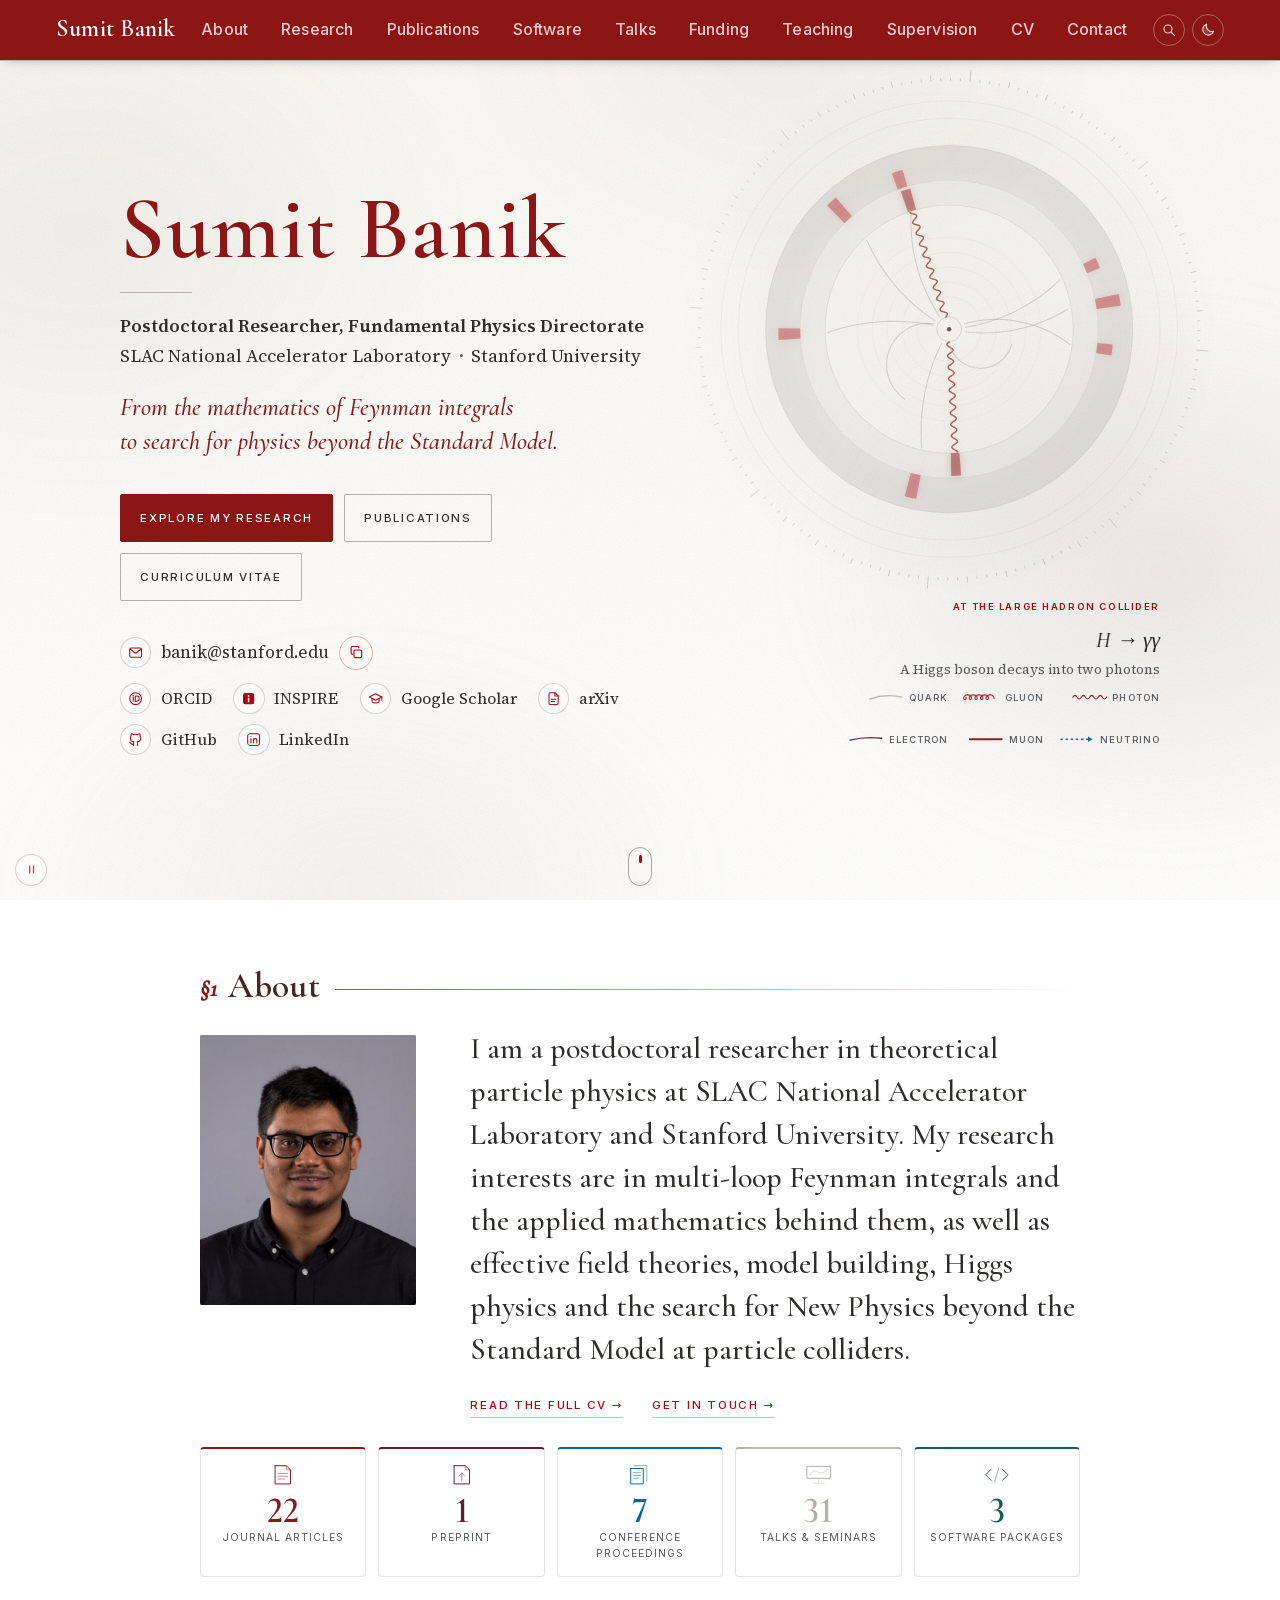
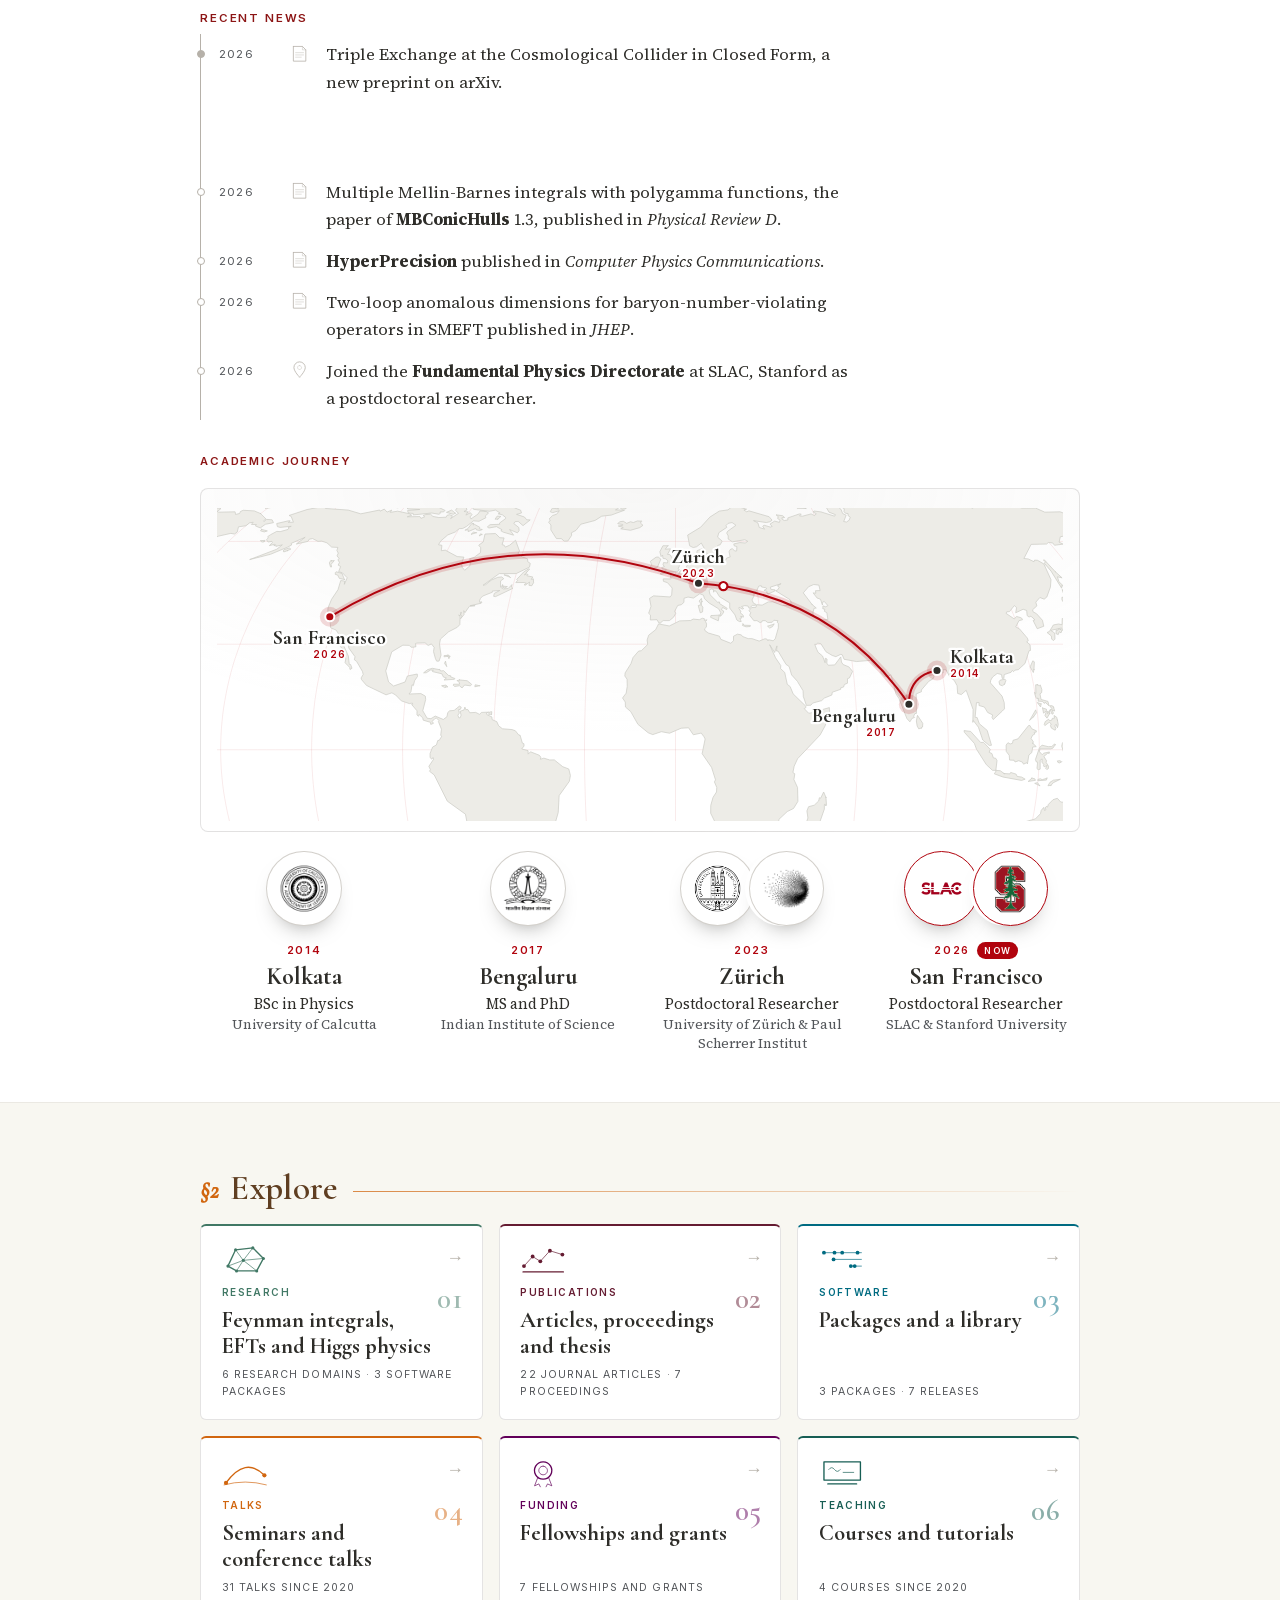
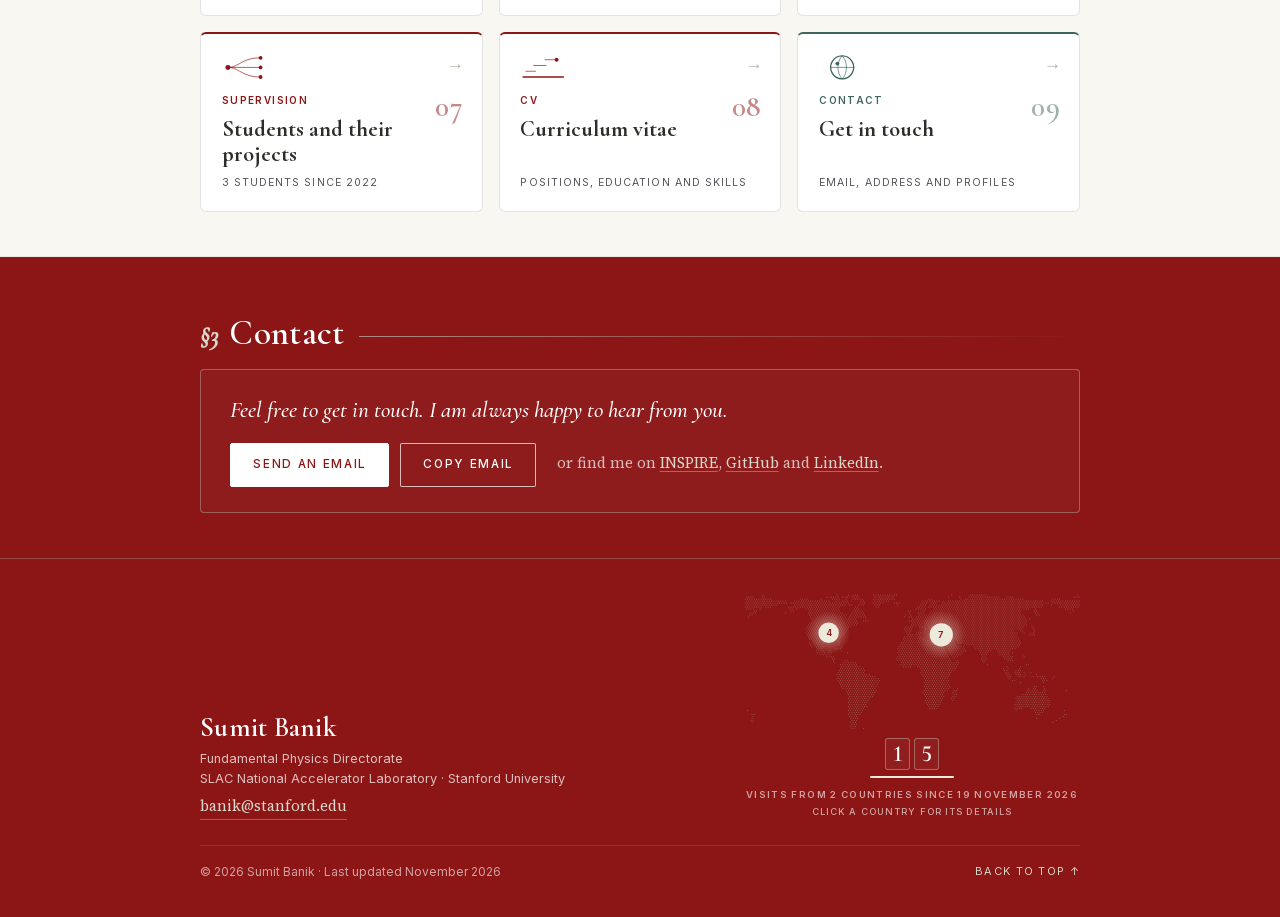
<file: index.html>
<!doctype html>
<html lang="en">
<head>
<meta charset="utf-8">
<meta name="viewport" content="width=device-width, initial-scale=1">
<title>Sumit Banik | Theoretical Particle Physics</title>
<meta name="description" content="Sumit Banik, theoretical particle physicist at SLAC and Stanford, working on Feynman integrals, Mellin-Barnes and hypergeometric methods, Higgs physics and physics beyond the Standard Model.">
<meta name="author" content="Sumit Banik">
<link rel="canonical" href="https://sumitbanikgit.github.io/">
<meta name="color-scheme" content="light">
<meta name="theme-color" content="#8c1515">
<meta name="google-site-verification" content="J_Jvw2FJX-3FkRbdrWuaTEjCMIrBDiNggvvBCp2Pl-k">
<meta property="og:type" content="profile">
<meta property="og:title" content="Sumit Banik">
<meta property="og:description" content="Sumit Banik, theoretical particle physicist at SLAC and Stanford, working on Feynman integrals, Mellin-Barnes and hypergeometric methods, Higgs physics and physics beyond the Standard Model.">
<meta property="og:url" content="https://sumitbanikgit.github.io/">
<meta property="og:image" content="https://sumitbanikgit.github.io/assets/card.png">
<meta property="og:image:width" content="1200">
<meta property="og:image:height" content="630">
<meta property="og:image:alt" content="Sumit Banik, Postdoctoral Researcher, Fundamental Physics Directorate, SLAC National Accelerator Laboratory and Stanford University">
<meta name="twitter:card" content="summary_large_image">
<link rel="icon" href="favicon.ico?v=6ac7440e" sizes="32x32">
<link rel="icon" href="assets/favicon.svg?v=6ac7440e" type="image/svg+xml">
<link rel="apple-touch-icon" href="assets/apple-touch-icon.png?v=6ac7440e">
<link rel="preload" href="assets/fonts/cormorant-garamond-normal-latin.woff2" as="font" type="font/woff2" crossorigin>
<link rel="preload" href="assets/fonts/source-serif-4-normal-latin.woff2" as="font" type="font/woff2" crossorigin>
<link rel="preload" href="assets/fonts/inter-normal-latin.woff2" as="font" type="font/woff2" crossorigin>
<link rel="stylesheet" href="assets/fonts/fonts.css?v=6ac7587c">
<link rel="stylesheet" href="assets/style.css?v=6aff3965">
<script type="application/ld+json">{"@context": "https://schema.org", "@type": "Person", "name": "Sumit Banik", "givenName": "Sumit", "familyName": "Banik", "honorificSuffix": "PhD", "jobTitle": "Postdoctoral Researcher", "worksFor": [{"@type": "Organization", "name": "SLAC National Accelerator Laboratory"}, {"@type": "CollegeOrUniversity", "name": "Stanford University"}], "alumniOf": [{"@type": "CollegeOrUniversity", "name": "Indian Institute of Science"}, {"@type": "CollegeOrUniversity", "name": "University of Calcutta"}], "email": "mailto:banik@stanford.edu", "url": "https://sumitbanikgit.github.io/", "knowsAbout": ["Feynman integrals", "Mellin-Barnes integrals", "hypergeometric functions", "GKZ hypergeometric systems", "Higgs physics", "two-Higgs-doublet models", "Higgs triplets", "leptoquarks", "beyond the Standard Model", "collider phenomenology", "effective field theory", "SMEFT", "renormalization group", "cosmological collider physics", "computer algebra"], "workLocation": {"@type": "Place", "name": "SLAC National Accelerator Laboratory", "address": {"@type": "PostalAddress", "streetAddress": "2575 Sand Hill Road", "addressLocality": "Menlo Park", "addressRegion": "CA", "postalCode": "94025", "addressCountry": "US"}}, "image": "https://sumitbanikgit.github.io/assets/portrait.jpg", "sameAs": ["https://orcid.org/0000-0002-5869-5293", "https://inspirehep.net/authors/1810309", "https://scholar.google.com/citations?user=dNGju0YAAAAJ&hl=en", "https://github.com/SumitBanikGit", "https://www.linkedin.com/in/waytosumitbanik"]}</script>
<script>document.documentElement.classList.add("js");try{if(!sessionStorage.getItem("sb-intro")&&!matchMedia("(prefers-reduced-motion: reduce)").matches){document.documentElement.classList.add("intro-on");sessionStorage.setItem("sb-intro","1")}}catch(e){}try{if(localStorage.getItem("sb-still")==="1")document.documentElement.classList.add("still")}catch(e){}try{var t=localStorage.getItem("sb-theme");if(t==="dark"||(!t&&matchMedia("(prefers-color-scheme: dark)").matches))document.documentElement.setAttribute("data-theme","dark")}catch(e){}</script>
</head>
<body id="top" class="page-index">
<div class="intro" aria-hidden="true"><svg viewBox="-100 -60 200 120" preserveAspectRatio="xMidYMid slice"><g class="det"><circle class="ly" cx="0" cy="0" r="9" style="--d:0.12s"/><circle class="ly" cx="0" cy="0" r="21" style="--d:0.20s"/><circle class="ly" cx="0" cy="0" r="34" style="--d:0.28s"/><circle class="ly" cx="0" cy="0" r="52" style="--d:0.36s"/></g><g class="trs"><path class="tr" pathLength="1" style="--d:0.660s;--t:0.62s" d="M0 0A39.4 39.4 0 0 0 37.9 -38.8"/><path class="tr" pathLength="1" style="--d:0.674s;--t:0.62s" d="M0 0A27.3 27.3 0 0 0 34.0 -31.9"/><path class="tr" pathLength="1" style="--d:0.688s;--t:0.62s" d="M0 0A58.2 58.2 0 0 0 89.3 -26.0"/><path class="tr" pathLength="1" style="--d:0.702s;--t:0.62s" d="M0 0A27.6 27.6 0 0 0 46.7 3.4"/><path class="tr" pathLength="1" style="--d:0.716s;--t:0.62s" d="M0 0A29.5 29.5 0 0 0 43.9 23.4"/><path class="tr" pathLength="1" style="--d:0.730s;--t:0.62s" d="M0 0A114.7 114.7 0 0 0 8.0 67.0"/><path class="tr" pathLength="1" style="--d:0.744s;--t:0.62s" d="M0 0A36.2 36.2 0 0 1 -32.6 11.3"/><path class="tr" pathLength="1" style="--d:0.758s;--t:0.62s" d="M0 0A55.8 55.8 0 0 1 -43.0 8.5"/><path class="tr hard" pathLength="1" style="--d:0.772s;--t:0.42s" d="M0 0A212.5 212.5 0 0 1 -51.1 4.2"/><path class="tr" pathLength="1" style="--d:0.786s;--t:0.62s" d="M0 0A101.5 101.5 0 0 1 -45.5 -21.9"/><path class="tr hard" pathLength="1" style="--d:0.800s;--t:0.42s" d="M0 0A219.4 219.4 0 0 1 -50.5 -34.9"/><path class="tr" pathLength="1" style="--d:0.814s;--t:0.62s" d="M0 0A35.7 35.7 0 0 1 46.2 -52.2"/><path class="tr hard" pathLength="1" style="--d:0.828s;--t:0.42s" d="M0 0A292.0 292.0 0 0 0 -23.4 -53.9"/><path class="tr" pathLength="1" style="--d:0.842s;--t:0.62s" d="M0 0A28.7 28.7 0 0 1 52.9 -13.5"/><path class="tr" pathLength="1" style="--d:0.856s;--t:0.62s" d="M0 0A158.8 158.8 0 0 1 65.4 -60.2"/><path class="tr hard" pathLength="1" style="--d:0.870s;--t:0.42s" d="M0 0A203.9 203.9 0 0 0 32.3 -45.6"/><path class="tr" pathLength="1" style="--d:0.884s;--t:0.62s" d="M0 0A40.2 40.2 0 0 0 4.4 -71.3"/><path class="tr nu" pathLength="1" style="--d:0.70s;--t:.5s" d="M0 0L59.1 74.4"/><path class="tr nu" pathLength="1" style="--d:0.73s;--t:.5s" d="M0 0L-69.0 -65.3"/></g><circle class="flash" cx="0" cy="0" r="6"/></svg><div class="pr l"><svg viewBox="-10 -10 20 20"><circle class="pr-body" r="9"/><g class="qs"><circle class="q" cx="0.00" cy="-4.30" r="1.9"/><circle class="q" cx="3.72" cy="2.15" r="1.9"/><circle class="q d" cx="-3.72" cy="2.15" r="1.9"/></g></svg></div><div class="pr r"><svg viewBox="-10 -10 20 20"><circle class="pr-body" r="9"/><g class="qs"><circle class="q" cx="-0.00" cy="-4.30" r="1.9"/><circle class="q" cx="-3.72" cy="2.15" r="1.9"/><circle class="q d" cx="3.72" cy="2.15" r="1.9"/></g></svg></div></div>
<a class="skip" href="#main">Skip to content</a>

<div class="navbar">
  <div class="wrap nav-inner">
    <a class="brand" href="index.html">Sumit Banik</a>
    <nav aria-label="Pages"><div class="nav-item"><a href="#about">About</a><div class="nav-drop"><a href="#about"><span class="nd-t">About me</span></a><a href="#recent-news"><span class="nd-t">Recent news</span></a><a href="#academic-journey"><span class="nd-t">Academic journey</span><span class="nd-n">Kolkata to San Francisco</span></a><a href="#explore"><span class="nd-t">Explore the site</span></a></div></div><div class="nav-item"><a href="research.html">Research</a><div class="nav-drop"><a class="nd-page" href="research.html">Research page <span aria-hidden="true">→</span></a><a href="research.html#top"><span class="nd-t">A tour of my papers</span><span class="nd-n">30 animated slides</span></a><a href="research.html#research-domains"><span class="nd-t">Research domains</span></a><a href="research.html#selected-work"><span class="nd-t">Selected work</span></a><a href="research.html#a-map-of-the-papers"><span class="nd-t">A map of the papers</span><span class="nd-n">Placed by what they are about</span></a><a href="research.html#one-integral-two-series"><span class="nd-t">One integral, two series</span><span class="nd-n">Two series on a slider</span></a></div></div><div class="nav-item"><a href="publications.html">Publications</a><div class="nav-drop"><a class="nd-page" href="publications.html">Publications page <span aria-hidden="true">→</span></a><a href="publications.html#preprints"><span class="nd-t">Preprints</span><span class="nd-n">One paper</span></a><a href="publications.html#journal-articles"><span class="nd-t">Journal articles</span><span class="nd-n">22 papers</span></a><a href="publications.html#conference-proceedings"><span class="nd-t">Conference proceedings</span><span class="nd-n">7 contributions</span></a><a href="publications.html#thesis"><span class="nd-t">PhD thesis</span><span class="nd-n">IISc, 2022</span></a></div></div><div class="nav-item"><a href="software.html">Software</a><div class="nav-drop"><a class="nd-page" href="software.html">Software page <span aria-hidden="true">→</span></a><a href="software.html#mbconichulls"><span class="nd-t">MBConicHulls</span><span class="nd-n">Mellin-Barnes integrals as hypergeometric series</span></a><a href="software.html#feyngkz"><span class="nd-t">FeynGKZ</span><span class="nd-n">Feynman integrals from GKZ hypergeometric systems</span></a><a href="software.html#hyperprecision"><span class="nd-t">HyperPrecision</span><span class="nd-n">Hypergeometric functions to high precision</span></a><a href="software.html#slq-rg"><span class="nd-t">SLQ-RG</span><span class="nd-n">Two-loop RG equations of the SM with five scalar leptoquarks</span></a></div></div><div class="nav-item"><a href="talks.html">Talks</a><div class="nav-drop"><a class="nd-page" href="talks.html">Talks page <span aria-hidden="true">→</span></a><a href="talks.html#talks"><span class="nd-t">Recent talks</span><span class="nd-n">The latest 6</span></a><a href="talks.html#earlier-talks"><span class="nd-t">Earlier talks</span><span class="nd-n">25 more since 2020</span></a></div></div><div class="nav-item"><a href="funding.html">Funding</a><div class="nav-drop"><a class="nd-page" href="funding.html">Funding page <span aria-hidden="true">→</span></a><a href="funding.html#postdoctoral-fellowships-and-grants"><span class="nd-t">Postdoctoral fellowships and grants</span></a><a href="funding.html#doctoral-and-masters-fellowships"><span class="nd-t">Doctoral and master’s fellowships</span></a></div></div><div class="nav-item"><a href="teaching.html">Teaching</a><div class="nav-drop"><a class="nd-page" href="teaching.html">Teaching page <span aria-hidden="true">→</span></a><a href="teaching.html#proseminar-theoretische-physik"><span class="nd-t">Proseminar Theoretische Physik</span><span class="nd-n">Universität Zürich, 2025</span></a><a href="teaching.html#flavour-physics"><span class="nd-t">Flavour Physics</span><span class="nd-n">Universität Zürich, 2024</span></a><a href="teaching.html#quantum-field-theory-i"><span class="nd-t">Quantum Field Theory I</span><span class="nd-n">ETH Zürich, 2023</span></a><a href="teaching.html#introductory-physics-ii"><span class="nd-t">Introductory Physics II</span><span class="nd-n">Indian Institute of Science, 2020</span></a></div></div><div class="nav-item"><a href="supervision.html">Supervision</a><div class="nav-drop"><a class="nd-page" href="supervision.html">Supervision page <span aria-hidden="true">→</span></a><a href="supervision.html#corentin-eggenspieler"><span class="nd-t">Corentin Eggenspieler</span><span class="nd-n">Master’s student, 2025</span></a><a href="supervision.html#banurega-shanmuganathan"><span class="nd-t">Banurega Shanmuganathan</span><span class="nd-n">Bachelor’s student, 2024</span></a><a href="supervision.html#mathieu-ferey"><span class="nd-t">Mathieu Ferey</span><span class="nd-n">Master’s student, 2022</span></a></div></div><div class="nav-item"><a href="cv.html">CV</a><div class="nav-drop"><a class="nd-page" href="cv.html">CV page <span aria-hidden="true">→</span></a><a href="cv.html#positions"><span class="nd-t">Positions</span></a><a href="cv.html#education"><span class="nd-t">Education</span></a><a href="cv.html#fellowships-and-grants"><span class="nd-t">Fellowships and grants</span></a><a href="cv.html#research-interests"><span class="nd-t">Research interests</span></a><a href="cv.html#computing"><span class="nd-t">Computing</span></a><a href="cv.html#refereeing"><span class="nd-t">Refereeing</span></a><a href="assets/cv/Sumit_Banik_CV.pdf"><span class="nd-t">Download the CV (PDF)</span></a></div></div><div class="nav-item"><a href="contact.html">Contact</a><div class="nav-drop"><a class="nd-page" href="contact.html">Contact page <span aria-hidden="true">→</span></a><a href="mailto:banik@stanford.edu"><span class="nd-t">Write to me</span><span class="nd-n">banik@stanford.edu</span></a><a href="contact.html#reach"><span class="nd-t">Address and profiles</span></a></div></div></nav>
    <div class="nav-tools"><button class="ss-btn" type="button" aria-label="Search the site" title="Search the site (press /)"><svg viewBox="0 0 24 24" aria-hidden="true"><circle cx="10.5" cy="10.5" r="6"/><path d="M15 15l5 5"/></svg></button><button class="theme-toggle" type="button" aria-pressed="false" aria-label="Dark mode" title="Switch to dark mode"><svg viewBox="0 0 24 24" aria-hidden="true"><g class="tt-sun"><circle cx="12" cy="12" r="4.2"/><path d="M12 2.6v2.1M12 19.3v2.1M2.6 12h2.1M19.3 12h2.1M5.4 5.4l1.5 1.5M17.1 17.1l1.5 1.5M5.4 18.6l1.5-1.5M17.1 6.9l1.5-1.5"/></g><path class="tt-moon" d="M19.5 14.6A8 8 0 0 1 9.4 4.5a8 8 0 1 0 10.1 10.1z"/></svg></button></div>
  </div>
</div>

<header class="masthead hero">
  <div class="aurora" aria-hidden="true"></div>
  <canvas class="field" aria-hidden="true"></canvas>
  <div class="wrap hero-inner">
   <div class="hero-text">
    <h1><a class="name" href="#about" aria-label="Sumit Banik"><span class="w" aria-hidden="true"><span class="ch" style="--i:0">S</span><span class="ch" style="--i:1">u</span><span class="ch" style="--i:2">m</span><span class="ch" style="--i:3">i</span><span class="ch" style="--i:4">t</span></span> <span class="w" aria-hidden="true"><span class="ch" style="--i:6">B</span><span class="ch" style="--i:7">a</span><span class="ch" style="--i:8">n</span><span class="ch" style="--i:9">i</span><span class="ch" style="--i:10">k</span></span></a></h1>
    <div class="who">
      <span class="role">Postdoctoral Researcher, <a href="https://fundamentalphysics.slac.stanford.edu/">Fundamental Physics Directorate</a></span>
      <span class="org"><a href="https://theory.slac.stanford.edu/">SLAC National Accelerator Laboratory</a>
        <span class="sep">·</span> <a href="https://www.stanford.edu/">Stanford University</a></span>
    </div>
    <p class="tagline">From the mathematics of Feynman integrals <br class="hero-br">to search for physics beyond the Standard&nbsp;Model.</p>
    <div class="hero-cta">
      <a class="btn solid" href="research.html">Explore my research</a>
      <a class="btn" href="publications.html">Publications</a>
      <a class="btn" href="cv.html">Curriculum vitae</a>
    </div>
    <div class="contact">
      <div class="hero-mail"><a class="email" href="mailto:banik@stanford.edu"><svg class="ico" viewBox="0 0 24 24" aria-hidden="true" fill="none" stroke="currentColor" stroke-width="1.6" stroke-linecap="round" stroke-linejoin="round"><rect x="3" y="5" width="18" height="14" rx="2"/><path d="m3.5 6.5 8.5 6.5 8.5-6.5"/></svg>banik@stanford.edu</a><button class="copy-mail" type="button" data-copy="banik@stanford.edu" aria-label="Copy the email address" title="Copy the email address"><svg viewBox="0 0 24 24" aria-hidden="true"><path class="cm-b" d="M15.5 5.5V5A1.5 1.5 0 0 0 14 3.5H6A1.5 1.5 0 0 0 4.5 5v8A1.5 1.5 0 0 0 6 14.5h.5"/><rect class="cm-a" x="8.5" y="8.5" width="11" height="11" rx="2"/><path class="cm-ok" pathLength="1" d="M5.5 12.5l4 4L18.5 7.5"/></svg><span class="cm-tip" aria-hidden="true">Copied</span></button><span class="sr-only" role="status" aria-live="polite"></span><script>
(function () {                              // copy the email address with one click, and say so
  var b = document.querySelector('.copy-mail');
  if (!b) return;
  if (!(navigator.clipboard && window.isSecureContext)) { b.remove(); return; }
  var said = b.nextElementSibling, timer;
  b.addEventListener('click', function () {
    navigator.clipboard.writeText(b.getAttribute('data-copy')).then(function () {
      b.classList.add('done'); said.textContent = 'Email address copied';
      clearTimeout(timer);
      timer = setTimeout(function () { b.classList.remove('done'); said.textContent = ''; }, 2200);
    }).catch(function () {});
  });
})();
</script></div>
      <nav class="profiles" aria-label="Research profiles">
        <a href="https://orcid.org/0000-0002-5869-5293"><svg class="ico" viewBox="0 0 24 24" aria-hidden="true" fill="none" stroke="currentColor" stroke-width="1.6" stroke-linecap="round" stroke-linejoin="round"><circle cx="12" cy="12" r="9"/><path d="M8.5 10v6"/><circle cx="8.5" cy="7.6" r=".4" fill="currentColor"/><path d="M11.5 16V8h2a4 4 0 0 1 0 8h-2z"/></svg>ORCID</a>
        <a href="https://inspirehep.net/authors/1810309"><svg class="ico" viewBox="0 0 24 24" aria-hidden="true" fill="none" stroke="currentColor" stroke-width="1.6" stroke-linecap="round" stroke-linejoin="round"><path fill="currentColor" stroke="none" fill-rule="evenodd" d="M7 3.5h10A3.5 3.5 0 0 1 20.5 7v10a3.5 3.5 0 0 1-3.5 3.5H7A3.5 3.5 0 0 1 3.5 17V7A3.5 3.5 0 0 1 7 3.5ZM12 6.6a1.45 1.45 0 1 0 0 2.9a1.45 1.45 0 1 0 0-2.9ZM10.8 10.9v6.6h2.4v-6.6Z"/></svg>INSPIRE</a>
        <a href="https://scholar.google.com/citations?user=dNGju0YAAAAJ&hl=en"><svg class="ico" viewBox="0 0 24 24" aria-hidden="true" fill="none" stroke="currentColor" stroke-width="1.6" stroke-linecap="round" stroke-linejoin="round"><path d="m2.5 9.5 9.5-5 9.5 5-9.5 5z"/><path d="M6.5 11.6v4.2c0 1.5 2.5 3 5.5 3s5.5-1.5 5.5-3v-4.2"/><path d="M21.5 9.5v5"/></svg>Google Scholar</a>
        <a href="https://arxiv.org/search/?query=Banik%2C+Sumit&searchtype=author"><svg class="ico" viewBox="0 0 24 24" aria-hidden="true" fill="none" stroke="currentColor" stroke-width="1.6" stroke-linecap="round" stroke-linejoin="round"><path d="M14 3H7a2 2 0 0 0-2 2v14a2 2 0 0 0 2 2h10a2 2 0 0 0 2-2V8z"/><path d="M14 3v5h5"/><path d="M8.5 13h7M8.5 16.5h5"/></svg>arXiv</a>
        <a href="https://github.com/SumitBanikGit"><svg class="ico" viewBox="0 0 24 24" aria-hidden="true" fill="none" stroke="currentColor" stroke-width="1.6" stroke-linecap="round" stroke-linejoin="round"><path d="M9 19c-4.3 1.4-4.3-2.5-6-3m12 5v-3.5c0-1 .1-1.4-.5-2 2.8-.3 5.5-1.4 5.5-6a4.6 4.6 0 0 0-1.3-3.2 4.2 4.2 0 0 0-.1-3.2s-1.1-.3-3.5 1.3a12.3 12.3 0 0 0-6.2 0C6.5 2.8 5.4 3.1 5.4 3.1a4.2 4.2 0 0 0-.1 3.2A4.6 4.6 0 0 0 4 9.5c0 4.6 2.7 5.7 5.5 6-.6.6-.6 1.2-.5 2V21"/></svg>GitHub</a>
        <a href="https://www.linkedin.com/in/waytosumitbanik"><svg class="ico" viewBox="0 0 24 24" aria-hidden="true" fill="none" stroke="currentColor" stroke-width="1.6" stroke-linecap="round" stroke-linejoin="round"><rect x="3" y="3" width="18" height="18" rx="3"/><path d="M8 10.5V17M8 7.5v.01M12 17v-6.5M12 13.5c0-1.7 1.2-3 2.7-3s2.3 1 2.3 3V17"/></svg>LinkedIn</a>
      </nav>
    </div>
   </div>
   <div class="hero-stage" aria-hidden="true" title="Click for a new collision"><div class="ev-mini"><p class="ev-kicker">At the Large Hadron Collider</p><p class="ev-label"></p><p class="ev-say"></p></div></div>
   <div class="ev" aria-hidden="true">
     <p class="ev-kicker">At the Large Hadron Collider</p>
     <p class="ev-label"></p>
     <p class="ev-say"></p>
     <ul class="ev-legend"><li><svg viewBox="0 0 36 10"><path class="lg-q" d="M1 7 Q18 1 35 5"/></svg>Quark</li><li><svg viewBox="0 0 36 10"><path class="lg-g" d="M1.00 5.00 L1.18 5.93 L1.03 6.74 L0.62 7.32 L0.06 7.59 L-0.54 7.51 L-1.04 7.09 L-1.34 6.40 L-1.35 5.52 L-1.01 4.57 L-0.34 3.68 L0.64 2.96 L1.83 2.52 L3.12 2.41 L4.39 2.64 L5.52 3.19 L6.39 3.98 L6.95 4.91 L7.16 5.85 L7.04 6.67 L6.66 7.28 L6.10 7.58 L5.50 7.53 L4.99 7.15 L4.66 6.48 L4.62 5.61 L4.92 4.66 L5.57 3.76 L6.51 3.02 L7.69 2.55 L8.98 2.40 L10.26 2.60 L11.40 3.12 L12.30 3.90 L12.89 4.81 L13.14 5.76 L13.05 6.60 L12.69 7.23 L12.15 7.56 L11.55 7.55 L11.01 7.20 L10.67 6.55 L10.60 5.70 L10.86 4.75 L11.47 3.84 L12.39 3.08 L13.55 2.58 L14.83 2.40 L16.12 2.57 L17.28 3.06 L18.21 3.81 L18.84 4.72 L19.11 5.67 L19.05 6.53 L18.71 7.18 L18.19 7.54 L17.59 7.57 L17.04 7.25 L16.67 6.63 L16.57 5.79 L16.80 4.85 L17.38 3.92 L18.28 3.15 L19.41 2.61 L20.69 2.40 L21.98 2.54 L23.16 3.00 L24.12 3.73 L24.77 4.63 L25.08 5.58 L25.06 6.45 L24.74 7.13 L24.23 7.52 L23.63 7.58 L23.07 7.29 L22.68 6.70 L22.55 5.88 L22.75 4.94 L23.30 4.01 L24.16 3.21 L25.28 2.65 L26.55 2.41 L27.84 2.51 L29.04 2.94 L30.02 3.65 L30.71 4.54 L31.05 5.49 L31.06 6.37"/></svg>Gluon</li><li><svg viewBox="0 0 36 10"><path class="lg-a" d="M1 5 q2.25 -4 4.5 0 t4.5 0 t4.5 0 t4.5 0 t4.5 0 t4.5 0 t4.5 0 t4.5 0"/></svg>Photon</li><li><svg viewBox="0 0 36 10"><path class="lg-e" d="M1 6 Q18 2 35 4"/></svg>Electron</li><li><svg viewBox="0 0 36 10"><path class="lg-m" d="M1 5 H35"/></svg>Muon</li><li><svg viewBox="0 0 36 10"><path class="lg-n" d="M1 5 H31"/><path class="lg-n-head" d="M30 2 L35 5 L30 8 Z"/></svg>Neutrino</li></ul>
   </div>
  </div>
  <a class="scroll-cue" href="#about" aria-label="Scroll to the About section"><span></span></a>
<button class="motion-toggle" type="button" aria-pressed="false" aria-label="Pause the animations" title="Pause the animations on every page"><svg viewBox="0 0 24 24" aria-hidden="true"><path class="mt-pause" d="M9 6.5v11M15 6.5v11"/><path class="mt-play" d="M8.5 6.2v11.6l9.4-5.8z"/></svg></button>
</header>

<main id="main" class="wrap">

<section class="chapter" id="about">
<h2 class="chapter-title">About</h2>
<div class="about-grid">
<figure class="portrait-frame" data-hold="1500"><img class="portrait" src="assets/portrait.jpg?v=6abce224" alt="Portrait of Sumit Banik" width="560" height="700"></figure>
<div class="about-text">
<p class="statement" data-hold="2600">I am a postdoctoral researcher in theoretical particle physics at SLAC
National Accelerator Laboratory and Stanford University. My research interests
are in multi-loop Feynman integrals and the applied mathematics behind them, as
well as effective field theories, model building, Higgs physics and the search
for New Physics beyond the Standard Model at particle colliders.</p>
<p class="about-links"><a href="cv.html">Read the full CV <span aria-hidden="true">→</span></a>
<a href="contact.html">Get in touch <span aria-hidden="true">→</span></a></p>
</div>
</div>

<div class="stats">
  <a class="stat art" href="publications.html#journal-articles"><svg class="ix" viewBox="0 0 48 30" aria-hidden="true"><path pathLength="1" d="M13 2H29L35 8V28H13Z"/><path class="thin" pathLength="1" d="M29 2V8H35M17 13H31M17 17H31M17 21H27"/></svg><span class="n">22</span><span class="l">journal articles</span></a>
  <a class="stat pre" href="publications.html#preprints"><svg class="ix" viewBox="0 0 48 30" aria-hidden="true"><path pathLength="1" d="M13 2H29L35 8V28H13Z"/><path class="thin" pathLength="1" d="M29 2V8H35M24 24V12.5M19.5 17L24 12.5L28.5 17"/></svg><span class="n">1</span><span class="l">preprint</span></a>
  <a class="stat proc" href="publications.html#conference-proceedings"><svg class="ix" viewBox="0 0 48 30" aria-hidden="true"><path pathLength="1" d="M11 6H29V28H11Z"/><path class="thin" pathLength="1" d="M16 2H34V24M15 12H25M15 16H25M15 20H22"/></svg><span class="n">7</span><span class="l">conference proceedings</span></a>
  <a class="stat talk" href="talks.html#talks"><svg class="ix" viewBox="0 0 48 30" aria-hidden="true"><path pathLength="1" d="M7 3H41V20H7Z"/><path class="thin" pathLength="1" d="M24 20V27M16 27H32M11 15Q17 6 23 11T37 7"/></svg><span class="n">31</span><span class="l">talks &amp; seminars</span></a>
  <a class="stat code" href="software.html#packages"><svg class="ix" viewBox="0 0 48 30" aria-hidden="true"><path pathLength="1" d="M16 7L8 15L16 23M32 7L40 15L32 23"/><path class="thin" pathLength="1" d="M27 5L21 25"/></svg><span class="n">3</span><span class="l">software packages</span></a>
</div>

<h3 class="sect" id="recent-news">Recent news<a class="sec-link" href="#recent-news" aria-hidden="true" tabindex="-1"><svg viewBox="0 0 24 24"><path d="M10 14a4 4 0 0 0 5.66 0l3-3a4 4 0 0 0-5.66-5.66l-1.1 1.1"/><path d="M14 10a4 4 0 0 0-5.66 0l-3 3a4 4 0 0 0 5.66 5.66l1.1-1.1"/></svg></a></h3>
<ul class="news">
<li><span class="when">2026</span><svg class="ix" viewBox="0 0 48 30" aria-hidden="true"><path pathLength="1" d="M13 2H29L35 8V28H13Z"/><path class="thin" pathLength="1" d="M29 2V8H35M17 13H31M17 17H31M17 21H27"/></svg><a class="news-link" href="publications.html#arxiv-2611.20356">Triple Exchange at the Cosmological Collider in Closed Form, a new preprint on arXiv.&nbsp;<span class="nl-go" aria-hidden="true">→</span></a></li>
<li><span class="when">2026</span><svg class="ix" viewBox="0 0 48 30" aria-hidden="true"><path pathLength="1" d="M7 3H41V20H7Z"/><path class="thin" pathLength="1" d="M24 20V27M16 27H32M11 15Q17 6 23 11T37 7"/></svg><a class="news-link" href="talks.html#talk-2026-fcc-precision-calculations-wg">Invited virtual talk at <b>CERN</b>, FCC Precision Calculations Working Group.&nbsp;<span class="nl-go" aria-hidden="true">→</span></a></li>
<li><span class="when">2026</span><svg class="ix" viewBox="0 0 48 30" aria-hidden="true"><path pathLength="1" d="M13 2H29L35 8V28H13Z"/><path class="thin" pathLength="1" d="M29 2V8H35M17 13H31M17 17H31M17 21H27"/></svg><a class="news-link" href="publications.html#arxiv-2512.19803">Multiple Mellin-Barnes integrals with polygamma functions, the paper of <b>MBConicHulls</b> 1.3, published in <i>Physical Review D</i>.&nbsp;<span class="nl-go" aria-hidden="true">→</span></a></li>
<li><span class="when">2026</span><svg class="ix" viewBox="0 0 48 30" aria-hidden="true"><path pathLength="1" d="M13 2H29L35 8V28H13Z"/><path class="thin" pathLength="1" d="M29 2V8H35M17 13H31M17 17H31M17 21H27"/></svg><a class="news-link" href="software.html#hyperprecision"><b>HyperPrecision</b> published in <i>Computer Physics Communications</i>.&nbsp;<span class="nl-go" aria-hidden="true">→</span></a></li>
<li><span class="when">2026</span><svg class="ix" viewBox="0 0 48 30" aria-hidden="true"><path pathLength="1" d="M13 2H29L35 8V28H13Z"/><path class="thin" pathLength="1" d="M29 2V8H35M17 13H31M17 17H31M17 21H27"/></svg><a class="news-link" href="publications.html#arxiv-2510.08682">Two-loop anomalous dimensions for baryon-number-violating operators in SMEFT published in <i>JHEP</i>.&nbsp;<span class="nl-go" aria-hidden="true">→</span></a></li>
<li><span class="when">2026</span><svg class="ix" viewBox="0 0 48 30" aria-hidden="true"><path pathLength="1" d="M24 28C24 28 14 18 14 11A10 10 0 1 1 34 11C34 18 24 28 24 28Z"/><path class="thin" pathLength="1" d="M24 7.5A3.5 3.5 0 1 1 23.9 7.5Z"/></svg><a class="news-link" href="cv.html#positions">Joined the <b>Fundamental Physics Directorate</b> at SLAC, Stanford as a postdoctoral researcher.&nbsp;<span class="nl-go" aria-hidden="true">→</span></a></li>
</ul>

<h3 class="sect" id="academic-journey">Academic journey<a class="sec-link" href="#academic-journey" aria-hidden="true" tabindex="-1"><svg viewBox="0 0 24 24"><path d="M10 14a4 4 0 0 0 5.66 0l3-3a4 4 0 0 0-5.66-5.66l-1.1 1.1"/><path d="M14 10a4 4 0 0 0-5.66 0l-3 3a4 4 0 0 0 5.66 5.66l1.1-1.1"/></svg></a></h3>
<figure class="journey-map" data-hold="5600"><svg viewBox="96 16 930 344" role="img" aria-label="Academic journey through Kolkata 2014, Bengaluru 2017, Zürich 2023, San Francisco 2026"><path class="jm-grat" d="M25.6 397.9L35.2 397.9L44.8 397.9L54.4 397.9L63.9 397.9L73.5 397.9L83.1 397.9L92.7 397.9L102.2 397.9L111.8 397.9L121.4 397.9L130.9 397.9L140.5 397.9L150.1 397.9L159.7 397.9L169.2 397.9L178.8 397.9L188.4 397.9L198.0 397.9L207.5 397.9L217.1 397.9L226.7 397.9L236.2 397.9L245.8 397.9L255.4 397.9L265.0 397.9L274.5 397.9L284.1 397.9L293.7 397.9L303.2 397.9L312.8 397.9L322.4 397.9L332.0 397.9L341.5 397.9L351.1 397.9L360.7 397.9L370.3 397.9L379.8 397.9L389.4 397.9L399.0 397.9L408.5 397.9L418.1 397.9L427.7 397.9L437.3 397.9L446.8 397.9L456.4 397.9L466.0 397.9L475.6 397.9L485.1 397.9L494.7 397.9L504.3 397.9L513.8 397.9L523.4 397.9L533.0 397.9L542.6 397.9L552.1 397.9L561.7 397.9L571.3 397.9L580.9 397.9L590.4 397.9L600.0 397.9L609.6 397.9L619.1 397.9L628.7 397.9L638.3 397.9L647.9 397.9L657.4 397.9L667.0 397.9L676.6 397.9L686.2 397.9L695.7 397.9L705.3 397.9L714.9 397.9L724.4 397.9L734.0 397.9L743.6 397.9L753.2 397.9L762.7 397.9L772.3 397.9L781.9 397.9L791.5 397.9L801.0 397.9L810.6 397.9L820.2 397.9L829.7 397.9L839.3 397.9L848.9 397.9L858.5 397.9L868.0 397.9L877.6 397.9L887.2 397.9L896.8 397.9L906.3 397.9L915.9 397.9L925.5 397.9L935.0 397.9L944.6 397.9L954.2 397.9L963.8 397.9L973.3 397.9L982.9 397.9L992.5 397.9L1002.0 397.9L1011.6 397.9L1021.2 397.9L1030.8 397.9L1040.3 397.9L1049.9 397.9L1059.5 397.9L1069.1 397.9L1078.6 397.9L1088.2 397.9L1097.8 397.9L1107.3 397.9L1116.9 397.9L1126.5 397.9L1136.1 397.9L1145.6 397.9L1155.2 397.9L1164.8 397.9L1174.4 397.9M0.0 281.8L10.0 281.8L20.0 281.8L30.0 281.8L40.0 281.8L50.0 281.8L60.0 281.8L70.0 281.8L80.0 281.8L90.0 281.8L100.0 281.8L110.0 281.8L120.0 281.8L130.0 281.8L140.0 281.8L150.0 281.8L160.0 281.8L170.0 281.8L180.0 281.8L190.0 281.8L200.0 281.8L210.0 281.8L220.0 281.8L230.0 281.8L240.0 281.8L250.0 281.8L260.0 281.8L270.0 281.8L280.0 281.8L290.0 281.8L300.0 281.8L310.0 281.8L320.0 281.8L330.0 281.8L340.0 281.8L350.0 281.8L360.0 281.8L370.0 281.8L380.0 281.8L390.0 281.8L400.0 281.8L410.0 281.8L420.0 281.8L430.0 281.8L440.0 281.8L450.0 281.8L460.0 281.8L470.0 281.8L480.0 281.8L490.0 281.8L500.0 281.8L510.0 281.8L520.0 281.8L530.0 281.8L540.0 281.8L550.0 281.8L560.0 281.8L570.0 281.8L580.0 281.8L590.0 281.8L600.0 281.8L610.0 281.8L620.0 281.8L630.0 281.8L640.0 281.8L650.0 281.8L660.0 281.8L670.0 281.8L680.0 281.8L690.0 281.8L700.0 281.8L710.0 281.8L720.0 281.8L730.0 281.8L740.0 281.8L750.0 281.8L760.0 281.8L770.0 281.8L780.0 281.8L790.0 281.8L800.0 281.8L810.0 281.8L820.0 281.8L830.0 281.8L840.0 281.8L850.0 281.8L860.0 281.8L870.0 281.8L880.0 281.8L890.0 281.8L900.0 281.8L910.0 281.8L920.0 281.8L930.0 281.8L940.0 281.8L950.0 281.8L960.0 281.8L970.0 281.8L980.0 281.8L990.0 281.8L1000.0 281.8L1010.0 281.8L1020.0 281.8L1030.0 281.8L1040.0 281.8L1050.0 281.8L1060.0 281.8L1070.0 281.8L1080.0 281.8L1090.0 281.8L1100.0 281.8L1110.0 281.8L1120.0 281.8L1130.0 281.8L1140.0 281.8L1150.0 281.8L1160.0 281.8L1170.0 281.8L1180.0 281.8L1190.0 281.8L1200.0 281.8M25.6 165.7L35.2 165.7L44.8 165.7L54.4 165.7L63.9 165.7L73.5 165.7L83.1 165.7L92.7 165.7L102.2 165.7L111.8 165.7L121.4 165.7L130.9 165.7L140.5 165.7L150.1 165.7L159.7 165.7L169.2 165.7L178.8 165.7L188.4 165.7L198.0 165.7L207.5 165.7L217.1 165.7L226.7 165.7L236.2 165.7L245.8 165.7L255.4 165.7L265.0 165.7L274.5 165.7L284.1 165.7L293.7 165.7L303.2 165.7L312.8 165.7L322.4 165.7L332.0 165.7L341.5 165.7L351.1 165.7L360.7 165.7L370.3 165.7L379.8 165.7L389.4 165.7L399.0 165.7L408.5 165.7L418.1 165.7L427.7 165.7L437.3 165.7L446.8 165.7L456.4 165.7L466.0 165.7L475.6 165.7L485.1 165.7L494.7 165.7L504.3 165.7L513.8 165.7L523.4 165.7L533.0 165.7L542.6 165.7L552.1 165.7L561.7 165.7L571.3 165.7L580.9 165.7L590.4 165.7L600.0 165.7L609.6 165.7L619.1 165.7L628.7 165.7L638.3 165.7L647.9 165.7L657.4 165.7L667.0 165.7L676.6 165.7L686.2 165.7L695.7 165.7L705.3 165.7L714.9 165.7L724.4 165.7L734.0 165.7L743.6 165.7L753.2 165.7L762.7 165.7L772.3 165.7L781.9 165.7L791.5 165.7L801.0 165.7L810.6 165.7L820.2 165.7L829.7 165.7L839.3 165.7L848.9 165.7L858.5 165.7L868.0 165.7L877.6 165.7L887.2 165.7L896.8 165.7L906.3 165.7L915.9 165.7L925.5 165.7L935.0 165.7L944.6 165.7L954.2 165.7L963.8 165.7L973.3 165.7L982.9 165.7L992.5 165.7L1002.0 165.7L1011.6 165.7L1021.2 165.7L1030.8 165.7L1040.3 165.7L1049.9 165.7L1059.5 165.7L1069.1 165.7L1078.6 165.7L1088.2 165.7L1097.8 165.7L1107.3 165.7L1116.9 165.7L1126.5 165.7L1136.1 165.7L1145.6 165.7L1155.2 165.7L1164.8 165.7L1174.4 165.7M108.7 52.7L116.8 52.7L125.0 52.7L133.2 52.7L141.4 52.7L149.6 52.7L157.8 52.7L166.0 52.7L174.2 52.7L182.4 52.7L190.5 52.7L198.7 52.7L206.9 52.7L215.1 52.7L223.3 52.7L231.5 52.7L239.7 52.7L247.9 52.7L256.1 52.7L264.2 52.7L272.4 52.7L280.6 52.7L288.8 52.7L297.0 52.7L305.2 52.7L313.4 52.7L321.6 52.7L329.8 52.7L337.9 52.7L346.1 52.7L354.3 52.7L362.5 52.7L370.7 52.7L378.9 52.7L387.1 52.7L395.3 52.7L403.5 52.7L411.7 52.7L419.8 52.7L428.0 52.7L436.2 52.7L444.4 52.7L452.6 52.7L460.8 52.7L469.0 52.7L477.2 52.7L485.4 52.7L493.5 52.7L501.7 52.7L509.9 52.7L518.1 52.7L526.3 52.7L534.5 52.7L542.7 52.7L550.9 52.7L559.1 52.7L567.2 52.7L575.4 52.7L583.6 52.7L591.8 52.7L600.0 52.7L608.2 52.7L616.4 52.7L624.6 52.7L632.8 52.7L640.9 52.7L649.1 52.7L657.3 52.7L665.5 52.7L673.7 52.7L681.9 52.7L690.1 52.7L698.3 52.7L706.5 52.7L714.6 52.7L722.8 52.7L731.0 52.7L739.2 52.7L747.4 52.7L755.6 52.7L763.8 52.7L772.0 52.7L780.2 52.7L788.3 52.7L796.5 52.7L804.7 52.7L812.9 52.7L821.1 52.7L829.3 52.7L837.5 52.7L845.7 52.7L853.9 52.7L862.1 52.7L870.2 52.7L878.4 52.7L886.6 52.7L894.8 52.7L903.0 52.7L911.2 52.7L919.4 52.7L927.6 52.7L935.8 52.7L943.9 52.7L952.1 52.7L960.3 52.7L968.5 52.7L976.7 52.7L984.9 52.7L993.1 52.7L1001.3 52.7L1009.5 52.7L1017.6 52.7L1025.8 52.7L1034.0 52.7L1042.2 52.7L1050.4 52.7L1058.6 52.7L1066.8 52.7L1075.0 52.7L1083.2 52.7L1091.3 52.7M80.7 482.0L74.3 474.6L68.2 467.1L62.3 459.5L56.8 451.9L51.5 444.3L46.5 436.6L41.8 428.9L37.4 421.1L33.2 413.4L29.3 405.6L25.6 397.9L22.3 390.1L19.1 382.3L16.2 374.6L13.6 366.8L11.2 359.0L9.1 351.3L7.2 343.5L5.5 335.8L4.0 328.1L2.8 320.4L1.8 312.6L1.0 304.9L0.4 297.2L0.1 289.5L0.0 281.8L0.1 274.1L0.4 266.4L1.0 258.6L1.8 250.9L2.8 243.2L4.0 235.5L5.5 227.8L7.2 220.0L9.1 212.3L11.2 204.5L13.6 196.8L16.2 189.0L19.1 181.3L22.3 173.5L25.6 165.7L29.3 157.9L33.2 150.2L37.4 142.4L41.8 134.7L46.5 127.0L51.5 119.3L56.8 111.6L62.3 104.0L68.2 96.5L74.3 89.0L80.7 81.5L87.3 74.2L94.2 66.9L101.3 59.7L108.7 52.7L116.2 45.7L124.0 38.8L131.9 32.0L140.0 25.3L148.3 18.8L156.8 12.4L165.5 6.1L174.6 0.0M167.2 482.0L161.9 474.6L156.8 467.1L152.0 459.5L147.3 451.9L142.9 444.3L138.8 436.6L134.8 428.9L131.1 421.1L127.7 413.4L124.4 405.6L121.4 397.9L118.6 390.1L115.9 382.3L113.5 374.6L111.3 366.8L109.4 359.0L107.6 351.3L106.0 343.5L104.6 335.8L103.3 328.1L102.3 320.4L101.5 312.6L100.8 304.9L100.4 297.2L100.1 289.5L100.0 281.8L100.1 274.1L100.4 266.4L100.8 258.6L101.5 250.9L102.3 243.2L103.3 235.5L104.6 227.8L106.0 220.0L107.6 212.3L109.4 204.5L111.3 196.8L113.5 189.0L115.9 181.3L118.6 173.5L121.4 165.7L124.4 157.9L127.7 150.2L131.1 142.4L134.8 134.7L138.8 127.0L142.9 119.3L147.3 111.6L152.0 104.0L156.8 96.5L161.9 89.0L167.2 81.5L172.7 74.2L178.5 66.9L184.4 59.7L190.5 52.7L196.8 45.7L203.3 38.8L209.9 32.0L216.7 25.3L223.6 18.8L230.7 12.4L237.9 6.1L245.5 0.0M253.8 482.0L249.5 474.6L245.4 467.1L241.6 459.5L237.9 451.9L234.3 444.3L231.0 436.6L227.9 428.9L224.9 421.1L222.1 413.4L219.5 405.6L217.1 397.9L214.8 390.1L212.8 382.3L210.8 374.6L209.1 366.8L207.5 359.0L206.0 351.3L204.8 343.5L203.6 335.8L202.7 328.1L201.9 320.4L201.2 312.6L200.7 304.9L200.3 297.2L200.1 289.5L200.0 281.8L200.1 274.1L200.3 266.4L200.7 258.6L201.2 250.9L201.9 243.2L202.7 235.5L203.6 227.8L204.8 220.0L206.0 212.3L207.5 204.5L209.1 196.8L210.8 189.0L212.8 181.3L214.8 173.5L217.1 165.7L219.5 157.9L222.1 150.2L224.9 142.4L227.9 134.7L231.0 127.0L234.3 119.3L237.9 111.6L241.6 104.0L245.4 96.5L249.5 89.0L253.8 81.5L258.2 74.2L262.8 66.9L267.5 59.7L272.4 52.7L277.5 45.7L282.6 38.8L287.9 32.0L293.3 25.3L298.9 18.8L304.5 12.4L310.3 6.1L316.4 0.0M340.3 482.0L337.1 474.6L334.1 467.1L331.2 459.5L328.4 451.9L325.8 444.3L323.3 436.6L320.9 428.9L318.7 421.1L316.6 413.4L314.6 405.6L312.8 397.9L311.1 390.1L309.6 382.3L308.1 374.6L306.8 366.8L305.6 359.0L304.5 351.3L303.6 343.5L302.7 335.8L302.0 328.1L301.4 320.4L300.9 312.6L300.5 304.9L300.2 297.2L300.1 289.5L300.0 281.8L300.1 274.1L300.2 266.4L300.5 258.6L300.9 250.9L301.4 243.2L302.0 235.5L302.7 227.8L303.6 220.0L304.5 212.3L305.6 204.5L306.8 196.8L308.1 189.0L309.6 181.3L311.1 173.5L312.8 165.7L314.6 157.9L316.6 150.2L318.7 142.4L320.9 134.7L323.3 127.0L325.8 119.3L328.4 111.6L331.2 104.0L334.1 96.5L337.1 89.0L340.3 81.5L343.6 74.2L347.1 66.9L350.7 59.7L354.3 52.7L358.1 45.7L362.0 38.8L366.0 32.0L370.0 25.3L374.2 18.8L378.4 12.4L382.8 6.1L387.3 0.0M426.9 482.0L424.8 474.6L422.7 467.1L420.8 459.5L418.9 451.9L417.2 444.3L415.5 436.6L413.9 428.9L412.5 421.1L411.1 413.4L409.8 405.6L408.5 397.9L407.4 390.1L406.4 382.3L405.4 374.6L404.5 366.8L403.7 359.0L403.0 351.3L402.4 343.5L401.8 335.8L401.3 328.1L400.9 320.4L400.6 312.6L400.3 304.9L400.1 297.2L400.0 289.5L400.0 281.8L400.0 274.1L400.1 266.4L400.3 258.6L400.6 250.9L400.9 243.2L401.3 235.5L401.8 227.8L402.4 220.0L403.0 212.3L403.7 204.5L404.5 196.8L405.4 189.0L406.4 181.3L407.4 173.5L408.5 165.7L409.8 157.9L411.1 150.2L412.5 142.4L413.9 134.7L415.5 127.0L417.2 119.3L418.9 111.6L420.8 104.0L422.7 96.5L424.8 89.0L426.9 81.5L429.1 74.2L431.4 66.9L433.8 59.7L436.2 52.7L438.7 45.7L441.3 38.8L444.0 32.0L446.7 25.3L449.4 18.8L452.3 12.4L455.2 6.1L458.2 0.0M513.4 482.0L512.4 474.6L511.4 467.1L510.4 459.5L509.5 451.9L508.6 444.3L507.8 436.6L507.0 428.9L506.2 421.1L505.5 413.4L504.9 405.6L504.3 397.9L503.7 390.1L503.2 382.3L502.7 374.6L502.3 366.8L501.9 359.0L501.5 351.3L501.2 343.5L500.9 335.8L500.7 328.1L500.5 320.4L500.3 312.6L500.2 304.9L500.1 297.2L500.0 289.5L500.0 281.8L500.0 274.1L500.1 266.4L500.2 258.6L500.3 250.9L500.5 243.2L500.7 235.5L500.9 227.8L501.2 220.0L501.5 212.3L501.9 204.5L502.3 196.8L502.7 189.0L503.2 181.3L503.7 173.5L504.3 165.7L504.9 157.9L505.5 150.2L506.2 142.4L507.0 134.7L507.8 127.0L508.6 119.3L509.5 111.6L510.4 104.0L511.4 96.5L512.4 89.0L513.4 81.5L514.5 74.2L515.7 66.9L516.9 59.7L518.1 52.7L519.4 45.7L520.7 38.8L522.0 32.0L523.3 25.3L524.7 18.8L526.1 12.4L527.6 6.1L529.1 0.0M600.0 482.0L600.0 474.6L600.0 467.1L600.0 459.5L600.0 451.9L600.0 444.3L600.0 436.6L600.0 428.9L600.0 421.1L600.0 413.4L600.0 405.6L600.0 397.9L600.0 390.1L600.0 382.3L600.0 374.6L600.0 366.8L600.0 359.0L600.0 351.3L600.0 343.5L600.0 335.8L600.0 328.1L600.0 320.4L600.0 312.6L600.0 304.9L600.0 297.2L600.0 289.5L600.0 281.8L600.0 274.1L600.0 266.4L600.0 258.6L600.0 250.9L600.0 243.2L600.0 235.5L600.0 227.8L600.0 220.0L600.0 212.3L600.0 204.5L600.0 196.8L600.0 189.0L600.0 181.3L600.0 173.5L600.0 165.7L600.0 157.9L600.0 150.2L600.0 142.4L600.0 134.7L600.0 127.0L600.0 119.3L600.0 111.6L600.0 104.0L600.0 96.5L600.0 89.0L600.0 81.5L600.0 74.2L600.0 66.9L600.0 59.7L600.0 52.7L600.0 45.7L600.0 38.8L600.0 32.0L600.0 25.3L600.0 18.8L600.0 12.4L600.0 6.1L600.0 0.0M686.6 482.0L687.6 474.6L688.6 467.1L689.6 459.5L690.5 451.9L691.4 444.3L692.2 436.6L693.0 428.9L693.8 421.1L694.5 413.4L695.1 405.6L695.7 397.9L696.3 390.1L696.8 382.3L697.3 374.6L697.7 366.8L698.1 359.0L698.5 351.3L698.8 343.5L699.1 335.8L699.3 328.1L699.5 320.4L699.7 312.6L699.8 304.9L699.9 297.2L700.0 289.5L700.0 281.8L700.0 274.1L699.9 266.4L699.8 258.6L699.7 250.9L699.5 243.2L699.3 235.5L699.1 227.8L698.8 220.0L698.5 212.3L698.1 204.5L697.7 196.8L697.3 189.0L696.8 181.3L696.3 173.5L695.7 165.7L695.1 157.9L694.5 150.2L693.8 142.4L693.0 134.7L692.2 127.0L691.4 119.3L690.5 111.6L689.6 104.0L688.6 96.5L687.6 89.0L686.6 81.5L685.5 74.2L684.3 66.9L683.1 59.7L681.9 52.7L680.6 45.7L679.3 38.8L678.0 32.0L676.7 25.3L675.3 18.8L673.9 12.4L672.4 6.1L670.9 0.0M773.1 482.0L775.2 474.6L777.3 467.1L779.2 459.5L781.1 451.9L782.8 444.3L784.5 436.6L786.1 428.9L787.5 421.1L788.9 413.4L790.2 405.6L791.5 397.9L792.6 390.1L793.6 382.3L794.6 374.6L795.5 366.8L796.3 359.0L797.0 351.3L797.6 343.5L798.2 335.8L798.7 328.1L799.1 320.4L799.4 312.6L799.7 304.9L799.9 297.2L800.0 289.5L800.0 281.8L800.0 274.1L799.9 266.4L799.7 258.6L799.4 250.9L799.1 243.2L798.7 235.5L798.2 227.8L797.6 220.0L797.0 212.3L796.3 204.5L795.5 196.8L794.6 189.0L793.6 181.3L792.6 173.5L791.5 165.7L790.2 157.9L788.9 150.2L787.5 142.4L786.1 134.7L784.5 127.0L782.8 119.3L781.1 111.6L779.2 104.0L777.3 96.5L775.2 89.0L773.1 81.5L770.9 74.2L768.6 66.9L766.2 59.7L763.8 52.7L761.3 45.7L758.7 38.8L756.0 32.0L753.3 25.3L750.6 18.8L747.7 12.4L744.8 6.1L741.8 0.0M859.7 482.0L862.9 474.6L865.9 467.1L868.8 459.5L871.6 451.9L874.2 444.3L876.7 436.6L879.1 428.9L881.3 421.1L883.4 413.4L885.4 405.6L887.2 397.9L888.9 390.1L890.4 382.3L891.9 374.6L893.2 366.8L894.4 359.0L895.5 351.3L896.4 343.5L897.3 335.8L898.0 328.1L898.6 320.4L899.1 312.6L899.5 304.9L899.8 297.2L899.9 289.5L900.0 281.8L899.9 274.1L899.8 266.4L899.5 258.6L899.1 250.9L898.6 243.2L898.0 235.5L897.3 227.8L896.4 220.0L895.5 212.3L894.4 204.5L893.2 196.8L891.9 189.0L890.4 181.3L888.9 173.5L887.2 165.7L885.4 157.9L883.4 150.2L881.3 142.4L879.1 134.7L876.7 127.0L874.2 119.3L871.6 111.6L868.8 104.0L865.9 96.5L862.9 89.0L859.7 81.5L856.4 74.2L852.9 66.9L849.3 59.7L845.7 52.7L841.9 45.7L838.0 38.8L834.0 32.0L830.0 25.3L825.8 18.8L821.6 12.4L817.2 6.1L812.7 0.0M946.2 482.0L950.5 474.6L954.6 467.1L958.4 459.5L962.1 451.9L965.7 444.3L969.0 436.6L972.1 428.9L975.1 421.1L977.9 413.4L980.5 405.6L982.9 397.9L985.2 390.1L987.2 382.3L989.2 374.6L990.9 366.8L992.5 359.0L994.0 351.3L995.2 343.5L996.4 335.8L997.3 328.1L998.1 320.4L998.8 312.6L999.3 304.9L999.7 297.2L999.9 289.5L1000.0 281.8L999.9 274.1L999.7 266.4L999.3 258.6L998.8 250.9L998.1 243.2L997.3 235.5L996.4 227.8L995.2 220.0L994.0 212.3L992.5 204.5L990.9 196.8L989.2 189.0L987.2 181.3L985.2 173.5L982.9 165.7L980.5 157.9L977.9 150.2L975.1 142.4L972.1 134.7L969.0 127.0L965.7 119.3L962.1 111.6L958.4 104.0L954.6 96.5L950.5 89.0L946.2 81.5L941.8 74.2L937.2 66.9L932.5 59.7L927.6 52.7L922.5 45.7L917.4 38.8L912.1 32.0L906.7 25.3L901.1 18.8L895.5 12.4L889.7 6.1L883.6 0.0M1032.8 482.0L1038.1 474.6L1043.2 467.1L1048.0 459.5L1052.7 451.9L1057.1 444.3L1061.2 436.6L1065.2 428.9L1068.9 421.1L1072.3 413.4L1075.6 405.6L1078.6 397.9L1081.4 390.1L1084.1 382.3L1086.5 374.6L1088.7 366.8L1090.6 359.0L1092.4 351.3L1094.0 343.5L1095.4 335.8L1096.7 328.1L1097.7 320.4L1098.5 312.6L1099.2 304.9L1099.6 297.2L1099.9 289.5L1100.0 281.8L1099.9 274.1L1099.6 266.4L1099.2 258.6L1098.5 250.9L1097.7 243.2L1096.7 235.5L1095.4 227.8L1094.0 220.0L1092.4 212.3L1090.6 204.5L1088.7 196.8L1086.5 189.0L1084.1 181.3L1081.4 173.5L1078.6 165.7L1075.6 157.9L1072.3 150.2L1068.9 142.4L1065.2 134.7L1061.2 127.0L1057.1 119.3L1052.7 111.6L1048.0 104.0L1043.2 96.5L1038.1 89.0L1032.8 81.5L1027.3 74.2L1021.5 66.9L1015.6 59.7L1009.5 52.7L1003.2 45.7L996.7 38.8L990.1 32.0L983.3 25.3L976.4 18.8L969.3 12.4L962.1 6.1L954.5 0.0M1119.3 482.0L1125.7 474.6L1131.8 467.1L1137.7 459.5L1143.2 451.9L1148.5 444.3L1153.5 436.6L1158.2 428.9L1162.6 421.1L1166.8 413.4L1170.7 405.6L1174.4 397.9L1177.7 390.1L1180.9 382.3L1183.8 374.6L1186.4 366.8L1188.8 359.0L1190.9 351.3L1192.8 343.5L1194.5 335.8L1196.0 328.1L1197.2 320.4L1198.2 312.6L1199.0 304.9L1199.6 297.2L1199.9 289.5L1200.0 281.8L1199.9 274.1L1199.6 266.4L1199.0 258.6L1198.2 250.9L1197.2 243.2L1196.0 235.5L1194.5 227.8L1192.8 220.0L1190.9 212.3L1188.8 204.5L1186.4 196.8L1183.8 189.0L1180.9 181.3L1177.7 173.5L1174.4 165.7L1170.7 157.9L1166.8 150.2L1162.6 142.4L1158.2 134.7L1153.5 127.0L1148.5 119.3L1143.2 111.6L1137.7 104.0L1131.8 96.5L1125.7 89.0L1119.3 81.5L1112.7 74.2L1105.8 66.9L1098.7 59.7L1091.3 52.7L1083.8 45.7L1076.0 38.8L1068.1 32.0L1060.0 25.3L1051.7 18.8L1043.2 12.4L1034.5 6.1L1025.4 0.0"/><path class="jm-land" d="M430.1 478.7L432.9 480.4L432.4 481.7L428.8 482.8L427.2 481.5L425.2 483.1L423.3 481.5L426.1 479.2L428.8 480.2L430.1 478.7ZM805.6 473.5L801.0 473.7L803.0 469.4L807.1 471.1L805.6 473.5ZM1045.5 439.6L1047.8 441.0L1054.2 440.0L1048.1 448.9L1047.6 447.9L1044.0 450.5L1041.7 450.2L1042.7 441.1L1043.7 439.3L1045.5 439.6ZM27.4 440.1L29.2 441.7L30.3 440.2L32.3 441.8L33.4 443.4L33.0 449.5L35.5 451.4L31.7 452.9L34.0 459.2L32.4 462.0L23.2 460.4L21.6 459.0L21.9 452.4L24.3 450.2L25.9 446.2L24.7 440.3L25.6 438.5L27.4 440.1ZM1129.8 440.1L1129.5 441.7L1132.7 440.2L1132.6 441.8L1122.8 449.5L1122.7 451.4L1116.8 452.9L1109.9 459.2L1104.1 462.0L1097.3 460.4L1101.3 456.2L1117.1 448.2L1126.9 440.3L1130.2 438.5L1129.8 440.1ZM20.9 421.7L25.5 425.8L24.0 423.2L31.5 428.4L36.5 427.7L38.3 433.4L35.9 433.3L37.5 441.5L36.2 443.1L33.3 441.5L33.0 438.4L30.6 436.2L26.3 434.7L25.5 433.3L26.9 431.9L23.9 426.5L11.1 415.4L18.0 418.3L20.9 421.7ZM1145.5 421.7L1145.5 425.8L1147.0 423.2L1147.8 424.2L1146.6 427.2L1148.4 428.4L1154.3 427.7L1149.2 433.4L1146.9 433.3L1138.1 441.5L1134.8 443.1L1134.0 441.5L1137.7 438.4L1138.0 436.2L1135.6 434.7L1139.6 431.9L1143.1 426.5L1142.6 415.4L1143.9 415.1L1146.4 418.3L1145.5 421.7ZM1144.2 367.4L1142.7 368.3L1139.4 365.5L1136.4 359.4L1139.3 360.8L1144.2 367.4ZM3.1 348.7L4.5 351.9L0.6 351.9L0.8 348.9L3.1 348.7ZM1186.2 348.7L1187.1 349.9L1186.0 351.9L1182.2 351.9L1183.9 348.9L1186.2 348.7ZM7.7 345.7L3.9 347.5L3.1 346.0L7.8 343.6L7.7 345.7ZM1192.3 345.7L1187.7 347.5L1187.6 346.0L1192.8 343.8L1192.3 345.7ZM1152.4 345.4L1151.2 345.9L1150.8 343.1L1152.4 345.4ZM1151.3 339.4L1151.1 342.5L1149.6 342.3L1149.9 338.2L1151.3 339.4ZM765.4 334.1L766.0 342.4L765.3 343.6L764.4 341.3L763.7 342.4L763.7 346.9L754.3 373.7L752.4 378.2L746.7 380.8L742.5 378.4L741.0 369.8L741.7 364.2L743.2 363.5L745.6 356.8L744.5 349.0L746.3 344.4L752.6 342.7L757.4 338.1L758.2 334.5L759.6 335.0L762.9 328.2L765.4 334.1ZM1074.3 334.9L1075.0 337.9L1077.4 336.5L1079.5 339.6L1079.8 355.0L1086.5 360.6L1087.2 368.1L1088.8 367.3L1089.6 368.9L1090.6 368.4L1090.0 372.5L1094.2 379.5L1094.1 382.6L1092.4 387.2L1092.8 390.5L1085.3 404.2L1070.5 419.9L1066.2 426.6L1060.3 428.1L1051.8 432.9L1048.5 430.5L1050.0 428.5L1043.9 432.0L1036.1 428.9L1036.0 421.7L1035.2 420.1L1032.4 419.6L1034.6 414.9L1032.0 417.6L1028.9 418.3L1034.8 412.0L1035.6 409.1L1026.8 416.8L1025.0 415.2L1025.9 413.2L1023.9 408.9L1024.9 408.0L1017.1 403.7L999.7 406.5L992.6 409.3L989.5 413.0L977.6 413.3L970.2 417.5L965.9 417.4L962.0 414.1L966.9 406.4L967.7 395.8L965.6 382.8L966.6 384.4L966.4 380.8L968.4 383.5L967.4 376.0L972.1 365.8L971.7 368.8L973.6 366.1L981.2 361.8L995.6 357.8L1001.2 352.1L1002.1 348.4L1004.9 345.1L1005.7 348.5L1007.3 347.7L1006.4 345.9L1007.7 344.0L1009.0 344.8L1009.9 341.9L1015.0 336.7L1019.8 335.1L1023.5 339.2L1027.6 339.6L1027.2 337.4L1032.2 330.2L1038.9 328.5L1039.1 326.6L1036.8 325.3L1038.7 324.7L1047.9 329.0L1052.0 327.5L1053.3 329.4L1049.5 333.2L1046.9 339.7L1060.6 350.2L1063.0 348.8L1067.4 339.9L1067.6 334.6L1071.1 324.4L1072.5 322.9L1073.2 324.8L1074.3 334.9ZM1137.6 322.2L1138.4 323.6L1136.1 323.5L1135.1 321.2L1137.6 322.2ZM1000.4 321.3L994.9 318.7L998.0 317.9L1000.4 321.3ZM1133.8 319.9L1130.5 319.6L1130.2 317.4L1133.8 319.9ZM1136.6 318.8L1133.6 313.9L1134.7 313.9L1136.6 318.8ZM1012.8 320.9L1009.5 321.3L1011.6 317.6L1015.5 315.2L1023.1 314.2L1015.3 318.0L1012.8 320.9ZM991.8 313.0L995.0 313.7L995.7 315.4L987.7 316.6L991.8 313.0ZM1008.4 313.0L1007.8 315.1L998.3 315.8L998.4 314.4L1001.1 313.6L1003.1 314.7L1008.4 313.0ZM1123.8 310.1L1121.8 309.5L1120.8 307.2L1123.8 310.1ZM961.3 307.9L967.7 308.3L968.5 306.7L974.5 308.6L975.6 311.1L980.5 311.8L984.4 314.1L980.5 315.5L959.9 311.7L950.5 308.2L952.9 304.5L957.0 304.8L961.3 307.9ZM1048.3 305.7L1046.4 308.4L1047.7 302.8L1048.3 305.7ZM1118.5 308.1L1116.2 307.0L1114.9 301.2L1119.0 307.0L1118.5 308.1ZM1105.9 302.9L1099.9 306.1L1093.6 303.9L1094.0 302.8L1098.8 303.0L1099.9 301.1L1100.1 303.1L1102.0 302.8L1105.0 300.1L1104.7 297.9L1107.4 298.4L1105.9 302.9ZM1023.9 295.1L1022.6 296.4L1020.4 295.7L1019.8 294.0L1023.1 293.8L1023.9 295.1ZM1034.7 293.7L1035.8 296.7L1033.1 295.1L1026.1 294.9L1027.0 292.7L1034.7 293.7ZM1110.0 299.1L1108.9 300.2L1107.7 296.4L1102.0 292.4L1103.0 291.4L1107.2 294.3L1110.0 299.1ZM1047.1 286.2L1047.9 292.5L1051.3 294.8L1054.2 290.7L1058.1 288.4L1061.0 288.3L1081.6 296.7L1085.6 300.6L1085.9 302.9L1091.3 305.2L1092.0 307.3L1088.9 307.7L1089.4 310.3L1093.9 316.9L1095.8 316.8L1095.5 318.5L1100.2 321.5L1099.7 322.6L1090.7 320.9L1085.4 312.9L1081.2 311.2L1076.1 313.6L1076.3 316.4L1073.5 317.8L1068.3 317.0L1065.7 313.8L1062.4 313.0L1057.2 314.2L1061.1 310.0L1059.1 302.6L1050.1 299.0L1045.3 295.4L1042.9 297.6L1042.3 294.6L1039.8 292.7L1045.8 291.3L1045.6 290.3L1040.7 290.3L1035.1 285.4L1041.3 283.2L1046.6 284.8L1047.1 286.2ZM1017.4 276.3L1014.8 280.1L1012.3 280.9L1000.6 280.9L1000.1 283.8L1003.1 287.2L1004.9 285.5L1011.1 284.2L1010.8 285.9L1009.4 285.4L1005.0 289.1L1008.0 294.1L1007.3 295.4L1010.1 299.8L1010.0 302.4L1008.2 303.5L1006.9 302.2L1008.7 299.0L1005.3 300.5L1004.6 299.4L1005.1 297.9L1002.8 295.7L1003.1 291.9L1000.9 293.1L1000.9 303.1L998.7 303.7L997.4 302.5L998.1 295.3L996.7 295.2L995.7 292.6L1000.1 279.6L1002.9 276.7L1009.7 278.4L1013.6 278.2L1016.8 275.4L1017.4 276.3ZM1028.9 277.4L1028.8 280.8L1027.1 280.4L1026.6 282.8L1027.9 284.8L1027.0 285.3L1024.6 277.9L1025.3 274.8L1026.3 273.4L1026.6 275.5L1028.6 275.8L1028.9 277.4ZM952.2 304.4L948.5 304.4L941.7 298.1L930.9 281.1L928.6 274.8L917.6 262.6L917.2 260.7L924.5 261.6L935.4 273.7L938.8 273.7L946.1 281.4L944.8 284.5L947.9 286.0L949.5 290.8L952.0 291.1L953.5 293.6L952.2 304.4ZM992.9 274.7L996.6 278.3L992.7 278.8L991.7 284.9L988.5 287.5L986.9 297.3L986.4 295.9L982.6 297.6L981.3 295.3L977.3 293.8L973.3 295.2L972.2 293.3L967.3 293.1L966.9 287.9L963.6 283.6L963.5 276.6L965.5 274.0L967.9 275.4L970.5 274.6L971.1 271.4L976.5 269.8L988.2 255.1L989.6 255.1L991.7 258.7L996.7 260.9L996.6 262.4L994.3 262.6L995.0 264.5L992.6 265.8L990.9 269.3L993.4 273.0L992.9 274.7ZM1019.9 249.3L1020.8 254.1L1019.9 257.6L1018.4 253.7L1017.0 255.6L1018.2 258.5L1017.4 260.3L1013.3 258.0L1012.2 255.2L1013.1 253.4L1010.9 251.6L1006.1 255.2L1005.4 254.0L1006.5 250.8L1010.2 248.2L1011.5 250.0L1013.9 248.9L1014.3 247.2L1016.7 247.1L1016.2 244.1L1019.1 246.0L1019.9 249.3ZM870.2 257.9L867.4 258.8L865.7 255.7L864.8 250.1L866.0 243.9L871.9 252.8L871.6 256.8L870.2 257.9ZM397.8 242.8L394.5 242.9L395.5 240.3L398.1 239.9L397.8 242.8ZM1011.3 242.1L1008.4 247.0L1006.2 244.3L1007.6 239.8L1009.4 239.6L1009.1 242.2L1011.2 238.4L1011.3 242.1ZM993.4 245.8L989.3 249.5L996.0 237.9L996.9 241.1L993.4 245.8ZM1003.6 235.9L1007.8 237.1L1008.0 238.7L1004.6 241.5L1003.6 235.9ZM1015.5 234.8L1016.9 239.2L1014.2 238.1L1015.5 241.8L1014.0 242.7L1011.8 237.4L1013.8 237.7L1013.6 236.3L1011.2 233.3L1014.4 233.4L1015.5 234.8ZM1001.9 231.4L1001.4 234.7L997.7 229.8L1001.9 231.4ZM997.9 210.3L1000.2 211.4L1001.0 210.4L1002.8 215.8L1002.5 219.0L1000.7 220.3L1001.9 226.5L1009.5 228.6L1010.6 233.4L1006.3 229.5L1005.6 230.9L1003.2 228.6L998.5 228.3L999.4 225.7L998.2 224.8L998.0 226.2L996.1 224.0L994.6 218.6L996.2 219.9L996.0 210.3L997.9 210.3ZM384.8 211.4L379.4 212.5L379.9 210.3L384.8 211.4ZM347.5 212.8L346.4 213.4L342.9 211.4L347.7 210.7L349.8 212.7L347.5 212.8ZM362.5 205.0L371.0 205.9L376.0 209.9L374.6 211.5L368.2 210.6L365.4 213.8L362.5 211.4L357.3 212.2L355.7 210.9L356.1 209.7L362.8 209.7L361.7 206.5L359.7 205.9L362.5 205.0ZM961.8 209.6L959.3 211.5L956.4 210.3L955.7 207.0L957.0 205.2L962.3 204.2L963.3 205.7L961.8 209.6ZM90.3 208.1L89.0 208.2L90.4 203.5L93.2 206.4L90.3 208.1ZM85.7 199.4L83.9 198.4L84.9 197.9L85.7 199.4ZM80.9 196.8L79.5 196.5L81.1 195.9L80.9 196.8ZM340.9 193.8L341.9 195.2L345.1 194.8L350.3 199.9L353.2 200.6L352.8 201.7L357.5 203.4L357.0 204.3L345.6 205.1L348.1 202.9L344.8 201.7L343.3 198.3L333.6 196.0L332.5 195.3L333.9 194.3L330.7 194.1L326.1 197.1L323.1 197.2L327.5 193.7L332.7 192.2L340.9 193.8ZM348.4 190.0L346.1 186.8L347.2 184.3L348.4 190.0ZM994.1 193.7L993.4 196.9L989.9 190.7L992.8 184.0L994.5 185.1L994.1 193.7ZM349.3 179.0L345.6 179.6L345.7 178.2L349.3 178.0L349.3 179.0ZM351.9 179.0L350.9 181.7L349.7 177.2L351.9 179.0ZM1023.7 149.6L1024.7 150.9L1023.8 153.3L1022.0 152.0L1020.8 155.2L1018.3 154.1L1018.5 150.0L1020.4 150.4L1021.1 148.8L1023.7 149.6ZM708.2 143.7L706.7 146.4L703.6 148.0L701.2 145.9L708.2 143.7ZM674.2 143.6L676.0 144.9L682.4 145.1L682.1 146.3L677.6 146.6L673.7 145.2L674.2 143.6ZM648.1 133.8L647.1 140.0L638.6 136.2L639.0 134.2L648.1 133.8ZM628.2 122.3L630.1 125.1L629.8 130.2L627.2 131.2L625.0 123.3L628.2 122.3ZM1038.7 138.0L1039.8 145.8L1036.6 147.6L1031.1 147.8L1028.4 152.3L1025.7 150.8L1024.4 147.9L1012.6 150.6L1016.9 153.5L1017.2 160.1L1015.7 161.7L1013.6 160.2L1013.2 156.7L1008.5 152.9L1011.1 151.7L1015.4 144.6L1021.2 143.5L1024.9 144.3L1025.2 137.4L1028.1 139.2L1032.0 133.9L1029.1 122.4L1032.0 121.7L1036.4 127.0L1037.8 130.1L1036.8 134.0L1038.7 138.0ZM629.1 118.7L628.2 121.7L626.0 118.3L628.5 115.4L629.1 118.7ZM1033.9 111.0L1036.5 111.8L1037.7 110.2L1040.8 114.5L1036.9 115.5L1036.3 119.3L1030.1 116.7L1030.7 120.9L1027.3 120.9L1024.9 117.1L1024.8 114.2L1027.9 114.0L1025.1 105.7L1033.9 111.0ZM410.4 101.9L415.2 102.4L412.2 104.1L408.8 102.5L409.9 100.1L410.4 101.9ZM418.5 92.3L411.4 89.4L416.1 90.1L418.5 92.3ZM236.1 94.6L230.5 93.4L228.6 89.7L226.0 89.0L226.1 87.0L226.8 86.1L233.4 87.9L236.1 94.6ZM436.7 86.4L433.9 89.7L436.2 88.4L437.9 89.2L436.6 90.5L443.1 91.8L441.5 94.5L443.8 93.9L444.0 98.2L442.0 101.5L438.9 101.0L439.5 97.4L435.3 100.7L433.6 100.5L436.1 98.8L433.5 97.9L424.5 98.0L426.5 95.5L425.5 94.5L433.2 86.3L438.4 82.9L439.7 83.1L436.7 86.4ZM222.1 74.0L225.0 73.8L221.4 77.9L221.9 80.9L220.8 80.9L219.5 76.3L221.1 73.6L222.1 74.0ZM1017.7 86.2L1025.0 92.8L1019.9 91.6L1021.5 97.0L1028.3 103.5L1024.7 101.2L1024.5 104.2L1012.9 85.4L1005.4 76.7L1006.8 75.1L1004.5 73.4L1005.4 72.9L1017.7 86.2ZM580.4 80.6L575.2 82.8L571.2 82.2L573.7 78.4L572.4 74.6L578.6 70.1L581.0 69.9L583.9 72.2L580.4 80.6ZM635.8 68.3L634.3 71.3L630.7 67.7L634.7 66.5L635.8 68.3ZM173.4 62.9L169.4 64.3L168.8 63.3L169.8 61.7L175.4 59.9L177.2 61.2L173.4 62.9ZM1177.1 62.9L1175.9 64.3L1171.1 61.7L1173.0 59.9L1175.1 60.1L1177.6 61.2L1177.1 62.9ZM591.7 57.5L588.7 61.3L594.6 60.9L591.2 67.0L594.1 67.3L596.8 71.9L598.8 72.5L601.3 78.1L604.8 78.8L603.0 82.3L604.2 84.2L601.6 86.1L591.4 86.4L584.7 89.1L583.1 88.4L590.1 83.7L585.6 83.1L584.8 81.6L587.8 80.4L586.3 78.4L586.9 76.0L591.2 76.4L591.6 74.2L589.7 72.0L586.3 71.3L585.8 67.7L584.2 69.4L582.8 64.1L586.2 57.5L591.7 57.5ZM147.7 53.0L145.5 53.5L143.6 51.9L148.8 51.6L147.7 53.0ZM1131.1 53.0L1124.7 51.9L1129.3 51.6L1131.1 53.0ZM387.2 45.1L384.2 46.7L385.8 44.3L387.2 45.1ZM381.1 43.2L375.2 45.0L377.9 42.5L381.1 43.2ZM145.0 39.5L151.3 41.2L147.9 42.3L143.8 41.1L145.0 39.5ZM1098.8 39.5L1109.1 41.6L1101.2 41.1L1098.8 39.5ZM377.9 33.2L377.5 34.7L379.2 34.1L384.9 37.2L384.3 38.9L387.7 39.7L384.8 40.8L381.1 40.0L380.4 38.4L372.1 42.0L372.2 40.0L368.5 40.4L371.7 38.7L376.2 32.9L377.9 33.2ZM562.4 30.5L561.6 32.7L564.3 35.0L560.7 37.6L550.5 40.5L539.8 38.9L542.6 37.4L537.1 35.8L541.9 35.1L541.9 34.1L536.5 33.3L538.6 31.1L542.6 30.6L546.4 32.9L550.6 31.1L553.7 32.0L558.1 30.2L562.4 30.5ZM404.7 28.2L401.7 28.3L404.0 24.9L408.1 25.3L404.7 28.2ZM144.0 22.2L149.8 28.0L147.2 30.1L147.9 30.9L150.2 28.5L156.6 29.0L158.1 32.1L149.2 33.9L143.6 37.9L138.2 35.7L139.3 34.2L133.8 34.1L135.8 31.6L131.7 32.4L127.8 35.5L119.6 36.7L118.3 42.3L115.3 44.6L111.2 43.9L97.8 46.9L81.8 53.1L80.6 50.6L70.4 53.4L70.7 52.1L66.3 53.6L63.2 53.1L52.5 58.9L50.9 60.3L53.2 61.1L47.2 66.3L44.4 66.5L40.0 69.5L39.6 71.1L32.7 72.9L27.4 77.1L22.2 78.0L10.1 85.2L22.7 69.2L29.6 64.2L36.4 60.3L41.6 59.5L68.8 48.7L76.8 43.8L73.2 44.1L56.7 50.7L59.6 46.5L51.2 47.6L37.2 53.5L36.9 55.7L25.0 57.0L28.3 54.4L24.7 53.9L19.2 55.6L1.2 56.0L-37.4 71.5L-33.5 72.0L-34.7 74.3L-32.9 75.1L-26.1 73.5L-26.5 77.5L-29.8 80.7L-48.2 94.8L-81.4 113.9L-87.4 116.2L-89.4 116.2L-89.7 114.4L-115.6 127.9L-117.7 130.0L-116.5 132.3L-118.4 139.4L-124.3 146.0L-134.3 148.7L-129.0 139.6L-126.2 139.0L-125.8 135.7L-128.9 136.0L-129.3 134.3L-123.0 128.7L-125.1 127.3L-138.2 131.2L-129.9 125.4L-129.8 123.3L-149.6 131.8L-150.1 134.5L-148.1 135.1L-149.3 136.8L-147.7 138.0L-142.1 135.2L-138.6 136.8L-139.6 138.8L-144.9 139.9L-155.9 146.7L-154.0 148.8L-155.7 159.1L-157.5 162.0L-160.2 163.1L-160.7 165.2L-159.5 166.4L-164.4 172.6L-166.4 173.0L-181.7 186.9L-193.9 193.7L-200.5 195.9L-201.1 194.6L-212.9 199.1L-215.8 203.2L-217.7 203.4L-215.9 199.1L-219.7 197.9L-231.6 205.5L-233.4 208.2L-231.2 217.3L-228.0 222.8L-230.7 236.8L-246.6 248.6L-247.3 246.1L-245.9 243.5L-250.5 240.8L-252.1 234.8L-254.6 233.0L-257.5 233.1L-256.2 230.0L-259.1 230.0L-265.8 246.1L-263.7 246.3L-262.9 253.1L-261.4 255.3L-259.4 255.8L-255.6 260.5L-254.7 271.0L-252.5 276.8L-254.9 277.1L-261.7 271.1L-266.1 253.5L-268.8 249.5L-269.7 251.7L-265.5 237.6L-264.1 219.6L-264.4 216.4L-272.0 221.1L-275.4 219.9L-271.9 211.4L-272.6 207.0L-271.6 205.6L-273.3 205.1L-274.3 201.9L-273.5 193.8L-276.4 193.7L-279.0 197.4L-282.6 196.6L-283.8 198.0L-290.4 198.7L-294.4 203.9L-300.2 206.5L-313.5 216.1L-314.2 217.9L-321.3 220.4L-329.2 241.8L-330.9 242.0L-333.1 245.0L-332.4 246.2L-335.6 247.3L-338.8 251.1L-341.2 247.5L-343.5 220.1L-337.4 199.3L-343.3 201.6L-345.4 201.1L-347.3 196.4L-345.0 195.0L-345.1 193.5L-348.9 189.2L-348.9 183.5L-365.5 184.8L-377.2 182.3L-375.4 177.5L-376.5 176.8L-383.9 179.4L-387.0 178.1L-388.2 175.1L-390.5 174.0L-388.4 165.1L-390.6 165.8L-391.6 164.5L-395.7 165.8L-397.3 168.4L-399.7 174.7L-398.1 178.6L-400.2 181.5L-400.9 186.1L-395.9 180.8L-399.5 188.9L-392.1 188.5L-378.9 179.7L-382.4 185.4L-382.6 188.1L-378.0 190.7L-377.3 195.6L-385.4 202.9L-387.9 203.6L-390.8 208.6L-401.0 213.7L-401.7 215.3L-412.6 218.5L-414.5 221.6L-428.3 227.7L-439.3 230.5L-442.2 232.8L-447.2 233.0L-446.6 223.1L-444.0 217.0L-444.7 206.5L-446.7 203.2L-446.8 199.5L-443.4 190.2L-445.2 187.9L-442.5 173.2L-444.2 173.3L-438.8 167.6L-447.6 174.8L-446.3 166.6L-451.3 180.7L-451.9 189.3L-454.5 192.5L-452.7 196.8L-457.7 209.9L-455.8 212.3L-456.5 220.3L-448.5 232.8L-448.7 235.6L-450.9 236.5L-447.6 241.5L-422.7 235.4L-424.4 240.7L-436.6 261.2L-444.4 270.8L-456.2 280.7L-461.2 288.3L-465.5 291.7L-469.1 304.6L-468.6 306.8L-466.2 308.2L-465.8 314.5L-459.4 323.3L-453.4 338.5L-454.6 346.3L-459.8 349.7L-464.2 358.2L-456.7 367.1L-452.2 375.0L-457.4 381.3L-454.9 383.2L-449.9 393.0L-449.2 408.6L-453.3 412.1L-452.6 413.2L-463.0 412.9L-468.7 416.6L-475.2 413.9L-484.9 404.3L-509.4 386.5L-526.1 367.2L-543.0 351.6L-547.3 342.8L-548.5 334.1L-546.8 328.2L-548.2 323.2L-552.6 317.1L-552.0 314.8L-558.9 301.2L-570.6 286.1L-566.8 269.9L-570.4 263.4L-579.3 265.3L-583.4 257.6L-588.9 257.6L-605.3 263.6L-614.0 261.9L-625.5 265.0L-638.4 253.8L-642.6 239.8L-645.9 237.3L-646.7 234.8L-644.9 229.3L-646.1 224.9L-639.7 219.5L-634.6 211.9L-630.6 204.2L-630.9 200.7L-628.4 197.2L-607.5 180.3L-579.5 166.0L-575.7 161.1L-568.7 155.8L-554.9 149.8L-544.9 143.4L-542.6 143.4L-542.5 145.0L-535.6 145.7L-518.1 140.1L-505.6 139.7L-500.9 138.1L-494.9 138.8L-489.8 137.2L-488.1 137.7L-490.4 139.6L-486.8 138.9L-501.9 151.0L-500.3 151.1L-500.8 153.5L-492.1 156.9L-493.8 160.4L-486.9 164.7L-481.4 161.9L-476.7 157.0L-470.1 154.7L-466.6 155.5L-467.1 157.2L-462.8 158.3L-463.1 159.6L-458.9 159.6L-453.6 162.3L-444.7 159.7L-442.9 160.2L-443.7 162.1L-441.9 160.8L-437.8 162.0L-435.4 161.0L-409.7 139.9L-413.6 139.4L-418.1 141.6L-423.2 142.0L-423.6 139.9L-431.9 141.9L-432.7 139.8L-436.2 139.9L-433.9 133.9L-429.0 130.9L-428.9 129.0L-421.2 125.4L-416.3 125.2L-411.5 122.3L-406.3 122.8L-394.8 119.2L-389.6 119.1L-384.9 123.3L-378.4 123.1L-372.4 121.1L-367.7 116.8L-369.6 106.9L-352.0 99.2L-369.5 103.0L-372.5 105.4L-368.9 106.0L-371.3 107.4L-382.4 110.3L-383.0 109.5L-380.0 107.7L-381.8 106.6L-375.4 103.7L-378.8 102.8L-377.0 101.4L-380.4 101.8L-394.8 108.2L-409.9 117.1L-413.1 120.7L-411.9 122.0L-413.6 122.9L-417.5 123.1L-425.2 126.4L-423.1 123.8L-426.0 123.3L-430.9 124.3L-431.3 126.5L-433.6 127.1L-435.3 127.1L-434.6 125.1L-436.2 126.0L-438.8 130.1L-440.9 131.0L-440.9 133.8L-443.3 136.0L-445.0 135.0L-446.3 137.0L-448.7 137.4L-451.2 140.8L-453.3 140.8L-454.1 139.2L-449.6 133.5L-446.1 126.0L-438.5 119.8L-438.1 118.2L-440.6 113.5L-435.8 107.5L-440.1 108.6L-435.9 105.6L-437.5 105.0L-441.9 106.4L-448.0 111.3L-451.0 119.5L-448.6 119.4L-450.8 121.1L-449.0 123.6L-449.4 126.3L-451.6 127.7L-451.1 125.9L-453.0 125.3L-457.3 127.8L-456.8 129.2L-459.5 131.2L-466.5 134.7L-468.2 135.0L-462.2 131.0L-459.3 126.8L-459.4 122.4L-461.4 122.2L-461.5 120.4L-460.2 115.7L-456.1 111.9L-457.7 110.2L-471.3 115.0L-475.9 113.9L-482.0 115.2L-488.3 119.7L-506.0 126.5L-512.6 131.8L-529.0 139.8L-535.9 139.8L-542.3 142.6L-543.5 142.3L-541.5 138.8L-549.2 139.1L-542.5 133.7L-543.5 133.3L-542.4 131.8L-530.1 124.1L-520.1 115.4L-511.9 112.6L-495.3 113.8L-490.5 111.6L-478.8 104.0L-475.0 98.1L-477.2 96.6L-473.1 93.9L-467.9 93.1L-464.5 94.0L-458.5 89.8L-458.4 91.4L-446.7 88.5L-418.0 77.5L-405.4 75.9L-380.0 62.9L-370.0 60.7L-377.8 65.3L-388.1 68.8L-393.2 72.0L-391.8 72.9L-394.2 74.2L-386.7 72.5L-386.8 75.1L-369.7 71.1L-368.0 71.7L-369.3 72.6L-366.7 72.6L-357.2 69.9L-341.6 61.8L-336.7 60.6L-339.5 63.3L-337.1 63.2L-327.1 58.4L-329.0 58.8L-328.3 57.6L-324.6 55.5L-309.9 54.5L-303.0 52.6L-302.6 50.9L-321.3 53.2L-319.4 50.1L-301.0 41.6L-276.7 35.0L-273.9 33.6L-274.0 32.0L-314.1 43.1L-326.3 48.0L-330.8 52.4L-345.8 57.2L-366.3 66.5L-369.1 66.2L-376.0 69.1L-379.6 69.2L-358.2 54.5L-372.0 58.6L-377.3 59.5L-377.5 57.6L-354.4 45.8L-283.7 26.0L-256.7 19.4L-223.5 15.0L-221.4 17.3L-226.7 18.2L-228.7 20.2L-223.5 19.1L-223.9 21.1L-218.8 21.9L-217.5 25.6L-219.0 27.1L-236.4 32.0L-242.4 29.5L-245.3 29.9L-246.4 32.4L-256.7 37.4L-255.2 39.3L-245.6 34.9L-243.7 37.0L-223.3 30.4L-221.4 30.6L-221.4 31.8L-204.8 23.5L-200.0 24.5L-211.0 29.8L-176.7 22.5L-181.9 24.7L-163.6 22.5L-164.9 24.4L-152.5 19.3L-147.2 20.3L-144.3 25.0L-139.1 23.3L-136.8 20.9L-139.1 20.6L-129.0 15.5L-107.0 9.1L-102.4 9.9L-113.6 14.3L-127.8 22.0L-129.0 24.0L-148.8 30.9L-146.7 31.4L-129.7 26.1L-122.0 22.1L-124.2 21.8L-121.2 20.0L-112.5 16.8L-110.2 14.1L-96.9 9.7L-95.5 9.7L-98.0 11.4L-105.5 14.5L-104.1 15.1L-100.4 12.8L-93.6 11.5L-88.2 11.4L-87.4 13.2L-77.1 7.2L-59.8 6.3L-51.0 2.7L-9.9 -1.3L7.2 -5.0L8.9 -4.1L4.1 -3.3L8.4 -2.9L5.7 -1.4L16.2 -2.1L18.4 -0.7L17.9 0.5L-3.8 5.5L3.7 6.2L1.0 8.2L8.5 6.9L15.3 7.4L13.1 8.8L22.5 9.3L27.0 6.9L35.0 7.5L36.0 9.1L29.8 12.4L28.6 15.0L30.3 16.3L38.3 12.9L39.9 14.3L55.3 14.0L58.4 11.1L63.9 9.7L82.7 11.7L81.8 13.6L84.5 16.1L99.7 16.0L99.8 17.3L96.1 19.7L97.9 20.6L115.9 20.2L116.4 23.1L120.9 22.0L121.7 19.9L124.8 18.5L137.0 19.2L144.0 22.2ZM1056.0 22.2L1076.3 28.0L1081.4 30.9L1077.8 28.5L1085.4 29.0L1094.5 32.1L1093.7 33.6L1089.9 33.9L1093.6 37.9L1080.6 34.2L1074.8 34.1L1071.1 31.6L1068.9 32.4L1072.0 34.0L1072.2 35.5L1070.5 37.0L1066.8 36.7L1078.3 42.3L1080.6 44.6L1074.7 43.9L1068.1 46.9L1064.8 51.5L1065.4 53.1L1059.0 50.6L1054.7 53.4L1052.1 52.1L1051.0 53.6L1046.9 53.1L1048.1 58.9L1053.4 61.1L1057.7 66.3L1055.2 66.5L1056.6 69.5L1059.2 71.1L1055.8 72.9L1058.2 77.1L1054.6 78.0L1056.7 81.8L1055.2 85.2L1038.7 69.2L1035.8 64.2L1036.3 62.0L1035.0 60.3L1038.6 59.5L1040.7 51.5L1042.9 48.7L1040.1 43.8L1037.2 44.1L1038.4 46.9L1035.3 50.7L1028.9 46.5L1023.1 47.6L1021.7 53.5L1026.0 55.7L1016.7 57.0L1014.7 54.4L1009.9 53.9L1008.0 55.6L991.0 56.0L983.0 71.5L987.8 72.0L994.2 75.1L994.7 73.3L998.0 73.5L1005.0 77.5L1012.8 94.8L1012.2 102.9L1008.2 113.9L1005.3 116.2L1000.6 114.4L996.1 119.5L997.3 123.6L992.6 127.9L993.0 130.0L997.0 132.3L1003.4 139.4L1004.9 146.0L997.7 148.7L993.1 139.6L995.2 139.0L991.7 135.7L989.9 134.9L989.0 136.0L986.6 134.3L986.1 128.7L982.2 127.3L974.0 131.2L975.0 125.4L972.5 123.3L967.2 129.9L964.2 130.1L963.4 131.8L972.5 138.0L974.9 135.2L980.3 136.8L981.6 138.8L977.6 139.9L974.0 146.7L978.1 148.8L986.9 159.1L987.8 162.0L986.1 163.1L989.8 166.4L990.3 172.6L988.6 173.0L984.3 186.9L976.9 193.7L973.3 194.2L971.7 195.9L970.3 194.6L968.9 196.6L961.4 199.1L961.0 203.2L959.2 203.4L958.4 199.1L953.7 197.9L948.6 201.8L946.5 205.5L946.2 208.2L959.0 222.8L961.4 230.0L961.7 236.8L959.2 239.3L949.3 248.6L947.9 246.1L948.7 243.5L943.2 240.8L939.6 234.8L933.6 233.1L933.8 230.0L930.9 230.0L929.4 246.1L931.6 246.3L934.0 253.1L942.7 260.5L947.4 276.8L945.0 277.1L937.8 271.1L933.0 256.9L927.3 249.5L926.9 251.7L927.2 237.6L919.6 216.4L914.2 221.1L910.2 219.9L909.6 211.4L906.5 205.6L901.7 201.9L897.3 193.8L894.3 193.7L894.2 197.4L890.0 196.6L889.8 198.0L883.6 198.7L884.3 201.6L882.9 203.9L878.5 206.5L870.3 216.1L870.5 217.9L864.6 220.4L864.9 241.8L863.2 242.0L861.8 245.0L862.9 246.2L860.0 247.3L857.7 251.1L854.4 247.5L845.7 225.4L842.2 220.1L836.9 199.3L832.5 201.6L830.1 201.1L825.3 196.4L826.7 195.0L825.5 193.5L818.8 189.2L814.5 183.5L798.9 184.8L785.3 182.3L783.4 177.5L781.8 176.8L776.3 179.4L772.3 178.1L765.4 174.0L759.8 165.1L756.0 164.5L755.0 166.0L753.1 165.8L755.2 171.3L756.8 174.7L761.6 178.6L764.5 186.1L764.6 181.2L766.6 182.0L766.4 186.6L768.0 188.9L775.1 188.5L781.7 179.7L782.5 185.4L784.3 188.1L790.7 190.7L794.7 195.6L791.2 202.9L789.1 203.6L789.1 208.6L785.7 210.0L784.8 212.8L781.6 213.7L781.7 215.3L772.4 218.5L771.9 221.6L763.6 225.0L760.8 227.7L750.8 230.5L748.8 232.8L743.9 233.0L740.5 223.1L740.3 217.0L734.0 206.5L727.7 199.5L724.9 190.2L721.5 187.9L712.7 173.2L711.1 173.3L711.6 167.6L709.0 174.8L703.5 166.3L710.0 180.7L715.8 189.3L715.5 192.5L720.1 196.8L722.9 209.9L726.1 212.3L729.3 220.3L743.4 234.0L743.3 235.6L741.5 236.5L746.3 241.5L748.0 241.5L769.2 235.4L769.3 240.7L764.5 255.5L759.0 265.5L734.2 291.7L730.5 299.8L729.1 306.8L731.2 308.2L730.2 314.5L734.2 323.3L734.6 338.5L729.8 346.3L722.9 349.7L713.8 358.2L713.4 361.0L715.8 367.1L715.0 375.0L705.2 381.3L706.2 383.2L703.1 393.0L686.7 410.4L681.2 413.2L671.1 412.9L663.0 416.5L657.8 413.9L656.7 408.0L657.8 404.3L648.9 386.5L646.4 367.2L638.7 351.6L638.8 342.8L641.3 334.1L645.1 328.2L645.4 323.2L642.8 317.1L644.0 314.8L639.7 301.2L629.3 286.1L632.6 269.9L631.3 267.4L628.3 263.4L619.6 265.3L614.4 257.6L606.2 258.1L593.5 263.6L584.5 261.9L575.0 265.1L570.0 263.1L558.7 253.8L550.8 239.8L545.0 234.8L544.8 229.3L541.8 224.9L545.8 219.5L547.0 211.9L546.8 204.2L544.3 200.7L544.7 197.2L551.1 187.0L553.4 180.3L559.5 173.3L562.5 172.9L569.5 166.0L568.8 161.1L570.6 155.8L578.2 149.8L581.4 143.4L593.2 145.7L604.6 140.1L616.6 139.7L619.5 138.1L626.2 138.8L629.6 137.2L631.8 137.7L631.7 139.6L634.6 138.9L633.1 140.8L634.2 143.6L633.9 147.0L631.9 148.9L632.6 151.0L636.3 153.5L648.3 156.9L649.9 160.4L660.8 164.7L663.8 161.9L663.8 157.0L668.1 154.7L672.4 155.5L673.6 157.2L679.9 159.6L684.1 159.6L692.0 162.3L698.4 159.7L700.7 160.2L701.7 162.1L702.3 160.8L707.4 162.0L709.7 159.7L713.1 147.7L713.1 143.1L711.7 141.4L712.7 139.9L708.2 139.4L706.3 141.6L701.6 142.0L698.8 139.9L695.5 139.8L694.9 141.4L692.8 141.9L689.6 139.8L686.2 139.9L681.5 133.9L682.8 130.9L680.7 129.0L683.7 125.4L688.4 125.2L689.4 122.3L695.3 122.8L702.1 119.2L707.1 119.1L717.4 123.3L723.6 123.1L726.9 121.1L727.1 119.4L725.9 116.8L710.0 106.9L712.1 106.3L714.1 103.1L712.1 101.6L716.1 99.2L704.3 103.0L704.8 105.4L709.4 106.0L709.0 107.4L702.1 110.3L700.3 109.5L700.7 107.7L697.3 106.6L700.4 104.6L699.4 103.7L694.6 102.8L694.3 101.4L691.6 101.8L688.9 107.7L686.6 108.2L686.3 112.8L684.1 117.1L685.8 120.7L688.6 122.0L688.2 122.9L684.5 123.1L681.0 126.4L679.8 123.8L676.3 123.3L672.7 124.3L675.0 126.5L673.5 127.1L670.0 125.1L669.5 126.0L672.1 130.1L671.0 131.0L674.4 133.8L674.7 136.0L671.7 135.0L672.8 137.0L670.8 137.4L672.3 140.8L670.2 140.8L667.5 139.2L665.4 133.5L659.6 126.0L659.6 120.4L648.4 113.5L644.7 107.5L642.8 106.9L641.9 108.6L641.7 105.6L639.3 105.0L636.9 106.4L638.0 111.3L646.2 119.5L648.5 119.4L648.5 121.1L656.8 126.3L656.3 127.7L651.8 125.3L650.6 127.8L652.9 129.2L652.7 131.2L649.9 134.7L648.7 135.0L649.8 131.0L647.4 126.8L636.9 120.4L631.9 115.7L630.8 111.9L626.8 110.2L619.8 115.0L613.8 113.9L609.4 115.2L609.3 119.7L606.4 122.3L602.5 123.1L599.1 129.6L600.3 131.8L597.9 136.1L593.3 139.8L586.4 139.8L583.2 142.6L581.7 142.3L579.7 138.8L572.3 139.1L572.6 133.7L570.5 131.8L573.1 124.1L571.5 115.4L575.9 112.6L594.2 113.8L595.8 111.6L596.4 104.0L591.2 98.1L586.7 96.6L586.5 93.9L595.2 94.0L594.3 89.8L597.1 91.4L603.9 88.5L604.8 85.4L611.1 83.0L613.5 77.5L620.3 75.3L623.2 75.9L625.1 74.1L622.9 68.7L623.8 62.9L629.4 60.7L628.6 63.7L630.6 65.3L627.2 68.8L628.2 72.0L631.1 72.9L631.2 74.2L635.5 72.5L640.3 75.1L649.9 71.1L655.8 72.6L656.3 71.0L660.1 69.9L658.9 64.1L660.0 61.8L662.5 60.6L665.1 63.3L667.3 63.2L667.5 58.4L664.6 57.6L664.1 55.5L670.8 54.0L676.7 54.5L679.5 52.6L676.3 50.9L662.5 53.2L657.9 50.1L658.0 46.7L656.3 43.6L657.3 41.6L666.5 35.0L662.2 32.0L657.8 32.9L655.6 35.3L656.3 37.4L647.7 43.1L646.3 48.0L651.3 52.4L649.2 56.4L646.4 57.2L644.6 66.5L641.2 66.2L639.8 69.1L636.5 69.2L628.4 54.5L623.2 58.6L619.5 59.5L615.6 57.6L613.4 45.8L627.7 37.1L637.8 26.0L648.2 19.4L657.7 18.1L661.0 15.5L669.9 15.0L678.2 17.3L675.2 18.2L678.4 20.2L680.7 19.1L703.0 25.6L706.2 29.4L703.8 31.1L699.8 32.0L685.8 29.9L690.6 32.4L692.1 37.4L698.0 39.3L695.9 36.1L697.4 34.9L704.3 37.0L706.3 36.2L703.9 33.7L709.0 30.4L714.2 31.8L715.0 29.5L712.3 27.5L713.0 25.5L710.5 23.5L717.9 24.5L720.0 26.4L716.9 26.8L717.5 28.6L719.8 29.8L723.6 29.1L723.5 26.9L736.2 22.5L738.2 22.7L736.4 24.7L739.7 25.0L749.1 22.5L752.8 24.4L754.8 22.3L751.3 20.4L752.2 19.3L760.0 20.3L774.9 25.0L775.8 23.3L768.8 20.6L765.8 15.5L768.9 12.6L769.0 9.7L777.4 9.9L778.9 11.7L777.9 14.3L782.0 17.5L783.7 22.0L787.6 24.0L784.9 30.9L788.1 31.4L790.9 29.4L792.2 26.1L789.7 24.3L789.8 22.1L786.9 21.8L785.3 20.0L785.6 16.8L781.0 14.1L784.2 12.0L782.3 9.7L785.8 11.4L786.6 14.5L789.6 15.1L787.1 12.8L790.5 11.5L795.5 11.4L801.2 13.2L795.0 7.2L809.7 6.3L806.6 4.7L808.0 2.7L820.3 -0.1L828.7 0.3L837.0 -1.3L837.6 -3.8L842.0 -5.0L852.1 -1.4L860.5 -2.1L870.2 0.5L871.1 2.0L863.6 5.5L872.9 6.2L875.9 8.2L879.7 6.9L900.5 9.3L898.3 6.9L907.9 7.5L913.4 9.1L916.5 11.1L916.4 12.4L927.0 16.3L926.2 12.9L931.6 14.3L946.1 14.0L941.2 11.1L943.0 9.7L967.4 11.7L980.8 16.1L995.8 16.0L1006.0 20.6L1022.8 20.2L1030.7 23.1L1032.6 22.0L1027.4 18.5L1041.5 19.2L1056.0 22.2ZM750.1 122.0L754.8 126.0L752.3 126.3L751.0 131.5L752.8 136.3L758.4 139.1L767.6 138.7L766.4 131.0L763.8 129.7L764.1 127.1L762.0 126.9L762.1 123.6L765.1 124.6L767.6 123.3L763.6 118.8L761.3 119.8L761.6 122.6L759.4 116.3L755.6 114.9L751.3 109.3L754.3 109.7L753.9 106.9L759.0 106.8L757.7 100.8L752.0 100.1L746.4 102.5L740.5 109.3L750.1 122.0ZM358.0 21.7L355.7 22.9L348.2 20.8L353.9 18.3L358.0 21.7ZM154.7 13.9L151.8 16.1L148.9 16.3L154.7 13.9ZM1045.3 13.9L1048.2 16.1L1043.9 15.3L1045.3 13.9ZM154.7 13.9L159.7 14.7L151.8 16.1L154.7 13.9ZM1045.3 13.9L1052.7 15.2L1048.2 16.1L1045.3 13.9ZM371.7 20.4L369.6 23.8L374.6 21.2L376.3 23.3L374.1 25.8L375.2 28.0L382.8 22.8L385.2 19.2L392.0 19.9L394.5 21.5L390.8 24.9L391.6 26.7L384.0 30.6L378.0 30.1L370.5 36.1L366.2 38.5L362.3 38.7L357.9 42.4L349.7 45.6L341.9 52.3L339.5 56.4L343.2 57.0L342.6 63.0L346.9 62.3L360.0 69.4L367.4 70.0L365.0 76.8L365.4 81.0L368.3 84.5L374.0 79.5L374.8 73.7L373.6 71.8L378.9 70.1L385.7 65.0L385.9 59.6L383.7 56.9L388.7 53.2L390.6 44.6L402.2 44.1L406.9 48.7L411.6 48.9L409.4 56.3L411.7 56.9L412.9 59.0L417.6 57.0L424.2 51.5L428.6 63.4L426.7 65.7L431.7 69.8L437.4 71.9L437.6 75.0L440.4 76.9L439.5 81.0L424.9 88.1L406.3 88.1L388.5 100.9L391.3 100.3L397.5 95.3L404.6 92.2L409.1 91.8L411.2 93.7L407.7 96.2L407.7 103.1L411.0 105.0L416.1 104.5L420.2 100.2L419.7 103.0L421.3 104.3L402.3 113.4L400.1 113.1L400.8 109.9L406.8 106.7L398.6 107.3L398.7 108.6L388.1 112.8L385.7 115.3L384.5 118.0L385.0 120.0L386.2 120.1L386.3 118.7L387.0 119.6L386.4 120.7L374.3 123.4L379.7 123.4L373.4 124.1L368.6 131.1L367.3 128.9L367.6 133.1L363.8 137.7L365.1 134.9L363.9 133.5L364.4 130.3L363.4 134.4L361.6 133.8L363.3 135.0L362.9 144.2L360.2 147.1L350.6 152.1L341.6 160.1L340.6 165.6L342.3 177.8L340.1 184.3L337.5 184.4L336.2 181.8L334.0 173.9L334.7 169.2L331.7 165.4L328.1 167.1L324.7 164.2L315.7 164.5L314.2 165.0L314.7 168.5L311.6 169.1L309.3 169.0L307.3 167.0L300.3 166.8L288.1 174.1L281.5 195.1L284.6 207.2L290.1 211.7L302.7 207.3L305.3 200.7L316.1 198.5L316.4 201.2L313.2 205.9L311.8 211.3L310.4 210.3L309.2 218.0L307.0 220.5L320.1 220.0L325.0 222.8L325.4 226.5L322.2 238.9L327.0 247.1L331.2 247.6L335.9 244.7L344.8 248.5L348.8 245.4L349.7 240.8L351.7 239.0L356.7 238.5L362.5 233.8L364.5 235.0L363.6 237.3L361.6 237.7L362.4 241.5L360.8 243.7L361.9 246.8L363.4 246.5L364.3 243.7L363.3 239.5L367.6 237.9L368.5 234.9L369.5 237.6L371.8 237.6L373.9 241.1L380.4 240.7L384.7 242.9L386.7 240.7L394.8 240.4L392.0 241.6L393.0 243.4L398.1 245.6L398.5 248.7L403.6 250.9L405.6 255.4L409.8 258.7L420.4 259.6L424.0 260.9L427.9 265.8L429.1 265.6L431.7 274.5L433.4 275.1L433.5 277.7L431.0 280.9L437.9 282.7L438.1 286.6L440.6 284.0L450.3 287.8L452.0 290.0L451.4 292.2L455.3 291.0L461.8 293.0L466.8 292.9L476.1 300.4L482.7 302.9L484.5 310.1L483.3 316.5L472.1 332.2L471.1 350.8L466.6 366.5L464.1 368.2L463.5 370.6L455.0 372.0L445.8 378.0L443.5 381.8L443.4 392.7L438.7 401.7L434.4 406.6L430.8 414.9L427.6 417.1L423.5 416.7L418.2 415.2L416.0 413.0L416.1 415.1L420.6 418.4L420.7 421.0L422.9 422.7L421.0 429.6L416.9 431.6L407.4 432.1L409.5 439.2L404.9 441.1L401.7 439.7L400.7 440.7L402.1 444.5L404.4 445.6L405.8 444.4L407.1 446.4L402.8 450.0L403.2 455.9L400.3 455.9L398.5 457.8L398.5 460.7L405.2 464.2L405.2 467.6L402.3 469.7L401.8 474.1L399.0 477.3L403.8 483.3L400.0 483.1L396.8 485.3L397.5 488.8L396.3 488.8L384.1 483.0L377.5 469.6L377.5 466.0L379.7 463.1L374.8 462.0L376.6 458.6L375.7 452.3L379.5 453.7L378.8 445.7L376.5 444.7L376.9 449.5L374.8 449.0L374.1 433.7L371.0 425.6L372.3 425.5L373.8 407.2L371.1 393.4L372.2 388.7L371.4 364.4L369.1 352.6L349.2 338.3L334.8 309.5L329.6 305.4L330.6 303.7L328.9 300.0L334.2 292.0L333.4 290.3L332.2 292.1L330.2 290.4L330.2 285.9L333.0 278.8L337.2 276.5L338.7 271.6L340.3 271.4L343.1 266.9L341.9 266.0L342.7 259.2L339.4 250.7L340.2 249.7L337.3 247.1L335.8 247.3L332.5 250.6L334.0 252.7L331.0 253.9L330.6 251.6L322.6 249.2L322.3 246.9L318.1 242.9L317.5 244.9L315.8 243.5L315.9 239.0L310.0 232.0L311.2 231.7L310.8 230.5L307.4 231.0L298.6 228.0L292.3 221.5L288.2 219.2L281.8 221.4L260.4 211.1L254.9 204.7L254.4 202.8L256.7 199.0L255.9 195.7L249.4 184.5L247.0 182.9L247.7 179.5L240.8 169.8L240.3 161.2L238.4 159.6L235.8 158.7L234.3 165.1L240.4 178.7L241.4 187.9L242.9 188.0L244.4 192.2L242.2 193.6L241.8 191.2L236.8 186.1L237.6 181.2L230.4 174.6L232.0 174.5L234.2 171.3L230.9 167.4L229.4 153.9L226.8 150.1L221.0 147.8L219.7 135.5L217.8 131.0L218.0 125.8L221.9 116.4L229.0 105.8L232.0 95.8L236.3 96.3L236.0 99.9L239.1 92.7L234.0 87.4L229.7 85.9L231.9 80.3L229.2 78.8L230.6 75.8L229.0 73.1L230.2 71.3L227.9 68.7L229.3 65.6L227.8 62.7L228.9 59.3L222.1 59.0L216.9 54.3L211.1 52.4L207.0 52.7L201.1 49.6L197.5 50.3L195.9 52.7L183.2 55.6L192.9 48.2L177.5 54.9L178.0 56.7L173.2 59.2L154.8 66.9L131.9 72.7L161.7 61.3L167.8 56.5L160.7 58.2L160.5 56.4L158.6 57.7L159.2 55.9L153.5 57.4L156.9 53.9L156.3 52.7L152.1 53.4L150.4 50.9L152.3 48.9L151.8 47.4L154.8 45.4L161.7 41.7L165.4 42.0L174.0 39.6L175.1 38.0L174.3 37.4L177.6 36.1L165.4 37.3L162.4 36.5L161.6 33.1L174.4 30.1L176.5 30.1L174.3 31.8L180.0 31.6L177.5 25.2L175.2 24.2L195.0 17.7L212.1 14.4L215.0 15.1L215.2 16.5L240.2 18.3L254.0 22.4L274.9 18.2L275.4 19.5L279.9 17.2L282.9 20.5L288.2 18.3L286.4 20.8L294.6 19.5L307.9 22.4L310.0 24.0L305.1 25.7L319.0 25.4L320.2 27.4L324.3 25.7L322.7 24.3L325.2 23.2L330.7 22.7L333.4 25.3L339.9 26.5L347.9 26.1L349.0 24.0L351.7 23.4L354.9 24.6L352.8 27.7L361.5 21.8L358.1 18.5L360.8 14.9L365.4 12.6L369.8 14.6L370.7 18.2L367.5 19.8L371.7 20.4ZM1279.3 20.4L1285.7 23.8L1284.2 21.2L1301.7 28.0L1296.4 22.8L1289.5 19.2L1298.3 19.9L1304.8 21.5L1317.6 28.3L1316.9 30.6L1309.7 30.1L1316.5 36.1L1317.5 38.5L1314.1 38.7L1318.1 42.4L1315.7 42.8L1317.1 45.6L1330.0 56.4L1334.9 57.0L1346.6 63.0L1349.4 62.3L1376.5 69.4L1385.0 70.0L1395.2 76.8L1412.1 84.5L1412.7 83.3L1409.0 79.5L1394.5 71.8L1396.5 70.1L1393.6 65.0L1375.3 56.9L1372.4 53.2L1355.7 44.6L1356.2 43.8L1365.8 45.0L1366.4 44.1L1381.0 48.7L1386.3 48.9L1399.8 56.3L1408.7 59.0L1409.4 57.0L1404.3 51.5L1433.4 63.4L1436.0 65.7L1467.5 75.5L1477.2 81.0L1477.0 83.7L1474.2 85.0L1474.8 88.1L1456.4 88.1L1457.5 90.8L1456.0 92.5L1459.1 100.9L1460.9 100.3L1459.4 95.3L1461.4 92.2L1465.3 91.8L1470.4 93.7L1470.9 96.2L1481.6 103.1L1487.8 105.0L1492.1 104.5L1489.7 100.2L1497.1 104.3L1496.4 106.8L1491.3 110.6L1491.2 113.4L1488.5 113.1L1484.7 109.9L1486.2 106.7L1478.7 107.3L1480.7 108.6L1476.2 112.8L1477.3 115.3L1485.3 120.7L1476.7 123.4L1482.1 123.4L1476.6 124.1L1480.0 128.1L1480.6 131.1L1476.6 128.9L1482.2 133.1L1483.7 137.7L1475.4 130.3L1479.4 134.4L1476.9 133.8L1480.1 135.0L1490.1 144.2L1490.6 147.1L1488.3 148.2L1486.2 152.1L1485.2 160.1L1501.3 177.8L1504.2 184.3L1501.6 184.4L1491.3 175.4L1486.5 169.2L1480.1 165.4L1478.1 167.1L1471.9 164.2L1463.3 164.5L1462.3 165.0L1465.9 168.5L1463.3 169.1L1457.2 167.0L1450.0 166.8L1447.9 167.7L1444.1 174.1L1448.6 181.8L1453.1 195.1L1465.8 209.1L1471.6 211.7L1481.8 207.3L1480.5 200.7L1485.3 198.7L1491.2 199.4L1493.1 211.3L1491.2 210.3L1494.0 218.0L1493.0 220.5L1505.8 220.0L1513.2 223.9L1515.4 238.9L1522.5 247.1L1526.8 247.6L1530.8 244.7L1540.6 248.5L1543.8 245.4L1543.4 240.8L1544.9 239.0L1549.7 238.5L1553.9 233.8L1556.3 235.0L1556.2 237.3L1554.4 237.7L1555.9 239.5L1555.4 243.7L1557.3 246.8L1558.7 246.5L1558.9 243.7L1556.6 239.5L1560.4 237.9L1560.2 234.9L1567.7 241.1L1574.1 240.7L1579.1 242.9L1580.4 240.7L1588.4 240.4L1585.9 241.6L1587.5 243.4L1593.2 245.6L1594.4 248.7L1600.0 250.9L1603.0 255.4L1607.8 258.7L1618.6 259.6L1628.1 265.6L1631.5 274.5L1633.3 275.1L1633.5 277.7L1631.0 280.9L1637.9 282.7L1638.0 286.6L1640.6 284.0L1650.2 287.8L1651.7 290.0L1651.0 292.2L1655.0 291.0L1661.3 293.0L1666.3 292.9L1674.8 300.4L1680.0 301.6L1681.5 310.1L1678.9 316.5L1662.6 332.2L1658.2 342.3L1648.3 357.5L1633.8 370.6L1624.2 372.0L1610.8 378.0L1605.6 381.8L1596.6 392.7L1562.8 414.9L1557.3 417.1L1553.6 416.7L1552.2 415.1L1550.0 415.2L1549.9 413.0L1548.0 415.1L1549.0 418.4L1546.1 421.0L1546.4 422.7L1536.6 429.6L1529.9 431.6L1519.9 432.1L1513.1 439.2L1506.1 441.1L1504.7 439.7L1502.4 440.7L1498.7 444.5L1499.5 445.6L1502.5 444.4L1501.2 446.4L1491.9 450.0L1483.9 455.9L1476.4 457.8L1472.1 460.7L1471.5 463.4L1473.4 464.2L1468.0 467.6L1445.8 477.3L1440.2 483.3L1429.6 485.3L1424.1 488.8L1421.3 487.7L1421.1 483.0L1423.5 480.6L1437.1 469.6L1449.6 463.1L1446.4 462.0L1461.6 452.3L1463.4 453.7L1473.8 445.7L1472.9 444.7L1466.7 449.5L1465.4 449.0L1484.7 433.7L1491.2 425.6L1513.7 407.2L1523.7 393.4L1528.8 388.7L1545.6 364.4L1550.3 352.6L1547.9 350.4L1548.3 348.8L1537.2 338.3L1537.8 334.0L1533.5 314.1L1531.9 309.5L1527.5 305.4L1528.9 303.7L1527.7 300.0L1533.8 292.0L1533.2 290.3L1531.8 292.1L1529.9 290.4L1530.2 285.9L1533.0 278.8L1537.1 276.5L1538.3 271.6L1539.9 271.4L1542.3 266.9L1541.0 266.0L1539.8 256.0L1536.8 252.8L1536.4 249.7L1532.8 247.1L1529.1 249.8L1530.9 252.7L1529.7 253.7L1528.1 253.9L1527.2 251.6L1525.7 252.1L1524.8 250.5L1521.0 250.6L1518.6 249.2L1517.7 246.9L1513.4 243.6L1512.4 242.9L1512.4 244.9L1510.3 243.5L1509.1 239.0L1500.7 232.0L1501.8 231.7L1500.9 230.5L1497.8 231.0L1487.8 228.0L1473.6 219.2L1468.1 221.4L1441.7 211.1L1432.6 204.7L1431.0 202.8L1431.9 202.5L1430.9 199.0L1426.0 193.8L1410.0 182.9L1408.1 179.5L1400.7 174.0L1393.1 169.8L1384.8 161.2L1378.0 158.7L1382.4 165.1L1400.2 178.7L1408.1 187.9L1413.9 191.5L1412.9 193.6L1402.3 186.1L1399.3 181.2L1386.8 174.6L1388.3 174.5L1387.8 171.3L1381.2 167.4L1366.8 153.9L1360.3 150.1L1352.1 147.8L1323.4 125.8L1307.0 105.8L1294.5 95.8L1299.7 96.3L1305.0 99.9L1296.7 92.7L1275.9 85.9L1268.4 80.3L1262.9 78.8L1225.4 59.3L1217.9 59.0L1203.0 54.3L1177.2 49.6L1175.1 50.3L1178.7 52.7L1172.2 55.6L1166.2 50.1L1167.8 49.0L1165.9 48.2L1165.0 54.9L1169.1 56.7L1169.5 59.2L1166.7 61.8L1167.8 63.4L1165.5 65.2L1166.5 66.9L1154.6 72.7L1153.5 72.1L1157.4 67.3L1160.4 66.9L1161.7 63.3L1162.2 61.3L1158.5 56.5L1155.0 56.9L1155.0 58.2L1148.8 55.9L1146.0 57.4L1142.3 53.9L1139.1 52.7L1136.3 53.4L1123.1 47.4L1120.5 41.7L1124.8 42.0L1124.9 40.4L1127.9 39.6L1123.2 37.4L1123.4 36.1L1120.2 37.6L1113.9 37.3L1100.4 33.1L1105.9 30.1L1109.9 31.8L1115.2 31.6L1092.2 24.2L1091.3 22.4L1095.7 22.3L1096.8 20.8L1095.2 19.3L1095.6 17.7L1102.7 16.1L1104.0 14.4L1112.7 16.5L1142.3 18.3L1166.5 22.4L1168.0 20.0L1172.4 20.4L1176.6 18.2L1180.6 19.5L1181.2 18.8L1179.2 17.2L1190.7 20.5L1190.3 18.3L1194.8 20.8L1197.0 20.2L1196.3 19.3L1199.7 19.5L1220.4 22.4L1226.7 24.0L1225.9 25.7L1239.1 25.4L1245.3 27.4L1245.2 25.7L1239.8 23.2L1244.1 22.7L1262.8 26.5L1269.7 26.1L1265.7 24.0L1266.9 23.4L1272.9 24.6L1278.6 27.7L1275.4 25.1L1277.6 25.1L1272.7 21.8L1260.8 18.5L1254.1 14.9L1252.5 12.6L1262.1 14.6L1272.5 18.2L1273.4 19.8L1279.3 20.4ZM322.0 8.8L319.4 10.3L325.7 9.4L327.8 11.0L331.9 9.3L333.2 10.4L332.7 13.5L335.0 12.2L335.9 8.9L340.5 9.0L342.2 10.3L340.3 15.6L346.7 18.7L345.3 20.2L341.0 20.4L341.7 21.7L340.0 22.9L332.1 21.5L311.8 23.6L311.7 22.0L306.4 21.5L305.4 18.9L318.9 17.6L305.6 17.1L305.3 15.9L312.2 14.6L304.7 13.8L311.8 10.1L322.0 8.8ZM1198.7 8.8L1200.3 10.3L1203.9 9.4L1210.3 11.0L1210.0 9.3L1222.1 13.5L1212.9 8.9L1222.8 10.3L1235.3 15.6L1249.8 18.7L1252.2 20.2L1248.6 20.4L1253.8 22.9L1242.3 21.5L1227.4 23.6L1216.7 21.5L1209.2 18.9L1219.2 17.6L1204.5 17.1L1201.1 15.9L1204.5 14.6L1195.0 13.8L1192.1 10.1L1195.1 8.2L1198.7 8.8ZM346.3 7.9L342.4 10.0L340.4 7.8L346.3 7.9ZM414.1 8.9L405.7 10.0L403.5 8.2L405.6 6.9L410.9 7.2L414.1 8.9ZM389.3 8.7L389.9 10.7L393.8 8.2L400.8 6.9L402.9 10.1L401.3 12.2L409.8 10.0L416.8 13.1L416.4 14.5L421.4 13.8L422.9 15.8L429.8 18.4L430.7 21.5L425.3 23.0L434.0 25.9L436.4 28.9L440.3 29.1L432.4 35.4L427.1 30.7L423.5 31.1L422.3 33.1L427.8 37.5L428.1 40.9L426.2 43.3L417.7 39.7L422.1 45.9L410.5 42.5L408.0 40.9L409.4 39.9L403.2 36.5L394.9 38.0L393.2 36.8L396.2 34.3L406.8 33.9L406.5 32.6L413.2 27.7L413.2 26.3L409.7 23.5L405.1 22.4L407.2 21.6L402.2 18.3L395.5 19.6L378.3 17.5L377.0 16.3L380.5 14.9L377.0 14.9L378.4 11.6L385.6 7.5L392.4 6.7L389.3 8.7ZM357.4 6.6L364.4 6.8L360.9 9.3L363.6 10.6L361.1 13.5L353.9 14.4L348.9 10.8L349.7 9.8L354.4 10.1L353.3 8.1L357.4 6.6ZM73.5 8.6L65.2 8.1L73.2 6.5L74.6 7.7L73.5 8.6ZM949.4 8.6L939.8 8.1L943.4 6.5L949.4 8.6ZM372.2 9.9L367.9 12.3L365.2 12.2L365.7 9.4L369.2 6.5L381.2 6.5L372.2 9.9ZM301.7 14.3L293.7 15.9L293.7 14.5L289.5 12.8L299.9 7.1L299.4 5.2L316.8 5.5L319.7 7.7L307.9 10.7L301.7 14.3ZM1193.2 14.3L1189.5 15.9L1177.1 12.8L1171.7 7.1L1165.8 5.2L1184.1 5.5L1193.3 7.7L1189.9 10.7L1193.2 14.3ZM100.5 2.8L95.7 4.0L90.0 2.5L92.3 1.5L100.5 2.8ZM959.8 2.8L958.5 4.0L954.3 3.7L947.8 1.5L959.8 2.8ZM376.3 3.1L374.1 4.3L368.5 3.2L375.0 1.1L376.3 3.1ZM89.6 1.3L83.7 3.6L69.8 4.2L68.7 2.2L78.0 -0.4L89.6 1.3ZM944.5 1.3L945.4 3.6L933.3 4.2L926.3 2.2L925.2 0.2L934.0 -0.3L944.5 1.3ZM369.0 -2.1L369.6 -0.8L365.5 3.0L361.3 3.3L359.1 2.9L360.7 1.1L356.6 1.3L358.5 -1.0L369.0 -2.1ZM344.8 -0.6L344.7 0.5L349.7 0.1L346.0 3.0L326.5 4.9L333.4 2.5L319.4 2.3L328.7 -1.4L340.7 1.6L340.1 -1.3L343.3 -2.4L345.3 -2.0L344.8 -0.6ZM1193.8 -0.6L1200.8 0.1L1206.0 3.0L1192.0 4.9L1189.7 3.9L1191.9 2.5L1177.5 2.3L1174.6 -0.6L1196.5 1.6L1186.9 -1.3L1186.7 -2.4L1193.8 -0.6ZM743.4 16.5L733.7 16.3L732.5 14.9L727.7 14.1L726.7 12.3L728.9 11.7L728.2 9.9L731.9 7.3L729.5 6.9L734.1 4.2L732.8 2.8L744.2 -0.8L759.4 -2.8L761.8 -1.6L746.7 2.2L740.7 5.1L736.0 11.2L737.6 13.8L743.4 16.5ZM378.9 -3.3L385.3 -2.3L386.6 -1.3L385.2 -0.2L388.3 1.2L404.0 0.6L409.4 2.0L409.1 3.3L403.1 4.7L384.5 4.5L378.8 3.5L380.2 0.4L378.8 -1.0L372.3 -2.2L378.9 -3.3ZM330.4 -4.9L324.8 -1.6L310.0 -0.3L323.2 -4.5L330.4 -4.9ZM1165.7 -4.9L1170.8 -1.6L1164.3 0.3L1159.8 -0.3L1159.8 -4.5L1165.7 -4.9ZM344.5 -5.0L339.3 -4.2L336.8 -5.1L343.4 -6.3L346.1 -5.9L344.5 -5.0ZM1179.3 -5.0L1176.9 -4.2L1171.1 -6.0L1179.3 -5.0ZM657.2 -5.5L652.3 -4.3L648.1 -5.0L649.5 -5.7L648.0 -6.6L652.6 -7.2L657.2 -5.5ZM348.4 -7.6L341.2 -7.1L345.0 -8.3L348.4 -7.6ZM378.7 -6.0L374.7 -5.5L373.5 -7.2L374.5 -8.4L378.5 -8.1L380.3 -7.1L378.7 -6.0ZM1210.0 -6.0L1208.1 -5.5L1197.7 -8.4L1210.0 -6.0ZM369.7 -6.8L369.4 -5.6L358.1 -7.0L361.1 -7.8L359.1 -8.5L360.0 -9.6L369.2 -8.2L369.7 -6.8ZM1198.4 -6.8L1202.2 -5.6L1186.2 -7.0L1178.9 -9.6L1198.4 -6.8ZM13.1 -6.8L-2.7 -5.7L13.7 -9.7L16.6 -7.9L13.1 -6.8ZM841.9 -6.8L830.0 -5.7L830.5 -9.4L832.1 -9.7L841.4 -7.9L841.9 -6.8ZM641.3 -10.7L649.2 -8.6L643.7 -7.5L640.1 -2.4L637.3 -2.3L632.0 -4.1L634.0 -5.1L625.7 -8.4L623.7 -10.5L638.3 -11.6L641.3 -10.7ZM657.1 -12.6L661.7 -11.6L652.3 -9.8L639.0 -12.4L657.1 -12.6ZM714.4 -13.0L707.3 -11.5L704.5 -12.2L705.3 -13.0L700.3 -13.1L711.4 -13.9L714.4 -13.0ZM5.4 -8.4L-4.8 -8.9L-5.6 -9.9L-1.8 -11.9L-3.3 -12.4L14.7 -14.8L12.6 -10.9L5.4 -8.4ZM828.5 -8.4L816.7 -8.9L804.6 -12.4L812.7 -14.8L826.5 -10.9L828.5 -8.4ZM403.0 -10.6L404.9 -9.7L390.7 -6.5L386.3 -6.9L384.8 -8.0L388.3 -9.8L384.2 -9.8L382.4 -11.9L389.9 -14.7L395.2 -14.8L396.5 -13.4L402.9 -12.4L403.0 -10.6ZM1218.1 -10.6L1223.4 -9.7L1222.6 -8.8L1224.0 -6.7L1214.8 -6.9L1206.4 -9.8L1192.3 -11.9L1189.5 -13.9L1191.2 -14.1L1188.3 -14.7L1218.1 -10.6ZM452.3 -19.4L462.3 -18.9L465.0 -17.6L450.6 -15.5L455.4 -15.5L439.1 -10.9L425.1 -9.6L428.0 -9.3L426.0 -8.8L426.9 -7.4L414.0 -3.6L417.5 -2.3L410.0 -0.5L389.6 -1.4L390.4 -2.8L395.3 -3.5L395.8 -5.6L402.6 -4.6L400.9 -6.4L397.6 -7.0L406.6 -9.7L404.3 -10.8L404.7 -12.2L416.6 -12.7L403.9 -12.9L400.8 -13.8L398.3 -15.6L398.9 -16.5L429.1 -19.5L452.3 -19.4ZM1228.4 -19.4L1250.1 -17.6L1245.7 -15.5L1250.5 -15.5L1249.6 -13.2L1252.8 -10.9L1243.7 -9.6L1253.6 -7.4L1252.7 -5.6L1254.5 -4.5L1253.5 -3.6L1261.1 -2.3L1259.2 -0.5L1236.1 -1.4L1232.4 -2.8L1235.1 -3.5L1228.7 -5.6L1238.9 -4.6L1225.9 -7.0L1224.8 -8.1L1227.0 -8.7L1224.9 -9.7L1213.6 -12.2L1222.7 -11.8L1223.2 -12.7L1209.9 -12.9L1189.5 -16.5L1196.2 -17.4L1196.0 -18.3L1204.1 -17.5L1200.7 -18.8L1204.8 -19.5L1228.4 -19.4ZM542.0 -20.4L554.8 -18.5L531.2 -16.8L549.9 -17.0L551.4 -16.1L548.6 -14.6L565.4 -16.5L573.0 -14.9L554.9 -12.0L560.1 -11.8L554.9 -8.0L554.3 -4.8L556.8 -2.9L549.1 -1.9L553.2 -0.3L553.3 2.3L550.7 2.6L553.4 5.2L548.0 5.4L550.6 6.7L549.6 7.8L542.7 8.3L545.4 10.4L545.2 11.8L540.6 10.5L539.2 11.3L545.2 14.1L545.7 16.7L541.2 17.3L536.8 14.2L537.2 16.4L534.0 18.1L544.0 18.4L529.4 23.8L518.9 25.0L511.6 29.7L496.0 33.8L490.6 40.6L485.5 43.3L485.9 46.0L481.7 52.3L477.8 52.5L474.5 49.7L469.1 49.6L463.0 40.1L463.1 34.8L460.6 31.7L462.4 29.2L461.1 28.0L465.0 24.2L469.3 22.9L472.3 19.0L465.0 21.1L462.3 20.1L464.6 16.2L471.7 17.0L466.4 13.8L462.1 13.5L466.0 10.5L462.6 3.9L460.2 2.7L460.8 1.5L455.4 -0.3L438.2 -0.2L433.1 -3.0L444.6 -4.1L430.7 -6.0L450.7 -9.8L452.3 -10.8L446.9 -11.8L462.2 -15.0L462.2 -16.1L483.5 -16.4L490.2 -17.8L501.9 -15.9L497.5 -17.2L498.4 -18.3L506.6 -19.7L542.0 -20.4Z"/><path id="jm-route" class="jm-route" d="M887.5 194.6Q856.5 200.2 856.6 231.7Q772.8 109.7 625.3 98.8Q413.8 19.9 220.0 135.6"/><g class="jm-arcs"><path class="jm-glow" pathLength="1" style="--a:0.9s" d="M887.5 194.6Q856.5 200.2 856.6 231.7"/><path class="jm-arc" pathLength="1" style="--a:0.9s" d="M887.5 194.6Q856.5 200.2 856.6 231.7"/><path class="jm-glow" pathLength="1" style="--a:2.2s" d="M856.6 231.7Q772.8 109.7 625.3 98.8"/><path class="jm-arc" pathLength="1" style="--a:2.2s" d="M856.6 231.7Q772.8 109.7 625.3 98.8"/><path class="jm-glow" pathLength="1" style="--a:3.5s" d="M625.3 98.8Q413.8 19.9 220.0 135.6"/><path class="jm-arc" pathLength="1" style="--a:3.5s" d="M625.3 98.8Q413.8 19.9 220.0 135.6"/></g><g class="jm-cities"><g transform="translate(887.5 194.6)"><g class="jm-city" style="--c:0.50s"><circle class="jm-halo" r="11"/><circle class="jm-dot" r="5"/><text class="jm-name" x="14" y="-8" text-anchor="start">Kolkata</text><text class="jm-year" x="14" y="7" text-anchor="start">2014</text></g></g><g transform="translate(856.6 231.7)"><g class="jm-city" style="--c:1.85s"><circle class="jm-halo" r="11"/><circle class="jm-dot" r="5"/><text class="jm-name" x="-14" y="20" text-anchor="end">Bengaluru</text><text class="jm-year" x="-14" y="35" text-anchor="end">2017</text></g></g><g transform="translate(625.3 98.8)"><g class="jm-city" style="--c:3.15s"><circle class="jm-halo" r="11"/><circle class="jm-dot" r="5"/><text class="jm-name" x="0" y="-22" text-anchor="middle">Zürich</text><text class="jm-year" x="0" y="-7" text-anchor="middle">2023</text></g></g><g transform="translate(220.0 135.6)"><g class="jm-city now" style="--c:4.45s"><circle class="jm-ping" r="7"/><circle class="jm-halo" r="11"/><circle class="jm-dot" r="5"/><text class="jm-name" x="0" y="30" text-anchor="middle">San Francisco</text><text class="jm-year" x="0" y="45" text-anchor="middle">2026</text></g></g></g><circle class="jm-traveler" r="4.5"/></svg></figure>
<ol class="journey legend" data-hold="2900">
<li class="stop" style="--i:0"><div class="stop-node n1"><span class="logo-disc"><picture class="lg"><source srcset="assets/logos/calcutta.webp?v=6ac555ee" type="image/webp"><img src="assets/logos/calcutta.png?v=6ac15fa4" alt="University of Calcutta" width="240" height="240" loading="lazy"></picture></span></div><div class="stop-year">2014</div><div class="stop-city">Kolkata</div><div class="stop-role">BSc in Physics</div><div class="stop-inst">University of Calcutta</div><a class="stop-go" href="cv.html#bsc-in-physics-kolkata" aria-label="Kolkata, BSc in Physics, in the CV"></a></li>
<li class="stop" style="--i:1"><div class="stop-node n1"><span class="logo-disc"><picture class="lg"><source srcset="assets/logos/iisc.webp?v=6ac555ee" type="image/webp"><img src="assets/logos/iisc.png?v=6ac15fa4" alt="Indian Institute of Science" width="240" height="225" loading="lazy"></picture></span></div><div class="stop-year">2017</div><div class="stop-city">Bengaluru</div><div class="stop-role">MS and PhD</div><div class="stop-inst">Indian Institute of Science</div><a class="stop-go" href="cv.html#phd-in-high-energy-physics-bengaluru" aria-label="Bengaluru, MS and PhD, in the CV"></a></li>
<li class="stop" style="--i:2"><div class="stop-node n2"><span class="logo-disc"><picture class="lg"><source srcset="assets/logos/uzh.webp?v=6ac555ee" type="image/webp"><img src="assets/logos/uzh.png?v=6abd17d5" alt="University of Zürich" width="190" height="189" loading="lazy"></picture></span><span class="logo-disc"><picture class="lg"><source srcset="assets/logos/psi.webp?v=6ac555ee" type="image/webp"><img src="assets/logos/psi.png?v=6abd17d5" alt="Paul Scherrer Institut" width="216" height="184" loading="lazy"></picture></span></div><div class="stop-year">2023</div><div class="stop-city">Zürich</div><div class="stop-role">Postdoctoral Researcher</div><div class="stop-inst">University of Zürich &amp; Paul Scherrer Institut</div><a class="stop-go" href="cv.html#postdoctoral-researcher-zurich" aria-label="Zürich, Postdoctoral Researcher, in the CV"></a></li>
<li class="stop now" style="--i:3"><div class="stop-node n2"><span class="logo-disc wide"><picture class="lg"><source srcset="assets/logos/slac.webp?v=6ac555ee" type="image/webp"><img src="assets/logos/slac.png?v=6ac16131" alt="SLAC" width="360" height="134" loading="lazy"></picture></span><span class="logo-disc"><picture class="lg"><source srcset="assets/logos/stanford.webp?v=6ac555ee" type="image/webp"><img src="assets/logos/stanford.png?v=6ac16025" alt="Stanford University" width="204" height="295" loading="lazy"></picture></span></div><div class="stop-year">2026<span class="j-now">Now</span></div><div class="stop-city">San Francisco</div><div class="stop-role">Postdoctoral Researcher</div><div class="stop-inst">SLAC &amp; Stanford University</div><a class="stop-go" href="cv.html#postdoctoral-researcher-california" aria-label="San Francisco, Postdoctoral Researcher, in the CV"></a></li>
</ol>
</section>

<section class="chapter" id="explore">
<h2 class="chapter-title">Explore</h2>
<div class="explore">
<a class="ex-card" href="research.html"><span class="ex-num" aria-hidden="true">01</span><svg class="ex-icon" viewBox="0 0 48 30" aria-hidden="true"><path pathLength="1" d="M6 22L14 5L32 3L43 14L36 27L15 27Z"/><path class="thin" pathLength="1" d="M14 5L22 16L32 3M22 16L43 14M22 16L36 27M22 16L15 27M6 22L22 16"/><circle cx="6" cy="22" r="1.6" style="--k:0"/><circle cx="14" cy="5" r="1.6" style="--k:1"/><circle cx="32" cy="3" r="1.6" style="--k:2"/><circle cx="43" cy="14" r="1.6" style="--k:3"/><circle cx="36" cy="27" r="1.6" style="--k:4"/><circle cx="15" cy="27" r="1.6" style="--k:5"/><circle cx="22" cy="16" r="1.6" style="--k:6"/></svg><span class="kicker">Research</span><span class="ex-title">Feynman integrals, EFTs and Higgs physics</span><span class="ex-meta">6 research domains · 3 software packages</span><span class="ex-go" aria-hidden="true">→</span></a>
<a class="ex-card" href="publications.html"><span class="ex-num" aria-hidden="true">02</span><svg class="ex-icon" viewBox="0 0 48 30" aria-hidden="true"><path class="thin" pathLength="1" d="M4 22L13 12L21 17L31 6L44 10"/><circle cx="4" cy="22" r="2" style="--k:0"/><circle cx="13" cy="12" r="2" style="--k:1"/><circle cx="21" cy="17" r="2" style="--k:2"/><circle cx="31" cy="6" r="2" style="--k:3"/><circle cx="44" cy="10" r="2" style="--k:4"/><path pathLength="1" d="M3 28H45"/></svg><span class="kicker">Publications</span><span class="ex-title">Articles, proceedings and thesis</span><span class="ex-meta">22 journal articles · 7 proceedings</span><span class="ex-go" aria-hidden="true">→</span></a>
<a class="ex-card" href="software.html"><span class="ex-num" aria-hidden="true">03</span><svg class="ex-icon" viewBox="0 0 48 30" aria-hidden="true"><path class="thin" pathLength="1" d="M5 8H44M15 15H44M33 22H44"/><circle cx="5" cy="8" r="2" style="--k:0"/><circle cx="15" cy="15" r="2" style="--k:1"/><circle cx="16" cy="8" r="2" style="--k:2"/><circle cx="24" cy="8" r="2" style="--k:3"/><circle cx="33" cy="22" r="2" style="--k:4"/><circle cx="37" cy="22" r="2" style="--k:5"/><circle cx="40" cy="8" r="2" style="--k:6"/></svg><span class="kicker">Software</span><span class="ex-title">Packages and a library</span><span class="ex-meta">3 packages · 7 releases</span><span class="ex-go" aria-hidden="true">→</span></a>
<a class="ex-card" href="talks.html"><span class="ex-num" aria-hidden="true">04</span><svg class="ex-icon" viewBox="0 0 48 30" aria-hidden="true"><path class="flow" pathLength="1" style="--da:0.0534;--dg:0.0452;--dp:0.0986" d="M4 26Q24 -2 44 18"/><path class="thin" pathLength="1" d="M2 28Q24 22 46 28"/><circle cx="4" cy="26" r="2.2"/><circle cx="44" cy="18" r="2.2" style="--k:4"/></svg><span class="kicker">Talks</span><span class="ex-title">Seminars and conference talks</span><span class="ex-meta">31 talks since 2020</span><span class="ex-go" aria-hidden="true">→</span></a>
<a class="ex-card" href="funding.html"><span class="ex-num" aria-hidden="true">05</span><svg class="ex-icon" viewBox="0 0 48 30" aria-hidden="true"><g class="wobble"><path pathLength="1" d="M24 4A9 9 0 1 1 23.9 4Z"/><path class="thin" pathLength="1" d="M24 8.5A4.5 4.5 0 1 1 23.9 8.5Z"/><path class="thin" pathLength="1" d="M18.5 20L15 29L19.5 27L21 30M29.5 20L33 29L28.5 27L27 30"/></g></svg><span class="kicker">Funding</span><span class="ex-title">Fellowships and grants</span><span class="ex-meta">7 fellowships and grants</span><span class="ex-go" aria-hidden="true">→</span></a>
<a class="ex-card" href="teaching.html"><span class="ex-num" aria-hidden="true">06</span><svg class="ex-icon" viewBox="0 0 48 30" aria-hidden="true"><path pathLength="1" d="M5 4H43V23H5Z"/><path class="thin" pathLength="1" d="M10 12Q13 8 16 12T22 12M25 15H36"/><path pathLength="1" d="M9 27H39"/></svg><span class="kicker">Teaching</span><span class="ex-title">Courses and tutorials</span><span class="ex-meta">4 courses since 2020</span><span class="ex-go" aria-hidden="true">→</span></a>
<a class="ex-card" href="supervision.html"><span class="ex-num" aria-hidden="true">07</span><svg class="ex-icon" viewBox="0 0 48 30" aria-hidden="true"><path class="flow thin" pathLength="1" style="--da:0.0723;--dg:0.0612;--dp:0.1335" d="M6 15C18 15 20 5 40 5"/><path class="flow thin" pathLength="1" style="--da:0.0765;--dg:0.0647;--dp:0.1412" d="M6 15H40"/><path class="flow thin" pathLength="1" style="--da:0.0723;--dg:0.0612;--dp:0.1335" d="M6 15C18 15 20 25 40 25"/><circle cx="6" cy="15" r="2.6"/><circle cx="40" cy="5" r="2" style="--k:0"/><circle cx="40" cy="15" r="2" style="--k:1"/><circle cx="40" cy="25" r="2" style="--k:2"/></svg><span class="kicker">Supervision</span><span class="ex-title">Students and their projects</span><span class="ex-meta">3 students since 2022</span><span class="ex-go" aria-hidden="true">→</span></a>
<a class="ex-card" href="cv.html"><span class="ex-num" aria-hidden="true">08</span><svg class="ex-icon" viewBox="0 0 48 30" aria-hidden="true"><path pathLength="1" d="M3 25H45"/><path class="thin step" pathLength="1" style="--k:0" d="M6 19H16"/><path class="thin step" pathLength="1" style="--k:1" d="M14 13H27"/><path class="thin step" pathLength="1" style="--k:2" d="M26 7H38"/><circle cx="38" cy="7" r="2" style="--k:4"/></svg><span class="kicker">CV</span><span class="ex-title">Curriculum vitae</span><span class="ex-meta">Positions, education and skills</span><span class="ex-go" aria-hidden="true">→</span></a>
<a class="ex-card" href="contact.html"><span class="ex-num" aria-hidden="true">09</span><svg class="ex-icon" viewBox="0 0 48 30" aria-hidden="true"><path pathLength="1" d="M24 3A12 12 0 1 1 23.9 3Z"/><path class="thin" pathLength="1" d="M12 15H36M24 3C18 9 18 21 24 27M24 3C30 9 30 21 24 27"/><circle class="turn" cx="19" cy="11" r="2"/></svg><span class="kicker">Contact</span><span class="ex-title">Get in touch</span><span class="ex-meta">Email, address and profiles</span><span class="ex-go" aria-hidden="true">→</span></a>
</div>
</section>

<section class="chapter" id="contact">
<h2 class="chapter-title">Contact</h2>
<div class="contact-card">
  <p class="prose contact-lede">Feel free to get in touch. I am always happy to hear from you.</p>
  <p><a class="button" href="mailto:banik@stanford.edu">Send an email</a>
  <button class="button copy-addr" type="button" data-copy="banik@stanford.edu">Copy email</button><span class="sr-only" role="status" aria-live="polite"></span><script>
(function () {                              // the contact band: copy the email address, for readers with no email app
  var b = document.querySelector('.copy-addr');
  if (!b) return;
  if (!(navigator.clipboard && window.isSecureContext)) { b.remove(); return; }
  var said = b.nextElementSibling, label = b.textContent, timer;
  b.addEventListener('click', function () {
    navigator.clipboard.writeText(b.getAttribute('data-copy')).then(function () {
      b.style.minWidth = b.offsetWidth + 'px';          // the shorter word keeps the button's width
      b.classList.add('done'); b.textContent = 'Copied'; said.textContent = 'Email address copied';
      clearTimeout(timer);
      timer = setTimeout(function () { b.classList.remove('done'); b.textContent = label; said.textContent = ''; }, 2200);
    }).catch(function () {});
  });
})();
</script>
  <span class="contact-alt">or find me on <a href="https://inspirehep.net/authors/1810309">INSPIRE</a>,
  <a href="https://github.com/SumitBanikGit">GitHub</a> and <a href="https://www.linkedin.com/in/waytosumitbanik">LinkedIn</a>.</span></p>
</div>
</section>

</main>

<footer>
<div class="wrap foot">
  <div class="foot-id">
    <div class="foot-name">Sumit Banik</div>
    <div class="foot-aff">Fundamental Physics Directorate<br><span class="aff-a">SLAC National Accelerator Laboratory</span><span class="aff-sep"> · </span><span class="aff-a">Stanford&nbsp;University</span></div>
    <a class="foot-mail" href="mailto:banik@stanford.edu">banik@stanford.edu</a>
  </div>
  <div class="visitors" hidden>
    <div class="vis-map" role="group" tabindex="0" aria-label="Visits by country. The arrow keys go through the countries."><img src="/assets/map/world-dots.svg?v=6ac7440e" alt="" width="1200" height="482" loading="lazy"><svg class="vis-dots" aria-hidden="true" focusable="false"><defs><radialGradient id="vis-glow"><stop offset="0" stop-color="#e8e4d5" stop-opacity=".55"/><stop offset="1" stop-color="#e8e4d5" stop-opacity="0"/></radialGradient></defs></svg><span class="vis-tag" aria-hidden="true"></span></div>
    <div class="vis-count" aria-hidden="true"></div>
    <div class="vis-share" aria-hidden="true"><i></i></div>
    <div class="vis-label" aria-hidden="true"></div>
    <div class="vis-sub" aria-hidden="true"></div>
    <p class="sr-only vis-sum"></p><span class="sr-only vis-say" aria-live="polite"></span>
  </div>
<script>
(function () {                              // the footer map of visitors, from assets/visitors.json, kept up to date while the page is open
  var box = document.querySelector('.visitors');
  if (!box || !window.fetch) return;
  var reduce = matchMedia('(prefers-reduced-motion: reduce)').matches, touch = matchMedia('(hover: none)').matches, SRC = '/assets/visitors.json';
  function load() { return fetch(SRC, { cache: 'no-cache' }).then(function (r) { return r.ok ? r.json() : null; }); }
  load().then(function (d0) {
    if (!d0 || !(d0.total >= 0)) return;      // (shown at nought too, right after the count starts again)
    var NS = 'http://www.w3.org/2000/svg', map = box.querySelector('.vis-map'), svg = box.querySelector('.vis-dots'),
        tag = box.querySelector('.vis-tag'), label = box.querySelector('.vis-label'), sub = box.querySelector('.vis-sub'),
        bar = box.querySelector('.vis-share'), say = box.querySelector('.vis-say'), odo = box.querySelector('.vis-count');
    var hint = (touch ? 'Tap' : 'Click') + ' a country for its details';
    var THE = /^(US|GB|NL|CZ|AE|PH|DO|CF|CD|BS|GM|KM|MV|SC|SB|MH|KY|VG|VI|TC|FO|FK)$/;
    var ORD = ['first', 'second', 'third', 'fourth', 'fifth', 'sixth', 'seventh', 'eighth', 'ninth', 'tenth'];
    function clamp(x) { return x < 0 ? 0 : x > 1 ? 1 : x; }
    function ease(x) { x = clamp(x); return 1 - Math.pow(1 - x, 3); }
    function easeIO(x) { x = clamp(x); return x < 0.5 ? 4 * x * x * x : 1 - Math.pow(2 - 2 * x, 3) / 2; }
    function fmt(v) { return v < 1000 ? String(v) : (v / 1000).toFixed(v < 9950 ? 1 : 0).replace('.0', '') + 'k'; }
    var d, all, n, top, since, line, key = '', pts = [], picked = null, hov = null, ready = false;
    function share(c) { var p = 100 * c.v / d.total; return p < 0.1 ? 'under 0.1 %' : (p >= 10 ? Math.round(p) : p.toFixed(1).replace('.0', '')) + ' %'; }
    function rank(c) {                         // first of 13 countries, joint tenth of 13 countries
      var k = 1 + all.filter(function (o) { return o.v > c.v; }).length, tie = all.some(function (o) { return o !== c && o.v === c.v; });
      return n === 1 ? 'the only country so far' : (tie ? 'joint ' : '') + (ORD[k - 1] || k + 'th') + ' of ' + n + ' countries';
    }
    function sig(x) { return JSON.stringify([x.total, (x.countries || []).map(function (c) { return c.c + c.v; })]); }

    var leads = document.createElementNS(NS, 'g'); leads.setAttribute('class', 'vis-leads'); svg.appendChild(leads);
    function use(nd) {                        // take in a set of numbers: a bubble for each country, the busiest drawn last
      d = nd; all = d.countries || []; n = all.length; top = n ? all[0].v : 1; key = sig(d);
      d.total = Math.max(d.total, all.reduce(function (a, c) { return a + c.v; }, 0));   // (never fewer than the countries add up to)
      since = new Date(d.since + 'T12:00:00Z').toLocaleString('en-GB', { day: 'numeric', month: 'long', year: 'numeric', timeZone: 'UTC' });
      line = (d.total === 1 ? 'visit' : 'visits') + (n ? ' from ' + n + (n === 1 ? ' country' : ' countries') : '') + ' since ' + since;
      all.forEach(function (c) { c.name = (THE.test(c.c) ? 'the ' : '') + c.n; });
      pts.forEach(function (c) { leads.removeChild(c.ln); leads.removeChild(c.sp); svg.removeChild(c.g); });
      pts = all.filter(function (c) { return typeof c.x === 'number'; });
      pts.slice().reverse().forEach(function (c) {
        var i = pts.indexOf(c), big = i < 24;  // (past the 24 busiest, a plain dot without its number)
        c.r0 = big ? 7.5 + 4.5 * Math.sqrt(c.v / top) : 3.2;
        if (big) c.r0 = Math.max(c.r0, fmt(c.v).length * 3.3 + 2.5);
        c.ln = document.createElementNS(NS, 'line'); c.ln.setAttribute('class', 'lead');
        c.sp = document.createElementNS(NS, 'circle'); c.sp.setAttribute('class', 'spot'); c.sp.setAttribute('r', '1.5');
        leads.appendChild(c.ln); leads.appendChild(c.sp);
        c.g = document.createElementNS(NS, 'g'); c.g.setAttribute('class', 'vb' + (i < 3 ? ' hot' : ''));
        if (i < 3) c.g.style.setProperty('--d', (i * 1.05) + 's');
        c.g.innerHTML = '<g class="vb-grow"><g class="vb-in"><circle class="halo" r="' + (2.1 * c.r0).toFixed(1) + '"/><circle class="ring" r="' +
          c.r0.toFixed(1) + '"/><circle class="core" r="' + c.r0.toFixed(1) + '"/>' + (big ? '<text class="num" dy=".36em" font-size="' +
          (c.r0 >= 9 ? 9.5 : 8.5) + '">0</text>' : '') + '</g></g>';
        c.grow = c.g.firstChild; c.t = c.g.querySelector('text');
        svg.appendChild(c.g);
      });
      box.querySelector('.vis-sum').textContent = d.total.toLocaleString('en-US') + ' ' + line + '.' +
        (n ? ' ' + all.map(function (c) { return c.n + ' ' + c.v; }).join(', ') + '.' : '');
    }
    function layout() {                       // the bubbles at their countries, pushed apart until none overlap
      var W = map.clientWidth, H = map.clientHeight;
      if (!W || !H) return;
      var s = W / 1200, i, j;
      svg.setAttribute('viewBox', '0 0 ' + W + ' ' + H);
      pts.forEach(function (c) { c.r = c.r0; c.tx = c.x * s; c.ty = Math.min(476, Math.max(6, c.y)) * s; c.px = c.tx; c.py = c.ty; });
      for (var it = 0; it < 260; it++) {
        for (i = 0; i < pts.length; i++) for (j = i + 1; j < pts.length; j++) {
          var a = pts[i], b = pts[j], dx = b.px - a.px, dy = b.py - a.py, dd = Math.sqrt(dx * dx + dy * dy), need = a.r + b.r + 1.5;
          if (dd >= need) continue;
          if (dd < 0.01) { dx = Math.cos(i + 2 * j); dy = Math.sin(i + 2 * j); dd = 1; }
          var f = (need - dd) / dd, wa = b.r * b.r / (a.r * a.r + b.r * b.r);
          a.px -= dx * f * wa; a.py -= dy * f * wa; b.px += dx * f * (1 - wa); b.py += dy * f * (1 - wa);
        }
        pts.forEach(function (c) {             // each pulled back towards its country, then kept on the map
          if (it < 180) { c.px += (c.tx - c.px) * 0.03; c.py += (c.ty - c.py) * 0.03; }
          c.px = Math.max(c.r + 1, Math.min(W - c.r - 1, c.px)); c.py = Math.max(c.r + 1, Math.min(H - c.r - 1, c.py));
        });
      }
      pts.forEach(function (c) {
        c.far = Math.sqrt((c.px - c.tx) * (c.px - c.tx) + (c.py - c.ty) * (c.py - c.ty)) > 0.7 * c.r;
        c.ln.setAttribute('x1', c.tx.toFixed(1)); c.ln.setAttribute('y1', c.ty.toFixed(1));
        c.sp.setAttribute('cx', c.tx.toFixed(1)); c.sp.setAttribute('cy', c.ty.toFixed(1));
      });
    }
    function draw(k) {                        // k seconds into the opening: each bubble grows at its country, then moves aside
      pts.forEach(function (c, i) {
        var q = k - i * 0.07, sl = easeIO((q - 0.35) / 0.8), x = c.tx + (c.px - c.tx) * sl, y = c.ty + (c.py - c.ty) * sl;
        c.g.setAttribute('transform', 'translate(' + x.toFixed(1) + ' ' + y.toFixed(1) + ')');
        c.grow.setAttribute('transform', 'scale(' + ease(q / 0.55).toFixed(3) + ')');
        if (c.t) c.t.textContent = fmt(Math.round(c.v * ease(q / 0.9)));
        c.ln.setAttribute('x2', x.toFixed(1)); c.ln.setAttribute('y2', y.toFixed(1));
        c.ln.style.opacity = c.sp.style.opacity = c.far ? sl : 0;
      });
    }

    var cells = [], seps = [];
    function wheels(total) {                  // the counter, one wheel per digit (built again when the total gains a digit)
      var s = total.toLocaleString('en-US'), digits = '';
      if (cells.length === s.replace(/,/g, '').length) return;
      for (var k = 0; k <= 9; k++) digits += '<i>' + k + '</i>';
      odo.innerHTML = s.split('').map(function (ch, i) {
        return ch === ',' ? '<span class="od-sep">,</span>'
          : '<span class="od"><span class="od-strip" style="--n:0;--i:' + i + '">' + digits + '</span></span>';
      }).join('') + '<span class="vis-plus"></span>';
      cells = []; seps = [];
      [].forEach.call(odo.querySelectorAll('.od, .od-sep'), function (el) {
        if (el.className === 'od-sep') seps.push({ el: el, before: cells.length }); else cells.push({ el: el, strip: el.firstChild });
      });
      void odo.offsetWidth;                   // so that new wheels turn up from 0
    }
    function count(v) {                       // the wheels turn to another number, the leading ones fold away
      var ds = String(v), pad = cells.length - ds.length;
      cells.forEach(function (c, i) { c.el.classList.toggle('lead', i < pad); c.strip.style.setProperty('--n', i < pad ? 0 : ds.charAt(i - pad)); });
      seps.forEach(function (p) { p.el.classList.toggle('lead', p.before <= pad); });
    }
    function plus(k) {                        // new visits while the page is open: a small +3 rises beside the counter
      var b = odo.querySelector('.vis-plus');
      if (!b || reduce) return;
      b.textContent = '+' + k; b.classList.remove('up'); void b.offsetWidth; b.classList.add('up');
    }
    function swap(el, text) {                 // a line of text fades over to another
      if (el.textContent === text) return;
      if (reduce || !ready) { el.textContent = text; return; }
      el.classList.add('swap');
      setTimeout(function () { el.textContent = text; el.classList.remove('swap'); }, 170);
    }
    function place(c) {                       // the name of a country above its bubble (below it, near the top edge)
      var was = tag.classList.contains('on');
      tag.textContent = c.n;
      var W = map.clientWidth, tw = tag.offsetWidth, th = tag.offsetHeight, up = c.py - 1.3 * c.r - 5 >= th;
      if (!was) tag.classList.add('jump');
      tag.style.left = Math.max(tw / 2, Math.min(W - tw / 2, c.px)).toFixed(1) + 'px';
      tag.style.top = (up ? c.py - 1.3 * c.r - 5 : c.py + 1.3 * c.r + 5).toFixed(1) + 'px';
      tag.classList.toggle('below', !up);
      if (!was) { void tag.offsetWidth; tag.classList.remove('jump'); }
      tag.classList.add('on');
    }
    function hover(c) {
      if (c === hov) return;
      if (hov) hov.g.classList.remove('hov');
      hov = c;
      if (c) c.g.classList.add('hov');
      if (picked) return;
      if (c) place(c); else tag.classList.remove('on');
    }
    function show() {                         // the chosen country stands out, the counter and the lines speak of it (or of all)
      box.classList.toggle('picked', !!picked);
      pts.forEach(function (p) { p.g.classList.toggle('on', p === picked); p.g.classList.toggle('hov', p === hov); });
      if (picked) place(picked); else if (hov) place(hov); else tag.classList.remove('on');
      count(picked ? picked.v : d.total);
      bar.style.setProperty('--p', (picked ? 100 * picked.v / d.total : 100).toFixed(2) + '%');
      swap(label, picked ? (picked.v === 1 ? 'visit' : 'visits') + ' from ' + picked.name + ' since ' + since : line);
      swap(sub, picked ? share(picked) + ' of all visits · ' + rank(picked) : n ? hint : '');   // (no countries yet, nothing to tap)
    }
    function pick(c) {
      picked = c || null; show();
      say.textContent = picked ? picked.n + ', ' + picked.v + (picked.v === 1 ? ' visit, ' : ' visits, ') + share(picked) +
        ' of all, ' + rank(picked) + '.' : 'All countries, ' + d.total + ' visits.';
    }
    function update(nd) {                     // new numbers while the page is open: the counter turns, the bubbles that grew ping
      var was = {}, before = d.total, pc = picked && picked.c, hc = hov && hov.c;
      all.forEach(function (c) { was[c.c] = c.v; });
      use(nd);
      picked = pc ? pts.filter(function (p) { return p.c === pc; })[0] || null : null;
      hov = hc ? pts.filter(function (p) { return p.c === hc; })[0] || null : null;
      layout(); draw(9); wheels(d.total); show();
      pts.forEach(function (c) {
        if (c.v <= (was[c.c] || 0)) return;
        c.g.classList.add('grew'); setTimeout(function () { c.g.classList.remove('grew'); }, 2600);
      });
      if (d.total > before) plus(d.total - before);
    }
    function hit(ev) {                        // the bubble under the pointer, with some room for a finger
      var R = map.getBoundingClientRect(), x = ev.clientX - R.left, y = ev.clientY - R.top, best = null, bd = 1e9;
      pts.forEach(function (c) { var dd = Math.sqrt((c.px - x) * (c.px - x) + (c.py - y) * (c.py - y)) - c.r; if (dd < bd) { bd = dd; best = c; } });
      return bd <= (ev.pointerType === 'mouse' ? 3 : 10) ? best : null;
    }
    map.addEventListener('pointermove', function (ev) {
      if (ev.pointerType !== 'mouse' || !ready) return;
      var c = hit(ev); hover(c); map.style.cursor = c ? 'pointer' : '';
    });
    map.addEventListener('pointerleave', function () { hover(null); });
    map.addEventListener('click', function (ev) { if (!ready) return; var c = hit(ev); pick(c && c !== picked ? c : null); });
    document.addEventListener('click', function (ev) { if (picked && !map.contains(ev.target)) pick(null); });
    map.addEventListener('keydown', function (ev) {   // the arrow keys go through the countries, Escape back to all of them
      var k = ev.key, i = picked ? pts.indexOf(picked) : -1;
      if (k === 'Escape') { if (!picked) return; pick(null); }
      else if (k === 'ArrowRight' || k === 'ArrowDown') pick(pts[Math.min(pts.length - 1, i + 1)]);
      else if (k === 'ArrowLeft' || k === 'ArrowUp') pick(pts[Math.max(0, i - 1)]);
      else if (k === 'Home' || k === 'End') pick(pts[k === 'Home' ? 0 : pts.length - 1]);
      else return;
      ev.preventDefault(); ev.stopPropagation();
    });

    use(d0); wheels(d.total); count(d.total);
    label.textContent = line; sub.textContent = n ? hint : '';
    box.hidden = false;
    layout(); draw(0);
    if ('ResizeObserver' in window) new ResizeObserver(function () {
      layout(); if (ready) { draw(9); if (picked) place(picked); }
    }).observe(map);
    function poll() {                         // the numbers are fetched again every minute while the page is on screen
      if (!ready || document.hidden) return;
      load().then(function (nd) { if (nd && nd.total >= 0 && sig(nd) !== key) update(nd); }).catch(function () {});
    }
    function finish() {
      draw(9); ready = true; box.classList.add('live');
      setInterval(poll, 60000);
      document.addEventListener('visibilitychange', poll);
    }
    function roll() {
      box.classList.add('rolled');
      if (reduce || document.documentElement.classList.contains('still')) { finish(); return; }
      var t0 = performance.now(), end = 1.25 + 0.07 * pts.length;
      requestAnimationFrame(function frame(now) {
        var k = (now - t0) / 1000;
        if (k < end) { draw(k); requestAnimationFrame(frame); } else finish();
      });
    }
    if (reduce || !('IntersectionObserver' in window)) { roll(); return; }
    var io = new IntersectionObserver(function (en) {
      if (en[0].isIntersecting) { io.disconnect(); setTimeout(roll, 200); }
    }, { threshold: 0.5 });
    io.observe(box);
  }).catch(function () {});
})();
</script>
  <div class="foot-meta">
    <a href="#top">Back to top ↑</a>
    <span>© 2026 Sumit Banik · Last updated November 2026</span>
  </div>
</div>
</footer>

<dialog class="ss" aria-labelledby="ss-title" data-src="/assets/search.json?v=fb3b6901">
 <div class="ss-box">
  <div class="ss-head">
   <svg class="ss-ico" viewBox="0 0 24 24" aria-hidden="true"><circle cx="10.5" cy="10.5" r="6"/><path d="M15 15l5 5"/></svg>
   <label class="sr-only" for="ss-q" id="ss-title">Search the site</label>
   <input class="ss-input" id="ss-q" name="q" type="search" autocomplete="off" spellcheck="false" enterkeyhint="go"
          placeholder="Papers, talks, software, people" role="combobox" aria-expanded="false" aria-controls="ss-list" aria-autocomplete="list">
   <button class="ss-close" type="button" aria-label="Close the search">Esc</button>
  </div>
  <div class="ss-hints"><span class="ss-try">Try</span><button type="button">Mellin-Barnes</button><button type="button">GKZ</button><button type="button">95 GeV</button><button type="button">leptoquarks</button><button type="button">SMEFT</button><button type="button">Zürich</button></div>
  <p class="ss-fix" hidden>Showing results for “<span class="ss-fixed"></span>”. <button type="button" class="ss-orig">Search for “<span></span>” instead</button></p>
  <ul class="ss-list" id="ss-list" role="listbox" aria-label="Results"></ul>
  <div class="ss-foot"><span class="ss-status" role="status" aria-live="polite"></span>
   <span class="ss-keys"><span><kbd>↑</kbd><kbd>↓</kbd> to move</span><span><kbd>Enter</kbd> to open</span><span><kbd>?</kbd> all shortcuts</span></span></div>
 </div>
</dialog>

<dialog class="ss keys-help" aria-labelledby="kh-title">
 <div class="ss-box kh-box">
  <div class="ss-head"><span class="kh-title" id="kh-title">Keyboard shortcuts</span><button class="ss-close kh-close" type="button" aria-label="Close">Esc</button></div>
  <dl class="kh-list">
   <div><dt><kbd>/</kbd> or <kbd>Ctrl</kbd> <kbd>K</kbd></dt><dd>Search the whole site</dd></div>
   <div><dt><kbd>↑</kbd> <kbd>↓</kbd> <kbd>Enter</kbd></dt><dd>Choose and open a result</dd></div>
   <div><dt><kbd>←</kbd> <kbd>→</kbd></dt><dd>Step through the animation at the top of a page, such as the papers of the tour, the awards, the equations on the board, the students or the stages of the CV</dd></div>
   <div><dt><kbd>J</kbd> <kbd>K</kbd></dt><dd>The next or previous paper of the list, on the Publications page</dd></div>
   <div><dt><kbd>O</kbd></dt><dd>Open or fold the abstract of that paper</dd></div>
   <div><dt><kbd>P</kbd></dt><dd>Pause or play the animations, on every page</dd></div>
   <div><dt><kbd>Esc</kbd></dt><dd>Close a search, a menu or this list</dd></div>
   <div><dt><kbd>?</kbd></dt><dd>Show this list</dd></div>
  </dl>
 </div>
</dialog>

<div class="progress" aria-hidden="true"></div>
<a class="to-top" href="#top" aria-label="Back to top"><svg viewBox="0 0 24 24" aria-hidden="true"><path d="M12 19V5M5.5 11.5 12 5l6.5 6.5"/></svg></a>

<script>
(function () {
  var reduce = window.matchMedia('(prefers-reduced-motion: reduce)').matches;
  function reveal(el) {
    if (!el.classList.contains('reveal') || el.classList.contains('in')) return;
    el.classList.add('in');
    var delay = parseInt(el.style.getPropertyValue('--d'), 10) || 0;
    var hold = parseInt(el.dataset.hold, 10) || 900;
    setTimeout(function () { el.classList.remove('reveal', 'in'); el.style.removeProperty('--d'); }, hold + delay);
  }

  /* ---------- publications: topic filter, search, show more ---------- */
  var buttons = document.querySelectorAll('.filters button[data-filter]');   // the topics (not the cross of the domain)
  var pubs = Array.prototype.slice.call(document.querySelectorAll('.pub'));
  var heads = document.querySelectorAll('#publications .sect');
  var search = document.querySelector('.pub-search');
  var more = document.querySelector('.pub-more');
  var empty = document.querySelector('.pub-empty');
  var LIMIT = 8, topic = 'all', query = '', open = false, domain = '';
  var chip = document.querySelector('.dom-chip'), dnames = {};
  try { dnames = JSON.parse(chip.dataset.names); } catch (e) {}
  var dparam = (location.search.match(/[?&]domain=([a-z-]+)/) || [])[1];
  if (chip && dparam && dnames[dparam]) {                 // from a domain card on the Research page
    domain = dparam; chip.querySelector('.dc-n').textContent = dnames[dparam]; chip.hidden = false;
    buttons.forEach(function (x) { if (x.dataset.filter === 'all') x.setAttribute('aria-pressed', 'false'); });   // not all of them
  }
  var pq = {};                                       // a shared view of the list: ?topic=pheno&q=higgs (and ?domain=)
  location.search.replace(/[?&]([a-z]+)=([^&]*)/g, function (m, k, v) { try { pq[k] = decodeURIComponent(v.replace(/\+/g, ' ')); } catch (e) {} });
  if (pq.topic && pq.topic !== 'all' && document.querySelector('.filters button[data-filter="' + pq.topic.replace(/[^a-z]/g, '') + '"]')) {
    topic = pq.topic;
    buttons.forEach(function (x) { x.setAttribute('aria-pressed', x.dataset.filter === topic ? 'true' : 'false'); });
  }
  if (pq.q && search) { search.value = pq.q.slice(0, 80); query = search.value.replace(/\s+/g, ' ').trim().toLowerCase(); }
  var syncURL = function () {                      // and the address follows the list, so that what is shown can be shared
    if (!history.replaceState || !buttons.length) return;
    var ps = [];
    if (domain) ps.push('domain=' + domain);
    if (topic !== 'all') ps.push('topic=' + topic);
    if (query && search) ps.push('q=' + encodeURIComponent(search.value.trim()).replace(/%20/g, '+'));
    var url = location.pathname + (ps.length ? '?' + ps.join('&') : '') + location.hash;
    if (url !== location.pathname + location.search + location.hash) history.replaceState(null, '', url);
  };
  var clearDomain = function () {
    if (!domain) return;
    domain = ''; chip.hidden = true;
    if (topic === 'all') buttons.forEach(function (x) { x.setAttribute('aria-pressed', x.dataset.filter === 'all'); });
    syncURL();
  };
  /* the BibTeX of every paper in the list as it is filtered, in one click */
  var bibAll = document.querySelector('.bib-all'), pubCount = document.querySelector('.pub-count'), bibList = [], bibTimer;
  if (bibAll && !(navigator.clipboard && window.isSecureContext)) { bibAll.remove(); bibAll = null; }
  var bibLabel = function () {
    if (!bibAll || bibAll.classList.contains('done')) return;
    var n = bibList.length;
    bibAll.hidden = !n;
    var bf = document.querySelector('.bib-file'); if (bf) bf.hidden = !n;
    bibAll.querySelector('.cc-l').textContent = n === pubs.length ? 'Copy all ' + n + ' BibTeX entries'
      : n === 1 ? 'Copy its BibTeX' : 'Copy these ' + n + ' BibTeX entries';
  };
  var bibFile = document.querySelector('.bib-file');                     // the same entries, saved as a file
  if (bibFile) bibFile.addEventListener('click', function () {
    var list = bibList.map(function (p) { var c = p.querySelector('.cite-copy'); return c ? c.getAttribute('data-copy') : ''; }).filter(Boolean);
    if (!list.length || !window.Blob || !window.URL) return;
    var url = URL.createObjectURL(new Blob([list.join('\n\n') + '\n'], { type: 'application/x-bibtex' })), a = document.createElement('a');
    a.href = url; a.download = 'banik-publications.bib'; document.body.appendChild(a); a.click(); a.remove();
    setTimeout(function () { URL.revokeObjectURL(url); }, 1000);
  });
  if (bibAll) bibAll.addEventListener('click', function () {
    var list = bibList.map(function (p) { var c = p.querySelector('.cite-copy'); return c ? c.getAttribute('data-copy') : ''; }).filter(Boolean);
    if (!list.length) return;
    navigator.clipboard.writeText(list.join('\n\n') + '\n').then(function () {
      bibAll.classList.add('done');
      bibAll.querySelector('.cc-l').textContent = list.length === 1 ? 'BibTeX copied' : list.length + ' entries copied';
      clearTimeout(bibTimer);
      bibTimer = setTimeout(function () { bibAll.classList.remove('done'); bibLabel(); }, 2400);
    }).catch(function () {});
  });
  function pubText(p) {                              // what a search looks through: the card, not the abstract
    if (!p.dataset.q) p.dataset.q = Array.prototype.map.call(p.querySelectorAll('.title, .meta, .detail, .links a, .links .tag'),
      function (x) { return x.textContent; }).join(' ').replace(/\s+/g, ' ').toLowerCase();   // (names are held together by no-break spaces)
    return p.dataset.q;
  }
  function applyPubs() {
    var shown = 0, matches = 0, narrowed = topic !== 'all' || query !== '' || domain !== '', keys = [], arrived = 0, matched = [];
    pubs.forEach(function (p) {
      var ok = (topic === 'all' || p.dataset.topic.split(' ').indexOf(topic) >= 0) &&
               (!domain || (p.dataset.domains || '').split(' ').indexOf(domain) >= 0) &&
               (!query || pubText(p).indexOf(query) >= 0);
      if (ok) { matches++; matched.push(p); var tt = p.querySelector('.title'); if (tt) keys.push(tt.textContent.replace(/ /g, ' ').trim()); }
      var vis = ok && (open || narrowed || shown < LIMIT);
      if (vis) shown++;
      if (vis && p.hidden && booted && !reduce) {         // a paper that comes back glides into place, a little after the one before
        p.style.setProperty('--k', Math.min(arrived++, 10));
        p.classList.remove('pub-in'); void p.offsetWidth; p.classList.add('pub-in');
      }
      p.hidden = !vis;
      if (vis) reveal(p);
    });
    heads.forEach(function (h) {
      var el = h.nextElementSibling, any = false;
      while (el && el.classList.contains('pub')) { if (!el.hidden) any = true; el = el.nextElementSibling; }
      h.hidden = !any;
    });
    if (more) more.hidden = open || narrowed || matches <= LIMIT;
    bibList = matched; bibLabel();
    if (openAll && openAll.getAttribute('aria-pressed') === 'true')   // "every abstract" holds for papers the filters bring back
      pubs.forEach(function (p) { var d = p.querySelector('details.pub-open'); if (d && !p.hidden) d.open = true; });
    if (pubCount) pubCount.textContent = !pubs.length ? '' : (matches === pubs.length ? 'All ' + matches + ' papers'
      : matches === 1 ? 'One paper of ' + pubs.length : !matches ? 'No papers of ' + pubs.length : matches + ' papers of ' + pubs.length);
    if (empty) empty.hidden = matches > 0;
    if (window.CustomEvent) document.dispatchEvent(new CustomEvent('pubfilter', { detail: { narrowed: narrowed, titles: keys } }));
    if (booted) syncURL();
  }
  buttons.forEach(function (b) {
    b.addEventListener('click', function () {
      topic = b.dataset.filter;
      if (topic === 'all') clearDomain();             // "All" means every paper again
      buttons.forEach(function (x) { x.setAttribute('aria-pressed', x === b); });
      applyPubs();
    });
  });
  var cas = document.querySelectorAll('.coauthors button');   // a co-author: the papers written with them, in the search box
  var caSync = function () {
    Array.prototype.forEach.call(cas, function (b) { b.setAttribute('aria-pressed', query && query === b.dataset.q ? 'true' : 'false'); });
  };
  Array.prototype.forEach.call(cas, function (b) {
    b.addEventListener('click', function () {
      var on = query !== b.dataset.q;
      query = on ? b.dataset.q : ''; if (search) search.value = on ? b.dataset.name : '';
      caSync(); applyPubs();
    });
  });
  if (search) search.addEventListener('input', function () { query = search.value.replace(/\s+/g, ' ').trim().toLowerCase(); caSync(); applyPubs(); });
  if (more) more.addEventListener('click', function () { open = true; applyPubs(); });
  var openAll = document.querySelector('.pub-openall');      // every abstract of the list as it is filtered, open or folded at once
  if (openAll) openAll.addEventListener('click', function () {
    var on = openAll.getAttribute('aria-pressed') !== 'true';
    openAll.setAttribute('aria-pressed', on ? 'true' : 'false');
    openAll.textContent = on ? 'Fold every abstract' : 'Open every abstract';
    pubs.forEach(function (p) { var d = p.querySelector('details.pub-open'); if (d && !p.hidden) d.open = on; });
  });
  var kbAt = null;                                           // J and K step through the papers shown, O opens or folds the one marked
  if (pubs.length) document.addEventListener('keydown', function (ev) {
    var t = ev.target, k = (ev.key || '').toLowerCase(), n;
    if ((k !== 'j' && k !== 'k' && k !== 'o') || ev.metaKey || ev.ctrlKey || ev.altKey) return;
    if ((t && (t.isContentEditable || /^(input|textarea|select)$/i.test(t.tagName))) || document.querySelector('dialog[open]')) return;
    var list = pubs.filter(function (p) { return !p.hidden; }), i = list.indexOf(kbAt);
    if (!list.length) return;
    if (k === 'o') {
      var d = i >= 0 && kbAt.querySelector('details.pub-open');
      if (d) { d.open = !d.open; ev.preventDefault(); }
      return;
    }
    if (i < 0) { for (n = 0; n < list.length - 1 && list[n].getBoundingClientRect().bottom < 90; n++) {} }   // from the first paper in view
    else n = Math.max(0, Math.min(list.length - 1, i + (k === 'j' ? 1 : -1)));
    if (kbAt) kbAt.classList.remove('kb');
    kbAt = list[n]; kbAt.classList.add('kb');
    if (!kbAt.hasAttribute('tabindex')) kbAt.setAttribute('tabindex', '-1');
    kbAt.focus({ preventScroll: true });
    kbAt.scrollIntoView({ block: 'center', behavior: reduce ? 'auto' : 'smooth' });
    ev.preventDefault();
  });
  document.addEventListener('pointerdown', function () { if (kbAt) { kbAt.classList.remove('kb'); kbAt = null; } });
  var sorts = document.querySelectorAll('.pub-sort button');
  Array.prototype.forEach.call(sorts, function (b) {
    b.addEventListener('click', function () {                // newest first, or most cited first (INSPIRE), within each group
      var by = b.dataset.sort, before = [];
      if (!reduce && window.Element && Element.prototype.animate)     // where each paper on screen was, to glide from there
        pubs.forEach(function (p) { if (!p.hidden) before.push([p, p.getBoundingClientRect().top]); });
      Array.prototype.forEach.call(sorts, function (x) { x.setAttribute('aria-pressed', x === b ? 'true' : 'false'); });
      Array.prototype.forEach.call(heads, function (h) {
        var group = [], el = h.nextElementSibling;
        while (el && el.classList.contains('pub')) { group.push(el); el = el.nextElementSibling; }
        group.sort(function (x, y) {
          return by === 'cited' ? (+y.dataset.cited - +x.dataset.cited) || (+y.dataset.n - +x.dataset.n) : +y.dataset.n - +x.dataset.n;
        });
        var at = h;
        group.forEach(function (p) { at.after(p); at = p; });
      });
      pubs = Array.prototype.slice.call(document.querySelectorAll('.pub'));   // the first eight are now those at the top
      applyPubs();
      before.forEach(function (pb, k) {                      // each paper still shown moves from its old place to its new one
        var p = pb[0]; if (p.hidden) return;
        var dy = pb[1] - p.getBoundingClientRect().top;
        if (Math.abs(dy) < 1) return;
        p.animate([{ transform: 'translateY(' + Math.max(-900, Math.min(900, dy)) + 'px)', opacity: Math.abs(dy) > 900 ? 0 : 1 },
                   { transform: 'none', opacity: 1 }],
                  { duration: 620, delay: Math.min(k, 10) * 18, easing: 'cubic-bezier(.2, .7, .2, 1)', fill: 'backwards' });
      });
    });
  });
  if (chip) chip.querySelector('.dc-x').addEventListener('click', function () { clearDomain(); applyPubs(); });
  var booted = false;
  if (query) caSync();                              // a shared search for a co-author presses their name
  applyPubs();
  booted = true;

  /* ---------- a link to a part of a page (from the menu): show it, open it, and bring it into view ---------- */
  function toTarget() {
    var id = decodeURIComponent((location.hash || '').slice(1)), el = id && document.getElementById(id);
    if (!el) return;
    var moved = false;
    if (el.hidden && el.matches('h3.sect[data-group], .pub')) {          // the whole list of papers, unfiltered
      if (topic !== 'all' || query || domain) {
        topic = 'all'; query = ''; if (search) search.value = ''; clearDomain();
        buttons.forEach(function (x) { x.setAttribute('aria-pressed', x.dataset.filter === 'all'); });
      }
      open = true; applyPubs(); moved = true;
    }
    var list = el.parentElement && el.parentElement.closest('details');   // inside a list that folds (the browser may have opened it)
    if (list) {                                   // open it at once, so that the page is long enough to scroll to the row
      list.classList.add('instant'); list.open = true; moved = true;
      setTimeout(function () { list.classList.remove('instant'); }, 800);
    }
    var d = el.matches('details') ? el : el.matches('.pkg, .pub') ? el.querySelector('details.pkg-more, details.pub-open') : null;   // not a whole section
    if (d && !d.open) { d.open = true; moved = true; }
    if (moved) requestAnimationFrame(function () { el.scrollIntoView({ block: 'start', behavior: reduce ? 'auto' : 'smooth' }); });
  }
  toTarget(); window.addEventListener('hashchange', toTarget);

  /* ---------- scroll reveal (staggered within each group) ---------- */
  var sel = ['.chapter-title', '.epigraph', '.prose > p', '.portrait-frame', '.statement', '.about-links', '.journey', '.news li', '.stat',
             '.theme', '.pick', '.card', '.pub', '.talk-card', '.fund', '.course', '.student',
             '.journal', '.blk', '.interest', '.tool', '.tongues', '.contact-card', '.filters', '.sect', '.ex-card', '.award'];
  var items = document.querySelectorAll(sel.join(','));
  if (!reduce && 'IntersectionObserver' in window) {
    var seen = new WeakMap();
    Array.prototype.forEach.call(items, function (el) {
      var parent = el.parentElement, n = seen.get(parent) || 0;
      seen.set(parent, n + 1);
      el.style.setProperty('--d', (n % 6) * 70 + 'ms');
      if (el.querySelector('.ix path.flow, .ex-icon path.flow')) el.dataset.hold = '1800';   // let its flowing lines finish drawing
      el.classList.add('reveal');
    });
    // Elements revealed with a clip mask have zero visible area while hidden, so the
    // observer would never see them: watch their parent instead.
    var owners = new Map();
    var io = new IntersectionObserver(function (entries) {
      entries.forEach(function (e) {
        if (!e.isIntersecting) return;
        (owners.get(e.target) || [e.target]).forEach(reveal);
        io.unobserve(e.target);
      });
    }, { rootMargin: '0px 0px -8% 0px', threshold: 0.02 });
    Array.prototype.forEach.call(items, function (el) {
      if (el.matches('.chapter-title, .portrait-frame')) {
        var host = el.parentElement, list = owners.get(host);
        if (list) list.push(el); else { owners.set(host, [el]); io.observe(host); }
      } else io.observe(el);
    });
  }

  /* ---------- the spine of the news timeline draws itself down as the list comes into view ---------- */
  var spines = document.querySelectorAll('.news');
  if (!reduce && 'IntersectionObserver' in window) {
    var so = new IntersectionObserver(function (en) {
      en.forEach(function (x) { if (x.isIntersecting) { x.target.classList.add('drawn'); so.unobserve(x.target); } });
    }, { rootMargin: '0px 0px -8% 0px', threshold: 0.05 });
    Array.prototype.forEach.call(spines, function (el) { so.observe(el); });
  } else Array.prototype.forEach.call(spines, function (el) { el.classList.add('drawn'); });

  /* ---------- counters in the number boxes ---------- */
  var counters = document.querySelectorAll('.stat .n');
  function count(el) {
    var target = parseInt(el.dataset.count || el.textContent, 10), t0 = null, dur = 1400;
    if (reduce || !target) { el.textContent = target; return; }
    function tick(ts) {
      if (!t0) t0 = ts;
      var k = Math.min(1, (ts - t0) / dur), eased = 1 - Math.pow(1 - k, 3);
      el.textContent = Math.round(target * eased);
      if (k < 1) requestAnimationFrame(tick);
    }
    requestAnimationFrame(tick);
  }
  if ('IntersectionObserver' in window && !reduce) {
    Array.prototype.forEach.call(counters, function (el) { el.dataset.count = el.textContent; el.textContent = '0'; });
    var co = new IntersectionObserver(function (entries) {
      entries.forEach(function (e) { if (e.isIntersecting) { count(e.target); co.unobserve(e.target); } });
    }, { threshold: 0.6 });
    Array.prototype.forEach.call(counters, function (el) { co.observe(el); });
  }

  /* ---------- funding: each amount counts up in its own currency when it comes into view ---------- */
  var amounts = document.querySelectorAll('.fund-amount');
  if (amounts.length && !reduce && 'IntersectionObserver' in window) {
    var ao = new IntersectionObserver(function (entries) {
      entries.forEach(function (x) {
        if (!x.isIntersecting) return;
        ao.unobserve(x.target);
        var el = x.target, m = /^([^0-9]*)([0-9,]+)(.*)$/.exec(el.getAttribute('data-final'));
        if (!m) return;
        var target = parseInt(m[2].replace(/,/g, ''), 10), t0 = null;
        (function step(ts) {
          if (!t0) t0 = ts;
          var k = Math.min(1, (ts - t0) / 1600), v = Math.round(target * (1 - Math.pow(1 - k, 3)));
          el.textContent = m[1] + v.toLocaleString('en-US') + m[3];
          if (k < 1) requestAnimationFrame(step);
          else if (el.closest('.fund')) el.closest('.fund').classList.add('counted');   // the medal answers
        })(performance.now());
      });
    }, { threshold: 0.6 });
    Array.prototype.forEach.call(amounts, function (el) {
      var final = el.textContent, m = /^([^0-9]*)([0-9,]+)(.*)$/.exec(final);
      el.setAttribute('data-final', final);
      if (m) el.textContent = m[1] + '0' + m[3];
      ao.observe(el);
    });
  }

  /* ---------- opening reveal: once the collision has opened the page, let the page animations run ---------- */
  if (document.documentElement.classList.contains('intro-on')) {
    var endIntro = function () { document.documentElement.classList.remove('intro-on'); };
    setTimeout(endIntro, 2150);
    ['pointerdown', 'keydown', 'wheel', 'touchstart'].forEach(function (ev) { window.addEventListener(ev, endIntro, { once: true, passive: true }); });
  }

  /* ---------- magnetic buttons: they lean gently towards the pointer ---------- */
  if (!reduce && window.matchMedia('(hover: hover)').matches) {
    Array.prototype.forEach.call(document.querySelectorAll('.btn, .button, .pub-more'), function (b) {
      b.addEventListener('mousemove', function (e) {
        var r = b.getBoundingClientRect(), x = (e.clientX - r.left) / r.width - 0.5, y = (e.clientY - r.top) / r.height - 0.5;
        b.style.transform = 'translate(' + (x * 10).toFixed(1) + 'px,' + (y * 7).toFixed(1) + 'px)';
      });
      b.addEventListener('mouseleave', function () { b.style.transform = ''; });
    });
  }

  /* ---------- hero parallax: text and detector drift apart as the page scrolls ---------- */
  var heroEl = document.querySelector('.hero'), heroText = heroEl && heroEl.querySelector('.hero-text'),
      heroStage = heroEl && heroEl.querySelector('.hero-stage'),
      heroField = heroEl && !heroEl.hasAttribute('data-scene') && heroEl.querySelector('.field');
  function parallax() {
    if (reduce || !heroEl) return;
    var y = window.scrollY, h = heroEl.offsetHeight;
    var below = heroStage && heroText && heroStage.offsetTop >= heroText.offsetTop + heroText.offsetHeight - 1;
    if (h > window.innerHeight || below) {          // a header taller than the screen (a phone) is read while scrolling, and a scene
                                                      // below the text (phones, tablets) would be run into by the slower text: it stays put
      if (heroText && heroText.style.opacity) heroText.style.transform = heroText.style.opacity = '';
      if (heroField && heroField.style.transform) heroField.style.transform = '';
      return;
    }
    if (y > h) return;
    if (heroText) { heroText.style.transform = 'translateY(' + (y * 0.2).toFixed(1) + 'px)'; heroText.style.opacity = (1 - 0.85 * y / h).toFixed(3); }
    if (heroField) heroField.style.transform = 'translateY(' + (y * 0.38).toFixed(1) + 'px)';
  }
  window.addEventListener('scroll', parallax, { passive: true });
  window.addEventListener('resize', parallax);

  /* ---------- dark mode: follows the system until the reader chooses, then remembers the choice ---------- */
  var root = document.documentElement, tbtns = document.querySelectorAll('.theme-toggle');
  function mark(dark) {
    Array.prototype.forEach.call(tbtns, function (b) {
      b.setAttribute('aria-pressed', dark ? 'true' : 'false'); b.title = dark ? 'Switch to light mode' : 'Switch to dark mode';
    });
  }
  function setTheme(dark, save) {
    if (dark) root.setAttribute('data-theme', 'dark'); else root.removeAttribute('data-theme');
    mark(dark);
    if (save) { try { localStorage.setItem('sb-theme', dark ? 'dark' : 'light'); } catch (e) {} }
    document.dispatchEvent(new CustomEvent('themechange', { detail: { dark: dark } }));
  }
  mark(root.getAttribute('data-theme') === 'dark');
  try {                                             // a soft pulse shows where the switch is, once per visit, until a theme is chosen
    if (!reduce && !localStorage.getItem('sb-theme') && !sessionStorage.getItem('sb-tt-hint')) {
      Array.prototype.forEach.call(tbtns, function (b) { b.classList.add('hint'); }); sessionStorage.setItem('sb-tt-hint', '1');
    }
  } catch (e) {}
  Array.prototype.forEach.call(tbtns, function (tbtn) {
    tbtn.addEventListener('click', function () {
      var dark = root.getAttribute('data-theme') !== 'dark';
      if (reduce || !document.startViewTransition) { setTheme(dark, true); return; }
      var r = tbtn.getBoundingClientRect(), x = r.left + r.width / 2, y = r.top + r.height / 2;
      var end = Math.hypot(Math.max(x, window.innerWidth - x), Math.max(y, window.innerHeight - y));
      root.classList.add('theme-vt');
      var vt = document.startViewTransition(function () { setTheme(dark, true); });
      vt.ready.then(function () {
        root.animate({ clipPath: ['circle(0px at ' + x + 'px ' + y + 'px)', 'circle(' + end + 'px at ' + x + 'px ' + y + 'px)'] },
                     { duration: 650, easing: 'cubic-bezier(.4, 0, .2, 1)', pseudoElement: '::view-transition-new(root)' });
      }).catch(function () {});
      vt.finished.then(function () { root.classList.remove('theme-vt'); }, function () { root.classList.remove('theme-vt'); });
    });
  });
  var dq = window.matchMedia('(prefers-color-scheme: dark)'), follow = function (ev) {
    var saved = null; try { saved = localStorage.getItem('sb-theme'); } catch (e) {}
    if (!saved) setTheme(ev.matches, false);
  };
  if (dq.addEventListener) dq.addEventListener('change', follow); else if (dq.addListener) dq.addListener(follow);

  /* ---------- pause every animation: the canvases, the ticker, the journey map (kept on every page) ---------- */
  var mtBtns = document.querySelectorAll('.motion-toggle');
  var setStill = function (on, save) {
    root.classList.toggle('still', on);
    Array.prototype.forEach.call(mtBtns, function (b) {
      b.setAttribute('aria-pressed', on ? 'true' : 'false');
      b.setAttribute('aria-label', on ? 'Play the animations' : 'Pause the animations');
      b.title = on ? 'Play the animations again' : 'Pause the animations on every page';
    });
    var jsvg = document.querySelector('.journey-map svg');
    if (jsvg && jsvg.pauseAnimations) { if (on) jsvg.pauseAnimations(); else jsvg.unpauseAnimations(); }
    if (save) { try { if (on) localStorage.setItem('sb-still', '1'); else localStorage.removeItem('sb-still'); } catch (e) {} }
    if (window.CustomEvent) document.dispatchEvent(new CustomEvent('motionchange', { detail: { still: on } }));
  };
  Array.prototype.forEach.call(mtBtns, function (b) { b.addEventListener('click', function () { setStill(!root.classList.contains('still'), true); }); });
  if (mtBtns.length) document.addEventListener('keydown', function (ev) {   // P pauses or plays them from the keyboard
    var t = ev.target;
    if ((ev.key !== 'p' && ev.key !== 'P') || ev.metaKey || ev.ctrlKey || ev.altKey) return;
    if ((t && (t.isContentEditable || /^(input|textarea|select)$/i.test(t.tagName))) || document.querySelector('dialog[open]')) return;
    if (getComputedStyle(mtBtns[0]).display === 'none') return;      // (not with reduced motion, where nothing moves)
    ev.preventDefault(); setStill(!root.classList.contains('still'), true);
  });
  if (root.classList.contains('still')) requestAnimationFrame(function () { setStill(true, false); });

  /* ---------- progress bar, back-to-top, current page in the menu ---------- */
  var nav = document.querySelector('.navbar nav'), here = nav && nav.querySelector('.here');
  requestAnimationFrame(function () {               // after the first layout, so that reading the sizes forces none
    if (nav && here && getComputedStyle(nav).overflowX === 'auto' && nav.scrollWidth > nav.clientWidth + 2) {
      var x = here.getBoundingClientRect().left - nav.getBoundingClientRect().left + nav.scrollLeft;   // its place along the strip, not in its menu item
      nav.scrollLeft = Math.max(0, x - (nav.clientWidth - here.offsetWidth) / 2);                    // in the middle of a phone's menu
    }
  });
  /* ---------- the menu's dropdowns on touch screens (iPad and phone): a tap opens one (the page itself
     comes first in it), a second tap on the same item goes to the page, a tap anywhere else closes it ---------- */
  var touchNav = window.matchMedia('(hover: none)'), bar0 = document.querySelector('.navbar');
  var navItems = Array.prototype.slice.call(document.querySelectorAll('.navbar .nav-item'));
  function closeDrops(keep) {
    navItems.forEach(function (it) { if (it !== keep) it.classList.remove('open'); });
    if (nav) nav.classList.toggle('has-open', !!keep);       // the faded edges of a phone's menu would hide the panel
  }
  function placeDrop(it) {
    var a = it.firstElementChild, d = a.nextElementSibling, r = a.getBoundingClientRect(), b = bar0.getBoundingClientRect();
    d.style.top = Math.round(b.bottom - 1) + 'px';
    d.style.left = Math.round(Math.max(8, Math.min(r.left - 6, window.innerWidth - d.offsetWidth - 8))) + 'px';
  }
  navItems.forEach(function (it) {
    var a = it.firstElementChild;
    if (!a || !a.nextElementSibling) return;
    a.addEventListener('click', function (ev) {
      if (!touchNav.matches || it.classList.contains('open')) return;     // a second tap goes to the page
      ev.preventDefault(); closeDrops(it); it.classList.add('open'); placeDrop(it);
    });
  });
  document.addEventListener('click', function (ev) { if (!(ev.target.closest && ev.target.closest('.nav-item'))) closeDrops(null); });
  document.addEventListener('keydown', function (ev) { if (ev.key === 'Escape') closeDrops(null); });
  window.addEventListener('scroll', function () { var o = document.querySelector('.nav-item.open'); if (o) placeDrop(o); }, { passive: true });
  window.addEventListener('resize', function () { closeDrops(null); });
  if (nav) nav.addEventListener('scroll', function () { var o = document.querySelector('.nav-item.open'); if (o) placeDrop(o); }, { passive: true });

  if (nav) {                                       // a menu that scrolls sideways fades out at the edge with more beyond it
    var edges = function () {
      var max = getComputedStyle(nav).overflowX === 'auto' ? nav.scrollWidth - nav.clientWidth : 0;
      nav.classList.toggle('fade-l', max > 2 && nav.scrollLeft > 2);
      nav.classList.toggle('fade-r', max > 2 && nav.scrollLeft < max - 2);
    };
    nav.addEventListener('scroll', edges, { passive: true }); window.addEventListener('resize', edges); requestAnimationFrame(edges);
  }
  var bar = document.querySelector('.progress'), top = document.querySelector('.to-top'), foot = document.querySelector('footer'), cue = document.querySelector('.scroll-cue'),
      col = document.getElementById('main'), lastY = window.scrollY, upward = false;
  function update() {
    var max = document.documentElement.scrollHeight - window.innerHeight, y = window.scrollY;
    if (bar) bar.style.transform = 'scaleX(' + (max > 0 ? y / max : 0) + ')';
    if (Math.abs(y - lastY) > 8) { upward = y < lastY; lastY = y; }
    var atFoot = foot && foot.getBoundingClientRect().top < window.innerHeight;   // the footer has its own link up
    var over = top && col && col.getBoundingClientRect().right > top.getBoundingClientRect().left - 4;   // over the text (a phone, a tablet,
    if (top) top.classList.toggle('show', y > window.innerHeight * 0.9 && !atFoot && (!over || upward));   // a small window): only on the way back up
    if (cue) cue.classList.toggle('gone', window.scrollY > 60);      // the scroll cue steps aside once the reader scrolls
  }
  var upNext = false, later = function () { if (!upNext) { upNext = true; requestAnimationFrame(function () { upNext = false; update(); }); } };
  window.addEventListener('scroll', later, { passive: true });   // once a frame at most, and never before the first layout
  window.addEventListener('resize', later);
  later();

  /* ---------- search the whole site: "/" (or Ctrl K) on any page, or the magnifier in the menu bar ---------- */
  var ss = document.querySelector('dialog.ss[data-src]');
  if (ss && ss.showModal && window.fetch) {
    var ssq = ss.querySelector('.ss-input'), ssl = ss.querySelector('.ss-list'), sst = ss.querySelector('.ss-status'),
        ssh = ss.querySelector('.ss-hints'), ssIndex = null, ssAct = -1, ssHits = [], ssVocab = {}, ssAsTyped = false,
        ssFixNote = ss.querySelector('.ss-fix');
    var ssEdits = function (a, b, most) {             // how many letters to change, give up beyond "most"
      if (Math.abs(a.length - b.length) > most) return most + 1;
      var prev = [], cur, i, j;
      for (j = 0; j <= b.length; j++) prev[j] = j;
      for (i = 1; i <= a.length; i++) {
        cur = [i]; var low = i;
        for (j = 1; j <= b.length; j++) {
          cur[j] = Math.min(prev[j] + 1, cur[j - 1] + 1, prev[j - 1] + (a.charAt(i - 1) === b.charAt(j - 1) ? 0 : 1));
          if (cur[j] < low) low = cur[j];
        }
        if (low > most) return most + 1;
        prev = cur;
      }
      return prev[b.length];
    };
    var ssFound = function (w) {
      for (var i = 0; i < ssIndex.length; i++) { var e = ssIndex[i]; if (e.ft.indexOf(w) >= 0 || e.fs.indexOf(w) >= 0 || e.fb.indexOf(w) >= 0) return true; }
      return false;
    };
    var ssFix = function (w) {                        // a word found nowhere: the nearest word of the site, if it is a typo away
      if (w.length < 4 || ssFound(w)) return w;
      var most = w.length >= 7 ? 2 : 1, best = w, bd = most + 1, bn = 0;
      Object.keys(ssVocab).forEach(function (v) {
        var d = ssEdits(w, v, most);
        if (d < bd || (d === bd && d <= most && ssVocab[v] > bn)) { bd = d; best = v; bn = ssVocab[v]; }
      });
      return bd <= most ? best : w;
    };
    var fold = function (x) {                       // Zurich finds Zürich, and Mellin Barnes finds Mellin-Barnes
      return (x || '').normalize('NFD').replace(/[\u0300-\u036f]/g, '').toLowerCase().replace(/[-\u2010\u2011_]/g, ' ');
    };
    var ssLoad = function () {
      if (ssIndex) return Promise.resolve(ssIndex);
      return fetch(ss.dataset.src).then(function (r) { return r.json(); }).then(function (d) {
        d.forEach(function (e) {
          e.ft = fold(e.t); e.fs = fold(e.s + ' ' + e.k + ' ' + e.y); e.fb = fold(e.b);
          (e.ft + ' ' + e.fs + ' ' + e.fb).split(/[^a-z0-9]+/).forEach(function (w) { if (w.length > 3) ssVocab[w] = (ssVocab[w] || 0) + 1; });
        });
        return (ssIndex = d);
      });
    };
    var atWord = function (txt, at) { return at === 0 || !/[a-z0-9]/.test(txt.charAt(at - 1)); };
    var ssScore = function (e, words) {                // every word must be found: in the title counts most, then the line under it, then the text
      var total = 0;
      for (var i = 0; i < words.length; i++) {
        var w = words[i], at, sc = 0;
        if ((at = e.ft.indexOf(w)) >= 0) sc = atWord(e.ft, at) ? 8 : 5;
        else if ((at = e.fs.indexOf(w)) >= 0) sc = atWord(e.fs, at) ? 4 : 2;
        else if (e.fb.indexOf(w) >= 0) sc = 1;
        if (!sc) return 0;
        total += sc;
      }
      var ph = words.join(' ');                         // the words together, as written, count extra
      if (words.length > 1) total += e.ft.indexOf(ph) >= 0 ? 6 : e.fs.indexOf(ph) >= 0 ? 3 : e.fb.indexOf(ph) >= 0 ? 2 : 0;
      return total + (e.k === 'Page' ? 1 : 0);
    };
    var ssLine = function (e, words) {                 // found only in an abstract: show the words around it
      var tries = words.length > 1 ? [words.join(' ')].concat(words) : words;
      for (var i = 0; i < tries.length; i++) {
        if (e.ft.indexOf(tries[i]) >= 0 || e.fs.indexOf(tries[i]) >= 0) { if (i === 0 && tries.length > 1) return e.s; continue; }
        var at = e.fb.indexOf(tries[i]);
        if (at < 0) continue;
        var a = at > 60 ? e.b.indexOf(' ', at - 60) + 1 : 0, z = e.b.indexOf(' ', Math.min(e.b.length, at + 90));
        return (a > 0 ? '…' : '') + e.b.slice(a, z < 0 ? e.b.length : z) + (z < 0 ? '' : '…');
      }
      return e.s;
    };
    var ssMark = function (i, scroll) {
      ssAct = i;
      Array.prototype.forEach.call(ssl.children, function (li, k) { li.setAttribute('aria-selected', k === i ? 'true' : 'false'); });
      if (i >= 0) { ssq.setAttribute('aria-activedescendant', 'ss-o' + i); if (scroll) ssl.children[i].scrollIntoView({ block: 'nearest' }); }
      else ssq.removeAttribute('aria-activedescendant');
    };
    var ssShow = function () {
      var typed = fold(ssq.value).split(/[\s,]+/).filter(Boolean), words = ssAsTyped ? typed : typed.map(ssFix);
      var fixed = words.join(' ') !== typed.join(' ');
      ssFixNote.hidden = !fixed;
      if (fixed) { ssFixNote.querySelector('.ss-fixed').textContent = words.join(' '); ssFixNote.querySelector('.ss-orig span').textContent = ssq.value.trim(); }
      ssHits = !words.length ? [] : ssIndex.map(function (e) { return [ssScore(e, words), e]; })
        .filter(function (x) { return x[0] > 0; })
        .sort(function (a, b) { return b[0] - a[0] || (+b[1].y || 0) - (+a[1].y || 0); })
        .slice(0, 12).map(function (x) { return x[1]; });
      ssl.textContent = '';
      ssHits.forEach(function (e, i) {
        var li = document.createElement('li'), a = document.createElement('a');
        li.id = 'ss-o' + i; li.setAttribute('role', 'option'); li.style.setProperty('--k', i);
        a.href = e.u; a.tabIndex = -1;
        [['ss-k', e.k + (e.y ? ' · ' + e.y : '')], ['ss-t', e.t, e.h], ['ss-s', ssLine(e, words)]].forEach(function (p) {
          var sp = document.createElement('span'); sp.className = p[0];
          if (p[2]) sp.innerHTML = p[2]; else sp.textContent = p[1];   // the index is the site's own, written by build.py
          a.appendChild(sp);
        });
        li.appendChild(a); ssl.appendChild(li);
      });
      ssh.hidden = words.length > 0;
      sst.textContent = !words.length ? '' : ssHits.length ? ssHits.length + (ssHits.length === 1 ? ' result' : (ssHits.length === 12 ? ' best results' : ' results'))
                                                           : 'Nothing found. Try fewer or shorter words.';
      ssq.setAttribute('aria-expanded', ssHits.length ? 'true' : 'false');
      ssMark(ssHits.length ? 0 : -1, true);
    };
    var ssGo = function (e) {
      var u = new URL(e.u, location.href), page = function (p) { return p.replace(/\/$/, '/index.html'); };
      if (page(u.pathname) !== page(location.pathname) || (u.search && u.search !== location.search)) { location.href = u.href; return; }
      ss.close();                                     // a part of this page: open it and bring it into view
      if (u.hash && u.hash !== location.hash) { location.hash = u.hash; return; }
      var el = u.hash ? document.getElementById(decodeURIComponent(u.hash.slice(1))) : document.body;
      toTarget();
      if (el) el.scrollIntoView({ block: 'start', behavior: reduce ? 'auto' : 'smooth' });
    };
    var ssOpen = function () {
      if (ss.open) return;
      ss.showModal(); ssq.focus(); ssq.select();
      ssLoad().then(ssShow).catch(function () { sst.textContent = 'The search could not load. Please try again.'; });
    };
    Array.prototype.forEach.call(document.querySelectorAll('.ss-btn'), function (b) { b.addEventListener('click', ssOpen); });
    document.addEventListener('keydown', function (ev) {
      var t = ev.target, typing = t && (t.isContentEditable || /^(input|textarea|select)$/i.test(t.tagName));
      if ((ev.key === '/' && !typing && !ev.metaKey && !ev.ctrlKey && !ev.altKey) || ((ev.metaKey || ev.ctrlKey) && /^k$/i.test(ev.key))) {
        ev.preventDefault(); ssOpen();
      }
    });
    ssq.addEventListener('input', function () { ssAsTyped = false; if (ssIndex) ssShow(); });
    ss.querySelector('.ss-orig').addEventListener('click', function () { ssAsTyped = true; ssShow(); ssq.focus(); });
    ssq.addEventListener('keydown', function (ev) {
      if ((ev.key === 'ArrowDown' || ev.key === 'ArrowUp') && ssHits.length) {
        ev.preventDefault();
        ssMark((ssAct + (ev.key === 'ArrowDown' ? 1 : ssHits.length - 1)) % ssHits.length, true);
      } else if (ev.key === 'Enter') {
        ev.preventDefault();
        if (ssAct >= 0) ssGo(ssHits[ssAct]);
      }
    });
    ssl.addEventListener('click', function (ev) {
      var a = ev.target.closest('a'); if (!a || ev.metaKey || ev.ctrlKey || ev.shiftKey) return;
      ev.preventDefault(); ssGo(ssHits[Array.prototype.indexOf.call(ssl.children, a.parentNode)]);
    });
    ssl.addEventListener('mousemove', function (ev) {
      var li = ev.target.closest('li'), i = li ? Array.prototype.indexOf.call(ssl.children, li) : -1;
      if (i >= 0 && i !== ssAct) ssMark(i, false);
    });
    ssh.addEventListener('click', function (ev) {
      var b = ev.target.closest('button'); if (!b) return;
      ssq.value = b.textContent; ssq.focus(); if (ssIndex) ssShow();
    });
    Array.prototype.forEach.call(document.querySelectorAll('[data-ss]'), function (b) {   // a topic on the page: everything about it, at once
      b.addEventListener('click', function () { ssOpen(); ssq.value = b.dataset.ss; ssAsTyped = false; if (ssIndex) ssShow(); });
    });
    ss.querySelector('.ss-close').addEventListener('click', function () { ss.close(); });
    ss.addEventListener('click', function (ev) { if (ev.target === ss) ss.close(); });   // a click outside the box
  }
  var kh = document.querySelector('dialog.keys-help');                 // "?": the keyboard shortcuts
  if (kh && kh.showModal) {
    document.addEventListener('keydown', function (ev) {
      var t = ev.target, typing = t && (t.isContentEditable || /^(input|textarea|select)$/i.test(t.tagName));
      if (ev.key === '?' && !typing && !ev.metaKey && !ev.ctrlKey && !ev.altKey && !document.querySelector('dialog[open]')) { ev.preventDefault(); kh.showModal(); }
    });
    kh.querySelector('.kh-close').addEventListener('click', function () { kh.close(); });
    kh.addEventListener('click', function (ev) { if (ev.target === kh) kh.close(); });
  }

  /* ---------- talks: a click on a city of the map shows its talks in the list below ---------- */
  var tchip = document.querySelector('.talk-chip');
  if (tchip) {
    var trows = document.querySelectorAll('#talks .talk-card, #talks .entry[data-city]'),
        tcards = document.querySelector('#talks .talk-cards'), tearly = document.getElementById('earlier-talks');
    var tcities = null, tinv = false, tinvBtn = document.querySelector('.talk-inv');
    var tshow = function (cities) { tcities = cities || null; tapply(true); };
    var tapply = function (fromCity) {
      var cities = tcities, narrow = !!cities || tinv;
      var n = 0, inCards = 0, inEarly = 0, wasOpen = tearly && tearly.open;   // (rows of a list that opens now unfold by themselves)
      Array.prototype.forEach.call(trows, function (r) {
        var ok = (!cities || cities.indexOf(r.dataset.city) >= 0) && (!tinv || r.dataset.inv === '1');
        r.classList.toggle('tf-out', !ok);
        if (ok) {
          n++; if (tearly && tearly.contains(r)) inEarly++; else inCards++;
          if (narrow && !reduce && r.animate && (wasOpen || !(tearly && tearly.contains(r))))   // they come in one after another
            r.animate([{ opacity: 0, transform: 'translateY(8px)' }, { opacity: 1, transform: 'none' }],
                      { duration: 420, delay: Math.min(n - 1, 12) * 45, easing: 'cubic-bezier(.2, .7, .2, 1)', fill: 'backwards' });
        }
      });
      if (tcards) tcards.classList.toggle('tf-out', narrow && !inCards);
      if (tearly) {
        var sum = tearly.querySelector('summary');
        if (!sum.dataset.all) sum.dataset.all = sum.textContent;   // "Show 25 earlier talks", or as many as the city has
        sum.textContent = narrow ? 'Show ' + inEarly + (inEarly === 1 ? ' earlier talk' : ' earlier talks') : sum.dataset.all;
        tearly.classList.toggle('tf-out', narrow && !inEarly);
        if (cities && inEarly) { tearly.classList.add('instant'); tearly.open = true; setTimeout(function () { tearly.classList.remove('instant'); }, 800); }
      }
      tchip.hidden = !cities;
      if (fromCity && window.CustomEvent) document.dispatchEvent(new CustomEvent('talkcity-shown', { detail: { cities: cities } }));   // the map rings them
      if (cities) {
        tchip.querySelector('.dc-n').textContent = cities.length > 1 ? cities.slice(0, -1).join(', ') + ' and ' + cities[cities.length - 1] : cities[0];
        tchip.querySelector('.tf-n').textContent = '· ' + (tinv ? (n ? n + (n === 1 ? ' invited talk' : ' invited talks') : 'no invited talks')
                                                             : n + (n === 1 ? ' talk' : ' talks'));
      }
    };
    document.addEventListener('talkcity', function (ev) {
      tshow(ev.detail && ev.detail.cities);
      tchip.scrollIntoView({ block: 'start', behavior: reduce ? 'auto' : 'smooth' });
    });
    tchip.querySelector('.dc-x').addEventListener('click', function () { tshow(null); });
    if (tinvBtn) tinvBtn.addEventListener('click', function () {   // the invited talks only (with the city, if one is chosen)
      tinv = !tinv; tinvBtn.setAttribute('aria-pressed', tinv ? 'true' : 'false'); tapply(false);
      if (window.CustomEvent) document.dispatchEvent(new CustomEvent('talkinvited', { detail: { on: tinv } }));   // the map dims the rest
    });
  }

  /* ---------- journey map: a dot travels the route once the arcs are drawn ---------- */
  var jm = document.querySelector('.journey-map'), trav = jm && jm.querySelector('.jm-traveler');
  if (trav && !reduce) {
    var NS = 'http://www.w3.org/2000/svg';
    var motion = document.createElementNS(NS, 'animateMotion');
    motion.setAttribute('dur', '7.5s'); motion.setAttribute('repeatCount', 'indefinite');
    var mp = document.createElementNS(NS, 'mpath');
    mp.setAttribute('href', '#jm-route'); mp.setAttributeNS('http://www.w3.org/1999/xlink', 'xlink:href', '#jm-route');
    motion.appendChild(mp);
    var fade = document.createElementNS(NS, 'animate');
    fade.setAttribute('attributeName', 'opacity'); fade.setAttribute('values', '0;1;1;0');
    fade.setAttribute('keyTimes', '0;0.06;0.92;1'); fade.setAttribute('dur', '7.5s'); fade.setAttribute('repeatCount', 'indefinite');
    trav.appendChild(motion); trav.appendChild(fade);
    function live() { jm.classList.add('live'); }
    if ('IntersectionObserver' in window) {
      var mo = new IntersectionObserver(function (en) {
        if (en[0].isIntersecting) { setTimeout(live, 5200); mo.disconnect(); }
      }, { threshold: 0.3 });
      mo.observe(jm);
    } else { live(); }
  }

  /* ---------- portrait: gentle 3D tilt under the mouse ---------- */
  var pf = document.querySelector('.portrait-frame');
  if (pf && !reduce && window.matchMedia('(hover: hover)').matches) {
    pf.addEventListener('mousemove', function (e) {
      var r = pf.getBoundingClientRect(), x = (e.clientX - r.left) / r.width - 0.5, y = (e.clientY - r.top) / r.height - 0.5;
      pf.style.transform = 'perspective(900px) rotateY(' + (x * 9).toFixed(2) + 'deg) rotateX(' + (-y * 9).toFixed(2) + 'deg)';
    });
    pf.addEventListener('mouseleave', function () { pf.style.transform = ''; });
  }

  /* ---------- hero: collider event display ----------
     A detector cross-section: beam pipe, tracker, electromagnetic and hadronic
     calorimeters, muon chambers. Real processes play in turn, each particle drawn
     with its conventional line: quarks and charged hadrons as solid tracks bent by
     the solenoid field, gluons as curls that shower into jets, photons as waves,
     electrons in crimson, muons reaching the outer chambers, neutrinos as a dotted
     missing-momentum arrow, and b jets from displaced secondary vertices. */
  var hero = document.querySelector('.hero:not([data-scene])'), cv = hero && hero.querySelector('.field');
  var stage = hero && hero.querySelector('.hero-stage');
  var evLabels = hero ? hero.querySelectorAll('.ev-label') : [], evSays = hero ? hero.querySelectorAll('.ev-say') : [];
  if (cv && cv.getContext) {
    var ctx = cv.getContext('2d'), dpr = Math.min(window.devicePixelRatio || 1, 2);
    var W = 0, H = 0, CX = 0, CY = 0, RO = 200, parts = [], flashAt = -1e9, nextAt = 0, visible = true, raf = null;
    var t0 = performance.now(), TAU = Math.PI * 2, evIndex = 0;
    var COL = {}, PAL = {                       // line colours by day and by night
      light: { hadron: 'rgba(182,177,169,', gluon: 'rgba(177,4,14,', photon: 'rgba(140,21,21,', electron: 'rgba(101,28,50,',
               muon: 'rgba(46,45,41,', nu: 'rgba(1,104,149,', pine: 'rgba(46,45,41,' },
      dark: { hadron: 'rgba(195,191,177,', gluon: 'rgba(130,192,176,', photon: 'rgba(211,206,191,', electron: 'rgba(222,138,157,',
              muon: 'rgba(244,244,244,', nu: 'rgba(188,187,182,', pine: 'rgba(232,230,225,' }
    };
    function palette() { var src = PAL[document.documentElement.getAttribute('data-theme') === 'dark' ? 'dark' : 'light']; for (var k in src) COL[k] = src[k]; }
    palette(); document.addEventListener('themechange', palette);
    function size() {
      var r = hero.getBoundingClientRect();
      W = r.width; H = r.height;
      cv.width = Math.round(W * dpr); cv.height = Math.round(H * dpr);
      ctx.setTransform(dpr, 0, 0, dpr, 0, 0);
      if (stage && stage.offsetWidth) {
        var p = stage.getBoundingClientRect();
        CX = p.left - r.left + p.width / 2; CY = p.top - r.top + p.height / 2;
        var stacked = window.matchMedia('(max-width: 52rem)').matches;   // phones and tablets: detector above the name
        RO = stacked ? Math.min(p.width * 0.4, p.height * 0.62, 240) : Math.min(p.width * 0.6, H * 0.44);
        if (!stacked) {                                 // the legend sits under the detector: the rings stay clear of it and of the top edge
          var ev = hero.querySelector('.hero-inner > .ev'), cap = ev && ev.offsetParent ? ev.getBoundingClientRect().top - r.top : H;
          RO = Math.max(60, Math.min(RO, (cap - 42) / 2));
          CY = Math.max(RO + 20, Math.min(CY, cap - RO - 22));
        }
        var out = stacked ? Math.max(0, Math.round(CY + RO + 14 - (p.top - r.top + p.height))) : 0;   // how far the rings reach below the stage
        if (out !== overhang) {                        // the caption under the detector starts below the rings
          overhang = out; stage.style.setProperty('--ro-out', out + 'px'); requestAnimationFrame(size);
        }
      } else { CX = W * 0.72; CY = H / 2; RO = Math.min(W, H) * 0.38; }
    }
    var overhang = -1;
    function rnd(a, b) { return a + Math.random() * (b - a); }
    function sign() { return Math.random() < 0.5 ? -1 : 1; }

    /* particle factories: angles in radians, curvature radii in units of RO */
    function hadron(phi, o) {
      o = o || {};
      return { kind: 'hadron', phi: phi, q: sign(), rc: RO * (o.rc || rnd(0.8, 6)), ox: o.ox || 0, oy: o.oy || 0,
               delay: o.delay || 0, e: rnd(0.2, 0.8) };
    }
    function jet(phi, n, o) {                       // a parton that showers into charged hadrons
      o = o || {};
      var list = [], len = RO * (o.len || 0.2), sx, sy;
      if (o.gluon === false) { sx = o.ox || 0; sy = o.oy || 0; }
      else { list.push({ kind: 'gluon', phi: phi, len: len, delay: 0 }); sx = Math.cos(phi) * len; sy = Math.sin(phi) * len; }
      for (var i = 0; i < n; i++) {
        list.push(hadron(phi + rnd(-0.24, 0.24), { ox: sx, oy: sy, rc: rnd(1.5, 9), delay: o.gluon === false ? 0 : 0.3 }));
      }
      return list;
    }
    function photon(phi) { return { kind: 'photon', phi: phi, e: rnd(0.75, 1), delay: 0 }; }
    function electron(phi, q) { return { kind: 'electron', phi: phi, q: q, rc: RO * rnd(3, 8), e: rnd(0.75, 1), delay: 0, ox: 0, oy: 0 }; }
    function muon(phi, q) { return { kind: 'muon', phi: phi, q: q, rc: RO * rnd(5, 12), delay: 0, ox: 0, oy: 0 }; }
    function neutrino(phi) { return { kind: 'nu', phi: phi, delay: 0.2 }; }
    function soft(n) {                                // the rest of the collision: soft, curling tracks
      var l = [];
      for (var i = 0; i < n; i++) l.push(hadron(rnd(0, TAU), { rc: rnd(0.12, 0.9) }));
      return l;
    }
    var EVENTS = [
      { label: 'H → γγ', say: 'A Higgs boson decays into two photons', make: function () {
          var a = rnd(0, TAU); return [photon(a), photon(a + Math.PI + rnd(-0.3, 0.3))].concat(soft(9)); } },
      { label: 'Z → μ⁺μ⁻', say: 'A Z boson decays into two muons', make: function () {
          var a = rnd(0, TAU); return [muon(a, 1), muon(a + Math.PI + rnd(-0.25, 0.25), -1)].concat(soft(10)); } },
      { label: 'pp → gg → two jets', say: 'Two gluons scatter into two jets of particles', make: function () {
          var a = rnd(0, TAU); return jet(a, 9).concat(jet(a + Math.PI + rnd(-0.2, 0.2), 8), soft(6)); } },
      { label: 'W → eν', say: 'A W boson decays into an electron and an unseen neutrino', make: function () {
          var a = rnd(0, TAU); return [electron(a, sign()), neutrino(a + Math.PI + rnd(-0.3, 0.3))].concat(soft(10)); } },
      { label: 't<span class="ov">t</span> → b <span class="ov">b</span> μ ν + jets', say: 'A pair of top quarks decays into jets, a muon and a neutrino', make: function () {
          var l = [], a = rnd(0, TAU);
          [a, a + 2.3].forEach(function (p) {          // two b jets from displaced secondary vertices
            var ox = Math.cos(p) * RO * 0.04, oy = Math.sin(p) * RO * 0.04;
            l.push({ kind: 'sv', ox: ox, oy: oy, delay: 0 });
            l = l.concat(jet(p, 5, { gluon: false, ox: ox, oy: oy }));
          });
          l = l.concat(jet(a + 3.9, 6, { len: 0.16 }), jet(a + 4.6, 5, { len: 0.14 }));
          l.push(muon(a + 1.2, 1), neutrino(a + 0.8));
          return l.concat(soft(5)); } },
      { label: 'H → ZZ* → 4ℓ', say: 'A Higgs boson decays into four leptons through two Z bosons', make: function () {
          var a = rnd(0, TAU);
          return [muon(a, 1), muon(a + 2.1, -1), electron(a + 3.3, 1), electron(a + 4.6, -1)].concat(soft(8)); } },
      { label: 'HH → b<span class="ov">b</span>γγ', say: 'Two Higgs bosons decay into two b quarks and two photons', make: function () {
          // two Higgs bosons back to back: one gives two photons, the other two b jets from displaced vertices
          var a = rnd(0, TAU), d1 = rnd(0.45, 0.85), d2 = rnd(0.45, 0.85), l = [photon(a - d1), photon(a + d1)];
          [a + Math.PI - d2, a + Math.PI + d2].forEach(function (p) {
            var ox = Math.cos(p) * RO * 0.04, oy = Math.sin(p) * RO * 0.04;
            l.push({ kind: 'sv', ox: ox, oy: oy, delay: 0 });
            l = l.concat(jet(p, 5, { gluon: false, ox: ox, oy: oy }));
          });
          return l.concat(soft(6)); } }
    ];
    if (document.body.classList.contains('page-404')) EVENTS = [   // a missing page: events where something leaves unseen
      { label: 'Z → ν<span class="ov">ν</span> + jet', say: 'A Z boson decays into two unseen neutrinos', make: function () {
          var a = rnd(0, TAU); return jet(a, 9).concat([neutrino(a + Math.PI + rnd(-0.2, 0.2))], soft(6)); } },
      EVENTS[3]
    ];
    function spawn(now) {
      var ev = EVENTS[evIndex++ % EVENTS.length], list = ev.make();
      list.forEach(function (p) { p.born = now + (p.delay || 0) * 1000 + rnd(20, 90); });
      parts = parts.concat(list); flashAt = now;
      Array.prototype.forEach.call(evLabels, function (el) { el.classList.remove('on'); void el.offsetWidth; el.innerHTML = ev.label; el.classList.add('on'); });
      Array.prototype.forEach.call(evSays, function (el) { el.classList.remove('on'); void el.offsetWidth; el.textContent = ev.say || ''; el.classList.add('on'); });
    }
    function helix(p, s) {                           // transverse projection of a helix: a circle of radius rc
      if (!p.q) return [p.ox + Math.cos(p.phi) * s, p.oy + Math.sin(p.phi) * s];
      var cx = -Math.sin(p.phi) * p.q * p.rc, cy = Math.cos(p.phi) * p.q * p.rc;
      var a = p.q * s / p.rc, c = Math.cos(a), sn = Math.sin(a);
      return [p.ox + cx - cx * c + cy * sn, p.oy + cy - cx * sn - cy * c];
    }
    function ring(r, alpha, width) {
      ctx.lineWidth = width; ctx.strokeStyle = 'rgba(182,177,169,' + alpha + ')';
      ctx.beginPath(); ctx.arc(CX, CY, r, 0, TAU); ctx.stroke();
    }
    function band(r1, r2, fill) {
      ctx.fillStyle = fill; ctx.beginPath(); ctx.arc(CX, CY, r2, 0, TAU); ctx.arc(CX, CY, r1, 0, TAU, true); ctx.fill();
    }
    function tower(ang, r, depth, col, alpha) {       // a calorimeter deposit: a glowing wedge, deeper for more energy
      var w = 0.034;
      ctx.save(); ctx.shadowColor = col + Math.min(1, alpha * 0.9) + ')'; ctx.shadowBlur = 9;
      ctx.fillStyle = col + (alpha * 0.85) + ')'; ctx.beginPath();
      ctx.arc(CX, CY, r + depth, ang - w, ang + w); ctx.arc(CX, CY, r, ang + w, ang - w, true); ctx.closePath(); ctx.fill();
      ctx.restore();
    }
    function drawTrack(p, s, reach, r0, col, alpha, width) {
      ctx.lineWidth = width; ctx.strokeStyle = col + alpha + ')'; ctx.setLineDash([]);
      ctx.shadowColor = col + (p.kind === 'hadron' ? 0 : 0.55 * alpha) + ')'; ctx.shadowBlur = p.kind === 'hadron' ? 0 : 7;
      ctx.beginPath();
      var drawing = false, last = -1, hit = false, d, pt;
      for (d = 0; d <= s; d += 4) {
        pt = helix(p, d);
        var rr = Math.hypot(pt[0], pt[1]);
        if (rr > reach) { hit = true; break; }
        if (rr < last - 0.5) break;                   // curled back: the track stops inside the tracker
        last = rr;
        if (rr < r0) continue;
        if (!drawing) { ctx.moveTo(CX + pt[0], CY + pt[1]); drawing = true; } else ctx.lineTo(CX + pt[0], CY + pt[1]);
      }
      ctx.stroke(); ctx.shadowBlur = 0;
      if (!hit) return null;
      var pe = helix(p, Math.max(0, d - 4));
      return Math.atan2(pe[1], pe[0]);
    }
    function frame(now) {
      ctx.clearRect(0, 0, W, H);
      var t = (now - t0) / 1000;
      // detector: beam pipe, tracker layers, ECAL and HCAL bands, muon chambers, rotating tick ring
      var fl0 = (now - flashAt) / 1000, pulse = fl0 >= 0 && fl0 < 1.6 ? Math.pow(1 - fl0 / 1.6, 2) : 0;
      var glow = ctx.createRadialGradient(CX, CY, RO * 0.02, CX, CY, RO * 1.08);
      glow.addColorStop(0, 'rgba(218,215,203,' + (0.2 + 0.3 * pulse) + ')');
      glow.addColorStop(0.55, 'rgba(182,177,169,' + (0.07 + 0.08 * pulse) + ')');
      glow.addColorStop(1, COL.pine + '0)');
      ctx.fillStyle = glow; ctx.beginPath(); ctx.arc(CX, CY, RO * 1.08, 0, TAU); ctx.fill();
      ring(RO * 0.05, 0.45, 1);
      [0.13, 0.19, 0.25, 0.31, 0.37].forEach(function (k) { ring(RO * k, 0.16, 0.7); });
      band(RO * 0.5, RO * 0.6, 'rgba(182,177,169,0.12)');
      band(RO * 0.6, RO * 0.74, COL.pine + '0.09)');
      ring(RO * 0.5, 0.32, 0.9); ring(RO * 0.6, 0.2, 0.7); ring(RO * 0.74, 0.32, 0.9);
      [0.85, 0.92].forEach(function (k) { ring(RO * k, 0.2, 0.8); });
      var spin = reduce ? 0 : t * 0.03;
      ctx.strokeStyle = COL.pine + '0.24)'; ctx.lineWidth = 0.8;
      for (var i = 0; i < 160; i++) {
        var a = spin + i * TAU / 160, len = i % 20 === 0 ? 12 : (i % 4 === 0 ? 6 : 3);
        ctx.beginPath();
        ctx.moveTo(CX + Math.cos(a) * RO, CY + Math.sin(a) * RO);
        ctx.lineTo(CX + Math.cos(a) * (RO + len), CY + Math.sin(a) * (RO + len));
        ctx.stroke();
      }
      if (!reduce && now > nextAt) { spawn(now); nextAt = now + 4400; }
      var fl = (now - flashAt) / 700;                  // interaction flash
      if (fl >= 0 && fl < 1) {
        var g = ctx.createRadialGradient(CX, CY, 0, CX, CY, RO * 0.16);
        g.addColorStop(0, 'rgba(218,215,203,' + (0.9 * (1 - fl)) + ')'); g.addColorStop(1, 'rgba(218,215,203,0)');
        ctx.fillStyle = g; ctx.beginPath(); ctx.arc(CX, CY, RO * 0.16, 0, TAU); ctx.fill();
      }
      var sw = (now - flashAt) / 1300;                  // the shock of the collision runs out through the detector
      if (!reduce && sw >= 0 && sw < 1) {
        ctx.lineWidth = 1.6; ctx.strokeStyle = 'rgba(207,201,192,' + (0.55 * (1 - sw)) + ')';
        ctx.beginPath(); ctx.arc(CX, CY, RO * (0.05 + 0.95 * (1 - Math.pow(1 - sw, 3))), 0, TAU); ctx.stroke();
      }
      ctx.fillStyle = COL.pine + '0.75)'; ctx.beginPath(); ctx.arc(CX, CY, 2.2, 0, TAU); ctx.fill();

      var r0 = RO * 0.05, rE = RO * 0.5, rH = RO * 0.6, rMu = RO * 0.97;
      parts = parts.filter(function (p) { return now - p.born < 5400; });
      parts.forEach(function (p) {
        var age = (now - p.born) / 1000;
        if (age < 0) return;
        var fade = age < 1.9 ? 1 : Math.max(0, 1 - (age - 1.9) / 3.1);
        var grow = reduce ? 1e9 : age * 720, ang, dx, dy, nx, ny, u, s, k;
        if (p.kind === 'sv') {                          // displaced secondary vertex
          ctx.lineWidth = 1; ctx.strokeStyle = COL.pine + (0.8 * fade) + ')';
          ctx.beginPath(); ctx.arc(CX + p.ox, CY + p.oy, 3, 0, TAU); ctx.stroke();
        } else if (p.kind === 'gluon') {                // curly line
          s = Math.min(p.len, grow); dx = Math.cos(p.phi); dy = Math.sin(p.phi); nx = -dy; ny = dx;
          ctx.lineWidth = 1.1; ctx.strokeStyle = COL.gluon + (0.85 * fade) + ')'; ctx.setLineDash([]);
          ctx.beginPath();
          for (u = 0; u <= s; u += 0.7) {
            var ph = u * 0.62, along = r0 + u + 3.3 * Math.cos(ph) - 3.3, side = 3.3 * Math.sin(ph);
            var X = CX + dx * along + nx * side, Y = CY + dy * along + ny * side;
            if (u === 0) ctx.moveTo(X, Y); else ctx.lineTo(X, Y);
          }
          ctx.stroke();
        } else if (p.kind === 'photon') {               // wavy line, ending in the electromagnetic calorimeter
          s = Math.min(rE - r0, grow); dx = Math.cos(p.phi); dy = Math.sin(p.phi); nx = -dy; ny = dx;
          ctx.lineWidth = 1.4; ctx.strokeStyle = COL.photon + (0.95 * fade) + ')'; ctx.setLineDash([]);
          ctx.shadowColor = 'rgba(207,201,192,' + (0.7 * fade) + ')'; ctx.shadowBlur = 8;
          ctx.beginPath();
          for (u = 0; u <= s; u += 1) {
            var w = 3 * Math.sin(u * 0.55), X2 = CX + dx * (r0 + u) + nx * w, Y2 = CY + dy * (r0 + u) + ny * w;
            if (u === 0) ctx.moveTo(X2, Y2); else ctx.lineTo(X2, Y2);
          }
          ctx.stroke(); ctx.shadowBlur = 0;
          if (s >= rE - r0 - 1) tower(p.phi, rE, RO * (0.05 + 0.05 * p.e), COL.photon, 0.75 * fade);
        } else if (p.kind === 'nu') {                   // missing transverse momentum: a dotted arrow
          s = Math.min(RO * 0.9, grow); dx = Math.cos(p.phi); dy = Math.sin(p.phi);
          ctx.lineWidth = 1.5; ctx.strokeStyle = COL.nu + (0.8 * fade) + ')'; ctx.setLineDash([1.5, 5]); ctx.lineCap = 'round';
          ctx.beginPath(); ctx.moveTo(CX + dx * r0, CY + dy * r0); ctx.lineTo(CX + dx * s, CY + dy * s); ctx.stroke();
          ctx.setLineDash([]); ctx.lineCap = 'butt';
          if (s >= RO * 0.9 - 1) {
            var hx = CX + dx * s, hy = CY + dy * s;
            ctx.fillStyle = COL.nu + (0.8 * fade) + ')'; ctx.beginPath();
            ctx.moveTo(hx + dx * 8, hy + dy * 8);
            ctx.lineTo(hx - dy * 4, hy + dx * 4); ctx.lineTo(hx + dy * 4, hy - dx * 4); ctx.closePath(); ctx.fill();
          }
        } else if (p.kind === 'muon') {                 // punches through everything to the muon chambers
          ang = drawTrack(p, Math.min(rMu * 1.4, grow), rMu, r0, COL.muon, 0.9 * fade, 1.9);
          [0.85, 0.92].forEach(function (kk) {           // chamber hits
            var dd = 0, q;
            for (; dd < rMu * 1.4 && dd <= grow; dd += 4) { q = helix(p, dd); if (Math.hypot(q[0], q[1]) >= RO * kk) break; }
            if (q && Math.hypot(q[0], q[1]) >= RO * kk) {
              var aa = Math.atan2(q[1], q[0]);
              ctx.lineWidth = 2; ctx.strokeStyle = COL.muon + (0.7 * fade) + ')';
              ctx.beginPath();
              ctx.moveTo(CX + q[0] - Math.sin(aa) * 5, CY + q[1] + Math.cos(aa) * 5);
              ctx.lineTo(CX + q[0] + Math.sin(aa) * 5, CY + q[1] - Math.cos(aa) * 5);
              ctx.stroke();
            }
          });
        } else if (p.kind === 'electron') {             // stops in the electromagnetic calorimeter
          ang = drawTrack(p, Math.min(rE * 1.5, grow), rE, r0, COL.electron, 0.9 * fade, 1.4);
          if (ang !== null) tower(ang, rE, RO * (0.06 + 0.04 * p.e), COL.electron, 0.7 * fade);
        } else {                                        // charged hadron: deposits in the hadronic calorimeter
          ang = drawTrack(p, Math.min(Math.PI * p.rc, rE * 1.7, grow), rE, r0, COL.hadron, 0.82 * fade, 1.05);
          if (ang !== null) tower(ang, rH, RO * (0.03 + 0.1 * p.e), COL.gluon, 0.55 * fade);
        }
      });
      raf = (!reduce && !stillNow() && visible && !document.hidden) ? requestAnimationFrame(frame) : null;
    }
    function stillNow() { return document.documentElement.classList.contains('still'); }   // paused by the button
    function start() { if (!raf && !reduce && !stillNow()) raf = requestAnimationFrame(frame); }
    size();
    if (reduce) { spawn(performance.now() - 1600); frame(performance.now()); }
    else if (stillNow()) { spawn(performance.now() - 1600); frame(performance.now()); }   // a whole event, held still
    else start();
    document.addEventListener('motionchange', function () { if (!stillNow()) { nextAt = 0; start(); } });
    window.addEventListener('resize', function () { size(); if (reduce) frame(performance.now()); });
    if (stage) stage.addEventListener('click', function () {
      var now = performance.now();
      if (!reduce && now - flashAt > 1000) { spawn(now); nextAt = now + 4400; }   // one event at a time
    });
    document.addEventListener('visibilitychange', function () { if (!document.hidden && visible) start(); });
    if ('IntersectionObserver' in window) {
      new IntersectionObserver(function (en) { visible = en[0].isIntersecting; if (visible) start(); }).observe(hero);
    }
  }
})();
</script>
<script>(function () {                      // visit statistics, on the live site only
  if (location.hostname !== 'sumitbanikgit.github.io') return;
  var s = document.createElement('script');
  s.async = true; s.src = 'https://gc.zgo.at/count.js';
  s.setAttribute('data-goatcounter', 'https://sumitbanik.goatcounter.com/count');
  document.body.appendChild(s);
})();</script>
<script>
(function () {                              // copy the address of a section, and say so
  var ok = navigator.clipboard && window.isSecureContext;
  Array.prototype.forEach.call(document.querySelectorAll('.sec-link'), function (a) {
    var timer;
    a.addEventListener('click', function (ev) {
      var id = a.getAttribute('href').slice(1), url = location.origin + location.pathname + '#' + id;
      if (!ok) return;                        // (then the link just goes to the section)
      ev.preventDefault();
      navigator.clipboard.writeText(url).then(function () {
        if (history.replaceState) history.replaceState(null, '', '#' + id);
        a.classList.add('done'); clearTimeout(timer); timer = setTimeout(function () { a.classList.remove('done'); }, 1800);
      }).catch(function () { location.hash = id; });
    });
  });
})();
</script>
</body>
</html>
</file>
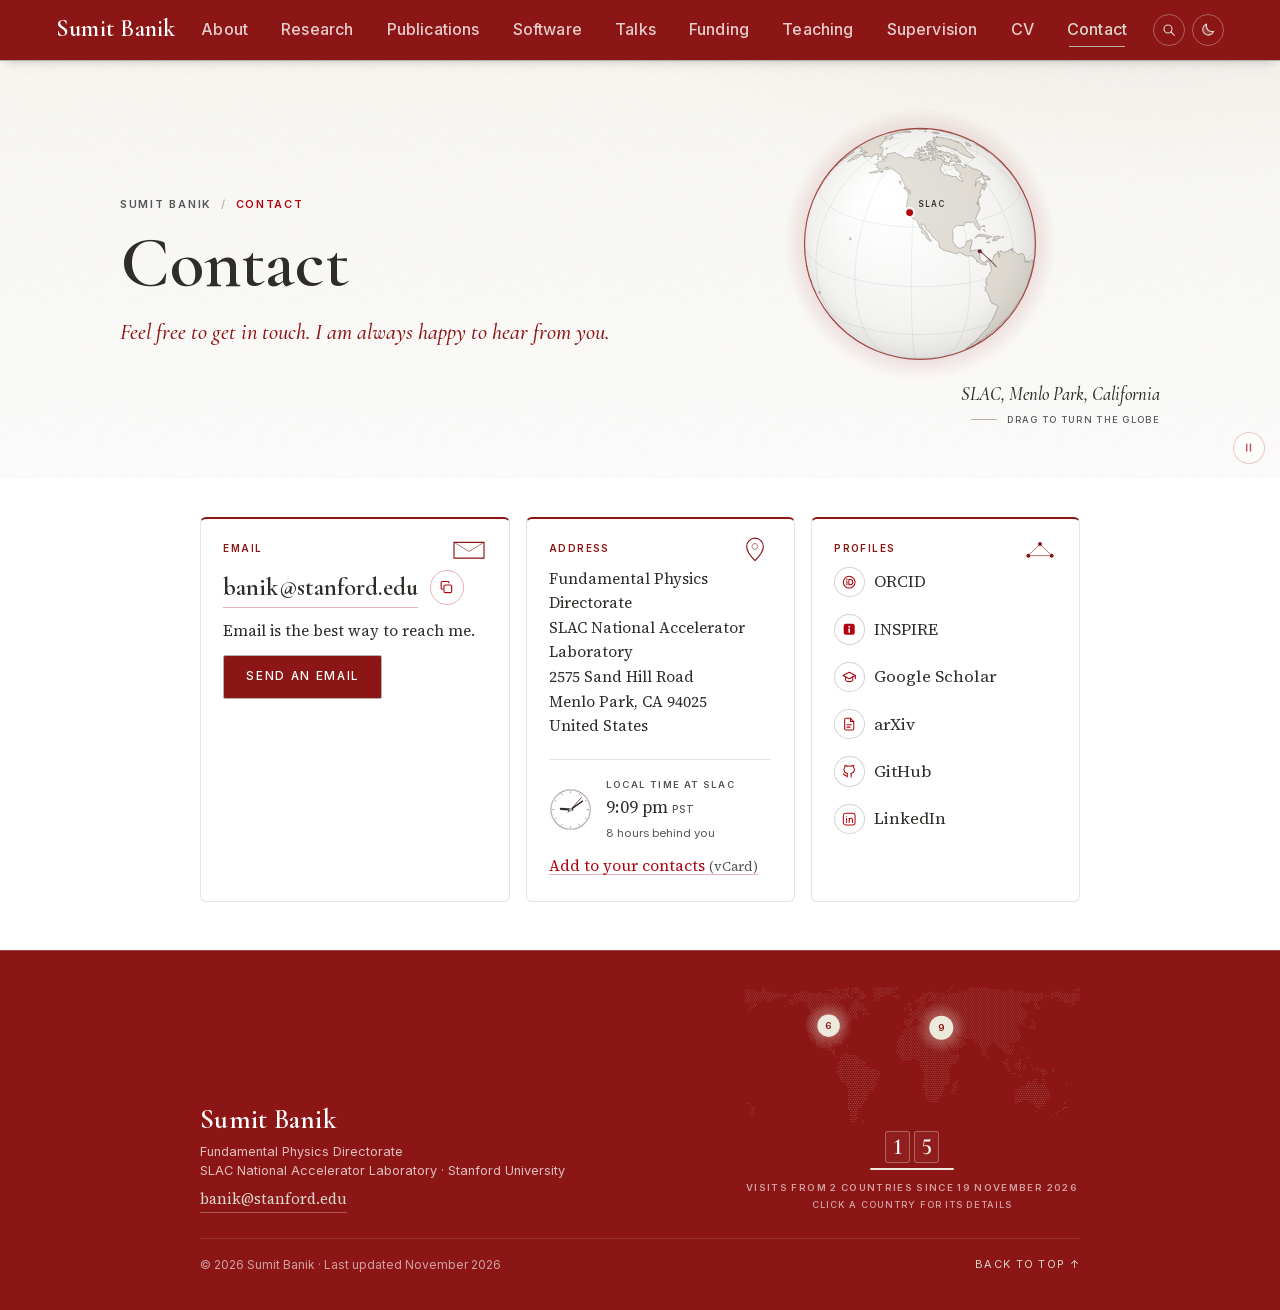
<file: contact.html>
<!doctype html>
<html lang="en">
<head>
<meta charset="utf-8">
<meta name="viewport" content="width=device-width, initial-scale=1">
<title>Contact | Sumit Banik</title>
<meta name="description" content="Contact of Sumit Banik, theoretical particle physicist at SLAC and Stanford. Feel free to get in touch. I am always happy to hear from you.">
<meta name="author" content="Sumit Banik">
<link rel="canonical" href="https://sumitbanikgit.github.io/contact.html">
<meta name="color-scheme" content="light">
<meta name="theme-color" content="#8c1515">
<meta name="google-site-verification" content="J_Jvw2FJX-3FkRbdrWuaTEjCMIrBDiNggvvBCp2Pl-k">
<meta property="og:type" content="profile">
<meta property="og:title" content="Contact | Sumit Banik">
<meta property="og:description" content="Contact of Sumit Banik, theoretical particle physicist at SLAC and Stanford. Feel free to get in touch. I am always happy to hear from you.">
<meta property="og:url" content="https://sumitbanikgit.github.io/contact.html">
<meta property="og:image" content="https://sumitbanikgit.github.io/assets/card.png">
<meta property="og:image:width" content="1200">
<meta property="og:image:height" content="630">
<meta property="og:image:alt" content="Sumit Banik, Postdoctoral Researcher, Fundamental Physics Directorate, SLAC National Accelerator Laboratory and Stanford University">
<meta name="twitter:card" content="summary_large_image">
<link rel="icon" href="favicon.ico?v=6ac7440e" sizes="32x32">
<link rel="icon" href="assets/favicon.svg?v=6ac7440e" type="image/svg+xml">
<link rel="apple-touch-icon" href="assets/apple-touch-icon.png?v=6ac7440e">
<link rel="preload" href="assets/fonts/cormorant-garamond-normal-latin.woff2" as="font" type="font/woff2" crossorigin>
<link rel="preload" href="assets/fonts/source-serif-4-normal-latin.woff2" as="font" type="font/woff2" crossorigin>
<link rel="preload" href="assets/fonts/inter-normal-latin.woff2" as="font" type="font/woff2" crossorigin>
<link rel="stylesheet" href="assets/fonts/fonts.css?v=6ac7587c">
<link rel="stylesheet" href="assets/style.css?v=6aff3965">
<script>document.documentElement.classList.add("js");try{if(!sessionStorage.getItem("sb-intro")&&!matchMedia("(prefers-reduced-motion: reduce)").matches){document.documentElement.classList.add("intro-on");sessionStorage.setItem("sb-intro","1")}}catch(e){}try{if(localStorage.getItem("sb-still")==="1")document.documentElement.classList.add("still")}catch(e){}try{var t=localStorage.getItem("sb-theme");if(t==="dark"||(!t&&matchMedia("(prefers-color-scheme: dark)").matches))document.documentElement.setAttribute("data-theme","dark")}catch(e){}</script>
</head>
<body id="top" class="page-contact">
<div class="intro" aria-hidden="true"><svg viewBox="-100 -60 200 120" preserveAspectRatio="xMidYMid slice"><g class="det"><circle class="ly" cx="0" cy="0" r="9" style="--d:0.12s"/><circle class="ly" cx="0" cy="0" r="21" style="--d:0.20s"/><circle class="ly" cx="0" cy="0" r="34" style="--d:0.28s"/><circle class="ly" cx="0" cy="0" r="52" style="--d:0.36s"/></g><g class="trs"><path class="tr" pathLength="1" style="--d:0.660s;--t:0.62s" d="M0 0A39.4 39.4 0 0 0 37.9 -38.8"/><path class="tr" pathLength="1" style="--d:0.674s;--t:0.62s" d="M0 0A27.3 27.3 0 0 0 34.0 -31.9"/><path class="tr" pathLength="1" style="--d:0.688s;--t:0.62s" d="M0 0A58.2 58.2 0 0 0 89.3 -26.0"/><path class="tr" pathLength="1" style="--d:0.702s;--t:0.62s" d="M0 0A27.6 27.6 0 0 0 46.7 3.4"/><path class="tr" pathLength="1" style="--d:0.716s;--t:0.62s" d="M0 0A29.5 29.5 0 0 0 43.9 23.4"/><path class="tr" pathLength="1" style="--d:0.730s;--t:0.62s" d="M0 0A114.7 114.7 0 0 0 8.0 67.0"/><path class="tr" pathLength="1" style="--d:0.744s;--t:0.62s" d="M0 0A36.2 36.2 0 0 1 -32.6 11.3"/><path class="tr" pathLength="1" style="--d:0.758s;--t:0.62s" d="M0 0A55.8 55.8 0 0 1 -43.0 8.5"/><path class="tr hard" pathLength="1" style="--d:0.772s;--t:0.42s" d="M0 0A212.5 212.5 0 0 1 -51.1 4.2"/><path class="tr" pathLength="1" style="--d:0.786s;--t:0.62s" d="M0 0A101.5 101.5 0 0 1 -45.5 -21.9"/><path class="tr hard" pathLength="1" style="--d:0.800s;--t:0.42s" d="M0 0A219.4 219.4 0 0 1 -50.5 -34.9"/><path class="tr" pathLength="1" style="--d:0.814s;--t:0.62s" d="M0 0A35.7 35.7 0 0 1 46.2 -52.2"/><path class="tr hard" pathLength="1" style="--d:0.828s;--t:0.42s" d="M0 0A292.0 292.0 0 0 0 -23.4 -53.9"/><path class="tr" pathLength="1" style="--d:0.842s;--t:0.62s" d="M0 0A28.7 28.7 0 0 1 52.9 -13.5"/><path class="tr" pathLength="1" style="--d:0.856s;--t:0.62s" d="M0 0A158.8 158.8 0 0 1 65.4 -60.2"/><path class="tr hard" pathLength="1" style="--d:0.870s;--t:0.42s" d="M0 0A203.9 203.9 0 0 0 32.3 -45.6"/><path class="tr" pathLength="1" style="--d:0.884s;--t:0.62s" d="M0 0A40.2 40.2 0 0 0 4.4 -71.3"/><path class="tr nu" pathLength="1" style="--d:0.70s;--t:.5s" d="M0 0L59.1 74.4"/><path class="tr nu" pathLength="1" style="--d:0.73s;--t:.5s" d="M0 0L-69.0 -65.3"/></g><circle class="flash" cx="0" cy="0" r="6"/></svg><div class="pr l"><svg viewBox="-10 -10 20 20"><circle class="pr-body" r="9"/><g class="qs"><circle class="q" cx="0.00" cy="-4.30" r="1.9"/><circle class="q" cx="3.72" cy="2.15" r="1.9"/><circle class="q d" cx="-3.72" cy="2.15" r="1.9"/></g></svg></div><div class="pr r"><svg viewBox="-10 -10 20 20"><circle class="pr-body" r="9"/><g class="qs"><circle class="q" cx="-0.00" cy="-4.30" r="1.9"/><circle class="q" cx="-3.72" cy="2.15" r="1.9"/><circle class="q d" cx="3.72" cy="2.15" r="1.9"/></g></svg></div></div>
<a class="skip" href="#main">Skip to content</a>

<div class="navbar">
  <div class="wrap nav-inner">
    <a class="brand" href="index.html">Sumit Banik</a>
    <nav aria-label="Pages"><div class="nav-item"><a href="index.html#about">About</a><div class="nav-drop"><a href="index.html#about"><span class="nd-t">About me</span></a><a href="index.html#recent-news"><span class="nd-t">Recent news</span></a><a href="index.html#academic-journey"><span class="nd-t">Academic journey</span><span class="nd-n">Kolkata to San Francisco</span></a><a href="index.html#explore"><span class="nd-t">Explore the site</span></a></div></div><div class="nav-item"><a href="research.html">Research</a><div class="nav-drop"><a class="nd-page" href="research.html">Research page <span aria-hidden="true">→</span></a><a href="research.html#top"><span class="nd-t">A tour of my papers</span><span class="nd-n">30 animated slides</span></a><a href="research.html#research-domains"><span class="nd-t">Research domains</span></a><a href="research.html#selected-work"><span class="nd-t">Selected work</span></a><a href="research.html#a-map-of-the-papers"><span class="nd-t">A map of the papers</span><span class="nd-n">Placed by what they are about</span></a><a href="research.html#one-integral-two-series"><span class="nd-t">One integral, two series</span><span class="nd-n">Two series on a slider</span></a></div></div><div class="nav-item"><a href="publications.html">Publications</a><div class="nav-drop"><a class="nd-page" href="publications.html">Publications page <span aria-hidden="true">→</span></a><a href="publications.html#preprints"><span class="nd-t">Preprints</span><span class="nd-n">One paper</span></a><a href="publications.html#journal-articles"><span class="nd-t">Journal articles</span><span class="nd-n">22 papers</span></a><a href="publications.html#conference-proceedings"><span class="nd-t">Conference proceedings</span><span class="nd-n">7 contributions</span></a><a href="publications.html#thesis"><span class="nd-t">PhD thesis</span><span class="nd-n">IISc, 2022</span></a></div></div><div class="nav-item"><a href="software.html">Software</a><div class="nav-drop"><a class="nd-page" href="software.html">Software page <span aria-hidden="true">→</span></a><a href="software.html#mbconichulls"><span class="nd-t">MBConicHulls</span><span class="nd-n">Mellin-Barnes integrals as hypergeometric series</span></a><a href="software.html#feyngkz"><span class="nd-t">FeynGKZ</span><span class="nd-n">Feynman integrals from GKZ hypergeometric systems</span></a><a href="software.html#hyperprecision"><span class="nd-t">HyperPrecision</span><span class="nd-n">Hypergeometric functions to high precision</span></a><a href="software.html#slq-rg"><span class="nd-t">SLQ-RG</span><span class="nd-n">Two-loop RG equations of the SM with five scalar leptoquarks</span></a></div></div><div class="nav-item"><a href="talks.html">Talks</a><div class="nav-drop"><a class="nd-page" href="talks.html">Talks page <span aria-hidden="true">→</span></a><a href="talks.html#talks"><span class="nd-t">Recent talks</span><span class="nd-n">The latest 6</span></a><a href="talks.html#earlier-talks"><span class="nd-t">Earlier talks</span><span class="nd-n">25 more since 2020</span></a></div></div><div class="nav-item"><a href="funding.html">Funding</a><div class="nav-drop"><a class="nd-page" href="funding.html">Funding page <span aria-hidden="true">→</span></a><a href="funding.html#postdoctoral-fellowships-and-grants"><span class="nd-t">Postdoctoral fellowships and grants</span></a><a href="funding.html#doctoral-and-masters-fellowships"><span class="nd-t">Doctoral and master’s fellowships</span></a></div></div><div class="nav-item"><a href="teaching.html">Teaching</a><div class="nav-drop"><a class="nd-page" href="teaching.html">Teaching page <span aria-hidden="true">→</span></a><a href="teaching.html#proseminar-theoretische-physik"><span class="nd-t">Proseminar Theoretische Physik</span><span class="nd-n">Universität Zürich, 2025</span></a><a href="teaching.html#flavour-physics"><span class="nd-t">Flavour Physics</span><span class="nd-n">Universität Zürich, 2024</span></a><a href="teaching.html#quantum-field-theory-i"><span class="nd-t">Quantum Field Theory I</span><span class="nd-n">ETH Zürich, 2023</span></a><a href="teaching.html#introductory-physics-ii"><span class="nd-t">Introductory Physics II</span><span class="nd-n">Indian Institute of Science, 2020</span></a></div></div><div class="nav-item"><a href="supervision.html">Supervision</a><div class="nav-drop"><a class="nd-page" href="supervision.html">Supervision page <span aria-hidden="true">→</span></a><a href="supervision.html#corentin-eggenspieler"><span class="nd-t">Corentin Eggenspieler</span><span class="nd-n">Master’s student, 2025</span></a><a href="supervision.html#banurega-shanmuganathan"><span class="nd-t">Banurega Shanmuganathan</span><span class="nd-n">Bachelor’s student, 2024</span></a><a href="supervision.html#mathieu-ferey"><span class="nd-t">Mathieu Ferey</span><span class="nd-n">Master’s student, 2022</span></a></div></div><div class="nav-item"><a href="cv.html">CV</a><div class="nav-drop"><a class="nd-page" href="cv.html">CV page <span aria-hidden="true">→</span></a><a href="cv.html#positions"><span class="nd-t">Positions</span></a><a href="cv.html#education"><span class="nd-t">Education</span></a><a href="cv.html#fellowships-and-grants"><span class="nd-t">Fellowships and grants</span></a><a href="cv.html#research-interests"><span class="nd-t">Research interests</span></a><a href="cv.html#computing"><span class="nd-t">Computing</span></a><a href="cv.html#refereeing"><span class="nd-t">Refereeing</span></a><a href="assets/cv/Sumit_Banik_CV.pdf"><span class="nd-t">Download the CV (PDF)</span></a></div></div><div class="nav-item"><a href="contact.html" class="here" aria-current="page">Contact</a><div class="nav-drop"><a class="nd-page" href="contact.html">Contact page <span aria-hidden="true">→</span></a><a href="mailto:banik@stanford.edu"><span class="nd-t">Write to me</span><span class="nd-n">banik@stanford.edu</span></a><a href="#top"><span class="nd-t">Address and profiles</span></a></div></div></nav>
    <div class="nav-tools"><button class="ss-btn" type="button" aria-label="Search the site" title="Search the site (press /)"><svg viewBox="0 0 24 24" aria-hidden="true"><circle cx="10.5" cy="10.5" r="6"/><path d="M15 15l5 5"/></svg></button><button class="theme-toggle" type="button" aria-pressed="false" aria-label="Dark mode" title="Switch to dark mode"><svg viewBox="0 0 24 24" aria-hidden="true"><g class="tt-sun"><circle cx="12" cy="12" r="4.2"/><path d="M12 2.6v2.1M12 19.3v2.1M2.6 12h2.1M19.3 12h2.1M5.4 5.4l1.5 1.5M17.1 17.1l1.5 1.5M5.4 18.6l1.5-1.5M17.1 6.9l1.5-1.5"/></g><path class="tt-moon" d="M19.5 14.6A8 8 0 0 1 9.4 4.5a8 8 0 1 0 10.1 10.1z"/></svg></button></div>
  </div>
</div>

<header class="masthead hero page-hero" data-scene="globe">
  <canvas class="field" aria-hidden="true"></canvas>
  <div class="wrap hero-inner">
   <div class="hero-text">
    <p class="crumb"><a href="index.html">Sumit Banik</a><span aria-hidden="true">/</span>Contact</p>
    <h1 class="page-title" aria-label="Contact"><span class="w" aria-hidden="true"><span class="ch" style="--i:0">C</span><span class="ch" style="--i:1">o</span><span class="ch" style="--i:2">n</span><span class="ch" style="--i:3">t</span><span class="ch" style="--i:4">a</span><span class="ch" style="--i:5">c</span><span class="ch" style="--i:6">t</span></span></h1>
    <p class="page-sub">Feel free to get in touch. I am always happy to hear from you.</p>
   </div>
   <div class="hero-stage" aria-hidden="true">
    <script type="application/json" class="scene-data">{"land":[[-678,-538,-651,-547,-655,-552,-670,-549,-681,-556,-692,-555,-723,-545,-747,-528,-711,-541,-693,-525,-686,-526,-678,-538],[-585,-511,-577,-515,-580,-519,-607,-523,-612,-518,-585,-511],[703,-497,687,-498,689,-486,705,-491,703,-497],[1454,-408,1483,-409,1479,-432,1460,-435,1447,-412,1447,-407,1454,-408],[1730,-409,1742,-413,1727,-434,1731,-439,1715,-442,1706,-459,1693,-466,1667,-462,1670,-451,1705,-430,1721,-410,1728,-405,1730,-409],[1746,-362,1753,-372,1754,-365,1768,-379,1785,-377,1780,-392,1772,-391,1760,-413,1752,-417,1747,-413,1752,-405,1749,-399,1738,-395,1746,-388,1747,-374,1726,-345,1743,-353,1746,-362],[1671,-222,1655,-217,1640,-201,1671,-222],[1784,-173,1786,-182,1774,-182,1777,-174,1784,-173],[-1800,-166,1787,-170,1786,-166,1794,-164,-1798,-160,-1800,-166],[1671,-149,1673,-157,1667,-154,1666,-146,1671,-149],[501,-136,504,-157,497,-157,498,-169,471,-249,454,-256,440,-250,433,-221,444,-201,440,-174,444,-162,463,-158,477,-146,492,-120,501,-136],[1436,-138,1439,-145,1446,-142,1454,-150,1464,-190,1488,-204,1497,-223,1507,-224,1509,-235,1531,-261,1536,-281,1531,-309,1503,-357,1500,-374,1463,-390,1449,-384,1450,-379,1436,-388,1406,-380,1396,-361,1381,-356,1382,-344,1368,-353,1379,-336,1378,-329,1360,-349,1352,-345,1343,-326,1313,-315,1261,-322,1242,-330,1237,-339,1199,-340,1180,-351,1166,-350,1150,-342,1157,-333,1157,-316,1133,-261,1138,-265,1134,-256,1142,-263,1134,-244,1141,-218,1142,-225,1167,-207,1209,-197,1230,-164,1234,-173,1239,-171,1235,-166,1238,-161,1243,-163,1257,-142,1271,-138,1284,-149,1296,-150,1294,-144,1306,-125,1326,-121,1318,-113,1324,-111,1353,-122,1365,-119,1370,-124,1360,-133,1355,-150,1402,-177,1409,-174,1417,-150,1421,-110,1425,-107,1428,-112,1436,-138],[1621,-105,1624,-108,1617,-108,1613,-102,1621,-105],[1207,-102,1190,-96,1199,-94,1207,-102],[1609,-99,1599,-98,1597,-92,1609,-99],[1244,-101,1235,-102,1240,-93,1273,-84,1244,-101],[1179,-81,1191,-87,1167,-90,1179,-81],[1229,-81,1228,-87,1199,-88,1207,-82,1229,-81],[1086,-68,1105,-69,1108,-65,1157,-84,1146,-88,1083,-78,1054,-69,1061,-59,1086,-68],[1347,-62,1342,-69,1345,-54,1347,-62],[1559,-68,1552,-65,1545,-51,1559,-68],[1520,-55,1502,-63,1483,-57,1498,-55,1501,-50,1502,-55,1508,-55,1516,-48,1515,-42,1523,-43,1520,-55],[1272,-35,1269,-38,1260,-32,1272,-35],[1305,-31,1308,-39,1279,-34,1281,-28,1305,-31],[1531,-45,1528,-48,1524,-38,1507,-27,1522,-32,1531,-45],[1341,-12,1344,-28,1355,-34,1363,-23,1383,-17,1446,-39,1460,-55,1476,-61,1479,-66,1470,-67,1472,-74,1507,-106,1479,-101,1460,-81,1447,-76,1433,-82,1434,-90,1426,-93,1391,-81,1376,-84,1387,-73,1379,-54,1337,-35,1330,-41,1320,-28,1337,-22,1322,-22,1305,-9,1324,-4,1341,-12],[1252,14,1237,2,1202,2,1200,-5,1209,-14,1233,-6,1215,-19,1232,-53,1222,-53,1227,-45,1215,-46,1210,-26,1203,-29,1204,-55,1194,-54,1195,-35,1188,-28,1200,6,1209,13,1229,9,1252,14],[1287,11,1281,-9,1276,18,1279,22,1287,11],[1058,-59,1047,-59,1026,-42,986,18,953,55,975,52,1006,21,1017,21,1038,1,1034,-7,1061,-31,1058,-59],[1179,18,1190,9,1178,8,1175,-8,1166,-15,1161,-40,1160,-37,1149,-41,1133,-31,1121,-35,1117,-30,1102,-29,1101,-16,1091,-5,1091,13,1097,20,1112,19,1114,27,1130,31,1167,69,1192,54,1173,32,1179,18],[1264,84,1265,72,1262,63,1258,73,1254,68,1254,56,1242,62,1242,74,1236,78,1219,72,1235,87,1238,82,1255,90,1254,98,1262,93,1264,84],[812,62,803,60,799,68,801,98,818,75,812,62],[-609,101,-620,101,-611,109,-609,101],[1240,103,1230,90,1224,97,1229,109,1235,109,1233,103,1241,112,1240,103],[1185,93,1172,84,1195,114,1197,106,1185,93],[1219,119,1231,116,1220,104,1219,119],[1255,122,1258,110,1250,113,1253,104,1248,101,1243,115,1249,118,1243,126,1255,122],[1215,131,1213,122,1203,135,1215,131],[1213,185,1222,185,1225,171,1217,159,1217,143,1240,138,1241,125,1229,136,1227,132,1220,138,1206,139,1210,145,1201,150,1199,164,1203,160,1207,185,1213,185],[-656,182,-672,179,-672,184,-656,182],[-769,179,-783,182,-769,184,-762,179,-769,179],[-726,199,-700,196,-683,186,-687,182,-707,184,-714,176,-724,182,-739,180,-744,187,-723,187,-734,196,-726,199],[1103,187,1095,182,1087,185,1086,194,1108,201,1103,187],[-1555,191,-1559,191,-1559,203,-1548,195,-1555,191],[-797,228,-742,203,-778,199,-771,204,-781,207,-787,216,-818,222,-822,224,-818,226,-850,219,-823,232,-797,228],[-775,238,-784,246,-782,252,-775,238],[1212,228,1207,220,1201,236,1215,253,1220,250,1212,228],[-778,266,-789,264,-790,268,-778,266],[-770,266,-772,259,-778,270,-770,266],[1346,341,1342,332,1338,335,1330,327,1324,330,1329,341,1346,341],[346,357,330,346,323,351,346,357],[237,357,263,353,247,349,235,353,237,357],[155,382,151,366,124,376,126,381,155,382],[92,412,98,405,97,392,88,389,82,410,92,412],[1410,371,1403,351,1372,346,1358,335,1351,338,1351,346,1310,339,1320,331,1313,315,1307,310,1302,314,1304,323,1294,333,1326,354,1357,355,1367,373,1374,368,1394,382,1403,412,1414,414,1419,400,1410,371],[96,422,92,414,85,423,94,430,96,422],[1439,442,1453,444,1455,433,1441,430,1432,420,1416,427,1411,416,1400,416,1398,426,1403,433,1414,434,1420,456,1439,442],[-637,465,-620,464,-629,460,-641,464,-640,470,-637,465],[-1235,485,-1257,488,-1281,500,-1284,508,-1258,503,-1235,485],[-561,507,-568,498,-561,501,-555,499,-558,496,-535,492,-538,485,-531,487,-526,475,-531,467,-542,468,-542,478,-554,469,-560,469,-553,474,-563,476,-593,476,-588,483,-592,485,-574,507,-559,516,-554,516,-561,507],[-1327,540,-1317,541,-1321,530,-1312,522,-1331,534,-1332,542,-1327,540],[1436,507,1447,490,1432,493,1426,479,1435,468,1435,461,1427,467,1421,460,1422,510,1416,519,1417,533,1426,538,1422,542,1427,544,1436,507],[-68,523,-100,518,-92,529,-97,539,-67,552,-57,546,-68,523],[127,556,121,548,109,558,124,561,127,556],[-1530,571,-1540,567,-1547,575,-1526,579,-1521,576,-1530,571],[-30,586,-41,576,-20,577,-31,560,-21,559,5,529,17,527,10,518,14,513,-52,500,-58,502,-34,514,-53,520,-42,523,-48,528,-46,535,-31,534,-29,540,-48,548,-50,558,-56,553,-62,568,-50,586,-30,586],[-1656,599,-1675,602,-1657,603,-1656,599],[-793,622,-797,616,-804,620,-793,622],[-819,627,-831,622,-840,625,-832,629,-819,627],[-1717,638,-1687,633,-1695,630,-1716,633,-1717,638],[-852,657,-801,637,-810,634,-831,641,-855,631,-859,636,-872,635,-864,640,-859,657,-852,657],[-145,665,-147,658,-136,651,-187,635,-228,640,-218,644,-240,649,-222,654,-243,656,-237,663,-221,664,-206,657,-191,663,-145,665],[-759,671,-770,671,-772,676,-759,683,-751,680,-759,671],[-1800,690,-1749,672,-1750,666,-1743,663,-1746,671,-1719,669,-1699,660,-1725,654,-1730,643,-1762,654,-1784,654,-1787,661,-1799,659,-1794,654,-1800,650,1800,650,1774,646,1794,630,1792,623,1774,625,1737,617,1703,599,1689,606,1663,598,1658,602,1635,599,1620,582,1632,576,1631,562,1621,561,1617,553,1621,549,1604,543,1600,532,1585,530,1582,519,1568,510,1554,554,1559,568,1568,578,1584,581,1637,611,1645,626,1633,625,1627,616,1601,605,1593,618,1567,614,1542,598,1550,591,1513,588,1513,595,1498,597,1485,592,1422,590,1351,547,1367,546,1382,538,1399,542,1413,531,1414,522,1406,512,1401,484,1382,463,1349,434,1335,428,1323,433,1300,419,1297,409,1275,398,1274,392,1295,368,1291,351,1265,344,1261,367,1269,369,1262,377,1247,381,1253,396,1243,399,1211,389,1222,404,1216,409,1190,393,1180,392,1175,387,1189,374,1197,372,1208,379,1224,375,1225,369,1211,367,1192,349,1202,344,1219,317,1219,309,1213,307,1221,298,1217,282,1211,281,1187,245,1159,228,1108,214,1104,203,1099,203,1099,214,1085,217,1059,198,1057,191,1089,153,1093,134,1092,117,1052,86,1051,99,1035,106,1026,122,1008,126,1010,134,1001,134,992,92,999,92,1005,74,1030,55,1042,13,1035,12,1014,28,1001,65,985,84,983,78,988,114,972,169,954,157,942,160,943,182,914,228,905,228,903,218,870,215,865,202,851,195,822,166,803,159,799,104,775,80,766,89,735,160,726,214,705,209,692,221,696,225,693,228,674,239,664,254,615,251,574,257,565,271,547,265,515,279,501,301,480,300,488,277,502,267,508,248,510,260,516,258,518,240,540,241,564,264,568,242,587,236,598,223,578,202,577,189,553,172,524,164,522,156,487,140,435,126,426,152,427,168,391,213,385,237,375,243,351,281,346,281,349,295,339,276,324,299,357,239,355,231,369,220,375,186,384,180,393,159,433,124,427,117,446,104,511,120,510,106,477,42,403,-26,392,-47,388,-65,394,-68,392,-85,405,-108,408,-147,395,-167,374,-176,348,-198,356,-221,355,-241,326,-257,329,-262,322,-288,282,-328,258,-339,226,-339,196,-348,182,-339,182,-317,152,-271,143,-221,118,-181,118,-158,136,-120,137,-107,119,-50,88,-11,98,31,94,37,85,48,59,43,43,63,19,61,-20,47,-46,52,-75,43,-90,48,-124,73,-148,109,-166,122,-167,136,-176,147,-165,161,-161,181,-170,219,-144,263,-96,299,-98,312,-93,326,-69,341,-59,358,-22,352,15,366,95,374,102,372,102,367,111,369,106,364,109,357,103,338,152,323,157,314,191,303,201,310,201,322,215,328,289,309,310,316,320,309,338,310,346,315,360,346,362,367,347,368,325,361,317,366,297,361,276,367,263,382,268,390,262,395,273,404,288,405,292,412,311,411,335,420,352,420,383,409,404,410,417,420,415,426,367,452,382,462,377,466,391,473,350,463,350,457,365,455,363,451,339,444,333,446,335,450,325,453,336,459,333,461,307,466,296,450,288,449,277,426,288,411,276,410,264,402,261,408,249,409,237,407,244,401,239,400,226,403,240,377,231,379,234,374,228,373,232,364,225,364,217,368,211,383,194,403,195,417,160,435,149,451,140,448,139,456,131,457,123,454,126,441,151,420,159,420,159,415,185,402,183,398,169,404,165,398,172,394,171,389,161,380,157,379,161,390,154,400,121,417,105,429,102,439,89,444,65,431,31,431,30,419,8,410,-3,393,1,387,-21,367,-44,367,-54,359,-65,369,-89,369,-88,383,-95,387,-88,408,-94,430,-80,437,-19,434,-14,440,-12,460,-30,476,-45,480,-46,487,-16,486,-19,498,-10,493,13,501,16,509,38,516,47,531,81,535,88,540,81,555,85,571,106,577,103,569,109,565,96,555,99,546,109,540,125,545,141,538,176,549,197,544,213,552,211,568,216,574,225,578,233,570,241,570,244,584,234,586,233,592,280,595,291,600,281,605,229,598,213,607,215,617,211,626,215,632,254,651,239,660,222,657,212,650,214,644,178,627,171,613,188,601,179,590,168,587,159,561,147,562,141,554,129,554,104,595,84,583,71,581,57,586,50,620,59,626,105,645,148,678,192,698,230,702,245,710,282,712,313,705,300,702,311,696,321,699,403,679,411,668,400,663,384,660,332,666,348,659,349,644,370,639,365,648,372,651,396,645,404,648,398,655,421,665,440,661,445,668,437,674,442,680,435,686,463,682,468,677,456,676,456,670,463,667,537,689,545,688,535,682,588,689,599,683,611,689,600,695,606,699,685,681,692,686,669,695,673,699,667,710,685,719,692,728,726,728,728,722,718,714,728,704,726,690,737,684,713,663,724,662,751,678,745,683,749,690,738,691,736,696,744,706,731,714,749,721,747,728,757,723,753,713,764,712,759,719,776,723,815,717,806,726,805,736,868,739,860,745,872,751,1008,764,1020,773,1044,777,1061,774,1047,771,1070,770,1072,765,1111,767,1141,758,1139,753,1094,742,1130,740,1135,733,1156,738,1232,730,1233,737,1270,736,1286,730,1291,724,1285,720,1313,708,1323,718,1339,714,1399,715,1391,724,1405,728,1495,722,1530,708,1590,709,1598,705,1597,697,1609,694,1678,696,1696,687,1708,690,1700,697,1705,701,1786,694,-1800,690],[491,413,504,403,496,402,489,388,492,376,508,369,538,370,539,390,531,393,534,400,527,400,529,409,547,410,537,421,529,419,528,411,525,428,513,431,503,446,513,445,513,452,530,453,530,469,512,470,491,464,467,446,491,413],[-956,691,-963,688,-998,694,-982,701,-956,691],[-1800,715,-1776,713,-1800,708,-1800,715],[-905,695,-905,685,-892,693,-880,686,-883,679,-873,672,-856,688,-855,699,-826,697,-813,692,-820,681,-813,676,-814,671,-833,664,-858,666,-873,648,-899,640,-907,636,-908,630,-932,620,-942,609,-947,589,-932,588,-923,571,-909,573,-850,553,-823,551,-821,533,-799,512,-786,526,-798,547,-782,551,-765,565,-773,581,-785,588,-773,599,-781,623,-738,624,-714,611,-696,611,-693,590,-677,582,-662,588,-646,603,-614,570,-618,563,-573,546,-569,538,-558,533,-557,521,-600,502,-664,502,-711,468,-687,483,-651,492,-642,487,-651,481,-645,462,-615,459,-605,470,-598,459,-654,435,-661,436,-662,445,-644,453,-671,451,-670,448,-707,430,-708,423,-700,416,-737,409,-719,409,-740,408,-749,389,-755,395,-751,384,-759,372,-757,379,-764,391,-763,381,-770,382,-763,379,-757,356,-813,314,-813,300,-801,269,-804,252,-812,252,-817,259,-829,279,-829,291,-841,301,-851,296,-864,304,-892,303,-896,302,-892,293,-902,291,-938,297,-966,283,-974,274,-971,259,-979,224,-963,193,-944,181,-920,187,-908,193,-903,210,-871,215,-868,208,-878,183,-883,185,-884,165,-889,159,-850,160,-834,153,-838,111,-822,90,-814,88,-796,96,-768,86,-757,94,-749,111,-734,112,-718,124,-711,121,-719,114,-717,91,-710,99,-714,110,-702,114,-699,122,-682,106,-662,106,-649,101,-643,106,-619,107,-627,104,-624,99,-608,94,-607,86,-591,80,-571,60,-540,58,-513,42,-505,19,-500,17,-507,2,-504,-1,-486,-2,-486,-12,-478,-6,-449,-16,-446,-27,-434,-24,-400,-29,-372,-48,-356,-51,-347,-73,-351,-90,-387,-131,-393,-179,-409,-219,-420,-230,-446,-234,-476,-249,-485,-259,-489,-287,-538,-344,-562,-349,-584,-339,-585,-344,-572,-353,-568,-369,-577,-382,-592,-387,-623,-388,-621,-407,-627,-410,-651,-411,-650,-421,-638,-420,-635,-426,-652,-435,-656,-450,-673,-456,-676,-463,-656,-472,-660,-481,-691,-507,-682,-524,-708,-529,-710,-538,-749,-523,-756,-487,-741,-469,-756,-466,-747,-458,-744,-441,-732,-445,-727,-424,-734,-421,-737,-434,-743,-432,-732,-393,-736,-372,-732,-371,-714,-324,-715,-289,-709,-276,-702,-198,-704,-183,-715,-174,-760,-146,-798,-72,-813,-61,-809,-57,-814,-47,-798,-27,-810,-22,-809,-11,-801,8,-789,14,-784,26,-771,38,-782,83,-796,89,-805,81,-800,75,-809,72,-811,78,-835,84,-850,101,-851,96,-857,99,-857,111,-877,129,-875,133,-912,139,-947,162,-966,157,-1035,183,-1055,199,-1053,214,-1060,228,-1093,256,-1093,264,-1122,290,-1131,312,-1139,316,-1148,318,-1147,302,-1116,267,-1107,243,-1094,234,-1100,228,-1122,247,-1123,260,-1151,277,-1142,286,-1155,296,-1173,330,-1185,340,-1206,346,-1244,403,-1245,428,-1239,455,-1247,482,-1231,480,-1226,471,-1228,490,-1274,508,-1278,523,-1291,528,-1293,536,-1320,555,-1341,581,-1366,582,-1399,595,-1471,609,-1482,607,-1480,600,-1517,592,-1514,607,-1503,610,-1506,613,-1540,594,-1533,589,-1542,581,-1584,560,-1648,544,-1577,576,-1570,589,-1591,584,-1604,591,-1620,587,-1619,596,-1638,598,-1661,615,-1646,631,-1608,638,-1615,644,-1608,648,-1650,644,-1681,657,-1645,666,-1637,666,-1638,661,-1617,661,-1668,684,-1662,689,-1632,694,-1619,703,-1566,714,-1543,707,-1436,702,-1365,689,-1298,702,-1291,698,-1281,705,-1258,695,-1244,702,-1243,694,-1215,698,-1152,689,-1139,684,-1153,679,-1099,680,-1089,674,-1078,679,-1088,683,-1082,687,-1061,688,-1015,676,-984,678,-986,684,-977,686,-961,682,-961,673,-955,681,-947,681,-942,691,-965,701,-964,712,-952,719,-929,713,-915,702,-924,697,-905,695],[-1142,731,-1147,727,-1124,730,-1111,725,-1099,730,-1082,717,-1077,721,-1084,731,-1065,731,-1054,727,-1045,710,-1010,700,-1011,696,-1027,695,-1021,691,-1024,688,-1060,692,-1133,685,-1161,692,-1173,700,-1124,704,-1179,705,-1184,709,-1161,713,-1194,716,-1179,727,-1142,731],[-1045,734,-1054,728,-1069,735,-1045,734],[-763,731,-795,727,-809,733,-804,738,-781,737,-763,731],[-866,732,-858,725,-849,733,-823,738,-806,727,-808,721,-778,728,-742,718,-741,713,-722,716,-679,701,-670,692,-688,687,-619,669,-639,650,-667,664,-680,663,-681,657,-653,644,-647,634,-650,627,-688,637,-662,619,-710,629,-748,647,-777,642,-786,646,-779,653,-740,655,-743,658,-727,673,-729,677,-769,689,-762,691,-790,702,-813,697,-887,704,-895,708,-885,712,-899,712,-902,722,-884,735,-858,738,-866,732],[-1004,738,-974,738,-971,735,-981,730,-965,726,-967,717,-993,714,-1025,725,-1004,727,-1015,734,-1004,738],[1436,732,1399,734,1421,739,1436,732],[-932,728,-943,720,-954,721,-960,734,-945,741,-905,739,-932,728],[-1205,714,-1231,709,-1259,719,-1239,737,-1249,743,-1176,742,-1155,735,-1192,725,-1205,714],[1507,751,1496,747,1461,752,1507,751],[-936,750,-942,746,-968,749,-949,756,-936,750],[1451,756,1443,748,1390,746,1370,753,1375,759,1388,761,1451,756],[-985,767,-977,763,-982,750,-1025,756,-1026,763,-985,767],[-1082,762,-1059,760,-1057,755,-1063,750,-1137,744,-1139,747,-1118,752,-1177,752,-1154,765,-1091,755,-1105,764,-1096,768,-1082,762],[575,707,537,708,516,715,515,720,525,722,524,728,544,736,535,738,559,746,556,751,662,768,689,765,585,743,554,724,556,715,575,707],[-947,771,-916,768,-907,765,-910,761,-892,756,-811,757,-798,749,-881,744,-924,748,-929,759,-939,763,-971,768,-967,772,-947,771],[-1162,776,-1163,769,-1171,765,-1229,761,-1191,775,-1162,776],[-1102,777,-1135,777,-1113,782,-1099,780,-1102,777],[247,779,207,777,214,779,208,783,229,785,247,779],[-1097,786,-1125,784,-1115,789,-1097,786],[-958,781,-981,781,-986,789,-956,784,-958,781],[-1001,783,-997,779,-1052,784,-1042,787,-1055,793,-1001,783],[1051,783,994,779,1021,793,1054,787,1051,783],[183,797,215,790,190,786,171,768,159,768,138,774,147,777,112,789,104,797,170,801,183,797],[254,804,274,801,230,794,174,803,254,804],[511,805,476,800,465,802,471,806,448,806,500,809,511,805],[999,789,950,790,912,803,959,813,1002,798,999,789],[-870,797,-858,793,-908,782,-929,783,-940,788,-931,794,-950,794,-967,802,-943,810,-947,812,-924,813,-878,803,-870,797],[-685,831,-619,824,-677,815,-655,815,-712,798,-769,793,-755,792,-762,790,-754,785,-798,772,-779,768,-806,762,-895,765,-896,770,-878,772,-883,779,-850,775,-880,784,-851,793,-869,803,-818,805,-876,805,-916,819,-855,827,-832,823,-824,829,-793,831,-685,831],[-271,835,-208,827,-314,820,-229,821,-221,817,-232,812,-158,819,-122,813,-200,802,-177,801,-197,788,-197,776,-185,770,-217,766,-198,761,-196,752,-207,752,-194,743,-216,742,-204,738,-208,735,-236,733,-223,722,-248,723,-221,715,-218,707,-235,705,-255,714,-252,708,-264,702,-223,701,-277,685,-318,681,-342,667,-398,655,-412,635,-428,627,-424,619,-434,601,-483,609,-516,636,-523,652,-537,661,-533,668,-540,672,-530,684,-515,687,-509,699,-535,693,-547,696,-544,708,-514,706,-558,717,-547,726,-586,755,-613,761,-685,761,-714,770,-668,774,-733,780,-732,784,-657,794,-653,798,-680,801,-622,813,-626,818,-572,822,-530,819,-504,824,-445,817,-469,822,-468,826,-434,832,-271,835]]}</script>
    <div class="scene-meta"><p class="scene-cap">SLAC, Menlo Park, California</p><p class="scene-hint">Drag to turn the globe</p></div>
   </div>
  </div>
<button class="motion-toggle" type="button" aria-pressed="false" aria-label="Pause the animations" title="Pause the animations on every page"><svg viewBox="0 0 24 24" aria-hidden="true"><path class="mt-pause" d="M9 6.5v11M15 6.5v11"/><path class="mt-play" d="M8.5 6.2v11.6l9.4-5.8z"/></svg></button>
</header>
<main id="main" class="wrap">

<section class="chapter" id="reach">
<div class="reach">
  <article class="reach-card"><svg class="ix" viewBox="0 0 48 30" aria-hidden="true"><path pathLength="1" d="M6 6H42V25H6Z"/><path class="thin" pathLength="1" d="M6 6L24 17L42 6"/></svg>
    <div class="kicker">Email</div>
    <div class="reach-mail"><a class="reach-big" href="mailto:banik@stanford.edu">banik@stanford.edu</a><button class="copy-mail" type="button" data-copy="banik@stanford.edu" aria-label="Copy the email address" title="Copy the email address"><svg viewBox="0 0 24 24" aria-hidden="true"><path class="cm-b" d="M15.5 5.5V5A1.5 1.5 0 0 0 14 3.5H6A1.5 1.5 0 0 0 4.5 5v8A1.5 1.5 0 0 0 6 14.5h.5"/><rect class="cm-a" x="8.5" y="8.5" width="11" height="11" rx="2"/><path class="cm-ok" pathLength="1" d="M5.5 12.5l4 4L18.5 7.5"/></svg><span class="cm-tip" aria-hidden="true">Copied</span></button><span class="sr-only" role="status" aria-live="polite"></span><script>
(function () {                              // copy the email address with one click, and say so
  var b = document.querySelector('.copy-mail');
  if (!b) return;
  if (!(navigator.clipboard && window.isSecureContext)) { b.remove(); return; }
  var said = b.nextElementSibling, timer;
  b.addEventListener('click', function () {
    navigator.clipboard.writeText(b.getAttribute('data-copy')).then(function () {
      b.classList.add('done'); said.textContent = 'Email address copied';
      clearTimeout(timer);
      timer = setTimeout(function () { b.classList.remove('done'); said.textContent = ''; }, 2200);
    }).catch(function () {});
  });
})();
</script></div>
    <p>Email is the best way to reach me.</p>
    <p><a class="button" href="mailto:banik@stanford.edu">Send an email</a></p>
  </article>
  <article class="reach-card"><svg class="ix" viewBox="0 0 48 30" aria-hidden="true"><path pathLength="1" d="M24 28C24 28 14 18 14 11A10 10 0 1 1 34 11C34 18 24 28 24 28Z"/><path class="thin" pathLength="1" d="M24 7.5A3.5 3.5 0 1 1 23.9 7.5Z"/></svg>
    <div class="kicker">Address</div>
    <p class="reach-addr">Fundamental Physics Directorate<br>SLAC National Accelerator Laboratory<br>2575 Sand Hill Road<br>Menlo Park, CA 94025<br>United States</p>
        <div class="local-time" data-tz="America/Los_Angeles">
      <svg class="clock" viewBox="0 0 40 40" aria-hidden="true"><circle class="face" cx="20" cy="20" r="18.2"/><line class="tick" x1="20.00" y1="4.80" x2="20.00" y2="3.00"/><line class="tick" x1="27.60" y1="6.84" x2="28.50" y2="5.28"/><line class="tick" x1="33.16" y1="12.40" x2="34.72" y2="11.50"/><line class="tick" x1="35.20" y1="20.00" x2="37.00" y2="20.00"/><line class="tick" x1="33.16" y1="27.60" x2="34.72" y2="28.50"/><line class="tick" x1="27.60" y1="33.16" x2="28.50" y2="34.72"/><line class="tick" x1="20.00" y1="35.20" x2="20.00" y2="37.00"/><line class="tick" x1="12.40" y1="33.16" x2="11.50" y2="34.72"/><line class="tick" x1="6.84" y1="27.60" x2="5.28" y2="28.50"/><line class="tick" x1="4.80" y1="20.00" x2="3.00" y2="20.00"/><line class="tick" x1="6.84" y1="12.40" x2="5.28" y2="11.50"/><line class="tick" x1="12.40" y1="6.84" x2="11.50" y2="5.28"/><line class="h" x1="20" y1="21.5" x2="20" y2="11"/><line class="m" x1="20" y1="22" x2="20" y2="6.5"/><line class="s" x1="20" y1="23.5" x2="20" y2="5"/><circle class="hub" cx="20" cy="20" r="1.5"/></svg>
      <div><span class="lt-label">Local time at SLAC</span><span class="lt-time" aria-live="off"></span><span class="lt-diff"></span></div>
    </div>
    <script>
    (function () {                              // a clock showing the time in Menlo Park, wherever the visitor is
      var box = document.querySelector('.local-time');
      if (!box || !window.Intl || !Intl.DateTimeFormat.prototype.formatToParts) { if (box) box.style.display = 'none'; return; }
      var tz = box.getAttribute('data-tz'), still = window.matchMedia('(prefers-reduced-motion: reduce)').matches;
      var hh = box.querySelector('.h'), mh = box.querySelector('.m'), sh = box.querySelector('.s'), out = box.querySelector('.lt-time');
      var num = new Intl.DateTimeFormat('en-US', { timeZone: tz, hour: 'numeric', minute: 'numeric', second: 'numeric', hourCycle: 'h23' });
      var zone = new Intl.DateTimeFormat('en-US', { timeZone: tz, timeZoneName: 'short' });
      var day = new Intl.DateTimeFormat('en-US', { timeZone: tz, year: 'numeric', month: 'numeric', day: 'numeric', hour: 'numeric', minute: 'numeric', hourCycle: 'h23' });
      var gapOut = box.querySelector('.lt-diff');
      function part(p, t) { for (var i = 0; i < p.length; i++) if (p[i].type === t) return +p[i].value; return 0; }
      function hours(m) {                       // 540 is 9 hours, 750 is 12½ hours
        var h = Math.floor(m / 60), q = ({ 15: '¼', 30: '½', 45: '¾' })[m % 60] || '';
        return (h || !q ? h : '') + q + (m === 60 ? ' hour' : ' hours');
      }
      function gap(d) {                         // how far the clock at SLAC is from the visitor's own
        var p = day.formatToParts(d), there = Date.UTC(part(p, 'year'), part(p, 'month') - 1, part(p, 'day'), part(p, 'hour') % 24, part(p, 'minute'));
        var off = Math.round((there - Math.floor(d.getTime() / 60000) * 60000) / 60000), m = -d.getTimezoneOffset() - off;
        return m === 0 ? 'The same as your clock' : hours(Math.abs(m)) + (m > 0 ? ' behind you' : ' ahead of you');
      }
      function tick() {
        var d = new Date(), p = num.formatToParts(d), H = part(p, 'hour') % 24, M = part(p, 'minute'), S = part(p, 'second');
        hh.setAttribute('transform', 'rotate(' + ((H % 12) * 30 + M / 2) + ' 20 20)');
        mh.setAttribute('transform', 'rotate(' + (M * 6 + S / 10) + ' 20 20)');
        sh.setAttribute('transform', 'rotate(' + S * 6 + ' 20 20)');
        var z = zone.formatToParts(d).filter(function (x) { return x.type === 'timeZoneName'; })[0];
        out.innerHTML = ((H % 12) || 12) + ':' + (M < 10 ? '0' : '') + M + ' ' + (H < 12 ? 'am' : 'pm') + (z ? ' <span class="lt-zone">' + z.value + '</span>' : '');
        if (S === 0 || !gapOut.textContent) gapOut.textContent = gap(d);
      }
      tick();
      setInterval(tick, still ? 20000 : 1000);
    })();
    </script>
    <p class="reach-vcf"><a href="assets/sumit-banik.vcf" download>Add to your contacts <span class="muted">(vCard)</span></a></p>
  </article>
  <article class="reach-card"><svg class="ix" viewBox="0 0 48 30" aria-hidden="true"><path class="thin" pathLength="1" d="M10 22L24 8L38 22M10 22H38"/><circle cx="10" cy="22" r="2.4"/><circle cx="24" cy="8" r="2.4"/><circle cx="38" cy="22" r="2.4"/></svg>
    <div class="kicker">Profiles</div>
    <ul class="reach-links"><li><a href="https://orcid.org/0000-0002-5869-5293"><svg class="ico" viewBox="0 0 24 24" aria-hidden="true" fill="none" stroke="currentColor" stroke-width="1.6" stroke-linecap="round" stroke-linejoin="round"><circle cx="12" cy="12" r="9"/><path d="M8.5 10v6"/><circle cx="8.5" cy="7.6" r=".4" fill="currentColor"/><path d="M11.5 16V8h2a4 4 0 0 1 0 8h-2z"/></svg>ORCID</a></li><li><a href="https://inspirehep.net/authors/1810309"><svg class="ico" viewBox="0 0 24 24" aria-hidden="true" fill="none" stroke="currentColor" stroke-width="1.6" stroke-linecap="round" stroke-linejoin="round"><path fill="currentColor" stroke="none" fill-rule="evenodd" d="M7 3.5h10A3.5 3.5 0 0 1 20.5 7v10a3.5 3.5 0 0 1-3.5 3.5H7A3.5 3.5 0 0 1 3.5 17V7A3.5 3.5 0 0 1 7 3.5ZM12 6.6a1.45 1.45 0 1 0 0 2.9a1.45 1.45 0 1 0 0-2.9ZM10.8 10.9v6.6h2.4v-6.6Z"/></svg>INSPIRE</a></li><li><a href="https://scholar.google.com/citations?user=dNGju0YAAAAJ&hl=en"><svg class="ico" viewBox="0 0 24 24" aria-hidden="true" fill="none" stroke="currentColor" stroke-width="1.6" stroke-linecap="round" stroke-linejoin="round"><path d="m2.5 9.5 9.5-5 9.5 5-9.5 5z"/><path d="M6.5 11.6v4.2c0 1.5 2.5 3 5.5 3s5.5-1.5 5.5-3v-4.2"/><path d="M21.5 9.5v5"/></svg>Google Scholar</a></li><li><a href="https://arxiv.org/search/?query=Banik%2C+Sumit&searchtype=author"><svg class="ico" viewBox="0 0 24 24" aria-hidden="true" fill="none" stroke="currentColor" stroke-width="1.6" stroke-linecap="round" stroke-linejoin="round"><path d="M14 3H7a2 2 0 0 0-2 2v14a2 2 0 0 0 2 2h10a2 2 0 0 0 2-2V8z"/><path d="M14 3v5h5"/><path d="M8.5 13h7M8.5 16.5h5"/></svg>arXiv</a></li><li><a href="https://github.com/SumitBanikGit"><svg class="ico" viewBox="0 0 24 24" aria-hidden="true" fill="none" stroke="currentColor" stroke-width="1.6" stroke-linecap="round" stroke-linejoin="round"><path d="M9 19c-4.3 1.4-4.3-2.5-6-3m12 5v-3.5c0-1 .1-1.4-.5-2 2.8-.3 5.5-1.4 5.5-6a4.6 4.6 0 0 0-1.3-3.2 4.2 4.2 0 0 0-.1-3.2s-1.1-.3-3.5 1.3a12.3 12.3 0 0 0-6.2 0C6.5 2.8 5.4 3.1 5.4 3.1a4.2 4.2 0 0 0-.1 3.2A4.6 4.6 0 0 0 4 9.5c0 4.6 2.7 5.7 5.5 6-.6.6-.6 1.2-.5 2V21"/></svg>GitHub</a></li><li><a href="https://www.linkedin.com/in/waytosumitbanik"><svg class="ico" viewBox="0 0 24 24" aria-hidden="true" fill="none" stroke="currentColor" stroke-width="1.6" stroke-linecap="round" stroke-linejoin="round"><rect x="3" y="3" width="18" height="18" rx="3"/><path d="M8 10.5V17M8 7.5v.01M12 17v-6.5M12 13.5c0-1.7 1.2-3 2.7-3s2.3 1 2.3 3V17"/></svg>LinkedIn</a></li></ul>
  </article>
</div>
</section>

</main>

<footer>
<div class="wrap foot">
  <div class="foot-id">
    <div class="foot-name">Sumit Banik</div>
    <div class="foot-aff">Fundamental Physics Directorate<br><span class="aff-a">SLAC National Accelerator Laboratory</span><span class="aff-sep"> · </span><span class="aff-a">Stanford&nbsp;University</span></div>
    <a class="foot-mail" href="mailto:banik@stanford.edu">banik@stanford.edu</a>
  </div>
  <div class="visitors" hidden>
    <div class="vis-map" role="group" tabindex="0" aria-label="Visits by country. The arrow keys go through the countries."><img src="/assets/map/world-dots.svg?v=6ac7440e" alt="" width="1200" height="482" loading="lazy"><svg class="vis-dots" aria-hidden="true" focusable="false"><defs><radialGradient id="vis-glow"><stop offset="0" stop-color="#e8e4d5" stop-opacity=".55"/><stop offset="1" stop-color="#e8e4d5" stop-opacity="0"/></radialGradient></defs></svg><span class="vis-tag" aria-hidden="true"></span></div>
    <div class="vis-count" aria-hidden="true"></div>
    <div class="vis-share" aria-hidden="true"><i></i></div>
    <div class="vis-label" aria-hidden="true"></div>
    <div class="vis-sub" aria-hidden="true"></div>
    <p class="sr-only vis-sum"></p><span class="sr-only vis-say" aria-live="polite"></span>
  </div>
<script>
(function () {                              // the footer map of visitors, from assets/visitors.json, kept up to date while the page is open
  var box = document.querySelector('.visitors');
  if (!box || !window.fetch) return;
  var reduce = matchMedia('(prefers-reduced-motion: reduce)').matches, touch = matchMedia('(hover: none)').matches, SRC = '/assets/visitors.json';
  function load() { return fetch(SRC, { cache: 'no-cache' }).then(function (r) { return r.ok ? r.json() : null; }); }
  load().then(function (d0) {
    if (!d0 || !(d0.total >= 0)) return;      // (shown at nought too, right after the count starts again)
    var NS = 'http://www.w3.org/2000/svg', map = box.querySelector('.vis-map'), svg = box.querySelector('.vis-dots'),
        tag = box.querySelector('.vis-tag'), label = box.querySelector('.vis-label'), sub = box.querySelector('.vis-sub'),
        bar = box.querySelector('.vis-share'), say = box.querySelector('.vis-say'), odo = box.querySelector('.vis-count');
    var hint = (touch ? 'Tap' : 'Click') + ' a country for its details';
    var THE = /^(US|GB|NL|CZ|AE|PH|DO|CF|CD|BS|GM|KM|MV|SC|SB|MH|KY|VG|VI|TC|FO|FK)$/;
    var ORD = ['first', 'second', 'third', 'fourth', 'fifth', 'sixth', 'seventh', 'eighth', 'ninth', 'tenth'];
    function clamp(x) { return x < 0 ? 0 : x > 1 ? 1 : x; }
    function ease(x) { x = clamp(x); return 1 - Math.pow(1 - x, 3); }
    function easeIO(x) { x = clamp(x); return x < 0.5 ? 4 * x * x * x : 1 - Math.pow(2 - 2 * x, 3) / 2; }
    function fmt(v) { return v < 1000 ? String(v) : (v / 1000).toFixed(v < 9950 ? 1 : 0).replace('.0', '') + 'k'; }
    var d, all, n, top, since, line, key = '', pts = [], picked = null, hov = null, ready = false;
    function share(c) { var p = 100 * c.v / d.total; return p < 0.1 ? 'under 0.1 %' : (p >= 10 ? Math.round(p) : p.toFixed(1).replace('.0', '')) + ' %'; }
    function rank(c) {                         // first of 13 countries, joint tenth of 13 countries
      var k = 1 + all.filter(function (o) { return o.v > c.v; }).length, tie = all.some(function (o) { return o !== c && o.v === c.v; });
      return n === 1 ? 'the only country so far' : (tie ? 'joint ' : '') + (ORD[k - 1] || k + 'th') + ' of ' + n + ' countries';
    }
    function sig(x) { return JSON.stringify([x.total, (x.countries || []).map(function (c) { return c.c + c.v; })]); }

    var leads = document.createElementNS(NS, 'g'); leads.setAttribute('class', 'vis-leads'); svg.appendChild(leads);
    function use(nd) {                        // take in a set of numbers: a bubble for each country, the busiest drawn last
      d = nd; all = d.countries || []; n = all.length; top = n ? all[0].v : 1; key = sig(d);
      d.total = Math.max(d.total, all.reduce(function (a, c) { return a + c.v; }, 0));   // (never fewer than the countries add up to)
      since = new Date(d.since + 'T12:00:00Z').toLocaleString('en-GB', { day: 'numeric', month: 'long', year: 'numeric', timeZone: 'UTC' });
      line = (d.total === 1 ? 'visit' : 'visits') + (n ? ' from ' + n + (n === 1 ? ' country' : ' countries') : '') + ' since ' + since;
      all.forEach(function (c) { c.name = (THE.test(c.c) ? 'the ' : '') + c.n; });
      pts.forEach(function (c) { leads.removeChild(c.ln); leads.removeChild(c.sp); svg.removeChild(c.g); });
      pts = all.filter(function (c) { return typeof c.x === 'number'; });
      pts.slice().reverse().forEach(function (c) {
        var i = pts.indexOf(c), big = i < 24;  // (past the 24 busiest, a plain dot without its number)
        c.r0 = big ? 7.5 + 4.5 * Math.sqrt(c.v / top) : 3.2;
        if (big) c.r0 = Math.max(c.r0, fmt(c.v).length * 3.3 + 2.5);
        c.ln = document.createElementNS(NS, 'line'); c.ln.setAttribute('class', 'lead');
        c.sp = document.createElementNS(NS, 'circle'); c.sp.setAttribute('class', 'spot'); c.sp.setAttribute('r', '1.5');
        leads.appendChild(c.ln); leads.appendChild(c.sp);
        c.g = document.createElementNS(NS, 'g'); c.g.setAttribute('class', 'vb' + (i < 3 ? ' hot' : ''));
        if (i < 3) c.g.style.setProperty('--d', (i * 1.05) + 's');
        c.g.innerHTML = '<g class="vb-grow"><g class="vb-in"><circle class="halo" r="' + (2.1 * c.r0).toFixed(1) + '"/><circle class="ring" r="' +
          c.r0.toFixed(1) + '"/><circle class="core" r="' + c.r0.toFixed(1) + '"/>' + (big ? '<text class="num" dy=".36em" font-size="' +
          (c.r0 >= 9 ? 9.5 : 8.5) + '">0</text>' : '') + '</g></g>';
        c.grow = c.g.firstChild; c.t = c.g.querySelector('text');
        svg.appendChild(c.g);
      });
      box.querySelector('.vis-sum').textContent = d.total.toLocaleString('en-US') + ' ' + line + '.' +
        (n ? ' ' + all.map(function (c) { return c.n + ' ' + c.v; }).join(', ') + '.' : '');
    }
    function layout() {                       // the bubbles at their countries, pushed apart until none overlap
      var W = map.clientWidth, H = map.clientHeight;
      if (!W || !H) return;
      var s = W / 1200, i, j;
      svg.setAttribute('viewBox', '0 0 ' + W + ' ' + H);
      pts.forEach(function (c) { c.r = c.r0; c.tx = c.x * s; c.ty = Math.min(476, Math.max(6, c.y)) * s; c.px = c.tx; c.py = c.ty; });
      for (var it = 0; it < 260; it++) {
        for (i = 0; i < pts.length; i++) for (j = i + 1; j < pts.length; j++) {
          var a = pts[i], b = pts[j], dx = b.px - a.px, dy = b.py - a.py, dd = Math.sqrt(dx * dx + dy * dy), need = a.r + b.r + 1.5;
          if (dd >= need) continue;
          if (dd < 0.01) { dx = Math.cos(i + 2 * j); dy = Math.sin(i + 2 * j); dd = 1; }
          var f = (need - dd) / dd, wa = b.r * b.r / (a.r * a.r + b.r * b.r);
          a.px -= dx * f * wa; a.py -= dy * f * wa; b.px += dx * f * (1 - wa); b.py += dy * f * (1 - wa);
        }
        pts.forEach(function (c) {             // each pulled back towards its country, then kept on the map
          if (it < 180) { c.px += (c.tx - c.px) * 0.03; c.py += (c.ty - c.py) * 0.03; }
          c.px = Math.max(c.r + 1, Math.min(W - c.r - 1, c.px)); c.py = Math.max(c.r + 1, Math.min(H - c.r - 1, c.py));
        });
      }
      pts.forEach(function (c) {
        c.far = Math.sqrt((c.px - c.tx) * (c.px - c.tx) + (c.py - c.ty) * (c.py - c.ty)) > 0.7 * c.r;
        c.ln.setAttribute('x1', c.tx.toFixed(1)); c.ln.setAttribute('y1', c.ty.toFixed(1));
        c.sp.setAttribute('cx', c.tx.toFixed(1)); c.sp.setAttribute('cy', c.ty.toFixed(1));
      });
    }
    function draw(k) {                        // k seconds into the opening: each bubble grows at its country, then moves aside
      pts.forEach(function (c, i) {
        var q = k - i * 0.07, sl = easeIO((q - 0.35) / 0.8), x = c.tx + (c.px - c.tx) * sl, y = c.ty + (c.py - c.ty) * sl;
        c.g.setAttribute('transform', 'translate(' + x.toFixed(1) + ' ' + y.toFixed(1) + ')');
        c.grow.setAttribute('transform', 'scale(' + ease(q / 0.55).toFixed(3) + ')');
        if (c.t) c.t.textContent = fmt(Math.round(c.v * ease(q / 0.9)));
        c.ln.setAttribute('x2', x.toFixed(1)); c.ln.setAttribute('y2', y.toFixed(1));
        c.ln.style.opacity = c.sp.style.opacity = c.far ? sl : 0;
      });
    }

    var cells = [], seps = [];
    function wheels(total) {                  // the counter, one wheel per digit (built again when the total gains a digit)
      var s = total.toLocaleString('en-US'), digits = '';
      if (cells.length === s.replace(/,/g, '').length) return;
      for (var k = 0; k <= 9; k++) digits += '<i>' + k + '</i>';
      odo.innerHTML = s.split('').map(function (ch, i) {
        return ch === ',' ? '<span class="od-sep">,</span>'
          : '<span class="od"><span class="od-strip" style="--n:0;--i:' + i + '">' + digits + '</span></span>';
      }).join('') + '<span class="vis-plus"></span>';
      cells = []; seps = [];
      [].forEach.call(odo.querySelectorAll('.od, .od-sep'), function (el) {
        if (el.className === 'od-sep') seps.push({ el: el, before: cells.length }); else cells.push({ el: el, strip: el.firstChild });
      });
      void odo.offsetWidth;                   // so that new wheels turn up from 0
    }
    function count(v) {                       // the wheels turn to another number, the leading ones fold away
      var ds = String(v), pad = cells.length - ds.length;
      cells.forEach(function (c, i) { c.el.classList.toggle('lead', i < pad); c.strip.style.setProperty('--n', i < pad ? 0 : ds.charAt(i - pad)); });
      seps.forEach(function (p) { p.el.classList.toggle('lead', p.before <= pad); });
    }
    function plus(k) {                        // new visits while the page is open: a small +3 rises beside the counter
      var b = odo.querySelector('.vis-plus');
      if (!b || reduce) return;
      b.textContent = '+' + k; b.classList.remove('up'); void b.offsetWidth; b.classList.add('up');
    }
    function swap(el, text) {                 // a line of text fades over to another
      if (el.textContent === text) return;
      if (reduce || !ready) { el.textContent = text; return; }
      el.classList.add('swap');
      setTimeout(function () { el.textContent = text; el.classList.remove('swap'); }, 170);
    }
    function place(c) {                       // the name of a country above its bubble (below it, near the top edge)
      var was = tag.classList.contains('on');
      tag.textContent = c.n;
      var W = map.clientWidth, tw = tag.offsetWidth, th = tag.offsetHeight, up = c.py - 1.3 * c.r - 5 >= th;
      if (!was) tag.classList.add('jump');
      tag.style.left = Math.max(tw / 2, Math.min(W - tw / 2, c.px)).toFixed(1) + 'px';
      tag.style.top = (up ? c.py - 1.3 * c.r - 5 : c.py + 1.3 * c.r + 5).toFixed(1) + 'px';
      tag.classList.toggle('below', !up);
      if (!was) { void tag.offsetWidth; tag.classList.remove('jump'); }
      tag.classList.add('on');
    }
    function hover(c) {
      if (c === hov) return;
      if (hov) hov.g.classList.remove('hov');
      hov = c;
      if (c) c.g.classList.add('hov');
      if (picked) return;
      if (c) place(c); else tag.classList.remove('on');
    }
    function show() {                         // the chosen country stands out, the counter and the lines speak of it (or of all)
      box.classList.toggle('picked', !!picked);
      pts.forEach(function (p) { p.g.classList.toggle('on', p === picked); p.g.classList.toggle('hov', p === hov); });
      if (picked) place(picked); else if (hov) place(hov); else tag.classList.remove('on');
      count(picked ? picked.v : d.total);
      bar.style.setProperty('--p', (picked ? 100 * picked.v / d.total : 100).toFixed(2) + '%');
      swap(label, picked ? (picked.v === 1 ? 'visit' : 'visits') + ' from ' + picked.name + ' since ' + since : line);
      swap(sub, picked ? share(picked) + ' of all visits · ' + rank(picked) : n ? hint : '');   // (no countries yet, nothing to tap)
    }
    function pick(c) {
      picked = c || null; show();
      say.textContent = picked ? picked.n + ', ' + picked.v + (picked.v === 1 ? ' visit, ' : ' visits, ') + share(picked) +
        ' of all, ' + rank(picked) + '.' : 'All countries, ' + d.total + ' visits.';
    }
    function update(nd) {                     // new numbers while the page is open: the counter turns, the bubbles that grew ping
      var was = {}, before = d.total, pc = picked && picked.c, hc = hov && hov.c;
      all.forEach(function (c) { was[c.c] = c.v; });
      use(nd);
      picked = pc ? pts.filter(function (p) { return p.c === pc; })[0] || null : null;
      hov = hc ? pts.filter(function (p) { return p.c === hc; })[0] || null : null;
      layout(); draw(9); wheels(d.total); show();
      pts.forEach(function (c) {
        if (c.v <= (was[c.c] || 0)) return;
        c.g.classList.add('grew'); setTimeout(function () { c.g.classList.remove('grew'); }, 2600);
      });
      if (d.total > before) plus(d.total - before);
    }
    function hit(ev) {                        // the bubble under the pointer, with some room for a finger
      var R = map.getBoundingClientRect(), x = ev.clientX - R.left, y = ev.clientY - R.top, best = null, bd = 1e9;
      pts.forEach(function (c) { var dd = Math.sqrt((c.px - x) * (c.px - x) + (c.py - y) * (c.py - y)) - c.r; if (dd < bd) { bd = dd; best = c; } });
      return bd <= (ev.pointerType === 'mouse' ? 3 : 10) ? best : null;
    }
    map.addEventListener('pointermove', function (ev) {
      if (ev.pointerType !== 'mouse' || !ready) return;
      var c = hit(ev); hover(c); map.style.cursor = c ? 'pointer' : '';
    });
    map.addEventListener('pointerleave', function () { hover(null); });
    map.addEventListener('click', function (ev) { if (!ready) return; var c = hit(ev); pick(c && c !== picked ? c : null); });
    document.addEventListener('click', function (ev) { if (picked && !map.contains(ev.target)) pick(null); });
    map.addEventListener('keydown', function (ev) {   // the arrow keys go through the countries, Escape back to all of them
      var k = ev.key, i = picked ? pts.indexOf(picked) : -1;
      if (k === 'Escape') { if (!picked) return; pick(null); }
      else if (k === 'ArrowRight' || k === 'ArrowDown') pick(pts[Math.min(pts.length - 1, i + 1)]);
      else if (k === 'ArrowLeft' || k === 'ArrowUp') pick(pts[Math.max(0, i - 1)]);
      else if (k === 'Home' || k === 'End') pick(pts[k === 'Home' ? 0 : pts.length - 1]);
      else return;
      ev.preventDefault(); ev.stopPropagation();
    });

    use(d0); wheels(d.total); count(d.total);
    label.textContent = line; sub.textContent = n ? hint : '';
    box.hidden = false;
    layout(); draw(0);
    if ('ResizeObserver' in window) new ResizeObserver(function () {
      layout(); if (ready) { draw(9); if (picked) place(picked); }
    }).observe(map);
    function poll() {                         // the numbers are fetched again every minute while the page is on screen
      if (!ready || document.hidden) return;
      load().then(function (nd) { if (nd && nd.total >= 0 && sig(nd) !== key) update(nd); }).catch(function () {});
    }
    function finish() {
      draw(9); ready = true; box.classList.add('live');
      setInterval(poll, 60000);
      document.addEventListener('visibilitychange', poll);
    }
    function roll() {
      box.classList.add('rolled');
      if (reduce || document.documentElement.classList.contains('still')) { finish(); return; }
      var t0 = performance.now(), end = 1.25 + 0.07 * pts.length;
      requestAnimationFrame(function frame(now) {
        var k = (now - t0) / 1000;
        if (k < end) { draw(k); requestAnimationFrame(frame); } else finish();
      });
    }
    if (reduce || !('IntersectionObserver' in window)) { roll(); return; }
    var io = new IntersectionObserver(function (en) {
      if (en[0].isIntersecting) { io.disconnect(); setTimeout(roll, 200); }
    }, { threshold: 0.5 });
    io.observe(box);
  }).catch(function () {});
})();
</script>
  <div class="foot-meta">
    <a href="#top">Back to top ↑</a>
    <span>© 2026 Sumit Banik · Last updated November 2026</span>
  </div>
</div>
</footer>

<dialog class="ss" aria-labelledby="ss-title" data-src="/assets/search.json?v=fb3b6901">
 <div class="ss-box">
  <div class="ss-head">
   <svg class="ss-ico" viewBox="0 0 24 24" aria-hidden="true"><circle cx="10.5" cy="10.5" r="6"/><path d="M15 15l5 5"/></svg>
   <label class="sr-only" for="ss-q" id="ss-title">Search the site</label>
   <input class="ss-input" id="ss-q" name="q" type="search" autocomplete="off" spellcheck="false" enterkeyhint="go"
          placeholder="Papers, talks, software, people" role="combobox" aria-expanded="false" aria-controls="ss-list" aria-autocomplete="list">
   <button class="ss-close" type="button" aria-label="Close the search">Esc</button>
  </div>
  <div class="ss-hints"><span class="ss-try">Try</span><button type="button">Mellin-Barnes</button><button type="button">GKZ</button><button type="button">95 GeV</button><button type="button">leptoquarks</button><button type="button">SMEFT</button><button type="button">Zürich</button></div>
  <p class="ss-fix" hidden>Showing results for “<span class="ss-fixed"></span>”. <button type="button" class="ss-orig">Search for “<span></span>” instead</button></p>
  <ul class="ss-list" id="ss-list" role="listbox" aria-label="Results"></ul>
  <div class="ss-foot"><span class="ss-status" role="status" aria-live="polite"></span>
   <span class="ss-keys"><span><kbd>↑</kbd><kbd>↓</kbd> to move</span><span><kbd>Enter</kbd> to open</span><span><kbd>?</kbd> all shortcuts</span></span></div>
 </div>
</dialog>

<dialog class="ss keys-help" aria-labelledby="kh-title">
 <div class="ss-box kh-box">
  <div class="ss-head"><span class="kh-title" id="kh-title">Keyboard shortcuts</span><button class="ss-close kh-close" type="button" aria-label="Close">Esc</button></div>
  <dl class="kh-list">
   <div><dt><kbd>/</kbd> or <kbd>Ctrl</kbd> <kbd>K</kbd></dt><dd>Search the whole site</dd></div>
   <div><dt><kbd>↑</kbd> <kbd>↓</kbd> <kbd>Enter</kbd></dt><dd>Choose and open a result</dd></div>
   <div><dt><kbd>←</kbd> <kbd>→</kbd></dt><dd>Step through the animation at the top of a page, such as the papers of the tour, the awards, the equations on the board, the students or the stages of the CV</dd></div>
   <div><dt><kbd>J</kbd> <kbd>K</kbd></dt><dd>The next or previous paper of the list, on the Publications page</dd></div>
   <div><dt><kbd>O</kbd></dt><dd>Open or fold the abstract of that paper</dd></div>
   <div><dt><kbd>P</kbd></dt><dd>Pause or play the animations, on every page</dd></div>
   <div><dt><kbd>Esc</kbd></dt><dd>Close a search, a menu or this list</dd></div>
   <div><dt><kbd>?</kbd></dt><dd>Show this list</dd></div>
  </dl>
 </div>
</dialog>

<div class="progress" aria-hidden="true"></div>
<a class="to-top" href="#top" aria-label="Back to top"><svg viewBox="0 0 24 24" aria-hidden="true"><path d="M12 19V5M5.5 11.5 12 5l6.5 6.5"/></svg></a>

<script>
(function () {
  var reduce = window.matchMedia('(prefers-reduced-motion: reduce)').matches;
  function reveal(el) {
    if (!el.classList.contains('reveal') || el.classList.contains('in')) return;
    el.classList.add('in');
    var delay = parseInt(el.style.getPropertyValue('--d'), 10) || 0;
    var hold = parseInt(el.dataset.hold, 10) || 900;
    setTimeout(function () { el.classList.remove('reveal', 'in'); el.style.removeProperty('--d'); }, hold + delay);
  }

  /* ---------- publications: topic filter, search, show more ---------- */
  var buttons = document.querySelectorAll('.filters button[data-filter]');   // the topics (not the cross of the domain)
  var pubs = Array.prototype.slice.call(document.querySelectorAll('.pub'));
  var heads = document.querySelectorAll('#publications .sect');
  var search = document.querySelector('.pub-search');
  var more = document.querySelector('.pub-more');
  var empty = document.querySelector('.pub-empty');
  var LIMIT = 8, topic = 'all', query = '', open = false, domain = '';
  var chip = document.querySelector('.dom-chip'), dnames = {};
  try { dnames = JSON.parse(chip.dataset.names); } catch (e) {}
  var dparam = (location.search.match(/[?&]domain=([a-z-]+)/) || [])[1];
  if (chip && dparam && dnames[dparam]) {                 // from a domain card on the Research page
    domain = dparam; chip.querySelector('.dc-n').textContent = dnames[dparam]; chip.hidden = false;
    buttons.forEach(function (x) { if (x.dataset.filter === 'all') x.setAttribute('aria-pressed', 'false'); });   // not all of them
  }
  var pq = {};                                       // a shared view of the list: ?topic=pheno&q=higgs (and ?domain=)
  location.search.replace(/[?&]([a-z]+)=([^&]*)/g, function (m, k, v) { try { pq[k] = decodeURIComponent(v.replace(/\+/g, ' ')); } catch (e) {} });
  if (pq.topic && pq.topic !== 'all' && document.querySelector('.filters button[data-filter="' + pq.topic.replace(/[^a-z]/g, '') + '"]')) {
    topic = pq.topic;
    buttons.forEach(function (x) { x.setAttribute('aria-pressed', x.dataset.filter === topic ? 'true' : 'false'); });
  }
  if (pq.q && search) { search.value = pq.q.slice(0, 80); query = search.value.replace(/\s+/g, ' ').trim().toLowerCase(); }
  var syncURL = function () {                      // and the address follows the list, so that what is shown can be shared
    if (!history.replaceState || !buttons.length) return;
    var ps = [];
    if (domain) ps.push('domain=' + domain);
    if (topic !== 'all') ps.push('topic=' + topic);
    if (query && search) ps.push('q=' + encodeURIComponent(search.value.trim()).replace(/%20/g, '+'));
    var url = location.pathname + (ps.length ? '?' + ps.join('&') : '') + location.hash;
    if (url !== location.pathname + location.search + location.hash) history.replaceState(null, '', url);
  };
  var clearDomain = function () {
    if (!domain) return;
    domain = ''; chip.hidden = true;
    if (topic === 'all') buttons.forEach(function (x) { x.setAttribute('aria-pressed', x.dataset.filter === 'all'); });
    syncURL();
  };
  /* the BibTeX of every paper in the list as it is filtered, in one click */
  var bibAll = document.querySelector('.bib-all'), pubCount = document.querySelector('.pub-count'), bibList = [], bibTimer;
  if (bibAll && !(navigator.clipboard && window.isSecureContext)) { bibAll.remove(); bibAll = null; }
  var bibLabel = function () {
    if (!bibAll || bibAll.classList.contains('done')) return;
    var n = bibList.length;
    bibAll.hidden = !n;
    var bf = document.querySelector('.bib-file'); if (bf) bf.hidden = !n;
    bibAll.querySelector('.cc-l').textContent = n === pubs.length ? 'Copy all ' + n + ' BibTeX entries'
      : n === 1 ? 'Copy its BibTeX' : 'Copy these ' + n + ' BibTeX entries';
  };
  var bibFile = document.querySelector('.bib-file');                     // the same entries, saved as a file
  if (bibFile) bibFile.addEventListener('click', function () {
    var list = bibList.map(function (p) { var c = p.querySelector('.cite-copy'); return c ? c.getAttribute('data-copy') : ''; }).filter(Boolean);
    if (!list.length || !window.Blob || !window.URL) return;
    var url = URL.createObjectURL(new Blob([list.join('\n\n') + '\n'], { type: 'application/x-bibtex' })), a = document.createElement('a');
    a.href = url; a.download = 'banik-publications.bib'; document.body.appendChild(a); a.click(); a.remove();
    setTimeout(function () { URL.revokeObjectURL(url); }, 1000);
  });
  if (bibAll) bibAll.addEventListener('click', function () {
    var list = bibList.map(function (p) { var c = p.querySelector('.cite-copy'); return c ? c.getAttribute('data-copy') : ''; }).filter(Boolean);
    if (!list.length) return;
    navigator.clipboard.writeText(list.join('\n\n') + '\n').then(function () {
      bibAll.classList.add('done');
      bibAll.querySelector('.cc-l').textContent = list.length === 1 ? 'BibTeX copied' : list.length + ' entries copied';
      clearTimeout(bibTimer);
      bibTimer = setTimeout(function () { bibAll.classList.remove('done'); bibLabel(); }, 2400);
    }).catch(function () {});
  });
  function pubText(p) {                              // what a search looks through: the card, not the abstract
    if (!p.dataset.q) p.dataset.q = Array.prototype.map.call(p.querySelectorAll('.title, .meta, .detail, .links a, .links .tag'),
      function (x) { return x.textContent; }).join(' ').replace(/\s+/g, ' ').toLowerCase();   // (names are held together by no-break spaces)
    return p.dataset.q;
  }
  function applyPubs() {
    var shown = 0, matches = 0, narrowed = topic !== 'all' || query !== '' || domain !== '', keys = [], arrived = 0, matched = [];
    pubs.forEach(function (p) {
      var ok = (topic === 'all' || p.dataset.topic.split(' ').indexOf(topic) >= 0) &&
               (!domain || (p.dataset.domains || '').split(' ').indexOf(domain) >= 0) &&
               (!query || pubText(p).indexOf(query) >= 0);
      if (ok) { matches++; matched.push(p); var tt = p.querySelector('.title'); if (tt) keys.push(tt.textContent.replace(/ /g, ' ').trim()); }
      var vis = ok && (open || narrowed || shown < LIMIT);
      if (vis) shown++;
      if (vis && p.hidden && booted && !reduce) {         // a paper that comes back glides into place, a little after the one before
        p.style.setProperty('--k', Math.min(arrived++, 10));
        p.classList.remove('pub-in'); void p.offsetWidth; p.classList.add('pub-in');
      }
      p.hidden = !vis;
      if (vis) reveal(p);
    });
    heads.forEach(function (h) {
      var el = h.nextElementSibling, any = false;
      while (el && el.classList.contains('pub')) { if (!el.hidden) any = true; el = el.nextElementSibling; }
      h.hidden = !any;
    });
    if (more) more.hidden = open || narrowed || matches <= LIMIT;
    bibList = matched; bibLabel();
    if (openAll && openAll.getAttribute('aria-pressed') === 'true')   // "every abstract" holds for papers the filters bring back
      pubs.forEach(function (p) { var d = p.querySelector('details.pub-open'); if (d && !p.hidden) d.open = true; });
    if (pubCount) pubCount.textContent = !pubs.length ? '' : (matches === pubs.length ? 'All ' + matches + ' papers'
      : matches === 1 ? 'One paper of ' + pubs.length : !matches ? 'No papers of ' + pubs.length : matches + ' papers of ' + pubs.length);
    if (empty) empty.hidden = matches > 0;
    if (window.CustomEvent) document.dispatchEvent(new CustomEvent('pubfilter', { detail: { narrowed: narrowed, titles: keys } }));
    if (booted) syncURL();
  }
  buttons.forEach(function (b) {
    b.addEventListener('click', function () {
      topic = b.dataset.filter;
      if (topic === 'all') clearDomain();             // "All" means every paper again
      buttons.forEach(function (x) { x.setAttribute('aria-pressed', x === b); });
      applyPubs();
    });
  });
  var cas = document.querySelectorAll('.coauthors button');   // a co-author: the papers written with them, in the search box
  var caSync = function () {
    Array.prototype.forEach.call(cas, function (b) { b.setAttribute('aria-pressed', query && query === b.dataset.q ? 'true' : 'false'); });
  };
  Array.prototype.forEach.call(cas, function (b) {
    b.addEventListener('click', function () {
      var on = query !== b.dataset.q;
      query = on ? b.dataset.q : ''; if (search) search.value = on ? b.dataset.name : '';
      caSync(); applyPubs();
    });
  });
  if (search) search.addEventListener('input', function () { query = search.value.replace(/\s+/g, ' ').trim().toLowerCase(); caSync(); applyPubs(); });
  if (more) more.addEventListener('click', function () { open = true; applyPubs(); });
  var openAll = document.querySelector('.pub-openall');      // every abstract of the list as it is filtered, open or folded at once
  if (openAll) openAll.addEventListener('click', function () {
    var on = openAll.getAttribute('aria-pressed') !== 'true';
    openAll.setAttribute('aria-pressed', on ? 'true' : 'false');
    openAll.textContent = on ? 'Fold every abstract' : 'Open every abstract';
    pubs.forEach(function (p) { var d = p.querySelector('details.pub-open'); if (d && !p.hidden) d.open = on; });
  });
  var kbAt = null;                                           // J and K step through the papers shown, O opens or folds the one marked
  if (pubs.length) document.addEventListener('keydown', function (ev) {
    var t = ev.target, k = (ev.key || '').toLowerCase(), n;
    if ((k !== 'j' && k !== 'k' && k !== 'o') || ev.metaKey || ev.ctrlKey || ev.altKey) return;
    if ((t && (t.isContentEditable || /^(input|textarea|select)$/i.test(t.tagName))) || document.querySelector('dialog[open]')) return;
    var list = pubs.filter(function (p) { return !p.hidden; }), i = list.indexOf(kbAt);
    if (!list.length) return;
    if (k === 'o') {
      var d = i >= 0 && kbAt.querySelector('details.pub-open');
      if (d) { d.open = !d.open; ev.preventDefault(); }
      return;
    }
    if (i < 0) { for (n = 0; n < list.length - 1 && list[n].getBoundingClientRect().bottom < 90; n++) {} }   // from the first paper in view
    else n = Math.max(0, Math.min(list.length - 1, i + (k === 'j' ? 1 : -1)));
    if (kbAt) kbAt.classList.remove('kb');
    kbAt = list[n]; kbAt.classList.add('kb');
    if (!kbAt.hasAttribute('tabindex')) kbAt.setAttribute('tabindex', '-1');
    kbAt.focus({ preventScroll: true });
    kbAt.scrollIntoView({ block: 'center', behavior: reduce ? 'auto' : 'smooth' });
    ev.preventDefault();
  });
  document.addEventListener('pointerdown', function () { if (kbAt) { kbAt.classList.remove('kb'); kbAt = null; } });
  var sorts = document.querySelectorAll('.pub-sort button');
  Array.prototype.forEach.call(sorts, function (b) {
    b.addEventListener('click', function () {                // newest first, or most cited first (INSPIRE), within each group
      var by = b.dataset.sort, before = [];
      if (!reduce && window.Element && Element.prototype.animate)     // where each paper on screen was, to glide from there
        pubs.forEach(function (p) { if (!p.hidden) before.push([p, p.getBoundingClientRect().top]); });
      Array.prototype.forEach.call(sorts, function (x) { x.setAttribute('aria-pressed', x === b ? 'true' : 'false'); });
      Array.prototype.forEach.call(heads, function (h) {
        var group = [], el = h.nextElementSibling;
        while (el && el.classList.contains('pub')) { group.push(el); el = el.nextElementSibling; }
        group.sort(function (x, y) {
          return by === 'cited' ? (+y.dataset.cited - +x.dataset.cited) || (+y.dataset.n - +x.dataset.n) : +y.dataset.n - +x.dataset.n;
        });
        var at = h;
        group.forEach(function (p) { at.after(p); at = p; });
      });
      pubs = Array.prototype.slice.call(document.querySelectorAll('.pub'));   // the first eight are now those at the top
      applyPubs();
      before.forEach(function (pb, k) {                      // each paper still shown moves from its old place to its new one
        var p = pb[0]; if (p.hidden) return;
        var dy = pb[1] - p.getBoundingClientRect().top;
        if (Math.abs(dy) < 1) return;
        p.animate([{ transform: 'translateY(' + Math.max(-900, Math.min(900, dy)) + 'px)', opacity: Math.abs(dy) > 900 ? 0 : 1 },
                   { transform: 'none', opacity: 1 }],
                  { duration: 620, delay: Math.min(k, 10) * 18, easing: 'cubic-bezier(.2, .7, .2, 1)', fill: 'backwards' });
      });
    });
  });
  if (chip) chip.querySelector('.dc-x').addEventListener('click', function () { clearDomain(); applyPubs(); });
  var booted = false;
  if (query) caSync();                              // a shared search for a co-author presses their name
  applyPubs();
  booted = true;

  /* ---------- a link to a part of a page (from the menu): show it, open it, and bring it into view ---------- */
  function toTarget() {
    var id = decodeURIComponent((location.hash || '').slice(1)), el = id && document.getElementById(id);
    if (!el) return;
    var moved = false;
    if (el.hidden && el.matches('h3.sect[data-group], .pub')) {          // the whole list of papers, unfiltered
      if (topic !== 'all' || query || domain) {
        topic = 'all'; query = ''; if (search) search.value = ''; clearDomain();
        buttons.forEach(function (x) { x.setAttribute('aria-pressed', x.dataset.filter === 'all'); });
      }
      open = true; applyPubs(); moved = true;
    }
    var list = el.parentElement && el.parentElement.closest('details');   // inside a list that folds (the browser may have opened it)
    if (list) {                                   // open it at once, so that the page is long enough to scroll to the row
      list.classList.add('instant'); list.open = true; moved = true;
      setTimeout(function () { list.classList.remove('instant'); }, 800);
    }
    var d = el.matches('details') ? el : el.matches('.pkg, .pub') ? el.querySelector('details.pkg-more, details.pub-open') : null;   // not a whole section
    if (d && !d.open) { d.open = true; moved = true; }
    if (moved) requestAnimationFrame(function () { el.scrollIntoView({ block: 'start', behavior: reduce ? 'auto' : 'smooth' }); });
  }
  toTarget(); window.addEventListener('hashchange', toTarget);

  /* ---------- scroll reveal (staggered within each group) ---------- */
  var sel = ['.chapter-title', '.epigraph', '.prose > p', '.portrait-frame', '.statement', '.about-links', '.journey', '.news li', '.stat',
             '.theme', '.pick', '.card', '.pub', '.talk-card', '.fund', '.course', '.student',
             '.journal', '.blk', '.interest', '.tool', '.tongues', '.contact-card', '.filters', '.sect', '.ex-card', '.award'];
  var items = document.querySelectorAll(sel.join(','));
  if (!reduce && 'IntersectionObserver' in window) {
    var seen = new WeakMap();
    Array.prototype.forEach.call(items, function (el) {
      var parent = el.parentElement, n = seen.get(parent) || 0;
      seen.set(parent, n + 1);
      el.style.setProperty('--d', (n % 6) * 70 + 'ms');
      if (el.querySelector('.ix path.flow, .ex-icon path.flow')) el.dataset.hold = '1800';   // let its flowing lines finish drawing
      el.classList.add('reveal');
    });
    // Elements revealed with a clip mask have zero visible area while hidden, so the
    // observer would never see them: watch their parent instead.
    var owners = new Map();
    var io = new IntersectionObserver(function (entries) {
      entries.forEach(function (e) {
        if (!e.isIntersecting) return;
        (owners.get(e.target) || [e.target]).forEach(reveal);
        io.unobserve(e.target);
      });
    }, { rootMargin: '0px 0px -8% 0px', threshold: 0.02 });
    Array.prototype.forEach.call(items, function (el) {
      if (el.matches('.chapter-title, .portrait-frame')) {
        var host = el.parentElement, list = owners.get(host);
        if (list) list.push(el); else { owners.set(host, [el]); io.observe(host); }
      } else io.observe(el);
    });
  }

  /* ---------- the spine of the news timeline draws itself down as the list comes into view ---------- */
  var spines = document.querySelectorAll('.news');
  if (!reduce && 'IntersectionObserver' in window) {
    var so = new IntersectionObserver(function (en) {
      en.forEach(function (x) { if (x.isIntersecting) { x.target.classList.add('drawn'); so.unobserve(x.target); } });
    }, { rootMargin: '0px 0px -8% 0px', threshold: 0.05 });
    Array.prototype.forEach.call(spines, function (el) { so.observe(el); });
  } else Array.prototype.forEach.call(spines, function (el) { el.classList.add('drawn'); });

  /* ---------- counters in the number boxes ---------- */
  var counters = document.querySelectorAll('.stat .n');
  function count(el) {
    var target = parseInt(el.dataset.count || el.textContent, 10), t0 = null, dur = 1400;
    if (reduce || !target) { el.textContent = target; return; }
    function tick(ts) {
      if (!t0) t0 = ts;
      var k = Math.min(1, (ts - t0) / dur), eased = 1 - Math.pow(1 - k, 3);
      el.textContent = Math.round(target * eased);
      if (k < 1) requestAnimationFrame(tick);
    }
    requestAnimationFrame(tick);
  }
  if ('IntersectionObserver' in window && !reduce) {
    Array.prototype.forEach.call(counters, function (el) { el.dataset.count = el.textContent; el.textContent = '0'; });
    var co = new IntersectionObserver(function (entries) {
      entries.forEach(function (e) { if (e.isIntersecting) { count(e.target); co.unobserve(e.target); } });
    }, { threshold: 0.6 });
    Array.prototype.forEach.call(counters, function (el) { co.observe(el); });
  }

  /* ---------- funding: each amount counts up in its own currency when it comes into view ---------- */
  var amounts = document.querySelectorAll('.fund-amount');
  if (amounts.length && !reduce && 'IntersectionObserver' in window) {
    var ao = new IntersectionObserver(function (entries) {
      entries.forEach(function (x) {
        if (!x.isIntersecting) return;
        ao.unobserve(x.target);
        var el = x.target, m = /^([^0-9]*)([0-9,]+)(.*)$/.exec(el.getAttribute('data-final'));
        if (!m) return;
        var target = parseInt(m[2].replace(/,/g, ''), 10), t0 = null;
        (function step(ts) {
          if (!t0) t0 = ts;
          var k = Math.min(1, (ts - t0) / 1600), v = Math.round(target * (1 - Math.pow(1 - k, 3)));
          el.textContent = m[1] + v.toLocaleString('en-US') + m[3];
          if (k < 1) requestAnimationFrame(step);
          else if (el.closest('.fund')) el.closest('.fund').classList.add('counted');   // the medal answers
        })(performance.now());
      });
    }, { threshold: 0.6 });
    Array.prototype.forEach.call(amounts, function (el) {
      var final = el.textContent, m = /^([^0-9]*)([0-9,]+)(.*)$/.exec(final);
      el.setAttribute('data-final', final);
      if (m) el.textContent = m[1] + '0' + m[3];
      ao.observe(el);
    });
  }

  /* ---------- opening reveal: once the collision has opened the page, let the page animations run ---------- */
  if (document.documentElement.classList.contains('intro-on')) {
    var endIntro = function () { document.documentElement.classList.remove('intro-on'); };
    setTimeout(endIntro, 2150);
    ['pointerdown', 'keydown', 'wheel', 'touchstart'].forEach(function (ev) { window.addEventListener(ev, endIntro, { once: true, passive: true }); });
  }

  /* ---------- magnetic buttons: they lean gently towards the pointer ---------- */
  if (!reduce && window.matchMedia('(hover: hover)').matches) {
    Array.prototype.forEach.call(document.querySelectorAll('.btn, .button, .pub-more'), function (b) {
      b.addEventListener('mousemove', function (e) {
        var r = b.getBoundingClientRect(), x = (e.clientX - r.left) / r.width - 0.5, y = (e.clientY - r.top) / r.height - 0.5;
        b.style.transform = 'translate(' + (x * 10).toFixed(1) + 'px,' + (y * 7).toFixed(1) + 'px)';
      });
      b.addEventListener('mouseleave', function () { b.style.transform = ''; });
    });
  }

  /* ---------- hero parallax: text and detector drift apart as the page scrolls ---------- */
  var heroEl = document.querySelector('.hero'), heroText = heroEl && heroEl.querySelector('.hero-text'),
      heroStage = heroEl && heroEl.querySelector('.hero-stage'),
      heroField = heroEl && !heroEl.hasAttribute('data-scene') && heroEl.querySelector('.field');
  function parallax() {
    if (reduce || !heroEl) return;
    var y = window.scrollY, h = heroEl.offsetHeight;
    var below = heroStage && heroText && heroStage.offsetTop >= heroText.offsetTop + heroText.offsetHeight - 1;
    if (h > window.innerHeight || below) {          // a header taller than the screen (a phone) is read while scrolling, and a scene
                                                      // below the text (phones, tablets) would be run into by the slower text: it stays put
      if (heroText && heroText.style.opacity) heroText.style.transform = heroText.style.opacity = '';
      if (heroField && heroField.style.transform) heroField.style.transform = '';
      return;
    }
    if (y > h) return;
    if (heroText) { heroText.style.transform = 'translateY(' + (y * 0.2).toFixed(1) + 'px)'; heroText.style.opacity = (1 - 0.85 * y / h).toFixed(3); }
    if (heroField) heroField.style.transform = 'translateY(' + (y * 0.38).toFixed(1) + 'px)';
  }
  window.addEventListener('scroll', parallax, { passive: true });
  window.addEventListener('resize', parallax);

  /* ---------- dark mode: follows the system until the reader chooses, then remembers the choice ---------- */
  var root = document.documentElement, tbtns = document.querySelectorAll('.theme-toggle');
  function mark(dark) {
    Array.prototype.forEach.call(tbtns, function (b) {
      b.setAttribute('aria-pressed', dark ? 'true' : 'false'); b.title = dark ? 'Switch to light mode' : 'Switch to dark mode';
    });
  }
  function setTheme(dark, save) {
    if (dark) root.setAttribute('data-theme', 'dark'); else root.removeAttribute('data-theme');
    mark(dark);
    if (save) { try { localStorage.setItem('sb-theme', dark ? 'dark' : 'light'); } catch (e) {} }
    document.dispatchEvent(new CustomEvent('themechange', { detail: { dark: dark } }));
  }
  mark(root.getAttribute('data-theme') === 'dark');
  try {                                             // a soft pulse shows where the switch is, once per visit, until a theme is chosen
    if (!reduce && !localStorage.getItem('sb-theme') && !sessionStorage.getItem('sb-tt-hint')) {
      Array.prototype.forEach.call(tbtns, function (b) { b.classList.add('hint'); }); sessionStorage.setItem('sb-tt-hint', '1');
    }
  } catch (e) {}
  Array.prototype.forEach.call(tbtns, function (tbtn) {
    tbtn.addEventListener('click', function () {
      var dark = root.getAttribute('data-theme') !== 'dark';
      if (reduce || !document.startViewTransition) { setTheme(dark, true); return; }
      var r = tbtn.getBoundingClientRect(), x = r.left + r.width / 2, y = r.top + r.height / 2;
      var end = Math.hypot(Math.max(x, window.innerWidth - x), Math.max(y, window.innerHeight - y));
      root.classList.add('theme-vt');
      var vt = document.startViewTransition(function () { setTheme(dark, true); });
      vt.ready.then(function () {
        root.animate({ clipPath: ['circle(0px at ' + x + 'px ' + y + 'px)', 'circle(' + end + 'px at ' + x + 'px ' + y + 'px)'] },
                     { duration: 650, easing: 'cubic-bezier(.4, 0, .2, 1)', pseudoElement: '::view-transition-new(root)' });
      }).catch(function () {});
      vt.finished.then(function () { root.classList.remove('theme-vt'); }, function () { root.classList.remove('theme-vt'); });
    });
  });
  var dq = window.matchMedia('(prefers-color-scheme: dark)'), follow = function (ev) {
    var saved = null; try { saved = localStorage.getItem('sb-theme'); } catch (e) {}
    if (!saved) setTheme(ev.matches, false);
  };
  if (dq.addEventListener) dq.addEventListener('change', follow); else if (dq.addListener) dq.addListener(follow);

  /* ---------- pause every animation: the canvases, the ticker, the journey map (kept on every page) ---------- */
  var mtBtns = document.querySelectorAll('.motion-toggle');
  var setStill = function (on, save) {
    root.classList.toggle('still', on);
    Array.prototype.forEach.call(mtBtns, function (b) {
      b.setAttribute('aria-pressed', on ? 'true' : 'false');
      b.setAttribute('aria-label', on ? 'Play the animations' : 'Pause the animations');
      b.title = on ? 'Play the animations again' : 'Pause the animations on every page';
    });
    var jsvg = document.querySelector('.journey-map svg');
    if (jsvg && jsvg.pauseAnimations) { if (on) jsvg.pauseAnimations(); else jsvg.unpauseAnimations(); }
    if (save) { try { if (on) localStorage.setItem('sb-still', '1'); else localStorage.removeItem('sb-still'); } catch (e) {} }
    if (window.CustomEvent) document.dispatchEvent(new CustomEvent('motionchange', { detail: { still: on } }));
  };
  Array.prototype.forEach.call(mtBtns, function (b) { b.addEventListener('click', function () { setStill(!root.classList.contains('still'), true); }); });
  if (mtBtns.length) document.addEventListener('keydown', function (ev) {   // P pauses or plays them from the keyboard
    var t = ev.target;
    if ((ev.key !== 'p' && ev.key !== 'P') || ev.metaKey || ev.ctrlKey || ev.altKey) return;
    if ((t && (t.isContentEditable || /^(input|textarea|select)$/i.test(t.tagName))) || document.querySelector('dialog[open]')) return;
    if (getComputedStyle(mtBtns[0]).display === 'none') return;      // (not with reduced motion, where nothing moves)
    ev.preventDefault(); setStill(!root.classList.contains('still'), true);
  });
  if (root.classList.contains('still')) requestAnimationFrame(function () { setStill(true, false); });

  /* ---------- progress bar, back-to-top, current page in the menu ---------- */
  var nav = document.querySelector('.navbar nav'), here = nav && nav.querySelector('.here');
  requestAnimationFrame(function () {               // after the first layout, so that reading the sizes forces none
    if (nav && here && getComputedStyle(nav).overflowX === 'auto' && nav.scrollWidth > nav.clientWidth + 2) {
      var x = here.getBoundingClientRect().left - nav.getBoundingClientRect().left + nav.scrollLeft;   // its place along the strip, not in its menu item
      nav.scrollLeft = Math.max(0, x - (nav.clientWidth - here.offsetWidth) / 2);                    // in the middle of a phone's menu
    }
  });
  /* ---------- the menu's dropdowns on touch screens (iPad and phone): a tap opens one (the page itself
     comes first in it), a second tap on the same item goes to the page, a tap anywhere else closes it ---------- */
  var touchNav = window.matchMedia('(hover: none)'), bar0 = document.querySelector('.navbar');
  var navItems = Array.prototype.slice.call(document.querySelectorAll('.navbar .nav-item'));
  function closeDrops(keep) {
    navItems.forEach(function (it) { if (it !== keep) it.classList.remove('open'); });
    if (nav) nav.classList.toggle('has-open', !!keep);       // the faded edges of a phone's menu would hide the panel
  }
  function placeDrop(it) {
    var a = it.firstElementChild, d = a.nextElementSibling, r = a.getBoundingClientRect(), b = bar0.getBoundingClientRect();
    d.style.top = Math.round(b.bottom - 1) + 'px';
    d.style.left = Math.round(Math.max(8, Math.min(r.left - 6, window.innerWidth - d.offsetWidth - 8))) + 'px';
  }
  navItems.forEach(function (it) {
    var a = it.firstElementChild;
    if (!a || !a.nextElementSibling) return;
    a.addEventListener('click', function (ev) {
      if (!touchNav.matches || it.classList.contains('open')) return;     // a second tap goes to the page
      ev.preventDefault(); closeDrops(it); it.classList.add('open'); placeDrop(it);
    });
  });
  document.addEventListener('click', function (ev) { if (!(ev.target.closest && ev.target.closest('.nav-item'))) closeDrops(null); });
  document.addEventListener('keydown', function (ev) { if (ev.key === 'Escape') closeDrops(null); });
  window.addEventListener('scroll', function () { var o = document.querySelector('.nav-item.open'); if (o) placeDrop(o); }, { passive: true });
  window.addEventListener('resize', function () { closeDrops(null); });
  if (nav) nav.addEventListener('scroll', function () { var o = document.querySelector('.nav-item.open'); if (o) placeDrop(o); }, { passive: true });

  if (nav) {                                       // a menu that scrolls sideways fades out at the edge with more beyond it
    var edges = function () {
      var max = getComputedStyle(nav).overflowX === 'auto' ? nav.scrollWidth - nav.clientWidth : 0;
      nav.classList.toggle('fade-l', max > 2 && nav.scrollLeft > 2);
      nav.classList.toggle('fade-r', max > 2 && nav.scrollLeft < max - 2);
    };
    nav.addEventListener('scroll', edges, { passive: true }); window.addEventListener('resize', edges); requestAnimationFrame(edges);
  }
  var bar = document.querySelector('.progress'), top = document.querySelector('.to-top'), foot = document.querySelector('footer'), cue = document.querySelector('.scroll-cue'),
      col = document.getElementById('main'), lastY = window.scrollY, upward = false;
  function update() {
    var max = document.documentElement.scrollHeight - window.innerHeight, y = window.scrollY;
    if (bar) bar.style.transform = 'scaleX(' + (max > 0 ? y / max : 0) + ')';
    if (Math.abs(y - lastY) > 8) { upward = y < lastY; lastY = y; }
    var atFoot = foot && foot.getBoundingClientRect().top < window.innerHeight;   // the footer has its own link up
    var over = top && col && col.getBoundingClientRect().right > top.getBoundingClientRect().left - 4;   // over the text (a phone, a tablet,
    if (top) top.classList.toggle('show', y > window.innerHeight * 0.9 && !atFoot && (!over || upward));   // a small window): only on the way back up
    if (cue) cue.classList.toggle('gone', window.scrollY > 60);      // the scroll cue steps aside once the reader scrolls
  }
  var upNext = false, later = function () { if (!upNext) { upNext = true; requestAnimationFrame(function () { upNext = false; update(); }); } };
  window.addEventListener('scroll', later, { passive: true });   // once a frame at most, and never before the first layout
  window.addEventListener('resize', later);
  later();

  /* ---------- search the whole site: "/" (or Ctrl K) on any page, or the magnifier in the menu bar ---------- */
  var ss = document.querySelector('dialog.ss[data-src]');
  if (ss && ss.showModal && window.fetch) {
    var ssq = ss.querySelector('.ss-input'), ssl = ss.querySelector('.ss-list'), sst = ss.querySelector('.ss-status'),
        ssh = ss.querySelector('.ss-hints'), ssIndex = null, ssAct = -1, ssHits = [], ssVocab = {}, ssAsTyped = false,
        ssFixNote = ss.querySelector('.ss-fix');
    var ssEdits = function (a, b, most) {             // how many letters to change, give up beyond "most"
      if (Math.abs(a.length - b.length) > most) return most + 1;
      var prev = [], cur, i, j;
      for (j = 0; j <= b.length; j++) prev[j] = j;
      for (i = 1; i <= a.length; i++) {
        cur = [i]; var low = i;
        for (j = 1; j <= b.length; j++) {
          cur[j] = Math.min(prev[j] + 1, cur[j - 1] + 1, prev[j - 1] + (a.charAt(i - 1) === b.charAt(j - 1) ? 0 : 1));
          if (cur[j] < low) low = cur[j];
        }
        if (low > most) return most + 1;
        prev = cur;
      }
      return prev[b.length];
    };
    var ssFound = function (w) {
      for (var i = 0; i < ssIndex.length; i++) { var e = ssIndex[i]; if (e.ft.indexOf(w) >= 0 || e.fs.indexOf(w) >= 0 || e.fb.indexOf(w) >= 0) return true; }
      return false;
    };
    var ssFix = function (w) {                        // a word found nowhere: the nearest word of the site, if it is a typo away
      if (w.length < 4 || ssFound(w)) return w;
      var most = w.length >= 7 ? 2 : 1, best = w, bd = most + 1, bn = 0;
      Object.keys(ssVocab).forEach(function (v) {
        var d = ssEdits(w, v, most);
        if (d < bd || (d === bd && d <= most && ssVocab[v] > bn)) { bd = d; best = v; bn = ssVocab[v]; }
      });
      return bd <= most ? best : w;
    };
    var fold = function (x) {                       // Zurich finds Zürich, and Mellin Barnes finds Mellin-Barnes
      return (x || '').normalize('NFD').replace(/[\u0300-\u036f]/g, '').toLowerCase().replace(/[-\u2010\u2011_]/g, ' ');
    };
    var ssLoad = function () {
      if (ssIndex) return Promise.resolve(ssIndex);
      return fetch(ss.dataset.src).then(function (r) { return r.json(); }).then(function (d) {
        d.forEach(function (e) {
          e.ft = fold(e.t); e.fs = fold(e.s + ' ' + e.k + ' ' + e.y); e.fb = fold(e.b);
          (e.ft + ' ' + e.fs + ' ' + e.fb).split(/[^a-z0-9]+/).forEach(function (w) { if (w.length > 3) ssVocab[w] = (ssVocab[w] || 0) + 1; });
        });
        return (ssIndex = d);
      });
    };
    var atWord = function (txt, at) { return at === 0 || !/[a-z0-9]/.test(txt.charAt(at - 1)); };
    var ssScore = function (e, words) {                // every word must be found: in the title counts most, then the line under it, then the text
      var total = 0;
      for (var i = 0; i < words.length; i++) {
        var w = words[i], at, sc = 0;
        if ((at = e.ft.indexOf(w)) >= 0) sc = atWord(e.ft, at) ? 8 : 5;
        else if ((at = e.fs.indexOf(w)) >= 0) sc = atWord(e.fs, at) ? 4 : 2;
        else if (e.fb.indexOf(w) >= 0) sc = 1;
        if (!sc) return 0;
        total += sc;
      }
      var ph = words.join(' ');                         // the words together, as written, count extra
      if (words.length > 1) total += e.ft.indexOf(ph) >= 0 ? 6 : e.fs.indexOf(ph) >= 0 ? 3 : e.fb.indexOf(ph) >= 0 ? 2 : 0;
      return total + (e.k === 'Page' ? 1 : 0);
    };
    var ssLine = function (e, words) {                 // found only in an abstract: show the words around it
      var tries = words.length > 1 ? [words.join(' ')].concat(words) : words;
      for (var i = 0; i < tries.length; i++) {
        if (e.ft.indexOf(tries[i]) >= 0 || e.fs.indexOf(tries[i]) >= 0) { if (i === 0 && tries.length > 1) return e.s; continue; }
        var at = e.fb.indexOf(tries[i]);
        if (at < 0) continue;
        var a = at > 60 ? e.b.indexOf(' ', at - 60) + 1 : 0, z = e.b.indexOf(' ', Math.min(e.b.length, at + 90));
        return (a > 0 ? '…' : '') + e.b.slice(a, z < 0 ? e.b.length : z) + (z < 0 ? '' : '…');
      }
      return e.s;
    };
    var ssMark = function (i, scroll) {
      ssAct = i;
      Array.prototype.forEach.call(ssl.children, function (li, k) { li.setAttribute('aria-selected', k === i ? 'true' : 'false'); });
      if (i >= 0) { ssq.setAttribute('aria-activedescendant', 'ss-o' + i); if (scroll) ssl.children[i].scrollIntoView({ block: 'nearest' }); }
      else ssq.removeAttribute('aria-activedescendant');
    };
    var ssShow = function () {
      var typed = fold(ssq.value).split(/[\s,]+/).filter(Boolean), words = ssAsTyped ? typed : typed.map(ssFix);
      var fixed = words.join(' ') !== typed.join(' ');
      ssFixNote.hidden = !fixed;
      if (fixed) { ssFixNote.querySelector('.ss-fixed').textContent = words.join(' '); ssFixNote.querySelector('.ss-orig span').textContent = ssq.value.trim(); }
      ssHits = !words.length ? [] : ssIndex.map(function (e) { return [ssScore(e, words), e]; })
        .filter(function (x) { return x[0] > 0; })
        .sort(function (a, b) { return b[0] - a[0] || (+b[1].y || 0) - (+a[1].y || 0); })
        .slice(0, 12).map(function (x) { return x[1]; });
      ssl.textContent = '';
      ssHits.forEach(function (e, i) {
        var li = document.createElement('li'), a = document.createElement('a');
        li.id = 'ss-o' + i; li.setAttribute('role', 'option'); li.style.setProperty('--k', i);
        a.href = e.u; a.tabIndex = -1;
        [['ss-k', e.k + (e.y ? ' · ' + e.y : '')], ['ss-t', e.t, e.h], ['ss-s', ssLine(e, words)]].forEach(function (p) {
          var sp = document.createElement('span'); sp.className = p[0];
          if (p[2]) sp.innerHTML = p[2]; else sp.textContent = p[1];   // the index is the site's own, written by build.py
          a.appendChild(sp);
        });
        li.appendChild(a); ssl.appendChild(li);
      });
      ssh.hidden = words.length > 0;
      sst.textContent = !words.length ? '' : ssHits.length ? ssHits.length + (ssHits.length === 1 ? ' result' : (ssHits.length === 12 ? ' best results' : ' results'))
                                                           : 'Nothing found. Try fewer or shorter words.';
      ssq.setAttribute('aria-expanded', ssHits.length ? 'true' : 'false');
      ssMark(ssHits.length ? 0 : -1, true);
    };
    var ssGo = function (e) {
      var u = new URL(e.u, location.href), page = function (p) { return p.replace(/\/$/, '/index.html'); };
      if (page(u.pathname) !== page(location.pathname) || (u.search && u.search !== location.search)) { location.href = u.href; return; }
      ss.close();                                     // a part of this page: open it and bring it into view
      if (u.hash && u.hash !== location.hash) { location.hash = u.hash; return; }
      var el = u.hash ? document.getElementById(decodeURIComponent(u.hash.slice(1))) : document.body;
      toTarget();
      if (el) el.scrollIntoView({ block: 'start', behavior: reduce ? 'auto' : 'smooth' });
    };
    var ssOpen = function () {
      if (ss.open) return;
      ss.showModal(); ssq.focus(); ssq.select();
      ssLoad().then(ssShow).catch(function () { sst.textContent = 'The search could not load. Please try again.'; });
    };
    Array.prototype.forEach.call(document.querySelectorAll('.ss-btn'), function (b) { b.addEventListener('click', ssOpen); });
    document.addEventListener('keydown', function (ev) {
      var t = ev.target, typing = t && (t.isContentEditable || /^(input|textarea|select)$/i.test(t.tagName));
      if ((ev.key === '/' && !typing && !ev.metaKey && !ev.ctrlKey && !ev.altKey) || ((ev.metaKey || ev.ctrlKey) && /^k$/i.test(ev.key))) {
        ev.preventDefault(); ssOpen();
      }
    });
    ssq.addEventListener('input', function () { ssAsTyped = false; if (ssIndex) ssShow(); });
    ss.querySelector('.ss-orig').addEventListener('click', function () { ssAsTyped = true; ssShow(); ssq.focus(); });
    ssq.addEventListener('keydown', function (ev) {
      if ((ev.key === 'ArrowDown' || ev.key === 'ArrowUp') && ssHits.length) {
        ev.preventDefault();
        ssMark((ssAct + (ev.key === 'ArrowDown' ? 1 : ssHits.length - 1)) % ssHits.length, true);
      } else if (ev.key === 'Enter') {
        ev.preventDefault();
        if (ssAct >= 0) ssGo(ssHits[ssAct]);
      }
    });
    ssl.addEventListener('click', function (ev) {
      var a = ev.target.closest('a'); if (!a || ev.metaKey || ev.ctrlKey || ev.shiftKey) return;
      ev.preventDefault(); ssGo(ssHits[Array.prototype.indexOf.call(ssl.children, a.parentNode)]);
    });
    ssl.addEventListener('mousemove', function (ev) {
      var li = ev.target.closest('li'), i = li ? Array.prototype.indexOf.call(ssl.children, li) : -1;
      if (i >= 0 && i !== ssAct) ssMark(i, false);
    });
    ssh.addEventListener('click', function (ev) {
      var b = ev.target.closest('button'); if (!b) return;
      ssq.value = b.textContent; ssq.focus(); if (ssIndex) ssShow();
    });
    Array.prototype.forEach.call(document.querySelectorAll('[data-ss]'), function (b) {   // a topic on the page: everything about it, at once
      b.addEventListener('click', function () { ssOpen(); ssq.value = b.dataset.ss; ssAsTyped = false; if (ssIndex) ssShow(); });
    });
    ss.querySelector('.ss-close').addEventListener('click', function () { ss.close(); });
    ss.addEventListener('click', function (ev) { if (ev.target === ss) ss.close(); });   // a click outside the box
  }
  var kh = document.querySelector('dialog.keys-help');                 // "?": the keyboard shortcuts
  if (kh && kh.showModal) {
    document.addEventListener('keydown', function (ev) {
      var t = ev.target, typing = t && (t.isContentEditable || /^(input|textarea|select)$/i.test(t.tagName));
      if (ev.key === '?' && !typing && !ev.metaKey && !ev.ctrlKey && !ev.altKey && !document.querySelector('dialog[open]')) { ev.preventDefault(); kh.showModal(); }
    });
    kh.querySelector('.kh-close').addEventListener('click', function () { kh.close(); });
    kh.addEventListener('click', function (ev) { if (ev.target === kh) kh.close(); });
  }

  /* ---------- talks: a click on a city of the map shows its talks in the list below ---------- */
  var tchip = document.querySelector('.talk-chip');
  if (tchip) {
    var trows = document.querySelectorAll('#talks .talk-card, #talks .entry[data-city]'),
        tcards = document.querySelector('#talks .talk-cards'), tearly = document.getElementById('earlier-talks');
    var tcities = null, tinv = false, tinvBtn = document.querySelector('.talk-inv');
    var tshow = function (cities) { tcities = cities || null; tapply(true); };
    var tapply = function (fromCity) {
      var cities = tcities, narrow = !!cities || tinv;
      var n = 0, inCards = 0, inEarly = 0, wasOpen = tearly && tearly.open;   // (rows of a list that opens now unfold by themselves)
      Array.prototype.forEach.call(trows, function (r) {
        var ok = (!cities || cities.indexOf(r.dataset.city) >= 0) && (!tinv || r.dataset.inv === '1');
        r.classList.toggle('tf-out', !ok);
        if (ok) {
          n++; if (tearly && tearly.contains(r)) inEarly++; else inCards++;
          if (narrow && !reduce && r.animate && (wasOpen || !(tearly && tearly.contains(r))))   // they come in one after another
            r.animate([{ opacity: 0, transform: 'translateY(8px)' }, { opacity: 1, transform: 'none' }],
                      { duration: 420, delay: Math.min(n - 1, 12) * 45, easing: 'cubic-bezier(.2, .7, .2, 1)', fill: 'backwards' });
        }
      });
      if (tcards) tcards.classList.toggle('tf-out', narrow && !inCards);
      if (tearly) {
        var sum = tearly.querySelector('summary');
        if (!sum.dataset.all) sum.dataset.all = sum.textContent;   // "Show 25 earlier talks", or as many as the city has
        sum.textContent = narrow ? 'Show ' + inEarly + (inEarly === 1 ? ' earlier talk' : ' earlier talks') : sum.dataset.all;
        tearly.classList.toggle('tf-out', narrow && !inEarly);
        if (cities && inEarly) { tearly.classList.add('instant'); tearly.open = true; setTimeout(function () { tearly.classList.remove('instant'); }, 800); }
      }
      tchip.hidden = !cities;
      if (fromCity && window.CustomEvent) document.dispatchEvent(new CustomEvent('talkcity-shown', { detail: { cities: cities } }));   // the map rings them
      if (cities) {
        tchip.querySelector('.dc-n').textContent = cities.length > 1 ? cities.slice(0, -1).join(', ') + ' and ' + cities[cities.length - 1] : cities[0];
        tchip.querySelector('.tf-n').textContent = '· ' + (tinv ? (n ? n + (n === 1 ? ' invited talk' : ' invited talks') : 'no invited talks')
                                                             : n + (n === 1 ? ' talk' : ' talks'));
      }
    };
    document.addEventListener('talkcity', function (ev) {
      tshow(ev.detail && ev.detail.cities);
      tchip.scrollIntoView({ block: 'start', behavior: reduce ? 'auto' : 'smooth' });
    });
    tchip.querySelector('.dc-x').addEventListener('click', function () { tshow(null); });
    if (tinvBtn) tinvBtn.addEventListener('click', function () {   // the invited talks only (with the city, if one is chosen)
      tinv = !tinv; tinvBtn.setAttribute('aria-pressed', tinv ? 'true' : 'false'); tapply(false);
      if (window.CustomEvent) document.dispatchEvent(new CustomEvent('talkinvited', { detail: { on: tinv } }));   // the map dims the rest
    });
  }

  /* ---------- journey map: a dot travels the route once the arcs are drawn ---------- */
  var jm = document.querySelector('.journey-map'), trav = jm && jm.querySelector('.jm-traveler');
  if (trav && !reduce) {
    var NS = 'http://www.w3.org/2000/svg';
    var motion = document.createElementNS(NS, 'animateMotion');
    motion.setAttribute('dur', '7.5s'); motion.setAttribute('repeatCount', 'indefinite');
    var mp = document.createElementNS(NS, 'mpath');
    mp.setAttribute('href', '#jm-route'); mp.setAttributeNS('http://www.w3.org/1999/xlink', 'xlink:href', '#jm-route');
    motion.appendChild(mp);
    var fade = document.createElementNS(NS, 'animate');
    fade.setAttribute('attributeName', 'opacity'); fade.setAttribute('values', '0;1;1;0');
    fade.setAttribute('keyTimes', '0;0.06;0.92;1'); fade.setAttribute('dur', '7.5s'); fade.setAttribute('repeatCount', 'indefinite');
    trav.appendChild(motion); trav.appendChild(fade);
    function live() { jm.classList.add('live'); }
    if ('IntersectionObserver' in window) {
      var mo = new IntersectionObserver(function (en) {
        if (en[0].isIntersecting) { setTimeout(live, 5200); mo.disconnect(); }
      }, { threshold: 0.3 });
      mo.observe(jm);
    } else { live(); }
  }

  /* ---------- portrait: gentle 3D tilt under the mouse ---------- */
  var pf = document.querySelector('.portrait-frame');
  if (pf && !reduce && window.matchMedia('(hover: hover)').matches) {
    pf.addEventListener('mousemove', function (e) {
      var r = pf.getBoundingClientRect(), x = (e.clientX - r.left) / r.width - 0.5, y = (e.clientY - r.top) / r.height - 0.5;
      pf.style.transform = 'perspective(900px) rotateY(' + (x * 9).toFixed(2) + 'deg) rotateX(' + (-y * 9).toFixed(2) + 'deg)';
    });
    pf.addEventListener('mouseleave', function () { pf.style.transform = ''; });
  }

  /* ---------- hero: collider event display ----------
     A detector cross-section: beam pipe, tracker, electromagnetic and hadronic
     calorimeters, muon chambers. Real processes play in turn, each particle drawn
     with its conventional line: quarks and charged hadrons as solid tracks bent by
     the solenoid field, gluons as curls that shower into jets, photons as waves,
     electrons in crimson, muons reaching the outer chambers, neutrinos as a dotted
     missing-momentum arrow, and b jets from displaced secondary vertices. */
  var hero = document.querySelector('.hero:not([data-scene])'), cv = hero && hero.querySelector('.field');
  var stage = hero && hero.querySelector('.hero-stage');
  var evLabels = hero ? hero.querySelectorAll('.ev-label') : [], evSays = hero ? hero.querySelectorAll('.ev-say') : [];
  if (cv && cv.getContext) {
    var ctx = cv.getContext('2d'), dpr = Math.min(window.devicePixelRatio || 1, 2);
    var W = 0, H = 0, CX = 0, CY = 0, RO = 200, parts = [], flashAt = -1e9, nextAt = 0, visible = true, raf = null;
    var t0 = performance.now(), TAU = Math.PI * 2, evIndex = 0;
    var COL = {}, PAL = {                       // line colours by day and by night
      light: { hadron: 'rgba(182,177,169,', gluon: 'rgba(177,4,14,', photon: 'rgba(140,21,21,', electron: 'rgba(101,28,50,',
               muon: 'rgba(46,45,41,', nu: 'rgba(1,104,149,', pine: 'rgba(46,45,41,' },
      dark: { hadron: 'rgba(195,191,177,', gluon: 'rgba(130,192,176,', photon: 'rgba(211,206,191,', electron: 'rgba(222,138,157,',
              muon: 'rgba(244,244,244,', nu: 'rgba(188,187,182,', pine: 'rgba(232,230,225,' }
    };
    function palette() { var src = PAL[document.documentElement.getAttribute('data-theme') === 'dark' ? 'dark' : 'light']; for (var k in src) COL[k] = src[k]; }
    palette(); document.addEventListener('themechange', palette);
    function size() {
      var r = hero.getBoundingClientRect();
      W = r.width; H = r.height;
      cv.width = Math.round(W * dpr); cv.height = Math.round(H * dpr);
      ctx.setTransform(dpr, 0, 0, dpr, 0, 0);
      if (stage && stage.offsetWidth) {
        var p = stage.getBoundingClientRect();
        CX = p.left - r.left + p.width / 2; CY = p.top - r.top + p.height / 2;
        var stacked = window.matchMedia('(max-width: 52rem)').matches;   // phones and tablets: detector above the name
        RO = stacked ? Math.min(p.width * 0.4, p.height * 0.62, 240) : Math.min(p.width * 0.6, H * 0.44);
        if (!stacked) {                                 // the legend sits under the detector: the rings stay clear of it and of the top edge
          var ev = hero.querySelector('.hero-inner > .ev'), cap = ev && ev.offsetParent ? ev.getBoundingClientRect().top - r.top : H;
          RO = Math.max(60, Math.min(RO, (cap - 42) / 2));
          CY = Math.max(RO + 20, Math.min(CY, cap - RO - 22));
        }
        var out = stacked ? Math.max(0, Math.round(CY + RO + 14 - (p.top - r.top + p.height))) : 0;   // how far the rings reach below the stage
        if (out !== overhang) {                        // the caption under the detector starts below the rings
          overhang = out; stage.style.setProperty('--ro-out', out + 'px'); requestAnimationFrame(size);
        }
      } else { CX = W * 0.72; CY = H / 2; RO = Math.min(W, H) * 0.38; }
    }
    var overhang = -1;
    function rnd(a, b) { return a + Math.random() * (b - a); }
    function sign() { return Math.random() < 0.5 ? -1 : 1; }

    /* particle factories: angles in radians, curvature radii in units of RO */
    function hadron(phi, o) {
      o = o || {};
      return { kind: 'hadron', phi: phi, q: sign(), rc: RO * (o.rc || rnd(0.8, 6)), ox: o.ox || 0, oy: o.oy || 0,
               delay: o.delay || 0, e: rnd(0.2, 0.8) };
    }
    function jet(phi, n, o) {                       // a parton that showers into charged hadrons
      o = o || {};
      var list = [], len = RO * (o.len || 0.2), sx, sy;
      if (o.gluon === false) { sx = o.ox || 0; sy = o.oy || 0; }
      else { list.push({ kind: 'gluon', phi: phi, len: len, delay: 0 }); sx = Math.cos(phi) * len; sy = Math.sin(phi) * len; }
      for (var i = 0; i < n; i++) {
        list.push(hadron(phi + rnd(-0.24, 0.24), { ox: sx, oy: sy, rc: rnd(1.5, 9), delay: o.gluon === false ? 0 : 0.3 }));
      }
      return list;
    }
    function photon(phi) { return { kind: 'photon', phi: phi, e: rnd(0.75, 1), delay: 0 }; }
    function electron(phi, q) { return { kind: 'electron', phi: phi, q: q, rc: RO * rnd(3, 8), e: rnd(0.75, 1), delay: 0, ox: 0, oy: 0 }; }
    function muon(phi, q) { return { kind: 'muon', phi: phi, q: q, rc: RO * rnd(5, 12), delay: 0, ox: 0, oy: 0 }; }
    function neutrino(phi) { return { kind: 'nu', phi: phi, delay: 0.2 }; }
    function soft(n) {                                // the rest of the collision: soft, curling tracks
      var l = [];
      for (var i = 0; i < n; i++) l.push(hadron(rnd(0, TAU), { rc: rnd(0.12, 0.9) }));
      return l;
    }
    var EVENTS = [
      { label: 'H → γγ', say: 'A Higgs boson decays into two photons', make: function () {
          var a = rnd(0, TAU); return [photon(a), photon(a + Math.PI + rnd(-0.3, 0.3))].concat(soft(9)); } },
      { label: 'Z → μ⁺μ⁻', say: 'A Z boson decays into two muons', make: function () {
          var a = rnd(0, TAU); return [muon(a, 1), muon(a + Math.PI + rnd(-0.25, 0.25), -1)].concat(soft(10)); } },
      { label: 'pp → gg → two jets', say: 'Two gluons scatter into two jets of particles', make: function () {
          var a = rnd(0, TAU); return jet(a, 9).concat(jet(a + Math.PI + rnd(-0.2, 0.2), 8), soft(6)); } },
      { label: 'W → eν', say: 'A W boson decays into an electron and an unseen neutrino', make: function () {
          var a = rnd(0, TAU); return [electron(a, sign()), neutrino(a + Math.PI + rnd(-0.3, 0.3))].concat(soft(10)); } },
      { label: 't<span class="ov">t</span> → b <span class="ov">b</span> μ ν + jets', say: 'A pair of top quarks decays into jets, a muon and a neutrino', make: function () {
          var l = [], a = rnd(0, TAU);
          [a, a + 2.3].forEach(function (p) {          // two b jets from displaced secondary vertices
            var ox = Math.cos(p) * RO * 0.04, oy = Math.sin(p) * RO * 0.04;
            l.push({ kind: 'sv', ox: ox, oy: oy, delay: 0 });
            l = l.concat(jet(p, 5, { gluon: false, ox: ox, oy: oy }));
          });
          l = l.concat(jet(a + 3.9, 6, { len: 0.16 }), jet(a + 4.6, 5, { len: 0.14 }));
          l.push(muon(a + 1.2, 1), neutrino(a + 0.8));
          return l.concat(soft(5)); } },
      { label: 'H → ZZ* → 4ℓ', say: 'A Higgs boson decays into four leptons through two Z bosons', make: function () {
          var a = rnd(0, TAU);
          return [muon(a, 1), muon(a + 2.1, -1), electron(a + 3.3, 1), electron(a + 4.6, -1)].concat(soft(8)); } },
      { label: 'HH → b<span class="ov">b</span>γγ', say: 'Two Higgs bosons decay into two b quarks and two photons', make: function () {
          // two Higgs bosons back to back: one gives two photons, the other two b jets from displaced vertices
          var a = rnd(0, TAU), d1 = rnd(0.45, 0.85), d2 = rnd(0.45, 0.85), l = [photon(a - d1), photon(a + d1)];
          [a + Math.PI - d2, a + Math.PI + d2].forEach(function (p) {
            var ox = Math.cos(p) * RO * 0.04, oy = Math.sin(p) * RO * 0.04;
            l.push({ kind: 'sv', ox: ox, oy: oy, delay: 0 });
            l = l.concat(jet(p, 5, { gluon: false, ox: ox, oy: oy }));
          });
          return l.concat(soft(6)); } }
    ];
    if (document.body.classList.contains('page-404')) EVENTS = [   // a missing page: events where something leaves unseen
      { label: 'Z → ν<span class="ov">ν</span> + jet', say: 'A Z boson decays into two unseen neutrinos', make: function () {
          var a = rnd(0, TAU); return jet(a, 9).concat([neutrino(a + Math.PI + rnd(-0.2, 0.2))], soft(6)); } },
      EVENTS[3]
    ];
    function spawn(now) {
      var ev = EVENTS[evIndex++ % EVENTS.length], list = ev.make();
      list.forEach(function (p) { p.born = now + (p.delay || 0) * 1000 + rnd(20, 90); });
      parts = parts.concat(list); flashAt = now;
      Array.prototype.forEach.call(evLabels, function (el) { el.classList.remove('on'); void el.offsetWidth; el.innerHTML = ev.label; el.classList.add('on'); });
      Array.prototype.forEach.call(evSays, function (el) { el.classList.remove('on'); void el.offsetWidth; el.textContent = ev.say || ''; el.classList.add('on'); });
    }
    function helix(p, s) {                           // transverse projection of a helix: a circle of radius rc
      if (!p.q) return [p.ox + Math.cos(p.phi) * s, p.oy + Math.sin(p.phi) * s];
      var cx = -Math.sin(p.phi) * p.q * p.rc, cy = Math.cos(p.phi) * p.q * p.rc;
      var a = p.q * s / p.rc, c = Math.cos(a), sn = Math.sin(a);
      return [p.ox + cx - cx * c + cy * sn, p.oy + cy - cx * sn - cy * c];
    }
    function ring(r, alpha, width) {
      ctx.lineWidth = width; ctx.strokeStyle = 'rgba(182,177,169,' + alpha + ')';
      ctx.beginPath(); ctx.arc(CX, CY, r, 0, TAU); ctx.stroke();
    }
    function band(r1, r2, fill) {
      ctx.fillStyle = fill; ctx.beginPath(); ctx.arc(CX, CY, r2, 0, TAU); ctx.arc(CX, CY, r1, 0, TAU, true); ctx.fill();
    }
    function tower(ang, r, depth, col, alpha) {       // a calorimeter deposit: a glowing wedge, deeper for more energy
      var w = 0.034;
      ctx.save(); ctx.shadowColor = col + Math.min(1, alpha * 0.9) + ')'; ctx.shadowBlur = 9;
      ctx.fillStyle = col + (alpha * 0.85) + ')'; ctx.beginPath();
      ctx.arc(CX, CY, r + depth, ang - w, ang + w); ctx.arc(CX, CY, r, ang + w, ang - w, true); ctx.closePath(); ctx.fill();
      ctx.restore();
    }
    function drawTrack(p, s, reach, r0, col, alpha, width) {
      ctx.lineWidth = width; ctx.strokeStyle = col + alpha + ')'; ctx.setLineDash([]);
      ctx.shadowColor = col + (p.kind === 'hadron' ? 0 : 0.55 * alpha) + ')'; ctx.shadowBlur = p.kind === 'hadron' ? 0 : 7;
      ctx.beginPath();
      var drawing = false, last = -1, hit = false, d, pt;
      for (d = 0; d <= s; d += 4) {
        pt = helix(p, d);
        var rr = Math.hypot(pt[0], pt[1]);
        if (rr > reach) { hit = true; break; }
        if (rr < last - 0.5) break;                   // curled back: the track stops inside the tracker
        last = rr;
        if (rr < r0) continue;
        if (!drawing) { ctx.moveTo(CX + pt[0], CY + pt[1]); drawing = true; } else ctx.lineTo(CX + pt[0], CY + pt[1]);
      }
      ctx.stroke(); ctx.shadowBlur = 0;
      if (!hit) return null;
      var pe = helix(p, Math.max(0, d - 4));
      return Math.atan2(pe[1], pe[0]);
    }
    function frame(now) {
      ctx.clearRect(0, 0, W, H);
      var t = (now - t0) / 1000;
      // detector: beam pipe, tracker layers, ECAL and HCAL bands, muon chambers, rotating tick ring
      var fl0 = (now - flashAt) / 1000, pulse = fl0 >= 0 && fl0 < 1.6 ? Math.pow(1 - fl0 / 1.6, 2) : 0;
      var glow = ctx.createRadialGradient(CX, CY, RO * 0.02, CX, CY, RO * 1.08);
      glow.addColorStop(0, 'rgba(218,215,203,' + (0.2 + 0.3 * pulse) + ')');
      glow.addColorStop(0.55, 'rgba(182,177,169,' + (0.07 + 0.08 * pulse) + ')');
      glow.addColorStop(1, COL.pine + '0)');
      ctx.fillStyle = glow; ctx.beginPath(); ctx.arc(CX, CY, RO * 1.08, 0, TAU); ctx.fill();
      ring(RO * 0.05, 0.45, 1);
      [0.13, 0.19, 0.25, 0.31, 0.37].forEach(function (k) { ring(RO * k, 0.16, 0.7); });
      band(RO * 0.5, RO * 0.6, 'rgba(182,177,169,0.12)');
      band(RO * 0.6, RO * 0.74, COL.pine + '0.09)');
      ring(RO * 0.5, 0.32, 0.9); ring(RO * 0.6, 0.2, 0.7); ring(RO * 0.74, 0.32, 0.9);
      [0.85, 0.92].forEach(function (k) { ring(RO * k, 0.2, 0.8); });
      var spin = reduce ? 0 : t * 0.03;
      ctx.strokeStyle = COL.pine + '0.24)'; ctx.lineWidth = 0.8;
      for (var i = 0; i < 160; i++) {
        var a = spin + i * TAU / 160, len = i % 20 === 0 ? 12 : (i % 4 === 0 ? 6 : 3);
        ctx.beginPath();
        ctx.moveTo(CX + Math.cos(a) * RO, CY + Math.sin(a) * RO);
        ctx.lineTo(CX + Math.cos(a) * (RO + len), CY + Math.sin(a) * (RO + len));
        ctx.stroke();
      }
      if (!reduce && now > nextAt) { spawn(now); nextAt = now + 4400; }
      var fl = (now - flashAt) / 700;                  // interaction flash
      if (fl >= 0 && fl < 1) {
        var g = ctx.createRadialGradient(CX, CY, 0, CX, CY, RO * 0.16);
        g.addColorStop(0, 'rgba(218,215,203,' + (0.9 * (1 - fl)) + ')'); g.addColorStop(1, 'rgba(218,215,203,0)');
        ctx.fillStyle = g; ctx.beginPath(); ctx.arc(CX, CY, RO * 0.16, 0, TAU); ctx.fill();
      }
      var sw = (now - flashAt) / 1300;                  // the shock of the collision runs out through the detector
      if (!reduce && sw >= 0 && sw < 1) {
        ctx.lineWidth = 1.6; ctx.strokeStyle = 'rgba(207,201,192,' + (0.55 * (1 - sw)) + ')';
        ctx.beginPath(); ctx.arc(CX, CY, RO * (0.05 + 0.95 * (1 - Math.pow(1 - sw, 3))), 0, TAU); ctx.stroke();
      }
      ctx.fillStyle = COL.pine + '0.75)'; ctx.beginPath(); ctx.arc(CX, CY, 2.2, 0, TAU); ctx.fill();

      var r0 = RO * 0.05, rE = RO * 0.5, rH = RO * 0.6, rMu = RO * 0.97;
      parts = parts.filter(function (p) { return now - p.born < 5400; });
      parts.forEach(function (p) {
        var age = (now - p.born) / 1000;
        if (age < 0) return;
        var fade = age < 1.9 ? 1 : Math.max(0, 1 - (age - 1.9) / 3.1);
        var grow = reduce ? 1e9 : age * 720, ang, dx, dy, nx, ny, u, s, k;
        if (p.kind === 'sv') {                          // displaced secondary vertex
          ctx.lineWidth = 1; ctx.strokeStyle = COL.pine + (0.8 * fade) + ')';
          ctx.beginPath(); ctx.arc(CX + p.ox, CY + p.oy, 3, 0, TAU); ctx.stroke();
        } else if (p.kind === 'gluon') {                // curly line
          s = Math.min(p.len, grow); dx = Math.cos(p.phi); dy = Math.sin(p.phi); nx = -dy; ny = dx;
          ctx.lineWidth = 1.1; ctx.strokeStyle = COL.gluon + (0.85 * fade) + ')'; ctx.setLineDash([]);
          ctx.beginPath();
          for (u = 0; u <= s; u += 0.7) {
            var ph = u * 0.62, along = r0 + u + 3.3 * Math.cos(ph) - 3.3, side = 3.3 * Math.sin(ph);
            var X = CX + dx * along + nx * side, Y = CY + dy * along + ny * side;
            if (u === 0) ctx.moveTo(X, Y); else ctx.lineTo(X, Y);
          }
          ctx.stroke();
        } else if (p.kind === 'photon') {               // wavy line, ending in the electromagnetic calorimeter
          s = Math.min(rE - r0, grow); dx = Math.cos(p.phi); dy = Math.sin(p.phi); nx = -dy; ny = dx;
          ctx.lineWidth = 1.4; ctx.strokeStyle = COL.photon + (0.95 * fade) + ')'; ctx.setLineDash([]);
          ctx.shadowColor = 'rgba(207,201,192,' + (0.7 * fade) + ')'; ctx.shadowBlur = 8;
          ctx.beginPath();
          for (u = 0; u <= s; u += 1) {
            var w = 3 * Math.sin(u * 0.55), X2 = CX + dx * (r0 + u) + nx * w, Y2 = CY + dy * (r0 + u) + ny * w;
            if (u === 0) ctx.moveTo(X2, Y2); else ctx.lineTo(X2, Y2);
          }
          ctx.stroke(); ctx.shadowBlur = 0;
          if (s >= rE - r0 - 1) tower(p.phi, rE, RO * (0.05 + 0.05 * p.e), COL.photon, 0.75 * fade);
        } else if (p.kind === 'nu') {                   // missing transverse momentum: a dotted arrow
          s = Math.min(RO * 0.9, grow); dx = Math.cos(p.phi); dy = Math.sin(p.phi);
          ctx.lineWidth = 1.5; ctx.strokeStyle = COL.nu + (0.8 * fade) + ')'; ctx.setLineDash([1.5, 5]); ctx.lineCap = 'round';
          ctx.beginPath(); ctx.moveTo(CX + dx * r0, CY + dy * r0); ctx.lineTo(CX + dx * s, CY + dy * s); ctx.stroke();
          ctx.setLineDash([]); ctx.lineCap = 'butt';
          if (s >= RO * 0.9 - 1) {
            var hx = CX + dx * s, hy = CY + dy * s;
            ctx.fillStyle = COL.nu + (0.8 * fade) + ')'; ctx.beginPath();
            ctx.moveTo(hx + dx * 8, hy + dy * 8);
            ctx.lineTo(hx - dy * 4, hy + dx * 4); ctx.lineTo(hx + dy * 4, hy - dx * 4); ctx.closePath(); ctx.fill();
          }
        } else if (p.kind === 'muon') {                 // punches through everything to the muon chambers
          ang = drawTrack(p, Math.min(rMu * 1.4, grow), rMu, r0, COL.muon, 0.9 * fade, 1.9);
          [0.85, 0.92].forEach(function (kk) {           // chamber hits
            var dd = 0, q;
            for (; dd < rMu * 1.4 && dd <= grow; dd += 4) { q = helix(p, dd); if (Math.hypot(q[0], q[1]) >= RO * kk) break; }
            if (q && Math.hypot(q[0], q[1]) >= RO * kk) {
              var aa = Math.atan2(q[1], q[0]);
              ctx.lineWidth = 2; ctx.strokeStyle = COL.muon + (0.7 * fade) + ')';
              ctx.beginPath();
              ctx.moveTo(CX + q[0] - Math.sin(aa) * 5, CY + q[1] + Math.cos(aa) * 5);
              ctx.lineTo(CX + q[0] + Math.sin(aa) * 5, CY + q[1] - Math.cos(aa) * 5);
              ctx.stroke();
            }
          });
        } else if (p.kind === 'electron') {             // stops in the electromagnetic calorimeter
          ang = drawTrack(p, Math.min(rE * 1.5, grow), rE, r0, COL.electron, 0.9 * fade, 1.4);
          if (ang !== null) tower(ang, rE, RO * (0.06 + 0.04 * p.e), COL.electron, 0.7 * fade);
        } else {                                        // charged hadron: deposits in the hadronic calorimeter
          ang = drawTrack(p, Math.min(Math.PI * p.rc, rE * 1.7, grow), rE, r0, COL.hadron, 0.82 * fade, 1.05);
          if (ang !== null) tower(ang, rH, RO * (0.03 + 0.1 * p.e), COL.gluon, 0.55 * fade);
        }
      });
      raf = (!reduce && !stillNow() && visible && !document.hidden) ? requestAnimationFrame(frame) : null;
    }
    function stillNow() { return document.documentElement.classList.contains('still'); }   // paused by the button
    function start() { if (!raf && !reduce && !stillNow()) raf = requestAnimationFrame(frame); }
    size();
    if (reduce) { spawn(performance.now() - 1600); frame(performance.now()); }
    else if (stillNow()) { spawn(performance.now() - 1600); frame(performance.now()); }   // a whole event, held still
    else start();
    document.addEventListener('motionchange', function () { if (!stillNow()) { nextAt = 0; start(); } });
    window.addEventListener('resize', function () { size(); if (reduce) frame(performance.now()); });
    if (stage) stage.addEventListener('click', function () {
      var now = performance.now();
      if (!reduce && now - flashAt > 1000) { spawn(now); nextAt = now + 4400; }   // one event at a time
    });
    document.addEventListener('visibilitychange', function () { if (!document.hidden && visible) start(); });
    if ('IntersectionObserver' in window) {
      new IntersectionObserver(function (en) { visible = en[0].isIntersecting; if (visible) start(); }).observe(hero);
    }
  }
})();
</script>
<script src="assets/scenes.js?v=6afe09cf" defer></script>
<script>(function () {                      // visit statistics, on the live site only
  if (location.hostname !== 'sumitbanikgit.github.io') return;
  var s = document.createElement('script');
  s.async = true; s.src = 'https://gc.zgo.at/count.js';
  s.setAttribute('data-goatcounter', 'https://sumitbanik.goatcounter.com/count');
  document.body.appendChild(s);
})();</script>
</body>
</html>
</file>
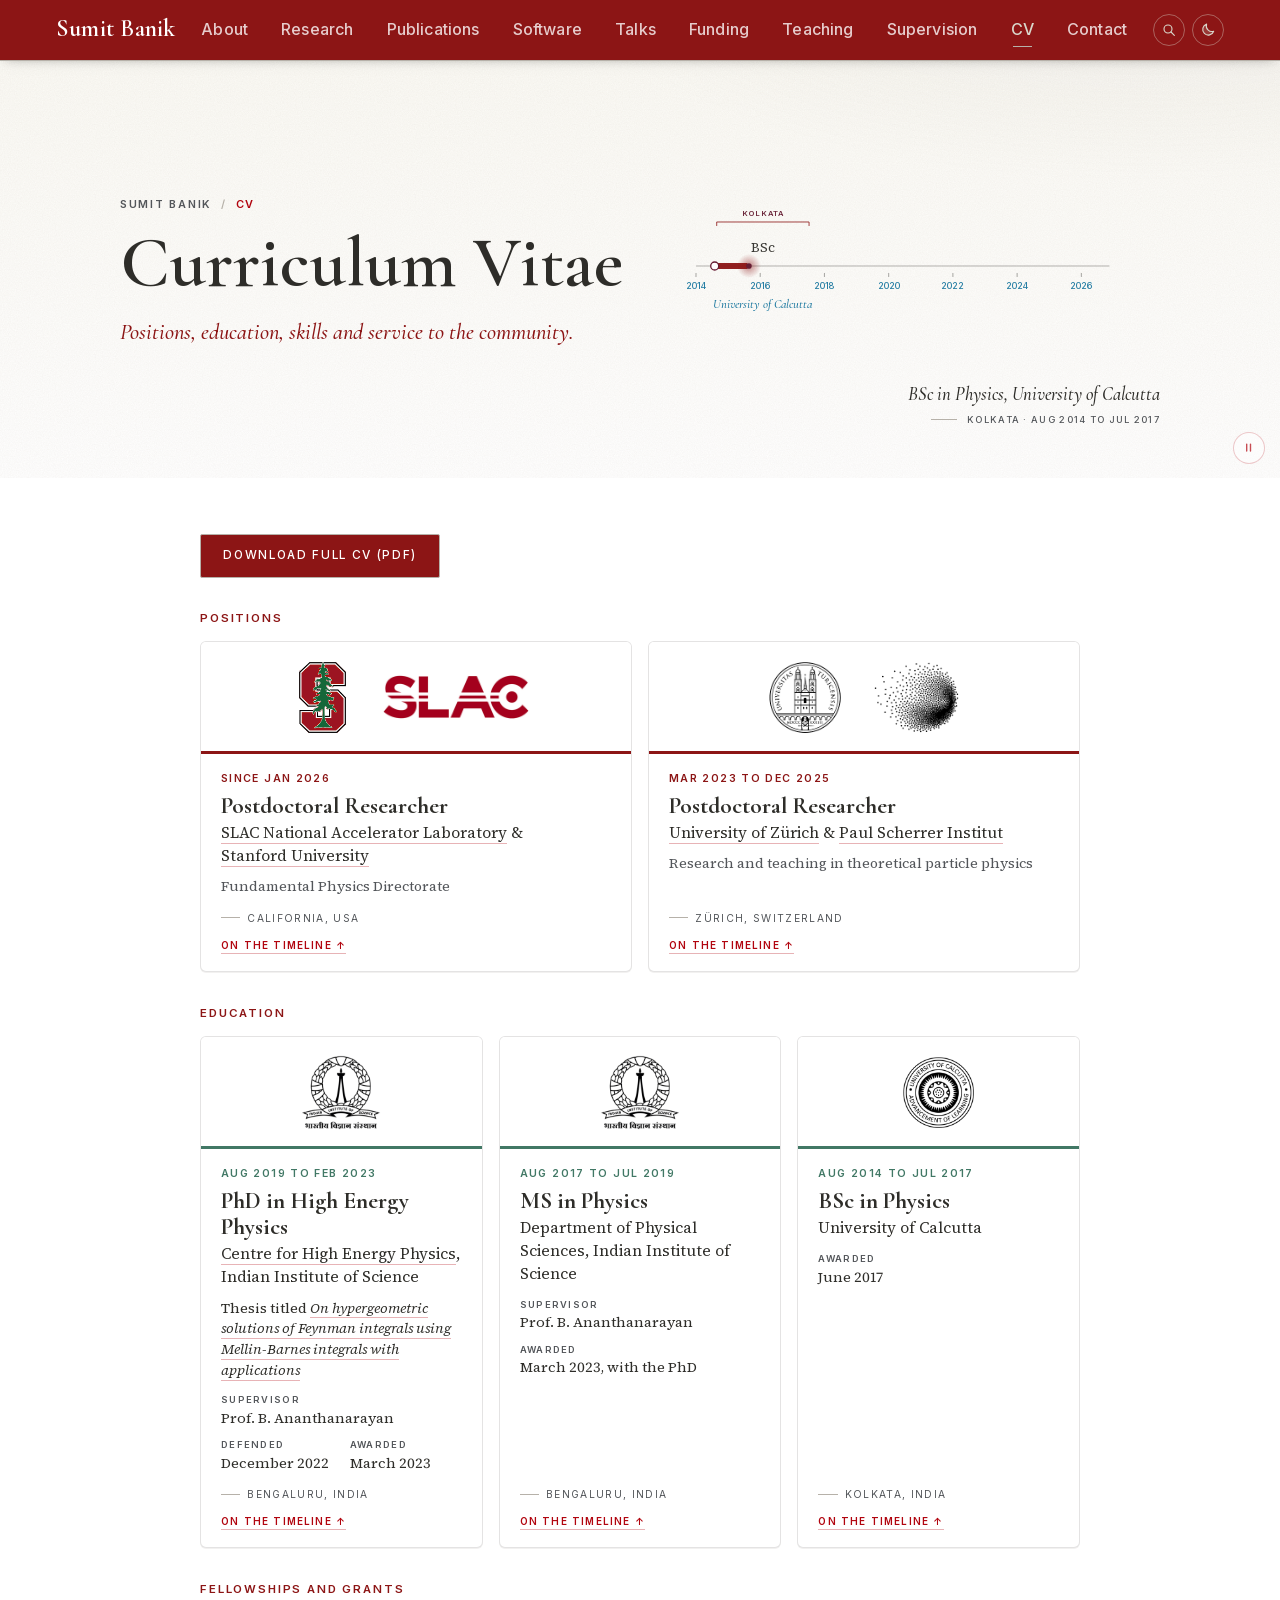
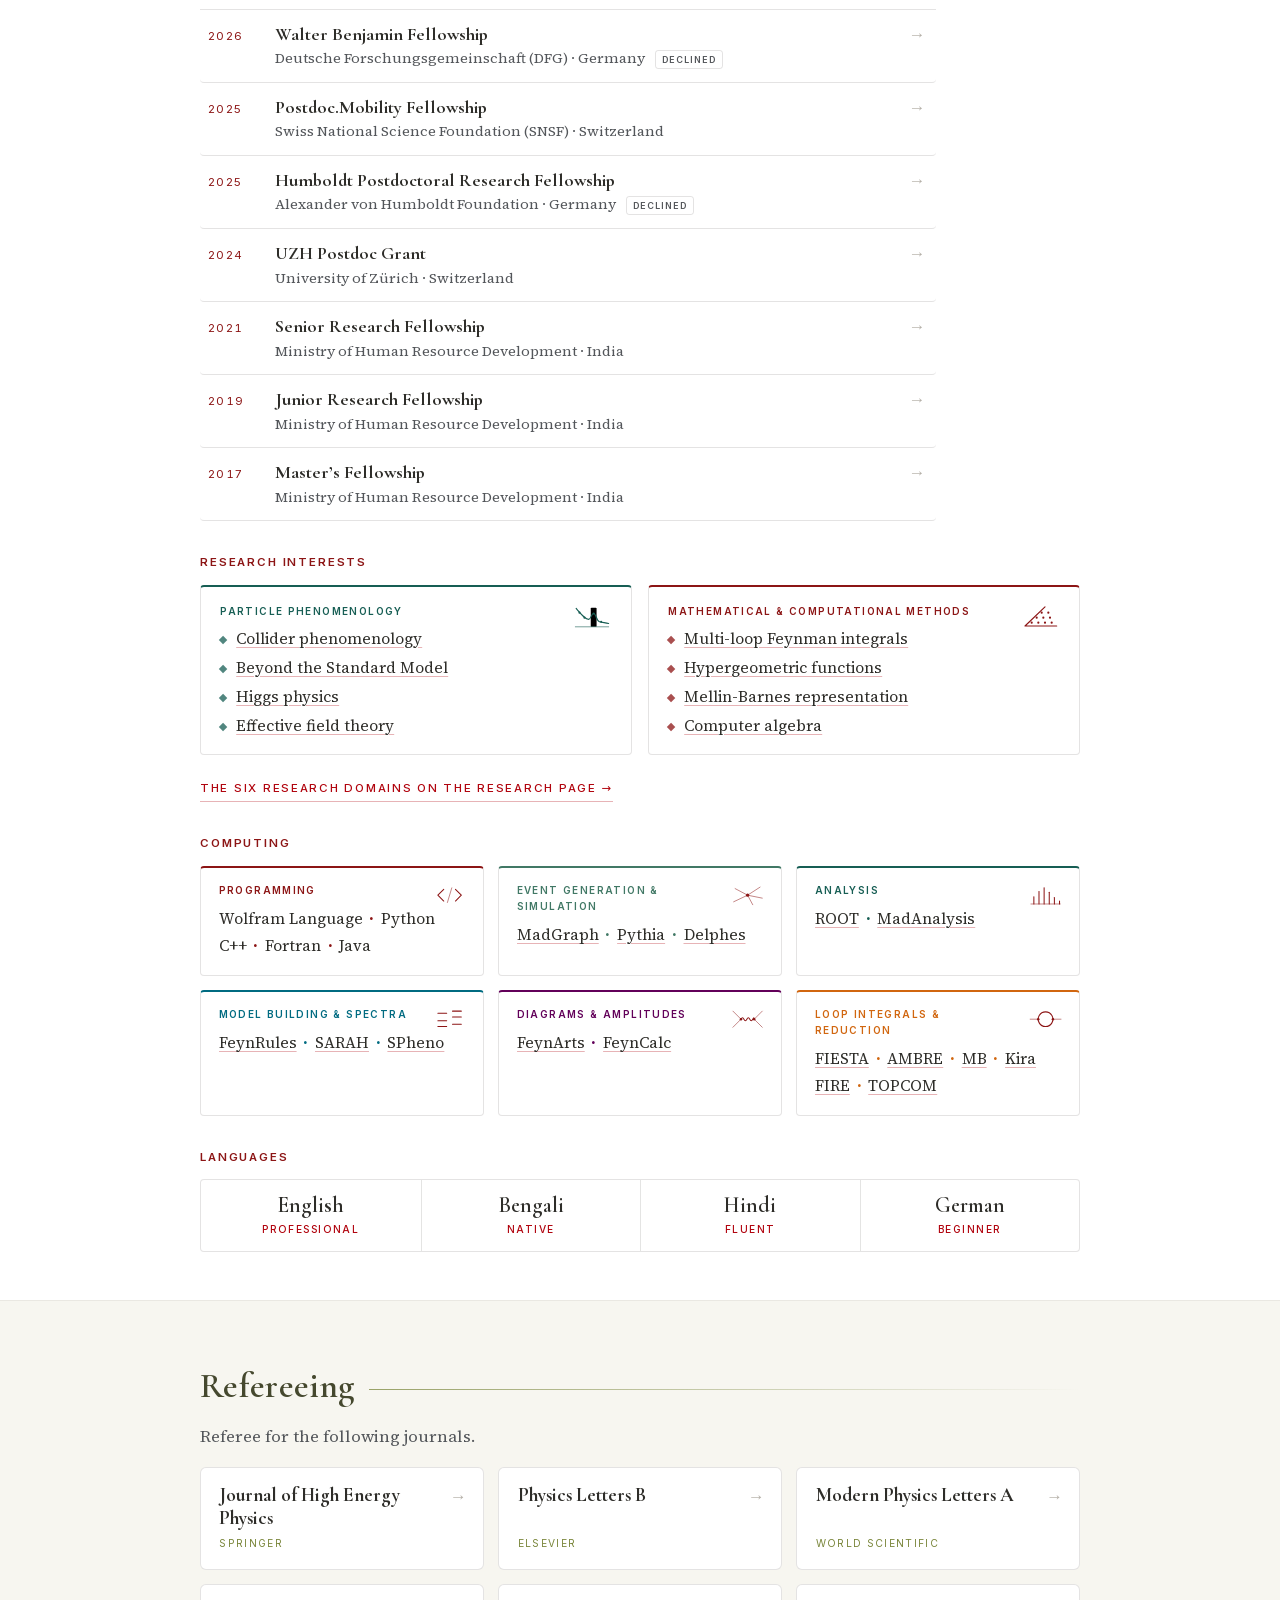
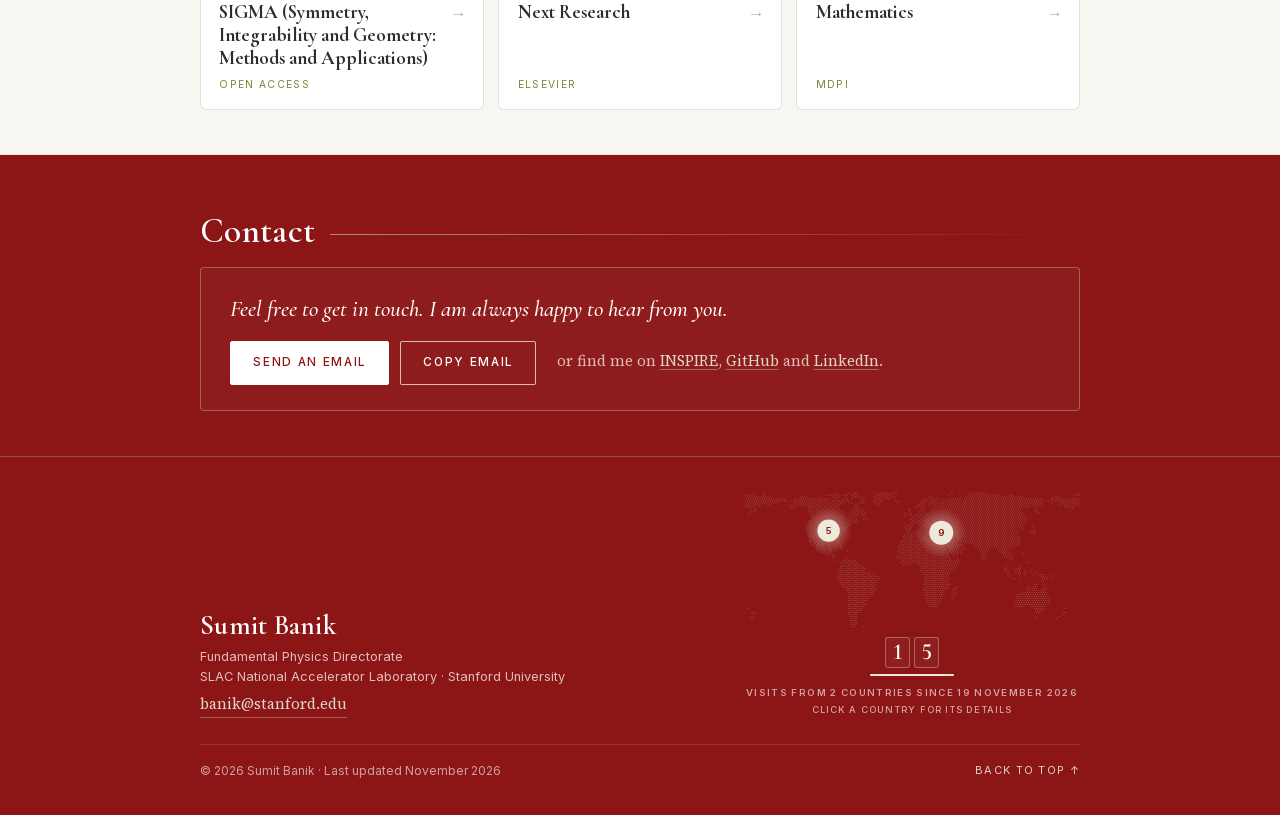
<file: cv.html>
<!doctype html>
<html lang="en">
<head>
<meta charset="utf-8">
<meta name="viewport" content="width=device-width, initial-scale=1">
<title>Curriculum Vitae | Sumit Banik</title>
<meta name="description" content="Curriculum Vitae of Sumit Banik, theoretical particle physicist at SLAC and Stanford. Positions, education, skills and service to the community.">
<meta name="author" content="Sumit Banik">
<link rel="canonical" href="https://sumitbanikgit.github.io/cv.html">
<meta name="color-scheme" content="light">
<meta name="theme-color" content="#8c1515">
<meta name="google-site-verification" content="J_Jvw2FJX-3FkRbdrWuaTEjCMIrBDiNggvvBCp2Pl-k">
<meta property="og:type" content="profile">
<meta property="og:title" content="Curriculum Vitae | Sumit Banik">
<meta property="og:description" content="Curriculum Vitae of Sumit Banik, theoretical particle physicist at SLAC and Stanford. Positions, education, skills and service to the community.">
<meta property="og:url" content="https://sumitbanikgit.github.io/cv.html">
<meta property="og:image" content="https://sumitbanikgit.github.io/assets/card.png">
<meta property="og:image:width" content="1200">
<meta property="og:image:height" content="630">
<meta property="og:image:alt" content="Sumit Banik, Postdoctoral Researcher, Fundamental Physics Directorate, SLAC National Accelerator Laboratory and Stanford University">
<meta name="twitter:card" content="summary_large_image">
<link rel="icon" href="favicon.ico?v=6ac7440e" sizes="32x32">
<link rel="icon" href="assets/favicon.svg?v=6ac7440e" type="image/svg+xml">
<link rel="apple-touch-icon" href="assets/apple-touch-icon.png?v=6ac7440e">
<link rel="preload" href="assets/fonts/cormorant-garamond-normal-latin.woff2" as="font" type="font/woff2" crossorigin>
<link rel="preload" href="assets/fonts/source-serif-4-normal-latin.woff2" as="font" type="font/woff2" crossorigin>
<link rel="preload" href="assets/fonts/inter-normal-latin.woff2" as="font" type="font/woff2" crossorigin>
<link rel="stylesheet" href="assets/fonts/fonts.css?v=6ac7587c">
<link rel="stylesheet" href="assets/style.css?v=6aff3965">
<script>document.documentElement.classList.add("js");try{if(!sessionStorage.getItem("sb-intro")&&!matchMedia("(prefers-reduced-motion: reduce)").matches){document.documentElement.classList.add("intro-on");sessionStorage.setItem("sb-intro","1")}}catch(e){}try{if(localStorage.getItem("sb-still")==="1")document.documentElement.classList.add("still")}catch(e){}try{var t=localStorage.getItem("sb-theme");if(t==="dark"||(!t&&matchMedia("(prefers-color-scheme: dark)").matches))document.documentElement.setAttribute("data-theme","dark")}catch(e){}</script>
</head>
<body id="top" class="page-cv">
<div class="intro" aria-hidden="true"><svg viewBox="-100 -60 200 120" preserveAspectRatio="xMidYMid slice"><g class="det"><circle class="ly" cx="0" cy="0" r="9" style="--d:0.12s"/><circle class="ly" cx="0" cy="0" r="21" style="--d:0.20s"/><circle class="ly" cx="0" cy="0" r="34" style="--d:0.28s"/><circle class="ly" cx="0" cy="0" r="52" style="--d:0.36s"/></g><g class="trs"><path class="tr" pathLength="1" style="--d:0.660s;--t:0.62s" d="M0 0A39.4 39.4 0 0 0 37.9 -38.8"/><path class="tr" pathLength="1" style="--d:0.674s;--t:0.62s" d="M0 0A27.3 27.3 0 0 0 34.0 -31.9"/><path class="tr" pathLength="1" style="--d:0.688s;--t:0.62s" d="M0 0A58.2 58.2 0 0 0 89.3 -26.0"/><path class="tr" pathLength="1" style="--d:0.702s;--t:0.62s" d="M0 0A27.6 27.6 0 0 0 46.7 3.4"/><path class="tr" pathLength="1" style="--d:0.716s;--t:0.62s" d="M0 0A29.5 29.5 0 0 0 43.9 23.4"/><path class="tr" pathLength="1" style="--d:0.730s;--t:0.62s" d="M0 0A114.7 114.7 0 0 0 8.0 67.0"/><path class="tr" pathLength="1" style="--d:0.744s;--t:0.62s" d="M0 0A36.2 36.2 0 0 1 -32.6 11.3"/><path class="tr" pathLength="1" style="--d:0.758s;--t:0.62s" d="M0 0A55.8 55.8 0 0 1 -43.0 8.5"/><path class="tr hard" pathLength="1" style="--d:0.772s;--t:0.42s" d="M0 0A212.5 212.5 0 0 1 -51.1 4.2"/><path class="tr" pathLength="1" style="--d:0.786s;--t:0.62s" d="M0 0A101.5 101.5 0 0 1 -45.5 -21.9"/><path class="tr hard" pathLength="1" style="--d:0.800s;--t:0.42s" d="M0 0A219.4 219.4 0 0 1 -50.5 -34.9"/><path class="tr" pathLength="1" style="--d:0.814s;--t:0.62s" d="M0 0A35.7 35.7 0 0 1 46.2 -52.2"/><path class="tr hard" pathLength="1" style="--d:0.828s;--t:0.42s" d="M0 0A292.0 292.0 0 0 0 -23.4 -53.9"/><path class="tr" pathLength="1" style="--d:0.842s;--t:0.62s" d="M0 0A28.7 28.7 0 0 1 52.9 -13.5"/><path class="tr" pathLength="1" style="--d:0.856s;--t:0.62s" d="M0 0A158.8 158.8 0 0 1 65.4 -60.2"/><path class="tr hard" pathLength="1" style="--d:0.870s;--t:0.42s" d="M0 0A203.9 203.9 0 0 0 32.3 -45.6"/><path class="tr" pathLength="1" style="--d:0.884s;--t:0.62s" d="M0 0A40.2 40.2 0 0 0 4.4 -71.3"/><path class="tr nu" pathLength="1" style="--d:0.70s;--t:.5s" d="M0 0L59.1 74.4"/><path class="tr nu" pathLength="1" style="--d:0.73s;--t:.5s" d="M0 0L-69.0 -65.3"/></g><circle class="flash" cx="0" cy="0" r="6"/></svg><div class="pr l"><svg viewBox="-10 -10 20 20"><circle class="pr-body" r="9"/><g class="qs"><circle class="q" cx="0.00" cy="-4.30" r="1.9"/><circle class="q" cx="3.72" cy="2.15" r="1.9"/><circle class="q d" cx="-3.72" cy="2.15" r="1.9"/></g></svg></div><div class="pr r"><svg viewBox="-10 -10 20 20"><circle class="pr-body" r="9"/><g class="qs"><circle class="q" cx="-0.00" cy="-4.30" r="1.9"/><circle class="q" cx="-3.72" cy="2.15" r="1.9"/><circle class="q d" cx="3.72" cy="2.15" r="1.9"/></g></svg></div></div>
<a class="skip" href="#main">Skip to content</a>

<div class="navbar">
  <div class="wrap nav-inner">
    <a class="brand" href="index.html">Sumit Banik</a>
    <nav aria-label="Pages"><div class="nav-item"><a href="index.html#about">About</a><div class="nav-drop"><a href="index.html#about"><span class="nd-t">About me</span></a><a href="index.html#recent-news"><span class="nd-t">Recent news</span></a><a href="index.html#academic-journey"><span class="nd-t">Academic journey</span><span class="nd-n">Kolkata to San Francisco</span></a><a href="index.html#explore"><span class="nd-t">Explore the site</span></a></div></div><div class="nav-item"><a href="research.html">Research</a><div class="nav-drop"><a class="nd-page" href="research.html">Research page <span aria-hidden="true">→</span></a><a href="research.html#top"><span class="nd-t">A tour of my papers</span><span class="nd-n">30 animated slides</span></a><a href="research.html#research-domains"><span class="nd-t">Research domains</span></a><a href="research.html#selected-work"><span class="nd-t">Selected work</span></a><a href="research.html#a-map-of-the-papers"><span class="nd-t">A map of the papers</span><span class="nd-n">Placed by what they are about</span></a><a href="research.html#one-integral-two-series"><span class="nd-t">One integral, two series</span><span class="nd-n">Two series on a slider</span></a></div></div><div class="nav-item"><a href="publications.html">Publications</a><div class="nav-drop"><a class="nd-page" href="publications.html">Publications page <span aria-hidden="true">→</span></a><a href="publications.html#preprints"><span class="nd-t">Preprints</span><span class="nd-n">One paper</span></a><a href="publications.html#journal-articles"><span class="nd-t">Journal articles</span><span class="nd-n">22 papers</span></a><a href="publications.html#conference-proceedings"><span class="nd-t">Conference proceedings</span><span class="nd-n">7 contributions</span></a><a href="publications.html#thesis"><span class="nd-t">PhD thesis</span><span class="nd-n">IISc, 2022</span></a></div></div><div class="nav-item"><a href="software.html">Software</a><div class="nav-drop"><a class="nd-page" href="software.html">Software page <span aria-hidden="true">→</span></a><a href="software.html#mbconichulls"><span class="nd-t">MBConicHulls</span><span class="nd-n">Mellin-Barnes integrals as hypergeometric series</span></a><a href="software.html#feyngkz"><span class="nd-t">FeynGKZ</span><span class="nd-n">Feynman integrals from GKZ hypergeometric systems</span></a><a href="software.html#hyperprecision"><span class="nd-t">HyperPrecision</span><span class="nd-n">Hypergeometric functions to high precision</span></a><a href="software.html#slq-rg"><span class="nd-t">SLQ-RG</span><span class="nd-n">Two-loop RG equations of the SM with five scalar leptoquarks</span></a></div></div><div class="nav-item"><a href="talks.html">Talks</a><div class="nav-drop"><a class="nd-page" href="talks.html">Talks page <span aria-hidden="true">→</span></a><a href="talks.html#talks"><span class="nd-t">Recent talks</span><span class="nd-n">The latest 6</span></a><a href="talks.html#earlier-talks"><span class="nd-t">Earlier talks</span><span class="nd-n">25 more since 2020</span></a></div></div><div class="nav-item"><a href="funding.html">Funding</a><div class="nav-drop"><a class="nd-page" href="funding.html">Funding page <span aria-hidden="true">→</span></a><a href="funding.html#postdoctoral-fellowships-and-grants"><span class="nd-t">Postdoctoral fellowships and grants</span></a><a href="funding.html#doctoral-and-masters-fellowships"><span class="nd-t">Doctoral and master’s fellowships</span></a></div></div><div class="nav-item"><a href="teaching.html">Teaching</a><div class="nav-drop"><a class="nd-page" href="teaching.html">Teaching page <span aria-hidden="true">→</span></a><a href="teaching.html#proseminar-theoretische-physik"><span class="nd-t">Proseminar Theoretische Physik</span><span class="nd-n">Universität Zürich, 2025</span></a><a href="teaching.html#flavour-physics"><span class="nd-t">Flavour Physics</span><span class="nd-n">Universität Zürich, 2024</span></a><a href="teaching.html#quantum-field-theory-i"><span class="nd-t">Quantum Field Theory I</span><span class="nd-n">ETH Zürich, 2023</span></a><a href="teaching.html#introductory-physics-ii"><span class="nd-t">Introductory Physics II</span><span class="nd-n">Indian Institute of Science, 2020</span></a></div></div><div class="nav-item"><a href="supervision.html">Supervision</a><div class="nav-drop"><a class="nd-page" href="supervision.html">Supervision page <span aria-hidden="true">→</span></a><a href="supervision.html#corentin-eggenspieler"><span class="nd-t">Corentin Eggenspieler</span><span class="nd-n">Master’s student, 2025</span></a><a href="supervision.html#banurega-shanmuganathan"><span class="nd-t">Banurega Shanmuganathan</span><span class="nd-n">Bachelor’s student, 2024</span></a><a href="supervision.html#mathieu-ferey"><span class="nd-t">Mathieu Ferey</span><span class="nd-n">Master’s student, 2022</span></a></div></div><div class="nav-item"><a href="cv.html" class="here" aria-current="page">CV</a><div class="nav-drop"><a class="nd-page" href="cv.html">CV page <span aria-hidden="true">→</span></a><a href="#positions"><span class="nd-t">Positions</span></a><a href="#education"><span class="nd-t">Education</span></a><a href="#fellowships-and-grants"><span class="nd-t">Fellowships and grants</span></a><a href="#research-interests"><span class="nd-t">Research interests</span></a><a href="#computing"><span class="nd-t">Computing</span></a><a href="#refereeing"><span class="nd-t">Refereeing</span></a><a href="assets/cv/Sumit_Banik_CV.pdf"><span class="nd-t">Download the CV (PDF)</span></a></div></div><div class="nav-item"><a href="contact.html">Contact</a><div class="nav-drop"><a class="nd-page" href="contact.html">Contact page <span aria-hidden="true">→</span></a><a href="mailto:banik@stanford.edu"><span class="nd-t">Write to me</span><span class="nd-n">banik@stanford.edu</span></a><a href="contact.html#reach"><span class="nd-t">Address and profiles</span></a></div></div></nav>
    <div class="nav-tools"><button class="ss-btn" type="button" aria-label="Search the site" title="Search the site (press /)"><svg viewBox="0 0 24 24" aria-hidden="true"><circle cx="10.5" cy="10.5" r="6"/><path d="M15 15l5 5"/></svg></button><button class="theme-toggle" type="button" aria-pressed="false" aria-label="Dark mode" title="Switch to dark mode"><svg viewBox="0 0 24 24" aria-hidden="true"><g class="tt-sun"><circle cx="12" cy="12" r="4.2"/><path d="M12 2.6v2.1M12 19.3v2.1M2.6 12h2.1M19.3 12h2.1M5.4 5.4l1.5 1.5M17.1 17.1l1.5 1.5M5.4 18.6l1.5-1.5M17.1 6.9l1.5-1.5"/></g><path class="tt-moon" d="M19.5 14.6A8 8 0 0 1 9.4 4.5a8 8 0 1 0 10.1 10.1z"/></svg></button></div>
  </div>
</div>

<header class="masthead hero page-hero" data-scene="timeline">
  <canvas class="field" aria-hidden="true"></canvas>
  <div class="wrap hero-inner">
   <div class="hero-text">
    <p class="crumb"><a href="index.html">Sumit Banik</a><span aria-hidden="true">/</span>CV</p>
    <h1 class="page-title" aria-label="Curriculum Vitae"><span class="w" aria-hidden="true"><span class="ch" style="--i:0">C</span><span class="ch" style="--i:1">u</span><span class="ch" style="--i:2">r</span><span class="ch" style="--i:3">r</span><span class="ch" style="--i:4">i</span><span class="ch" style="--i:5">c</span><span class="ch" style="--i:6">u</span><span class="ch" style="--i:7">l</span><span class="ch" style="--i:8">u</span><span class="ch" style="--i:9">m</span></span> <span class="w" aria-hidden="true"><span class="ch" style="--i:11">V</span><span class="ch" style="--i:12">i</span><span class="ch" style="--i:13">t</span><span class="ch" style="--i:14">a</span><span class="ch" style="--i:15">e</span></span></h1>
    <p class="page-sub">Positions, education, skills and service to the community.</p>
   </div>
   <div class="hero-stage" aria-hidden="true">
    <script type="application/json" class="scene-data">{"stages":[{"t":"BSc","title":"BSc in Physics","o":"University of Calcutta","os":"University of Calcutta","w":"Aug 2014 to Jul 2017","c":"Kolkata","s":2014.583,"e":2017.583,"k":"edu"},{"t":"MS","title":"MS in Physics","o":"Indian Institute of Science","os":"IISc","w":"Aug 2017 to Jul 2019","c":"Bengaluru","s":2017.583,"e":2019.583,"k":"edu"},{"t":"PhD","title":"PhD in High Energy Physics","o":"Indian Institute of Science","os":"IISc","w":"Aug 2019 to Feb 2023","c":"Bengaluru","s":2019.583,"e":2023.167,"k":"edu"},{"t":"Postdoc","title":"Postdoctoral Researcher","o":"University of Zürich and PSI","os":"UZH and PSI","w":"Mar 2023 to Dec 2025","c":"Zürich","s":2023.167,"e":2026.0,"k":"job"},{"t":"Postdoc","title":"Postdoctoral Researcher","o":"SLAC and Stanford University","os":"SLAC and Stanford","w":"Since Jan 2026","c":"California","s":2026.0,"e":null,"k":"job"}],"now":2026.875}</script>
    <div class="scene-meta"><p class="scene-cap">From Kolkata to Stanford</p><p class="scene-hint">Click or use the arrow keys for the next stage</p></div>
   </div>
  </div>
<button class="motion-toggle" type="button" aria-pressed="false" aria-label="Pause the animations" title="Pause the animations on every page"><svg viewBox="0 0 24 24" aria-hidden="true"><path class="mt-pause" d="M9 6.5v11M15 6.5v11"/><path class="mt-play" d="M8.5 6.2v11.6l9.4-5.8z"/></svg></button>
</header>
<main id="main" class="wrap">

<section class="chapter" id="cv">
<p><a class="button" href="assets/cv/Sumit_Banik_CV.pdf">Download full CV (PDF)</a></p>

<h3 class="sect" id="positions" aria-level="2">Positions<a class="sec-link" href="#positions" aria-hidden="true" tabindex="-1"><svg viewBox="0 0 24 24"><path d="M10 14a4 4 0 0 0 5.66 0l3-3a4 4 0 0 0-5.66-5.66l-1.1 1.1"/><path d="M14 10a4 4 0 0 0-5.66 0l-3 3a4 4 0 0 0 5.66 5.66l1.1-1.1"/></svg></a></h3>
<div class="positions work">
<article class="blk" id="postdoctoral-researcher-california"><div class="blk-logos"><picture class="lg"><source srcset="assets/logos/stanford.webp?v=6ac555ee" type="image/webp"><img src="assets/logos/stanford.png?v=6ac16025" alt="Stanford University" width="204" height="295" decoding="async"></picture><picture class="lg"><source srcset="assets/logos/slac.webp?v=6ac555ee" type="image/webp"><img src="assets/logos/slac.png?v=6ac16131" alt="SLAC" width="360" height="134" decoding="async"></picture></div><div class="blk-body"><div class="blk-when">Since Jan 2026</div><h4 class="blk-title" aria-level="3">Postdoctoral Researcher</h4><div class="blk-org"><a href="https://theory.slac.stanford.edu/">SLAC National Accelerator Laboratory</a> &amp; <a href="https://www.stanford.edu/">Stanford&nbsp;University</a></div><p class="blk-meta">Fundamental Physics Directorate</p><div class="blk-where">California, USA</div><button class="on-board" type="button" data-pick="Postdoctoral Researcher · Since Jan 2026" aria-label="Show Postdoctoral Researcher, Since Jan 2026, on the timeline above">On the timeline <span aria-hidden="true">↑</span></button></div></article>
<article class="blk" id="postdoctoral-researcher-zurich"><div class="blk-logos"><picture class="lg"><source srcset="assets/logos/uzh.webp?v=6ac555ee" type="image/webp"><img src="assets/logos/uzh.png?v=6abd17d5" alt="University of Zürich" width="190" height="189" decoding="async"></picture><picture class="lg"><source srcset="assets/logos/psi.webp?v=6ac555ee" type="image/webp"><img src="assets/logos/psi.png?v=6abd17d5" alt="Paul Scherrer Institut" width="216" height="184" decoding="async"></picture></div><div class="blk-body"><div class="blk-when">Mar 2023 to Dec 2025</div><h4 class="blk-title" aria-level="3">Postdoctoral Researcher</h4><div class="blk-org"><a href="https://www.physik.uzh.ch/">University of Zürich</a> &amp; <a href="https://www.psi.ch/">Paul Scherrer Institut</a></div><p class="blk-meta">Research and teaching in theoretical particle physics</p><div class="blk-where">Zürich, Switzerland</div><button class="on-board" type="button" data-pick="Postdoctoral Researcher · Mar 2023 to Dec 2025" aria-label="Show Postdoctoral Researcher, Mar 2023 to Dec 2025, on the timeline above">On the timeline <span aria-hidden="true">↑</span></button></div></article>
</div>

<h3 class="sect" id="education" aria-level="2">Education<a class="sec-link" href="#education" aria-hidden="true" tabindex="-1"><svg viewBox="0 0 24 24"><path d="M10 14a4 4 0 0 0 5.66 0l3-3a4 4 0 0 0-5.66-5.66l-1.1 1.1"/><path d="M14 10a4 4 0 0 0-5.66 0l-3 3a4 4 0 0 0 5.66 5.66l1.1-1.1"/></svg></a></h3>
<div class="positions study">
<article class="blk" id="phd-in-high-energy-physics-bengaluru"><div class="blk-logos"><picture class="lg"><source srcset="assets/logos/iisc.webp?v=6ac555ee" type="image/webp"><img src="assets/logos/iisc.png?v=6ac15fa4" alt="Indian Institute of Science" width="240" height="225" decoding="async"></picture></div><div class="blk-body"><div class="blk-when">Aug 2019 to Feb 2023</div><h4 class="blk-title" aria-level="3">PhD in High Energy Physics</h4><div class="blk-org"><a href="https://chep.iisc.ac.in/">Centre for High Energy Physics</a>, Indian Institute of Science</div><p class="blk-note">Thesis titled <a href="https://inspirehep.net/literature/2614373"><i>On hypergeometric solutions of Feynman integrals using Mellin-Barnes integrals with applications</i></a></p><dl class="blk-facts"><div><dt>Supervisor</dt><dd>Prof.&nbsp;B.&nbsp;Ananthanarayan</dd></div><div><dt>Defended</dt><dd>December 2022</dd></div><div><dt>Awarded</dt><dd>March 2023</dd></div></dl><div class="blk-where">Bengaluru, India</div><button class="on-board" type="button" data-pick="PhD in High Energy Physics · Aug 2019 to Feb 2023" aria-label="Show PhD in High Energy Physics, Aug 2019 to Feb 2023, on the timeline above">On the timeline <span aria-hidden="true">↑</span></button></div></article>
<article class="blk" id="ms-in-physics-bengaluru"><div class="blk-logos"><picture class="lg"><source srcset="assets/logos/iisc.webp?v=6ac555ee" type="image/webp"><img src="assets/logos/iisc.png?v=6ac15fa4" alt="Indian Institute of Science" width="240" height="225" decoding="async"></picture></div><div class="blk-body"><div class="blk-when">Aug 2017 to Jul 2019</div><h4 class="blk-title" aria-level="3">MS in Physics</h4><div class="blk-org">Department of Physical Sciences, Indian Institute of Science</div><dl class="blk-facts"><div><dt>Supervisor</dt><dd>Prof.&nbsp;B.&nbsp;Ananthanarayan</dd></div><div><dt>Awarded</dt><dd>March 2023, with the PhD</dd></div></dl><div class="blk-where">Bengaluru, India</div><button class="on-board" type="button" data-pick="MS in Physics · Aug 2017 to Jul 2019" aria-label="Show MS in Physics, Aug 2017 to Jul 2019, on the timeline above">On the timeline <span aria-hidden="true">↑</span></button></div></article>
<article class="blk" id="bsc-in-physics-kolkata"><div class="blk-logos"><picture class="lg"><source srcset="assets/logos/calcutta.webp?v=6ac555ee" type="image/webp"><img src="assets/logos/calcutta.png?v=6ac15fa4" alt="University of Calcutta" width="240" height="240" decoding="async"></picture></div><div class="blk-body"><div class="blk-when">Aug 2014 to Jul 2017</div><h4 class="blk-title" aria-level="3">BSc in Physics</h4><div class="blk-org">University of Calcutta</div><dl class="blk-facts"><div><dt>Awarded</dt><dd>June 2017</dd></div></dl><div class="blk-where">Kolkata, India</div><button class="on-board" type="button" data-pick="BSc in Physics · Aug 2014 to Jul 2017" aria-label="Show BSc in Physics, Aug 2014 to Jul 2017, on the timeline above">On the timeline <span aria-hidden="true">↑</span></button></div></article><script>
(function () {                              // a card asks the animation at the top for its own part: a course's equations,
  var reduce = window.matchMedia && matchMedia('(prefers-reduced-motion: reduce)').matches;   // a student's project, an award
  Array.prototype.forEach.call(document.querySelectorAll('.on-board'), function (b) {
    b.addEventListener('click', function () {
      if (window.CustomEvent) document.dispatchEvent(b.dataset.course ? new CustomEvent('chalkcourse', { detail: { course: b.dataset.course } })
                                                                    : new CustomEvent('scenepick', { detail: { name: b.dataset.pick } }));
      window.scrollTo({ top: 0, behavior: reduce ? 'auto' : 'smooth' });
    });
  });
})();
</script>
</div>

<h3 class="sect" id="fellowships-and-grants" aria-level="2">Fellowships and grants<a class="sec-link" href="#fellowships-and-grants" aria-hidden="true" tabindex="-1"><svg viewBox="0 0 24 24"><path d="M10 14a4 4 0 0 0 5.66 0l3-3a4 4 0 0 0-5.66-5.66l-1.1 1.1"/><path d="M14 10a4 4 0 0 0-5.66 0l-3 3a4 4 0 0 0 5.66 5.66l1.1-1.1"/></svg></a></h3>
<div class="awards">
<a class="award" href="funding.html#walter-benjamin-fellowship"><span class="aw-y">2026</span><span class="aw-b"><span class="aw-n">Walter Benjamin Fellowship</span><span class="aw-a">Deutsche Forschungsgemeinschaft (DFG) · Germany <span class="aw-st">Declined</span></span></span><span class="aw-go" aria-hidden="true">→</span></a>
<a class="award" href="funding.html#postdoc-mobility-fellowship"><span class="aw-y">2025</span><span class="aw-b"><span class="aw-n">Postdoc.Mobility Fellowship</span><span class="aw-a">Swiss National Science Foundation (SNSF) · Switzerland</span></span><span class="aw-go" aria-hidden="true">→</span></a>
<a class="award" href="funding.html#humboldt-postdoctoral-research-fellowship"><span class="aw-y">2025</span><span class="aw-b"><span class="aw-n">Humboldt Postdoctoral Research Fellowship</span><span class="aw-a">Alexander von Humboldt Foundation · Germany <span class="aw-st">Declined</span></span></span><span class="aw-go" aria-hidden="true">→</span></a>
<a class="award" href="funding.html#uzh-postdoc-grant"><span class="aw-y">2024</span><span class="aw-b"><span class="aw-n">UZH Postdoc Grant</span><span class="aw-a">University of Zürich · Switzerland</span></span><span class="aw-go" aria-hidden="true">→</span></a>
<a class="award" href="funding.html#senior-research-fellowship"><span class="aw-y">2021</span><span class="aw-b"><span class="aw-n">Senior Research Fellowship</span><span class="aw-a">Ministry of Human Resource Development · India</span></span><span class="aw-go" aria-hidden="true">→</span></a>
<a class="award" href="funding.html#junior-research-fellowship"><span class="aw-y">2019</span><span class="aw-b"><span class="aw-n">Junior Research Fellowship</span><span class="aw-a">Ministry of Human Resource Development · India</span></span><span class="aw-go" aria-hidden="true">→</span></a>
<a class="award" href="funding.html#masters-fellowship"><span class="aw-y">2017</span><span class="aw-b"><span class="aw-n">Master’s Fellowship</span><span class="aw-a">Ministry of Human Resource Development · India</span></span><span class="aw-go" aria-hidden="true">→</span></a>
</div>

<h3 class="sect" id="research-interests" aria-level="2">Research interests<a class="sec-link" href="#research-interests" aria-hidden="true" tabindex="-1"><svg viewBox="0 0 24 24"><path d="M10 14a4 4 0 0 0 5.66 0l3-3a4 4 0 0 0-5.66-5.66l-1.1 1.1"/><path d="M14 10a4 4 0 0 0-5.66 0l-3 3a4 4 0 0 0 5.66 5.66l1.1-1.1"/></svg></a></h3>
<div class="interests">
  <div class="interest pheno"><svg class="ix" viewBox="0 0 48 30" aria-hidden="true"><rect class="win" x="22.5" y="4" width="7" height="23" rx="1"/><path class="thin" pathLength="1" d="M4 27H44"/><path pathLength="1" d="M5 5C12 13 16 18 20 18C23 18 23 11 26 11C29 11 29 20 33 21C37 22 40 22 44 23"/><circle cx="9" cy="10" r="1.3"/><circle cx="15" cy="16" r="1.3"/><circle cx="26" cy="11" r="1.3"/><circle cx="35" cy="21" r="1.3"/></svg>
    <div class="kicker">Particle phenomenology</div>
    <ul>
      <li><button class="int-q" type="button" data-ss="LHC" title="Search the site for LHC">Collider phenomenology</button></li>
      <li><button class="int-q" type="button" data-ss="new physics" title="Search the site for new physics">Beyond the Standard Model</button></li>
      <li><button class="int-q" type="button" data-ss="Higgs" title="Search the site for Higgs">Higgs physics</button></li>
      <li><button class="int-q" type="button" data-ss="SMEFT" title="Search the site for SMEFT">Effective field theory</button></li>
    </ul>
  </div>
  <div class="interest fi"><svg class="ix" viewBox="0 0 48 30" aria-hidden="true"><path pathLength="1" d="M6 26H44M6 26L30 3"/><circle cx="14" cy="22" r="1.3" style="--k:0"/><circle cx="22" cy="22" r="1.3" style="--k:1"/><circle cx="30" cy="22" r="1.3" style="--k:4"/><circle cx="38" cy="22" r="1.3" style="--k:7"/><circle cx="20" cy="16" r="1.3" style="--k:2"/><circle cx="28" cy="16" r="1.3" style="--k:3"/><circle cx="36" cy="16" r="1.3" style="--k:6"/><circle cx="26" cy="10" r="1.3" style="--k:5"/><circle cx="34" cy="10" r="1.3" style="--k:8"/></svg>
    <div class="kicker">Mathematical &amp; computational methods</div>
    <ul>
      <li><button class="int-q" type="button" data-ss="Feynman integrals" title="Search the site for Feynman integrals">Multi-loop Feynman integrals</button></li>
      <li><button class="int-q" type="button" data-ss="hypergeometric" title="Search the site for hypergeometric">Hypergeometric functions</button></li>
      <li><button class="int-q" type="button" data-ss="Mellin-Barnes" title="Search the site for Mellin-Barnes">Mellin-Barnes representation</button></li>
      <li><button class="int-q" type="button" data-ss="Mathematica" title="Search the site for Mathematica">Computer algebra</button></li>
    </ul>
  </div>
</div>

<p class="about-links"><a href="research.html#research-domains">The six research domains on the Research page <span aria-hidden="true">→</span></a></p>

<h3 class="sect" id="computing" aria-level="2">Computing<a class="sec-link" href="#computing" aria-hidden="true" tabindex="-1"><svg viewBox="0 0 24 24"><path d="M10 14a4 4 0 0 0 5.66 0l3-3a4 4 0 0 0-5.66-5.66l-1.1 1.1"/><path d="M14 10a4 4 0 0 0-5.66 0l-3 3a4 4 0 0 0 5.66 5.66l1.1-1.1"/></svg></a></h3>
<div class="toolkit">
<div class="tool"><svg class="ix" viewBox="0 0 48 30" aria-hidden="true"><path pathLength="1" d="M16 7L8 15L16 23M32 7L40 15L32 23"/><path class="thin" pathLength="1" d="M27 5L21 25"/></svg><div class="kicker">Programming</div><ul><li>Wolfram Language</li><li>Python</li><li>C++</li><li>Fortran</li><li>Java</li></ul></div>
<div class="tool"><svg class="ix" viewBox="0 0 48 30" aria-hidden="true"><path class="flow thin" pathLength="1" style="--da:0.1351;--dg:0.1143;--dp:0.2495" d="M24 15L7 6"/><path class="flow thin" pathLength="1" style="--da:0.1284;--dg:0.1086;--dp:0.2370" d="M24 15L41 4"/><path class="flow thin" pathLength="1" style="--da:0.1275;--dg:0.1078;--dp:0.2353" d="M24 15L44 19"/><path class="flow thin" pathLength="1" style="--da:0.1762;--dg:0.1491;--dp:0.3252" d="M24 15L31 28"/><path class="flow thin" pathLength="1" style="--da:0.1237;--dg:0.1047;--dp:0.2284" d="M24 15L5 24"/><circle cx="24" cy="15" r="2.2" style="--k:0"/></svg><div class="kicker">Event generation &amp; simulation</div><ul><li><a href="https://launchpad.net/mg5amcnlo">MadGraph</a></li><li><a href="https://pythia.org/">Pythia</a></li><li><a href="https://delphes.github.io/">Delphes</a></li></ul></div>
<div class="tool"><svg class="ix" viewBox="0 0 48 30" aria-hidden="true"><path class="thin" pathLength="1" d="M4 27H44"/><path class="bar" pathLength="1" style="--k:0" d="M8 27V17"/><path class="bar" pathLength="1" style="--k:1" d="M15 27V10"/><path class="bar" pathLength="1" style="--k:2" d="M22 27V5"/><path class="bar" pathLength="1" style="--k:3" d="M29 27V11"/><path class="bar" pathLength="1" style="--k:4" d="M36 27V18"/><path class="bar" pathLength="1" style="--k:5" d="M43 27V23"/></svg><div class="kicker">Analysis</div><ul><li><a href="https://root.cern/">ROOT</a></li><li><a href="https://madanalysis.irmp.ucl.ac.be/">MadAnalysis</a></li></ul></div>
<div class="tool"><svg class="ix" viewBox="0 0 48 30" aria-hidden="true"><path class="lvl" pathLength="1" style="--k:0" d="M8 25H20"/><path class="lvl" pathLength="1" style="--k:1" d="M28 22H40"/><path class="lvl" pathLength="1" style="--k:2" d="M8 17H20"/><path class="lvl" pathLength="1" style="--k:3" d="M28 12H40"/><path class="lvl" pathLength="1" style="--k:4" d="M8 7H20"/><path class="lvl" pathLength="1" style="--k:5" d="M28 4H40"/></svg><div class="kicker">Model building &amp; spectra</div><ul><li><a href="https://feynrules.irmp.ucl.ac.be/">FeynRules</a></li><li><a href="https://sarah.hepforge.org/">SARAH</a></li><li><a href="https://spheno.hepforge.org/">SPheno</a></li></ul></div>
<div class="tool"><svg class="ix" viewBox="0 0 48 30" aria-hidden="true"><path class="thin" pathLength="1" d="M4 4L15 15L4 26M44 4L33 15L44 26"/><path class="flow" pathLength="1" style="--da:0.0915;--dg:0.0775;--dp:0.1690" d="M15 15Q17 11 19 15T23 15T27 15T31 15T33 15"/><circle cx="15" cy="15" r="1.7"/><circle cx="33" cy="15" r="1.7"/></svg><div class="kicker">Diagrams &amp; amplitudes</div><ul><li><a href="https://feynarts.de/">FeynArts</a></li><li><a href="https://feyncalc.github.io/">FeynCalc</a></li></ul></div>
<div class="tool"><svg class="ix" viewBox="0 0 48 30" aria-hidden="true"><path class="thin" pathLength="1" d="M3 15H14M34 15H45"/><path class="flow" pathLength="1" style="--da:0.0414;--dg:0.0350;--dp:0.0764" d="M24 5A10 10 0 1 1 23.9 5Z"/><circle cx="14" cy="15" r="1.7"/><circle cx="34" cy="15" r="1.7"/></svg><div class="kicker">Loop integrals &amp; reduction</div><ul><li><a href="https://gitlab.com/feynmanintegrals/fiesta">FIESTA</a></li><li><a href="https://jgluza.us.edu.pl/ambre/">AMBRE</a></li><li><a href="https://mbtools.hepforge.org/">MB</a></li><li><a href="https://kira.hepforge.org/">Kira</a></li><li><a href="https://gitlab.com/feynmanintegrals/fire">FIRE</a></li><li><a href="https://www.wm.uni-bayreuth.de/de/team/rambau_joerg/TOPCOM/">TOPCOM</a></li></ul></div>
</div>

<h3 class="sect" id="languages" aria-level="2">Languages<a class="sec-link" href="#languages" aria-hidden="true" tabindex="-1"><svg viewBox="0 0 24 24"><path d="M10 14a4 4 0 0 0 5.66 0l3-3a4 4 0 0 0-5.66-5.66l-1.1 1.1"/><path d="M14 10a4 4 0 0 0-5.66 0l-3 3a4 4 0 0 0 5.66 5.66l1.1-1.1"/></svg></a></h3>
<div class="tongues">
<div class="tongue"><span class="t-name">English</span><span class="t-level">Professional</span></div>
<div class="tongue"><span class="t-name">Bengali</span><span class="t-level">Native</span></div>
<div class="tongue"><span class="t-name">Hindi</span><span class="t-level">Fluent</span></div>
<div class="tongue"><span class="t-name">German</span><span class="t-level">Beginner</span></div>
</div>
</section>

<section class="chapter" id="refereeing">
<h2 class="chapter-title">Refereeing</h2>
<p class="muted">Referee for the following journals.</p>
<div class="journals">
<a class="journal" href="https://jhep.sissa.it/"><span class="j-name">Journal of High Energy Physics</span><span class="j-pub">Springer</span><span class="j-go" aria-hidden="true">→</span></a>
<a class="journal" href="https://www.sciencedirect.com/journal/physics-letters-b"><span class="j-name">Physics Letters B</span><span class="j-pub">Elsevier</span><span class="j-go" aria-hidden="true">→</span></a>
<a class="journal" href="https://www.worldscientific.com/worldscinet/mpla"><span class="j-name">Modern Physics Letters A</span><span class="j-pub">World Scientific</span><span class="j-go" aria-hidden="true">→</span></a>
<a class="journal" href="https://www.emis.de/journals/SIGMA/"><span class="j-name">SIGMA (Symmetry, Integrability and Geometry: Methods and Applications)</span><span class="j-pub">Open Access</span><span class="j-go" aria-hidden="true">→</span></a>
<a class="journal" href="https://www.sciencedirect.com/journal/next-research"><span class="j-name">Next Research</span><span class="j-pub">Elsevier</span><span class="j-go" aria-hidden="true">→</span></a>
<a class="journal" href="https://www.mdpi.com/journal/mathematics"><span class="j-name">Mathematics</span><span class="j-pub">MDPI</span><span class="j-go" aria-hidden="true">→</span></a>
</div>
</section>

<section class="chapter" id="contact">
<h2 class="chapter-title">Contact</h2>
<div class="contact-card">
  <p class="prose contact-lede">Feel free to get in touch. I am always happy to hear from you.</p>
  <p><a class="button" href="mailto:banik@stanford.edu">Send an email</a>
  <button class="button copy-addr" type="button" data-copy="banik@stanford.edu">Copy email</button><span class="sr-only" role="status" aria-live="polite"></span><script>
(function () {                              // the contact band: copy the email address, for readers with no email app
  var b = document.querySelector('.copy-addr');
  if (!b) return;
  if (!(navigator.clipboard && window.isSecureContext)) { b.remove(); return; }
  var said = b.nextElementSibling, label = b.textContent, timer;
  b.addEventListener('click', function () {
    navigator.clipboard.writeText(b.getAttribute('data-copy')).then(function () {
      b.style.minWidth = b.offsetWidth + 'px';          // the shorter word keeps the button's width
      b.classList.add('done'); b.textContent = 'Copied'; said.textContent = 'Email address copied';
      clearTimeout(timer);
      timer = setTimeout(function () { b.classList.remove('done'); b.textContent = label; said.textContent = ''; }, 2200);
    }).catch(function () {});
  });
})();
</script>
  <span class="contact-alt">or find me on <a href="https://inspirehep.net/authors/1810309">INSPIRE</a>,
  <a href="https://github.com/SumitBanikGit">GitHub</a> and <a href="https://www.linkedin.com/in/waytosumitbanik">LinkedIn</a>.</span></p>
</div>
</section>

</main>

<footer>
<div class="wrap foot">
  <div class="foot-id">
    <div class="foot-name">Sumit Banik</div>
    <div class="foot-aff">Fundamental Physics Directorate<br><span class="aff-a">SLAC National Accelerator Laboratory</span><span class="aff-sep"> · </span><span class="aff-a">Stanford&nbsp;University</span></div>
    <a class="foot-mail" href="mailto:banik@stanford.edu">banik@stanford.edu</a>
  </div>
  <div class="visitors" hidden>
    <div class="vis-map" role="group" tabindex="0" aria-label="Visits by country. The arrow keys go through the countries."><img src="/assets/map/world-dots.svg?v=6ac7440e" alt="" width="1200" height="482" loading="lazy"><svg class="vis-dots" aria-hidden="true" focusable="false"><defs><radialGradient id="vis-glow"><stop offset="0" stop-color="#e8e4d5" stop-opacity=".55"/><stop offset="1" stop-color="#e8e4d5" stop-opacity="0"/></radialGradient></defs></svg><span class="vis-tag" aria-hidden="true"></span></div>
    <div class="vis-count" aria-hidden="true"></div>
    <div class="vis-share" aria-hidden="true"><i></i></div>
    <div class="vis-label" aria-hidden="true"></div>
    <div class="vis-sub" aria-hidden="true"></div>
    <p class="sr-only vis-sum"></p><span class="sr-only vis-say" aria-live="polite"></span>
  </div>
<script>
(function () {                              // the footer map of visitors, from assets/visitors.json, kept up to date while the page is open
  var box = document.querySelector('.visitors');
  if (!box || !window.fetch) return;
  var reduce = matchMedia('(prefers-reduced-motion: reduce)').matches, touch = matchMedia('(hover: none)').matches, SRC = '/assets/visitors.json';
  function load() { return fetch(SRC, { cache: 'no-cache' }).then(function (r) { return r.ok ? r.json() : null; }); }
  load().then(function (d0) {
    if (!d0 || !(d0.total >= 0)) return;      // (shown at nought too, right after the count starts again)
    var NS = 'http://www.w3.org/2000/svg', map = box.querySelector('.vis-map'), svg = box.querySelector('.vis-dots'),
        tag = box.querySelector('.vis-tag'), label = box.querySelector('.vis-label'), sub = box.querySelector('.vis-sub'),
        bar = box.querySelector('.vis-share'), say = box.querySelector('.vis-say'), odo = box.querySelector('.vis-count');
    var hint = (touch ? 'Tap' : 'Click') + ' a country for its details';
    var THE = /^(US|GB|NL|CZ|AE|PH|DO|CF|CD|BS|GM|KM|MV|SC|SB|MH|KY|VG|VI|TC|FO|FK)$/;
    var ORD = ['first', 'second', 'third', 'fourth', 'fifth', 'sixth', 'seventh', 'eighth', 'ninth', 'tenth'];
    function clamp(x) { return x < 0 ? 0 : x > 1 ? 1 : x; }
    function ease(x) { x = clamp(x); return 1 - Math.pow(1 - x, 3); }
    function easeIO(x) { x = clamp(x); return x < 0.5 ? 4 * x * x * x : 1 - Math.pow(2 - 2 * x, 3) / 2; }
    function fmt(v) { return v < 1000 ? String(v) : (v / 1000).toFixed(v < 9950 ? 1 : 0).replace('.0', '') + 'k'; }
    var d, all, n, top, since, line, key = '', pts = [], picked = null, hov = null, ready = false;
    function share(c) { var p = 100 * c.v / d.total; return p < 0.1 ? 'under 0.1 %' : (p >= 10 ? Math.round(p) : p.toFixed(1).replace('.0', '')) + ' %'; }
    function rank(c) {                         // first of 13 countries, joint tenth of 13 countries
      var k = 1 + all.filter(function (o) { return o.v > c.v; }).length, tie = all.some(function (o) { return o !== c && o.v === c.v; });
      return n === 1 ? 'the only country so far' : (tie ? 'joint ' : '') + (ORD[k - 1] || k + 'th') + ' of ' + n + ' countries';
    }
    function sig(x) { return JSON.stringify([x.total, (x.countries || []).map(function (c) { return c.c + c.v; })]); }

    var leads = document.createElementNS(NS, 'g'); leads.setAttribute('class', 'vis-leads'); svg.appendChild(leads);
    function use(nd) {                        // take in a set of numbers: a bubble for each country, the busiest drawn last
      d = nd; all = d.countries || []; n = all.length; top = n ? all[0].v : 1; key = sig(d);
      d.total = Math.max(d.total, all.reduce(function (a, c) { return a + c.v; }, 0));   // (never fewer than the countries add up to)
      since = new Date(d.since + 'T12:00:00Z').toLocaleString('en-GB', { day: 'numeric', month: 'long', year: 'numeric', timeZone: 'UTC' });
      line = (d.total === 1 ? 'visit' : 'visits') + (n ? ' from ' + n + (n === 1 ? ' country' : ' countries') : '') + ' since ' + since;
      all.forEach(function (c) { c.name = (THE.test(c.c) ? 'the ' : '') + c.n; });
      pts.forEach(function (c) { leads.removeChild(c.ln); leads.removeChild(c.sp); svg.removeChild(c.g); });
      pts = all.filter(function (c) { return typeof c.x === 'number'; });
      pts.slice().reverse().forEach(function (c) {
        var i = pts.indexOf(c), big = i < 24;  // (past the 24 busiest, a plain dot without its number)
        c.r0 = big ? 7.5 + 4.5 * Math.sqrt(c.v / top) : 3.2;
        if (big) c.r0 = Math.max(c.r0, fmt(c.v).length * 3.3 + 2.5);
        c.ln = document.createElementNS(NS, 'line'); c.ln.setAttribute('class', 'lead');
        c.sp = document.createElementNS(NS, 'circle'); c.sp.setAttribute('class', 'spot'); c.sp.setAttribute('r', '1.5');
        leads.appendChild(c.ln); leads.appendChild(c.sp);
        c.g = document.createElementNS(NS, 'g'); c.g.setAttribute('class', 'vb' + (i < 3 ? ' hot' : ''));
        if (i < 3) c.g.style.setProperty('--d', (i * 1.05) + 's');
        c.g.innerHTML = '<g class="vb-grow"><g class="vb-in"><circle class="halo" r="' + (2.1 * c.r0).toFixed(1) + '"/><circle class="ring" r="' +
          c.r0.toFixed(1) + '"/><circle class="core" r="' + c.r0.toFixed(1) + '"/>' + (big ? '<text class="num" dy=".36em" font-size="' +
          (c.r0 >= 9 ? 9.5 : 8.5) + '">0</text>' : '') + '</g></g>';
        c.grow = c.g.firstChild; c.t = c.g.querySelector('text');
        svg.appendChild(c.g);
      });
      box.querySelector('.vis-sum').textContent = d.total.toLocaleString('en-US') + ' ' + line + '.' +
        (n ? ' ' + all.map(function (c) { return c.n + ' ' + c.v; }).join(', ') + '.' : '');
    }
    function layout() {                       // the bubbles at their countries, pushed apart until none overlap
      var W = map.clientWidth, H = map.clientHeight;
      if (!W || !H) return;
      var s = W / 1200, i, j;
      svg.setAttribute('viewBox', '0 0 ' + W + ' ' + H);
      pts.forEach(function (c) { c.r = c.r0; c.tx = c.x * s; c.ty = Math.min(476, Math.max(6, c.y)) * s; c.px = c.tx; c.py = c.ty; });
      for (var it = 0; it < 260; it++) {
        for (i = 0; i < pts.length; i++) for (j = i + 1; j < pts.length; j++) {
          var a = pts[i], b = pts[j], dx = b.px - a.px, dy = b.py - a.py, dd = Math.sqrt(dx * dx + dy * dy), need = a.r + b.r + 1.5;
          if (dd >= need) continue;
          if (dd < 0.01) { dx = Math.cos(i + 2 * j); dy = Math.sin(i + 2 * j); dd = 1; }
          var f = (need - dd) / dd, wa = b.r * b.r / (a.r * a.r + b.r * b.r);
          a.px -= dx * f * wa; a.py -= dy * f * wa; b.px += dx * f * (1 - wa); b.py += dy * f * (1 - wa);
        }
        pts.forEach(function (c) {             // each pulled back towards its country, then kept on the map
          if (it < 180) { c.px += (c.tx - c.px) * 0.03; c.py += (c.ty - c.py) * 0.03; }
          c.px = Math.max(c.r + 1, Math.min(W - c.r - 1, c.px)); c.py = Math.max(c.r + 1, Math.min(H - c.r - 1, c.py));
        });
      }
      pts.forEach(function (c) {
        c.far = Math.sqrt((c.px - c.tx) * (c.px - c.tx) + (c.py - c.ty) * (c.py - c.ty)) > 0.7 * c.r;
        c.ln.setAttribute('x1', c.tx.toFixed(1)); c.ln.setAttribute('y1', c.ty.toFixed(1));
        c.sp.setAttribute('cx', c.tx.toFixed(1)); c.sp.setAttribute('cy', c.ty.toFixed(1));
      });
    }
    function draw(k) {                        // k seconds into the opening: each bubble grows at its country, then moves aside
      pts.forEach(function (c, i) {
        var q = k - i * 0.07, sl = easeIO((q - 0.35) / 0.8), x = c.tx + (c.px - c.tx) * sl, y = c.ty + (c.py - c.ty) * sl;
        c.g.setAttribute('transform', 'translate(' + x.toFixed(1) + ' ' + y.toFixed(1) + ')');
        c.grow.setAttribute('transform', 'scale(' + ease(q / 0.55).toFixed(3) + ')');
        if (c.t) c.t.textContent = fmt(Math.round(c.v * ease(q / 0.9)));
        c.ln.setAttribute('x2', x.toFixed(1)); c.ln.setAttribute('y2', y.toFixed(1));
        c.ln.style.opacity = c.sp.style.opacity = c.far ? sl : 0;
      });
    }

    var cells = [], seps = [];
    function wheels(total) {                  // the counter, one wheel per digit (built again when the total gains a digit)
      var s = total.toLocaleString('en-US'), digits = '';
      if (cells.length === s.replace(/,/g, '').length) return;
      for (var k = 0; k <= 9; k++) digits += '<i>' + k + '</i>';
      odo.innerHTML = s.split('').map(function (ch, i) {
        return ch === ',' ? '<span class="od-sep">,</span>'
          : '<span class="od"><span class="od-strip" style="--n:0;--i:' + i + '">' + digits + '</span></span>';
      }).join('') + '<span class="vis-plus"></span>';
      cells = []; seps = [];
      [].forEach.call(odo.querySelectorAll('.od, .od-sep'), function (el) {
        if (el.className === 'od-sep') seps.push({ el: el, before: cells.length }); else cells.push({ el: el, strip: el.firstChild });
      });
      void odo.offsetWidth;                   // so that new wheels turn up from 0
    }
    function count(v) {                       // the wheels turn to another number, the leading ones fold away
      var ds = String(v), pad = cells.length - ds.length;
      cells.forEach(function (c, i) { c.el.classList.toggle('lead', i < pad); c.strip.style.setProperty('--n', i < pad ? 0 : ds.charAt(i - pad)); });
      seps.forEach(function (p) { p.el.classList.toggle('lead', p.before <= pad); });
    }
    function plus(k) {                        // new visits while the page is open: a small +3 rises beside the counter
      var b = odo.querySelector('.vis-plus');
      if (!b || reduce) return;
      b.textContent = '+' + k; b.classList.remove('up'); void b.offsetWidth; b.classList.add('up');
    }
    function swap(el, text) {                 // a line of text fades over to another
      if (el.textContent === text) return;
      if (reduce || !ready) { el.textContent = text; return; }
      el.classList.add('swap');
      setTimeout(function () { el.textContent = text; el.classList.remove('swap'); }, 170);
    }
    function place(c) {                       // the name of a country above its bubble (below it, near the top edge)
      var was = tag.classList.contains('on');
      tag.textContent = c.n;
      var W = map.clientWidth, tw = tag.offsetWidth, th = tag.offsetHeight, up = c.py - 1.3 * c.r - 5 >= th;
      if (!was) tag.classList.add('jump');
      tag.style.left = Math.max(tw / 2, Math.min(W - tw / 2, c.px)).toFixed(1) + 'px';
      tag.style.top = (up ? c.py - 1.3 * c.r - 5 : c.py + 1.3 * c.r + 5).toFixed(1) + 'px';
      tag.classList.toggle('below', !up);
      if (!was) { void tag.offsetWidth; tag.classList.remove('jump'); }
      tag.classList.add('on');
    }
    function hover(c) {
      if (c === hov) return;
      if (hov) hov.g.classList.remove('hov');
      hov = c;
      if (c) c.g.classList.add('hov');
      if (picked) return;
      if (c) place(c); else tag.classList.remove('on');
    }
    function show() {                         // the chosen country stands out, the counter and the lines speak of it (or of all)
      box.classList.toggle('picked', !!picked);
      pts.forEach(function (p) { p.g.classList.toggle('on', p === picked); p.g.classList.toggle('hov', p === hov); });
      if (picked) place(picked); else if (hov) place(hov); else tag.classList.remove('on');
      count(picked ? picked.v : d.total);
      bar.style.setProperty('--p', (picked ? 100 * picked.v / d.total : 100).toFixed(2) + '%');
      swap(label, picked ? (picked.v === 1 ? 'visit' : 'visits') + ' from ' + picked.name + ' since ' + since : line);
      swap(sub, picked ? share(picked) + ' of all visits · ' + rank(picked) : n ? hint : '');   // (no countries yet, nothing to tap)
    }
    function pick(c) {
      picked = c || null; show();
      say.textContent = picked ? picked.n + ', ' + picked.v + (picked.v === 1 ? ' visit, ' : ' visits, ') + share(picked) +
        ' of all, ' + rank(picked) + '.' : 'All countries, ' + d.total + ' visits.';
    }
    function update(nd) {                     // new numbers while the page is open: the counter turns, the bubbles that grew ping
      var was = {}, before = d.total, pc = picked && picked.c, hc = hov && hov.c;
      all.forEach(function (c) { was[c.c] = c.v; });
      use(nd);
      picked = pc ? pts.filter(function (p) { return p.c === pc; })[0] || null : null;
      hov = hc ? pts.filter(function (p) { return p.c === hc; })[0] || null : null;
      layout(); draw(9); wheels(d.total); show();
      pts.forEach(function (c) {
        if (c.v <= (was[c.c] || 0)) return;
        c.g.classList.add('grew'); setTimeout(function () { c.g.classList.remove('grew'); }, 2600);
      });
      if (d.total > before) plus(d.total - before);
    }
    function hit(ev) {                        // the bubble under the pointer, with some room for a finger
      var R = map.getBoundingClientRect(), x = ev.clientX - R.left, y = ev.clientY - R.top, best = null, bd = 1e9;
      pts.forEach(function (c) { var dd = Math.sqrt((c.px - x) * (c.px - x) + (c.py - y) * (c.py - y)) - c.r; if (dd < bd) { bd = dd; best = c; } });
      return bd <= (ev.pointerType === 'mouse' ? 3 : 10) ? best : null;
    }
    map.addEventListener('pointermove', function (ev) {
      if (ev.pointerType !== 'mouse' || !ready) return;
      var c = hit(ev); hover(c); map.style.cursor = c ? 'pointer' : '';
    });
    map.addEventListener('pointerleave', function () { hover(null); });
    map.addEventListener('click', function (ev) { if (!ready) return; var c = hit(ev); pick(c && c !== picked ? c : null); });
    document.addEventListener('click', function (ev) { if (picked && !map.contains(ev.target)) pick(null); });
    map.addEventListener('keydown', function (ev) {   // the arrow keys go through the countries, Escape back to all of them
      var k = ev.key, i = picked ? pts.indexOf(picked) : -1;
      if (k === 'Escape') { if (!picked) return; pick(null); }
      else if (k === 'ArrowRight' || k === 'ArrowDown') pick(pts[Math.min(pts.length - 1, i + 1)]);
      else if (k === 'ArrowLeft' || k === 'ArrowUp') pick(pts[Math.max(0, i - 1)]);
      else if (k === 'Home' || k === 'End') pick(pts[k === 'Home' ? 0 : pts.length - 1]);
      else return;
      ev.preventDefault(); ev.stopPropagation();
    });

    use(d0); wheels(d.total); count(d.total);
    label.textContent = line; sub.textContent = n ? hint : '';
    box.hidden = false;
    layout(); draw(0);
    if ('ResizeObserver' in window) new ResizeObserver(function () {
      layout(); if (ready) { draw(9); if (picked) place(picked); }
    }).observe(map);
    function poll() {                         // the numbers are fetched again every minute while the page is on screen
      if (!ready || document.hidden) return;
      load().then(function (nd) { if (nd && nd.total >= 0 && sig(nd) !== key) update(nd); }).catch(function () {});
    }
    function finish() {
      draw(9); ready = true; box.classList.add('live');
      setInterval(poll, 60000);
      document.addEventListener('visibilitychange', poll);
    }
    function roll() {
      box.classList.add('rolled');
      if (reduce || document.documentElement.classList.contains('still')) { finish(); return; }
      var t0 = performance.now(), end = 1.25 + 0.07 * pts.length;
      requestAnimationFrame(function frame(now) {
        var k = (now - t0) / 1000;
        if (k < end) { draw(k); requestAnimationFrame(frame); } else finish();
      });
    }
    if (reduce || !('IntersectionObserver' in window)) { roll(); return; }
    var io = new IntersectionObserver(function (en) {
      if (en[0].isIntersecting) { io.disconnect(); setTimeout(roll, 200); }
    }, { threshold: 0.5 });
    io.observe(box);
  }).catch(function () {});
})();
</script>
  <div class="foot-meta">
    <a href="#top">Back to top ↑</a>
    <span>© 2026 Sumit Banik · Last updated November 2026</span>
  </div>
</div>
</footer>

<dialog class="ss" aria-labelledby="ss-title" data-src="/assets/search.json?v=fb3b6901">
 <div class="ss-box">
  <div class="ss-head">
   <svg class="ss-ico" viewBox="0 0 24 24" aria-hidden="true"><circle cx="10.5" cy="10.5" r="6"/><path d="M15 15l5 5"/></svg>
   <label class="sr-only" for="ss-q" id="ss-title">Search the site</label>
   <input class="ss-input" id="ss-q" name="q" type="search" autocomplete="off" spellcheck="false" enterkeyhint="go"
          placeholder="Papers, talks, software, people" role="combobox" aria-expanded="false" aria-controls="ss-list" aria-autocomplete="list">
   <button class="ss-close" type="button" aria-label="Close the search">Esc</button>
  </div>
  <div class="ss-hints"><span class="ss-try">Try</span><button type="button">Mellin-Barnes</button><button type="button">GKZ</button><button type="button">95 GeV</button><button type="button">leptoquarks</button><button type="button">SMEFT</button><button type="button">Zürich</button></div>
  <p class="ss-fix" hidden>Showing results for “<span class="ss-fixed"></span>”. <button type="button" class="ss-orig">Search for “<span></span>” instead</button></p>
  <ul class="ss-list" id="ss-list" role="listbox" aria-label="Results"></ul>
  <div class="ss-foot"><span class="ss-status" role="status" aria-live="polite"></span>
   <span class="ss-keys"><span><kbd>↑</kbd><kbd>↓</kbd> to move</span><span><kbd>Enter</kbd> to open</span><span><kbd>?</kbd> all shortcuts</span></span></div>
 </div>
</dialog>

<dialog class="ss keys-help" aria-labelledby="kh-title">
 <div class="ss-box kh-box">
  <div class="ss-head"><span class="kh-title" id="kh-title">Keyboard shortcuts</span><button class="ss-close kh-close" type="button" aria-label="Close">Esc</button></div>
  <dl class="kh-list">
   <div><dt><kbd>/</kbd> or <kbd>Ctrl</kbd> <kbd>K</kbd></dt><dd>Search the whole site</dd></div>
   <div><dt><kbd>↑</kbd> <kbd>↓</kbd> <kbd>Enter</kbd></dt><dd>Choose and open a result</dd></div>
   <div><dt><kbd>←</kbd> <kbd>→</kbd></dt><dd>Step through the animation at the top of a page, such as the papers of the tour, the awards, the equations on the board, the students or the stages of the CV</dd></div>
   <div><dt><kbd>J</kbd> <kbd>K</kbd></dt><dd>The next or previous paper of the list, on the Publications page</dd></div>
   <div><dt><kbd>O</kbd></dt><dd>Open or fold the abstract of that paper</dd></div>
   <div><dt><kbd>P</kbd></dt><dd>Pause or play the animations, on every page</dd></div>
   <div><dt><kbd>Esc</kbd></dt><dd>Close a search, a menu or this list</dd></div>
   <div><dt><kbd>?</kbd></dt><dd>Show this list</dd></div>
  </dl>
 </div>
</dialog>

<div class="progress" aria-hidden="true"></div>
<a class="to-top" href="#top" aria-label="Back to top"><svg viewBox="0 0 24 24" aria-hidden="true"><path d="M12 19V5M5.5 11.5 12 5l6.5 6.5"/></svg></a>

<script>
(function () {
  var reduce = window.matchMedia('(prefers-reduced-motion: reduce)').matches;
  function reveal(el) {
    if (!el.classList.contains('reveal') || el.classList.contains('in')) return;
    el.classList.add('in');
    var delay = parseInt(el.style.getPropertyValue('--d'), 10) || 0;
    var hold = parseInt(el.dataset.hold, 10) || 900;
    setTimeout(function () { el.classList.remove('reveal', 'in'); el.style.removeProperty('--d'); }, hold + delay);
  }

  /* ---------- publications: topic filter, search, show more ---------- */
  var buttons = document.querySelectorAll('.filters button[data-filter]');   // the topics (not the cross of the domain)
  var pubs = Array.prototype.slice.call(document.querySelectorAll('.pub'));
  var heads = document.querySelectorAll('#publications .sect');
  var search = document.querySelector('.pub-search');
  var more = document.querySelector('.pub-more');
  var empty = document.querySelector('.pub-empty');
  var LIMIT = 8, topic = 'all', query = '', open = false, domain = '';
  var chip = document.querySelector('.dom-chip'), dnames = {};
  try { dnames = JSON.parse(chip.dataset.names); } catch (e) {}
  var dparam = (location.search.match(/[?&]domain=([a-z-]+)/) || [])[1];
  if (chip && dparam && dnames[dparam]) {                 // from a domain card on the Research page
    domain = dparam; chip.querySelector('.dc-n').textContent = dnames[dparam]; chip.hidden = false;
    buttons.forEach(function (x) { if (x.dataset.filter === 'all') x.setAttribute('aria-pressed', 'false'); });   // not all of them
  }
  var pq = {};                                       // a shared view of the list: ?topic=pheno&q=higgs (and ?domain=)
  location.search.replace(/[?&]([a-z]+)=([^&]*)/g, function (m, k, v) { try { pq[k] = decodeURIComponent(v.replace(/\+/g, ' ')); } catch (e) {} });
  if (pq.topic && pq.topic !== 'all' && document.querySelector('.filters button[data-filter="' + pq.topic.replace(/[^a-z]/g, '') + '"]')) {
    topic = pq.topic;
    buttons.forEach(function (x) { x.setAttribute('aria-pressed', x.dataset.filter === topic ? 'true' : 'false'); });
  }
  if (pq.q && search) { search.value = pq.q.slice(0, 80); query = search.value.replace(/\s+/g, ' ').trim().toLowerCase(); }
  var syncURL = function () {                      // and the address follows the list, so that what is shown can be shared
    if (!history.replaceState || !buttons.length) return;
    var ps = [];
    if (domain) ps.push('domain=' + domain);
    if (topic !== 'all') ps.push('topic=' + topic);
    if (query && search) ps.push('q=' + encodeURIComponent(search.value.trim()).replace(/%20/g, '+'));
    var url = location.pathname + (ps.length ? '?' + ps.join('&') : '') + location.hash;
    if (url !== location.pathname + location.search + location.hash) history.replaceState(null, '', url);
  };
  var clearDomain = function () {
    if (!domain) return;
    domain = ''; chip.hidden = true;
    if (topic === 'all') buttons.forEach(function (x) { x.setAttribute('aria-pressed', x.dataset.filter === 'all'); });
    syncURL();
  };
  /* the BibTeX of every paper in the list as it is filtered, in one click */
  var bibAll = document.querySelector('.bib-all'), pubCount = document.querySelector('.pub-count'), bibList = [], bibTimer;
  if (bibAll && !(navigator.clipboard && window.isSecureContext)) { bibAll.remove(); bibAll = null; }
  var bibLabel = function () {
    if (!bibAll || bibAll.classList.contains('done')) return;
    var n = bibList.length;
    bibAll.hidden = !n;
    var bf = document.querySelector('.bib-file'); if (bf) bf.hidden = !n;
    bibAll.querySelector('.cc-l').textContent = n === pubs.length ? 'Copy all ' + n + ' BibTeX entries'
      : n === 1 ? 'Copy its BibTeX' : 'Copy these ' + n + ' BibTeX entries';
  };
  var bibFile = document.querySelector('.bib-file');                     // the same entries, saved as a file
  if (bibFile) bibFile.addEventListener('click', function () {
    var list = bibList.map(function (p) { var c = p.querySelector('.cite-copy'); return c ? c.getAttribute('data-copy') : ''; }).filter(Boolean);
    if (!list.length || !window.Blob || !window.URL) return;
    var url = URL.createObjectURL(new Blob([list.join('\n\n') + '\n'], { type: 'application/x-bibtex' })), a = document.createElement('a');
    a.href = url; a.download = 'banik-publications.bib'; document.body.appendChild(a); a.click(); a.remove();
    setTimeout(function () { URL.revokeObjectURL(url); }, 1000);
  });
  if (bibAll) bibAll.addEventListener('click', function () {
    var list = bibList.map(function (p) { var c = p.querySelector('.cite-copy'); return c ? c.getAttribute('data-copy') : ''; }).filter(Boolean);
    if (!list.length) return;
    navigator.clipboard.writeText(list.join('\n\n') + '\n').then(function () {
      bibAll.classList.add('done');
      bibAll.querySelector('.cc-l').textContent = list.length === 1 ? 'BibTeX copied' : list.length + ' entries copied';
      clearTimeout(bibTimer);
      bibTimer = setTimeout(function () { bibAll.classList.remove('done'); bibLabel(); }, 2400);
    }).catch(function () {});
  });
  function pubText(p) {                              // what a search looks through: the card, not the abstract
    if (!p.dataset.q) p.dataset.q = Array.prototype.map.call(p.querySelectorAll('.title, .meta, .detail, .links a, .links .tag'),
      function (x) { return x.textContent; }).join(' ').replace(/\s+/g, ' ').toLowerCase();   // (names are held together by no-break spaces)
    return p.dataset.q;
  }
  function applyPubs() {
    var shown = 0, matches = 0, narrowed = topic !== 'all' || query !== '' || domain !== '', keys = [], arrived = 0, matched = [];
    pubs.forEach(function (p) {
      var ok = (topic === 'all' || p.dataset.topic.split(' ').indexOf(topic) >= 0) &&
               (!domain || (p.dataset.domains || '').split(' ').indexOf(domain) >= 0) &&
               (!query || pubText(p).indexOf(query) >= 0);
      if (ok) { matches++; matched.push(p); var tt = p.querySelector('.title'); if (tt) keys.push(tt.textContent.replace(/ /g, ' ').trim()); }
      var vis = ok && (open || narrowed || shown < LIMIT);
      if (vis) shown++;
      if (vis && p.hidden && booted && !reduce) {         // a paper that comes back glides into place, a little after the one before
        p.style.setProperty('--k', Math.min(arrived++, 10));
        p.classList.remove('pub-in'); void p.offsetWidth; p.classList.add('pub-in');
      }
      p.hidden = !vis;
      if (vis) reveal(p);
    });
    heads.forEach(function (h) {
      var el = h.nextElementSibling, any = false;
      while (el && el.classList.contains('pub')) { if (!el.hidden) any = true; el = el.nextElementSibling; }
      h.hidden = !any;
    });
    if (more) more.hidden = open || narrowed || matches <= LIMIT;
    bibList = matched; bibLabel();
    if (openAll && openAll.getAttribute('aria-pressed') === 'true')   // "every abstract" holds for papers the filters bring back
      pubs.forEach(function (p) { var d = p.querySelector('details.pub-open'); if (d && !p.hidden) d.open = true; });
    if (pubCount) pubCount.textContent = !pubs.length ? '' : (matches === pubs.length ? 'All ' + matches + ' papers'
      : matches === 1 ? 'One paper of ' + pubs.length : !matches ? 'No papers of ' + pubs.length : matches + ' papers of ' + pubs.length);
    if (empty) empty.hidden = matches > 0;
    if (window.CustomEvent) document.dispatchEvent(new CustomEvent('pubfilter', { detail: { narrowed: narrowed, titles: keys } }));
    if (booted) syncURL();
  }
  buttons.forEach(function (b) {
    b.addEventListener('click', function () {
      topic = b.dataset.filter;
      if (topic === 'all') clearDomain();             // "All" means every paper again
      buttons.forEach(function (x) { x.setAttribute('aria-pressed', x === b); });
      applyPubs();
    });
  });
  var cas = document.querySelectorAll('.coauthors button');   // a co-author: the papers written with them, in the search box
  var caSync = function () {
    Array.prototype.forEach.call(cas, function (b) { b.setAttribute('aria-pressed', query && query === b.dataset.q ? 'true' : 'false'); });
  };
  Array.prototype.forEach.call(cas, function (b) {
    b.addEventListener('click', function () {
      var on = query !== b.dataset.q;
      query = on ? b.dataset.q : ''; if (search) search.value = on ? b.dataset.name : '';
      caSync(); applyPubs();
    });
  });
  if (search) search.addEventListener('input', function () { query = search.value.replace(/\s+/g, ' ').trim().toLowerCase(); caSync(); applyPubs(); });
  if (more) more.addEventListener('click', function () { open = true; applyPubs(); });
  var openAll = document.querySelector('.pub-openall');      // every abstract of the list as it is filtered, open or folded at once
  if (openAll) openAll.addEventListener('click', function () {
    var on = openAll.getAttribute('aria-pressed') !== 'true';
    openAll.setAttribute('aria-pressed', on ? 'true' : 'false');
    openAll.textContent = on ? 'Fold every abstract' : 'Open every abstract';
    pubs.forEach(function (p) { var d = p.querySelector('details.pub-open'); if (d && !p.hidden) d.open = on; });
  });
  var kbAt = null;                                           // J and K step through the papers shown, O opens or folds the one marked
  if (pubs.length) document.addEventListener('keydown', function (ev) {
    var t = ev.target, k = (ev.key || '').toLowerCase(), n;
    if ((k !== 'j' && k !== 'k' && k !== 'o') || ev.metaKey || ev.ctrlKey || ev.altKey) return;
    if ((t && (t.isContentEditable || /^(input|textarea|select)$/i.test(t.tagName))) || document.querySelector('dialog[open]')) return;
    var list = pubs.filter(function (p) { return !p.hidden; }), i = list.indexOf(kbAt);
    if (!list.length) return;
    if (k === 'o') {
      var d = i >= 0 && kbAt.querySelector('details.pub-open');
      if (d) { d.open = !d.open; ev.preventDefault(); }
      return;
    }
    if (i < 0) { for (n = 0; n < list.length - 1 && list[n].getBoundingClientRect().bottom < 90; n++) {} }   // from the first paper in view
    else n = Math.max(0, Math.min(list.length - 1, i + (k === 'j' ? 1 : -1)));
    if (kbAt) kbAt.classList.remove('kb');
    kbAt = list[n]; kbAt.classList.add('kb');
    if (!kbAt.hasAttribute('tabindex')) kbAt.setAttribute('tabindex', '-1');
    kbAt.focus({ preventScroll: true });
    kbAt.scrollIntoView({ block: 'center', behavior: reduce ? 'auto' : 'smooth' });
    ev.preventDefault();
  });
  document.addEventListener('pointerdown', function () { if (kbAt) { kbAt.classList.remove('kb'); kbAt = null; } });
  var sorts = document.querySelectorAll('.pub-sort button');
  Array.prototype.forEach.call(sorts, function (b) {
    b.addEventListener('click', function () {                // newest first, or most cited first (INSPIRE), within each group
      var by = b.dataset.sort, before = [];
      if (!reduce && window.Element && Element.prototype.animate)     // where each paper on screen was, to glide from there
        pubs.forEach(function (p) { if (!p.hidden) before.push([p, p.getBoundingClientRect().top]); });
      Array.prototype.forEach.call(sorts, function (x) { x.setAttribute('aria-pressed', x === b ? 'true' : 'false'); });
      Array.prototype.forEach.call(heads, function (h) {
        var group = [], el = h.nextElementSibling;
        while (el && el.classList.contains('pub')) { group.push(el); el = el.nextElementSibling; }
        group.sort(function (x, y) {
          return by === 'cited' ? (+y.dataset.cited - +x.dataset.cited) || (+y.dataset.n - +x.dataset.n) : +y.dataset.n - +x.dataset.n;
        });
        var at = h;
        group.forEach(function (p) { at.after(p); at = p; });
      });
      pubs = Array.prototype.slice.call(document.querySelectorAll('.pub'));   // the first eight are now those at the top
      applyPubs();
      before.forEach(function (pb, k) {                      // each paper still shown moves from its old place to its new one
        var p = pb[0]; if (p.hidden) return;
        var dy = pb[1] - p.getBoundingClientRect().top;
        if (Math.abs(dy) < 1) return;
        p.animate([{ transform: 'translateY(' + Math.max(-900, Math.min(900, dy)) + 'px)', opacity: Math.abs(dy) > 900 ? 0 : 1 },
                   { transform: 'none', opacity: 1 }],
                  { duration: 620, delay: Math.min(k, 10) * 18, easing: 'cubic-bezier(.2, .7, .2, 1)', fill: 'backwards' });
      });
    });
  });
  if (chip) chip.querySelector('.dc-x').addEventListener('click', function () { clearDomain(); applyPubs(); });
  var booted = false;
  if (query) caSync();                              // a shared search for a co-author presses their name
  applyPubs();
  booted = true;

  /* ---------- a link to a part of a page (from the menu): show it, open it, and bring it into view ---------- */
  function toTarget() {
    var id = decodeURIComponent((location.hash || '').slice(1)), el = id && document.getElementById(id);
    if (!el) return;
    var moved = false;
    if (el.hidden && el.matches('h3.sect[data-group], .pub')) {          // the whole list of papers, unfiltered
      if (topic !== 'all' || query || domain) {
        topic = 'all'; query = ''; if (search) search.value = ''; clearDomain();
        buttons.forEach(function (x) { x.setAttribute('aria-pressed', x.dataset.filter === 'all'); });
      }
      open = true; applyPubs(); moved = true;
    }
    var list = el.parentElement && el.parentElement.closest('details');   // inside a list that folds (the browser may have opened it)
    if (list) {                                   // open it at once, so that the page is long enough to scroll to the row
      list.classList.add('instant'); list.open = true; moved = true;
      setTimeout(function () { list.classList.remove('instant'); }, 800);
    }
    var d = el.matches('details') ? el : el.matches('.pkg, .pub') ? el.querySelector('details.pkg-more, details.pub-open') : null;   // not a whole section
    if (d && !d.open) { d.open = true; moved = true; }
    if (moved) requestAnimationFrame(function () { el.scrollIntoView({ block: 'start', behavior: reduce ? 'auto' : 'smooth' }); });
  }
  toTarget(); window.addEventListener('hashchange', toTarget);

  /* ---------- scroll reveal (staggered within each group) ---------- */
  var sel = ['.chapter-title', '.epigraph', '.prose > p', '.portrait-frame', '.statement', '.about-links', '.journey', '.news li', '.stat',
             '.theme', '.pick', '.card', '.pub', '.talk-card', '.fund', '.course', '.student',
             '.journal', '.blk', '.interest', '.tool', '.tongues', '.contact-card', '.filters', '.sect', '.ex-card', '.award'];
  var items = document.querySelectorAll(sel.join(','));
  if (!reduce && 'IntersectionObserver' in window) {
    var seen = new WeakMap();
    Array.prototype.forEach.call(items, function (el) {
      var parent = el.parentElement, n = seen.get(parent) || 0;
      seen.set(parent, n + 1);
      el.style.setProperty('--d', (n % 6) * 70 + 'ms');
      if (el.querySelector('.ix path.flow, .ex-icon path.flow')) el.dataset.hold = '1800';   // let its flowing lines finish drawing
      el.classList.add('reveal');
    });
    // Elements revealed with a clip mask have zero visible area while hidden, so the
    // observer would never see them: watch their parent instead.
    var owners = new Map();
    var io = new IntersectionObserver(function (entries) {
      entries.forEach(function (e) {
        if (!e.isIntersecting) return;
        (owners.get(e.target) || [e.target]).forEach(reveal);
        io.unobserve(e.target);
      });
    }, { rootMargin: '0px 0px -8% 0px', threshold: 0.02 });
    Array.prototype.forEach.call(items, function (el) {
      if (el.matches('.chapter-title, .portrait-frame')) {
        var host = el.parentElement, list = owners.get(host);
        if (list) list.push(el); else { owners.set(host, [el]); io.observe(host); }
      } else io.observe(el);
    });
  }

  /* ---------- the spine of the news timeline draws itself down as the list comes into view ---------- */
  var spines = document.querySelectorAll('.news');
  if (!reduce && 'IntersectionObserver' in window) {
    var so = new IntersectionObserver(function (en) {
      en.forEach(function (x) { if (x.isIntersecting) { x.target.classList.add('drawn'); so.unobserve(x.target); } });
    }, { rootMargin: '0px 0px -8% 0px', threshold: 0.05 });
    Array.prototype.forEach.call(spines, function (el) { so.observe(el); });
  } else Array.prototype.forEach.call(spines, function (el) { el.classList.add('drawn'); });

  /* ---------- counters in the number boxes ---------- */
  var counters = document.querySelectorAll('.stat .n');
  function count(el) {
    var target = parseInt(el.dataset.count || el.textContent, 10), t0 = null, dur = 1400;
    if (reduce || !target) { el.textContent = target; return; }
    function tick(ts) {
      if (!t0) t0 = ts;
      var k = Math.min(1, (ts - t0) / dur), eased = 1 - Math.pow(1 - k, 3);
      el.textContent = Math.round(target * eased);
      if (k < 1) requestAnimationFrame(tick);
    }
    requestAnimationFrame(tick);
  }
  if ('IntersectionObserver' in window && !reduce) {
    Array.prototype.forEach.call(counters, function (el) { el.dataset.count = el.textContent; el.textContent = '0'; });
    var co = new IntersectionObserver(function (entries) {
      entries.forEach(function (e) { if (e.isIntersecting) { count(e.target); co.unobserve(e.target); } });
    }, { threshold: 0.6 });
    Array.prototype.forEach.call(counters, function (el) { co.observe(el); });
  }

  /* ---------- funding: each amount counts up in its own currency when it comes into view ---------- */
  var amounts = document.querySelectorAll('.fund-amount');
  if (amounts.length && !reduce && 'IntersectionObserver' in window) {
    var ao = new IntersectionObserver(function (entries) {
      entries.forEach(function (x) {
        if (!x.isIntersecting) return;
        ao.unobserve(x.target);
        var el = x.target, m = /^([^0-9]*)([0-9,]+)(.*)$/.exec(el.getAttribute('data-final'));
        if (!m) return;
        var target = parseInt(m[2].replace(/,/g, ''), 10), t0 = null;
        (function step(ts) {
          if (!t0) t0 = ts;
          var k = Math.min(1, (ts - t0) / 1600), v = Math.round(target * (1 - Math.pow(1 - k, 3)));
          el.textContent = m[1] + v.toLocaleString('en-US') + m[3];
          if (k < 1) requestAnimationFrame(step);
          else if (el.closest('.fund')) el.closest('.fund').classList.add('counted');   // the medal answers
        })(performance.now());
      });
    }, { threshold: 0.6 });
    Array.prototype.forEach.call(amounts, function (el) {
      var final = el.textContent, m = /^([^0-9]*)([0-9,]+)(.*)$/.exec(final);
      el.setAttribute('data-final', final);
      if (m) el.textContent = m[1] + '0' + m[3];
      ao.observe(el);
    });
  }

  /* ---------- opening reveal: once the collision has opened the page, let the page animations run ---------- */
  if (document.documentElement.classList.contains('intro-on')) {
    var endIntro = function () { document.documentElement.classList.remove('intro-on'); };
    setTimeout(endIntro, 2150);
    ['pointerdown', 'keydown', 'wheel', 'touchstart'].forEach(function (ev) { window.addEventListener(ev, endIntro, { once: true, passive: true }); });
  }

  /* ---------- magnetic buttons: they lean gently towards the pointer ---------- */
  if (!reduce && window.matchMedia('(hover: hover)').matches) {
    Array.prototype.forEach.call(document.querySelectorAll('.btn, .button, .pub-more'), function (b) {
      b.addEventListener('mousemove', function (e) {
        var r = b.getBoundingClientRect(), x = (e.clientX - r.left) / r.width - 0.5, y = (e.clientY - r.top) / r.height - 0.5;
        b.style.transform = 'translate(' + (x * 10).toFixed(1) + 'px,' + (y * 7).toFixed(1) + 'px)';
      });
      b.addEventListener('mouseleave', function () { b.style.transform = ''; });
    });
  }

  /* ---------- hero parallax: text and detector drift apart as the page scrolls ---------- */
  var heroEl = document.querySelector('.hero'), heroText = heroEl && heroEl.querySelector('.hero-text'),
      heroStage = heroEl && heroEl.querySelector('.hero-stage'),
      heroField = heroEl && !heroEl.hasAttribute('data-scene') && heroEl.querySelector('.field');
  function parallax() {
    if (reduce || !heroEl) return;
    var y = window.scrollY, h = heroEl.offsetHeight;
    var below = heroStage && heroText && heroStage.offsetTop >= heroText.offsetTop + heroText.offsetHeight - 1;
    if (h > window.innerHeight || below) {          // a header taller than the screen (a phone) is read while scrolling, and a scene
                                                      // below the text (phones, tablets) would be run into by the slower text: it stays put
      if (heroText && heroText.style.opacity) heroText.style.transform = heroText.style.opacity = '';
      if (heroField && heroField.style.transform) heroField.style.transform = '';
      return;
    }
    if (y > h) return;
    if (heroText) { heroText.style.transform = 'translateY(' + (y * 0.2).toFixed(1) + 'px)'; heroText.style.opacity = (1 - 0.85 * y / h).toFixed(3); }
    if (heroField) heroField.style.transform = 'translateY(' + (y * 0.38).toFixed(1) + 'px)';
  }
  window.addEventListener('scroll', parallax, { passive: true });
  window.addEventListener('resize', parallax);

  /* ---------- dark mode: follows the system until the reader chooses, then remembers the choice ---------- */
  var root = document.documentElement, tbtns = document.querySelectorAll('.theme-toggle');
  function mark(dark) {
    Array.prototype.forEach.call(tbtns, function (b) {
      b.setAttribute('aria-pressed', dark ? 'true' : 'false'); b.title = dark ? 'Switch to light mode' : 'Switch to dark mode';
    });
  }
  function setTheme(dark, save) {
    if (dark) root.setAttribute('data-theme', 'dark'); else root.removeAttribute('data-theme');
    mark(dark);
    if (save) { try { localStorage.setItem('sb-theme', dark ? 'dark' : 'light'); } catch (e) {} }
    document.dispatchEvent(new CustomEvent('themechange', { detail: { dark: dark } }));
  }
  mark(root.getAttribute('data-theme') === 'dark');
  try {                                             // a soft pulse shows where the switch is, once per visit, until a theme is chosen
    if (!reduce && !localStorage.getItem('sb-theme') && !sessionStorage.getItem('sb-tt-hint')) {
      Array.prototype.forEach.call(tbtns, function (b) { b.classList.add('hint'); }); sessionStorage.setItem('sb-tt-hint', '1');
    }
  } catch (e) {}
  Array.prototype.forEach.call(tbtns, function (tbtn) {
    tbtn.addEventListener('click', function () {
      var dark = root.getAttribute('data-theme') !== 'dark';
      if (reduce || !document.startViewTransition) { setTheme(dark, true); return; }
      var r = tbtn.getBoundingClientRect(), x = r.left + r.width / 2, y = r.top + r.height / 2;
      var end = Math.hypot(Math.max(x, window.innerWidth - x), Math.max(y, window.innerHeight - y));
      root.classList.add('theme-vt');
      var vt = document.startViewTransition(function () { setTheme(dark, true); });
      vt.ready.then(function () {
        root.animate({ clipPath: ['circle(0px at ' + x + 'px ' + y + 'px)', 'circle(' + end + 'px at ' + x + 'px ' + y + 'px)'] },
                     { duration: 650, easing: 'cubic-bezier(.4, 0, .2, 1)', pseudoElement: '::view-transition-new(root)' });
      }).catch(function () {});
      vt.finished.then(function () { root.classList.remove('theme-vt'); }, function () { root.classList.remove('theme-vt'); });
    });
  });
  var dq = window.matchMedia('(prefers-color-scheme: dark)'), follow = function (ev) {
    var saved = null; try { saved = localStorage.getItem('sb-theme'); } catch (e) {}
    if (!saved) setTheme(ev.matches, false);
  };
  if (dq.addEventListener) dq.addEventListener('change', follow); else if (dq.addListener) dq.addListener(follow);

  /* ---------- pause every animation: the canvases, the ticker, the journey map (kept on every page) ---------- */
  var mtBtns = document.querySelectorAll('.motion-toggle');
  var setStill = function (on, save) {
    root.classList.toggle('still', on);
    Array.prototype.forEach.call(mtBtns, function (b) {
      b.setAttribute('aria-pressed', on ? 'true' : 'false');
      b.setAttribute('aria-label', on ? 'Play the animations' : 'Pause the animations');
      b.title = on ? 'Play the animations again' : 'Pause the animations on every page';
    });
    var jsvg = document.querySelector('.journey-map svg');
    if (jsvg && jsvg.pauseAnimations) { if (on) jsvg.pauseAnimations(); else jsvg.unpauseAnimations(); }
    if (save) { try { if (on) localStorage.setItem('sb-still', '1'); else localStorage.removeItem('sb-still'); } catch (e) {} }
    if (window.CustomEvent) document.dispatchEvent(new CustomEvent('motionchange', { detail: { still: on } }));
  };
  Array.prototype.forEach.call(mtBtns, function (b) { b.addEventListener('click', function () { setStill(!root.classList.contains('still'), true); }); });
  if (mtBtns.length) document.addEventListener('keydown', function (ev) {   // P pauses or plays them from the keyboard
    var t = ev.target;
    if ((ev.key !== 'p' && ev.key !== 'P') || ev.metaKey || ev.ctrlKey || ev.altKey) return;
    if ((t && (t.isContentEditable || /^(input|textarea|select)$/i.test(t.tagName))) || document.querySelector('dialog[open]')) return;
    if (getComputedStyle(mtBtns[0]).display === 'none') return;      // (not with reduced motion, where nothing moves)
    ev.preventDefault(); setStill(!root.classList.contains('still'), true);
  });
  if (root.classList.contains('still')) requestAnimationFrame(function () { setStill(true, false); });

  /* ---------- progress bar, back-to-top, current page in the menu ---------- */
  var nav = document.querySelector('.navbar nav'), here = nav && nav.querySelector('.here');
  requestAnimationFrame(function () {               // after the first layout, so that reading the sizes forces none
    if (nav && here && getComputedStyle(nav).overflowX === 'auto' && nav.scrollWidth > nav.clientWidth + 2) {
      var x = here.getBoundingClientRect().left - nav.getBoundingClientRect().left + nav.scrollLeft;   // its place along the strip, not in its menu item
      nav.scrollLeft = Math.max(0, x - (nav.clientWidth - here.offsetWidth) / 2);                    // in the middle of a phone's menu
    }
  });
  /* ---------- the menu's dropdowns on touch screens (iPad and phone): a tap opens one (the page itself
     comes first in it), a second tap on the same item goes to the page, a tap anywhere else closes it ---------- */
  var touchNav = window.matchMedia('(hover: none)'), bar0 = document.querySelector('.navbar');
  var navItems = Array.prototype.slice.call(document.querySelectorAll('.navbar .nav-item'));
  function closeDrops(keep) {
    navItems.forEach(function (it) { if (it !== keep) it.classList.remove('open'); });
    if (nav) nav.classList.toggle('has-open', !!keep);       // the faded edges of a phone's menu would hide the panel
  }
  function placeDrop(it) {
    var a = it.firstElementChild, d = a.nextElementSibling, r = a.getBoundingClientRect(), b = bar0.getBoundingClientRect();
    d.style.top = Math.round(b.bottom - 1) + 'px';
    d.style.left = Math.round(Math.max(8, Math.min(r.left - 6, window.innerWidth - d.offsetWidth - 8))) + 'px';
  }
  navItems.forEach(function (it) {
    var a = it.firstElementChild;
    if (!a || !a.nextElementSibling) return;
    a.addEventListener('click', function (ev) {
      if (!touchNav.matches || it.classList.contains('open')) return;     // a second tap goes to the page
      ev.preventDefault(); closeDrops(it); it.classList.add('open'); placeDrop(it);
    });
  });
  document.addEventListener('click', function (ev) { if (!(ev.target.closest && ev.target.closest('.nav-item'))) closeDrops(null); });
  document.addEventListener('keydown', function (ev) { if (ev.key === 'Escape') closeDrops(null); });
  window.addEventListener('scroll', function () { var o = document.querySelector('.nav-item.open'); if (o) placeDrop(o); }, { passive: true });
  window.addEventListener('resize', function () { closeDrops(null); });
  if (nav) nav.addEventListener('scroll', function () { var o = document.querySelector('.nav-item.open'); if (o) placeDrop(o); }, { passive: true });

  if (nav) {                                       // a menu that scrolls sideways fades out at the edge with more beyond it
    var edges = function () {
      var max = getComputedStyle(nav).overflowX === 'auto' ? nav.scrollWidth - nav.clientWidth : 0;
      nav.classList.toggle('fade-l', max > 2 && nav.scrollLeft > 2);
      nav.classList.toggle('fade-r', max > 2 && nav.scrollLeft < max - 2);
    };
    nav.addEventListener('scroll', edges, { passive: true }); window.addEventListener('resize', edges); requestAnimationFrame(edges);
  }
  var bar = document.querySelector('.progress'), top = document.querySelector('.to-top'), foot = document.querySelector('footer'), cue = document.querySelector('.scroll-cue'),
      col = document.getElementById('main'), lastY = window.scrollY, upward = false;
  function update() {
    var max = document.documentElement.scrollHeight - window.innerHeight, y = window.scrollY;
    if (bar) bar.style.transform = 'scaleX(' + (max > 0 ? y / max : 0) + ')';
    if (Math.abs(y - lastY) > 8) { upward = y < lastY; lastY = y; }
    var atFoot = foot && foot.getBoundingClientRect().top < window.innerHeight;   // the footer has its own link up
    var over = top && col && col.getBoundingClientRect().right > top.getBoundingClientRect().left - 4;   // over the text (a phone, a tablet,
    if (top) top.classList.toggle('show', y > window.innerHeight * 0.9 && !atFoot && (!over || upward));   // a small window): only on the way back up
    if (cue) cue.classList.toggle('gone', window.scrollY > 60);      // the scroll cue steps aside once the reader scrolls
  }
  var upNext = false, later = function () { if (!upNext) { upNext = true; requestAnimationFrame(function () { upNext = false; update(); }); } };
  window.addEventListener('scroll', later, { passive: true });   // once a frame at most, and never before the first layout
  window.addEventListener('resize', later);
  later();

  /* ---------- search the whole site: "/" (or Ctrl K) on any page, or the magnifier in the menu bar ---------- */
  var ss = document.querySelector('dialog.ss[data-src]');
  if (ss && ss.showModal && window.fetch) {
    var ssq = ss.querySelector('.ss-input'), ssl = ss.querySelector('.ss-list'), sst = ss.querySelector('.ss-status'),
        ssh = ss.querySelector('.ss-hints'), ssIndex = null, ssAct = -1, ssHits = [], ssVocab = {}, ssAsTyped = false,
        ssFixNote = ss.querySelector('.ss-fix');
    var ssEdits = function (a, b, most) {             // how many letters to change, give up beyond "most"
      if (Math.abs(a.length - b.length) > most) return most + 1;
      var prev = [], cur, i, j;
      for (j = 0; j <= b.length; j++) prev[j] = j;
      for (i = 1; i <= a.length; i++) {
        cur = [i]; var low = i;
        for (j = 1; j <= b.length; j++) {
          cur[j] = Math.min(prev[j] + 1, cur[j - 1] + 1, prev[j - 1] + (a.charAt(i - 1) === b.charAt(j - 1) ? 0 : 1));
          if (cur[j] < low) low = cur[j];
        }
        if (low > most) return most + 1;
        prev = cur;
      }
      return prev[b.length];
    };
    var ssFound = function (w) {
      for (var i = 0; i < ssIndex.length; i++) { var e = ssIndex[i]; if (e.ft.indexOf(w) >= 0 || e.fs.indexOf(w) >= 0 || e.fb.indexOf(w) >= 0) return true; }
      return false;
    };
    var ssFix = function (w) {                        // a word found nowhere: the nearest word of the site, if it is a typo away
      if (w.length < 4 || ssFound(w)) return w;
      var most = w.length >= 7 ? 2 : 1, best = w, bd = most + 1, bn = 0;
      Object.keys(ssVocab).forEach(function (v) {
        var d = ssEdits(w, v, most);
        if (d < bd || (d === bd && d <= most && ssVocab[v] > bn)) { bd = d; best = v; bn = ssVocab[v]; }
      });
      return bd <= most ? best : w;
    };
    var fold = function (x) {                       // Zurich finds Zürich, and Mellin Barnes finds Mellin-Barnes
      return (x || '').normalize('NFD').replace(/[\u0300-\u036f]/g, '').toLowerCase().replace(/[-\u2010\u2011_]/g, ' ');
    };
    var ssLoad = function () {
      if (ssIndex) return Promise.resolve(ssIndex);
      return fetch(ss.dataset.src).then(function (r) { return r.json(); }).then(function (d) {
        d.forEach(function (e) {
          e.ft = fold(e.t); e.fs = fold(e.s + ' ' + e.k + ' ' + e.y); e.fb = fold(e.b);
          (e.ft + ' ' + e.fs + ' ' + e.fb).split(/[^a-z0-9]+/).forEach(function (w) { if (w.length > 3) ssVocab[w] = (ssVocab[w] || 0) + 1; });
        });
        return (ssIndex = d);
      });
    };
    var atWord = function (txt, at) { return at === 0 || !/[a-z0-9]/.test(txt.charAt(at - 1)); };
    var ssScore = function (e, words) {                // every word must be found: in the title counts most, then the line under it, then the text
      var total = 0;
      for (var i = 0; i < words.length; i++) {
        var w = words[i], at, sc = 0;
        if ((at = e.ft.indexOf(w)) >= 0) sc = atWord(e.ft, at) ? 8 : 5;
        else if ((at = e.fs.indexOf(w)) >= 0) sc = atWord(e.fs, at) ? 4 : 2;
        else if (e.fb.indexOf(w) >= 0) sc = 1;
        if (!sc) return 0;
        total += sc;
      }
      var ph = words.join(' ');                         // the words together, as written, count extra
      if (words.length > 1) total += e.ft.indexOf(ph) >= 0 ? 6 : e.fs.indexOf(ph) >= 0 ? 3 : e.fb.indexOf(ph) >= 0 ? 2 : 0;
      return total + (e.k === 'Page' ? 1 : 0);
    };
    var ssLine = function (e, words) {                 // found only in an abstract: show the words around it
      var tries = words.length > 1 ? [words.join(' ')].concat(words) : words;
      for (var i = 0; i < tries.length; i++) {
        if (e.ft.indexOf(tries[i]) >= 0 || e.fs.indexOf(tries[i]) >= 0) { if (i === 0 && tries.length > 1) return e.s; continue; }
        var at = e.fb.indexOf(tries[i]);
        if (at < 0) continue;
        var a = at > 60 ? e.b.indexOf(' ', at - 60) + 1 : 0, z = e.b.indexOf(' ', Math.min(e.b.length, at + 90));
        return (a > 0 ? '…' : '') + e.b.slice(a, z < 0 ? e.b.length : z) + (z < 0 ? '' : '…');
      }
      return e.s;
    };
    var ssMark = function (i, scroll) {
      ssAct = i;
      Array.prototype.forEach.call(ssl.children, function (li, k) { li.setAttribute('aria-selected', k === i ? 'true' : 'false'); });
      if (i >= 0) { ssq.setAttribute('aria-activedescendant', 'ss-o' + i); if (scroll) ssl.children[i].scrollIntoView({ block: 'nearest' }); }
      else ssq.removeAttribute('aria-activedescendant');
    };
    var ssShow = function () {
      var typed = fold(ssq.value).split(/[\s,]+/).filter(Boolean), words = ssAsTyped ? typed : typed.map(ssFix);
      var fixed = words.join(' ') !== typed.join(' ');
      ssFixNote.hidden = !fixed;
      if (fixed) { ssFixNote.querySelector('.ss-fixed').textContent = words.join(' '); ssFixNote.querySelector('.ss-orig span').textContent = ssq.value.trim(); }
      ssHits = !words.length ? [] : ssIndex.map(function (e) { return [ssScore(e, words), e]; })
        .filter(function (x) { return x[0] > 0; })
        .sort(function (a, b) { return b[0] - a[0] || (+b[1].y || 0) - (+a[1].y || 0); })
        .slice(0, 12).map(function (x) { return x[1]; });
      ssl.textContent = '';
      ssHits.forEach(function (e, i) {
        var li = document.createElement('li'), a = document.createElement('a');
        li.id = 'ss-o' + i; li.setAttribute('role', 'option'); li.style.setProperty('--k', i);
        a.href = e.u; a.tabIndex = -1;
        [['ss-k', e.k + (e.y ? ' · ' + e.y : '')], ['ss-t', e.t, e.h], ['ss-s', ssLine(e, words)]].forEach(function (p) {
          var sp = document.createElement('span'); sp.className = p[0];
          if (p[2]) sp.innerHTML = p[2]; else sp.textContent = p[1];   // the index is the site's own, written by build.py
          a.appendChild(sp);
        });
        li.appendChild(a); ssl.appendChild(li);
      });
      ssh.hidden = words.length > 0;
      sst.textContent = !words.length ? '' : ssHits.length ? ssHits.length + (ssHits.length === 1 ? ' result' : (ssHits.length === 12 ? ' best results' : ' results'))
                                                           : 'Nothing found. Try fewer or shorter words.';
      ssq.setAttribute('aria-expanded', ssHits.length ? 'true' : 'false');
      ssMark(ssHits.length ? 0 : -1, true);
    };
    var ssGo = function (e) {
      var u = new URL(e.u, location.href), page = function (p) { return p.replace(/\/$/, '/index.html'); };
      if (page(u.pathname) !== page(location.pathname) || (u.search && u.search !== location.search)) { location.href = u.href; return; }
      ss.close();                                     // a part of this page: open it and bring it into view
      if (u.hash && u.hash !== location.hash) { location.hash = u.hash; return; }
      var el = u.hash ? document.getElementById(decodeURIComponent(u.hash.slice(1))) : document.body;
      toTarget();
      if (el) el.scrollIntoView({ block: 'start', behavior: reduce ? 'auto' : 'smooth' });
    };
    var ssOpen = function () {
      if (ss.open) return;
      ss.showModal(); ssq.focus(); ssq.select();
      ssLoad().then(ssShow).catch(function () { sst.textContent = 'The search could not load. Please try again.'; });
    };
    Array.prototype.forEach.call(document.querySelectorAll('.ss-btn'), function (b) { b.addEventListener('click', ssOpen); });
    document.addEventListener('keydown', function (ev) {
      var t = ev.target, typing = t && (t.isContentEditable || /^(input|textarea|select)$/i.test(t.tagName));
      if ((ev.key === '/' && !typing && !ev.metaKey && !ev.ctrlKey && !ev.altKey) || ((ev.metaKey || ev.ctrlKey) && /^k$/i.test(ev.key))) {
        ev.preventDefault(); ssOpen();
      }
    });
    ssq.addEventListener('input', function () { ssAsTyped = false; if (ssIndex) ssShow(); });
    ss.querySelector('.ss-orig').addEventListener('click', function () { ssAsTyped = true; ssShow(); ssq.focus(); });
    ssq.addEventListener('keydown', function (ev) {
      if ((ev.key === 'ArrowDown' || ev.key === 'ArrowUp') && ssHits.length) {
        ev.preventDefault();
        ssMark((ssAct + (ev.key === 'ArrowDown' ? 1 : ssHits.length - 1)) % ssHits.length, true);
      } else if (ev.key === 'Enter') {
        ev.preventDefault();
        if (ssAct >= 0) ssGo(ssHits[ssAct]);
      }
    });
    ssl.addEventListener('click', function (ev) {
      var a = ev.target.closest('a'); if (!a || ev.metaKey || ev.ctrlKey || ev.shiftKey) return;
      ev.preventDefault(); ssGo(ssHits[Array.prototype.indexOf.call(ssl.children, a.parentNode)]);
    });
    ssl.addEventListener('mousemove', function (ev) {
      var li = ev.target.closest('li'), i = li ? Array.prototype.indexOf.call(ssl.children, li) : -1;
      if (i >= 0 && i !== ssAct) ssMark(i, false);
    });
    ssh.addEventListener('click', function (ev) {
      var b = ev.target.closest('button'); if (!b) return;
      ssq.value = b.textContent; ssq.focus(); if (ssIndex) ssShow();
    });
    Array.prototype.forEach.call(document.querySelectorAll('[data-ss]'), function (b) {   // a topic on the page: everything about it, at once
      b.addEventListener('click', function () { ssOpen(); ssq.value = b.dataset.ss; ssAsTyped = false; if (ssIndex) ssShow(); });
    });
    ss.querySelector('.ss-close').addEventListener('click', function () { ss.close(); });
    ss.addEventListener('click', function (ev) { if (ev.target === ss) ss.close(); });   // a click outside the box
  }
  var kh = document.querySelector('dialog.keys-help');                 // "?": the keyboard shortcuts
  if (kh && kh.showModal) {
    document.addEventListener('keydown', function (ev) {
      var t = ev.target, typing = t && (t.isContentEditable || /^(input|textarea|select)$/i.test(t.tagName));
      if (ev.key === '?' && !typing && !ev.metaKey && !ev.ctrlKey && !ev.altKey && !document.querySelector('dialog[open]')) { ev.preventDefault(); kh.showModal(); }
    });
    kh.querySelector('.kh-close').addEventListener('click', function () { kh.close(); });
    kh.addEventListener('click', function (ev) { if (ev.target === kh) kh.close(); });
  }

  /* ---------- talks: a click on a city of the map shows its talks in the list below ---------- */
  var tchip = document.querySelector('.talk-chip');
  if (tchip) {
    var trows = document.querySelectorAll('#talks .talk-card, #talks .entry[data-city]'),
        tcards = document.querySelector('#talks .talk-cards'), tearly = document.getElementById('earlier-talks');
    var tcities = null, tinv = false, tinvBtn = document.querySelector('.talk-inv');
    var tshow = function (cities) { tcities = cities || null; tapply(true); };
    var tapply = function (fromCity) {
      var cities = tcities, narrow = !!cities || tinv;
      var n = 0, inCards = 0, inEarly = 0, wasOpen = tearly && tearly.open;   // (rows of a list that opens now unfold by themselves)
      Array.prototype.forEach.call(trows, function (r) {
        var ok = (!cities || cities.indexOf(r.dataset.city) >= 0) && (!tinv || r.dataset.inv === '1');
        r.classList.toggle('tf-out', !ok);
        if (ok) {
          n++; if (tearly && tearly.contains(r)) inEarly++; else inCards++;
          if (narrow && !reduce && r.animate && (wasOpen || !(tearly && tearly.contains(r))))   // they come in one after another
            r.animate([{ opacity: 0, transform: 'translateY(8px)' }, { opacity: 1, transform: 'none' }],
                      { duration: 420, delay: Math.min(n - 1, 12) * 45, easing: 'cubic-bezier(.2, .7, .2, 1)', fill: 'backwards' });
        }
      });
      if (tcards) tcards.classList.toggle('tf-out', narrow && !inCards);
      if (tearly) {
        var sum = tearly.querySelector('summary');
        if (!sum.dataset.all) sum.dataset.all = sum.textContent;   // "Show 25 earlier talks", or as many as the city has
        sum.textContent = narrow ? 'Show ' + inEarly + (inEarly === 1 ? ' earlier talk' : ' earlier talks') : sum.dataset.all;
        tearly.classList.toggle('tf-out', narrow && !inEarly);
        if (cities && inEarly) { tearly.classList.add('instant'); tearly.open = true; setTimeout(function () { tearly.classList.remove('instant'); }, 800); }
      }
      tchip.hidden = !cities;
      if (fromCity && window.CustomEvent) document.dispatchEvent(new CustomEvent('talkcity-shown', { detail: { cities: cities } }));   // the map rings them
      if (cities) {
        tchip.querySelector('.dc-n').textContent = cities.length > 1 ? cities.slice(0, -1).join(', ') + ' and ' + cities[cities.length - 1] : cities[0];
        tchip.querySelector('.tf-n').textContent = '· ' + (tinv ? (n ? n + (n === 1 ? ' invited talk' : ' invited talks') : 'no invited talks')
                                                             : n + (n === 1 ? ' talk' : ' talks'));
      }
    };
    document.addEventListener('talkcity', function (ev) {
      tshow(ev.detail && ev.detail.cities);
      tchip.scrollIntoView({ block: 'start', behavior: reduce ? 'auto' : 'smooth' });
    });
    tchip.querySelector('.dc-x').addEventListener('click', function () { tshow(null); });
    if (tinvBtn) tinvBtn.addEventListener('click', function () {   // the invited talks only (with the city, if one is chosen)
      tinv = !tinv; tinvBtn.setAttribute('aria-pressed', tinv ? 'true' : 'false'); tapply(false);
      if (window.CustomEvent) document.dispatchEvent(new CustomEvent('talkinvited', { detail: { on: tinv } }));   // the map dims the rest
    });
  }

  /* ---------- journey map: a dot travels the route once the arcs are drawn ---------- */
  var jm = document.querySelector('.journey-map'), trav = jm && jm.querySelector('.jm-traveler');
  if (trav && !reduce) {
    var NS = 'http://www.w3.org/2000/svg';
    var motion = document.createElementNS(NS, 'animateMotion');
    motion.setAttribute('dur', '7.5s'); motion.setAttribute('repeatCount', 'indefinite');
    var mp = document.createElementNS(NS, 'mpath');
    mp.setAttribute('href', '#jm-route'); mp.setAttributeNS('http://www.w3.org/1999/xlink', 'xlink:href', '#jm-route');
    motion.appendChild(mp);
    var fade = document.createElementNS(NS, 'animate');
    fade.setAttribute('attributeName', 'opacity'); fade.setAttribute('values', '0;1;1;0');
    fade.setAttribute('keyTimes', '0;0.06;0.92;1'); fade.setAttribute('dur', '7.5s'); fade.setAttribute('repeatCount', 'indefinite');
    trav.appendChild(motion); trav.appendChild(fade);
    function live() { jm.classList.add('live'); }
    if ('IntersectionObserver' in window) {
      var mo = new IntersectionObserver(function (en) {
        if (en[0].isIntersecting) { setTimeout(live, 5200); mo.disconnect(); }
      }, { threshold: 0.3 });
      mo.observe(jm);
    } else { live(); }
  }

  /* ---------- portrait: gentle 3D tilt under the mouse ---------- */
  var pf = document.querySelector('.portrait-frame');
  if (pf && !reduce && window.matchMedia('(hover: hover)').matches) {
    pf.addEventListener('mousemove', function (e) {
      var r = pf.getBoundingClientRect(), x = (e.clientX - r.left) / r.width - 0.5, y = (e.clientY - r.top) / r.height - 0.5;
      pf.style.transform = 'perspective(900px) rotateY(' + (x * 9).toFixed(2) + 'deg) rotateX(' + (-y * 9).toFixed(2) + 'deg)';
    });
    pf.addEventListener('mouseleave', function () { pf.style.transform = ''; });
  }

  /* ---------- hero: collider event display ----------
     A detector cross-section: beam pipe, tracker, electromagnetic and hadronic
     calorimeters, muon chambers. Real processes play in turn, each particle drawn
     with its conventional line: quarks and charged hadrons as solid tracks bent by
     the solenoid field, gluons as curls that shower into jets, photons as waves,
     electrons in crimson, muons reaching the outer chambers, neutrinos as a dotted
     missing-momentum arrow, and b jets from displaced secondary vertices. */
  var hero = document.querySelector('.hero:not([data-scene])'), cv = hero && hero.querySelector('.field');
  var stage = hero && hero.querySelector('.hero-stage');
  var evLabels = hero ? hero.querySelectorAll('.ev-label') : [], evSays = hero ? hero.querySelectorAll('.ev-say') : [];
  if (cv && cv.getContext) {
    var ctx = cv.getContext('2d'), dpr = Math.min(window.devicePixelRatio || 1, 2);
    var W = 0, H = 0, CX = 0, CY = 0, RO = 200, parts = [], flashAt = -1e9, nextAt = 0, visible = true, raf = null;
    var t0 = performance.now(), TAU = Math.PI * 2, evIndex = 0;
    var COL = {}, PAL = {                       // line colours by day and by night
      light: { hadron: 'rgba(182,177,169,', gluon: 'rgba(177,4,14,', photon: 'rgba(140,21,21,', electron: 'rgba(101,28,50,',
               muon: 'rgba(46,45,41,', nu: 'rgba(1,104,149,', pine: 'rgba(46,45,41,' },
      dark: { hadron: 'rgba(195,191,177,', gluon: 'rgba(130,192,176,', photon: 'rgba(211,206,191,', electron: 'rgba(222,138,157,',
              muon: 'rgba(244,244,244,', nu: 'rgba(188,187,182,', pine: 'rgba(232,230,225,' }
    };
    function palette() { var src = PAL[document.documentElement.getAttribute('data-theme') === 'dark' ? 'dark' : 'light']; for (var k in src) COL[k] = src[k]; }
    palette(); document.addEventListener('themechange', palette);
    function size() {
      var r = hero.getBoundingClientRect();
      W = r.width; H = r.height;
      cv.width = Math.round(W * dpr); cv.height = Math.round(H * dpr);
      ctx.setTransform(dpr, 0, 0, dpr, 0, 0);
      if (stage && stage.offsetWidth) {
        var p = stage.getBoundingClientRect();
        CX = p.left - r.left + p.width / 2; CY = p.top - r.top + p.height / 2;
        var stacked = window.matchMedia('(max-width: 52rem)').matches;   // phones and tablets: detector above the name
        RO = stacked ? Math.min(p.width * 0.4, p.height * 0.62, 240) : Math.min(p.width * 0.6, H * 0.44);
        if (!stacked) {                                 // the legend sits under the detector: the rings stay clear of it and of the top edge
          var ev = hero.querySelector('.hero-inner > .ev'), cap = ev && ev.offsetParent ? ev.getBoundingClientRect().top - r.top : H;
          RO = Math.max(60, Math.min(RO, (cap - 42) / 2));
          CY = Math.max(RO + 20, Math.min(CY, cap - RO - 22));
        }
        var out = stacked ? Math.max(0, Math.round(CY + RO + 14 - (p.top - r.top + p.height))) : 0;   // how far the rings reach below the stage
        if (out !== overhang) {                        // the caption under the detector starts below the rings
          overhang = out; stage.style.setProperty('--ro-out', out + 'px'); requestAnimationFrame(size);
        }
      } else { CX = W * 0.72; CY = H / 2; RO = Math.min(W, H) * 0.38; }
    }
    var overhang = -1;
    function rnd(a, b) { return a + Math.random() * (b - a); }
    function sign() { return Math.random() < 0.5 ? -1 : 1; }

    /* particle factories: angles in radians, curvature radii in units of RO */
    function hadron(phi, o) {
      o = o || {};
      return { kind: 'hadron', phi: phi, q: sign(), rc: RO * (o.rc || rnd(0.8, 6)), ox: o.ox || 0, oy: o.oy || 0,
               delay: o.delay || 0, e: rnd(0.2, 0.8) };
    }
    function jet(phi, n, o) {                       // a parton that showers into charged hadrons
      o = o || {};
      var list = [], len = RO * (o.len || 0.2), sx, sy;
      if (o.gluon === false) { sx = o.ox || 0; sy = o.oy || 0; }
      else { list.push({ kind: 'gluon', phi: phi, len: len, delay: 0 }); sx = Math.cos(phi) * len; sy = Math.sin(phi) * len; }
      for (var i = 0; i < n; i++) {
        list.push(hadron(phi + rnd(-0.24, 0.24), { ox: sx, oy: sy, rc: rnd(1.5, 9), delay: o.gluon === false ? 0 : 0.3 }));
      }
      return list;
    }
    function photon(phi) { return { kind: 'photon', phi: phi, e: rnd(0.75, 1), delay: 0 }; }
    function electron(phi, q) { return { kind: 'electron', phi: phi, q: q, rc: RO * rnd(3, 8), e: rnd(0.75, 1), delay: 0, ox: 0, oy: 0 }; }
    function muon(phi, q) { return { kind: 'muon', phi: phi, q: q, rc: RO * rnd(5, 12), delay: 0, ox: 0, oy: 0 }; }
    function neutrino(phi) { return { kind: 'nu', phi: phi, delay: 0.2 }; }
    function soft(n) {                                // the rest of the collision: soft, curling tracks
      var l = [];
      for (var i = 0; i < n; i++) l.push(hadron(rnd(0, TAU), { rc: rnd(0.12, 0.9) }));
      return l;
    }
    var EVENTS = [
      { label: 'H → γγ', say: 'A Higgs boson decays into two photons', make: function () {
          var a = rnd(0, TAU); return [photon(a), photon(a + Math.PI + rnd(-0.3, 0.3))].concat(soft(9)); } },
      { label: 'Z → μ⁺μ⁻', say: 'A Z boson decays into two muons', make: function () {
          var a = rnd(0, TAU); return [muon(a, 1), muon(a + Math.PI + rnd(-0.25, 0.25), -1)].concat(soft(10)); } },
      { label: 'pp → gg → two jets', say: 'Two gluons scatter into two jets of particles', make: function () {
          var a = rnd(0, TAU); return jet(a, 9).concat(jet(a + Math.PI + rnd(-0.2, 0.2), 8), soft(6)); } },
      { label: 'W → eν', say: 'A W boson decays into an electron and an unseen neutrino', make: function () {
          var a = rnd(0, TAU); return [electron(a, sign()), neutrino(a + Math.PI + rnd(-0.3, 0.3))].concat(soft(10)); } },
      { label: 't<span class="ov">t</span> → b <span class="ov">b</span> μ ν + jets', say: 'A pair of top quarks decays into jets, a muon and a neutrino', make: function () {
          var l = [], a = rnd(0, TAU);
          [a, a + 2.3].forEach(function (p) {          // two b jets from displaced secondary vertices
            var ox = Math.cos(p) * RO * 0.04, oy = Math.sin(p) * RO * 0.04;
            l.push({ kind: 'sv', ox: ox, oy: oy, delay: 0 });
            l = l.concat(jet(p, 5, { gluon: false, ox: ox, oy: oy }));
          });
          l = l.concat(jet(a + 3.9, 6, { len: 0.16 }), jet(a + 4.6, 5, { len: 0.14 }));
          l.push(muon(a + 1.2, 1), neutrino(a + 0.8));
          return l.concat(soft(5)); } },
      { label: 'H → ZZ* → 4ℓ', say: 'A Higgs boson decays into four leptons through two Z bosons', make: function () {
          var a = rnd(0, TAU);
          return [muon(a, 1), muon(a + 2.1, -1), electron(a + 3.3, 1), electron(a + 4.6, -1)].concat(soft(8)); } },
      { label: 'HH → b<span class="ov">b</span>γγ', say: 'Two Higgs bosons decay into two b quarks and two photons', make: function () {
          // two Higgs bosons back to back: one gives two photons, the other two b jets from displaced vertices
          var a = rnd(0, TAU), d1 = rnd(0.45, 0.85), d2 = rnd(0.45, 0.85), l = [photon(a - d1), photon(a + d1)];
          [a + Math.PI - d2, a + Math.PI + d2].forEach(function (p) {
            var ox = Math.cos(p) * RO * 0.04, oy = Math.sin(p) * RO * 0.04;
            l.push({ kind: 'sv', ox: ox, oy: oy, delay: 0 });
            l = l.concat(jet(p, 5, { gluon: false, ox: ox, oy: oy }));
          });
          return l.concat(soft(6)); } }
    ];
    if (document.body.classList.contains('page-404')) EVENTS = [   // a missing page: events where something leaves unseen
      { label: 'Z → ν<span class="ov">ν</span> + jet', say: 'A Z boson decays into two unseen neutrinos', make: function () {
          var a = rnd(0, TAU); return jet(a, 9).concat([neutrino(a + Math.PI + rnd(-0.2, 0.2))], soft(6)); } },
      EVENTS[3]
    ];
    function spawn(now) {
      var ev = EVENTS[evIndex++ % EVENTS.length], list = ev.make();
      list.forEach(function (p) { p.born = now + (p.delay || 0) * 1000 + rnd(20, 90); });
      parts = parts.concat(list); flashAt = now;
      Array.prototype.forEach.call(evLabels, function (el) { el.classList.remove('on'); void el.offsetWidth; el.innerHTML = ev.label; el.classList.add('on'); });
      Array.prototype.forEach.call(evSays, function (el) { el.classList.remove('on'); void el.offsetWidth; el.textContent = ev.say || ''; el.classList.add('on'); });
    }
    function helix(p, s) {                           // transverse projection of a helix: a circle of radius rc
      if (!p.q) return [p.ox + Math.cos(p.phi) * s, p.oy + Math.sin(p.phi) * s];
      var cx = -Math.sin(p.phi) * p.q * p.rc, cy = Math.cos(p.phi) * p.q * p.rc;
      var a = p.q * s / p.rc, c = Math.cos(a), sn = Math.sin(a);
      return [p.ox + cx - cx * c + cy * sn, p.oy + cy - cx * sn - cy * c];
    }
    function ring(r, alpha, width) {
      ctx.lineWidth = width; ctx.strokeStyle = 'rgba(182,177,169,' + alpha + ')';
      ctx.beginPath(); ctx.arc(CX, CY, r, 0, TAU); ctx.stroke();
    }
    function band(r1, r2, fill) {
      ctx.fillStyle = fill; ctx.beginPath(); ctx.arc(CX, CY, r2, 0, TAU); ctx.arc(CX, CY, r1, 0, TAU, true); ctx.fill();
    }
    function tower(ang, r, depth, col, alpha) {       // a calorimeter deposit: a glowing wedge, deeper for more energy
      var w = 0.034;
      ctx.save(); ctx.shadowColor = col + Math.min(1, alpha * 0.9) + ')'; ctx.shadowBlur = 9;
      ctx.fillStyle = col + (alpha * 0.85) + ')'; ctx.beginPath();
      ctx.arc(CX, CY, r + depth, ang - w, ang + w); ctx.arc(CX, CY, r, ang + w, ang - w, true); ctx.closePath(); ctx.fill();
      ctx.restore();
    }
    function drawTrack(p, s, reach, r0, col, alpha, width) {
      ctx.lineWidth = width; ctx.strokeStyle = col + alpha + ')'; ctx.setLineDash([]);
      ctx.shadowColor = col + (p.kind === 'hadron' ? 0 : 0.55 * alpha) + ')'; ctx.shadowBlur = p.kind === 'hadron' ? 0 : 7;
      ctx.beginPath();
      var drawing = false, last = -1, hit = false, d, pt;
      for (d = 0; d <= s; d += 4) {
        pt = helix(p, d);
        var rr = Math.hypot(pt[0], pt[1]);
        if (rr > reach) { hit = true; break; }
        if (rr < last - 0.5) break;                   // curled back: the track stops inside the tracker
        last = rr;
        if (rr < r0) continue;
        if (!drawing) { ctx.moveTo(CX + pt[0], CY + pt[1]); drawing = true; } else ctx.lineTo(CX + pt[0], CY + pt[1]);
      }
      ctx.stroke(); ctx.shadowBlur = 0;
      if (!hit) return null;
      var pe = helix(p, Math.max(0, d - 4));
      return Math.atan2(pe[1], pe[0]);
    }
    function frame(now) {
      ctx.clearRect(0, 0, W, H);
      var t = (now - t0) / 1000;
      // detector: beam pipe, tracker layers, ECAL and HCAL bands, muon chambers, rotating tick ring
      var fl0 = (now - flashAt) / 1000, pulse = fl0 >= 0 && fl0 < 1.6 ? Math.pow(1 - fl0 / 1.6, 2) : 0;
      var glow = ctx.createRadialGradient(CX, CY, RO * 0.02, CX, CY, RO * 1.08);
      glow.addColorStop(0, 'rgba(218,215,203,' + (0.2 + 0.3 * pulse) + ')');
      glow.addColorStop(0.55, 'rgba(182,177,169,' + (0.07 + 0.08 * pulse) + ')');
      glow.addColorStop(1, COL.pine + '0)');
      ctx.fillStyle = glow; ctx.beginPath(); ctx.arc(CX, CY, RO * 1.08, 0, TAU); ctx.fill();
      ring(RO * 0.05, 0.45, 1);
      [0.13, 0.19, 0.25, 0.31, 0.37].forEach(function (k) { ring(RO * k, 0.16, 0.7); });
      band(RO * 0.5, RO * 0.6, 'rgba(182,177,169,0.12)');
      band(RO * 0.6, RO * 0.74, COL.pine + '0.09)');
      ring(RO * 0.5, 0.32, 0.9); ring(RO * 0.6, 0.2, 0.7); ring(RO * 0.74, 0.32, 0.9);
      [0.85, 0.92].forEach(function (k) { ring(RO * k, 0.2, 0.8); });
      var spin = reduce ? 0 : t * 0.03;
      ctx.strokeStyle = COL.pine + '0.24)'; ctx.lineWidth = 0.8;
      for (var i = 0; i < 160; i++) {
        var a = spin + i * TAU / 160, len = i % 20 === 0 ? 12 : (i % 4 === 0 ? 6 : 3);
        ctx.beginPath();
        ctx.moveTo(CX + Math.cos(a) * RO, CY + Math.sin(a) * RO);
        ctx.lineTo(CX + Math.cos(a) * (RO + len), CY + Math.sin(a) * (RO + len));
        ctx.stroke();
      }
      if (!reduce && now > nextAt) { spawn(now); nextAt = now + 4400; }
      var fl = (now - flashAt) / 700;                  // interaction flash
      if (fl >= 0 && fl < 1) {
        var g = ctx.createRadialGradient(CX, CY, 0, CX, CY, RO * 0.16);
        g.addColorStop(0, 'rgba(218,215,203,' + (0.9 * (1 - fl)) + ')'); g.addColorStop(1, 'rgba(218,215,203,0)');
        ctx.fillStyle = g; ctx.beginPath(); ctx.arc(CX, CY, RO * 0.16, 0, TAU); ctx.fill();
      }
      var sw = (now - flashAt) / 1300;                  // the shock of the collision runs out through the detector
      if (!reduce && sw >= 0 && sw < 1) {
        ctx.lineWidth = 1.6; ctx.strokeStyle = 'rgba(207,201,192,' + (0.55 * (1 - sw)) + ')';
        ctx.beginPath(); ctx.arc(CX, CY, RO * (0.05 + 0.95 * (1 - Math.pow(1 - sw, 3))), 0, TAU); ctx.stroke();
      }
      ctx.fillStyle = COL.pine + '0.75)'; ctx.beginPath(); ctx.arc(CX, CY, 2.2, 0, TAU); ctx.fill();

      var r0 = RO * 0.05, rE = RO * 0.5, rH = RO * 0.6, rMu = RO * 0.97;
      parts = parts.filter(function (p) { return now - p.born < 5400; });
      parts.forEach(function (p) {
        var age = (now - p.born) / 1000;
        if (age < 0) return;
        var fade = age < 1.9 ? 1 : Math.max(0, 1 - (age - 1.9) / 3.1);
        var grow = reduce ? 1e9 : age * 720, ang, dx, dy, nx, ny, u, s, k;
        if (p.kind === 'sv') {                          // displaced secondary vertex
          ctx.lineWidth = 1; ctx.strokeStyle = COL.pine + (0.8 * fade) + ')';
          ctx.beginPath(); ctx.arc(CX + p.ox, CY + p.oy, 3, 0, TAU); ctx.stroke();
        } else if (p.kind === 'gluon') {                // curly line
          s = Math.min(p.len, grow); dx = Math.cos(p.phi); dy = Math.sin(p.phi); nx = -dy; ny = dx;
          ctx.lineWidth = 1.1; ctx.strokeStyle = COL.gluon + (0.85 * fade) + ')'; ctx.setLineDash([]);
          ctx.beginPath();
          for (u = 0; u <= s; u += 0.7) {
            var ph = u * 0.62, along = r0 + u + 3.3 * Math.cos(ph) - 3.3, side = 3.3 * Math.sin(ph);
            var X = CX + dx * along + nx * side, Y = CY + dy * along + ny * side;
            if (u === 0) ctx.moveTo(X, Y); else ctx.lineTo(X, Y);
          }
          ctx.stroke();
        } else if (p.kind === 'photon') {               // wavy line, ending in the electromagnetic calorimeter
          s = Math.min(rE - r0, grow); dx = Math.cos(p.phi); dy = Math.sin(p.phi); nx = -dy; ny = dx;
          ctx.lineWidth = 1.4; ctx.strokeStyle = COL.photon + (0.95 * fade) + ')'; ctx.setLineDash([]);
          ctx.shadowColor = 'rgba(207,201,192,' + (0.7 * fade) + ')'; ctx.shadowBlur = 8;
          ctx.beginPath();
          for (u = 0; u <= s; u += 1) {
            var w = 3 * Math.sin(u * 0.55), X2 = CX + dx * (r0 + u) + nx * w, Y2 = CY + dy * (r0 + u) + ny * w;
            if (u === 0) ctx.moveTo(X2, Y2); else ctx.lineTo(X2, Y2);
          }
          ctx.stroke(); ctx.shadowBlur = 0;
          if (s >= rE - r0 - 1) tower(p.phi, rE, RO * (0.05 + 0.05 * p.e), COL.photon, 0.75 * fade);
        } else if (p.kind === 'nu') {                   // missing transverse momentum: a dotted arrow
          s = Math.min(RO * 0.9, grow); dx = Math.cos(p.phi); dy = Math.sin(p.phi);
          ctx.lineWidth = 1.5; ctx.strokeStyle = COL.nu + (0.8 * fade) + ')'; ctx.setLineDash([1.5, 5]); ctx.lineCap = 'round';
          ctx.beginPath(); ctx.moveTo(CX + dx * r0, CY + dy * r0); ctx.lineTo(CX + dx * s, CY + dy * s); ctx.stroke();
          ctx.setLineDash([]); ctx.lineCap = 'butt';
          if (s >= RO * 0.9 - 1) {
            var hx = CX + dx * s, hy = CY + dy * s;
            ctx.fillStyle = COL.nu + (0.8 * fade) + ')'; ctx.beginPath();
            ctx.moveTo(hx + dx * 8, hy + dy * 8);
            ctx.lineTo(hx - dy * 4, hy + dx * 4); ctx.lineTo(hx + dy * 4, hy - dx * 4); ctx.closePath(); ctx.fill();
          }
        } else if (p.kind === 'muon') {                 // punches through everything to the muon chambers
          ang = drawTrack(p, Math.min(rMu * 1.4, grow), rMu, r0, COL.muon, 0.9 * fade, 1.9);
          [0.85, 0.92].forEach(function (kk) {           // chamber hits
            var dd = 0, q;
            for (; dd < rMu * 1.4 && dd <= grow; dd += 4) { q = helix(p, dd); if (Math.hypot(q[0], q[1]) >= RO * kk) break; }
            if (q && Math.hypot(q[0], q[1]) >= RO * kk) {
              var aa = Math.atan2(q[1], q[0]);
              ctx.lineWidth = 2; ctx.strokeStyle = COL.muon + (0.7 * fade) + ')';
              ctx.beginPath();
              ctx.moveTo(CX + q[0] - Math.sin(aa) * 5, CY + q[1] + Math.cos(aa) * 5);
              ctx.lineTo(CX + q[0] + Math.sin(aa) * 5, CY + q[1] - Math.cos(aa) * 5);
              ctx.stroke();
            }
          });
        } else if (p.kind === 'electron') {             // stops in the electromagnetic calorimeter
          ang = drawTrack(p, Math.min(rE * 1.5, grow), rE, r0, COL.electron, 0.9 * fade, 1.4);
          if (ang !== null) tower(ang, rE, RO * (0.06 + 0.04 * p.e), COL.electron, 0.7 * fade);
        } else {                                        // charged hadron: deposits in the hadronic calorimeter
          ang = drawTrack(p, Math.min(Math.PI * p.rc, rE * 1.7, grow), rE, r0, COL.hadron, 0.82 * fade, 1.05);
          if (ang !== null) tower(ang, rH, RO * (0.03 + 0.1 * p.e), COL.gluon, 0.55 * fade);
        }
      });
      raf = (!reduce && !stillNow() && visible && !document.hidden) ? requestAnimationFrame(frame) : null;
    }
    function stillNow() { return document.documentElement.classList.contains('still'); }   // paused by the button
    function start() { if (!raf && !reduce && !stillNow()) raf = requestAnimationFrame(frame); }
    size();
    if (reduce) { spawn(performance.now() - 1600); frame(performance.now()); }
    else if (stillNow()) { spawn(performance.now() - 1600); frame(performance.now()); }   // a whole event, held still
    else start();
    document.addEventListener('motionchange', function () { if (!stillNow()) { nextAt = 0; start(); } });
    window.addEventListener('resize', function () { size(); if (reduce) frame(performance.now()); });
    if (stage) stage.addEventListener('click', function () {
      var now = performance.now();
      if (!reduce && now - flashAt > 1000) { spawn(now); nextAt = now + 4400; }   // one event at a time
    });
    document.addEventListener('visibilitychange', function () { if (!document.hidden && visible) start(); });
    if ('IntersectionObserver' in window) {
      new IntersectionObserver(function (en) { visible = en[0].isIntersecting; if (visible) start(); }).observe(hero);
    }
  }
})();
</script>
<script src="assets/scenes.js?v=6afe09cf" defer></script>
<script>(function () {                      // visit statistics, on the live site only
  if (location.hostname !== 'sumitbanikgit.github.io') return;
  var s = document.createElement('script');
  s.async = true; s.src = 'https://gc.zgo.at/count.js';
  s.setAttribute('data-goatcounter', 'https://sumitbanik.goatcounter.com/count');
  document.body.appendChild(s);
})();</script>
<script>
(function () {                              // copy the address of a section, and say so
  var ok = navigator.clipboard && window.isSecureContext;
  Array.prototype.forEach.call(document.querySelectorAll('.sec-link'), function (a) {
    var timer;
    a.addEventListener('click', function (ev) {
      var id = a.getAttribute('href').slice(1), url = location.origin + location.pathname + '#' + id;
      if (!ok) return;                        // (then the link just goes to the section)
      ev.preventDefault();
      navigator.clipboard.writeText(url).then(function () {
        if (history.replaceState) history.replaceState(null, '', '#' + id);
        a.classList.add('done'); clearTimeout(timer); timer = setTimeout(function () { a.classList.remove('done'); }, 1800);
      }).catch(function () { location.hash = id; });
    });
  });
})();
</script>
</body>
</html>
</file>
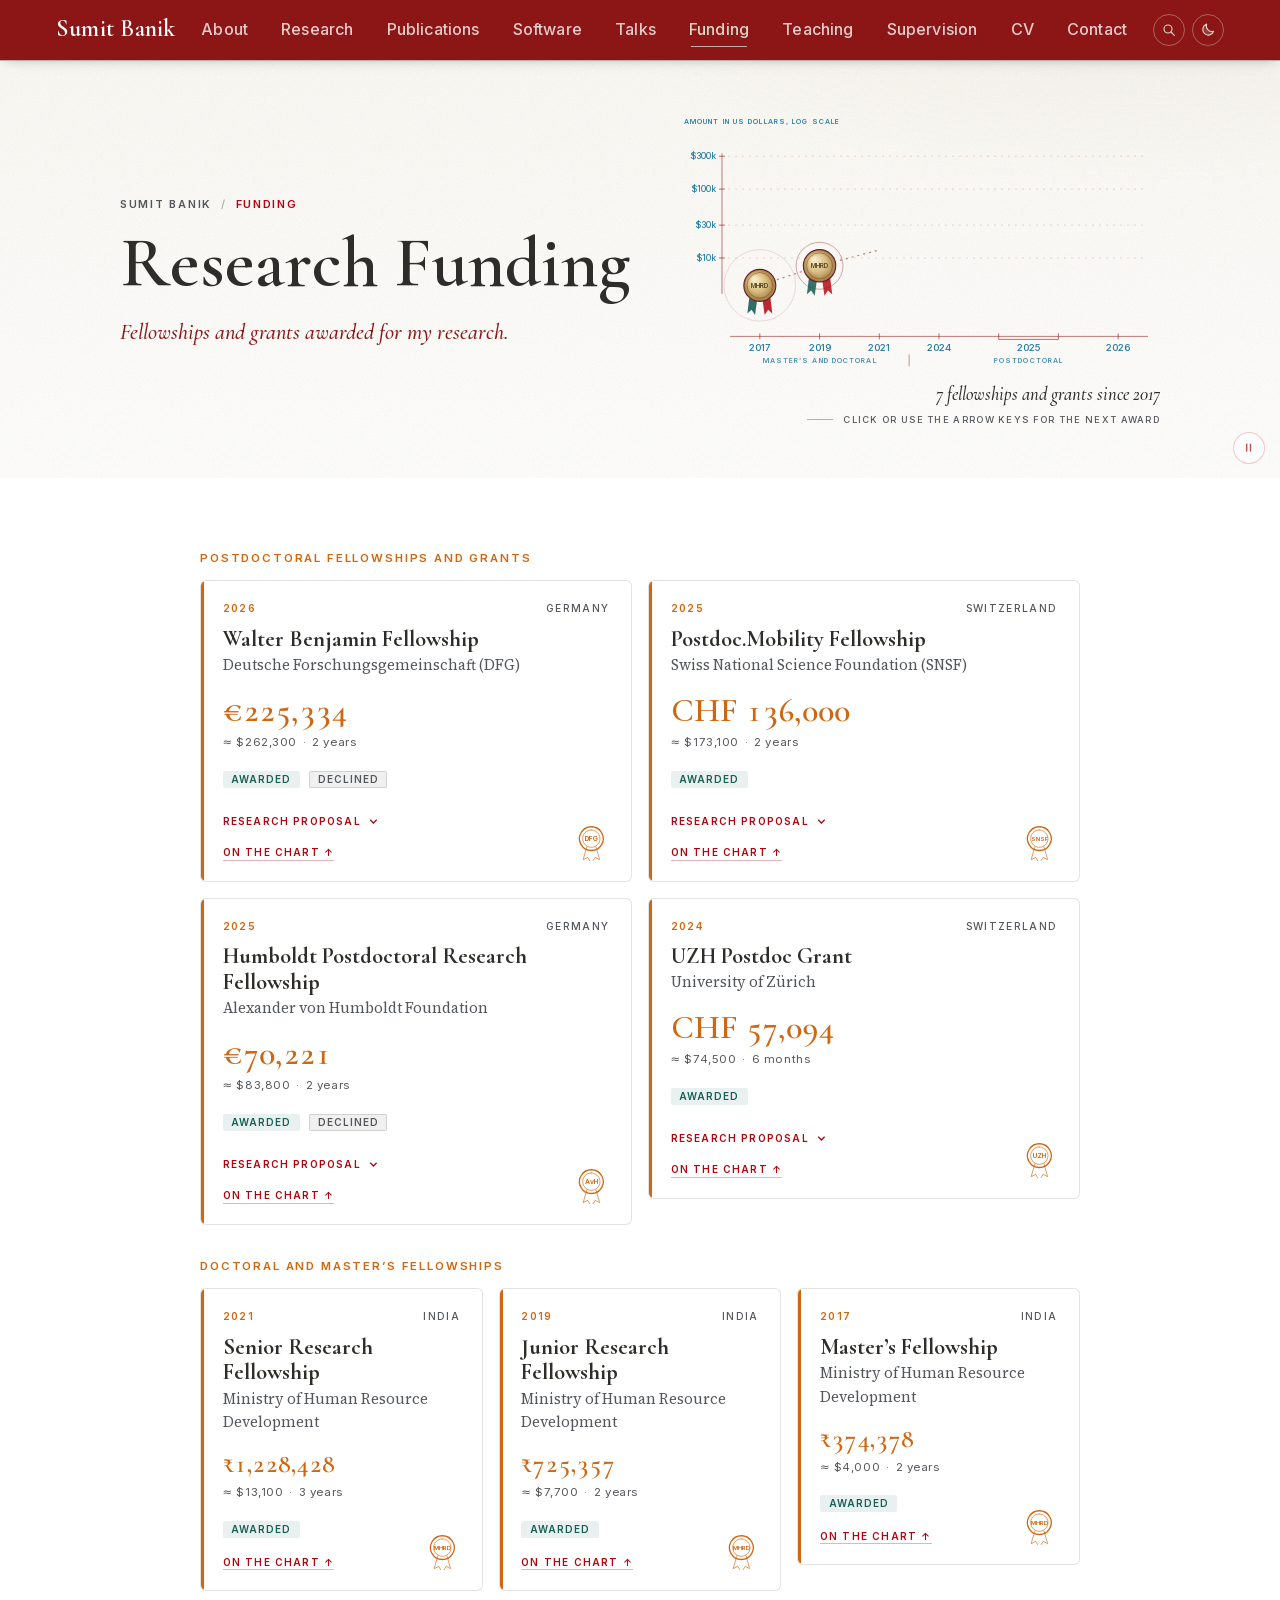
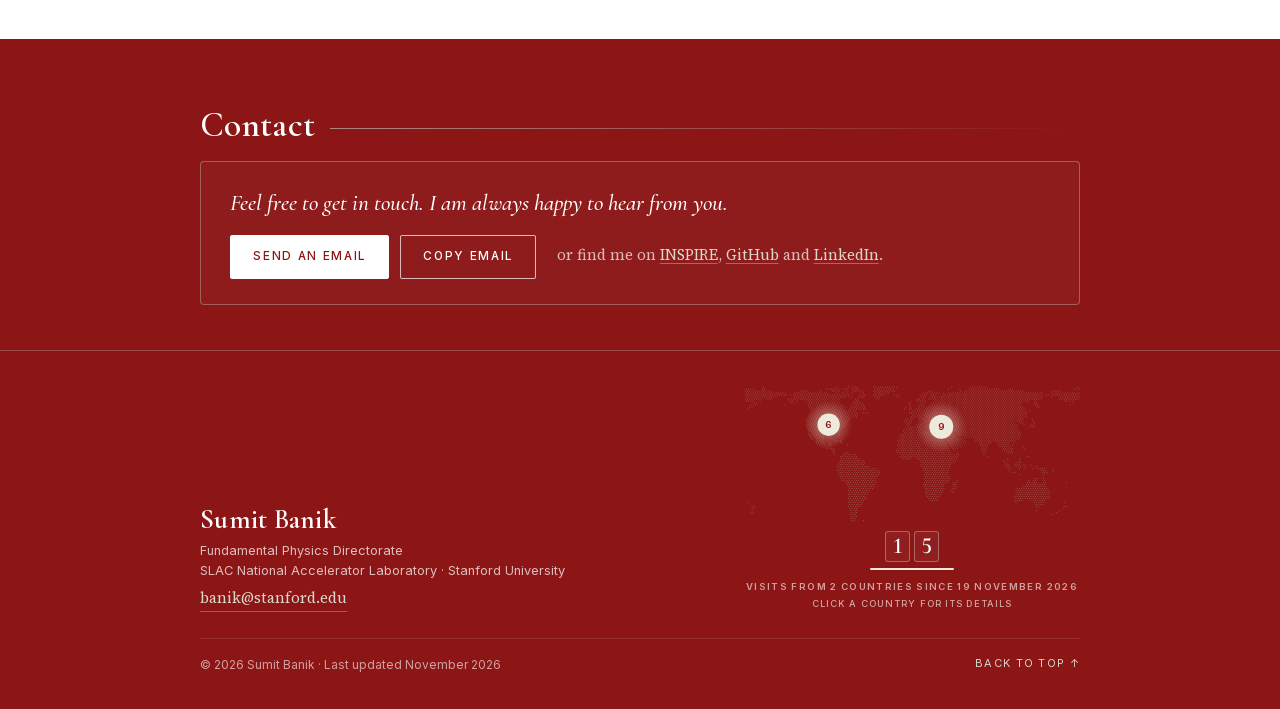
<file: funding.html>
<!doctype html>
<html lang="en">
<head>
<meta charset="utf-8">
<meta name="viewport" content="width=device-width, initial-scale=1">
<title>Research Funding | Sumit Banik</title>
<meta name="description" content="Research Funding of Sumit Banik, theoretical particle physicist at SLAC and Stanford. Fellowships and grants awarded for my research.">
<meta name="author" content="Sumit Banik">
<link rel="canonical" href="https://sumitbanikgit.github.io/funding.html">
<meta name="color-scheme" content="light">
<meta name="theme-color" content="#8c1515">
<meta name="google-site-verification" content="J_Jvw2FJX-3FkRbdrWuaTEjCMIrBDiNggvvBCp2Pl-k">
<meta property="og:type" content="profile">
<meta property="og:title" content="Research Funding | Sumit Banik">
<meta property="og:description" content="Research Funding of Sumit Banik, theoretical particle physicist at SLAC and Stanford. Fellowships and grants awarded for my research.">
<meta property="og:url" content="https://sumitbanikgit.github.io/funding.html">
<meta property="og:image" content="https://sumitbanikgit.github.io/assets/card.png">
<meta property="og:image:width" content="1200">
<meta property="og:image:height" content="630">
<meta property="og:image:alt" content="Sumit Banik, Postdoctoral Researcher, Fundamental Physics Directorate, SLAC National Accelerator Laboratory and Stanford University">
<meta name="twitter:card" content="summary_large_image">
<link rel="icon" href="favicon.ico?v=6ac7440e" sizes="32x32">
<link rel="icon" href="assets/favicon.svg?v=6ac7440e" type="image/svg+xml">
<link rel="apple-touch-icon" href="assets/apple-touch-icon.png?v=6ac7440e">
<link rel="preload" href="assets/fonts/cormorant-garamond-normal-latin.woff2" as="font" type="font/woff2" crossorigin>
<link rel="preload" href="assets/fonts/source-serif-4-normal-latin.woff2" as="font" type="font/woff2" crossorigin>
<link rel="preload" href="assets/fonts/inter-normal-latin.woff2" as="font" type="font/woff2" crossorigin>
<link rel="stylesheet" href="assets/fonts/fonts.css?v=6ac7587c">
<link rel="stylesheet" href="assets/style.css?v=6aff3965">
<script>document.documentElement.classList.add("js");try{if(!sessionStorage.getItem("sb-intro")&&!matchMedia("(prefers-reduced-motion: reduce)").matches){document.documentElement.classList.add("intro-on");sessionStorage.setItem("sb-intro","1")}}catch(e){}try{if(localStorage.getItem("sb-still")==="1")document.documentElement.classList.add("still")}catch(e){}try{var t=localStorage.getItem("sb-theme");if(t==="dark"||(!t&&matchMedia("(prefers-color-scheme: dark)").matches))document.documentElement.setAttribute("data-theme","dark")}catch(e){}</script>
</head>
<body id="top" class="page-funding">
<div class="intro" aria-hidden="true"><svg viewBox="-100 -60 200 120" preserveAspectRatio="xMidYMid slice"><g class="det"><circle class="ly" cx="0" cy="0" r="9" style="--d:0.12s"/><circle class="ly" cx="0" cy="0" r="21" style="--d:0.20s"/><circle class="ly" cx="0" cy="0" r="34" style="--d:0.28s"/><circle class="ly" cx="0" cy="0" r="52" style="--d:0.36s"/></g><g class="trs"><path class="tr" pathLength="1" style="--d:0.660s;--t:0.62s" d="M0 0A39.4 39.4 0 0 0 37.9 -38.8"/><path class="tr" pathLength="1" style="--d:0.674s;--t:0.62s" d="M0 0A27.3 27.3 0 0 0 34.0 -31.9"/><path class="tr" pathLength="1" style="--d:0.688s;--t:0.62s" d="M0 0A58.2 58.2 0 0 0 89.3 -26.0"/><path class="tr" pathLength="1" style="--d:0.702s;--t:0.62s" d="M0 0A27.6 27.6 0 0 0 46.7 3.4"/><path class="tr" pathLength="1" style="--d:0.716s;--t:0.62s" d="M0 0A29.5 29.5 0 0 0 43.9 23.4"/><path class="tr" pathLength="1" style="--d:0.730s;--t:0.62s" d="M0 0A114.7 114.7 0 0 0 8.0 67.0"/><path class="tr" pathLength="1" style="--d:0.744s;--t:0.62s" d="M0 0A36.2 36.2 0 0 1 -32.6 11.3"/><path class="tr" pathLength="1" style="--d:0.758s;--t:0.62s" d="M0 0A55.8 55.8 0 0 1 -43.0 8.5"/><path class="tr hard" pathLength="1" style="--d:0.772s;--t:0.42s" d="M0 0A212.5 212.5 0 0 1 -51.1 4.2"/><path class="tr" pathLength="1" style="--d:0.786s;--t:0.62s" d="M0 0A101.5 101.5 0 0 1 -45.5 -21.9"/><path class="tr hard" pathLength="1" style="--d:0.800s;--t:0.42s" d="M0 0A219.4 219.4 0 0 1 -50.5 -34.9"/><path class="tr" pathLength="1" style="--d:0.814s;--t:0.62s" d="M0 0A35.7 35.7 0 0 1 46.2 -52.2"/><path class="tr hard" pathLength="1" style="--d:0.828s;--t:0.42s" d="M0 0A292.0 292.0 0 0 0 -23.4 -53.9"/><path class="tr" pathLength="1" style="--d:0.842s;--t:0.62s" d="M0 0A28.7 28.7 0 0 1 52.9 -13.5"/><path class="tr" pathLength="1" style="--d:0.856s;--t:0.62s" d="M0 0A158.8 158.8 0 0 1 65.4 -60.2"/><path class="tr hard" pathLength="1" style="--d:0.870s;--t:0.42s" d="M0 0A203.9 203.9 0 0 0 32.3 -45.6"/><path class="tr" pathLength="1" style="--d:0.884s;--t:0.62s" d="M0 0A40.2 40.2 0 0 0 4.4 -71.3"/><path class="tr nu" pathLength="1" style="--d:0.70s;--t:.5s" d="M0 0L59.1 74.4"/><path class="tr nu" pathLength="1" style="--d:0.73s;--t:.5s" d="M0 0L-69.0 -65.3"/></g><circle class="flash" cx="0" cy="0" r="6"/></svg><div class="pr l"><svg viewBox="-10 -10 20 20"><circle class="pr-body" r="9"/><g class="qs"><circle class="q" cx="0.00" cy="-4.30" r="1.9"/><circle class="q" cx="3.72" cy="2.15" r="1.9"/><circle class="q d" cx="-3.72" cy="2.15" r="1.9"/></g></svg></div><div class="pr r"><svg viewBox="-10 -10 20 20"><circle class="pr-body" r="9"/><g class="qs"><circle class="q" cx="-0.00" cy="-4.30" r="1.9"/><circle class="q" cx="-3.72" cy="2.15" r="1.9"/><circle class="q d" cx="3.72" cy="2.15" r="1.9"/></g></svg></div></div>
<a class="skip" href="#main">Skip to content</a>

<div class="navbar">
  <div class="wrap nav-inner">
    <a class="brand" href="index.html">Sumit Banik</a>
    <nav aria-label="Pages"><div class="nav-item"><a href="index.html#about">About</a><div class="nav-drop"><a href="index.html#about"><span class="nd-t">About me</span></a><a href="index.html#recent-news"><span class="nd-t">Recent news</span></a><a href="index.html#academic-journey"><span class="nd-t">Academic journey</span><span class="nd-n">Kolkata to San Francisco</span></a><a href="index.html#explore"><span class="nd-t">Explore the site</span></a></div></div><div class="nav-item"><a href="research.html">Research</a><div class="nav-drop"><a class="nd-page" href="research.html">Research page <span aria-hidden="true">→</span></a><a href="research.html#top"><span class="nd-t">A tour of my papers</span><span class="nd-n">30 animated slides</span></a><a href="research.html#research-domains"><span class="nd-t">Research domains</span></a><a href="research.html#selected-work"><span class="nd-t">Selected work</span></a><a href="research.html#a-map-of-the-papers"><span class="nd-t">A map of the papers</span><span class="nd-n">Placed by what they are about</span></a><a href="research.html#one-integral-two-series"><span class="nd-t">One integral, two series</span><span class="nd-n">Two series on a slider</span></a></div></div><div class="nav-item"><a href="publications.html">Publications</a><div class="nav-drop"><a class="nd-page" href="publications.html">Publications page <span aria-hidden="true">→</span></a><a href="publications.html#preprints"><span class="nd-t">Preprints</span><span class="nd-n">One paper</span></a><a href="publications.html#journal-articles"><span class="nd-t">Journal articles</span><span class="nd-n">22 papers</span></a><a href="publications.html#conference-proceedings"><span class="nd-t">Conference proceedings</span><span class="nd-n">7 contributions</span></a><a href="publications.html#thesis"><span class="nd-t">PhD thesis</span><span class="nd-n">IISc, 2022</span></a></div></div><div class="nav-item"><a href="software.html">Software</a><div class="nav-drop"><a class="nd-page" href="software.html">Software page <span aria-hidden="true">→</span></a><a href="software.html#mbconichulls"><span class="nd-t">MBConicHulls</span><span class="nd-n">Mellin-Barnes integrals as hypergeometric series</span></a><a href="software.html#feyngkz"><span class="nd-t">FeynGKZ</span><span class="nd-n">Feynman integrals from GKZ hypergeometric systems</span></a><a href="software.html#hyperprecision"><span class="nd-t">HyperPrecision</span><span class="nd-n">Hypergeometric functions to high precision</span></a><a href="software.html#slq-rg"><span class="nd-t">SLQ-RG</span><span class="nd-n">Two-loop RG equations of the SM with five scalar leptoquarks</span></a></div></div><div class="nav-item"><a href="talks.html">Talks</a><div class="nav-drop"><a class="nd-page" href="talks.html">Talks page <span aria-hidden="true">→</span></a><a href="talks.html#talks"><span class="nd-t">Recent talks</span><span class="nd-n">The latest 6</span></a><a href="talks.html#earlier-talks"><span class="nd-t">Earlier talks</span><span class="nd-n">25 more since 2020</span></a></div></div><div class="nav-item"><a href="funding.html" class="here" aria-current="page">Funding</a><div class="nav-drop"><a class="nd-page" href="funding.html">Funding page <span aria-hidden="true">→</span></a><a href="#postdoctoral-fellowships-and-grants"><span class="nd-t">Postdoctoral fellowships and grants</span></a><a href="#doctoral-and-masters-fellowships"><span class="nd-t">Doctoral and master’s fellowships</span></a></div></div><div class="nav-item"><a href="teaching.html">Teaching</a><div class="nav-drop"><a class="nd-page" href="teaching.html">Teaching page <span aria-hidden="true">→</span></a><a href="teaching.html#proseminar-theoretische-physik"><span class="nd-t">Proseminar Theoretische Physik</span><span class="nd-n">Universität Zürich, 2025</span></a><a href="teaching.html#flavour-physics"><span class="nd-t">Flavour Physics</span><span class="nd-n">Universität Zürich, 2024</span></a><a href="teaching.html#quantum-field-theory-i"><span class="nd-t">Quantum Field Theory I</span><span class="nd-n">ETH Zürich, 2023</span></a><a href="teaching.html#introductory-physics-ii"><span class="nd-t">Introductory Physics II</span><span class="nd-n">Indian Institute of Science, 2020</span></a></div></div><div class="nav-item"><a href="supervision.html">Supervision</a><div class="nav-drop"><a class="nd-page" href="supervision.html">Supervision page <span aria-hidden="true">→</span></a><a href="supervision.html#corentin-eggenspieler"><span class="nd-t">Corentin Eggenspieler</span><span class="nd-n">Master’s student, 2025</span></a><a href="supervision.html#banurega-shanmuganathan"><span class="nd-t">Banurega Shanmuganathan</span><span class="nd-n">Bachelor’s student, 2024</span></a><a href="supervision.html#mathieu-ferey"><span class="nd-t">Mathieu Ferey</span><span class="nd-n">Master’s student, 2022</span></a></div></div><div class="nav-item"><a href="cv.html">CV</a><div class="nav-drop"><a class="nd-page" href="cv.html">CV page <span aria-hidden="true">→</span></a><a href="cv.html#positions"><span class="nd-t">Positions</span></a><a href="cv.html#education"><span class="nd-t">Education</span></a><a href="cv.html#fellowships-and-grants"><span class="nd-t">Fellowships and grants</span></a><a href="cv.html#research-interests"><span class="nd-t">Research interests</span></a><a href="cv.html#computing"><span class="nd-t">Computing</span></a><a href="cv.html#refereeing"><span class="nd-t">Refereeing</span></a><a href="assets/cv/Sumit_Banik_CV.pdf"><span class="nd-t">Download the CV (PDF)</span></a></div></div><div class="nav-item"><a href="contact.html">Contact</a><div class="nav-drop"><a class="nd-page" href="contact.html">Contact page <span aria-hidden="true">→</span></a><a href="mailto:banik@stanford.edu"><span class="nd-t">Write to me</span><span class="nd-n">banik@stanford.edu</span></a><a href="contact.html#reach"><span class="nd-t">Address and profiles</span></a></div></div></nav>
    <div class="nav-tools"><button class="ss-btn" type="button" aria-label="Search the site" title="Search the site (press /)"><svg viewBox="0 0 24 24" aria-hidden="true"><circle cx="10.5" cy="10.5" r="6"/><path d="M15 15l5 5"/></svg></button><button class="theme-toggle" type="button" aria-pressed="false" aria-label="Dark mode" title="Switch to dark mode"><svg viewBox="0 0 24 24" aria-hidden="true"><g class="tt-sun"><circle cx="12" cy="12" r="4.2"/><path d="M12 2.6v2.1M12 19.3v2.1M2.6 12h2.1M19.3 12h2.1M5.4 5.4l1.5 1.5M17.1 17.1l1.5 1.5M5.4 18.6l1.5-1.5M17.1 6.9l1.5-1.5"/></g><path class="tt-moon" d="M19.5 14.6A8 8 0 0 1 9.4 4.5a8 8 0 1 0 10.1 10.1z"/></svg></button></div>
  </div>
</div>

<header class="masthead hero page-hero" data-scene="medals">
  <canvas class="field" aria-hidden="true"></canvas>
  <div class="wrap hero-inner">
   <div class="hero-text">
    <p class="crumb"><a href="index.html">Sumit Banik</a><span aria-hidden="true">/</span>Funding</p>
    <h1 class="page-title" aria-label="Research Funding"><span class="w" aria-hidden="true"><span class="ch" style="--i:0">R</span><span class="ch" style="--i:1">e</span><span class="ch" style="--i:2">s</span><span class="ch" style="--i:3">e</span><span class="ch" style="--i:4">a</span><span class="ch" style="--i:5">r</span><span class="ch" style="--i:6">c</span><span class="ch" style="--i:7">h</span></span> <span class="w" aria-hidden="true"><span class="ch" style="--i:9">F</span><span class="ch" style="--i:10">u</span><span class="ch" style="--i:11">n</span><span class="ch" style="--i:12">d</span><span class="ch" style="--i:13">i</span><span class="ch" style="--i:14">n</span><span class="ch" style="--i:15">g</span></span></h1>
    <p class="page-sub">Fellowships and grants awarded for my research.</p>
   </div>
   <div class="hero-stage" aria-hidden="true">
    <script type="application/json" class="scene-data">{"awards":[{"y":2017,"n":"Master’s Fellowship","a":"Ministry of Human Resource Development","s":"MHRD","c":"India","amt":"₹384,000","usd":4000,"d":"2 years","st":""},{"y":2019,"n":"Junior Research Fellowship","a":"Ministry of Human Resource Development","s":"MHRD","c":"India","amt":"₹744,000","usd":7700,"d":"2 years","st":""},{"y":2021,"n":"Senior Research Fellowship","a":"Ministry of Human Resource Development","s":"MHRD","c":"India","amt":"₹1,260,000","usd":13100,"d":"3 years","st":""},{"y":2024,"n":"UZH Postdoc Grant","a":"University of Zürich","s":"UZH","c":"Switzerland","amt":"CHF 58,560","usd":74500,"d":"6 months","st":""},{"y":2025,"n":"Humboldt Postdoctoral Research Fellowship","a":"Alexander von Humboldt Foundation","s":"AvH","c":"Germany","amt":"€72,000","usd":83800,"d":"2 years","st":"declined"},{"y":2025,"n":"Postdoc.Mobility Fellowship","a":"Swiss National Science Foundation","s":"SNSF","c":"Switzerland","amt":"CHF 136,000","usd":173100,"d":"2 years","st":""},{"y":2026,"n":"Walter Benjamin Fellowship","a":"Deutsche Forschungsgemeinschaft","s":"DFG","c":"Germany","amt":"€225,334","usd":262300,"d":"2 years","st":"declined"}]}</script>
    <div class="scene-meta"><p class="scene-cap">7 fellowships and grants since 2017</p><p class="scene-hint">Click or use the arrow keys for the next award</p></div>
   </div>
  </div>
<button class="motion-toggle" type="button" aria-pressed="false" aria-label="Pause the animations" title="Pause the animations on every page"><svg viewBox="0 0 24 24" aria-hidden="true"><path class="mt-pause" d="M9 6.5v11M15 6.5v11"/><path class="mt-play" d="M8.5 6.2v11.6l9.4-5.8z"/></svg></button>
</header>
<main id="main" class="wrap">

<section class="chapter" id="funding">
<h3 class="sect" id="postdoctoral-fellowships-and-grants" aria-level="2">Postdoctoral fellowships and grants<a class="sec-link" href="#postdoctoral-fellowships-and-grants" aria-hidden="true" tabindex="-1"><svg viewBox="0 0 24 24"><path d="M10 14a4 4 0 0 0 5.66 0l3-3a4 4 0 0 0-5.66-5.66l-1.1 1.1"/><path d="M14 10a4 4 0 0 0-5.66 0l-3 3a4 4 0 0 0 5.66 5.66l1.1-1.1"/></svg></a></h3><div class="funds two"><article class="fund" id="walter-benjamin-fellowship"><svg class="ix fund-medal" viewBox="0 0 40 42" aria-hidden="true"><path class="thin" pathLength="1" d="M15 25L11 39L16 36.5L18 40M25 25L29 39L24 36.5L22 40"/><path pathLength="1" d="M20 3A13 13 0 1 1 19.9 3Z"/><path class="thin" pathLength="1" d="M20 6.5A9.5 9.5 0 1 1 19.9 6.5Z"/><text x="20" y="19" text-anchor="middle" font-size="7.4">DFG</text></svg><div class="fund-top"><span>2026</span><span>Germany</span></div><h4 class="fund-name" aria-level="3">Walter Benjamin Fellowship</h4><div class="fund-agency">Deutsche Forschungsgemeinschaft (DFG)</div><div class="fund-amount">€225,334</div><div class="fund-meta">≈ $262,300 <span class="sep">·</span> 2 years</div><div class="fund-tags"><span class="tag">awarded</span> <span class="tag grey">declined</span></div><details class="fund-more"><summary><span class="t-show">Research proposal</span><span class="t-hide">Hide the proposal</span><svg class="chev" viewBox="0 0 16 16" aria-hidden="true"><path d="M4 6l4 4 4-4"/></svg></summary><div class="fund-abs"><span class="k">Title</span><p class="fund-ptitle">Novel Computational Techniques in Perturbative Quantum Field Theory</p><span class="k">Abstract</span><p>The Large Hadron Collider is gearing up for its High-Luminosity phase, which will deliver ten times more data than present runs and enable measurements with unprecedented precision. To fully exploit the scientific potential of these measurements, theoretical predictions must reach a comparable level of precision. Currently, a significant obstacle to achieving this precision is the evaluation of complex high-dimensional Feynman integrals (FIs) that appear in the intermediate steps. Our proposal will tackle this challenge by developing innovative mathematical techniques and automated software to evaluate FIs at the precision frontier and study their formal properties. The proposal is structured into three integrated Work Packages (WPs):</p><ol class="fund-wps"><li><span class="wp-n">Advances in the Theory of Mellin-Barnes Integrals.</span> For over three decades, the Mellin-Barnes (MB) method has been a cornerstone of FI computations. However, critical bottlenecks continue to limit its use in state-of-the-art calculations. To overcome these challenges, we will develop tools to reduce the dimensionality of MB integrals, thereby simplifying subsequent numerical and analytic evaluation. Additionally, we will build the first public software to evaluate MB containing polygamma functions that naturally arise after resolving singularities of FIs.</li><li><span class="wp-n">Algorithms for Analytic Evaluation of Feynman Integrals.</span> Currently, no public software can evaluate the MB representation of FIs in terms of polylogarithmic functions, a class of functions ideal for phenomenological studies. This WP will fill this gap by building two novel algorithms based on advanced symbolic summation and integration techniques and implementing them in a <i>Mathematica</i> package that can be readily used for practical calculations.</li><li><span class="wp-n">Formal Advances in QFT and Precision Higgs Physics.</span> Using the tools developed above, we will then study formal aspects of quantum field theory, focusing on Yangian symmetries of FIs and their remarkable connection to MB to reveal hidden symmetries. In parallel, we will compute the partonic tree-level cross-section of Higgs boson production with four massless partons, which is necessary for determining the inclusive Higgs cross-section via gluon fusion for hadron colliders at N<sup>4</sup>LO.</li></ol><p>This research proposal is highly interdisciplinary and combines advanced mathematics, physics, and computational techniques. The methods and tools developed here will benefit particle physics and other fields, such as hypergeometric function theory, electromagnetic wave propagation, condensed matter physics, and finance, where MB appears. From a phenomenological perspective, this proposal will help us accurately predict the Higgs production cross-section, which directly enters into the measurement of Higgs couplings. Consequently, the successful execution of this proposal is a timely and impactful step in studying the properties of the Higgs boson, and it will help us discern new physics from the Standard Model with unprecedented precision.</p><div class="pub-rel"><span class="k">Related papers</span><ul><li style="--k:0"><a href="publications.html#arxiv-2512.19803">Multiple Mellin-Barnes integrals with polygamma functions</a> <span class="muted">2026</span></li><li style="--k:1"><a href="publications.html#arxiv-2309.00409">Multiple Mellin-Barnes integrals and triangulations of point configurations</a> <span class="muted">2024</span></li><li style="--k:2"><a href="publications.html#arxiv-2012.15108">Multiple series representations of <i>N</i>-fold Mellin-Barnes integrals</a> <span class="muted">2021</span></li></ul></div></div></details><button class="on-board" type="button" data-pick="Walter Benjamin Fellowship" aria-label="Show the Walter Benjamin Fellowship on the chart above">On the chart <span aria-hidden="true">↑</span></button></article><article class="fund" id="postdoc-mobility-fellowship"><svg class="ix fund-medal" viewBox="0 0 40 42" aria-hidden="true"><path class="thin" pathLength="1" d="M15 25L11 39L16 36.5L18 40M25 25L29 39L24 36.5L22 40"/><path pathLength="1" d="M20 3A13 13 0 1 1 19.9 3Z"/><path class="thin" pathLength="1" d="M20 6.5A9.5 9.5 0 1 1 19.9 6.5Z"/><text x="20" y="19" text-anchor="middle" font-size="6">SNSF</text></svg><div class="fund-top"><span>2025</span><span>Switzerland</span></div><h4 class="fund-name" aria-level="3">Postdoc.Mobility Fellowship</h4><div class="fund-agency">Swiss National Science Foundation (SNSF)</div><div class="fund-amount">CHF 136,000</div><div class="fund-meta">≈ $173,100 <span class="sep">·</span> 2 years</div><div class="fund-tags"><span class="tag">awarded</span></div><details class="fund-more"><summary><span class="t-show">Research proposal</span><span class="t-hide">Hide the proposal</span><svg class="chev" viewBox="0 0 16 16" aria-hidden="true"><path d="M4 6l4 4 4-4"/></svg></summary><div class="fund-abs"><span class="k">Title</span><p class="fund-ptitle">Novel Computational Techniques in Perturbative Quantum Field Theory</p><span class="k">Abstract</span><p>The Large Hadron Collider (LHC) is set to enter the High-Luminosity Phase (HL-LHC) in 2030, improving the precision of most experimental measurements to the percent level. But can our theoretical predictions match this precision to fully utilize the scientific potential of HL-LHC? Not unless we develop new techniques to solve the high-dimensional integrals that arise in quantum field theory (QFT). This proposal addresses this challenge by developing innovative mathematical and computational methods for evaluating Feynman integrals (FIs), the fundamental building blocks of perturbative QFT. We will then apply these new methods to reveal hidden symmetries of FIs and contribute to precision calculations for Higgs boson production at the LHC. Therefore, this proposal will not only push the boundaries of theoretical physics but also enhance our ability to test the Standard Model and search for potential new physics at the HL-LHC.</p><p>This proposal is divided into two Working Packages:</p><ol class="fund-wps"><li><span class="wp-n">Conceptual Challenges in the Theory of Mellin-Barnes Integrals.</span> The Mellin-Barnes (MB) representation approach is one of the most widely used and successful integration techniques to compute Feynman integrals. However, certain challenges currently limit the ability of the MB approach to compute FIs. To address this, we will first develop an innovative systematic algebraic approach to reduce the dimensionality of MB integrals, thus enabling an efficient numerical and analytic evaluation. Next, we will formulate a novel algebro-geometric technique using the topology of multivariate residues to analytically resolve singularities of MB integrals associated with dimensionally regularized FIs. Lastly, we will build the first public software to systematically evaluate MB integrals in terms of well-known polylogarithmic functions by using properties of Euler beta functions.</li><li><span class="wp-n">Formal Advances in QFT and Precision Higgs Physics.</span> Recently, an infinite-dimensional symmetry has been identified for a broad class of FIs, and is closely related to MB integrals. Studies suggest that there are additional hidden symmetries, which we will uncover using MB integrals. In parallel, we will compute higher-order corrections for two of the most phenomenologically relevant processes at the HL-LHC: single- and double-Higgs production. The upcoming HL-LHC is expected to reduce the experimental uncertainty of the total Higgs boson cross section from 8% to 3% and for most Higgs couplings to 2 to 5%. To match this precision, we will compute the cross-section for the production of a Higgs boson plus four partons, a key ingredient for determining the inclusive cross-section at N<sup>4</sup>LO in QCD. For Higgs pair production, we will compute three-loop FIs required for NNLO QCD corrections.</li></ol><p>This proposal is highly interdisciplinary, integrating novel concepts from mathematics, physics, and computer programming. Since MB integrals are widely used in science, the tools developed here will be valuable not only for particle physics but also in fields such as hypergeometric function theory, electromagnetic wave propagation, detector physics, condensed matter physics, and option pricing in finance. From a phenomenological perspective, this proposal will help us improve Higgs boson production cross-sections, which directly enter into the measurement of Higgs couplings. Consequently, the successful execution of this proposal is a timely and impactful step in studying the properties of the Higgs boson and will enable us to discern new physics from the Standard Model at unprecedented levels of precision.</p><div class="pub-rel"><span class="k">Related papers</span><ul><li style="--k:0"><a href="publications.html#arxiv-2512.19803">Multiple Mellin-Barnes integrals with polygamma functions</a> <span class="muted">2026</span></li><li style="--k:1"><a href="publications.html#arxiv-2309.00409">Multiple Mellin-Barnes integrals and triangulations of point configurations</a> <span class="muted">2024</span></li><li style="--k:2"><a href="publications.html#arxiv-2012.15108">Multiple series representations of <i>N</i>-fold Mellin-Barnes integrals</a> <span class="muted">2021</span></li></ul></div></div></details><button class="on-board" type="button" data-pick="Postdoc.Mobility Fellowship" aria-label="Show the Postdoc.Mobility Fellowship on the chart above">On the chart <span aria-hidden="true">↑</span></button></article><article class="fund" id="humboldt-postdoctoral-research-fellowship"><svg class="ix fund-medal" viewBox="0 0 40 42" aria-hidden="true"><path class="thin" pathLength="1" d="M15 25L11 39L16 36.5L18 40M25 25L29 39L24 36.5L22 40"/><path pathLength="1" d="M20 3A13 13 0 1 1 19.9 3Z"/><path class="thin" pathLength="1" d="M20 6.5A9.5 9.5 0 1 1 19.9 6.5Z"/><text x="20" y="19" text-anchor="middle" font-size="7.4">AvH</text></svg><div class="fund-top"><span>2025</span><span>Germany</span></div><h4 class="fund-name" aria-level="3">Humboldt Postdoctoral Research Fellowship</h4><div class="fund-agency">Alexander von Humboldt Foundation</div><div class="fund-amount">€72,000</div><div class="fund-meta">≈ $83,800 <span class="sep">·</span> 2 years</div><div class="fund-tags"><span class="tag">awarded</span> <span class="tag grey">declined</span></div><details class="fund-more"><summary><span class="t-show">Research proposal</span><span class="t-hide">Hide the proposal</span><svg class="chev" viewBox="0 0 16 16" aria-hidden="true"><path d="M4 6l4 4 4-4"/></svg></summary><div class="fund-abs"><span class="k">Title</span><p class="fund-ptitle">Algebro-Geometric approaches to evaluate Multi-Loop Feynman Diagrams</p><span class="k">Abstract</span><p>With the discovery of the Higgs boson in 2012, the Standard Model (SM) is complete. However, several experimental observations remain unanswered by the SM, indicating that it is not the ultimate theory of nature. Despite this, the SM predictions agree well with most collider experiments, suggesting that the New Physics (NP) scale could be either beyond the TeV scale or below it but with a suppressed production cross-section. Since the present and proposed future colliders cannot reach this energy scale, the most reasonable way to discover NP is by identifying small deviations (due to virtual corrections from NP particles) from the SM prediction at a low-energy scale accessible to colliders. This is particularly timely due to several upcoming experiments, ranging from neutrino physics to high-energy physics, which will improve the experimental sensitivity by an order of magnitude, making it possible to identify minor deviations from the SM. However, on the theoretical side, this requires precise predictions, which is a very challenging task that needs to be resolved to utilize the full potential of future experimental data.</p><p>This proposal addresses these challenges by developing new mathematical techniques and building automated software to compute Feynman Integrals (FIs) appearing in the intermediate steps to obtain precise theoretical predictions. In the first part of this proposal, we will study and resolve two critical problems in the Mellin-Barnes (MB) approach to solve FIs by reducing the dimensionality of MB integrals and solving the known issue of the white zones. A solution to these important problems will allow us to compute FIs beyond the current state-of-the-art, which we will illustrate by evaluating a three-loop massive FI. In the second part, we will formulate a new method to extract the divergence of FIs without a full evaluation and derive two-loop renormalization group equations for dimension six operators in effective field theories.</p><div class="pub-rel"><span class="k">Related papers</span><ul><li style="--k:0"><a href="publications.html#arxiv-2309.00409">Multiple Mellin-Barnes integrals and triangulations of point configurations</a> <span class="muted">2024</span></li><li style="--k:1"><a href="publications.html#arxiv-2510.08682">Two-loop anomalous dimensions for baryon-number-violating operators in SMEFT</a> <span class="muted">2026</span></li></ul></div></div></details><button class="on-board" type="button" data-pick="Humboldt Postdoctoral Research Fellowship" aria-label="Show the Humboldt Postdoctoral Research Fellowship on the chart above">On the chart <span aria-hidden="true">↑</span></button></article><article class="fund" id="uzh-postdoc-grant"><svg class="ix fund-medal" viewBox="0 0 40 42" aria-hidden="true"><path class="thin" pathLength="1" d="M15 25L11 39L16 36.5L18 40M25 25L29 39L24 36.5L22 40"/><path pathLength="1" d="M20 3A13 13 0 1 1 19.9 3Z"/><path class="thin" pathLength="1" d="M20 6.5A9.5 9.5 0 1 1 19.9 6.5Z"/><text x="20" y="19" text-anchor="middle" font-size="7.4">UZH</text></svg><div class="fund-top"><span>2024</span><span>Switzerland</span></div><h4 class="fund-name" aria-level="3">UZH Postdoc Grant</h4><div class="fund-agency">University of Zürich</div><div class="fund-amount">CHF 58,560</div><div class="fund-meta">≈ $74,500 <span class="sep">·</span> 6 months</div><div class="fund-tags"><span class="tag">awarded</span></div><details class="fund-more"><summary><span class="t-show">Research proposal</span><span class="t-hide">Hide the proposal</span><svg class="chev" viewBox="0 0 16 16" aria-hidden="true"><path d="M4 6l4 4 4-4"/></svg></summary><div class="fund-abs"><span class="k">Title</span><p class="fund-ptitle">Higgs Triplet at the LHC</p><span class="k">Abstract</span><p>With the discovery of the Higgs boson in 2012 at CERN, the Standard Model (SM) of particle physics is completed, and all its predictions pertaining to fundamental particles have been exhausted. However, the motivation for the existence of New Physics (NP) is no less than prior to the discovery of the Higgs boson, as the SM cannot explain dark matter, dark energy, neutrino oscillations, matter-antimatter asymmetry, etc. Therefore, in the past decade, much of the efforts from the experimental collaborations at the Large Hadron Collider (LHC) have been put into accumulating evidence for NP in different measurements. The goal of this proposal is to precisely study some of these hints in a scalar extension of the SM with an <i>SU</i>(2)<sub><i>L</i></sub> triplet Higgs. This will be a continuation of my ongoing work in collaboration with my host, Prof. Andreas Crivellin, at the Universität Zürich.</p><p>In light of the hints for new Higgs bosons (a di-photon excess at 95 GeV, the multi-lepton anomalies pointing towards a scalar of mass ≈ 151.5 GeV, the <i>t</i><i>t̄</i> differential cross-sections and the mass of the <i>W</i> boson), it has been pointed out in past works that the most minimal model that can explain all of these anomalies in combination with the excess in the <i>W</i>-boson mass is a real Higgs triplet model (with hypercharge <i>Y</i> = 0), which is also referred to as ΔSM. Therefore, the primary aim of this proposal is to explore the collider phenomenology of ΔSM and propose a search strategy such that the new triplet Higgses can be directly probed with the already collected Run 2 or upcoming Run 3 LHC data.</p><div class="pub-rel"><span class="k">Related papers</span><ul><li style="--k:0"><a href="publications.html#arxiv-2404.14492">Growing evidence for a Higgs triplet</a> <span class="muted">2025</span></li><li style="--k:1"><a href="publications.html#arxiv-2411.18618">Anatomy of the real Higgs triplet model</a> <span class="muted">2025</span></li><li style="--k:2"><a href="publications.html#arxiv-2402.00101">Explaining the <i>γγ</i> + <i>X</i> excesses at ≈ 151.5 GeV via the Drell-Yan production of a Higgs triplet</a> <span class="muted">2025</span></li></ul></div></div></details><button class="on-board" type="button" data-pick="UZH Postdoc Grant" aria-label="Show the UZH Postdoc Grant on the chart above">On the chart <span aria-hidden="true">↑</span></button></article></div><h3 class="sect" id="doctoral-and-masters-fellowships" aria-level="2">Doctoral and master’s fellowships<a class="sec-link" href="#doctoral-and-masters-fellowships" aria-hidden="true" tabindex="-1"><svg viewBox="0 0 24 24"><path d="M10 14a4 4 0 0 0 5.66 0l3-3a4 4 0 0 0-5.66-5.66l-1.1 1.1"/><path d="M14 10a4 4 0 0 0-5.66 0l-3 3a4 4 0 0 0 5.66 5.66l1.1-1.1"/></svg></a></h3><div class="funds three"><article class="fund" id="senior-research-fellowship"><svg class="ix fund-medal" viewBox="0 0 40 42" aria-hidden="true"><path class="thin" pathLength="1" d="M15 25L11 39L16 36.5L18 40M25 25L29 39L24 36.5L22 40"/><path pathLength="1" d="M20 3A13 13 0 1 1 19.9 3Z"/><path class="thin" pathLength="1" d="M20 6.5A9.5 9.5 0 1 1 19.9 6.5Z"/><text x="20" y="19" text-anchor="middle" font-size="6">MHRD</text></svg><div class="fund-top"><span>2021</span><span>India</span></div><h4 class="fund-name" aria-level="3">Senior Research Fellowship</h4><div class="fund-agency">Ministry of Human Resource Development</div><div class="fund-amount">₹1,260,000</div><div class="fund-meta">≈ $13,100 <span class="sep">·</span> 3 years</div><div class="fund-tags"><span class="tag">awarded</span></div><button class="on-board" type="button" data-pick="Senior Research Fellowship" aria-label="Show the Senior Research Fellowship on the chart above">On the chart <span aria-hidden="true">↑</span></button></article><article class="fund" id="junior-research-fellowship"><svg class="ix fund-medal" viewBox="0 0 40 42" aria-hidden="true"><path class="thin" pathLength="1" d="M15 25L11 39L16 36.5L18 40M25 25L29 39L24 36.5L22 40"/><path pathLength="1" d="M20 3A13 13 0 1 1 19.9 3Z"/><path class="thin" pathLength="1" d="M20 6.5A9.5 9.5 0 1 1 19.9 6.5Z"/><text x="20" y="19" text-anchor="middle" font-size="6">MHRD</text></svg><div class="fund-top"><span>2019</span><span>India</span></div><h4 class="fund-name" aria-level="3">Junior Research Fellowship</h4><div class="fund-agency">Ministry of Human Resource Development</div><div class="fund-amount">₹744,000</div><div class="fund-meta">≈ $7,700 <span class="sep">·</span> 2 years</div><div class="fund-tags"><span class="tag">awarded</span></div><button class="on-board" type="button" data-pick="Junior Research Fellowship" aria-label="Show the Junior Research Fellowship on the chart above">On the chart <span aria-hidden="true">↑</span></button></article><article class="fund" id="masters-fellowship"><svg class="ix fund-medal" viewBox="0 0 40 42" aria-hidden="true"><path class="thin" pathLength="1" d="M15 25L11 39L16 36.5L18 40M25 25L29 39L24 36.5L22 40"/><path pathLength="1" d="M20 3A13 13 0 1 1 19.9 3Z"/><path class="thin" pathLength="1" d="M20 6.5A9.5 9.5 0 1 1 19.9 6.5Z"/><text x="20" y="19" text-anchor="middle" font-size="6">MHRD</text></svg><div class="fund-top"><span>2017</span><span>India</span></div><h4 class="fund-name" aria-level="3">Master’s Fellowship</h4><div class="fund-agency">Ministry of Human Resource Development</div><div class="fund-amount">₹384,000</div><div class="fund-meta">≈ $4,000 <span class="sep">·</span> 2 years</div><div class="fund-tags"><span class="tag">awarded</span></div><button class="on-board" type="button" data-pick="Master’s Fellowship" aria-label="Show the Master’s Fellowship on the chart above">On the chart <span aria-hidden="true">↑</span></button></article></div><script>
(function () {                              // a card asks the animation at the top for its own part: a course's equations,
  var reduce = window.matchMedia && matchMedia('(prefers-reduced-motion: reduce)').matches;   // a student's project, an award
  Array.prototype.forEach.call(document.querySelectorAll('.on-board'), function (b) {
    b.addEventListener('click', function () {
      if (window.CustomEvent) document.dispatchEvent(b.dataset.course ? new CustomEvent('chalkcourse', { detail: { course: b.dataset.course } })
                                                                    : new CustomEvent('scenepick', { detail: { name: b.dataset.pick } }));
      window.scrollTo({ top: 0, behavior: reduce ? 'auto' : 'smooth' });
    });
  });
})();
</script>
</section>

<section class="chapter" id="contact">
<h2 class="chapter-title">Contact</h2>
<div class="contact-card">
  <p class="prose contact-lede">Feel free to get in touch. I am always happy to hear from you.</p>
  <p><a class="button" href="mailto:banik@stanford.edu">Send an email</a>
  <button class="button copy-addr" type="button" data-copy="banik@stanford.edu">Copy email</button><span class="sr-only" role="status" aria-live="polite"></span><script>
(function () {                              // the contact band: copy the email address, for readers with no email app
  var b = document.querySelector('.copy-addr');
  if (!b) return;
  if (!(navigator.clipboard && window.isSecureContext)) { b.remove(); return; }
  var said = b.nextElementSibling, label = b.textContent, timer;
  b.addEventListener('click', function () {
    navigator.clipboard.writeText(b.getAttribute('data-copy')).then(function () {
      b.style.minWidth = b.offsetWidth + 'px';          // the shorter word keeps the button's width
      b.classList.add('done'); b.textContent = 'Copied'; said.textContent = 'Email address copied';
      clearTimeout(timer);
      timer = setTimeout(function () { b.classList.remove('done'); b.textContent = label; said.textContent = ''; }, 2200);
    }).catch(function () {});
  });
})();
</script>
  <span class="contact-alt">or find me on <a href="https://inspirehep.net/authors/1810309">INSPIRE</a>,
  <a href="https://github.com/SumitBanikGit">GitHub</a> and <a href="https://www.linkedin.com/in/waytosumitbanik">LinkedIn</a>.</span></p>
</div>
</section>

</main>

<footer>
<div class="wrap foot">
  <div class="foot-id">
    <div class="foot-name">Sumit Banik</div>
    <div class="foot-aff">Fundamental Physics Directorate<br><span class="aff-a">SLAC National Accelerator Laboratory</span><span class="aff-sep"> · </span><span class="aff-a">Stanford&nbsp;University</span></div>
    <a class="foot-mail" href="mailto:banik@stanford.edu">banik@stanford.edu</a>
  </div>
  <div class="visitors" hidden>
    <div class="vis-map" role="group" tabindex="0" aria-label="Visits by country. The arrow keys go through the countries."><img src="/assets/map/world-dots.svg?v=6ac7440e" alt="" width="1200" height="482" loading="lazy"><svg class="vis-dots" aria-hidden="true" focusable="false"><defs><radialGradient id="vis-glow"><stop offset="0" stop-color="#e8e4d5" stop-opacity=".55"/><stop offset="1" stop-color="#e8e4d5" stop-opacity="0"/></radialGradient></defs></svg><span class="vis-tag" aria-hidden="true"></span></div>
    <div class="vis-count" aria-hidden="true"></div>
    <div class="vis-share" aria-hidden="true"><i></i></div>
    <div class="vis-label" aria-hidden="true"></div>
    <div class="vis-sub" aria-hidden="true"></div>
    <p class="sr-only vis-sum"></p><span class="sr-only vis-say" aria-live="polite"></span>
  </div>
<script>
(function () {                              // the footer map of visitors, from assets/visitors.json, kept up to date while the page is open
  var box = document.querySelector('.visitors');
  if (!box || !window.fetch) return;
  var reduce = matchMedia('(prefers-reduced-motion: reduce)').matches, touch = matchMedia('(hover: none)').matches, SRC = '/assets/visitors.json';
  function load() { return fetch(SRC, { cache: 'no-cache' }).then(function (r) { return r.ok ? r.json() : null; }); }
  load().then(function (d0) {
    if (!d0 || !(d0.total >= 0)) return;      // (shown at nought too, right after the count starts again)
    var NS = 'http://www.w3.org/2000/svg', map = box.querySelector('.vis-map'), svg = box.querySelector('.vis-dots'),
        tag = box.querySelector('.vis-tag'), label = box.querySelector('.vis-label'), sub = box.querySelector('.vis-sub'),
        bar = box.querySelector('.vis-share'), say = box.querySelector('.vis-say'), odo = box.querySelector('.vis-count');
    var hint = (touch ? 'Tap' : 'Click') + ' a country for its details';
    var THE = /^(US|GB|NL|CZ|AE|PH|DO|CF|CD|BS|GM|KM|MV|SC|SB|MH|KY|VG|VI|TC|FO|FK)$/;
    var ORD = ['first', 'second', 'third', 'fourth', 'fifth', 'sixth', 'seventh', 'eighth', 'ninth', 'tenth'];
    function clamp(x) { return x < 0 ? 0 : x > 1 ? 1 : x; }
    function ease(x) { x = clamp(x); return 1 - Math.pow(1 - x, 3); }
    function easeIO(x) { x = clamp(x); return x < 0.5 ? 4 * x * x * x : 1 - Math.pow(2 - 2 * x, 3) / 2; }
    function fmt(v) { return v < 1000 ? String(v) : (v / 1000).toFixed(v < 9950 ? 1 : 0).replace('.0', '') + 'k'; }
    var d, all, n, top, since, line, key = '', pts = [], picked = null, hov = null, ready = false;
    function share(c) { var p = 100 * c.v / d.total; return p < 0.1 ? 'under 0.1 %' : (p >= 10 ? Math.round(p) : p.toFixed(1).replace('.0', '')) + ' %'; }
    function rank(c) {                         // first of 13 countries, joint tenth of 13 countries
      var k = 1 + all.filter(function (o) { return o.v > c.v; }).length, tie = all.some(function (o) { return o !== c && o.v === c.v; });
      return n === 1 ? 'the only country so far' : (tie ? 'joint ' : '') + (ORD[k - 1] || k + 'th') + ' of ' + n + ' countries';
    }
    function sig(x) { return JSON.stringify([x.total, (x.countries || []).map(function (c) { return c.c + c.v; })]); }

    var leads = document.createElementNS(NS, 'g'); leads.setAttribute('class', 'vis-leads'); svg.appendChild(leads);
    function use(nd) {                        // take in a set of numbers: a bubble for each country, the busiest drawn last
      d = nd; all = d.countries || []; n = all.length; top = n ? all[0].v : 1; key = sig(d);
      d.total = Math.max(d.total, all.reduce(function (a, c) { return a + c.v; }, 0));   // (never fewer than the countries add up to)
      since = new Date(d.since + 'T12:00:00Z').toLocaleString('en-GB', { day: 'numeric', month: 'long', year: 'numeric', timeZone: 'UTC' });
      line = (d.total === 1 ? 'visit' : 'visits') + (n ? ' from ' + n + (n === 1 ? ' country' : ' countries') : '') + ' since ' + since;
      all.forEach(function (c) { c.name = (THE.test(c.c) ? 'the ' : '') + c.n; });
      pts.forEach(function (c) { leads.removeChild(c.ln); leads.removeChild(c.sp); svg.removeChild(c.g); });
      pts = all.filter(function (c) { return typeof c.x === 'number'; });
      pts.slice().reverse().forEach(function (c) {
        var i = pts.indexOf(c), big = i < 24;  // (past the 24 busiest, a plain dot without its number)
        c.r0 = big ? 7.5 + 4.5 * Math.sqrt(c.v / top) : 3.2;
        if (big) c.r0 = Math.max(c.r0, fmt(c.v).length * 3.3 + 2.5);
        c.ln = document.createElementNS(NS, 'line'); c.ln.setAttribute('class', 'lead');
        c.sp = document.createElementNS(NS, 'circle'); c.sp.setAttribute('class', 'spot'); c.sp.setAttribute('r', '1.5');
        leads.appendChild(c.ln); leads.appendChild(c.sp);
        c.g = document.createElementNS(NS, 'g'); c.g.setAttribute('class', 'vb' + (i < 3 ? ' hot' : ''));
        if (i < 3) c.g.style.setProperty('--d', (i * 1.05) + 's');
        c.g.innerHTML = '<g class="vb-grow"><g class="vb-in"><circle class="halo" r="' + (2.1 * c.r0).toFixed(1) + '"/><circle class="ring" r="' +
          c.r0.toFixed(1) + '"/><circle class="core" r="' + c.r0.toFixed(1) + '"/>' + (big ? '<text class="num" dy=".36em" font-size="' +
          (c.r0 >= 9 ? 9.5 : 8.5) + '">0</text>' : '') + '</g></g>';
        c.grow = c.g.firstChild; c.t = c.g.querySelector('text');
        svg.appendChild(c.g);
      });
      box.querySelector('.vis-sum').textContent = d.total.toLocaleString('en-US') + ' ' + line + '.' +
        (n ? ' ' + all.map(function (c) { return c.n + ' ' + c.v; }).join(', ') + '.' : '');
    }
    function layout() {                       // the bubbles at their countries, pushed apart until none overlap
      var W = map.clientWidth, H = map.clientHeight;
      if (!W || !H) return;
      var s = W / 1200, i, j;
      svg.setAttribute('viewBox', '0 0 ' + W + ' ' + H);
      pts.forEach(function (c) { c.r = c.r0; c.tx = c.x * s; c.ty = Math.min(476, Math.max(6, c.y)) * s; c.px = c.tx; c.py = c.ty; });
      for (var it = 0; it < 260; it++) {
        for (i = 0; i < pts.length; i++) for (j = i + 1; j < pts.length; j++) {
          var a = pts[i], b = pts[j], dx = b.px - a.px, dy = b.py - a.py, dd = Math.sqrt(dx * dx + dy * dy), need = a.r + b.r + 1.5;
          if (dd >= need) continue;
          if (dd < 0.01) { dx = Math.cos(i + 2 * j); dy = Math.sin(i + 2 * j); dd = 1; }
          var f = (need - dd) / dd, wa = b.r * b.r / (a.r * a.r + b.r * b.r);
          a.px -= dx * f * wa; a.py -= dy * f * wa; b.px += dx * f * (1 - wa); b.py += dy * f * (1 - wa);
        }
        pts.forEach(function (c) {             // each pulled back towards its country, then kept on the map
          if (it < 180) { c.px += (c.tx - c.px) * 0.03; c.py += (c.ty - c.py) * 0.03; }
          c.px = Math.max(c.r + 1, Math.min(W - c.r - 1, c.px)); c.py = Math.max(c.r + 1, Math.min(H - c.r - 1, c.py));
        });
      }
      pts.forEach(function (c) {
        c.far = Math.sqrt((c.px - c.tx) * (c.px - c.tx) + (c.py - c.ty) * (c.py - c.ty)) > 0.7 * c.r;
        c.ln.setAttribute('x1', c.tx.toFixed(1)); c.ln.setAttribute('y1', c.ty.toFixed(1));
        c.sp.setAttribute('cx', c.tx.toFixed(1)); c.sp.setAttribute('cy', c.ty.toFixed(1));
      });
    }
    function draw(k) {                        // k seconds into the opening: each bubble grows at its country, then moves aside
      pts.forEach(function (c, i) {
        var q = k - i * 0.07, sl = easeIO((q - 0.35) / 0.8), x = c.tx + (c.px - c.tx) * sl, y = c.ty + (c.py - c.ty) * sl;
        c.g.setAttribute('transform', 'translate(' + x.toFixed(1) + ' ' + y.toFixed(1) + ')');
        c.grow.setAttribute('transform', 'scale(' + ease(q / 0.55).toFixed(3) + ')');
        if (c.t) c.t.textContent = fmt(Math.round(c.v * ease(q / 0.9)));
        c.ln.setAttribute('x2', x.toFixed(1)); c.ln.setAttribute('y2', y.toFixed(1));
        c.ln.style.opacity = c.sp.style.opacity = c.far ? sl : 0;
      });
    }

    var cells = [], seps = [];
    function wheels(total) {                  // the counter, one wheel per digit (built again when the total gains a digit)
      var s = total.toLocaleString('en-US'), digits = '';
      if (cells.length === s.replace(/,/g, '').length) return;
      for (var k = 0; k <= 9; k++) digits += '<i>' + k + '</i>';
      odo.innerHTML = s.split('').map(function (ch, i) {
        return ch === ',' ? '<span class="od-sep">,</span>'
          : '<span class="od"><span class="od-strip" style="--n:0;--i:' + i + '">' + digits + '</span></span>';
      }).join('') + '<span class="vis-plus"></span>';
      cells = []; seps = [];
      [].forEach.call(odo.querySelectorAll('.od, .od-sep'), function (el) {
        if (el.className === 'od-sep') seps.push({ el: el, before: cells.length }); else cells.push({ el: el, strip: el.firstChild });
      });
      void odo.offsetWidth;                   // so that new wheels turn up from 0
    }
    function count(v) {                       // the wheels turn to another number, the leading ones fold away
      var ds = String(v), pad = cells.length - ds.length;
      cells.forEach(function (c, i) { c.el.classList.toggle('lead', i < pad); c.strip.style.setProperty('--n', i < pad ? 0 : ds.charAt(i - pad)); });
      seps.forEach(function (p) { p.el.classList.toggle('lead', p.before <= pad); });
    }
    function plus(k) {                        // new visits while the page is open: a small +3 rises beside the counter
      var b = odo.querySelector('.vis-plus');
      if (!b || reduce) return;
      b.textContent = '+' + k; b.classList.remove('up'); void b.offsetWidth; b.classList.add('up');
    }
    function swap(el, text) {                 // a line of text fades over to another
      if (el.textContent === text) return;
      if (reduce || !ready) { el.textContent = text; return; }
      el.classList.add('swap');
      setTimeout(function () { el.textContent = text; el.classList.remove('swap'); }, 170);
    }
    function place(c) {                       // the name of a country above its bubble (below it, near the top edge)
      var was = tag.classList.contains('on');
      tag.textContent = c.n;
      var W = map.clientWidth, tw = tag.offsetWidth, th = tag.offsetHeight, up = c.py - 1.3 * c.r - 5 >= th;
      if (!was) tag.classList.add('jump');
      tag.style.left = Math.max(tw / 2, Math.min(W - tw / 2, c.px)).toFixed(1) + 'px';
      tag.style.top = (up ? c.py - 1.3 * c.r - 5 : c.py + 1.3 * c.r + 5).toFixed(1) + 'px';
      tag.classList.toggle('below', !up);
      if (!was) { void tag.offsetWidth; tag.classList.remove('jump'); }
      tag.classList.add('on');
    }
    function hover(c) {
      if (c === hov) return;
      if (hov) hov.g.classList.remove('hov');
      hov = c;
      if (c) c.g.classList.add('hov');
      if (picked) return;
      if (c) place(c); else tag.classList.remove('on');
    }
    function show() {                         // the chosen country stands out, the counter and the lines speak of it (or of all)
      box.classList.toggle('picked', !!picked);
      pts.forEach(function (p) { p.g.classList.toggle('on', p === picked); p.g.classList.toggle('hov', p === hov); });
      if (picked) place(picked); else if (hov) place(hov); else tag.classList.remove('on');
      count(picked ? picked.v : d.total);
      bar.style.setProperty('--p', (picked ? 100 * picked.v / d.total : 100).toFixed(2) + '%');
      swap(label, picked ? (picked.v === 1 ? 'visit' : 'visits') + ' from ' + picked.name + ' since ' + since : line);
      swap(sub, picked ? share(picked) + ' of all visits · ' + rank(picked) : n ? hint : '');   // (no countries yet, nothing to tap)
    }
    function pick(c) {
      picked = c || null; show();
      say.textContent = picked ? picked.n + ', ' + picked.v + (picked.v === 1 ? ' visit, ' : ' visits, ') + share(picked) +
        ' of all, ' + rank(picked) + '.' : 'All countries, ' + d.total + ' visits.';
    }
    function update(nd) {                     // new numbers while the page is open: the counter turns, the bubbles that grew ping
      var was = {}, before = d.total, pc = picked && picked.c, hc = hov && hov.c;
      all.forEach(function (c) { was[c.c] = c.v; });
      use(nd);
      picked = pc ? pts.filter(function (p) { return p.c === pc; })[0] || null : null;
      hov = hc ? pts.filter(function (p) { return p.c === hc; })[0] || null : null;
      layout(); draw(9); wheels(d.total); show();
      pts.forEach(function (c) {
        if (c.v <= (was[c.c] || 0)) return;
        c.g.classList.add('grew'); setTimeout(function () { c.g.classList.remove('grew'); }, 2600);
      });
      if (d.total > before) plus(d.total - before);
    }
    function hit(ev) {                        // the bubble under the pointer, with some room for a finger
      var R = map.getBoundingClientRect(), x = ev.clientX - R.left, y = ev.clientY - R.top, best = null, bd = 1e9;
      pts.forEach(function (c) { var dd = Math.sqrt((c.px - x) * (c.px - x) + (c.py - y) * (c.py - y)) - c.r; if (dd < bd) { bd = dd; best = c; } });
      return bd <= (ev.pointerType === 'mouse' ? 3 : 10) ? best : null;
    }
    map.addEventListener('pointermove', function (ev) {
      if (ev.pointerType !== 'mouse' || !ready) return;
      var c = hit(ev); hover(c); map.style.cursor = c ? 'pointer' : '';
    });
    map.addEventListener('pointerleave', function () { hover(null); });
    map.addEventListener('click', function (ev) { if (!ready) return; var c = hit(ev); pick(c && c !== picked ? c : null); });
    document.addEventListener('click', function (ev) { if (picked && !map.contains(ev.target)) pick(null); });
    map.addEventListener('keydown', function (ev) {   // the arrow keys go through the countries, Escape back to all of them
      var k = ev.key, i = picked ? pts.indexOf(picked) : -1;
      if (k === 'Escape') { if (!picked) return; pick(null); }
      else if (k === 'ArrowRight' || k === 'ArrowDown') pick(pts[Math.min(pts.length - 1, i + 1)]);
      else if (k === 'ArrowLeft' || k === 'ArrowUp') pick(pts[Math.max(0, i - 1)]);
      else if (k === 'Home' || k === 'End') pick(pts[k === 'Home' ? 0 : pts.length - 1]);
      else return;
      ev.preventDefault(); ev.stopPropagation();
    });

    use(d0); wheels(d.total); count(d.total);
    label.textContent = line; sub.textContent = n ? hint : '';
    box.hidden = false;
    layout(); draw(0);
    if ('ResizeObserver' in window) new ResizeObserver(function () {
      layout(); if (ready) { draw(9); if (picked) place(picked); }
    }).observe(map);
    function poll() {                         // the numbers are fetched again every minute while the page is on screen
      if (!ready || document.hidden) return;
      load().then(function (nd) { if (nd && nd.total >= 0 && sig(nd) !== key) update(nd); }).catch(function () {});
    }
    function finish() {
      draw(9); ready = true; box.classList.add('live');
      setInterval(poll, 60000);
      document.addEventListener('visibilitychange', poll);
    }
    function roll() {
      box.classList.add('rolled');
      if (reduce || document.documentElement.classList.contains('still')) { finish(); return; }
      var t0 = performance.now(), end = 1.25 + 0.07 * pts.length;
      requestAnimationFrame(function frame(now) {
        var k = (now - t0) / 1000;
        if (k < end) { draw(k); requestAnimationFrame(frame); } else finish();
      });
    }
    if (reduce || !('IntersectionObserver' in window)) { roll(); return; }
    var io = new IntersectionObserver(function (en) {
      if (en[0].isIntersecting) { io.disconnect(); setTimeout(roll, 200); }
    }, { threshold: 0.5 });
    io.observe(box);
  }).catch(function () {});
})();
</script>
  <div class="foot-meta">
    <a href="#top">Back to top ↑</a>
    <span>© 2026 Sumit Banik · Last updated November 2026</span>
  </div>
</div>
</footer>

<dialog class="ss" aria-labelledby="ss-title" data-src="/assets/search.json?v=fb3b6901">
 <div class="ss-box">
  <div class="ss-head">
   <svg class="ss-ico" viewBox="0 0 24 24" aria-hidden="true"><circle cx="10.5" cy="10.5" r="6"/><path d="M15 15l5 5"/></svg>
   <label class="sr-only" for="ss-q" id="ss-title">Search the site</label>
   <input class="ss-input" id="ss-q" name="q" type="search" autocomplete="off" spellcheck="false" enterkeyhint="go"
          placeholder="Papers, talks, software, people" role="combobox" aria-expanded="false" aria-controls="ss-list" aria-autocomplete="list">
   <button class="ss-close" type="button" aria-label="Close the search">Esc</button>
  </div>
  <div class="ss-hints"><span class="ss-try">Try</span><button type="button">Mellin-Barnes</button><button type="button">GKZ</button><button type="button">95 GeV</button><button type="button">leptoquarks</button><button type="button">SMEFT</button><button type="button">Zürich</button></div>
  <p class="ss-fix" hidden>Showing results for “<span class="ss-fixed"></span>”. <button type="button" class="ss-orig">Search for “<span></span>” instead</button></p>
  <ul class="ss-list" id="ss-list" role="listbox" aria-label="Results"></ul>
  <div class="ss-foot"><span class="ss-status" role="status" aria-live="polite"></span>
   <span class="ss-keys"><span><kbd>↑</kbd><kbd>↓</kbd> to move</span><span><kbd>Enter</kbd> to open</span><span><kbd>?</kbd> all shortcuts</span></span></div>
 </div>
</dialog>

<dialog class="ss keys-help" aria-labelledby="kh-title">
 <div class="ss-box kh-box">
  <div class="ss-head"><span class="kh-title" id="kh-title">Keyboard shortcuts</span><button class="ss-close kh-close" type="button" aria-label="Close">Esc</button></div>
  <dl class="kh-list">
   <div><dt><kbd>/</kbd> or <kbd>Ctrl</kbd> <kbd>K</kbd></dt><dd>Search the whole site</dd></div>
   <div><dt><kbd>↑</kbd> <kbd>↓</kbd> <kbd>Enter</kbd></dt><dd>Choose and open a result</dd></div>
   <div><dt><kbd>←</kbd> <kbd>→</kbd></dt><dd>Step through the animation at the top of a page, such as the papers of the tour, the awards, the equations on the board, the students or the stages of the CV</dd></div>
   <div><dt><kbd>J</kbd> <kbd>K</kbd></dt><dd>The next or previous paper of the list, on the Publications page</dd></div>
   <div><dt><kbd>O</kbd></dt><dd>Open or fold the abstract of that paper</dd></div>
   <div><dt><kbd>P</kbd></dt><dd>Pause or play the animations, on every page</dd></div>
   <div><dt><kbd>Esc</kbd></dt><dd>Close a search, a menu or this list</dd></div>
   <div><dt><kbd>?</kbd></dt><dd>Show this list</dd></div>
  </dl>
 </div>
</dialog>

<div class="progress" aria-hidden="true"></div>
<a class="to-top" href="#top" aria-label="Back to top"><svg viewBox="0 0 24 24" aria-hidden="true"><path d="M12 19V5M5.5 11.5 12 5l6.5 6.5"/></svg></a>

<script>
(function () {
  var reduce = window.matchMedia('(prefers-reduced-motion: reduce)').matches;
  function reveal(el) {
    if (!el.classList.contains('reveal') || el.classList.contains('in')) return;
    el.classList.add('in');
    var delay = parseInt(el.style.getPropertyValue('--d'), 10) || 0;
    var hold = parseInt(el.dataset.hold, 10) || 900;
    setTimeout(function () { el.classList.remove('reveal', 'in'); el.style.removeProperty('--d'); }, hold + delay);
  }

  /* ---------- publications: topic filter, search, show more ---------- */
  var buttons = document.querySelectorAll('.filters button[data-filter]');   // the topics (not the cross of the domain)
  var pubs = Array.prototype.slice.call(document.querySelectorAll('.pub'));
  var heads = document.querySelectorAll('#publications .sect');
  var search = document.querySelector('.pub-search');
  var more = document.querySelector('.pub-more');
  var empty = document.querySelector('.pub-empty');
  var LIMIT = 8, topic = 'all', query = '', open = false, domain = '';
  var chip = document.querySelector('.dom-chip'), dnames = {};
  try { dnames = JSON.parse(chip.dataset.names); } catch (e) {}
  var dparam = (location.search.match(/[?&]domain=([a-z-]+)/) || [])[1];
  if (chip && dparam && dnames[dparam]) {                 // from a domain card on the Research page
    domain = dparam; chip.querySelector('.dc-n').textContent = dnames[dparam]; chip.hidden = false;
    buttons.forEach(function (x) { if (x.dataset.filter === 'all') x.setAttribute('aria-pressed', 'false'); });   // not all of them
  }
  var pq = {};                                       // a shared view of the list: ?topic=pheno&q=higgs (and ?domain=)
  location.search.replace(/[?&]([a-z]+)=([^&]*)/g, function (m, k, v) { try { pq[k] = decodeURIComponent(v.replace(/\+/g, ' ')); } catch (e) {} });
  if (pq.topic && pq.topic !== 'all' && document.querySelector('.filters button[data-filter="' + pq.topic.replace(/[^a-z]/g, '') + '"]')) {
    topic = pq.topic;
    buttons.forEach(function (x) { x.setAttribute('aria-pressed', x.dataset.filter === topic ? 'true' : 'false'); });
  }
  if (pq.q && search) { search.value = pq.q.slice(0, 80); query = search.value.replace(/\s+/g, ' ').trim().toLowerCase(); }
  var syncURL = function () {                      // and the address follows the list, so that what is shown can be shared
    if (!history.replaceState || !buttons.length) return;
    var ps = [];
    if (domain) ps.push('domain=' + domain);
    if (topic !== 'all') ps.push('topic=' + topic);
    if (query && search) ps.push('q=' + encodeURIComponent(search.value.trim()).replace(/%20/g, '+'));
    var url = location.pathname + (ps.length ? '?' + ps.join('&') : '') + location.hash;
    if (url !== location.pathname + location.search + location.hash) history.replaceState(null, '', url);
  };
  var clearDomain = function () {
    if (!domain) return;
    domain = ''; chip.hidden = true;
    if (topic === 'all') buttons.forEach(function (x) { x.setAttribute('aria-pressed', x.dataset.filter === 'all'); });
    syncURL();
  };
  /* the BibTeX of every paper in the list as it is filtered, in one click */
  var bibAll = document.querySelector('.bib-all'), pubCount = document.querySelector('.pub-count'), bibList = [], bibTimer;
  if (bibAll && !(navigator.clipboard && window.isSecureContext)) { bibAll.remove(); bibAll = null; }
  var bibLabel = function () {
    if (!bibAll || bibAll.classList.contains('done')) return;
    var n = bibList.length;
    bibAll.hidden = !n;
    var bf = document.querySelector('.bib-file'); if (bf) bf.hidden = !n;
    bibAll.querySelector('.cc-l').textContent = n === pubs.length ? 'Copy all ' + n + ' BibTeX entries'
      : n === 1 ? 'Copy its BibTeX' : 'Copy these ' + n + ' BibTeX entries';
  };
  var bibFile = document.querySelector('.bib-file');                     // the same entries, saved as a file
  if (bibFile) bibFile.addEventListener('click', function () {
    var list = bibList.map(function (p) { var c = p.querySelector('.cite-copy'); return c ? c.getAttribute('data-copy') : ''; }).filter(Boolean);
    if (!list.length || !window.Blob || !window.URL) return;
    var url = URL.createObjectURL(new Blob([list.join('\n\n') + '\n'], { type: 'application/x-bibtex' })), a = document.createElement('a');
    a.href = url; a.download = 'banik-publications.bib'; document.body.appendChild(a); a.click(); a.remove();
    setTimeout(function () { URL.revokeObjectURL(url); }, 1000);
  });
  if (bibAll) bibAll.addEventListener('click', function () {
    var list = bibList.map(function (p) { var c = p.querySelector('.cite-copy'); return c ? c.getAttribute('data-copy') : ''; }).filter(Boolean);
    if (!list.length) return;
    navigator.clipboard.writeText(list.join('\n\n') + '\n').then(function () {
      bibAll.classList.add('done');
      bibAll.querySelector('.cc-l').textContent = list.length === 1 ? 'BibTeX copied' : list.length + ' entries copied';
      clearTimeout(bibTimer);
      bibTimer = setTimeout(function () { bibAll.classList.remove('done'); bibLabel(); }, 2400);
    }).catch(function () {});
  });
  function pubText(p) {                              // what a search looks through: the card, not the abstract
    if (!p.dataset.q) p.dataset.q = Array.prototype.map.call(p.querySelectorAll('.title, .meta, .detail, .links a, .links .tag'),
      function (x) { return x.textContent; }).join(' ').replace(/\s+/g, ' ').toLowerCase();   // (names are held together by no-break spaces)
    return p.dataset.q;
  }
  function applyPubs() {
    var shown = 0, matches = 0, narrowed = topic !== 'all' || query !== '' || domain !== '', keys = [], arrived = 0, matched = [];
    pubs.forEach(function (p) {
      var ok = (topic === 'all' || p.dataset.topic.split(' ').indexOf(topic) >= 0) &&
               (!domain || (p.dataset.domains || '').split(' ').indexOf(domain) >= 0) &&
               (!query || pubText(p).indexOf(query) >= 0);
      if (ok) { matches++; matched.push(p); var tt = p.querySelector('.title'); if (tt) keys.push(tt.textContent.replace(/ /g, ' ').trim()); }
      var vis = ok && (open || narrowed || shown < LIMIT);
      if (vis) shown++;
      if (vis && p.hidden && booted && !reduce) {         // a paper that comes back glides into place, a little after the one before
        p.style.setProperty('--k', Math.min(arrived++, 10));
        p.classList.remove('pub-in'); void p.offsetWidth; p.classList.add('pub-in');
      }
      p.hidden = !vis;
      if (vis) reveal(p);
    });
    heads.forEach(function (h) {
      var el = h.nextElementSibling, any = false;
      while (el && el.classList.contains('pub')) { if (!el.hidden) any = true; el = el.nextElementSibling; }
      h.hidden = !any;
    });
    if (more) more.hidden = open || narrowed || matches <= LIMIT;
    bibList = matched; bibLabel();
    if (openAll && openAll.getAttribute('aria-pressed') === 'true')   // "every abstract" holds for papers the filters bring back
      pubs.forEach(function (p) { var d = p.querySelector('details.pub-open'); if (d && !p.hidden) d.open = true; });
    if (pubCount) pubCount.textContent = !pubs.length ? '' : (matches === pubs.length ? 'All ' + matches + ' papers'
      : matches === 1 ? 'One paper of ' + pubs.length : !matches ? 'No papers of ' + pubs.length : matches + ' papers of ' + pubs.length);
    if (empty) empty.hidden = matches > 0;
    if (window.CustomEvent) document.dispatchEvent(new CustomEvent('pubfilter', { detail: { narrowed: narrowed, titles: keys } }));
    if (booted) syncURL();
  }
  buttons.forEach(function (b) {
    b.addEventListener('click', function () {
      topic = b.dataset.filter;
      if (topic === 'all') clearDomain();             // "All" means every paper again
      buttons.forEach(function (x) { x.setAttribute('aria-pressed', x === b); });
      applyPubs();
    });
  });
  var cas = document.querySelectorAll('.coauthors button');   // a co-author: the papers written with them, in the search box
  var caSync = function () {
    Array.prototype.forEach.call(cas, function (b) { b.setAttribute('aria-pressed', query && query === b.dataset.q ? 'true' : 'false'); });
  };
  Array.prototype.forEach.call(cas, function (b) {
    b.addEventListener('click', function () {
      var on = query !== b.dataset.q;
      query = on ? b.dataset.q : ''; if (search) search.value = on ? b.dataset.name : '';
      caSync(); applyPubs();
    });
  });
  if (search) search.addEventListener('input', function () { query = search.value.replace(/\s+/g, ' ').trim().toLowerCase(); caSync(); applyPubs(); });
  if (more) more.addEventListener('click', function () { open = true; applyPubs(); });
  var openAll = document.querySelector('.pub-openall');      // every abstract of the list as it is filtered, open or folded at once
  if (openAll) openAll.addEventListener('click', function () {
    var on = openAll.getAttribute('aria-pressed') !== 'true';
    openAll.setAttribute('aria-pressed', on ? 'true' : 'false');
    openAll.textContent = on ? 'Fold every abstract' : 'Open every abstract';
    pubs.forEach(function (p) { var d = p.querySelector('details.pub-open'); if (d && !p.hidden) d.open = on; });
  });
  var kbAt = null;                                           // J and K step through the papers shown, O opens or folds the one marked
  if (pubs.length) document.addEventListener('keydown', function (ev) {
    var t = ev.target, k = (ev.key || '').toLowerCase(), n;
    if ((k !== 'j' && k !== 'k' && k !== 'o') || ev.metaKey || ev.ctrlKey || ev.altKey) return;
    if ((t && (t.isContentEditable || /^(input|textarea|select)$/i.test(t.tagName))) || document.querySelector('dialog[open]')) return;
    var list = pubs.filter(function (p) { return !p.hidden; }), i = list.indexOf(kbAt);
    if (!list.length) return;
    if (k === 'o') {
      var d = i >= 0 && kbAt.querySelector('details.pub-open');
      if (d) { d.open = !d.open; ev.preventDefault(); }
      return;
    }
    if (i < 0) { for (n = 0; n < list.length - 1 && list[n].getBoundingClientRect().bottom < 90; n++) {} }   // from the first paper in view
    else n = Math.max(0, Math.min(list.length - 1, i + (k === 'j' ? 1 : -1)));
    if (kbAt) kbAt.classList.remove('kb');
    kbAt = list[n]; kbAt.classList.add('kb');
    if (!kbAt.hasAttribute('tabindex')) kbAt.setAttribute('tabindex', '-1');
    kbAt.focus({ preventScroll: true });
    kbAt.scrollIntoView({ block: 'center', behavior: reduce ? 'auto' : 'smooth' });
    ev.preventDefault();
  });
  document.addEventListener('pointerdown', function () { if (kbAt) { kbAt.classList.remove('kb'); kbAt = null; } });
  var sorts = document.querySelectorAll('.pub-sort button');
  Array.prototype.forEach.call(sorts, function (b) {
    b.addEventListener('click', function () {                // newest first, or most cited first (INSPIRE), within each group
      var by = b.dataset.sort, before = [];
      if (!reduce && window.Element && Element.prototype.animate)     // where each paper on screen was, to glide from there
        pubs.forEach(function (p) { if (!p.hidden) before.push([p, p.getBoundingClientRect().top]); });
      Array.prototype.forEach.call(sorts, function (x) { x.setAttribute('aria-pressed', x === b ? 'true' : 'false'); });
      Array.prototype.forEach.call(heads, function (h) {
        var group = [], el = h.nextElementSibling;
        while (el && el.classList.contains('pub')) { group.push(el); el = el.nextElementSibling; }
        group.sort(function (x, y) {
          return by === 'cited' ? (+y.dataset.cited - +x.dataset.cited) || (+y.dataset.n - +x.dataset.n) : +y.dataset.n - +x.dataset.n;
        });
        var at = h;
        group.forEach(function (p) { at.after(p); at = p; });
      });
      pubs = Array.prototype.slice.call(document.querySelectorAll('.pub'));   // the first eight are now those at the top
      applyPubs();
      before.forEach(function (pb, k) {                      // each paper still shown moves from its old place to its new one
        var p = pb[0]; if (p.hidden) return;
        var dy = pb[1] - p.getBoundingClientRect().top;
        if (Math.abs(dy) < 1) return;
        p.animate([{ transform: 'translateY(' + Math.max(-900, Math.min(900, dy)) + 'px)', opacity: Math.abs(dy) > 900 ? 0 : 1 },
                   { transform: 'none', opacity: 1 }],
                  { duration: 620, delay: Math.min(k, 10) * 18, easing: 'cubic-bezier(.2, .7, .2, 1)', fill: 'backwards' });
      });
    });
  });
  if (chip) chip.querySelector('.dc-x').addEventListener('click', function () { clearDomain(); applyPubs(); });
  var booted = false;
  if (query) caSync();                              // a shared search for a co-author presses their name
  applyPubs();
  booted = true;

  /* ---------- a link to a part of a page (from the menu): show it, open it, and bring it into view ---------- */
  function toTarget() {
    var id = decodeURIComponent((location.hash || '').slice(1)), el = id && document.getElementById(id);
    if (!el) return;
    var moved = false;
    if (el.hidden && el.matches('h3.sect[data-group], .pub')) {          // the whole list of papers, unfiltered
      if (topic !== 'all' || query || domain) {
        topic = 'all'; query = ''; if (search) search.value = ''; clearDomain();
        buttons.forEach(function (x) { x.setAttribute('aria-pressed', x.dataset.filter === 'all'); });
      }
      open = true; applyPubs(); moved = true;
    }
    var list = el.parentElement && el.parentElement.closest('details');   // inside a list that folds (the browser may have opened it)
    if (list) {                                   // open it at once, so that the page is long enough to scroll to the row
      list.classList.add('instant'); list.open = true; moved = true;
      setTimeout(function () { list.classList.remove('instant'); }, 800);
    }
    var d = el.matches('details') ? el : el.matches('.pkg, .pub') ? el.querySelector('details.pkg-more, details.pub-open') : null;   // not a whole section
    if (d && !d.open) { d.open = true; moved = true; }
    if (moved) requestAnimationFrame(function () { el.scrollIntoView({ block: 'start', behavior: reduce ? 'auto' : 'smooth' }); });
  }
  toTarget(); window.addEventListener('hashchange', toTarget);

  /* ---------- scroll reveal (staggered within each group) ---------- */
  var sel = ['.chapter-title', '.epigraph', '.prose > p', '.portrait-frame', '.statement', '.about-links', '.journey', '.news li', '.stat',
             '.theme', '.pick', '.card', '.pub', '.talk-card', '.fund', '.course', '.student',
             '.journal', '.blk', '.interest', '.tool', '.tongues', '.contact-card', '.filters', '.sect', '.ex-card', '.award'];
  var items = document.querySelectorAll(sel.join(','));
  if (!reduce && 'IntersectionObserver' in window) {
    var seen = new WeakMap();
    Array.prototype.forEach.call(items, function (el) {
      var parent = el.parentElement, n = seen.get(parent) || 0;
      seen.set(parent, n + 1);
      el.style.setProperty('--d', (n % 6) * 70 + 'ms');
      if (el.querySelector('.ix path.flow, .ex-icon path.flow')) el.dataset.hold = '1800';   // let its flowing lines finish drawing
      el.classList.add('reveal');
    });
    // Elements revealed with a clip mask have zero visible area while hidden, so the
    // observer would never see them: watch their parent instead.
    var owners = new Map();
    var io = new IntersectionObserver(function (entries) {
      entries.forEach(function (e) {
        if (!e.isIntersecting) return;
        (owners.get(e.target) || [e.target]).forEach(reveal);
        io.unobserve(e.target);
      });
    }, { rootMargin: '0px 0px -8% 0px', threshold: 0.02 });
    Array.prototype.forEach.call(items, function (el) {
      if (el.matches('.chapter-title, .portrait-frame')) {
        var host = el.parentElement, list = owners.get(host);
        if (list) list.push(el); else { owners.set(host, [el]); io.observe(host); }
      } else io.observe(el);
    });
  }

  /* ---------- the spine of the news timeline draws itself down as the list comes into view ---------- */
  var spines = document.querySelectorAll('.news');
  if (!reduce && 'IntersectionObserver' in window) {
    var so = new IntersectionObserver(function (en) {
      en.forEach(function (x) { if (x.isIntersecting) { x.target.classList.add('drawn'); so.unobserve(x.target); } });
    }, { rootMargin: '0px 0px -8% 0px', threshold: 0.05 });
    Array.prototype.forEach.call(spines, function (el) { so.observe(el); });
  } else Array.prototype.forEach.call(spines, function (el) { el.classList.add('drawn'); });

  /* ---------- counters in the number boxes ---------- */
  var counters = document.querySelectorAll('.stat .n');
  function count(el) {
    var target = parseInt(el.dataset.count || el.textContent, 10), t0 = null, dur = 1400;
    if (reduce || !target) { el.textContent = target; return; }
    function tick(ts) {
      if (!t0) t0 = ts;
      var k = Math.min(1, (ts - t0) / dur), eased = 1 - Math.pow(1 - k, 3);
      el.textContent = Math.round(target * eased);
      if (k < 1) requestAnimationFrame(tick);
    }
    requestAnimationFrame(tick);
  }
  if ('IntersectionObserver' in window && !reduce) {
    Array.prototype.forEach.call(counters, function (el) { el.dataset.count = el.textContent; el.textContent = '0'; });
    var co = new IntersectionObserver(function (entries) {
      entries.forEach(function (e) { if (e.isIntersecting) { count(e.target); co.unobserve(e.target); } });
    }, { threshold: 0.6 });
    Array.prototype.forEach.call(counters, function (el) { co.observe(el); });
  }

  /* ---------- funding: each amount counts up in its own currency when it comes into view ---------- */
  var amounts = document.querySelectorAll('.fund-amount');
  if (amounts.length && !reduce && 'IntersectionObserver' in window) {
    var ao = new IntersectionObserver(function (entries) {
      entries.forEach(function (x) {
        if (!x.isIntersecting) return;
        ao.unobserve(x.target);
        var el = x.target, m = /^([^0-9]*)([0-9,]+)(.*)$/.exec(el.getAttribute('data-final'));
        if (!m) return;
        var target = parseInt(m[2].replace(/,/g, ''), 10), t0 = null;
        (function step(ts) {
          if (!t0) t0 = ts;
          var k = Math.min(1, (ts - t0) / 1600), v = Math.round(target * (1 - Math.pow(1 - k, 3)));
          el.textContent = m[1] + v.toLocaleString('en-US') + m[3];
          if (k < 1) requestAnimationFrame(step);
          else if (el.closest('.fund')) el.closest('.fund').classList.add('counted');   // the medal answers
        })(performance.now());
      });
    }, { threshold: 0.6 });
    Array.prototype.forEach.call(amounts, function (el) {
      var final = el.textContent, m = /^([^0-9]*)([0-9,]+)(.*)$/.exec(final);
      el.setAttribute('data-final', final);
      if (m) el.textContent = m[1] + '0' + m[3];
      ao.observe(el);
    });
  }

  /* ---------- opening reveal: once the collision has opened the page, let the page animations run ---------- */
  if (document.documentElement.classList.contains('intro-on')) {
    var endIntro = function () { document.documentElement.classList.remove('intro-on'); };
    setTimeout(endIntro, 2150);
    ['pointerdown', 'keydown', 'wheel', 'touchstart'].forEach(function (ev) { window.addEventListener(ev, endIntro, { once: true, passive: true }); });
  }

  /* ---------- magnetic buttons: they lean gently towards the pointer ---------- */
  if (!reduce && window.matchMedia('(hover: hover)').matches) {
    Array.prototype.forEach.call(document.querySelectorAll('.btn, .button, .pub-more'), function (b) {
      b.addEventListener('mousemove', function (e) {
        var r = b.getBoundingClientRect(), x = (e.clientX - r.left) / r.width - 0.5, y = (e.clientY - r.top) / r.height - 0.5;
        b.style.transform = 'translate(' + (x * 10).toFixed(1) + 'px,' + (y * 7).toFixed(1) + 'px)';
      });
      b.addEventListener('mouseleave', function () { b.style.transform = ''; });
    });
  }

  /* ---------- hero parallax: text and detector drift apart as the page scrolls ---------- */
  var heroEl = document.querySelector('.hero'), heroText = heroEl && heroEl.querySelector('.hero-text'),
      heroStage = heroEl && heroEl.querySelector('.hero-stage'),
      heroField = heroEl && !heroEl.hasAttribute('data-scene') && heroEl.querySelector('.field');
  function parallax() {
    if (reduce || !heroEl) return;
    var y = window.scrollY, h = heroEl.offsetHeight;
    var below = heroStage && heroText && heroStage.offsetTop >= heroText.offsetTop + heroText.offsetHeight - 1;
    if (h > window.innerHeight || below) {          // a header taller than the screen (a phone) is read while scrolling, and a scene
                                                      // below the text (phones, tablets) would be run into by the slower text: it stays put
      if (heroText && heroText.style.opacity) heroText.style.transform = heroText.style.opacity = '';
      if (heroField && heroField.style.transform) heroField.style.transform = '';
      return;
    }
    if (y > h) return;
    if (heroText) { heroText.style.transform = 'translateY(' + (y * 0.2).toFixed(1) + 'px)'; heroText.style.opacity = (1 - 0.85 * y / h).toFixed(3); }
    if (heroField) heroField.style.transform = 'translateY(' + (y * 0.38).toFixed(1) + 'px)';
  }
  window.addEventListener('scroll', parallax, { passive: true });
  window.addEventListener('resize', parallax);

  /* ---------- dark mode: follows the system until the reader chooses, then remembers the choice ---------- */
  var root = document.documentElement, tbtns = document.querySelectorAll('.theme-toggle');
  function mark(dark) {
    Array.prototype.forEach.call(tbtns, function (b) {
      b.setAttribute('aria-pressed', dark ? 'true' : 'false'); b.title = dark ? 'Switch to light mode' : 'Switch to dark mode';
    });
  }
  function setTheme(dark, save) {
    if (dark) root.setAttribute('data-theme', 'dark'); else root.removeAttribute('data-theme');
    mark(dark);
    if (save) { try { localStorage.setItem('sb-theme', dark ? 'dark' : 'light'); } catch (e) {} }
    document.dispatchEvent(new CustomEvent('themechange', { detail: { dark: dark } }));
  }
  mark(root.getAttribute('data-theme') === 'dark');
  try {                                             // a soft pulse shows where the switch is, once per visit, until a theme is chosen
    if (!reduce && !localStorage.getItem('sb-theme') && !sessionStorage.getItem('sb-tt-hint')) {
      Array.prototype.forEach.call(tbtns, function (b) { b.classList.add('hint'); }); sessionStorage.setItem('sb-tt-hint', '1');
    }
  } catch (e) {}
  Array.prototype.forEach.call(tbtns, function (tbtn) {
    tbtn.addEventListener('click', function () {
      var dark = root.getAttribute('data-theme') !== 'dark';
      if (reduce || !document.startViewTransition) { setTheme(dark, true); return; }
      var r = tbtn.getBoundingClientRect(), x = r.left + r.width / 2, y = r.top + r.height / 2;
      var end = Math.hypot(Math.max(x, window.innerWidth - x), Math.max(y, window.innerHeight - y));
      root.classList.add('theme-vt');
      var vt = document.startViewTransition(function () { setTheme(dark, true); });
      vt.ready.then(function () {
        root.animate({ clipPath: ['circle(0px at ' + x + 'px ' + y + 'px)', 'circle(' + end + 'px at ' + x + 'px ' + y + 'px)'] },
                     { duration: 650, easing: 'cubic-bezier(.4, 0, .2, 1)', pseudoElement: '::view-transition-new(root)' });
      }).catch(function () {});
      vt.finished.then(function () { root.classList.remove('theme-vt'); }, function () { root.classList.remove('theme-vt'); });
    });
  });
  var dq = window.matchMedia('(prefers-color-scheme: dark)'), follow = function (ev) {
    var saved = null; try { saved = localStorage.getItem('sb-theme'); } catch (e) {}
    if (!saved) setTheme(ev.matches, false);
  };
  if (dq.addEventListener) dq.addEventListener('change', follow); else if (dq.addListener) dq.addListener(follow);

  /* ---------- pause every animation: the canvases, the ticker, the journey map (kept on every page) ---------- */
  var mtBtns = document.querySelectorAll('.motion-toggle');
  var setStill = function (on, save) {
    root.classList.toggle('still', on);
    Array.prototype.forEach.call(mtBtns, function (b) {
      b.setAttribute('aria-pressed', on ? 'true' : 'false');
      b.setAttribute('aria-label', on ? 'Play the animations' : 'Pause the animations');
      b.title = on ? 'Play the animations again' : 'Pause the animations on every page';
    });
    var jsvg = document.querySelector('.journey-map svg');
    if (jsvg && jsvg.pauseAnimations) { if (on) jsvg.pauseAnimations(); else jsvg.unpauseAnimations(); }
    if (save) { try { if (on) localStorage.setItem('sb-still', '1'); else localStorage.removeItem('sb-still'); } catch (e) {} }
    if (window.CustomEvent) document.dispatchEvent(new CustomEvent('motionchange', { detail: { still: on } }));
  };
  Array.prototype.forEach.call(mtBtns, function (b) { b.addEventListener('click', function () { setStill(!root.classList.contains('still'), true); }); });
  if (mtBtns.length) document.addEventListener('keydown', function (ev) {   // P pauses or plays them from the keyboard
    var t = ev.target;
    if ((ev.key !== 'p' && ev.key !== 'P') || ev.metaKey || ev.ctrlKey || ev.altKey) return;
    if ((t && (t.isContentEditable || /^(input|textarea|select)$/i.test(t.tagName))) || document.querySelector('dialog[open]')) return;
    if (getComputedStyle(mtBtns[0]).display === 'none') return;      // (not with reduced motion, where nothing moves)
    ev.preventDefault(); setStill(!root.classList.contains('still'), true);
  });
  if (root.classList.contains('still')) requestAnimationFrame(function () { setStill(true, false); });

  /* ---------- progress bar, back-to-top, current page in the menu ---------- */
  var nav = document.querySelector('.navbar nav'), here = nav && nav.querySelector('.here');
  requestAnimationFrame(function () {               // after the first layout, so that reading the sizes forces none
    if (nav && here && getComputedStyle(nav).overflowX === 'auto' && nav.scrollWidth > nav.clientWidth + 2) {
      var x = here.getBoundingClientRect().left - nav.getBoundingClientRect().left + nav.scrollLeft;   // its place along the strip, not in its menu item
      nav.scrollLeft = Math.max(0, x - (nav.clientWidth - here.offsetWidth) / 2);                    // in the middle of a phone's menu
    }
  });
  /* ---------- the menu's dropdowns on touch screens (iPad and phone): a tap opens one (the page itself
     comes first in it), a second tap on the same item goes to the page, a tap anywhere else closes it ---------- */
  var touchNav = window.matchMedia('(hover: none)'), bar0 = document.querySelector('.navbar');
  var navItems = Array.prototype.slice.call(document.querySelectorAll('.navbar .nav-item'));
  function closeDrops(keep) {
    navItems.forEach(function (it) { if (it !== keep) it.classList.remove('open'); });
    if (nav) nav.classList.toggle('has-open', !!keep);       // the faded edges of a phone's menu would hide the panel
  }
  function placeDrop(it) {
    var a = it.firstElementChild, d = a.nextElementSibling, r = a.getBoundingClientRect(), b = bar0.getBoundingClientRect();
    d.style.top = Math.round(b.bottom - 1) + 'px';
    d.style.left = Math.round(Math.max(8, Math.min(r.left - 6, window.innerWidth - d.offsetWidth - 8))) + 'px';
  }
  navItems.forEach(function (it) {
    var a = it.firstElementChild;
    if (!a || !a.nextElementSibling) return;
    a.addEventListener('click', function (ev) {
      if (!touchNav.matches || it.classList.contains('open')) return;     // a second tap goes to the page
      ev.preventDefault(); closeDrops(it); it.classList.add('open'); placeDrop(it);
    });
  });
  document.addEventListener('click', function (ev) { if (!(ev.target.closest && ev.target.closest('.nav-item'))) closeDrops(null); });
  document.addEventListener('keydown', function (ev) { if (ev.key === 'Escape') closeDrops(null); });
  window.addEventListener('scroll', function () { var o = document.querySelector('.nav-item.open'); if (o) placeDrop(o); }, { passive: true });
  window.addEventListener('resize', function () { closeDrops(null); });
  if (nav) nav.addEventListener('scroll', function () { var o = document.querySelector('.nav-item.open'); if (o) placeDrop(o); }, { passive: true });

  if (nav) {                                       // a menu that scrolls sideways fades out at the edge with more beyond it
    var edges = function () {
      var max = getComputedStyle(nav).overflowX === 'auto' ? nav.scrollWidth - nav.clientWidth : 0;
      nav.classList.toggle('fade-l', max > 2 && nav.scrollLeft > 2);
      nav.classList.toggle('fade-r', max > 2 && nav.scrollLeft < max - 2);
    };
    nav.addEventListener('scroll', edges, { passive: true }); window.addEventListener('resize', edges); requestAnimationFrame(edges);
  }
  var bar = document.querySelector('.progress'), top = document.querySelector('.to-top'), foot = document.querySelector('footer'), cue = document.querySelector('.scroll-cue'),
      col = document.getElementById('main'), lastY = window.scrollY, upward = false;
  function update() {
    var max = document.documentElement.scrollHeight - window.innerHeight, y = window.scrollY;
    if (bar) bar.style.transform = 'scaleX(' + (max > 0 ? y / max : 0) + ')';
    if (Math.abs(y - lastY) > 8) { upward = y < lastY; lastY = y; }
    var atFoot = foot && foot.getBoundingClientRect().top < window.innerHeight;   // the footer has its own link up
    var over = top && col && col.getBoundingClientRect().right > top.getBoundingClientRect().left - 4;   // over the text (a phone, a tablet,
    if (top) top.classList.toggle('show', y > window.innerHeight * 0.9 && !atFoot && (!over || upward));   // a small window): only on the way back up
    if (cue) cue.classList.toggle('gone', window.scrollY > 60);      // the scroll cue steps aside once the reader scrolls
  }
  var upNext = false, later = function () { if (!upNext) { upNext = true; requestAnimationFrame(function () { upNext = false; update(); }); } };
  window.addEventListener('scroll', later, { passive: true });   // once a frame at most, and never before the first layout
  window.addEventListener('resize', later);
  later();

  /* ---------- search the whole site: "/" (or Ctrl K) on any page, or the magnifier in the menu bar ---------- */
  var ss = document.querySelector('dialog.ss[data-src]');
  if (ss && ss.showModal && window.fetch) {
    var ssq = ss.querySelector('.ss-input'), ssl = ss.querySelector('.ss-list'), sst = ss.querySelector('.ss-status'),
        ssh = ss.querySelector('.ss-hints'), ssIndex = null, ssAct = -1, ssHits = [], ssVocab = {}, ssAsTyped = false,
        ssFixNote = ss.querySelector('.ss-fix');
    var ssEdits = function (a, b, most) {             // how many letters to change, give up beyond "most"
      if (Math.abs(a.length - b.length) > most) return most + 1;
      var prev = [], cur, i, j;
      for (j = 0; j <= b.length; j++) prev[j] = j;
      for (i = 1; i <= a.length; i++) {
        cur = [i]; var low = i;
        for (j = 1; j <= b.length; j++) {
          cur[j] = Math.min(prev[j] + 1, cur[j - 1] + 1, prev[j - 1] + (a.charAt(i - 1) === b.charAt(j - 1) ? 0 : 1));
          if (cur[j] < low) low = cur[j];
        }
        if (low > most) return most + 1;
        prev = cur;
      }
      return prev[b.length];
    };
    var ssFound = function (w) {
      for (var i = 0; i < ssIndex.length; i++) { var e = ssIndex[i]; if (e.ft.indexOf(w) >= 0 || e.fs.indexOf(w) >= 0 || e.fb.indexOf(w) >= 0) return true; }
      return false;
    };
    var ssFix = function (w) {                        // a word found nowhere: the nearest word of the site, if it is a typo away
      if (w.length < 4 || ssFound(w)) return w;
      var most = w.length >= 7 ? 2 : 1, best = w, bd = most + 1, bn = 0;
      Object.keys(ssVocab).forEach(function (v) {
        var d = ssEdits(w, v, most);
        if (d < bd || (d === bd && d <= most && ssVocab[v] > bn)) { bd = d; best = v; bn = ssVocab[v]; }
      });
      return bd <= most ? best : w;
    };
    var fold = function (x) {                       // Zurich finds Zürich, and Mellin Barnes finds Mellin-Barnes
      return (x || '').normalize('NFD').replace(/[\u0300-\u036f]/g, '').toLowerCase().replace(/[-\u2010\u2011_]/g, ' ');
    };
    var ssLoad = function () {
      if (ssIndex) return Promise.resolve(ssIndex);
      return fetch(ss.dataset.src).then(function (r) { return r.json(); }).then(function (d) {
        d.forEach(function (e) {
          e.ft = fold(e.t); e.fs = fold(e.s + ' ' + e.k + ' ' + e.y); e.fb = fold(e.b);
          (e.ft + ' ' + e.fs + ' ' + e.fb).split(/[^a-z0-9]+/).forEach(function (w) { if (w.length > 3) ssVocab[w] = (ssVocab[w] || 0) + 1; });
        });
        return (ssIndex = d);
      });
    };
    var atWord = function (txt, at) { return at === 0 || !/[a-z0-9]/.test(txt.charAt(at - 1)); };
    var ssScore = function (e, words) {                // every word must be found: in the title counts most, then the line under it, then the text
      var total = 0;
      for (var i = 0; i < words.length; i++) {
        var w = words[i], at, sc = 0;
        if ((at = e.ft.indexOf(w)) >= 0) sc = atWord(e.ft, at) ? 8 : 5;
        else if ((at = e.fs.indexOf(w)) >= 0) sc = atWord(e.fs, at) ? 4 : 2;
        else if (e.fb.indexOf(w) >= 0) sc = 1;
        if (!sc) return 0;
        total += sc;
      }
      var ph = words.join(' ');                         // the words together, as written, count extra
      if (words.length > 1) total += e.ft.indexOf(ph) >= 0 ? 6 : e.fs.indexOf(ph) >= 0 ? 3 : e.fb.indexOf(ph) >= 0 ? 2 : 0;
      return total + (e.k === 'Page' ? 1 : 0);
    };
    var ssLine = function (e, words) {                 // found only in an abstract: show the words around it
      var tries = words.length > 1 ? [words.join(' ')].concat(words) : words;
      for (var i = 0; i < tries.length; i++) {
        if (e.ft.indexOf(tries[i]) >= 0 || e.fs.indexOf(tries[i]) >= 0) { if (i === 0 && tries.length > 1) return e.s; continue; }
        var at = e.fb.indexOf(tries[i]);
        if (at < 0) continue;
        var a = at > 60 ? e.b.indexOf(' ', at - 60) + 1 : 0, z = e.b.indexOf(' ', Math.min(e.b.length, at + 90));
        return (a > 0 ? '…' : '') + e.b.slice(a, z < 0 ? e.b.length : z) + (z < 0 ? '' : '…');
      }
      return e.s;
    };
    var ssMark = function (i, scroll) {
      ssAct = i;
      Array.prototype.forEach.call(ssl.children, function (li, k) { li.setAttribute('aria-selected', k === i ? 'true' : 'false'); });
      if (i >= 0) { ssq.setAttribute('aria-activedescendant', 'ss-o' + i); if (scroll) ssl.children[i].scrollIntoView({ block: 'nearest' }); }
      else ssq.removeAttribute('aria-activedescendant');
    };
    var ssShow = function () {
      var typed = fold(ssq.value).split(/[\s,]+/).filter(Boolean), words = ssAsTyped ? typed : typed.map(ssFix);
      var fixed = words.join(' ') !== typed.join(' ');
      ssFixNote.hidden = !fixed;
      if (fixed) { ssFixNote.querySelector('.ss-fixed').textContent = words.join(' '); ssFixNote.querySelector('.ss-orig span').textContent = ssq.value.trim(); }
      ssHits = !words.length ? [] : ssIndex.map(function (e) { return [ssScore(e, words), e]; })
        .filter(function (x) { return x[0] > 0; })
        .sort(function (a, b) { return b[0] - a[0] || (+b[1].y || 0) - (+a[1].y || 0); })
        .slice(0, 12).map(function (x) { return x[1]; });
      ssl.textContent = '';
      ssHits.forEach(function (e, i) {
        var li = document.createElement('li'), a = document.createElement('a');
        li.id = 'ss-o' + i; li.setAttribute('role', 'option'); li.style.setProperty('--k', i);
        a.href = e.u; a.tabIndex = -1;
        [['ss-k', e.k + (e.y ? ' · ' + e.y : '')], ['ss-t', e.t, e.h], ['ss-s', ssLine(e, words)]].forEach(function (p) {
          var sp = document.createElement('span'); sp.className = p[0];
          if (p[2]) sp.innerHTML = p[2]; else sp.textContent = p[1];   // the index is the site's own, written by build.py
          a.appendChild(sp);
        });
        li.appendChild(a); ssl.appendChild(li);
      });
      ssh.hidden = words.length > 0;
      sst.textContent = !words.length ? '' : ssHits.length ? ssHits.length + (ssHits.length === 1 ? ' result' : (ssHits.length === 12 ? ' best results' : ' results'))
                                                           : 'Nothing found. Try fewer or shorter words.';
      ssq.setAttribute('aria-expanded', ssHits.length ? 'true' : 'false');
      ssMark(ssHits.length ? 0 : -1, true);
    };
    var ssGo = function (e) {
      var u = new URL(e.u, location.href), page = function (p) { return p.replace(/\/$/, '/index.html'); };
      if (page(u.pathname) !== page(location.pathname) || (u.search && u.search !== location.search)) { location.href = u.href; return; }
      ss.close();                                     // a part of this page: open it and bring it into view
      if (u.hash && u.hash !== location.hash) { location.hash = u.hash; return; }
      var el = u.hash ? document.getElementById(decodeURIComponent(u.hash.slice(1))) : document.body;
      toTarget();
      if (el) el.scrollIntoView({ block: 'start', behavior: reduce ? 'auto' : 'smooth' });
    };
    var ssOpen = function () {
      if (ss.open) return;
      ss.showModal(); ssq.focus(); ssq.select();
      ssLoad().then(ssShow).catch(function () { sst.textContent = 'The search could not load. Please try again.'; });
    };
    Array.prototype.forEach.call(document.querySelectorAll('.ss-btn'), function (b) { b.addEventListener('click', ssOpen); });
    document.addEventListener('keydown', function (ev) {
      var t = ev.target, typing = t && (t.isContentEditable || /^(input|textarea|select)$/i.test(t.tagName));
      if ((ev.key === '/' && !typing && !ev.metaKey && !ev.ctrlKey && !ev.altKey) || ((ev.metaKey || ev.ctrlKey) && /^k$/i.test(ev.key))) {
        ev.preventDefault(); ssOpen();
      }
    });
    ssq.addEventListener('input', function () { ssAsTyped = false; if (ssIndex) ssShow(); });
    ss.querySelector('.ss-orig').addEventListener('click', function () { ssAsTyped = true; ssShow(); ssq.focus(); });
    ssq.addEventListener('keydown', function (ev) {
      if ((ev.key === 'ArrowDown' || ev.key === 'ArrowUp') && ssHits.length) {
        ev.preventDefault();
        ssMark((ssAct + (ev.key === 'ArrowDown' ? 1 : ssHits.length - 1)) % ssHits.length, true);
      } else if (ev.key === 'Enter') {
        ev.preventDefault();
        if (ssAct >= 0) ssGo(ssHits[ssAct]);
      }
    });
    ssl.addEventListener('click', function (ev) {
      var a = ev.target.closest('a'); if (!a || ev.metaKey || ev.ctrlKey || ev.shiftKey) return;
      ev.preventDefault(); ssGo(ssHits[Array.prototype.indexOf.call(ssl.children, a.parentNode)]);
    });
    ssl.addEventListener('mousemove', function (ev) {
      var li = ev.target.closest('li'), i = li ? Array.prototype.indexOf.call(ssl.children, li) : -1;
      if (i >= 0 && i !== ssAct) ssMark(i, false);
    });
    ssh.addEventListener('click', function (ev) {
      var b = ev.target.closest('button'); if (!b) return;
      ssq.value = b.textContent; ssq.focus(); if (ssIndex) ssShow();
    });
    Array.prototype.forEach.call(document.querySelectorAll('[data-ss]'), function (b) {   // a topic on the page: everything about it, at once
      b.addEventListener('click', function () { ssOpen(); ssq.value = b.dataset.ss; ssAsTyped = false; if (ssIndex) ssShow(); });
    });
    ss.querySelector('.ss-close').addEventListener('click', function () { ss.close(); });
    ss.addEventListener('click', function (ev) { if (ev.target === ss) ss.close(); });   // a click outside the box
  }
  var kh = document.querySelector('dialog.keys-help');                 // "?": the keyboard shortcuts
  if (kh && kh.showModal) {
    document.addEventListener('keydown', function (ev) {
      var t = ev.target, typing = t && (t.isContentEditable || /^(input|textarea|select)$/i.test(t.tagName));
      if (ev.key === '?' && !typing && !ev.metaKey && !ev.ctrlKey && !ev.altKey && !document.querySelector('dialog[open]')) { ev.preventDefault(); kh.showModal(); }
    });
    kh.querySelector('.kh-close').addEventListener('click', function () { kh.close(); });
    kh.addEventListener('click', function (ev) { if (ev.target === kh) kh.close(); });
  }

  /* ---------- talks: a click on a city of the map shows its talks in the list below ---------- */
  var tchip = document.querySelector('.talk-chip');
  if (tchip) {
    var trows = document.querySelectorAll('#talks .talk-card, #talks .entry[data-city]'),
        tcards = document.querySelector('#talks .talk-cards'), tearly = document.getElementById('earlier-talks');
    var tcities = null, tinv = false, tinvBtn = document.querySelector('.talk-inv');
    var tshow = function (cities) { tcities = cities || null; tapply(true); };
    var tapply = function (fromCity) {
      var cities = tcities, narrow = !!cities || tinv;
      var n = 0, inCards = 0, inEarly = 0, wasOpen = tearly && tearly.open;   // (rows of a list that opens now unfold by themselves)
      Array.prototype.forEach.call(trows, function (r) {
        var ok = (!cities || cities.indexOf(r.dataset.city) >= 0) && (!tinv || r.dataset.inv === '1');
        r.classList.toggle('tf-out', !ok);
        if (ok) {
          n++; if (tearly && tearly.contains(r)) inEarly++; else inCards++;
          if (narrow && !reduce && r.animate && (wasOpen || !(tearly && tearly.contains(r))))   // they come in one after another
            r.animate([{ opacity: 0, transform: 'translateY(8px)' }, { opacity: 1, transform: 'none' }],
                      { duration: 420, delay: Math.min(n - 1, 12) * 45, easing: 'cubic-bezier(.2, .7, .2, 1)', fill: 'backwards' });
        }
      });
      if (tcards) tcards.classList.toggle('tf-out', narrow && !inCards);
      if (tearly) {
        var sum = tearly.querySelector('summary');
        if (!sum.dataset.all) sum.dataset.all = sum.textContent;   // "Show 25 earlier talks", or as many as the city has
        sum.textContent = narrow ? 'Show ' + inEarly + (inEarly === 1 ? ' earlier talk' : ' earlier talks') : sum.dataset.all;
        tearly.classList.toggle('tf-out', narrow && !inEarly);
        if (cities && inEarly) { tearly.classList.add('instant'); tearly.open = true; setTimeout(function () { tearly.classList.remove('instant'); }, 800); }
      }
      tchip.hidden = !cities;
      if (fromCity && window.CustomEvent) document.dispatchEvent(new CustomEvent('talkcity-shown', { detail: { cities: cities } }));   // the map rings them
      if (cities) {
        tchip.querySelector('.dc-n').textContent = cities.length > 1 ? cities.slice(0, -1).join(', ') + ' and ' + cities[cities.length - 1] : cities[0];
        tchip.querySelector('.tf-n').textContent = '· ' + (tinv ? (n ? n + (n === 1 ? ' invited talk' : ' invited talks') : 'no invited talks')
                                                             : n + (n === 1 ? ' talk' : ' talks'));
      }
    };
    document.addEventListener('talkcity', function (ev) {
      tshow(ev.detail && ev.detail.cities);
      tchip.scrollIntoView({ block: 'start', behavior: reduce ? 'auto' : 'smooth' });
    });
    tchip.querySelector('.dc-x').addEventListener('click', function () { tshow(null); });
    if (tinvBtn) tinvBtn.addEventListener('click', function () {   // the invited talks only (with the city, if one is chosen)
      tinv = !tinv; tinvBtn.setAttribute('aria-pressed', tinv ? 'true' : 'false'); tapply(false);
      if (window.CustomEvent) document.dispatchEvent(new CustomEvent('talkinvited', { detail: { on: tinv } }));   // the map dims the rest
    });
  }

  /* ---------- journey map: a dot travels the route once the arcs are drawn ---------- */
  var jm = document.querySelector('.journey-map'), trav = jm && jm.querySelector('.jm-traveler');
  if (trav && !reduce) {
    var NS = 'http://www.w3.org/2000/svg';
    var motion = document.createElementNS(NS, 'animateMotion');
    motion.setAttribute('dur', '7.5s'); motion.setAttribute('repeatCount', 'indefinite');
    var mp = document.createElementNS(NS, 'mpath');
    mp.setAttribute('href', '#jm-route'); mp.setAttributeNS('http://www.w3.org/1999/xlink', 'xlink:href', '#jm-route');
    motion.appendChild(mp);
    var fade = document.createElementNS(NS, 'animate');
    fade.setAttribute('attributeName', 'opacity'); fade.setAttribute('values', '0;1;1;0');
    fade.setAttribute('keyTimes', '0;0.06;0.92;1'); fade.setAttribute('dur', '7.5s'); fade.setAttribute('repeatCount', 'indefinite');
    trav.appendChild(motion); trav.appendChild(fade);
    function live() { jm.classList.add('live'); }
    if ('IntersectionObserver' in window) {
      var mo = new IntersectionObserver(function (en) {
        if (en[0].isIntersecting) { setTimeout(live, 5200); mo.disconnect(); }
      }, { threshold: 0.3 });
      mo.observe(jm);
    } else { live(); }
  }

  /* ---------- portrait: gentle 3D tilt under the mouse ---------- */
  var pf = document.querySelector('.portrait-frame');
  if (pf && !reduce && window.matchMedia('(hover: hover)').matches) {
    pf.addEventListener('mousemove', function (e) {
      var r = pf.getBoundingClientRect(), x = (e.clientX - r.left) / r.width - 0.5, y = (e.clientY - r.top) / r.height - 0.5;
      pf.style.transform = 'perspective(900px) rotateY(' + (x * 9).toFixed(2) + 'deg) rotateX(' + (-y * 9).toFixed(2) + 'deg)';
    });
    pf.addEventListener('mouseleave', function () { pf.style.transform = ''; });
  }

  /* ---------- hero: collider event display ----------
     A detector cross-section: beam pipe, tracker, electromagnetic and hadronic
     calorimeters, muon chambers. Real processes play in turn, each particle drawn
     with its conventional line: quarks and charged hadrons as solid tracks bent by
     the solenoid field, gluons as curls that shower into jets, photons as waves,
     electrons in crimson, muons reaching the outer chambers, neutrinos as a dotted
     missing-momentum arrow, and b jets from displaced secondary vertices. */
  var hero = document.querySelector('.hero:not([data-scene])'), cv = hero && hero.querySelector('.field');
  var stage = hero && hero.querySelector('.hero-stage');
  var evLabels = hero ? hero.querySelectorAll('.ev-label') : [], evSays = hero ? hero.querySelectorAll('.ev-say') : [];
  if (cv && cv.getContext) {
    var ctx = cv.getContext('2d'), dpr = Math.min(window.devicePixelRatio || 1, 2);
    var W = 0, H = 0, CX = 0, CY = 0, RO = 200, parts = [], flashAt = -1e9, nextAt = 0, visible = true, raf = null;
    var t0 = performance.now(), TAU = Math.PI * 2, evIndex = 0;
    var COL = {}, PAL = {                       // line colours by day and by night
      light: { hadron: 'rgba(182,177,169,', gluon: 'rgba(177,4,14,', photon: 'rgba(140,21,21,', electron: 'rgba(101,28,50,',
               muon: 'rgba(46,45,41,', nu: 'rgba(1,104,149,', pine: 'rgba(46,45,41,' },
      dark: { hadron: 'rgba(195,191,177,', gluon: 'rgba(130,192,176,', photon: 'rgba(211,206,191,', electron: 'rgba(222,138,157,',
              muon: 'rgba(244,244,244,', nu: 'rgba(188,187,182,', pine: 'rgba(232,230,225,' }
    };
    function palette() { var src = PAL[document.documentElement.getAttribute('data-theme') === 'dark' ? 'dark' : 'light']; for (var k in src) COL[k] = src[k]; }
    palette(); document.addEventListener('themechange', palette);
    function size() {
      var r = hero.getBoundingClientRect();
      W = r.width; H = r.height;
      cv.width = Math.round(W * dpr); cv.height = Math.round(H * dpr);
      ctx.setTransform(dpr, 0, 0, dpr, 0, 0);
      if (stage && stage.offsetWidth) {
        var p = stage.getBoundingClientRect();
        CX = p.left - r.left + p.width / 2; CY = p.top - r.top + p.height / 2;
        var stacked = window.matchMedia('(max-width: 52rem)').matches;   // phones and tablets: detector above the name
        RO = stacked ? Math.min(p.width * 0.4, p.height * 0.62, 240) : Math.min(p.width * 0.6, H * 0.44);
        if (!stacked) {                                 // the legend sits under the detector: the rings stay clear of it and of the top edge
          var ev = hero.querySelector('.hero-inner > .ev'), cap = ev && ev.offsetParent ? ev.getBoundingClientRect().top - r.top : H;
          RO = Math.max(60, Math.min(RO, (cap - 42) / 2));
          CY = Math.max(RO + 20, Math.min(CY, cap - RO - 22));
        }
        var out = stacked ? Math.max(0, Math.round(CY + RO + 14 - (p.top - r.top + p.height))) : 0;   // how far the rings reach below the stage
        if (out !== overhang) {                        // the caption under the detector starts below the rings
          overhang = out; stage.style.setProperty('--ro-out', out + 'px'); requestAnimationFrame(size);
        }
      } else { CX = W * 0.72; CY = H / 2; RO = Math.min(W, H) * 0.38; }
    }
    var overhang = -1;
    function rnd(a, b) { return a + Math.random() * (b - a); }
    function sign() { return Math.random() < 0.5 ? -1 : 1; }

    /* particle factories: angles in radians, curvature radii in units of RO */
    function hadron(phi, o) {
      o = o || {};
      return { kind: 'hadron', phi: phi, q: sign(), rc: RO * (o.rc || rnd(0.8, 6)), ox: o.ox || 0, oy: o.oy || 0,
               delay: o.delay || 0, e: rnd(0.2, 0.8) };
    }
    function jet(phi, n, o) {                       // a parton that showers into charged hadrons
      o = o || {};
      var list = [], len = RO * (o.len || 0.2), sx, sy;
      if (o.gluon === false) { sx = o.ox || 0; sy = o.oy || 0; }
      else { list.push({ kind: 'gluon', phi: phi, len: len, delay: 0 }); sx = Math.cos(phi) * len; sy = Math.sin(phi) * len; }
      for (var i = 0; i < n; i++) {
        list.push(hadron(phi + rnd(-0.24, 0.24), { ox: sx, oy: sy, rc: rnd(1.5, 9), delay: o.gluon === false ? 0 : 0.3 }));
      }
      return list;
    }
    function photon(phi) { return { kind: 'photon', phi: phi, e: rnd(0.75, 1), delay: 0 }; }
    function electron(phi, q) { return { kind: 'electron', phi: phi, q: q, rc: RO * rnd(3, 8), e: rnd(0.75, 1), delay: 0, ox: 0, oy: 0 }; }
    function muon(phi, q) { return { kind: 'muon', phi: phi, q: q, rc: RO * rnd(5, 12), delay: 0, ox: 0, oy: 0 }; }
    function neutrino(phi) { return { kind: 'nu', phi: phi, delay: 0.2 }; }
    function soft(n) {                                // the rest of the collision: soft, curling tracks
      var l = [];
      for (var i = 0; i < n; i++) l.push(hadron(rnd(0, TAU), { rc: rnd(0.12, 0.9) }));
      return l;
    }
    var EVENTS = [
      { label: 'H → γγ', say: 'A Higgs boson decays into two photons', make: function () {
          var a = rnd(0, TAU); return [photon(a), photon(a + Math.PI + rnd(-0.3, 0.3))].concat(soft(9)); } },
      { label: 'Z → μ⁺μ⁻', say: 'A Z boson decays into two muons', make: function () {
          var a = rnd(0, TAU); return [muon(a, 1), muon(a + Math.PI + rnd(-0.25, 0.25), -1)].concat(soft(10)); } },
      { label: 'pp → gg → two jets', say: 'Two gluons scatter into two jets of particles', make: function () {
          var a = rnd(0, TAU); return jet(a, 9).concat(jet(a + Math.PI + rnd(-0.2, 0.2), 8), soft(6)); } },
      { label: 'W → eν', say: 'A W boson decays into an electron and an unseen neutrino', make: function () {
          var a = rnd(0, TAU); return [electron(a, sign()), neutrino(a + Math.PI + rnd(-0.3, 0.3))].concat(soft(10)); } },
      { label: 't<span class="ov">t</span> → b <span class="ov">b</span> μ ν + jets', say: 'A pair of top quarks decays into jets, a muon and a neutrino', make: function () {
          var l = [], a = rnd(0, TAU);
          [a, a + 2.3].forEach(function (p) {          // two b jets from displaced secondary vertices
            var ox = Math.cos(p) * RO * 0.04, oy = Math.sin(p) * RO * 0.04;
            l.push({ kind: 'sv', ox: ox, oy: oy, delay: 0 });
            l = l.concat(jet(p, 5, { gluon: false, ox: ox, oy: oy }));
          });
          l = l.concat(jet(a + 3.9, 6, { len: 0.16 }), jet(a + 4.6, 5, { len: 0.14 }));
          l.push(muon(a + 1.2, 1), neutrino(a + 0.8));
          return l.concat(soft(5)); } },
      { label: 'H → ZZ* → 4ℓ', say: 'A Higgs boson decays into four leptons through two Z bosons', make: function () {
          var a = rnd(0, TAU);
          return [muon(a, 1), muon(a + 2.1, -1), electron(a + 3.3, 1), electron(a + 4.6, -1)].concat(soft(8)); } },
      { label: 'HH → b<span class="ov">b</span>γγ', say: 'Two Higgs bosons decay into two b quarks and two photons', make: function () {
          // two Higgs bosons back to back: one gives two photons, the other two b jets from displaced vertices
          var a = rnd(0, TAU), d1 = rnd(0.45, 0.85), d2 = rnd(0.45, 0.85), l = [photon(a - d1), photon(a + d1)];
          [a + Math.PI - d2, a + Math.PI + d2].forEach(function (p) {
            var ox = Math.cos(p) * RO * 0.04, oy = Math.sin(p) * RO * 0.04;
            l.push({ kind: 'sv', ox: ox, oy: oy, delay: 0 });
            l = l.concat(jet(p, 5, { gluon: false, ox: ox, oy: oy }));
          });
          return l.concat(soft(6)); } }
    ];
    if (document.body.classList.contains('page-404')) EVENTS = [   // a missing page: events where something leaves unseen
      { label: 'Z → ν<span class="ov">ν</span> + jet', say: 'A Z boson decays into two unseen neutrinos', make: function () {
          var a = rnd(0, TAU); return jet(a, 9).concat([neutrino(a + Math.PI + rnd(-0.2, 0.2))], soft(6)); } },
      EVENTS[3]
    ];
    function spawn(now) {
      var ev = EVENTS[evIndex++ % EVENTS.length], list = ev.make();
      list.forEach(function (p) { p.born = now + (p.delay || 0) * 1000 + rnd(20, 90); });
      parts = parts.concat(list); flashAt = now;
      Array.prototype.forEach.call(evLabels, function (el) { el.classList.remove('on'); void el.offsetWidth; el.innerHTML = ev.label; el.classList.add('on'); });
      Array.prototype.forEach.call(evSays, function (el) { el.classList.remove('on'); void el.offsetWidth; el.textContent = ev.say || ''; el.classList.add('on'); });
    }
    function helix(p, s) {                           // transverse projection of a helix: a circle of radius rc
      if (!p.q) return [p.ox + Math.cos(p.phi) * s, p.oy + Math.sin(p.phi) * s];
      var cx = -Math.sin(p.phi) * p.q * p.rc, cy = Math.cos(p.phi) * p.q * p.rc;
      var a = p.q * s / p.rc, c = Math.cos(a), sn = Math.sin(a);
      return [p.ox + cx - cx * c + cy * sn, p.oy + cy - cx * sn - cy * c];
    }
    function ring(r, alpha, width) {
      ctx.lineWidth = width; ctx.strokeStyle = 'rgba(182,177,169,' + alpha + ')';
      ctx.beginPath(); ctx.arc(CX, CY, r, 0, TAU); ctx.stroke();
    }
    function band(r1, r2, fill) {
      ctx.fillStyle = fill; ctx.beginPath(); ctx.arc(CX, CY, r2, 0, TAU); ctx.arc(CX, CY, r1, 0, TAU, true); ctx.fill();
    }
    function tower(ang, r, depth, col, alpha) {       // a calorimeter deposit: a glowing wedge, deeper for more energy
      var w = 0.034;
      ctx.save(); ctx.shadowColor = col + Math.min(1, alpha * 0.9) + ')'; ctx.shadowBlur = 9;
      ctx.fillStyle = col + (alpha * 0.85) + ')'; ctx.beginPath();
      ctx.arc(CX, CY, r + depth, ang - w, ang + w); ctx.arc(CX, CY, r, ang + w, ang - w, true); ctx.closePath(); ctx.fill();
      ctx.restore();
    }
    function drawTrack(p, s, reach, r0, col, alpha, width) {
      ctx.lineWidth = width; ctx.strokeStyle = col + alpha + ')'; ctx.setLineDash([]);
      ctx.shadowColor = col + (p.kind === 'hadron' ? 0 : 0.55 * alpha) + ')'; ctx.shadowBlur = p.kind === 'hadron' ? 0 : 7;
      ctx.beginPath();
      var drawing = false, last = -1, hit = false, d, pt;
      for (d = 0; d <= s; d += 4) {
        pt = helix(p, d);
        var rr = Math.hypot(pt[0], pt[1]);
        if (rr > reach) { hit = true; break; }
        if (rr < last - 0.5) break;                   // curled back: the track stops inside the tracker
        last = rr;
        if (rr < r0) continue;
        if (!drawing) { ctx.moveTo(CX + pt[0], CY + pt[1]); drawing = true; } else ctx.lineTo(CX + pt[0], CY + pt[1]);
      }
      ctx.stroke(); ctx.shadowBlur = 0;
      if (!hit) return null;
      var pe = helix(p, Math.max(0, d - 4));
      return Math.atan2(pe[1], pe[0]);
    }
    function frame(now) {
      ctx.clearRect(0, 0, W, H);
      var t = (now - t0) / 1000;
      // detector: beam pipe, tracker layers, ECAL and HCAL bands, muon chambers, rotating tick ring
      var fl0 = (now - flashAt) / 1000, pulse = fl0 >= 0 && fl0 < 1.6 ? Math.pow(1 - fl0 / 1.6, 2) : 0;
      var glow = ctx.createRadialGradient(CX, CY, RO * 0.02, CX, CY, RO * 1.08);
      glow.addColorStop(0, 'rgba(218,215,203,' + (0.2 + 0.3 * pulse) + ')');
      glow.addColorStop(0.55, 'rgba(182,177,169,' + (0.07 + 0.08 * pulse) + ')');
      glow.addColorStop(1, COL.pine + '0)');
      ctx.fillStyle = glow; ctx.beginPath(); ctx.arc(CX, CY, RO * 1.08, 0, TAU); ctx.fill();
      ring(RO * 0.05, 0.45, 1);
      [0.13, 0.19, 0.25, 0.31, 0.37].forEach(function (k) { ring(RO * k, 0.16, 0.7); });
      band(RO * 0.5, RO * 0.6, 'rgba(182,177,169,0.12)');
      band(RO * 0.6, RO * 0.74, COL.pine + '0.09)');
      ring(RO * 0.5, 0.32, 0.9); ring(RO * 0.6, 0.2, 0.7); ring(RO * 0.74, 0.32, 0.9);
      [0.85, 0.92].forEach(function (k) { ring(RO * k, 0.2, 0.8); });
      var spin = reduce ? 0 : t * 0.03;
      ctx.strokeStyle = COL.pine + '0.24)'; ctx.lineWidth = 0.8;
      for (var i = 0; i < 160; i++) {
        var a = spin + i * TAU / 160, len = i % 20 === 0 ? 12 : (i % 4 === 0 ? 6 : 3);
        ctx.beginPath();
        ctx.moveTo(CX + Math.cos(a) * RO, CY + Math.sin(a) * RO);
        ctx.lineTo(CX + Math.cos(a) * (RO + len), CY + Math.sin(a) * (RO + len));
        ctx.stroke();
      }
      if (!reduce && now > nextAt) { spawn(now); nextAt = now + 4400; }
      var fl = (now - flashAt) / 700;                  // interaction flash
      if (fl >= 0 && fl < 1) {
        var g = ctx.createRadialGradient(CX, CY, 0, CX, CY, RO * 0.16);
        g.addColorStop(0, 'rgba(218,215,203,' + (0.9 * (1 - fl)) + ')'); g.addColorStop(1, 'rgba(218,215,203,0)');
        ctx.fillStyle = g; ctx.beginPath(); ctx.arc(CX, CY, RO * 0.16, 0, TAU); ctx.fill();
      }
      var sw = (now - flashAt) / 1300;                  // the shock of the collision runs out through the detector
      if (!reduce && sw >= 0 && sw < 1) {
        ctx.lineWidth = 1.6; ctx.strokeStyle = 'rgba(207,201,192,' + (0.55 * (1 - sw)) + ')';
        ctx.beginPath(); ctx.arc(CX, CY, RO * (0.05 + 0.95 * (1 - Math.pow(1 - sw, 3))), 0, TAU); ctx.stroke();
      }
      ctx.fillStyle = COL.pine + '0.75)'; ctx.beginPath(); ctx.arc(CX, CY, 2.2, 0, TAU); ctx.fill();

      var r0 = RO * 0.05, rE = RO * 0.5, rH = RO * 0.6, rMu = RO * 0.97;
      parts = parts.filter(function (p) { return now - p.born < 5400; });
      parts.forEach(function (p) {
        var age = (now - p.born) / 1000;
        if (age < 0) return;
        var fade = age < 1.9 ? 1 : Math.max(0, 1 - (age - 1.9) / 3.1);
        var grow = reduce ? 1e9 : age * 720, ang, dx, dy, nx, ny, u, s, k;
        if (p.kind === 'sv') {                          // displaced secondary vertex
          ctx.lineWidth = 1; ctx.strokeStyle = COL.pine + (0.8 * fade) + ')';
          ctx.beginPath(); ctx.arc(CX + p.ox, CY + p.oy, 3, 0, TAU); ctx.stroke();
        } else if (p.kind === 'gluon') {                // curly line
          s = Math.min(p.len, grow); dx = Math.cos(p.phi); dy = Math.sin(p.phi); nx = -dy; ny = dx;
          ctx.lineWidth = 1.1; ctx.strokeStyle = COL.gluon + (0.85 * fade) + ')'; ctx.setLineDash([]);
          ctx.beginPath();
          for (u = 0; u <= s; u += 0.7) {
            var ph = u * 0.62, along = r0 + u + 3.3 * Math.cos(ph) - 3.3, side = 3.3 * Math.sin(ph);
            var X = CX + dx * along + nx * side, Y = CY + dy * along + ny * side;
            if (u === 0) ctx.moveTo(X, Y); else ctx.lineTo(X, Y);
          }
          ctx.stroke();
        } else if (p.kind === 'photon') {               // wavy line, ending in the electromagnetic calorimeter
          s = Math.min(rE - r0, grow); dx = Math.cos(p.phi); dy = Math.sin(p.phi); nx = -dy; ny = dx;
          ctx.lineWidth = 1.4; ctx.strokeStyle = COL.photon + (0.95 * fade) + ')'; ctx.setLineDash([]);
          ctx.shadowColor = 'rgba(207,201,192,' + (0.7 * fade) + ')'; ctx.shadowBlur = 8;
          ctx.beginPath();
          for (u = 0; u <= s; u += 1) {
            var w = 3 * Math.sin(u * 0.55), X2 = CX + dx * (r0 + u) + nx * w, Y2 = CY + dy * (r0 + u) + ny * w;
            if (u === 0) ctx.moveTo(X2, Y2); else ctx.lineTo(X2, Y2);
          }
          ctx.stroke(); ctx.shadowBlur = 0;
          if (s >= rE - r0 - 1) tower(p.phi, rE, RO * (0.05 + 0.05 * p.e), COL.photon, 0.75 * fade);
        } else if (p.kind === 'nu') {                   // missing transverse momentum: a dotted arrow
          s = Math.min(RO * 0.9, grow); dx = Math.cos(p.phi); dy = Math.sin(p.phi);
          ctx.lineWidth = 1.5; ctx.strokeStyle = COL.nu + (0.8 * fade) + ')'; ctx.setLineDash([1.5, 5]); ctx.lineCap = 'round';
          ctx.beginPath(); ctx.moveTo(CX + dx * r0, CY + dy * r0); ctx.lineTo(CX + dx * s, CY + dy * s); ctx.stroke();
          ctx.setLineDash([]); ctx.lineCap = 'butt';
          if (s >= RO * 0.9 - 1) {
            var hx = CX + dx * s, hy = CY + dy * s;
            ctx.fillStyle = COL.nu + (0.8 * fade) + ')'; ctx.beginPath();
            ctx.moveTo(hx + dx * 8, hy + dy * 8);
            ctx.lineTo(hx - dy * 4, hy + dx * 4); ctx.lineTo(hx + dy * 4, hy - dx * 4); ctx.closePath(); ctx.fill();
          }
        } else if (p.kind === 'muon') {                 // punches through everything to the muon chambers
          ang = drawTrack(p, Math.min(rMu * 1.4, grow), rMu, r0, COL.muon, 0.9 * fade, 1.9);
          [0.85, 0.92].forEach(function (kk) {           // chamber hits
            var dd = 0, q;
            for (; dd < rMu * 1.4 && dd <= grow; dd += 4) { q = helix(p, dd); if (Math.hypot(q[0], q[1]) >= RO * kk) break; }
            if (q && Math.hypot(q[0], q[1]) >= RO * kk) {
              var aa = Math.atan2(q[1], q[0]);
              ctx.lineWidth = 2; ctx.strokeStyle = COL.muon + (0.7 * fade) + ')';
              ctx.beginPath();
              ctx.moveTo(CX + q[0] - Math.sin(aa) * 5, CY + q[1] + Math.cos(aa) * 5);
              ctx.lineTo(CX + q[0] + Math.sin(aa) * 5, CY + q[1] - Math.cos(aa) * 5);
              ctx.stroke();
            }
          });
        } else if (p.kind === 'electron') {             // stops in the electromagnetic calorimeter
          ang = drawTrack(p, Math.min(rE * 1.5, grow), rE, r0, COL.electron, 0.9 * fade, 1.4);
          if (ang !== null) tower(ang, rE, RO * (0.06 + 0.04 * p.e), COL.electron, 0.7 * fade);
        } else {                                        // charged hadron: deposits in the hadronic calorimeter
          ang = drawTrack(p, Math.min(Math.PI * p.rc, rE * 1.7, grow), rE, r0, COL.hadron, 0.82 * fade, 1.05);
          if (ang !== null) tower(ang, rH, RO * (0.03 + 0.1 * p.e), COL.gluon, 0.55 * fade);
        }
      });
      raf = (!reduce && !stillNow() && visible && !document.hidden) ? requestAnimationFrame(frame) : null;
    }
    function stillNow() { return document.documentElement.classList.contains('still'); }   // paused by the button
    function start() { if (!raf && !reduce && !stillNow()) raf = requestAnimationFrame(frame); }
    size();
    if (reduce) { spawn(performance.now() - 1600); frame(performance.now()); }
    else if (stillNow()) { spawn(performance.now() - 1600); frame(performance.now()); }   // a whole event, held still
    else start();
    document.addEventListener('motionchange', function () { if (!stillNow()) { nextAt = 0; start(); } });
    window.addEventListener('resize', function () { size(); if (reduce) frame(performance.now()); });
    if (stage) stage.addEventListener('click', function () {
      var now = performance.now();
      if (!reduce && now - flashAt > 1000) { spawn(now); nextAt = now + 4400; }   // one event at a time
    });
    document.addEventListener('visibilitychange', function () { if (!document.hidden && visible) start(); });
    if ('IntersectionObserver' in window) {
      new IntersectionObserver(function (en) { visible = en[0].isIntersecting; if (visible) start(); }).observe(hero);
    }
  }
})();
</script>
<script src="assets/scenes.js?v=6afe09cf" defer></script>
<script>(function () {                      // visit statistics, on the live site only
  if (location.hostname !== 'sumitbanikgit.github.io') return;
  var s = document.createElement('script');
  s.async = true; s.src = 'https://gc.zgo.at/count.js';
  s.setAttribute('data-goatcounter', 'https://sumitbanik.goatcounter.com/count');
  document.body.appendChild(s);
})();</script>
<script>
(function () {                              // copy the address of a section, and say so
  var ok = navigator.clipboard && window.isSecureContext;
  Array.prototype.forEach.call(document.querySelectorAll('.sec-link'), function (a) {
    var timer;
    a.addEventListener('click', function (ev) {
      var id = a.getAttribute('href').slice(1), url = location.origin + location.pathname + '#' + id;
      if (!ok) return;                        // (then the link just goes to the section)
      ev.preventDefault();
      navigator.clipboard.writeText(url).then(function () {
        if (history.replaceState) history.replaceState(null, '', '#' + id);
        a.classList.add('done'); clearTimeout(timer); timer = setTimeout(function () { a.classList.remove('done'); }, 1800);
      }).catch(function () { location.hash = id; });
    });
  });
})();
</script>
</body>
</html>
</file>
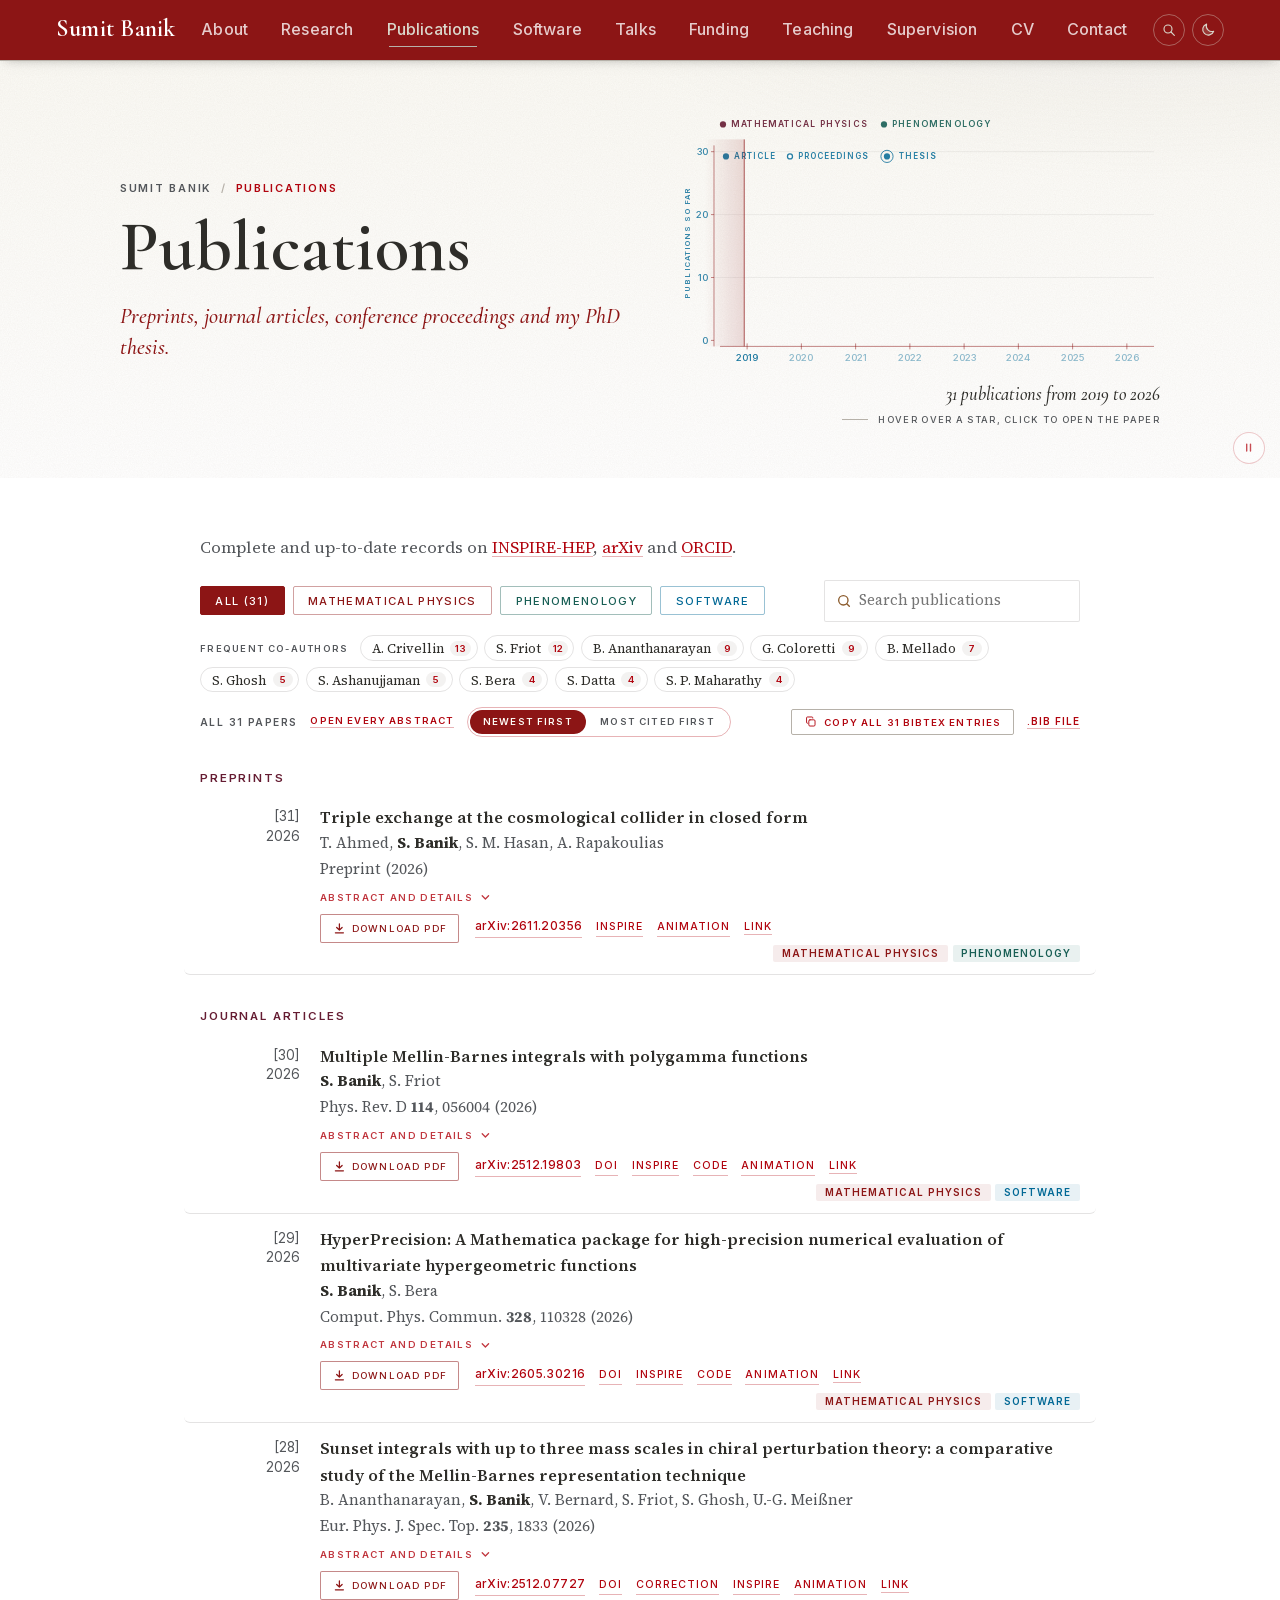
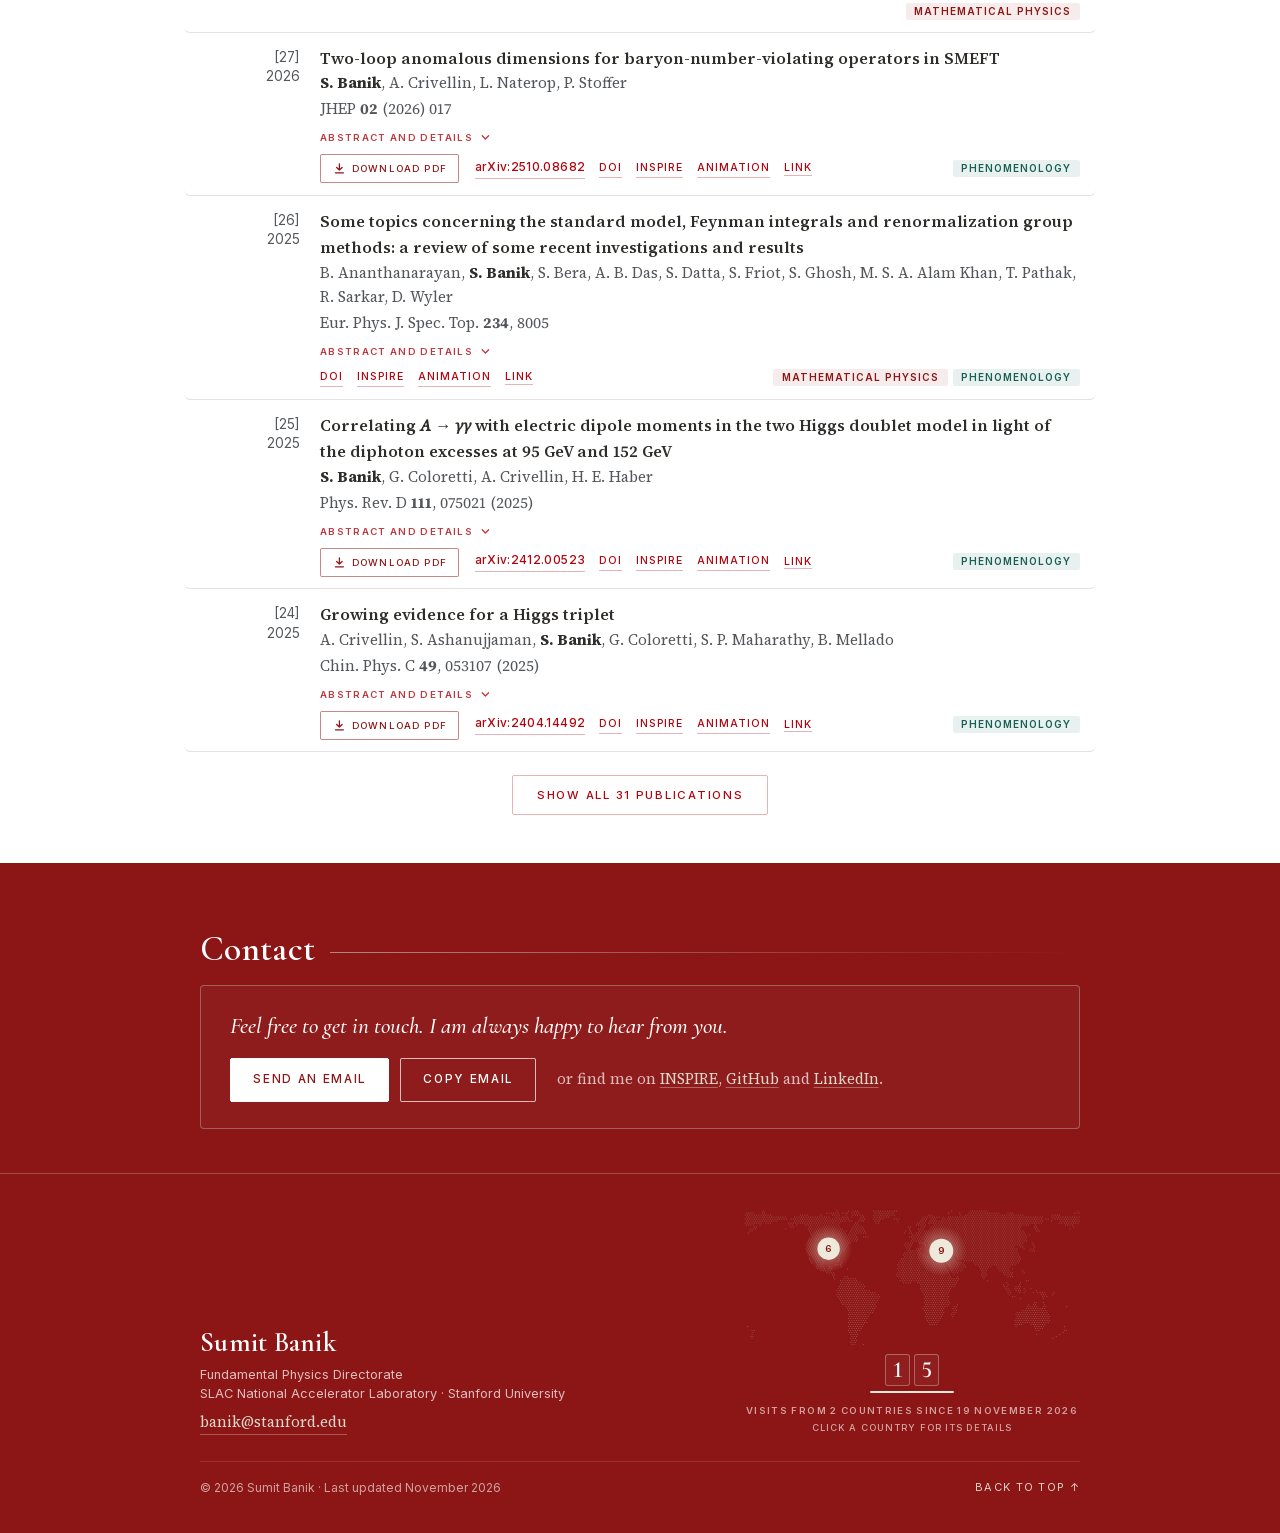
<file: publications.html>
<!doctype html>
<html lang="en">
<head>
<meta charset="utf-8">
<meta name="viewport" content="width=device-width, initial-scale=1">
<title>Publications | Sumit Banik</title>
<meta name="description" content="Publications of Sumit Banik, theoretical particle physicist at SLAC and Stanford. Preprints, journal articles, conference proceedings and my PhD thesis.">
<meta name="author" content="Sumit Banik">
<link rel="canonical" href="https://sumitbanikgit.github.io/publications.html">
<meta name="color-scheme" content="light">
<meta name="theme-color" content="#8c1515">
<meta name="google-site-verification" content="J_Jvw2FJX-3FkRbdrWuaTEjCMIrBDiNggvvBCp2Pl-k">
<meta property="og:type" content="profile">
<meta property="og:title" content="Publications | Sumit Banik">
<meta property="og:description" content="Publications of Sumit Banik, theoretical particle physicist at SLAC and Stanford. Preprints, journal articles, conference proceedings and my PhD thesis.">
<meta property="og:url" content="https://sumitbanikgit.github.io/publications.html">
<meta property="og:image" content="https://sumitbanikgit.github.io/assets/card.png">
<meta property="og:image:width" content="1200">
<meta property="og:image:height" content="630">
<meta property="og:image:alt" content="Sumit Banik, Postdoctoral Researcher, Fundamental Physics Directorate, SLAC National Accelerator Laboratory and Stanford University">
<meta name="twitter:card" content="summary_large_image">
<link rel="icon" href="favicon.ico?v=6ac7440e" sizes="32x32">
<link rel="icon" href="assets/favicon.svg?v=6ac7440e" type="image/svg+xml">
<link rel="apple-touch-icon" href="assets/apple-touch-icon.png?v=6ac7440e">
<link rel="preload" href="assets/fonts/cormorant-garamond-normal-latin.woff2" as="font" type="font/woff2" crossorigin>
<link rel="preload" href="assets/fonts/source-serif-4-normal-latin.woff2" as="font" type="font/woff2" crossorigin>
<link rel="preload" href="assets/fonts/inter-normal-latin.woff2" as="font" type="font/woff2" crossorigin>
<link rel="stylesheet" href="assets/fonts/fonts.css?v=6ac7587c">
<link rel="stylesheet" href="assets/style.css?v=6aff3965">
<script>document.documentElement.classList.add("js");try{if(!sessionStorage.getItem("sb-intro")&&!matchMedia("(prefers-reduced-motion: reduce)").matches){document.documentElement.classList.add("intro-on");sessionStorage.setItem("sb-intro","1")}}catch(e){}try{if(localStorage.getItem("sb-still")==="1")document.documentElement.classList.add("still")}catch(e){}try{var t=localStorage.getItem("sb-theme");if(t==="dark"||(!t&&matchMedia("(prefers-color-scheme: dark)").matches))document.documentElement.setAttribute("data-theme","dark")}catch(e){}</script>
<script type="application/ld+json">{"@context": "https://schema.org", "@graph": [{"@type": "ScholarlyArticle", "name": "Triple exchange at the cosmological collider in closed form", "datePublished": "2026", "author": [{"@type": "Person", "name": "T. Ahmed"}, {"@type": "Person", "name": "S. Banik"}, {"@type": "Person", "name": "S. M. Hasan"}, {"@type": "Person", "name": "A. Rapakoulias"}], "url": "https://sumitbanikgit.github.io/publications.html#arxiv-2611.20356", "sameAs": ["https://arxiv.org/abs/2611.20356"], "identifier": [{"@type": "PropertyValue", "propertyID": "arXiv", "value": "2611.20356"}]}, {"@type": "ScholarlyArticle", "name": "Multiple Mellin-Barnes integrals with polygamma functions", "datePublished": "2026", "author": [{"@type": "Person", "name": "S. Banik"}, {"@type": "Person", "name": "S. Friot"}], "url": "https://sumitbanikgit.github.io/publications.html#arxiv-2512.19803", "sameAs": ["https://doi.org/10.1103/yfvl-dfk2", "https://arxiv.org/abs/2512.19803"], "identifier": [{"@type": "PropertyValue", "propertyID": "DOI", "value": "10.1103/yfvl-dfk2"}, {"@type": "PropertyValue", "propertyID": "arXiv", "value": "2512.19803"}], "isPartOf": {"@type": "Periodical", "name": "Phys. Rev. D"}}, {"@type": "ScholarlyArticle", "name": "HyperPrecision: A Mathematica package for high-precision numerical evaluation of multivariate hypergeometric functions", "datePublished": "2026", "author": [{"@type": "Person", "name": "S. Banik"}, {"@type": "Person", "name": "S. Bera"}], "url": "https://sumitbanikgit.github.io/publications.html#arxiv-2605.30216", "sameAs": ["https://doi.org/10.1016/j.cpc.2026.110328", "https://arxiv.org/abs/2605.30216"], "identifier": [{"@type": "PropertyValue", "propertyID": "DOI", "value": "10.1016/j.cpc.2026.110328"}, {"@type": "PropertyValue", "propertyID": "arXiv", "value": "2605.30216"}], "isPartOf": {"@type": "Periodical", "name": "Comput. Phys. Commun."}}, {"@type": "ScholarlyArticle", "name": "Sunset integrals with up to three mass scales in chiral perturbation theory: a comparative study of the Mellin-Barnes representation technique", "datePublished": "2026", "author": [{"@type": "Person", "name": "B. Ananthanarayan"}, {"@type": "Person", "name": "S. Banik"}, {"@type": "Person", "name": "V. Bernard"}, {"@type": "Person", "name": "S. Friot"}, {"@type": "Person", "name": "S. Ghosh"}, {"@type": "Person", "name": "U.-G. Meißner"}], "url": "https://sumitbanikgit.github.io/publications.html#arxiv-2512.07727", "sameAs": ["https://doi.org/10.1140/epjs/s11734-026-02137-w", "https://arxiv.org/abs/2512.07727"], "identifier": [{"@type": "PropertyValue", "propertyID": "DOI", "value": "10.1140/epjs/s11734-026-02137-w"}, {"@type": "PropertyValue", "propertyID": "arXiv", "value": "2512.07727"}], "isPartOf": {"@type": "Periodical", "name": "Eur. Phys. J. Spec. Top."}}, {"@type": "ScholarlyArticle", "name": "Two-loop anomalous dimensions for baryon-number-violating operators in SMEFT", "datePublished": "2026", "author": [{"@type": "Person", "name": "S. Banik"}, {"@type": "Person", "name": "A. Crivellin"}, {"@type": "Person", "name": "L. Naterop"}, {"@type": "Person", "name": "P. Stoffer"}], "url": "https://sumitbanikgit.github.io/publications.html#arxiv-2510.08682", "sameAs": ["https://doi.org/10.1007/JHEP02(2026)017", "https://arxiv.org/abs/2510.08682"], "identifier": [{"@type": "PropertyValue", "propertyID": "DOI", "value": "10.1007/JHEP02(2026)017"}, {"@type": "PropertyValue", "propertyID": "arXiv", "value": "2510.08682"}], "isPartOf": {"@type": "Periodical", "name": "JHEP"}}, {"@type": "ScholarlyArticle", "name": "Some topics concerning the standard model, Feynman integrals and renormalization group methods: a review of some recent investigations and results", "datePublished": "2025", "author": [{"@type": "Person", "name": "B. Ananthanarayan"}, {"@type": "Person", "name": "S. Banik"}, {"@type": "Person", "name": "S. Bera"}, {"@type": "Person", "name": "A. B. Das"}, {"@type": "Person", "name": "S. Datta"}, {"@type": "Person", "name": "S. Friot"}, {"@type": "Person", "name": "S. Ghosh"}, {"@type": "Person", "name": "M. S. A. Alam Khan"}, {"@type": "Person", "name": "T. Pathak"}, {"@type": "Person", "name": "R. Sarkar"}, {"@type": "Person", "name": "D. Wyler"}], "url": "https://sumitbanikgit.github.io/publications.html#inspire-3081108", "sameAs": ["https://doi.org/10.1140/epjs/s11734-025-02019-7"], "identifier": [{"@type": "PropertyValue", "propertyID": "DOI", "value": "10.1140/epjs/s11734-025-02019-7"}], "isPartOf": {"@type": "Periodical", "name": "Eur. Phys. J. Spec. Top."}}, {"@type": "ScholarlyArticle", "name": "Correlating A → γγ with electric dipole moments in the two Higgs doublet model in light of the diphoton excesses at 95 GeV and 152 GeV", "datePublished": "2025", "author": [{"@type": "Person", "name": "S. Banik"}, {"@type": "Person", "name": "G. Coloretti"}, {"@type": "Person", "name": "A. Crivellin"}, {"@type": "Person", "name": "H. E. Haber"}], "url": "https://sumitbanikgit.github.io/publications.html#arxiv-2412.00523", "sameAs": ["https://doi.org/10.1103/PhysRevD.111.075021", "https://arxiv.org/abs/2412.00523"], "identifier": [{"@type": "PropertyValue", "propertyID": "DOI", "value": "10.1103/PhysRevD.111.075021"}, {"@type": "PropertyValue", "propertyID": "arXiv", "value": "2412.00523"}], "isPartOf": {"@type": "Periodical", "name": "Phys. Rev. D"}}, {"@type": "ScholarlyArticle", "name": "Growing evidence for a Higgs triplet", "datePublished": "2025", "author": [{"@type": "Person", "name": "A. Crivellin"}, {"@type": "Person", "name": "S. Ashanujjaman"}, {"@type": "Person", "name": "S. Banik"}, {"@type": "Person", "name": "G. Coloretti"}, {"@type": "Person", "name": "S. P. Maharathy"}, {"@type": "Person", "name": "B. Mellado"}], "url": "https://sumitbanikgit.github.io/publications.html#arxiv-2404.14492", "sameAs": ["https://doi.org/10.1088/1674-1137/adbb5a", "https://arxiv.org/abs/2404.14492"], "identifier": [{"@type": "PropertyValue", "propertyID": "DOI", "value": "10.1088/1674-1137/adbb5a"}, {"@type": "PropertyValue", "propertyID": "arXiv", "value": "2404.14492"}], "isPartOf": {"@type": "Periodical", "name": "Chin. Phys. C"}}, {"@type": "ScholarlyArticle", "name": "Anatomy of the real Higgs triplet model", "datePublished": "2025", "author": [{"@type": "Person", "name": "S. Ashanujjaman"}, {"@type": "Person", "name": "S. Banik"}, {"@type": "Person", "name": "G. Coloretti"}, {"@type": "Person", "name": "A. Crivellin"}, {"@type": "Person", "name": "S. P. Maharathy"}, {"@type": "Person", "name": "B. Mellado"}], "url": "https://sumitbanikgit.github.io/publications.html#arxiv-2411.18618", "sameAs": ["https://doi.org/10.1007/JHEP04(2025)003", "https://arxiv.org/abs/2411.18618"], "identifier": [{"@type": "PropertyValue", "propertyID": "DOI", "value": "10.1007/JHEP04(2025)003"}, {"@type": "PropertyValue", "propertyID": "arXiv", "value": "2411.18618"}], "isPartOf": {"@type": "Periodical", "name": "JHEP"}}, {"@type": "ScholarlyArticle", "name": "Explaining the γγ + X excesses at ≈ 151.5 GeV via the Drell-Yan production of a Higgs triplet", "datePublished": "2025", "author": [{"@type": "Person", "name": "S. Ashanujjaman"}, {"@type": "Person", "name": "S. Banik"}, {"@type": "Person", "name": "G. Coloretti"}, {"@type": "Person", "name": "A. Crivellin"}, {"@type": "Person", "name": "S. P. Maharathy"}, {"@type": "Person", "name": "B. Mellado"}], "url": "https://sumitbanikgit.github.io/publications.html#arxiv-2402.00101", "sameAs": ["https://doi.org/10.1016/j.physletb.2025.139298", "https://arxiv.org/abs/2402.00101"], "identifier": [{"@type": "PropertyValue", "propertyID": "DOI", "value": "10.1016/j.physletb.2025.139298"}, {"@type": "PropertyValue", "propertyID": "arXiv", "value": "2402.00101"}], "isPartOf": {"@type": "Periodical", "name": "Phys. Lett. B"}}, {"@type": "ScholarlyArticle", "name": "Uncovering new Higgses in the LHC analyses of differential tt̄ cross sections", "datePublished": "2025", "author": [{"@type": "Person", "name": "S. Banik"}, {"@type": "Person", "name": "G. Coloretti"}, {"@type": "Person", "name": "A. Crivellin"}, {"@type": "Person", "name": "B. Mellado"}], "url": "https://sumitbanikgit.github.io/publications.html#arxiv-2308.07953", "sameAs": ["https://doi.org/10.1007/JHEP01(2025)155", "https://arxiv.org/abs/2308.07953"], "identifier": [{"@type": "PropertyValue", "propertyID": "DOI", "value": "10.1007/JHEP01(2025)155"}, {"@type": "PropertyValue", "propertyID": "arXiv", "value": "2308.07953"}], "isPartOf": {"@type": "Periodical", "name": "JHEP"}}, {"@type": "ScholarlyArticle", "name": "Explanation of the excesses in associated di-photon production at 152 GeV in 2HDM", "datePublished": "2024", "author": [{"@type": "Person", "name": "S. Banik"}, {"@type": "Person", "name": "A. Crivellin"}], "url": "https://sumitbanikgit.github.io/publications.html#arxiv-2407.06267", "sameAs": ["https://doi.org/10.1007/JHEP10(2024)203", "https://arxiv.org/abs/2407.06267"], "identifier": [{"@type": "PropertyValue", "propertyID": "DOI", "value": "10.1007/JHEP10(2024)203"}, {"@type": "PropertyValue", "propertyID": "arXiv", "value": "2407.06267"}], "isPartOf": {"@type": "Periodical", "name": "JHEP"}}, {"@type": "ScholarlyArticle", "name": "Multiple Mellin-Barnes integrals and triangulations of point configurations", "datePublished": "2024", "author": [{"@type": "Person", "name": "S. Banik"}, {"@type": "Person", "name": "S. Friot"}], "url": "https://sumitbanikgit.github.io/publications.html#arxiv-2309.00409", "sameAs": ["https://doi.org/10.1103/PhysRevD.110.036002", "https://arxiv.org/abs/2309.00409"], "identifier": [{"@type": "PropertyValue", "propertyID": "DOI", "value": "10.1103/PhysRevD.110.036002"}, {"@type": "PropertyValue", "propertyID": "arXiv", "value": "2309.00409"}], "isPartOf": {"@type": "Periodical", "name": "Phys. Rev. D"}}, {"@type": "ScholarlyArticle", "name": "Renormalization group evolution with scalar leptoquarks", "datePublished": "2023", "author": [{"@type": "Person", "name": "S. Banik"}, {"@type": "Person", "name": "A. Crivellin"}], "url": "https://sumitbanikgit.github.io/publications.html#arxiv-2307.06800", "sameAs": ["https://doi.org/10.1007/JHEP11(2023)121", "https://arxiv.org/abs/2307.06800"], "identifier": [{"@type": "PropertyValue", "propertyID": "DOI", "value": "10.1007/JHEP11(2023)121"}, {"@type": "PropertyValue", "propertyID": "arXiv", "value": "2307.06800"}], "isPartOf": {"@type": "Periodical", "name": "JHEP"}}, {"@type": "ScholarlyArticle", "name": "SU(2)L triplet scalar as the origin of the 95 GeV excess?", "datePublished": "2023", "author": [{"@type": "Person", "name": "S. Ashanujjaman"}, {"@type": "Person", "name": "S. Banik"}, {"@type": "Person", "name": "G. Coloretti"}, {"@type": "Person", "name": "A. Crivellin"}, {"@type": "Person", "name": "B. Mellado"}, {"@type": "Person", "name": "A. Mulaudzi"}], "url": "https://sumitbanikgit.github.io/publications.html#arxiv-2306.15722", "sameAs": ["https://doi.org/10.1103/PhysRevD.108.L091704", "https://arxiv.org/abs/2306.15722"], "identifier": [{"@type": "PropertyValue", "propertyID": "DOI", "value": "10.1103/PhysRevD.108.L091704"}, {"@type": "PropertyValue", "propertyID": "arXiv", "value": "2306.15722"}], "isPartOf": {"@type": "Periodical", "name": "Phys. Rev. D"}}, {"@type": "ScholarlyArticle", "name": "Asymmetric di-Higgs signals of the next-to-minimal 2HDM with a U(1) symmetry", "datePublished": "2023", "author": [{"@type": "Person", "name": "S. Banik"}, {"@type": "Person", "name": "A. Crivellin"}, {"@type": "Person", "name": "S. Iguro"}, {"@type": "Person", "name": "T. Kitahara"}], "url": "https://sumitbanikgit.github.io/publications.html#arxiv-2303.11351", "sameAs": ["https://doi.org/10.1103/PhysRevD.108.075011", "https://arxiv.org/abs/2303.11351"], "identifier": [{"@type": "PropertyValue", "propertyID": "DOI", "value": "10.1103/PhysRevD.108.075011"}, {"@type": "PropertyValue", "propertyID": "arXiv", "value": "2303.11351"}], "isPartOf": {"@type": "Periodical", "name": "Phys. Rev. D"}}, {"@type": "ScholarlyArticle", "name": "Multiple Mellin-Barnes integrals with straight contours", "datePublished": "2023", "author": [{"@type": "Person", "name": "S. Banik"}, {"@type": "Person", "name": "S. Friot"}], "url": "https://sumitbanikgit.github.io/publications.html#arxiv-2212.11839", "sameAs": ["https://doi.org/10.1103/PhysRevD.107.016007", "https://arxiv.org/abs/2212.11839"], "identifier": [{"@type": "PropertyValue", "propertyID": "DOI", "value": "10.1103/PhysRevD.107.016007"}, {"@type": "PropertyValue", "propertyID": "arXiv", "value": "2212.11839"}], "isPartOf": {"@type": "Periodical", "name": "Phys. Rev. D"}}, {"@type": "ScholarlyArticle", "name": "FeynGKZ: a Mathematica package for solving Feynman integrals using GKZ hypergeometric systems", "datePublished": "2023", "author": [{"@type": "Person", "name": "B. Ananthanarayan"}, {"@type": "Person", "name": "S. Banik"}, {"@type": "Person", "name": "S. Bera"}, {"@type": "Person", "name": "S. Datta"}], "url": "https://sumitbanikgit.github.io/publications.html#arxiv-2211.01285", "sameAs": ["https://doi.org/10.1016/j.cpc.2023.108699", "https://arxiv.org/abs/2211.01285"], "identifier": [{"@type": "PropertyValue", "propertyID": "DOI", "value": "10.1016/j.cpc.2023.108699"}, {"@type": "PropertyValue", "propertyID": "arXiv", "value": "2211.01285"}], "isPartOf": {"@type": "Periodical", "name": "Comput. Phys. Commun."}}, {"@type": "ScholarlyArticle", "name": "Method of brackets: revisiting a technique for calculating Feynman integrals and certain definite integrals", "datePublished": "2023", "author": [{"@type": "Person", "name": "B. Ananthanarayan"}, {"@type": "Person", "name": "S. Banik"}, {"@type": "Person", "name": "S. Friot"}, {"@type": "Person", "name": "T. Pathak"}], "url": "https://sumitbanikgit.github.io/publications.html#arxiv-2112.09679", "sameAs": ["https://doi.org/10.1103/PhysRevD.108.085001", "https://arxiv.org/abs/2112.09679"], "identifier": [{"@type": "PropertyValue", "propertyID": "DOI", "value": "10.1103/PhysRevD.108.085001"}, {"@type": "PropertyValue", "propertyID": "arXiv", "value": "2112.09679"}], "isPartOf": {"@type": "Periodical", "name": "Phys. Rev. D"}}, {"@type": "ScholarlyArticle", "name": "Multiple series representations of N-fold Mellin-Barnes integrals", "datePublished": "2021", "author": [{"@type": "Person", "name": "B. Ananthanarayan"}, {"@type": "Person", "name": "S. Banik"}, {"@type": "Person", "name": "S. Friot"}, {"@type": "Person", "name": "S. Ghosh"}], "url": "https://sumitbanikgit.github.io/publications.html#arxiv-2012.15108", "sameAs": ["https://doi.org/10.1103/PhysRevLett.127.151601", "https://arxiv.org/abs/2012.15108"], "identifier": [{"@type": "PropertyValue", "propertyID": "DOI", "value": "10.1103/PhysRevLett.127.151601"}, {"@type": "PropertyValue", "propertyID": "arXiv", "value": "2012.15108"}], "isPartOf": {"@type": "Periodical", "name": "Phys. Rev. Lett."}}, {"@type": "ScholarlyArticle", "name": "Massive one-loop conformal Feynman integrals and quadratic transformations of multiple hypergeometric series", "datePublished": "2021", "author": [{"@type": "Person", "name": "B. Ananthanarayan"}, {"@type": "Person", "name": "S. Banik"}, {"@type": "Person", "name": "S. Friot"}, {"@type": "Person", "name": "S. Ghosh"}], "url": "https://sumitbanikgit.github.io/publications.html#arxiv-2012.15646", "sameAs": ["https://doi.org/10.1103/PhysRevD.103.096008", "https://arxiv.org/abs/2012.15646"], "identifier": [{"@type": "PropertyValue", "propertyID": "DOI", "value": "10.1103/PhysRevD.103.096008"}, {"@type": "PropertyValue", "propertyID": "arXiv", "value": "2012.15646"}], "isPartOf": {"@type": "Periodical", "name": "Phys. Rev. D"}}, {"@type": "ScholarlyArticle", "name": "Double box and hexagon conformal Feynman integrals", "datePublished": "2020", "author": [{"@type": "Person", "name": "B. Ananthanarayan"}, {"@type": "Person", "name": "S. Banik"}, {"@type": "Person", "name": "S. Friot"}, {"@type": "Person", "name": "S. Ghosh"}], "url": "https://sumitbanikgit.github.io/publications.html#arxiv-2007.08360", "sameAs": ["https://doi.org/10.1103/PhysRevD.102.091901", "https://arxiv.org/abs/2007.08360"], "identifier": [{"@type": "PropertyValue", "propertyID": "DOI", "value": "10.1103/PhysRevD.102.091901"}, {"@type": "PropertyValue", "propertyID": "arXiv", "value": "2007.08360"}], "isPartOf": {"@type": "Periodical", "name": "Phys. Rev. D"}}, {"@type": "ScholarlyArticle", "name": "Quadratic and quartic integrals using the method of brackets", "datePublished": "2019", "author": [{"@type": "Person", "name": "B. Ananthanarayan"}, {"@type": "Person", "name": "S. Banik"}, {"@type": "Person", "name": "S. Datta"}, {"@type": "Person", "name": "T. Pathak"}], "url": "https://sumitbanikgit.github.io/publications.html#arxiv-1909.00962", "sameAs": ["https://arxiv.org/abs/1909.00962"], "identifier": [{"@type": "PropertyValue", "propertyID": "arXiv", "value": "1909.00962"}], "isPartOf": {"@type": "Periodical", "name": "Scientia"}}, {"@type": "ScholarlyArticle", "name": "Automated computation of multiple Mellin-Barnes integrals having polygamma functions in their integrand", "datePublished": "2026", "author": [{"@type": "Person", "name": "S. Banik"}, {"@type": "Person", "name": "S. Friot"}], "url": "https://sumitbanikgit.github.io/publications.html#inspire-3153391", "sameAs": ["https://doi.org/10.5506/APhysPolBSupp.19.2-A8"], "identifier": [{"@type": "PropertyValue", "propertyID": "DOI", "value": "10.5506/APhysPolBSupp.19.2-A8"}], "isPartOf": {"@type": "Periodical", "name": "Acta Phys. Pol. B Proc. Suppl."}}, {"@type": "ScholarlyArticle", "name": "Indications for new Higgs bosons", "datePublished": "2026", "author": [{"@type": "Person", "name": "A. Crivellin"}, {"@type": "Person", "name": "S. Ashanujjaman"}, {"@type": "Person", "name": "S. Banik"}, {"@type": "Person", "name": "S. P. Maharathy"}, {"@type": "Person", "name": "G. Coloretti"}], "url": "https://sumitbanikgit.github.io/publications.html#arxiv-2605.04233", "sameAs": ["https://doi.org/10.22323/1.509.0064", "https://arxiv.org/abs/2605.04233"], "identifier": [{"@type": "PropertyValue", "propertyID": "DOI", "value": "10.22323/1.509.0064"}, {"@type": "PropertyValue", "propertyID": "arXiv", "value": "2605.04233"}], "isPartOf": {"@type": "Periodical", "name": "PoS CORFU2025"}}, {"@type": "ScholarlyArticle", "name": "New Higgses at the electroweak scale and differential tt̄ distributions", "datePublished": "2025", "author": [{"@type": "Person", "name": "S. Banik"}, {"@type": "Person", "name": "G. Coloretti"}, {"@type": "Person", "name": "A. Crivellin"}, {"@type": "Person", "name": "S. Bhattacharya"}, {"@type": "Person", "name": "B. Mellado"}], "url": "https://sumitbanikgit.github.io/publications.html#inspire-2865718", "sameAs": ["https://doi.org/10.22323/1.469.0125"], "identifier": [{"@type": "PropertyValue", "propertyID": "DOI", "value": "10.22323/1.469.0125"}], "isPartOf": {"@type": "Periodical", "name": "PoS DIS2024"}}, {"@type": "ScholarlyArticle", "name": "Analytic evaluation of multiple Mellin-Barnes integrals", "datePublished": "2024", "author": [{"@type": "Person", "name": "S. Banik"}, {"@type": "Person", "name": "S. Friot"}], "url": "https://sumitbanikgit.github.io/publications.html#arxiv-2407.20120", "sameAs": ["https://doi.org/10.22323/1.467.0039", "https://arxiv.org/abs/2407.20120"], "identifier": [{"@type": "PropertyValue", "propertyID": "DOI", "value": "10.22323/1.467.0039"}, {"@type": "PropertyValue", "propertyID": "arXiv", "value": "2407.20120"}], "isPartOf": {"@type": "Periodical", "name": "PoS LL2024"}}, {"@type": "ScholarlyArticle", "name": "Automated evaluation of Feynman integrals using GKZ hypergeometric systems", "datePublished": "2024", "author": [{"@type": "Person", "name": "B. Ananthanarayan"}, {"@type": "Person", "name": "S. Banik"}, {"@type": "Person", "name": "S. Bera"}, {"@type": "Person", "name": "S. Datta"}], "url": "https://sumitbanikgit.github.io/publications.html#inspire-2809580", "sameAs": ["https://doi.org/10.1007/978-981-97-0289-3_26"], "identifier": [{"@type": "PropertyValue", "propertyID": "DOI", "value": "10.1007/978-981-97-0289-3_26"}], "isPartOf": {"@type": "Periodical", "name": "Springer Proc. Phys."}}, {"@type": "ScholarlyArticle", "name": "Geometrical methods for the analytic evaluation of multiple Mellin-Barnes integrals", "datePublished": "2024", "author": [{"@type": "Person", "name": "S. Banik"}, {"@type": "Person", "name": "S. Friot"}], "url": "https://sumitbanikgit.github.io/publications.html#arxiv-2402.04174", "sameAs": ["https://doi.org/10.5506/APhysPolBSupp.17.2-A12", "https://arxiv.org/abs/2402.04174"], "identifier": [{"@type": "PropertyValue", "propertyID": "DOI", "value": "10.5506/APhysPolBSupp.17.2-A12"}, {"@type": "PropertyValue", "propertyID": "arXiv", "value": "2402.04174"}], "isPartOf": {"@type": "Periodical", "name": "Acta Phys. Pol. B Proc. Suppl."}}, {"@type": "ScholarlyArticle", "name": "Differential eμbb cross-sections and new Higgses at the electroweak scale", "datePublished": "2023", "author": [{"@type": "Person", "name": "S. Banik"}, {"@type": "Person", "name": "G. Coloretti"}, {"@type": "Person", "name": "A. Crivellin"}, {"@type": "Person", "name": "B. Mellado"}], "url": "https://sumitbanikgit.github.io/publications.html#arxiv-2312.01458", "sameAs": ["https://arxiv.org/abs/2312.01458"], "identifier": [{"@type": "PropertyValue", "propertyID": "arXiv", "value": "2312.01458"}], "isPartOf": {"@type": "Periodical", "name": "16th Int. Workshop on Top Quark Physics"}}, {"@type": "Thesis", "name": "On hypergeometric solutions of Feynman integrals using Mellin-Barnes integrals with applications", "datePublished": "2022", "author": [{"@type": "Person", "name": "S. Banik"}], "url": "https://sumitbanikgit.github.io/publications.html#inspire-2614373"}]}</script>
</head>
<body id="top" class="page-publications">
<div class="intro" aria-hidden="true"><svg viewBox="-100 -60 200 120" preserveAspectRatio="xMidYMid slice"><g class="det"><circle class="ly" cx="0" cy="0" r="9" style="--d:0.12s"/><circle class="ly" cx="0" cy="0" r="21" style="--d:0.20s"/><circle class="ly" cx="0" cy="0" r="34" style="--d:0.28s"/><circle class="ly" cx="0" cy="0" r="52" style="--d:0.36s"/></g><g class="trs"><path class="tr" pathLength="1" style="--d:0.660s;--t:0.62s" d="M0 0A39.4 39.4 0 0 0 37.9 -38.8"/><path class="tr" pathLength="1" style="--d:0.674s;--t:0.62s" d="M0 0A27.3 27.3 0 0 0 34.0 -31.9"/><path class="tr" pathLength="1" style="--d:0.688s;--t:0.62s" d="M0 0A58.2 58.2 0 0 0 89.3 -26.0"/><path class="tr" pathLength="1" style="--d:0.702s;--t:0.62s" d="M0 0A27.6 27.6 0 0 0 46.7 3.4"/><path class="tr" pathLength="1" style="--d:0.716s;--t:0.62s" d="M0 0A29.5 29.5 0 0 0 43.9 23.4"/><path class="tr" pathLength="1" style="--d:0.730s;--t:0.62s" d="M0 0A114.7 114.7 0 0 0 8.0 67.0"/><path class="tr" pathLength="1" style="--d:0.744s;--t:0.62s" d="M0 0A36.2 36.2 0 0 1 -32.6 11.3"/><path class="tr" pathLength="1" style="--d:0.758s;--t:0.62s" d="M0 0A55.8 55.8 0 0 1 -43.0 8.5"/><path class="tr hard" pathLength="1" style="--d:0.772s;--t:0.42s" d="M0 0A212.5 212.5 0 0 1 -51.1 4.2"/><path class="tr" pathLength="1" style="--d:0.786s;--t:0.62s" d="M0 0A101.5 101.5 0 0 1 -45.5 -21.9"/><path class="tr hard" pathLength="1" style="--d:0.800s;--t:0.42s" d="M0 0A219.4 219.4 0 0 1 -50.5 -34.9"/><path class="tr" pathLength="1" style="--d:0.814s;--t:0.62s" d="M0 0A35.7 35.7 0 0 1 46.2 -52.2"/><path class="tr hard" pathLength="1" style="--d:0.828s;--t:0.42s" d="M0 0A292.0 292.0 0 0 0 -23.4 -53.9"/><path class="tr" pathLength="1" style="--d:0.842s;--t:0.62s" d="M0 0A28.7 28.7 0 0 1 52.9 -13.5"/><path class="tr" pathLength="1" style="--d:0.856s;--t:0.62s" d="M0 0A158.8 158.8 0 0 1 65.4 -60.2"/><path class="tr hard" pathLength="1" style="--d:0.870s;--t:0.42s" d="M0 0A203.9 203.9 0 0 0 32.3 -45.6"/><path class="tr" pathLength="1" style="--d:0.884s;--t:0.62s" d="M0 0A40.2 40.2 0 0 0 4.4 -71.3"/><path class="tr nu" pathLength="1" style="--d:0.70s;--t:.5s" d="M0 0L59.1 74.4"/><path class="tr nu" pathLength="1" style="--d:0.73s;--t:.5s" d="M0 0L-69.0 -65.3"/></g><circle class="flash" cx="0" cy="0" r="6"/></svg><div class="pr l"><svg viewBox="-10 -10 20 20"><circle class="pr-body" r="9"/><g class="qs"><circle class="q" cx="0.00" cy="-4.30" r="1.9"/><circle class="q" cx="3.72" cy="2.15" r="1.9"/><circle class="q d" cx="-3.72" cy="2.15" r="1.9"/></g></svg></div><div class="pr r"><svg viewBox="-10 -10 20 20"><circle class="pr-body" r="9"/><g class="qs"><circle class="q" cx="-0.00" cy="-4.30" r="1.9"/><circle class="q" cx="-3.72" cy="2.15" r="1.9"/><circle class="q d" cx="3.72" cy="2.15" r="1.9"/></g></svg></div></div>
<a class="skip" href="#main">Skip to content</a>

<div class="navbar">
  <div class="wrap nav-inner">
    <a class="brand" href="index.html">Sumit Banik</a>
    <nav aria-label="Pages"><div class="nav-item"><a href="index.html#about">About</a><div class="nav-drop"><a href="index.html#about"><span class="nd-t">About me</span></a><a href="index.html#recent-news"><span class="nd-t">Recent news</span></a><a href="index.html#academic-journey"><span class="nd-t">Academic journey</span><span class="nd-n">Kolkata to San Francisco</span></a><a href="index.html#explore"><span class="nd-t">Explore the site</span></a></div></div><div class="nav-item"><a href="research.html">Research</a><div class="nav-drop"><a class="nd-page" href="research.html">Research page <span aria-hidden="true">→</span></a><a href="research.html#top"><span class="nd-t">A tour of my papers</span><span class="nd-n">30 animated slides</span></a><a href="research.html#research-domains"><span class="nd-t">Research domains</span></a><a href="research.html#selected-work"><span class="nd-t">Selected work</span></a><a href="research.html#a-map-of-the-papers"><span class="nd-t">A map of the papers</span><span class="nd-n">Placed by what they are about</span></a><a href="research.html#one-integral-two-series"><span class="nd-t">One integral, two series</span><span class="nd-n">Two series on a slider</span></a></div></div><div class="nav-item"><a href="publications.html" class="here" aria-current="page">Publications</a><div class="nav-drop"><a class="nd-page" href="publications.html">Publications page <span aria-hidden="true">→</span></a><a href="#preprints"><span class="nd-t">Preprints</span><span class="nd-n">One paper</span></a><a href="#journal-articles"><span class="nd-t">Journal articles</span><span class="nd-n">22 papers</span></a><a href="#conference-proceedings"><span class="nd-t">Conference proceedings</span><span class="nd-n">7 contributions</span></a><a href="#thesis"><span class="nd-t">PhD thesis</span><span class="nd-n">IISc, 2022</span></a></div></div><div class="nav-item"><a href="software.html">Software</a><div class="nav-drop"><a class="nd-page" href="software.html">Software page <span aria-hidden="true">→</span></a><a href="software.html#mbconichulls"><span class="nd-t">MBConicHulls</span><span class="nd-n">Mellin-Barnes integrals as hypergeometric series</span></a><a href="software.html#feyngkz"><span class="nd-t">FeynGKZ</span><span class="nd-n">Feynman integrals from GKZ hypergeometric systems</span></a><a href="software.html#hyperprecision"><span class="nd-t">HyperPrecision</span><span class="nd-n">Hypergeometric functions to high precision</span></a><a href="software.html#slq-rg"><span class="nd-t">SLQ-RG</span><span class="nd-n">Two-loop RG equations of the SM with five scalar leptoquarks</span></a></div></div><div class="nav-item"><a href="talks.html">Talks</a><div class="nav-drop"><a class="nd-page" href="talks.html">Talks page <span aria-hidden="true">→</span></a><a href="talks.html#talks"><span class="nd-t">Recent talks</span><span class="nd-n">The latest 6</span></a><a href="talks.html#earlier-talks"><span class="nd-t">Earlier talks</span><span class="nd-n">25 more since 2020</span></a></div></div><div class="nav-item"><a href="funding.html">Funding</a><div class="nav-drop"><a class="nd-page" href="funding.html">Funding page <span aria-hidden="true">→</span></a><a href="funding.html#postdoctoral-fellowships-and-grants"><span class="nd-t">Postdoctoral fellowships and grants</span></a><a href="funding.html#doctoral-and-masters-fellowships"><span class="nd-t">Doctoral and master’s fellowships</span></a></div></div><div class="nav-item"><a href="teaching.html">Teaching</a><div class="nav-drop"><a class="nd-page" href="teaching.html">Teaching page <span aria-hidden="true">→</span></a><a href="teaching.html#proseminar-theoretische-physik"><span class="nd-t">Proseminar Theoretische Physik</span><span class="nd-n">Universität Zürich, 2025</span></a><a href="teaching.html#flavour-physics"><span class="nd-t">Flavour Physics</span><span class="nd-n">Universität Zürich, 2024</span></a><a href="teaching.html#quantum-field-theory-i"><span class="nd-t">Quantum Field Theory I</span><span class="nd-n">ETH Zürich, 2023</span></a><a href="teaching.html#introductory-physics-ii"><span class="nd-t">Introductory Physics II</span><span class="nd-n">Indian Institute of Science, 2020</span></a></div></div><div class="nav-item"><a href="supervision.html">Supervision</a><div class="nav-drop"><a class="nd-page" href="supervision.html">Supervision page <span aria-hidden="true">→</span></a><a href="supervision.html#corentin-eggenspieler"><span class="nd-t">Corentin Eggenspieler</span><span class="nd-n">Master’s student, 2025</span></a><a href="supervision.html#banurega-shanmuganathan"><span class="nd-t">Banurega Shanmuganathan</span><span class="nd-n">Bachelor’s student, 2024</span></a><a href="supervision.html#mathieu-ferey"><span class="nd-t">Mathieu Ferey</span><span class="nd-n">Master’s student, 2022</span></a></div></div><div class="nav-item"><a href="cv.html">CV</a><div class="nav-drop"><a class="nd-page" href="cv.html">CV page <span aria-hidden="true">→</span></a><a href="cv.html#positions"><span class="nd-t">Positions</span></a><a href="cv.html#education"><span class="nd-t">Education</span></a><a href="cv.html#fellowships-and-grants"><span class="nd-t">Fellowships and grants</span></a><a href="cv.html#research-interests"><span class="nd-t">Research interests</span></a><a href="cv.html#computing"><span class="nd-t">Computing</span></a><a href="cv.html#refereeing"><span class="nd-t">Refereeing</span></a><a href="assets/cv/Sumit_Banik_CV.pdf"><span class="nd-t">Download the CV (PDF)</span></a></div></div><div class="nav-item"><a href="contact.html">Contact</a><div class="nav-drop"><a class="nd-page" href="contact.html">Contact page <span aria-hidden="true">→</span></a><a href="mailto:banik@stanford.edu"><span class="nd-t">Write to me</span><span class="nd-n">banik@stanford.edu</span></a><a href="contact.html#reach"><span class="nd-t">Address and profiles</span></a></div></div></nav>
    <div class="nav-tools"><button class="ss-btn" type="button" aria-label="Search the site" title="Search the site (press /)"><svg viewBox="0 0 24 24" aria-hidden="true"><circle cx="10.5" cy="10.5" r="6"/><path d="M15 15l5 5"/></svg></button><button class="theme-toggle" type="button" aria-pressed="false" aria-label="Dark mode" title="Switch to dark mode"><svg viewBox="0 0 24 24" aria-hidden="true"><g class="tt-sun"><circle cx="12" cy="12" r="4.2"/><path d="M12 2.6v2.1M12 19.3v2.1M2.6 12h2.1M19.3 12h2.1M5.4 5.4l1.5 1.5M17.1 17.1l1.5 1.5M5.4 18.6l1.5-1.5M17.1 6.9l1.5-1.5"/></g><path class="tt-moon" d="M19.5 14.6A8 8 0 0 1 9.4 4.5a8 8 0 1 0 10.1 10.1z"/></svg></button></div>
  </div>
</div>

<header class="masthead hero page-hero" data-scene="constellation">
  <canvas class="field" aria-hidden="true"></canvas>
  <div class="wrap hero-inner">
   <div class="hero-text">
    <p class="crumb"><a href="index.html">Sumit Banik</a><span aria-hidden="true">/</span>Publications</p>
    <h1 class="page-title" aria-label="Publications"><span class="w" aria-hidden="true"><span class="ch" style="--i:0">P</span><span class="ch" style="--i:1">u</span><span class="ch" style="--i:2">b</span><span class="ch" style="--i:3">l</span><span class="ch" style="--i:4">i</span><span class="ch" style="--i:5">c</span><span class="ch" style="--i:6">a</span><span class="ch" style="--i:7">t</span><span class="ch" style="--i:8">i</span><span class="ch" style="--i:9">o</span><span class="ch" style="--i:10">n</span><span class="ch" style="--i:11">s</span></span></h1>
    <p class="page-sub">Preprints, journal articles, conference proceedings and my PhD thesis.</p>
   </div>
   <div class="hero-stage" aria-hidden="true">
    <script type="application/json" class="scene-data">{"pubs":[{"y":2019,"t":"fi","k":"article","n":"Quadratic and quartic integrals using the method of brackets","u":"#arxiv-1909.00962","p":"Quadratic and quartic integrals using the method of brackets","r":[5,3,4]},{"y":2020,"t":"fi","k":"article","n":"Double box and hexagon conformal Feynman integrals","u":"#arxiv-2007.08360","p":"Double box and hexagon conformal Feynman integrals","r":[3,2,12]},{"y":2021,"t":"fi","k":"article","n":"Multiple series representations of <i>N<\/i>-fold Mellin-Barnes integrals","u":"#arxiv-2012.15108","p":"Multiple series representations of N-fold Mellin-Barnes integrals","r":[3,12,1]},{"y":2021,"t":"fi","k":"article","n":"Massive one-loop conformal Feynman integrals and quadratic transformations of multiple hypergeometric series","u":"#arxiv-2012.15646","p":"Massive one-loop conformal Feynman integrals and quadratic transformations of multiple hypergeometric series","r":[1,2,4]},{"y":2022,"t":"fi","k":"thesis","n":"On hypergeometric solutions of Feynman integrals using Mellin-Barnes integrals with applications","u":"#inspire-2614373","p":"On hypergeometric solutions of Feynman integrals using Mellin-Barnes integrals with applications","r":[15,12,5]},{"y":2023,"t":"fi","k":"article","n":"Method of brackets: revisiting a technique for calculating Feynman integrals and certain definite integrals","u":"#arxiv-2112.09679","p":"Method of brackets: revisiting a technique for calculating Feynman integrals and certain definite integrals","r":[2,12,4]},{"y":2023,"t":"fi","k":"article","n":"FeynGKZ: a Mathematica package for solving Feynman integrals using GKZ hypergeometric systems","u":"#arxiv-2211.01285","p":"FeynGKZ: a Mathematica package for solving Feynman integrals using GKZ hypergeometric systems","r":[16,23,12]},{"y":2023,"t":"fi","k":"article","n":"Multiple Mellin-Barnes integrals with straight contours","u":"#arxiv-2212.11839","p":"Multiple Mellin-Barnes integrals with straight contours","r":[26,12,30]},{"y":2023,"t":"pheno","k":"article","n":"Asymmetric di-Higgs signals of the next-to-minimal 2HDM with a <i>U<\/i>(1) symmetry","u":"#arxiv-2303.11351","p":"Asymmetric di-Higgs signals of the next-to-minimal 2HDM with a U(1) symmetry","r":[21,14,20]},{"y":2023,"t":"pheno","k":"article","n":"<i>SU<\/i>(2)<sub><i>L<\/i><\/sub> triplet scalar as the origin of the 95 GeV excess?","u":"#arxiv-2306.15722","p":"SU(2)L triplet scalar as the origin of the 95 GeV excess?","r":[18,20,22]},{"y":2023,"t":"pheno","k":"article","n":"Renormalization group evolution with scalar leptoquarks","u":"#arxiv-2307.06800","p":"Renormalization group evolution with scalar leptoquarks","r":[24,23]},{"y":2023,"t":"pheno","k":"proceedings","n":"Differential <i>eμbb<\/i> cross-sections and new Higgses at the electroweak scale","u":"#arxiv-2312.01458","p":"Differential eμbb cross-sections and new Higgses at the electroweak scale","r":[17,22,27]},{"y":2024,"t":"fi","k":"article","n":"Multiple Mellin-Barnes integrals and triangulations of point configurations","u":"#arxiv-2309.00409","p":"Multiple Mellin-Barnes integrals and triangulations of point configurations","r":[13,15,2]},{"y":2024,"t":"fi","k":"proceedings","n":"Geometrical methods for the analytic evaluation of multiple Mellin-Barnes integrals","u":"#arxiv-2402.04174","p":"Geometrical methods for the analytic evaluation of multiple Mellin-Barnes integrals","r":[12,15,2]},{"y":2024,"t":"pheno","k":"article","n":"Explanation of the excesses in associated di-photon production at 152 GeV in 2HDM","u":"#arxiv-2407.06267","p":"Explanation of the excesses in associated di-photon production at 152 GeV in 2HDM","r":[18,20,27]},{"y":2024,"t":"fi","k":"proceedings","n":"Analytic evaluation of multiple Mellin-Barnes integrals","u":"#arxiv-2407.20120","p":"Analytic evaluation of multiple Mellin-Barnes integrals","r":[13,12,4]},{"y":2024,"t":"fi","k":"proceedings","n":"Automated evaluation of Feynman integrals using GKZ hypergeometric systems","u":"#inspire-2809580","p":"Automated evaluation of Feynman integrals using GKZ hypergeometric systems","r":[6,12,23]},{"y":2025,"t":"pheno","k":"article","n":"Uncovering new Higgses in the LHC analyses of differential <i>t<\/i><span class=\"ov\"><i>t<\/i><\/span> cross sections","u":"#arxiv-2308.07953","p":"Uncovering new Higgses in the LHC analyses of differential tt cross sections","r":[11,22,9]},{"y":2025,"t":"pheno","k":"article","n":"Explaining the <i>γγ<\/i> + <i>X<\/i> excesses at ≈ 151.5 GeV via the Drell-Yan production of a Higgs triplet","u":"#arxiv-2402.00101","p":"Explaining the γγ + X excesses at ≈ 151.5 GeV via the Drell-Yan production of a Higgs triplet","r":[9,20,19]},{"y":2025,"t":"pheno","k":"article","n":"Growing evidence for a Higgs triplet","u":"#arxiv-2404.14492","p":"Growing evidence for a Higgs triplet","r":[18,20,27]},{"y":2025,"t":"pheno","k":"article","n":"Anatomy of the real Higgs triplet model","u":"#arxiv-2411.18618","p":"Anatomy of the real Higgs triplet model","r":[18,9,22]},{"y":2025,"t":"pheno","k":"article","n":"Correlating <i>A<\/i> → <i>γγ<\/i> with electric dipole moments in the two Higgs doublet model in light of the diphoton excesses at 95 GeV and 152 GeV","u":"#arxiv-2412.00523","p":"Correlating A → γγ with electric dipole moments in the two Higgs doublet model in light of the diphoton excesses at 95 GeV and 152 GeV","r":[9,20,8]},{"y":2025,"t":"pheno","k":"proceedings","n":"New Higgses at the electroweak scale and differential <i>t<\/i><span class=\"ov\"><i>t<\/i><\/span> distributions","u":"#inspire-2865718","p":"New Higgses at the electroweak scale and differential tt distributions","r":[11,20,18]},{"y":2025,"t":"fi","k":"article","n":"Some topics concerning the standard model, Feynman integrals and renormalization group methods: a review of some recent investigations and results","u":"#inspire-3081108","p":"Some topics concerning the standard model, Feynman integrals and renormalization group methods: a review of some recent investigations and results","r":[16,2,6]},{"y":2026,"t":"pheno","k":"article","n":"Two-loop anomalous dimensions for baryon-number-violating operators in SMEFT","u":"#arxiv-2510.08682","p":"Two-loop anomalous dimensions for baryon-number-violating operators in SMEFT","r":[10]},{"y":2026,"t":"fi","k":"article","n":"Sunset integrals with up to three mass scales in chiral perturbation theory: a comparative study of the Mellin-Barnes representation technique","u":"#arxiv-2512.07727","p":"Sunset integrals with up to three mass scales in chiral perturbation theory: a comparative study of the Mellin-Barnes representation technique","r":[2,16,12]},{"y":2026,"t":"fi","k":"article","n":"Multiple Mellin-Barnes integrals with polygamma functions","u":"#arxiv-2512.19803","p":"Multiple Mellin-Barnes integrals with polygamma functions","r":[30,7,12]},{"y":2026,"t":"pheno","k":"proceedings","n":"Indications for new Higgs bosons","u":"#arxiv-2605.04233","p":"Indications for new Higgs bosons","r":[20,18,9]},{"y":2026,"t":"fi","k":"article","n":"HyperPrecision: A Mathematica package for high-precision numerical evaluation of multivariate hypergeometric functions","u":"#arxiv-2605.30216","p":"HyperPrecision: A Mathematica package for high-precision numerical evaluation of multivariate hypergeometric functions","r":[6,16,2]},{"y":2026,"t":"fi","k":"preprint","n":"Triple exchange at the cosmological collider in closed form","u":"#arxiv-2611.20356","p":"Triple exchange at the cosmological collider in closed form","r":[]},{"y":2026,"t":"fi","k":"proceedings","n":"Automated computation of multiple Mellin-Barnes integrals having polygamma functions in their integrand","u":"#inspire-3153391","p":"Automated computation of multiple Mellin-Barnes integrals having polygamma functions in their integrand","r":[26,12,7]}]}</script>
    <div class="scene-meta"><p class="scene-cap">31 publications from 2019 to 2026</p><p class="scene-hint">Hover over a star, click to open the paper</p></div>
   </div>
  </div>
<button class="motion-toggle" type="button" aria-pressed="false" aria-label="Pause the animations" title="Pause the animations on every page"><svg viewBox="0 0 24 24" aria-hidden="true"><path class="mt-pause" d="M9 6.5v11M15 6.5v11"/><path class="mt-play" d="M8.5 6.2v11.6l9.4-5.8z"/></svg></button>
</header>
<main id="main" class="wrap">

<section class="chapter" id="publications">
<p class="muted" style="margin-bottom:0">Complete and up-to-date records on
<a href="https://inspirehep.net/authors/1810309" style="white-space: nowrap">INSPIRE-HEP</a>, <a href="https://arxiv.org/search/?query=Banik%2C+Sumit&searchtype=author">arXiv</a> and <a href="https://orcid.org/0000-0002-5869-5293">ORCID</a>.</p>
<div class="filters" role="group" aria-label="Filter publications by topic">
  <button type="button" data-filter="all" aria-pressed="true">All (31)</button>
  <button type="button" data-filter="fi" aria-pressed="false">Mathematical physics</button>
  <button type="button" data-filter="pheno" aria-pressed="false">Phenomenology</button>
  <button type="button" data-filter="soft" aria-pressed="false">Software</button>
  <input class="pub-search" id="pub-search" name="q" type="search" placeholder="Search publications" aria-label="Search publications">
  <span class="dom-chip" hidden data-names="{&quot;mathematical-physics&quot;: &quot;Mathematical physics&quot;, &quot;feynman-integrals&quot;: &quot;Feynman integrals&quot;, &quot;multi-higgs-physics&quot;: &quot;Multi-Higgs physics&quot;, &quot;computational-tools&quot;: &quot;Computational tools&quot;, &quot;effective-field-theory&quot;: &quot;Effective field theory&quot;, &quot;exotic-particles&quot;: &quot;Exotic particles&quot;}"><span class="dc-l">Research domain</span><b class="dc-n"></b>
  <button class="dc-x" type="button" aria-label="Show the papers of every domain" title="Show every domain">×</button></span>
</div>
<div class="coauthors" role="group" aria-label="Frequent co-authors"><span class="ca-l">Frequent co-authors</span><button type="button" data-q="a. crivellin" data-name="A. Crivellin" aria-pressed="false">A. Crivellin<span class="ca-n">13</span></button><button type="button" data-q="s. friot" data-name="S. Friot" aria-pressed="false">S. Friot<span class="ca-n">12</span></button><button type="button" data-q="b. ananthanarayan" data-name="B. Ananthanarayan" aria-pressed="false">B. Ananthanarayan<span class="ca-n">9</span></button><button type="button" data-q="g. coloretti" data-name="G. Coloretti" aria-pressed="false">G. Coloretti<span class="ca-n">9</span></button><button type="button" data-q="b. mellado" data-name="B. Mellado" aria-pressed="false">B. Mellado<span class="ca-n">7</span></button><button type="button" data-q="s. ghosh" data-name="S. Ghosh" aria-pressed="false">S. Ghosh<span class="ca-n">5</span></button><button type="button" data-q="s. ashanujjaman" data-name="S. Ashanujjaman" aria-pressed="false">S. Ashanujjaman<span class="ca-n">5</span></button><button type="button" data-q="s. bera" data-name="S. Bera" aria-pressed="false">S. Bera<span class="ca-n">4</span></button><button type="button" data-q="s. datta" data-name="S. Datta" aria-pressed="false">S. Datta<span class="ca-n">4</span></button><button type="button" data-q="s. p. maharathy" data-name="S. P. Maharathy" aria-pressed="false">S. P. Maharathy<span class="ca-n">4</span></button></div>
<div class="pub-tools"><span class="pub-count" role="status" aria-live="polite"></span>
<button class="pub-openall" type="button" aria-pressed="false">Open every abstract</button>
<span class="pub-sort" role="group" aria-label="Order of the papers"><button type="button" data-sort="new" aria-pressed="true">Newest first</button><button type="button" data-sort="cited" aria-pressed="false">Most cited first</button></span>
<button class="cite-copy bib-all" type="button"><svg viewBox="0 0 24 24" aria-hidden="true"><path d="M15.5 5.5V5A1.5 1.5 0 0 0 14 3.5H6A1.5 1.5 0 0 0 4.5 5v8A1.5 1.5 0 0 0 6 14.5h.5"/><rect x="8.5" y="8.5" width="11" height="11" rx="2"/></svg><span class="cc-l">Copy BibTeX</span></button>
<button class="bib-file" type="button" title="The same entries as a .bib file">.bib file</button></div>
<p class="pub-empty" hidden>No publications match your search.</p>
<h3 class="sect" id="preprints" data-group="preprint" aria-level="2">Preprints<a class="sec-link" href="#preprints" aria-hidden="true" tabindex="-1"><svg viewBox="0 0 24 24"><path d="M10 14a4 4 0 0 0 5.66 0l3-3a4 4 0 0 0-5.66-5.66l-1.1 1.1"/><path d="M14 10a4 4 0 0 0-5.66 0l-3 3a4 4 0 0 0 5.66 5.66l1.1-1.1"/></svg></a></h3>
<div class="entry pub" id="arxiv-2611.20356" data-topic="fi pheno" data-domains="feynman-integrals mathematical-physics" data-n="31" data-cited="0"><div class="rail">[31]<br><span class="r-y">2026</span></div><div class="body"><details class="pub-open"><summary><span class="title">Triple exchange at the cosmological collider in closed form</span><span class="meta">T.&nbsp;Ahmed, <span class="me">S.&nbsp;Banik</span>, S.&nbsp;M.&nbsp;Hasan, A.&nbsp;Rapakoulias</span><span class="detail"><span class="muted">Preprint (2026)</span></span><span class="pub-toggle"><span class="t-show">Abstract and details</span><span class="t-hide">Hide abstract</span><svg class="chev" viewBox="0 0 16 16" aria-hidden="true"><path d="M4 6l4 4 4-4"/></svg></span></summary><div class="pub-abs"><p class="abstract"><span class="k">Abstract</span>Particles with masses near the Hubble scale leave a characteristic pattern in the primordial bispectrum, turning inflation into a cosmological collider. For light fields, where this signal is largest, no closed form is known for the full shape of the quasi-single-field triple exchange. Using Feynman-integral methods, we obtain the first closed-form results, exact in the momenta, as expansions in terms of multiple polylogarithms around the massless and conformally coupled limits. We show that the template used in Planck analyses overestimates the amplitude by up to a factor of 1.8 and underestimates the mass, whereas our new template recovers both, as needed for current and upcoming CMB and galaxy surveys. We also compute the collapsed trispectrum and, combining it with the bispectrum, find that at weak mixing it bounds the self-coupling more tightly.</p><div class="pub-facts"><div><span class="k">Length</span>9 pages · 4 figures · 1 table</div><div><span class="k">Preprint</span>SLAC-PUB-261110</div><div><span class="k">arXiv</span>2611.20356 [hep-th]</div></div><div class="pub-cite"><span class="k">Cite</span><button class="cite-copy" type="button" data-copy="@article{Ahmed:2026qtc,
    author = &quot;Ahmed, Taushif and Banik, Sumit and Hasan, Syed Mehedi and Rapakoulias, Andreas&quot;,
    title = &quot;{Triple Exchange at the Cosmological Collider in Closed Form}&quot;,
    eprint = &quot;2611.20356&quot;,
    archivePrefix = &quot;arXiv&quot;,
    primaryClass = &quot;hep-th&quot;,
    reportNumber = &quot;SLAC-PUB-261110&quot;,
    month = &quot;11&quot;,
    year = &quot;2026&quot;
}"><svg viewBox="0 0 24 24" aria-hidden="true"><path d="M15.5 5.5V5A1.5 1.5 0 0 0 14 3.5H6A1.5 1.5 0 0 0 4.5 5v8A1.5 1.5 0 0 0 6 14.5h.5"/><rect x="8.5" y="8.5" width="11" height="11" rx="2"/></svg><span class="cc-l">Copy BibTeX</span></button><button class="cite-copy ref-copy" type="button" data-done="Reference copied" data-copy="T. Ahmed, S. Banik, S. M. Hasan, A. Rapakoulias, Triple exchange at the cosmological collider in closed form, Preprint (2026), arXiv:2611.20356" title="T. Ahmed, S. Banik, S. M. Hasan, A. Rapakoulias, Triple exchange at the cosmological collider in closed form, Preprint (2026), arXiv:2611.20356"><svg viewBox="0 0 24 24" aria-hidden="true"><path d="M15.5 5.5V5A1.5 1.5 0 0 0 14 3.5H6A1.5 1.5 0 0 0 4.5 5v8A1.5 1.5 0 0 0 6 14.5h.5"/><rect x="8.5" y="8.5" width="11" height="11" rx="2"/></svg><span class="cc-l">Copy reference</span></button><a class="cite-raw" href="https://inspirehep.net/api/literature/3229987?format=bibtex">Ahmed:2026qtc</a><span class="sr-only" role="status" aria-live="polite"></span></div></div></details><div class="links"><a class="button pdf" href="https://arxiv.org/pdf/2611.20356" aria-label="Download the PDF of Triple exchange at the cosmological collider in closed form from arXiv"><svg class="dl" viewBox="0 0 16 16" aria-hidden="true"><path d="M8 2.5v7.5M4.6 6.8 8 10.2l3.4-3.4M3 13.5h10"/></svg>Download PDF</a> <a class="arx" href="https://arxiv.org/abs/2611.20356">arXiv:2611.20356</a> <a href="https://inspirehep.net/literature/3229987">INSPIRE</a> <a href="research.html#tour-2611.20356" title="See this work in the animated tour">Animation</a> <button class="perma" type="button" data-id="arxiv-2611.20356" title="Copy a link to this paper on this page"><span class="pl-l">Link</span></button> <span class="tags"><span class="tag fi">Mathematical physics</span><span class="tag pheno">Phenomenology</span></span></div></div></div>
<h3 class="sect" id="journal-articles" data-group="article" aria-level="2">Journal articles<a class="sec-link" href="#journal-articles" aria-hidden="true" tabindex="-1"><svg viewBox="0 0 24 24"><path d="M10 14a4 4 0 0 0 5.66 0l3-3a4 4 0 0 0-5.66-5.66l-1.1 1.1"/><path d="M14 10a4 4 0 0 0-5.66 0l-3 3a4 4 0 0 0 5.66 5.66l1.1-1.1"/></svg></a></h3>
<div class="entry pub" id="arxiv-2512.19803" data-topic="fi soft" data-domains="feynman-integrals mathematical-physics computational-tools" data-n="30" data-cited="2"><div class="rail">[30]<br><span class="r-y">2026</span></div><div class="body"><details class="pub-open"><summary><span class="title">Multiple Mellin-Barnes integrals with polygamma functions</span><span class="meta"><span class="me">S.&nbsp;Banik</span>, S.&nbsp;Friot</span><span class="detail"><span class="muted">Phys. Rev. D <b>114</b>, 056004 (2026)</span></span><span class="pub-toggle"><span class="t-show">Abstract and details</span><span class="t-hide">Hide abstract</span><svg class="chev" viewBox="0 0 16 16" aria-hidden="true"><path d="M4 6l4 4 4-4"/></svg></span></summary><div class="pub-abs"><p class="abstract"><span class="k">Abstract</span>Mellin-Barnes (MB) integrals appear in various branches of physics and mathematics and are, in particular, used as a standard tool for evaluating multi-loop, multi-scale Feynman integrals both analytically and numerically. Recent geometric approaches based on conic hulls and triangulations provide a systematic framework for computing multiple MB integrals in terms of multivariate series. These approaches have so far been limited to MB integrals whose integrands are ratios of products of Euler's gamma functions only. However, in Feynman integral calculus, MB integrals with polygamma functions naturally arise, for instance, after resolving singularities in the dimensional-regularisation parameter ε and expanding the MB integrand in powers of ε, as done by the public codes MB.m and MBresolve.m. In this paper, we extend the conic hull and triangulation methods to the computation of MB integrals having polygamma functions in their integrand. We show that the arguments of polygamma functions can be treated in a similar way to the arguments of gamma functions when applying the conic hull and triangulation techniques to identify poles that would contribute to different series solutions. However, since the singularity structure of the polygamma function is different from that of the gamma function, we propose two different ways to compute MB integrals involving polygamma functions, depending on whether the MB integral has straight or non-straight contours. We have implemented these algorithms in an updated version of the Mathematica package MBConicHulls.wl, which can be found at <a href="https://github.com/SumitBanikGit/MBConicHulls/">https://github.com/<wbr>SumitBanikGit/<wbr>MBConicHulls/<wbr></a>, and we illustrate their use with a set of examples from Feynman integral calculus.</p><div class="pub-facts"><div><span class="k">Length</span>22 pages</div><div><span class="k">Preprint</span>ZU-TH 87/25</div><div><span class="k">arXiv</span>2512.19803 [hep-ph]</div><div><span class="k">Citations</span><a class="cites" href="https://inspirehep.net/literature?q=refersto%3Arecid%3A3095311" title="The papers that cite it, on INSPIRE">2</a> <span class="muted">(INSPIRE, November 2026)</span></div></div><div class="pub-rel"><span class="k">Related papers</span><ul><li style="--k:0"><a href="#inspire-3153391">Automated computation of multiple Mellin-Barnes integrals having polygamma functions in their integrand</a> <span class="muted">2026</span></li><li style="--k:1"><a href="#arxiv-2212.11839">Multiple Mellin-Barnes integrals with straight contours</a> <span class="muted">2023</span></li><li style="--k:2"><a href="#arxiv-2309.00409">Multiple Mellin-Barnes integrals and triangulations of point configurations</a> <span class="muted">2024</span></li></ul></div><div class="pub-cite"><span class="k">Cite</span><button class="cite-copy" type="button" data-copy="@article{Banik:2025kwa,
    author = &quot;Banik, Sumit and Friot, Samuel&quot;,
    title = &quot;{Multiple Mellin-Barnes integrals with polygamma functions}&quot;,
    eprint = &quot;2512.19803&quot;,
    archivePrefix = &quot;arXiv&quot;,
    primaryClass = &quot;hep-ph&quot;,
    reportNumber = &quot;ZU-TH 87/25&quot;,
    doi = &quot;10.1103/yfvl-dfk2&quot;,
    journal = &quot;Phys. Rev. D&quot;,
    volume = &quot;114&quot;,
    number = &quot;5&quot;,
    pages = &quot;056004&quot;,
    year = &quot;2026&quot;
}"><svg viewBox="0 0 24 24" aria-hidden="true"><path d="M15.5 5.5V5A1.5 1.5 0 0 0 14 3.5H6A1.5 1.5 0 0 0 4.5 5v8A1.5 1.5 0 0 0 6 14.5h.5"/><rect x="8.5" y="8.5" width="11" height="11" rx="2"/></svg><span class="cc-l">Copy BibTeX</span></button><button class="cite-copy ref-copy" type="button" data-done="Reference copied" data-copy="S. Banik, S. Friot, Multiple Mellin-Barnes integrals with polygamma functions, Phys. Rev. D 114, 056004 (2026), arXiv:2512.19803" title="S. Banik, S. Friot, Multiple Mellin-Barnes integrals with polygamma functions, Phys. Rev. D 114, 056004 (2026), arXiv:2512.19803"><svg viewBox="0 0 24 24" aria-hidden="true"><path d="M15.5 5.5V5A1.5 1.5 0 0 0 14 3.5H6A1.5 1.5 0 0 0 4.5 5v8A1.5 1.5 0 0 0 6 14.5h.5"/><rect x="8.5" y="8.5" width="11" height="11" rx="2"/></svg><span class="cc-l">Copy reference</span></button><a class="cite-raw" href="https://inspirehep.net/api/literature/3095311?format=bibtex">Banik:2025kwa</a><span class="sr-only" role="status" aria-live="polite"></span></div></div></details><div class="links"><a class="button pdf" href="https://arxiv.org/pdf/2512.19803" aria-label="Download the PDF of Multiple Mellin-Barnes integrals with polygamma functions from arXiv"><svg class="dl" viewBox="0 0 16 16" aria-hidden="true"><path d="M8 2.5v7.5M4.6 6.8 8 10.2l3.4-3.4M3 13.5h10"/></svg>Download PDF</a> <a class="arx" href="https://arxiv.org/abs/2512.19803">arXiv:2512.19803</a> <a href="https://doi.org/10.1103/yfvl-dfk2">DOI</a> <a href="https://inspirehep.net/literature/3095311">INSPIRE</a> <a href="software.html#mbconichulls" title="MBConicHulls on the Software page">Code</a> <a href="research.html#tour-2512.19803" title="See this work in the animated tour">Animation</a> <button class="perma" type="button" data-id="arxiv-2512.19803" title="Copy a link to this paper on this page"><span class="pl-l">Link</span></button> <span class="tags"><span class="tag fi">Mathematical physics</span><span class="tag soft">Software</span></span></div></div></div>
<div class="entry pub" id="arxiv-2605.30216" data-topic="fi soft" data-domains="computational-tools mathematical-physics" data-n="29" data-cited="2"><div class="rail">[29]<br><span class="r-y">2026</span></div><div class="body"><details class="pub-open"><summary><span class="title">HyperPrecision: A Mathematica package for high-precision numerical evaluation of multivariate hypergeometric functions</span><span class="meta"><span class="me">S.&nbsp;Banik</span>, S.&nbsp;Bera</span><span class="detail"><span class="muted">Comput. Phys. Commun. <b>328</b>, 110328 (2026)</span></span><span class="pub-toggle"><span class="t-show">Abstract and details</span><span class="t-hide">Hide abstract</span><svg class="chev" viewBox="0 0 16 16" aria-hidden="true"><path d="M4 6l4 4 4-4"/></svg></span></summary><div class="pub-abs"><p class="abstract"><span class="k">Abstract</span>In this paper, we present HyperPrecision, a Mathematica package for high-precision numerical evaluation of general Horn-type multivariate hypergeometric functions and their Laurent expansions in a small parameter ε. Such functions appear widely in physics and mathematics, with applications ranging from quantum field theory and string theory to number theory and statistics. Their high-precision numerical evaluation, however, remains challenging, since their defining series converge only in restricted domains and analytic continuation beyond these domains is, in general, non-trivial. HyperPrecision addresses this problem by automatically constructing the Pfaffian system of partial differential equations for a given hypergeometric function and restricting it to a one-dimensional contour in the space of variables connecting the starting to the target point. The resulting ordinary differential equation is then solved by the Frobenius method, with boundary conditions fixed analytically by the defining series. We illustrate the use of the package by evaluating commonly occurring multivariate hypergeometric functions, including the Appell <i>F</i><sub>1</sub>, <i>F</i><sub>2</sub>, <i>F</i><sub>3</sub>, and <i>F</i><sub>4</sub> functions, the Horn <i>G</i>- and <i>H</i>-series, and the Lauricella <i>F</i><sub><i>A</i></sub>, <i>F</i><sub><i>B</i></sub>, <i>F</i><sub><i>C</i></sub>, and <i>F</i><sub><i>D</i></sub> functions, as well as by considering applications to angular integrals, Feynman integrals, and cosmological and holographic correlators.</p><div class="pub-facts"><div><span class="k">Length</span>52 pages · 7 figures</div><div><span class="k">Preprint</span>SLAC-PUB-260526</div><div><span class="k">arXiv</span>2605.30216 [hep-ph]</div><div><span class="k">Citations</span><a class="cites" href="https://inspirehep.net/literature?q=refersto%3Arecid%3A3189851" title="The papers that cite it, on INSPIRE">2</a> <span class="muted">(INSPIRE, November 2026)</span></div></div><div class="pub-rel"><span class="k">Related papers</span><ul><li style="--k:0"><a href="#arxiv-2211.01285">FeynGKZ: a Mathematica package for solving Feynman integrals using GKZ hypergeometric systems</a> <span class="muted">2023</span></li><li style="--k:1"><a href="#inspire-2809580">Automated evaluation of Feynman integrals using GKZ hypergeometric systems</a> <span class="muted">2024</span></li><li style="--k:2"><a href="#arxiv-2012.15108">Multiple series representations of <i>N</i>-fold Mellin-Barnes integrals</a> <span class="muted">2021</span></li></ul></div><div class="pub-cite"><span class="k">Cite</span><button class="cite-copy" type="button" data-copy="@article{Banik:2026cfo,
    author = &quot;Banik, Sumit and Bera, Souvik&quot;,
    title = &quot;{HyperPrecision: a Mathematica package for high-precision numerical evaluation of multivariate hypergeometric functions}&quot;,
    eprint = &quot;2605.30216&quot;,
    archivePrefix = &quot;arXiv&quot;,
    primaryClass = &quot;hep-ph&quot;,
    reportNumber = &quot;SLAC-PUB-260526&quot;,
    doi = &quot;10.1016/j.cpc.2026.110328&quot;,
    journal = &quot;Comput. Phys. Commun.&quot;,
    volume = &quot;328&quot;,
    pages = &quot;110328&quot;,
    year = &quot;2026&quot;
}"><svg viewBox="0 0 24 24" aria-hidden="true"><path d="M15.5 5.5V5A1.5 1.5 0 0 0 14 3.5H6A1.5 1.5 0 0 0 4.5 5v8A1.5 1.5 0 0 0 6 14.5h.5"/><rect x="8.5" y="8.5" width="11" height="11" rx="2"/></svg><span class="cc-l">Copy BibTeX</span></button><button class="cite-copy ref-copy" type="button" data-done="Reference copied" data-copy="S. Banik, S. Bera, HyperPrecision: A Mathematica package for high-precision numerical evaluation of multivariate hypergeometric functions, Comput. Phys. Commun. 328, 110328 (2026), arXiv:2605.30216" title="S. Banik, S. Bera, HyperPrecision: A Mathematica package for high-precision numerical evaluation of multivariate hypergeometric functions, Comput. Phys. Commun. 328, 110328 (2026), arXiv:2605.30216"><svg viewBox="0 0 24 24" aria-hidden="true"><path d="M15.5 5.5V5A1.5 1.5 0 0 0 14 3.5H6A1.5 1.5 0 0 0 4.5 5v8A1.5 1.5 0 0 0 6 14.5h.5"/><rect x="8.5" y="8.5" width="11" height="11" rx="2"/></svg><span class="cc-l">Copy reference</span></button><a class="cite-raw" href="https://inspirehep.net/api/literature/3189851?format=bibtex">Banik:2026cfo</a><span class="sr-only" role="status" aria-live="polite"></span></div></div></details><div class="links"><a class="button pdf" href="https://arxiv.org/pdf/2605.30216" aria-label="Download the PDF of HyperPrecision: A Mathematica package for high-precision numerical evaluation of multivariate hypergeometric functions from arXiv"><svg class="dl" viewBox="0 0 16 16" aria-hidden="true"><path d="M8 2.5v7.5M4.6 6.8 8 10.2l3.4-3.4M3 13.5h10"/></svg>Download PDF</a> <a class="arx" href="https://arxiv.org/abs/2605.30216">arXiv:2605.30216</a> <a href="https://doi.org/10.1016/j.cpc.2026.110328">DOI</a> <a href="https://inspirehep.net/literature/3189851">INSPIRE</a> <a href="software.html#hyperprecision" title="HyperPrecision on the Software page">Code</a> <a href="research.html#tour-2605.30216" title="See this work in the animated tour">Animation</a> <button class="perma" type="button" data-id="arxiv-2605.30216" title="Copy a link to this paper on this page"><span class="pl-l">Link</span></button> <span class="tags"><span class="tag fi">Mathematical physics</span><span class="tag soft">Software</span></span></div></div></div>
<div class="entry pub" id="arxiv-2512.07727" data-topic="fi" data-domains="feynman-integrals mathematical-physics" data-n="28" data-cited="1"><div class="rail">[28]<br><span class="r-y">2026</span></div><div class="body"><details class="pub-open"><summary><span class="title">Sunset integrals with up to three mass scales in chiral perturbation theory: a comparative study of the Mellin-Barnes representation technique</span><span class="meta">B.&nbsp;Ananthanarayan, <span class="me">S.&nbsp;Banik</span>, V.&nbsp;Bernard, S.&nbsp;Friot, S.&nbsp;Ghosh, <span class="au">U.-G.&nbsp;Meißner</span></span><span class="detail"><span class="muted">Eur. Phys. J. Spec. Top. <b>235</b>, 1833 (2026)</span></span><span class="pub-toggle"><span class="t-show">Abstract and details</span><span class="t-hide">Hide abstract</span><svg class="chev" viewBox="0 0 16 16" aria-hidden="true"><path d="M4 6l4 4 4-4"/></svg></span></summary><div class="pub-abs"><p class="abstract"><span class="k">Abstract</span>Sunset integrals are among the simplest of two-loop integrals that appear in perturbative quantum field theories and possess up to four distinct mass scales. By means of integration by parts identities, they can be written in terms of four distinct master integrals. In this article, we discuss the independent configurations of on-shell and off-shell sunset master integrals with one, two and three mass scales that arise in chiral perturbation theory. We derive Mellin-Barnes integral representations of these integrals and analytically solve them using various methods to obtain exact results in the form of single and double convergent series of the hypergeometric type, for the values of the mass parameters that allow us to do so. We then discuss how to analytically continue the results to other regions of the parameters and conclude by discussing a few applications in chiral perturbation theory.</p><div class="pub-facts"><div><span class="k">Length</span>60 pages · 13 figures</div><div><span class="k">Preprint</span>ZU-TH 84/25</div><div><span class="k">arXiv</span>2512.07727 [hep-ph]</div><div><span class="k">Citations</span><a class="cites" href="https://inspirehep.net/literature?q=refersto%3Arecid%3A3090403" title="The papers that cite it, on INSPIRE">1</a> <span class="muted">(INSPIRE, November 2026)</span></div></div><div class="pub-rel"><span class="k">Related papers</span><ul><li style="--k:0"><a href="#arxiv-2012.15108">Multiple series representations of <i>N</i>-fold Mellin-Barnes integrals</a> <span class="muted">2021</span></li><li style="--k:1"><a href="#inspire-2809580">Automated evaluation of Feynman integrals using GKZ hypergeometric systems</a> <span class="muted">2024</span></li><li style="--k:2"><a href="#arxiv-2309.00409">Multiple Mellin-Barnes integrals and triangulations of point configurations</a> <span class="muted">2024</span></li></ul></div><div class="pub-cite"><span class="k">Cite</span><button class="cite-copy" type="button" data-copy="@article{Ananthanarayan:2025rti,
    author = &quot;Ananthanarayan, Balasubramanian and Banik, Sumit and Bernard, V{\&#x27;e}ronique and Friot, Samuel and Ghosh, Shayan and Mei{\ss}ner, Ulf-G.&quot;,
    title = &quot;{Sunset integrals with up to three mass scales in chiral perturbation theory: a comparative study of the Mellin{\textendash}Barnes representation technique}&quot;,
    eprint = &quot;2512.07727&quot;,
    archivePrefix = &quot;arXiv&quot;,
    primaryClass = &quot;hep-ph&quot;,
    reportNumber = &quot;ZU-TH 84/25&quot;,
    doi = &quot;10.1140/epjs/s11734-026-02137-w&quot;,
    journal = &quot;Eur. Phys. J. ST&quot;,
    volume = &quot;235&quot;,
    number = &quot;7&quot;,
    pages = &quot;1833--1881&quot;,
    year = &quot;2026&quot;,
    note = &quot;[Erratum: Eur.Phys.J.ST None, (2026)]&quot;
}"><svg viewBox="0 0 24 24" aria-hidden="true"><path d="M15.5 5.5V5A1.5 1.5 0 0 0 14 3.5H6A1.5 1.5 0 0 0 4.5 5v8A1.5 1.5 0 0 0 6 14.5h.5"/><rect x="8.5" y="8.5" width="11" height="11" rx="2"/></svg><span class="cc-l">Copy BibTeX</span></button><button class="cite-copy ref-copy" type="button" data-done="Reference copied" data-copy="B. Ananthanarayan, S. Banik, V. Bernard, S. Friot, S. Ghosh, U.-G. Meißner, Sunset integrals with up to three mass scales in chiral perturbation theory: a comparative study of the Mellin-Barnes representation technique, Eur. Phys. J. Spec. Top. 235, 1833 (2026), arXiv:2512.07727" title="B. Ananthanarayan, S. Banik, V. Bernard, S. Friot, S. Ghosh, U.-G. Meißner, Sunset integrals with up to three mass scales in chiral perturbation theory: a comparative study of the Mellin-Barnes representation technique, Eur. Phys. J. Spec. Top. 235, 1833 (2026), arXiv:2512.07727"><svg viewBox="0 0 24 24" aria-hidden="true"><path d="M15.5 5.5V5A1.5 1.5 0 0 0 14 3.5H6A1.5 1.5 0 0 0 4.5 5v8A1.5 1.5 0 0 0 6 14.5h.5"/><rect x="8.5" y="8.5" width="11" height="11" rx="2"/></svg><span class="cc-l">Copy reference</span></button><a class="cite-raw" href="https://inspirehep.net/api/literature/3090403?format=bibtex">Ananthanarayan:2025rti</a><span class="sr-only" role="status" aria-live="polite"></span></div></div></details><div class="links"><a class="button pdf" href="https://arxiv.org/pdf/2512.07727" aria-label="Download the PDF of Sunset integrals with up to three mass scales in chiral perturbation theory: a comparative study of the Mellin-Barnes representation technique from arXiv"><svg class="dl" viewBox="0 0 16 16" aria-hidden="true"><path d="M8 2.5v7.5M4.6 6.8 8 10.2l3.4-3.4M3 13.5h10"/></svg>Download PDF</a> <a class="arx" href="https://arxiv.org/abs/2512.07727">arXiv:2512.07727</a> <a href="https://doi.org/10.1140/epjs/s11734-026-02137-w">DOI</a> <a href="https://doi.org/10.1140/epjs/s11734-026-02421-9" title="The correction published by the journal">Correction</a> <a href="https://inspirehep.net/literature/3090403">INSPIRE</a> <a href="research.html#tour-2512.07727" title="See this work in the animated tour">Animation</a> <button class="perma" type="button" data-id="arxiv-2512.07727" title="Copy a link to this paper on this page"><span class="pl-l">Link</span></button> <span class="tags"><span class="tag fi">Mathematical physics</span></span></div></div></div>
<div class="entry pub" id="arxiv-2510.08682" data-topic="pheno" data-domains="effective-field-theory exotic-particles" data-n="27" data-cited="27"><div class="rail">[27]<br><span class="r-y">2026</span></div><div class="body"><details class="pub-open"><summary><span class="title">Two-loop anomalous dimensions for baryon-number-violating operators in SMEFT</span><span class="meta"><span class="me">S.&nbsp;Banik</span>, A.&nbsp;Crivellin, L.&nbsp;Naterop, P.&nbsp;Stoffer</span><span class="detail"><span class="muted">JHEP <b>02</b> (2026) 017</span></span><span class="pub-toggle"><span class="t-show">Abstract and details</span><span class="t-hide">Hide abstract</span><svg class="chev" viewBox="0 0 16 16" aria-hidden="true"><path d="M4 6l4 4 4-4"/></svg></span></summary><div class="pub-abs"><p class="abstract"><span class="k">Abstract</span>We compute the two-loop renormalization-group equations for the baryon-number-violating dimension-six operators in the SMEFT. This includes all three gauge interactions, the Yukawa, and Higgs self-interaction contributions. In addition, we present the one-loop matching of the <i>S</i><sub>1</sub> scalar leptoquark on the SMEFT, which can generate the Wilson coefficients of all four gauge-invariant baryon-number-violating SMEFT operators. Using this example, we demonstrate the cancellation of scheme and matching-scale dependences. Together with the known two-loop renormalization-group evolution below the electroweak scale in the LEFT, as well as the one-loop matching of SMEFT onto LEFT, our results enable consistent next-to-leading-log analyses of nucleon decays, provided that the relevant matrix elements are known at next-to-leading-order accuracy.</p><div class="pub-facts"><div><span class="k">Length</span>23 pages · 2 figures · 2 tables</div><div><span class="k">Preprint</span>ZU-TH 61/25</div><div><span class="k">arXiv</span>2510.08682 [hep-ph]</div><div><span class="k">Citations</span><a class="cites" href="https://inspirehep.net/literature?q=refersto%3Arecid%3A3066755" title="The papers that cite it, on INSPIRE">27</a> <span class="muted">(INSPIRE, November 2026)</span></div></div><div class="pub-rel"><span class="k">Related papers</span><ul><li style="--k:0"><a href="#arxiv-2307.06800">Renormalization group evolution with scalar leptoquarks</a> <span class="muted">2023</span></li></ul></div><div class="pub-cite"><span class="k">Cite</span><button class="cite-copy" type="button" data-copy="@article{Banik:2025wpi,
    author = &quot;Banik, Sumit and Crivellin, Andreas and Naterop, Luca and Stoffer, Peter&quot;,
    title = &quot;{Two-loop anomalous dimensions for baryon-number-violating operators in SMEFT}&quot;,
    eprint = &quot;2510.08682&quot;,
    archivePrefix = &quot;arXiv&quot;,
    primaryClass = &quot;hep-ph&quot;,
    reportNumber = &quot;ZU-TH 61/25&quot;,
    doi = &quot;10.1007/JHEP02(2026)017&quot;,
    journal = &quot;JHEP&quot;,
    volume = &quot;02&quot;,
    pages = &quot;017&quot;,
    year = &quot;2026&quot;
}"><svg viewBox="0 0 24 24" aria-hidden="true"><path d="M15.5 5.5V5A1.5 1.5 0 0 0 14 3.5H6A1.5 1.5 0 0 0 4.5 5v8A1.5 1.5 0 0 0 6 14.5h.5"/><rect x="8.5" y="8.5" width="11" height="11" rx="2"/></svg><span class="cc-l">Copy BibTeX</span></button><button class="cite-copy ref-copy" type="button" data-done="Reference copied" data-copy="S. Banik, A. Crivellin, L. Naterop, P. Stoffer, Two-loop anomalous dimensions for baryon-number-violating operators in SMEFT, JHEP 02 (2026) 017, arXiv:2510.08682" title="S. Banik, A. Crivellin, L. Naterop, P. Stoffer, Two-loop anomalous dimensions for baryon-number-violating operators in SMEFT, JHEP 02 (2026) 017, arXiv:2510.08682"><svg viewBox="0 0 24 24" aria-hidden="true"><path d="M15.5 5.5V5A1.5 1.5 0 0 0 14 3.5H6A1.5 1.5 0 0 0 4.5 5v8A1.5 1.5 0 0 0 6 14.5h.5"/><rect x="8.5" y="8.5" width="11" height="11" rx="2"/></svg><span class="cc-l">Copy reference</span></button><a class="cite-raw" href="https://inspirehep.net/api/literature/3066755?format=bibtex">Banik:2025wpi</a><span class="sr-only" role="status" aria-live="polite"></span></div></div></details><div class="links"><a class="button pdf" href="https://arxiv.org/pdf/2510.08682" aria-label="Download the PDF of Two-loop anomalous dimensions for baryon-number-violating operators in SMEFT from arXiv"><svg class="dl" viewBox="0 0 16 16" aria-hidden="true"><path d="M8 2.5v7.5M4.6 6.8 8 10.2l3.4-3.4M3 13.5h10"/></svg>Download PDF</a> <a class="arx" href="https://arxiv.org/abs/2510.08682">arXiv:2510.08682</a> <a href="https://doi.org/10.1007/JHEP02(2026)017">DOI</a> <a href="https://inspirehep.net/literature/3066755">INSPIRE</a> <a href="research.html#tour-2510.08682" title="See this work in the animated tour">Animation</a> <button class="perma" type="button" data-id="arxiv-2510.08682" title="Copy a link to this paper on this page"><span class="pl-l">Link</span></button> <span class="tags"><span class="tag pheno">Phenomenology</span></span></div></div></div>
<div class="entry pub" id="inspire-3081108" data-topic="fi pheno" data-domains="feynman-integrals mathematical-physics effective-field-theory" data-n="26" data-cited="1"><div class="rail">[26]<br><span class="r-y">2025</span></div><div class="body"><details class="pub-open"><summary><span class="title">Some topics concerning the standard model, Feynman integrals and renormalization group methods: a review of some recent investigations and results</span><span class="meta">B.&nbsp;Ananthanarayan, <span class="me">S.&nbsp;Banik</span>, S.&nbsp;Bera, A.&nbsp;B.&nbsp;Das, S.&nbsp;Datta, S.&nbsp;Friot, S.&nbsp;Ghosh, M.&nbsp;S.&nbsp;A.&nbsp;Alam&nbsp;Khan, T.&nbsp;Pathak, R.&nbsp;Sarkar, D.&nbsp;Wyler</span><span class="detail"><span class="muted">Eur. Phys. J. Spec. Top. <b>234</b>, 8005</span></span><span class="pub-toggle"><span class="t-show">Abstract and details</span><span class="t-hide">Hide abstract</span><svg class="chev" viewBox="0 0 16 16" aria-hidden="true"><path d="M4 6l4 4 4-4"/></svg></span></summary><div class="pub-abs"><p class="abstract"><span class="k">Abstract</span>In this review, we present a comprehensive overview of some of our work carried out in numerous collaborations on important topics in the context of higher-order calculations in perturbative quantum field theories. The approach of this review is one where analytical methods are given prominence. Thus, we primarily concern ourselves with the study of multi-loop scalar Feynman integrals appearing in simplified and idealized models on the one hand, and on the other, to methods for obtaining analytic results for such integrals that are amenable to an implementation on Mathematica as the computer algebra software of choice. After a preliminary discussion of some of the commonly used parametric representations for Feynman integrals, we review (a) the construction of an algorithm and an automated program to find the ‘regions’ of Feynman integrals using Landau equations and power geometry, (b) the analysis of a non-trivial two-loop non-planar Feynman integral using Hopf algebras, (c) some basic aspects of multi-variable hypergeometric functions, namely, their regions of convergence and analytic continuations, (d) the interplay between the theory of multi-variable hypergeometric functions and Feynman integrals, including an algorithmic method for finding series representations for multi-fold Mellin-Barnes representations of Feynman integrals, the interpretation of Feynman integrals as GKZ hypergeometric functions and an automated program that uses this idea for obtaining series solutions, the ε-expansion for multi-variable hypergeometric functions arising from dimensionally regularized Feynman integrals, algebraic relations for products of propagators, and (e) the summation of large logarithms for renormalizable as well as non-renormalizable quantum field theories.</p><div class="pub-facts"><div><span class="k">Length</span>50 pages</div><div><span class="k">Citations</span><a class="cites" href="https://inspirehep.net/literature?q=refersto%3Arecid%3A3081108" title="The papers that cite it, on INSPIRE">1</a> <span class="muted">(INSPIRE, November 2026)</span></div></div><div class="pub-rel"><span class="k">Related papers</span><ul><li style="--k:0"><a href="#inspire-2809580">Automated evaluation of Feynman integrals using GKZ hypergeometric systems</a> <span class="muted">2024</span></li><li style="--k:1"><a href="#arxiv-2012.15108">Multiple series representations of <i>N</i>-fold Mellin-Barnes integrals</a> <span class="muted">2021</span></li><li style="--k:2"><a href="#arxiv-2211.01285">FeynGKZ: a Mathematica package for solving Feynman integrals using GKZ hypergeometric systems</a> <span class="muted">2023</span></li></ul></div><div class="pub-cite"><span class="k">Cite</span><button class="cite-copy" type="button" data-copy="@article{Ananthanarayan:2025nsr,
    author = &quot;Ananthanarayan, B. and others&quot;,
    title = &quot;{Some topics concerning the standard model, Feynman integrals and renormalization group methods: a review of some recent investigations and results}&quot;,
    doi = &quot;10.1140/epjs/s11734-025-02019-7&quot;,
    journal = &quot;Eur. Phys. J. ST&quot;,
    volume = &quot;234&quot;,
    number = &quot;26&quot;,
    pages = &quot;8005--8054&quot;,
    year = &quot;2026&quot;
}"><svg viewBox="0 0 24 24" aria-hidden="true"><path d="M15.5 5.5V5A1.5 1.5 0 0 0 14 3.5H6A1.5 1.5 0 0 0 4.5 5v8A1.5 1.5 0 0 0 6 14.5h.5"/><rect x="8.5" y="8.5" width="11" height="11" rx="2"/></svg><span class="cc-l">Copy BibTeX</span></button><button class="cite-copy ref-copy" type="button" data-done="Reference copied" data-copy="B. Ananthanarayan, S. Banik, S. Bera, A. B. Das, S. Datta, S. Friot, S. Ghosh, M. S. A. Alam Khan, T. Pathak, R. Sarkar, D. Wyler, Some topics concerning the standard model, Feynman integrals and renormalization group methods: a review of some recent investigations and results, Eur. Phys. J. Spec. Top. 234, 8005" title="B. Ananthanarayan, S. Banik, S. Bera, A. B. Das, S. Datta, S. Friot, S. Ghosh, M. S. A. Alam Khan, T. Pathak, R. Sarkar, D. Wyler, Some topics concerning the standard model, Feynman integrals and renormalization group methods: a review of some recent investigations and results, Eur. Phys. J. Spec. Top. 234, 8005"><svg viewBox="0 0 24 24" aria-hidden="true"><path d="M15.5 5.5V5A1.5 1.5 0 0 0 14 3.5H6A1.5 1.5 0 0 0 4.5 5v8A1.5 1.5 0 0 0 6 14.5h.5"/><rect x="8.5" y="8.5" width="11" height="11" rx="2"/></svg><span class="cc-l">Copy reference</span></button><a class="cite-raw" href="https://inspirehep.net/api/literature/3081108?format=bibtex">Ananthanarayan:2025nsr</a><span class="sr-only" role="status" aria-live="polite"></span></div></div></details><div class="links"><a href="https://doi.org/10.1140/epjs/s11734-025-02019-7">DOI</a> <a href="https://inspirehep.net/literature/3081108">INSPIRE</a> <a href="research.html#tour-10.1140/epjs/s11734-025-02019-7" title="See this work in the animated tour">Animation</a> <button class="perma" type="button" data-id="inspire-3081108" title="Copy a link to this paper on this page"><span class="pl-l">Link</span></button> <span class="tags"><span class="tag fi">Mathematical physics</span><span class="tag pheno">Phenomenology</span></span></div></div></div>
<div class="entry pub" id="arxiv-2412.00523" data-topic="pheno" data-domains="multi-higgs-physics" data-n="25" data-cited="28"><div class="rail">[25]<br><span class="r-y">2025</span></div><div class="body"><details class="pub-open"><summary><span class="title">Correlating <i>A</i> → <i>γγ</i> with electric dipole moments in the two Higgs doublet model in light of the diphoton excesses at 95 GeV and 152 GeV</span><span class="meta"><span class="me">S.&nbsp;Banik</span>, G.&nbsp;Coloretti, A.&nbsp;Crivellin, H.&nbsp;E.&nbsp;Haber</span><span class="detail"><span class="muted">Phys. Rev. D <b>111</b>, 075021 (2025)</span></span><span class="pub-toggle"><span class="t-show">Abstract and details</span><span class="t-hide">Hide abstract</span><svg class="chev" viewBox="0 0 16 16" aria-hidden="true"><path d="M4 6l4 4 4-4"/></svg></span></summary><div class="pub-abs"><p class="abstract"><span class="k">Abstract</span>We examine the correlations between new scalar boson decays to photons and electric dipole moments (EDMs) in the CP-violating flavor-aligned two-Higgs-doublet model (2HDM). It is convenient to work in the Higgs basis {<i>H</i><sub>1</sub>, <i>H</i><sub>2</sub>} where only the first Higgs doublet field <i>H</i><sub>1</sub> acquires a vacuum expectation value. In light of the LHC Higgs data, which agree well with Standard Model (SM) predictions, it follows that the parameters of the 2HDM are consistent with the Higgs alignment limit. In this parameter regime, the observed SM-like Higgs boson resides almost entirely in <i>H</i><sub>1</sub>, and the other two physical neutral scalars, which reside almost entirely in <i>H</i><sub>2</sub>, are approximate eigenstates of CP (denoted by the CP-even <i>H</i> and the CP-odd <i>A</i>). In the Higgs basis, the scalar potential term <span class="ov"><i>Z</i></span><sub>7</sub><i>H</i><sub>1</sub><sup>†</sup><i>H</i><sub>2</sub><i>H</i><sub>2</sub><sup>†</sup><i>H</i><sub>2</sub> + h.c. governs the charged-Higgs loop contributions to the decay of <i>H</i> and <i>A</i> to photons. If Re <span class="ov"><i>Z</i></span><sub>7</sub> Im <span class="ov"><i>Z</i></span><sub>7</sub> ≠ 0, then CP-violating effects are present and allow for an <i>H</i><sup>+</sup><i>H</i><sup>−</sup><i>A</i> coupling, which can yield a sizable branching ratio for <i>A</i> → γγ. These CP-violating effects also generate non-zero EDMs for the electron, the neutron and the proton. We examine these correlations for the cases of <i>m</i><sub><i>A</i></sub> = 95 GeV and <i>m</i><sub><i>A</i></sub> = 152 GeV where interesting excesses in the diphoton spectrum have been observed at the LHC. These excesses can be explained via the decay of <i>A</i> while being consistent with the experimental bound for the electron EDM in regions of parameter space that can be tested with future neutron and proton EDM measurements. This allows for the interesting possibility where the 95 GeV diphoton excess can be identified with <i>A</i>, while <i>m</i><sub><i>H</i></sub> ≃ 98 GeV can account for the best fit to the LEP excess in <i>e</i><sup>+</sup><i>e</i><sup>−</sup> → <i>ZH</i> with <i>H</i> → <i>b</i><span class="ov"><i>b</i></span>.</p><div class="pub-facts"><div><span class="k">Length</span>14 pages · 3 figures</div><div><span class="k">Preprint</span>PSI-PR-24-24 · ZU-TH 58/24</div><div><span class="k">arXiv</span>2412.00523 [hep-ph]</div><div><span class="k">Citations</span><a class="cites" href="https://inspirehep.net/literature?q=refersto%3Arecid%3A2854614" title="The papers that cite it, on INSPIRE">28</a> <span class="muted">(INSPIRE, November 2026)</span></div></div><div class="pub-rel"><span class="k">Related papers</span><ul><li style="--k:0"><a href="#arxiv-2306.15722"><i>SU</i>(2)<sub><i>L</i></sub> triplet scalar as the origin of the 95 GeV excess?</a> <span class="muted">2023</span></li><li style="--k:1"><a href="#arxiv-2411.18618">Anatomy of the real Higgs triplet model</a> <span class="muted">2025</span></li><li style="--k:2"><a href="#arxiv-2303.11351">Asymmetric di-Higgs signals of the next-to-minimal 2HDM with a <i>U</i>(1) symmetry</a> <span class="muted">2023</span></li></ul></div><div class="pub-cite"><span class="k">Cite</span><button class="cite-copy" type="button" data-copy="@article{Banik:2024ugs,
    author = &quot;Banik, Sumit and Coloretti, Guglielmo and Crivellin, Andreas and Haber, Howard E.&quot;,
    title = &quot;{Correlating A{\textrightarrow}{\ensuremath{\gamma}}{\ensuremath{\gamma}} with electric dipole moments in the two Higgs doublet model in light of the diphoton excesses at 95~GeV and 152~GeV}&quot;,
    eprint = &quot;2412.00523&quot;,
    archivePrefix = &quot;arXiv&quot;,
    primaryClass = &quot;hep-ph&quot;,
    reportNumber = &quot;PSI-PR-24-24, ZU-TH 58/24&quot;,
    doi = &quot;10.1103/PhysRevD.111.075021&quot;,
    journal = &quot;Phys. Rev. D&quot;,
    volume = &quot;111&quot;,
    number = &quot;7&quot;,
    pages = &quot;075021&quot;,
    year = &quot;2025&quot;
}"><svg viewBox="0 0 24 24" aria-hidden="true"><path d="M15.5 5.5V5A1.5 1.5 0 0 0 14 3.5H6A1.5 1.5 0 0 0 4.5 5v8A1.5 1.5 0 0 0 6 14.5h.5"/><rect x="8.5" y="8.5" width="11" height="11" rx="2"/></svg><span class="cc-l">Copy BibTeX</span></button><button class="cite-copy ref-copy" type="button" data-done="Reference copied" data-copy="S. Banik, G. Coloretti, A. Crivellin, H. E. Haber, Correlating A → γγ with electric dipole moments in the two Higgs doublet model in light of the diphoton excesses at 95 GeV and 152 GeV, Phys. Rev. D 111, 075021 (2025), arXiv:2412.00523" title="S. Banik, G. Coloretti, A. Crivellin, H. E. Haber, Correlating A → γγ with electric dipole moments in the two Higgs doublet model in light of the diphoton excesses at 95 GeV and 152 GeV, Phys. Rev. D 111, 075021 (2025), arXiv:2412.00523"><svg viewBox="0 0 24 24" aria-hidden="true"><path d="M15.5 5.5V5A1.5 1.5 0 0 0 14 3.5H6A1.5 1.5 0 0 0 4.5 5v8A1.5 1.5 0 0 0 6 14.5h.5"/><rect x="8.5" y="8.5" width="11" height="11" rx="2"/></svg><span class="cc-l">Copy reference</span></button><a class="cite-raw" href="https://inspirehep.net/api/literature/2854614?format=bibtex">Banik:2024ugs</a><span class="sr-only" role="status" aria-live="polite"></span></div></div></details><div class="links"><a class="button pdf" href="https://arxiv.org/pdf/2412.00523" aria-label="Download the PDF of Correlating A → γγ with electric dipole moments in the two Higgs doublet model in light of the diphoton excesses at 95 GeV and 152 GeV from arXiv"><svg class="dl" viewBox="0 0 16 16" aria-hidden="true"><path d="M8 2.5v7.5M4.6 6.8 8 10.2l3.4-3.4M3 13.5h10"/></svg>Download PDF</a> <a class="arx" href="https://arxiv.org/abs/2412.00523">arXiv:2412.00523</a> <a href="https://doi.org/10.1103/PhysRevD.111.075021">DOI</a> <a href="https://inspirehep.net/literature/2854614">INSPIRE</a> <a href="research.html#tour-2412.00523" title="See this work in the animated tour">Animation</a> <button class="perma" type="button" data-id="arxiv-2412.00523" title="Copy a link to this paper on this page"><span class="pl-l">Link</span></button> <span class="tags"><span class="tag pheno">Phenomenology</span></span></div></div></div>
<div class="entry pub" id="arxiv-2404.14492" data-topic="pheno" data-domains="multi-higgs-physics" data-n="24" data-cited="26"><div class="rail">[24]<br><span class="r-y">2025</span></div><div class="body"><details class="pub-open"><summary><span class="title">Growing evidence for a Higgs triplet</span><span class="meta">A.&nbsp;Crivellin, S.&nbsp;Ashanujjaman, <span class="me">S.&nbsp;Banik</span>, G.&nbsp;Coloretti, S.&nbsp;P.&nbsp;Maharathy, B.&nbsp;Mellado</span><span class="detail"><span class="muted">Chin. Phys. C <b>49</b>, 053107 (2025)</span></span><span class="pub-toggle"><span class="t-show">Abstract and details</span><span class="t-hide">Hide abstract</span><svg class="chev" viewBox="0 0 16 16" aria-hidden="true"><path d="M4 6l4 4 4-4"/></svg></span></summary><div class="pub-abs"><p class="abstract"><span class="k">Abstract</span>Despite intensive searches at the LHC, no new fundamental particle has been discovered since the discovery of the 125 GeV Higgs boson. In general, a new physics discovery is challenging without a UV-complete model because different channels and observables cannot be combined directly and unambiguously. Moreover, without indirect hints for new particles, the parameter space to be searched is huge, resulting in diminished significance due to the look-elsewhere effect. Several LHC searches with multiple leptons in the final state point towards the existence of a new Higgs boson with a mass in the 140-160 GeV range, decaying mostly to a pair of W bosons. This dominant decay mode motivates a Higgs triplet with zero hypercharge, which also predicts a heavier-than-expected <i>W</i>-boson as indicated by the CDF-II measurement. Within this simple and predictive model, we simulate and combine channels of associated di-photon production. Considering the run-2 results of ATLAS, including those presented recently at the Moriond conference, a significance of 4.3σ is obtained for a mass of 152 GeV. This is the largest statistical evidence for a new narrow resonance observed at the LHC.</p><div class="pub-facts"><div><span class="k">Length</span>19 pages · 6 figures · 1 table</div><div><span class="k">Preprint</span>ZU-TH 24/24 · PSI-PR-24-11 · ICPP-81</div><div><span class="k">arXiv</span>2404.14492 [hep-ph]</div><div><span class="k">Citations</span><a class="cites" href="https://inspirehep.net/literature?q=refersto%3Arecid%3A2779998" title="The papers that cite it, on INSPIRE">26</a> <span class="muted">(INSPIRE, November 2026)</span></div></div><div class="pub-rel"><span class="k">Related papers</span><ul><li style="--k:0"><a href="#arxiv-2402.00101">Explaining the <i>γγ</i> + <i>X</i> excesses at ≈ 151.5 GeV via the Drell-Yan production of a Higgs triplet</a> <span class="muted">2025</span></li><li style="--k:1"><a href="#arxiv-2411.18618">Anatomy of the real Higgs triplet model</a> <span class="muted">2025</span></li><li style="--k:2"><a href="#arxiv-2605.04233">Indications for new Higgs bosons</a> <span class="muted">2026</span></li></ul></div><div class="pub-cite"><span class="k">Cite</span><button class="cite-copy" type="button" data-copy="@article{Crivellin:2024uhc,
    author = &quot;Crivellin, Andreas and Ashanujjaman, Saiyad and Banik, Sumit and Coloretti, Guglielmo and Maharathy, Siddharth P. and Mellado, Bruce&quot;,
    title = &quot;{Growing evidence for a Higgs triplet*}&quot;,
    eprint = &quot;2404.14492&quot;,
    archivePrefix = &quot;arXiv&quot;,
    primaryClass = &quot;hep-ph&quot;,
    reportNumber = &quot;ZU-TH 24/24, PSI-PR-24-11, ICPP-81&quot;,
    doi = &quot;10.1088/1674-1137/adbb5a&quot;,
    journal = &quot;Chin. Phys. C&quot;,
    volume = &quot;49&quot;,
    number = &quot;5&quot;,
    pages = &quot;053107&quot;,
    year = &quot;2025&quot;
}"><svg viewBox="0 0 24 24" aria-hidden="true"><path d="M15.5 5.5V5A1.5 1.5 0 0 0 14 3.5H6A1.5 1.5 0 0 0 4.5 5v8A1.5 1.5 0 0 0 6 14.5h.5"/><rect x="8.5" y="8.5" width="11" height="11" rx="2"/></svg><span class="cc-l">Copy BibTeX</span></button><button class="cite-copy ref-copy" type="button" data-done="Reference copied" data-copy="A. Crivellin, S. Ashanujjaman, S. Banik, G. Coloretti, S. P. Maharathy, B. Mellado, Growing evidence for a Higgs triplet, Chin. Phys. C 49, 053107 (2025), arXiv:2404.14492" title="A. Crivellin, S. Ashanujjaman, S. Banik, G. Coloretti, S. P. Maharathy, B. Mellado, Growing evidence for a Higgs triplet, Chin. Phys. C 49, 053107 (2025), arXiv:2404.14492"><svg viewBox="0 0 24 24" aria-hidden="true"><path d="M15.5 5.5V5A1.5 1.5 0 0 0 14 3.5H6A1.5 1.5 0 0 0 4.5 5v8A1.5 1.5 0 0 0 6 14.5h.5"/><rect x="8.5" y="8.5" width="11" height="11" rx="2"/></svg><span class="cc-l">Copy reference</span></button><a class="cite-raw" href="https://inspirehep.net/api/literature/2779998?format=bibtex">Crivellin:2024uhc</a><span class="sr-only" role="status" aria-live="polite"></span></div></div></details><div class="links"><a class="button pdf" href="https://arxiv.org/pdf/2404.14492" aria-label="Download the PDF of Growing evidence for a Higgs triplet from arXiv"><svg class="dl" viewBox="0 0 16 16" aria-hidden="true"><path d="M8 2.5v7.5M4.6 6.8 8 10.2l3.4-3.4M3 13.5h10"/></svg>Download PDF</a> <a class="arx" href="https://arxiv.org/abs/2404.14492">arXiv:2404.14492</a> <a href="https://doi.org/10.1088/1674-1137/adbb5a">DOI</a> <a href="https://inspirehep.net/literature/2779998">INSPIRE</a> <a href="research.html#tour-2404.14492" title="See this work in the animated tour">Animation</a> <button class="perma" type="button" data-id="arxiv-2404.14492" title="Copy a link to this paper on this page"><span class="pl-l">Link</span></button> <span class="tags"><span class="tag pheno">Phenomenology</span></span></div></div></div>
<div class="entry pub" id="arxiv-2411.18618" data-topic="pheno" data-domains="multi-higgs-physics" data-n="23" data-cited="22"><div class="rail">[23]<br><span class="r-y">2025</span></div><div class="body"><details class="pub-open"><summary><span class="title">Anatomy of the real Higgs triplet model</span><span class="meta">S.&nbsp;Ashanujjaman, <span class="me">S.&nbsp;Banik</span>, G.&nbsp;Coloretti, A.&nbsp;Crivellin, S.&nbsp;P.&nbsp;Maharathy, B.&nbsp;Mellado</span><span class="detail"><span class="muted">JHEP <b>04</b> (2025) 003</span></span><span class="pub-toggle"><span class="t-show">Abstract and details</span><span class="t-hide">Hide abstract</span><svg class="chev" viewBox="0 0 16 16" aria-hidden="true"><path d="M4 6l4 4 4-4"/></svg></span></summary><div class="pub-abs"><p class="abstract"><span class="k">Abstract</span>In this article, we examine the Standard Model extended by a <i>Y</i> = 0 real Higgs triplet, the ΔSM. It contains a <i>CP</i>-even neutral Higgs (Δ<sup>0</sup>) and two charged Higgs bosons (Δ<sup>±</sup>), which are quasi-degenerate in mass. We first study the theoretical constraints from vacuum stability and perturbative unitarity and then calculate the Higgs decays, including the loop-induced modes such as di-photons (γγ) and <i>Z</i>γ. In the limit of a small mixing between the SM Higgs and Δ<sup>0</sup>, the latter decays dominantly to <i>WW</i> and can have a sizable branching ratio to di-photon. The model predicts a positive definite shift in the <i>W</i> mass, which agrees with the current global electroweak fit. At the Large Hadron Collider, it leads to a (<i>i</i>) stau-like signature from <i>pp</i> → Δ<sup>+</sup>Δ<sup>−</sup> → τ<sup>+</sup>τ<sup>−</sup>ν<span class="ov">ν</span>, (<i>ii</i>) multi-lepton final states from <i>pp</i> → γ<sup>*</sup> → Δ<sup>+</sup>Δ<sup>−</sup> → <i>W</i><sup>+</sup><i>W</i><sup>−</sup><i>ZZ</i> and <i>pp</i> → <i>W</i><sup>*</sup> → Δ<sup>±</sup>Δ<sup>0</sup> → <i>W</i><sup>±</sup><i>Z</i><i>W</i><sup>+</sup><i>W</i><sup>−</sup> as well as (<i>iii</i>) associated di-photon production from <i>pp</i> → <i>W</i><sup>*</sup> → Δ<sup>±</sup>(Δ<sup>0</sup> → γγ). Concerning (<i>i</i>), the reinterpretation of the recent supersymmetric tau partner search by ATLAS and CMS excludes <i>m</i><sub>Δ<sup>±</sup></sub> &lt; 110 GeV at 95% CL. From (<i>ii</i>), some of the signal regions of multi-lepton searches lead to bounds close to the predicted cross-section, but electroweak scale masses are still allowed. For (<i>iii</i>), the recast of the associated di-photon searches by ATLAS and a combined log-likelihood fit of signal and background to data find that out of the 25 signal regions, 10 provide relevant limits on Br(Δ<sup>0</sup> → γγ) at the per cent level. Interestingly, 6 signal regions show excesses at around 152 GeV, leading to a preference for a non-zero di-photon branching ratio of about 0.7% with the corresponding significance amounting to about 4σ.</p><div class="pub-facts"><div><span class="k">Length</span>62 pages · 21 figures</div><div><span class="k">Preprint</span>TTP24-044 · P3H-24-089 · PSI-PR-24-25 · ZU-TH 59/24 · ICPP-88</div><div><span class="k">arXiv</span>2411.18618 [hep-ph]</div><div><span class="k">Citations</span><a class="cites" href="https://inspirehep.net/literature?q=refersto%3Arecid%3A2853386" title="The papers that cite it, on INSPIRE">22</a> <span class="muted">(INSPIRE, November 2026)</span></div></div><div class="pub-rel"><span class="k">Related papers</span><ul><li style="--k:0"><a href="#arxiv-2402.00101">Explaining the <i>γγ</i> + <i>X</i> excesses at ≈ 151.5 GeV via the Drell-Yan production of a Higgs triplet</a> <span class="muted">2025</span></li><li style="--k:1"><a href="#arxiv-2306.15722"><i>SU</i>(2)<sub><i>L</i></sub> triplet scalar as the origin of the 95 GeV excess?</a> <span class="muted">2023</span></li><li style="--k:2"><a href="#inspire-2865718">New Higgses at the electroweak scale and differential <i>t</i><span class="ov"><i>t</i></span> distributions</a> <span class="muted">2025</span></li></ul></div><div class="pub-cite"><span class="k">Cite</span><button class="cite-copy" type="button" data-copy="@article{Ashanujjaman:2024lnr,
    author = &quot;Ashanujjaman, Saiyad and Banik, Sumit and Coloretti, Guglielmo and Crivellin, Andreas and Maharathy, Siddharth P. and Mellado, Bruce&quot;,
    title = &quot;{Anatomy of the real Higgs triplet model}&quot;,
    eprint = &quot;2411.18618&quot;,
    archivePrefix = &quot;arXiv&quot;,
    primaryClass = &quot;hep-ph&quot;,
    reportNumber = &quot;TTP24-044, P3H-24-089, PSI-PR-24-25, ZU-TH 59/24, ICPP-88&quot;,
    doi = &quot;10.1007/JHEP04(2025)003&quot;,
    journal = &quot;JHEP&quot;,
    volume = &quot;04&quot;,
    pages = &quot;003&quot;,
    year = &quot;2025&quot;
}"><svg viewBox="0 0 24 24" aria-hidden="true"><path d="M15.5 5.5V5A1.5 1.5 0 0 0 14 3.5H6A1.5 1.5 0 0 0 4.5 5v8A1.5 1.5 0 0 0 6 14.5h.5"/><rect x="8.5" y="8.5" width="11" height="11" rx="2"/></svg><span class="cc-l">Copy BibTeX</span></button><button class="cite-copy ref-copy" type="button" data-done="Reference copied" data-copy="S. Ashanujjaman, S. Banik, G. Coloretti, A. Crivellin, S. P. Maharathy, B. Mellado, Anatomy of the real Higgs triplet model, JHEP 04 (2025) 003, arXiv:2411.18618" title="S. Ashanujjaman, S. Banik, G. Coloretti, A. Crivellin, S. P. Maharathy, B. Mellado, Anatomy of the real Higgs triplet model, JHEP 04 (2025) 003, arXiv:2411.18618"><svg viewBox="0 0 24 24" aria-hidden="true"><path d="M15.5 5.5V5A1.5 1.5 0 0 0 14 3.5H6A1.5 1.5 0 0 0 4.5 5v8A1.5 1.5 0 0 0 6 14.5h.5"/><rect x="8.5" y="8.5" width="11" height="11" rx="2"/></svg><span class="cc-l">Copy reference</span></button><a class="cite-raw" href="https://inspirehep.net/api/literature/2853386?format=bibtex">Ashanujjaman:2024lnr</a><span class="sr-only" role="status" aria-live="polite"></span></div></div></details><div class="links"><a class="button pdf" href="https://arxiv.org/pdf/2411.18618" aria-label="Download the PDF of Anatomy of the real Higgs triplet model from arXiv"><svg class="dl" viewBox="0 0 16 16" aria-hidden="true"><path d="M8 2.5v7.5M4.6 6.8 8 10.2l3.4-3.4M3 13.5h10"/></svg>Download PDF</a> <a class="arx" href="https://arxiv.org/abs/2411.18618">arXiv:2411.18618</a> <a href="https://doi.org/10.1007/JHEP04(2025)003">DOI</a> <a href="https://inspirehep.net/literature/2853386">INSPIRE</a> <a href="research.html#tour-2411.18618" title="See this work in the animated tour">Animation</a> <button class="perma" type="button" data-id="arxiv-2411.18618" title="Copy a link to this paper on this page"><span class="pl-l">Link</span></button> <span class="tags"><span class="tag pheno">Phenomenology</span></span></div></div></div>
<div class="entry pub" id="arxiv-2402.00101" data-topic="pheno" data-domains="multi-higgs-physics" data-n="22" data-cited="23"><div class="rail">[22]<br><span class="r-y">2025</span></div><div class="body"><details class="pub-open"><summary><span class="title">Explaining the <i>γγ</i> + <i>X</i> excesses at ≈ 151.5 GeV via the Drell-Yan production of a Higgs triplet</span><span class="meta">S.&nbsp;Ashanujjaman, <span class="me">S.&nbsp;Banik</span>, G.&nbsp;Coloretti, A.&nbsp;Crivellin, S.&nbsp;P.&nbsp;Maharathy, B.&nbsp;Mellado</span><span class="detail"><span class="muted">Phys. Lett. B <b>862</b>, 139298 (2025)</span></span><span class="pub-toggle"><span class="t-show">Abstract and details</span><span class="t-hide">Hide abstract</span><svg class="chev" viewBox="0 0 16 16" aria-hidden="true"><path d="M4 6l4 4 4-4"/></svg></span></summary><div class="pub-abs"><p class="abstract"><span class="k">Abstract</span>The multi-lepton anomalies and searches for the associated production of a narrow resonance indicate the existence of a ≈151 GeV Higgs with a significance of &gt; 5σ and &gt; 3.9σ, respectively. On the one hand, these anomalies require a sizable branching fraction of the new scalar to <i>WW</i>, while on the other hand, no <i>ZZ</i> signal at this mass has been observed. This suggests that the new boson is the neutral component of an <i>SU</i>(2)<sub><i>L</i></sub> triplet with zero hypercharge. This field leads to a positive definite shift in the <i>W</i> mass, as preferred by the current global fit, and is produced via the Drell-Yan process <i>pp</i> → <i>W</i><sup>*</sup> → Δ<sup>0</sup>Δ<sup>±</sup>. We use the side-bands of the ATLAS analysis of the associated production of the Standard Model Higgs in the di-photon channel to search for this production mode of the triplet. Since the dominant decays of Δ<sup>±</sup> depend only on its mass, the effect in the 22 signal categories considered by ATLAS is completely correlated. We find that the ones most sensitive to the Drell-Yan production of the triplet Higgs show consistent excesses at a mass of ≈151.5 GeV. Combining these channels in a likelihood ratio test, a non-zero Br[Δ<sup>0</sup> → γγ] = 0.66% is preferred by ≈3σ, supporting our conjecture.</p><div class="pub-facts"><div><span class="k">Length</span>8 pages · 4 figures · 1 table</div><div><span class="k">Preprint</span>PSI-PR-24-06 · ZU-TH 09/24 · ICPP-79</div><div><span class="k">arXiv</span>2402.00101 [hep-ph]</div><div><span class="k">Citations</span><a class="cites" href="https://inspirehep.net/literature?q=refersto%3Arecid%3A2753881" title="The papers that cite it, on INSPIRE">23</a> <span class="muted">(INSPIRE, November 2026)</span></div></div><div class="pub-rel"><span class="k">Related papers</span><ul><li style="--k:0"><a href="#arxiv-2306.15722"><i>SU</i>(2)<sub><i>L</i></sub> triplet scalar as the origin of the 95 GeV excess?</a> <span class="muted">2023</span></li><li style="--k:1"><a href="#arxiv-2411.18618">Anatomy of the real Higgs triplet model</a> <span class="muted">2025</span></li><li style="--k:2"><a href="#arxiv-2404.14492">Growing evidence for a Higgs triplet</a> <span class="muted">2025</span></li></ul></div><div class="pub-cite"><span class="k">Cite</span><button class="cite-copy" type="button" data-copy="@article{Ashanujjaman:2024pky,
    author = &quot;Ashanujjaman, Saiyad and Banik, Sumit and Coloretti, Guglielmo and Crivellin, Andreas and Maharathy, Siddharth P. and Mellado, Bruce&quot;,
    title = &quot;{Explaining the {\ensuremath{\gamma}}{\ensuremath{\gamma}} + X excesses at {\ensuremath{\approx}}151.5 GeV via the Drell-Yan production of a Higgs triplet}&quot;,
    eprint = &quot;2402.00101&quot;,
    archivePrefix = &quot;arXiv&quot;,
    primaryClass = &quot;hep-ph&quot;,
    reportNumber = &quot;PSI-PR-24-06, ZU-TH 09/24, ICPP-79&quot;,
    doi = &quot;10.1016/j.physletb.2025.139298&quot;,
    journal = &quot;Phys. Lett. B&quot;,
    volume = &quot;862&quot;,
    pages = &quot;139298&quot;,
    year = &quot;2025&quot;
}"><svg viewBox="0 0 24 24" aria-hidden="true"><path d="M15.5 5.5V5A1.5 1.5 0 0 0 14 3.5H6A1.5 1.5 0 0 0 4.5 5v8A1.5 1.5 0 0 0 6 14.5h.5"/><rect x="8.5" y="8.5" width="11" height="11" rx="2"/></svg><span class="cc-l">Copy BibTeX</span></button><button class="cite-copy ref-copy" type="button" data-done="Reference copied" data-copy="S. Ashanujjaman, S. Banik, G. Coloretti, A. Crivellin, S. P. Maharathy, B. Mellado, Explaining the γγ + X excesses at ≈ 151.5 GeV via the Drell-Yan production of a Higgs triplet, Phys. Lett. B 862, 139298 (2025), arXiv:2402.00101" title="S. Ashanujjaman, S. Banik, G. Coloretti, A. Crivellin, S. P. Maharathy, B. Mellado, Explaining the γγ + X excesses at ≈ 151.5 GeV via the Drell-Yan production of a Higgs triplet, Phys. Lett. B 862, 139298 (2025), arXiv:2402.00101"><svg viewBox="0 0 24 24" aria-hidden="true"><path d="M15.5 5.5V5A1.5 1.5 0 0 0 14 3.5H6A1.5 1.5 0 0 0 4.5 5v8A1.5 1.5 0 0 0 6 14.5h.5"/><rect x="8.5" y="8.5" width="11" height="11" rx="2"/></svg><span class="cc-l">Copy reference</span></button><a class="cite-raw" href="https://inspirehep.net/api/literature/2753881?format=bibtex">Ashanujjaman:2024pky</a><span class="sr-only" role="status" aria-live="polite"></span></div></div></details><div class="links"><a class="button pdf" href="https://arxiv.org/pdf/2402.00101" aria-label="Download the PDF of Explaining the γγ + X excesses at ≈ 151.5 GeV via the Drell-Yan production of a Higgs triplet from arXiv"><svg class="dl" viewBox="0 0 16 16" aria-hidden="true"><path d="M8 2.5v7.5M4.6 6.8 8 10.2l3.4-3.4M3 13.5h10"/></svg>Download PDF</a> <a class="arx" href="https://arxiv.org/abs/2402.00101">arXiv:2402.00101</a> <a href="https://doi.org/10.1016/j.physletb.2025.139298">DOI</a> <a href="https://inspirehep.net/literature/2753881">INSPIRE</a> <a href="research.html#tour-2402.00101" title="See this work in the animated tour">Animation</a> <button class="perma" type="button" data-id="arxiv-2402.00101" title="Copy a link to this paper on this page"><span class="pl-l">Link</span></button> <span class="tags"><span class="tag pheno">Phenomenology</span></span></div></div></div>
<div class="entry pub" id="arxiv-2308.07953" data-topic="pheno" data-domains="multi-higgs-physics" data-n="21" data-cited="37"><div class="rail">[21]<br><span class="r-y">2025</span></div><div class="body"><details class="pub-open"><summary><span class="title">Uncovering new Higgses in the LHC analyses of differential <i>t</i><span class="ov"><i>t</i></span> cross sections</span><span class="meta"><span class="me">S.&nbsp;Banik</span>, G.&nbsp;Coloretti, A.&nbsp;Crivellin, B.&nbsp;Mellado</span><span class="detail"><span class="muted">JHEP <b>01</b> (2025) 155</span></span><span class="pub-toggle"><span class="t-show">Abstract and details</span><span class="t-hide">Hide abstract</span><svg class="chev" viewBox="0 0 16 16" aria-hidden="true"><path d="M4 6l4 4 4-4"/></svg></span></summary><div class="pub-abs"><p class="abstract"><span class="k">Abstract</span>Statistically significant tensions between the Standard Model (SM) predictions and the measured lepton distributions in differential top cross-sections emerged in LHC Run 1 data and became even more pronounced in Run 2 analyses. Due to the level of sophistication of the SM predictions and the performance of the ATLAS and CMS detectors, this is very remarkable. Therefore, one should seriously consider the possibility that these measurements are contaminated by beyond-the-SM contributions. In this article, we use differential lepton distributions from the latest ATLAS <i>t</i><span class="ov"><i>t</i></span> analysis to study a new physics benchmark model motivated by existing indications for new Higgses: a new scalar <i>H</i> is produced via gluon fusion and decays to <i>S</i><sup>′</sup> (95 GeV) and <i>S</i> (152 GeV), which subsequently decay to <i>b</i><span class="ov"><i>b</i></span> and <i>WW</i>, respectively. In this setup, the total χ<sup>2</sup> is reduced, compared to the SM, resulting in Δχ<sup>2</sup> = 34 to Δχ<sup>2</sup> = 158, depending on the SM simulation used. Notably, allowing <i>m</i><sub><i>S</i></sub> to vary, the combination of the distributions points towards <i>m</i><sub><i>S</i></sub>≈150 GeV which is consistent with the existing γγ and <i>WW</i> signals, rendering a mismodelling of the SM unlikely. Averaging the results of the different SM predictions, a non-vanishing cross-section for <i>pp</i> → <i>H</i> → <i>SS</i><sup>′</sup> → <i>b</i><span class="ov"><i>b</i></span><i>WW</i> of ≈13pb is preferred. If <i>S</i><sup>′</sup> is SM-like, this cross-section, at the same time explains the 95 GeV γγ excess, while the dominance of <i>S</i> → <i>WW</i> suggests that <i>S</i> is the neutral component of the <i>SU</i>(2)<sub><i>L</i></sub> triplet with hypercharge 0.</p><div class="pub-facts"><div><span class="k">Length</span>16 pages · 5 figures · 1 table</div><div><span class="k">Preprint</span>PSI-PR-23-30 · ZU-TH 46/23 · ICPP-72</div><div><span class="k">arXiv</span>2308.07953 [hep-ph]</div><div><span class="k">Citations</span><a class="cites" href="https://inspirehep.net/literature?q=refersto%3Arecid%3A2688610" title="The papers that cite it, on INSPIRE">37</a> <span class="muted">(INSPIRE, November 2026)</span></div></div><div class="pub-rel"><span class="k">Related papers</span><ul><li style="--k:0"><a href="#arxiv-2312.01458">Differential <i>eμbb</i> cross-sections and new Higgses at the electroweak scale</a> <span class="muted">2023</span></li><li style="--k:1"><a href="#inspire-2865718">New Higgses at the electroweak scale and differential <i>t</i><span class="ov"><i>t</i></span> distributions</a> <span class="muted">2025</span></li><li style="--k:2"><a href="#arxiv-2306.15722"><i>SU</i>(2)<sub><i>L</i></sub> triplet scalar as the origin of the 95 GeV excess?</a> <span class="muted">2023</span></li></ul></div><div class="pub-cite"><span class="k">Cite</span><button class="cite-copy" type="button" data-copy="@article{Banik:2023vxa,
    author = &quot;Banik, Sumit and Coloretti, Guglielmo and Crivellin, Andreas and Mellado, Bruce&quot;,
    title = &quot;{Uncovering new Higgses in the LHC analyses of differential $ t\overline{t} $ cross sections}&quot;,
    eprint = &quot;2308.07953&quot;,
    archivePrefix = &quot;arXiv&quot;,
    primaryClass = &quot;hep-ph&quot;,
    reportNumber = &quot;PSI-PR-23-30, ZU-TH 46/23, ICPP-72&quot;,
    doi = &quot;10.1007/JHEP01(2025)155&quot;,
    journal = &quot;JHEP&quot;,
    volume = &quot;01&quot;,
    pages = &quot;155&quot;,
    year = &quot;2025&quot;
}"><svg viewBox="0 0 24 24" aria-hidden="true"><path d="M15.5 5.5V5A1.5 1.5 0 0 0 14 3.5H6A1.5 1.5 0 0 0 4.5 5v8A1.5 1.5 0 0 0 6 14.5h.5"/><rect x="8.5" y="8.5" width="11" height="11" rx="2"/></svg><span class="cc-l">Copy BibTeX</span></button><button class="cite-copy ref-copy" type="button" data-done="Reference copied" data-copy="S. Banik, G. Coloretti, A. Crivellin, B. Mellado, Uncovering new Higgses in the LHC analyses of differential tt̄ cross sections, JHEP 01 (2025) 155, arXiv:2308.07953" title="S. Banik, G. Coloretti, A. Crivellin, B. Mellado, Uncovering new Higgses in the LHC analyses of differential tt̄ cross sections, JHEP 01 (2025) 155, arXiv:2308.07953"><svg viewBox="0 0 24 24" aria-hidden="true"><path d="M15.5 5.5V5A1.5 1.5 0 0 0 14 3.5H6A1.5 1.5 0 0 0 4.5 5v8A1.5 1.5 0 0 0 6 14.5h.5"/><rect x="8.5" y="8.5" width="11" height="11" rx="2"/></svg><span class="cc-l">Copy reference</span></button><a class="cite-raw" href="https://inspirehep.net/api/literature/2688610?format=bibtex">Banik:2023vxa</a><span class="sr-only" role="status" aria-live="polite"></span></div></div></details><div class="links"><a class="button pdf" href="https://arxiv.org/pdf/2308.07953" aria-label="Download the PDF of Uncovering new Higgses in the LHC analyses of differential tt cross sections from arXiv"><svg class="dl" viewBox="0 0 16 16" aria-hidden="true"><path d="M8 2.5v7.5M4.6 6.8 8 10.2l3.4-3.4M3 13.5h10"/></svg>Download PDF</a> <a class="arx" href="https://arxiv.org/abs/2308.07953">arXiv:2308.07953</a> <a href="https://doi.org/10.1007/JHEP01(2025)155">DOI</a> <a href="https://inspirehep.net/literature/2688610">INSPIRE</a> <a href="research.html#tour-2308.07953" title="See this work in the animated tour">Animation</a> <button class="perma" type="button" data-id="arxiv-2308.07953" title="Copy a link to this paper on this page"><span class="pl-l">Link</span></button> <span class="tags"><span class="tag pheno">Phenomenology</span></span></div></div></div>
<div class="entry pub" id="arxiv-2407.06267" data-topic="pheno" data-domains="multi-higgs-physics" data-n="20" data-cited="15"><div class="rail">[20]<br><span class="r-y">2024</span></div><div class="body"><details class="pub-open"><summary><span class="title">Explanation of the excesses in associated di-photon production at 152 GeV in 2HDM</span><span class="meta"><span class="me">S.&nbsp;Banik</span>, A.&nbsp;Crivellin</span><span class="detail"><span class="muted">JHEP <b>10</b> (2024) 203</span></span><span class="pub-toggle"><span class="t-show">Abstract and details</span><span class="t-hide">Hide abstract</span><svg class="chev" viewBox="0 0 16 16" aria-hidden="true"><path d="M4 6l4 4 4-4"/></svg></span></summary><div class="pub-abs"><p class="abstract"><span class="k">Abstract</span>Statistically significant excesses exist at around 152 GeV in associated di-photon production (γγ + <i>X</i>) in the sidebands of SM Higgs analyses of ATLAS (using the full run-2 dataset). They are most pronounced in the single-τ, missing-transverse-energy, four-jet and ⩾ 1ℓ+⩾ 1<i>b</i>-jet channels (≈ 3σ) and can be explained by the Drell-Yan production of new Higgs bosons, i.e. <i>pp</i> → <i>W</i><sup>*</sup> → <i>H</i><sup>±</sup><i>H</i><sup>0</sup>. We first examine the excesses in a simplified model approach, considering that <i>H</i><sup>±</sup> decays to τν, <i>WZ</i> or <i>tb</i>. Both the τν and <i>tb</i> decay modes individually lead to a significance of ⪅ 4σ while for <i>WZ</i> one can obtain at most 3.5σ. This is because the decays of <i>WZ</i> lead to multiple leptons contributing to the two-lepton channel which does not show an excess at 152 GeV. Next, we consider two-Higgs-doublet models where the charged Higgs does not decay to <i>WZ</i> at tree-level, finding a significance of ⪆ 4σ for a branching ratio of the new neutral Higgs to photons of ≈2%. Even though this branching fraction is quite sizable, it can be obtained in composite models or via the Lagrangian term λ<sub>6</sub><i>H</i><sub>1</sub><sup>†</sup><i>H</i><sub>1</sub><i>H</i><sub>2</sub><sup>†</sup><i>H</i><sub>1</sub> + h.c. breaking the commonly imposed <i>Z</i><sub>2</sub> symmetry.</p><div class="pub-facts"><div><span class="k">Length</span>12 pages · 5 figures</div><div><span class="k">Preprint</span>ZU-TH 34/24 · PSI-PR-24-15</div><div><span class="k">arXiv</span>2407.06267 [hep-ph]</div><div><span class="k">Citations</span><a class="cites" href="https://inspirehep.net/literature?q=refersto%3Arecid%3A2806093" title="The papers that cite it, on INSPIRE">15</a> <span class="muted">(INSPIRE, November 2026)</span></div></div><div class="pub-rel"><span class="k">Related papers</span><ul><li style="--k:0"><a href="#arxiv-2402.00101">Explaining the <i>γγ</i> + <i>X</i> excesses at ≈ 151.5 GeV via the Drell-Yan production of a Higgs triplet</a> <span class="muted">2025</span></li><li style="--k:1"><a href="#arxiv-2411.18618">Anatomy of the real Higgs triplet model</a> <span class="muted">2025</span></li><li style="--k:2"><a href="#arxiv-2605.04233">Indications for new Higgs bosons</a> <span class="muted">2026</span></li></ul></div><div class="pub-cite"><span class="k">Cite</span><button class="cite-copy" type="button" data-copy="@article{Banik:2024ftv,
    author = &quot;Banik, Sumit and Crivellin, Andreas&quot;,
    title = &quot;{Explanation of the excesses in associated di-photon production at 152 GeV in 2HDM}&quot;,
    eprint = &quot;2407.06267&quot;,
    archivePrefix = &quot;arXiv&quot;,
    primaryClass = &quot;hep-ph&quot;,
    reportNumber = &quot;ZU-TH 34/24, PSI-PR-24-15&quot;,
    doi = &quot;10.1007/JHEP10(2024)203&quot;,
    journal = &quot;JHEP&quot;,
    volume = &quot;10&quot;,
    pages = &quot;203&quot;,
    year = &quot;2024&quot;
}"><svg viewBox="0 0 24 24" aria-hidden="true"><path d="M15.5 5.5V5A1.5 1.5 0 0 0 14 3.5H6A1.5 1.5 0 0 0 4.5 5v8A1.5 1.5 0 0 0 6 14.5h.5"/><rect x="8.5" y="8.5" width="11" height="11" rx="2"/></svg><span class="cc-l">Copy BibTeX</span></button><button class="cite-copy ref-copy" type="button" data-done="Reference copied" data-copy="S. Banik, A. Crivellin, Explanation of the excesses in associated di-photon production at 152 GeV in 2HDM, JHEP 10 (2024) 203, arXiv:2407.06267" title="S. Banik, A. Crivellin, Explanation of the excesses in associated di-photon production at 152 GeV in 2HDM, JHEP 10 (2024) 203, arXiv:2407.06267"><svg viewBox="0 0 24 24" aria-hidden="true"><path d="M15.5 5.5V5A1.5 1.5 0 0 0 14 3.5H6A1.5 1.5 0 0 0 4.5 5v8A1.5 1.5 0 0 0 6 14.5h.5"/><rect x="8.5" y="8.5" width="11" height="11" rx="2"/></svg><span class="cc-l">Copy reference</span></button><a class="cite-raw" href="https://inspirehep.net/api/literature/2806093?format=bibtex">Banik:2024ftv</a><span class="sr-only" role="status" aria-live="polite"></span></div></div></details><div class="links"><a class="button pdf" href="https://arxiv.org/pdf/2407.06267" aria-label="Download the PDF of Explanation of the excesses in associated di-photon production at 152 GeV in 2HDM from arXiv"><svg class="dl" viewBox="0 0 16 16" aria-hidden="true"><path d="M8 2.5v7.5M4.6 6.8 8 10.2l3.4-3.4M3 13.5h10"/></svg>Download PDF</a> <a class="arx" href="https://arxiv.org/abs/2407.06267">arXiv:2407.06267</a> <a href="https://doi.org/10.1007/JHEP10(2024)203">DOI</a> <a href="https://inspirehep.net/literature/2806093">INSPIRE</a> <a href="research.html#tour-2407.06267" title="See this work in the animated tour">Animation</a> <button class="perma" type="button" data-id="arxiv-2407.06267" title="Copy a link to this paper on this page"><span class="pl-l">Link</span></button> <span class="tags"><span class="tag pheno">Phenomenology</span></span></div></div></div>
<div class="entry pub" id="arxiv-2309.00409" data-topic="fi soft" data-domains="feynman-integrals mathematical-physics computational-tools" data-n="19" data-cited="18"><div class="rail">[19]<br><span class="r-y">2024</span></div><div class="body"><details class="pub-open"><summary><span class="title">Multiple Mellin-Barnes integrals and triangulations of point configurations</span><span class="meta"><span class="me">S.&nbsp;Banik</span>, S.&nbsp;Friot</span><span class="detail"><span class="muted">Phys. Rev. D <b>110</b>, 036002 (2024)</span></span><span class="pub-toggle"><span class="t-show">Abstract and details</span><span class="t-hide">Hide abstract</span><svg class="chev" viewBox="0 0 16 16" aria-hidden="true"><path d="M4 6l4 4 4-4"/></svg></span></summary><div class="pub-abs"><p class="abstract"><span class="k">Abstract</span>We present a novel technique for the analytic evaluation of multifold Mellin-Barnes (MB) integrals, which commonly appear in physics, as for instance in the calculations of multi-loop multi-scale Feynman integrals. Our approach is based on triangulating a set of points which can be assigned to a given MB integral, and yields the final analytic results in terms of linear combinations of multiple series, each triangulation allowing the derivation of one of these combinations. When this technique is applied to the computation of Feynman integrals, the involved series are of the (multivariable) hypergeometric type. We implement our method in the Mathematica package MBConicHulls.wl, an already existing software dedicated to the analytic evaluation of multiple MB integrals, based on a recently developed computational approach using intersections of conic hulls. The triangulation method is remarkably faster than the conic hulls approach and can thus be used for the calculation of higher-fold MB integrals as we show here by computing triangulations for highly complicated objects such as the off-shell massless scalar one-loop 15-point Feynman integral whose MB representation has 104 folds. As other applications we show how this technique can provide new results for the off-shell massless conformal hexagon and double box Feynman integrals, as well as for the hard diagram of the two loop hexagon Wilson loop.</p><div class="pub-facts"><div><span class="k">Length</span>16 pages · 4 figures</div><div><span class="k">Preprint</span>PSI-PR-23-31 · ZU-TH-44/23</div><div><span class="k">arXiv</span>2309.00409 [hep-th]</div><div><span class="k">Citations</span><a class="cites" href="https://inspirehep.net/literature?q=refersto%3Arecid%3A2692835" title="The papers that cite it, on INSPIRE">18</a> <span class="muted">(INSPIRE, November 2026)</span></div></div><div class="pub-rel"><span class="k">Related papers</span><ul><li style="--k:0"><a href="#arxiv-2402.04174">Geometrical methods for the analytic evaluation of multiple Mellin-Barnes integrals</a> <span class="muted">2024</span></li><li style="--k:1"><a href="#arxiv-2407.20120">Analytic evaluation of multiple Mellin-Barnes integrals</a> <span class="muted">2024</span></li><li style="--k:2"><a href="#arxiv-2012.15108">Multiple series representations of <i>N</i>-fold Mellin-Barnes integrals</a> <span class="muted">2021</span></li></ul></div><div class="pub-cite"><span class="k">Cite</span><button class="cite-copy" type="button" data-copy="@article{Banik:2023rrz,
    author = &quot;Banik, Sumit and Friot, Samuel&quot;,
    title = &quot;{Multiple Mellin-Barnes integrals and triangulations of point configurations}&quot;,
    eprint = &quot;2309.00409&quot;,
    archivePrefix = &quot;arXiv&quot;,
    primaryClass = &quot;hep-th&quot;,
    reportNumber = &quot;PSI-PR-23-31, ZU-TH-44/23&quot;,
    doi = &quot;10.1103/PhysRevD.110.036002&quot;,
    journal = &quot;Phys. Rev. D&quot;,
    volume = &quot;110&quot;,
    number = &quot;3&quot;,
    pages = &quot;036002&quot;,
    year = &quot;2024&quot;
}"><svg viewBox="0 0 24 24" aria-hidden="true"><path d="M15.5 5.5V5A1.5 1.5 0 0 0 14 3.5H6A1.5 1.5 0 0 0 4.5 5v8A1.5 1.5 0 0 0 6 14.5h.5"/><rect x="8.5" y="8.5" width="11" height="11" rx="2"/></svg><span class="cc-l">Copy BibTeX</span></button><button class="cite-copy ref-copy" type="button" data-done="Reference copied" data-copy="S. Banik, S. Friot, Multiple Mellin-Barnes integrals and triangulations of point configurations, Phys. Rev. D 110, 036002 (2024), arXiv:2309.00409" title="S. Banik, S. Friot, Multiple Mellin-Barnes integrals and triangulations of point configurations, Phys. Rev. D 110, 036002 (2024), arXiv:2309.00409"><svg viewBox="0 0 24 24" aria-hidden="true"><path d="M15.5 5.5V5A1.5 1.5 0 0 0 14 3.5H6A1.5 1.5 0 0 0 4.5 5v8A1.5 1.5 0 0 0 6 14.5h.5"/><rect x="8.5" y="8.5" width="11" height="11" rx="2"/></svg><span class="cc-l">Copy reference</span></button><a class="cite-raw" href="https://inspirehep.net/api/literature/2692835?format=bibtex">Banik:2023rrz</a><span class="sr-only" role="status" aria-live="polite"></span></div></div></details><div class="links"><a class="button pdf" href="https://arxiv.org/pdf/2309.00409" aria-label="Download the PDF of Multiple Mellin-Barnes integrals and triangulations of point configurations from arXiv"><svg class="dl" viewBox="0 0 16 16" aria-hidden="true"><path d="M8 2.5v7.5M4.6 6.8 8 10.2l3.4-3.4M3 13.5h10"/></svg>Download PDF</a> <a class="arx" href="https://arxiv.org/abs/2309.00409">arXiv:2309.00409</a> <a href="https://doi.org/10.1103/PhysRevD.110.036002">DOI</a> <a href="https://inspirehep.net/literature/2692835">INSPIRE</a> <a href="software.html#mbconichulls" title="MBConicHulls on the Software page">Code</a> <a href="research.html#tour-2309.00409" title="See this work in the animated tour">Animation</a> <button class="perma" type="button" data-id="arxiv-2309.00409" title="Copy a link to this paper on this page"><span class="pl-l">Link</span></button> <span class="tags"><span class="tag fi">Mathematical physics</span><span class="tag soft">Software</span></span></div></div></div>
<div class="entry pub" id="arxiv-2307.06800" data-topic="pheno soft" data-domains="exotic-particles effective-field-theory computational-tools" data-n="18" data-cited="4"><div class="rail">[18]<br><span class="r-y">2023</span></div><div class="body"><details class="pub-open"><summary><span class="title">Renormalization group evolution with scalar leptoquarks</span><span class="meta"><span class="me">S.&nbsp;Banik</span>, A.&nbsp;Crivellin</span><span class="detail"><span class="muted">JHEP <b>11</b> (2023) 121</span></span><span class="pub-toggle"><span class="t-show">Abstract and details</span><span class="t-hide">Hide abstract</span><svg class="chev" viewBox="0 0 16 16" aria-hidden="true"><path d="M4 6l4 4 4-4"/></svg></span></summary><div class="pub-abs"><p class="abstract"><span class="k">Abstract</span>Leptoquarks are theoretically well-motivated and have received increasing attention in recent years as they can explain several hints for physics beyond the Standard Model. In this article, we calculate the renormalisation group evolution of models with scalar leptoquarks. We compute the anomalous dimensions for all couplings (gauge, Yukawa, Higgs and leptoquarks interactions) of the most general Lagrangian at the two-loop level and the corresponding threshold corrections at one-loop. The most relevant analytic results are presented in the Appendix, while the notebook containing the full expressions can be downloaded at <a href="https://github.com/SumitBanikGit/SLQ-RG">https://github.com/<wbr>SumitBanikGit/<wbr>SLQ-RG</a>. In our phenomenological analysis, we consider some exemplary cases with focus on gauge and Yukawa coupling unification.</p><div class="pub-facts"><div><span class="k">Length</span>31 pages · 5 figures</div><div><span class="k">Preprint</span>PSI-PR-23-25 · ZU-TH-35/23</div><div><span class="k">arXiv</span>2307.06800 [hep-ph]</div><div><span class="k">Citations</span><a class="cites" href="https://inspirehep.net/literature?q=refersto%3Arecid%3A2676637" title="The papers that cite it, on INSPIRE">4</a> <span class="muted">(INSPIRE, November 2026)</span></div></div><div class="pub-rel"><span class="k">Related papers</span><ul><li style="--k:0"><a href="#arxiv-2510.08682">Two-loop anomalous dimensions for baryon-number-violating operators in SMEFT</a> <span class="muted">2026</span></li><li style="--k:1"><a href="#inspire-3081108">Some topics concerning the standard model, Feynman integrals and renormalization group methods: a review of some recent investigations and results</a> <span class="muted">2025</span></li></ul></div><div class="pub-cite"><span class="k">Cite</span><button class="cite-copy" type="button" data-copy="@article{Banik:2023ogi,
    author = &quot;Banik, Sumit and Crivellin, Andreas&quot;,
    title = &quot;{Renormalization group evolution with scalar leptoquarks}&quot;,
    eprint = &quot;2307.06800&quot;,
    archivePrefix = &quot;arXiv&quot;,
    primaryClass = &quot;hep-ph&quot;,
    reportNumber = &quot;PSI-PR-23-25,ZU-TH-35/23&quot;,
    doi = &quot;10.1007/JHEP11(2023)121&quot;,
    journal = &quot;JHEP&quot;,
    volume = &quot;11&quot;,
    pages = &quot;121&quot;,
    year = &quot;2023&quot;
}"><svg viewBox="0 0 24 24" aria-hidden="true"><path d="M15.5 5.5V5A1.5 1.5 0 0 0 14 3.5H6A1.5 1.5 0 0 0 4.5 5v8A1.5 1.5 0 0 0 6 14.5h.5"/><rect x="8.5" y="8.5" width="11" height="11" rx="2"/></svg><span class="cc-l">Copy BibTeX</span></button><button class="cite-copy ref-copy" type="button" data-done="Reference copied" data-copy="S. Banik, A. Crivellin, Renormalization group evolution with scalar leptoquarks, JHEP 11 (2023) 121, arXiv:2307.06800" title="S. Banik, A. Crivellin, Renormalization group evolution with scalar leptoquarks, JHEP 11 (2023) 121, arXiv:2307.06800"><svg viewBox="0 0 24 24" aria-hidden="true"><path d="M15.5 5.5V5A1.5 1.5 0 0 0 14 3.5H6A1.5 1.5 0 0 0 4.5 5v8A1.5 1.5 0 0 0 6 14.5h.5"/><rect x="8.5" y="8.5" width="11" height="11" rx="2"/></svg><span class="cc-l">Copy reference</span></button><a class="cite-raw" href="https://inspirehep.net/api/literature/2676637?format=bibtex">Banik:2023ogi</a><span class="sr-only" role="status" aria-live="polite"></span></div></div></details><div class="links"><a class="button pdf" href="https://arxiv.org/pdf/2307.06800" aria-label="Download the PDF of Renormalization group evolution with scalar leptoquarks from arXiv"><svg class="dl" viewBox="0 0 16 16" aria-hidden="true"><path d="M8 2.5v7.5M4.6 6.8 8 10.2l3.4-3.4M3 13.5h10"/></svg>Download PDF</a> <a class="arx" href="https://arxiv.org/abs/2307.06800">arXiv:2307.06800</a> <a href="https://doi.org/10.1007/JHEP11(2023)121">DOI</a> <a href="https://inspirehep.net/literature/2676637">INSPIRE</a> <a href="software.html#slq-rg" title="SLQ-RG on the Software page">Code</a> <a href="research.html#tour-2307.06800" title="See this work in the animated tour">Animation</a> <button class="perma" type="button" data-id="arxiv-2307.06800" title="Copy a link to this paper on this page"><span class="pl-l">Link</span></button> <span class="tags"><span class="tag pheno">Phenomenology</span><span class="tag soft">Software</span></span></div></div></div>
<div class="entry pub" id="arxiv-2306.15722" data-topic="pheno" data-domains="multi-higgs-physics" data-n="17" data-cited="71"><div class="rail">[17]<br><span class="r-y">2023</span></div><div class="body"><details class="pub-open"><summary><span class="title"><i>SU</i>(2)<sub><i>L</i></sub> triplet scalar as the origin of the 95 GeV excess?</span><span class="meta">S.&nbsp;Ashanujjaman, <span class="me">S.&nbsp;Banik</span>, G.&nbsp;Coloretti, A.&nbsp;Crivellin, B.&nbsp;Mellado, A.&nbsp;Mulaudzi</span><span class="detail"><span class="muted">Phys. Rev. D <b>108</b>, L091704 (2023)</span></span><span class="pub-toggle"><span class="t-show">Abstract and details</span><span class="t-hide">Hide abstract</span><svg class="chev" viewBox="0 0 16 16" aria-hidden="true"><path d="M4 6l4 4 4-4"/></svg></span></summary><div class="pub-abs"><p class="abstract"><span class="k">Abstract</span>We explore the possibility that an <i>SU</i>(2)<sub><i>L</i></sub> triplet scalar with hypercharge <i>Y</i> = 0 is the origin of the 95 GeV diphoton excess. For a small mixing angle with the Standard Model Higgs, its neutral component has naturally a sizable branching ratio to γγ such that its Drell-Yan production via <i>pp</i> → <i>W</i><sup>*</sup> → <i>H</i><i>H</i><sup>±</sup> is sufficient to obtain the desired signal strength, where <i>H</i><sup>±</sup> is the charged Higgs component of the triplet. The predictions of this setup are: 1) The γγ signal has a <i>p</i><sub><i>T</i></sub> spectrum different from gluon fusion but similar to associated production. 2) Photons are produced in association with tau leptons and jets, but generally do not fall into the vector-boson fusion category. 3) The existence of a charged Higgs with <i>m</i><sub><i>H</i><sup>±</sup></sub> ≈(95 ± 5) GeV leading to σ(<i>pp</i> → ττνν) ≈ 0.4 pb, which is of the same level as the current limit and can be discovered with Run 3 data. 4) A positive definite shift in the <i>W</i> mass as suggested by the current global electroweak fit.</p><div class="pub-facts"><div><span class="k">Length</span>12 pages · 5 figures</div><div><span class="k">Preprint</span>PSI-PR-23-20 · ZU-TH 28/23 · ICPP-71</div><div><span class="k">arXiv</span>2306.15722 [hep-ph]</div><div><span class="k">Citations</span><a class="cites" href="https://inspirehep.net/literature?q=refersto%3Arecid%3A2672557" title="The papers that cite it, on INSPIRE">71</a> <span class="muted">(INSPIRE, November 2026)</span></div></div><div class="pub-rel"><span class="k">Related papers</span><ul><li style="--k:0"><a href="#arxiv-2402.00101">Explaining the <i>γγ</i> + <i>X</i> excesses at ≈ 151.5 GeV via the Drell-Yan production of a Higgs triplet</a> <span class="muted">2025</span></li><li style="--k:1"><a href="#arxiv-2411.18618">Anatomy of the real Higgs triplet model</a> <span class="muted">2025</span></li><li style="--k:2"><a href="#inspire-2865718">New Higgses at the electroweak scale and differential <i>t</i><span class="ov"><i>t</i></span> distributions</a> <span class="muted">2025</span></li></ul></div><div class="pub-cite"><span class="k">Cite</span><button class="cite-copy" type="button" data-copy="@article{Ashanujjaman:2023etj,
    author = &quot;Ashanujjaman, Saiyad and Banik, Sumit and Coloretti, Guglielmo and Crivellin, Andreas and Mellado, Bruce and Mulaudzi, Anza-Tshilidzi&quot;,
    title = &quot;{SU(2)L triplet scalar as the origin of the 95~GeV excess?}&quot;,
    eprint = &quot;2306.15722&quot;,
    archivePrefix = &quot;arXiv&quot;,
    primaryClass = &quot;hep-ph&quot;,
    reportNumber = &quot;PSI-PR-23-20, ZU-TH 28/23, ICPP-71&quot;,
    doi = &quot;10.1103/PhysRevD.108.L091704&quot;,
    journal = &quot;Phys. Rev. D&quot;,
    volume = &quot;108&quot;,
    number = &quot;9&quot;,
    pages = &quot;L091704&quot;,
    year = &quot;2023&quot;
}"><svg viewBox="0 0 24 24" aria-hidden="true"><path d="M15.5 5.5V5A1.5 1.5 0 0 0 14 3.5H6A1.5 1.5 0 0 0 4.5 5v8A1.5 1.5 0 0 0 6 14.5h.5"/><rect x="8.5" y="8.5" width="11" height="11" rx="2"/></svg><span class="cc-l">Copy BibTeX</span></button><button class="cite-copy ref-copy" type="button" data-done="Reference copied" data-copy="S. Ashanujjaman, S. Banik, G. Coloretti, A. Crivellin, B. Mellado, A. Mulaudzi, SU(2)L triplet scalar as the origin of the 95 GeV excess?, Phys. Rev. D 108, L091704 (2023), arXiv:2306.15722" title="S. Ashanujjaman, S. Banik, G. Coloretti, A. Crivellin, B. Mellado, A. Mulaudzi, SU(2)L triplet scalar as the origin of the 95 GeV excess?, Phys. Rev. D 108, L091704 (2023), arXiv:2306.15722"><svg viewBox="0 0 24 24" aria-hidden="true"><path d="M15.5 5.5V5A1.5 1.5 0 0 0 14 3.5H6A1.5 1.5 0 0 0 4.5 5v8A1.5 1.5 0 0 0 6 14.5h.5"/><rect x="8.5" y="8.5" width="11" height="11" rx="2"/></svg><span class="cc-l">Copy reference</span></button><a class="cite-raw" href="https://inspirehep.net/api/literature/2672557?format=bibtex">Ashanujjaman:2023etj</a><span class="sr-only" role="status" aria-live="polite"></span></div></div></details><div class="links"><a class="button pdf" href="https://arxiv.org/pdf/2306.15722" aria-label="Download the PDF of SU(2)L triplet scalar as the origin of the 95 GeV excess? from arXiv"><svg class="dl" viewBox="0 0 16 16" aria-hidden="true"><path d="M8 2.5v7.5M4.6 6.8 8 10.2l3.4-3.4M3 13.5h10"/></svg>Download PDF</a> <a class="arx" href="https://arxiv.org/abs/2306.15722">arXiv:2306.15722</a> <a href="https://doi.org/10.1103/PhysRevD.108.L091704">DOI</a> <a href="https://inspirehep.net/literature/2672557">INSPIRE</a> <a href="research.html#tour-2306.15722" title="See this work in the animated tour">Animation</a> <button class="perma" type="button" data-id="arxiv-2306.15722" title="Copy a link to this paper on this page"><span class="pl-l">Link</span></button> <span class="tags"><span class="tag pheno">Phenomenology</span></span></div></div></div>
<div class="entry pub" id="arxiv-2303.11351" data-topic="pheno" data-domains="multi-higgs-physics" data-n="16" data-cited="42"><div class="rail">[16]<br><span class="r-y">2023</span></div><div class="body"><details class="pub-open"><summary><span class="title">Asymmetric di-Higgs signals of the next-to-minimal 2HDM with a <i>U</i>(1) symmetry</span><span class="meta"><span class="me">S.&nbsp;Banik</span>, A.&nbsp;Crivellin, S.&nbsp;Iguro, T.&nbsp;Kitahara</span><span class="detail"><span class="muted">Phys. Rev. D <b>108</b>, 075011 (2023)</span></span><span class="pub-toggle"><span class="t-show">Abstract and details</span><span class="t-hide">Hide abstract</span><svg class="chev" viewBox="0 0 16 16" aria-hidden="true"><path d="M4 6l4 4 4-4"/></svg></span></summary><div class="pub-abs"><p class="abstract"><span class="k">Abstract</span>The two-Higgs-doublet model with a <i>U</i>(1)<sub><i>H</i></sub> gauge symmetry (N2HDM-<i>U</i>(1)) has several advantages compared to the “standard”<i>Z</i><sub>2</sub> version (N2HDM-<i>Z</i><sub>2</sub>): It is purely based on gauge symmetries, involves only spontaneous symmetry breaking, and is more predictive because it contains one parameter less in the Higgs potential, which further ensures <i>CP</i> conservation, i.e., avoiding the stringent bounds from electric dipole moments. After pointing out that a second, so far unknown version of the N2HDM-<i>U</i>(1) exists, we examine the phenomenological consequences for the Large Hadron Collider (LHC) of the differences in the scalar potentials. In particular, we find that while the N2HDM-<i>Z</i><sub>2</sub> predicts suppressed branching ratios for decays into different Higgs bosons for the case of the small scalar mixing (as suggested by Higgs coupling measurements), both versions of the N2HDM-<i>U</i>(1) allow for sizable rates. This is particularly relevant in light of the CMS excess in resonant Higgs-pair production at around 650 GeV of a Standard Model Higgs boson subsequently decaying to photons and a new scalar with a mass of ≈ 90 GeV subsequently decaying to bottom quarks (i.e., compatible with the CMS and ATLAS γγ excesses at 95 GeV and ≈ 670 GeV). As we will show, this excess can be addressed within the N2HDM-<i>U</i>(1) in case of a nonminimal Yukawa sector, predicting an interesting and unavoidable <i>Z</i> + <i>b</i><span class="ov"><i>b</i></span> signal and motivating further asymmetric di-Higgs searches at the LHC.</p><div class="pub-facts"><div><span class="k">Length</span>11 pages · 2 figures</div><div><span class="k">Preprint</span>PSI-PR-23-7 · ZU-TH 15/23 · P3H-23-015 · TTP23-010 · KEK-TH-2506</div><div><span class="k">arXiv</span>2303.11351 [hep-ph]</div><div><span class="k">Citations</span><a class="cites" href="https://inspirehep.net/literature?q=refersto%3Arecid%3A2644520" title="The papers that cite it, on INSPIRE">42</a> <span class="muted">(INSPIRE, November 2026)</span></div></div><div class="pub-rel"><span class="k">Related papers</span><ul><li style="--k:0"><a href="#arxiv-2412.00523">Correlating <i>A</i> → <i>γγ</i> with electric dipole moments in the two Higgs doublet model in light of the diphoton excesses at 95 GeV and 152 GeV</a> <span class="muted">2025</span></li><li style="--k:1"><a href="#arxiv-2407.06267">Explanation of the excesses in associated di-photon production at 152 GeV in 2HDM</a> <span class="muted">2024</span></li><li style="--k:2"><a href="#arxiv-2411.18618">Anatomy of the real Higgs triplet model</a> <span class="muted">2025</span></li></ul></div><div class="pub-cite"><span class="k">Cite</span><button class="cite-copy" type="button" data-copy="@article{Banik:2023ecr,
    author = &quot;Banik, Sumit and Crivellin, Andreas and Iguro, Syuhei and Kitahara, Teppei&quot;,
    title = &quot;{Asymmetric di-Higgs signals of the next-to-minimal 2HDM with a U(1) symmetry}&quot;,
    eprint = &quot;2303.11351&quot;,
    archivePrefix = &quot;arXiv&quot;,
    primaryClass = &quot;hep-ph&quot;,
    reportNumber = &quot;PSI-PR-23-7, ZU-TH 15/23, P3H-23-015, TTP23-010, KEK-TH-2506&quot;,
    doi = &quot;10.1103/PhysRevD.108.075011&quot;,
    journal = &quot;Phys. Rev. D&quot;,
    volume = &quot;108&quot;,
    number = &quot;7&quot;,
    pages = &quot;075011&quot;,
    year = &quot;2023&quot;
}"><svg viewBox="0 0 24 24" aria-hidden="true"><path d="M15.5 5.5V5A1.5 1.5 0 0 0 14 3.5H6A1.5 1.5 0 0 0 4.5 5v8A1.5 1.5 0 0 0 6 14.5h.5"/><rect x="8.5" y="8.5" width="11" height="11" rx="2"/></svg><span class="cc-l">Copy BibTeX</span></button><button class="cite-copy ref-copy" type="button" data-done="Reference copied" data-copy="S. Banik, A. Crivellin, S. Iguro, T. Kitahara, Asymmetric di-Higgs signals of the next-to-minimal 2HDM with a U(1) symmetry, Phys. Rev. D 108, 075011 (2023), arXiv:2303.11351" title="S. Banik, A. Crivellin, S. Iguro, T. Kitahara, Asymmetric di-Higgs signals of the next-to-minimal 2HDM with a U(1) symmetry, Phys. Rev. D 108, 075011 (2023), arXiv:2303.11351"><svg viewBox="0 0 24 24" aria-hidden="true"><path d="M15.5 5.5V5A1.5 1.5 0 0 0 14 3.5H6A1.5 1.5 0 0 0 4.5 5v8A1.5 1.5 0 0 0 6 14.5h.5"/><rect x="8.5" y="8.5" width="11" height="11" rx="2"/></svg><span class="cc-l">Copy reference</span></button><a class="cite-raw" href="https://inspirehep.net/api/literature/2644520?format=bibtex">Banik:2023ecr</a><span class="sr-only" role="status" aria-live="polite"></span></div></div></details><div class="links"><a class="button pdf" href="https://arxiv.org/pdf/2303.11351" aria-label="Download the PDF of Asymmetric di-Higgs signals of the next-to-minimal 2HDM with a U(1) symmetry from arXiv"><svg class="dl" viewBox="0 0 16 16" aria-hidden="true"><path d="M8 2.5v7.5M4.6 6.8 8 10.2l3.4-3.4M3 13.5h10"/></svg>Download PDF</a> <a class="arx" href="https://arxiv.org/abs/2303.11351">arXiv:2303.11351</a> <a href="https://doi.org/10.1103/PhysRevD.108.075011">DOI</a> <a href="https://inspirehep.net/literature/2644520">INSPIRE</a> <a href="research.html#tour-2303.11351" title="See this work in the animated tour">Animation</a> <button class="perma" type="button" data-id="arxiv-2303.11351" title="Copy a link to this paper on this page"><span class="pl-l">Link</span></button> <span class="tags"><span class="tag pheno">Phenomenology</span></span></div></div></div>
<div class="entry pub" id="arxiv-2212.11839" data-topic="fi soft" data-domains="feynman-integrals mathematical-physics computational-tools" data-n="15" data-cited="17"><div class="rail">[15]<br><span class="r-y">2023</span></div><div class="body"><details class="pub-open"><summary><span class="title">Multiple Mellin-Barnes integrals with straight contours</span><span class="meta"><span class="me">S.&nbsp;Banik</span>, S.&nbsp;Friot</span><span class="detail"><span class="muted">Phys. Rev. D <b>107</b>, 016007 (2023)</span></span><span class="pub-toggle"><span class="t-show">Abstract and details</span><span class="t-hide">Hide abstract</span><svg class="chev" viewBox="0 0 16 16" aria-hidden="true"><path d="M4 6l4 4 4-4"/></svg></span></summary><div class="pub-abs"><p class="abstract"><span class="k">Abstract</span>We show how the conic hull method, recently developed for the analytic and non-iterative evaluation of multifold Mellin-Barnes (MB) integrals, can be extended to the case where these integrals have straight contours of integration parallel to the imaginary axes in the complex planes of the integration variables. MB integrals of this class appear, for instance, when one computes the ε-expansion of dimensionally regularized Feynman integrals, as a result of the application of one of the two main strategies (called A and B in the literature) used to resolve the singularities in ε of MB representations. We upgrade the Mathematica package MBConicHulls.wl which can now be used to obtain multivariable series representations of multifold MB integrals with arbitrary straight contours, providing an efficient tool for the automatic computation of such integrals. This new feature of the package is presented, along with an example of application by calculating the ε-expansion of the dimensionally regularized massless one-loop pentagon integral in general kinematics and <i>D</i> = 4 − 2ε.</p><div class="pub-facts"><div><span class="k">Length</span>17 pages · 2 figures</div><div><span class="k">arXiv</span>2212.11839 [hep-ph]</div><div><span class="k">Citations</span><a class="cites" href="https://inspirehep.net/literature?q=refersto%3Arecid%3A2617451" title="The papers that cite it, on INSPIRE">17</a> <span class="muted">(INSPIRE, November 2026)</span></div></div><div class="pub-rel"><span class="k">Related papers</span><ul><li style="--k:0"><a href="#arxiv-2512.19803">Multiple Mellin-Barnes integrals with polygamma functions</a> <span class="muted">2026</span></li><li style="--k:1"><a href="#arxiv-2309.00409">Multiple Mellin-Barnes integrals and triangulations of point configurations</a> <span class="muted">2024</span></li><li style="--k:2"><a href="#inspire-3153391">Automated computation of multiple Mellin-Barnes integrals having polygamma functions in their integrand</a> <span class="muted">2026</span></li></ul></div><div class="pub-cite"><span class="k">Cite</span><button class="cite-copy" type="button" data-copy="@article{Banik:2022bmk,
    author = &quot;Banik, Sumit and Friot, Samuel&quot;,
    title = &quot;{Multiple Mellin-Barnes integrals with straight contours}&quot;,
    eprint = &quot;2212.11839&quot;,
    archivePrefix = &quot;arXiv&quot;,
    primaryClass = &quot;hep-ph&quot;,
    doi = &quot;10.1103/PhysRevD.107.016007&quot;,
    journal = &quot;Phys. Rev. D&quot;,
    volume = &quot;107&quot;,
    number = &quot;1&quot;,
    pages = &quot;016007&quot;,
    year = &quot;2023&quot;
}"><svg viewBox="0 0 24 24" aria-hidden="true"><path d="M15.5 5.5V5A1.5 1.5 0 0 0 14 3.5H6A1.5 1.5 0 0 0 4.5 5v8A1.5 1.5 0 0 0 6 14.5h.5"/><rect x="8.5" y="8.5" width="11" height="11" rx="2"/></svg><span class="cc-l">Copy BibTeX</span></button><button class="cite-copy ref-copy" type="button" data-done="Reference copied" data-copy="S. Banik, S. Friot, Multiple Mellin-Barnes integrals with straight contours, Phys. Rev. D 107, 016007 (2023), arXiv:2212.11839" title="S. Banik, S. Friot, Multiple Mellin-Barnes integrals with straight contours, Phys. Rev. D 107, 016007 (2023), arXiv:2212.11839"><svg viewBox="0 0 24 24" aria-hidden="true"><path d="M15.5 5.5V5A1.5 1.5 0 0 0 14 3.5H6A1.5 1.5 0 0 0 4.5 5v8A1.5 1.5 0 0 0 6 14.5h.5"/><rect x="8.5" y="8.5" width="11" height="11" rx="2"/></svg><span class="cc-l">Copy reference</span></button><a class="cite-raw" href="https://inspirehep.net/api/literature/2617451?format=bibtex">Banik:2022bmk</a><span class="sr-only" role="status" aria-live="polite"></span></div></div></details><div class="links"><a class="button pdf" href="https://arxiv.org/pdf/2212.11839" aria-label="Download the PDF of Multiple Mellin-Barnes integrals with straight contours from arXiv"><svg class="dl" viewBox="0 0 16 16" aria-hidden="true"><path d="M8 2.5v7.5M4.6 6.8 8 10.2l3.4-3.4M3 13.5h10"/></svg>Download PDF</a> <a class="arx" href="https://arxiv.org/abs/2212.11839">arXiv:2212.11839</a> <a href="https://doi.org/10.1103/PhysRevD.107.016007">DOI</a> <a href="https://inspirehep.net/literature/2617451">INSPIRE</a> <a href="software.html#mbconichulls" title="MBConicHulls on the Software page">Code</a> <a href="research.html#tour-2212.11839" title="See this work in the animated tour">Animation</a> <button class="perma" type="button" data-id="arxiv-2212.11839" title="Copy a link to this paper on this page"><span class="pl-l">Link</span></button> <span class="tags"><span class="tag fi">Mathematical physics</span><span class="tag soft">Software</span></span></div></div></div>
<div class="entry pub" id="arxiv-2211.01285" data-topic="fi soft" data-domains="computational-tools feynman-integrals mathematical-physics" data-n="14" data-cited="49"><div class="rail">[14]<br><span class="r-y">2023</span></div><div class="body"><details class="pub-open"><summary><span class="title">FeynGKZ: a Mathematica package for solving Feynman integrals using GKZ hypergeometric systems</span><span class="meta">B.&nbsp;Ananthanarayan, <span class="me">S.&nbsp;Banik</span>, S.&nbsp;Bera, S.&nbsp;Datta</span><span class="detail"><span class="muted">Comput. Phys. Commun. <b>287</b>, 108699 (2023)</span></span><span class="pub-toggle"><span class="t-show">Abstract and details</span><span class="t-hide">Hide abstract</span><svg class="chev" viewBox="0 0 16 16" aria-hidden="true"><path d="M4 6l4 4 4-4"/></svg></span></summary><div class="pub-abs"><p class="abstract"><span class="k">Abstract</span>In the Lee-Pomeransky representation, Feynman integrals can be identified as a subset of Euler-Mellin integrals, which are known to satisfy Gel'fand-Kapranov-Zelevinsky (GKZ) system of partial differential equations. Here we present an automated package to derive the associated GKZ system for a given Feynman diagram and solve it in terms of hypergeometric functions using two equivalent algorithms, namely the triangulation method and the Gröbner deformation method. We present our code in the form of a Mathematica package FeynGKZ.wl which requires the softwares polymake, Macaulay2 and TOPCOM, and the packages AMBRE and Olsson.wl as dependencies. As applications of the package, we find series solutions to the GKZ systems of several one-loop and two-loop Feynman integrals. These are included in the file Examples.nb that can be downloaded along with the package from <a href="https://github.com/anant-group/FeynGKZ">https://github.com/<wbr>anant-group/<wbr>FeynGKZ</a>.</p><div class="pub-facts"><div><span class="k">Length</span>26 pages · 1 figure</div><div><span class="k">arXiv</span>2211.01285 [hep-th]</div><div><span class="k">Citations</span><a class="cites" href="https://inspirehep.net/literature?q=refersto%3Arecid%3A2175571" title="The papers that cite it, on INSPIRE">49</a> <span class="muted">(INSPIRE, November 2026)</span></div></div><div class="pub-rel"><span class="k">Related papers</span><ul><li style="--k:0"><a href="#inspire-2809580">Automated evaluation of Feynman integrals using GKZ hypergeometric systems</a> <span class="muted">2024</span></li><li style="--k:1"><a href="#inspire-3081108">Some topics concerning the standard model, Feynman integrals and renormalization group methods: a review of some recent investigations and results</a> <span class="muted">2025</span></li><li style="--k:2"><a href="#arxiv-2309.00409">Multiple Mellin-Barnes integrals and triangulations of point configurations</a> <span class="muted">2024</span></li></ul></div><div class="pub-cite"><span class="k">Cite</span><button class="cite-copy" type="button" data-copy="@article{Ananthanarayan:2022ntm,
    author = &quot;Ananthanarayan, B. and Banik, Sumit and Bera, Souvik and Datta, Sudeepan&quot;,
    title = &quot;{FeynGKZ: A Mathematica package for solving Feynman integrals using GKZ hypergeometric systems}&quot;,
    eprint = &quot;2211.01285&quot;,
    archivePrefix = &quot;arXiv&quot;,
    primaryClass = &quot;hep-th&quot;,
    doi = &quot;10.1016/j.cpc.2023.108699&quot;,
    journal = &quot;Comput. Phys. Commun.&quot;,
    volume = &quot;287&quot;,
    pages = &quot;108699&quot;,
    year = &quot;2023&quot;
}"><svg viewBox="0 0 24 24" aria-hidden="true"><path d="M15.5 5.5V5A1.5 1.5 0 0 0 14 3.5H6A1.5 1.5 0 0 0 4.5 5v8A1.5 1.5 0 0 0 6 14.5h.5"/><rect x="8.5" y="8.5" width="11" height="11" rx="2"/></svg><span class="cc-l">Copy BibTeX</span></button><button class="cite-copy ref-copy" type="button" data-done="Reference copied" data-copy="B. Ananthanarayan, S. Banik, S. Bera, S. Datta, FeynGKZ: a Mathematica package for solving Feynman integrals using GKZ hypergeometric systems, Comput. Phys. Commun. 287, 108699 (2023), arXiv:2211.01285" title="B. Ananthanarayan, S. Banik, S. Bera, S. Datta, FeynGKZ: a Mathematica package for solving Feynman integrals using GKZ hypergeometric systems, Comput. Phys. Commun. 287, 108699 (2023), arXiv:2211.01285"><svg viewBox="0 0 24 24" aria-hidden="true"><path d="M15.5 5.5V5A1.5 1.5 0 0 0 14 3.5H6A1.5 1.5 0 0 0 4.5 5v8A1.5 1.5 0 0 0 6 14.5h.5"/><rect x="8.5" y="8.5" width="11" height="11" rx="2"/></svg><span class="cc-l">Copy reference</span></button><a class="cite-raw" href="https://inspirehep.net/api/literature/2175571?format=bibtex">Ananthanarayan:2022ntm</a><span class="sr-only" role="status" aria-live="polite"></span></div></div></details><div class="links"><a class="button pdf" href="https://arxiv.org/pdf/2211.01285" aria-label="Download the PDF of FeynGKZ: a Mathematica package for solving Feynman integrals using GKZ hypergeometric systems from arXiv"><svg class="dl" viewBox="0 0 16 16" aria-hidden="true"><path d="M8 2.5v7.5M4.6 6.8 8 10.2l3.4-3.4M3 13.5h10"/></svg>Download PDF</a> <a class="arx" href="https://arxiv.org/abs/2211.01285">arXiv:2211.01285</a> <a href="https://doi.org/10.1016/j.cpc.2023.108699">DOI</a> <a href="https://inspirehep.net/literature/2175571">INSPIRE</a> <a href="software.html#feyngkz" title="FeynGKZ on the Software page">Code</a> <a href="research.html#tour-2211.01285" title="See this work in the animated tour">Animation</a> <button class="perma" type="button" data-id="arxiv-2211.01285" title="Copy a link to this paper on this page"><span class="pl-l">Link</span></button> <span class="tags"><span class="tag fi">Mathematical physics</span><span class="tag soft">Software</span></span></div></div></div>
<div class="entry pub" id="arxiv-2112.09679" data-topic="fi" data-domains="mathematical-physics feynman-integrals" data-n="13" data-cited="19"><div class="rail">[13]<br><span class="r-y">2023</span></div><div class="body"><details class="pub-open"><summary><span class="title">Method of brackets: revisiting a technique for calculating Feynman integrals and certain definite integrals</span><span class="meta">B.&nbsp;Ananthanarayan, <span class="me">S.&nbsp;Banik</span>, S.&nbsp;Friot, T.&nbsp;Pathak</span><span class="detail"><span class="muted">Phys. Rev. D <b>108</b>, 085001 (2023)</span></span><span class="pub-toggle"><span class="t-show">Abstract and details</span><span class="t-hide">Hide abstract</span><svg class="chev" viewBox="0 0 16 16" aria-hidden="true"><path d="M4 6l4 4 4-4"/></svg></span></summary><div class="pub-abs"><p class="abstract"><span class="k">Abstract</span>The Method of Brackets (MoB) is a technique used to compute definite integrals, that has its origin in the negative dimensional integration method. It was originally proposed for the evaluation of Feynman integrals for which, when applicable, it gives the results in terms of combinations of (multiple) series. We focus here on some of the limitations of MoB and address them by studying the Mellin-Barnes (MB) representation technique. There has been significant process recently in the study of the latter due to the development of a new computational approach based on conic hulls (see Phys. Rev. Lett. 127, 151601 (2021)). The comparison between the two methods helps to understand the limitations of the MoB, in particular when termwise divergent series appear. As a consequence, the MB technique is found to be superior over MoB for two major reasons: 1. the selection of the sets of series that form a series representation for a given integral follows, in the MB approach, from specific intersections of conic hulls, which, in contrast to MoB, does not need any convergence analysis of the involved series, and 2. MB can be used to evaluate resonant (i.e. logarithmic) cases where MoB fails due to the appearance of termwise divergent series. Furthermore, we show that the recently added Rule 5 of MoB naturally emerges as a consequence of the residue theorem in the context of MB.</p><div class="pub-facts"><div><span class="k">Length</span>22 pages · 2 figures</div><div><span class="k">arXiv</span>2112.09679 [hep-th]</div><div><span class="k">Citations</span><a class="cites" href="https://inspirehep.net/literature?q=refersto%3Arecid%3A1992936" title="The papers that cite it, on INSPIRE">19</a> <span class="muted">(INSPIRE, November 2026)</span></div></div><div class="pub-rel"><span class="k">Related papers</span><ul><li style="--k:0"><a href="#arxiv-2012.15108">Multiple series representations of <i>N</i>-fold Mellin-Barnes integrals</a> <span class="muted">2021</span></li><li style="--k:1"><a href="#arxiv-2309.00409">Multiple Mellin-Barnes integrals and triangulations of point configurations</a> <span class="muted">2024</span></li><li style="--k:2"><a href="#inspire-2614373">On hypergeometric solutions of Feynman integrals using Mellin-Barnes integrals with applications</a> <span class="muted">2022</span></li></ul></div><div class="pub-cite"><span class="k">Cite</span><button class="cite-copy" type="button" data-copy="@article{Ananthanarayan:2021not,
    author = &quot;Ananthanarayan, B. and Banik, Sumit and Friot, Samuel and Pathak, Tanay&quot;,
    title = &quot;{On the Method of Brackets}&quot;,
    eprint = &quot;2112.09679&quot;,
    archivePrefix = &quot;arXiv&quot;,
    primaryClass = &quot;hep-th&quot;,
    doi = &quot;10.1103/PhysRevD.108.085001&quot;,
    journal = &quot;Phys. Rev. D&quot;,
    volume = &quot;108&quot;,
    number = &quot;8&quot;,
    pages = &quot;085001&quot;,
    year = &quot;2023&quot;
}"><svg viewBox="0 0 24 24" aria-hidden="true"><path d="M15.5 5.5V5A1.5 1.5 0 0 0 14 3.5H6A1.5 1.5 0 0 0 4.5 5v8A1.5 1.5 0 0 0 6 14.5h.5"/><rect x="8.5" y="8.5" width="11" height="11" rx="2"/></svg><span class="cc-l">Copy BibTeX</span></button><button class="cite-copy ref-copy" type="button" data-done="Reference copied" data-copy="B. Ananthanarayan, S. Banik, S. Friot, T. Pathak, Method of brackets: revisiting a technique for calculating Feynman integrals and certain definite integrals, Phys. Rev. D 108, 085001 (2023), arXiv:2112.09679" title="B. Ananthanarayan, S. Banik, S. Friot, T. Pathak, Method of brackets: revisiting a technique for calculating Feynman integrals and certain definite integrals, Phys. Rev. D 108, 085001 (2023), arXiv:2112.09679"><svg viewBox="0 0 24 24" aria-hidden="true"><path d="M15.5 5.5V5A1.5 1.5 0 0 0 14 3.5H6A1.5 1.5 0 0 0 4.5 5v8A1.5 1.5 0 0 0 6 14.5h.5"/><rect x="8.5" y="8.5" width="11" height="11" rx="2"/></svg><span class="cc-l">Copy reference</span></button><a class="cite-raw" href="https://inspirehep.net/api/literature/1992936?format=bibtex">Ananthanarayan:2021not</a><span class="sr-only" role="status" aria-live="polite"></span></div></div></details><div class="links"><a class="button pdf" href="https://arxiv.org/pdf/2112.09679" aria-label="Download the PDF of Method of brackets: revisiting a technique for calculating Feynman integrals and certain definite integrals from arXiv"><svg class="dl" viewBox="0 0 16 16" aria-hidden="true"><path d="M8 2.5v7.5M4.6 6.8 8 10.2l3.4-3.4M3 13.5h10"/></svg>Download PDF</a> <a class="arx" href="https://arxiv.org/abs/2112.09679">arXiv:2112.09679</a> <a href="https://doi.org/10.1103/PhysRevD.108.085001">DOI</a> <a href="https://inspirehep.net/literature/1992936">INSPIRE</a> <a href="research.html#tour-2112.09679" title="See this work in the animated tour">Animation</a> <button class="perma" type="button" data-id="arxiv-2112.09679" title="Copy a link to this paper on this page"><span class="pl-l">Link</span></button> <span class="tags"><span class="tag fi">Mathematical physics</span></span></div></div></div>
<div class="entry pub" id="arxiv-2012.15108" data-topic="fi soft" data-domains="feynman-integrals mathematical-physics computational-tools" data-n="12" data-cited="57"><div class="rail">[12]<br><span class="r-y">2021</span></div><div class="body"><details class="pub-open"><summary><span class="title">Multiple series representations of <i>N</i>-fold Mellin-Barnes integrals</span><span class="meta">B.&nbsp;Ananthanarayan, <span class="me">S.&nbsp;Banik</span>, S.&nbsp;Friot, S.&nbsp;Ghosh</span><span class="detail"><span class="muted">Phys. Rev. Lett. <b>127</b>, 151601 (2021)</span></span><span class="pub-toggle"><span class="t-show">Abstract and details</span><span class="t-hide">Hide abstract</span><svg class="chev" viewBox="0 0 16 16" aria-hidden="true"><path d="M4 6l4 4 4-4"/></svg></span></summary><div class="pub-abs"><p class="abstract"><span class="k">Abstract</span>Mellin-Barnes (MB) integrals are well-known objects appearing in many branches of mathematics and physics, ranging from hypergeometric functions theory to quantum field theory, solid state physics, asymptotic theory, etc. Although MB integrals have been studied for more than one century, until now there is no systematic computational technique of the multiple series representations of <i>N</i>-fold MB integrals for <i>N</i> &gt; 2. Relying on a simple geometrical analysis based on conic hulls, we show here a solution to this important problem. Our method can be applied to resonant (i.e logarithmic) and nonresonant cases and, depending on the form of the MB integrand, it gives rise to convergent series representations or diverging asymptotic ones. When convergent series are obtained the method also allows, in general, the determination of a single master series for each series representation, which considerably simplifies convergence studies and/or numerical checks. We provide, along with this paper, a Mathematica implementation of our technique with examples of applications. Among them, we present the first evaluation of the hexagon and double box conformal Feynman integrals with unit propagator powers.</p><div class="pub-facts"><div><span class="k">Length</span>6 pages</div><div><span class="k">arXiv</span>2012.15108 [hep-th]</div><div><span class="k">Citations</span><a class="cites" href="https://inspirehep.net/literature?q=refersto%3Arecid%3A1838822" title="The papers that cite it, on INSPIRE">57</a> <span class="muted">(INSPIRE, November 2026)</span></div></div><div class="pub-rel"><span class="k">Related papers</span><ul><li style="--k:0"><a href="#arxiv-2012.15646">Massive one-loop conformal Feynman integrals and quadratic transformations of multiple hypergeometric series</a> <span class="muted">2021</span></li><li style="--k:1"><a href="#arxiv-2309.00409">Multiple Mellin-Barnes integrals and triangulations of point configurations</a> <span class="muted">2024</span></li><li style="--k:2"><a href="#arxiv-2007.08360">Double box and hexagon conformal Feynman integrals</a> <span class="muted">2020</span></li></ul></div><div class="pub-cite"><span class="k">Cite</span><button class="cite-copy" type="button" data-copy="@article{Ananthanarayan:2020fhl,
    author = &quot;Ananthanarayan, B. and Banik, Sumit and Friot, Samuel and Ghosh, Shayan&quot;,
    title = &quot;{Multiple Series Representations of N-fold Mellin-Barnes Integrals}&quot;,
    eprint = &quot;2012.15108&quot;,
    archivePrefix = &quot;arXiv&quot;,
    primaryClass = &quot;hep-th&quot;,
    doi = &quot;10.1103/PhysRevLett.127.151601&quot;,
    journal = &quot;Phys. Rev. Lett.&quot;,
    volume = &quot;127&quot;,
    number = &quot;15&quot;,
    pages = &quot;151601&quot;,
    year = &quot;2021&quot;
}"><svg viewBox="0 0 24 24" aria-hidden="true"><path d="M15.5 5.5V5A1.5 1.5 0 0 0 14 3.5H6A1.5 1.5 0 0 0 4.5 5v8A1.5 1.5 0 0 0 6 14.5h.5"/><rect x="8.5" y="8.5" width="11" height="11" rx="2"/></svg><span class="cc-l">Copy BibTeX</span></button><button class="cite-copy ref-copy" type="button" data-done="Reference copied" data-copy="B. Ananthanarayan, S. Banik, S. Friot, S. Ghosh, Multiple series representations of N-fold Mellin-Barnes integrals, Phys. Rev. Lett. 127, 151601 (2021), arXiv:2012.15108" title="B. Ananthanarayan, S. Banik, S. Friot, S. Ghosh, Multiple series representations of N-fold Mellin-Barnes integrals, Phys. Rev. Lett. 127, 151601 (2021), arXiv:2012.15108"><svg viewBox="0 0 24 24" aria-hidden="true"><path d="M15.5 5.5V5A1.5 1.5 0 0 0 14 3.5H6A1.5 1.5 0 0 0 4.5 5v8A1.5 1.5 0 0 0 6 14.5h.5"/><rect x="8.5" y="8.5" width="11" height="11" rx="2"/></svg><span class="cc-l">Copy reference</span></button><a class="cite-raw" href="https://inspirehep.net/api/literature/1838822?format=bibtex">Ananthanarayan:2020fhl</a><span class="sr-only" role="status" aria-live="polite"></span></div></div></details><div class="links"><a class="button pdf" href="https://arxiv.org/pdf/2012.15108" aria-label="Download the PDF of Multiple series representations of N-fold Mellin-Barnes integrals from arXiv"><svg class="dl" viewBox="0 0 16 16" aria-hidden="true"><path d="M8 2.5v7.5M4.6 6.8 8 10.2l3.4-3.4M3 13.5h10"/></svg>Download PDF</a> <a class="arx" href="https://arxiv.org/abs/2012.15108">arXiv:2012.15108</a> <a href="https://doi.org/10.1103/PhysRevLett.127.151601">DOI</a> <a href="https://inspirehep.net/literature/1838822">INSPIRE</a> <a href="software.html#mbconichulls" title="MBConicHulls on the Software page">Code</a> <a href="research.html#tour-2012.15108" title="See this work in the animated tour">Animation</a> <button class="perma" type="button" data-id="arxiv-2012.15108" title="Copy a link to this paper on this page"><span class="pl-l">Link</span></button> <span class="tags"><span class="tag fi">Mathematical physics</span><span class="tag soft">Software</span></span></div></div></div>
<div class="entry pub" id="arxiv-2012.15646" data-topic="fi" data-domains="feynman-integrals mathematical-physics" data-n="11" data-cited="18"><div class="rail">[11]<br><span class="r-y">2021</span></div><div class="body"><details class="pub-open"><summary><span class="title">Massive one-loop conformal Feynman integrals and quadratic transformations of multiple hypergeometric series</span><span class="meta">B.&nbsp;Ananthanarayan, <span class="me">S.&nbsp;Banik</span>, S.&nbsp;Friot, S.&nbsp;Ghosh</span><span class="detail"><span class="muted">Phys. Rev. D <b>103</b>, 096008 (2021)</span></span><span class="pub-toggle"><span class="t-show">Abstract and details</span><span class="t-hide">Hide abstract</span><svg class="chev" viewBox="0 0 16 16" aria-hidden="true"><path d="M4 6l4 4 4-4"/></svg></span></summary><div class="pub-abs"><p class="abstract"><span class="k">Abstract</span>The computational technique of <i>N</i>-fold Mellin-Barnes (MB) integrals, presented in a companion paper by the same authors, is used to derive sets of series representations of the massive one-loop conformal 3-point Feynman integral in various configurations. This shows the great simplicity and efficiency of the method in nonresonant cases (generic propagator powers) as well as some of its subtleties in the resonant ones (for unit propagator powers). We confirm certain results in the physics and mathematics literature and provide many new results, some of them dealing with the more general massive one-loop conformal <i>n</i>-point case. In particular, we prove two recent conjectures that give the massive one-loop conformal <i>n</i>-point integral (for generic propagator powers) in terms of multiple hypergeometric series. We show how these conjectures, that were deduced from a Yangian bootstrap analysis, are related by a tower of new quadratic transformations in Hypergeometric Functions Theory. Finally, we also use our MB method to identify spurious contributions that can arise in the Yangian approach.</p><div class="pub-facts"><div><span class="k">Length</span>30 pages · 6 figures</div><div><span class="k">arXiv</span>2012.15646 [hep-th]</div><div><span class="k">Citations</span><a class="cites" href="https://inspirehep.net/literature?q=refersto%3Arecid%3A1838883" title="The papers that cite it, on INSPIRE">18</a> <span class="muted">(INSPIRE, November 2026)</span></div></div><div class="pub-rel"><span class="k">Related papers</span><ul><li style="--k:0"><a href="#arxiv-2007.08360">Double box and hexagon conformal Feynman integrals</a> <span class="muted">2020</span></li><li style="--k:1"><a href="#arxiv-2012.15108">Multiple series representations of <i>N</i>-fold Mellin-Barnes integrals</a> <span class="muted">2021</span></li><li style="--k:2"><a href="#inspire-2614373">On hypergeometric solutions of Feynman integrals using Mellin-Barnes integrals with applications</a> <span class="muted">2022</span></li></ul></div><div class="pub-cite"><span class="k">Cite</span><button class="cite-copy" type="button" data-copy="@article{Ananthanarayan:2020xpd,
    author = &quot;Ananthanarayan, B. and Banik, Sumit and Friot, Samuel and Ghosh, Shayan&quot;,
    title = &quot;{Massive One-loop Conformal Feynman Integrals and Quadratic Transformations of Multiple Hypergeometric Series}&quot;,
    eprint = &quot;2012.15646&quot;,
    archivePrefix = &quot;arXiv&quot;,
    primaryClass = &quot;hep-th&quot;,
    doi = &quot;10.1103/PhysRevD.103.096008&quot;,
    journal = &quot;Phys. Rev. D&quot;,
    volume = &quot;103&quot;,
    number = &quot;9&quot;,
    pages = &quot;096008&quot;,
    year = &quot;2021&quot;
}"><svg viewBox="0 0 24 24" aria-hidden="true"><path d="M15.5 5.5V5A1.5 1.5 0 0 0 14 3.5H6A1.5 1.5 0 0 0 4.5 5v8A1.5 1.5 0 0 0 6 14.5h.5"/><rect x="8.5" y="8.5" width="11" height="11" rx="2"/></svg><span class="cc-l">Copy BibTeX</span></button><button class="cite-copy ref-copy" type="button" data-done="Reference copied" data-copy="B. Ananthanarayan, S. Banik, S. Friot, S. Ghosh, Massive one-loop conformal Feynman integrals and quadratic transformations of multiple hypergeometric series, Phys. Rev. D 103, 096008 (2021), arXiv:2012.15646" title="B. Ananthanarayan, S. Banik, S. Friot, S. Ghosh, Massive one-loop conformal Feynman integrals and quadratic transformations of multiple hypergeometric series, Phys. Rev. D 103, 096008 (2021), arXiv:2012.15646"><svg viewBox="0 0 24 24" aria-hidden="true"><path d="M15.5 5.5V5A1.5 1.5 0 0 0 14 3.5H6A1.5 1.5 0 0 0 4.5 5v8A1.5 1.5 0 0 0 6 14.5h.5"/><rect x="8.5" y="8.5" width="11" height="11" rx="2"/></svg><span class="cc-l">Copy reference</span></button><a class="cite-raw" href="https://inspirehep.net/api/literature/1838883?format=bibtex">Ananthanarayan:2020xpd</a><span class="sr-only" role="status" aria-live="polite"></span></div></div></details><div class="links"><a class="button pdf" href="https://arxiv.org/pdf/2012.15646" aria-label="Download the PDF of Massive one-loop conformal Feynman integrals and quadratic transformations of multiple hypergeometric series from arXiv"><svg class="dl" viewBox="0 0 16 16" aria-hidden="true"><path d="M8 2.5v7.5M4.6 6.8 8 10.2l3.4-3.4M3 13.5h10"/></svg>Download PDF</a> <a class="arx" href="https://arxiv.org/abs/2012.15646">arXiv:2012.15646</a> <a href="https://doi.org/10.1103/PhysRevD.103.096008">DOI</a> <a href="https://inspirehep.net/literature/1838883">INSPIRE</a> <a href="research.html#tour-2012.15646" title="See this work in the animated tour">Animation</a> <button class="perma" type="button" data-id="arxiv-2012.15646" title="Copy a link to this paper on this page"><span class="pl-l">Link</span></button> <span class="tags"><span class="tag fi">Mathematical physics</span></span></div></div></div>
<div class="entry pub" id="arxiv-2007.08360" data-topic="fi" data-domains="feynman-integrals mathematical-physics" data-n="10" data-cited="31"><div class="rail">[10]<br><span class="r-y">2020</span></div><div class="body"><details class="pub-open"><summary><span class="title">Double box and hexagon conformal Feynman integrals</span><span class="meta">B.&nbsp;Ananthanarayan, <span class="me">S.&nbsp;Banik</span>, S.&nbsp;Friot, S.&nbsp;Ghosh</span><span class="detail"><span class="muted">Phys. Rev. D <b>102</b>, 091901 (2020)</span></span><span class="pub-toggle"><span class="t-show">Abstract and details</span><span class="t-hide">Hide abstract</span><svg class="chev" viewBox="0 0 16 16" aria-hidden="true"><path d="M4 6l4 4 4-4"/></svg></span></summary><div class="pub-abs"><p class="abstract"><span class="k">Abstract</span>The off-shell massless six-point double box and hexagon conformal Feynman integrals with generic propagator powers are expressed in terms of linear combinations of multiple hypergeometric series of the generalized Horn type. These results are derived from 9-fold Mellin-Barnes representations obtained from their dual conformal Feynman parameter representations. The individual terms in the presented expressions satisfy the differential equation that relates the double box in <i>D</i> dimensions to the hexagon in <i>D</i> + 2 dimensions.</p><div class="pub-facts"><div><span class="k">Length</span>26 pages · 1 figure</div><div><span class="k">arXiv</span>2007.08360 [hep-th]</div><div><span class="k">Citations</span><a class="cites" href="https://inspirehep.net/literature?q=refersto%3Arecid%3A1807471" title="The papers that cite it, on INSPIRE">31</a> <span class="muted">(INSPIRE, November 2026)</span></div></div><div class="pub-rel"><span class="k">Related papers</span><ul><li style="--k:0"><a href="#arxiv-2012.15646">Massive one-loop conformal Feynman integrals and quadratic transformations of multiple hypergeometric series</a> <span class="muted">2021</span></li><li style="--k:1"><a href="#arxiv-2012.15108">Multiple series representations of <i>N</i>-fold Mellin-Barnes integrals</a> <span class="muted">2021</span></li><li style="--k:2"><a href="#arxiv-2309.00409">Multiple Mellin-Barnes integrals and triangulations of point configurations</a> <span class="muted">2024</span></li></ul></div><div class="pub-cite"><span class="k">Cite</span><button class="cite-copy" type="button" data-copy="@article{Ananthanarayan:2020ncn,
    author = &quot;Ananthanarayan, B. and Banik, Sumit and Friot, Samuel and Ghosh, Shayan&quot;,
    title = &quot;{Double box and hexagon conformal Feynman integrals}&quot;,
    eprint = &quot;2007.08360&quot;,
    archivePrefix = &quot;arXiv&quot;,
    primaryClass = &quot;hep-th&quot;,
    doi = &quot;10.1103/PhysRevD.102.091901&quot;,
    journal = &quot;Phys. Rev. D&quot;,
    volume = &quot;102&quot;,
    number = &quot;9&quot;,
    pages = &quot;091901&quot;,
    year = &quot;2020&quot;
}"><svg viewBox="0 0 24 24" aria-hidden="true"><path d="M15.5 5.5V5A1.5 1.5 0 0 0 14 3.5H6A1.5 1.5 0 0 0 4.5 5v8A1.5 1.5 0 0 0 6 14.5h.5"/><rect x="8.5" y="8.5" width="11" height="11" rx="2"/></svg><span class="cc-l">Copy BibTeX</span></button><button class="cite-copy ref-copy" type="button" data-done="Reference copied" data-copy="B. Ananthanarayan, S. Banik, S. Friot, S. Ghosh, Double box and hexagon conformal Feynman integrals, Phys. Rev. D 102, 091901 (2020), arXiv:2007.08360" title="B. Ananthanarayan, S. Banik, S. Friot, S. Ghosh, Double box and hexagon conformal Feynman integrals, Phys. Rev. D 102, 091901 (2020), arXiv:2007.08360"><svg viewBox="0 0 24 24" aria-hidden="true"><path d="M15.5 5.5V5A1.5 1.5 0 0 0 14 3.5H6A1.5 1.5 0 0 0 4.5 5v8A1.5 1.5 0 0 0 6 14.5h.5"/><rect x="8.5" y="8.5" width="11" height="11" rx="2"/></svg><span class="cc-l">Copy reference</span></button><a class="cite-raw" href="https://inspirehep.net/api/literature/1807471?format=bibtex">Ananthanarayan:2020ncn</a><span class="sr-only" role="status" aria-live="polite"></span></div></div></details><div class="links"><a class="button pdf" href="https://arxiv.org/pdf/2007.08360" aria-label="Download the PDF of Double box and hexagon conformal Feynman integrals from arXiv"><svg class="dl" viewBox="0 0 16 16" aria-hidden="true"><path d="M8 2.5v7.5M4.6 6.8 8 10.2l3.4-3.4M3 13.5h10"/></svg>Download PDF</a> <a class="arx" href="https://arxiv.org/abs/2007.08360">arXiv:2007.08360</a> <a href="https://doi.org/10.1103/PhysRevD.102.091901">DOI</a> <a href="https://inspirehep.net/literature/1807471">INSPIRE</a> <a href="research.html#tour-2007.08360" title="See this work in the animated tour">Animation</a> <button class="perma" type="button" data-id="arxiv-2007.08360" title="Copy a link to this paper on this page"><span class="pl-l">Link</span></button> <span class="tags"><span class="tag fi">Mathematical physics</span></span></div></div></div>
<div class="entry pub" id="arxiv-1909.00962" data-topic="fi" data-domains="mathematical-physics" data-n="9" data-cited="3"><div class="rail">[9]<br><span class="r-y">2019</span></div><div class="body"><details class="pub-open"><summary><span class="title">Quadratic and quartic integrals using the method of brackets</span><span class="meta">B.&nbsp;Ananthanarayan, <span class="me">S.&nbsp;Banik</span>, S.&nbsp;Datta, T.&nbsp;Pathak</span><span class="detail"><span class="muted">Scientia <b>29</b>, 45 (2019)</span></span><span class="pub-toggle"><span class="t-show">Abstract and details</span><span class="t-hide">Hide abstract</span><svg class="chev" viewBox="0 0 16 16" aria-hidden="true"><path d="M4 6l4 4 4-4"/></svg></span></summary><div class="pub-abs"><p class="abstract"><span class="k">Abstract</span>We use the method of brackets to evaluate quadratic and quartic type integrals. We recall the operational rules of the method and give examples to illustrate its working. The method is then used to evaluate the quadratic type integrals which occur in entries 3.251.1,3,4 in the table of integrals by Gradshteyn and Ryzhik and obtain closed form expressions in terms of hypergeometric functions. The method is further used to evaluate the quartic integrals, entry 2.161.5 and 6 in the table. We also present generalization of both types of integrals with closed form expression in terms of hypergeometric functions.</p><div class="pub-facts"><div><span class="k">Length</span>16 pages</div><div><span class="k">arXiv</span>1909.00962 [math-ph]</div><div><span class="k">Citations</span><a class="cites" href="https://inspirehep.net/literature?q=refersto%3Arecid%3A1752370" title="The papers that cite it, on INSPIRE">3</a> <span class="muted">(INSPIRE, November 2026)</span></div></div><div class="pub-rel"><span class="k">Related papers</span><ul><li style="--k:0"><a href="#arxiv-2112.09679">Method of brackets: revisiting a technique for calculating Feynman integrals and certain definite integrals</a> <span class="muted">2023</span></li><li style="--k:1"><a href="#arxiv-2012.15646">Massive one-loop conformal Feynman integrals and quadratic transformations of multiple hypergeometric series</a> <span class="muted">2021</span></li><li style="--k:2"><a href="#inspire-2614373">On hypergeometric solutions of Feynman integrals using Mellin-Barnes integrals with applications</a> <span class="muted">2022</span></li></ul></div><div class="pub-cite"><span class="k">Cite</span><button class="cite-copy" type="button" data-copy="@article{Ananthanarayan:2019hia,
    author = &quot;Ananthanarayan, B. and Banik, Sumit and Datta, Sudeepan and Pathak, Tanay&quot;,
    title = &quot;{Quadratic and quartic integrals using the method of brackets}&quot;,
    eprint = &quot;1909.00962&quot;,
    archivePrefix = &quot;arXiv&quot;,
    primaryClass = &quot;math-ph&quot;,
    journal = &quot;Scientia&quot;,
    volume = &quot;29&quot;,
    pages = &quot;45--59&quot;,
    year = &quot;2019&quot;
}"><svg viewBox="0 0 24 24" aria-hidden="true"><path d="M15.5 5.5V5A1.5 1.5 0 0 0 14 3.5H6A1.5 1.5 0 0 0 4.5 5v8A1.5 1.5 0 0 0 6 14.5h.5"/><rect x="8.5" y="8.5" width="11" height="11" rx="2"/></svg><span class="cc-l">Copy BibTeX</span></button><button class="cite-copy ref-copy" type="button" data-done="Reference copied" data-copy="B. Ananthanarayan, S. Banik, S. Datta, T. Pathak, Quadratic and quartic integrals using the method of brackets, Scientia 29, 45 (2019), arXiv:1909.00962" title="B. Ananthanarayan, S. Banik, S. Datta, T. Pathak, Quadratic and quartic integrals using the method of brackets, Scientia 29, 45 (2019), arXiv:1909.00962"><svg viewBox="0 0 24 24" aria-hidden="true"><path d="M15.5 5.5V5A1.5 1.5 0 0 0 14 3.5H6A1.5 1.5 0 0 0 4.5 5v8A1.5 1.5 0 0 0 6 14.5h.5"/><rect x="8.5" y="8.5" width="11" height="11" rx="2"/></svg><span class="cc-l">Copy reference</span></button><a class="cite-raw" href="https://inspirehep.net/api/literature/1752370?format=bibtex">Ananthanarayan:2019hia</a><span class="sr-only" role="status" aria-live="polite"></span></div></div></details><div class="links"><a class="button pdf" href="https://arxiv.org/pdf/1909.00962" aria-label="Download the PDF of Quadratic and quartic integrals using the method of brackets from arXiv"><svg class="dl" viewBox="0 0 16 16" aria-hidden="true"><path d="M8 2.5v7.5M4.6 6.8 8 10.2l3.4-3.4M3 13.5h10"/></svg>Download PDF</a> <a class="arx" href="https://arxiv.org/abs/1909.00962">arXiv:1909.00962</a> <a href="https://inspirehep.net/literature/1752370">INSPIRE</a> <a href="research.html#tour-1909.00962" title="See this work in the animated tour">Animation</a> <button class="perma" type="button" data-id="arxiv-1909.00962" title="Copy a link to this paper on this page"><span class="pl-l">Link</span></button> <span class="tags"><span class="tag fi">Mathematical physics</span></span></div></div></div>
<h3 class="sect" id="conference-proceedings" data-group="proceedings" aria-level="2">Conference proceedings<a class="sec-link" href="#conference-proceedings" aria-hidden="true" tabindex="-1"><svg viewBox="0 0 24 24"><path d="M10 14a4 4 0 0 0 5.66 0l3-3a4 4 0 0 0-5.66-5.66l-1.1 1.1"/><path d="M14 10a4 4 0 0 0-5.66 0l-3 3a4 4 0 0 0 5.66 5.66l1.1-1.1"/></svg></a></h3>
<div class="entry pub" id="inspire-3153391" data-topic="fi soft" data-domains="feynman-integrals mathematical-physics computational-tools" data-n="8" data-cited="1"><div class="rail">[8]<br><span class="r-y">2026</span></div><div class="body"><details class="pub-open"><summary><span class="title">Automated computation of multiple Mellin-Barnes integrals having polygamma functions in their integrand</span><span class="meta"><span class="me">S.&nbsp;Banik</span>, S.&nbsp;Friot</span><span class="detail"><span class="muted">Acta Phys. Pol. B Proc. Suppl. <b>19</b>, 2-A8 (2026)</span> <span class="sep">·</span> MTTD 2025</span><span class="pub-toggle"><span class="t-show">Abstract and details</span><span class="t-hide">Hide abstract</span><svg class="chev" viewBox="0 0 16 16" aria-hidden="true"><path d="M4 6l4 4 4-4"/></svg></span></summary><div class="pub-abs"><p class="abstract"><span class="k">Abstract</span>The conic hulls/triangulation method is extended to the analytic computation of multiple Mellin-Barnes having polygamma functions of arbitrary order in their integrand. This computational approach is automatized in the MBConicHulls.wl Mathematica package, which we give a brief description of the new corresponding functionalities, basing our discussion on the example of a simple two-loop sunset integral.</p><div class="pub-facts"><div><span class="k">Length</span>12 pages</div><div><span class="k">Citations</span><a class="cites" href="https://inspirehep.net/literature?q=refersto%3Arecid%3A3153391" title="The papers that cite it, on INSPIRE">1</a> <span class="muted">(INSPIRE, November 2026)</span></div></div><div class="pub-rel"><span class="k">Related papers</span><ul><li style="--k:0"><a href="#arxiv-2512.19803">Multiple Mellin-Barnes integrals with polygamma functions</a> <span class="muted">2026</span></li><li style="--k:1"><a href="#arxiv-2309.00409">Multiple Mellin-Barnes integrals and triangulations of point configurations</a> <span class="muted">2024</span></li><li style="--k:2"><a href="#arxiv-2212.11839">Multiple Mellin-Barnes integrals with straight contours</a> <span class="muted">2023</span></li></ul></div><div class="pub-cite"><span class="k">Cite</span><button class="cite-copy" type="button" data-copy="@article{Banik:2026deo,
    author = &quot;Banik, S. and Friot, S.&quot;,
    title = &quot;{Automated Computation of Multiple Mellin{\textendash}Barnes Integrals Having Polygamma Functions in Their Integrand}&quot;,
    doi = &quot;10.5506/APhysPolBSupp.19.2-A8&quot;,
    journal = &quot;Acta Phys. Polon. Supp.&quot;,
    volume = &quot;19&quot;,
    number = &quot;2&quot;,
    pages = &quot;2--A8&quot;,
    year = &quot;2026&quot;
}"><svg viewBox="0 0 24 24" aria-hidden="true"><path d="M15.5 5.5V5A1.5 1.5 0 0 0 14 3.5H6A1.5 1.5 0 0 0 4.5 5v8A1.5 1.5 0 0 0 6 14.5h.5"/><rect x="8.5" y="8.5" width="11" height="11" rx="2"/></svg><span class="cc-l">Copy BibTeX</span></button><button class="cite-copy ref-copy" type="button" data-done="Reference copied" data-copy="S. Banik, S. Friot, Automated computation of multiple Mellin-Barnes integrals having polygamma functions in their integrand, Acta Phys. Pol. B Proc. Suppl. 19, 2-A8 (2026)" title="S. Banik, S. Friot, Automated computation of multiple Mellin-Barnes integrals having polygamma functions in their integrand, Acta Phys. Pol. B Proc. Suppl. 19, 2-A8 (2026)"><svg viewBox="0 0 24 24" aria-hidden="true"><path d="M15.5 5.5V5A1.5 1.5 0 0 0 14 3.5H6A1.5 1.5 0 0 0 4.5 5v8A1.5 1.5 0 0 0 6 14.5h.5"/><rect x="8.5" y="8.5" width="11" height="11" rx="2"/></svg><span class="cc-l">Copy reference</span></button><a class="cite-raw" href="https://inspirehep.net/api/literature/3153391?format=bibtex">Banik:2026deo</a><span class="sr-only" role="status" aria-live="polite"></span></div></div></details><div class="links"><a href="https://doi.org/10.5506/APhysPolBSupp.19.2-A8">DOI</a> <a href="https://inspirehep.net/literature/3153391">INSPIRE</a> <a href="software.html#mbconichulls" title="MBConicHulls on the Software page">Code</a> <a href="research.html#tour-2512.19803" title="See this work in the animated tour">Animation</a> <button class="perma" type="button" data-id="inspire-3153391" title="Copy a link to this paper on this page"><span class="pl-l">Link</span></button> <span class="tags"><span class="tag fi">Mathematical physics</span><span class="tag soft">Software</span></span></div></div></div>
<div class="entry pub" id="arxiv-2605.04233" data-topic="pheno" data-domains="multi-higgs-physics" data-n="7" data-cited="2"><div class="rail">[7]<br><span class="r-y">2026</span></div><div class="body"><details class="pub-open"><summary><span class="title">Indications for new Higgs bosons</span><span class="meta">A.&nbsp;Crivellin, S.&nbsp;Ashanujjaman, <span class="me">S.&nbsp;Banik</span>, S.&nbsp;P.&nbsp;Maharathy, G.&nbsp;Coloretti</span><span class="detail"><span class="muted">PoS CORFU2025, 064</span> <span class="sep">·</span> Corfu Summer Institute 2025</span><span class="pub-toggle"><span class="t-show">Abstract and details</span><span class="t-hide">Hide abstract</span><svg class="chev" viewBox="0 0 16 16" aria-hidden="true"><path d="M4 6l4 4 4-4"/></svg></span></summary><div class="pub-abs"><p class="abstract"><span class="k">Abstract</span>After the Higgs discovery, the question of whether particles beyond those of the Standard Model exist is more pressing than ever. In this context, the scalar sector is particularly promising, since it lies at the core of the internal problems of the Standard Model, while extensions of it allow us to resolve them and can provide explanations for Dark matter, non-zero neutrino masses, inflation etc. In these proceedings, we review the indications for new Higgs bosons at the electroweak scale with masses of ≈95 GeV and ≈152 GeV. These excesses are most significant in the di-photon channel but are supported by weaker-than-expected limits in other decay modes. While for the 95 GeV candidate the production mechanism is mostly unknown, the (hypothetical) 152 GeV Higgs is dominantly produced in association with leptons, (<i>b</i>) jets and missing energy, pointing towards the Drell-Yan production of an <i>SU</i>(2)<sub><i>L</i></sub> triplet with <i>Y</i> = 0. Interestingly, this model predicts <i>t</i> → <i>H</i><sup>±</sup><i>b</i> with <i>H</i><sup>±</sup> → <i>WZ</i>, which resembles the signature of <i>t</i><span class="ov"><i>t</i></span><i>Z</i> production in the Standard Model and is in fact preferred by current data. Finally, we investigate the possibility that the significant tensions between the Standard Model predictions and the measurements in differential top-quark distributions are due to contamination from new physics involving both the 152 GeV and the 95 GeV scalar.</p><div class="pub-facts"><div><span class="k">Length</span>10 pages</div><div><span class="k">arXiv</span>2605.04233 [hep-ph]</div><div><span class="k">Citations</span><a class="cites" href="https://inspirehep.net/literature?q=refersto%3Arecid%3A3152377" title="The papers that cite it, on INSPIRE">2</a> <span class="muted">(INSPIRE, November 2026)</span></div></div><div class="pub-rel"><span class="k">Related papers</span><ul><li style="--k:0"><a href="#arxiv-2411.18618">Anatomy of the real Higgs triplet model</a> <span class="muted">2025</span></li><li style="--k:1"><a href="#arxiv-2402.00101">Explaining the <i>γγ</i> + <i>X</i> excesses at ≈ 151.5 GeV via the Drell-Yan production of a Higgs triplet</a> <span class="muted">2025</span></li><li style="--k:2"><a href="#arxiv-2306.15722"><i>SU</i>(2)<sub><i>L</i></sub> triplet scalar as the origin of the 95 GeV excess?</a> <span class="muted">2023</span></li></ul></div><div class="pub-cite"><span class="k">Cite</span><button class="cite-copy" type="button" data-copy="@article{Crivellin:2026eyk,
    author = &quot;Crivellin, Andreas and Ashanujjaman, Saiyad and Banik, Sumit and Maharathy, Siddharth P. and Coloretti, Guglielmo&quot;,
    title = &quot;{Indications for new Higgs Bosons}&quot;,
    eprint = &quot;2605.04233&quot;,
    archivePrefix = &quot;arXiv&quot;,
    primaryClass = &quot;hep-ph&quot;,
    doi = &quot;10.22323/1.509.0064&quot;,
    journal = &quot;PoS&quot;,
    volume = &quot;CORFU2025&quot;,
    pages = &quot;064&quot;,
    year = &quot;2026&quot;
}"><svg viewBox="0 0 24 24" aria-hidden="true"><path d="M15.5 5.5V5A1.5 1.5 0 0 0 14 3.5H6A1.5 1.5 0 0 0 4.5 5v8A1.5 1.5 0 0 0 6 14.5h.5"/><rect x="8.5" y="8.5" width="11" height="11" rx="2"/></svg><span class="cc-l">Copy BibTeX</span></button><button class="cite-copy ref-copy" type="button" data-done="Reference copied" data-copy="A. Crivellin, S. Ashanujjaman, S. Banik, S. P. Maharathy, G. Coloretti, Indications for new Higgs bosons, PoS CORFU2025, 064, arXiv:2605.04233" title="A. Crivellin, S. Ashanujjaman, S. Banik, S. P. Maharathy, G. Coloretti, Indications for new Higgs bosons, PoS CORFU2025, 064, arXiv:2605.04233"><svg viewBox="0 0 24 24" aria-hidden="true"><path d="M15.5 5.5V5A1.5 1.5 0 0 0 14 3.5H6A1.5 1.5 0 0 0 4.5 5v8A1.5 1.5 0 0 0 6 14.5h.5"/><rect x="8.5" y="8.5" width="11" height="11" rx="2"/></svg><span class="cc-l">Copy reference</span></button><a class="cite-raw" href="https://inspirehep.net/api/literature/3152377?format=bibtex">Crivellin:2026eyk</a><span class="sr-only" role="status" aria-live="polite"></span></div></div></details><div class="links"><a class="button pdf" href="https://arxiv.org/pdf/2605.04233" aria-label="Download the PDF of Indications for new Higgs bosons from arXiv"><svg class="dl" viewBox="0 0 16 16" aria-hidden="true"><path d="M8 2.5v7.5M4.6 6.8 8 10.2l3.4-3.4M3 13.5h10"/></svg>Download PDF</a> <a class="arx" href="https://arxiv.org/abs/2605.04233">arXiv:2605.04233</a> <a href="https://doi.org/10.22323/1.509.0064">DOI</a> <a href="https://inspirehep.net/literature/3152377">INSPIRE</a> <a href="research.html#tour-2605.04233" title="See this work in the animated tour">Animation</a> <button class="perma" type="button" data-id="arxiv-2605.04233" title="Copy a link to this paper on this page"><span class="pl-l">Link</span></button> <span class="tags"><span class="tag pheno">Phenomenology</span></span></div></div></div>
<div class="entry pub" id="inspire-2865718" data-topic="pheno" data-domains="multi-higgs-physics" data-n="6" data-cited="0"><div class="rail">[6]<br><span class="r-y">2025</span></div><div class="body"><details class="pub-open"><summary><span class="title">New Higgses at the electroweak scale and differential <i>t</i><span class="ov"><i>t</i></span> distributions</span><span class="meta"><span class="me">S.&nbsp;Banik</span>, G.&nbsp;Coloretti, A.&nbsp;Crivellin, S.&nbsp;Bhattacharya, B.&nbsp;Mellado</span><span class="detail"><span class="muted">PoS DIS2024, 125</span> <span class="sep">·</span> DIS 2024</span><span class="pub-toggle"><span class="t-show">Abstract and details</span><span class="t-hide">Hide abstract</span><svg class="chev" viewBox="0 0 16 16" aria-hidden="true"><path d="M4 6l4 4 4-4"/></svg></span></summary><div class="pub-abs"><p class="abstract"><span class="k">Abstract</span>Indications for new Higgs bosons at 95 GeV and 152 GeV with significance of &gt; 3σ and &gt; 4σ, respectively, have been found. While the former mainly originates from the inclusive γγ channel, the latter is obtained by combining several modes of associated di-photon production, i.e. γγ + <i>X</i> with <i>X</i> = ℓ, ℓ<i>b</i>, MET, τ, etc. In particular, the Drell-Yan production <i>pp</i> → <i>W</i><sup>*</sup> → <i>H</i><sup>0</sup><i>H</i><sup>±</sup>, either in the ΔSM (the Standard Model extended by a real triplet) or a 2HDM can explain the 152 GeV excess. The former option offers a connection to <i>t</i><span class="ov"><i>t</i></span> differential distributions, which show strong tensions with the SM predictions, since the experimental signature is <i>WW</i><i>b</i><span class="ov"><i>b</i></span>: A simplified model with a new scalar <i>H</i>, produced via gluon fusion and decaying to two neutral Higgses <i>S</i> and <i>S</i><sup>′</sup> with subsequent (dominant) decays to <i>WW</i> and <i>b</i><span class="ov"><i>b</i></span>, respectively, leads to the same final state. Since <i>WW</i> is the dominant decay of a triplet Higgs with a mass around 152 GeV, this motivates that the anomalies might be connected. Furthermore, assuming that <i>S</i><sup>′</sup> is an <i>SU</i>(2)<sub><i>L</i></sub> singlet, the resulting di-photon signal strength is compatible with the 95 GeV γγ measurements. A possible UV completion of this simplified model is the Δ2HDMS, i.e. a 2HDM supplemented with a singlet and a real triplet, which can successfully accommodate electroweak scale Baryogenesis.</p><div class="pub-facts"><div><span class="k">Length</span>7 pages</div></div><div class="pub-rel"><span class="k">Related papers</span><ul><li style="--k:0"><a href="#arxiv-2312.01458">Differential <i>eμbb</i> cross-sections and new Higgses at the electroweak scale</a> <span class="muted">2023</span></li><li style="--k:1"><a href="#arxiv-2411.18618">Anatomy of the real Higgs triplet model</a> <span class="muted">2025</span></li><li style="--k:2"><a href="#arxiv-2402.00101">Explaining the <i>γγ</i> + <i>X</i> excesses at ≈ 151.5 GeV via the Drell-Yan production of a Higgs triplet</a> <span class="muted">2025</span></li></ul></div><div class="pub-cite"><span class="k">Cite</span><button class="cite-copy" type="button" data-copy="@article{Banik:2024yex,
    author = &quot;Banik, Sumit and Crivellin, Andreas and Coloretti, Guglielmo and Bhattacharya, Srimoy and Mellado, Bruce&quot;,
    title = &quot;{New Higgses at the Electroweak Scale and Differential {\ensuremath{\boldsymbol{\mathit{t}}}} {\ensuremath{\boldsymbol{\mathit{t}}}} {\textasciimacron} Distributions}&quot;,
    doi = &quot;10.22323/1.469.0125&quot;,
    journal = &quot;PoS&quot;,
    volume = &quot;DIS2024&quot;,
    pages = &quot;125&quot;,
    year = &quot;2025&quot;
}"><svg viewBox="0 0 24 24" aria-hidden="true"><path d="M15.5 5.5V5A1.5 1.5 0 0 0 14 3.5H6A1.5 1.5 0 0 0 4.5 5v8A1.5 1.5 0 0 0 6 14.5h.5"/><rect x="8.5" y="8.5" width="11" height="11" rx="2"/></svg><span class="cc-l">Copy BibTeX</span></button><button class="cite-copy ref-copy" type="button" data-done="Reference copied" data-copy="S. Banik, G. Coloretti, A. Crivellin, S. Bhattacharya, B. Mellado, New Higgses at the electroweak scale and differential tt̄ distributions, PoS DIS2024, 125" title="S. Banik, G. Coloretti, A. Crivellin, S. Bhattacharya, B. Mellado, New Higgses at the electroweak scale and differential tt̄ distributions, PoS DIS2024, 125"><svg viewBox="0 0 24 24" aria-hidden="true"><path d="M15.5 5.5V5A1.5 1.5 0 0 0 14 3.5H6A1.5 1.5 0 0 0 4.5 5v8A1.5 1.5 0 0 0 6 14.5h.5"/><rect x="8.5" y="8.5" width="11" height="11" rx="2"/></svg><span class="cc-l">Copy reference</span></button><a class="cite-raw" href="https://inspirehep.net/api/literature/2865718?format=bibtex">Banik:2024yex</a><span class="sr-only" role="status" aria-live="polite"></span></div></div></details><div class="links"><a href="https://doi.org/10.22323/1.469.0125">DOI</a> <a href="https://inspirehep.net/literature/2865718">INSPIRE</a> <a href="research.html#tour-2308.07953" title="See this work in the animated tour">Animation</a> <button class="perma" type="button" data-id="inspire-2865718" title="Copy a link to this paper on this page"><span class="pl-l">Link</span></button> <span class="tags"><span class="tag pheno">Phenomenology</span></span></div></div></div>
<div class="entry pub" id="arxiv-2407.20120" data-topic="fi" data-domains="feynman-integrals mathematical-physics" data-n="5" data-cited="6"><div class="rail">[5]<br><span class="r-y">2024</span></div><div class="body"><details class="pub-open"><summary><span class="title">Analytic evaluation of multiple Mellin-Barnes integrals</span><span class="meta"><span class="me">S.&nbsp;Banik</span>, S.&nbsp;Friot</span><span class="detail"><span class="muted">PoS LL2024, 039</span> <span class="sep">·</span> Loops and Legs 2024</span><span class="pub-toggle"><span class="t-show">Abstract and details</span><span class="t-hide">Hide abstract</span><svg class="chev" viewBox="0 0 16 16" aria-hidden="true"><path d="M4 6l4 4 4-4"/></svg></span></summary><div class="pub-abs"><p class="abstract"><span class="k">Abstract</span>We summarize two geometrical approaches to analytically evaluate higher-fold Mellin-Barnes (MB) integrals in terms of hypergeometric functions. The first method is based on intersections of conic hulls, while the second one, which is more recent, relies on triangulations of a set of points. We demonstrate that, once automatized, the triangulation approach is computationally more efficient than the conic hull approach. As an application of this triangulation approach, we describe how one can derive simpler hypergeometric solutions of the conformal off-shell massless two-loop double box and one-loop hexagon Feynman integrals than those previously obtained from the conic hull approach. Lastly, by applying the above techniques on the MB representation of multiple polylogarithms, we show how to obtain new convergent series representations for these functions. These new analytic expressions were numerically cross-checked with GINAC.</p><div class="pub-facts"><div><span class="k">Length</span>12 pages</div><div><span class="k">Preprint</span>ZU-TH 36/24 · PSI-PR-24-16</div><div><span class="k">arXiv</span>2407.20120 [hep-th]</div><div><span class="k">Citations</span><a class="cites" href="https://inspirehep.net/literature?q=refersto%3Arecid%3A2811746" title="The papers that cite it, on INSPIRE">6</a> <span class="muted">(INSPIRE, November 2026)</span></div></div><div class="pub-rel"><span class="k">Related papers</span><ul><li style="--k:0"><a href="#arxiv-2402.04174">Geometrical methods for the analytic evaluation of multiple Mellin-Barnes integrals</a> <span class="muted">2024</span></li><li style="--k:1"><a href="#arxiv-2309.00409">Multiple Mellin-Barnes integrals and triangulations of point configurations</a> <span class="muted">2024</span></li><li style="--k:2"><a href="#inspire-2614373">On hypergeometric solutions of Feynman integrals using Mellin-Barnes integrals with applications</a> <span class="muted">2022</span></li></ul></div><div class="pub-cite"><span class="k">Cite</span><button class="cite-copy" type="button" data-copy="@article{Banik:2024ann,
    author = &quot;Banik, Sumit and Friot, Samuel&quot;,
    title = &quot;{Analytic Evaluation of Multiple Mellin-Barnes Integrals}&quot;,
    eprint = &quot;2407.20120&quot;,
    archivePrefix = &quot;arXiv&quot;,
    primaryClass = &quot;hep-th&quot;,
    reportNumber = &quot;ZU-TH 36/24, PSI-PR-24-16&quot;,
    doi = &quot;10.22323/1.467.0039&quot;,
    journal = &quot;PoS&quot;,
    volume = &quot;LL2024&quot;,
    pages = &quot;039&quot;,
    year = &quot;2024&quot;
}"><svg viewBox="0 0 24 24" aria-hidden="true"><path d="M15.5 5.5V5A1.5 1.5 0 0 0 14 3.5H6A1.5 1.5 0 0 0 4.5 5v8A1.5 1.5 0 0 0 6 14.5h.5"/><rect x="8.5" y="8.5" width="11" height="11" rx="2"/></svg><span class="cc-l">Copy BibTeX</span></button><button class="cite-copy ref-copy" type="button" data-done="Reference copied" data-copy="S. Banik, S. Friot, Analytic evaluation of multiple Mellin-Barnes integrals, PoS LL2024, 039, arXiv:2407.20120" title="S. Banik, S. Friot, Analytic evaluation of multiple Mellin-Barnes integrals, PoS LL2024, 039, arXiv:2407.20120"><svg viewBox="0 0 24 24" aria-hidden="true"><path d="M15.5 5.5V5A1.5 1.5 0 0 0 14 3.5H6A1.5 1.5 0 0 0 4.5 5v8A1.5 1.5 0 0 0 6 14.5h.5"/><rect x="8.5" y="8.5" width="11" height="11" rx="2"/></svg><span class="cc-l">Copy reference</span></button><a class="cite-raw" href="https://inspirehep.net/api/literature/2811746?format=bibtex">Banik:2024ann</a><span class="sr-only" role="status" aria-live="polite"></span></div></div></details><div class="links"><a class="button pdf" href="https://arxiv.org/pdf/2407.20120" aria-label="Download the PDF of Analytic evaluation of multiple Mellin-Barnes integrals from arXiv"><svg class="dl" viewBox="0 0 16 16" aria-hidden="true"><path d="M8 2.5v7.5M4.6 6.8 8 10.2l3.4-3.4M3 13.5h10"/></svg>Download PDF</a> <a class="arx" href="https://arxiv.org/abs/2407.20120">arXiv:2407.20120</a> <a href="https://doi.org/10.22323/1.467.0039">DOI</a> <a href="https://inspirehep.net/literature/2811746">INSPIRE</a> <a href="research.html#tour-2407.20120" title="See this work in the animated tour">Animation</a> <button class="perma" type="button" data-id="arxiv-2407.20120" title="Copy a link to this paper on this page"><span class="pl-l">Link</span></button> <span class="tags"><span class="tag fi">Mathematical physics</span></span></div></div></div>
<div class="entry pub" id="inspire-2809580" data-topic="fi soft" data-domains="feynman-integrals mathematical-physics computational-tools" data-n="4" data-cited="1"><div class="rail">[4]<br><span class="r-y">2024</span></div><div class="body"><details class="pub-open"><summary><span class="title">Automated evaluation of Feynman integrals using GKZ hypergeometric systems</span><span class="meta">B.&nbsp;Ananthanarayan, <span class="me">S.&nbsp;Banik</span>, S.&nbsp;Bera, S.&nbsp;Datta</span><span class="detail"><span class="muted">Springer Proc. Phys. <b>304</b>, 124 (2024)</span> <span class="sep">·</span> DAE-BRNS HEP Symposium</span><span class="pub-toggle"><span class="t-show">Abstract and details</span><span class="t-hide">Hide abstract</span><svg class="chev" viewBox="0 0 16 16" aria-hidden="true"><path d="M4 6l4 4 4-4"/></svg></span></summary><div class="pub-abs"><p class="abstract"><span class="k">Abstract</span>Feynman integrals at any order of perturbation, in the Lee-Pomeransky representation, could be realised as a subset of Euler-Mellin integrals. Such integrals satisfy the Gelfand-Kapranov-Zelevinsky (GKZ) system of partial differential equations. In an ongoing collaboration, we automate the derivation of the associated GKZ system for a given Feynman diagram from either its Lee-Pomeransky representation or its Mellin-Barnes representation. We also present the automation of two mathematically equivalent techniques, namely the Gröbner deformation method and the method of triangulations of point configurations to solve this system. We have implemented these in the Mathematica package FeynGKZ [1], which is the first public proof-of-concept software that evaluates Feynman integrals in the GKZ framework.</p><div class="pub-facts"><div><span class="k">Length</span>4 pages</div><div><span class="k">Citations</span><a class="cites" href="https://inspirehep.net/literature?q=refersto%3Arecid%3A2809580" title="The papers that cite it, on INSPIRE">1</a> <span class="muted">(INSPIRE, November 2026)</span></div></div><div class="pub-rel"><span class="k">Related papers</span><ul><li style="--k:0"><a href="#arxiv-2211.01285">FeynGKZ: a Mathematica package for solving Feynman integrals using GKZ hypergeometric systems</a> <span class="muted">2023</span></li><li style="--k:1"><a href="#arxiv-2309.00409">Multiple Mellin-Barnes integrals and triangulations of point configurations</a> <span class="muted">2024</span></li><li style="--k:2"><a href="#inspire-3081108">Some topics concerning the standard model, Feynman integrals and renormalization group methods: a review of some recent investigations and results</a> <span class="muted">2025</span></li></ul></div><div class="pub-cite"><span class="k">Cite</span><button class="cite-copy" type="button" data-copy="@article{Ananthanarayan:2024lyk,
    author = &quot;Ananthanarayan, B. and Banik, Sumit and Bera, Souvik and Datta, Sudeepan&quot;,
    title = &quot;{Automated Evaluation of~Feynman Integrals Using GKZ Hypergeometric Systems}&quot;,
    doi = &quot;10.1007/978-981-97-0289-3_26&quot;,
    journal = &quot;Springer Proc. Phys.&quot;,
    volume = &quot;304&quot;,
    pages = &quot;124--127&quot;,
    year = &quot;2024&quot;
}"><svg viewBox="0 0 24 24" aria-hidden="true"><path d="M15.5 5.5V5A1.5 1.5 0 0 0 14 3.5H6A1.5 1.5 0 0 0 4.5 5v8A1.5 1.5 0 0 0 6 14.5h.5"/><rect x="8.5" y="8.5" width="11" height="11" rx="2"/></svg><span class="cc-l">Copy BibTeX</span></button><button class="cite-copy ref-copy" type="button" data-done="Reference copied" data-copy="B. Ananthanarayan, S. Banik, S. Bera, S. Datta, Automated evaluation of Feynman integrals using GKZ hypergeometric systems, Springer Proc. Phys. 304, 124 (2024)" title="B. Ananthanarayan, S. Banik, S. Bera, S. Datta, Automated evaluation of Feynman integrals using GKZ hypergeometric systems, Springer Proc. Phys. 304, 124 (2024)"><svg viewBox="0 0 24 24" aria-hidden="true"><path d="M15.5 5.5V5A1.5 1.5 0 0 0 14 3.5H6A1.5 1.5 0 0 0 4.5 5v8A1.5 1.5 0 0 0 6 14.5h.5"/><rect x="8.5" y="8.5" width="11" height="11" rx="2"/></svg><span class="cc-l">Copy reference</span></button><a class="cite-raw" href="https://inspirehep.net/api/literature/2809580?format=bibtex">Ananthanarayan:2024lyk</a><span class="sr-only" role="status" aria-live="polite"></span></div></div></details><div class="links"><a href="https://doi.org/10.1007/978-981-97-0289-3_26">DOI</a> <a href="https://inspirehep.net/literature/2809580">INSPIRE</a> <a href="research.html#tour-2211.01285" title="See this work in the animated tour">Animation</a> <button class="perma" type="button" data-id="inspire-2809580" title="Copy a link to this paper on this page"><span class="pl-l">Link</span></button> <span class="tags"><span class="tag fi">Mathematical physics</span><span class="tag soft">Software</span></span></div></div></div>
<div class="entry pub" id="arxiv-2402.04174" data-topic="fi" data-domains="feynman-integrals mathematical-physics" data-n="3" data-cited="4"><div class="rail">[3]<br><span class="r-y">2024</span></div><div class="body"><details class="pub-open"><summary><span class="title">Geometrical methods for the analytic evaluation of multiple Mellin-Barnes integrals</span><span class="meta"><span class="me">S.&nbsp;Banik</span>, S.&nbsp;Friot</span><span class="detail"><span class="muted">Acta Phys. Pol. B Proc. Suppl. <b>17</b>, 2-A12 (2024)</span> <span class="sep">·</span> MTTD 2023</span><span class="pub-toggle"><span class="t-show">Abstract and details</span><span class="t-hide">Hide abstract</span><svg class="chev" viewBox="0 0 16 16" aria-hidden="true"><path d="M4 6l4 4 4-4"/></svg></span></summary><div class="pub-abs"><p class="abstract"><span class="k">Abstract</span>Two recently developed techniques of analytic evaluation of multifold Mellin-Barnes (MB) integrals are presented. Both approaches rest on the definition of geometrical objects conveniently associated with the MB integrands, which can then be used along with multivariate residues analysis to derive series representations of the MB integrals. The first method is based on introducing conic hulls and considering specific intersections of the latter, while the second one rests on point configurations and their regular triangulations. After a brief description of both methods, which have been automatized in the MBConicHulls.wl Mathematica package, we review some of their applications. In particular, we show how the conic hulls method was used to obtain the first analytic calculation of complicated Feynman integrals, such as the massless off-shell conformal hexagon and double-box. We then show that the triangulation method is even more efficient, as it allows one to compute these nontrivial objects and harder ones in a much faster way.</p><div class="pub-facts"><div><span class="k">Length</span>12 pages · 3 figures</div><div><span class="k">arXiv</span>2402.04174 [hep-th]</div><div><span class="k">Citations</span><a class="cites" href="https://inspirehep.net/literature?q=refersto%3Arecid%3A2755993" title="The papers that cite it, on INSPIRE">4</a> <span class="muted">(INSPIRE, November 2026)</span></div></div><div class="pub-rel"><span class="k">Related papers</span><ul><li style="--k:0"><a href="#arxiv-2309.00409">Multiple Mellin-Barnes integrals and triangulations of point configurations</a> <span class="muted">2024</span></li><li style="--k:1"><a href="#arxiv-2407.20120">Analytic evaluation of multiple Mellin-Barnes integrals</a> <span class="muted">2024</span></li><li style="--k:2"><a href="#arxiv-2012.15108">Multiple series representations of <i>N</i>-fold Mellin-Barnes integrals</a> <span class="muted">2021</span></li></ul></div><div class="pub-cite"><span class="k">Cite</span><button class="cite-copy" type="button" data-copy="@article{Banik:2024jqj,
    author = &quot;Banik, Sumit and Friot, Samuel&quot;,
    title = &quot;{Geometrical Methods for the Analytic Evaluation of Multiple Mellin{\textendash}Barnes Integrals}&quot;,
    eprint = &quot;2402.04174&quot;,
    archivePrefix = &quot;arXiv&quot;,
    primaryClass = &quot;hep-th&quot;,
    doi = &quot;10.5506/APhysPolBSupp.17.2-A12&quot;,
    journal = &quot;Acta Phys. Polon. Supp.&quot;,
    volume = &quot;17&quot;,
    number = &quot;2&quot;,
    pages = &quot;2--A12&quot;,
    year = &quot;2024&quot;
}"><svg viewBox="0 0 24 24" aria-hidden="true"><path d="M15.5 5.5V5A1.5 1.5 0 0 0 14 3.5H6A1.5 1.5 0 0 0 4.5 5v8A1.5 1.5 0 0 0 6 14.5h.5"/><rect x="8.5" y="8.5" width="11" height="11" rx="2"/></svg><span class="cc-l">Copy BibTeX</span></button><button class="cite-copy ref-copy" type="button" data-done="Reference copied" data-copy="S. Banik, S. Friot, Geometrical methods for the analytic evaluation of multiple Mellin-Barnes integrals, Acta Phys. Pol. B Proc. Suppl. 17, 2-A12 (2024), arXiv:2402.04174" title="S. Banik, S. Friot, Geometrical methods for the analytic evaluation of multiple Mellin-Barnes integrals, Acta Phys. Pol. B Proc. Suppl. 17, 2-A12 (2024), arXiv:2402.04174"><svg viewBox="0 0 24 24" aria-hidden="true"><path d="M15.5 5.5V5A1.5 1.5 0 0 0 14 3.5H6A1.5 1.5 0 0 0 4.5 5v8A1.5 1.5 0 0 0 6 14.5h.5"/><rect x="8.5" y="8.5" width="11" height="11" rx="2"/></svg><span class="cc-l">Copy reference</span></button><a class="cite-raw" href="https://inspirehep.net/api/literature/2755993?format=bibtex">Banik:2024jqj</a><span class="sr-only" role="status" aria-live="polite"></span></div></div></details><div class="links"><a class="button pdf" href="https://arxiv.org/pdf/2402.04174" aria-label="Download the PDF of Geometrical methods for the analytic evaluation of multiple Mellin-Barnes integrals from arXiv"><svg class="dl" viewBox="0 0 16 16" aria-hidden="true"><path d="M8 2.5v7.5M4.6 6.8 8 10.2l3.4-3.4M3 13.5h10"/></svg>Download PDF</a> <a class="arx" href="https://arxiv.org/abs/2402.04174">arXiv:2402.04174</a> <a href="https://doi.org/10.5506/APhysPolBSupp.17.2-A12">DOI</a> <a href="https://inspirehep.net/literature/2755993">INSPIRE</a> <a href="research.html#tour-2402.04174" title="See this work in the animated tour">Animation</a> <button class="perma" type="button" data-id="arxiv-2402.04174" title="Copy a link to this paper on this page"><span class="pl-l">Link</span></button> <span class="tags"><span class="tag fi">Mathematical physics</span></span></div></div></div>
<div class="entry pub" id="arxiv-2312.01458" data-topic="pheno" data-domains="multi-higgs-physics" data-n="2" data-cited="1"><div class="rail">[2]<br><span class="r-y">2023</span></div><div class="body"><details class="pub-open"><summary><span class="title">Differential <i>eμbb</i> cross-sections and new Higgses at the electroweak scale</span><span class="meta"><span class="me">S.&nbsp;Banik</span>, G.&nbsp;Coloretti, A.&nbsp;Crivellin, B.&nbsp;Mellado</span><span class="detail"><span class="muted">TOP 2023 proceedings</span> <span class="sep">·</span> 16th Int. Workshop on Top Quark Physics</span><span class="pub-toggle"><span class="t-show">Abstract and details</span><span class="t-hide">Hide abstract</span><svg class="chev" viewBox="0 0 16 16" aria-hidden="true"><path d="M4 6l4 4 4-4"/></svg></span></summary><div class="pub-abs"><p class="abstract"><span class="k">Abstract</span>ATLAS found that none of their Standard Model simulations can describe the measured differential lepton distributions in their <i>t</i><span class="ov"><i>t</i></span> analysis reasonably well. Therefore, we study the possibility that this measurement has a new physics contamination. We consider a benchmark model motivated by the indications for di-photon resonances: A heavy scalar decays into two lighter Higgs bosons with masses of 152 GeV and 95 GeV, with subsequent decay to <i>WW</i> and <i>bb</i>, respectively. In this setup, the description of data is improved by at least 5.6σ.</p><div class="pub-facts"><div><span class="k">Length</span>9 pages · 2 figures</div><div><span class="k">Preprint</span>PSI-PR-23-45 · ICPP-75</div><div><span class="k">arXiv</span>2312.01458 [hep-ph]</div><div><span class="k">Citations</span><a class="cites" href="https://inspirehep.net/literature?q=refersto%3Arecid%3A2729959" title="The papers that cite it, on INSPIRE">1</a> <span class="muted">(INSPIRE, November 2026)</span></div></div><div class="pub-rel"><span class="k">Related papers</span><ul><li style="--k:0"><a href="#arxiv-2308.07953">Uncovering new Higgses in the LHC analyses of differential <i>t</i><span class="ov"><i>t</i></span> cross sections</a> <span class="muted">2025</span></li><li style="--k:1"><a href="#inspire-2865718">New Higgses at the electroweak scale and differential <i>t</i><span class="ov"><i>t</i></span> distributions</a> <span class="muted">2025</span></li><li style="--k:2"><a href="#arxiv-2605.04233">Indications for new Higgs bosons</a> <span class="muted">2026</span></li></ul></div><div class="pub-cite"><span class="k">Cite</span><button class="cite-copy" type="button" data-copy="@inproceedings{Banik:2023ntf,
    author = &quot;Banik, Sumit and Coloretti, Guglielmo and Crivellin, Andreas and Mellado, Bruce&quot;,
    title = &quot;{Differential $e\mu bb $ Cross-Sections and New Higgses at the Electroweak Scale}&quot;,
    booktitle = &quot;{16th International Workshop on Top Quark Physics}&quot;,
    eprint = &quot;2312.01458&quot;,
    archivePrefix = &quot;arXiv&quot;,
    primaryClass = &quot;hep-ph&quot;,
    reportNumber = &quot;PSI-PR-23-45, ICPP-75&quot;,
    month = &quot;12&quot;,
    year = &quot;2023&quot;
}"><svg viewBox="0 0 24 24" aria-hidden="true"><path d="M15.5 5.5V5A1.5 1.5 0 0 0 14 3.5H6A1.5 1.5 0 0 0 4.5 5v8A1.5 1.5 0 0 0 6 14.5h.5"/><rect x="8.5" y="8.5" width="11" height="11" rx="2"/></svg><span class="cc-l">Copy BibTeX</span></button><button class="cite-copy ref-copy" type="button" data-done="Reference copied" data-copy="S. Banik, G. Coloretti, A. Crivellin, B. Mellado, Differential eμbb cross-sections and new Higgses at the electroweak scale, TOP 2023 proceedings, arXiv:2312.01458" title="S. Banik, G. Coloretti, A. Crivellin, B. Mellado, Differential eμbb cross-sections and new Higgses at the electroweak scale, TOP 2023 proceedings, arXiv:2312.01458"><svg viewBox="0 0 24 24" aria-hidden="true"><path d="M15.5 5.5V5A1.5 1.5 0 0 0 14 3.5H6A1.5 1.5 0 0 0 4.5 5v8A1.5 1.5 0 0 0 6 14.5h.5"/><rect x="8.5" y="8.5" width="11" height="11" rx="2"/></svg><span class="cc-l">Copy reference</span></button><a class="cite-raw" href="https://inspirehep.net/api/literature/2729959?format=bibtex">Banik:2023ntf</a><span class="sr-only" role="status" aria-live="polite"></span></div></div></details><div class="links"><a class="button pdf" href="https://arxiv.org/pdf/2312.01458" aria-label="Download the PDF of Differential eμbb cross-sections and new Higgses at the electroweak scale from arXiv"><svg class="dl" viewBox="0 0 16 16" aria-hidden="true"><path d="M8 2.5v7.5M4.6 6.8 8 10.2l3.4-3.4M3 13.5h10"/></svg>Download PDF</a> <a class="arx" href="https://arxiv.org/abs/2312.01458">arXiv:2312.01458</a> <a href="https://inspirehep.net/literature/2729959">INSPIRE</a> <a href="research.html#tour-2312.01458" title="See this work in the animated tour">Animation</a> <button class="perma" type="button" data-id="arxiv-2312.01458" title="Copy a link to this paper on this page"><span class="pl-l">Link</span></button> <span class="tags"><span class="tag pheno">Phenomenology</span></span></div></div></div>
<h3 class="sect" id="thesis" data-group="thesis" aria-level="2">Thesis<a class="sec-link" href="#thesis" aria-hidden="true" tabindex="-1"><svg viewBox="0 0 24 24"><path d="M10 14a4 4 0 0 0 5.66 0l3-3a4 4 0 0 0-5.66-5.66l-1.1 1.1"/><path d="M14 10a4 4 0 0 0-5.66 0l-3 3a4 4 0 0 0 5.66 5.66l1.1-1.1"/></svg></a></h3>
<div class="entry pub" id="inspire-2614373" data-topic="fi" data-domains="feynman-integrals mathematical-physics" data-n="1" data-cited="1"><div class="rail">[1]<br><span class="r-y">2022</span></div><div class="body"><details class="pub-open"><summary><span class="title">On hypergeometric solutions of Feynman integrals using Mellin-Barnes integrals with applications</span><span class="meta"><span class="me">S.&nbsp;Banik</span></span><span class="detail"><span class="muted">PhD thesis, Indian Institute of Science, Bengaluru (2022)</span></span><span class="pub-toggle"><span class="t-show">Abstract and details</span><span class="t-hide">Hide abstract</span><svg class="chev" viewBox="0 0 16 16" aria-hidden="true"><path d="M4 6l4 4 4-4"/></svg></span></summary><div class="pub-abs"><p class="abstract"><span class="k">Abstract</span>Experimental measurements of physical observables in particle colliders rely on high-precision theoretical calculations to validate the predictions of any theoretical model and detect signals of new physics. These theoretical calculations, in the perturbative framework of quantum field theory, require the computation of complicated integrals, commonly known as Feynman integrals. Therefore, the evaluation of Feynman integrals is the backbone of theoretical precision calculations. However, this is a highly non-trivial task as we go to higher order in the perturbative series expansion, where the number of scales and loops of the associated Feynman diagrams become large, and the number of Feynman diagrams grows factorially. Nevertheless, such computations are necessary to match the extraordinary precision level of modern and future colliders, and thus the study of Feynman integrals has become a very active field of research in recent years.In this thesis, we focus on studying the mathematical aspects of Feynman integrals and devise techniques to compute them. This field of research is at the cutting edge of theoretical physics, mathematics and computer programming, with new efficient tools proposed every year. Some of the well-known techniques to compute Feynman integrals include the method of differential equations, Mellin-Barnes (MB) representation, hypergeometric functions,Gelfand-Kapranov-Zelevinsky (GKZ) system of equations etc. Our primary focus in this thesis is the study of the Mellin-Barnes (MB) representation approach to solving Feynman integrals in terms of hypergeometric functions. In one of the projects reported in this thesis, we present the first systematic computational technique to solve N-fold MB integrals commonly appearing in the context of Feynman integrals. This technique is based on a surprising geometrical connection between MB integrals and the theory of conic hulls, and therefore we call this the conic hull method. This method yields the final solution in terms of hypergeometric series, which are useful for further analytic study as well as numerical computation. Along with this project, we also present a computer implementation of the conic hull method in the form of the package MBConicHulls.wl based on Mathematica.In another project in this thesis, we apply the conic hull method to solve the previously unsolved dual-conformal hexagon and double box Feynman integrals. These integrals remained unsolved as they involve solving a nine-fold MB integral. However, the conic hull method is successful in solving both the above integrals as it is applicable to N-fold MB integrals. The solutions we obtain for the hexagon and double box are cross-checked numerically against direct integration of Feynman parametrization and analytically using the differential equation satisfied by the double box and hexagon integrals.In another project, we show yet another application of the conic hull method by computing one-loop N-point massive conformal Feynman integrals. Here, we prove two conjectures, first proposed from the Yangian bootstrap approach, stating that any one-loop N-point massive conformal Feynman integral can be written as a single multi-fold hypergeometric series. To prove this, we show that there is always a conic hull, associated with the MB integral of the Feynman integrals, which does not intersect with any other conic hulls, and therefore yields a series solution with a single hypergeometric series.Finally, in the last project of this thesis, we use the conic hull method to illustrate the limitations of the method of brackets. The latter is a computational technique based on the Ramanujan Master Theorem, and was devised originally to evaluate Feynman integrals but is also useful to evaluate certain definite integrals. However, the method is plagued with divergences whose origin is not from the ultraviolet divergence of the Feynman integral, but from the breakdown of one of the rules of the method of brackets. Studying this method in parallel with the conic hull method helps us show some of the fundamental issues of the method of brackets and point out the domain of validity of the method.</p><div class="pub-facts"><div><span class="k">Citations</span><a class="cites" href="https://inspirehep.net/literature?q=refersto%3Arecid%3A2614373" title="The papers that cite it, on INSPIRE">1</a> <span class="muted">(INSPIRE, November 2026)</span></div></div><div class="pub-rel"><span class="k">Related papers</span><ul><li style="--k:0"><a href="#arxiv-2407.20120">Analytic evaluation of multiple Mellin-Barnes integrals</a> <span class="muted">2024</span></li><li style="--k:1"><a href="#arxiv-2309.00409">Multiple Mellin-Barnes integrals and triangulations of point configurations</a> <span class="muted">2024</span></li><li style="--k:2"><a href="#arxiv-2112.09679">Method of brackets: revisiting a technique for calculating Feynman integrals and certain definite integrals</a> <span class="muted">2023</span></li></ul></div><div class="pub-cite"><span class="k">Cite</span><button class="cite-copy" type="button" data-copy="@phdthesis{Banik:2022quy,
    author = &quot;Banik, Sumit&quot;,
    title = &quot;{On Hypergeometric solutions of Feynman integrals using Mellin-Barnes Integrals with Applications}&quot;,
    school = &quot;Indian Institute of Science Bangalore, Centre for High Energy Physics, India, Bangalore, Indian Inst. Sci.&quot;,
    month = &quot;9&quot;,
    year = &quot;2022&quot;
}"><svg viewBox="0 0 24 24" aria-hidden="true"><path d="M15.5 5.5V5A1.5 1.5 0 0 0 14 3.5H6A1.5 1.5 0 0 0 4.5 5v8A1.5 1.5 0 0 0 6 14.5h.5"/><rect x="8.5" y="8.5" width="11" height="11" rx="2"/></svg><span class="cc-l">Copy BibTeX</span></button><button class="cite-copy ref-copy" type="button" data-done="Reference copied" data-copy="S. Banik, On hypergeometric solutions of Feynman integrals using Mellin-Barnes integrals with applications, PhD thesis, Indian Institute of Science, Bengaluru (2022)" title="S. Banik, On hypergeometric solutions of Feynman integrals using Mellin-Barnes integrals with applications, PhD thesis, Indian Institute of Science, Bengaluru (2022)"><svg viewBox="0 0 24 24" aria-hidden="true"><path d="M15.5 5.5V5A1.5 1.5 0 0 0 14 3.5H6A1.5 1.5 0 0 0 4.5 5v8A1.5 1.5 0 0 0 6 14.5h.5"/><rect x="8.5" y="8.5" width="11" height="11" rx="2"/></svg><span class="cc-l">Copy reference</span></button><a class="cite-raw" href="https://inspirehep.net/api/literature/2614373?format=bibtex">Banik:2022quy</a><span class="sr-only" role="status" aria-live="polite"></span></div></div></details><div class="links"><a href="https://inspirehep.net/literature/2614373">INSPIRE</a> <a href="research.html#tour-inspire:2614373" title="See this work in the animated tour">Animation</a> <button class="perma" type="button" data-id="inspire-2614373" title="Copy a link to this paper on this page"><span class="pl-l">Link</span></button> <span class="tags"><span class="tag fi">Mathematical physics</span></span></div></div></div>
<script>
(function () {                              // copy a paper's BibTeX with one click, and say so
  var bs = document.querySelectorAll('.cite-copy:not(.bib-all)');   // (the one for the whole list is in the page script)
  if (!bs.length) return;
  var ok = navigator.clipboard && window.isSecureContext;
  Array.prototype.forEach.call(bs, function (b) {
    if (!ok) { b.remove(); return; }
    var label = b.querySelector('.cc-l'), said = b.parentNode.querySelector('[role=status]'), timer, orig = label.textContent;
    b.addEventListener('click', function () {
      navigator.clipboard.writeText(b.getAttribute('data-copy')).then(function () {
        var done = b.getAttribute('data-done') || 'BibTeX copied';
        b.classList.add('done'); label.textContent = done; if (said) said.textContent = done;
        clearTimeout(timer);
        timer = setTimeout(function () { b.classList.remove('done'); label.textContent = orig; if (said) said.textContent = ''; }, 2200);
      }).catch(function () {});
    });
  });
})();
</script><script>
(function () {                              // copy the address of one paper on this page, and say so
  var ok = navigator.clipboard && window.isSecureContext;
  Array.prototype.forEach.call(document.querySelectorAll('.perma'), function (b) {
    var label = b.querySelector('.pl-l'), timer;
    b.addEventListener('click', function () {
      var url = location.origin + location.pathname + '#' + b.dataset.id;
      if (!ok) { location.hash = b.dataset.id; return; }
      navigator.clipboard.writeText(url).then(function () {
        b.classList.add('done'); label.textContent = 'Link copied';
        clearTimeout(timer); timer = setTimeout(function () { b.classList.remove('done'); label.textContent = 'Link'; }, 2000);
      }).catch(function () { location.hash = b.dataset.id; });
    });
  });
})();
</script>
<button class="pub-more" type="button">Show all 31 publications</button>
</section>

<section class="chapter" id="contact">
<h2 class="chapter-title">Contact</h2>
<div class="contact-card">
  <p class="prose contact-lede">Feel free to get in touch. I am always happy to hear from you.</p>
  <p><a class="button" href="mailto:banik@stanford.edu">Send an email</a>
  <button class="button copy-addr" type="button" data-copy="banik@stanford.edu">Copy email</button><span class="sr-only" role="status" aria-live="polite"></span><script>
(function () {                              // the contact band: copy the email address, for readers with no email app
  var b = document.querySelector('.copy-addr');
  if (!b) return;
  if (!(navigator.clipboard && window.isSecureContext)) { b.remove(); return; }
  var said = b.nextElementSibling, label = b.textContent, timer;
  b.addEventListener('click', function () {
    navigator.clipboard.writeText(b.getAttribute('data-copy')).then(function () {
      b.style.minWidth = b.offsetWidth + 'px';          // the shorter word keeps the button's width
      b.classList.add('done'); b.textContent = 'Copied'; said.textContent = 'Email address copied';
      clearTimeout(timer);
      timer = setTimeout(function () { b.classList.remove('done'); b.textContent = label; said.textContent = ''; }, 2200);
    }).catch(function () {});
  });
})();
</script>
  <span class="contact-alt">or find me on <a href="https://inspirehep.net/authors/1810309">INSPIRE</a>,
  <a href="https://github.com/SumitBanikGit">GitHub</a> and <a href="https://www.linkedin.com/in/waytosumitbanik">LinkedIn</a>.</span></p>
</div>
</section>

</main>

<footer>
<div class="wrap foot">
  <div class="foot-id">
    <div class="foot-name">Sumit Banik</div>
    <div class="foot-aff">Fundamental Physics Directorate<br><span class="aff-a">SLAC National Accelerator Laboratory</span><span class="aff-sep"> · </span><span class="aff-a">Stanford&nbsp;University</span></div>
    <a class="foot-mail" href="mailto:banik@stanford.edu">banik@stanford.edu</a>
  </div>
  <div class="visitors" hidden>
    <div class="vis-map" role="group" tabindex="0" aria-label="Visits by country. The arrow keys go through the countries."><img src="/assets/map/world-dots.svg?v=6ac7440e" alt="" width="1200" height="482" loading="lazy"><svg class="vis-dots" aria-hidden="true" focusable="false"><defs><radialGradient id="vis-glow"><stop offset="0" stop-color="#e8e4d5" stop-opacity=".55"/><stop offset="1" stop-color="#e8e4d5" stop-opacity="0"/></radialGradient></defs></svg><span class="vis-tag" aria-hidden="true"></span></div>
    <div class="vis-count" aria-hidden="true"></div>
    <div class="vis-share" aria-hidden="true"><i></i></div>
    <div class="vis-label" aria-hidden="true"></div>
    <div class="vis-sub" aria-hidden="true"></div>
    <p class="sr-only vis-sum"></p><span class="sr-only vis-say" aria-live="polite"></span>
  </div>
<script>
(function () {                              // the footer map of visitors, from assets/visitors.json, kept up to date while the page is open
  var box = document.querySelector('.visitors');
  if (!box || !window.fetch) return;
  var reduce = matchMedia('(prefers-reduced-motion: reduce)').matches, touch = matchMedia('(hover: none)').matches, SRC = '/assets/visitors.json';
  function load() { return fetch(SRC, { cache: 'no-cache' }).then(function (r) { return r.ok ? r.json() : null; }); }
  load().then(function (d0) {
    if (!d0 || !(d0.total >= 0)) return;      // (shown at nought too, right after the count starts again)
    var NS = 'http://www.w3.org/2000/svg', map = box.querySelector('.vis-map'), svg = box.querySelector('.vis-dots'),
        tag = box.querySelector('.vis-tag'), label = box.querySelector('.vis-label'), sub = box.querySelector('.vis-sub'),
        bar = box.querySelector('.vis-share'), say = box.querySelector('.vis-say'), odo = box.querySelector('.vis-count');
    var hint = (touch ? 'Tap' : 'Click') + ' a country for its details';
    var THE = /^(US|GB|NL|CZ|AE|PH|DO|CF|CD|BS|GM|KM|MV|SC|SB|MH|KY|VG|VI|TC|FO|FK)$/;
    var ORD = ['first', 'second', 'third', 'fourth', 'fifth', 'sixth', 'seventh', 'eighth', 'ninth', 'tenth'];
    function clamp(x) { return x < 0 ? 0 : x > 1 ? 1 : x; }
    function ease(x) { x = clamp(x); return 1 - Math.pow(1 - x, 3); }
    function easeIO(x) { x = clamp(x); return x < 0.5 ? 4 * x * x * x : 1 - Math.pow(2 - 2 * x, 3) / 2; }
    function fmt(v) { return v < 1000 ? String(v) : (v / 1000).toFixed(v < 9950 ? 1 : 0).replace('.0', '') + 'k'; }
    var d, all, n, top, since, line, key = '', pts = [], picked = null, hov = null, ready = false;
    function share(c) { var p = 100 * c.v / d.total; return p < 0.1 ? 'under 0.1 %' : (p >= 10 ? Math.round(p) : p.toFixed(1).replace('.0', '')) + ' %'; }
    function rank(c) {                         // first of 13 countries, joint tenth of 13 countries
      var k = 1 + all.filter(function (o) { return o.v > c.v; }).length, tie = all.some(function (o) { return o !== c && o.v === c.v; });
      return n === 1 ? 'the only country so far' : (tie ? 'joint ' : '') + (ORD[k - 1] || k + 'th') + ' of ' + n + ' countries';
    }
    function sig(x) { return JSON.stringify([x.total, (x.countries || []).map(function (c) { return c.c + c.v; })]); }

    var leads = document.createElementNS(NS, 'g'); leads.setAttribute('class', 'vis-leads'); svg.appendChild(leads);
    function use(nd) {                        // take in a set of numbers: a bubble for each country, the busiest drawn last
      d = nd; all = d.countries || []; n = all.length; top = n ? all[0].v : 1; key = sig(d);
      d.total = Math.max(d.total, all.reduce(function (a, c) { return a + c.v; }, 0));   // (never fewer than the countries add up to)
      since = new Date(d.since + 'T12:00:00Z').toLocaleString('en-GB', { day: 'numeric', month: 'long', year: 'numeric', timeZone: 'UTC' });
      line = (d.total === 1 ? 'visit' : 'visits') + (n ? ' from ' + n + (n === 1 ? ' country' : ' countries') : '') + ' since ' + since;
      all.forEach(function (c) { c.name = (THE.test(c.c) ? 'the ' : '') + c.n; });
      pts.forEach(function (c) { leads.removeChild(c.ln); leads.removeChild(c.sp); svg.removeChild(c.g); });
      pts = all.filter(function (c) { return typeof c.x === 'number'; });
      pts.slice().reverse().forEach(function (c) {
        var i = pts.indexOf(c), big = i < 24;  // (past the 24 busiest, a plain dot without its number)
        c.r0 = big ? 7.5 + 4.5 * Math.sqrt(c.v / top) : 3.2;
        if (big) c.r0 = Math.max(c.r0, fmt(c.v).length * 3.3 + 2.5);
        c.ln = document.createElementNS(NS, 'line'); c.ln.setAttribute('class', 'lead');
        c.sp = document.createElementNS(NS, 'circle'); c.sp.setAttribute('class', 'spot'); c.sp.setAttribute('r', '1.5');
        leads.appendChild(c.ln); leads.appendChild(c.sp);
        c.g = document.createElementNS(NS, 'g'); c.g.setAttribute('class', 'vb' + (i < 3 ? ' hot' : ''));
        if (i < 3) c.g.style.setProperty('--d', (i * 1.05) + 's');
        c.g.innerHTML = '<g class="vb-grow"><g class="vb-in"><circle class="halo" r="' + (2.1 * c.r0).toFixed(1) + '"/><circle class="ring" r="' +
          c.r0.toFixed(1) + '"/><circle class="core" r="' + c.r0.toFixed(1) + '"/>' + (big ? '<text class="num" dy=".36em" font-size="' +
          (c.r0 >= 9 ? 9.5 : 8.5) + '">0</text>' : '') + '</g></g>';
        c.grow = c.g.firstChild; c.t = c.g.querySelector('text');
        svg.appendChild(c.g);
      });
      box.querySelector('.vis-sum').textContent = d.total.toLocaleString('en-US') + ' ' + line + '.' +
        (n ? ' ' + all.map(function (c) { return c.n + ' ' + c.v; }).join(', ') + '.' : '');
    }
    function layout() {                       // the bubbles at their countries, pushed apart until none overlap
      var W = map.clientWidth, H = map.clientHeight;
      if (!W || !H) return;
      var s = W / 1200, i, j;
      svg.setAttribute('viewBox', '0 0 ' + W + ' ' + H);
      pts.forEach(function (c) { c.r = c.r0; c.tx = c.x * s; c.ty = Math.min(476, Math.max(6, c.y)) * s; c.px = c.tx; c.py = c.ty; });
      for (var it = 0; it < 260; it++) {
        for (i = 0; i < pts.length; i++) for (j = i + 1; j < pts.length; j++) {
          var a = pts[i], b = pts[j], dx = b.px - a.px, dy = b.py - a.py, dd = Math.sqrt(dx * dx + dy * dy), need = a.r + b.r + 1.5;
          if (dd >= need) continue;
          if (dd < 0.01) { dx = Math.cos(i + 2 * j); dy = Math.sin(i + 2 * j); dd = 1; }
          var f = (need - dd) / dd, wa = b.r * b.r / (a.r * a.r + b.r * b.r);
          a.px -= dx * f * wa; a.py -= dy * f * wa; b.px += dx * f * (1 - wa); b.py += dy * f * (1 - wa);
        }
        pts.forEach(function (c) {             // each pulled back towards its country, then kept on the map
          if (it < 180) { c.px += (c.tx - c.px) * 0.03; c.py += (c.ty - c.py) * 0.03; }
          c.px = Math.max(c.r + 1, Math.min(W - c.r - 1, c.px)); c.py = Math.max(c.r + 1, Math.min(H - c.r - 1, c.py));
        });
      }
      pts.forEach(function (c) {
        c.far = Math.sqrt((c.px - c.tx) * (c.px - c.tx) + (c.py - c.ty) * (c.py - c.ty)) > 0.7 * c.r;
        c.ln.setAttribute('x1', c.tx.toFixed(1)); c.ln.setAttribute('y1', c.ty.toFixed(1));
        c.sp.setAttribute('cx', c.tx.toFixed(1)); c.sp.setAttribute('cy', c.ty.toFixed(1));
      });
    }
    function draw(k) {                        // k seconds into the opening: each bubble grows at its country, then moves aside
      pts.forEach(function (c, i) {
        var q = k - i * 0.07, sl = easeIO((q - 0.35) / 0.8), x = c.tx + (c.px - c.tx) * sl, y = c.ty + (c.py - c.ty) * sl;
        c.g.setAttribute('transform', 'translate(' + x.toFixed(1) + ' ' + y.toFixed(1) + ')');
        c.grow.setAttribute('transform', 'scale(' + ease(q / 0.55).toFixed(3) + ')');
        if (c.t) c.t.textContent = fmt(Math.round(c.v * ease(q / 0.9)));
        c.ln.setAttribute('x2', x.toFixed(1)); c.ln.setAttribute('y2', y.toFixed(1));
        c.ln.style.opacity = c.sp.style.opacity = c.far ? sl : 0;
      });
    }

    var cells = [], seps = [];
    function wheels(total) {                  // the counter, one wheel per digit (built again when the total gains a digit)
      var s = total.toLocaleString('en-US'), digits = '';
      if (cells.length === s.replace(/,/g, '').length) return;
      for (var k = 0; k <= 9; k++) digits += '<i>' + k + '</i>';
      odo.innerHTML = s.split('').map(function (ch, i) {
        return ch === ',' ? '<span class="od-sep">,</span>'
          : '<span class="od"><span class="od-strip" style="--n:0;--i:' + i + '">' + digits + '</span></span>';
      }).join('') + '<span class="vis-plus"></span>';
      cells = []; seps = [];
      [].forEach.call(odo.querySelectorAll('.od, .od-sep'), function (el) {
        if (el.className === 'od-sep') seps.push({ el: el, before: cells.length }); else cells.push({ el: el, strip: el.firstChild });
      });
      void odo.offsetWidth;                   // so that new wheels turn up from 0
    }
    function count(v) {                       // the wheels turn to another number, the leading ones fold away
      var ds = String(v), pad = cells.length - ds.length;
      cells.forEach(function (c, i) { c.el.classList.toggle('lead', i < pad); c.strip.style.setProperty('--n', i < pad ? 0 : ds.charAt(i - pad)); });
      seps.forEach(function (p) { p.el.classList.toggle('lead', p.before <= pad); });
    }
    function plus(k) {                        // new visits while the page is open: a small +3 rises beside the counter
      var b = odo.querySelector('.vis-plus');
      if (!b || reduce) return;
      b.textContent = '+' + k; b.classList.remove('up'); void b.offsetWidth; b.classList.add('up');
    }
    function swap(el, text) {                 // a line of text fades over to another
      if (el.textContent === text) return;
      if (reduce || !ready) { el.textContent = text; return; }
      el.classList.add('swap');
      setTimeout(function () { el.textContent = text; el.classList.remove('swap'); }, 170);
    }
    function place(c) {                       // the name of a country above its bubble (below it, near the top edge)
      var was = tag.classList.contains('on');
      tag.textContent = c.n;
      var W = map.clientWidth, tw = tag.offsetWidth, th = tag.offsetHeight, up = c.py - 1.3 * c.r - 5 >= th;
      if (!was) tag.classList.add('jump');
      tag.style.left = Math.max(tw / 2, Math.min(W - tw / 2, c.px)).toFixed(1) + 'px';
      tag.style.top = (up ? c.py - 1.3 * c.r - 5 : c.py + 1.3 * c.r + 5).toFixed(1) + 'px';
      tag.classList.toggle('below', !up);
      if (!was) { void tag.offsetWidth; tag.classList.remove('jump'); }
      tag.classList.add('on');
    }
    function hover(c) {
      if (c === hov) return;
      if (hov) hov.g.classList.remove('hov');
      hov = c;
      if (c) c.g.classList.add('hov');
      if (picked) return;
      if (c) place(c); else tag.classList.remove('on');
    }
    function show() {                         // the chosen country stands out, the counter and the lines speak of it (or of all)
      box.classList.toggle('picked', !!picked);
      pts.forEach(function (p) { p.g.classList.toggle('on', p === picked); p.g.classList.toggle('hov', p === hov); });
      if (picked) place(picked); else if (hov) place(hov); else tag.classList.remove('on');
      count(picked ? picked.v : d.total);
      bar.style.setProperty('--p', (picked ? 100 * picked.v / d.total : 100).toFixed(2) + '%');
      swap(label, picked ? (picked.v === 1 ? 'visit' : 'visits') + ' from ' + picked.name + ' since ' + since : line);
      swap(sub, picked ? share(picked) + ' of all visits · ' + rank(picked) : n ? hint : '');   // (no countries yet, nothing to tap)
    }
    function pick(c) {
      picked = c || null; show();
      say.textContent = picked ? picked.n + ', ' + picked.v + (picked.v === 1 ? ' visit, ' : ' visits, ') + share(picked) +
        ' of all, ' + rank(picked) + '.' : 'All countries, ' + d.total + ' visits.';
    }
    function update(nd) {                     // new numbers while the page is open: the counter turns, the bubbles that grew ping
      var was = {}, before = d.total, pc = picked && picked.c, hc = hov && hov.c;
      all.forEach(function (c) { was[c.c] = c.v; });
      use(nd);
      picked = pc ? pts.filter(function (p) { return p.c === pc; })[0] || null : null;
      hov = hc ? pts.filter(function (p) { return p.c === hc; })[0] || null : null;
      layout(); draw(9); wheels(d.total); show();
      pts.forEach(function (c) {
        if (c.v <= (was[c.c] || 0)) return;
        c.g.classList.add('grew'); setTimeout(function () { c.g.classList.remove('grew'); }, 2600);
      });
      if (d.total > before) plus(d.total - before);
    }
    function hit(ev) {                        // the bubble under the pointer, with some room for a finger
      var R = map.getBoundingClientRect(), x = ev.clientX - R.left, y = ev.clientY - R.top, best = null, bd = 1e9;
      pts.forEach(function (c) { var dd = Math.sqrt((c.px - x) * (c.px - x) + (c.py - y) * (c.py - y)) - c.r; if (dd < bd) { bd = dd; best = c; } });
      return bd <= (ev.pointerType === 'mouse' ? 3 : 10) ? best : null;
    }
    map.addEventListener('pointermove', function (ev) {
      if (ev.pointerType !== 'mouse' || !ready) return;
      var c = hit(ev); hover(c); map.style.cursor = c ? 'pointer' : '';
    });
    map.addEventListener('pointerleave', function () { hover(null); });
    map.addEventListener('click', function (ev) { if (!ready) return; var c = hit(ev); pick(c && c !== picked ? c : null); });
    document.addEventListener('click', function (ev) { if (picked && !map.contains(ev.target)) pick(null); });
    map.addEventListener('keydown', function (ev) {   // the arrow keys go through the countries, Escape back to all of them
      var k = ev.key, i = picked ? pts.indexOf(picked) : -1;
      if (k === 'Escape') { if (!picked) return; pick(null); }
      else if (k === 'ArrowRight' || k === 'ArrowDown') pick(pts[Math.min(pts.length - 1, i + 1)]);
      else if (k === 'ArrowLeft' || k === 'ArrowUp') pick(pts[Math.max(0, i - 1)]);
      else if (k === 'Home' || k === 'End') pick(pts[k === 'Home' ? 0 : pts.length - 1]);
      else return;
      ev.preventDefault(); ev.stopPropagation();
    });

    use(d0); wheels(d.total); count(d.total);
    label.textContent = line; sub.textContent = n ? hint : '';
    box.hidden = false;
    layout(); draw(0);
    if ('ResizeObserver' in window) new ResizeObserver(function () {
      layout(); if (ready) { draw(9); if (picked) place(picked); }
    }).observe(map);
    function poll() {                         // the numbers are fetched again every minute while the page is on screen
      if (!ready || document.hidden) return;
      load().then(function (nd) { if (nd && nd.total >= 0 && sig(nd) !== key) update(nd); }).catch(function () {});
    }
    function finish() {
      draw(9); ready = true; box.classList.add('live');
      setInterval(poll, 60000);
      document.addEventListener('visibilitychange', poll);
    }
    function roll() {
      box.classList.add('rolled');
      if (reduce || document.documentElement.classList.contains('still')) { finish(); return; }
      var t0 = performance.now(), end = 1.25 + 0.07 * pts.length;
      requestAnimationFrame(function frame(now) {
        var k = (now - t0) / 1000;
        if (k < end) { draw(k); requestAnimationFrame(frame); } else finish();
      });
    }
    if (reduce || !('IntersectionObserver' in window)) { roll(); return; }
    var io = new IntersectionObserver(function (en) {
      if (en[0].isIntersecting) { io.disconnect(); setTimeout(roll, 200); }
    }, { threshold: 0.5 });
    io.observe(box);
  }).catch(function () {});
})();
</script>
  <div class="foot-meta">
    <a href="#top">Back to top ↑</a>
    <span>© 2026 Sumit Banik · Last updated November 2026</span>
  </div>
</div>
</footer>

<dialog class="ss" aria-labelledby="ss-title" data-src="/assets/search.json?v=fb3b6901">
 <div class="ss-box">
  <div class="ss-head">
   <svg class="ss-ico" viewBox="0 0 24 24" aria-hidden="true"><circle cx="10.5" cy="10.5" r="6"/><path d="M15 15l5 5"/></svg>
   <label class="sr-only" for="ss-q" id="ss-title">Search the site</label>
   <input class="ss-input" id="ss-q" name="q" type="search" autocomplete="off" spellcheck="false" enterkeyhint="go"
          placeholder="Papers, talks, software, people" role="combobox" aria-expanded="false" aria-controls="ss-list" aria-autocomplete="list">
   <button class="ss-close" type="button" aria-label="Close the search">Esc</button>
  </div>
  <div class="ss-hints"><span class="ss-try">Try</span><button type="button">Mellin-Barnes</button><button type="button">GKZ</button><button type="button">95 GeV</button><button type="button">leptoquarks</button><button type="button">SMEFT</button><button type="button">Zürich</button></div>
  <p class="ss-fix" hidden>Showing results for “<span class="ss-fixed"></span>”. <button type="button" class="ss-orig">Search for “<span></span>” instead</button></p>
  <ul class="ss-list" id="ss-list" role="listbox" aria-label="Results"></ul>
  <div class="ss-foot"><span class="ss-status" role="status" aria-live="polite"></span>
   <span class="ss-keys"><span><kbd>↑</kbd><kbd>↓</kbd> to move</span><span><kbd>Enter</kbd> to open</span><span><kbd>?</kbd> all shortcuts</span></span></div>
 </div>
</dialog>

<dialog class="ss keys-help" aria-labelledby="kh-title">
 <div class="ss-box kh-box">
  <div class="ss-head"><span class="kh-title" id="kh-title">Keyboard shortcuts</span><button class="ss-close kh-close" type="button" aria-label="Close">Esc</button></div>
  <dl class="kh-list">
   <div><dt><kbd>/</kbd> or <kbd>Ctrl</kbd> <kbd>K</kbd></dt><dd>Search the whole site</dd></div>
   <div><dt><kbd>↑</kbd> <kbd>↓</kbd> <kbd>Enter</kbd></dt><dd>Choose and open a result</dd></div>
   <div><dt><kbd>←</kbd> <kbd>→</kbd></dt><dd>Step through the animation at the top of a page, such as the papers of the tour, the awards, the equations on the board, the students or the stages of the CV</dd></div>
   <div><dt><kbd>J</kbd> <kbd>K</kbd></dt><dd>The next or previous paper of the list, on the Publications page</dd></div>
   <div><dt><kbd>O</kbd></dt><dd>Open or fold the abstract of that paper</dd></div>
   <div><dt><kbd>P</kbd></dt><dd>Pause or play the animations, on every page</dd></div>
   <div><dt><kbd>Esc</kbd></dt><dd>Close a search, a menu or this list</dd></div>
   <div><dt><kbd>?</kbd></dt><dd>Show this list</dd></div>
  </dl>
 </div>
</dialog>

<div class="progress" aria-hidden="true"></div>
<a class="to-top" href="#top" aria-label="Back to top"><svg viewBox="0 0 24 24" aria-hidden="true"><path d="M12 19V5M5.5 11.5 12 5l6.5 6.5"/></svg></a>

<script>
(function () {
  var reduce = window.matchMedia('(prefers-reduced-motion: reduce)').matches;
  function reveal(el) {
    if (!el.classList.contains('reveal') || el.classList.contains('in')) return;
    el.classList.add('in');
    var delay = parseInt(el.style.getPropertyValue('--d'), 10) || 0;
    var hold = parseInt(el.dataset.hold, 10) || 900;
    setTimeout(function () { el.classList.remove('reveal', 'in'); el.style.removeProperty('--d'); }, hold + delay);
  }

  /* ---------- publications: topic filter, search, show more ---------- */
  var buttons = document.querySelectorAll('.filters button[data-filter]');   // the topics (not the cross of the domain)
  var pubs = Array.prototype.slice.call(document.querySelectorAll('.pub'));
  var heads = document.querySelectorAll('#publications .sect');
  var search = document.querySelector('.pub-search');
  var more = document.querySelector('.pub-more');
  var empty = document.querySelector('.pub-empty');
  var LIMIT = 8, topic = 'all', query = '', open = false, domain = '';
  var chip = document.querySelector('.dom-chip'), dnames = {};
  try { dnames = JSON.parse(chip.dataset.names); } catch (e) {}
  var dparam = (location.search.match(/[?&]domain=([a-z-]+)/) || [])[1];
  if (chip && dparam && dnames[dparam]) {                 // from a domain card on the Research page
    domain = dparam; chip.querySelector('.dc-n').textContent = dnames[dparam]; chip.hidden = false;
    buttons.forEach(function (x) { if (x.dataset.filter === 'all') x.setAttribute('aria-pressed', 'false'); });   // not all of them
  }
  var pq = {};                                       // a shared view of the list: ?topic=pheno&q=higgs (and ?domain=)
  location.search.replace(/[?&]([a-z]+)=([^&]*)/g, function (m, k, v) { try { pq[k] = decodeURIComponent(v.replace(/\+/g, ' ')); } catch (e) {} });
  if (pq.topic && pq.topic !== 'all' && document.querySelector('.filters button[data-filter="' + pq.topic.replace(/[^a-z]/g, '') + '"]')) {
    topic = pq.topic;
    buttons.forEach(function (x) { x.setAttribute('aria-pressed', x.dataset.filter === topic ? 'true' : 'false'); });
  }
  if (pq.q && search) { search.value = pq.q.slice(0, 80); query = search.value.replace(/\s+/g, ' ').trim().toLowerCase(); }
  var syncURL = function () {                      // and the address follows the list, so that what is shown can be shared
    if (!history.replaceState || !buttons.length) return;
    var ps = [];
    if (domain) ps.push('domain=' + domain);
    if (topic !== 'all') ps.push('topic=' + topic);
    if (query && search) ps.push('q=' + encodeURIComponent(search.value.trim()).replace(/%20/g, '+'));
    var url = location.pathname + (ps.length ? '?' + ps.join('&') : '') + location.hash;
    if (url !== location.pathname + location.search + location.hash) history.replaceState(null, '', url);
  };
  var clearDomain = function () {
    if (!domain) return;
    domain = ''; chip.hidden = true;
    if (topic === 'all') buttons.forEach(function (x) { x.setAttribute('aria-pressed', x.dataset.filter === 'all'); });
    syncURL();
  };
  /* the BibTeX of every paper in the list as it is filtered, in one click */
  var bibAll = document.querySelector('.bib-all'), pubCount = document.querySelector('.pub-count'), bibList = [], bibTimer;
  if (bibAll && !(navigator.clipboard && window.isSecureContext)) { bibAll.remove(); bibAll = null; }
  var bibLabel = function () {
    if (!bibAll || bibAll.classList.contains('done')) return;
    var n = bibList.length;
    bibAll.hidden = !n;
    var bf = document.querySelector('.bib-file'); if (bf) bf.hidden = !n;
    bibAll.querySelector('.cc-l').textContent = n === pubs.length ? 'Copy all ' + n + ' BibTeX entries'
      : n === 1 ? 'Copy its BibTeX' : 'Copy these ' + n + ' BibTeX entries';
  };
  var bibFile = document.querySelector('.bib-file');                     // the same entries, saved as a file
  if (bibFile) bibFile.addEventListener('click', function () {
    var list = bibList.map(function (p) { var c = p.querySelector('.cite-copy'); return c ? c.getAttribute('data-copy') : ''; }).filter(Boolean);
    if (!list.length || !window.Blob || !window.URL) return;
    var url = URL.createObjectURL(new Blob([list.join('\n\n') + '\n'], { type: 'application/x-bibtex' })), a = document.createElement('a');
    a.href = url; a.download = 'banik-publications.bib'; document.body.appendChild(a); a.click(); a.remove();
    setTimeout(function () { URL.revokeObjectURL(url); }, 1000);
  });
  if (bibAll) bibAll.addEventListener('click', function () {
    var list = bibList.map(function (p) { var c = p.querySelector('.cite-copy'); return c ? c.getAttribute('data-copy') : ''; }).filter(Boolean);
    if (!list.length) return;
    navigator.clipboard.writeText(list.join('\n\n') + '\n').then(function () {
      bibAll.classList.add('done');
      bibAll.querySelector('.cc-l').textContent = list.length === 1 ? 'BibTeX copied' : list.length + ' entries copied';
      clearTimeout(bibTimer);
      bibTimer = setTimeout(function () { bibAll.classList.remove('done'); bibLabel(); }, 2400);
    }).catch(function () {});
  });
  function pubText(p) {                              // what a search looks through: the card, not the abstract
    if (!p.dataset.q) p.dataset.q = Array.prototype.map.call(p.querySelectorAll('.title, .meta, .detail, .links a, .links .tag'),
      function (x) { return x.textContent; }).join(' ').replace(/\s+/g, ' ').toLowerCase();   // (names are held together by no-break spaces)
    return p.dataset.q;
  }
  function applyPubs() {
    var shown = 0, matches = 0, narrowed = topic !== 'all' || query !== '' || domain !== '', keys = [], arrived = 0, matched = [];
    pubs.forEach(function (p) {
      var ok = (topic === 'all' || p.dataset.topic.split(' ').indexOf(topic) >= 0) &&
               (!domain || (p.dataset.domains || '').split(' ').indexOf(domain) >= 0) &&
               (!query || pubText(p).indexOf(query) >= 0);
      if (ok) { matches++; matched.push(p); var tt = p.querySelector('.title'); if (tt) keys.push(tt.textContent.replace(/ /g, ' ').trim()); }
      var vis = ok && (open || narrowed || shown < LIMIT);
      if (vis) shown++;
      if (vis && p.hidden && booted && !reduce) {         // a paper that comes back glides into place, a little after the one before
        p.style.setProperty('--k', Math.min(arrived++, 10));
        p.classList.remove('pub-in'); void p.offsetWidth; p.classList.add('pub-in');
      }
      p.hidden = !vis;
      if (vis) reveal(p);
    });
    heads.forEach(function (h) {
      var el = h.nextElementSibling, any = false;
      while (el && el.classList.contains('pub')) { if (!el.hidden) any = true; el = el.nextElementSibling; }
      h.hidden = !any;
    });
    if (more) more.hidden = open || narrowed || matches <= LIMIT;
    bibList = matched; bibLabel();
    if (openAll && openAll.getAttribute('aria-pressed') === 'true')   // "every abstract" holds for papers the filters bring back
      pubs.forEach(function (p) { var d = p.querySelector('details.pub-open'); if (d && !p.hidden) d.open = true; });
    if (pubCount) pubCount.textContent = !pubs.length ? '' : (matches === pubs.length ? 'All ' + matches + ' papers'
      : matches === 1 ? 'One paper of ' + pubs.length : !matches ? 'No papers of ' + pubs.length : matches + ' papers of ' + pubs.length);
    if (empty) empty.hidden = matches > 0;
    if (window.CustomEvent) document.dispatchEvent(new CustomEvent('pubfilter', { detail: { narrowed: narrowed, titles: keys } }));
    if (booted) syncURL();
  }
  buttons.forEach(function (b) {
    b.addEventListener('click', function () {
      topic = b.dataset.filter;
      if (topic === 'all') clearDomain();             // "All" means every paper again
      buttons.forEach(function (x) { x.setAttribute('aria-pressed', x === b); });
      applyPubs();
    });
  });
  var cas = document.querySelectorAll('.coauthors button');   // a co-author: the papers written with them, in the search box
  var caSync = function () {
    Array.prototype.forEach.call(cas, function (b) { b.setAttribute('aria-pressed', query && query === b.dataset.q ? 'true' : 'false'); });
  };
  Array.prototype.forEach.call(cas, function (b) {
    b.addEventListener('click', function () {
      var on = query !== b.dataset.q;
      query = on ? b.dataset.q : ''; if (search) search.value = on ? b.dataset.name : '';
      caSync(); applyPubs();
    });
  });
  if (search) search.addEventListener('input', function () { query = search.value.replace(/\s+/g, ' ').trim().toLowerCase(); caSync(); applyPubs(); });
  if (more) more.addEventListener('click', function () { open = true; applyPubs(); });
  var openAll = document.querySelector('.pub-openall');      // every abstract of the list as it is filtered, open or folded at once
  if (openAll) openAll.addEventListener('click', function () {
    var on = openAll.getAttribute('aria-pressed') !== 'true';
    openAll.setAttribute('aria-pressed', on ? 'true' : 'false');
    openAll.textContent = on ? 'Fold every abstract' : 'Open every abstract';
    pubs.forEach(function (p) { var d = p.querySelector('details.pub-open'); if (d && !p.hidden) d.open = on; });
  });
  var kbAt = null;                                           // J and K step through the papers shown, O opens or folds the one marked
  if (pubs.length) document.addEventListener('keydown', function (ev) {
    var t = ev.target, k = (ev.key || '').toLowerCase(), n;
    if ((k !== 'j' && k !== 'k' && k !== 'o') || ev.metaKey || ev.ctrlKey || ev.altKey) return;
    if ((t && (t.isContentEditable || /^(input|textarea|select)$/i.test(t.tagName))) || document.querySelector('dialog[open]')) return;
    var list = pubs.filter(function (p) { return !p.hidden; }), i = list.indexOf(kbAt);
    if (!list.length) return;
    if (k === 'o') {
      var d = i >= 0 && kbAt.querySelector('details.pub-open');
      if (d) { d.open = !d.open; ev.preventDefault(); }
      return;
    }
    if (i < 0) { for (n = 0; n < list.length - 1 && list[n].getBoundingClientRect().bottom < 90; n++) {} }   // from the first paper in view
    else n = Math.max(0, Math.min(list.length - 1, i + (k === 'j' ? 1 : -1)));
    if (kbAt) kbAt.classList.remove('kb');
    kbAt = list[n]; kbAt.classList.add('kb');
    if (!kbAt.hasAttribute('tabindex')) kbAt.setAttribute('tabindex', '-1');
    kbAt.focus({ preventScroll: true });
    kbAt.scrollIntoView({ block: 'center', behavior: reduce ? 'auto' : 'smooth' });
    ev.preventDefault();
  });
  document.addEventListener('pointerdown', function () { if (kbAt) { kbAt.classList.remove('kb'); kbAt = null; } });
  var sorts = document.querySelectorAll('.pub-sort button');
  Array.prototype.forEach.call(sorts, function (b) {
    b.addEventListener('click', function () {                // newest first, or most cited first (INSPIRE), within each group
      var by = b.dataset.sort, before = [];
      if (!reduce && window.Element && Element.prototype.animate)     // where each paper on screen was, to glide from there
        pubs.forEach(function (p) { if (!p.hidden) before.push([p, p.getBoundingClientRect().top]); });
      Array.prototype.forEach.call(sorts, function (x) { x.setAttribute('aria-pressed', x === b ? 'true' : 'false'); });
      Array.prototype.forEach.call(heads, function (h) {
        var group = [], el = h.nextElementSibling;
        while (el && el.classList.contains('pub')) { group.push(el); el = el.nextElementSibling; }
        group.sort(function (x, y) {
          return by === 'cited' ? (+y.dataset.cited - +x.dataset.cited) || (+y.dataset.n - +x.dataset.n) : +y.dataset.n - +x.dataset.n;
        });
        var at = h;
        group.forEach(function (p) { at.after(p); at = p; });
      });
      pubs = Array.prototype.slice.call(document.querySelectorAll('.pub'));   // the first eight are now those at the top
      applyPubs();
      before.forEach(function (pb, k) {                      // each paper still shown moves from its old place to its new one
        var p = pb[0]; if (p.hidden) return;
        var dy = pb[1] - p.getBoundingClientRect().top;
        if (Math.abs(dy) < 1) return;
        p.animate([{ transform: 'translateY(' + Math.max(-900, Math.min(900, dy)) + 'px)', opacity: Math.abs(dy) > 900 ? 0 : 1 },
                   { transform: 'none', opacity: 1 }],
                  { duration: 620, delay: Math.min(k, 10) * 18, easing: 'cubic-bezier(.2, .7, .2, 1)', fill: 'backwards' });
      });
    });
  });
  if (chip) chip.querySelector('.dc-x').addEventListener('click', function () { clearDomain(); applyPubs(); });
  var booted = false;
  if (query) caSync();                              // a shared search for a co-author presses their name
  applyPubs();
  booted = true;

  /* ---------- a link to a part of a page (from the menu): show it, open it, and bring it into view ---------- */
  function toTarget() {
    var id = decodeURIComponent((location.hash || '').slice(1)), el = id && document.getElementById(id);
    if (!el) return;
    var moved = false;
    if (el.hidden && el.matches('h3.sect[data-group], .pub')) {          // the whole list of papers, unfiltered
      if (topic !== 'all' || query || domain) {
        topic = 'all'; query = ''; if (search) search.value = ''; clearDomain();
        buttons.forEach(function (x) { x.setAttribute('aria-pressed', x.dataset.filter === 'all'); });
      }
      open = true; applyPubs(); moved = true;
    }
    var list = el.parentElement && el.parentElement.closest('details');   // inside a list that folds (the browser may have opened it)
    if (list) {                                   // open it at once, so that the page is long enough to scroll to the row
      list.classList.add('instant'); list.open = true; moved = true;
      setTimeout(function () { list.classList.remove('instant'); }, 800);
    }
    var d = el.matches('details') ? el : el.matches('.pkg, .pub') ? el.querySelector('details.pkg-more, details.pub-open') : null;   // not a whole section
    if (d && !d.open) { d.open = true; moved = true; }
    if (moved) requestAnimationFrame(function () { el.scrollIntoView({ block: 'start', behavior: reduce ? 'auto' : 'smooth' }); });
  }
  toTarget(); window.addEventListener('hashchange', toTarget);

  /* ---------- scroll reveal (staggered within each group) ---------- */
  var sel = ['.chapter-title', '.epigraph', '.prose > p', '.portrait-frame', '.statement', '.about-links', '.journey', '.news li', '.stat',
             '.theme', '.pick', '.card', '.pub', '.talk-card', '.fund', '.course', '.student',
             '.journal', '.blk', '.interest', '.tool', '.tongues', '.contact-card', '.filters', '.sect', '.ex-card', '.award'];
  var items = document.querySelectorAll(sel.join(','));
  if (!reduce && 'IntersectionObserver' in window) {
    var seen = new WeakMap();
    Array.prototype.forEach.call(items, function (el) {
      var parent = el.parentElement, n = seen.get(parent) || 0;
      seen.set(parent, n + 1);
      el.style.setProperty('--d', (n % 6) * 70 + 'ms');
      if (el.querySelector('.ix path.flow, .ex-icon path.flow')) el.dataset.hold = '1800';   // let its flowing lines finish drawing
      el.classList.add('reveal');
    });
    // Elements revealed with a clip mask have zero visible area while hidden, so the
    // observer would never see them: watch their parent instead.
    var owners = new Map();
    var io = new IntersectionObserver(function (entries) {
      entries.forEach(function (e) {
        if (!e.isIntersecting) return;
        (owners.get(e.target) || [e.target]).forEach(reveal);
        io.unobserve(e.target);
      });
    }, { rootMargin: '0px 0px -8% 0px', threshold: 0.02 });
    Array.prototype.forEach.call(items, function (el) {
      if (el.matches('.chapter-title, .portrait-frame')) {
        var host = el.parentElement, list = owners.get(host);
        if (list) list.push(el); else { owners.set(host, [el]); io.observe(host); }
      } else io.observe(el);
    });
  }

  /* ---------- the spine of the news timeline draws itself down as the list comes into view ---------- */
  var spines = document.querySelectorAll('.news');
  if (!reduce && 'IntersectionObserver' in window) {
    var so = new IntersectionObserver(function (en) {
      en.forEach(function (x) { if (x.isIntersecting) { x.target.classList.add('drawn'); so.unobserve(x.target); } });
    }, { rootMargin: '0px 0px -8% 0px', threshold: 0.05 });
    Array.prototype.forEach.call(spines, function (el) { so.observe(el); });
  } else Array.prototype.forEach.call(spines, function (el) { el.classList.add('drawn'); });

  /* ---------- counters in the number boxes ---------- */
  var counters = document.querySelectorAll('.stat .n');
  function count(el) {
    var target = parseInt(el.dataset.count || el.textContent, 10), t0 = null, dur = 1400;
    if (reduce || !target) { el.textContent = target; return; }
    function tick(ts) {
      if (!t0) t0 = ts;
      var k = Math.min(1, (ts - t0) / dur), eased = 1 - Math.pow(1 - k, 3);
      el.textContent = Math.round(target * eased);
      if (k < 1) requestAnimationFrame(tick);
    }
    requestAnimationFrame(tick);
  }
  if ('IntersectionObserver' in window && !reduce) {
    Array.prototype.forEach.call(counters, function (el) { el.dataset.count = el.textContent; el.textContent = '0'; });
    var co = new IntersectionObserver(function (entries) {
      entries.forEach(function (e) { if (e.isIntersecting) { count(e.target); co.unobserve(e.target); } });
    }, { threshold: 0.6 });
    Array.prototype.forEach.call(counters, function (el) { co.observe(el); });
  }

  /* ---------- funding: each amount counts up in its own currency when it comes into view ---------- */
  var amounts = document.querySelectorAll('.fund-amount');
  if (amounts.length && !reduce && 'IntersectionObserver' in window) {
    var ao = new IntersectionObserver(function (entries) {
      entries.forEach(function (x) {
        if (!x.isIntersecting) return;
        ao.unobserve(x.target);
        var el = x.target, m = /^([^0-9]*)([0-9,]+)(.*)$/.exec(el.getAttribute('data-final'));
        if (!m) return;
        var target = parseInt(m[2].replace(/,/g, ''), 10), t0 = null;
        (function step(ts) {
          if (!t0) t0 = ts;
          var k = Math.min(1, (ts - t0) / 1600), v = Math.round(target * (1 - Math.pow(1 - k, 3)));
          el.textContent = m[1] + v.toLocaleString('en-US') + m[3];
          if (k < 1) requestAnimationFrame(step);
          else if (el.closest('.fund')) el.closest('.fund').classList.add('counted');   // the medal answers
        })(performance.now());
      });
    }, { threshold: 0.6 });
    Array.prototype.forEach.call(amounts, function (el) {
      var final = el.textContent, m = /^([^0-9]*)([0-9,]+)(.*)$/.exec(final);
      el.setAttribute('data-final', final);
      if (m) el.textContent = m[1] + '0' + m[3];
      ao.observe(el);
    });
  }

  /* ---------- opening reveal: once the collision has opened the page, let the page animations run ---------- */
  if (document.documentElement.classList.contains('intro-on')) {
    var endIntro = function () { document.documentElement.classList.remove('intro-on'); };
    setTimeout(endIntro, 2150);
    ['pointerdown', 'keydown', 'wheel', 'touchstart'].forEach(function (ev) { window.addEventListener(ev, endIntro, { once: true, passive: true }); });
  }

  /* ---------- magnetic buttons: they lean gently towards the pointer ---------- */
  if (!reduce && window.matchMedia('(hover: hover)').matches) {
    Array.prototype.forEach.call(document.querySelectorAll('.btn, .button, .pub-more'), function (b) {
      b.addEventListener('mousemove', function (e) {
        var r = b.getBoundingClientRect(), x = (e.clientX - r.left) / r.width - 0.5, y = (e.clientY - r.top) / r.height - 0.5;
        b.style.transform = 'translate(' + (x * 10).toFixed(1) + 'px,' + (y * 7).toFixed(1) + 'px)';
      });
      b.addEventListener('mouseleave', function () { b.style.transform = ''; });
    });
  }

  /* ---------- hero parallax: text and detector drift apart as the page scrolls ---------- */
  var heroEl = document.querySelector('.hero'), heroText = heroEl && heroEl.querySelector('.hero-text'),
      heroStage = heroEl && heroEl.querySelector('.hero-stage'),
      heroField = heroEl && !heroEl.hasAttribute('data-scene') && heroEl.querySelector('.field');
  function parallax() {
    if (reduce || !heroEl) return;
    var y = window.scrollY, h = heroEl.offsetHeight;
    var below = heroStage && heroText && heroStage.offsetTop >= heroText.offsetTop + heroText.offsetHeight - 1;
    if (h > window.innerHeight || below) {          // a header taller than the screen (a phone) is read while scrolling, and a scene
                                                      // below the text (phones, tablets) would be run into by the slower text: it stays put
      if (heroText && heroText.style.opacity) heroText.style.transform = heroText.style.opacity = '';
      if (heroField && heroField.style.transform) heroField.style.transform = '';
      return;
    }
    if (y > h) return;
    if (heroText) { heroText.style.transform = 'translateY(' + (y * 0.2).toFixed(1) + 'px)'; heroText.style.opacity = (1 - 0.85 * y / h).toFixed(3); }
    if (heroField) heroField.style.transform = 'translateY(' + (y * 0.38).toFixed(1) + 'px)';
  }
  window.addEventListener('scroll', parallax, { passive: true });
  window.addEventListener('resize', parallax);

  /* ---------- dark mode: follows the system until the reader chooses, then remembers the choice ---------- */
  var root = document.documentElement, tbtns = document.querySelectorAll('.theme-toggle');
  function mark(dark) {
    Array.prototype.forEach.call(tbtns, function (b) {
      b.setAttribute('aria-pressed', dark ? 'true' : 'false'); b.title = dark ? 'Switch to light mode' : 'Switch to dark mode';
    });
  }
  function setTheme(dark, save) {
    if (dark) root.setAttribute('data-theme', 'dark'); else root.removeAttribute('data-theme');
    mark(dark);
    if (save) { try { localStorage.setItem('sb-theme', dark ? 'dark' : 'light'); } catch (e) {} }
    document.dispatchEvent(new CustomEvent('themechange', { detail: { dark: dark } }));
  }
  mark(root.getAttribute('data-theme') === 'dark');
  try {                                             // a soft pulse shows where the switch is, once per visit, until a theme is chosen
    if (!reduce && !localStorage.getItem('sb-theme') && !sessionStorage.getItem('sb-tt-hint')) {
      Array.prototype.forEach.call(tbtns, function (b) { b.classList.add('hint'); }); sessionStorage.setItem('sb-tt-hint', '1');
    }
  } catch (e) {}
  Array.prototype.forEach.call(tbtns, function (tbtn) {
    tbtn.addEventListener('click', function () {
      var dark = root.getAttribute('data-theme') !== 'dark';
      if (reduce || !document.startViewTransition) { setTheme(dark, true); return; }
      var r = tbtn.getBoundingClientRect(), x = r.left + r.width / 2, y = r.top + r.height / 2;
      var end = Math.hypot(Math.max(x, window.innerWidth - x), Math.max(y, window.innerHeight - y));
      root.classList.add('theme-vt');
      var vt = document.startViewTransition(function () { setTheme(dark, true); });
      vt.ready.then(function () {
        root.animate({ clipPath: ['circle(0px at ' + x + 'px ' + y + 'px)', 'circle(' + end + 'px at ' + x + 'px ' + y + 'px)'] },
                     { duration: 650, easing: 'cubic-bezier(.4, 0, .2, 1)', pseudoElement: '::view-transition-new(root)' });
      }).catch(function () {});
      vt.finished.then(function () { root.classList.remove('theme-vt'); }, function () { root.classList.remove('theme-vt'); });
    });
  });
  var dq = window.matchMedia('(prefers-color-scheme: dark)'), follow = function (ev) {
    var saved = null; try { saved = localStorage.getItem('sb-theme'); } catch (e) {}
    if (!saved) setTheme(ev.matches, false);
  };
  if (dq.addEventListener) dq.addEventListener('change', follow); else if (dq.addListener) dq.addListener(follow);

  /* ---------- pause every animation: the canvases, the ticker, the journey map (kept on every page) ---------- */
  var mtBtns = document.querySelectorAll('.motion-toggle');
  var setStill = function (on, save) {
    root.classList.toggle('still', on);
    Array.prototype.forEach.call(mtBtns, function (b) {
      b.setAttribute('aria-pressed', on ? 'true' : 'false');
      b.setAttribute('aria-label', on ? 'Play the animations' : 'Pause the animations');
      b.title = on ? 'Play the animations again' : 'Pause the animations on every page';
    });
    var jsvg = document.querySelector('.journey-map svg');
    if (jsvg && jsvg.pauseAnimations) { if (on) jsvg.pauseAnimations(); else jsvg.unpauseAnimations(); }
    if (save) { try { if (on) localStorage.setItem('sb-still', '1'); else localStorage.removeItem('sb-still'); } catch (e) {} }
    if (window.CustomEvent) document.dispatchEvent(new CustomEvent('motionchange', { detail: { still: on } }));
  };
  Array.prototype.forEach.call(mtBtns, function (b) { b.addEventListener('click', function () { setStill(!root.classList.contains('still'), true); }); });
  if (mtBtns.length) document.addEventListener('keydown', function (ev) {   // P pauses or plays them from the keyboard
    var t = ev.target;
    if ((ev.key !== 'p' && ev.key !== 'P') || ev.metaKey || ev.ctrlKey || ev.altKey) return;
    if ((t && (t.isContentEditable || /^(input|textarea|select)$/i.test(t.tagName))) || document.querySelector('dialog[open]')) return;
    if (getComputedStyle(mtBtns[0]).display === 'none') return;      // (not with reduced motion, where nothing moves)
    ev.preventDefault(); setStill(!root.classList.contains('still'), true);
  });
  if (root.classList.contains('still')) requestAnimationFrame(function () { setStill(true, false); });

  /* ---------- progress bar, back-to-top, current page in the menu ---------- */
  var nav = document.querySelector('.navbar nav'), here = nav && nav.querySelector('.here');
  requestAnimationFrame(function () {               // after the first layout, so that reading the sizes forces none
    if (nav && here && getComputedStyle(nav).overflowX === 'auto' && nav.scrollWidth > nav.clientWidth + 2) {
      var x = here.getBoundingClientRect().left - nav.getBoundingClientRect().left + nav.scrollLeft;   // its place along the strip, not in its menu item
      nav.scrollLeft = Math.max(0, x - (nav.clientWidth - here.offsetWidth) / 2);                    // in the middle of a phone's menu
    }
  });
  /* ---------- the menu's dropdowns on touch screens (iPad and phone): a tap opens one (the page itself
     comes first in it), a second tap on the same item goes to the page, a tap anywhere else closes it ---------- */
  var touchNav = window.matchMedia('(hover: none)'), bar0 = document.querySelector('.navbar');
  var navItems = Array.prototype.slice.call(document.querySelectorAll('.navbar .nav-item'));
  function closeDrops(keep) {
    navItems.forEach(function (it) { if (it !== keep) it.classList.remove('open'); });
    if (nav) nav.classList.toggle('has-open', !!keep);       // the faded edges of a phone's menu would hide the panel
  }
  function placeDrop(it) {
    var a = it.firstElementChild, d = a.nextElementSibling, r = a.getBoundingClientRect(), b = bar0.getBoundingClientRect();
    d.style.top = Math.round(b.bottom - 1) + 'px';
    d.style.left = Math.round(Math.max(8, Math.min(r.left - 6, window.innerWidth - d.offsetWidth - 8))) + 'px';
  }
  navItems.forEach(function (it) {
    var a = it.firstElementChild;
    if (!a || !a.nextElementSibling) return;
    a.addEventListener('click', function (ev) {
      if (!touchNav.matches || it.classList.contains('open')) return;     // a second tap goes to the page
      ev.preventDefault(); closeDrops(it); it.classList.add('open'); placeDrop(it);
    });
  });
  document.addEventListener('click', function (ev) { if (!(ev.target.closest && ev.target.closest('.nav-item'))) closeDrops(null); });
  document.addEventListener('keydown', function (ev) { if (ev.key === 'Escape') closeDrops(null); });
  window.addEventListener('scroll', function () { var o = document.querySelector('.nav-item.open'); if (o) placeDrop(o); }, { passive: true });
  window.addEventListener('resize', function () { closeDrops(null); });
  if (nav) nav.addEventListener('scroll', function () { var o = document.querySelector('.nav-item.open'); if (o) placeDrop(o); }, { passive: true });

  if (nav) {                                       // a menu that scrolls sideways fades out at the edge with more beyond it
    var edges = function () {
      var max = getComputedStyle(nav).overflowX === 'auto' ? nav.scrollWidth - nav.clientWidth : 0;
      nav.classList.toggle('fade-l', max > 2 && nav.scrollLeft > 2);
      nav.classList.toggle('fade-r', max > 2 && nav.scrollLeft < max - 2);
    };
    nav.addEventListener('scroll', edges, { passive: true }); window.addEventListener('resize', edges); requestAnimationFrame(edges);
  }
  var bar = document.querySelector('.progress'), top = document.querySelector('.to-top'), foot = document.querySelector('footer'), cue = document.querySelector('.scroll-cue'),
      col = document.getElementById('main'), lastY = window.scrollY, upward = false;
  function update() {
    var max = document.documentElement.scrollHeight - window.innerHeight, y = window.scrollY;
    if (bar) bar.style.transform = 'scaleX(' + (max > 0 ? y / max : 0) + ')';
    if (Math.abs(y - lastY) > 8) { upward = y < lastY; lastY = y; }
    var atFoot = foot && foot.getBoundingClientRect().top < window.innerHeight;   // the footer has its own link up
    var over = top && col && col.getBoundingClientRect().right > top.getBoundingClientRect().left - 4;   // over the text (a phone, a tablet,
    if (top) top.classList.toggle('show', y > window.innerHeight * 0.9 && !atFoot && (!over || upward));   // a small window): only on the way back up
    if (cue) cue.classList.toggle('gone', window.scrollY > 60);      // the scroll cue steps aside once the reader scrolls
  }
  var upNext = false, later = function () { if (!upNext) { upNext = true; requestAnimationFrame(function () { upNext = false; update(); }); } };
  window.addEventListener('scroll', later, { passive: true });   // once a frame at most, and never before the first layout
  window.addEventListener('resize', later);
  later();

  /* ---------- search the whole site: "/" (or Ctrl K) on any page, or the magnifier in the menu bar ---------- */
  var ss = document.querySelector('dialog.ss[data-src]');
  if (ss && ss.showModal && window.fetch) {
    var ssq = ss.querySelector('.ss-input'), ssl = ss.querySelector('.ss-list'), sst = ss.querySelector('.ss-status'),
        ssh = ss.querySelector('.ss-hints'), ssIndex = null, ssAct = -1, ssHits = [], ssVocab = {}, ssAsTyped = false,
        ssFixNote = ss.querySelector('.ss-fix');
    var ssEdits = function (a, b, most) {             // how many letters to change, give up beyond "most"
      if (Math.abs(a.length - b.length) > most) return most + 1;
      var prev = [], cur, i, j;
      for (j = 0; j <= b.length; j++) prev[j] = j;
      for (i = 1; i <= a.length; i++) {
        cur = [i]; var low = i;
        for (j = 1; j <= b.length; j++) {
          cur[j] = Math.min(prev[j] + 1, cur[j - 1] + 1, prev[j - 1] + (a.charAt(i - 1) === b.charAt(j - 1) ? 0 : 1));
          if (cur[j] < low) low = cur[j];
        }
        if (low > most) return most + 1;
        prev = cur;
      }
      return prev[b.length];
    };
    var ssFound = function (w) {
      for (var i = 0; i < ssIndex.length; i++) { var e = ssIndex[i]; if (e.ft.indexOf(w) >= 0 || e.fs.indexOf(w) >= 0 || e.fb.indexOf(w) >= 0) return true; }
      return false;
    };
    var ssFix = function (w) {                        // a word found nowhere: the nearest word of the site, if it is a typo away
      if (w.length < 4 || ssFound(w)) return w;
      var most = w.length >= 7 ? 2 : 1, best = w, bd = most + 1, bn = 0;
      Object.keys(ssVocab).forEach(function (v) {
        var d = ssEdits(w, v, most);
        if (d < bd || (d === bd && d <= most && ssVocab[v] > bn)) { bd = d; best = v; bn = ssVocab[v]; }
      });
      return bd <= most ? best : w;
    };
    var fold = function (x) {                       // Zurich finds Zürich, and Mellin Barnes finds Mellin-Barnes
      return (x || '').normalize('NFD').replace(/[\u0300-\u036f]/g, '').toLowerCase().replace(/[-\u2010\u2011_]/g, ' ');
    };
    var ssLoad = function () {
      if (ssIndex) return Promise.resolve(ssIndex);
      return fetch(ss.dataset.src).then(function (r) { return r.json(); }).then(function (d) {
        d.forEach(function (e) {
          e.ft = fold(e.t); e.fs = fold(e.s + ' ' + e.k + ' ' + e.y); e.fb = fold(e.b);
          (e.ft + ' ' + e.fs + ' ' + e.fb).split(/[^a-z0-9]+/).forEach(function (w) { if (w.length > 3) ssVocab[w] = (ssVocab[w] || 0) + 1; });
        });
        return (ssIndex = d);
      });
    };
    var atWord = function (txt, at) { return at === 0 || !/[a-z0-9]/.test(txt.charAt(at - 1)); };
    var ssScore = function (e, words) {                // every word must be found: in the title counts most, then the line under it, then the text
      var total = 0;
      for (var i = 0; i < words.length; i++) {
        var w = words[i], at, sc = 0;
        if ((at = e.ft.indexOf(w)) >= 0) sc = atWord(e.ft, at) ? 8 : 5;
        else if ((at = e.fs.indexOf(w)) >= 0) sc = atWord(e.fs, at) ? 4 : 2;
        else if (e.fb.indexOf(w) >= 0) sc = 1;
        if (!sc) return 0;
        total += sc;
      }
      var ph = words.join(' ');                         // the words together, as written, count extra
      if (words.length > 1) total += e.ft.indexOf(ph) >= 0 ? 6 : e.fs.indexOf(ph) >= 0 ? 3 : e.fb.indexOf(ph) >= 0 ? 2 : 0;
      return total + (e.k === 'Page' ? 1 : 0);
    };
    var ssLine = function (e, words) {                 // found only in an abstract: show the words around it
      var tries = words.length > 1 ? [words.join(' ')].concat(words) : words;
      for (var i = 0; i < tries.length; i++) {
        if (e.ft.indexOf(tries[i]) >= 0 || e.fs.indexOf(tries[i]) >= 0) { if (i === 0 && tries.length > 1) return e.s; continue; }
        var at = e.fb.indexOf(tries[i]);
        if (at < 0) continue;
        var a = at > 60 ? e.b.indexOf(' ', at - 60) + 1 : 0, z = e.b.indexOf(' ', Math.min(e.b.length, at + 90));
        return (a > 0 ? '…' : '') + e.b.slice(a, z < 0 ? e.b.length : z) + (z < 0 ? '' : '…');
      }
      return e.s;
    };
    var ssMark = function (i, scroll) {
      ssAct = i;
      Array.prototype.forEach.call(ssl.children, function (li, k) { li.setAttribute('aria-selected', k === i ? 'true' : 'false'); });
      if (i >= 0) { ssq.setAttribute('aria-activedescendant', 'ss-o' + i); if (scroll) ssl.children[i].scrollIntoView({ block: 'nearest' }); }
      else ssq.removeAttribute('aria-activedescendant');
    };
    var ssShow = function () {
      var typed = fold(ssq.value).split(/[\s,]+/).filter(Boolean), words = ssAsTyped ? typed : typed.map(ssFix);
      var fixed = words.join(' ') !== typed.join(' ');
      ssFixNote.hidden = !fixed;
      if (fixed) { ssFixNote.querySelector('.ss-fixed').textContent = words.join(' '); ssFixNote.querySelector('.ss-orig span').textContent = ssq.value.trim(); }
      ssHits = !words.length ? [] : ssIndex.map(function (e) { return [ssScore(e, words), e]; })
        .filter(function (x) { return x[0] > 0; })
        .sort(function (a, b) { return b[0] - a[0] || (+b[1].y || 0) - (+a[1].y || 0); })
        .slice(0, 12).map(function (x) { return x[1]; });
      ssl.textContent = '';
      ssHits.forEach(function (e, i) {
        var li = document.createElement('li'), a = document.createElement('a');
        li.id = 'ss-o' + i; li.setAttribute('role', 'option'); li.style.setProperty('--k', i);
        a.href = e.u; a.tabIndex = -1;
        [['ss-k', e.k + (e.y ? ' · ' + e.y : '')], ['ss-t', e.t, e.h], ['ss-s', ssLine(e, words)]].forEach(function (p) {
          var sp = document.createElement('span'); sp.className = p[0];
          if (p[2]) sp.innerHTML = p[2]; else sp.textContent = p[1];   // the index is the site's own, written by build.py
          a.appendChild(sp);
        });
        li.appendChild(a); ssl.appendChild(li);
      });
      ssh.hidden = words.length > 0;
      sst.textContent = !words.length ? '' : ssHits.length ? ssHits.length + (ssHits.length === 1 ? ' result' : (ssHits.length === 12 ? ' best results' : ' results'))
                                                           : 'Nothing found. Try fewer or shorter words.';
      ssq.setAttribute('aria-expanded', ssHits.length ? 'true' : 'false');
      ssMark(ssHits.length ? 0 : -1, true);
    };
    var ssGo = function (e) {
      var u = new URL(e.u, location.href), page = function (p) { return p.replace(/\/$/, '/index.html'); };
      if (page(u.pathname) !== page(location.pathname) || (u.search && u.search !== location.search)) { location.href = u.href; return; }
      ss.close();                                     // a part of this page: open it and bring it into view
      if (u.hash && u.hash !== location.hash) { location.hash = u.hash; return; }
      var el = u.hash ? document.getElementById(decodeURIComponent(u.hash.slice(1))) : document.body;
      toTarget();
      if (el) el.scrollIntoView({ block: 'start', behavior: reduce ? 'auto' : 'smooth' });
    };
    var ssOpen = function () {
      if (ss.open) return;
      ss.showModal(); ssq.focus(); ssq.select();
      ssLoad().then(ssShow).catch(function () { sst.textContent = 'The search could not load. Please try again.'; });
    };
    Array.prototype.forEach.call(document.querySelectorAll('.ss-btn'), function (b) { b.addEventListener('click', ssOpen); });
    document.addEventListener('keydown', function (ev) {
      var t = ev.target, typing = t && (t.isContentEditable || /^(input|textarea|select)$/i.test(t.tagName));
      if ((ev.key === '/' && !typing && !ev.metaKey && !ev.ctrlKey && !ev.altKey) || ((ev.metaKey || ev.ctrlKey) && /^k$/i.test(ev.key))) {
        ev.preventDefault(); ssOpen();
      }
    });
    ssq.addEventListener('input', function () { ssAsTyped = false; if (ssIndex) ssShow(); });
    ss.querySelector('.ss-orig').addEventListener('click', function () { ssAsTyped = true; ssShow(); ssq.focus(); });
    ssq.addEventListener('keydown', function (ev) {
      if ((ev.key === 'ArrowDown' || ev.key === 'ArrowUp') && ssHits.length) {
        ev.preventDefault();
        ssMark((ssAct + (ev.key === 'ArrowDown' ? 1 : ssHits.length - 1)) % ssHits.length, true);
      } else if (ev.key === 'Enter') {
        ev.preventDefault();
        if (ssAct >= 0) ssGo(ssHits[ssAct]);
      }
    });
    ssl.addEventListener('click', function (ev) {
      var a = ev.target.closest('a'); if (!a || ev.metaKey || ev.ctrlKey || ev.shiftKey) return;
      ev.preventDefault(); ssGo(ssHits[Array.prototype.indexOf.call(ssl.children, a.parentNode)]);
    });
    ssl.addEventListener('mousemove', function (ev) {
      var li = ev.target.closest('li'), i = li ? Array.prototype.indexOf.call(ssl.children, li) : -1;
      if (i >= 0 && i !== ssAct) ssMark(i, false);
    });
    ssh.addEventListener('click', function (ev) {
      var b = ev.target.closest('button'); if (!b) return;
      ssq.value = b.textContent; ssq.focus(); if (ssIndex) ssShow();
    });
    Array.prototype.forEach.call(document.querySelectorAll('[data-ss]'), function (b) {   // a topic on the page: everything about it, at once
      b.addEventListener('click', function () { ssOpen(); ssq.value = b.dataset.ss; ssAsTyped = false; if (ssIndex) ssShow(); });
    });
    ss.querySelector('.ss-close').addEventListener('click', function () { ss.close(); });
    ss.addEventListener('click', function (ev) { if (ev.target === ss) ss.close(); });   // a click outside the box
  }
  var kh = document.querySelector('dialog.keys-help');                 // "?": the keyboard shortcuts
  if (kh && kh.showModal) {
    document.addEventListener('keydown', function (ev) {
      var t = ev.target, typing = t && (t.isContentEditable || /^(input|textarea|select)$/i.test(t.tagName));
      if (ev.key === '?' && !typing && !ev.metaKey && !ev.ctrlKey && !ev.altKey && !document.querySelector('dialog[open]')) { ev.preventDefault(); kh.showModal(); }
    });
    kh.querySelector('.kh-close').addEventListener('click', function () { kh.close(); });
    kh.addEventListener('click', function (ev) { if (ev.target === kh) kh.close(); });
  }

  /* ---------- talks: a click on a city of the map shows its talks in the list below ---------- */
  var tchip = document.querySelector('.talk-chip');
  if (tchip) {
    var trows = document.querySelectorAll('#talks .talk-card, #talks .entry[data-city]'),
        tcards = document.querySelector('#talks .talk-cards'), tearly = document.getElementById('earlier-talks');
    var tcities = null, tinv = false, tinvBtn = document.querySelector('.talk-inv');
    var tshow = function (cities) { tcities = cities || null; tapply(true); };
    var tapply = function (fromCity) {
      var cities = tcities, narrow = !!cities || tinv;
      var n = 0, inCards = 0, inEarly = 0, wasOpen = tearly && tearly.open;   // (rows of a list that opens now unfold by themselves)
      Array.prototype.forEach.call(trows, function (r) {
        var ok = (!cities || cities.indexOf(r.dataset.city) >= 0) && (!tinv || r.dataset.inv === '1');
        r.classList.toggle('tf-out', !ok);
        if (ok) {
          n++; if (tearly && tearly.contains(r)) inEarly++; else inCards++;
          if (narrow && !reduce && r.animate && (wasOpen || !(tearly && tearly.contains(r))))   // they come in one after another
            r.animate([{ opacity: 0, transform: 'translateY(8px)' }, { opacity: 1, transform: 'none' }],
                      { duration: 420, delay: Math.min(n - 1, 12) * 45, easing: 'cubic-bezier(.2, .7, .2, 1)', fill: 'backwards' });
        }
      });
      if (tcards) tcards.classList.toggle('tf-out', narrow && !inCards);
      if (tearly) {
        var sum = tearly.querySelector('summary');
        if (!sum.dataset.all) sum.dataset.all = sum.textContent;   // "Show 25 earlier talks", or as many as the city has
        sum.textContent = narrow ? 'Show ' + inEarly + (inEarly === 1 ? ' earlier talk' : ' earlier talks') : sum.dataset.all;
        tearly.classList.toggle('tf-out', narrow && !inEarly);
        if (cities && inEarly) { tearly.classList.add('instant'); tearly.open = true; setTimeout(function () { tearly.classList.remove('instant'); }, 800); }
      }
      tchip.hidden = !cities;
      if (fromCity && window.CustomEvent) document.dispatchEvent(new CustomEvent('talkcity-shown', { detail: { cities: cities } }));   // the map rings them
      if (cities) {
        tchip.querySelector('.dc-n').textContent = cities.length > 1 ? cities.slice(0, -1).join(', ') + ' and ' + cities[cities.length - 1] : cities[0];
        tchip.querySelector('.tf-n').textContent = '· ' + (tinv ? (n ? n + (n === 1 ? ' invited talk' : ' invited talks') : 'no invited talks')
                                                             : n + (n === 1 ? ' talk' : ' talks'));
      }
    };
    document.addEventListener('talkcity', function (ev) {
      tshow(ev.detail && ev.detail.cities);
      tchip.scrollIntoView({ block: 'start', behavior: reduce ? 'auto' : 'smooth' });
    });
    tchip.querySelector('.dc-x').addEventListener('click', function () { tshow(null); });
    if (tinvBtn) tinvBtn.addEventListener('click', function () {   // the invited talks only (with the city, if one is chosen)
      tinv = !tinv; tinvBtn.setAttribute('aria-pressed', tinv ? 'true' : 'false'); tapply(false);
      if (window.CustomEvent) document.dispatchEvent(new CustomEvent('talkinvited', { detail: { on: tinv } }));   // the map dims the rest
    });
  }

  /* ---------- journey map: a dot travels the route once the arcs are drawn ---------- */
  var jm = document.querySelector('.journey-map'), trav = jm && jm.querySelector('.jm-traveler');
  if (trav && !reduce) {
    var NS = 'http://www.w3.org/2000/svg';
    var motion = document.createElementNS(NS, 'animateMotion');
    motion.setAttribute('dur', '7.5s'); motion.setAttribute('repeatCount', 'indefinite');
    var mp = document.createElementNS(NS, 'mpath');
    mp.setAttribute('href', '#jm-route'); mp.setAttributeNS('http://www.w3.org/1999/xlink', 'xlink:href', '#jm-route');
    motion.appendChild(mp);
    var fade = document.createElementNS(NS, 'animate');
    fade.setAttribute('attributeName', 'opacity'); fade.setAttribute('values', '0;1;1;0');
    fade.setAttribute('keyTimes', '0;0.06;0.92;1'); fade.setAttribute('dur', '7.5s'); fade.setAttribute('repeatCount', 'indefinite');
    trav.appendChild(motion); trav.appendChild(fade);
    function live() { jm.classList.add('live'); }
    if ('IntersectionObserver' in window) {
      var mo = new IntersectionObserver(function (en) {
        if (en[0].isIntersecting) { setTimeout(live, 5200); mo.disconnect(); }
      }, { threshold: 0.3 });
      mo.observe(jm);
    } else { live(); }
  }

  /* ---------- portrait: gentle 3D tilt under the mouse ---------- */
  var pf = document.querySelector('.portrait-frame');
  if (pf && !reduce && window.matchMedia('(hover: hover)').matches) {
    pf.addEventListener('mousemove', function (e) {
      var r = pf.getBoundingClientRect(), x = (e.clientX - r.left) / r.width - 0.5, y = (e.clientY - r.top) / r.height - 0.5;
      pf.style.transform = 'perspective(900px) rotateY(' + (x * 9).toFixed(2) + 'deg) rotateX(' + (-y * 9).toFixed(2) + 'deg)';
    });
    pf.addEventListener('mouseleave', function () { pf.style.transform = ''; });
  }

  /* ---------- hero: collider event display ----------
     A detector cross-section: beam pipe, tracker, electromagnetic and hadronic
     calorimeters, muon chambers. Real processes play in turn, each particle drawn
     with its conventional line: quarks and charged hadrons as solid tracks bent by
     the solenoid field, gluons as curls that shower into jets, photons as waves,
     electrons in crimson, muons reaching the outer chambers, neutrinos as a dotted
     missing-momentum arrow, and b jets from displaced secondary vertices. */
  var hero = document.querySelector('.hero:not([data-scene])'), cv = hero && hero.querySelector('.field');
  var stage = hero && hero.querySelector('.hero-stage');
  var evLabels = hero ? hero.querySelectorAll('.ev-label') : [], evSays = hero ? hero.querySelectorAll('.ev-say') : [];
  if (cv && cv.getContext) {
    var ctx = cv.getContext('2d'), dpr = Math.min(window.devicePixelRatio || 1, 2);
    var W = 0, H = 0, CX = 0, CY = 0, RO = 200, parts = [], flashAt = -1e9, nextAt = 0, visible = true, raf = null;
    var t0 = performance.now(), TAU = Math.PI * 2, evIndex = 0;
    var COL = {}, PAL = {                       // line colours by day and by night
      light: { hadron: 'rgba(182,177,169,', gluon: 'rgba(177,4,14,', photon: 'rgba(140,21,21,', electron: 'rgba(101,28,50,',
               muon: 'rgba(46,45,41,', nu: 'rgba(1,104,149,', pine: 'rgba(46,45,41,' },
      dark: { hadron: 'rgba(195,191,177,', gluon: 'rgba(130,192,176,', photon: 'rgba(211,206,191,', electron: 'rgba(222,138,157,',
              muon: 'rgba(244,244,244,', nu: 'rgba(188,187,182,', pine: 'rgba(232,230,225,' }
    };
    function palette() { var src = PAL[document.documentElement.getAttribute('data-theme') === 'dark' ? 'dark' : 'light']; for (var k in src) COL[k] = src[k]; }
    palette(); document.addEventListener('themechange', palette);
    function size() {
      var r = hero.getBoundingClientRect();
      W = r.width; H = r.height;
      cv.width = Math.round(W * dpr); cv.height = Math.round(H * dpr);
      ctx.setTransform(dpr, 0, 0, dpr, 0, 0);
      if (stage && stage.offsetWidth) {
        var p = stage.getBoundingClientRect();
        CX = p.left - r.left + p.width / 2; CY = p.top - r.top + p.height / 2;
        var stacked = window.matchMedia('(max-width: 52rem)').matches;   // phones and tablets: detector above the name
        RO = stacked ? Math.min(p.width * 0.4, p.height * 0.62, 240) : Math.min(p.width * 0.6, H * 0.44);
        if (!stacked) {                                 // the legend sits under the detector: the rings stay clear of it and of the top edge
          var ev = hero.querySelector('.hero-inner > .ev'), cap = ev && ev.offsetParent ? ev.getBoundingClientRect().top - r.top : H;
          RO = Math.max(60, Math.min(RO, (cap - 42) / 2));
          CY = Math.max(RO + 20, Math.min(CY, cap - RO - 22));
        }
        var out = stacked ? Math.max(0, Math.round(CY + RO + 14 - (p.top - r.top + p.height))) : 0;   // how far the rings reach below the stage
        if (out !== overhang) {                        // the caption under the detector starts below the rings
          overhang = out; stage.style.setProperty('--ro-out', out + 'px'); requestAnimationFrame(size);
        }
      } else { CX = W * 0.72; CY = H / 2; RO = Math.min(W, H) * 0.38; }
    }
    var overhang = -1;
    function rnd(a, b) { return a + Math.random() * (b - a); }
    function sign() { return Math.random() < 0.5 ? -1 : 1; }

    /* particle factories: angles in radians, curvature radii in units of RO */
    function hadron(phi, o) {
      o = o || {};
      return { kind: 'hadron', phi: phi, q: sign(), rc: RO * (o.rc || rnd(0.8, 6)), ox: o.ox || 0, oy: o.oy || 0,
               delay: o.delay || 0, e: rnd(0.2, 0.8) };
    }
    function jet(phi, n, o) {                       // a parton that showers into charged hadrons
      o = o || {};
      var list = [], len = RO * (o.len || 0.2), sx, sy;
      if (o.gluon === false) { sx = o.ox || 0; sy = o.oy || 0; }
      else { list.push({ kind: 'gluon', phi: phi, len: len, delay: 0 }); sx = Math.cos(phi) * len; sy = Math.sin(phi) * len; }
      for (var i = 0; i < n; i++) {
        list.push(hadron(phi + rnd(-0.24, 0.24), { ox: sx, oy: sy, rc: rnd(1.5, 9), delay: o.gluon === false ? 0 : 0.3 }));
      }
      return list;
    }
    function photon(phi) { return { kind: 'photon', phi: phi, e: rnd(0.75, 1), delay: 0 }; }
    function electron(phi, q) { return { kind: 'electron', phi: phi, q: q, rc: RO * rnd(3, 8), e: rnd(0.75, 1), delay: 0, ox: 0, oy: 0 }; }
    function muon(phi, q) { return { kind: 'muon', phi: phi, q: q, rc: RO * rnd(5, 12), delay: 0, ox: 0, oy: 0 }; }
    function neutrino(phi) { return { kind: 'nu', phi: phi, delay: 0.2 }; }
    function soft(n) {                                // the rest of the collision: soft, curling tracks
      var l = [];
      for (var i = 0; i < n; i++) l.push(hadron(rnd(0, TAU), { rc: rnd(0.12, 0.9) }));
      return l;
    }
    var EVENTS = [
      { label: 'H → γγ', say: 'A Higgs boson decays into two photons', make: function () {
          var a = rnd(0, TAU); return [photon(a), photon(a + Math.PI + rnd(-0.3, 0.3))].concat(soft(9)); } },
      { label: 'Z → μ⁺μ⁻', say: 'A Z boson decays into two muons', make: function () {
          var a = rnd(0, TAU); return [muon(a, 1), muon(a + Math.PI + rnd(-0.25, 0.25), -1)].concat(soft(10)); } },
      { label: 'pp → gg → two jets', say: 'Two gluons scatter into two jets of particles', make: function () {
          var a = rnd(0, TAU); return jet(a, 9).concat(jet(a + Math.PI + rnd(-0.2, 0.2), 8), soft(6)); } },
      { label: 'W → eν', say: 'A W boson decays into an electron and an unseen neutrino', make: function () {
          var a = rnd(0, TAU); return [electron(a, sign()), neutrino(a + Math.PI + rnd(-0.3, 0.3))].concat(soft(10)); } },
      { label: 't<span class="ov">t</span> → b <span class="ov">b</span> μ ν + jets', say: 'A pair of top quarks decays into jets, a muon and a neutrino', make: function () {
          var l = [], a = rnd(0, TAU);
          [a, a + 2.3].forEach(function (p) {          // two b jets from displaced secondary vertices
            var ox = Math.cos(p) * RO * 0.04, oy = Math.sin(p) * RO * 0.04;
            l.push({ kind: 'sv', ox: ox, oy: oy, delay: 0 });
            l = l.concat(jet(p, 5, { gluon: false, ox: ox, oy: oy }));
          });
          l = l.concat(jet(a + 3.9, 6, { len: 0.16 }), jet(a + 4.6, 5, { len: 0.14 }));
          l.push(muon(a + 1.2, 1), neutrino(a + 0.8));
          return l.concat(soft(5)); } },
      { label: 'H → ZZ* → 4ℓ', say: 'A Higgs boson decays into four leptons through two Z bosons', make: function () {
          var a = rnd(0, TAU);
          return [muon(a, 1), muon(a + 2.1, -1), electron(a + 3.3, 1), electron(a + 4.6, -1)].concat(soft(8)); } },
      { label: 'HH → b<span class="ov">b</span>γγ', say: 'Two Higgs bosons decay into two b quarks and two photons', make: function () {
          // two Higgs bosons back to back: one gives two photons, the other two b jets from displaced vertices
          var a = rnd(0, TAU), d1 = rnd(0.45, 0.85), d2 = rnd(0.45, 0.85), l = [photon(a - d1), photon(a + d1)];
          [a + Math.PI - d2, a + Math.PI + d2].forEach(function (p) {
            var ox = Math.cos(p) * RO * 0.04, oy = Math.sin(p) * RO * 0.04;
            l.push({ kind: 'sv', ox: ox, oy: oy, delay: 0 });
            l = l.concat(jet(p, 5, { gluon: false, ox: ox, oy: oy }));
          });
          return l.concat(soft(6)); } }
    ];
    if (document.body.classList.contains('page-404')) EVENTS = [   // a missing page: events where something leaves unseen
      { label: 'Z → ν<span class="ov">ν</span> + jet', say: 'A Z boson decays into two unseen neutrinos', make: function () {
          var a = rnd(0, TAU); return jet(a, 9).concat([neutrino(a + Math.PI + rnd(-0.2, 0.2))], soft(6)); } },
      EVENTS[3]
    ];
    function spawn(now) {
      var ev = EVENTS[evIndex++ % EVENTS.length], list = ev.make();
      list.forEach(function (p) { p.born = now + (p.delay || 0) * 1000 + rnd(20, 90); });
      parts = parts.concat(list); flashAt = now;
      Array.prototype.forEach.call(evLabels, function (el) { el.classList.remove('on'); void el.offsetWidth; el.innerHTML = ev.label; el.classList.add('on'); });
      Array.prototype.forEach.call(evSays, function (el) { el.classList.remove('on'); void el.offsetWidth; el.textContent = ev.say || ''; el.classList.add('on'); });
    }
    function helix(p, s) {                           // transverse projection of a helix: a circle of radius rc
      if (!p.q) return [p.ox + Math.cos(p.phi) * s, p.oy + Math.sin(p.phi) * s];
      var cx = -Math.sin(p.phi) * p.q * p.rc, cy = Math.cos(p.phi) * p.q * p.rc;
      var a = p.q * s / p.rc, c = Math.cos(a), sn = Math.sin(a);
      return [p.ox + cx - cx * c + cy * sn, p.oy + cy - cx * sn - cy * c];
    }
    function ring(r, alpha, width) {
      ctx.lineWidth = width; ctx.strokeStyle = 'rgba(182,177,169,' + alpha + ')';
      ctx.beginPath(); ctx.arc(CX, CY, r, 0, TAU); ctx.stroke();
    }
    function band(r1, r2, fill) {
      ctx.fillStyle = fill; ctx.beginPath(); ctx.arc(CX, CY, r2, 0, TAU); ctx.arc(CX, CY, r1, 0, TAU, true); ctx.fill();
    }
    function tower(ang, r, depth, col, alpha) {       // a calorimeter deposit: a glowing wedge, deeper for more energy
      var w = 0.034;
      ctx.save(); ctx.shadowColor = col + Math.min(1, alpha * 0.9) + ')'; ctx.shadowBlur = 9;
      ctx.fillStyle = col + (alpha * 0.85) + ')'; ctx.beginPath();
      ctx.arc(CX, CY, r + depth, ang - w, ang + w); ctx.arc(CX, CY, r, ang + w, ang - w, true); ctx.closePath(); ctx.fill();
      ctx.restore();
    }
    function drawTrack(p, s, reach, r0, col, alpha, width) {
      ctx.lineWidth = width; ctx.strokeStyle = col + alpha + ')'; ctx.setLineDash([]);
      ctx.shadowColor = col + (p.kind === 'hadron' ? 0 : 0.55 * alpha) + ')'; ctx.shadowBlur = p.kind === 'hadron' ? 0 : 7;
      ctx.beginPath();
      var drawing = false, last = -1, hit = false, d, pt;
      for (d = 0; d <= s; d += 4) {
        pt = helix(p, d);
        var rr = Math.hypot(pt[0], pt[1]);
        if (rr > reach) { hit = true; break; }
        if (rr < last - 0.5) break;                   // curled back: the track stops inside the tracker
        last = rr;
        if (rr < r0) continue;
        if (!drawing) { ctx.moveTo(CX + pt[0], CY + pt[1]); drawing = true; } else ctx.lineTo(CX + pt[0], CY + pt[1]);
      }
      ctx.stroke(); ctx.shadowBlur = 0;
      if (!hit) return null;
      var pe = helix(p, Math.max(0, d - 4));
      return Math.atan2(pe[1], pe[0]);
    }
    function frame(now) {
      ctx.clearRect(0, 0, W, H);
      var t = (now - t0) / 1000;
      // detector: beam pipe, tracker layers, ECAL and HCAL bands, muon chambers, rotating tick ring
      var fl0 = (now - flashAt) / 1000, pulse = fl0 >= 0 && fl0 < 1.6 ? Math.pow(1 - fl0 / 1.6, 2) : 0;
      var glow = ctx.createRadialGradient(CX, CY, RO * 0.02, CX, CY, RO * 1.08);
      glow.addColorStop(0, 'rgba(218,215,203,' + (0.2 + 0.3 * pulse) + ')');
      glow.addColorStop(0.55, 'rgba(182,177,169,' + (0.07 + 0.08 * pulse) + ')');
      glow.addColorStop(1, COL.pine + '0)');
      ctx.fillStyle = glow; ctx.beginPath(); ctx.arc(CX, CY, RO * 1.08, 0, TAU); ctx.fill();
      ring(RO * 0.05, 0.45, 1);
      [0.13, 0.19, 0.25, 0.31, 0.37].forEach(function (k) { ring(RO * k, 0.16, 0.7); });
      band(RO * 0.5, RO * 0.6, 'rgba(182,177,169,0.12)');
      band(RO * 0.6, RO * 0.74, COL.pine + '0.09)');
      ring(RO * 0.5, 0.32, 0.9); ring(RO * 0.6, 0.2, 0.7); ring(RO * 0.74, 0.32, 0.9);
      [0.85, 0.92].forEach(function (k) { ring(RO * k, 0.2, 0.8); });
      var spin = reduce ? 0 : t * 0.03;
      ctx.strokeStyle = COL.pine + '0.24)'; ctx.lineWidth = 0.8;
      for (var i = 0; i < 160; i++) {
        var a = spin + i * TAU / 160, len = i % 20 === 0 ? 12 : (i % 4 === 0 ? 6 : 3);
        ctx.beginPath();
        ctx.moveTo(CX + Math.cos(a) * RO, CY + Math.sin(a) * RO);
        ctx.lineTo(CX + Math.cos(a) * (RO + len), CY + Math.sin(a) * (RO + len));
        ctx.stroke();
      }
      if (!reduce && now > nextAt) { spawn(now); nextAt = now + 4400; }
      var fl = (now - flashAt) / 700;                  // interaction flash
      if (fl >= 0 && fl < 1) {
        var g = ctx.createRadialGradient(CX, CY, 0, CX, CY, RO * 0.16);
        g.addColorStop(0, 'rgba(218,215,203,' + (0.9 * (1 - fl)) + ')'); g.addColorStop(1, 'rgba(218,215,203,0)');
        ctx.fillStyle = g; ctx.beginPath(); ctx.arc(CX, CY, RO * 0.16, 0, TAU); ctx.fill();
      }
      var sw = (now - flashAt) / 1300;                  // the shock of the collision runs out through the detector
      if (!reduce && sw >= 0 && sw < 1) {
        ctx.lineWidth = 1.6; ctx.strokeStyle = 'rgba(207,201,192,' + (0.55 * (1 - sw)) + ')';
        ctx.beginPath(); ctx.arc(CX, CY, RO * (0.05 + 0.95 * (1 - Math.pow(1 - sw, 3))), 0, TAU); ctx.stroke();
      }
      ctx.fillStyle = COL.pine + '0.75)'; ctx.beginPath(); ctx.arc(CX, CY, 2.2, 0, TAU); ctx.fill();

      var r0 = RO * 0.05, rE = RO * 0.5, rH = RO * 0.6, rMu = RO * 0.97;
      parts = parts.filter(function (p) { return now - p.born < 5400; });
      parts.forEach(function (p) {
        var age = (now - p.born) / 1000;
        if (age < 0) return;
        var fade = age < 1.9 ? 1 : Math.max(0, 1 - (age - 1.9) / 3.1);
        var grow = reduce ? 1e9 : age * 720, ang, dx, dy, nx, ny, u, s, k;
        if (p.kind === 'sv') {                          // displaced secondary vertex
          ctx.lineWidth = 1; ctx.strokeStyle = COL.pine + (0.8 * fade) + ')';
          ctx.beginPath(); ctx.arc(CX + p.ox, CY + p.oy, 3, 0, TAU); ctx.stroke();
        } else if (p.kind === 'gluon') {                // curly line
          s = Math.min(p.len, grow); dx = Math.cos(p.phi); dy = Math.sin(p.phi); nx = -dy; ny = dx;
          ctx.lineWidth = 1.1; ctx.strokeStyle = COL.gluon + (0.85 * fade) + ')'; ctx.setLineDash([]);
          ctx.beginPath();
          for (u = 0; u <= s; u += 0.7) {
            var ph = u * 0.62, along = r0 + u + 3.3 * Math.cos(ph) - 3.3, side = 3.3 * Math.sin(ph);
            var X = CX + dx * along + nx * side, Y = CY + dy * along + ny * side;
            if (u === 0) ctx.moveTo(X, Y); else ctx.lineTo(X, Y);
          }
          ctx.stroke();
        } else if (p.kind === 'photon') {               // wavy line, ending in the electromagnetic calorimeter
          s = Math.min(rE - r0, grow); dx = Math.cos(p.phi); dy = Math.sin(p.phi); nx = -dy; ny = dx;
          ctx.lineWidth = 1.4; ctx.strokeStyle = COL.photon + (0.95 * fade) + ')'; ctx.setLineDash([]);
          ctx.shadowColor = 'rgba(207,201,192,' + (0.7 * fade) + ')'; ctx.shadowBlur = 8;
          ctx.beginPath();
          for (u = 0; u <= s; u += 1) {
            var w = 3 * Math.sin(u * 0.55), X2 = CX + dx * (r0 + u) + nx * w, Y2 = CY + dy * (r0 + u) + ny * w;
            if (u === 0) ctx.moveTo(X2, Y2); else ctx.lineTo(X2, Y2);
          }
          ctx.stroke(); ctx.shadowBlur = 0;
          if (s >= rE - r0 - 1) tower(p.phi, rE, RO * (0.05 + 0.05 * p.e), COL.photon, 0.75 * fade);
        } else if (p.kind === 'nu') {                   // missing transverse momentum: a dotted arrow
          s = Math.min(RO * 0.9, grow); dx = Math.cos(p.phi); dy = Math.sin(p.phi);
          ctx.lineWidth = 1.5; ctx.strokeStyle = COL.nu + (0.8 * fade) + ')'; ctx.setLineDash([1.5, 5]); ctx.lineCap = 'round';
          ctx.beginPath(); ctx.moveTo(CX + dx * r0, CY + dy * r0); ctx.lineTo(CX + dx * s, CY + dy * s); ctx.stroke();
          ctx.setLineDash([]); ctx.lineCap = 'butt';
          if (s >= RO * 0.9 - 1) {
            var hx = CX + dx * s, hy = CY + dy * s;
            ctx.fillStyle = COL.nu + (0.8 * fade) + ')'; ctx.beginPath();
            ctx.moveTo(hx + dx * 8, hy + dy * 8);
            ctx.lineTo(hx - dy * 4, hy + dx * 4); ctx.lineTo(hx + dy * 4, hy - dx * 4); ctx.closePath(); ctx.fill();
          }
        } else if (p.kind === 'muon') {                 // punches through everything to the muon chambers
          ang = drawTrack(p, Math.min(rMu * 1.4, grow), rMu, r0, COL.muon, 0.9 * fade, 1.9);
          [0.85, 0.92].forEach(function (kk) {           // chamber hits
            var dd = 0, q;
            for (; dd < rMu * 1.4 && dd <= grow; dd += 4) { q = helix(p, dd); if (Math.hypot(q[0], q[1]) >= RO * kk) break; }
            if (q && Math.hypot(q[0], q[1]) >= RO * kk) {
              var aa = Math.atan2(q[1], q[0]);
              ctx.lineWidth = 2; ctx.strokeStyle = COL.muon + (0.7 * fade) + ')';
              ctx.beginPath();
              ctx.moveTo(CX + q[0] - Math.sin(aa) * 5, CY + q[1] + Math.cos(aa) * 5);
              ctx.lineTo(CX + q[0] + Math.sin(aa) * 5, CY + q[1] - Math.cos(aa) * 5);
              ctx.stroke();
            }
          });
        } else if (p.kind === 'electron') {             // stops in the electromagnetic calorimeter
          ang = drawTrack(p, Math.min(rE * 1.5, grow), rE, r0, COL.electron, 0.9 * fade, 1.4);
          if (ang !== null) tower(ang, rE, RO * (0.06 + 0.04 * p.e), COL.electron, 0.7 * fade);
        } else {                                        // charged hadron: deposits in the hadronic calorimeter
          ang = drawTrack(p, Math.min(Math.PI * p.rc, rE * 1.7, grow), rE, r0, COL.hadron, 0.82 * fade, 1.05);
          if (ang !== null) tower(ang, rH, RO * (0.03 + 0.1 * p.e), COL.gluon, 0.55 * fade);
        }
      });
      raf = (!reduce && !stillNow() && visible && !document.hidden) ? requestAnimationFrame(frame) : null;
    }
    function stillNow() { return document.documentElement.classList.contains('still'); }   // paused by the button
    function start() { if (!raf && !reduce && !stillNow()) raf = requestAnimationFrame(frame); }
    size();
    if (reduce) { spawn(performance.now() - 1600); frame(performance.now()); }
    else if (stillNow()) { spawn(performance.now() - 1600); frame(performance.now()); }   // a whole event, held still
    else start();
    document.addEventListener('motionchange', function () { if (!stillNow()) { nextAt = 0; start(); } });
    window.addEventListener('resize', function () { size(); if (reduce) frame(performance.now()); });
    if (stage) stage.addEventListener('click', function () {
      var now = performance.now();
      if (!reduce && now - flashAt > 1000) { spawn(now); nextAt = now + 4400; }   // one event at a time
    });
    document.addEventListener('visibilitychange', function () { if (!document.hidden && visible) start(); });
    if ('IntersectionObserver' in window) {
      new IntersectionObserver(function (en) { visible = en[0].isIntersecting; if (visible) start(); }).observe(hero);
    }
  }
})();
</script>
<script src="assets/scenes.js?v=6afe09cf" defer></script>
<script>(function () {                      // visit statistics, on the live site only
  if (location.hostname !== 'sumitbanikgit.github.io') return;
  var s = document.createElement('script');
  s.async = true; s.src = 'https://gc.zgo.at/count.js';
  s.setAttribute('data-goatcounter', 'https://sumitbanik.goatcounter.com/count');
  document.body.appendChild(s);
})();</script>
<script>
(function () {                              // copy the address of a section, and say so
  var ok = navigator.clipboard && window.isSecureContext;
  Array.prototype.forEach.call(document.querySelectorAll('.sec-link'), function (a) {
    var timer;
    a.addEventListener('click', function (ev) {
      var id = a.getAttribute('href').slice(1), url = location.origin + location.pathname + '#' + id;
      if (!ok) return;                        // (then the link just goes to the section)
      ev.preventDefault();
      navigator.clipboard.writeText(url).then(function () {
        if (history.replaceState) history.replaceState(null, '', '#' + id);
        a.classList.add('done'); clearTimeout(timer); timer = setTimeout(function () { a.classList.remove('done'); }, 1800);
      }).catch(function () { location.hash = id; });
    });
  });
})();
</script>
</body>
</html>
</file>
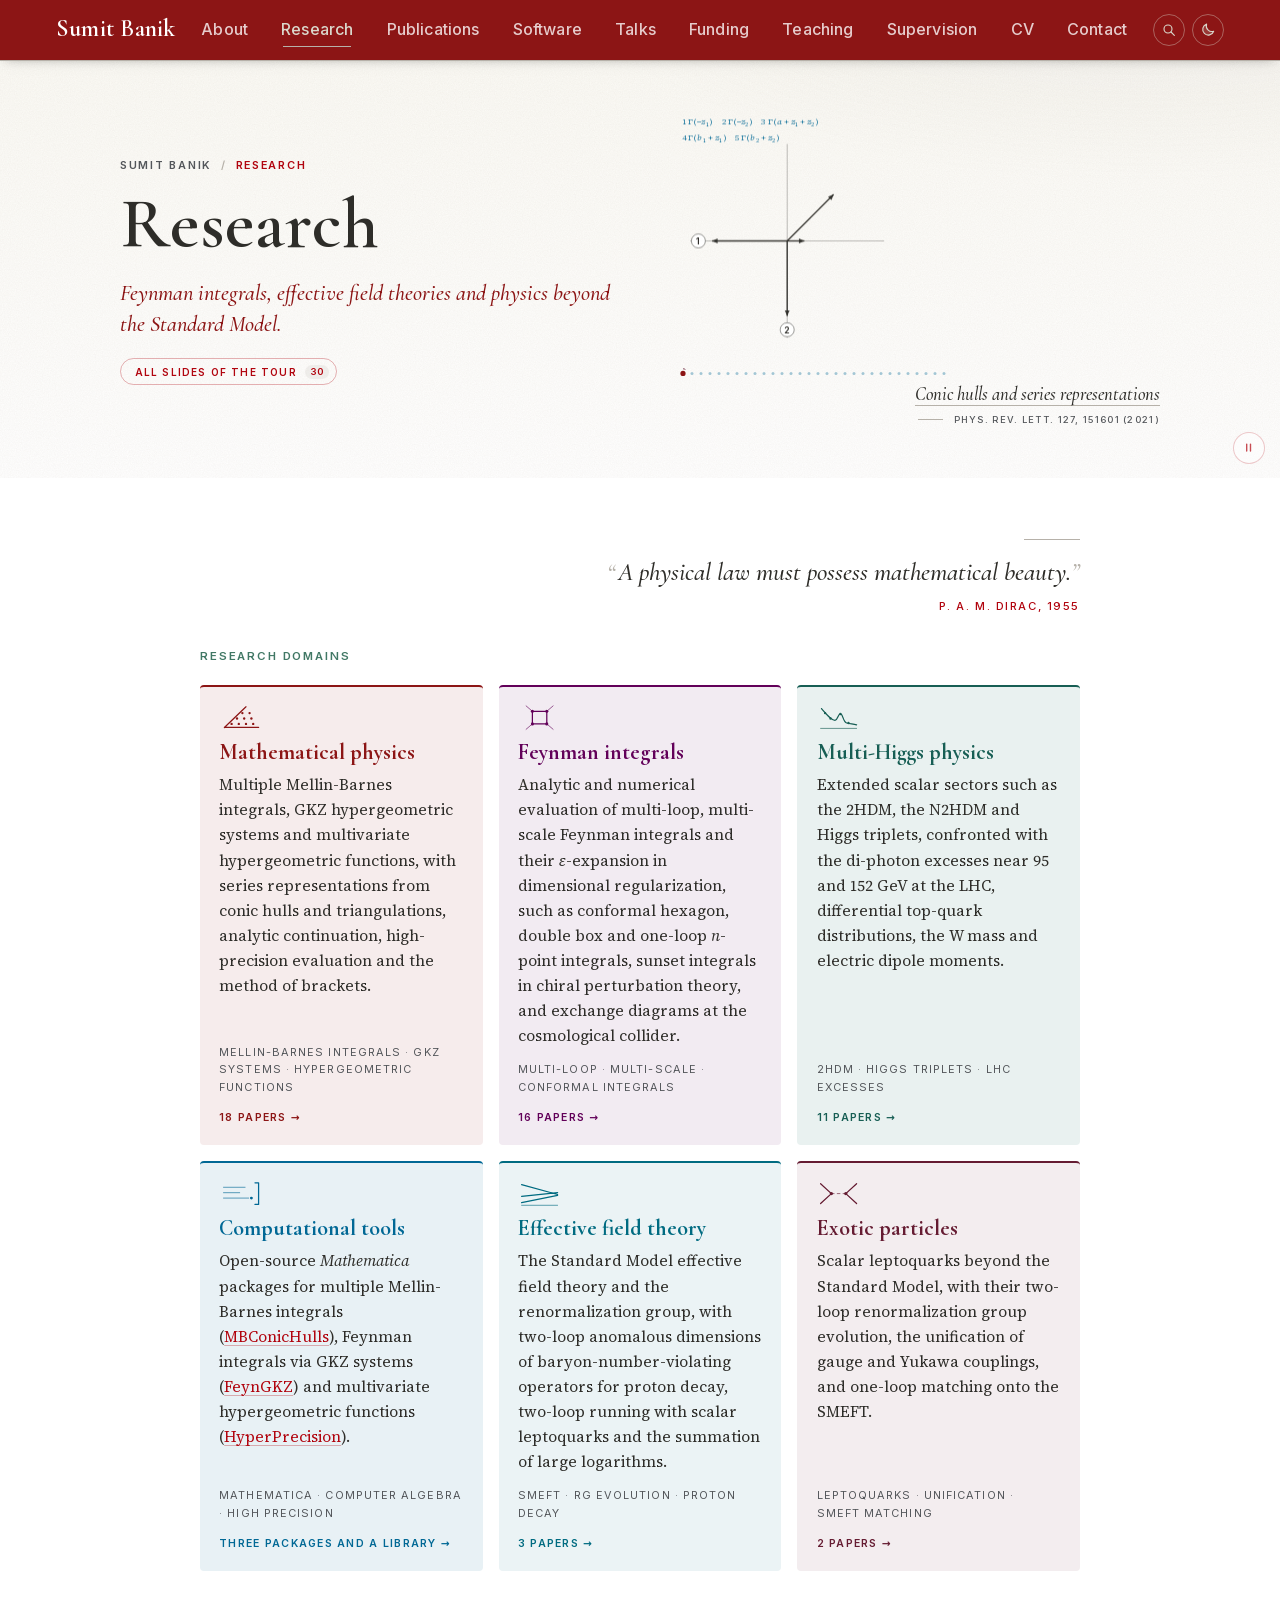
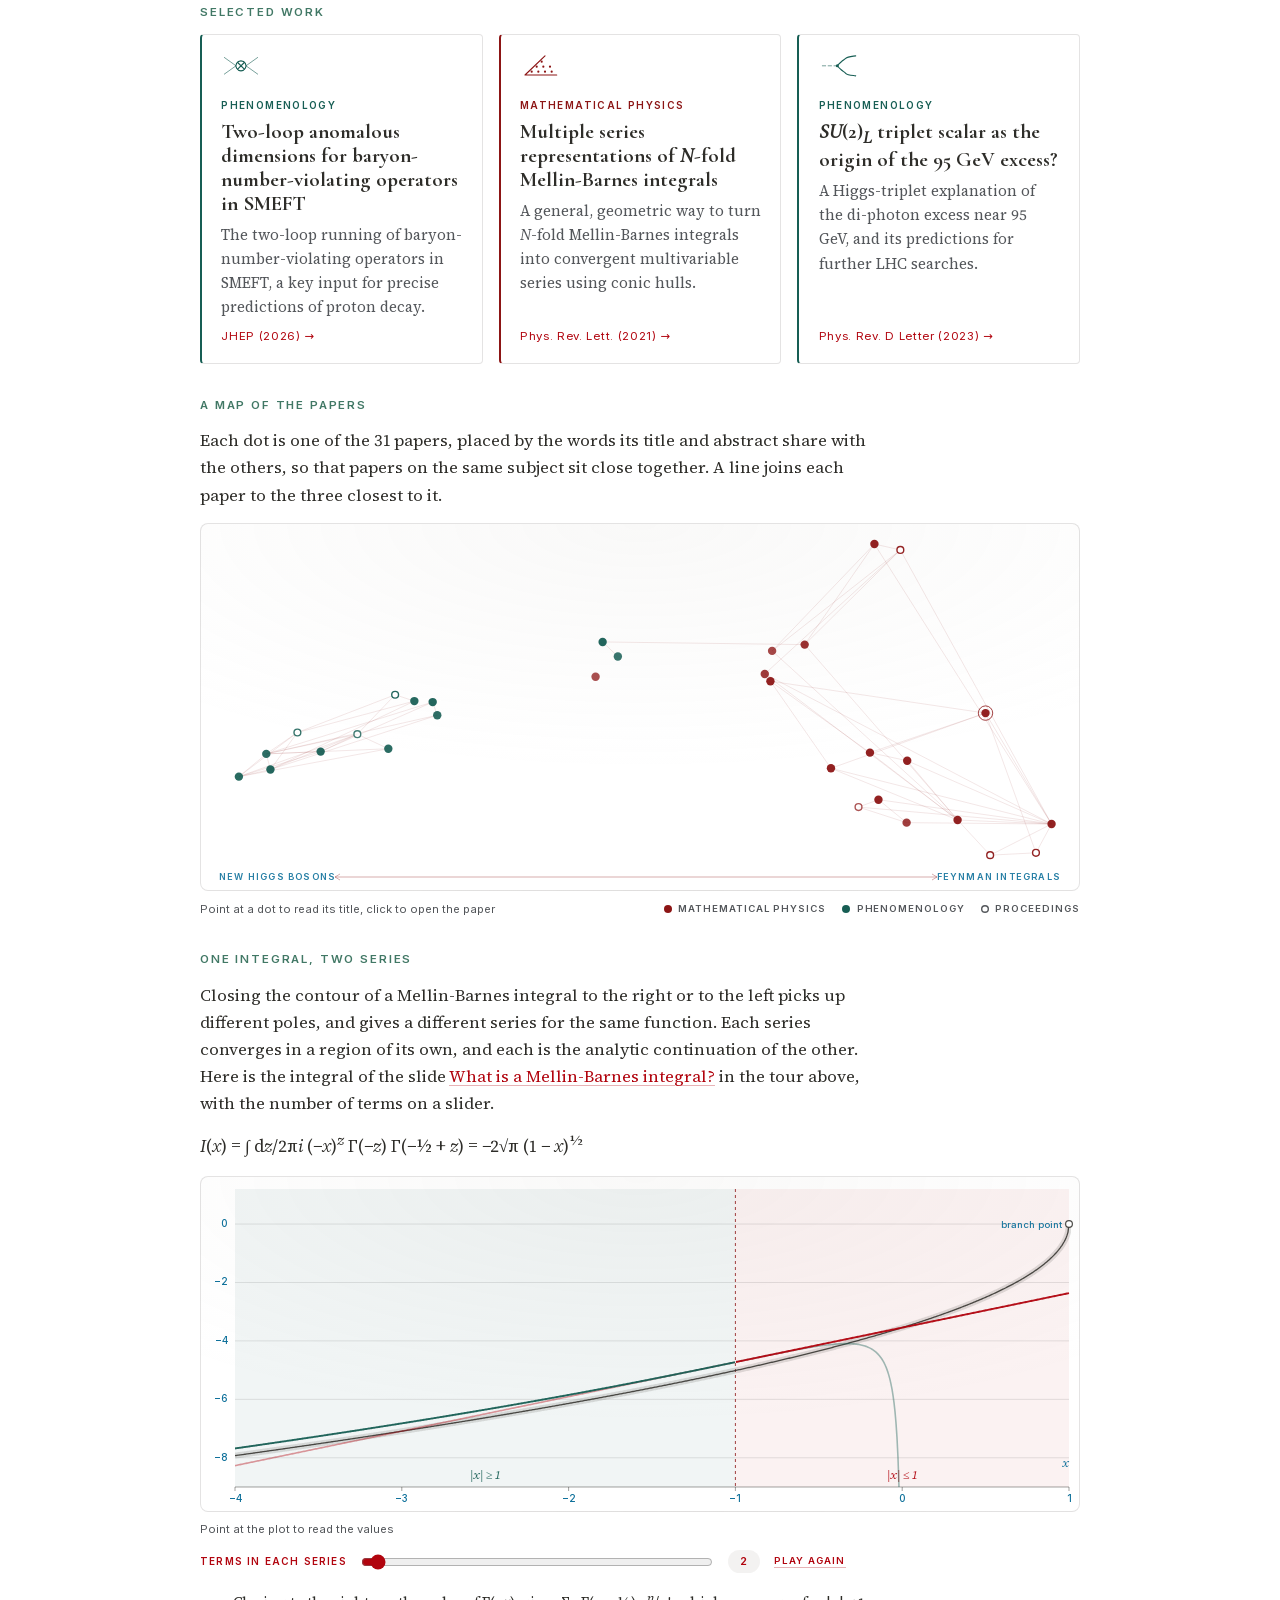
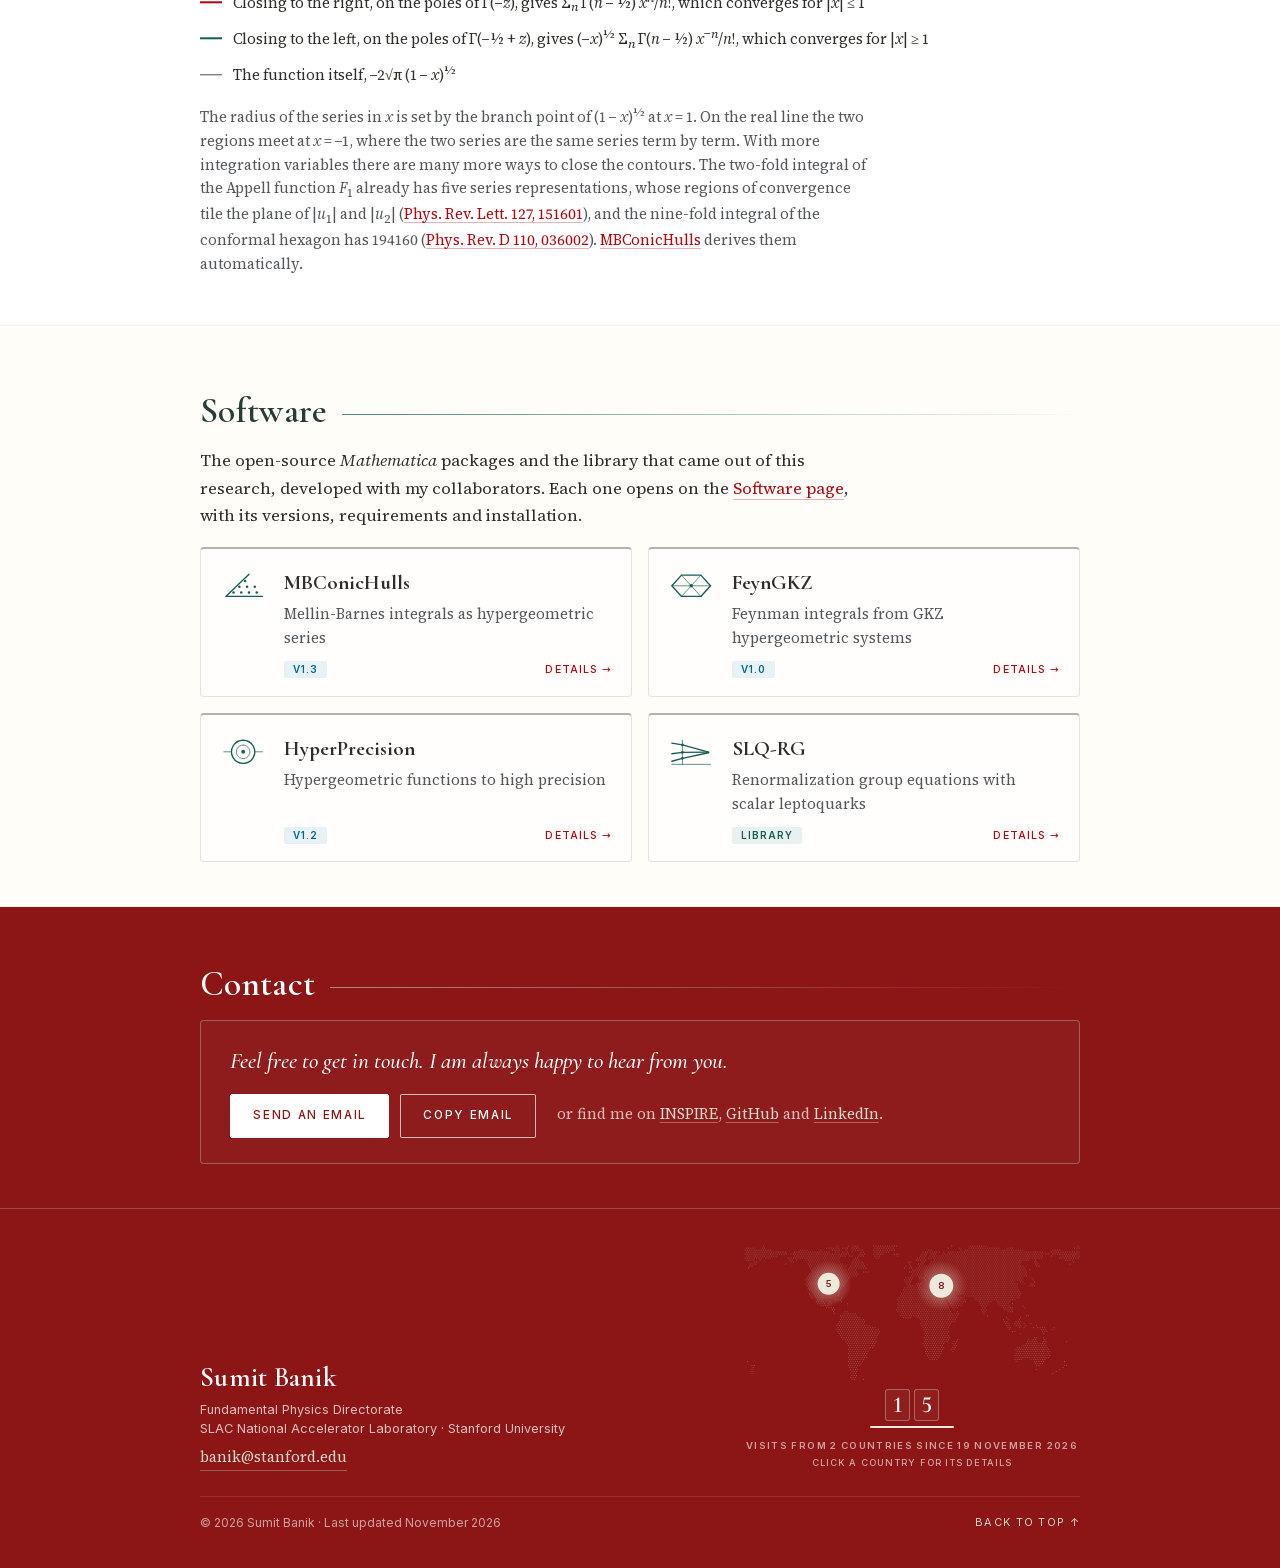
<file: research.html>
<!doctype html>
<html lang="en">
<head>
<meta charset="utf-8">
<meta name="viewport" content="width=device-width, initial-scale=1">
<title>Research | Sumit Banik</title>
<meta name="description" content="Research of Sumit Banik, theoretical particle physicist at SLAC and Stanford. Feynman integrals, effective field theories and physics beyond the Standard Model.">
<meta name="author" content="Sumit Banik">
<link rel="canonical" href="https://sumitbanikgit.github.io/research.html">
<meta name="color-scheme" content="light">
<meta name="theme-color" content="#8c1515">
<meta name="google-site-verification" content="J_Jvw2FJX-3FkRbdrWuaTEjCMIrBDiNggvvBCp2Pl-k">
<meta property="og:type" content="profile">
<meta property="og:title" content="Research | Sumit Banik">
<meta property="og:description" content="Research of Sumit Banik, theoretical particle physicist at SLAC and Stanford. Feynman integrals, effective field theories and physics beyond the Standard Model.">
<meta property="og:url" content="https://sumitbanikgit.github.io/research.html">
<meta property="og:image" content="https://sumitbanikgit.github.io/assets/card.png">
<meta property="og:image:width" content="1200">
<meta property="og:image:height" content="630">
<meta property="og:image:alt" content="Sumit Banik, Postdoctoral Researcher, Fundamental Physics Directorate, SLAC National Accelerator Laboratory and Stanford University">
<meta name="twitter:card" content="summary_large_image">
<link rel="icon" href="favicon.ico?v=6ac7440e" sizes="32x32">
<link rel="icon" href="assets/favicon.svg?v=6ac7440e" type="image/svg+xml">
<link rel="apple-touch-icon" href="assets/apple-touch-icon.png?v=6ac7440e">
<link rel="preload" href="assets/fonts/cormorant-garamond-normal-latin.woff2" as="font" type="font/woff2" crossorigin>
<link rel="preload" href="assets/fonts/source-serif-4-normal-latin.woff2" as="font" type="font/woff2" crossorigin>
<link rel="preload" href="assets/fonts/inter-normal-latin.woff2" as="font" type="font/woff2" crossorigin>
<link rel="stylesheet" href="assets/fonts/fonts.css?v=6ac7587c">
<link rel="stylesheet" href="assets/style.css?v=6aff3965">
<script>document.documentElement.classList.add("js");try{if(!sessionStorage.getItem("sb-intro")&&!matchMedia("(prefers-reduced-motion: reduce)").matches){document.documentElement.classList.add("intro-on");sessionStorage.setItem("sb-intro","1")}}catch(e){}try{if(localStorage.getItem("sb-still")==="1")document.documentElement.classList.add("still")}catch(e){}try{var t=localStorage.getItem("sb-theme");if(t==="dark"||(!t&&matchMedia("(prefers-color-scheme: dark)").matches))document.documentElement.setAttribute("data-theme","dark")}catch(e){}</script>
</head>
<body id="top" class="page-research">
<div class="intro" aria-hidden="true"><svg viewBox="-100 -60 200 120" preserveAspectRatio="xMidYMid slice"><g class="det"><circle class="ly" cx="0" cy="0" r="9" style="--d:0.12s"/><circle class="ly" cx="0" cy="0" r="21" style="--d:0.20s"/><circle class="ly" cx="0" cy="0" r="34" style="--d:0.28s"/><circle class="ly" cx="0" cy="0" r="52" style="--d:0.36s"/></g><g class="trs"><path class="tr" pathLength="1" style="--d:0.660s;--t:0.62s" d="M0 0A39.4 39.4 0 0 0 37.9 -38.8"/><path class="tr" pathLength="1" style="--d:0.674s;--t:0.62s" d="M0 0A27.3 27.3 0 0 0 34.0 -31.9"/><path class="tr" pathLength="1" style="--d:0.688s;--t:0.62s" d="M0 0A58.2 58.2 0 0 0 89.3 -26.0"/><path class="tr" pathLength="1" style="--d:0.702s;--t:0.62s" d="M0 0A27.6 27.6 0 0 0 46.7 3.4"/><path class="tr" pathLength="1" style="--d:0.716s;--t:0.62s" d="M0 0A29.5 29.5 0 0 0 43.9 23.4"/><path class="tr" pathLength="1" style="--d:0.730s;--t:0.62s" d="M0 0A114.7 114.7 0 0 0 8.0 67.0"/><path class="tr" pathLength="1" style="--d:0.744s;--t:0.62s" d="M0 0A36.2 36.2 0 0 1 -32.6 11.3"/><path class="tr" pathLength="1" style="--d:0.758s;--t:0.62s" d="M0 0A55.8 55.8 0 0 1 -43.0 8.5"/><path class="tr hard" pathLength="1" style="--d:0.772s;--t:0.42s" d="M0 0A212.5 212.5 0 0 1 -51.1 4.2"/><path class="tr" pathLength="1" style="--d:0.786s;--t:0.62s" d="M0 0A101.5 101.5 0 0 1 -45.5 -21.9"/><path class="tr hard" pathLength="1" style="--d:0.800s;--t:0.42s" d="M0 0A219.4 219.4 0 0 1 -50.5 -34.9"/><path class="tr" pathLength="1" style="--d:0.814s;--t:0.62s" d="M0 0A35.7 35.7 0 0 1 46.2 -52.2"/><path class="tr hard" pathLength="1" style="--d:0.828s;--t:0.42s" d="M0 0A292.0 292.0 0 0 0 -23.4 -53.9"/><path class="tr" pathLength="1" style="--d:0.842s;--t:0.62s" d="M0 0A28.7 28.7 0 0 1 52.9 -13.5"/><path class="tr" pathLength="1" style="--d:0.856s;--t:0.62s" d="M0 0A158.8 158.8 0 0 1 65.4 -60.2"/><path class="tr hard" pathLength="1" style="--d:0.870s;--t:0.42s" d="M0 0A203.9 203.9 0 0 0 32.3 -45.6"/><path class="tr" pathLength="1" style="--d:0.884s;--t:0.62s" d="M0 0A40.2 40.2 0 0 0 4.4 -71.3"/><path class="tr nu" pathLength="1" style="--d:0.70s;--t:.5s" d="M0 0L59.1 74.4"/><path class="tr nu" pathLength="1" style="--d:0.73s;--t:.5s" d="M0 0L-69.0 -65.3"/></g><circle class="flash" cx="0" cy="0" r="6"/></svg><div class="pr l"><svg viewBox="-10 -10 20 20"><circle class="pr-body" r="9"/><g class="qs"><circle class="q" cx="0.00" cy="-4.30" r="1.9"/><circle class="q" cx="3.72" cy="2.15" r="1.9"/><circle class="q d" cx="-3.72" cy="2.15" r="1.9"/></g></svg></div><div class="pr r"><svg viewBox="-10 -10 20 20"><circle class="pr-body" r="9"/><g class="qs"><circle class="q" cx="-0.00" cy="-4.30" r="1.9"/><circle class="q" cx="-3.72" cy="2.15" r="1.9"/><circle class="q d" cx="3.72" cy="2.15" r="1.9"/></g></svg></div></div>
<a class="skip" href="#main">Skip to content</a>

<div class="navbar">
  <div class="wrap nav-inner">
    <a class="brand" href="index.html">Sumit Banik</a>
    <nav aria-label="Pages"><div class="nav-item"><a href="index.html#about">About</a><div class="nav-drop"><a href="index.html#about"><span class="nd-t">About me</span></a><a href="index.html#recent-news"><span class="nd-t">Recent news</span></a><a href="index.html#academic-journey"><span class="nd-t">Academic journey</span><span class="nd-n">Kolkata to San Francisco</span></a><a href="index.html#explore"><span class="nd-t">Explore the site</span></a></div></div><div class="nav-item"><a href="research.html" class="here" aria-current="page">Research</a><div class="nav-drop"><a class="nd-page" href="research.html">Research page <span aria-hidden="true">→</span></a><a href="#top"><span class="nd-t">A tour of my papers</span><span class="nd-n">30 animated slides</span></a><a href="#research-domains"><span class="nd-t">Research domains</span></a><a href="#selected-work"><span class="nd-t">Selected work</span></a><a href="#a-map-of-the-papers"><span class="nd-t">A map of the papers</span><span class="nd-n">Placed by what they are about</span></a><a href="#one-integral-two-series"><span class="nd-t">One integral, two series</span><span class="nd-n">Two series on a slider</span></a></div></div><div class="nav-item"><a href="publications.html">Publications</a><div class="nav-drop"><a class="nd-page" href="publications.html">Publications page <span aria-hidden="true">→</span></a><a href="publications.html#preprints"><span class="nd-t">Preprints</span><span class="nd-n">One paper</span></a><a href="publications.html#journal-articles"><span class="nd-t">Journal articles</span><span class="nd-n">22 papers</span></a><a href="publications.html#conference-proceedings"><span class="nd-t">Conference proceedings</span><span class="nd-n">7 contributions</span></a><a href="publications.html#thesis"><span class="nd-t">PhD thesis</span><span class="nd-n">IISc, 2022</span></a></div></div><div class="nav-item"><a href="software.html">Software</a><div class="nav-drop"><a class="nd-page" href="software.html">Software page <span aria-hidden="true">→</span></a><a href="software.html#mbconichulls"><span class="nd-t">MBConicHulls</span><span class="nd-n">Mellin-Barnes integrals as hypergeometric series</span></a><a href="software.html#feyngkz"><span class="nd-t">FeynGKZ</span><span class="nd-n">Feynman integrals from GKZ hypergeometric systems</span></a><a href="software.html#hyperprecision"><span class="nd-t">HyperPrecision</span><span class="nd-n">Hypergeometric functions to high precision</span></a><a href="software.html#slq-rg"><span class="nd-t">SLQ-RG</span><span class="nd-n">Two-loop RG equations of the SM with five scalar leptoquarks</span></a></div></div><div class="nav-item"><a href="talks.html">Talks</a><div class="nav-drop"><a class="nd-page" href="talks.html">Talks page <span aria-hidden="true">→</span></a><a href="talks.html#talks"><span class="nd-t">Recent talks</span><span class="nd-n">The latest 6</span></a><a href="talks.html#earlier-talks"><span class="nd-t">Earlier talks</span><span class="nd-n">25 more since 2020</span></a></div></div><div class="nav-item"><a href="funding.html">Funding</a><div class="nav-drop"><a class="nd-page" href="funding.html">Funding page <span aria-hidden="true">→</span></a><a href="funding.html#postdoctoral-fellowships-and-grants"><span class="nd-t">Postdoctoral fellowships and grants</span></a><a href="funding.html#doctoral-and-masters-fellowships"><span class="nd-t">Doctoral and master’s fellowships</span></a></div></div><div class="nav-item"><a href="teaching.html">Teaching</a><div class="nav-drop"><a class="nd-page" href="teaching.html">Teaching page <span aria-hidden="true">→</span></a><a href="teaching.html#proseminar-theoretische-physik"><span class="nd-t">Proseminar Theoretische Physik</span><span class="nd-n">Universität Zürich, 2025</span></a><a href="teaching.html#flavour-physics"><span class="nd-t">Flavour Physics</span><span class="nd-n">Universität Zürich, 2024</span></a><a href="teaching.html#quantum-field-theory-i"><span class="nd-t">Quantum Field Theory I</span><span class="nd-n">ETH Zürich, 2023</span></a><a href="teaching.html#introductory-physics-ii"><span class="nd-t">Introductory Physics II</span><span class="nd-n">Indian Institute of Science, 2020</span></a></div></div><div class="nav-item"><a href="supervision.html">Supervision</a><div class="nav-drop"><a class="nd-page" href="supervision.html">Supervision page <span aria-hidden="true">→</span></a><a href="supervision.html#corentin-eggenspieler"><span class="nd-t">Corentin Eggenspieler</span><span class="nd-n">Master’s student, 2025</span></a><a href="supervision.html#banurega-shanmuganathan"><span class="nd-t">Banurega Shanmuganathan</span><span class="nd-n">Bachelor’s student, 2024</span></a><a href="supervision.html#mathieu-ferey"><span class="nd-t">Mathieu Ferey</span><span class="nd-n">Master’s student, 2022</span></a></div></div><div class="nav-item"><a href="cv.html">CV</a><div class="nav-drop"><a class="nd-page" href="cv.html">CV page <span aria-hidden="true">→</span></a><a href="cv.html#positions"><span class="nd-t">Positions</span></a><a href="cv.html#education"><span class="nd-t">Education</span></a><a href="cv.html#fellowships-and-grants"><span class="nd-t">Fellowships and grants</span></a><a href="cv.html#research-interests"><span class="nd-t">Research interests</span></a><a href="cv.html#computing"><span class="nd-t">Computing</span></a><a href="cv.html#refereeing"><span class="nd-t">Refereeing</span></a><a href="assets/cv/Sumit_Banik_CV.pdf"><span class="nd-t">Download the CV (PDF)</span></a></div></div><div class="nav-item"><a href="contact.html">Contact</a><div class="nav-drop"><a class="nd-page" href="contact.html">Contact page <span aria-hidden="true">→</span></a><a href="mailto:banik@stanford.edu"><span class="nd-t">Write to me</span><span class="nd-n">banik@stanford.edu</span></a><a href="contact.html#reach"><span class="nd-t">Address and profiles</span></a></div></div></nav>
    <div class="nav-tools"><button class="ss-btn" type="button" aria-label="Search the site" title="Search the site (press /)"><svg viewBox="0 0 24 24" aria-hidden="true"><circle cx="10.5" cy="10.5" r="6"/><path d="M15 15l5 5"/></svg></button><button class="theme-toggle" type="button" aria-pressed="false" aria-label="Dark mode" title="Switch to dark mode"><svg viewBox="0 0 24 24" aria-hidden="true"><g class="tt-sun"><circle cx="12" cy="12" r="4.2"/><path d="M12 2.6v2.1M12 19.3v2.1M2.6 12h2.1M19.3 12h2.1M5.4 5.4l1.5 1.5M17.1 17.1l1.5 1.5M5.4 18.6l1.5-1.5M17.1 6.9l1.5-1.5"/></g><path class="tt-moon" d="M19.5 14.6A8 8 0 0 1 9.4 4.5a8 8 0 1 0 10.1 10.1z"/></svg></button></div>
  </div>
</div>

<header class="masthead hero page-hero" data-scene="tour">
  <canvas class="field" aria-hidden="true"></canvas>
  <div class="wrap hero-inner">
   <div class="hero-text">
    <p class="crumb"><a href="index.html">Sumit Banik</a><span aria-hidden="true">/</span>Research</p>
    <h1 class="page-title" aria-label="Research"><span class="w" aria-hidden="true"><span class="ch" style="--i:0">R</span><span class="ch" style="--i:1">e</span><span class="ch" style="--i:2">s</span><span class="ch" style="--i:3">e</span><span class="ch" style="--i:4">a</span><span class="ch" style="--i:5">r</span><span class="ch" style="--i:6">c</span><span class="ch" style="--i:7">h</span></span></h1>
    <p class="page-sub">Feynman integrals, effective field theories and physics beyond the Standard Model.</p>
    <button class="tour-all" type="button" aria-haspopup="dialog">All slides of the tour<span class="ca-n">30</span></button>
    <dialog class="ss tour-list" aria-labelledby="tl-title"><div class="ss-box"><div class="ss-head"><span class="kh-title" id="tl-title">The tour, slide by slide</span><button class="ss-close tl-close" type="button" aria-label="Close">Esc</button></div><ol class="tour-index"></ol></div></dialog>
   </div>
   <div class="hero-stage" aria-hidden="true">
    <script type="application/json" class="scene-data">{"refs":{"2611.20356":{"r":"Preprint (2026)","u":"publications.html#arxiv-2611.20356"},"2512.19803":{"r":"Phys. Rev. D 114, 056004 (2026)","u":"publications.html#arxiv-2512.19803"},"2605.30216":{"r":"Comput. Phys. Commun. 328, 110328 (2026)","u":"publications.html#arxiv-2605.30216"},"2512.07727":{"r":"Eur. Phys. J. Spec. Top. 235, 1833 (2026)","u":"publications.html#arxiv-2512.07727"},"2510.08682":{"r":"JHEP 02 (2026) 017","u":"publications.html#arxiv-2510.08682"},"10.1140/epjs/s11734-025-02019-7":{"r":"Eur. Phys. J. Spec. Top. 234, 8005","u":"publications.html#inspire-3081108"},"2412.00523":{"r":"Phys. Rev. D 111, 075021 (2025)","u":"publications.html#arxiv-2412.00523"},"2404.14492":{"r":"Chin. Phys. C 49, 053107 (2025)","u":"publications.html#arxiv-2404.14492"},"2411.18618":{"r":"JHEP 04 (2025) 003","u":"publications.html#arxiv-2411.18618"},"2402.00101":{"r":"Phys. Lett. B 862, 139298 (2025)","u":"publications.html#arxiv-2402.00101"},"2308.07953":{"r":"JHEP 01 (2025) 155","u":"publications.html#arxiv-2308.07953"},"2407.06267":{"r":"JHEP 10 (2024) 203","u":"publications.html#arxiv-2407.06267"},"2309.00409":{"r":"Phys. Rev. D 110, 036002 (2024)","u":"publications.html#arxiv-2309.00409"},"2307.06800":{"r":"JHEP 11 (2023) 121","u":"publications.html#arxiv-2307.06800"},"2306.15722":{"r":"Phys. Rev. D 108, L091704 (2023)","u":"publications.html#arxiv-2306.15722"},"2303.11351":{"r":"Phys. Rev. D 108, 075011 (2023)","u":"publications.html#arxiv-2303.11351"},"2212.11839":{"r":"Phys. Rev. D 107, 016007 (2023)","u":"publications.html#arxiv-2212.11839"},"2211.01285":{"r":"Comput. Phys. Commun. 287, 108699 (2023)","u":"publications.html#arxiv-2211.01285"},"2112.09679":{"r":"Phys. Rev. D 108, 085001 (2023)","u":"publications.html#arxiv-2112.09679"},"2012.15108":{"r":"Phys. Rev. Lett. 127, 151601 (2021)","u":"publications.html#arxiv-2012.15108"},"2012.15646":{"r":"Phys. Rev. D 103, 096008 (2021)","u":"publications.html#arxiv-2012.15646"},"2007.08360":{"r":"Phys. Rev. D 102, 091901 (2020)","u":"publications.html#arxiv-2007.08360"},"1909.00962":{"r":"Scientia 29, 45 (2019)","u":"publications.html#arxiv-1909.00962"},"10.5506/APhysPolBSupp.19.2-A8":{"r":"Acta Phys. Pol. B Proc. Suppl. 19, 2-A8 (2026)","u":"publications.html#inspire-3153391"},"2605.04233":{"r":"PoS CORFU2025, 064","u":"publications.html#arxiv-2605.04233"},"10.22323/1.469.0125":{"r":"PoS DIS2024, 125","u":"publications.html#inspire-2865718"},"2407.20120":{"r":"PoS LL2024, 039","u":"publications.html#arxiv-2407.20120"},"10.1007/978-981-97-0289-3_26":{"r":"Springer Proc. Phys. 304, 124 (2024)","u":"publications.html#inspire-2809580"},"2402.04174":{"r":"Acta Phys. Pol. B Proc. Suppl. 17, 2-A12 (2024)","u":"publications.html#arxiv-2402.04174"},"2312.01458":{"r":"TOP 2023 proceedings","u":"publications.html#arxiv-2312.01458"},"inspire:2614373":{"r":"PhD thesis, Indian Institute of Science, Bengaluru (2022)","u":"publications.html#inspire-2614373"}},"hp":{"exact":"0.28768207245178092743921900599382","runs":[[4,"0.29507154221744762658475605990913"],[6,"0.28926580719218243744387087161809"],[8,"0.28809508305291507745795465281501"],[10,"0.28780109708647303557797740737023"],[12,"0.28771820006115442690146473715878"],[15,"0.28767571799893778406826704305854"],[18,"0.28768323632499190972732180357527"],[22,"0.28768219775381456093426512859274"],[26,"0.28768208634103318375987739909178"],[30,"0.28768207402427132714567433761133"],[35,"0.28768207234619082704694235952059"],[40,"0.28768207245900562895024734103272"],[46,"0.28768207245207554621670573781820"],[52,"0.28768207245179313545306470095563"],[60,"0.28768207245178110587170305621331"],[70,"0.28768207245178092836751321650797"],[80,"0.28768207245178092744414443570906"],[90,"0.28768207245178092743924553793189"],[100,"0.28768207245178092743921915063674"],[110,"0.28768207245178092743921900679007"],[120,"0.28768207245178092743921900599824"],[130,"0.28768207245178092743921900599385"]]}}</script>
    <div class="scene-meta"><p class="scene-cap">A tour of my papers</p><p class="scene-hint">Click or use the arrow keys for the next paper</p></div>
   </div>
  </div>
<button class="motion-toggle" type="button" aria-pressed="false" aria-label="Pause the animations" title="Pause the animations on every page"><svg viewBox="0 0 24 24" aria-hidden="true"><path class="mt-pause" d="M9 6.5v11M15 6.5v11"/><path class="mt-play" d="M8.5 6.2v11.6l9.4-5.8z"/></svg></button>
</header>
<main id="main" class="wrap">

<section class="chapter" id="research">
<figure class="epigraph">
  <blockquote><p>A physical law must possess mathematical beauty.</p></blockquote>
  <figcaption>P. A. M. Dirac, 1955</figcaption>
</figure>
<h3 class="sect" id="research-domains" aria-level="2">Research domains<a class="sec-link" href="#research-domains" aria-hidden="true" tabindex="-1"><svg viewBox="0 0 24 24"><path d="M10 14a4 4 0 0 0 5.66 0l3-3a4 4 0 0 0-5.66-5.66l-1.1 1.1"/><path d="M14 10a4 4 0 0 0-5.66 0l-3 3a4 4 0 0 0 5.66 5.66l1.1-1.1"/></svg></a></h3>
<div class="themes six">
<div class="theme d1"><svg class="th-icon" viewBox="0 0 48 30" aria-hidden="true"><path pathLength="1" d="M6 26H44M6 26L30 3"/><circle cx="14" cy="22" r="1.3" style="--k:0"/><circle cx="22" cy="22" r="1.3" style="--k:1"/><circle cx="30" cy="22" r="1.3" style="--k:4"/><circle cx="38" cy="22" r="1.3" style="--k:7"/><circle cx="20" cy="16" r="1.3" style="--k:2"/><circle cx="28" cy="16" r="1.3" style="--k:3"/><circle cx="36" cy="16" r="1.3" style="--k:6"/><circle cx="26" cy="10" r="1.3" style="--k:5"/><circle cx="34" cy="10" r="1.3" style="--k:8"/></svg><h4 aria-level="3">Mathematical physics</h4><p>Multiple Mellin-Barnes integrals, GKZ hypergeometric systems and multivariate hypergeometric functions, with series representations from conic hulls and triangulations, analytic continuation, high-precision evaluation and the method of brackets.</p><div class="keys">Mellin-Barnes integrals · GKZ systems · Hypergeometric functions</div><a class="th-go" href="publications.html?domain=mathematical-physics#publications" aria-label="Mathematical physics, 18 papers">18 papers <span aria-hidden="true">→</span></a></div>
<div class="theme d2"><svg class="th-icon" viewBox="0 0 48 30" aria-hidden="true"><path pathLength="1" d="M16 8H32V22H16Z"/><path class="thin" pathLength="1" d="M16 8L9 2M32 8L39 2M16 22L9 28M32 22L39 28"/><circle cx="16" cy="8" r="1.7"/><circle cx="32" cy="8" r="1.7"/><circle cx="16" cy="22" r="1.7"/><circle cx="32" cy="22" r="1.7"/><circle class="run" cx="16" cy="8" r="1.5"/></svg><h4 aria-level="3">Feynman integrals</h4><p>Analytic and numerical evaluation of multi-loop, multi-scale Feynman integrals and their <i>ε</i>-expansion in dimensional regularization, such as conformal hexagon, double box and one-loop <i>n</i>-point integrals, sunset integrals in chiral perturbation theory, and exchange diagrams at the cosmological collider.</p><div class="keys">Multi-loop · Multi-scale · Conformal integrals</div><a class="th-go" href="publications.html?domain=feynman-integrals#publications" aria-label="Feynman integrals, 16 papers">16 papers <span aria-hidden="true">→</span></a></div>
<div class="theme d3"><svg class="th-icon" viewBox="0 0 48 30" aria-hidden="true"><rect class="win" x="22.5" y="4" width="7" height="23" rx="1"/><path class="thin" pathLength="1" d="M4 27H44"/><path pathLength="1" d="M5 5C12 13 16 18 20 18C23 18 23 11 26 11C29 11 29 20 33 21C37 22 40 22 44 23"/><circle cx="9" cy="10" r="1.3"/><circle cx="15" cy="16" r="1.3"/><circle cx="26" cy="11" r="1.3"/><circle cx="35" cy="21" r="1.3"/></svg><h4 aria-level="3">Multi-Higgs physics</h4><p>Extended scalar sectors such as the 2HDM, the N2HDM and Higgs triplets, confronted with the di-photon excesses near 95 and 152 GeV at the LHC, differential top-quark distributions, the W mass and electric dipole moments.</p><div class="keys">2HDM · Higgs triplets · LHC excesses</div><a class="th-go" href="publications.html?domain=multi-higgs-physics#publications" aria-label="Multi-Higgs physics, 11 papers">11 papers <span aria-hidden="true">→</span></a></div>
<div class="theme d4"><svg class="th-icon" viewBox="0 0 48 30" aria-hidden="true"><path pathLength="1" d="M40 3H44V27H40"/><path class="thin" pathLength="1" d="M5 8H29M5 14H23M5 20H33"/><circle class="cur" cx="36" cy="20" r="1.6"/></svg><h4 aria-level="3">Computational tools</h4><p>Open-source <i>Mathematica</i> packages for multiple Mellin-Barnes integrals (<a href="software.html#mbconichulls">MBConicHulls</a>), Feynman integrals via GKZ systems (<a href="software.html#feyngkz">FeynGKZ</a>) and multivariate hypergeometric functions (<a href="software.html#hyperprecision">HyperPrecision</a>).</p><div class="keys">Mathematica · Computer algebra · High precision</div><a class="th-go" href="software.html" aria-label="Computational tools, Three packages and a library">Three packages and a library <span aria-hidden="true">→</span></a></div>
<div class="theme d5"><svg class="th-icon" viewBox="0 0 48 30" aria-hidden="true"><path class="thin" pathLength="1" d="M4 28H44"/><path pathLength="1" d="M4 5L44 16M4 18L44 14M4 25L44 17"/><circle class="run" cx="4" cy="5" r="1.3" style="--dx:40px;--dy:11px"/><circle class="run" cx="4" cy="18" r="1.3" style="--dx:40px;--dy:-4px"/><circle class="run" cx="4" cy="25" r="1.3" style="--dx:40px;--dy:-8px"/></svg><h4 aria-level="3">Effective field theory</h4><p>The Standard Model effective field theory and the renormalization group, with two-loop anomalous dimensions of baryon-number-violating operators for proton decay, two-loop running with scalar leptoquarks and the summation of large logarithms.</p><div class="keys">SMEFT · RG evolution · Proton decay</div><a class="th-go" href="publications.html?domain=effective-field-theory#publications" aria-label="Effective field theory, 3 papers">3 papers <span aria-hidden="true">→</span></a></div>
<div class="theme d6"><svg class="th-icon" viewBox="0 0 48 30" aria-hidden="true"><path pathLength="1" d="M4 4L16 15L4 26M44 4L32 15L44 26"/><path class="thin" pathLength="1" d="M16 15H19M22.5 15H25.5M29 15H32"/><circle cx="16" cy="15" r="1.8"/><circle cx="32" cy="15" r="1.8"/><circle class="run" cx="16" cy="15" r="1.5"/></svg><h4 aria-level="3">Exotic particles</h4><p>Scalar leptoquarks beyond the Standard Model, with their two-loop renormalization group evolution, the unification of gauge and Yukawa couplings, and one-loop matching onto the SMEFT.</p><div class="keys">Leptoquarks · Unification · SMEFT matching</div><a class="th-go" href="publications.html?domain=exotic-particles#publications" aria-label="Exotic particles, 2 papers">2 papers <span aria-hidden="true">→</span></a></div>
</div>
<h3 class="sect" id="selected-work" aria-level="2">Selected work<a class="sec-link" href="#selected-work" aria-hidden="true" tabindex="-1"><svg viewBox="0 0 24 24"><path d="M10 14a4 4 0 0 0 5.66 0l3-3a4 4 0 0 0-5.66-5.66l-1.1 1.1"/><path d="M14 10a4 4 0 0 0-5.66 0l-3 3a4 4 0 0 0 5.66 5.66l1.1-1.1"/></svg></a></h3>
<div class="picks">
<a class="pick pheno" href="publications.html#arxiv-2510.08682"><svg class="ix" viewBox="0 0 48 30" aria-hidden="true"><path class="thin" pathLength="1" d="M4 5L18 15L4 25M44 5L30 15L44 25"/><path pathLength="1" d="M24 9A6 6 0 1 1 23.9 9Z"/><path pathLength="1" d="M20 11L28 19M20 19L28 11"/></svg><span class="kicker">Phenomenology</span><span class="pick-title">Two-loop anomalous dimensions for baryon-number-violating operators in SMEFT</span><span class="pick-text">The two-loop running of baryon-number-violating operators in SMEFT, a key input for precise predictions of proton decay.</span><span class="pick-ref">JHEP (2026) <span aria-hidden="true">→</span></span></a>
<a class="pick fi" href="publications.html#arxiv-2012.15108"><svg class="ix" viewBox="0 0 48 30" aria-hidden="true"><path pathLength="1" d="M6 26H44M6 26L30 3"/><circle cx="14" cy="22" r="1.3" style="--k:0"/><circle cx="22" cy="22" r="1.3" style="--k:1"/><circle cx="30" cy="22" r="1.3" style="--k:4"/><circle cx="38" cy="22" r="1.3" style="--k:7"/><circle cx="20" cy="16" r="1.3" style="--k:2"/><circle cx="28" cy="16" r="1.3" style="--k:3"/><circle cx="36" cy="16" r="1.3" style="--k:6"/><circle cx="26" cy="10" r="1.3" style="--k:5"/></svg><span class="kicker">Mathematical physics</span><span class="pick-title">Multiple series representations of <i>N</i>-fold Mellin-Barnes integrals</span><span class="pick-text">A general, geometric way to turn <i>N</i>-fold Mellin-Barnes integrals into convergent multivariable series using conic hulls.</span><span class="pick-ref">Phys. Rev. Lett. (2021) <span aria-hidden="true">→</span></span></a>
<a class="pick pheno" href="publications.html#arxiv-2306.15722"><svg class="ix" viewBox="0 0 48 30" aria-hidden="true"><path class="thin" pathLength="1" d="M4 15H8M11 15H15M18 15H22"/><path class="flow" pathLength="1" style="--da:0.0498;--dg:0.0421;--dp:0.0919" d="M22 15C24 12 25 12 27 10S30 8 32 6S36 4 44 3M22 15C24 18 25 18 27 20S30 22 32 24S36 26 44 27"/><circle cx="22" cy="15" r="1.8"/></svg><span class="kicker">Phenomenology</span><span class="pick-title"><i>SU</i>(2)<sub><i>L</i></sub> triplet scalar as the origin of the 95 GeV excess?</span><span class="pick-text">A Higgs-triplet explanation of the di-photon excess near 95 GeV, and its predictions for further LHC searches.</span><span class="pick-ref">Phys. Rev. D Letter (2023) <span aria-hidden="true">→</span></span></a>
</div>
<h3 class="sect" id="a-map-of-the-papers" aria-level="2">A map of the papers<a class="sec-link" href="#a-map-of-the-papers" aria-hidden="true" tabindex="-1"><svg viewBox="0 0 24 24"><path d="M10 14a4 4 0 0 0 5.66 0l3-3a4 4 0 0 0-5.66-5.66l-1.1 1.1"/><path d="M14 10a4 4 0 0 0-5.66 0l-3 3a4 4 0 0 0 5.66 5.66l1.1-1.1"/></svg></a></h3>
<figure class="pmap" aria-labelledby="pmap-cap">
<p class="pmap-lede">Each dot is one of the 31 papers, placed by the words its title and abstract share with the others, so that papers on the same subject sit close together. A line joins each paper to the three closest to it.</p>
<div class="pmap-box"><canvas class="pmap-plot" role="img" aria-label="A map of the papers by subject, from the search for new Higgs bosons on the left to the mathematics of Feynman integrals on the right."></canvas></div>
<div class="pmap-foot"><p class="pmap-read" id="pmap-cap"></p><ul class="pmap-key" aria-hidden="true"><li class="k-fi">Mathematical physics</li><li class="k-ph">Phenomenology</li><li class="k-pr">Proceedings</li></ul></div>
<script type="application/json" class="pmap-data">[{"x":0.6606,"y":0.568,"t":"fi","k":"article","yr":2019,"n":"Quadratic and quartic integrals using the method of brackets","r":"Scientia 29, 45 (2019)","u":"publications.html#arxiv-1909.00962","e":[5,3,4]},{"x":0.8235,"y":0.3053,"t":"fi","k":"article","yr":2020,"n":"Double box and hexagon conformal Feynman integrals","r":"Phys. Rev. D 102, 091901 (2020)","u":"publications.html#arxiv-2007.08360","e":[3,2,12]},{"x":0.8845,"y":0.1154,"t":"fi","k":"article","yr":2021,"n":"Multiple series representations of <i>N<\/i>-fold Mellin-Barnes integrals","r":"Phys. Rev. Lett. 127, 151601 (2021)","u":"publications.html#arxiv-2012.15108","e":[3,12,1]},{"x":0.7784,"y":0.3313,"t":"fi","k":"article","yr":2021,"n":"Massive one-loop conformal Feynman integrals and quadratic transformations of multiple hypergeometric series","r":"Phys. Rev. D 103, 096008 (2021)","u":"publications.html#arxiv-2012.15646","e":[1,2,4]},{"x":0.9183,"y":0.458,"t":"fi","k":"thesis","yr":2022,"n":"On hypergeometric solutions of Feynman integrals using Mellin-Barnes integrals with applications","r":"PhD thesis, Indian Institute of Science, Bengaluru (2022)","u":"publications.html#inspire-2614373","e":[15,12,5]},{"x":0.7312,"y":0.2811,"t":"fi","k":"article","yr":2023,"n":"Method of brackets: revisiting a technique for calculating Feynman integrals and certain definite integrals","r":"Phys. Rev. D 108, 085001 (2023)","u":"publications.html#arxiv-2112.09679","e":[2,12,4]},{"x":0.7838,"y":1.0,"t":"fi","k":"article","yr":2023,"n":"FeynGKZ: a Mathematica package for solving Feynman integrals using GKZ hypergeometric systems","r":"Comput. Phys. Commun. 287, 108699 (2023)","u":"publications.html#arxiv-2211.01285","e":[16,22,12]},{"x":0.7887,"y":0.1805,"t":"fi","k":"article","yr":2023,"n":"Multiple Mellin-Barnes integrals with straight contours","r":"Phys. Rev. D 107, 016007 (2023)","u":"publications.html#arxiv-2212.11839","e":[26,12,30]},{"x":0.246,"y":0.4791,"t":"pheno","k":"article","yr":2023,"n":"Asymmetric di-Higgs signals of the next-to-minimal 2HDM with a <i>U<\/i>(1) symmetry","r":"Phys. Rev. D 108, 075011 (2023)","u":"publications.html#arxiv-2303.11351","e":[21,14,20]},{"x":0.0524,"y":0.277,"t":"pheno","k":"article","yr":2023,"n":"<i>SU<\/i>(2)<sub><i>L<\/i><\/sub> triplet scalar as the origin of the 95 GeV excess?","r":"Phys. Rev. D 108, L091704 (2023)","u":"publications.html#arxiv-2306.15722","e":[18,20,23]},{"x":0.4571,"y":0.6818,"t":"pheno","k":"article","yr":2023,"n":"Renormalization group evolution with scalar leptoquarks","r":"JHEP 11 (2023) 121","u":"publications.html#arxiv-2307.06800","e":[24,22]},{"x":0.2046,"y":0.515,"t":"pheno","k":"proceedings","yr":2023,"n":"Differential <i>eμbb<\/i> cross-sections and new Higgses at the electroweak scale","r":"TOP 2023 proceedings","u":"publications.html#arxiv-2312.01458","e":[17,23,27]},{"x":1.0,"y":0.1012,"t":"fi","k":"article","yr":2024,"n":"Multiple Mellin-Barnes integrals and triangulations of point configurations","r":"Phys. Rev. D 110, 036002 (2024)","u":"publications.html#arxiv-2309.00409","e":[13,15,2]},{"x":0.9263,"y":0.0,"t":"fi","k":"proceedings","yr":2024,"n":"Geometrical methods for the analytic evaluation of multiple Mellin-Barnes integrals","r":"Acta Phys. Pol. B Proc. Suppl. 17, 2-A12 (2024)","u":"publications.html#arxiv-2402.04174","e":[12,15,2]},{"x":0.1101,"y":0.3334,"t":"pheno","k":"article","yr":2024,"n":"Explanation of the excesses in associated di-photon production at 152 GeV in 2HDM","r":"JHEP 10 (2024) 203","u":"publications.html#arxiv-2407.06267","e":[18,20,27]},{"x":0.9852,"y":0.0045,"t":"fi","k":"proceedings","yr":2024,"n":"Analytic evaluation of multiple Mellin-Barnes integrals","r":"PoS LL2024, 039","u":"publications.html#arxiv-2407.20120","e":[13,12,4]},{"x":0.8205,"y":0.9894,"t":"fi","k":"proceedings","yr":2024,"n":"Automated evaluation of Feynman integrals using GKZ hypergeometric systems","r":"Springer Proc. Phys. 304, 124 (2024)","u":"publications.html#inspire-2809580","e":[6,12,22]},{"x":0.219,"y":0.4988,"t":"pheno","k":"article","yr":2025,"n":"Uncovering new Higgses in the LHC analyses of differential <i>t<\/i><span class=\"ov\"><i>t<\/i><\/span> cross sections","r":"JHEP 01 (2025) 155","u":"publications.html#arxiv-2308.07953","e":[11,23,9]},{"x":0.0,"y":0.2477,"t":"pheno","k":"article","yr":2025,"n":"Explaining the <i>γγ<\/i> + <i>X<\/i> excesses at ≈ 151.5 GeV via the Drell-Yan production of a Higgs triplet","r":"Phys. Lett. B 862, 139298 (2025)","u":"publications.html#arxiv-2402.00101","e":[9,20,19]},{"x":0.1837,"y":0.3387,"t":"pheno","k":"article","yr":2025,"n":"Growing evidence for a Higgs triplet","r":"Chin. Phys. C 49, 053107 (2025)","u":"publications.html#arxiv-2404.14492","e":[18,20,27]},{"x":0.0258,"y":0.32,"t":"pheno","k":"article","yr":2025,"n":"Anatomy of the real Higgs triplet model","r":"JHEP 04 (2025) 003","u":"publications.html#arxiv-2411.18618","e":[18,9,23]},{"x":0.2428,"y":0.4638,"t":"pheno","k":"article","yr":2025,"n":"Correlating <i>A<\/i> → <i>γγ<\/i> with electric dipole moments in the two Higgs doublet model in light of the diphoton excesses at 95 GeV and 152 GeV","r":"Phys. Rev. D 111, 075021 (2025)","u":"publications.html#arxiv-2412.00523","e":[9,20,8]},{"x":0.7113,"y":0.693,"t":"fi","k":"article","yr":2025,"n":"Some topics concerning the standard model, Feynman integrals and renormalization group methods: a review of some recent investigations and results","r":"Eur. Phys. J. Spec. Top. 234, 8005","u":"publications.html#inspire-3081108","e":[16,2,6]},{"x":0.0479,"y":0.3885,"t":"pheno","k":"proceedings","yr":2025,"n":"New Higgses at the electroweak scale and differential <i>t<\/i><span class=\"ov\"><i>t<\/i><\/span> distributions","r":"PoS DIS2024, 125","u":"publications.html#inspire-2865718","e":[11,20,18]},{"x":0.4679,"y":0.6614,"t":"pheno","k":"article","yr":2026,"n":"Two-loop anomalous dimensions for baryon-number-violating operators in SMEFT","r":"JHEP 02 (2026) 017","u":"publications.html#arxiv-2510.08682","e":[10]},{"x":0.6681,"y":0.5896,"t":"fi","k":"article","yr":2026,"n":"Sunset integrals with up to three mass scales in chiral perturbation theory: a comparative study of the Mellin-Barnes representation technique","r":"Eur. Phys. J. Spec. Top. 235, 1833 (2026)","u":"publications.html#arxiv-2512.07727","e":[2,16,12]},{"x":0.8731,"y":0.0491,"t":"fi","k":"article","yr":2026,"n":"Multiple Mellin-Barnes integrals with polygamma functions","r":"Phys. Rev. D 114, 056004 (2026)","u":"publications.html#arxiv-2512.19803","e":[30,7,12]},{"x":0.0944,"y":0.3742,"t":"pheno","k":"proceedings","yr":2026,"n":"Indications for new Higgs bosons","r":"PoS CORFU2025, 064","u":"publications.html#arxiv-2605.04233","e":[20,18,9]},{"x":0.6978,"y":0.6962,"t":"fi","k":"article","yr":2026,"n":"HyperPrecision: A Mathematica package for high-precision numerical evaluation of multivariate hypergeometric functions","r":"Comput. Phys. Commun. 328, 110328 (2026)","u":"publications.html#arxiv-2605.30216","e":[6,16,2]},{"x":0.4323,"y":0.5998,"t":"fi","k":"preprint","yr":2026,"n":"Triple exchange at the cosmological collider in closed form","r":"Preprint (2026)","u":"publications.html#arxiv-2611.20356","e":[]},{"x":0.8453,"y":0.059,"t":"fi","k":"proceedings","yr":2026,"n":"Automated computation of multiple Mellin-Barnes integrals having polygamma functions in their integrand","r":"Acta Phys. Pol. B Proc. Suppl. 19, 2-A8 (2026)","u":"publications.html#inspire-3153391","e":[26,12,7]}]</script>
</figure>
<script>
(function () {
  'use strict';
  var fig = document.querySelector('.pmap'), cv = fig && fig.querySelector('.pmap-plot'), src = fig && fig.querySelector('.pmap-data');
  if (!cv || !cv.getContext || !src) return;
  var P = []; try { P = JSON.parse(src.textContent); } catch (e) { return; }
  var ctx = cv.getContext('2d'), read = fig.querySelector('.pmap-read');
  var reduce = window.matchMedia('(prefers-reduced-motion: reduce)').matches, touch = window.matchMedia('(hover: none)').matches;
  var INKS = {                                       // Cardinal, Palo Alto green and Sky for the three topics
    light: { fi: '140,21,21', ph: '23,94,84', b: '140,21,21', s: '1,104,149', p: '255,255,255', g: '46,45,41' },
    dark:  { fi: '244,121,91', ph: '147,203,188', b: '244,121,91', s: '103,175,210', p: '28,27,23', g: '244,244,244' }
  };
  var C = INKS.light;
  function palette() { C = INKS[document.documentElement.getAttribute('data-theme') === 'dark' ? 'dark' : 'light']; }
  function ink(k, a) { return 'rgba(' + C[k] + ',' + a + ')'; }
  var W = 0, H = 0, dpr = 1, pos = [], hov = -1, tapped = -1, t0 = null, raf = null,
      played = reduce || document.documentElement.classList.contains('still');
  var M = { l: 26, r: 26, t: 20, b: 34 };
  function layout() {                              // the scaled places, then nudged apart so that no two dots overlap
    var w = W - M.l - M.r, h = H - M.t - M.b, min = Math.max(11, Math.min(16, w / 46));
    var home = P.map(function (q) { return [M.l + q.x * w, M.t + (1 - q.y) * h]; });
    pos = home.map(function (a) { return [a[0], a[1]]; });
    for (var it = 0; it < 160; it++) {
      for (var i = 0; i < pos.length; i++) for (var j = i + 1; j < pos.length; j++) {
        var dx = pos[j][0] - pos[i][0], dy = pos[j][1] - pos[i][1], d = Math.hypot(dx, dy) || 0.01;
        if (d < min) { var f = (min - d) / d / 2; pos[i][0] -= dx * f; pos[i][1] -= dy * f; pos[j][0] += dx * f; pos[j][1] += dy * f; }
      }
      pos.forEach(function (a, i) {                  // and pulled back towards where they belong, inside the frame
        a[0] += (home[i][0] - a[0]) * 0.04; a[1] += (home[i][1] - a[1]) * 0.04;
        a[0] = Math.max(M.l, Math.min(W - M.r, a[0])); a[1] = Math.max(M.t, Math.min(H - M.b, a[1]));
      });
    }
  }
  function size() {
    W = cv.clientWidth; H = cv.clientHeight; dpr = Math.min(window.devicePixelRatio || 1, 2);
    cv.width = Math.round(W * dpr); cv.height = Math.round(H * dpr);
    if (W) { layout(); draw(); }
  }
  function ease(x) { x = x < 0 ? 0 : x > 1 ? 1 : x; return 1 - Math.pow(1 - x, 3); }
  function where(i, u) {                           // during the opening the dots come out of the middle, oldest first
    var k = ease(u * 1.8 - i / P.length * 0.8), a = pos[i];
    return [W / 2 + (a[0] - W / 2) * k, H / 2 + (a[1] - H / 2) * k, k];
  }
  function draw() {
    if (!W) return;
    var u = played && t0 === null ? 1 : t0 === null ? 0 : Math.min(1, (performance.now() - t0) / 1800);
    ctx.setTransform(dpr, 0, 0, dpr, 0, 0); ctx.clearRect(0, 0, W, H);
    ctx.font = '600 9px Inter, system-ui, sans-serif'; ctx.textBaseline = 'alphabetic';
    if ('letterSpacing' in ctx) ctx.letterSpacing = '1.2px';
    ctx.fillStyle = ink('s', 0.85);
    ctx.textAlign = 'left'; ctx.fillText('NEW HIGGS BOSONS', M.l - 8, H - 10);
    ctx.textAlign = 'right'; ctx.fillText('FEYNMAN INTEGRALS', W - M.r + 8, H - 10);
    if ('letterSpacing' in ctx) ctx.letterSpacing = '0px';
    ctx.strokeStyle = ink('b', 0.35); ctx.lineWidth = 1;   // the arrow between the two ends
    var y0 = H - 13, xa = M.l + 108, xb = W - M.r - 116;
    if (xb > xa + 30) { ctx.beginPath(); ctx.moveTo(xa, y0); ctx.lineTo(xb, y0); ctx.moveTo(xa + 5, y0 - 3); ctx.lineTo(xa, y0); ctx.lineTo(xa + 5, y0 + 3);
                         ctx.moveTo(xb - 5, y0 - 3); ctx.lineTo(xb, y0); ctx.lineTo(xb - 5, y0 + 3); ctx.stroke(); }
    var lk = ease((u - 0.55) / 0.45), at = P.map(function (q, i) { return where(i, u); });
    if (lk > 0) {                                  // each paper joined to the three closest to it
      ctx.lineWidth = 1;
      P.forEach(function (q, i) {
        q.e.forEach(function (j) {
          if (j < i && P[j].e.indexOf(i) >= 0) return;    // a pair joined both ways is drawn once
          var on = hov >= 0 && (i === hov || j === hov);
          ctx.strokeStyle = ink('b', (on ? 0.85 : hov >= 0 ? 0.08 : 0.2) * lk);
          ctx.lineWidth = on ? 1.4 : 1;
          ctx.beginPath(); ctx.moveTo(at[i][0], at[i][1]); ctx.lineTo(at[j][0], at[j][1]); ctx.stroke();
        });
      });
    }
    P.forEach(function (q, i) {
      var a = at[i], col = q.t === 'pheno' ? 'ph' : 'fi', near = hov >= 0 && (i === hov || P[hov].e.indexOf(i) >= 0 || q.e.indexOf(hov) >= 0);
      var al = (hov >= 0 && !near ? 0.35 : 1) * a[2], r = q.k === 'proceedings' ? 3.4 : 4.2;
      if (al <= 0) return;
      ctx.beginPath(); ctx.arc(a[0], a[1], r, 0, 2 * Math.PI);
      if (q.k === 'proceedings') { ctx.fillStyle = ink('p', al); ctx.fill(); ctx.lineWidth = 1.4; ctx.strokeStyle = ink(col, 0.95 * al); ctx.stroke(); }
      else { ctx.fillStyle = ink(col, 0.95 * al); ctx.fill(); }
      if (q.k === 'thesis') { ctx.lineWidth = 1; ctx.strokeStyle = ink(col, 0.8 * al); ctx.beginPath(); ctx.arc(a[0], a[1], r + 3, 0, 2 * Math.PI); ctx.stroke(); }
      if (i === hov) { ctx.lineWidth = 1.3; ctx.strokeStyle = ink('b', 1); ctx.beginPath(); ctx.arc(a[0], a[1], r + 5, 0, 2 * Math.PI); ctx.stroke(); }
    });
    if (u < 1) raf = requestAnimationFrame(draw); else { raf = null; t0 = null; played = true; }
  }
  function say() {
    if (!read) return;
    if (hov < 0) { read.textContent = touch ? 'Tap a dot to read its title, tap it again to open the paper' : 'Point at a dot to read its title, click to open the paper'; read.classList.remove('on'); return; }
    var q = P[hov];
    read.innerHTML = '<span class="pr-y">' + q.yr + '</span> <span class="pr-n"></span> <span class="pr-r"></span>';
    read.querySelector('.pr-n').innerHTML = q.n; read.querySelector('.pr-r').textContent = q.r;   // (the title with its maths, from the site's own data)
    read.classList.add('on');
  }
  function pick(ev) {
    var r = cv.getBoundingClientRect(), x = ev.clientX - r.left, y = ev.clientY - r.top, best = -1, bd = 14;
    pos.forEach(function (a, i) { var d = Math.hypot(a[0] - x, a[1] - y); if (d < bd) { bd = d; best = i; } });
    return best;
  }
  cv.addEventListener('mousemove', function (ev) {
    if (!played) return;
    var h = pick(ev);
    if (h !== hov) { hov = h; cv.style.cursor = h >= 0 ? 'pointer' : ''; draw(); say(); }
  });
  cv.addEventListener('mouseleave', function () { if (hov >= 0) { hov = -1; draw(); say(); } });
  cv.addEventListener('click', function (ev) {
    var h = pick(ev);
    if (h < 0) { if (hov >= 0) { hov = -1; tapped = -1; draw(); say(); } return; }
    if (touch && tapped !== h) { tapped = h; hov = h; draw(); say(); return; }   // on a touch screen the first tap names it
    location.href = P[h].u;
  });
  document.addEventListener('themechange', function () { palette(); draw(); });
  palette(); say();
  if (window.ResizeObserver) new ResizeObserver(size).observe(cv); else { window.addEventListener('resize', size); size(); }
  if (!played && window.IntersectionObserver) {      // the dots come out once, when the map comes into view
    var io = new IntersectionObserver(function (es) {
      if (es[0].isIntersecting) { io.disconnect(); t0 = performance.now(); if (!raf) raf = requestAnimationFrame(draw); }
    }, { threshold: 0.4 });
    io.observe(cv);
  } else played = true;
})();
</script>
<h3 class="sect" id="one-integral-two-series" aria-level="2">One integral, two series<a class="sec-link" href="#one-integral-two-series" aria-hidden="true" tabindex="-1"><svg viewBox="0 0 24 24"><path d="M10 14a4 4 0 0 0 5.66 0l3-3a4 4 0 0 0-5.66-5.66l-1.1 1.1"/><path d="M14 10a4 4 0 0 0-5.66 0l-3 3a4 4 0 0 0 5.66 5.66l1.1-1.1"/></svg></a></h3>
<figure class="cont" aria-labelledby="cont-cap">
<p class="cont-lede">Closing the contour of a Mellin-Barnes integral to the right or to the left picks up different poles, and gives a different series for the same function. Each series converges in a region of its own, and each is the analytic continuation of the other. Here is the integral of the slide <a href="#tour-2402.04174">What is a Mellin-Barnes integral?</a> in the tour above, with the number of terms on a slider.</p>
<p class="cont-eq"><span><i>I</i>(<i>x</i>) = ∫ d<i>z</i>/2π<i>i</i> (−<i>x</i>)<sup><i>z</i></sup> <span class="g">Γ</span>(−<i>z</i>) <span class="g">Γ</span>(−<span class="fr">½</span> + <i>z</i>)</span> <span>= −2√π (1 − <i>x</i>)<sup><span class="fr">½</span></sup></span></p>
<div class="cont-box"><canvas class="cont-plot" role="img" aria-label="The function and the two series for x from −4 to 1. The series in x settles onto the function for |x| ≤ 1 and breaks away below x = −1, where the series in 1/x settles onto it instead."></canvas></div>
<p class="cont-read" aria-hidden="true"></p>
<div class="cont-ctl"><label for="cont-n">Terms in each series</label><input class="cont-range" id="cont-n" type="range" min="1" max="40" step="1" value="30"><output class="cont-n" for="cont-n" aria-live="off">30</output><button class="cont-play" type="button">Play again</button></div>
<ul class="cont-key"><li class="k-r"><span class="sw" aria-hidden="true"></span><span>Closing to the right, on the poles of <span class="g">Γ</span>(−<i>z</i>), gives <span class="nw">Σ<sub><i>n</i></sub> <span class="g">Γ</span>(<i>n</i> − <span class="fr">½</span>) <i>x</i><sup><i>n</i></sup>/<i>n</i>!</span>, which converges for |<i>x</i>| ≤ 1</span></li><li class="k-l"><span class="sw" aria-hidden="true"></span><span>Closing to the left, on the poles of <span class="g">Γ</span>(−<span class="fr">½</span> + <i>z</i>), gives <span class="nw">(−<i>x</i>)<sup><span class="fr">½</span></sup> Σ<sub><i>n</i></sub> <span class="g">Γ</span>(<i>n</i> − <span class="fr">½</span>) <i>x</i><sup>−<i>n</i></sup>/<i>n</i>!</span>, which converges for |<i>x</i>| ≥ 1</span></li><li class="k-f"><span class="sw" aria-hidden="true"></span><span>The function itself, <span class="nw">−2√π (1 − <i>x</i>)<sup><span class="fr">½</span></sup></span></span></li></ul>
<figcaption id="cont-cap">The radius of the series in <i>x</i> is set by the branch point of (1 − <i>x</i>)<sup><span class="fr">½</span></sup> at <i>x</i> = 1. On the real line the two regions meet at <i>x</i> = −1, where the two series are the same series term by term. With more integration variables there are many more ways to close the contours. The two-fold integral of the Appell function <i>F</i><sub>1</sub> already has five series representations, whose regions of convergence tile the plane of |<i>u</i><sub>1</sub>| and |<i>u</i><sub>2</sub>| (<a href="publications.html#arxiv-2012.15108">Phys. Rev. Lett. 127, 151601</a>), and the nine-fold integral of the conformal hexagon has 194160 (<a href="publications.html#arxiv-2309.00409">Phys. Rev. D 110, 036002</a>). <a href="software.html#mbconichulls">MBConicHulls</a> derives them automatically.</figcaption>
</figure>
<script>
(function () {
  'use strict';
  var fig = document.querySelector('.cont'), cv = fig && fig.querySelector('.cont-plot');
  if (!cv || !cv.getContext) return;
  var ctx = cv.getContext('2d'), box = fig.querySelector('.cont-box'), rng = fig.querySelector('.cont-range'),
      out = fig.querySelector('.cont-n'), read = fig.querySelector('.cont-read'), again = fig.querySelector('.cont-play');
  var reduce = window.matchMedia('(prefers-reduced-motion: reduce)').matches,
      touch = window.matchMedia('(hover: none)').matches;
  var INKS = {                                       // the inks of the page scenes, by day and by night
    light: { f: '46,45,41', r: '177,4,14', l: '23,94,84', b: '140,21,21', s: '1,104,149', p: '255,255,255' },
    dark:  { f: '244,244,244', r: '244,121,91', l: '89,179,169', b: '244,121,91', s: '103,175,210', p: '28,27,23' }
  };
  var C = INKS.light;
  function palette() { C = INKS[document.documentElement.getAttribute('data-theme') === 'dark' ? 'dark' : 'light']; }
  function ink(k, a) { return 'rgba(' + C[k] + ',' + a + ')'; }

  // the coefficients c_n = Γ(n − 1/2)/n!, from Γ(−1/2) = −2√π and c_n = c_(n−1) (n − 3/2)/n
  var NMAX = 40, SQPI = Math.sqrt(Math.PI), co = [-2 * SQPI];
  for (var k = 1; k <= NMAX; k++) co.push(co[k - 1] * (k - 1.5) / k);
  function fn(x) { return -2 * SQPI * Math.sqrt(1 - x); }
  function partial(u, N) {                         // c_0 + c_1 u + ... with N terms (while the slider moves, the next one comes in gradually)
    var s = 0, p = 1, m = Math.floor(N), f = N - m;
    for (var i = 0; i < m; i++) { s += co[i] * p; p *= u; }
    return s + (f > 0 ? f * co[m] * p : 0);
  }
  function right(x, N) { return partial(x, N); }                   // closing to the right: the series in x
  function left(x, N) { return Math.sqrt(-x) * partial(1 / x, N); }  // closing to the left: the series in 1/x (x < 0 on the real line)

  var X0 = -4, X1 = 1, Y0 = -9, Y1 = 1.2, W = 0, H = 0, dpr = 1, P = { l: 34, r: 10, t: 12, b: 24 };
  var stillAtLoad = document.documentElement.classList.contains('still');   // the animations paused with the button
  var N = reduce || stillAtLoad ? 30 : 1, hx = null, played = reduce || stillAtLoad, raf = null, focus = null;
  function PX(x) { return P.l + (x - X0) / (X1 - X0) * (W - P.l - P.r); }
  function PY(y) { return P.t + (Y1 - y) / (Y1 - Y0) * (H - P.t - P.b); }
  function XP(px) { return X0 + (px - P.l) / (W - P.l - P.r) * (X1 - X0); }
  function size() {
    W = cv.clientWidth; H = cv.clientHeight; dpr = Math.min(window.devicePixelRatio || 1, 2);
    cv.width = Math.round(W * dpr); cv.height = Math.round(H * dpr);
    draw();
  }
  function curve(f, from, to, col, lw) {          // one value per pixel, kept within reach of the frame
    var lo = PY(Y0) + 60, hi = PY(Y1) - 60, on = false;
    ctx.strokeStyle = col; ctx.lineWidth = lw; ctx.beginPath();
    for (var px = Math.ceil(PX(from)), end = PX(to); px <= end + 0.5; px++) {
      var y = f(Math.min(XP(px), to)), py = PY(y);
      if (y !== y) { on = false; continue; }
      py = py > lo ? lo : py < hi ? hi : py;
      if (on) ctx.lineTo(px, py); else { ctx.moveTo(px, py); on = true; }
    }
    ctx.stroke();
  }
  function label(t, x, y, col, align, size, italic) {
    ctx.font = (italic ? 'italic ' : '') + (italic ? 400 : 500) + ' ' + (size || 10) + 'px ' + (italic ? '"Source Serif 4", Georgia, serif' : 'Inter, system-ui, sans-serif');
    ctx.fillStyle = col; ctx.textAlign = align || 'center'; ctx.fillText(t, x, y);
  }
  function draw() {
    if (!W) return;
    ctx.setTransform(dpr, 0, 0, dpr, 0, 0); ctx.clearRect(0, 0, W, H);
    var l = P.l, r = W - P.r, t = P.t, b = H - P.b, m1 = PX(-1);
    ctx.fillStyle = ink('l', 0.06); ctx.fillRect(l, t, m1 - l, b - t);        // where each series converges
    ctx.fillStyle = ink('r', 0.05); ctx.fillRect(m1, t, r - m1, b - t);
    ctx.textBaseline = 'alphabetic';
    label('|x| ≥ 1', (l + m1) / 2, b - 8, ink('l', 0.9), 'center', 12, true);
    label('|x| ≤ 1', (m1 + r) / 2, b - 8, ink('r', 0.9), 'center', 12, true);
    ctx.strokeStyle = ink('f', 0.12); ctx.lineWidth = 1;                       // the grid, the axis and the ticks
    for (var g = -8; g <= 0; g += 2) { ctx.beginPath(); ctx.moveTo(l, PY(g)); ctx.lineTo(r, PY(g)); ctx.stroke(); }
    ctx.strokeStyle = ink('f', 0.45); ctx.beginPath(); ctx.moveTo(l, b); ctx.lineTo(r, b); ctx.stroke();
    for (var x = X0; x <= X1; x++) {
      ctx.beginPath(); ctx.moveTo(PX(x), b); ctx.lineTo(PX(x), b + 4); ctx.stroke();
      label(String(x).replace('-', '−'), PX(x), b + 15, ink('s', 0.95), 'center');
    }
    for (g = -8; g <= 0; g += 2) { ctx.textBaseline = 'middle'; label(String(g).replace('-', '−'), l - 7, PY(g), ink('s', 0.95), 'right'); }
    ctx.textBaseline = 'alphabetic';
    label('x', r, b - 6 - 14, ink('s', 0.9), 'right', 12, true);
    ctx.save(); ctx.setLineDash([3, 3]); ctx.strokeStyle = ink('b', 0.8); ctx.beginPath(); ctx.moveTo(m1, t); ctx.lineTo(m1, b); ctx.stroke(); ctx.restore();
    ctx.save(); ctx.beginPath(); ctx.rect(l, t - 2, r - l + 2, b - t + 2); ctx.clip();
    function A(k, a) { return focus && focus !== k ? a * 0.22 : a; }               // a line of the key, pointed at, stands out
    function L(k, w) { return focus === k ? w + 0.7 : w; }
    curve(fn, X0, X1, ink('f', A('f', 0.14)), 6); curve(fn, X0, X1, ink('f', A('f', 0.85)), L('f', 1.3));   // the function
    curve(function (x) { return right(x, N); }, X0, -1, ink('r', A('r', 0.4)), L('r', 1.6));        // each series, strong where it converges
    curve(function (x) { return left(x, N); }, -1, -0.01, ink('l', A('l', 0.4)), L('l', 1.6));
    curve(function (x) { return right(x, N); }, -1, X1, ink('r', A('r', 0.95)), L('r', 1.9));
    curve(function (x) { return left(x, N); }, X0, -1, ink('l', A('l', 0.95)), L('l', 1.9));
    ctx.restore();
    ctx.strokeStyle = ink('f', 0.85); ctx.lineWidth = 1.2; ctx.fillStyle = ink('p', 1);   // the branch point at x = 1, an open circle
    ctx.beginPath(); ctx.arc(PX(1), PY(0), 3.4, 0, 2 * Math.PI); ctx.fill(); ctx.stroke();
    label('branch point', PX(1) - 7, PY(0) + 3.5, ink('s', 0.9), 'right', 9.5);
    if (hx !== null) {                               // the place being read
      var px = PX(hx);
      ctx.save(); ctx.setLineDash([2, 3]); ctx.strokeStyle = ink('b', 0.9); ctx.lineWidth = 1;
      ctx.beginPath(); ctx.moveTo(px, t); ctx.lineTo(px, b); ctx.stroke(); ctx.restore();
      [[fn(hx), 'f'], [Math.abs(hx) <= 1 ? right(hx, N) : NaN, 'r'], [hx <= -1 ? left(hx, N) : NaN, 'l']].forEach(function (q) {
        var py = PY(q[0]);
        if (q[0] === q[0] && py > t && py < b) { ctx.fillStyle = ink(q[1], 1); ctx.beginPath(); ctx.arc(px, py, 3, 0, 2 * Math.PI); ctx.fill(); }
      });
    }
  }
  var SUP = { '-': '⁻', '0': '⁰', '1': '¹', '2': '²', '3': '³', '4': '⁴', '5': '⁵', '6': '⁶', '7': '⁷', '8': '⁸', '9': '⁹' };
  function num(v) { return v.toFixed(4).replace('-', '−'); }
  function off(e) {                                  // how far a partial sum is from the function
    if (e >= 0.001) return e.toFixed(e >= 0.1 ? 2 : 3);
    if (e < 1e-15) return '0';
    var p = Math.floor(Math.log(e) / Math.LN10), m = e / Math.pow(10, p);
    if (m >= 9.95) { m = 1; p++; }
    return m.toFixed(1) + ' × 10' + String(p).replace(/./g, function (c) { return SUP[c]; });
  }
  function readout() {
    if (!read) return;
    if (hx === null) { read.innerHTML = '<span class="cr-hint">' + (touch ? 'Touch' : 'Point at') + ' the plot to read the values</span>'; return; }
    var f = fn(hx), parts = ['<span class="cr-x"><i>x</i> = ' + num(hx).slice(0, -2) + '</span>', '<span class="cr-f">function ' + num(f) + '</span>'];
    [['r', Math.abs(hx) <= 1 ? right(hx, Math.round(N)) : null, 'series in <i>x</i>'],
     ['l', hx <= -1 ? left(hx, Math.round(N)) : null, 'series in 1/<i>x</i>']].forEach(function (q) {
      parts.push('<span class="cr-' + q[0] + '">' + q[2] + ' ' + (q[1] === null ? 'diverges here' : num(q[1]) + ' <span class="cr-off">off by ' + off(Math.abs(q[1] - f)) + '</span>') + '</span>');
    });
    read.innerHTML = parts.join('');
  }
  function show(n) { var k = Math.round(n); if (+rng.value !== k) rng.value = k; out.textContent = k; }
  function play() {                                  // the terms come in one after another, the first ones slowly
    if (raf) cancelAnimationFrame(raf);
    played = true; var t0 = null, T = 8;
    function step(now) {
      if (t0 === null) t0 = now;
      var u = Math.min(1, (now - t0) / 1000 / T);
      N = 1 + 29 * Math.pow(u, 1.8); show(N); draw(); readout();
      raf = u < 1 ? requestAnimationFrame(step) : null;
    }
    raf = requestAnimationFrame(step);
  }
  rng.addEventListener('input', function () {
    if (raf) { cancelAnimationFrame(raf); raf = null; }
    played = true; N = +rng.value; show(N); draw(); readout();
  });
  if (again && reduce) again.hidden = true;           // without motion the terms are all there at once
  else if (again) again.addEventListener('click', function () { N = 1; show(N); play(); });
  function at(ev) {
    var r = cv.getBoundingClientRect(), x = XP(ev.clientX - r.left);
    hx = x < X0 || x > X1 ? null : Math.round(x * 100) / 100; draw(); readout();
  }
  var key = fig.querySelector('.cont-key');
  Array.prototype.forEach.call(key ? key.children : [], function (li) {   // the key names its line in the plot
    var k = li.className.slice(2, 3);
    li.addEventListener('mouseenter', function () { focus = k; key.classList.add('focus'); li.classList.add('on'); draw(); });
    li.addEventListener('mouseleave', function () { focus = null; key.classList.remove('focus'); li.classList.remove('on'); draw(); });
  });
  cv.addEventListener('pointermove', at);
  cv.addEventListener('pointerdown', at);
  cv.addEventListener('pointerleave', function (ev) { if (ev.pointerType === 'mouse') { hx = null; draw(); readout(); } });
  document.addEventListener('themechange', function () { palette(); draw(); });
  palette(); show(N); readout();
  if (window.ResizeObserver) new ResizeObserver(size).observe(box); else { window.addEventListener('resize', size); size(); }
  if (!played && window.IntersectionObserver) {      // it plays once, when it comes into view
    var io = new IntersectionObserver(function (es) {
      if (es[0].isIntersecting) { io.disconnect(); if (!played) play(); }
    }, { threshold: 0.45 });
    io.observe(box);
  } else if (!played) { N = 30; show(N); }
})();
</script>
</section>

<section class="chapter" id="software">
<h2 class="chapter-title">Software</h2>
<p class="prose">The open-source <i>Mathematica</i> packages and the library that came out of this research, developed with my collaborators.
Each one opens on the <a href="software.html">Software page</a>, with its versions, requirements and installation.</p>
<div class="cards soft-index">
<a class="card soft-link" href="software.html#mbconichulls"><svg class="ix" viewBox="0 0 48 30" aria-hidden="true"><path pathLength="1" d="M6 26H44M6 26L30 3"/><circle cx="14" cy="22" r="1.3" style="--k:0"/><circle cx="22" cy="22" r="1.3" style="--k:1"/><circle cx="30" cy="22" r="1.3" style="--k:4"/><circle cx="38" cy="22" r="1.3" style="--k:7"/><circle cx="20" cy="16" r="1.3" style="--k:2"/><circle cx="28" cy="16" r="1.3" style="--k:3"/><circle cx="36" cy="16" r="1.3" style="--k:6"/><circle cx="26" cy="10" r="1.3" style="--k:5"/></svg><div class="sl-text"><h4 aria-level="3">MBConicHulls</h4><p>Mellin-Barnes integrals as hypergeometric series</p><div class="sl-meta"><span class="tag soft">v1.3</span><span class="sl-go">Details <span aria-hidden="true">→</span></span></div></div></a>
<a class="card soft-link" href="software.html#feyngkz"><svg class="ix" viewBox="0 0 48 30" aria-hidden="true"><path pathLength="1" d="M14 4H34L44 15L34 26H14L4 15Z"/><path class="thin step" pathLength="1" style="--k:0" d="M24 15L14 4"/><path class="thin step" pathLength="1" style="--k:1" d="M24 15L34 4"/><path class="thin step" pathLength="1" style="--k:2" d="M24 15L44 15"/><path class="thin step" pathLength="1" style="--k:3" d="M24 15L34 26"/><path class="thin step" pathLength="1" style="--k:4" d="M24 15L14 26"/><path class="thin step" pathLength="1" style="--k:5" d="M24 15L4 15"/><circle cx="24" cy="15" r="1.8" style="--k:0"/></svg><div class="sl-text"><h4 aria-level="3">FeynGKZ</h4><p>Feynman integrals from GKZ hypergeometric systems</p><div class="sl-meta"><span class="tag soft">v1.0</span><span class="sl-go">Details <span aria-hidden="true">→</span></span></div></div></a>
<a class="card soft-link" href="software.html#hyperprecision"><svg class="ix" viewBox="0 0 48 30" aria-hidden="true"><path pathLength="1" d="M24 3A12 12 0 1 1 23.9 3Z"/><path class="thin focus" pathLength="1" d="M24 8A7 7 0 1 1 23.9 8Z"/><path class="thin" pathLength="1" d="M4 15H12M36 15H44"/><circle cx="24" cy="15" r="2"/></svg><div class="sl-text"><h4 aria-level="3">HyperPrecision</h4><p>Hypergeometric functions to high precision</p><div class="sl-meta"><span class="tag soft">v1.2</span><span class="sl-go">Details <span aria-hidden="true">→</span></span></div></div></a>
<a class="card soft-link" href="software.html#slq-rg"><svg class="ix" viewBox="0 0 48 30" aria-hidden="true"><path class="thin" pathLength="1" d="M4 28H44"/><path class="thin" pathLength="1" d="M14.9 3V28"/><path class="flow" pathLength="1" style="--da:0.0664;--dg:0.0562;--dp:0.1225" d="M4 6L14.9 7.8L42 15.3"/><path class="flow" pathLength="1" style="--da:0.0683;--dg:0.0578;--dp:0.1260" d="M4 17L14.9 15.6L42 15.4"/><path class="flow" pathLength="1" style="--da:0.0666;--dg:0.0564;--dp:0.1230" d="M4 24.8L14.9 21.8L42 16"/><circle cx="14.9" cy="7.8" r="1.4" style="--k:0"/><circle cx="14.9" cy="15.6" r="1.4" style="--k:1"/><circle cx="14.9" cy="21.8" r="1.4" style="--k:2"/></svg><div class="sl-text"><h4 aria-level="3">SLQ-RG</h4><p>Renormalization group equations with scalar leptoquarks</p><div class="sl-meta"><span class="tag pheno">Library</span><span class="sl-go">Details <span aria-hidden="true">→</span></span></div></div></a>
</div>
</section>

<section class="chapter" id="contact">
<h2 class="chapter-title">Contact</h2>
<div class="contact-card">
  <p class="prose contact-lede">Feel free to get in touch. I am always happy to hear from you.</p>
  <p><a class="button" href="mailto:banik@stanford.edu">Send an email</a>
  <button class="button copy-addr" type="button" data-copy="banik@stanford.edu">Copy email</button><span class="sr-only" role="status" aria-live="polite"></span><script>
(function () {                              // the contact band: copy the email address, for readers with no email app
  var b = document.querySelector('.copy-addr');
  if (!b) return;
  if (!(navigator.clipboard && window.isSecureContext)) { b.remove(); return; }
  var said = b.nextElementSibling, label = b.textContent, timer;
  b.addEventListener('click', function () {
    navigator.clipboard.writeText(b.getAttribute('data-copy')).then(function () {
      b.style.minWidth = b.offsetWidth + 'px';          // the shorter word keeps the button's width
      b.classList.add('done'); b.textContent = 'Copied'; said.textContent = 'Email address copied';
      clearTimeout(timer);
      timer = setTimeout(function () { b.classList.remove('done'); b.textContent = label; said.textContent = ''; }, 2200);
    }).catch(function () {});
  });
})();
</script>
  <span class="contact-alt">or find me on <a href="https://inspirehep.net/authors/1810309">INSPIRE</a>,
  <a href="https://github.com/SumitBanikGit">GitHub</a> and <a href="https://www.linkedin.com/in/waytosumitbanik">LinkedIn</a>.</span></p>
</div>
</section>

</main>

<footer>
<div class="wrap foot">
  <div class="foot-id">
    <div class="foot-name">Sumit Banik</div>
    <div class="foot-aff">Fundamental Physics Directorate<br><span class="aff-a">SLAC National Accelerator Laboratory</span><span class="aff-sep"> · </span><span class="aff-a">Stanford&nbsp;University</span></div>
    <a class="foot-mail" href="mailto:banik@stanford.edu">banik@stanford.edu</a>
  </div>
  <div class="visitors" hidden>
    <div class="vis-map" role="group" tabindex="0" aria-label="Visits by country. The arrow keys go through the countries."><img src="/assets/map/world-dots.svg?v=6ac7440e" alt="" width="1200" height="482" loading="lazy"><svg class="vis-dots" aria-hidden="true" focusable="false"><defs><radialGradient id="vis-glow"><stop offset="0" stop-color="#e8e4d5" stop-opacity=".55"/><stop offset="1" stop-color="#e8e4d5" stop-opacity="0"/></radialGradient></defs></svg><span class="vis-tag" aria-hidden="true"></span></div>
    <div class="vis-count" aria-hidden="true"></div>
    <div class="vis-share" aria-hidden="true"><i></i></div>
    <div class="vis-label" aria-hidden="true"></div>
    <div class="vis-sub" aria-hidden="true"></div>
    <p class="sr-only vis-sum"></p><span class="sr-only vis-say" aria-live="polite"></span>
  </div>
<script>
(function () {                              // the footer map of visitors, from assets/visitors.json, kept up to date while the page is open
  var box = document.querySelector('.visitors');
  if (!box || !window.fetch) return;
  var reduce = matchMedia('(prefers-reduced-motion: reduce)').matches, touch = matchMedia('(hover: none)').matches, SRC = '/assets/visitors.json';
  function load() { return fetch(SRC, { cache: 'no-cache' }).then(function (r) { return r.ok ? r.json() : null; }); }
  load().then(function (d0) {
    if (!d0 || !(d0.total >= 0)) return;      // (shown at nought too, right after the count starts again)
    var NS = 'http://www.w3.org/2000/svg', map = box.querySelector('.vis-map'), svg = box.querySelector('.vis-dots'),
        tag = box.querySelector('.vis-tag'), label = box.querySelector('.vis-label'), sub = box.querySelector('.vis-sub'),
        bar = box.querySelector('.vis-share'), say = box.querySelector('.vis-say'), odo = box.querySelector('.vis-count');
    var hint = (touch ? 'Tap' : 'Click') + ' a country for its details';
    var THE = /^(US|GB|NL|CZ|AE|PH|DO|CF|CD|BS|GM|KM|MV|SC|SB|MH|KY|VG|VI|TC|FO|FK)$/;
    var ORD = ['first', 'second', 'third', 'fourth', 'fifth', 'sixth', 'seventh', 'eighth', 'ninth', 'tenth'];
    function clamp(x) { return x < 0 ? 0 : x > 1 ? 1 : x; }
    function ease(x) { x = clamp(x); return 1 - Math.pow(1 - x, 3); }
    function easeIO(x) { x = clamp(x); return x < 0.5 ? 4 * x * x * x : 1 - Math.pow(2 - 2 * x, 3) / 2; }
    function fmt(v) { return v < 1000 ? String(v) : (v / 1000).toFixed(v < 9950 ? 1 : 0).replace('.0', '') + 'k'; }
    var d, all, n, top, since, line, key = '', pts = [], picked = null, hov = null, ready = false;
    function share(c) { var p = 100 * c.v / d.total; return p < 0.1 ? 'under 0.1 %' : (p >= 10 ? Math.round(p) : p.toFixed(1).replace('.0', '')) + ' %'; }
    function rank(c) {                         // first of 13 countries, joint tenth of 13 countries
      var k = 1 + all.filter(function (o) { return o.v > c.v; }).length, tie = all.some(function (o) { return o !== c && o.v === c.v; });
      return n === 1 ? 'the only country so far' : (tie ? 'joint ' : '') + (ORD[k - 1] || k + 'th') + ' of ' + n + ' countries';
    }
    function sig(x) { return JSON.stringify([x.total, (x.countries || []).map(function (c) { return c.c + c.v; })]); }

    var leads = document.createElementNS(NS, 'g'); leads.setAttribute('class', 'vis-leads'); svg.appendChild(leads);
    function use(nd) {                        // take in a set of numbers: a bubble for each country, the busiest drawn last
      d = nd; all = d.countries || []; n = all.length; top = n ? all[0].v : 1; key = sig(d);
      d.total = Math.max(d.total, all.reduce(function (a, c) { return a + c.v; }, 0));   // (never fewer than the countries add up to)
      since = new Date(d.since + 'T12:00:00Z').toLocaleString('en-GB', { day: 'numeric', month: 'long', year: 'numeric', timeZone: 'UTC' });
      line = (d.total === 1 ? 'visit' : 'visits') + (n ? ' from ' + n + (n === 1 ? ' country' : ' countries') : '') + ' since ' + since;
      all.forEach(function (c) { c.name = (THE.test(c.c) ? 'the ' : '') + c.n; });
      pts.forEach(function (c) { leads.removeChild(c.ln); leads.removeChild(c.sp); svg.removeChild(c.g); });
      pts = all.filter(function (c) { return typeof c.x === 'number'; });
      pts.slice().reverse().forEach(function (c) {
        var i = pts.indexOf(c), big = i < 24;  // (past the 24 busiest, a plain dot without its number)
        c.r0 = big ? 7.5 + 4.5 * Math.sqrt(c.v / top) : 3.2;
        if (big) c.r0 = Math.max(c.r0, fmt(c.v).length * 3.3 + 2.5);
        c.ln = document.createElementNS(NS, 'line'); c.ln.setAttribute('class', 'lead');
        c.sp = document.createElementNS(NS, 'circle'); c.sp.setAttribute('class', 'spot'); c.sp.setAttribute('r', '1.5');
        leads.appendChild(c.ln); leads.appendChild(c.sp);
        c.g = document.createElementNS(NS, 'g'); c.g.setAttribute('class', 'vb' + (i < 3 ? ' hot' : ''));
        if (i < 3) c.g.style.setProperty('--d', (i * 1.05) + 's');
        c.g.innerHTML = '<g class="vb-grow"><g class="vb-in"><circle class="halo" r="' + (2.1 * c.r0).toFixed(1) + '"/><circle class="ring" r="' +
          c.r0.toFixed(1) + '"/><circle class="core" r="' + c.r0.toFixed(1) + '"/>' + (big ? '<text class="num" dy=".36em" font-size="' +
          (c.r0 >= 9 ? 9.5 : 8.5) + '">0</text>' : '') + '</g></g>';
        c.grow = c.g.firstChild; c.t = c.g.querySelector('text');
        svg.appendChild(c.g);
      });
      box.querySelector('.vis-sum').textContent = d.total.toLocaleString('en-US') + ' ' + line + '.' +
        (n ? ' ' + all.map(function (c) { return c.n + ' ' + c.v; }).join(', ') + '.' : '');
    }
    function layout() {                       // the bubbles at their countries, pushed apart until none overlap
      var W = map.clientWidth, H = map.clientHeight;
      if (!W || !H) return;
      var s = W / 1200, i, j;
      svg.setAttribute('viewBox', '0 0 ' + W + ' ' + H);
      pts.forEach(function (c) { c.r = c.r0; c.tx = c.x * s; c.ty = Math.min(476, Math.max(6, c.y)) * s; c.px = c.tx; c.py = c.ty; });
      for (var it = 0; it < 260; it++) {
        for (i = 0; i < pts.length; i++) for (j = i + 1; j < pts.length; j++) {
          var a = pts[i], b = pts[j], dx = b.px - a.px, dy = b.py - a.py, dd = Math.sqrt(dx * dx + dy * dy), need = a.r + b.r + 1.5;
          if (dd >= need) continue;
          if (dd < 0.01) { dx = Math.cos(i + 2 * j); dy = Math.sin(i + 2 * j); dd = 1; }
          var f = (need - dd) / dd, wa = b.r * b.r / (a.r * a.r + b.r * b.r);
          a.px -= dx * f * wa; a.py -= dy * f * wa; b.px += dx * f * (1 - wa); b.py += dy * f * (1 - wa);
        }
        pts.forEach(function (c) {             // each pulled back towards its country, then kept on the map
          if (it < 180) { c.px += (c.tx - c.px) * 0.03; c.py += (c.ty - c.py) * 0.03; }
          c.px = Math.max(c.r + 1, Math.min(W - c.r - 1, c.px)); c.py = Math.max(c.r + 1, Math.min(H - c.r - 1, c.py));
        });
      }
      pts.forEach(function (c) {
        c.far = Math.sqrt((c.px - c.tx) * (c.px - c.tx) + (c.py - c.ty) * (c.py - c.ty)) > 0.7 * c.r;
        c.ln.setAttribute('x1', c.tx.toFixed(1)); c.ln.setAttribute('y1', c.ty.toFixed(1));
        c.sp.setAttribute('cx', c.tx.toFixed(1)); c.sp.setAttribute('cy', c.ty.toFixed(1));
      });
    }
    function draw(k) {                        // k seconds into the opening: each bubble grows at its country, then moves aside
      pts.forEach(function (c, i) {
        var q = k - i * 0.07, sl = easeIO((q - 0.35) / 0.8), x = c.tx + (c.px - c.tx) * sl, y = c.ty + (c.py - c.ty) * sl;
        c.g.setAttribute('transform', 'translate(' + x.toFixed(1) + ' ' + y.toFixed(1) + ')');
        c.grow.setAttribute('transform', 'scale(' + ease(q / 0.55).toFixed(3) + ')');
        if (c.t) c.t.textContent = fmt(Math.round(c.v * ease(q / 0.9)));
        c.ln.setAttribute('x2', x.toFixed(1)); c.ln.setAttribute('y2', y.toFixed(1));
        c.ln.style.opacity = c.sp.style.opacity = c.far ? sl : 0;
      });
    }

    var cells = [], seps = [];
    function wheels(total) {                  // the counter, one wheel per digit (built again when the total gains a digit)
      var s = total.toLocaleString('en-US'), digits = '';
      if (cells.length === s.replace(/,/g, '').length) return;
      for (var k = 0; k <= 9; k++) digits += '<i>' + k + '</i>';
      odo.innerHTML = s.split('').map(function (ch, i) {
        return ch === ',' ? '<span class="od-sep">,</span>'
          : '<span class="od"><span class="od-strip" style="--n:0;--i:' + i + '">' + digits + '</span></span>';
      }).join('') + '<span class="vis-plus"></span>';
      cells = []; seps = [];
      [].forEach.call(odo.querySelectorAll('.od, .od-sep'), function (el) {
        if (el.className === 'od-sep') seps.push({ el: el, before: cells.length }); else cells.push({ el: el, strip: el.firstChild });
      });
      void odo.offsetWidth;                   // so that new wheels turn up from 0
    }
    function count(v) {                       // the wheels turn to another number, the leading ones fold away
      var ds = String(v), pad = cells.length - ds.length;
      cells.forEach(function (c, i) { c.el.classList.toggle('lead', i < pad); c.strip.style.setProperty('--n', i < pad ? 0 : ds.charAt(i - pad)); });
      seps.forEach(function (p) { p.el.classList.toggle('lead', p.before <= pad); });
    }
    function plus(k) {                        // new visits while the page is open: a small +3 rises beside the counter
      var b = odo.querySelector('.vis-plus');
      if (!b || reduce) return;
      b.textContent = '+' + k; b.classList.remove('up'); void b.offsetWidth; b.classList.add('up');
    }
    function swap(el, text) {                 // a line of text fades over to another
      if (el.textContent === text) return;
      if (reduce || !ready) { el.textContent = text; return; }
      el.classList.add('swap');
      setTimeout(function () { el.textContent = text; el.classList.remove('swap'); }, 170);
    }
    function place(c) {                       // the name of a country above its bubble (below it, near the top edge)
      var was = tag.classList.contains('on');
      tag.textContent = c.n;
      var W = map.clientWidth, tw = tag.offsetWidth, th = tag.offsetHeight, up = c.py - 1.3 * c.r - 5 >= th;
      if (!was) tag.classList.add('jump');
      tag.style.left = Math.max(tw / 2, Math.min(W - tw / 2, c.px)).toFixed(1) + 'px';
      tag.style.top = (up ? c.py - 1.3 * c.r - 5 : c.py + 1.3 * c.r + 5).toFixed(1) + 'px';
      tag.classList.toggle('below', !up);
      if (!was) { void tag.offsetWidth; tag.classList.remove('jump'); }
      tag.classList.add('on');
    }
    function hover(c) {
      if (c === hov) return;
      if (hov) hov.g.classList.remove('hov');
      hov = c;
      if (c) c.g.classList.add('hov');
      if (picked) return;
      if (c) place(c); else tag.classList.remove('on');
    }
    function show() {                         // the chosen country stands out, the counter and the lines speak of it (or of all)
      box.classList.toggle('picked', !!picked);
      pts.forEach(function (p) { p.g.classList.toggle('on', p === picked); p.g.classList.toggle('hov', p === hov); });
      if (picked) place(picked); else if (hov) place(hov); else tag.classList.remove('on');
      count(picked ? picked.v : d.total);
      bar.style.setProperty('--p', (picked ? 100 * picked.v / d.total : 100).toFixed(2) + '%');
      swap(label, picked ? (picked.v === 1 ? 'visit' : 'visits') + ' from ' + picked.name + ' since ' + since : line);
      swap(sub, picked ? share(picked) + ' of all visits · ' + rank(picked) : n ? hint : '');   // (no countries yet, nothing to tap)
    }
    function pick(c) {
      picked = c || null; show();
      say.textContent = picked ? picked.n + ', ' + picked.v + (picked.v === 1 ? ' visit, ' : ' visits, ') + share(picked) +
        ' of all, ' + rank(picked) + '.' : 'All countries, ' + d.total + ' visits.';
    }
    function update(nd) {                     // new numbers while the page is open: the counter turns, the bubbles that grew ping
      var was = {}, before = d.total, pc = picked && picked.c, hc = hov && hov.c;
      all.forEach(function (c) { was[c.c] = c.v; });
      use(nd);
      picked = pc ? pts.filter(function (p) { return p.c === pc; })[0] || null : null;
      hov = hc ? pts.filter(function (p) { return p.c === hc; })[0] || null : null;
      layout(); draw(9); wheels(d.total); show();
      pts.forEach(function (c) {
        if (c.v <= (was[c.c] || 0)) return;
        c.g.classList.add('grew'); setTimeout(function () { c.g.classList.remove('grew'); }, 2600);
      });
      if (d.total > before) plus(d.total - before);
    }
    function hit(ev) {                        // the bubble under the pointer, with some room for a finger
      var R = map.getBoundingClientRect(), x = ev.clientX - R.left, y = ev.clientY - R.top, best = null, bd = 1e9;
      pts.forEach(function (c) { var dd = Math.sqrt((c.px - x) * (c.px - x) + (c.py - y) * (c.py - y)) - c.r; if (dd < bd) { bd = dd; best = c; } });
      return bd <= (ev.pointerType === 'mouse' ? 3 : 10) ? best : null;
    }
    map.addEventListener('pointermove', function (ev) {
      if (ev.pointerType !== 'mouse' || !ready) return;
      var c = hit(ev); hover(c); map.style.cursor = c ? 'pointer' : '';
    });
    map.addEventListener('pointerleave', function () { hover(null); });
    map.addEventListener('click', function (ev) { if (!ready) return; var c = hit(ev); pick(c && c !== picked ? c : null); });
    document.addEventListener('click', function (ev) { if (picked && !map.contains(ev.target)) pick(null); });
    map.addEventListener('keydown', function (ev) {   // the arrow keys go through the countries, Escape back to all of them
      var k = ev.key, i = picked ? pts.indexOf(picked) : -1;
      if (k === 'Escape') { if (!picked) return; pick(null); }
      else if (k === 'ArrowRight' || k === 'ArrowDown') pick(pts[Math.min(pts.length - 1, i + 1)]);
      else if (k === 'ArrowLeft' || k === 'ArrowUp') pick(pts[Math.max(0, i - 1)]);
      else if (k === 'Home' || k === 'End') pick(pts[k === 'Home' ? 0 : pts.length - 1]);
      else return;
      ev.preventDefault(); ev.stopPropagation();
    });

    use(d0); wheels(d.total); count(d.total);
    label.textContent = line; sub.textContent = n ? hint : '';
    box.hidden = false;
    layout(); draw(0);
    if ('ResizeObserver' in window) new ResizeObserver(function () {
      layout(); if (ready) { draw(9); if (picked) place(picked); }
    }).observe(map);
    function poll() {                         // the numbers are fetched again every minute while the page is on screen
      if (!ready || document.hidden) return;
      load().then(function (nd) { if (nd && nd.total >= 0 && sig(nd) !== key) update(nd); }).catch(function () {});
    }
    function finish() {
      draw(9); ready = true; box.classList.add('live');
      setInterval(poll, 60000);
      document.addEventListener('visibilitychange', poll);
    }
    function roll() {
      box.classList.add('rolled');
      if (reduce || document.documentElement.classList.contains('still')) { finish(); return; }
      var t0 = performance.now(), end = 1.25 + 0.07 * pts.length;
      requestAnimationFrame(function frame(now) {
        var k = (now - t0) / 1000;
        if (k < end) { draw(k); requestAnimationFrame(frame); } else finish();
      });
    }
    if (reduce || !('IntersectionObserver' in window)) { roll(); return; }
    var io = new IntersectionObserver(function (en) {
      if (en[0].isIntersecting) { io.disconnect(); setTimeout(roll, 200); }
    }, { threshold: 0.5 });
    io.observe(box);
  }).catch(function () {});
})();
</script>
  <div class="foot-meta">
    <a href="#top">Back to top ↑</a>
    <span>© 2026 Sumit Banik · Last updated November 2026</span>
  </div>
</div>
</footer>

<dialog class="ss" aria-labelledby="ss-title" data-src="/assets/search.json?v=fb3b6901">
 <div class="ss-box">
  <div class="ss-head">
   <svg class="ss-ico" viewBox="0 0 24 24" aria-hidden="true"><circle cx="10.5" cy="10.5" r="6"/><path d="M15 15l5 5"/></svg>
   <label class="sr-only" for="ss-q" id="ss-title">Search the site</label>
   <input class="ss-input" id="ss-q" name="q" type="search" autocomplete="off" spellcheck="false" enterkeyhint="go"
          placeholder="Papers, talks, software, people" role="combobox" aria-expanded="false" aria-controls="ss-list" aria-autocomplete="list">
   <button class="ss-close" type="button" aria-label="Close the search">Esc</button>
  </div>
  <div class="ss-hints"><span class="ss-try">Try</span><button type="button">Mellin-Barnes</button><button type="button">GKZ</button><button type="button">95 GeV</button><button type="button">leptoquarks</button><button type="button">SMEFT</button><button type="button">Zürich</button></div>
  <p class="ss-fix" hidden>Showing results for “<span class="ss-fixed"></span>”. <button type="button" class="ss-orig">Search for “<span></span>” instead</button></p>
  <ul class="ss-list" id="ss-list" role="listbox" aria-label="Results"></ul>
  <div class="ss-foot"><span class="ss-status" role="status" aria-live="polite"></span>
   <span class="ss-keys"><span><kbd>↑</kbd><kbd>↓</kbd> to move</span><span><kbd>Enter</kbd> to open</span><span><kbd>?</kbd> all shortcuts</span></span></div>
 </div>
</dialog>

<dialog class="ss keys-help" aria-labelledby="kh-title">
 <div class="ss-box kh-box">
  <div class="ss-head"><span class="kh-title" id="kh-title">Keyboard shortcuts</span><button class="ss-close kh-close" type="button" aria-label="Close">Esc</button></div>
  <dl class="kh-list">
   <div><dt><kbd>/</kbd> or <kbd>Ctrl</kbd> <kbd>K</kbd></dt><dd>Search the whole site</dd></div>
   <div><dt><kbd>↑</kbd> <kbd>↓</kbd> <kbd>Enter</kbd></dt><dd>Choose and open a result</dd></div>
   <div><dt><kbd>←</kbd> <kbd>→</kbd></dt><dd>Step through the animation at the top of a page, such as the papers of the tour, the awards, the equations on the board, the students or the stages of the CV</dd></div>
   <div><dt><kbd>J</kbd> <kbd>K</kbd></dt><dd>The next or previous paper of the list, on the Publications page</dd></div>
   <div><dt><kbd>O</kbd></dt><dd>Open or fold the abstract of that paper</dd></div>
   <div><dt><kbd>P</kbd></dt><dd>Pause or play the animations, on every page</dd></div>
   <div><dt><kbd>Esc</kbd></dt><dd>Close a search, a menu or this list</dd></div>
   <div><dt><kbd>?</kbd></dt><dd>Show this list</dd></div>
  </dl>
 </div>
</dialog>

<div class="progress" aria-hidden="true"></div>
<a class="to-top" href="#top" aria-label="Back to top"><svg viewBox="0 0 24 24" aria-hidden="true"><path d="M12 19V5M5.5 11.5 12 5l6.5 6.5"/></svg></a>

<script>
(function () {
  var reduce = window.matchMedia('(prefers-reduced-motion: reduce)').matches;
  function reveal(el) {
    if (!el.classList.contains('reveal') || el.classList.contains('in')) return;
    el.classList.add('in');
    var delay = parseInt(el.style.getPropertyValue('--d'), 10) || 0;
    var hold = parseInt(el.dataset.hold, 10) || 900;
    setTimeout(function () { el.classList.remove('reveal', 'in'); el.style.removeProperty('--d'); }, hold + delay);
  }

  /* ---------- publications: topic filter, search, show more ---------- */
  var buttons = document.querySelectorAll('.filters button[data-filter]');   // the topics (not the cross of the domain)
  var pubs = Array.prototype.slice.call(document.querySelectorAll('.pub'));
  var heads = document.querySelectorAll('#publications .sect');
  var search = document.querySelector('.pub-search');
  var more = document.querySelector('.pub-more');
  var empty = document.querySelector('.pub-empty');
  var LIMIT = 8, topic = 'all', query = '', open = false, domain = '';
  var chip = document.querySelector('.dom-chip'), dnames = {};
  try { dnames = JSON.parse(chip.dataset.names); } catch (e) {}
  var dparam = (location.search.match(/[?&]domain=([a-z-]+)/) || [])[1];
  if (chip && dparam && dnames[dparam]) {                 // from a domain card on the Research page
    domain = dparam; chip.querySelector('.dc-n').textContent = dnames[dparam]; chip.hidden = false;
    buttons.forEach(function (x) { if (x.dataset.filter === 'all') x.setAttribute('aria-pressed', 'false'); });   // not all of them
  }
  var pq = {};                                       // a shared view of the list: ?topic=pheno&q=higgs (and ?domain=)
  location.search.replace(/[?&]([a-z]+)=([^&]*)/g, function (m, k, v) { try { pq[k] = decodeURIComponent(v.replace(/\+/g, ' ')); } catch (e) {} });
  if (pq.topic && pq.topic !== 'all' && document.querySelector('.filters button[data-filter="' + pq.topic.replace(/[^a-z]/g, '') + '"]')) {
    topic = pq.topic;
    buttons.forEach(function (x) { x.setAttribute('aria-pressed', x.dataset.filter === topic ? 'true' : 'false'); });
  }
  if (pq.q && search) { search.value = pq.q.slice(0, 80); query = search.value.replace(/\s+/g, ' ').trim().toLowerCase(); }
  var syncURL = function () {                      // and the address follows the list, so that what is shown can be shared
    if (!history.replaceState || !buttons.length) return;
    var ps = [];
    if (domain) ps.push('domain=' + domain);
    if (topic !== 'all') ps.push('topic=' + topic);
    if (query && search) ps.push('q=' + encodeURIComponent(search.value.trim()).replace(/%20/g, '+'));
    var url = location.pathname + (ps.length ? '?' + ps.join('&') : '') + location.hash;
    if (url !== location.pathname + location.search + location.hash) history.replaceState(null, '', url);
  };
  var clearDomain = function () {
    if (!domain) return;
    domain = ''; chip.hidden = true;
    if (topic === 'all') buttons.forEach(function (x) { x.setAttribute('aria-pressed', x.dataset.filter === 'all'); });
    syncURL();
  };
  /* the BibTeX of every paper in the list as it is filtered, in one click */
  var bibAll = document.querySelector('.bib-all'), pubCount = document.querySelector('.pub-count'), bibList = [], bibTimer;
  if (bibAll && !(navigator.clipboard && window.isSecureContext)) { bibAll.remove(); bibAll = null; }
  var bibLabel = function () {
    if (!bibAll || bibAll.classList.contains('done')) return;
    var n = bibList.length;
    bibAll.hidden = !n;
    var bf = document.querySelector('.bib-file'); if (bf) bf.hidden = !n;
    bibAll.querySelector('.cc-l').textContent = n === pubs.length ? 'Copy all ' + n + ' BibTeX entries'
      : n === 1 ? 'Copy its BibTeX' : 'Copy these ' + n + ' BibTeX entries';
  };
  var bibFile = document.querySelector('.bib-file');                     // the same entries, saved as a file
  if (bibFile) bibFile.addEventListener('click', function () {
    var list = bibList.map(function (p) { var c = p.querySelector('.cite-copy'); return c ? c.getAttribute('data-copy') : ''; }).filter(Boolean);
    if (!list.length || !window.Blob || !window.URL) return;
    var url = URL.createObjectURL(new Blob([list.join('\n\n') + '\n'], { type: 'application/x-bibtex' })), a = document.createElement('a');
    a.href = url; a.download = 'banik-publications.bib'; document.body.appendChild(a); a.click(); a.remove();
    setTimeout(function () { URL.revokeObjectURL(url); }, 1000);
  });
  if (bibAll) bibAll.addEventListener('click', function () {
    var list = bibList.map(function (p) { var c = p.querySelector('.cite-copy'); return c ? c.getAttribute('data-copy') : ''; }).filter(Boolean);
    if (!list.length) return;
    navigator.clipboard.writeText(list.join('\n\n') + '\n').then(function () {
      bibAll.classList.add('done');
      bibAll.querySelector('.cc-l').textContent = list.length === 1 ? 'BibTeX copied' : list.length + ' entries copied';
      clearTimeout(bibTimer);
      bibTimer = setTimeout(function () { bibAll.classList.remove('done'); bibLabel(); }, 2400);
    }).catch(function () {});
  });
  function pubText(p) {                              // what a search looks through: the card, not the abstract
    if (!p.dataset.q) p.dataset.q = Array.prototype.map.call(p.querySelectorAll('.title, .meta, .detail, .links a, .links .tag'),
      function (x) { return x.textContent; }).join(' ').replace(/\s+/g, ' ').toLowerCase();   // (names are held together by no-break spaces)
    return p.dataset.q;
  }
  function applyPubs() {
    var shown = 0, matches = 0, narrowed = topic !== 'all' || query !== '' || domain !== '', keys = [], arrived = 0, matched = [];
    pubs.forEach(function (p) {
      var ok = (topic === 'all' || p.dataset.topic.split(' ').indexOf(topic) >= 0) &&
               (!domain || (p.dataset.domains || '').split(' ').indexOf(domain) >= 0) &&
               (!query || pubText(p).indexOf(query) >= 0);
      if (ok) { matches++; matched.push(p); var tt = p.querySelector('.title'); if (tt) keys.push(tt.textContent.replace(/ /g, ' ').trim()); }
      var vis = ok && (open || narrowed || shown < LIMIT);
      if (vis) shown++;
      if (vis && p.hidden && booted && !reduce) {         // a paper that comes back glides into place, a little after the one before
        p.style.setProperty('--k', Math.min(arrived++, 10));
        p.classList.remove('pub-in'); void p.offsetWidth; p.classList.add('pub-in');
      }
      p.hidden = !vis;
      if (vis) reveal(p);
    });
    heads.forEach(function (h) {
      var el = h.nextElementSibling, any = false;
      while (el && el.classList.contains('pub')) { if (!el.hidden) any = true; el = el.nextElementSibling; }
      h.hidden = !any;
    });
    if (more) more.hidden = open || narrowed || matches <= LIMIT;
    bibList = matched; bibLabel();
    if (openAll && openAll.getAttribute('aria-pressed') === 'true')   // "every abstract" holds for papers the filters bring back
      pubs.forEach(function (p) { var d = p.querySelector('details.pub-open'); if (d && !p.hidden) d.open = true; });
    if (pubCount) pubCount.textContent = !pubs.length ? '' : (matches === pubs.length ? 'All ' + matches + ' papers'
      : matches === 1 ? 'One paper of ' + pubs.length : !matches ? 'No papers of ' + pubs.length : matches + ' papers of ' + pubs.length);
    if (empty) empty.hidden = matches > 0;
    if (window.CustomEvent) document.dispatchEvent(new CustomEvent('pubfilter', { detail: { narrowed: narrowed, titles: keys } }));
    if (booted) syncURL();
  }
  buttons.forEach(function (b) {
    b.addEventListener('click', function () {
      topic = b.dataset.filter;
      if (topic === 'all') clearDomain();             // "All" means every paper again
      buttons.forEach(function (x) { x.setAttribute('aria-pressed', x === b); });
      applyPubs();
    });
  });
  var cas = document.querySelectorAll('.coauthors button');   // a co-author: the papers written with them, in the search box
  var caSync = function () {
    Array.prototype.forEach.call(cas, function (b) { b.setAttribute('aria-pressed', query && query === b.dataset.q ? 'true' : 'false'); });
  };
  Array.prototype.forEach.call(cas, function (b) {
    b.addEventListener('click', function () {
      var on = query !== b.dataset.q;
      query = on ? b.dataset.q : ''; if (search) search.value = on ? b.dataset.name : '';
      caSync(); applyPubs();
    });
  });
  if (search) search.addEventListener('input', function () { query = search.value.replace(/\s+/g, ' ').trim().toLowerCase(); caSync(); applyPubs(); });
  if (more) more.addEventListener('click', function () { open = true; applyPubs(); });
  var openAll = document.querySelector('.pub-openall');      // every abstract of the list as it is filtered, open or folded at once
  if (openAll) openAll.addEventListener('click', function () {
    var on = openAll.getAttribute('aria-pressed') !== 'true';
    openAll.setAttribute('aria-pressed', on ? 'true' : 'false');
    openAll.textContent = on ? 'Fold every abstract' : 'Open every abstract';
    pubs.forEach(function (p) { var d = p.querySelector('details.pub-open'); if (d && !p.hidden) d.open = on; });
  });
  var kbAt = null;                                           // J and K step through the papers shown, O opens or folds the one marked
  if (pubs.length) document.addEventListener('keydown', function (ev) {
    var t = ev.target, k = (ev.key || '').toLowerCase(), n;
    if ((k !== 'j' && k !== 'k' && k !== 'o') || ev.metaKey || ev.ctrlKey || ev.altKey) return;
    if ((t && (t.isContentEditable || /^(input|textarea|select)$/i.test(t.tagName))) || document.querySelector('dialog[open]')) return;
    var list = pubs.filter(function (p) { return !p.hidden; }), i = list.indexOf(kbAt);
    if (!list.length) return;
    if (k === 'o') {
      var d = i >= 0 && kbAt.querySelector('details.pub-open');
      if (d) { d.open = !d.open; ev.preventDefault(); }
      return;
    }
    if (i < 0) { for (n = 0; n < list.length - 1 && list[n].getBoundingClientRect().bottom < 90; n++) {} }   // from the first paper in view
    else n = Math.max(0, Math.min(list.length - 1, i + (k === 'j' ? 1 : -1)));
    if (kbAt) kbAt.classList.remove('kb');
    kbAt = list[n]; kbAt.classList.add('kb');
    if (!kbAt.hasAttribute('tabindex')) kbAt.setAttribute('tabindex', '-1');
    kbAt.focus({ preventScroll: true });
    kbAt.scrollIntoView({ block: 'center', behavior: reduce ? 'auto' : 'smooth' });
    ev.preventDefault();
  });
  document.addEventListener('pointerdown', function () { if (kbAt) { kbAt.classList.remove('kb'); kbAt = null; } });
  var sorts = document.querySelectorAll('.pub-sort button');
  Array.prototype.forEach.call(sorts, function (b) {
    b.addEventListener('click', function () {                // newest first, or most cited first (INSPIRE), within each group
      var by = b.dataset.sort, before = [];
      if (!reduce && window.Element && Element.prototype.animate)     // where each paper on screen was, to glide from there
        pubs.forEach(function (p) { if (!p.hidden) before.push([p, p.getBoundingClientRect().top]); });
      Array.prototype.forEach.call(sorts, function (x) { x.setAttribute('aria-pressed', x === b ? 'true' : 'false'); });
      Array.prototype.forEach.call(heads, function (h) {
        var group = [], el = h.nextElementSibling;
        while (el && el.classList.contains('pub')) { group.push(el); el = el.nextElementSibling; }
        group.sort(function (x, y) {
          return by === 'cited' ? (+y.dataset.cited - +x.dataset.cited) || (+y.dataset.n - +x.dataset.n) : +y.dataset.n - +x.dataset.n;
        });
        var at = h;
        group.forEach(function (p) { at.after(p); at = p; });
      });
      pubs = Array.prototype.slice.call(document.querySelectorAll('.pub'));   // the first eight are now those at the top
      applyPubs();
      before.forEach(function (pb, k) {                      // each paper still shown moves from its old place to its new one
        var p = pb[0]; if (p.hidden) return;
        var dy = pb[1] - p.getBoundingClientRect().top;
        if (Math.abs(dy) < 1) return;
        p.animate([{ transform: 'translateY(' + Math.max(-900, Math.min(900, dy)) + 'px)', opacity: Math.abs(dy) > 900 ? 0 : 1 },
                   { transform: 'none', opacity: 1 }],
                  { duration: 620, delay: Math.min(k, 10) * 18, easing: 'cubic-bezier(.2, .7, .2, 1)', fill: 'backwards' });
      });
    });
  });
  if (chip) chip.querySelector('.dc-x').addEventListener('click', function () { clearDomain(); applyPubs(); });
  var booted = false;
  if (query) caSync();                              // a shared search for a co-author presses their name
  applyPubs();
  booted = true;

  /* ---------- a link to a part of a page (from the menu): show it, open it, and bring it into view ---------- */
  function toTarget() {
    var id = decodeURIComponent((location.hash || '').slice(1)), el = id && document.getElementById(id);
    if (!el) return;
    var moved = false;
    if (el.hidden && el.matches('h3.sect[data-group], .pub')) {          // the whole list of papers, unfiltered
      if (topic !== 'all' || query || domain) {
        topic = 'all'; query = ''; if (search) search.value = ''; clearDomain();
        buttons.forEach(function (x) { x.setAttribute('aria-pressed', x.dataset.filter === 'all'); });
      }
      open = true; applyPubs(); moved = true;
    }
    var list = el.parentElement && el.parentElement.closest('details');   // inside a list that folds (the browser may have opened it)
    if (list) {                                   // open it at once, so that the page is long enough to scroll to the row
      list.classList.add('instant'); list.open = true; moved = true;
      setTimeout(function () { list.classList.remove('instant'); }, 800);
    }
    var d = el.matches('details') ? el : el.matches('.pkg, .pub') ? el.querySelector('details.pkg-more, details.pub-open') : null;   // not a whole section
    if (d && !d.open) { d.open = true; moved = true; }
    if (moved) requestAnimationFrame(function () { el.scrollIntoView({ block: 'start', behavior: reduce ? 'auto' : 'smooth' }); });
  }
  toTarget(); window.addEventListener('hashchange', toTarget);

  /* ---------- scroll reveal (staggered within each group) ---------- */
  var sel = ['.chapter-title', '.epigraph', '.prose > p', '.portrait-frame', '.statement', '.about-links', '.journey', '.news li', '.stat',
             '.theme', '.pick', '.card', '.pub', '.talk-card', '.fund', '.course', '.student',
             '.journal', '.blk', '.interest', '.tool', '.tongues', '.contact-card', '.filters', '.sect', '.ex-card', '.award'];
  var items = document.querySelectorAll(sel.join(','));
  if (!reduce && 'IntersectionObserver' in window) {
    var seen = new WeakMap();
    Array.prototype.forEach.call(items, function (el) {
      var parent = el.parentElement, n = seen.get(parent) || 0;
      seen.set(parent, n + 1);
      el.style.setProperty('--d', (n % 6) * 70 + 'ms');
      if (el.querySelector('.ix path.flow, .ex-icon path.flow')) el.dataset.hold = '1800';   // let its flowing lines finish drawing
      el.classList.add('reveal');
    });
    // Elements revealed with a clip mask have zero visible area while hidden, so the
    // observer would never see them: watch their parent instead.
    var owners = new Map();
    var io = new IntersectionObserver(function (entries) {
      entries.forEach(function (e) {
        if (!e.isIntersecting) return;
        (owners.get(e.target) || [e.target]).forEach(reveal);
        io.unobserve(e.target);
      });
    }, { rootMargin: '0px 0px -8% 0px', threshold: 0.02 });
    Array.prototype.forEach.call(items, function (el) {
      if (el.matches('.chapter-title, .portrait-frame')) {
        var host = el.parentElement, list = owners.get(host);
        if (list) list.push(el); else { owners.set(host, [el]); io.observe(host); }
      } else io.observe(el);
    });
  }

  /* ---------- the spine of the news timeline draws itself down as the list comes into view ---------- */
  var spines = document.querySelectorAll('.news');
  if (!reduce && 'IntersectionObserver' in window) {
    var so = new IntersectionObserver(function (en) {
      en.forEach(function (x) { if (x.isIntersecting) { x.target.classList.add('drawn'); so.unobserve(x.target); } });
    }, { rootMargin: '0px 0px -8% 0px', threshold: 0.05 });
    Array.prototype.forEach.call(spines, function (el) { so.observe(el); });
  } else Array.prototype.forEach.call(spines, function (el) { el.classList.add('drawn'); });

  /* ---------- counters in the number boxes ---------- */
  var counters = document.querySelectorAll('.stat .n');
  function count(el) {
    var target = parseInt(el.dataset.count || el.textContent, 10), t0 = null, dur = 1400;
    if (reduce || !target) { el.textContent = target; return; }
    function tick(ts) {
      if (!t0) t0 = ts;
      var k = Math.min(1, (ts - t0) / dur), eased = 1 - Math.pow(1 - k, 3);
      el.textContent = Math.round(target * eased);
      if (k < 1) requestAnimationFrame(tick);
    }
    requestAnimationFrame(tick);
  }
  if ('IntersectionObserver' in window && !reduce) {
    Array.prototype.forEach.call(counters, function (el) { el.dataset.count = el.textContent; el.textContent = '0'; });
    var co = new IntersectionObserver(function (entries) {
      entries.forEach(function (e) { if (e.isIntersecting) { count(e.target); co.unobserve(e.target); } });
    }, { threshold: 0.6 });
    Array.prototype.forEach.call(counters, function (el) { co.observe(el); });
  }

  /* ---------- funding: each amount counts up in its own currency when it comes into view ---------- */
  var amounts = document.querySelectorAll('.fund-amount');
  if (amounts.length && !reduce && 'IntersectionObserver' in window) {
    var ao = new IntersectionObserver(function (entries) {
      entries.forEach(function (x) {
        if (!x.isIntersecting) return;
        ao.unobserve(x.target);
        var el = x.target, m = /^([^0-9]*)([0-9,]+)(.*)$/.exec(el.getAttribute('data-final'));
        if (!m) return;
        var target = parseInt(m[2].replace(/,/g, ''), 10), t0 = null;
        (function step(ts) {
          if (!t0) t0 = ts;
          var k = Math.min(1, (ts - t0) / 1600), v = Math.round(target * (1 - Math.pow(1 - k, 3)));
          el.textContent = m[1] + v.toLocaleString('en-US') + m[3];
          if (k < 1) requestAnimationFrame(step);
          else if (el.closest('.fund')) el.closest('.fund').classList.add('counted');   // the medal answers
        })(performance.now());
      });
    }, { threshold: 0.6 });
    Array.prototype.forEach.call(amounts, function (el) {
      var final = el.textContent, m = /^([^0-9]*)([0-9,]+)(.*)$/.exec(final);
      el.setAttribute('data-final', final);
      if (m) el.textContent = m[1] + '0' + m[3];
      ao.observe(el);
    });
  }

  /* ---------- opening reveal: once the collision has opened the page, let the page animations run ---------- */
  if (document.documentElement.classList.contains('intro-on')) {
    var endIntro = function () { document.documentElement.classList.remove('intro-on'); };
    setTimeout(endIntro, 2150);
    ['pointerdown', 'keydown', 'wheel', 'touchstart'].forEach(function (ev) { window.addEventListener(ev, endIntro, { once: true, passive: true }); });
  }

  /* ---------- magnetic buttons: they lean gently towards the pointer ---------- */
  if (!reduce && window.matchMedia('(hover: hover)').matches) {
    Array.prototype.forEach.call(document.querySelectorAll('.btn, .button, .pub-more'), function (b) {
      b.addEventListener('mousemove', function (e) {
        var r = b.getBoundingClientRect(), x = (e.clientX - r.left) / r.width - 0.5, y = (e.clientY - r.top) / r.height - 0.5;
        b.style.transform = 'translate(' + (x * 10).toFixed(1) + 'px,' + (y * 7).toFixed(1) + 'px)';
      });
      b.addEventListener('mouseleave', function () { b.style.transform = ''; });
    });
  }

  /* ---------- hero parallax: text and detector drift apart as the page scrolls ---------- */
  var heroEl = document.querySelector('.hero'), heroText = heroEl && heroEl.querySelector('.hero-text'),
      heroStage = heroEl && heroEl.querySelector('.hero-stage'),
      heroField = heroEl && !heroEl.hasAttribute('data-scene') && heroEl.querySelector('.field');
  function parallax() {
    if (reduce || !heroEl) return;
    var y = window.scrollY, h = heroEl.offsetHeight;
    var below = heroStage && heroText && heroStage.offsetTop >= heroText.offsetTop + heroText.offsetHeight - 1;
    if (h > window.innerHeight || below) {          // a header taller than the screen (a phone) is read while scrolling, and a scene
                                                      // below the text (phones, tablets) would be run into by the slower text: it stays put
      if (heroText && heroText.style.opacity) heroText.style.transform = heroText.style.opacity = '';
      if (heroField && heroField.style.transform) heroField.style.transform = '';
      return;
    }
    if (y > h) return;
    if (heroText) { heroText.style.transform = 'translateY(' + (y * 0.2).toFixed(1) + 'px)'; heroText.style.opacity = (1 - 0.85 * y / h).toFixed(3); }
    if (heroField) heroField.style.transform = 'translateY(' + (y * 0.38).toFixed(1) + 'px)';
  }
  window.addEventListener('scroll', parallax, { passive: true });
  window.addEventListener('resize', parallax);

  /* ---------- dark mode: follows the system until the reader chooses, then remembers the choice ---------- */
  var root = document.documentElement, tbtns = document.querySelectorAll('.theme-toggle');
  function mark(dark) {
    Array.prototype.forEach.call(tbtns, function (b) {
      b.setAttribute('aria-pressed', dark ? 'true' : 'false'); b.title = dark ? 'Switch to light mode' : 'Switch to dark mode';
    });
  }
  function setTheme(dark, save) {
    if (dark) root.setAttribute('data-theme', 'dark'); else root.removeAttribute('data-theme');
    mark(dark);
    if (save) { try { localStorage.setItem('sb-theme', dark ? 'dark' : 'light'); } catch (e) {} }
    document.dispatchEvent(new CustomEvent('themechange', { detail: { dark: dark } }));
  }
  mark(root.getAttribute('data-theme') === 'dark');
  try {                                             // a soft pulse shows where the switch is, once per visit, until a theme is chosen
    if (!reduce && !localStorage.getItem('sb-theme') && !sessionStorage.getItem('sb-tt-hint')) {
      Array.prototype.forEach.call(tbtns, function (b) { b.classList.add('hint'); }); sessionStorage.setItem('sb-tt-hint', '1');
    }
  } catch (e) {}
  Array.prototype.forEach.call(tbtns, function (tbtn) {
    tbtn.addEventListener('click', function () {
      var dark = root.getAttribute('data-theme') !== 'dark';
      if (reduce || !document.startViewTransition) { setTheme(dark, true); return; }
      var r = tbtn.getBoundingClientRect(), x = r.left + r.width / 2, y = r.top + r.height / 2;
      var end = Math.hypot(Math.max(x, window.innerWidth - x), Math.max(y, window.innerHeight - y));
      root.classList.add('theme-vt');
      var vt = document.startViewTransition(function () { setTheme(dark, true); });
      vt.ready.then(function () {
        root.animate({ clipPath: ['circle(0px at ' + x + 'px ' + y + 'px)', 'circle(' + end + 'px at ' + x + 'px ' + y + 'px)'] },
                     { duration: 650, easing: 'cubic-bezier(.4, 0, .2, 1)', pseudoElement: '::view-transition-new(root)' });
      }).catch(function () {});
      vt.finished.then(function () { root.classList.remove('theme-vt'); }, function () { root.classList.remove('theme-vt'); });
    });
  });
  var dq = window.matchMedia('(prefers-color-scheme: dark)'), follow = function (ev) {
    var saved = null; try { saved = localStorage.getItem('sb-theme'); } catch (e) {}
    if (!saved) setTheme(ev.matches, false);
  };
  if (dq.addEventListener) dq.addEventListener('change', follow); else if (dq.addListener) dq.addListener(follow);

  /* ---------- pause every animation: the canvases, the ticker, the journey map (kept on every page) ---------- */
  var mtBtns = document.querySelectorAll('.motion-toggle');
  var setStill = function (on, save) {
    root.classList.toggle('still', on);
    Array.prototype.forEach.call(mtBtns, function (b) {
      b.setAttribute('aria-pressed', on ? 'true' : 'false');
      b.setAttribute('aria-label', on ? 'Play the animations' : 'Pause the animations');
      b.title = on ? 'Play the animations again' : 'Pause the animations on every page';
    });
    var jsvg = document.querySelector('.journey-map svg');
    if (jsvg && jsvg.pauseAnimations) { if (on) jsvg.pauseAnimations(); else jsvg.unpauseAnimations(); }
    if (save) { try { if (on) localStorage.setItem('sb-still', '1'); else localStorage.removeItem('sb-still'); } catch (e) {} }
    if (window.CustomEvent) document.dispatchEvent(new CustomEvent('motionchange', { detail: { still: on } }));
  };
  Array.prototype.forEach.call(mtBtns, function (b) { b.addEventListener('click', function () { setStill(!root.classList.contains('still'), true); }); });
  if (mtBtns.length) document.addEventListener('keydown', function (ev) {   // P pauses or plays them from the keyboard
    var t = ev.target;
    if ((ev.key !== 'p' && ev.key !== 'P') || ev.metaKey || ev.ctrlKey || ev.altKey) return;
    if ((t && (t.isContentEditable || /^(input|textarea|select)$/i.test(t.tagName))) || document.querySelector('dialog[open]')) return;
    if (getComputedStyle(mtBtns[0]).display === 'none') return;      // (not with reduced motion, where nothing moves)
    ev.preventDefault(); setStill(!root.classList.contains('still'), true);
  });
  if (root.classList.contains('still')) requestAnimationFrame(function () { setStill(true, false); });

  /* ---------- progress bar, back-to-top, current page in the menu ---------- */
  var nav = document.querySelector('.navbar nav'), here = nav && nav.querySelector('.here');
  requestAnimationFrame(function () {               // after the first layout, so that reading the sizes forces none
    if (nav && here && getComputedStyle(nav).overflowX === 'auto' && nav.scrollWidth > nav.clientWidth + 2) {
      var x = here.getBoundingClientRect().left - nav.getBoundingClientRect().left + nav.scrollLeft;   // its place along the strip, not in its menu item
      nav.scrollLeft = Math.max(0, x - (nav.clientWidth - here.offsetWidth) / 2);                    // in the middle of a phone's menu
    }
  });
  /* ---------- the menu's dropdowns on touch screens (iPad and phone): a tap opens one (the page itself
     comes first in it), a second tap on the same item goes to the page, a tap anywhere else closes it ---------- */
  var touchNav = window.matchMedia('(hover: none)'), bar0 = document.querySelector('.navbar');
  var navItems = Array.prototype.slice.call(document.querySelectorAll('.navbar .nav-item'));
  function closeDrops(keep) {
    navItems.forEach(function (it) { if (it !== keep) it.classList.remove('open'); });
    if (nav) nav.classList.toggle('has-open', !!keep);       // the faded edges of a phone's menu would hide the panel
  }
  function placeDrop(it) {
    var a = it.firstElementChild, d = a.nextElementSibling, r = a.getBoundingClientRect(), b = bar0.getBoundingClientRect();
    d.style.top = Math.round(b.bottom - 1) + 'px';
    d.style.left = Math.round(Math.max(8, Math.min(r.left - 6, window.innerWidth - d.offsetWidth - 8))) + 'px';
  }
  navItems.forEach(function (it) {
    var a = it.firstElementChild;
    if (!a || !a.nextElementSibling) return;
    a.addEventListener('click', function (ev) {
      if (!touchNav.matches || it.classList.contains('open')) return;     // a second tap goes to the page
      ev.preventDefault(); closeDrops(it); it.classList.add('open'); placeDrop(it);
    });
  });
  document.addEventListener('click', function (ev) { if (!(ev.target.closest && ev.target.closest('.nav-item'))) closeDrops(null); });
  document.addEventListener('keydown', function (ev) { if (ev.key === 'Escape') closeDrops(null); });
  window.addEventListener('scroll', function () { var o = document.querySelector('.nav-item.open'); if (o) placeDrop(o); }, { passive: true });
  window.addEventListener('resize', function () { closeDrops(null); });
  if (nav) nav.addEventListener('scroll', function () { var o = document.querySelector('.nav-item.open'); if (o) placeDrop(o); }, { passive: true });

  if (nav) {                                       // a menu that scrolls sideways fades out at the edge with more beyond it
    var edges = function () {
      var max = getComputedStyle(nav).overflowX === 'auto' ? nav.scrollWidth - nav.clientWidth : 0;
      nav.classList.toggle('fade-l', max > 2 && nav.scrollLeft > 2);
      nav.classList.toggle('fade-r', max > 2 && nav.scrollLeft < max - 2);
    };
    nav.addEventListener('scroll', edges, { passive: true }); window.addEventListener('resize', edges); requestAnimationFrame(edges);
  }
  var bar = document.querySelector('.progress'), top = document.querySelector('.to-top'), foot = document.querySelector('footer'), cue = document.querySelector('.scroll-cue'),
      col = document.getElementById('main'), lastY = window.scrollY, upward = false;
  function update() {
    var max = document.documentElement.scrollHeight - window.innerHeight, y = window.scrollY;
    if (bar) bar.style.transform = 'scaleX(' + (max > 0 ? y / max : 0) + ')';
    if (Math.abs(y - lastY) > 8) { upward = y < lastY; lastY = y; }
    var atFoot = foot && foot.getBoundingClientRect().top < window.innerHeight;   // the footer has its own link up
    var over = top && col && col.getBoundingClientRect().right > top.getBoundingClientRect().left - 4;   // over the text (a phone, a tablet,
    if (top) top.classList.toggle('show', y > window.innerHeight * 0.9 && !atFoot && (!over || upward));   // a small window): only on the way back up
    if (cue) cue.classList.toggle('gone', window.scrollY > 60);      // the scroll cue steps aside once the reader scrolls
  }
  var upNext = false, later = function () { if (!upNext) { upNext = true; requestAnimationFrame(function () { upNext = false; update(); }); } };
  window.addEventListener('scroll', later, { passive: true });   // once a frame at most, and never before the first layout
  window.addEventListener('resize', later);
  later();

  /* ---------- search the whole site: "/" (or Ctrl K) on any page, or the magnifier in the menu bar ---------- */
  var ss = document.querySelector('dialog.ss[data-src]');
  if (ss && ss.showModal && window.fetch) {
    var ssq = ss.querySelector('.ss-input'), ssl = ss.querySelector('.ss-list'), sst = ss.querySelector('.ss-status'),
        ssh = ss.querySelector('.ss-hints'), ssIndex = null, ssAct = -1, ssHits = [], ssVocab = {}, ssAsTyped = false,
        ssFixNote = ss.querySelector('.ss-fix');
    var ssEdits = function (a, b, most) {             // how many letters to change, give up beyond "most"
      if (Math.abs(a.length - b.length) > most) return most + 1;
      var prev = [], cur, i, j;
      for (j = 0; j <= b.length; j++) prev[j] = j;
      for (i = 1; i <= a.length; i++) {
        cur = [i]; var low = i;
        for (j = 1; j <= b.length; j++) {
          cur[j] = Math.min(prev[j] + 1, cur[j - 1] + 1, prev[j - 1] + (a.charAt(i - 1) === b.charAt(j - 1) ? 0 : 1));
          if (cur[j] < low) low = cur[j];
        }
        if (low > most) return most + 1;
        prev = cur;
      }
      return prev[b.length];
    };
    var ssFound = function (w) {
      for (var i = 0; i < ssIndex.length; i++) { var e = ssIndex[i]; if (e.ft.indexOf(w) >= 0 || e.fs.indexOf(w) >= 0 || e.fb.indexOf(w) >= 0) return true; }
      return false;
    };
    var ssFix = function (w) {                        // a word found nowhere: the nearest word of the site, if it is a typo away
      if (w.length < 4 || ssFound(w)) return w;
      var most = w.length >= 7 ? 2 : 1, best = w, bd = most + 1, bn = 0;
      Object.keys(ssVocab).forEach(function (v) {
        var d = ssEdits(w, v, most);
        if (d < bd || (d === bd && d <= most && ssVocab[v] > bn)) { bd = d; best = v; bn = ssVocab[v]; }
      });
      return bd <= most ? best : w;
    };
    var fold = function (x) {                       // Zurich finds Zürich, and Mellin Barnes finds Mellin-Barnes
      return (x || '').normalize('NFD').replace(/[\u0300-\u036f]/g, '').toLowerCase().replace(/[-\u2010\u2011_]/g, ' ');
    };
    var ssLoad = function () {
      if (ssIndex) return Promise.resolve(ssIndex);
      return fetch(ss.dataset.src).then(function (r) { return r.json(); }).then(function (d) {
        d.forEach(function (e) {
          e.ft = fold(e.t); e.fs = fold(e.s + ' ' + e.k + ' ' + e.y); e.fb = fold(e.b);
          (e.ft + ' ' + e.fs + ' ' + e.fb).split(/[^a-z0-9]+/).forEach(function (w) { if (w.length > 3) ssVocab[w] = (ssVocab[w] || 0) + 1; });
        });
        return (ssIndex = d);
      });
    };
    var atWord = function (txt, at) { return at === 0 || !/[a-z0-9]/.test(txt.charAt(at - 1)); };
    var ssScore = function (e, words) {                // every word must be found: in the title counts most, then the line under it, then the text
      var total = 0;
      for (var i = 0; i < words.length; i++) {
        var w = words[i], at, sc = 0;
        if ((at = e.ft.indexOf(w)) >= 0) sc = atWord(e.ft, at) ? 8 : 5;
        else if ((at = e.fs.indexOf(w)) >= 0) sc = atWord(e.fs, at) ? 4 : 2;
        else if (e.fb.indexOf(w) >= 0) sc = 1;
        if (!sc) return 0;
        total += sc;
      }
      var ph = words.join(' ');                         // the words together, as written, count extra
      if (words.length > 1) total += e.ft.indexOf(ph) >= 0 ? 6 : e.fs.indexOf(ph) >= 0 ? 3 : e.fb.indexOf(ph) >= 0 ? 2 : 0;
      return total + (e.k === 'Page' ? 1 : 0);
    };
    var ssLine = function (e, words) {                 // found only in an abstract: show the words around it
      var tries = words.length > 1 ? [words.join(' ')].concat(words) : words;
      for (var i = 0; i < tries.length; i++) {
        if (e.ft.indexOf(tries[i]) >= 0 || e.fs.indexOf(tries[i]) >= 0) { if (i === 0 && tries.length > 1) return e.s; continue; }
        var at = e.fb.indexOf(tries[i]);
        if (at < 0) continue;
        var a = at > 60 ? e.b.indexOf(' ', at - 60) + 1 : 0, z = e.b.indexOf(' ', Math.min(e.b.length, at + 90));
        return (a > 0 ? '…' : '') + e.b.slice(a, z < 0 ? e.b.length : z) + (z < 0 ? '' : '…');
      }
      return e.s;
    };
    var ssMark = function (i, scroll) {
      ssAct = i;
      Array.prototype.forEach.call(ssl.children, function (li, k) { li.setAttribute('aria-selected', k === i ? 'true' : 'false'); });
      if (i >= 0) { ssq.setAttribute('aria-activedescendant', 'ss-o' + i); if (scroll) ssl.children[i].scrollIntoView({ block: 'nearest' }); }
      else ssq.removeAttribute('aria-activedescendant');
    };
    var ssShow = function () {
      var typed = fold(ssq.value).split(/[\s,]+/).filter(Boolean), words = ssAsTyped ? typed : typed.map(ssFix);
      var fixed = words.join(' ') !== typed.join(' ');
      ssFixNote.hidden = !fixed;
      if (fixed) { ssFixNote.querySelector('.ss-fixed').textContent = words.join(' '); ssFixNote.querySelector('.ss-orig span').textContent = ssq.value.trim(); }
      ssHits = !words.length ? [] : ssIndex.map(function (e) { return [ssScore(e, words), e]; })
        .filter(function (x) { return x[0] > 0; })
        .sort(function (a, b) { return b[0] - a[0] || (+b[1].y || 0) - (+a[1].y || 0); })
        .slice(0, 12).map(function (x) { return x[1]; });
      ssl.textContent = '';
      ssHits.forEach(function (e, i) {
        var li = document.createElement('li'), a = document.createElement('a');
        li.id = 'ss-o' + i; li.setAttribute('role', 'option'); li.style.setProperty('--k', i);
        a.href = e.u; a.tabIndex = -1;
        [['ss-k', e.k + (e.y ? ' · ' + e.y : '')], ['ss-t', e.t, e.h], ['ss-s', ssLine(e, words)]].forEach(function (p) {
          var sp = document.createElement('span'); sp.className = p[0];
          if (p[2]) sp.innerHTML = p[2]; else sp.textContent = p[1];   // the index is the site's own, written by build.py
          a.appendChild(sp);
        });
        li.appendChild(a); ssl.appendChild(li);
      });
      ssh.hidden = words.length > 0;
      sst.textContent = !words.length ? '' : ssHits.length ? ssHits.length + (ssHits.length === 1 ? ' result' : (ssHits.length === 12 ? ' best results' : ' results'))
                                                           : 'Nothing found. Try fewer or shorter words.';
      ssq.setAttribute('aria-expanded', ssHits.length ? 'true' : 'false');
      ssMark(ssHits.length ? 0 : -1, true);
    };
    var ssGo = function (e) {
      var u = new URL(e.u, location.href), page = function (p) { return p.replace(/\/$/, '/index.html'); };
      if (page(u.pathname) !== page(location.pathname) || (u.search && u.search !== location.search)) { location.href = u.href; return; }
      ss.close();                                     // a part of this page: open it and bring it into view
      if (u.hash && u.hash !== location.hash) { location.hash = u.hash; return; }
      var el = u.hash ? document.getElementById(decodeURIComponent(u.hash.slice(1))) : document.body;
      toTarget();
      if (el) el.scrollIntoView({ block: 'start', behavior: reduce ? 'auto' : 'smooth' });
    };
    var ssOpen = function () {
      if (ss.open) return;
      ss.showModal(); ssq.focus(); ssq.select();
      ssLoad().then(ssShow).catch(function () { sst.textContent = 'The search could not load. Please try again.'; });
    };
    Array.prototype.forEach.call(document.querySelectorAll('.ss-btn'), function (b) { b.addEventListener('click', ssOpen); });
    document.addEventListener('keydown', function (ev) {
      var t = ev.target, typing = t && (t.isContentEditable || /^(input|textarea|select)$/i.test(t.tagName));
      if ((ev.key === '/' && !typing && !ev.metaKey && !ev.ctrlKey && !ev.altKey) || ((ev.metaKey || ev.ctrlKey) && /^k$/i.test(ev.key))) {
        ev.preventDefault(); ssOpen();
      }
    });
    ssq.addEventListener('input', function () { ssAsTyped = false; if (ssIndex) ssShow(); });
    ss.querySelector('.ss-orig').addEventListener('click', function () { ssAsTyped = true; ssShow(); ssq.focus(); });
    ssq.addEventListener('keydown', function (ev) {
      if ((ev.key === 'ArrowDown' || ev.key === 'ArrowUp') && ssHits.length) {
        ev.preventDefault();
        ssMark((ssAct + (ev.key === 'ArrowDown' ? 1 : ssHits.length - 1)) % ssHits.length, true);
      } else if (ev.key === 'Enter') {
        ev.preventDefault();
        if (ssAct >= 0) ssGo(ssHits[ssAct]);
      }
    });
    ssl.addEventListener('click', function (ev) {
      var a = ev.target.closest('a'); if (!a || ev.metaKey || ev.ctrlKey || ev.shiftKey) return;
      ev.preventDefault(); ssGo(ssHits[Array.prototype.indexOf.call(ssl.children, a.parentNode)]);
    });
    ssl.addEventListener('mousemove', function (ev) {
      var li = ev.target.closest('li'), i = li ? Array.prototype.indexOf.call(ssl.children, li) : -1;
      if (i >= 0 && i !== ssAct) ssMark(i, false);
    });
    ssh.addEventListener('click', function (ev) {
      var b = ev.target.closest('button'); if (!b) return;
      ssq.value = b.textContent; ssq.focus(); if (ssIndex) ssShow();
    });
    Array.prototype.forEach.call(document.querySelectorAll('[data-ss]'), function (b) {   // a topic on the page: everything about it, at once
      b.addEventListener('click', function () { ssOpen(); ssq.value = b.dataset.ss; ssAsTyped = false; if (ssIndex) ssShow(); });
    });
    ss.querySelector('.ss-close').addEventListener('click', function () { ss.close(); });
    ss.addEventListener('click', function (ev) { if (ev.target === ss) ss.close(); });   // a click outside the box
  }
  var kh = document.querySelector('dialog.keys-help');                 // "?": the keyboard shortcuts
  if (kh && kh.showModal) {
    document.addEventListener('keydown', function (ev) {
      var t = ev.target, typing = t && (t.isContentEditable || /^(input|textarea|select)$/i.test(t.tagName));
      if (ev.key === '?' && !typing && !ev.metaKey && !ev.ctrlKey && !ev.altKey && !document.querySelector('dialog[open]')) { ev.preventDefault(); kh.showModal(); }
    });
    kh.querySelector('.kh-close').addEventListener('click', function () { kh.close(); });
    kh.addEventListener('click', function (ev) { if (ev.target === kh) kh.close(); });
  }

  /* ---------- talks: a click on a city of the map shows its talks in the list below ---------- */
  var tchip = document.querySelector('.talk-chip');
  if (tchip) {
    var trows = document.querySelectorAll('#talks .talk-card, #talks .entry[data-city]'),
        tcards = document.querySelector('#talks .talk-cards'), tearly = document.getElementById('earlier-talks');
    var tcities = null, tinv = false, tinvBtn = document.querySelector('.talk-inv');
    var tshow = function (cities) { tcities = cities || null; tapply(true); };
    var tapply = function (fromCity) {
      var cities = tcities, narrow = !!cities || tinv;
      var n = 0, inCards = 0, inEarly = 0, wasOpen = tearly && tearly.open;   // (rows of a list that opens now unfold by themselves)
      Array.prototype.forEach.call(trows, function (r) {
        var ok = (!cities || cities.indexOf(r.dataset.city) >= 0) && (!tinv || r.dataset.inv === '1');
        r.classList.toggle('tf-out', !ok);
        if (ok) {
          n++; if (tearly && tearly.contains(r)) inEarly++; else inCards++;
          if (narrow && !reduce && r.animate && (wasOpen || !(tearly && tearly.contains(r))))   // they come in one after another
            r.animate([{ opacity: 0, transform: 'translateY(8px)' }, { opacity: 1, transform: 'none' }],
                      { duration: 420, delay: Math.min(n - 1, 12) * 45, easing: 'cubic-bezier(.2, .7, .2, 1)', fill: 'backwards' });
        }
      });
      if (tcards) tcards.classList.toggle('tf-out', narrow && !inCards);
      if (tearly) {
        var sum = tearly.querySelector('summary');
        if (!sum.dataset.all) sum.dataset.all = sum.textContent;   // "Show 25 earlier talks", or as many as the city has
        sum.textContent = narrow ? 'Show ' + inEarly + (inEarly === 1 ? ' earlier talk' : ' earlier talks') : sum.dataset.all;
        tearly.classList.toggle('tf-out', narrow && !inEarly);
        if (cities && inEarly) { tearly.classList.add('instant'); tearly.open = true; setTimeout(function () { tearly.classList.remove('instant'); }, 800); }
      }
      tchip.hidden = !cities;
      if (fromCity && window.CustomEvent) document.dispatchEvent(new CustomEvent('talkcity-shown', { detail: { cities: cities } }));   // the map rings them
      if (cities) {
        tchip.querySelector('.dc-n').textContent = cities.length > 1 ? cities.slice(0, -1).join(', ') + ' and ' + cities[cities.length - 1] : cities[0];
        tchip.querySelector('.tf-n').textContent = '· ' + (tinv ? (n ? n + (n === 1 ? ' invited talk' : ' invited talks') : 'no invited talks')
                                                             : n + (n === 1 ? ' talk' : ' talks'));
      }
    };
    document.addEventListener('talkcity', function (ev) {
      tshow(ev.detail && ev.detail.cities);
      tchip.scrollIntoView({ block: 'start', behavior: reduce ? 'auto' : 'smooth' });
    });
    tchip.querySelector('.dc-x').addEventListener('click', function () { tshow(null); });
    if (tinvBtn) tinvBtn.addEventListener('click', function () {   // the invited talks only (with the city, if one is chosen)
      tinv = !tinv; tinvBtn.setAttribute('aria-pressed', tinv ? 'true' : 'false'); tapply(false);
      if (window.CustomEvent) document.dispatchEvent(new CustomEvent('talkinvited', { detail: { on: tinv } }));   // the map dims the rest
    });
  }

  /* ---------- journey map: a dot travels the route once the arcs are drawn ---------- */
  var jm = document.querySelector('.journey-map'), trav = jm && jm.querySelector('.jm-traveler');
  if (trav && !reduce) {
    var NS = 'http://www.w3.org/2000/svg';
    var motion = document.createElementNS(NS, 'animateMotion');
    motion.setAttribute('dur', '7.5s'); motion.setAttribute('repeatCount', 'indefinite');
    var mp = document.createElementNS(NS, 'mpath');
    mp.setAttribute('href', '#jm-route'); mp.setAttributeNS('http://www.w3.org/1999/xlink', 'xlink:href', '#jm-route');
    motion.appendChild(mp);
    var fade = document.createElementNS(NS, 'animate');
    fade.setAttribute('attributeName', 'opacity'); fade.setAttribute('values', '0;1;1;0');
    fade.setAttribute('keyTimes', '0;0.06;0.92;1'); fade.setAttribute('dur', '7.5s'); fade.setAttribute('repeatCount', 'indefinite');
    trav.appendChild(motion); trav.appendChild(fade);
    function live() { jm.classList.add('live'); }
    if ('IntersectionObserver' in window) {
      var mo = new IntersectionObserver(function (en) {
        if (en[0].isIntersecting) { setTimeout(live, 5200); mo.disconnect(); }
      }, { threshold: 0.3 });
      mo.observe(jm);
    } else { live(); }
  }

  /* ---------- portrait: gentle 3D tilt under the mouse ---------- */
  var pf = document.querySelector('.portrait-frame');
  if (pf && !reduce && window.matchMedia('(hover: hover)').matches) {
    pf.addEventListener('mousemove', function (e) {
      var r = pf.getBoundingClientRect(), x = (e.clientX - r.left) / r.width - 0.5, y = (e.clientY - r.top) / r.height - 0.5;
      pf.style.transform = 'perspective(900px) rotateY(' + (x * 9).toFixed(2) + 'deg) rotateX(' + (-y * 9).toFixed(2) + 'deg)';
    });
    pf.addEventListener('mouseleave', function () { pf.style.transform = ''; });
  }

  /* ---------- hero: collider event display ----------
     A detector cross-section: beam pipe, tracker, electromagnetic and hadronic
     calorimeters, muon chambers. Real processes play in turn, each particle drawn
     with its conventional line: quarks and charged hadrons as solid tracks bent by
     the solenoid field, gluons as curls that shower into jets, photons as waves,
     electrons in crimson, muons reaching the outer chambers, neutrinos as a dotted
     missing-momentum arrow, and b jets from displaced secondary vertices. */
  var hero = document.querySelector('.hero:not([data-scene])'), cv = hero && hero.querySelector('.field');
  var stage = hero && hero.querySelector('.hero-stage');
  var evLabels = hero ? hero.querySelectorAll('.ev-label') : [], evSays = hero ? hero.querySelectorAll('.ev-say') : [];
  if (cv && cv.getContext) {
    var ctx = cv.getContext('2d'), dpr = Math.min(window.devicePixelRatio || 1, 2);
    var W = 0, H = 0, CX = 0, CY = 0, RO = 200, parts = [], flashAt = -1e9, nextAt = 0, visible = true, raf = null;
    var t0 = performance.now(), TAU = Math.PI * 2, evIndex = 0;
    var COL = {}, PAL = {                       // line colours by day and by night
      light: { hadron: 'rgba(182,177,169,', gluon: 'rgba(177,4,14,', photon: 'rgba(140,21,21,', electron: 'rgba(101,28,50,',
               muon: 'rgba(46,45,41,', nu: 'rgba(1,104,149,', pine: 'rgba(46,45,41,' },
      dark: { hadron: 'rgba(195,191,177,', gluon: 'rgba(130,192,176,', photon: 'rgba(211,206,191,', electron: 'rgba(222,138,157,',
              muon: 'rgba(244,244,244,', nu: 'rgba(188,187,182,', pine: 'rgba(232,230,225,' }
    };
    function palette() { var src = PAL[document.documentElement.getAttribute('data-theme') === 'dark' ? 'dark' : 'light']; for (var k in src) COL[k] = src[k]; }
    palette(); document.addEventListener('themechange', palette);
    function size() {
      var r = hero.getBoundingClientRect();
      W = r.width; H = r.height;
      cv.width = Math.round(W * dpr); cv.height = Math.round(H * dpr);
      ctx.setTransform(dpr, 0, 0, dpr, 0, 0);
      if (stage && stage.offsetWidth) {
        var p = stage.getBoundingClientRect();
        CX = p.left - r.left + p.width / 2; CY = p.top - r.top + p.height / 2;
        var stacked = window.matchMedia('(max-width: 52rem)').matches;   // phones and tablets: detector above the name
        RO = stacked ? Math.min(p.width * 0.4, p.height * 0.62, 240) : Math.min(p.width * 0.6, H * 0.44);
        if (!stacked) {                                 // the legend sits under the detector: the rings stay clear of it and of the top edge
          var ev = hero.querySelector('.hero-inner > .ev'), cap = ev && ev.offsetParent ? ev.getBoundingClientRect().top - r.top : H;
          RO = Math.max(60, Math.min(RO, (cap - 42) / 2));
          CY = Math.max(RO + 20, Math.min(CY, cap - RO - 22));
        }
        var out = stacked ? Math.max(0, Math.round(CY + RO + 14 - (p.top - r.top + p.height))) : 0;   // how far the rings reach below the stage
        if (out !== overhang) {                        // the caption under the detector starts below the rings
          overhang = out; stage.style.setProperty('--ro-out', out + 'px'); requestAnimationFrame(size);
        }
      } else { CX = W * 0.72; CY = H / 2; RO = Math.min(W, H) * 0.38; }
    }
    var overhang = -1;
    function rnd(a, b) { return a + Math.random() * (b - a); }
    function sign() { return Math.random() < 0.5 ? -1 : 1; }

    /* particle factories: angles in radians, curvature radii in units of RO */
    function hadron(phi, o) {
      o = o || {};
      return { kind: 'hadron', phi: phi, q: sign(), rc: RO * (o.rc || rnd(0.8, 6)), ox: o.ox || 0, oy: o.oy || 0,
               delay: o.delay || 0, e: rnd(0.2, 0.8) };
    }
    function jet(phi, n, o) {                       // a parton that showers into charged hadrons
      o = o || {};
      var list = [], len = RO * (o.len || 0.2), sx, sy;
      if (o.gluon === false) { sx = o.ox || 0; sy = o.oy || 0; }
      else { list.push({ kind: 'gluon', phi: phi, len: len, delay: 0 }); sx = Math.cos(phi) * len; sy = Math.sin(phi) * len; }
      for (var i = 0; i < n; i++) {
        list.push(hadron(phi + rnd(-0.24, 0.24), { ox: sx, oy: sy, rc: rnd(1.5, 9), delay: o.gluon === false ? 0 : 0.3 }));
      }
      return list;
    }
    function photon(phi) { return { kind: 'photon', phi: phi, e: rnd(0.75, 1), delay: 0 }; }
    function electron(phi, q) { return { kind: 'electron', phi: phi, q: q, rc: RO * rnd(3, 8), e: rnd(0.75, 1), delay: 0, ox: 0, oy: 0 }; }
    function muon(phi, q) { return { kind: 'muon', phi: phi, q: q, rc: RO * rnd(5, 12), delay: 0, ox: 0, oy: 0 }; }
    function neutrino(phi) { return { kind: 'nu', phi: phi, delay: 0.2 }; }
    function soft(n) {                                // the rest of the collision: soft, curling tracks
      var l = [];
      for (var i = 0; i < n; i++) l.push(hadron(rnd(0, TAU), { rc: rnd(0.12, 0.9) }));
      return l;
    }
    var EVENTS = [
      { label: 'H → γγ', say: 'A Higgs boson decays into two photons', make: function () {
          var a = rnd(0, TAU); return [photon(a), photon(a + Math.PI + rnd(-0.3, 0.3))].concat(soft(9)); } },
      { label: 'Z → μ⁺μ⁻', say: 'A Z boson decays into two muons', make: function () {
          var a = rnd(0, TAU); return [muon(a, 1), muon(a + Math.PI + rnd(-0.25, 0.25), -1)].concat(soft(10)); } },
      { label: 'pp → gg → two jets', say: 'Two gluons scatter into two jets of particles', make: function () {
          var a = rnd(0, TAU); return jet(a, 9).concat(jet(a + Math.PI + rnd(-0.2, 0.2), 8), soft(6)); } },
      { label: 'W → eν', say: 'A W boson decays into an electron and an unseen neutrino', make: function () {
          var a = rnd(0, TAU); return [electron(a, sign()), neutrino(a + Math.PI + rnd(-0.3, 0.3))].concat(soft(10)); } },
      { label: 't<span class="ov">t</span> → b <span class="ov">b</span> μ ν + jets', say: 'A pair of top quarks decays into jets, a muon and a neutrino', make: function () {
          var l = [], a = rnd(0, TAU);
          [a, a + 2.3].forEach(function (p) {          // two b jets from displaced secondary vertices
            var ox = Math.cos(p) * RO * 0.04, oy = Math.sin(p) * RO * 0.04;
            l.push({ kind: 'sv', ox: ox, oy: oy, delay: 0 });
            l = l.concat(jet(p, 5, { gluon: false, ox: ox, oy: oy }));
          });
          l = l.concat(jet(a + 3.9, 6, { len: 0.16 }), jet(a + 4.6, 5, { len: 0.14 }));
          l.push(muon(a + 1.2, 1), neutrino(a + 0.8));
          return l.concat(soft(5)); } },
      { label: 'H → ZZ* → 4ℓ', say: 'A Higgs boson decays into four leptons through two Z bosons', make: function () {
          var a = rnd(0, TAU);
          return [muon(a, 1), muon(a + 2.1, -1), electron(a + 3.3, 1), electron(a + 4.6, -1)].concat(soft(8)); } },
      { label: 'HH → b<span class="ov">b</span>γγ', say: 'Two Higgs bosons decay into two b quarks and two photons', make: function () {
          // two Higgs bosons back to back: one gives two photons, the other two b jets from displaced vertices
          var a = rnd(0, TAU), d1 = rnd(0.45, 0.85), d2 = rnd(0.45, 0.85), l = [photon(a - d1), photon(a + d1)];
          [a + Math.PI - d2, a + Math.PI + d2].forEach(function (p) {
            var ox = Math.cos(p) * RO * 0.04, oy = Math.sin(p) * RO * 0.04;
            l.push({ kind: 'sv', ox: ox, oy: oy, delay: 0 });
            l = l.concat(jet(p, 5, { gluon: false, ox: ox, oy: oy }));
          });
          return l.concat(soft(6)); } }
    ];
    if (document.body.classList.contains('page-404')) EVENTS = [   // a missing page: events where something leaves unseen
      { label: 'Z → ν<span class="ov">ν</span> + jet', say: 'A Z boson decays into two unseen neutrinos', make: function () {
          var a = rnd(0, TAU); return jet(a, 9).concat([neutrino(a + Math.PI + rnd(-0.2, 0.2))], soft(6)); } },
      EVENTS[3]
    ];
    function spawn(now) {
      var ev = EVENTS[evIndex++ % EVENTS.length], list = ev.make();
      list.forEach(function (p) { p.born = now + (p.delay || 0) * 1000 + rnd(20, 90); });
      parts = parts.concat(list); flashAt = now;
      Array.prototype.forEach.call(evLabels, function (el) { el.classList.remove('on'); void el.offsetWidth; el.innerHTML = ev.label; el.classList.add('on'); });
      Array.prototype.forEach.call(evSays, function (el) { el.classList.remove('on'); void el.offsetWidth; el.textContent = ev.say || ''; el.classList.add('on'); });
    }
    function helix(p, s) {                           // transverse projection of a helix: a circle of radius rc
      if (!p.q) return [p.ox + Math.cos(p.phi) * s, p.oy + Math.sin(p.phi) * s];
      var cx = -Math.sin(p.phi) * p.q * p.rc, cy = Math.cos(p.phi) * p.q * p.rc;
      var a = p.q * s / p.rc, c = Math.cos(a), sn = Math.sin(a);
      return [p.ox + cx - cx * c + cy * sn, p.oy + cy - cx * sn - cy * c];
    }
    function ring(r, alpha, width) {
      ctx.lineWidth = width; ctx.strokeStyle = 'rgba(182,177,169,' + alpha + ')';
      ctx.beginPath(); ctx.arc(CX, CY, r, 0, TAU); ctx.stroke();
    }
    function band(r1, r2, fill) {
      ctx.fillStyle = fill; ctx.beginPath(); ctx.arc(CX, CY, r2, 0, TAU); ctx.arc(CX, CY, r1, 0, TAU, true); ctx.fill();
    }
    function tower(ang, r, depth, col, alpha) {       // a calorimeter deposit: a glowing wedge, deeper for more energy
      var w = 0.034;
      ctx.save(); ctx.shadowColor = col + Math.min(1, alpha * 0.9) + ')'; ctx.shadowBlur = 9;
      ctx.fillStyle = col + (alpha * 0.85) + ')'; ctx.beginPath();
      ctx.arc(CX, CY, r + depth, ang - w, ang + w); ctx.arc(CX, CY, r, ang + w, ang - w, true); ctx.closePath(); ctx.fill();
      ctx.restore();
    }
    function drawTrack(p, s, reach, r0, col, alpha, width) {
      ctx.lineWidth = width; ctx.strokeStyle = col + alpha + ')'; ctx.setLineDash([]);
      ctx.shadowColor = col + (p.kind === 'hadron' ? 0 : 0.55 * alpha) + ')'; ctx.shadowBlur = p.kind === 'hadron' ? 0 : 7;
      ctx.beginPath();
      var drawing = false, last = -1, hit = false, d, pt;
      for (d = 0; d <= s; d += 4) {
        pt = helix(p, d);
        var rr = Math.hypot(pt[0], pt[1]);
        if (rr > reach) { hit = true; break; }
        if (rr < last - 0.5) break;                   // curled back: the track stops inside the tracker
        last = rr;
        if (rr < r0) continue;
        if (!drawing) { ctx.moveTo(CX + pt[0], CY + pt[1]); drawing = true; } else ctx.lineTo(CX + pt[0], CY + pt[1]);
      }
      ctx.stroke(); ctx.shadowBlur = 0;
      if (!hit) return null;
      var pe = helix(p, Math.max(0, d - 4));
      return Math.atan2(pe[1], pe[0]);
    }
    function frame(now) {
      ctx.clearRect(0, 0, W, H);
      var t = (now - t0) / 1000;
      // detector: beam pipe, tracker layers, ECAL and HCAL bands, muon chambers, rotating tick ring
      var fl0 = (now - flashAt) / 1000, pulse = fl0 >= 0 && fl0 < 1.6 ? Math.pow(1 - fl0 / 1.6, 2) : 0;
      var glow = ctx.createRadialGradient(CX, CY, RO * 0.02, CX, CY, RO * 1.08);
      glow.addColorStop(0, 'rgba(218,215,203,' + (0.2 + 0.3 * pulse) + ')');
      glow.addColorStop(0.55, 'rgba(182,177,169,' + (0.07 + 0.08 * pulse) + ')');
      glow.addColorStop(1, COL.pine + '0)');
      ctx.fillStyle = glow; ctx.beginPath(); ctx.arc(CX, CY, RO * 1.08, 0, TAU); ctx.fill();
      ring(RO * 0.05, 0.45, 1);
      [0.13, 0.19, 0.25, 0.31, 0.37].forEach(function (k) { ring(RO * k, 0.16, 0.7); });
      band(RO * 0.5, RO * 0.6, 'rgba(182,177,169,0.12)');
      band(RO * 0.6, RO * 0.74, COL.pine + '0.09)');
      ring(RO * 0.5, 0.32, 0.9); ring(RO * 0.6, 0.2, 0.7); ring(RO * 0.74, 0.32, 0.9);
      [0.85, 0.92].forEach(function (k) { ring(RO * k, 0.2, 0.8); });
      var spin = reduce ? 0 : t * 0.03;
      ctx.strokeStyle = COL.pine + '0.24)'; ctx.lineWidth = 0.8;
      for (var i = 0; i < 160; i++) {
        var a = spin + i * TAU / 160, len = i % 20 === 0 ? 12 : (i % 4 === 0 ? 6 : 3);
        ctx.beginPath();
        ctx.moveTo(CX + Math.cos(a) * RO, CY + Math.sin(a) * RO);
        ctx.lineTo(CX + Math.cos(a) * (RO + len), CY + Math.sin(a) * (RO + len));
        ctx.stroke();
      }
      if (!reduce && now > nextAt) { spawn(now); nextAt = now + 4400; }
      var fl = (now - flashAt) / 700;                  // interaction flash
      if (fl >= 0 && fl < 1) {
        var g = ctx.createRadialGradient(CX, CY, 0, CX, CY, RO * 0.16);
        g.addColorStop(0, 'rgba(218,215,203,' + (0.9 * (1 - fl)) + ')'); g.addColorStop(1, 'rgba(218,215,203,0)');
        ctx.fillStyle = g; ctx.beginPath(); ctx.arc(CX, CY, RO * 0.16, 0, TAU); ctx.fill();
      }
      var sw = (now - flashAt) / 1300;                  // the shock of the collision runs out through the detector
      if (!reduce && sw >= 0 && sw < 1) {
        ctx.lineWidth = 1.6; ctx.strokeStyle = 'rgba(207,201,192,' + (0.55 * (1 - sw)) + ')';
        ctx.beginPath(); ctx.arc(CX, CY, RO * (0.05 + 0.95 * (1 - Math.pow(1 - sw, 3))), 0, TAU); ctx.stroke();
      }
      ctx.fillStyle = COL.pine + '0.75)'; ctx.beginPath(); ctx.arc(CX, CY, 2.2, 0, TAU); ctx.fill();

      var r0 = RO * 0.05, rE = RO * 0.5, rH = RO * 0.6, rMu = RO * 0.97;
      parts = parts.filter(function (p) { return now - p.born < 5400; });
      parts.forEach(function (p) {
        var age = (now - p.born) / 1000;
        if (age < 0) return;
        var fade = age < 1.9 ? 1 : Math.max(0, 1 - (age - 1.9) / 3.1);
        var grow = reduce ? 1e9 : age * 720, ang, dx, dy, nx, ny, u, s, k;
        if (p.kind === 'sv') {                          // displaced secondary vertex
          ctx.lineWidth = 1; ctx.strokeStyle = COL.pine + (0.8 * fade) + ')';
          ctx.beginPath(); ctx.arc(CX + p.ox, CY + p.oy, 3, 0, TAU); ctx.stroke();
        } else if (p.kind === 'gluon') {                // curly line
          s = Math.min(p.len, grow); dx = Math.cos(p.phi); dy = Math.sin(p.phi); nx = -dy; ny = dx;
          ctx.lineWidth = 1.1; ctx.strokeStyle = COL.gluon + (0.85 * fade) + ')'; ctx.setLineDash([]);
          ctx.beginPath();
          for (u = 0; u <= s; u += 0.7) {
            var ph = u * 0.62, along = r0 + u + 3.3 * Math.cos(ph) - 3.3, side = 3.3 * Math.sin(ph);
            var X = CX + dx * along + nx * side, Y = CY + dy * along + ny * side;
            if (u === 0) ctx.moveTo(X, Y); else ctx.lineTo(X, Y);
          }
          ctx.stroke();
        } else if (p.kind === 'photon') {               // wavy line, ending in the electromagnetic calorimeter
          s = Math.min(rE - r0, grow); dx = Math.cos(p.phi); dy = Math.sin(p.phi); nx = -dy; ny = dx;
          ctx.lineWidth = 1.4; ctx.strokeStyle = COL.photon + (0.95 * fade) + ')'; ctx.setLineDash([]);
          ctx.shadowColor = 'rgba(207,201,192,' + (0.7 * fade) + ')'; ctx.shadowBlur = 8;
          ctx.beginPath();
          for (u = 0; u <= s; u += 1) {
            var w = 3 * Math.sin(u * 0.55), X2 = CX + dx * (r0 + u) + nx * w, Y2 = CY + dy * (r0 + u) + ny * w;
            if (u === 0) ctx.moveTo(X2, Y2); else ctx.lineTo(X2, Y2);
          }
          ctx.stroke(); ctx.shadowBlur = 0;
          if (s >= rE - r0 - 1) tower(p.phi, rE, RO * (0.05 + 0.05 * p.e), COL.photon, 0.75 * fade);
        } else if (p.kind === 'nu') {                   // missing transverse momentum: a dotted arrow
          s = Math.min(RO * 0.9, grow); dx = Math.cos(p.phi); dy = Math.sin(p.phi);
          ctx.lineWidth = 1.5; ctx.strokeStyle = COL.nu + (0.8 * fade) + ')'; ctx.setLineDash([1.5, 5]); ctx.lineCap = 'round';
          ctx.beginPath(); ctx.moveTo(CX + dx * r0, CY + dy * r0); ctx.lineTo(CX + dx * s, CY + dy * s); ctx.stroke();
          ctx.setLineDash([]); ctx.lineCap = 'butt';
          if (s >= RO * 0.9 - 1) {
            var hx = CX + dx * s, hy = CY + dy * s;
            ctx.fillStyle = COL.nu + (0.8 * fade) + ')'; ctx.beginPath();
            ctx.moveTo(hx + dx * 8, hy + dy * 8);
            ctx.lineTo(hx - dy * 4, hy + dx * 4); ctx.lineTo(hx + dy * 4, hy - dx * 4); ctx.closePath(); ctx.fill();
          }
        } else if (p.kind === 'muon') {                 // punches through everything to the muon chambers
          ang = drawTrack(p, Math.min(rMu * 1.4, grow), rMu, r0, COL.muon, 0.9 * fade, 1.9);
          [0.85, 0.92].forEach(function (kk) {           // chamber hits
            var dd = 0, q;
            for (; dd < rMu * 1.4 && dd <= grow; dd += 4) { q = helix(p, dd); if (Math.hypot(q[0], q[1]) >= RO * kk) break; }
            if (q && Math.hypot(q[0], q[1]) >= RO * kk) {
              var aa = Math.atan2(q[1], q[0]);
              ctx.lineWidth = 2; ctx.strokeStyle = COL.muon + (0.7 * fade) + ')';
              ctx.beginPath();
              ctx.moveTo(CX + q[0] - Math.sin(aa) * 5, CY + q[1] + Math.cos(aa) * 5);
              ctx.lineTo(CX + q[0] + Math.sin(aa) * 5, CY + q[1] - Math.cos(aa) * 5);
              ctx.stroke();
            }
          });
        } else if (p.kind === 'electron') {             // stops in the electromagnetic calorimeter
          ang = drawTrack(p, Math.min(rE * 1.5, grow), rE, r0, COL.electron, 0.9 * fade, 1.4);
          if (ang !== null) tower(ang, rE, RO * (0.06 + 0.04 * p.e), COL.electron, 0.7 * fade);
        } else {                                        // charged hadron: deposits in the hadronic calorimeter
          ang = drawTrack(p, Math.min(Math.PI * p.rc, rE * 1.7, grow), rE, r0, COL.hadron, 0.82 * fade, 1.05);
          if (ang !== null) tower(ang, rH, RO * (0.03 + 0.1 * p.e), COL.gluon, 0.55 * fade);
        }
      });
      raf = (!reduce && !stillNow() && visible && !document.hidden) ? requestAnimationFrame(frame) : null;
    }
    function stillNow() { return document.documentElement.classList.contains('still'); }   // paused by the button
    function start() { if (!raf && !reduce && !stillNow()) raf = requestAnimationFrame(frame); }
    size();
    if (reduce) { spawn(performance.now() - 1600); frame(performance.now()); }
    else if (stillNow()) { spawn(performance.now() - 1600); frame(performance.now()); }   // a whole event, held still
    else start();
    document.addEventListener('motionchange', function () { if (!stillNow()) { nextAt = 0; start(); } });
    window.addEventListener('resize', function () { size(); if (reduce) frame(performance.now()); });
    if (stage) stage.addEventListener('click', function () {
      var now = performance.now();
      if (!reduce && now - flashAt > 1000) { spawn(now); nextAt = now + 4400; }   // one event at a time
    });
    document.addEventListener('visibilitychange', function () { if (!document.hidden && visible) start(); });
    if ('IntersectionObserver' in window) {
      new IntersectionObserver(function (en) { visible = en[0].isIntersecting; if (visible) start(); }).observe(hero);
    }
  }
})();
</script>
<script src="assets/scenes.js?v=6afe09cf" defer></script>
<script>(function () {                      // visit statistics, on the live site only
  if (location.hostname !== 'sumitbanikgit.github.io') return;
  var s = document.createElement('script');
  s.async = true; s.src = 'https://gc.zgo.at/count.js';
  s.setAttribute('data-goatcounter', 'https://sumitbanik.goatcounter.com/count');
  document.body.appendChild(s);
})();</script>
<script>
(function () {                              // copy the address of a section, and say so
  var ok = navigator.clipboard && window.isSecureContext;
  Array.prototype.forEach.call(document.querySelectorAll('.sec-link'), function (a) {
    var timer;
    a.addEventListener('click', function (ev) {
      var id = a.getAttribute('href').slice(1), url = location.origin + location.pathname + '#' + id;
      if (!ok) return;                        // (then the link just goes to the section)
      ev.preventDefault();
      navigator.clipboard.writeText(url).then(function () {
        if (history.replaceState) history.replaceState(null, '', '#' + id);
        a.classList.add('done'); clearTimeout(timer); timer = setTimeout(function () { a.classList.remove('done'); }, 1800);
      }).catch(function () { location.hash = id; });
    });
  });
})();
</script>
</body>
</html>
</file>
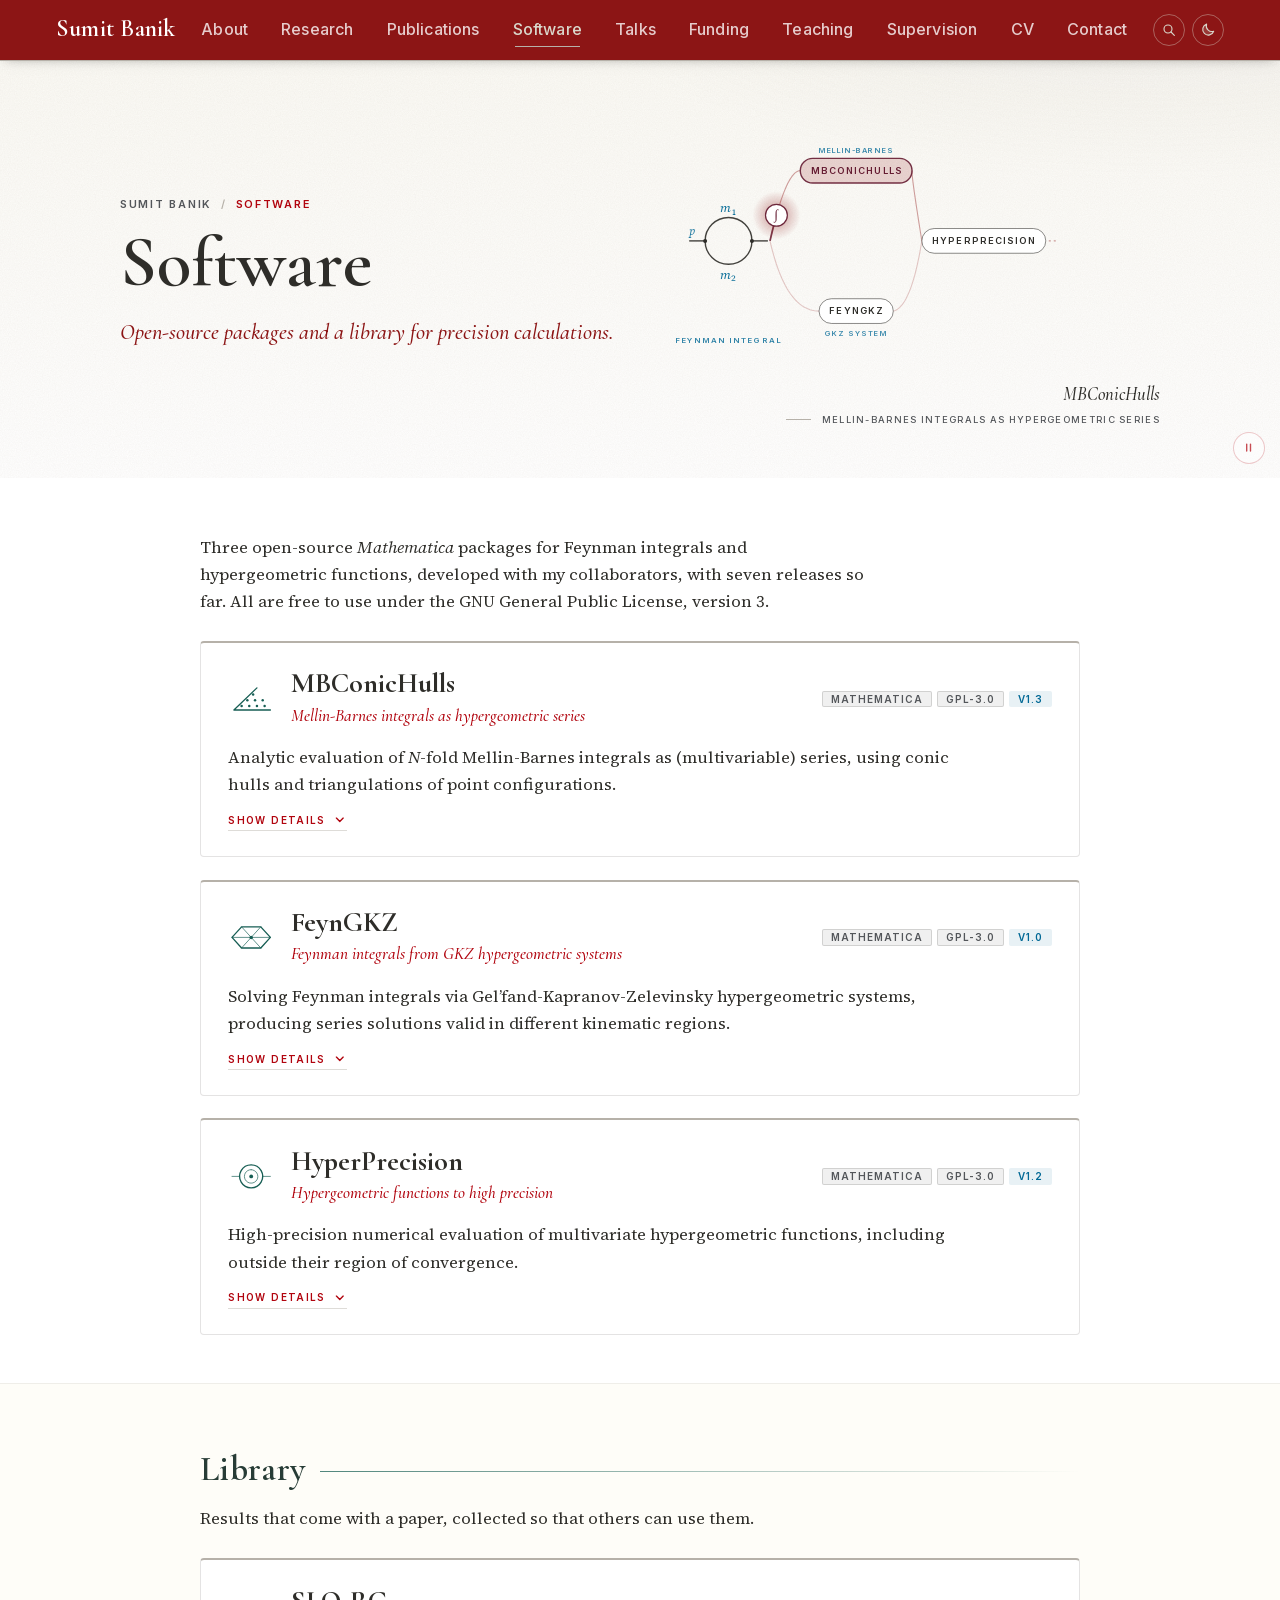
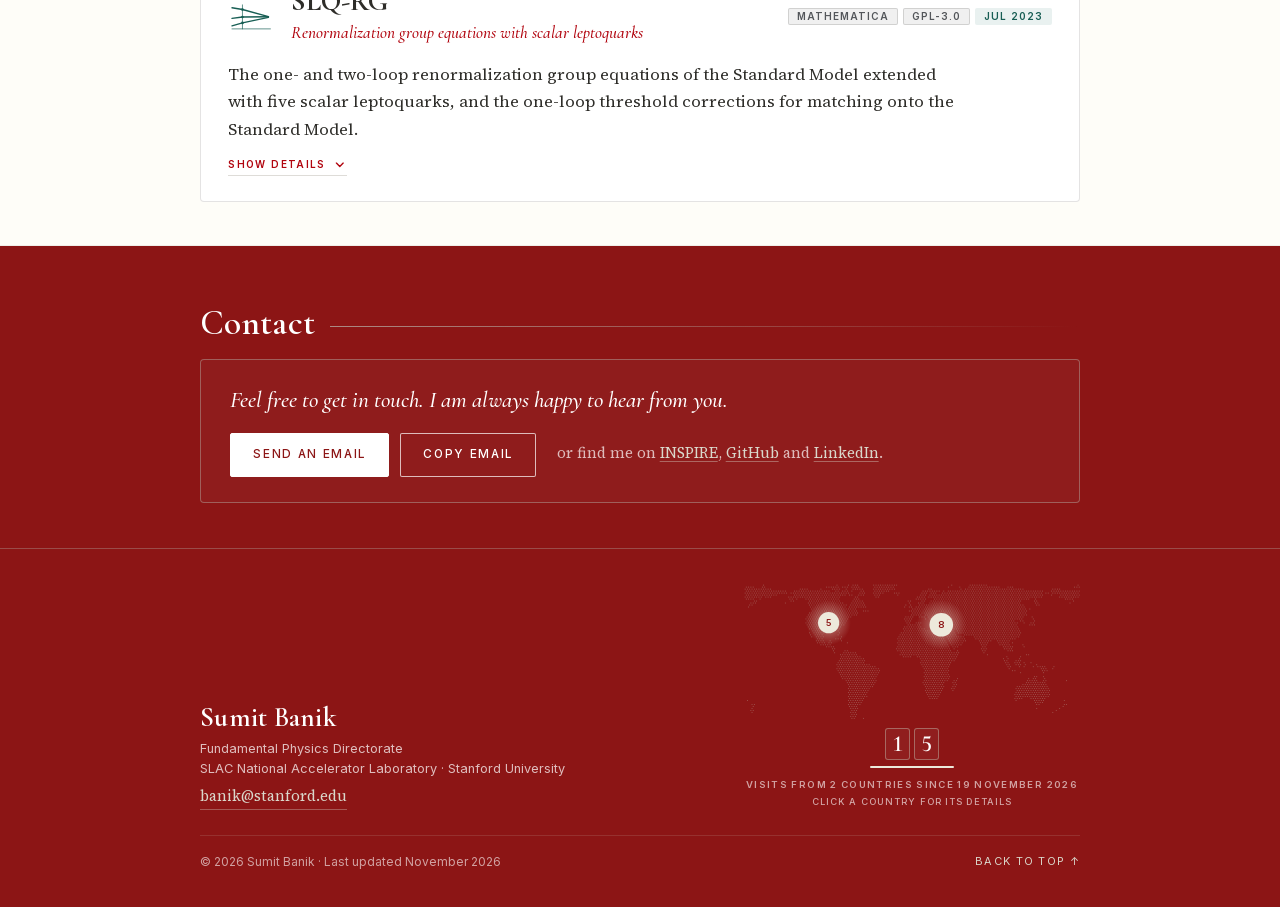
<file: software.html>
<!doctype html>
<html lang="en">
<head>
<meta charset="utf-8">
<meta name="viewport" content="width=device-width, initial-scale=1">
<title>Software | Sumit Banik</title>
<meta name="description" content="Software of Sumit Banik, theoretical particle physicist at SLAC and Stanford. Open-source packages and a library for precision calculations.">
<meta name="author" content="Sumit Banik">
<link rel="canonical" href="https://sumitbanikgit.github.io/software.html">
<meta name="color-scheme" content="light">
<meta name="theme-color" content="#8c1515">
<meta name="google-site-verification" content="J_Jvw2FJX-3FkRbdrWuaTEjCMIrBDiNggvvBCp2Pl-k">
<meta property="og:type" content="profile">
<meta property="og:title" content="Software | Sumit Banik">
<meta property="og:description" content="Software of Sumit Banik, theoretical particle physicist at SLAC and Stanford. Open-source packages and a library for precision calculations.">
<meta property="og:url" content="https://sumitbanikgit.github.io/software.html">
<meta property="og:image" content="https://sumitbanikgit.github.io/assets/card.png">
<meta property="og:image:width" content="1200">
<meta property="og:image:height" content="630">
<meta property="og:image:alt" content="Sumit Banik, Postdoctoral Researcher, Fundamental Physics Directorate, SLAC National Accelerator Laboratory and Stanford University">
<meta name="twitter:card" content="summary_large_image">
<link rel="icon" href="favicon.ico?v=6ac7440e" sizes="32x32">
<link rel="icon" href="assets/favicon.svg?v=6ac7440e" type="image/svg+xml">
<link rel="apple-touch-icon" href="assets/apple-touch-icon.png?v=6ac7440e">
<link rel="preload" href="assets/fonts/cormorant-garamond-normal-latin.woff2" as="font" type="font/woff2" crossorigin>
<link rel="preload" href="assets/fonts/source-serif-4-normal-latin.woff2" as="font" type="font/woff2" crossorigin>
<link rel="preload" href="assets/fonts/inter-normal-latin.woff2" as="font" type="font/woff2" crossorigin>
<link rel="stylesheet" href="assets/fonts/fonts.css?v=6ac7587c">
<link rel="stylesheet" href="assets/style.css?v=6aff3965">
<script>document.documentElement.classList.add("js");try{if(!sessionStorage.getItem("sb-intro")&&!matchMedia("(prefers-reduced-motion: reduce)").matches){document.documentElement.classList.add("intro-on");sessionStorage.setItem("sb-intro","1")}}catch(e){}try{if(localStorage.getItem("sb-still")==="1")document.documentElement.classList.add("still")}catch(e){}try{var t=localStorage.getItem("sb-theme");if(t==="dark"||(!t&&matchMedia("(prefers-color-scheme: dark)").matches))document.documentElement.setAttribute("data-theme","dark")}catch(e){}</script>
<script type="application/ld+json">{"@context": "https://schema.org", "@graph": [{"@type": "SoftwareSourceCode", "name": "MBConicHulls", "description": "Analytic evaluation of N-fold Mellin-Barnes integrals as (multivariable) series, using conic hulls and triangulations of point configurations.", "codeRepository": "https://github.com/SumitBanikGit/MBConicHulls", "programmingLanguage": "Wolfram Language", "license": "https://www.gnu.org/licenses/gpl-3.0.html", "author": [{"@type": "Person", "name": "B. Ananthanarayan"}, {"@type": "Person", "name": "S. Banik"}, {"@type": "Person", "name": "S. Friot"}, {"@type": "Person", "name": "S. Ghosh"}], "citation": "https://doi.org/10.1103/PhysRevLett.127.151601", "softwareVersion": "1.3"}, {"@type": "SoftwareSourceCode", "name": "FeynGKZ", "description": "Solving Feynman integrals via Gel’fand-Kapranov-Zelevinsky hypergeometric systems, producing series solutions valid in different kinematic regions.", "codeRepository": "https://github.com/anant-group/FeynGKZ", "programmingLanguage": "Wolfram Language", "license": "https://www.gnu.org/licenses/gpl-3.0.html", "author": [{"@type": "Person", "name": "B. Ananthanarayan"}, {"@type": "Person", "name": "S. Banik"}, {"@type": "Person", "name": "S. Bera"}, {"@type": "Person", "name": "S. Datta"}], "citation": "https://doi.org/10.1016/j.cpc.2023.108699", "softwareVersion": "1.0"}, {"@type": "SoftwareSourceCode", "name": "HyperPrecision", "description": "High-precision numerical evaluation of multivariate hypergeometric functions, including outside their region of convergence.", "codeRepository": "https://github.com/HyperPrecision/HyperPrecision", "programmingLanguage": "Wolfram Language", "license": "https://www.gnu.org/licenses/gpl-3.0.html", "author": [{"@type": "Person", "name": "S. Banik"}, {"@type": "Person", "name": "S. Bera"}], "citation": "https://doi.org/10.1016/j.cpc.2026.110328", "softwareVersion": "1.2"}, {"@type": "SoftwareSourceCode", "name": "SLQ-RG", "description": "The one- and two-loop renormalization group equations of the Standard Model extended with five scalar leptoquarks, and the one-loop threshold corrections for matching onto the Standard Model.", "codeRepository": "https://github.com/SumitBanikGit/SLQ-RG", "programmingLanguage": "Wolfram Language", "license": "https://www.gnu.org/licenses/gpl-3.0.html", "author": [{"@type": "Person", "name": "S. Banik"}, {"@type": "Person", "name": "A. Crivellin"}], "citation": "https://doi.org/10.1007/JHEP11(2023)121"}]}</script>
</head>
<body id="top" class="page-software">
<div class="intro" aria-hidden="true"><svg viewBox="-100 -60 200 120" preserveAspectRatio="xMidYMid slice"><g class="det"><circle class="ly" cx="0" cy="0" r="9" style="--d:0.12s"/><circle class="ly" cx="0" cy="0" r="21" style="--d:0.20s"/><circle class="ly" cx="0" cy="0" r="34" style="--d:0.28s"/><circle class="ly" cx="0" cy="0" r="52" style="--d:0.36s"/></g><g class="trs"><path class="tr" pathLength="1" style="--d:0.660s;--t:0.62s" d="M0 0A39.4 39.4 0 0 0 37.9 -38.8"/><path class="tr" pathLength="1" style="--d:0.674s;--t:0.62s" d="M0 0A27.3 27.3 0 0 0 34.0 -31.9"/><path class="tr" pathLength="1" style="--d:0.688s;--t:0.62s" d="M0 0A58.2 58.2 0 0 0 89.3 -26.0"/><path class="tr" pathLength="1" style="--d:0.702s;--t:0.62s" d="M0 0A27.6 27.6 0 0 0 46.7 3.4"/><path class="tr" pathLength="1" style="--d:0.716s;--t:0.62s" d="M0 0A29.5 29.5 0 0 0 43.9 23.4"/><path class="tr" pathLength="1" style="--d:0.730s;--t:0.62s" d="M0 0A114.7 114.7 0 0 0 8.0 67.0"/><path class="tr" pathLength="1" style="--d:0.744s;--t:0.62s" d="M0 0A36.2 36.2 0 0 1 -32.6 11.3"/><path class="tr" pathLength="1" style="--d:0.758s;--t:0.62s" d="M0 0A55.8 55.8 0 0 1 -43.0 8.5"/><path class="tr hard" pathLength="1" style="--d:0.772s;--t:0.42s" d="M0 0A212.5 212.5 0 0 1 -51.1 4.2"/><path class="tr" pathLength="1" style="--d:0.786s;--t:0.62s" d="M0 0A101.5 101.5 0 0 1 -45.5 -21.9"/><path class="tr hard" pathLength="1" style="--d:0.800s;--t:0.42s" d="M0 0A219.4 219.4 0 0 1 -50.5 -34.9"/><path class="tr" pathLength="1" style="--d:0.814s;--t:0.62s" d="M0 0A35.7 35.7 0 0 1 46.2 -52.2"/><path class="tr hard" pathLength="1" style="--d:0.828s;--t:0.42s" d="M0 0A292.0 292.0 0 0 0 -23.4 -53.9"/><path class="tr" pathLength="1" style="--d:0.842s;--t:0.62s" d="M0 0A28.7 28.7 0 0 1 52.9 -13.5"/><path class="tr" pathLength="1" style="--d:0.856s;--t:0.62s" d="M0 0A158.8 158.8 0 0 1 65.4 -60.2"/><path class="tr hard" pathLength="1" style="--d:0.870s;--t:0.42s" d="M0 0A203.9 203.9 0 0 0 32.3 -45.6"/><path class="tr" pathLength="1" style="--d:0.884s;--t:0.62s" d="M0 0A40.2 40.2 0 0 0 4.4 -71.3"/><path class="tr nu" pathLength="1" style="--d:0.70s;--t:.5s" d="M0 0L59.1 74.4"/><path class="tr nu" pathLength="1" style="--d:0.73s;--t:.5s" d="M0 0L-69.0 -65.3"/></g><circle class="flash" cx="0" cy="0" r="6"/></svg><div class="pr l"><svg viewBox="-10 -10 20 20"><circle class="pr-body" r="9"/><g class="qs"><circle class="q" cx="0.00" cy="-4.30" r="1.9"/><circle class="q" cx="3.72" cy="2.15" r="1.9"/><circle class="q d" cx="-3.72" cy="2.15" r="1.9"/></g></svg></div><div class="pr r"><svg viewBox="-10 -10 20 20"><circle class="pr-body" r="9"/><g class="qs"><circle class="q" cx="-0.00" cy="-4.30" r="1.9"/><circle class="q" cx="-3.72" cy="2.15" r="1.9"/><circle class="q d" cx="3.72" cy="2.15" r="1.9"/></g></svg></div></div>
<a class="skip" href="#main">Skip to content</a>

<div class="navbar">
  <div class="wrap nav-inner">
    <a class="brand" href="index.html">Sumit Banik</a>
    <nav aria-label="Pages"><div class="nav-item"><a href="index.html#about">About</a><div class="nav-drop"><a href="index.html#about"><span class="nd-t">About me</span></a><a href="index.html#recent-news"><span class="nd-t">Recent news</span></a><a href="index.html#academic-journey"><span class="nd-t">Academic journey</span><span class="nd-n">Kolkata to San Francisco</span></a><a href="index.html#explore"><span class="nd-t">Explore the site</span></a></div></div><div class="nav-item"><a href="research.html">Research</a><div class="nav-drop"><a class="nd-page" href="research.html">Research page <span aria-hidden="true">→</span></a><a href="research.html#top"><span class="nd-t">A tour of my papers</span><span class="nd-n">30 animated slides</span></a><a href="research.html#research-domains"><span class="nd-t">Research domains</span></a><a href="research.html#selected-work"><span class="nd-t">Selected work</span></a><a href="research.html#a-map-of-the-papers"><span class="nd-t">A map of the papers</span><span class="nd-n">Placed by what they are about</span></a><a href="research.html#one-integral-two-series"><span class="nd-t">One integral, two series</span><span class="nd-n">Two series on a slider</span></a></div></div><div class="nav-item"><a href="publications.html">Publications</a><div class="nav-drop"><a class="nd-page" href="publications.html">Publications page <span aria-hidden="true">→</span></a><a href="publications.html#preprints"><span class="nd-t">Preprints</span><span class="nd-n">One paper</span></a><a href="publications.html#journal-articles"><span class="nd-t">Journal articles</span><span class="nd-n">22 papers</span></a><a href="publications.html#conference-proceedings"><span class="nd-t">Conference proceedings</span><span class="nd-n">7 contributions</span></a><a href="publications.html#thesis"><span class="nd-t">PhD thesis</span><span class="nd-n">IISc, 2022</span></a></div></div><div class="nav-item"><a href="software.html" class="here" aria-current="page">Software</a><div class="nav-drop"><a class="nd-page" href="software.html">Software page <span aria-hidden="true">→</span></a><a href="#mbconichulls"><span class="nd-t">MBConicHulls</span><span class="nd-n">Mellin-Barnes integrals as hypergeometric series</span></a><a href="#feyngkz"><span class="nd-t">FeynGKZ</span><span class="nd-n">Feynman integrals from GKZ hypergeometric systems</span></a><a href="#hyperprecision"><span class="nd-t">HyperPrecision</span><span class="nd-n">Hypergeometric functions to high precision</span></a><a href="#slq-rg"><span class="nd-t">SLQ-RG</span><span class="nd-n">Two-loop RG equations of the SM with five scalar leptoquarks</span></a></div></div><div class="nav-item"><a href="talks.html">Talks</a><div class="nav-drop"><a class="nd-page" href="talks.html">Talks page <span aria-hidden="true">→</span></a><a href="talks.html#talks"><span class="nd-t">Recent talks</span><span class="nd-n">The latest 6</span></a><a href="talks.html#earlier-talks"><span class="nd-t">Earlier talks</span><span class="nd-n">25 more since 2020</span></a></div></div><div class="nav-item"><a href="funding.html">Funding</a><div class="nav-drop"><a class="nd-page" href="funding.html">Funding page <span aria-hidden="true">→</span></a><a href="funding.html#postdoctoral-fellowships-and-grants"><span class="nd-t">Postdoctoral fellowships and grants</span></a><a href="funding.html#doctoral-and-masters-fellowships"><span class="nd-t">Doctoral and master’s fellowships</span></a></div></div><div class="nav-item"><a href="teaching.html">Teaching</a><div class="nav-drop"><a class="nd-page" href="teaching.html">Teaching page <span aria-hidden="true">→</span></a><a href="teaching.html#proseminar-theoretische-physik"><span class="nd-t">Proseminar Theoretische Physik</span><span class="nd-n">Universität Zürich, 2025</span></a><a href="teaching.html#flavour-physics"><span class="nd-t">Flavour Physics</span><span class="nd-n">Universität Zürich, 2024</span></a><a href="teaching.html#quantum-field-theory-i"><span class="nd-t">Quantum Field Theory I</span><span class="nd-n">ETH Zürich, 2023</span></a><a href="teaching.html#introductory-physics-ii"><span class="nd-t">Introductory Physics II</span><span class="nd-n">Indian Institute of Science, 2020</span></a></div></div><div class="nav-item"><a href="supervision.html">Supervision</a><div class="nav-drop"><a class="nd-page" href="supervision.html">Supervision page <span aria-hidden="true">→</span></a><a href="supervision.html#corentin-eggenspieler"><span class="nd-t">Corentin Eggenspieler</span><span class="nd-n">Master’s student, 2025</span></a><a href="supervision.html#banurega-shanmuganathan"><span class="nd-t">Banurega Shanmuganathan</span><span class="nd-n">Bachelor’s student, 2024</span></a><a href="supervision.html#mathieu-ferey"><span class="nd-t">Mathieu Ferey</span><span class="nd-n">Master’s student, 2022</span></a></div></div><div class="nav-item"><a href="cv.html">CV</a><div class="nav-drop"><a class="nd-page" href="cv.html">CV page <span aria-hidden="true">→</span></a><a href="cv.html#positions"><span class="nd-t">Positions</span></a><a href="cv.html#education"><span class="nd-t">Education</span></a><a href="cv.html#fellowships-and-grants"><span class="nd-t">Fellowships and grants</span></a><a href="cv.html#research-interests"><span class="nd-t">Research interests</span></a><a href="cv.html#computing"><span class="nd-t">Computing</span></a><a href="cv.html#refereeing"><span class="nd-t">Refereeing</span></a><a href="assets/cv/Sumit_Banik_CV.pdf"><span class="nd-t">Download the CV (PDF)</span></a></div></div><div class="nav-item"><a href="contact.html">Contact</a><div class="nav-drop"><a class="nd-page" href="contact.html">Contact page <span aria-hidden="true">→</span></a><a href="mailto:banik@stanford.edu"><span class="nd-t">Write to me</span><span class="nd-n">banik@stanford.edu</span></a><a href="contact.html#reach"><span class="nd-t">Address and profiles</span></a></div></div></nav>
    <div class="nav-tools"><button class="ss-btn" type="button" aria-label="Search the site" title="Search the site (press /)"><svg viewBox="0 0 24 24" aria-hidden="true"><circle cx="10.5" cy="10.5" r="6"/><path d="M15 15l5 5"/></svg></button><button class="theme-toggle" type="button" aria-pressed="false" aria-label="Dark mode" title="Switch to dark mode"><svg viewBox="0 0 24 24" aria-hidden="true"><g class="tt-sun"><circle cx="12" cy="12" r="4.2"/><path d="M12 2.6v2.1M12 19.3v2.1M2.6 12h2.1M19.3 12h2.1M5.4 5.4l1.5 1.5M17.1 17.1l1.5 1.5M5.4 18.6l1.5-1.5M17.1 6.9l1.5-1.5"/></g><path class="tt-moon" d="M19.5 14.6A8 8 0 0 1 9.4 4.5a8 8 0 1 0 10.1 10.1z"/></svg></button></div>
  </div>
</div>

<header class="masthead hero page-hero" data-scene="toolchain">
  <canvas class="field" aria-hidden="true"></canvas>
  <div class="wrap hero-inner">
   <div class="hero-text">
    <p class="crumb"><a href="index.html">Sumit Banik</a><span aria-hidden="true">/</span>Software</p>
    <h1 class="page-title" aria-label="Software"><span class="w" aria-hidden="true"><span class="ch" style="--i:0">S</span><span class="ch" style="--i:1">o</span><span class="ch" style="--i:2">f</span><span class="ch" style="--i:3">t</span><span class="ch" style="--i:4">w</span><span class="ch" style="--i:5">a</span><span class="ch" style="--i:6">r</span><span class="ch" style="--i:7">e</span></span></h1>
    <p class="page-sub">Open-source packages and a library for precision calculations.</p>
   </div>
   <div class="hero-stage" aria-hidden="true">
    <script type="application/json" class="scene-data">{"pk":[{"n":"MBConicHulls","tag":"Mellin-Barnes integrals as hypergeometric series","slug":"mbconichulls"},{"n":"FeynGKZ","tag":"Feynman integrals from GKZ hypergeometric systems","slug":"feyngkz"},{"n":"HyperPrecision","tag":"Hypergeometric functions to high precision","slug":"hyperprecision"}]}</script>
    <div class="scene-meta"><p class="scene-cap">From Feynman integrals to numbers</p><p class="scene-hint">Click a package to open it</p></div>
   </div>
  </div>
<button class="motion-toggle" type="button" aria-pressed="false" aria-label="Pause the animations" title="Pause the animations on every page"><svg viewBox="0 0 24 24" aria-hidden="true"><path class="mt-pause" d="M9 6.5v11M15 6.5v11"/><path class="mt-play" d="M8.5 6.2v11.6l9.4-5.8z"/></svg></button>
</header>
<main id="main" class="wrap">

<section class="chapter" id="packages">
<p class="prose">Three open-source <i>Mathematica</i> packages for Feynman integrals and hypergeometric functions, developed with my collaborators, with seven releases so far. All are free to use under the GNU General Public License, version 3.</p>
<article class="pkg" id="mbconichulls"><details class="pkg-more"><summary><span class="pkg-head"><svg class="ix" viewBox="0 0 48 30" aria-hidden="true"><path pathLength="1" d="M6 26H44M6 26L30 3"/><circle cx="14" cy="22" r="1.3" style="--k:0"/><circle cx="22" cy="22" r="1.3" style="--k:1"/><circle cx="30" cy="22" r="1.3" style="--k:4"/><circle cx="38" cy="22" r="1.3" style="--k:7"/><circle cx="20" cy="16" r="1.3" style="--k:2"/><circle cx="28" cy="16" r="1.3" style="--k:3"/><circle cx="36" cy="16" r="1.3" style="--k:6"/><circle cx="26" cy="10" r="1.3" style="--k:5"/></svg><span class="pkg-title"><h3 aria-level="2">MBConicHulls</h3><span class="pkg-tagline">Mellin-Barnes integrals as hypergeometric series</span></span><span class="pkg-badges"><span class="tag grey">Mathematica</span><span class="tag grey">GPL-3.0</span><span class="tag soft">v1.3</span></span></span><span class="pkg-what">Analytic evaluation of <i>N</i>-fold Mellin-Barnes integrals as (multivariable) series, using conic hulls and triangulations of point configurations.</span><span class="pkg-toggle"><span class="t-show">Show details</span><span class="t-hide">Hide details</span><svg class="chev" viewBox="0 0 16 16" aria-hidden="true"><path d="M4 6l4 4 4-4"/></svg></span></summary><div class="pkg-body"><div class="links pkg-actions"><a class="button gh" href="https://github.com/SumitBanikGit/MBConicHulls" aria-label="MBConicHulls on GitHub"><svg class="ico" viewBox="0 0 24 24" aria-hidden="true" fill="none" stroke="currentColor" stroke-width="1.6" stroke-linecap="round" stroke-linejoin="round"><path d="M9 19c-4.3 1.4-4.3-2.5-6-3m12 5v-3.5c0-1 .1-1.4-.5-2 2.8-.3 5.5-1.4 5.5-6a4.6 4.6 0 0 0-1.3-3.2 4.2 4.2 0 0 0-.1-3.2s-1.1-.3-3.5 1.3a12.3 12.3 0 0 0-6.2 0C6.5 2.8 5.4 3.1 5.4 3.1a4.2 4.2 0 0 0-.1 3.2A4.6 4.6 0 0 0 4 9.5c0 4.6 2.7 5.7 5.5 6-.6.6-.6 1.2-.5 2V21"/></svg>View on GitHub</a><a class="button pdf" href="https://arxiv.org/pdf/2012.15108" aria-label="Download the paper on MBConicHulls from arXiv"><svg class="dl" viewBox="0 0 16 16" aria-hidden="true"><path d="M8 2.5v7.5M4.6 6.8 8 10.2l3.4-3.4M3 13.5h10"/></svg>Download PDF</a><a class="arx" href="https://arxiv.org/abs/2012.15108">arXiv:2012.15108</a><a href="https://doi.org/10.1103/PhysRevLett.127.151601">DOI</a></div><div class="releases"><div class="rel-kicker">Releases</div><ol class="rel-line"><li style="--i:0"><span class="rel-dot" aria-hidden="true"></span><span class="rel-v">v1.0</span><span class="rel-when">Dec 2020</span><span class="rel-what">Two-fold and higher Mellin-Barnes integrals with non-straight contours</span><a class="rel-ref arx" href="https://arxiv.org/abs/2012.15108">arXiv:2012.15108</a></li><li style="--i:1"><span class="rel-dot" aria-hidden="true"></span><span class="rel-v">v1.1</span><span class="rel-when">Dec 2022</span><span class="rel-what">Straight contours, and one-fold Mellin-Barnes integrals</span><a class="rel-ref arx" href="https://arxiv.org/abs/2212.11839">arXiv:2212.11839</a></li><li style="--i:2"><span class="rel-dot" aria-hidden="true"></span><span class="rel-v">v1.2</span><span class="rel-when">Sep 2023</span><span class="rel-what">Triangulations, much faster than conic hulls for higher-fold integrals</span><a class="rel-ref arx" href="https://arxiv.org/abs/2309.00409">arXiv:2309.00409</a></li><li style="--i:3"><span class="rel-dot" aria-hidden="true"></span><span class="rel-v">v1.3</span><span class="rel-when">Dec 2025</span><span class="rel-what">Polygamma functions, with both conic hulls and triangulations</span><a class="rel-ref arx" href="https://arxiv.org/abs/2512.19803">arXiv:2512.19803</a></li></ol></div><div class="pkg-facts"><div class="pkg-fact"><div class="kicker">Requires</div><ul><li><a href="https://arxiv.org/abs/1701.01040">MultivariateResidues.m</a> <span class="muted">(included in the repository)</span></li><li><a href="https://www.wm.uni-bayreuth.de/de/team/rambau_joerg/TOPCOM/">TOPCOM</a></li></ul></div><div class="pkg-fact"><div class="kicker">The example notebooks also use</div><ul><li><a href="https://gitlab.com/feynmanintegrals/fiesta">FIESTA5</a></li><li><a href="https://mbtools.hepforge.org/">MB.m</a></li><li><a href="https://mbtools.hepforge.org/">MBresolve.m</a></li><li><a href="https://www3.risc.jku.at/research/combinat/software/EvaluateMultiSums/index.php">EvaluateMultiSums</a></li></ul></div><div class="pkg-fact"><div class="kicker">Files</div><ul class="pkg-files"><li><code>MBConicHulls.wl</code></li><li><code>Examples.nb</code></li><li><code>Pentagon.nb</code></li><li><code>Examples_PolyGamma.nb</code></li></ul></div><div class="pkg-fact pkg-get"><div class="kicker">Get it</div><div class="pkg-codebox"><pre class="pkg-code"><code>git clone https://github.com/SumitBanikGit/MBConicHulls.git</code></pre><button class="copy-mail code-copy" type="button" data-copy="git clone https://github.com/SumitBanikGit/MBConicHulls.git" aria-label="Copy the commands" title="Copy the commands"><svg viewBox="0 0 24 24" aria-hidden="true"><path class="cm-b" d="M15.5 5.5V5A1.5 1.5 0 0 0 14 3.5H6A1.5 1.5 0 0 0 4.5 5v8A1.5 1.5 0 0 0 6 14.5h.5"/><rect class="cm-a" x="8.5" y="8.5" width="11" height="11" rx="2"/><path class="cm-ok" pathLength="1" d="M5.5 12.5l4 4L18.5 7.5"/></svg><span class="cm-tip" aria-hidden="true">Copied</span></button><span class="sr-only" role="status" aria-live="polite"></span></div></div><div class="pkg-fact pkg-cite"><div class="kicker">Cite</div><ul><li><a href="publications.html#arxiv-2012.15108">Phys. Rev. Lett. <b>127</b>, 151601 (2021)</a> <span class="muted">v1.0</span></li><li><a href="publications.html#arxiv-2212.11839">Phys. Rev. D <b>107</b>, 016007 (2023)</a> <span class="muted">v1.1</span></li><li><a href="publications.html#arxiv-2309.00409">Phys. Rev. D <b>110</b>, 036002 (2024)</a> <span class="muted">v1.2</span></li><li><a href="publications.html#arxiv-2512.19803">Phys. Rev. D <b>114</b>, 056004 (2026)</a> <span class="muted">v1.3</span></li></ul><button class="cite-copy" type="button" data-copy="@article{Ananthanarayan:2020fhl,
    author = &quot;Ananthanarayan, B. and Banik, Sumit and Friot, Samuel and Ghosh, Shayan&quot;,
    title = &quot;{Multiple Series Representations of N-fold Mellin-Barnes Integrals}&quot;,
    eprint = &quot;2012.15108&quot;,
    archivePrefix = &quot;arXiv&quot;,
    primaryClass = &quot;hep-th&quot;,
    doi = &quot;10.1103/PhysRevLett.127.151601&quot;,
    journal = &quot;Phys. Rev. Lett.&quot;,
    volume = &quot;127&quot;,
    number = &quot;15&quot;,
    pages = &quot;151601&quot;,
    year = &quot;2021&quot;
}
@article{Banik:2022bmk,
    author = &quot;Banik, Sumit and Friot, Samuel&quot;,
    title = &quot;{Multiple Mellin-Barnes integrals with straight contours}&quot;,
    eprint = &quot;2212.11839&quot;,
    archivePrefix = &quot;arXiv&quot;,
    primaryClass = &quot;hep-ph&quot;,
    doi = &quot;10.1103/PhysRevD.107.016007&quot;,
    journal = &quot;Phys. Rev. D&quot;,
    volume = &quot;107&quot;,
    number = &quot;1&quot;,
    pages = &quot;016007&quot;,
    year = &quot;2023&quot;
}
@article{Banik:2023rrz,
    author = &quot;Banik, Sumit and Friot, Samuel&quot;,
    title = &quot;{Multiple Mellin-Barnes integrals and triangulations of point configurations}&quot;,
    eprint = &quot;2309.00409&quot;,
    archivePrefix = &quot;arXiv&quot;,
    primaryClass = &quot;hep-th&quot;,
    reportNumber = &quot;PSI-PR-23-31, ZU-TH-44/23&quot;,
    doi = &quot;10.1103/PhysRevD.110.036002&quot;,
    journal = &quot;Phys. Rev. D&quot;,
    volume = &quot;110&quot;,
    number = &quot;3&quot;,
    pages = &quot;036002&quot;,
    year = &quot;2024&quot;
}
@article{Banik:2025kwa,
    author = &quot;Banik, Sumit and Friot, Samuel&quot;,
    title = &quot;{Multiple Mellin-Barnes integrals with polygamma functions}&quot;,
    eprint = &quot;2512.19803&quot;,
    archivePrefix = &quot;arXiv&quot;,
    primaryClass = &quot;hep-ph&quot;,
    reportNumber = &quot;ZU-TH 87/25&quot;,
    doi = &quot;10.1103/yfvl-dfk2&quot;,
    journal = &quot;Phys. Rev. D&quot;,
    volume = &quot;114&quot;,
    number = &quot;5&quot;,
    pages = &quot;056004&quot;,
    year = &quot;2026&quot;
}"><svg viewBox="0 0 24 24" aria-hidden="true"><path d="M15.5 5.5V5A1.5 1.5 0 0 0 14 3.5H6A1.5 1.5 0 0 0 4.5 5v8A1.5 1.5 0 0 0 6 14.5h.5"/><rect x="8.5" y="8.5" width="11" height="11" rx="2"/></svg><span class="cc-l">Copy the four BibTeX entries</span></button><span class="sr-only" role="status" aria-live="polite"></span></div><div class="pkg-fact pkg-also"><div class="kicker">Also described in</div><ul><li><a href="publications.html#inspire-3153391">Automated computation of multiple Mellin-Barnes integrals having polygamma functions in their integrand</a> <span class="muted">2026</span></li><li><a href="publications.html#arxiv-2402.04174">Geometrical methods for the analytic evaluation of multiple Mellin-Barnes integrals</a> <span class="muted">2024</span></li><li><a href="publications.html#inspire-2614373">On hypergeometric solutions of Feynman integrals using Mellin-Barnes integrals with applications</a> <span class="muted">2022</span></li></ul></div></div></div></details></article>
<article class="pkg" id="feyngkz"><details class="pkg-more"><summary><span class="pkg-head"><svg class="ix" viewBox="0 0 48 30" aria-hidden="true"><path pathLength="1" d="M14 4H34L44 15L34 26H14L4 15Z"/><path class="thin step" pathLength="1" style="--k:0" d="M24 15L14 4"/><path class="thin step" pathLength="1" style="--k:1" d="M24 15L34 4"/><path class="thin step" pathLength="1" style="--k:2" d="M24 15L44 15"/><path class="thin step" pathLength="1" style="--k:3" d="M24 15L34 26"/><path class="thin step" pathLength="1" style="--k:4" d="M24 15L14 26"/><path class="thin step" pathLength="1" style="--k:5" d="M24 15L4 15"/><circle cx="24" cy="15" r="1.8" style="--k:0"/></svg><span class="pkg-title"><h3 aria-level="2">FeynGKZ</h3><span class="pkg-tagline">Feynman integrals from GKZ hypergeometric systems</span></span><span class="pkg-badges"><span class="tag grey">Mathematica</span><span class="tag grey">GPL-3.0</span><span class="tag soft">v1.0</span></span></span><span class="pkg-what">Solving Feynman integrals via Gel’fand-Kapranov-Zelevinsky hypergeometric systems, producing series solutions valid in different kinematic regions.</span><span class="pkg-toggle"><span class="t-show">Show details</span><span class="t-hide">Hide details</span><svg class="chev" viewBox="0 0 16 16" aria-hidden="true"><path d="M4 6l4 4 4-4"/></svg></span></summary><div class="pkg-body"><div class="links pkg-actions"><a class="button gh" href="https://github.com/anant-group/FeynGKZ" aria-label="FeynGKZ on GitHub"><svg class="ico" viewBox="0 0 24 24" aria-hidden="true" fill="none" stroke="currentColor" stroke-width="1.6" stroke-linecap="round" stroke-linejoin="round"><path d="M9 19c-4.3 1.4-4.3-2.5-6-3m12 5v-3.5c0-1 .1-1.4-.5-2 2.8-.3 5.5-1.4 5.5-6a4.6 4.6 0 0 0-1.3-3.2 4.2 4.2 0 0 0-.1-3.2s-1.1-.3-3.5 1.3a12.3 12.3 0 0 0-6.2 0C6.5 2.8 5.4 3.1 5.4 3.1a4.2 4.2 0 0 0-.1 3.2A4.6 4.6 0 0 0 4 9.5c0 4.6 2.7 5.7 5.5 6-.6.6-.6 1.2-.5 2V21"/></svg>View on GitHub</a><a class="button pdf" href="https://arxiv.org/pdf/2211.01285" aria-label="Download the paper on FeynGKZ from arXiv"><svg class="dl" viewBox="0 0 16 16" aria-hidden="true"><path d="M8 2.5v7.5M4.6 6.8 8 10.2l3.4-3.4M3 13.5h10"/></svg>Download PDF</a><a class="arx" href="https://arxiv.org/abs/2211.01285">arXiv:2211.01285</a><a href="https://doi.org/10.1016/j.cpc.2023.108699">DOI</a></div><div class="releases"><div class="rel-kicker">Releases</div><ol class="rel-line"><li style="--i:0"><span class="rel-dot" aria-hidden="true"></span><span class="rel-v">v1.0</span><span class="rel-when">Nov 2022</span><span class="rel-what">The first release, with the paper</span><a class="rel-ref arx" href="https://arxiv.org/abs/2211.01285">arXiv:2211.01285</a></li></ol></div><div class="pkg-facts"><div class="pkg-fact"><div class="kicker">Requires</div><ul><li><a href="https://jgluza.us.edu.pl/ambre/">AMBRE 2.1.1</a></li><li><a href="https://arxiv.org/abs/2201.01189">Olsson.wl</a> <span class="muted">(ancillary file of the paper)</span></li><li><a href="https://polymake.org/doku.php">polymake 4.6</a></li><li><a href="https://www.wm.uni-bayreuth.de/de/team/rambau_joerg/TOPCOM/">TOPCOM 0.17.8</a></li><li><a href="http://www2.macaulay2.com/Macaulay2/">Macaulay2 1.20</a></li></ul></div><div class="pkg-fact"><div class="kicker">Files</div><ul class="pkg-files"><li><code>FeynGKZ.wl</code></li><li><code>Examples.nb</code></li></ul></div><div class="pkg-fact pkg-get"><div class="kicker">Get it</div><div class="pkg-codebox"><pre class="pkg-code"><code>git clone https://github.com/anant-group/FeynGKZ.git</code></pre><button class="copy-mail code-copy" type="button" data-copy="git clone https://github.com/anant-group/FeynGKZ.git" aria-label="Copy the commands" title="Copy the commands"><svg viewBox="0 0 24 24" aria-hidden="true"><path class="cm-b" d="M15.5 5.5V5A1.5 1.5 0 0 0 14 3.5H6A1.5 1.5 0 0 0 4.5 5v8A1.5 1.5 0 0 0 6 14.5h.5"/><rect class="cm-a" x="8.5" y="8.5" width="11" height="11" rx="2"/><path class="cm-ok" pathLength="1" d="M5.5 12.5l4 4L18.5 7.5"/></svg><span class="cm-tip" aria-hidden="true">Copied</span></button><span class="sr-only" role="status" aria-live="polite"></span></div></div><div class="pkg-fact pkg-cite"><div class="kicker">Cite</div><ul><li><a href="publications.html#arxiv-2211.01285">Comput. Phys. Commun. <b>287</b>, 108699 (2023)</a></li></ul><button class="cite-copy" type="button" data-copy="@article{Ananthanarayan:2022ntm,
    author = &quot;Ananthanarayan, B. and Banik, Sumit and Bera, Souvik and Datta, Sudeepan&quot;,
    title = &quot;{FeynGKZ: A Mathematica package for solving Feynman integrals using GKZ hypergeometric systems}&quot;,
    eprint = &quot;2211.01285&quot;,
    archivePrefix = &quot;arXiv&quot;,
    primaryClass = &quot;hep-th&quot;,
    doi = &quot;10.1016/j.cpc.2023.108699&quot;,
    journal = &quot;Comput. Phys. Commun.&quot;,
    volume = &quot;287&quot;,
    pages = &quot;108699&quot;,
    year = &quot;2023&quot;
}"><svg viewBox="0 0 24 24" aria-hidden="true"><path d="M15.5 5.5V5A1.5 1.5 0 0 0 14 3.5H6A1.5 1.5 0 0 0 4.5 5v8A1.5 1.5 0 0 0 6 14.5h.5"/><rect x="8.5" y="8.5" width="11" height="11" rx="2"/></svg><span class="cc-l">Copy BibTeX</span></button><span class="sr-only" role="status" aria-live="polite"></span></div><div class="pkg-fact pkg-also"><div class="kicker">Also described in</div><ul><li><a href="publications.html#inspire-2809580">Automated evaluation of Feynman integrals using GKZ hypergeometric systems</a> <span class="muted">2024</span></li></ul></div></div></div></details></article>
<article class="pkg" id="hyperprecision"><details class="pkg-more"><summary><span class="pkg-head"><svg class="ix" viewBox="0 0 48 30" aria-hidden="true"><path pathLength="1" d="M24 3A12 12 0 1 1 23.9 3Z"/><path class="thin focus" pathLength="1" d="M24 8A7 7 0 1 1 23.9 8Z"/><path class="thin" pathLength="1" d="M4 15H12M36 15H44"/><circle cx="24" cy="15" r="2"/></svg><span class="pkg-title"><h3 aria-level="2">HyperPrecision</h3><span class="pkg-tagline">Hypergeometric functions to high precision</span></span><span class="pkg-badges"><span class="tag grey">Mathematica</span><span class="tag grey">GPL-3.0</span><span class="tag soft">v1.2</span></span></span><span class="pkg-what">High-precision numerical evaluation of multivariate hypergeometric functions, including outside their region of convergence.</span><span class="pkg-toggle"><span class="t-show">Show details</span><span class="t-hide">Hide details</span><svg class="chev" viewBox="0 0 16 16" aria-hidden="true"><path d="M4 6l4 4 4-4"/></svg></span></summary><div class="pkg-body"><div class="links pkg-actions"><a class="button gh" href="https://github.com/HyperPrecision/HyperPrecision" aria-label="HyperPrecision on GitHub"><svg class="ico" viewBox="0 0 24 24" aria-hidden="true" fill="none" stroke="currentColor" stroke-width="1.6" stroke-linecap="round" stroke-linejoin="round"><path d="M9 19c-4.3 1.4-4.3-2.5-6-3m12 5v-3.5c0-1 .1-1.4-.5-2 2.8-.3 5.5-1.4 5.5-6a4.6 4.6 0 0 0-1.3-3.2 4.2 4.2 0 0 0-.1-3.2s-1.1-.3-3.5 1.3a12.3 12.3 0 0 0-6.2 0C6.5 2.8 5.4 3.1 5.4 3.1a4.2 4.2 0 0 0-.1 3.2A4.6 4.6 0 0 0 4 9.5c0 4.6 2.7 5.7 5.5 6-.6.6-.6 1.2-.5 2V21"/></svg>View on GitHub</a><a class="button pdf" href="https://arxiv.org/pdf/2605.30216" aria-label="Download the paper on HyperPrecision from arXiv"><svg class="dl" viewBox="0 0 16 16" aria-hidden="true"><path d="M8 2.5v7.5M4.6 6.8 8 10.2l3.4-3.4M3 13.5h10"/></svg>Download PDF</a><a class="arx" href="https://arxiv.org/abs/2605.30216">arXiv:2605.30216</a><a href="https://doi.org/10.1016/j.cpc.2026.110328">DOI</a></div><div class="releases"><div class="rel-kicker">Releases</div><ol class="rel-line"><li style="--i:0"><span class="rel-dot" aria-hidden="true"></span><span class="rel-v">v1.0</span><span class="rel-when">May 2026</span><span class="rel-what">The first release, with the paper</span><a class="rel-ref arx" href="https://arxiv.org/abs/2605.30216">arXiv:2605.30216</a></li><li style="--i:1"><span class="rel-dot" aria-hidden="true"></span><span class="rel-v">v1.2</span><span class="rel-when">Jul 2026</span><span class="rel-what">Adds DESolver_patch.m for the interface with DESolver, and updated examples</span><a class="rel-ref" href="https://github.com/HyperPrecision/HyperPrecision/releases/tag/HyperPrecisionv1.2">GitHub release</a></li></ol></div><div class="pkg-facts"><div class="pkg-fact"><div class="kicker">Requires</div><ul><li><a href="https://github.com/peraro/finiteflow">FiniteFlow</a></li><li><a href="https://gitlab.com/multiloop-pku/amflow">DESolver from AMFlow</a> <span class="muted">(included, with DESolver_patch.m)</span></li></ul></div><div class="pkg-fact"><div class="kicker">Files</div><ul class="pkg-files"><li><code>HyperPrecision.wl</code></li><li><code>DESolver.m</code></li><li><code>DESolver_patch.m</code></li><li><code>Examples.nb</code></li></ul></div><div class="pkg-fact pkg-get"><div class="kicker">Get it</div><div class="pkg-codebox"><pre class="pkg-code"><code>git clone https://github.com/HyperPrecision/HyperPrecision.git
&lt;&lt; HyperPrecision`</code></pre><button class="copy-mail code-copy" type="button" data-copy="git clone https://github.com/HyperPrecision/HyperPrecision.git
&lt;&lt; HyperPrecision`" aria-label="Copy the commands" title="Copy the commands"><svg viewBox="0 0 24 24" aria-hidden="true"><path class="cm-b" d="M15.5 5.5V5A1.5 1.5 0 0 0 14 3.5H6A1.5 1.5 0 0 0 4.5 5v8A1.5 1.5 0 0 0 6 14.5h.5"/><rect class="cm-a" x="8.5" y="8.5" width="11" height="11" rx="2"/><path class="cm-ok" pathLength="1" d="M5.5 12.5l4 4L18.5 7.5"/></svg><span class="cm-tip" aria-hidden="true">Copied</span></button><span class="sr-only" role="status" aria-live="polite"></span></div><p class="pkg-note">then, in <i>Mathematica</i>, load the package with the second line.</p></div><div class="pkg-fact pkg-cite"><div class="kicker">Cite</div><ul><li><a href="publications.html#arxiv-2605.30216">Comput. Phys. Commun. <b>328</b>, 110328 (2026)</a> <span class="muted">v1.0</span></li></ul><button class="cite-copy" type="button" data-copy="@article{Banik:2026cfo,
    author = &quot;Banik, Sumit and Bera, Souvik&quot;,
    title = &quot;{HyperPrecision: a Mathematica package for high-precision numerical evaluation of multivariate hypergeometric functions}&quot;,
    eprint = &quot;2605.30216&quot;,
    archivePrefix = &quot;arXiv&quot;,
    primaryClass = &quot;hep-ph&quot;,
    reportNumber = &quot;SLAC-PUB-260526&quot;,
    doi = &quot;10.1016/j.cpc.2026.110328&quot;,
    journal = &quot;Comput. Phys. Commun.&quot;,
    volume = &quot;328&quot;,
    pages = &quot;110328&quot;,
    year = &quot;2026&quot;
}"><svg viewBox="0 0 24 24" aria-hidden="true"><path d="M15.5 5.5V5A1.5 1.5 0 0 0 14 3.5H6A1.5 1.5 0 0 0 4.5 5v8A1.5 1.5 0 0 0 6 14.5h.5"/><rect x="8.5" y="8.5" width="11" height="11" rx="2"/></svg><span class="cc-l">Copy BibTeX</span></button><span class="sr-only" role="status" aria-live="polite"></span></div></div></div></details></article>
<script>
(function () {                              // each line of versions draws itself once it is on screen
  var els = Array.prototype.slice.call(document.querySelectorAll('.releases'));
  if (!els.length) return;
  if (!('IntersectionObserver' in window)) { els.forEach(function (el) { el.classList.add('drawn'); }); return; }
  var io = new IntersectionObserver(function (en) {
    en.forEach(function (x) { if (x.isIntersecting) { x.target.classList.add('drawn'); io.unobserve(x.target); } });
  }, { threshold: 0.45 });
  els.forEach(function (el) { io.observe(el); });
})();
</script><script>
(function () {                              // copy the commands of a package with one click, and say so
  var bs = document.querySelectorAll('.code-copy');
  if (!bs.length) return;
  var ok = navigator.clipboard && window.isSecureContext;
  Array.prototype.forEach.call(bs, function (b) {
    if (!ok) { b.remove(); return; }
    var said = b.nextElementSibling, timer;
    b.addEventListener('click', function () {
      navigator.clipboard.writeText(b.getAttribute('data-copy')).then(function () {
        b.classList.add('done'); if (said) said.textContent = 'Commands copied';
        clearTimeout(timer);
        timer = setTimeout(function () { b.classList.remove('done'); if (said) said.textContent = ''; }, 2200);
      }).catch(function () {});
    });
  });
})();
</script><script>
(function () {                              // a link to a package opens it
  function show() {
    var id = decodeURIComponent((location.hash || '').slice(1)), el = id && document.getElementById(id);
    var d = el && el.matches && el.matches('.pkg') && el.querySelector('details.pkg-more');   // a package, not the whole list
    if (d) d.open = true;
  }
  show(); window.addEventListener('hashchange', show);
})();
</script>
</section>

<section class="chapter" id="library">
<h2 class="chapter-title">Library</h2>
<p class="prose">Results that come with a paper, collected so that others can use them.</p>
<article class="pkg" id="slq-rg"><details class="pkg-more"><summary><span class="pkg-head"><svg class="ix" viewBox="0 0 48 30" aria-hidden="true"><path class="thin" pathLength="1" d="M4 28H44"/><path class="thin" pathLength="1" d="M14.9 3V28"/><path class="flow" pathLength="1" style="--da:0.0664;--dg:0.0562;--dp:0.1225" d="M4 6L14.9 7.8L42 15.3"/><path class="flow" pathLength="1" style="--da:0.0683;--dg:0.0578;--dp:0.1260" d="M4 17L14.9 15.6L42 15.4"/><path class="flow" pathLength="1" style="--da:0.0666;--dg:0.0564;--dp:0.1230" d="M4 24.8L14.9 21.8L42 16"/><circle cx="14.9" cy="7.8" r="1.4" style="--k:0"/><circle cx="14.9" cy="15.6" r="1.4" style="--k:1"/><circle cx="14.9" cy="21.8" r="1.4" style="--k:2"/></svg><span class="pkg-title"><h3>SLQ-RG</h3><span class="pkg-tagline">Renormalization group equations with scalar leptoquarks</span></span><span class="pkg-badges"><span class="tag grey">Mathematica</span><span class="tag grey">GPL-3.0</span><span class="tag pheno">Jul 2023</span></span></span><span class="pkg-what">The one- and two-loop renormalization group equations of the Standard Model extended with five scalar leptoquarks, and the one-loop threshold corrections for matching onto the Standard Model.</span><span class="pkg-toggle"><span class="t-show">Show details</span><span class="t-hide">Hide details</span><svg class="chev" viewBox="0 0 16 16" aria-hidden="true"><path d="M4 6l4 4 4-4"/></svg></span></summary><div class="pkg-body"><div class="links pkg-actions"><a class="button gh" href="https://github.com/SumitBanikGit/SLQ-RG" aria-label="SLQ-RG on GitHub"><svg class="ico" viewBox="0 0 24 24" aria-hidden="true" fill="none" stroke="currentColor" stroke-width="1.6" stroke-linecap="round" stroke-linejoin="round"><path d="M9 19c-4.3 1.4-4.3-2.5-6-3m12 5v-3.5c0-1 .1-1.4-.5-2 2.8-.3 5.5-1.4 5.5-6a4.6 4.6 0 0 0-1.3-3.2 4.2 4.2 0 0 0-.1-3.2s-1.1-.3-3.5 1.3a12.3 12.3 0 0 0-6.2 0C6.5 2.8 5.4 3.1 5.4 3.1a4.2 4.2 0 0 0-.1 3.2A4.6 4.6 0 0 0 4 9.5c0 4.6 2.7 5.7 5.5 6-.6.6-.6 1.2-.5 2V21"/></svg>View on GitHub</a><a class="button pdf" href="https://arxiv.org/pdf/2307.06800" aria-label="Download the paper on SLQ-RG from arXiv"><svg class="dl" viewBox="0 0 16 16" aria-hidden="true"><path d="M8 2.5v7.5M4.6 6.8 8 10.2l3.4-3.4M3 13.5h10"/></svg>Download PDF</a><a class="arx" href="https://arxiv.org/abs/2307.06800">arXiv:2307.06800</a><a href="https://doi.org/10.1007/JHEP11(2023)121">DOI</a></div><div class="pkg-facts"><div class="pkg-fact"><div class="kicker">Computed with</div><ul><li><a href="https://github.com/LSartore/pyrate">PyR@TE</a></li><li><a href="https://github.com/aethomsen/RGBeta">RGBeta</a> <span class="muted">(as a cross-check)</span></li><li><a href="https://gitlab.com/matchete/matchete">Matchete</a> <span class="muted">(for the threshold corrections)</span></li></ul></div><div class="pkg-fact"><div class="kicker">Files</div><ul class="pkg-files"><li><code>SLQ_RGE_PyR@TE.model</code></li><li><code>SLQ_RGE_PyR@TE_Results.m</code></li><li><code>SLQ_RGE_RGBeta.nb</code></li><li><code>SLQ_Threshold_Matchete.nb</code></li></ul></div><div class="pkg-fact pkg-get"><div class="kicker">Get it</div><div class="pkg-codebox"><pre class="pkg-code"><code>git clone https://github.com/SumitBanikGit/SLQ-RG.git</code></pre><button class="copy-mail code-copy" type="button" data-copy="git clone https://github.com/SumitBanikGit/SLQ-RG.git" aria-label="Copy the commands" title="Copy the commands"><svg viewBox="0 0 24 24" aria-hidden="true"><path class="cm-b" d="M15.5 5.5V5A1.5 1.5 0 0 0 14 3.5H6A1.5 1.5 0 0 0 4.5 5v8A1.5 1.5 0 0 0 6 14.5h.5"/><rect class="cm-a" x="8.5" y="8.5" width="11" height="11" rx="2"/><path class="cm-ok" pathLength="1" d="M5.5 12.5l4 4L18.5 7.5"/></svg><span class="cm-tip" aria-hidden="true">Copied</span></button><span class="sr-only" role="status" aria-live="polite"></span></div></div><div class="pkg-fact pkg-cite"><div class="kicker">Cite</div><ul><li><a href="publications.html#arxiv-2307.06800">JHEP <b>11</b> (2023) 121</a></li></ul><button class="cite-copy" type="button" data-copy="@article{Banik:2023ogi,
    author = &quot;Banik, Sumit and Crivellin, Andreas&quot;,
    title = &quot;{Renormalization group evolution with scalar leptoquarks}&quot;,
    eprint = &quot;2307.06800&quot;,
    archivePrefix = &quot;arXiv&quot;,
    primaryClass = &quot;hep-ph&quot;,
    reportNumber = &quot;PSI-PR-23-25,ZU-TH-35/23&quot;,
    doi = &quot;10.1007/JHEP11(2023)121&quot;,
    journal = &quot;JHEP&quot;,
    volume = &quot;11&quot;,
    pages = &quot;121&quot;,
    year = &quot;2023&quot;
}"><svg viewBox="0 0 24 24" aria-hidden="true"><path d="M15.5 5.5V5A1.5 1.5 0 0 0 14 3.5H6A1.5 1.5 0 0 0 4.5 5v8A1.5 1.5 0 0 0 6 14.5h.5"/><rect x="8.5" y="8.5" width="11" height="11" rx="2"/></svg><span class="cc-l">Copy BibTeX</span></button><span class="sr-only" role="status" aria-live="polite"></span></div></div></div></details></article>
<script>
(function () {                              // copy a paper's BibTeX with one click, and say so
  var bs = document.querySelectorAll('.cite-copy:not(.bib-all)');   // (the one for the whole list is in the page script)
  if (!bs.length) return;
  var ok = navigator.clipboard && window.isSecureContext;
  Array.prototype.forEach.call(bs, function (b) {
    if (!ok) { b.remove(); return; }
    var label = b.querySelector('.cc-l'), said = b.parentNode.querySelector('[role=status]'), timer, orig = label.textContent;
    b.addEventListener('click', function () {
      navigator.clipboard.writeText(b.getAttribute('data-copy')).then(function () {
        var done = b.getAttribute('data-done') || 'BibTeX copied';
        b.classList.add('done'); label.textContent = done; if (said) said.textContent = done;
        clearTimeout(timer);
        timer = setTimeout(function () { b.classList.remove('done'); label.textContent = orig; if (said) said.textContent = ''; }, 2200);
      }).catch(function () {});
    });
  });
})();
</script>
</section>

<section class="chapter" id="contact">
<h2 class="chapter-title">Contact</h2>
<div class="contact-card">
  <p class="prose contact-lede">Feel free to get in touch. I am always happy to hear from you.</p>
  <p><a class="button" href="mailto:banik@stanford.edu">Send an email</a>
  <button class="button copy-addr" type="button" data-copy="banik@stanford.edu">Copy email</button><span class="sr-only" role="status" aria-live="polite"></span><script>
(function () {                              // the contact band: copy the email address, for readers with no email app
  var b = document.querySelector('.copy-addr');
  if (!b) return;
  if (!(navigator.clipboard && window.isSecureContext)) { b.remove(); return; }
  var said = b.nextElementSibling, label = b.textContent, timer;
  b.addEventListener('click', function () {
    navigator.clipboard.writeText(b.getAttribute('data-copy')).then(function () {
      b.style.minWidth = b.offsetWidth + 'px';          // the shorter word keeps the button's width
      b.classList.add('done'); b.textContent = 'Copied'; said.textContent = 'Email address copied';
      clearTimeout(timer);
      timer = setTimeout(function () { b.classList.remove('done'); b.textContent = label; said.textContent = ''; }, 2200);
    }).catch(function () {});
  });
})();
</script>
  <span class="contact-alt">or find me on <a href="https://inspirehep.net/authors/1810309">INSPIRE</a>,
  <a href="https://github.com/SumitBanikGit">GitHub</a> and <a href="https://www.linkedin.com/in/waytosumitbanik">LinkedIn</a>.</span></p>
</div>
</section>

</main>

<footer>
<div class="wrap foot">
  <div class="foot-id">
    <div class="foot-name">Sumit Banik</div>
    <div class="foot-aff">Fundamental Physics Directorate<br><span class="aff-a">SLAC National Accelerator Laboratory</span><span class="aff-sep"> · </span><span class="aff-a">Stanford&nbsp;University</span></div>
    <a class="foot-mail" href="mailto:banik@stanford.edu">banik@stanford.edu</a>
  </div>
  <div class="visitors" hidden>
    <div class="vis-map" role="group" tabindex="0" aria-label="Visits by country. The arrow keys go through the countries."><img src="/assets/map/world-dots.svg?v=6ac7440e" alt="" width="1200" height="482" loading="lazy"><svg class="vis-dots" aria-hidden="true" focusable="false"><defs><radialGradient id="vis-glow"><stop offset="0" stop-color="#e8e4d5" stop-opacity=".55"/><stop offset="1" stop-color="#e8e4d5" stop-opacity="0"/></radialGradient></defs></svg><span class="vis-tag" aria-hidden="true"></span></div>
    <div class="vis-count" aria-hidden="true"></div>
    <div class="vis-share" aria-hidden="true"><i></i></div>
    <div class="vis-label" aria-hidden="true"></div>
    <div class="vis-sub" aria-hidden="true"></div>
    <p class="sr-only vis-sum"></p><span class="sr-only vis-say" aria-live="polite"></span>
  </div>
<script>
(function () {                              // the footer map of visitors, from assets/visitors.json, kept up to date while the page is open
  var box = document.querySelector('.visitors');
  if (!box || !window.fetch) return;
  var reduce = matchMedia('(prefers-reduced-motion: reduce)').matches, touch = matchMedia('(hover: none)').matches, SRC = '/assets/visitors.json';
  function load() { return fetch(SRC, { cache: 'no-cache' }).then(function (r) { return r.ok ? r.json() : null; }); }
  load().then(function (d0) {
    if (!d0 || !(d0.total >= 0)) return;      // (shown at nought too, right after the count starts again)
    var NS = 'http://www.w3.org/2000/svg', map = box.querySelector('.vis-map'), svg = box.querySelector('.vis-dots'),
        tag = box.querySelector('.vis-tag'), label = box.querySelector('.vis-label'), sub = box.querySelector('.vis-sub'),
        bar = box.querySelector('.vis-share'), say = box.querySelector('.vis-say'), odo = box.querySelector('.vis-count');
    var hint = (touch ? 'Tap' : 'Click') + ' a country for its details';
    var THE = /^(US|GB|NL|CZ|AE|PH|DO|CF|CD|BS|GM|KM|MV|SC|SB|MH|KY|VG|VI|TC|FO|FK)$/;
    var ORD = ['first', 'second', 'third', 'fourth', 'fifth', 'sixth', 'seventh', 'eighth', 'ninth', 'tenth'];
    function clamp(x) { return x < 0 ? 0 : x > 1 ? 1 : x; }
    function ease(x) { x = clamp(x); return 1 - Math.pow(1 - x, 3); }
    function easeIO(x) { x = clamp(x); return x < 0.5 ? 4 * x * x * x : 1 - Math.pow(2 - 2 * x, 3) / 2; }
    function fmt(v) { return v < 1000 ? String(v) : (v / 1000).toFixed(v < 9950 ? 1 : 0).replace('.0', '') + 'k'; }
    var d, all, n, top, since, line, key = '', pts = [], picked = null, hov = null, ready = false;
    function share(c) { var p = 100 * c.v / d.total; return p < 0.1 ? 'under 0.1 %' : (p >= 10 ? Math.round(p) : p.toFixed(1).replace('.0', '')) + ' %'; }
    function rank(c) {                         // first of 13 countries, joint tenth of 13 countries
      var k = 1 + all.filter(function (o) { return o.v > c.v; }).length, tie = all.some(function (o) { return o !== c && o.v === c.v; });
      return n === 1 ? 'the only country so far' : (tie ? 'joint ' : '') + (ORD[k - 1] || k + 'th') + ' of ' + n + ' countries';
    }
    function sig(x) { return JSON.stringify([x.total, (x.countries || []).map(function (c) { return c.c + c.v; })]); }

    var leads = document.createElementNS(NS, 'g'); leads.setAttribute('class', 'vis-leads'); svg.appendChild(leads);
    function use(nd) {                        // take in a set of numbers: a bubble for each country, the busiest drawn last
      d = nd; all = d.countries || []; n = all.length; top = n ? all[0].v : 1; key = sig(d);
      d.total = Math.max(d.total, all.reduce(function (a, c) { return a + c.v; }, 0));   // (never fewer than the countries add up to)
      since = new Date(d.since + 'T12:00:00Z').toLocaleString('en-GB', { day: 'numeric', month: 'long', year: 'numeric', timeZone: 'UTC' });
      line = (d.total === 1 ? 'visit' : 'visits') + (n ? ' from ' + n + (n === 1 ? ' country' : ' countries') : '') + ' since ' + since;
      all.forEach(function (c) { c.name = (THE.test(c.c) ? 'the ' : '') + c.n; });
      pts.forEach(function (c) { leads.removeChild(c.ln); leads.removeChild(c.sp); svg.removeChild(c.g); });
      pts = all.filter(function (c) { return typeof c.x === 'number'; });
      pts.slice().reverse().forEach(function (c) {
        var i = pts.indexOf(c), big = i < 24;  // (past the 24 busiest, a plain dot without its number)
        c.r0 = big ? 7.5 + 4.5 * Math.sqrt(c.v / top) : 3.2;
        if (big) c.r0 = Math.max(c.r0, fmt(c.v).length * 3.3 + 2.5);
        c.ln = document.createElementNS(NS, 'line'); c.ln.setAttribute('class', 'lead');
        c.sp = document.createElementNS(NS, 'circle'); c.sp.setAttribute('class', 'spot'); c.sp.setAttribute('r', '1.5');
        leads.appendChild(c.ln); leads.appendChild(c.sp);
        c.g = document.createElementNS(NS, 'g'); c.g.setAttribute('class', 'vb' + (i < 3 ? ' hot' : ''));
        if (i < 3) c.g.style.setProperty('--d', (i * 1.05) + 's');
        c.g.innerHTML = '<g class="vb-grow"><g class="vb-in"><circle class="halo" r="' + (2.1 * c.r0).toFixed(1) + '"/><circle class="ring" r="' +
          c.r0.toFixed(1) + '"/><circle class="core" r="' + c.r0.toFixed(1) + '"/>' + (big ? '<text class="num" dy=".36em" font-size="' +
          (c.r0 >= 9 ? 9.5 : 8.5) + '">0</text>' : '') + '</g></g>';
        c.grow = c.g.firstChild; c.t = c.g.querySelector('text');
        svg.appendChild(c.g);
      });
      box.querySelector('.vis-sum').textContent = d.total.toLocaleString('en-US') + ' ' + line + '.' +
        (n ? ' ' + all.map(function (c) { return c.n + ' ' + c.v; }).join(', ') + '.' : '');
    }
    function layout() {                       // the bubbles at their countries, pushed apart until none overlap
      var W = map.clientWidth, H = map.clientHeight;
      if (!W || !H) return;
      var s = W / 1200, i, j;
      svg.setAttribute('viewBox', '0 0 ' + W + ' ' + H);
      pts.forEach(function (c) { c.r = c.r0; c.tx = c.x * s; c.ty = Math.min(476, Math.max(6, c.y)) * s; c.px = c.tx; c.py = c.ty; });
      for (var it = 0; it < 260; it++) {
        for (i = 0; i < pts.length; i++) for (j = i + 1; j < pts.length; j++) {
          var a = pts[i], b = pts[j], dx = b.px - a.px, dy = b.py - a.py, dd = Math.sqrt(dx * dx + dy * dy), need = a.r + b.r + 1.5;
          if (dd >= need) continue;
          if (dd < 0.01) { dx = Math.cos(i + 2 * j); dy = Math.sin(i + 2 * j); dd = 1; }
          var f = (need - dd) / dd, wa = b.r * b.r / (a.r * a.r + b.r * b.r);
          a.px -= dx * f * wa; a.py -= dy * f * wa; b.px += dx * f * (1 - wa); b.py += dy * f * (1 - wa);
        }
        pts.forEach(function (c) {             // each pulled back towards its country, then kept on the map
          if (it < 180) { c.px += (c.tx - c.px) * 0.03; c.py += (c.ty - c.py) * 0.03; }
          c.px = Math.max(c.r + 1, Math.min(W - c.r - 1, c.px)); c.py = Math.max(c.r + 1, Math.min(H - c.r - 1, c.py));
        });
      }
      pts.forEach(function (c) {
        c.far = Math.sqrt((c.px - c.tx) * (c.px - c.tx) + (c.py - c.ty) * (c.py - c.ty)) > 0.7 * c.r;
        c.ln.setAttribute('x1', c.tx.toFixed(1)); c.ln.setAttribute('y1', c.ty.toFixed(1));
        c.sp.setAttribute('cx', c.tx.toFixed(1)); c.sp.setAttribute('cy', c.ty.toFixed(1));
      });
    }
    function draw(k) {                        // k seconds into the opening: each bubble grows at its country, then moves aside
      pts.forEach(function (c, i) {
        var q = k - i * 0.07, sl = easeIO((q - 0.35) / 0.8), x = c.tx + (c.px - c.tx) * sl, y = c.ty + (c.py - c.ty) * sl;
        c.g.setAttribute('transform', 'translate(' + x.toFixed(1) + ' ' + y.toFixed(1) + ')');
        c.grow.setAttribute('transform', 'scale(' + ease(q / 0.55).toFixed(3) + ')');
        if (c.t) c.t.textContent = fmt(Math.round(c.v * ease(q / 0.9)));
        c.ln.setAttribute('x2', x.toFixed(1)); c.ln.setAttribute('y2', y.toFixed(1));
        c.ln.style.opacity = c.sp.style.opacity = c.far ? sl : 0;
      });
    }

    var cells = [], seps = [];
    function wheels(total) {                  // the counter, one wheel per digit (built again when the total gains a digit)
      var s = total.toLocaleString('en-US'), digits = '';
      if (cells.length === s.replace(/,/g, '').length) return;
      for (var k = 0; k <= 9; k++) digits += '<i>' + k + '</i>';
      odo.innerHTML = s.split('').map(function (ch, i) {
        return ch === ',' ? '<span class="od-sep">,</span>'
          : '<span class="od"><span class="od-strip" style="--n:0;--i:' + i + '">' + digits + '</span></span>';
      }).join('') + '<span class="vis-plus"></span>';
      cells = []; seps = [];
      [].forEach.call(odo.querySelectorAll('.od, .od-sep'), function (el) {
        if (el.className === 'od-sep') seps.push({ el: el, before: cells.length }); else cells.push({ el: el, strip: el.firstChild });
      });
      void odo.offsetWidth;                   // so that new wheels turn up from 0
    }
    function count(v) {                       // the wheels turn to another number, the leading ones fold away
      var ds = String(v), pad = cells.length - ds.length;
      cells.forEach(function (c, i) { c.el.classList.toggle('lead', i < pad); c.strip.style.setProperty('--n', i < pad ? 0 : ds.charAt(i - pad)); });
      seps.forEach(function (p) { p.el.classList.toggle('lead', p.before <= pad); });
    }
    function plus(k) {                        // new visits while the page is open: a small +3 rises beside the counter
      var b = odo.querySelector('.vis-plus');
      if (!b || reduce) return;
      b.textContent = '+' + k; b.classList.remove('up'); void b.offsetWidth; b.classList.add('up');
    }
    function swap(el, text) {                 // a line of text fades over to another
      if (el.textContent === text) return;
      if (reduce || !ready) { el.textContent = text; return; }
      el.classList.add('swap');
      setTimeout(function () { el.textContent = text; el.classList.remove('swap'); }, 170);
    }
    function place(c) {                       // the name of a country above its bubble (below it, near the top edge)
      var was = tag.classList.contains('on');
      tag.textContent = c.n;
      var W = map.clientWidth, tw = tag.offsetWidth, th = tag.offsetHeight, up = c.py - 1.3 * c.r - 5 >= th;
      if (!was) tag.classList.add('jump');
      tag.style.left = Math.max(tw / 2, Math.min(W - tw / 2, c.px)).toFixed(1) + 'px';
      tag.style.top = (up ? c.py - 1.3 * c.r - 5 : c.py + 1.3 * c.r + 5).toFixed(1) + 'px';
      tag.classList.toggle('below', !up);
      if (!was) { void tag.offsetWidth; tag.classList.remove('jump'); }
      tag.classList.add('on');
    }
    function hover(c) {
      if (c === hov) return;
      if (hov) hov.g.classList.remove('hov');
      hov = c;
      if (c) c.g.classList.add('hov');
      if (picked) return;
      if (c) place(c); else tag.classList.remove('on');
    }
    function show() {                         // the chosen country stands out, the counter and the lines speak of it (or of all)
      box.classList.toggle('picked', !!picked);
      pts.forEach(function (p) { p.g.classList.toggle('on', p === picked); p.g.classList.toggle('hov', p === hov); });
      if (picked) place(picked); else if (hov) place(hov); else tag.classList.remove('on');
      count(picked ? picked.v : d.total);
      bar.style.setProperty('--p', (picked ? 100 * picked.v / d.total : 100).toFixed(2) + '%');
      swap(label, picked ? (picked.v === 1 ? 'visit' : 'visits') + ' from ' + picked.name + ' since ' + since : line);
      swap(sub, picked ? share(picked) + ' of all visits · ' + rank(picked) : n ? hint : '');   // (no countries yet, nothing to tap)
    }
    function pick(c) {
      picked = c || null; show();
      say.textContent = picked ? picked.n + ', ' + picked.v + (picked.v === 1 ? ' visit, ' : ' visits, ') + share(picked) +
        ' of all, ' + rank(picked) + '.' : 'All countries, ' + d.total + ' visits.';
    }
    function update(nd) {                     // new numbers while the page is open: the counter turns, the bubbles that grew ping
      var was = {}, before = d.total, pc = picked && picked.c, hc = hov && hov.c;
      all.forEach(function (c) { was[c.c] = c.v; });
      use(nd);
      picked = pc ? pts.filter(function (p) { return p.c === pc; })[0] || null : null;
      hov = hc ? pts.filter(function (p) { return p.c === hc; })[0] || null : null;
      layout(); draw(9); wheels(d.total); show();
      pts.forEach(function (c) {
        if (c.v <= (was[c.c] || 0)) return;
        c.g.classList.add('grew'); setTimeout(function () { c.g.classList.remove('grew'); }, 2600);
      });
      if (d.total > before) plus(d.total - before);
    }
    function hit(ev) {                        // the bubble under the pointer, with some room for a finger
      var R = map.getBoundingClientRect(), x = ev.clientX - R.left, y = ev.clientY - R.top, best = null, bd = 1e9;
      pts.forEach(function (c) { var dd = Math.sqrt((c.px - x) * (c.px - x) + (c.py - y) * (c.py - y)) - c.r; if (dd < bd) { bd = dd; best = c; } });
      return bd <= (ev.pointerType === 'mouse' ? 3 : 10) ? best : null;
    }
    map.addEventListener('pointermove', function (ev) {
      if (ev.pointerType !== 'mouse' || !ready) return;
      var c = hit(ev); hover(c); map.style.cursor = c ? 'pointer' : '';
    });
    map.addEventListener('pointerleave', function () { hover(null); });
    map.addEventListener('click', function (ev) { if (!ready) return; var c = hit(ev); pick(c && c !== picked ? c : null); });
    document.addEventListener('click', function (ev) { if (picked && !map.contains(ev.target)) pick(null); });
    map.addEventListener('keydown', function (ev) {   // the arrow keys go through the countries, Escape back to all of them
      var k = ev.key, i = picked ? pts.indexOf(picked) : -1;
      if (k === 'Escape') { if (!picked) return; pick(null); }
      else if (k === 'ArrowRight' || k === 'ArrowDown') pick(pts[Math.min(pts.length - 1, i + 1)]);
      else if (k === 'ArrowLeft' || k === 'ArrowUp') pick(pts[Math.max(0, i - 1)]);
      else if (k === 'Home' || k === 'End') pick(pts[k === 'Home' ? 0 : pts.length - 1]);
      else return;
      ev.preventDefault(); ev.stopPropagation();
    });

    use(d0); wheels(d.total); count(d.total);
    label.textContent = line; sub.textContent = n ? hint : '';
    box.hidden = false;
    layout(); draw(0);
    if ('ResizeObserver' in window) new ResizeObserver(function () {
      layout(); if (ready) { draw(9); if (picked) place(picked); }
    }).observe(map);
    function poll() {                         // the numbers are fetched again every minute while the page is on screen
      if (!ready || document.hidden) return;
      load().then(function (nd) { if (nd && nd.total >= 0 && sig(nd) !== key) update(nd); }).catch(function () {});
    }
    function finish() {
      draw(9); ready = true; box.classList.add('live');
      setInterval(poll, 60000);
      document.addEventListener('visibilitychange', poll);
    }
    function roll() {
      box.classList.add('rolled');
      if (reduce || document.documentElement.classList.contains('still')) { finish(); return; }
      var t0 = performance.now(), end = 1.25 + 0.07 * pts.length;
      requestAnimationFrame(function frame(now) {
        var k = (now - t0) / 1000;
        if (k < end) { draw(k); requestAnimationFrame(frame); } else finish();
      });
    }
    if (reduce || !('IntersectionObserver' in window)) { roll(); return; }
    var io = new IntersectionObserver(function (en) {
      if (en[0].isIntersecting) { io.disconnect(); setTimeout(roll, 200); }
    }, { threshold: 0.5 });
    io.observe(box);
  }).catch(function () {});
})();
</script>
  <div class="foot-meta">
    <a href="#top">Back to top ↑</a>
    <span>© 2026 Sumit Banik · Last updated November 2026</span>
  </div>
</div>
</footer>

<dialog class="ss" aria-labelledby="ss-title" data-src="/assets/search.json?v=fb3b6901">
 <div class="ss-box">
  <div class="ss-head">
   <svg class="ss-ico" viewBox="0 0 24 24" aria-hidden="true"><circle cx="10.5" cy="10.5" r="6"/><path d="M15 15l5 5"/></svg>
   <label class="sr-only" for="ss-q" id="ss-title">Search the site</label>
   <input class="ss-input" id="ss-q" name="q" type="search" autocomplete="off" spellcheck="false" enterkeyhint="go"
          placeholder="Papers, talks, software, people" role="combobox" aria-expanded="false" aria-controls="ss-list" aria-autocomplete="list">
   <button class="ss-close" type="button" aria-label="Close the search">Esc</button>
  </div>
  <div class="ss-hints"><span class="ss-try">Try</span><button type="button">Mellin-Barnes</button><button type="button">GKZ</button><button type="button">95 GeV</button><button type="button">leptoquarks</button><button type="button">SMEFT</button><button type="button">Zürich</button></div>
  <p class="ss-fix" hidden>Showing results for “<span class="ss-fixed"></span>”. <button type="button" class="ss-orig">Search for “<span></span>” instead</button></p>
  <ul class="ss-list" id="ss-list" role="listbox" aria-label="Results"></ul>
  <div class="ss-foot"><span class="ss-status" role="status" aria-live="polite"></span>
   <span class="ss-keys"><span><kbd>↑</kbd><kbd>↓</kbd> to move</span><span><kbd>Enter</kbd> to open</span><span><kbd>?</kbd> all shortcuts</span></span></div>
 </div>
</dialog>

<dialog class="ss keys-help" aria-labelledby="kh-title">
 <div class="ss-box kh-box">
  <div class="ss-head"><span class="kh-title" id="kh-title">Keyboard shortcuts</span><button class="ss-close kh-close" type="button" aria-label="Close">Esc</button></div>
  <dl class="kh-list">
   <div><dt><kbd>/</kbd> or <kbd>Ctrl</kbd> <kbd>K</kbd></dt><dd>Search the whole site</dd></div>
   <div><dt><kbd>↑</kbd> <kbd>↓</kbd> <kbd>Enter</kbd></dt><dd>Choose and open a result</dd></div>
   <div><dt><kbd>←</kbd> <kbd>→</kbd></dt><dd>Step through the animation at the top of a page, such as the papers of the tour, the awards, the equations on the board, the students or the stages of the CV</dd></div>
   <div><dt><kbd>J</kbd> <kbd>K</kbd></dt><dd>The next or previous paper of the list, on the Publications page</dd></div>
   <div><dt><kbd>O</kbd></dt><dd>Open or fold the abstract of that paper</dd></div>
   <div><dt><kbd>P</kbd></dt><dd>Pause or play the animations, on every page</dd></div>
   <div><dt><kbd>Esc</kbd></dt><dd>Close a search, a menu or this list</dd></div>
   <div><dt><kbd>?</kbd></dt><dd>Show this list</dd></div>
  </dl>
 </div>
</dialog>

<div class="progress" aria-hidden="true"></div>
<a class="to-top" href="#top" aria-label="Back to top"><svg viewBox="0 0 24 24" aria-hidden="true"><path d="M12 19V5M5.5 11.5 12 5l6.5 6.5"/></svg></a>

<script>
(function () {
  var reduce = window.matchMedia('(prefers-reduced-motion: reduce)').matches;
  function reveal(el) {
    if (!el.classList.contains('reveal') || el.classList.contains('in')) return;
    el.classList.add('in');
    var delay = parseInt(el.style.getPropertyValue('--d'), 10) || 0;
    var hold = parseInt(el.dataset.hold, 10) || 900;
    setTimeout(function () { el.classList.remove('reveal', 'in'); el.style.removeProperty('--d'); }, hold + delay);
  }

  /* ---------- publications: topic filter, search, show more ---------- */
  var buttons = document.querySelectorAll('.filters button[data-filter]');   // the topics (not the cross of the domain)
  var pubs = Array.prototype.slice.call(document.querySelectorAll('.pub'));
  var heads = document.querySelectorAll('#publications .sect');
  var search = document.querySelector('.pub-search');
  var more = document.querySelector('.pub-more');
  var empty = document.querySelector('.pub-empty');
  var LIMIT = 8, topic = 'all', query = '', open = false, domain = '';
  var chip = document.querySelector('.dom-chip'), dnames = {};
  try { dnames = JSON.parse(chip.dataset.names); } catch (e) {}
  var dparam = (location.search.match(/[?&]domain=([a-z-]+)/) || [])[1];
  if (chip && dparam && dnames[dparam]) {                 // from a domain card on the Research page
    domain = dparam; chip.querySelector('.dc-n').textContent = dnames[dparam]; chip.hidden = false;
    buttons.forEach(function (x) { if (x.dataset.filter === 'all') x.setAttribute('aria-pressed', 'false'); });   // not all of them
  }
  var pq = {};                                       // a shared view of the list: ?topic=pheno&q=higgs (and ?domain=)
  location.search.replace(/[?&]([a-z]+)=([^&]*)/g, function (m, k, v) { try { pq[k] = decodeURIComponent(v.replace(/\+/g, ' ')); } catch (e) {} });
  if (pq.topic && pq.topic !== 'all' && document.querySelector('.filters button[data-filter="' + pq.topic.replace(/[^a-z]/g, '') + '"]')) {
    topic = pq.topic;
    buttons.forEach(function (x) { x.setAttribute('aria-pressed', x.dataset.filter === topic ? 'true' : 'false'); });
  }
  if (pq.q && search) { search.value = pq.q.slice(0, 80); query = search.value.replace(/\s+/g, ' ').trim().toLowerCase(); }
  var syncURL = function () {                      // and the address follows the list, so that what is shown can be shared
    if (!history.replaceState || !buttons.length) return;
    var ps = [];
    if (domain) ps.push('domain=' + domain);
    if (topic !== 'all') ps.push('topic=' + topic);
    if (query && search) ps.push('q=' + encodeURIComponent(search.value.trim()).replace(/%20/g, '+'));
    var url = location.pathname + (ps.length ? '?' + ps.join('&') : '') + location.hash;
    if (url !== location.pathname + location.search + location.hash) history.replaceState(null, '', url);
  };
  var clearDomain = function () {
    if (!domain) return;
    domain = ''; chip.hidden = true;
    if (topic === 'all') buttons.forEach(function (x) { x.setAttribute('aria-pressed', x.dataset.filter === 'all'); });
    syncURL();
  };
  /* the BibTeX of every paper in the list as it is filtered, in one click */
  var bibAll = document.querySelector('.bib-all'), pubCount = document.querySelector('.pub-count'), bibList = [], bibTimer;
  if (bibAll && !(navigator.clipboard && window.isSecureContext)) { bibAll.remove(); bibAll = null; }
  var bibLabel = function () {
    if (!bibAll || bibAll.classList.contains('done')) return;
    var n = bibList.length;
    bibAll.hidden = !n;
    var bf = document.querySelector('.bib-file'); if (bf) bf.hidden = !n;
    bibAll.querySelector('.cc-l').textContent = n === pubs.length ? 'Copy all ' + n + ' BibTeX entries'
      : n === 1 ? 'Copy its BibTeX' : 'Copy these ' + n + ' BibTeX entries';
  };
  var bibFile = document.querySelector('.bib-file');                     // the same entries, saved as a file
  if (bibFile) bibFile.addEventListener('click', function () {
    var list = bibList.map(function (p) { var c = p.querySelector('.cite-copy'); return c ? c.getAttribute('data-copy') : ''; }).filter(Boolean);
    if (!list.length || !window.Blob || !window.URL) return;
    var url = URL.createObjectURL(new Blob([list.join('\n\n') + '\n'], { type: 'application/x-bibtex' })), a = document.createElement('a');
    a.href = url; a.download = 'banik-publications.bib'; document.body.appendChild(a); a.click(); a.remove();
    setTimeout(function () { URL.revokeObjectURL(url); }, 1000);
  });
  if (bibAll) bibAll.addEventListener('click', function () {
    var list = bibList.map(function (p) { var c = p.querySelector('.cite-copy'); return c ? c.getAttribute('data-copy') : ''; }).filter(Boolean);
    if (!list.length) return;
    navigator.clipboard.writeText(list.join('\n\n') + '\n').then(function () {
      bibAll.classList.add('done');
      bibAll.querySelector('.cc-l').textContent = list.length === 1 ? 'BibTeX copied' : list.length + ' entries copied';
      clearTimeout(bibTimer);
      bibTimer = setTimeout(function () { bibAll.classList.remove('done'); bibLabel(); }, 2400);
    }).catch(function () {});
  });
  function pubText(p) {                              // what a search looks through: the card, not the abstract
    if (!p.dataset.q) p.dataset.q = Array.prototype.map.call(p.querySelectorAll('.title, .meta, .detail, .links a, .links .tag'),
      function (x) { return x.textContent; }).join(' ').replace(/\s+/g, ' ').toLowerCase();   // (names are held together by no-break spaces)
    return p.dataset.q;
  }
  function applyPubs() {
    var shown = 0, matches = 0, narrowed = topic !== 'all' || query !== '' || domain !== '', keys = [], arrived = 0, matched = [];
    pubs.forEach(function (p) {
      var ok = (topic === 'all' || p.dataset.topic.split(' ').indexOf(topic) >= 0) &&
               (!domain || (p.dataset.domains || '').split(' ').indexOf(domain) >= 0) &&
               (!query || pubText(p).indexOf(query) >= 0);
      if (ok) { matches++; matched.push(p); var tt = p.querySelector('.title'); if (tt) keys.push(tt.textContent.replace(/ /g, ' ').trim()); }
      var vis = ok && (open || narrowed || shown < LIMIT);
      if (vis) shown++;
      if (vis && p.hidden && booted && !reduce) {         // a paper that comes back glides into place, a little after the one before
        p.style.setProperty('--k', Math.min(arrived++, 10));
        p.classList.remove('pub-in'); void p.offsetWidth; p.classList.add('pub-in');
      }
      p.hidden = !vis;
      if (vis) reveal(p);
    });
    heads.forEach(function (h) {
      var el = h.nextElementSibling, any = false;
      while (el && el.classList.contains('pub')) { if (!el.hidden) any = true; el = el.nextElementSibling; }
      h.hidden = !any;
    });
    if (more) more.hidden = open || narrowed || matches <= LIMIT;
    bibList = matched; bibLabel();
    if (openAll && openAll.getAttribute('aria-pressed') === 'true')   // "every abstract" holds for papers the filters bring back
      pubs.forEach(function (p) { var d = p.querySelector('details.pub-open'); if (d && !p.hidden) d.open = true; });
    if (pubCount) pubCount.textContent = !pubs.length ? '' : (matches === pubs.length ? 'All ' + matches + ' papers'
      : matches === 1 ? 'One paper of ' + pubs.length : !matches ? 'No papers of ' + pubs.length : matches + ' papers of ' + pubs.length);
    if (empty) empty.hidden = matches > 0;
    if (window.CustomEvent) document.dispatchEvent(new CustomEvent('pubfilter', { detail: { narrowed: narrowed, titles: keys } }));
    if (booted) syncURL();
  }
  buttons.forEach(function (b) {
    b.addEventListener('click', function () {
      topic = b.dataset.filter;
      if (topic === 'all') clearDomain();             // "All" means every paper again
      buttons.forEach(function (x) { x.setAttribute('aria-pressed', x === b); });
      applyPubs();
    });
  });
  var cas = document.querySelectorAll('.coauthors button');   // a co-author: the papers written with them, in the search box
  var caSync = function () {
    Array.prototype.forEach.call(cas, function (b) { b.setAttribute('aria-pressed', query && query === b.dataset.q ? 'true' : 'false'); });
  };
  Array.prototype.forEach.call(cas, function (b) {
    b.addEventListener('click', function () {
      var on = query !== b.dataset.q;
      query = on ? b.dataset.q : ''; if (search) search.value = on ? b.dataset.name : '';
      caSync(); applyPubs();
    });
  });
  if (search) search.addEventListener('input', function () { query = search.value.replace(/\s+/g, ' ').trim().toLowerCase(); caSync(); applyPubs(); });
  if (more) more.addEventListener('click', function () { open = true; applyPubs(); });
  var openAll = document.querySelector('.pub-openall');      // every abstract of the list as it is filtered, open or folded at once
  if (openAll) openAll.addEventListener('click', function () {
    var on = openAll.getAttribute('aria-pressed') !== 'true';
    openAll.setAttribute('aria-pressed', on ? 'true' : 'false');
    openAll.textContent = on ? 'Fold every abstract' : 'Open every abstract';
    pubs.forEach(function (p) { var d = p.querySelector('details.pub-open'); if (d && !p.hidden) d.open = on; });
  });
  var kbAt = null;                                           // J and K step through the papers shown, O opens or folds the one marked
  if (pubs.length) document.addEventListener('keydown', function (ev) {
    var t = ev.target, k = (ev.key || '').toLowerCase(), n;
    if ((k !== 'j' && k !== 'k' && k !== 'o') || ev.metaKey || ev.ctrlKey || ev.altKey) return;
    if ((t && (t.isContentEditable || /^(input|textarea|select)$/i.test(t.tagName))) || document.querySelector('dialog[open]')) return;
    var list = pubs.filter(function (p) { return !p.hidden; }), i = list.indexOf(kbAt);
    if (!list.length) return;
    if (k === 'o') {
      var d = i >= 0 && kbAt.querySelector('details.pub-open');
      if (d) { d.open = !d.open; ev.preventDefault(); }
      return;
    }
    if (i < 0) { for (n = 0; n < list.length - 1 && list[n].getBoundingClientRect().bottom < 90; n++) {} }   // from the first paper in view
    else n = Math.max(0, Math.min(list.length - 1, i + (k === 'j' ? 1 : -1)));
    if (kbAt) kbAt.classList.remove('kb');
    kbAt = list[n]; kbAt.classList.add('kb');
    if (!kbAt.hasAttribute('tabindex')) kbAt.setAttribute('tabindex', '-1');
    kbAt.focus({ preventScroll: true });
    kbAt.scrollIntoView({ block: 'center', behavior: reduce ? 'auto' : 'smooth' });
    ev.preventDefault();
  });
  document.addEventListener('pointerdown', function () { if (kbAt) { kbAt.classList.remove('kb'); kbAt = null; } });
  var sorts = document.querySelectorAll('.pub-sort button');
  Array.prototype.forEach.call(sorts, function (b) {
    b.addEventListener('click', function () {                // newest first, or most cited first (INSPIRE), within each group
      var by = b.dataset.sort, before = [];
      if (!reduce && window.Element && Element.prototype.animate)     // where each paper on screen was, to glide from there
        pubs.forEach(function (p) { if (!p.hidden) before.push([p, p.getBoundingClientRect().top]); });
      Array.prototype.forEach.call(sorts, function (x) { x.setAttribute('aria-pressed', x === b ? 'true' : 'false'); });
      Array.prototype.forEach.call(heads, function (h) {
        var group = [], el = h.nextElementSibling;
        while (el && el.classList.contains('pub')) { group.push(el); el = el.nextElementSibling; }
        group.sort(function (x, y) {
          return by === 'cited' ? (+y.dataset.cited - +x.dataset.cited) || (+y.dataset.n - +x.dataset.n) : +y.dataset.n - +x.dataset.n;
        });
        var at = h;
        group.forEach(function (p) { at.after(p); at = p; });
      });
      pubs = Array.prototype.slice.call(document.querySelectorAll('.pub'));   // the first eight are now those at the top
      applyPubs();
      before.forEach(function (pb, k) {                      // each paper still shown moves from its old place to its new one
        var p = pb[0]; if (p.hidden) return;
        var dy = pb[1] - p.getBoundingClientRect().top;
        if (Math.abs(dy) < 1) return;
        p.animate([{ transform: 'translateY(' + Math.max(-900, Math.min(900, dy)) + 'px)', opacity: Math.abs(dy) > 900 ? 0 : 1 },
                   { transform: 'none', opacity: 1 }],
                  { duration: 620, delay: Math.min(k, 10) * 18, easing: 'cubic-bezier(.2, .7, .2, 1)', fill: 'backwards' });
      });
    });
  });
  if (chip) chip.querySelector('.dc-x').addEventListener('click', function () { clearDomain(); applyPubs(); });
  var booted = false;
  if (query) caSync();                              // a shared search for a co-author presses their name
  applyPubs();
  booted = true;

  /* ---------- a link to a part of a page (from the menu): show it, open it, and bring it into view ---------- */
  function toTarget() {
    var id = decodeURIComponent((location.hash || '').slice(1)), el = id && document.getElementById(id);
    if (!el) return;
    var moved = false;
    if (el.hidden && el.matches('h3.sect[data-group], .pub')) {          // the whole list of papers, unfiltered
      if (topic !== 'all' || query || domain) {
        topic = 'all'; query = ''; if (search) search.value = ''; clearDomain();
        buttons.forEach(function (x) { x.setAttribute('aria-pressed', x.dataset.filter === 'all'); });
      }
      open = true; applyPubs(); moved = true;
    }
    var list = el.parentElement && el.parentElement.closest('details');   // inside a list that folds (the browser may have opened it)
    if (list) {                                   // open it at once, so that the page is long enough to scroll to the row
      list.classList.add('instant'); list.open = true; moved = true;
      setTimeout(function () { list.classList.remove('instant'); }, 800);
    }
    var d = el.matches('details') ? el : el.matches('.pkg, .pub') ? el.querySelector('details.pkg-more, details.pub-open') : null;   // not a whole section
    if (d && !d.open) { d.open = true; moved = true; }
    if (moved) requestAnimationFrame(function () { el.scrollIntoView({ block: 'start', behavior: reduce ? 'auto' : 'smooth' }); });
  }
  toTarget(); window.addEventListener('hashchange', toTarget);

  /* ---------- scroll reveal (staggered within each group) ---------- */
  var sel = ['.chapter-title', '.epigraph', '.prose > p', '.portrait-frame', '.statement', '.about-links', '.journey', '.news li', '.stat',
             '.theme', '.pick', '.card', '.pub', '.talk-card', '.fund', '.course', '.student',
             '.journal', '.blk', '.interest', '.tool', '.tongues', '.contact-card', '.filters', '.sect', '.ex-card', '.award'];
  var items = document.querySelectorAll(sel.join(','));
  if (!reduce && 'IntersectionObserver' in window) {
    var seen = new WeakMap();
    Array.prototype.forEach.call(items, function (el) {
      var parent = el.parentElement, n = seen.get(parent) || 0;
      seen.set(parent, n + 1);
      el.style.setProperty('--d', (n % 6) * 70 + 'ms');
      if (el.querySelector('.ix path.flow, .ex-icon path.flow')) el.dataset.hold = '1800';   // let its flowing lines finish drawing
      el.classList.add('reveal');
    });
    // Elements revealed with a clip mask have zero visible area while hidden, so the
    // observer would never see them: watch their parent instead.
    var owners = new Map();
    var io = new IntersectionObserver(function (entries) {
      entries.forEach(function (e) {
        if (!e.isIntersecting) return;
        (owners.get(e.target) || [e.target]).forEach(reveal);
        io.unobserve(e.target);
      });
    }, { rootMargin: '0px 0px -8% 0px', threshold: 0.02 });
    Array.prototype.forEach.call(items, function (el) {
      if (el.matches('.chapter-title, .portrait-frame')) {
        var host = el.parentElement, list = owners.get(host);
        if (list) list.push(el); else { owners.set(host, [el]); io.observe(host); }
      } else io.observe(el);
    });
  }

  /* ---------- the spine of the news timeline draws itself down as the list comes into view ---------- */
  var spines = document.querySelectorAll('.news');
  if (!reduce && 'IntersectionObserver' in window) {
    var so = new IntersectionObserver(function (en) {
      en.forEach(function (x) { if (x.isIntersecting) { x.target.classList.add('drawn'); so.unobserve(x.target); } });
    }, { rootMargin: '0px 0px -8% 0px', threshold: 0.05 });
    Array.prototype.forEach.call(spines, function (el) { so.observe(el); });
  } else Array.prototype.forEach.call(spines, function (el) { el.classList.add('drawn'); });

  /* ---------- counters in the number boxes ---------- */
  var counters = document.querySelectorAll('.stat .n');
  function count(el) {
    var target = parseInt(el.dataset.count || el.textContent, 10), t0 = null, dur = 1400;
    if (reduce || !target) { el.textContent = target; return; }
    function tick(ts) {
      if (!t0) t0 = ts;
      var k = Math.min(1, (ts - t0) / dur), eased = 1 - Math.pow(1 - k, 3);
      el.textContent = Math.round(target * eased);
      if (k < 1) requestAnimationFrame(tick);
    }
    requestAnimationFrame(tick);
  }
  if ('IntersectionObserver' in window && !reduce) {
    Array.prototype.forEach.call(counters, function (el) { el.dataset.count = el.textContent; el.textContent = '0'; });
    var co = new IntersectionObserver(function (entries) {
      entries.forEach(function (e) { if (e.isIntersecting) { count(e.target); co.unobserve(e.target); } });
    }, { threshold: 0.6 });
    Array.prototype.forEach.call(counters, function (el) { co.observe(el); });
  }

  /* ---------- funding: each amount counts up in its own currency when it comes into view ---------- */
  var amounts = document.querySelectorAll('.fund-amount');
  if (amounts.length && !reduce && 'IntersectionObserver' in window) {
    var ao = new IntersectionObserver(function (entries) {
      entries.forEach(function (x) {
        if (!x.isIntersecting) return;
        ao.unobserve(x.target);
        var el = x.target, m = /^([^0-9]*)([0-9,]+)(.*)$/.exec(el.getAttribute('data-final'));
        if (!m) return;
        var target = parseInt(m[2].replace(/,/g, ''), 10), t0 = null;
        (function step(ts) {
          if (!t0) t0 = ts;
          var k = Math.min(1, (ts - t0) / 1600), v = Math.round(target * (1 - Math.pow(1 - k, 3)));
          el.textContent = m[1] + v.toLocaleString('en-US') + m[3];
          if (k < 1) requestAnimationFrame(step);
          else if (el.closest('.fund')) el.closest('.fund').classList.add('counted');   // the medal answers
        })(performance.now());
      });
    }, { threshold: 0.6 });
    Array.prototype.forEach.call(amounts, function (el) {
      var final = el.textContent, m = /^([^0-9]*)([0-9,]+)(.*)$/.exec(final);
      el.setAttribute('data-final', final);
      if (m) el.textContent = m[1] + '0' + m[3];
      ao.observe(el);
    });
  }

  /* ---------- opening reveal: once the collision has opened the page, let the page animations run ---------- */
  if (document.documentElement.classList.contains('intro-on')) {
    var endIntro = function () { document.documentElement.classList.remove('intro-on'); };
    setTimeout(endIntro, 2150);
    ['pointerdown', 'keydown', 'wheel', 'touchstart'].forEach(function (ev) { window.addEventListener(ev, endIntro, { once: true, passive: true }); });
  }

  /* ---------- magnetic buttons: they lean gently towards the pointer ---------- */
  if (!reduce && window.matchMedia('(hover: hover)').matches) {
    Array.prototype.forEach.call(document.querySelectorAll('.btn, .button, .pub-more'), function (b) {
      b.addEventListener('mousemove', function (e) {
        var r = b.getBoundingClientRect(), x = (e.clientX - r.left) / r.width - 0.5, y = (e.clientY - r.top) / r.height - 0.5;
        b.style.transform = 'translate(' + (x * 10).toFixed(1) + 'px,' + (y * 7).toFixed(1) + 'px)';
      });
      b.addEventListener('mouseleave', function () { b.style.transform = ''; });
    });
  }

  /* ---------- hero parallax: text and detector drift apart as the page scrolls ---------- */
  var heroEl = document.querySelector('.hero'), heroText = heroEl && heroEl.querySelector('.hero-text'),
      heroStage = heroEl && heroEl.querySelector('.hero-stage'),
      heroField = heroEl && !heroEl.hasAttribute('data-scene') && heroEl.querySelector('.field');
  function parallax() {
    if (reduce || !heroEl) return;
    var y = window.scrollY, h = heroEl.offsetHeight;
    var below = heroStage && heroText && heroStage.offsetTop >= heroText.offsetTop + heroText.offsetHeight - 1;
    if (h > window.innerHeight || below) {          // a header taller than the screen (a phone) is read while scrolling, and a scene
                                                      // below the text (phones, tablets) would be run into by the slower text: it stays put
      if (heroText && heroText.style.opacity) heroText.style.transform = heroText.style.opacity = '';
      if (heroField && heroField.style.transform) heroField.style.transform = '';
      return;
    }
    if (y > h) return;
    if (heroText) { heroText.style.transform = 'translateY(' + (y * 0.2).toFixed(1) + 'px)'; heroText.style.opacity = (1 - 0.85 * y / h).toFixed(3); }
    if (heroField) heroField.style.transform = 'translateY(' + (y * 0.38).toFixed(1) + 'px)';
  }
  window.addEventListener('scroll', parallax, { passive: true });
  window.addEventListener('resize', parallax);

  /* ---------- dark mode: follows the system until the reader chooses, then remembers the choice ---------- */
  var root = document.documentElement, tbtns = document.querySelectorAll('.theme-toggle');
  function mark(dark) {
    Array.prototype.forEach.call(tbtns, function (b) {
      b.setAttribute('aria-pressed', dark ? 'true' : 'false'); b.title = dark ? 'Switch to light mode' : 'Switch to dark mode';
    });
  }
  function setTheme(dark, save) {
    if (dark) root.setAttribute('data-theme', 'dark'); else root.removeAttribute('data-theme');
    mark(dark);
    if (save) { try { localStorage.setItem('sb-theme', dark ? 'dark' : 'light'); } catch (e) {} }
    document.dispatchEvent(new CustomEvent('themechange', { detail: { dark: dark } }));
  }
  mark(root.getAttribute('data-theme') === 'dark');
  try {                                             // a soft pulse shows where the switch is, once per visit, until a theme is chosen
    if (!reduce && !localStorage.getItem('sb-theme') && !sessionStorage.getItem('sb-tt-hint')) {
      Array.prototype.forEach.call(tbtns, function (b) { b.classList.add('hint'); }); sessionStorage.setItem('sb-tt-hint', '1');
    }
  } catch (e) {}
  Array.prototype.forEach.call(tbtns, function (tbtn) {
    tbtn.addEventListener('click', function () {
      var dark = root.getAttribute('data-theme') !== 'dark';
      if (reduce || !document.startViewTransition) { setTheme(dark, true); return; }
      var r = tbtn.getBoundingClientRect(), x = r.left + r.width / 2, y = r.top + r.height / 2;
      var end = Math.hypot(Math.max(x, window.innerWidth - x), Math.max(y, window.innerHeight - y));
      root.classList.add('theme-vt');
      var vt = document.startViewTransition(function () { setTheme(dark, true); });
      vt.ready.then(function () {
        root.animate({ clipPath: ['circle(0px at ' + x + 'px ' + y + 'px)', 'circle(' + end + 'px at ' + x + 'px ' + y + 'px)'] },
                     { duration: 650, easing: 'cubic-bezier(.4, 0, .2, 1)', pseudoElement: '::view-transition-new(root)' });
      }).catch(function () {});
      vt.finished.then(function () { root.classList.remove('theme-vt'); }, function () { root.classList.remove('theme-vt'); });
    });
  });
  var dq = window.matchMedia('(prefers-color-scheme: dark)'), follow = function (ev) {
    var saved = null; try { saved = localStorage.getItem('sb-theme'); } catch (e) {}
    if (!saved) setTheme(ev.matches, false);
  };
  if (dq.addEventListener) dq.addEventListener('change', follow); else if (dq.addListener) dq.addListener(follow);

  /* ---------- pause every animation: the canvases, the ticker, the journey map (kept on every page) ---------- */
  var mtBtns = document.querySelectorAll('.motion-toggle');
  var setStill = function (on, save) {
    root.classList.toggle('still', on);
    Array.prototype.forEach.call(mtBtns, function (b) {
      b.setAttribute('aria-pressed', on ? 'true' : 'false');
      b.setAttribute('aria-label', on ? 'Play the animations' : 'Pause the animations');
      b.title = on ? 'Play the animations again' : 'Pause the animations on every page';
    });
    var jsvg = document.querySelector('.journey-map svg');
    if (jsvg && jsvg.pauseAnimations) { if (on) jsvg.pauseAnimations(); else jsvg.unpauseAnimations(); }
    if (save) { try { if (on) localStorage.setItem('sb-still', '1'); else localStorage.removeItem('sb-still'); } catch (e) {} }
    if (window.CustomEvent) document.dispatchEvent(new CustomEvent('motionchange', { detail: { still: on } }));
  };
  Array.prototype.forEach.call(mtBtns, function (b) { b.addEventListener('click', function () { setStill(!root.classList.contains('still'), true); }); });
  if (mtBtns.length) document.addEventListener('keydown', function (ev) {   // P pauses or plays them from the keyboard
    var t = ev.target;
    if ((ev.key !== 'p' && ev.key !== 'P') || ev.metaKey || ev.ctrlKey || ev.altKey) return;
    if ((t && (t.isContentEditable || /^(input|textarea|select)$/i.test(t.tagName))) || document.querySelector('dialog[open]')) return;
    if (getComputedStyle(mtBtns[0]).display === 'none') return;      // (not with reduced motion, where nothing moves)
    ev.preventDefault(); setStill(!root.classList.contains('still'), true);
  });
  if (root.classList.contains('still')) requestAnimationFrame(function () { setStill(true, false); });

  /* ---------- progress bar, back-to-top, current page in the menu ---------- */
  var nav = document.querySelector('.navbar nav'), here = nav && nav.querySelector('.here');
  requestAnimationFrame(function () {               // after the first layout, so that reading the sizes forces none
    if (nav && here && getComputedStyle(nav).overflowX === 'auto' && nav.scrollWidth > nav.clientWidth + 2) {
      var x = here.getBoundingClientRect().left - nav.getBoundingClientRect().left + nav.scrollLeft;   // its place along the strip, not in its menu item
      nav.scrollLeft = Math.max(0, x - (nav.clientWidth - here.offsetWidth) / 2);                    // in the middle of a phone's menu
    }
  });
  /* ---------- the menu's dropdowns on touch screens (iPad and phone): a tap opens one (the page itself
     comes first in it), a second tap on the same item goes to the page, a tap anywhere else closes it ---------- */
  var touchNav = window.matchMedia('(hover: none)'), bar0 = document.querySelector('.navbar');
  var navItems = Array.prototype.slice.call(document.querySelectorAll('.navbar .nav-item'));
  function closeDrops(keep) {
    navItems.forEach(function (it) { if (it !== keep) it.classList.remove('open'); });
    if (nav) nav.classList.toggle('has-open', !!keep);       // the faded edges of a phone's menu would hide the panel
  }
  function placeDrop(it) {
    var a = it.firstElementChild, d = a.nextElementSibling, r = a.getBoundingClientRect(), b = bar0.getBoundingClientRect();
    d.style.top = Math.round(b.bottom - 1) + 'px';
    d.style.left = Math.round(Math.max(8, Math.min(r.left - 6, window.innerWidth - d.offsetWidth - 8))) + 'px';
  }
  navItems.forEach(function (it) {
    var a = it.firstElementChild;
    if (!a || !a.nextElementSibling) return;
    a.addEventListener('click', function (ev) {
      if (!touchNav.matches || it.classList.contains('open')) return;     // a second tap goes to the page
      ev.preventDefault(); closeDrops(it); it.classList.add('open'); placeDrop(it);
    });
  });
  document.addEventListener('click', function (ev) { if (!(ev.target.closest && ev.target.closest('.nav-item'))) closeDrops(null); });
  document.addEventListener('keydown', function (ev) { if (ev.key === 'Escape') closeDrops(null); });
  window.addEventListener('scroll', function () { var o = document.querySelector('.nav-item.open'); if (o) placeDrop(o); }, { passive: true });
  window.addEventListener('resize', function () { closeDrops(null); });
  if (nav) nav.addEventListener('scroll', function () { var o = document.querySelector('.nav-item.open'); if (o) placeDrop(o); }, { passive: true });

  if (nav) {                                       // a menu that scrolls sideways fades out at the edge with more beyond it
    var edges = function () {
      var max = getComputedStyle(nav).overflowX === 'auto' ? nav.scrollWidth - nav.clientWidth : 0;
      nav.classList.toggle('fade-l', max > 2 && nav.scrollLeft > 2);
      nav.classList.toggle('fade-r', max > 2 && nav.scrollLeft < max - 2);
    };
    nav.addEventListener('scroll', edges, { passive: true }); window.addEventListener('resize', edges); requestAnimationFrame(edges);
  }
  var bar = document.querySelector('.progress'), top = document.querySelector('.to-top'), foot = document.querySelector('footer'), cue = document.querySelector('.scroll-cue'),
      col = document.getElementById('main'), lastY = window.scrollY, upward = false;
  function update() {
    var max = document.documentElement.scrollHeight - window.innerHeight, y = window.scrollY;
    if (bar) bar.style.transform = 'scaleX(' + (max > 0 ? y / max : 0) + ')';
    if (Math.abs(y - lastY) > 8) { upward = y < lastY; lastY = y; }
    var atFoot = foot && foot.getBoundingClientRect().top < window.innerHeight;   // the footer has its own link up
    var over = top && col && col.getBoundingClientRect().right > top.getBoundingClientRect().left - 4;   // over the text (a phone, a tablet,
    if (top) top.classList.toggle('show', y > window.innerHeight * 0.9 && !atFoot && (!over || upward));   // a small window): only on the way back up
    if (cue) cue.classList.toggle('gone', window.scrollY > 60);      // the scroll cue steps aside once the reader scrolls
  }
  var upNext = false, later = function () { if (!upNext) { upNext = true; requestAnimationFrame(function () { upNext = false; update(); }); } };
  window.addEventListener('scroll', later, { passive: true });   // once a frame at most, and never before the first layout
  window.addEventListener('resize', later);
  later();

  /* ---------- search the whole site: "/" (or Ctrl K) on any page, or the magnifier in the menu bar ---------- */
  var ss = document.querySelector('dialog.ss[data-src]');
  if (ss && ss.showModal && window.fetch) {
    var ssq = ss.querySelector('.ss-input'), ssl = ss.querySelector('.ss-list'), sst = ss.querySelector('.ss-status'),
        ssh = ss.querySelector('.ss-hints'), ssIndex = null, ssAct = -1, ssHits = [], ssVocab = {}, ssAsTyped = false,
        ssFixNote = ss.querySelector('.ss-fix');
    var ssEdits = function (a, b, most) {             // how many letters to change, give up beyond "most"
      if (Math.abs(a.length - b.length) > most) return most + 1;
      var prev = [], cur, i, j;
      for (j = 0; j <= b.length; j++) prev[j] = j;
      for (i = 1; i <= a.length; i++) {
        cur = [i]; var low = i;
        for (j = 1; j <= b.length; j++) {
          cur[j] = Math.min(prev[j] + 1, cur[j - 1] + 1, prev[j - 1] + (a.charAt(i - 1) === b.charAt(j - 1) ? 0 : 1));
          if (cur[j] < low) low = cur[j];
        }
        if (low > most) return most + 1;
        prev = cur;
      }
      return prev[b.length];
    };
    var ssFound = function (w) {
      for (var i = 0; i < ssIndex.length; i++) { var e = ssIndex[i]; if (e.ft.indexOf(w) >= 0 || e.fs.indexOf(w) >= 0 || e.fb.indexOf(w) >= 0) return true; }
      return false;
    };
    var ssFix = function (w) {                        // a word found nowhere: the nearest word of the site, if it is a typo away
      if (w.length < 4 || ssFound(w)) return w;
      var most = w.length >= 7 ? 2 : 1, best = w, bd = most + 1, bn = 0;
      Object.keys(ssVocab).forEach(function (v) {
        var d = ssEdits(w, v, most);
        if (d < bd || (d === bd && d <= most && ssVocab[v] > bn)) { bd = d; best = v; bn = ssVocab[v]; }
      });
      return bd <= most ? best : w;
    };
    var fold = function (x) {                       // Zurich finds Zürich, and Mellin Barnes finds Mellin-Barnes
      return (x || '').normalize('NFD').replace(/[\u0300-\u036f]/g, '').toLowerCase().replace(/[-\u2010\u2011_]/g, ' ');
    };
    var ssLoad = function () {
      if (ssIndex) return Promise.resolve(ssIndex);
      return fetch(ss.dataset.src).then(function (r) { return r.json(); }).then(function (d) {
        d.forEach(function (e) {
          e.ft = fold(e.t); e.fs = fold(e.s + ' ' + e.k + ' ' + e.y); e.fb = fold(e.b);
          (e.ft + ' ' + e.fs + ' ' + e.fb).split(/[^a-z0-9]+/).forEach(function (w) { if (w.length > 3) ssVocab[w] = (ssVocab[w] || 0) + 1; });
        });
        return (ssIndex = d);
      });
    };
    var atWord = function (txt, at) { return at === 0 || !/[a-z0-9]/.test(txt.charAt(at - 1)); };
    var ssScore = function (e, words) {                // every word must be found: in the title counts most, then the line under it, then the text
      var total = 0;
      for (var i = 0; i < words.length; i++) {
        var w = words[i], at, sc = 0;
        if ((at = e.ft.indexOf(w)) >= 0) sc = atWord(e.ft, at) ? 8 : 5;
        else if ((at = e.fs.indexOf(w)) >= 0) sc = atWord(e.fs, at) ? 4 : 2;
        else if (e.fb.indexOf(w) >= 0) sc = 1;
        if (!sc) return 0;
        total += sc;
      }
      var ph = words.join(' ');                         // the words together, as written, count extra
      if (words.length > 1) total += e.ft.indexOf(ph) >= 0 ? 6 : e.fs.indexOf(ph) >= 0 ? 3 : e.fb.indexOf(ph) >= 0 ? 2 : 0;
      return total + (e.k === 'Page' ? 1 : 0);
    };
    var ssLine = function (e, words) {                 // found only in an abstract: show the words around it
      var tries = words.length > 1 ? [words.join(' ')].concat(words) : words;
      for (var i = 0; i < tries.length; i++) {
        if (e.ft.indexOf(tries[i]) >= 0 || e.fs.indexOf(tries[i]) >= 0) { if (i === 0 && tries.length > 1) return e.s; continue; }
        var at = e.fb.indexOf(tries[i]);
        if (at < 0) continue;
        var a = at > 60 ? e.b.indexOf(' ', at - 60) + 1 : 0, z = e.b.indexOf(' ', Math.min(e.b.length, at + 90));
        return (a > 0 ? '…' : '') + e.b.slice(a, z < 0 ? e.b.length : z) + (z < 0 ? '' : '…');
      }
      return e.s;
    };
    var ssMark = function (i, scroll) {
      ssAct = i;
      Array.prototype.forEach.call(ssl.children, function (li, k) { li.setAttribute('aria-selected', k === i ? 'true' : 'false'); });
      if (i >= 0) { ssq.setAttribute('aria-activedescendant', 'ss-o' + i); if (scroll) ssl.children[i].scrollIntoView({ block: 'nearest' }); }
      else ssq.removeAttribute('aria-activedescendant');
    };
    var ssShow = function () {
      var typed = fold(ssq.value).split(/[\s,]+/).filter(Boolean), words = ssAsTyped ? typed : typed.map(ssFix);
      var fixed = words.join(' ') !== typed.join(' ');
      ssFixNote.hidden = !fixed;
      if (fixed) { ssFixNote.querySelector('.ss-fixed').textContent = words.join(' '); ssFixNote.querySelector('.ss-orig span').textContent = ssq.value.trim(); }
      ssHits = !words.length ? [] : ssIndex.map(function (e) { return [ssScore(e, words), e]; })
        .filter(function (x) { return x[0] > 0; })
        .sort(function (a, b) { return b[0] - a[0] || (+b[1].y || 0) - (+a[1].y || 0); })
        .slice(0, 12).map(function (x) { return x[1]; });
      ssl.textContent = '';
      ssHits.forEach(function (e, i) {
        var li = document.createElement('li'), a = document.createElement('a');
        li.id = 'ss-o' + i; li.setAttribute('role', 'option'); li.style.setProperty('--k', i);
        a.href = e.u; a.tabIndex = -1;
        [['ss-k', e.k + (e.y ? ' · ' + e.y : '')], ['ss-t', e.t, e.h], ['ss-s', ssLine(e, words)]].forEach(function (p) {
          var sp = document.createElement('span'); sp.className = p[0];
          if (p[2]) sp.innerHTML = p[2]; else sp.textContent = p[1];   // the index is the site's own, written by build.py
          a.appendChild(sp);
        });
        li.appendChild(a); ssl.appendChild(li);
      });
      ssh.hidden = words.length > 0;
      sst.textContent = !words.length ? '' : ssHits.length ? ssHits.length + (ssHits.length === 1 ? ' result' : (ssHits.length === 12 ? ' best results' : ' results'))
                                                           : 'Nothing found. Try fewer or shorter words.';
      ssq.setAttribute('aria-expanded', ssHits.length ? 'true' : 'false');
      ssMark(ssHits.length ? 0 : -1, true);
    };
    var ssGo = function (e) {
      var u = new URL(e.u, location.href), page = function (p) { return p.replace(/\/$/, '/index.html'); };
      if (page(u.pathname) !== page(location.pathname) || (u.search && u.search !== location.search)) { location.href = u.href; return; }
      ss.close();                                     // a part of this page: open it and bring it into view
      if (u.hash && u.hash !== location.hash) { location.hash = u.hash; return; }
      var el = u.hash ? document.getElementById(decodeURIComponent(u.hash.slice(1))) : document.body;
      toTarget();
      if (el) el.scrollIntoView({ block: 'start', behavior: reduce ? 'auto' : 'smooth' });
    };
    var ssOpen = function () {
      if (ss.open) return;
      ss.showModal(); ssq.focus(); ssq.select();
      ssLoad().then(ssShow).catch(function () { sst.textContent = 'The search could not load. Please try again.'; });
    };
    Array.prototype.forEach.call(document.querySelectorAll('.ss-btn'), function (b) { b.addEventListener('click', ssOpen); });
    document.addEventListener('keydown', function (ev) {
      var t = ev.target, typing = t && (t.isContentEditable || /^(input|textarea|select)$/i.test(t.tagName));
      if ((ev.key === '/' && !typing && !ev.metaKey && !ev.ctrlKey && !ev.altKey) || ((ev.metaKey || ev.ctrlKey) && /^k$/i.test(ev.key))) {
        ev.preventDefault(); ssOpen();
      }
    });
    ssq.addEventListener('input', function () { ssAsTyped = false; if (ssIndex) ssShow(); });
    ss.querySelector('.ss-orig').addEventListener('click', function () { ssAsTyped = true; ssShow(); ssq.focus(); });
    ssq.addEventListener('keydown', function (ev) {
      if ((ev.key === 'ArrowDown' || ev.key === 'ArrowUp') && ssHits.length) {
        ev.preventDefault();
        ssMark((ssAct + (ev.key === 'ArrowDown' ? 1 : ssHits.length - 1)) % ssHits.length, true);
      } else if (ev.key === 'Enter') {
        ev.preventDefault();
        if (ssAct >= 0) ssGo(ssHits[ssAct]);
      }
    });
    ssl.addEventListener('click', function (ev) {
      var a = ev.target.closest('a'); if (!a || ev.metaKey || ev.ctrlKey || ev.shiftKey) return;
      ev.preventDefault(); ssGo(ssHits[Array.prototype.indexOf.call(ssl.children, a.parentNode)]);
    });
    ssl.addEventListener('mousemove', function (ev) {
      var li = ev.target.closest('li'), i = li ? Array.prototype.indexOf.call(ssl.children, li) : -1;
      if (i >= 0 && i !== ssAct) ssMark(i, false);
    });
    ssh.addEventListener('click', function (ev) {
      var b = ev.target.closest('button'); if (!b) return;
      ssq.value = b.textContent; ssq.focus(); if (ssIndex) ssShow();
    });
    Array.prototype.forEach.call(document.querySelectorAll('[data-ss]'), function (b) {   // a topic on the page: everything about it, at once
      b.addEventListener('click', function () { ssOpen(); ssq.value = b.dataset.ss; ssAsTyped = false; if (ssIndex) ssShow(); });
    });
    ss.querySelector('.ss-close').addEventListener('click', function () { ss.close(); });
    ss.addEventListener('click', function (ev) { if (ev.target === ss) ss.close(); });   // a click outside the box
  }
  var kh = document.querySelector('dialog.keys-help');                 // "?": the keyboard shortcuts
  if (kh && kh.showModal) {
    document.addEventListener('keydown', function (ev) {
      var t = ev.target, typing = t && (t.isContentEditable || /^(input|textarea|select)$/i.test(t.tagName));
      if (ev.key === '?' && !typing && !ev.metaKey && !ev.ctrlKey && !ev.altKey && !document.querySelector('dialog[open]')) { ev.preventDefault(); kh.showModal(); }
    });
    kh.querySelector('.kh-close').addEventListener('click', function () { kh.close(); });
    kh.addEventListener('click', function (ev) { if (ev.target === kh) kh.close(); });
  }

  /* ---------- talks: a click on a city of the map shows its talks in the list below ---------- */
  var tchip = document.querySelector('.talk-chip');
  if (tchip) {
    var trows = document.querySelectorAll('#talks .talk-card, #talks .entry[data-city]'),
        tcards = document.querySelector('#talks .talk-cards'), tearly = document.getElementById('earlier-talks');
    var tcities = null, tinv = false, tinvBtn = document.querySelector('.talk-inv');
    var tshow = function (cities) { tcities = cities || null; tapply(true); };
    var tapply = function (fromCity) {
      var cities = tcities, narrow = !!cities || tinv;
      var n = 0, inCards = 0, inEarly = 0, wasOpen = tearly && tearly.open;   // (rows of a list that opens now unfold by themselves)
      Array.prototype.forEach.call(trows, function (r) {
        var ok = (!cities || cities.indexOf(r.dataset.city) >= 0) && (!tinv || r.dataset.inv === '1');
        r.classList.toggle('tf-out', !ok);
        if (ok) {
          n++; if (tearly && tearly.contains(r)) inEarly++; else inCards++;
          if (narrow && !reduce && r.animate && (wasOpen || !(tearly && tearly.contains(r))))   // they come in one after another
            r.animate([{ opacity: 0, transform: 'translateY(8px)' }, { opacity: 1, transform: 'none' }],
                      { duration: 420, delay: Math.min(n - 1, 12) * 45, easing: 'cubic-bezier(.2, .7, .2, 1)', fill: 'backwards' });
        }
      });
      if (tcards) tcards.classList.toggle('tf-out', narrow && !inCards);
      if (tearly) {
        var sum = tearly.querySelector('summary');
        if (!sum.dataset.all) sum.dataset.all = sum.textContent;   // "Show 25 earlier talks", or as many as the city has
        sum.textContent = narrow ? 'Show ' + inEarly + (inEarly === 1 ? ' earlier talk' : ' earlier talks') : sum.dataset.all;
        tearly.classList.toggle('tf-out', narrow && !inEarly);
        if (cities && inEarly) { tearly.classList.add('instant'); tearly.open = true; setTimeout(function () { tearly.classList.remove('instant'); }, 800); }
      }
      tchip.hidden = !cities;
      if (fromCity && window.CustomEvent) document.dispatchEvent(new CustomEvent('talkcity-shown', { detail: { cities: cities } }));   // the map rings them
      if (cities) {
        tchip.querySelector('.dc-n').textContent = cities.length > 1 ? cities.slice(0, -1).join(', ') + ' and ' + cities[cities.length - 1] : cities[0];
        tchip.querySelector('.tf-n').textContent = '· ' + (tinv ? (n ? n + (n === 1 ? ' invited talk' : ' invited talks') : 'no invited talks')
                                                             : n + (n === 1 ? ' talk' : ' talks'));
      }
    };
    document.addEventListener('talkcity', function (ev) {
      tshow(ev.detail && ev.detail.cities);
      tchip.scrollIntoView({ block: 'start', behavior: reduce ? 'auto' : 'smooth' });
    });
    tchip.querySelector('.dc-x').addEventListener('click', function () { tshow(null); });
    if (tinvBtn) tinvBtn.addEventListener('click', function () {   // the invited talks only (with the city, if one is chosen)
      tinv = !tinv; tinvBtn.setAttribute('aria-pressed', tinv ? 'true' : 'false'); tapply(false);
      if (window.CustomEvent) document.dispatchEvent(new CustomEvent('talkinvited', { detail: { on: tinv } }));   // the map dims the rest
    });
  }

  /* ---------- journey map: a dot travels the route once the arcs are drawn ---------- */
  var jm = document.querySelector('.journey-map'), trav = jm && jm.querySelector('.jm-traveler');
  if (trav && !reduce) {
    var NS = 'http://www.w3.org/2000/svg';
    var motion = document.createElementNS(NS, 'animateMotion');
    motion.setAttribute('dur', '7.5s'); motion.setAttribute('repeatCount', 'indefinite');
    var mp = document.createElementNS(NS, 'mpath');
    mp.setAttribute('href', '#jm-route'); mp.setAttributeNS('http://www.w3.org/1999/xlink', 'xlink:href', '#jm-route');
    motion.appendChild(mp);
    var fade = document.createElementNS(NS, 'animate');
    fade.setAttribute('attributeName', 'opacity'); fade.setAttribute('values', '0;1;1;0');
    fade.setAttribute('keyTimes', '0;0.06;0.92;1'); fade.setAttribute('dur', '7.5s'); fade.setAttribute('repeatCount', 'indefinite');
    trav.appendChild(motion); trav.appendChild(fade);
    function live() { jm.classList.add('live'); }
    if ('IntersectionObserver' in window) {
      var mo = new IntersectionObserver(function (en) {
        if (en[0].isIntersecting) { setTimeout(live, 5200); mo.disconnect(); }
      }, { threshold: 0.3 });
      mo.observe(jm);
    } else { live(); }
  }

  /* ---------- portrait: gentle 3D tilt under the mouse ---------- */
  var pf = document.querySelector('.portrait-frame');
  if (pf && !reduce && window.matchMedia('(hover: hover)').matches) {
    pf.addEventListener('mousemove', function (e) {
      var r = pf.getBoundingClientRect(), x = (e.clientX - r.left) / r.width - 0.5, y = (e.clientY - r.top) / r.height - 0.5;
      pf.style.transform = 'perspective(900px) rotateY(' + (x * 9).toFixed(2) + 'deg) rotateX(' + (-y * 9).toFixed(2) + 'deg)';
    });
    pf.addEventListener('mouseleave', function () { pf.style.transform = ''; });
  }

  /* ---------- hero: collider event display ----------
     A detector cross-section: beam pipe, tracker, electromagnetic and hadronic
     calorimeters, muon chambers. Real processes play in turn, each particle drawn
     with its conventional line: quarks and charged hadrons as solid tracks bent by
     the solenoid field, gluons as curls that shower into jets, photons as waves,
     electrons in crimson, muons reaching the outer chambers, neutrinos as a dotted
     missing-momentum arrow, and b jets from displaced secondary vertices. */
  var hero = document.querySelector('.hero:not([data-scene])'), cv = hero && hero.querySelector('.field');
  var stage = hero && hero.querySelector('.hero-stage');
  var evLabels = hero ? hero.querySelectorAll('.ev-label') : [], evSays = hero ? hero.querySelectorAll('.ev-say') : [];
  if (cv && cv.getContext) {
    var ctx = cv.getContext('2d'), dpr = Math.min(window.devicePixelRatio || 1, 2);
    var W = 0, H = 0, CX = 0, CY = 0, RO = 200, parts = [], flashAt = -1e9, nextAt = 0, visible = true, raf = null;
    var t0 = performance.now(), TAU = Math.PI * 2, evIndex = 0;
    var COL = {}, PAL = {                       // line colours by day and by night
      light: { hadron: 'rgba(182,177,169,', gluon: 'rgba(177,4,14,', photon: 'rgba(140,21,21,', electron: 'rgba(101,28,50,',
               muon: 'rgba(46,45,41,', nu: 'rgba(1,104,149,', pine: 'rgba(46,45,41,' },
      dark: { hadron: 'rgba(195,191,177,', gluon: 'rgba(130,192,176,', photon: 'rgba(211,206,191,', electron: 'rgba(222,138,157,',
              muon: 'rgba(244,244,244,', nu: 'rgba(188,187,182,', pine: 'rgba(232,230,225,' }
    };
    function palette() { var src = PAL[document.documentElement.getAttribute('data-theme') === 'dark' ? 'dark' : 'light']; for (var k in src) COL[k] = src[k]; }
    palette(); document.addEventListener('themechange', palette);
    function size() {
      var r = hero.getBoundingClientRect();
      W = r.width; H = r.height;
      cv.width = Math.round(W * dpr); cv.height = Math.round(H * dpr);
      ctx.setTransform(dpr, 0, 0, dpr, 0, 0);
      if (stage && stage.offsetWidth) {
        var p = stage.getBoundingClientRect();
        CX = p.left - r.left + p.width / 2; CY = p.top - r.top + p.height / 2;
        var stacked = window.matchMedia('(max-width: 52rem)').matches;   // phones and tablets: detector above the name
        RO = stacked ? Math.min(p.width * 0.4, p.height * 0.62, 240) : Math.min(p.width * 0.6, H * 0.44);
        if (!stacked) {                                 // the legend sits under the detector: the rings stay clear of it and of the top edge
          var ev = hero.querySelector('.hero-inner > .ev'), cap = ev && ev.offsetParent ? ev.getBoundingClientRect().top - r.top : H;
          RO = Math.max(60, Math.min(RO, (cap - 42) / 2));
          CY = Math.max(RO + 20, Math.min(CY, cap - RO - 22));
        }
        var out = stacked ? Math.max(0, Math.round(CY + RO + 14 - (p.top - r.top + p.height))) : 0;   // how far the rings reach below the stage
        if (out !== overhang) {                        // the caption under the detector starts below the rings
          overhang = out; stage.style.setProperty('--ro-out', out + 'px'); requestAnimationFrame(size);
        }
      } else { CX = W * 0.72; CY = H / 2; RO = Math.min(W, H) * 0.38; }
    }
    var overhang = -1;
    function rnd(a, b) { return a + Math.random() * (b - a); }
    function sign() { return Math.random() < 0.5 ? -1 : 1; }

    /* particle factories: angles in radians, curvature radii in units of RO */
    function hadron(phi, o) {
      o = o || {};
      return { kind: 'hadron', phi: phi, q: sign(), rc: RO * (o.rc || rnd(0.8, 6)), ox: o.ox || 0, oy: o.oy || 0,
               delay: o.delay || 0, e: rnd(0.2, 0.8) };
    }
    function jet(phi, n, o) {                       // a parton that showers into charged hadrons
      o = o || {};
      var list = [], len = RO * (o.len || 0.2), sx, sy;
      if (o.gluon === false) { sx = o.ox || 0; sy = o.oy || 0; }
      else { list.push({ kind: 'gluon', phi: phi, len: len, delay: 0 }); sx = Math.cos(phi) * len; sy = Math.sin(phi) * len; }
      for (var i = 0; i < n; i++) {
        list.push(hadron(phi + rnd(-0.24, 0.24), { ox: sx, oy: sy, rc: rnd(1.5, 9), delay: o.gluon === false ? 0 : 0.3 }));
      }
      return list;
    }
    function photon(phi) { return { kind: 'photon', phi: phi, e: rnd(0.75, 1), delay: 0 }; }
    function electron(phi, q) { return { kind: 'electron', phi: phi, q: q, rc: RO * rnd(3, 8), e: rnd(0.75, 1), delay: 0, ox: 0, oy: 0 }; }
    function muon(phi, q) { return { kind: 'muon', phi: phi, q: q, rc: RO * rnd(5, 12), delay: 0, ox: 0, oy: 0 }; }
    function neutrino(phi) { return { kind: 'nu', phi: phi, delay: 0.2 }; }
    function soft(n) {                                // the rest of the collision: soft, curling tracks
      var l = [];
      for (var i = 0; i < n; i++) l.push(hadron(rnd(0, TAU), { rc: rnd(0.12, 0.9) }));
      return l;
    }
    var EVENTS = [
      { label: 'H → γγ', say: 'A Higgs boson decays into two photons', make: function () {
          var a = rnd(0, TAU); return [photon(a), photon(a + Math.PI + rnd(-0.3, 0.3))].concat(soft(9)); } },
      { label: 'Z → μ⁺μ⁻', say: 'A Z boson decays into two muons', make: function () {
          var a = rnd(0, TAU); return [muon(a, 1), muon(a + Math.PI + rnd(-0.25, 0.25), -1)].concat(soft(10)); } },
      { label: 'pp → gg → two jets', say: 'Two gluons scatter into two jets of particles', make: function () {
          var a = rnd(0, TAU); return jet(a, 9).concat(jet(a + Math.PI + rnd(-0.2, 0.2), 8), soft(6)); } },
      { label: 'W → eν', say: 'A W boson decays into an electron and an unseen neutrino', make: function () {
          var a = rnd(0, TAU); return [electron(a, sign()), neutrino(a + Math.PI + rnd(-0.3, 0.3))].concat(soft(10)); } },
      { label: 't<span class="ov">t</span> → b <span class="ov">b</span> μ ν + jets', say: 'A pair of top quarks decays into jets, a muon and a neutrino', make: function () {
          var l = [], a = rnd(0, TAU);
          [a, a + 2.3].forEach(function (p) {          // two b jets from displaced secondary vertices
            var ox = Math.cos(p) * RO * 0.04, oy = Math.sin(p) * RO * 0.04;
            l.push({ kind: 'sv', ox: ox, oy: oy, delay: 0 });
            l = l.concat(jet(p, 5, { gluon: false, ox: ox, oy: oy }));
          });
          l = l.concat(jet(a + 3.9, 6, { len: 0.16 }), jet(a + 4.6, 5, { len: 0.14 }));
          l.push(muon(a + 1.2, 1), neutrino(a + 0.8));
          return l.concat(soft(5)); } },
      { label: 'H → ZZ* → 4ℓ', say: 'A Higgs boson decays into four leptons through two Z bosons', make: function () {
          var a = rnd(0, TAU);
          return [muon(a, 1), muon(a + 2.1, -1), electron(a + 3.3, 1), electron(a + 4.6, -1)].concat(soft(8)); } },
      { label: 'HH → b<span class="ov">b</span>γγ', say: 'Two Higgs bosons decay into two b quarks and two photons', make: function () {
          // two Higgs bosons back to back: one gives two photons, the other two b jets from displaced vertices
          var a = rnd(0, TAU), d1 = rnd(0.45, 0.85), d2 = rnd(0.45, 0.85), l = [photon(a - d1), photon(a + d1)];
          [a + Math.PI - d2, a + Math.PI + d2].forEach(function (p) {
            var ox = Math.cos(p) * RO * 0.04, oy = Math.sin(p) * RO * 0.04;
            l.push({ kind: 'sv', ox: ox, oy: oy, delay: 0 });
            l = l.concat(jet(p, 5, { gluon: false, ox: ox, oy: oy }));
          });
          return l.concat(soft(6)); } }
    ];
    if (document.body.classList.contains('page-404')) EVENTS = [   // a missing page: events where something leaves unseen
      { label: 'Z → ν<span class="ov">ν</span> + jet', say: 'A Z boson decays into two unseen neutrinos', make: function () {
          var a = rnd(0, TAU); return jet(a, 9).concat([neutrino(a + Math.PI + rnd(-0.2, 0.2))], soft(6)); } },
      EVENTS[3]
    ];
    function spawn(now) {
      var ev = EVENTS[evIndex++ % EVENTS.length], list = ev.make();
      list.forEach(function (p) { p.born = now + (p.delay || 0) * 1000 + rnd(20, 90); });
      parts = parts.concat(list); flashAt = now;
      Array.prototype.forEach.call(evLabels, function (el) { el.classList.remove('on'); void el.offsetWidth; el.innerHTML = ev.label; el.classList.add('on'); });
      Array.prototype.forEach.call(evSays, function (el) { el.classList.remove('on'); void el.offsetWidth; el.textContent = ev.say || ''; el.classList.add('on'); });
    }
    function helix(p, s) {                           // transverse projection of a helix: a circle of radius rc
      if (!p.q) return [p.ox + Math.cos(p.phi) * s, p.oy + Math.sin(p.phi) * s];
      var cx = -Math.sin(p.phi) * p.q * p.rc, cy = Math.cos(p.phi) * p.q * p.rc;
      var a = p.q * s / p.rc, c = Math.cos(a), sn = Math.sin(a);
      return [p.ox + cx - cx * c + cy * sn, p.oy + cy - cx * sn - cy * c];
    }
    function ring(r, alpha, width) {
      ctx.lineWidth = width; ctx.strokeStyle = 'rgba(182,177,169,' + alpha + ')';
      ctx.beginPath(); ctx.arc(CX, CY, r, 0, TAU); ctx.stroke();
    }
    function band(r1, r2, fill) {
      ctx.fillStyle = fill; ctx.beginPath(); ctx.arc(CX, CY, r2, 0, TAU); ctx.arc(CX, CY, r1, 0, TAU, true); ctx.fill();
    }
    function tower(ang, r, depth, col, alpha) {       // a calorimeter deposit: a glowing wedge, deeper for more energy
      var w = 0.034;
      ctx.save(); ctx.shadowColor = col + Math.min(1, alpha * 0.9) + ')'; ctx.shadowBlur = 9;
      ctx.fillStyle = col + (alpha * 0.85) + ')'; ctx.beginPath();
      ctx.arc(CX, CY, r + depth, ang - w, ang + w); ctx.arc(CX, CY, r, ang + w, ang - w, true); ctx.closePath(); ctx.fill();
      ctx.restore();
    }
    function drawTrack(p, s, reach, r0, col, alpha, width) {
      ctx.lineWidth = width; ctx.strokeStyle = col + alpha + ')'; ctx.setLineDash([]);
      ctx.shadowColor = col + (p.kind === 'hadron' ? 0 : 0.55 * alpha) + ')'; ctx.shadowBlur = p.kind === 'hadron' ? 0 : 7;
      ctx.beginPath();
      var drawing = false, last = -1, hit = false, d, pt;
      for (d = 0; d <= s; d += 4) {
        pt = helix(p, d);
        var rr = Math.hypot(pt[0], pt[1]);
        if (rr > reach) { hit = true; break; }
        if (rr < last - 0.5) break;                   // curled back: the track stops inside the tracker
        last = rr;
        if (rr < r0) continue;
        if (!drawing) { ctx.moveTo(CX + pt[0], CY + pt[1]); drawing = true; } else ctx.lineTo(CX + pt[0], CY + pt[1]);
      }
      ctx.stroke(); ctx.shadowBlur = 0;
      if (!hit) return null;
      var pe = helix(p, Math.max(0, d - 4));
      return Math.atan2(pe[1], pe[0]);
    }
    function frame(now) {
      ctx.clearRect(0, 0, W, H);
      var t = (now - t0) / 1000;
      // detector: beam pipe, tracker layers, ECAL and HCAL bands, muon chambers, rotating tick ring
      var fl0 = (now - flashAt) / 1000, pulse = fl0 >= 0 && fl0 < 1.6 ? Math.pow(1 - fl0 / 1.6, 2) : 0;
      var glow = ctx.createRadialGradient(CX, CY, RO * 0.02, CX, CY, RO * 1.08);
      glow.addColorStop(0, 'rgba(218,215,203,' + (0.2 + 0.3 * pulse) + ')');
      glow.addColorStop(0.55, 'rgba(182,177,169,' + (0.07 + 0.08 * pulse) + ')');
      glow.addColorStop(1, COL.pine + '0)');
      ctx.fillStyle = glow; ctx.beginPath(); ctx.arc(CX, CY, RO * 1.08, 0, TAU); ctx.fill();
      ring(RO * 0.05, 0.45, 1);
      [0.13, 0.19, 0.25, 0.31, 0.37].forEach(function (k) { ring(RO * k, 0.16, 0.7); });
      band(RO * 0.5, RO * 0.6, 'rgba(182,177,169,0.12)');
      band(RO * 0.6, RO * 0.74, COL.pine + '0.09)');
      ring(RO * 0.5, 0.32, 0.9); ring(RO * 0.6, 0.2, 0.7); ring(RO * 0.74, 0.32, 0.9);
      [0.85, 0.92].forEach(function (k) { ring(RO * k, 0.2, 0.8); });
      var spin = reduce ? 0 : t * 0.03;
      ctx.strokeStyle = COL.pine + '0.24)'; ctx.lineWidth = 0.8;
      for (var i = 0; i < 160; i++) {
        var a = spin + i * TAU / 160, len = i % 20 === 0 ? 12 : (i % 4 === 0 ? 6 : 3);
        ctx.beginPath();
        ctx.moveTo(CX + Math.cos(a) * RO, CY + Math.sin(a) * RO);
        ctx.lineTo(CX + Math.cos(a) * (RO + len), CY + Math.sin(a) * (RO + len));
        ctx.stroke();
      }
      if (!reduce && now > nextAt) { spawn(now); nextAt = now + 4400; }
      var fl = (now - flashAt) / 700;                  // interaction flash
      if (fl >= 0 && fl < 1) {
        var g = ctx.createRadialGradient(CX, CY, 0, CX, CY, RO * 0.16);
        g.addColorStop(0, 'rgba(218,215,203,' + (0.9 * (1 - fl)) + ')'); g.addColorStop(1, 'rgba(218,215,203,0)');
        ctx.fillStyle = g; ctx.beginPath(); ctx.arc(CX, CY, RO * 0.16, 0, TAU); ctx.fill();
      }
      var sw = (now - flashAt) / 1300;                  // the shock of the collision runs out through the detector
      if (!reduce && sw >= 0 && sw < 1) {
        ctx.lineWidth = 1.6; ctx.strokeStyle = 'rgba(207,201,192,' + (0.55 * (1 - sw)) + ')';
        ctx.beginPath(); ctx.arc(CX, CY, RO * (0.05 + 0.95 * (1 - Math.pow(1 - sw, 3))), 0, TAU); ctx.stroke();
      }
      ctx.fillStyle = COL.pine + '0.75)'; ctx.beginPath(); ctx.arc(CX, CY, 2.2, 0, TAU); ctx.fill();

      var r0 = RO * 0.05, rE = RO * 0.5, rH = RO * 0.6, rMu = RO * 0.97;
      parts = parts.filter(function (p) { return now - p.born < 5400; });
      parts.forEach(function (p) {
        var age = (now - p.born) / 1000;
        if (age < 0) return;
        var fade = age < 1.9 ? 1 : Math.max(0, 1 - (age - 1.9) / 3.1);
        var grow = reduce ? 1e9 : age * 720, ang, dx, dy, nx, ny, u, s, k;
        if (p.kind === 'sv') {                          // displaced secondary vertex
          ctx.lineWidth = 1; ctx.strokeStyle = COL.pine + (0.8 * fade) + ')';
          ctx.beginPath(); ctx.arc(CX + p.ox, CY + p.oy, 3, 0, TAU); ctx.stroke();
        } else if (p.kind === 'gluon') {                // curly line
          s = Math.min(p.len, grow); dx = Math.cos(p.phi); dy = Math.sin(p.phi); nx = -dy; ny = dx;
          ctx.lineWidth = 1.1; ctx.strokeStyle = COL.gluon + (0.85 * fade) + ')'; ctx.setLineDash([]);
          ctx.beginPath();
          for (u = 0; u <= s; u += 0.7) {
            var ph = u * 0.62, along = r0 + u + 3.3 * Math.cos(ph) - 3.3, side = 3.3 * Math.sin(ph);
            var X = CX + dx * along + nx * side, Y = CY + dy * along + ny * side;
            if (u === 0) ctx.moveTo(X, Y); else ctx.lineTo(X, Y);
          }
          ctx.stroke();
        } else if (p.kind === 'photon') {               // wavy line, ending in the electromagnetic calorimeter
          s = Math.min(rE - r0, grow); dx = Math.cos(p.phi); dy = Math.sin(p.phi); nx = -dy; ny = dx;
          ctx.lineWidth = 1.4; ctx.strokeStyle = COL.photon + (0.95 * fade) + ')'; ctx.setLineDash([]);
          ctx.shadowColor = 'rgba(207,201,192,' + (0.7 * fade) + ')'; ctx.shadowBlur = 8;
          ctx.beginPath();
          for (u = 0; u <= s; u += 1) {
            var w = 3 * Math.sin(u * 0.55), X2 = CX + dx * (r0 + u) + nx * w, Y2 = CY + dy * (r0 + u) + ny * w;
            if (u === 0) ctx.moveTo(X2, Y2); else ctx.lineTo(X2, Y2);
          }
          ctx.stroke(); ctx.shadowBlur = 0;
          if (s >= rE - r0 - 1) tower(p.phi, rE, RO * (0.05 + 0.05 * p.e), COL.photon, 0.75 * fade);
        } else if (p.kind === 'nu') {                   // missing transverse momentum: a dotted arrow
          s = Math.min(RO * 0.9, grow); dx = Math.cos(p.phi); dy = Math.sin(p.phi);
          ctx.lineWidth = 1.5; ctx.strokeStyle = COL.nu + (0.8 * fade) + ')'; ctx.setLineDash([1.5, 5]); ctx.lineCap = 'round';
          ctx.beginPath(); ctx.moveTo(CX + dx * r0, CY + dy * r0); ctx.lineTo(CX + dx * s, CY + dy * s); ctx.stroke();
          ctx.setLineDash([]); ctx.lineCap = 'butt';
          if (s >= RO * 0.9 - 1) {
            var hx = CX + dx * s, hy = CY + dy * s;
            ctx.fillStyle = COL.nu + (0.8 * fade) + ')'; ctx.beginPath();
            ctx.moveTo(hx + dx * 8, hy + dy * 8);
            ctx.lineTo(hx - dy * 4, hy + dx * 4); ctx.lineTo(hx + dy * 4, hy - dx * 4); ctx.closePath(); ctx.fill();
          }
        } else if (p.kind === 'muon') {                 // punches through everything to the muon chambers
          ang = drawTrack(p, Math.min(rMu * 1.4, grow), rMu, r0, COL.muon, 0.9 * fade, 1.9);
          [0.85, 0.92].forEach(function (kk) {           // chamber hits
            var dd = 0, q;
            for (; dd < rMu * 1.4 && dd <= grow; dd += 4) { q = helix(p, dd); if (Math.hypot(q[0], q[1]) >= RO * kk) break; }
            if (q && Math.hypot(q[0], q[1]) >= RO * kk) {
              var aa = Math.atan2(q[1], q[0]);
              ctx.lineWidth = 2; ctx.strokeStyle = COL.muon + (0.7 * fade) + ')';
              ctx.beginPath();
              ctx.moveTo(CX + q[0] - Math.sin(aa) * 5, CY + q[1] + Math.cos(aa) * 5);
              ctx.lineTo(CX + q[0] + Math.sin(aa) * 5, CY + q[1] - Math.cos(aa) * 5);
              ctx.stroke();
            }
          });
        } else if (p.kind === 'electron') {             // stops in the electromagnetic calorimeter
          ang = drawTrack(p, Math.min(rE * 1.5, grow), rE, r0, COL.electron, 0.9 * fade, 1.4);
          if (ang !== null) tower(ang, rE, RO * (0.06 + 0.04 * p.e), COL.electron, 0.7 * fade);
        } else {                                        // charged hadron: deposits in the hadronic calorimeter
          ang = drawTrack(p, Math.min(Math.PI * p.rc, rE * 1.7, grow), rE, r0, COL.hadron, 0.82 * fade, 1.05);
          if (ang !== null) tower(ang, rH, RO * (0.03 + 0.1 * p.e), COL.gluon, 0.55 * fade);
        }
      });
      raf = (!reduce && !stillNow() && visible && !document.hidden) ? requestAnimationFrame(frame) : null;
    }
    function stillNow() { return document.documentElement.classList.contains('still'); }   // paused by the button
    function start() { if (!raf && !reduce && !stillNow()) raf = requestAnimationFrame(frame); }
    size();
    if (reduce) { spawn(performance.now() - 1600); frame(performance.now()); }
    else if (stillNow()) { spawn(performance.now() - 1600); frame(performance.now()); }   // a whole event, held still
    else start();
    document.addEventListener('motionchange', function () { if (!stillNow()) { nextAt = 0; start(); } });
    window.addEventListener('resize', function () { size(); if (reduce) frame(performance.now()); });
    if (stage) stage.addEventListener('click', function () {
      var now = performance.now();
      if (!reduce && now - flashAt > 1000) { spawn(now); nextAt = now + 4400; }   // one event at a time
    });
    document.addEventListener('visibilitychange', function () { if (!document.hidden && visible) start(); });
    if ('IntersectionObserver' in window) {
      new IntersectionObserver(function (en) { visible = en[0].isIntersecting; if (visible) start(); }).observe(hero);
    }
  }
})();
</script>
<script src="assets/scenes.js?v=6afe09cf" defer></script>
<script>(function () {                      // visit statistics, on the live site only
  if (location.hostname !== 'sumitbanikgit.github.io') return;
  var s = document.createElement('script');
  s.async = true; s.src = 'https://gc.zgo.at/count.js';
  s.setAttribute('data-goatcounter', 'https://sumitbanik.goatcounter.com/count');
  document.body.appendChild(s);
})();</script>
</body>
</html>
</file>
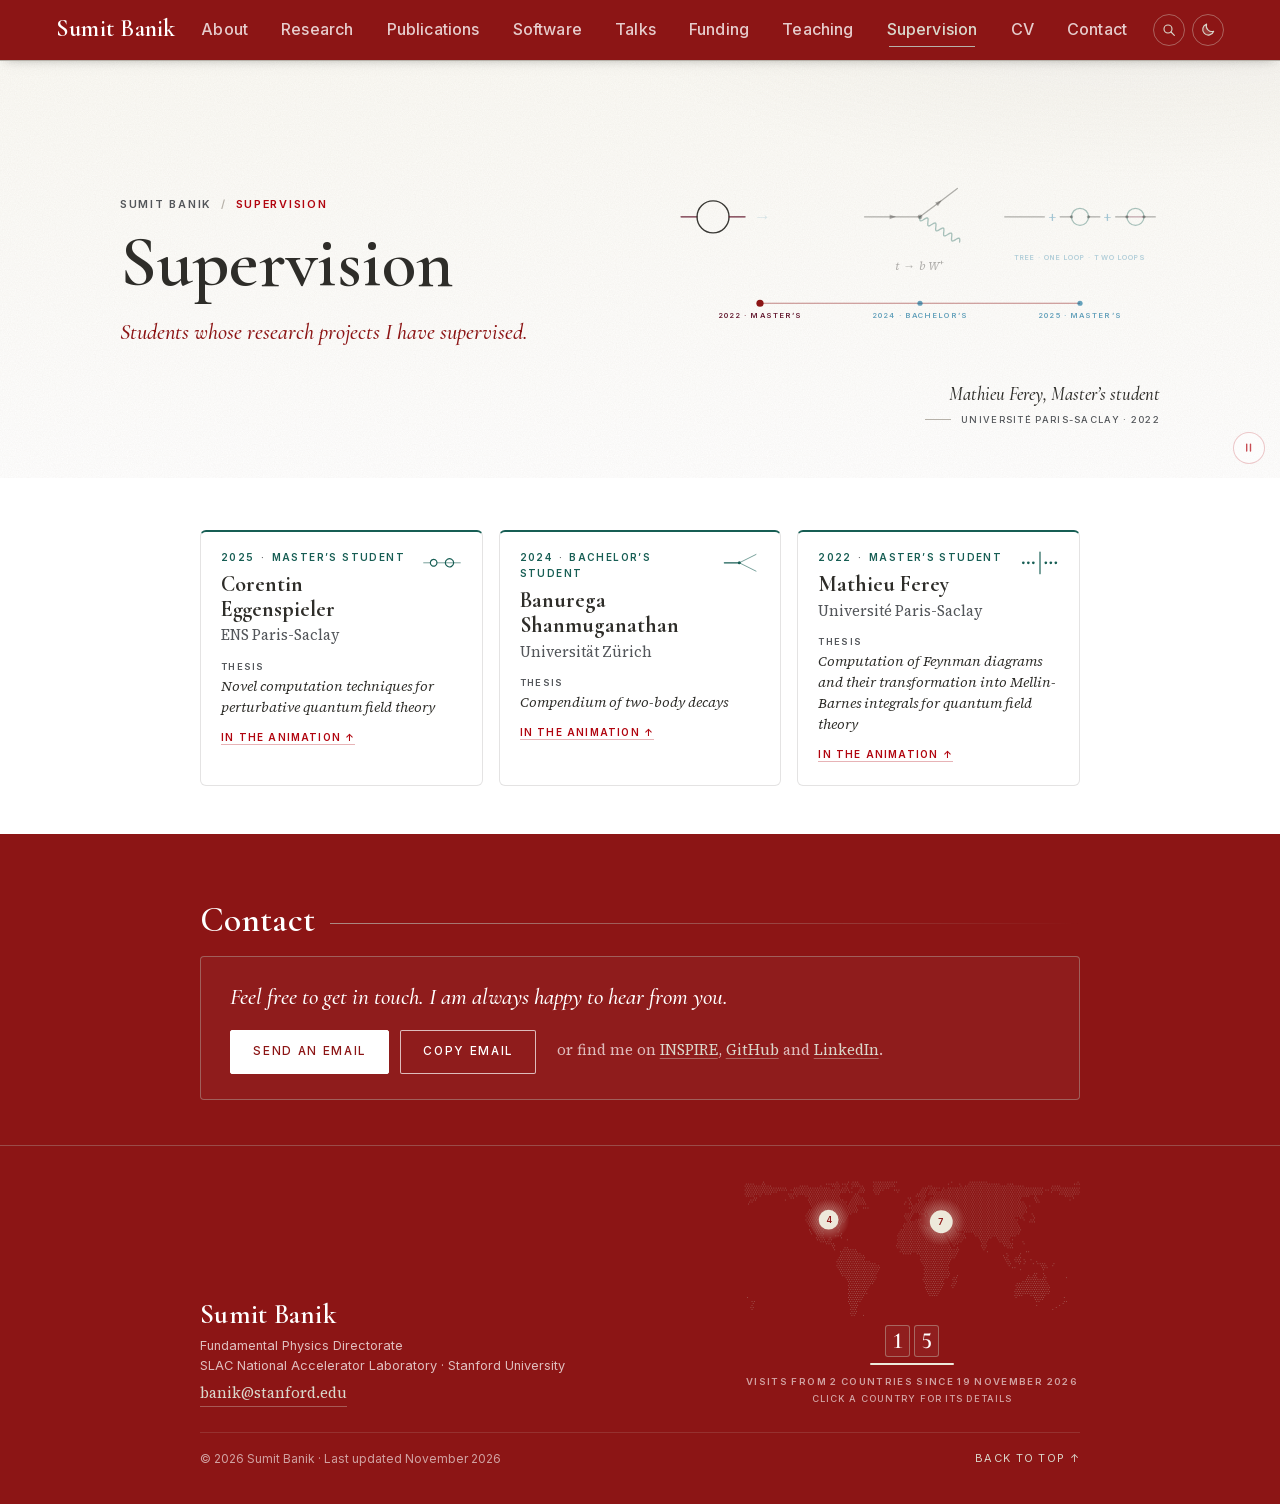
<file: supervision.html>
<!doctype html>
<html lang="en">
<head>
<meta charset="utf-8">
<meta name="viewport" content="width=device-width, initial-scale=1">
<title>Supervision | Sumit Banik</title>
<meta name="description" content="Supervision of Sumit Banik, theoretical particle physicist at SLAC and Stanford. Students whose research projects I have supervised.">
<meta name="author" content="Sumit Banik">
<link rel="canonical" href="https://sumitbanikgit.github.io/supervision.html">
<meta name="color-scheme" content="light">
<meta name="theme-color" content="#8c1515">
<meta name="google-site-verification" content="J_Jvw2FJX-3FkRbdrWuaTEjCMIrBDiNggvvBCp2Pl-k">
<meta property="og:type" content="profile">
<meta property="og:title" content="Supervision | Sumit Banik">
<meta property="og:description" content="Supervision of Sumit Banik, theoretical particle physicist at SLAC and Stanford. Students whose research projects I have supervised.">
<meta property="og:url" content="https://sumitbanikgit.github.io/supervision.html">
<meta property="og:image" content="https://sumitbanikgit.github.io/assets/card.png">
<meta property="og:image:width" content="1200">
<meta property="og:image:height" content="630">
<meta property="og:image:alt" content="Sumit Banik, Postdoctoral Researcher, Fundamental Physics Directorate, SLAC National Accelerator Laboratory and Stanford University">
<meta name="twitter:card" content="summary_large_image">
<link rel="icon" href="favicon.ico?v=6ac7440e" sizes="32x32">
<link rel="icon" href="assets/favicon.svg?v=6ac7440e" type="image/svg+xml">
<link rel="apple-touch-icon" href="assets/apple-touch-icon.png?v=6ac7440e">
<link rel="preload" href="assets/fonts/cormorant-garamond-normal-latin.woff2" as="font" type="font/woff2" crossorigin>
<link rel="preload" href="assets/fonts/source-serif-4-normal-latin.woff2" as="font" type="font/woff2" crossorigin>
<link rel="preload" href="assets/fonts/inter-normal-latin.woff2" as="font" type="font/woff2" crossorigin>
<link rel="stylesheet" href="assets/fonts/fonts.css?v=6ac7587c">
<link rel="stylesheet" href="assets/style.css?v=6aff3965">
<script>document.documentElement.classList.add("js");try{if(!sessionStorage.getItem("sb-intro")&&!matchMedia("(prefers-reduced-motion: reduce)").matches){document.documentElement.classList.add("intro-on");sessionStorage.setItem("sb-intro","1")}}catch(e){}try{if(localStorage.getItem("sb-still")==="1")document.documentElement.classList.add("still")}catch(e){}try{var t=localStorage.getItem("sb-theme");if(t==="dark"||(!t&&matchMedia("(prefers-color-scheme: dark)").matches))document.documentElement.setAttribute("data-theme","dark")}catch(e){}</script>
</head>
<body id="top" class="page-supervision">
<div class="intro" aria-hidden="true"><svg viewBox="-100 -60 200 120" preserveAspectRatio="xMidYMid slice"><g class="det"><circle class="ly" cx="0" cy="0" r="9" style="--d:0.12s"/><circle class="ly" cx="0" cy="0" r="21" style="--d:0.20s"/><circle class="ly" cx="0" cy="0" r="34" style="--d:0.28s"/><circle class="ly" cx="0" cy="0" r="52" style="--d:0.36s"/></g><g class="trs"><path class="tr" pathLength="1" style="--d:0.660s;--t:0.62s" d="M0 0A39.4 39.4 0 0 0 37.9 -38.8"/><path class="tr" pathLength="1" style="--d:0.674s;--t:0.62s" d="M0 0A27.3 27.3 0 0 0 34.0 -31.9"/><path class="tr" pathLength="1" style="--d:0.688s;--t:0.62s" d="M0 0A58.2 58.2 0 0 0 89.3 -26.0"/><path class="tr" pathLength="1" style="--d:0.702s;--t:0.62s" d="M0 0A27.6 27.6 0 0 0 46.7 3.4"/><path class="tr" pathLength="1" style="--d:0.716s;--t:0.62s" d="M0 0A29.5 29.5 0 0 0 43.9 23.4"/><path class="tr" pathLength="1" style="--d:0.730s;--t:0.62s" d="M0 0A114.7 114.7 0 0 0 8.0 67.0"/><path class="tr" pathLength="1" style="--d:0.744s;--t:0.62s" d="M0 0A36.2 36.2 0 0 1 -32.6 11.3"/><path class="tr" pathLength="1" style="--d:0.758s;--t:0.62s" d="M0 0A55.8 55.8 0 0 1 -43.0 8.5"/><path class="tr hard" pathLength="1" style="--d:0.772s;--t:0.42s" d="M0 0A212.5 212.5 0 0 1 -51.1 4.2"/><path class="tr" pathLength="1" style="--d:0.786s;--t:0.62s" d="M0 0A101.5 101.5 0 0 1 -45.5 -21.9"/><path class="tr hard" pathLength="1" style="--d:0.800s;--t:0.42s" d="M0 0A219.4 219.4 0 0 1 -50.5 -34.9"/><path class="tr" pathLength="1" style="--d:0.814s;--t:0.62s" d="M0 0A35.7 35.7 0 0 1 46.2 -52.2"/><path class="tr hard" pathLength="1" style="--d:0.828s;--t:0.42s" d="M0 0A292.0 292.0 0 0 0 -23.4 -53.9"/><path class="tr" pathLength="1" style="--d:0.842s;--t:0.62s" d="M0 0A28.7 28.7 0 0 1 52.9 -13.5"/><path class="tr" pathLength="1" style="--d:0.856s;--t:0.62s" d="M0 0A158.8 158.8 0 0 1 65.4 -60.2"/><path class="tr hard" pathLength="1" style="--d:0.870s;--t:0.42s" d="M0 0A203.9 203.9 0 0 0 32.3 -45.6"/><path class="tr" pathLength="1" style="--d:0.884s;--t:0.62s" d="M0 0A40.2 40.2 0 0 0 4.4 -71.3"/><path class="tr nu" pathLength="1" style="--d:0.70s;--t:.5s" d="M0 0L59.1 74.4"/><path class="tr nu" pathLength="1" style="--d:0.73s;--t:.5s" d="M0 0L-69.0 -65.3"/></g><circle class="flash" cx="0" cy="0" r="6"/></svg><div class="pr l"><svg viewBox="-10 -10 20 20"><circle class="pr-body" r="9"/><g class="qs"><circle class="q" cx="0.00" cy="-4.30" r="1.9"/><circle class="q" cx="3.72" cy="2.15" r="1.9"/><circle class="q d" cx="-3.72" cy="2.15" r="1.9"/></g></svg></div><div class="pr r"><svg viewBox="-10 -10 20 20"><circle class="pr-body" r="9"/><g class="qs"><circle class="q" cx="-0.00" cy="-4.30" r="1.9"/><circle class="q" cx="-3.72" cy="2.15" r="1.9"/><circle class="q d" cx="3.72" cy="2.15" r="1.9"/></g></svg></div></div>
<a class="skip" href="#main">Skip to content</a>

<div class="navbar">
  <div class="wrap nav-inner">
    <a class="brand" href="index.html">Sumit Banik</a>
    <nav aria-label="Pages"><div class="nav-item"><a href="index.html#about">About</a><div class="nav-drop"><a href="index.html#about"><span class="nd-t">About me</span></a><a href="index.html#recent-news"><span class="nd-t">Recent news</span></a><a href="index.html#academic-journey"><span class="nd-t">Academic journey</span><span class="nd-n">Kolkata to San Francisco</span></a><a href="index.html#explore"><span class="nd-t">Explore the site</span></a></div></div><div class="nav-item"><a href="research.html">Research</a><div class="nav-drop"><a class="nd-page" href="research.html">Research page <span aria-hidden="true">→</span></a><a href="research.html#top"><span class="nd-t">A tour of my papers</span><span class="nd-n">30 animated slides</span></a><a href="research.html#research-domains"><span class="nd-t">Research domains</span></a><a href="research.html#selected-work"><span class="nd-t">Selected work</span></a><a href="research.html#a-map-of-the-papers"><span class="nd-t">A map of the papers</span><span class="nd-n">Placed by what they are about</span></a><a href="research.html#one-integral-two-series"><span class="nd-t">One integral, two series</span><span class="nd-n">Two series on a slider</span></a></div></div><div class="nav-item"><a href="publications.html">Publications</a><div class="nav-drop"><a class="nd-page" href="publications.html">Publications page <span aria-hidden="true">→</span></a><a href="publications.html#preprints"><span class="nd-t">Preprints</span><span class="nd-n">One paper</span></a><a href="publications.html#journal-articles"><span class="nd-t">Journal articles</span><span class="nd-n">22 papers</span></a><a href="publications.html#conference-proceedings"><span class="nd-t">Conference proceedings</span><span class="nd-n">7 contributions</span></a><a href="publications.html#thesis"><span class="nd-t">PhD thesis</span><span class="nd-n">IISc, 2022</span></a></div></div><div class="nav-item"><a href="software.html">Software</a><div class="nav-drop"><a class="nd-page" href="software.html">Software page <span aria-hidden="true">→</span></a><a href="software.html#mbconichulls"><span class="nd-t">MBConicHulls</span><span class="nd-n">Mellin-Barnes integrals as hypergeometric series</span></a><a href="software.html#feyngkz"><span class="nd-t">FeynGKZ</span><span class="nd-n">Feynman integrals from GKZ hypergeometric systems</span></a><a href="software.html#hyperprecision"><span class="nd-t">HyperPrecision</span><span class="nd-n">Hypergeometric functions to high precision</span></a><a href="software.html#slq-rg"><span class="nd-t">SLQ-RG</span><span class="nd-n">Two-loop RG equations of the SM with five scalar leptoquarks</span></a></div></div><div class="nav-item"><a href="talks.html">Talks</a><div class="nav-drop"><a class="nd-page" href="talks.html">Talks page <span aria-hidden="true">→</span></a><a href="talks.html#talks"><span class="nd-t">Recent talks</span><span class="nd-n">The latest 6</span></a><a href="talks.html#earlier-talks"><span class="nd-t">Earlier talks</span><span class="nd-n">25 more since 2020</span></a></div></div><div class="nav-item"><a href="funding.html">Funding</a><div class="nav-drop"><a class="nd-page" href="funding.html">Funding page <span aria-hidden="true">→</span></a><a href="funding.html#postdoctoral-fellowships-and-grants"><span class="nd-t">Postdoctoral fellowships and grants</span></a><a href="funding.html#doctoral-and-masters-fellowships"><span class="nd-t">Doctoral and master’s fellowships</span></a></div></div><div class="nav-item"><a href="teaching.html">Teaching</a><div class="nav-drop"><a class="nd-page" href="teaching.html">Teaching page <span aria-hidden="true">→</span></a><a href="teaching.html#proseminar-theoretische-physik"><span class="nd-t">Proseminar Theoretische Physik</span><span class="nd-n">Universität Zürich, 2025</span></a><a href="teaching.html#flavour-physics"><span class="nd-t">Flavour Physics</span><span class="nd-n">Universität Zürich, 2024</span></a><a href="teaching.html#quantum-field-theory-i"><span class="nd-t">Quantum Field Theory I</span><span class="nd-n">ETH Zürich, 2023</span></a><a href="teaching.html#introductory-physics-ii"><span class="nd-t">Introductory Physics II</span><span class="nd-n">Indian Institute of Science, 2020</span></a></div></div><div class="nav-item"><a href="supervision.html" class="here" aria-current="page">Supervision</a><div class="nav-drop"><a class="nd-page" href="supervision.html">Supervision page <span aria-hidden="true">→</span></a><a href="#corentin-eggenspieler"><span class="nd-t">Corentin Eggenspieler</span><span class="nd-n">Master’s student, 2025</span></a><a href="#banurega-shanmuganathan"><span class="nd-t">Banurega Shanmuganathan</span><span class="nd-n">Bachelor’s student, 2024</span></a><a href="#mathieu-ferey"><span class="nd-t">Mathieu Ferey</span><span class="nd-n">Master’s student, 2022</span></a></div></div><div class="nav-item"><a href="cv.html">CV</a><div class="nav-drop"><a class="nd-page" href="cv.html">CV page <span aria-hidden="true">→</span></a><a href="cv.html#positions"><span class="nd-t">Positions</span></a><a href="cv.html#education"><span class="nd-t">Education</span></a><a href="cv.html#fellowships-and-grants"><span class="nd-t">Fellowships and grants</span></a><a href="cv.html#research-interests"><span class="nd-t">Research interests</span></a><a href="cv.html#computing"><span class="nd-t">Computing</span></a><a href="cv.html#refereeing"><span class="nd-t">Refereeing</span></a><a href="assets/cv/Sumit_Banik_CV.pdf"><span class="nd-t">Download the CV (PDF)</span></a></div></div><div class="nav-item"><a href="contact.html">Contact</a><div class="nav-drop"><a class="nd-page" href="contact.html">Contact page <span aria-hidden="true">→</span></a><a href="mailto:banik@stanford.edu"><span class="nd-t">Write to me</span><span class="nd-n">banik@stanford.edu</span></a><a href="contact.html#reach"><span class="nd-t">Address and profiles</span></a></div></div></nav>
    <div class="nav-tools"><button class="ss-btn" type="button" aria-label="Search the site" title="Search the site (press /)"><svg viewBox="0 0 24 24" aria-hidden="true"><circle cx="10.5" cy="10.5" r="6"/><path d="M15 15l5 5"/></svg></button><button class="theme-toggle" type="button" aria-pressed="false" aria-label="Dark mode" title="Switch to dark mode"><svg viewBox="0 0 24 24" aria-hidden="true"><g class="tt-sun"><circle cx="12" cy="12" r="4.2"/><path d="M12 2.6v2.1M12 19.3v2.1M2.6 12h2.1M19.3 12h2.1M5.4 5.4l1.5 1.5M17.1 17.1l1.5 1.5M5.4 18.6l1.5-1.5M17.1 6.9l1.5-1.5"/></g><path class="tt-moon" d="M19.5 14.6A8 8 0 0 1 9.4 4.5a8 8 0 1 0 10.1 10.1z"/></svg></button></div>
  </div>
</div>

<header class="masthead hero page-hero" data-scene="mentoring">
  <canvas class="field" aria-hidden="true"></canvas>
  <div class="wrap hero-inner">
   <div class="hero-text">
    <p class="crumb"><a href="index.html">Sumit Banik</a><span aria-hidden="true">/</span>Supervision</p>
    <h1 class="page-title" aria-label="Supervision"><span class="w" aria-hidden="true"><span class="ch" style="--i:0">S</span><span class="ch" style="--i:1">u</span><span class="ch" style="--i:2">p</span><span class="ch" style="--i:3">e</span><span class="ch" style="--i:4">r</span><span class="ch" style="--i:5">v</span><span class="ch" style="--i:6">i</span><span class="ch" style="--i:7">s</span><span class="ch" style="--i:8">i</span><span class="ch" style="--i:9">o</span><span class="ch" style="--i:10">n</span></span></h1>
    <p class="page-sub">Students whose research projects I have supervised.</p>
   </div>
   <div class="hero-stage" aria-hidden="true">
    <script type="application/json" class="scene-data">{"students":[{"y":2022,"n":"Mathieu Ferey","l":"Master’s student","i":"Université Paris-Saclay","th":"Computation of Feynman diagrams and their transformation into Mellin-Barnes integrals for quantum field theory"},{"y":2024,"n":"Banurega Shanmuganathan","l":"Bachelor’s student","i":"Universität Zürich","th":"Compendium of two-body decays"},{"y":2025,"n":"Corentin Eggenspieler","l":"Master’s student","i":"ENS Paris-Saclay","th":"Novel computation techniques for perturbative quantum field theory"}]}</script>
    <div class="scene-meta"><p class="scene-cap">3 students since 2022</p><p class="scene-hint">Click or use the arrow keys for the next student</p></div>
   </div>
  </div>
<button class="motion-toggle" type="button" aria-pressed="false" aria-label="Pause the animations" title="Pause the animations on every page"><svg viewBox="0 0 24 24" aria-hidden="true"><path class="mt-pause" d="M9 6.5v11M15 6.5v11"/><path class="mt-play" d="M8.5 6.2v11.6l9.4-5.8z"/></svg></button>
</header>
<main id="main" class="wrap">

<section class="chapter" id="supervision">
<div class="students"><article class="student" id="corentin-eggenspieler"><svg class="ix" viewBox="0 0 48 30" aria-hidden="true"><path class="flow thin" pathLength="1" style="--da:0.1000;--dg:0.0846;--dp:0.1846" d="M2 15H10M18 15H28M38 15H46"/><path pathLength="1" d="M18 15A4 4 0 1 1 18 14.9M38 15A5 5 0 1 1 38 14.9"/><path class="thin" pathLength="1" d="M28 15H38"/></svg><div class="kicker">2025 <span class="sep">·</span> Master’s student</div><h4 class="student-name" aria-level="2">Corentin Eggenspieler</h4><div class="student-inst">ENS Paris-Saclay</div><p class="student-thesis"><span>Thesis</span><i>Novel computation techniques for perturbative quantum field theory</i></p><button class="on-board" type="button" data-pick="Corentin Eggenspieler" aria-label="Show the project of Corentin Eggenspieler in the animation above">In the animation <span aria-hidden="true">↑</span></button></article><article class="student" id="banurega-shanmuganathan"><svg class="ix" viewBox="0 0 48 30" aria-hidden="true"><path class="flow" pathLength="1" style="--da:0.1444;--dg:0.1222;--dp:0.2667" d="M4 15H22"/><path class="flow thin" pathLength="1" style="--da:0.0581;--dg:0.0492;--dp:0.1073" d="M22 15L42 5M22 15L42 25"/><circle cx="22" cy="15" r="1.8"/></svg><div class="kicker">2024 <span class="sep">·</span> Bachelor’s student</div><h4 class="student-name" aria-level="2">Banurega Shanmuganathan</h4><div class="student-inst">Universität Zürich</div><p class="student-thesis"><span>Thesis</span><i>Compendium of two-body decays</i></p><button class="on-board" type="button" data-pick="Banurega Shanmuganathan" aria-label="Show the project of Banurega Shanmuganathan in the animation above">In the animation <span aria-hidden="true">↑</span></button></article><article class="student" id="mathieu-ferey"><svg class="ix" viewBox="0 0 48 30" aria-hidden="true"><path class="flow" pathLength="1" style="--da:0.1000;--dg:0.0846;--dp:0.1846" d="M24 28V2"/><circle cx="16" cy="15" r="1.6"/><circle cx="10" cy="15" r="1.6"/><circle cx="4" cy="15" r="1.6"/><circle cx="31" cy="15" r="1.6"/><circle cx="37" cy="15" r="1.6"/><circle cx="43" cy="15" r="1.6"/></svg><div class="kicker">2022 <span class="sep">·</span> Master’s student</div><h4 class="student-name" aria-level="2">Mathieu Ferey</h4><div class="student-inst">Université Paris-Saclay</div><p class="student-thesis"><span>Thesis</span><i>Computation of Feynman diagrams and their transformation into Mellin-Barnes integrals for quantum field theory</i></p><button class="on-board" type="button" data-pick="Mathieu Ferey" aria-label="Show the project of Mathieu Ferey in the animation above">In the animation <span aria-hidden="true">↑</span></button></article></div><script>
(function () {                              // a card asks the animation at the top for its own part: a course's equations,
  var reduce = window.matchMedia && matchMedia('(prefers-reduced-motion: reduce)').matches;   // a student's project, an award
  Array.prototype.forEach.call(document.querySelectorAll('.on-board'), function (b) {
    b.addEventListener('click', function () {
      if (window.CustomEvent) document.dispatchEvent(b.dataset.course ? new CustomEvent('chalkcourse', { detail: { course: b.dataset.course } })
                                                                    : new CustomEvent('scenepick', { detail: { name: b.dataset.pick } }));
      window.scrollTo({ top: 0, behavior: reduce ? 'auto' : 'smooth' });
    });
  });
})();
</script>
</section>

<section class="chapter" id="contact">
<h2 class="chapter-title">Contact</h2>
<div class="contact-card">
  <p class="prose contact-lede">Feel free to get in touch. I am always happy to hear from you.</p>
  <p><a class="button" href="mailto:banik@stanford.edu">Send an email</a>
  <button class="button copy-addr" type="button" data-copy="banik@stanford.edu">Copy email</button><span class="sr-only" role="status" aria-live="polite"></span><script>
(function () {                              // the contact band: copy the email address, for readers with no email app
  var b = document.querySelector('.copy-addr');
  if (!b) return;
  if (!(navigator.clipboard && window.isSecureContext)) { b.remove(); return; }
  var said = b.nextElementSibling, label = b.textContent, timer;
  b.addEventListener('click', function () {
    navigator.clipboard.writeText(b.getAttribute('data-copy')).then(function () {
      b.style.minWidth = b.offsetWidth + 'px';          // the shorter word keeps the button's width
      b.classList.add('done'); b.textContent = 'Copied'; said.textContent = 'Email address copied';
      clearTimeout(timer);
      timer = setTimeout(function () { b.classList.remove('done'); b.textContent = label; said.textContent = ''; }, 2200);
    }).catch(function () {});
  });
})();
</script>
  <span class="contact-alt">or find me on <a href="https://inspirehep.net/authors/1810309">INSPIRE</a>,
  <a href="https://github.com/SumitBanikGit">GitHub</a> and <a href="https://www.linkedin.com/in/waytosumitbanik">LinkedIn</a>.</span></p>
</div>
</section>

</main>

<footer>
<div class="wrap foot">
  <div class="foot-id">
    <div class="foot-name">Sumit Banik</div>
    <div class="foot-aff">Fundamental Physics Directorate<br><span class="aff-a">SLAC National Accelerator Laboratory</span><span class="aff-sep"> · </span><span class="aff-a">Stanford&nbsp;University</span></div>
    <a class="foot-mail" href="mailto:banik@stanford.edu">banik@stanford.edu</a>
  </div>
  <div class="visitors" hidden>
    <div class="vis-map" role="group" tabindex="0" aria-label="Visits by country. The arrow keys go through the countries."><img src="/assets/map/world-dots.svg?v=6ac7440e" alt="" width="1200" height="482" loading="lazy"><svg class="vis-dots" aria-hidden="true" focusable="false"><defs><radialGradient id="vis-glow"><stop offset="0" stop-color="#e8e4d5" stop-opacity=".55"/><stop offset="1" stop-color="#e8e4d5" stop-opacity="0"/></radialGradient></defs></svg><span class="vis-tag" aria-hidden="true"></span></div>
    <div class="vis-count" aria-hidden="true"></div>
    <div class="vis-share" aria-hidden="true"><i></i></div>
    <div class="vis-label" aria-hidden="true"></div>
    <div class="vis-sub" aria-hidden="true"></div>
    <p class="sr-only vis-sum"></p><span class="sr-only vis-say" aria-live="polite"></span>
  </div>
<script>
(function () {                              // the footer map of visitors, from assets/visitors.json, kept up to date while the page is open
  var box = document.querySelector('.visitors');
  if (!box || !window.fetch) return;
  var reduce = matchMedia('(prefers-reduced-motion: reduce)').matches, touch = matchMedia('(hover: none)').matches, SRC = '/assets/visitors.json';
  function load() { return fetch(SRC, { cache: 'no-cache' }).then(function (r) { return r.ok ? r.json() : null; }); }
  load().then(function (d0) {
    if (!d0 || !(d0.total >= 0)) return;      // (shown at nought too, right after the count starts again)
    var NS = 'http://www.w3.org/2000/svg', map = box.querySelector('.vis-map'), svg = box.querySelector('.vis-dots'),
        tag = box.querySelector('.vis-tag'), label = box.querySelector('.vis-label'), sub = box.querySelector('.vis-sub'),
        bar = box.querySelector('.vis-share'), say = box.querySelector('.vis-say'), odo = box.querySelector('.vis-count');
    var hint = (touch ? 'Tap' : 'Click') + ' a country for its details';
    var THE = /^(US|GB|NL|CZ|AE|PH|DO|CF|CD|BS|GM|KM|MV|SC|SB|MH|KY|VG|VI|TC|FO|FK)$/;
    var ORD = ['first', 'second', 'third', 'fourth', 'fifth', 'sixth', 'seventh', 'eighth', 'ninth', 'tenth'];
    function clamp(x) { return x < 0 ? 0 : x > 1 ? 1 : x; }
    function ease(x) { x = clamp(x); return 1 - Math.pow(1 - x, 3); }
    function easeIO(x) { x = clamp(x); return x < 0.5 ? 4 * x * x * x : 1 - Math.pow(2 - 2 * x, 3) / 2; }
    function fmt(v) { return v < 1000 ? String(v) : (v / 1000).toFixed(v < 9950 ? 1 : 0).replace('.0', '') + 'k'; }
    var d, all, n, top, since, line, key = '', pts = [], picked = null, hov = null, ready = false;
    function share(c) { var p = 100 * c.v / d.total; return p < 0.1 ? 'under 0.1 %' : (p >= 10 ? Math.round(p) : p.toFixed(1).replace('.0', '')) + ' %'; }
    function rank(c) {                         // first of 13 countries, joint tenth of 13 countries
      var k = 1 + all.filter(function (o) { return o.v > c.v; }).length, tie = all.some(function (o) { return o !== c && o.v === c.v; });
      return n === 1 ? 'the only country so far' : (tie ? 'joint ' : '') + (ORD[k - 1] || k + 'th') + ' of ' + n + ' countries';
    }
    function sig(x) { return JSON.stringify([x.total, (x.countries || []).map(function (c) { return c.c + c.v; })]); }

    var leads = document.createElementNS(NS, 'g'); leads.setAttribute('class', 'vis-leads'); svg.appendChild(leads);
    function use(nd) {                        // take in a set of numbers: a bubble for each country, the busiest drawn last
      d = nd; all = d.countries || []; n = all.length; top = n ? all[0].v : 1; key = sig(d);
      d.total = Math.max(d.total, all.reduce(function (a, c) { return a + c.v; }, 0));   // (never fewer than the countries add up to)
      since = new Date(d.since + 'T12:00:00Z').toLocaleString('en-GB', { day: 'numeric', month: 'long', year: 'numeric', timeZone: 'UTC' });
      line = (d.total === 1 ? 'visit' : 'visits') + (n ? ' from ' + n + (n === 1 ? ' country' : ' countries') : '') + ' since ' + since;
      all.forEach(function (c) { c.name = (THE.test(c.c) ? 'the ' : '') + c.n; });
      pts.forEach(function (c) { leads.removeChild(c.ln); leads.removeChild(c.sp); svg.removeChild(c.g); });
      pts = all.filter(function (c) { return typeof c.x === 'number'; });
      pts.slice().reverse().forEach(function (c) {
        var i = pts.indexOf(c), big = i < 24;  // (past the 24 busiest, a plain dot without its number)
        c.r0 = big ? 7.5 + 4.5 * Math.sqrt(c.v / top) : 3.2;
        if (big) c.r0 = Math.max(c.r0, fmt(c.v).length * 3.3 + 2.5);
        c.ln = document.createElementNS(NS, 'line'); c.ln.setAttribute('class', 'lead');
        c.sp = document.createElementNS(NS, 'circle'); c.sp.setAttribute('class', 'spot'); c.sp.setAttribute('r', '1.5');
        leads.appendChild(c.ln); leads.appendChild(c.sp);
        c.g = document.createElementNS(NS, 'g'); c.g.setAttribute('class', 'vb' + (i < 3 ? ' hot' : ''));
        if (i < 3) c.g.style.setProperty('--d', (i * 1.05) + 's');
        c.g.innerHTML = '<g class="vb-grow"><g class="vb-in"><circle class="halo" r="' + (2.1 * c.r0).toFixed(1) + '"/><circle class="ring" r="' +
          c.r0.toFixed(1) + '"/><circle class="core" r="' + c.r0.toFixed(1) + '"/>' + (big ? '<text class="num" dy=".36em" font-size="' +
          (c.r0 >= 9 ? 9.5 : 8.5) + '">0</text>' : '') + '</g></g>';
        c.grow = c.g.firstChild; c.t = c.g.querySelector('text');
        svg.appendChild(c.g);
      });
      box.querySelector('.vis-sum').textContent = d.total.toLocaleString('en-US') + ' ' + line + '.' +
        (n ? ' ' + all.map(function (c) { return c.n + ' ' + c.v; }).join(', ') + '.' : '');
    }
    function layout() {                       // the bubbles at their countries, pushed apart until none overlap
      var W = map.clientWidth, H = map.clientHeight;
      if (!W || !H) return;
      var s = W / 1200, i, j;
      svg.setAttribute('viewBox', '0 0 ' + W + ' ' + H);
      pts.forEach(function (c) { c.r = c.r0; c.tx = c.x * s; c.ty = Math.min(476, Math.max(6, c.y)) * s; c.px = c.tx; c.py = c.ty; });
      for (var it = 0; it < 260; it++) {
        for (i = 0; i < pts.length; i++) for (j = i + 1; j < pts.length; j++) {
          var a = pts[i], b = pts[j], dx = b.px - a.px, dy = b.py - a.py, dd = Math.sqrt(dx * dx + dy * dy), need = a.r + b.r + 1.5;
          if (dd >= need) continue;
          if (dd < 0.01) { dx = Math.cos(i + 2 * j); dy = Math.sin(i + 2 * j); dd = 1; }
          var f = (need - dd) / dd, wa = b.r * b.r / (a.r * a.r + b.r * b.r);
          a.px -= dx * f * wa; a.py -= dy * f * wa; b.px += dx * f * (1 - wa); b.py += dy * f * (1 - wa);
        }
        pts.forEach(function (c) {             // each pulled back towards its country, then kept on the map
          if (it < 180) { c.px += (c.tx - c.px) * 0.03; c.py += (c.ty - c.py) * 0.03; }
          c.px = Math.max(c.r + 1, Math.min(W - c.r - 1, c.px)); c.py = Math.max(c.r + 1, Math.min(H - c.r - 1, c.py));
        });
      }
      pts.forEach(function (c) {
        c.far = Math.sqrt((c.px - c.tx) * (c.px - c.tx) + (c.py - c.ty) * (c.py - c.ty)) > 0.7 * c.r;
        c.ln.setAttribute('x1', c.tx.toFixed(1)); c.ln.setAttribute('y1', c.ty.toFixed(1));
        c.sp.setAttribute('cx', c.tx.toFixed(1)); c.sp.setAttribute('cy', c.ty.toFixed(1));
      });
    }
    function draw(k) {                        // k seconds into the opening: each bubble grows at its country, then moves aside
      pts.forEach(function (c, i) {
        var q = k - i * 0.07, sl = easeIO((q - 0.35) / 0.8), x = c.tx + (c.px - c.tx) * sl, y = c.ty + (c.py - c.ty) * sl;
        c.g.setAttribute('transform', 'translate(' + x.toFixed(1) + ' ' + y.toFixed(1) + ')');
        c.grow.setAttribute('transform', 'scale(' + ease(q / 0.55).toFixed(3) + ')');
        if (c.t) c.t.textContent = fmt(Math.round(c.v * ease(q / 0.9)));
        c.ln.setAttribute('x2', x.toFixed(1)); c.ln.setAttribute('y2', y.toFixed(1));
        c.ln.style.opacity = c.sp.style.opacity = c.far ? sl : 0;
      });
    }

    var cells = [], seps = [];
    function wheels(total) {                  // the counter, one wheel per digit (built again when the total gains a digit)
      var s = total.toLocaleString('en-US'), digits = '';
      if (cells.length === s.replace(/,/g, '').length) return;
      for (var k = 0; k <= 9; k++) digits += '<i>' + k + '</i>';
      odo.innerHTML = s.split('').map(function (ch, i) {
        return ch === ',' ? '<span class="od-sep">,</span>'
          : '<span class="od"><span class="od-strip" style="--n:0;--i:' + i + '">' + digits + '</span></span>';
      }).join('') + '<span class="vis-plus"></span>';
      cells = []; seps = [];
      [].forEach.call(odo.querySelectorAll('.od, .od-sep'), function (el) {
        if (el.className === 'od-sep') seps.push({ el: el, before: cells.length }); else cells.push({ el: el, strip: el.firstChild });
      });
      void odo.offsetWidth;                   // so that new wheels turn up from 0
    }
    function count(v) {                       // the wheels turn to another number, the leading ones fold away
      var ds = String(v), pad = cells.length - ds.length;
      cells.forEach(function (c, i) { c.el.classList.toggle('lead', i < pad); c.strip.style.setProperty('--n', i < pad ? 0 : ds.charAt(i - pad)); });
      seps.forEach(function (p) { p.el.classList.toggle('lead', p.before <= pad); });
    }
    function plus(k) {                        // new visits while the page is open: a small +3 rises beside the counter
      var b = odo.querySelector('.vis-plus');
      if (!b || reduce) return;
      b.textContent = '+' + k; b.classList.remove('up'); void b.offsetWidth; b.classList.add('up');
    }
    function swap(el, text) {                 // a line of text fades over to another
      if (el.textContent === text) return;
      if (reduce || !ready) { el.textContent = text; return; }
      el.classList.add('swap');
      setTimeout(function () { el.textContent = text; el.classList.remove('swap'); }, 170);
    }
    function place(c) {                       // the name of a country above its bubble (below it, near the top edge)
      var was = tag.classList.contains('on');
      tag.textContent = c.n;
      var W = map.clientWidth, tw = tag.offsetWidth, th = tag.offsetHeight, up = c.py - 1.3 * c.r - 5 >= th;
      if (!was) tag.classList.add('jump');
      tag.style.left = Math.max(tw / 2, Math.min(W - tw / 2, c.px)).toFixed(1) + 'px';
      tag.style.top = (up ? c.py - 1.3 * c.r - 5 : c.py + 1.3 * c.r + 5).toFixed(1) + 'px';
      tag.classList.toggle('below', !up);
      if (!was) { void tag.offsetWidth; tag.classList.remove('jump'); }
      tag.classList.add('on');
    }
    function hover(c) {
      if (c === hov) return;
      if (hov) hov.g.classList.remove('hov');
      hov = c;
      if (c) c.g.classList.add('hov');
      if (picked) return;
      if (c) place(c); else tag.classList.remove('on');
    }
    function show() {                         // the chosen country stands out, the counter and the lines speak of it (or of all)
      box.classList.toggle('picked', !!picked);
      pts.forEach(function (p) { p.g.classList.toggle('on', p === picked); p.g.classList.toggle('hov', p === hov); });
      if (picked) place(picked); else if (hov) place(hov); else tag.classList.remove('on');
      count(picked ? picked.v : d.total);
      bar.style.setProperty('--p', (picked ? 100 * picked.v / d.total : 100).toFixed(2) + '%');
      swap(label, picked ? (picked.v === 1 ? 'visit' : 'visits') + ' from ' + picked.name + ' since ' + since : line);
      swap(sub, picked ? share(picked) + ' of all visits · ' + rank(picked) : n ? hint : '');   // (no countries yet, nothing to tap)
    }
    function pick(c) {
      picked = c || null; show();
      say.textContent = picked ? picked.n + ', ' + picked.v + (picked.v === 1 ? ' visit, ' : ' visits, ') + share(picked) +
        ' of all, ' + rank(picked) + '.' : 'All countries, ' + d.total + ' visits.';
    }
    function update(nd) {                     // new numbers while the page is open: the counter turns, the bubbles that grew ping
      var was = {}, before = d.total, pc = picked && picked.c, hc = hov && hov.c;
      all.forEach(function (c) { was[c.c] = c.v; });
      use(nd);
      picked = pc ? pts.filter(function (p) { return p.c === pc; })[0] || null : null;
      hov = hc ? pts.filter(function (p) { return p.c === hc; })[0] || null : null;
      layout(); draw(9); wheels(d.total); show();
      pts.forEach(function (c) {
        if (c.v <= (was[c.c] || 0)) return;
        c.g.classList.add('grew'); setTimeout(function () { c.g.classList.remove('grew'); }, 2600);
      });
      if (d.total > before) plus(d.total - before);
    }
    function hit(ev) {                        // the bubble under the pointer, with some room for a finger
      var R = map.getBoundingClientRect(), x = ev.clientX - R.left, y = ev.clientY - R.top, best = null, bd = 1e9;
      pts.forEach(function (c) { var dd = Math.sqrt((c.px - x) * (c.px - x) + (c.py - y) * (c.py - y)) - c.r; if (dd < bd) { bd = dd; best = c; } });
      return bd <= (ev.pointerType === 'mouse' ? 3 : 10) ? best : null;
    }
    map.addEventListener('pointermove', function (ev) {
      if (ev.pointerType !== 'mouse' || !ready) return;
      var c = hit(ev); hover(c); map.style.cursor = c ? 'pointer' : '';
    });
    map.addEventListener('pointerleave', function () { hover(null); });
    map.addEventListener('click', function (ev) { if (!ready) return; var c = hit(ev); pick(c && c !== picked ? c : null); });
    document.addEventListener('click', function (ev) { if (picked && !map.contains(ev.target)) pick(null); });
    map.addEventListener('keydown', function (ev) {   // the arrow keys go through the countries, Escape back to all of them
      var k = ev.key, i = picked ? pts.indexOf(picked) : -1;
      if (k === 'Escape') { if (!picked) return; pick(null); }
      else if (k === 'ArrowRight' || k === 'ArrowDown') pick(pts[Math.min(pts.length - 1, i + 1)]);
      else if (k === 'ArrowLeft' || k === 'ArrowUp') pick(pts[Math.max(0, i - 1)]);
      else if (k === 'Home' || k === 'End') pick(pts[k === 'Home' ? 0 : pts.length - 1]);
      else return;
      ev.preventDefault(); ev.stopPropagation();
    });

    use(d0); wheels(d.total); count(d.total);
    label.textContent = line; sub.textContent = n ? hint : '';
    box.hidden = false;
    layout(); draw(0);
    if ('ResizeObserver' in window) new ResizeObserver(function () {
      layout(); if (ready) { draw(9); if (picked) place(picked); }
    }).observe(map);
    function poll() {                         // the numbers are fetched again every minute while the page is on screen
      if (!ready || document.hidden) return;
      load().then(function (nd) { if (nd && nd.total >= 0 && sig(nd) !== key) update(nd); }).catch(function () {});
    }
    function finish() {
      draw(9); ready = true; box.classList.add('live');
      setInterval(poll, 60000);
      document.addEventListener('visibilitychange', poll);
    }
    function roll() {
      box.classList.add('rolled');
      if (reduce || document.documentElement.classList.contains('still')) { finish(); return; }
      var t0 = performance.now(), end = 1.25 + 0.07 * pts.length;
      requestAnimationFrame(function frame(now) {
        var k = (now - t0) / 1000;
        if (k < end) { draw(k); requestAnimationFrame(frame); } else finish();
      });
    }
    if (reduce || !('IntersectionObserver' in window)) { roll(); return; }
    var io = new IntersectionObserver(function (en) {
      if (en[0].isIntersecting) { io.disconnect(); setTimeout(roll, 200); }
    }, { threshold: 0.5 });
    io.observe(box);
  }).catch(function () {});
})();
</script>
  <div class="foot-meta">
    <a href="#top">Back to top ↑</a>
    <span>© 2026 Sumit Banik · Last updated November 2026</span>
  </div>
</div>
</footer>

<dialog class="ss" aria-labelledby="ss-title" data-src="/assets/search.json?v=fb3b6901">
 <div class="ss-box">
  <div class="ss-head">
   <svg class="ss-ico" viewBox="0 0 24 24" aria-hidden="true"><circle cx="10.5" cy="10.5" r="6"/><path d="M15 15l5 5"/></svg>
   <label class="sr-only" for="ss-q" id="ss-title">Search the site</label>
   <input class="ss-input" id="ss-q" name="q" type="search" autocomplete="off" spellcheck="false" enterkeyhint="go"
          placeholder="Papers, talks, software, people" role="combobox" aria-expanded="false" aria-controls="ss-list" aria-autocomplete="list">
   <button class="ss-close" type="button" aria-label="Close the search">Esc</button>
  </div>
  <div class="ss-hints"><span class="ss-try">Try</span><button type="button">Mellin-Barnes</button><button type="button">GKZ</button><button type="button">95 GeV</button><button type="button">leptoquarks</button><button type="button">SMEFT</button><button type="button">Zürich</button></div>
  <p class="ss-fix" hidden>Showing results for “<span class="ss-fixed"></span>”. <button type="button" class="ss-orig">Search for “<span></span>” instead</button></p>
  <ul class="ss-list" id="ss-list" role="listbox" aria-label="Results"></ul>
  <div class="ss-foot"><span class="ss-status" role="status" aria-live="polite"></span>
   <span class="ss-keys"><span><kbd>↑</kbd><kbd>↓</kbd> to move</span><span><kbd>Enter</kbd> to open</span><span><kbd>?</kbd> all shortcuts</span></span></div>
 </div>
</dialog>

<dialog class="ss keys-help" aria-labelledby="kh-title">
 <div class="ss-box kh-box">
  <div class="ss-head"><span class="kh-title" id="kh-title">Keyboard shortcuts</span><button class="ss-close kh-close" type="button" aria-label="Close">Esc</button></div>
  <dl class="kh-list">
   <div><dt><kbd>/</kbd> or <kbd>Ctrl</kbd> <kbd>K</kbd></dt><dd>Search the whole site</dd></div>
   <div><dt><kbd>↑</kbd> <kbd>↓</kbd> <kbd>Enter</kbd></dt><dd>Choose and open a result</dd></div>
   <div><dt><kbd>←</kbd> <kbd>→</kbd></dt><dd>Step through the animation at the top of a page, such as the papers of the tour, the awards, the equations on the board, the students or the stages of the CV</dd></div>
   <div><dt><kbd>J</kbd> <kbd>K</kbd></dt><dd>The next or previous paper of the list, on the Publications page</dd></div>
   <div><dt><kbd>O</kbd></dt><dd>Open or fold the abstract of that paper</dd></div>
   <div><dt><kbd>P</kbd></dt><dd>Pause or play the animations, on every page</dd></div>
   <div><dt><kbd>Esc</kbd></dt><dd>Close a search, a menu or this list</dd></div>
   <div><dt><kbd>?</kbd></dt><dd>Show this list</dd></div>
  </dl>
 </div>
</dialog>

<div class="progress" aria-hidden="true"></div>
<a class="to-top" href="#top" aria-label="Back to top"><svg viewBox="0 0 24 24" aria-hidden="true"><path d="M12 19V5M5.5 11.5 12 5l6.5 6.5"/></svg></a>

<script>
(function () {
  var reduce = window.matchMedia('(prefers-reduced-motion: reduce)').matches;
  function reveal(el) {
    if (!el.classList.contains('reveal') || el.classList.contains('in')) return;
    el.classList.add('in');
    var delay = parseInt(el.style.getPropertyValue('--d'), 10) || 0;
    var hold = parseInt(el.dataset.hold, 10) || 900;
    setTimeout(function () { el.classList.remove('reveal', 'in'); el.style.removeProperty('--d'); }, hold + delay);
  }

  /* ---------- publications: topic filter, search, show more ---------- */
  var buttons = document.querySelectorAll('.filters button[data-filter]');   // the topics (not the cross of the domain)
  var pubs = Array.prototype.slice.call(document.querySelectorAll('.pub'));
  var heads = document.querySelectorAll('#publications .sect');
  var search = document.querySelector('.pub-search');
  var more = document.querySelector('.pub-more');
  var empty = document.querySelector('.pub-empty');
  var LIMIT = 8, topic = 'all', query = '', open = false, domain = '';
  var chip = document.querySelector('.dom-chip'), dnames = {};
  try { dnames = JSON.parse(chip.dataset.names); } catch (e) {}
  var dparam = (location.search.match(/[?&]domain=([a-z-]+)/) || [])[1];
  if (chip && dparam && dnames[dparam]) {                 // from a domain card on the Research page
    domain = dparam; chip.querySelector('.dc-n').textContent = dnames[dparam]; chip.hidden = false;
    buttons.forEach(function (x) { if (x.dataset.filter === 'all') x.setAttribute('aria-pressed', 'false'); });   // not all of them
  }
  var pq = {};                                       // a shared view of the list: ?topic=pheno&q=higgs (and ?domain=)
  location.search.replace(/[?&]([a-z]+)=([^&]*)/g, function (m, k, v) { try { pq[k] = decodeURIComponent(v.replace(/\+/g, ' ')); } catch (e) {} });
  if (pq.topic && pq.topic !== 'all' && document.querySelector('.filters button[data-filter="' + pq.topic.replace(/[^a-z]/g, '') + '"]')) {
    topic = pq.topic;
    buttons.forEach(function (x) { x.setAttribute('aria-pressed', x.dataset.filter === topic ? 'true' : 'false'); });
  }
  if (pq.q && search) { search.value = pq.q.slice(0, 80); query = search.value.replace(/\s+/g, ' ').trim().toLowerCase(); }
  var syncURL = function () {                      // and the address follows the list, so that what is shown can be shared
    if (!history.replaceState || !buttons.length) return;
    var ps = [];
    if (domain) ps.push('domain=' + domain);
    if (topic !== 'all') ps.push('topic=' + topic);
    if (query && search) ps.push('q=' + encodeURIComponent(search.value.trim()).replace(/%20/g, '+'));
    var url = location.pathname + (ps.length ? '?' + ps.join('&') : '') + location.hash;
    if (url !== location.pathname + location.search + location.hash) history.replaceState(null, '', url);
  };
  var clearDomain = function () {
    if (!domain) return;
    domain = ''; chip.hidden = true;
    if (topic === 'all') buttons.forEach(function (x) { x.setAttribute('aria-pressed', x.dataset.filter === 'all'); });
    syncURL();
  };
  /* the BibTeX of every paper in the list as it is filtered, in one click */
  var bibAll = document.querySelector('.bib-all'), pubCount = document.querySelector('.pub-count'), bibList = [], bibTimer;
  if (bibAll && !(navigator.clipboard && window.isSecureContext)) { bibAll.remove(); bibAll = null; }
  var bibLabel = function () {
    if (!bibAll || bibAll.classList.contains('done')) return;
    var n = bibList.length;
    bibAll.hidden = !n;
    var bf = document.querySelector('.bib-file'); if (bf) bf.hidden = !n;
    bibAll.querySelector('.cc-l').textContent = n === pubs.length ? 'Copy all ' + n + ' BibTeX entries'
      : n === 1 ? 'Copy its BibTeX' : 'Copy these ' + n + ' BibTeX entries';
  };
  var bibFile = document.querySelector('.bib-file');                     // the same entries, saved as a file
  if (bibFile) bibFile.addEventListener('click', function () {
    var list = bibList.map(function (p) { var c = p.querySelector('.cite-copy'); return c ? c.getAttribute('data-copy') : ''; }).filter(Boolean);
    if (!list.length || !window.Blob || !window.URL) return;
    var url = URL.createObjectURL(new Blob([list.join('\n\n') + '\n'], { type: 'application/x-bibtex' })), a = document.createElement('a');
    a.href = url; a.download = 'banik-publications.bib'; document.body.appendChild(a); a.click(); a.remove();
    setTimeout(function () { URL.revokeObjectURL(url); }, 1000);
  });
  if (bibAll) bibAll.addEventListener('click', function () {
    var list = bibList.map(function (p) { var c = p.querySelector('.cite-copy'); return c ? c.getAttribute('data-copy') : ''; }).filter(Boolean);
    if (!list.length) return;
    navigator.clipboard.writeText(list.join('\n\n') + '\n').then(function () {
      bibAll.classList.add('done');
      bibAll.querySelector('.cc-l').textContent = list.length === 1 ? 'BibTeX copied' : list.length + ' entries copied';
      clearTimeout(bibTimer);
      bibTimer = setTimeout(function () { bibAll.classList.remove('done'); bibLabel(); }, 2400);
    }).catch(function () {});
  });
  function pubText(p) {                              // what a search looks through: the card, not the abstract
    if (!p.dataset.q) p.dataset.q = Array.prototype.map.call(p.querySelectorAll('.title, .meta, .detail, .links a, .links .tag'),
      function (x) { return x.textContent; }).join(' ').replace(/\s+/g, ' ').toLowerCase();   // (names are held together by no-break spaces)
    return p.dataset.q;
  }
  function applyPubs() {
    var shown = 0, matches = 0, narrowed = topic !== 'all' || query !== '' || domain !== '', keys = [], arrived = 0, matched = [];
    pubs.forEach(function (p) {
      var ok = (topic === 'all' || p.dataset.topic.split(' ').indexOf(topic) >= 0) &&
               (!domain || (p.dataset.domains || '').split(' ').indexOf(domain) >= 0) &&
               (!query || pubText(p).indexOf(query) >= 0);
      if (ok) { matches++; matched.push(p); var tt = p.querySelector('.title'); if (tt) keys.push(tt.textContent.replace(/ /g, ' ').trim()); }
      var vis = ok && (open || narrowed || shown < LIMIT);
      if (vis) shown++;
      if (vis && p.hidden && booted && !reduce) {         // a paper that comes back glides into place, a little after the one before
        p.style.setProperty('--k', Math.min(arrived++, 10));
        p.classList.remove('pub-in'); void p.offsetWidth; p.classList.add('pub-in');
      }
      p.hidden = !vis;
      if (vis) reveal(p);
    });
    heads.forEach(function (h) {
      var el = h.nextElementSibling, any = false;
      while (el && el.classList.contains('pub')) { if (!el.hidden) any = true; el = el.nextElementSibling; }
      h.hidden = !any;
    });
    if (more) more.hidden = open || narrowed || matches <= LIMIT;
    bibList = matched; bibLabel();
    if (openAll && openAll.getAttribute('aria-pressed') === 'true')   // "every abstract" holds for papers the filters bring back
      pubs.forEach(function (p) { var d = p.querySelector('details.pub-open'); if (d && !p.hidden) d.open = true; });
    if (pubCount) pubCount.textContent = !pubs.length ? '' : (matches === pubs.length ? 'All ' + matches + ' papers'
      : matches === 1 ? 'One paper of ' + pubs.length : !matches ? 'No papers of ' + pubs.length : matches + ' papers of ' + pubs.length);
    if (empty) empty.hidden = matches > 0;
    if (window.CustomEvent) document.dispatchEvent(new CustomEvent('pubfilter', { detail: { narrowed: narrowed, titles: keys } }));
    if (booted) syncURL();
  }
  buttons.forEach(function (b) {
    b.addEventListener('click', function () {
      topic = b.dataset.filter;
      if (topic === 'all') clearDomain();             // "All" means every paper again
      buttons.forEach(function (x) { x.setAttribute('aria-pressed', x === b); });
      applyPubs();
    });
  });
  var cas = document.querySelectorAll('.coauthors button');   // a co-author: the papers written with them, in the search box
  var caSync = function () {
    Array.prototype.forEach.call(cas, function (b) { b.setAttribute('aria-pressed', query && query === b.dataset.q ? 'true' : 'false'); });
  };
  Array.prototype.forEach.call(cas, function (b) {
    b.addEventListener('click', function () {
      var on = query !== b.dataset.q;
      query = on ? b.dataset.q : ''; if (search) search.value = on ? b.dataset.name : '';
      caSync(); applyPubs();
    });
  });
  if (search) search.addEventListener('input', function () { query = search.value.replace(/\s+/g, ' ').trim().toLowerCase(); caSync(); applyPubs(); });
  if (more) more.addEventListener('click', function () { open = true; applyPubs(); });
  var openAll = document.querySelector('.pub-openall');      // every abstract of the list as it is filtered, open or folded at once
  if (openAll) openAll.addEventListener('click', function () {
    var on = openAll.getAttribute('aria-pressed') !== 'true';
    openAll.setAttribute('aria-pressed', on ? 'true' : 'false');
    openAll.textContent = on ? 'Fold every abstract' : 'Open every abstract';
    pubs.forEach(function (p) { var d = p.querySelector('details.pub-open'); if (d && !p.hidden) d.open = on; });
  });
  var kbAt = null;                                           // J and K step through the papers shown, O opens or folds the one marked
  if (pubs.length) document.addEventListener('keydown', function (ev) {
    var t = ev.target, k = (ev.key || '').toLowerCase(), n;
    if ((k !== 'j' && k !== 'k' && k !== 'o') || ev.metaKey || ev.ctrlKey || ev.altKey) return;
    if ((t && (t.isContentEditable || /^(input|textarea|select)$/i.test(t.tagName))) || document.querySelector('dialog[open]')) return;
    var list = pubs.filter(function (p) { return !p.hidden; }), i = list.indexOf(kbAt);
    if (!list.length) return;
    if (k === 'o') {
      var d = i >= 0 && kbAt.querySelector('details.pub-open');
      if (d) { d.open = !d.open; ev.preventDefault(); }
      return;
    }
    if (i < 0) { for (n = 0; n < list.length - 1 && list[n].getBoundingClientRect().bottom < 90; n++) {} }   // from the first paper in view
    else n = Math.max(0, Math.min(list.length - 1, i + (k === 'j' ? 1 : -1)));
    if (kbAt) kbAt.classList.remove('kb');
    kbAt = list[n]; kbAt.classList.add('kb');
    if (!kbAt.hasAttribute('tabindex')) kbAt.setAttribute('tabindex', '-1');
    kbAt.focus({ preventScroll: true });
    kbAt.scrollIntoView({ block: 'center', behavior: reduce ? 'auto' : 'smooth' });
    ev.preventDefault();
  });
  document.addEventListener('pointerdown', function () { if (kbAt) { kbAt.classList.remove('kb'); kbAt = null; } });
  var sorts = document.querySelectorAll('.pub-sort button');
  Array.prototype.forEach.call(sorts, function (b) {
    b.addEventListener('click', function () {                // newest first, or most cited first (INSPIRE), within each group
      var by = b.dataset.sort, before = [];
      if (!reduce && window.Element && Element.prototype.animate)     // where each paper on screen was, to glide from there
        pubs.forEach(function (p) { if (!p.hidden) before.push([p, p.getBoundingClientRect().top]); });
      Array.prototype.forEach.call(sorts, function (x) { x.setAttribute('aria-pressed', x === b ? 'true' : 'false'); });
      Array.prototype.forEach.call(heads, function (h) {
        var group = [], el = h.nextElementSibling;
        while (el && el.classList.contains('pub')) { group.push(el); el = el.nextElementSibling; }
        group.sort(function (x, y) {
          return by === 'cited' ? (+y.dataset.cited - +x.dataset.cited) || (+y.dataset.n - +x.dataset.n) : +y.dataset.n - +x.dataset.n;
        });
        var at = h;
        group.forEach(function (p) { at.after(p); at = p; });
      });
      pubs = Array.prototype.slice.call(document.querySelectorAll('.pub'));   // the first eight are now those at the top
      applyPubs();
      before.forEach(function (pb, k) {                      // each paper still shown moves from its old place to its new one
        var p = pb[0]; if (p.hidden) return;
        var dy = pb[1] - p.getBoundingClientRect().top;
        if (Math.abs(dy) < 1) return;
        p.animate([{ transform: 'translateY(' + Math.max(-900, Math.min(900, dy)) + 'px)', opacity: Math.abs(dy) > 900 ? 0 : 1 },
                   { transform: 'none', opacity: 1 }],
                  { duration: 620, delay: Math.min(k, 10) * 18, easing: 'cubic-bezier(.2, .7, .2, 1)', fill: 'backwards' });
      });
    });
  });
  if (chip) chip.querySelector('.dc-x').addEventListener('click', function () { clearDomain(); applyPubs(); });
  var booted = false;
  if (query) caSync();                              // a shared search for a co-author presses their name
  applyPubs();
  booted = true;

  /* ---------- a link to a part of a page (from the menu): show it, open it, and bring it into view ---------- */
  function toTarget() {
    var id = decodeURIComponent((location.hash || '').slice(1)), el = id && document.getElementById(id);
    if (!el) return;
    var moved = false;
    if (el.hidden && el.matches('h3.sect[data-group], .pub')) {          // the whole list of papers, unfiltered
      if (topic !== 'all' || query || domain) {
        topic = 'all'; query = ''; if (search) search.value = ''; clearDomain();
        buttons.forEach(function (x) { x.setAttribute('aria-pressed', x.dataset.filter === 'all'); });
      }
      open = true; applyPubs(); moved = true;
    }
    var list = el.parentElement && el.parentElement.closest('details');   // inside a list that folds (the browser may have opened it)
    if (list) {                                   // open it at once, so that the page is long enough to scroll to the row
      list.classList.add('instant'); list.open = true; moved = true;
      setTimeout(function () { list.classList.remove('instant'); }, 800);
    }
    var d = el.matches('details') ? el : el.matches('.pkg, .pub') ? el.querySelector('details.pkg-more, details.pub-open') : null;   // not a whole section
    if (d && !d.open) { d.open = true; moved = true; }
    if (moved) requestAnimationFrame(function () { el.scrollIntoView({ block: 'start', behavior: reduce ? 'auto' : 'smooth' }); });
  }
  toTarget(); window.addEventListener('hashchange', toTarget);

  /* ---------- scroll reveal (staggered within each group) ---------- */
  var sel = ['.chapter-title', '.epigraph', '.prose > p', '.portrait-frame', '.statement', '.about-links', '.journey', '.news li', '.stat',
             '.theme', '.pick', '.card', '.pub', '.talk-card', '.fund', '.course', '.student',
             '.journal', '.blk', '.interest', '.tool', '.tongues', '.contact-card', '.filters', '.sect', '.ex-card', '.award'];
  var items = document.querySelectorAll(sel.join(','));
  if (!reduce && 'IntersectionObserver' in window) {
    var seen = new WeakMap();
    Array.prototype.forEach.call(items, function (el) {
      var parent = el.parentElement, n = seen.get(parent) || 0;
      seen.set(parent, n + 1);
      el.style.setProperty('--d', (n % 6) * 70 + 'ms');
      if (el.querySelector('.ix path.flow, .ex-icon path.flow')) el.dataset.hold = '1800';   // let its flowing lines finish drawing
      el.classList.add('reveal');
    });
    // Elements revealed with a clip mask have zero visible area while hidden, so the
    // observer would never see them: watch their parent instead.
    var owners = new Map();
    var io = new IntersectionObserver(function (entries) {
      entries.forEach(function (e) {
        if (!e.isIntersecting) return;
        (owners.get(e.target) || [e.target]).forEach(reveal);
        io.unobserve(e.target);
      });
    }, { rootMargin: '0px 0px -8% 0px', threshold: 0.02 });
    Array.prototype.forEach.call(items, function (el) {
      if (el.matches('.chapter-title, .portrait-frame')) {
        var host = el.parentElement, list = owners.get(host);
        if (list) list.push(el); else { owners.set(host, [el]); io.observe(host); }
      } else io.observe(el);
    });
  }

  /* ---------- the spine of the news timeline draws itself down as the list comes into view ---------- */
  var spines = document.querySelectorAll('.news');
  if (!reduce && 'IntersectionObserver' in window) {
    var so = new IntersectionObserver(function (en) {
      en.forEach(function (x) { if (x.isIntersecting) { x.target.classList.add('drawn'); so.unobserve(x.target); } });
    }, { rootMargin: '0px 0px -8% 0px', threshold: 0.05 });
    Array.prototype.forEach.call(spines, function (el) { so.observe(el); });
  } else Array.prototype.forEach.call(spines, function (el) { el.classList.add('drawn'); });

  /* ---------- counters in the number boxes ---------- */
  var counters = document.querySelectorAll('.stat .n');
  function count(el) {
    var target = parseInt(el.dataset.count || el.textContent, 10), t0 = null, dur = 1400;
    if (reduce || !target) { el.textContent = target; return; }
    function tick(ts) {
      if (!t0) t0 = ts;
      var k = Math.min(1, (ts - t0) / dur), eased = 1 - Math.pow(1 - k, 3);
      el.textContent = Math.round(target * eased);
      if (k < 1) requestAnimationFrame(tick);
    }
    requestAnimationFrame(tick);
  }
  if ('IntersectionObserver' in window && !reduce) {
    Array.prototype.forEach.call(counters, function (el) { el.dataset.count = el.textContent; el.textContent = '0'; });
    var co = new IntersectionObserver(function (entries) {
      entries.forEach(function (e) { if (e.isIntersecting) { count(e.target); co.unobserve(e.target); } });
    }, { threshold: 0.6 });
    Array.prototype.forEach.call(counters, function (el) { co.observe(el); });
  }

  /* ---------- funding: each amount counts up in its own currency when it comes into view ---------- */
  var amounts = document.querySelectorAll('.fund-amount');
  if (amounts.length && !reduce && 'IntersectionObserver' in window) {
    var ao = new IntersectionObserver(function (entries) {
      entries.forEach(function (x) {
        if (!x.isIntersecting) return;
        ao.unobserve(x.target);
        var el = x.target, m = /^([^0-9]*)([0-9,]+)(.*)$/.exec(el.getAttribute('data-final'));
        if (!m) return;
        var target = parseInt(m[2].replace(/,/g, ''), 10), t0 = null;
        (function step(ts) {
          if (!t0) t0 = ts;
          var k = Math.min(1, (ts - t0) / 1600), v = Math.round(target * (1 - Math.pow(1 - k, 3)));
          el.textContent = m[1] + v.toLocaleString('en-US') + m[3];
          if (k < 1) requestAnimationFrame(step);
          else if (el.closest('.fund')) el.closest('.fund').classList.add('counted');   // the medal answers
        })(performance.now());
      });
    }, { threshold: 0.6 });
    Array.prototype.forEach.call(amounts, function (el) {
      var final = el.textContent, m = /^([^0-9]*)([0-9,]+)(.*)$/.exec(final);
      el.setAttribute('data-final', final);
      if (m) el.textContent = m[1] + '0' + m[3];
      ao.observe(el);
    });
  }

  /* ---------- opening reveal: once the collision has opened the page, let the page animations run ---------- */
  if (document.documentElement.classList.contains('intro-on')) {
    var endIntro = function () { document.documentElement.classList.remove('intro-on'); };
    setTimeout(endIntro, 2150);
    ['pointerdown', 'keydown', 'wheel', 'touchstart'].forEach(function (ev) { window.addEventListener(ev, endIntro, { once: true, passive: true }); });
  }

  /* ---------- magnetic buttons: they lean gently towards the pointer ---------- */
  if (!reduce && window.matchMedia('(hover: hover)').matches) {
    Array.prototype.forEach.call(document.querySelectorAll('.btn, .button, .pub-more'), function (b) {
      b.addEventListener('mousemove', function (e) {
        var r = b.getBoundingClientRect(), x = (e.clientX - r.left) / r.width - 0.5, y = (e.clientY - r.top) / r.height - 0.5;
        b.style.transform = 'translate(' + (x * 10).toFixed(1) + 'px,' + (y * 7).toFixed(1) + 'px)';
      });
      b.addEventListener('mouseleave', function () { b.style.transform = ''; });
    });
  }

  /* ---------- hero parallax: text and detector drift apart as the page scrolls ---------- */
  var heroEl = document.querySelector('.hero'), heroText = heroEl && heroEl.querySelector('.hero-text'),
      heroStage = heroEl && heroEl.querySelector('.hero-stage'),
      heroField = heroEl && !heroEl.hasAttribute('data-scene') && heroEl.querySelector('.field');
  function parallax() {
    if (reduce || !heroEl) return;
    var y = window.scrollY, h = heroEl.offsetHeight;
    var below = heroStage && heroText && heroStage.offsetTop >= heroText.offsetTop + heroText.offsetHeight - 1;
    if (h > window.innerHeight || below) {          // a header taller than the screen (a phone) is read while scrolling, and a scene
                                                      // below the text (phones, tablets) would be run into by the slower text: it stays put
      if (heroText && heroText.style.opacity) heroText.style.transform = heroText.style.opacity = '';
      if (heroField && heroField.style.transform) heroField.style.transform = '';
      return;
    }
    if (y > h) return;
    if (heroText) { heroText.style.transform = 'translateY(' + (y * 0.2).toFixed(1) + 'px)'; heroText.style.opacity = (1 - 0.85 * y / h).toFixed(3); }
    if (heroField) heroField.style.transform = 'translateY(' + (y * 0.38).toFixed(1) + 'px)';
  }
  window.addEventListener('scroll', parallax, { passive: true });
  window.addEventListener('resize', parallax);

  /* ---------- dark mode: follows the system until the reader chooses, then remembers the choice ---------- */
  var root = document.documentElement, tbtns = document.querySelectorAll('.theme-toggle');
  function mark(dark) {
    Array.prototype.forEach.call(tbtns, function (b) {
      b.setAttribute('aria-pressed', dark ? 'true' : 'false'); b.title = dark ? 'Switch to light mode' : 'Switch to dark mode';
    });
  }
  function setTheme(dark, save) {
    if (dark) root.setAttribute('data-theme', 'dark'); else root.removeAttribute('data-theme');
    mark(dark);
    if (save) { try { localStorage.setItem('sb-theme', dark ? 'dark' : 'light'); } catch (e) {} }
    document.dispatchEvent(new CustomEvent('themechange', { detail: { dark: dark } }));
  }
  mark(root.getAttribute('data-theme') === 'dark');
  try {                                             // a soft pulse shows where the switch is, once per visit, until a theme is chosen
    if (!reduce && !localStorage.getItem('sb-theme') && !sessionStorage.getItem('sb-tt-hint')) {
      Array.prototype.forEach.call(tbtns, function (b) { b.classList.add('hint'); }); sessionStorage.setItem('sb-tt-hint', '1');
    }
  } catch (e) {}
  Array.prototype.forEach.call(tbtns, function (tbtn) {
    tbtn.addEventListener('click', function () {
      var dark = root.getAttribute('data-theme') !== 'dark';
      if (reduce || !document.startViewTransition) { setTheme(dark, true); return; }
      var r = tbtn.getBoundingClientRect(), x = r.left + r.width / 2, y = r.top + r.height / 2;
      var end = Math.hypot(Math.max(x, window.innerWidth - x), Math.max(y, window.innerHeight - y));
      root.classList.add('theme-vt');
      var vt = document.startViewTransition(function () { setTheme(dark, true); });
      vt.ready.then(function () {
        root.animate({ clipPath: ['circle(0px at ' + x + 'px ' + y + 'px)', 'circle(' + end + 'px at ' + x + 'px ' + y + 'px)'] },
                     { duration: 650, easing: 'cubic-bezier(.4, 0, .2, 1)', pseudoElement: '::view-transition-new(root)' });
      }).catch(function () {});
      vt.finished.then(function () { root.classList.remove('theme-vt'); }, function () { root.classList.remove('theme-vt'); });
    });
  });
  var dq = window.matchMedia('(prefers-color-scheme: dark)'), follow = function (ev) {
    var saved = null; try { saved = localStorage.getItem('sb-theme'); } catch (e) {}
    if (!saved) setTheme(ev.matches, false);
  };
  if (dq.addEventListener) dq.addEventListener('change', follow); else if (dq.addListener) dq.addListener(follow);

  /* ---------- pause every animation: the canvases, the ticker, the journey map (kept on every page) ---------- */
  var mtBtns = document.querySelectorAll('.motion-toggle');
  var setStill = function (on, save) {
    root.classList.toggle('still', on);
    Array.prototype.forEach.call(mtBtns, function (b) {
      b.setAttribute('aria-pressed', on ? 'true' : 'false');
      b.setAttribute('aria-label', on ? 'Play the animations' : 'Pause the animations');
      b.title = on ? 'Play the animations again' : 'Pause the animations on every page';
    });
    var jsvg = document.querySelector('.journey-map svg');
    if (jsvg && jsvg.pauseAnimations) { if (on) jsvg.pauseAnimations(); else jsvg.unpauseAnimations(); }
    if (save) { try { if (on) localStorage.setItem('sb-still', '1'); else localStorage.removeItem('sb-still'); } catch (e) {} }
    if (window.CustomEvent) document.dispatchEvent(new CustomEvent('motionchange', { detail: { still: on } }));
  };
  Array.prototype.forEach.call(mtBtns, function (b) { b.addEventListener('click', function () { setStill(!root.classList.contains('still'), true); }); });
  if (mtBtns.length) document.addEventListener('keydown', function (ev) {   // P pauses or plays them from the keyboard
    var t = ev.target;
    if ((ev.key !== 'p' && ev.key !== 'P') || ev.metaKey || ev.ctrlKey || ev.altKey) return;
    if ((t && (t.isContentEditable || /^(input|textarea|select)$/i.test(t.tagName))) || document.querySelector('dialog[open]')) return;
    if (getComputedStyle(mtBtns[0]).display === 'none') return;      // (not with reduced motion, where nothing moves)
    ev.preventDefault(); setStill(!root.classList.contains('still'), true);
  });
  if (root.classList.contains('still')) requestAnimationFrame(function () { setStill(true, false); });

  /* ---------- progress bar, back-to-top, current page in the menu ---------- */
  var nav = document.querySelector('.navbar nav'), here = nav && nav.querySelector('.here');
  requestAnimationFrame(function () {               // after the first layout, so that reading the sizes forces none
    if (nav && here && getComputedStyle(nav).overflowX === 'auto' && nav.scrollWidth > nav.clientWidth + 2) {
      var x = here.getBoundingClientRect().left - nav.getBoundingClientRect().left + nav.scrollLeft;   // its place along the strip, not in its menu item
      nav.scrollLeft = Math.max(0, x - (nav.clientWidth - here.offsetWidth) / 2);                    // in the middle of a phone's menu
    }
  });
  /* ---------- the menu's dropdowns on touch screens (iPad and phone): a tap opens one (the page itself
     comes first in it), a second tap on the same item goes to the page, a tap anywhere else closes it ---------- */
  var touchNav = window.matchMedia('(hover: none)'), bar0 = document.querySelector('.navbar');
  var navItems = Array.prototype.slice.call(document.querySelectorAll('.navbar .nav-item'));
  function closeDrops(keep) {
    navItems.forEach(function (it) { if (it !== keep) it.classList.remove('open'); });
    if (nav) nav.classList.toggle('has-open', !!keep);       // the faded edges of a phone's menu would hide the panel
  }
  function placeDrop(it) {
    var a = it.firstElementChild, d = a.nextElementSibling, r = a.getBoundingClientRect(), b = bar0.getBoundingClientRect();
    d.style.top = Math.round(b.bottom - 1) + 'px';
    d.style.left = Math.round(Math.max(8, Math.min(r.left - 6, window.innerWidth - d.offsetWidth - 8))) + 'px';
  }
  navItems.forEach(function (it) {
    var a = it.firstElementChild;
    if (!a || !a.nextElementSibling) return;
    a.addEventListener('click', function (ev) {
      if (!touchNav.matches || it.classList.contains('open')) return;     // a second tap goes to the page
      ev.preventDefault(); closeDrops(it); it.classList.add('open'); placeDrop(it);
    });
  });
  document.addEventListener('click', function (ev) { if (!(ev.target.closest && ev.target.closest('.nav-item'))) closeDrops(null); });
  document.addEventListener('keydown', function (ev) { if (ev.key === 'Escape') closeDrops(null); });
  window.addEventListener('scroll', function () { var o = document.querySelector('.nav-item.open'); if (o) placeDrop(o); }, { passive: true });
  window.addEventListener('resize', function () { closeDrops(null); });
  if (nav) nav.addEventListener('scroll', function () { var o = document.querySelector('.nav-item.open'); if (o) placeDrop(o); }, { passive: true });

  if (nav) {                                       // a menu that scrolls sideways fades out at the edge with more beyond it
    var edges = function () {
      var max = getComputedStyle(nav).overflowX === 'auto' ? nav.scrollWidth - nav.clientWidth : 0;
      nav.classList.toggle('fade-l', max > 2 && nav.scrollLeft > 2);
      nav.classList.toggle('fade-r', max > 2 && nav.scrollLeft < max - 2);
    };
    nav.addEventListener('scroll', edges, { passive: true }); window.addEventListener('resize', edges); requestAnimationFrame(edges);
  }
  var bar = document.querySelector('.progress'), top = document.querySelector('.to-top'), foot = document.querySelector('footer'), cue = document.querySelector('.scroll-cue'),
      col = document.getElementById('main'), lastY = window.scrollY, upward = false;
  function update() {
    var max = document.documentElement.scrollHeight - window.innerHeight, y = window.scrollY;
    if (bar) bar.style.transform = 'scaleX(' + (max > 0 ? y / max : 0) + ')';
    if (Math.abs(y - lastY) > 8) { upward = y < lastY; lastY = y; }
    var atFoot = foot && foot.getBoundingClientRect().top < window.innerHeight;   // the footer has its own link up
    var over = top && col && col.getBoundingClientRect().right > top.getBoundingClientRect().left - 4;   // over the text (a phone, a tablet,
    if (top) top.classList.toggle('show', y > window.innerHeight * 0.9 && !atFoot && (!over || upward));   // a small window): only on the way back up
    if (cue) cue.classList.toggle('gone', window.scrollY > 60);      // the scroll cue steps aside once the reader scrolls
  }
  var upNext = false, later = function () { if (!upNext) { upNext = true; requestAnimationFrame(function () { upNext = false; update(); }); } };
  window.addEventListener('scroll', later, { passive: true });   // once a frame at most, and never before the first layout
  window.addEventListener('resize', later);
  later();

  /* ---------- search the whole site: "/" (or Ctrl K) on any page, or the magnifier in the menu bar ---------- */
  var ss = document.querySelector('dialog.ss[data-src]');
  if (ss && ss.showModal && window.fetch) {
    var ssq = ss.querySelector('.ss-input'), ssl = ss.querySelector('.ss-list'), sst = ss.querySelector('.ss-status'),
        ssh = ss.querySelector('.ss-hints'), ssIndex = null, ssAct = -1, ssHits = [], ssVocab = {}, ssAsTyped = false,
        ssFixNote = ss.querySelector('.ss-fix');
    var ssEdits = function (a, b, most) {             // how many letters to change, give up beyond "most"
      if (Math.abs(a.length - b.length) > most) return most + 1;
      var prev = [], cur, i, j;
      for (j = 0; j <= b.length; j++) prev[j] = j;
      for (i = 1; i <= a.length; i++) {
        cur = [i]; var low = i;
        for (j = 1; j <= b.length; j++) {
          cur[j] = Math.min(prev[j] + 1, cur[j - 1] + 1, prev[j - 1] + (a.charAt(i - 1) === b.charAt(j - 1) ? 0 : 1));
          if (cur[j] < low) low = cur[j];
        }
        if (low > most) return most + 1;
        prev = cur;
      }
      return prev[b.length];
    };
    var ssFound = function (w) {
      for (var i = 0; i < ssIndex.length; i++) { var e = ssIndex[i]; if (e.ft.indexOf(w) >= 0 || e.fs.indexOf(w) >= 0 || e.fb.indexOf(w) >= 0) return true; }
      return false;
    };
    var ssFix = function (w) {                        // a word found nowhere: the nearest word of the site, if it is a typo away
      if (w.length < 4 || ssFound(w)) return w;
      var most = w.length >= 7 ? 2 : 1, best = w, bd = most + 1, bn = 0;
      Object.keys(ssVocab).forEach(function (v) {
        var d = ssEdits(w, v, most);
        if (d < bd || (d === bd && d <= most && ssVocab[v] > bn)) { bd = d; best = v; bn = ssVocab[v]; }
      });
      return bd <= most ? best : w;
    };
    var fold = function (x) {                       // Zurich finds Zürich, and Mellin Barnes finds Mellin-Barnes
      return (x || '').normalize('NFD').replace(/[\u0300-\u036f]/g, '').toLowerCase().replace(/[-\u2010\u2011_]/g, ' ');
    };
    var ssLoad = function () {
      if (ssIndex) return Promise.resolve(ssIndex);
      return fetch(ss.dataset.src).then(function (r) { return r.json(); }).then(function (d) {
        d.forEach(function (e) {
          e.ft = fold(e.t); e.fs = fold(e.s + ' ' + e.k + ' ' + e.y); e.fb = fold(e.b);
          (e.ft + ' ' + e.fs + ' ' + e.fb).split(/[^a-z0-9]+/).forEach(function (w) { if (w.length > 3) ssVocab[w] = (ssVocab[w] || 0) + 1; });
        });
        return (ssIndex = d);
      });
    };
    var atWord = function (txt, at) { return at === 0 || !/[a-z0-9]/.test(txt.charAt(at - 1)); };
    var ssScore = function (e, words) {                // every word must be found: in the title counts most, then the line under it, then the text
      var total = 0;
      for (var i = 0; i < words.length; i++) {
        var w = words[i], at, sc = 0;
        if ((at = e.ft.indexOf(w)) >= 0) sc = atWord(e.ft, at) ? 8 : 5;
        else if ((at = e.fs.indexOf(w)) >= 0) sc = atWord(e.fs, at) ? 4 : 2;
        else if (e.fb.indexOf(w) >= 0) sc = 1;
        if (!sc) return 0;
        total += sc;
      }
      var ph = words.join(' ');                         // the words together, as written, count extra
      if (words.length > 1) total += e.ft.indexOf(ph) >= 0 ? 6 : e.fs.indexOf(ph) >= 0 ? 3 : e.fb.indexOf(ph) >= 0 ? 2 : 0;
      return total + (e.k === 'Page' ? 1 : 0);
    };
    var ssLine = function (e, words) {                 // found only in an abstract: show the words around it
      var tries = words.length > 1 ? [words.join(' ')].concat(words) : words;
      for (var i = 0; i < tries.length; i++) {
        if (e.ft.indexOf(tries[i]) >= 0 || e.fs.indexOf(tries[i]) >= 0) { if (i === 0 && tries.length > 1) return e.s; continue; }
        var at = e.fb.indexOf(tries[i]);
        if (at < 0) continue;
        var a = at > 60 ? e.b.indexOf(' ', at - 60) + 1 : 0, z = e.b.indexOf(' ', Math.min(e.b.length, at + 90));
        return (a > 0 ? '…' : '') + e.b.slice(a, z < 0 ? e.b.length : z) + (z < 0 ? '' : '…');
      }
      return e.s;
    };
    var ssMark = function (i, scroll) {
      ssAct = i;
      Array.prototype.forEach.call(ssl.children, function (li, k) { li.setAttribute('aria-selected', k === i ? 'true' : 'false'); });
      if (i >= 0) { ssq.setAttribute('aria-activedescendant', 'ss-o' + i); if (scroll) ssl.children[i].scrollIntoView({ block: 'nearest' }); }
      else ssq.removeAttribute('aria-activedescendant');
    };
    var ssShow = function () {
      var typed = fold(ssq.value).split(/[\s,]+/).filter(Boolean), words = ssAsTyped ? typed : typed.map(ssFix);
      var fixed = words.join(' ') !== typed.join(' ');
      ssFixNote.hidden = !fixed;
      if (fixed) { ssFixNote.querySelector('.ss-fixed').textContent = words.join(' '); ssFixNote.querySelector('.ss-orig span').textContent = ssq.value.trim(); }
      ssHits = !words.length ? [] : ssIndex.map(function (e) { return [ssScore(e, words), e]; })
        .filter(function (x) { return x[0] > 0; })
        .sort(function (a, b) { return b[0] - a[0] || (+b[1].y || 0) - (+a[1].y || 0); })
        .slice(0, 12).map(function (x) { return x[1]; });
      ssl.textContent = '';
      ssHits.forEach(function (e, i) {
        var li = document.createElement('li'), a = document.createElement('a');
        li.id = 'ss-o' + i; li.setAttribute('role', 'option'); li.style.setProperty('--k', i);
        a.href = e.u; a.tabIndex = -1;
        [['ss-k', e.k + (e.y ? ' · ' + e.y : '')], ['ss-t', e.t, e.h], ['ss-s', ssLine(e, words)]].forEach(function (p) {
          var sp = document.createElement('span'); sp.className = p[0];
          if (p[2]) sp.innerHTML = p[2]; else sp.textContent = p[1];   // the index is the site's own, written by build.py
          a.appendChild(sp);
        });
        li.appendChild(a); ssl.appendChild(li);
      });
      ssh.hidden = words.length > 0;
      sst.textContent = !words.length ? '' : ssHits.length ? ssHits.length + (ssHits.length === 1 ? ' result' : (ssHits.length === 12 ? ' best results' : ' results'))
                                                           : 'Nothing found. Try fewer or shorter words.';
      ssq.setAttribute('aria-expanded', ssHits.length ? 'true' : 'false');
      ssMark(ssHits.length ? 0 : -1, true);
    };
    var ssGo = function (e) {
      var u = new URL(e.u, location.href), page = function (p) { return p.replace(/\/$/, '/index.html'); };
      if (page(u.pathname) !== page(location.pathname) || (u.search && u.search !== location.search)) { location.href = u.href; return; }
      ss.close();                                     // a part of this page: open it and bring it into view
      if (u.hash && u.hash !== location.hash) { location.hash = u.hash; return; }
      var el = u.hash ? document.getElementById(decodeURIComponent(u.hash.slice(1))) : document.body;
      toTarget();
      if (el) el.scrollIntoView({ block: 'start', behavior: reduce ? 'auto' : 'smooth' });
    };
    var ssOpen = function () {
      if (ss.open) return;
      ss.showModal(); ssq.focus(); ssq.select();
      ssLoad().then(ssShow).catch(function () { sst.textContent = 'The search could not load. Please try again.'; });
    };
    Array.prototype.forEach.call(document.querySelectorAll('.ss-btn'), function (b) { b.addEventListener('click', ssOpen); });
    document.addEventListener('keydown', function (ev) {
      var t = ev.target, typing = t && (t.isContentEditable || /^(input|textarea|select)$/i.test(t.tagName));
      if ((ev.key === '/' && !typing && !ev.metaKey && !ev.ctrlKey && !ev.altKey) || ((ev.metaKey || ev.ctrlKey) && /^k$/i.test(ev.key))) {
        ev.preventDefault(); ssOpen();
      }
    });
    ssq.addEventListener('input', function () { ssAsTyped = false; if (ssIndex) ssShow(); });
    ss.querySelector('.ss-orig').addEventListener('click', function () { ssAsTyped = true; ssShow(); ssq.focus(); });
    ssq.addEventListener('keydown', function (ev) {
      if ((ev.key === 'ArrowDown' || ev.key === 'ArrowUp') && ssHits.length) {
        ev.preventDefault();
        ssMark((ssAct + (ev.key === 'ArrowDown' ? 1 : ssHits.length - 1)) % ssHits.length, true);
      } else if (ev.key === 'Enter') {
        ev.preventDefault();
        if (ssAct >= 0) ssGo(ssHits[ssAct]);
      }
    });
    ssl.addEventListener('click', function (ev) {
      var a = ev.target.closest('a'); if (!a || ev.metaKey || ev.ctrlKey || ev.shiftKey) return;
      ev.preventDefault(); ssGo(ssHits[Array.prototype.indexOf.call(ssl.children, a.parentNode)]);
    });
    ssl.addEventListener('mousemove', function (ev) {
      var li = ev.target.closest('li'), i = li ? Array.prototype.indexOf.call(ssl.children, li) : -1;
      if (i >= 0 && i !== ssAct) ssMark(i, false);
    });
    ssh.addEventListener('click', function (ev) {
      var b = ev.target.closest('button'); if (!b) return;
      ssq.value = b.textContent; ssq.focus(); if (ssIndex) ssShow();
    });
    Array.prototype.forEach.call(document.querySelectorAll('[data-ss]'), function (b) {   // a topic on the page: everything about it, at once
      b.addEventListener('click', function () { ssOpen(); ssq.value = b.dataset.ss; ssAsTyped = false; if (ssIndex) ssShow(); });
    });
    ss.querySelector('.ss-close').addEventListener('click', function () { ss.close(); });
    ss.addEventListener('click', function (ev) { if (ev.target === ss) ss.close(); });   // a click outside the box
  }
  var kh = document.querySelector('dialog.keys-help');                 // "?": the keyboard shortcuts
  if (kh && kh.showModal) {
    document.addEventListener('keydown', function (ev) {
      var t = ev.target, typing = t && (t.isContentEditable || /^(input|textarea|select)$/i.test(t.tagName));
      if (ev.key === '?' && !typing && !ev.metaKey && !ev.ctrlKey && !ev.altKey && !document.querySelector('dialog[open]')) { ev.preventDefault(); kh.showModal(); }
    });
    kh.querySelector('.kh-close').addEventListener('click', function () { kh.close(); });
    kh.addEventListener('click', function (ev) { if (ev.target === kh) kh.close(); });
  }

  /* ---------- talks: a click on a city of the map shows its talks in the list below ---------- */
  var tchip = document.querySelector('.talk-chip');
  if (tchip) {
    var trows = document.querySelectorAll('#talks .talk-card, #talks .entry[data-city]'),
        tcards = document.querySelector('#talks .talk-cards'), tearly = document.getElementById('earlier-talks');
    var tcities = null, tinv = false, tinvBtn = document.querySelector('.talk-inv');
    var tshow = function (cities) { tcities = cities || null; tapply(true); };
    var tapply = function (fromCity) {
      var cities = tcities, narrow = !!cities || tinv;
      var n = 0, inCards = 0, inEarly = 0, wasOpen = tearly && tearly.open;   // (rows of a list that opens now unfold by themselves)
      Array.prototype.forEach.call(trows, function (r) {
        var ok = (!cities || cities.indexOf(r.dataset.city) >= 0) && (!tinv || r.dataset.inv === '1');
        r.classList.toggle('tf-out', !ok);
        if (ok) {
          n++; if (tearly && tearly.contains(r)) inEarly++; else inCards++;
          if (narrow && !reduce && r.animate && (wasOpen || !(tearly && tearly.contains(r))))   // they come in one after another
            r.animate([{ opacity: 0, transform: 'translateY(8px)' }, { opacity: 1, transform: 'none' }],
                      { duration: 420, delay: Math.min(n - 1, 12) * 45, easing: 'cubic-bezier(.2, .7, .2, 1)', fill: 'backwards' });
        }
      });
      if (tcards) tcards.classList.toggle('tf-out', narrow && !inCards);
      if (tearly) {
        var sum = tearly.querySelector('summary');
        if (!sum.dataset.all) sum.dataset.all = sum.textContent;   // "Show 25 earlier talks", or as many as the city has
        sum.textContent = narrow ? 'Show ' + inEarly + (inEarly === 1 ? ' earlier talk' : ' earlier talks') : sum.dataset.all;
        tearly.classList.toggle('tf-out', narrow && !inEarly);
        if (cities && inEarly) { tearly.classList.add('instant'); tearly.open = true; setTimeout(function () { tearly.classList.remove('instant'); }, 800); }
      }
      tchip.hidden = !cities;
      if (fromCity && window.CustomEvent) document.dispatchEvent(new CustomEvent('talkcity-shown', { detail: { cities: cities } }));   // the map rings them
      if (cities) {
        tchip.querySelector('.dc-n').textContent = cities.length > 1 ? cities.slice(0, -1).join(', ') + ' and ' + cities[cities.length - 1] : cities[0];
        tchip.querySelector('.tf-n').textContent = '· ' + (tinv ? (n ? n + (n === 1 ? ' invited talk' : ' invited talks') : 'no invited talks')
                                                             : n + (n === 1 ? ' talk' : ' talks'));
      }
    };
    document.addEventListener('talkcity', function (ev) {
      tshow(ev.detail && ev.detail.cities);
      tchip.scrollIntoView({ block: 'start', behavior: reduce ? 'auto' : 'smooth' });
    });
    tchip.querySelector('.dc-x').addEventListener('click', function () { tshow(null); });
    if (tinvBtn) tinvBtn.addEventListener('click', function () {   // the invited talks only (with the city, if one is chosen)
      tinv = !tinv; tinvBtn.setAttribute('aria-pressed', tinv ? 'true' : 'false'); tapply(false);
      if (window.CustomEvent) document.dispatchEvent(new CustomEvent('talkinvited', { detail: { on: tinv } }));   // the map dims the rest
    });
  }

  /* ---------- journey map: a dot travels the route once the arcs are drawn ---------- */
  var jm = document.querySelector('.journey-map'), trav = jm && jm.querySelector('.jm-traveler');
  if (trav && !reduce) {
    var NS = 'http://www.w3.org/2000/svg';
    var motion = document.createElementNS(NS, 'animateMotion');
    motion.setAttribute('dur', '7.5s'); motion.setAttribute('repeatCount', 'indefinite');
    var mp = document.createElementNS(NS, 'mpath');
    mp.setAttribute('href', '#jm-route'); mp.setAttributeNS('http://www.w3.org/1999/xlink', 'xlink:href', '#jm-route');
    motion.appendChild(mp);
    var fade = document.createElementNS(NS, 'animate');
    fade.setAttribute('attributeName', 'opacity'); fade.setAttribute('values', '0;1;1;0');
    fade.setAttribute('keyTimes', '0;0.06;0.92;1'); fade.setAttribute('dur', '7.5s'); fade.setAttribute('repeatCount', 'indefinite');
    trav.appendChild(motion); trav.appendChild(fade);
    function live() { jm.classList.add('live'); }
    if ('IntersectionObserver' in window) {
      var mo = new IntersectionObserver(function (en) {
        if (en[0].isIntersecting) { setTimeout(live, 5200); mo.disconnect(); }
      }, { threshold: 0.3 });
      mo.observe(jm);
    } else { live(); }
  }

  /* ---------- portrait: gentle 3D tilt under the mouse ---------- */
  var pf = document.querySelector('.portrait-frame');
  if (pf && !reduce && window.matchMedia('(hover: hover)').matches) {
    pf.addEventListener('mousemove', function (e) {
      var r = pf.getBoundingClientRect(), x = (e.clientX - r.left) / r.width - 0.5, y = (e.clientY - r.top) / r.height - 0.5;
      pf.style.transform = 'perspective(900px) rotateY(' + (x * 9).toFixed(2) + 'deg) rotateX(' + (-y * 9).toFixed(2) + 'deg)';
    });
    pf.addEventListener('mouseleave', function () { pf.style.transform = ''; });
  }

  /* ---------- hero: collider event display ----------
     A detector cross-section: beam pipe, tracker, electromagnetic and hadronic
     calorimeters, muon chambers. Real processes play in turn, each particle drawn
     with its conventional line: quarks and charged hadrons as solid tracks bent by
     the solenoid field, gluons as curls that shower into jets, photons as waves,
     electrons in crimson, muons reaching the outer chambers, neutrinos as a dotted
     missing-momentum arrow, and b jets from displaced secondary vertices. */
  var hero = document.querySelector('.hero:not([data-scene])'), cv = hero && hero.querySelector('.field');
  var stage = hero && hero.querySelector('.hero-stage');
  var evLabels = hero ? hero.querySelectorAll('.ev-label') : [], evSays = hero ? hero.querySelectorAll('.ev-say') : [];
  if (cv && cv.getContext) {
    var ctx = cv.getContext('2d'), dpr = Math.min(window.devicePixelRatio || 1, 2);
    var W = 0, H = 0, CX = 0, CY = 0, RO = 200, parts = [], flashAt = -1e9, nextAt = 0, visible = true, raf = null;
    var t0 = performance.now(), TAU = Math.PI * 2, evIndex = 0;
    var COL = {}, PAL = {                       // line colours by day and by night
      light: { hadron: 'rgba(182,177,169,', gluon: 'rgba(177,4,14,', photon: 'rgba(140,21,21,', electron: 'rgba(101,28,50,',
               muon: 'rgba(46,45,41,', nu: 'rgba(1,104,149,', pine: 'rgba(46,45,41,' },
      dark: { hadron: 'rgba(195,191,177,', gluon: 'rgba(130,192,176,', photon: 'rgba(211,206,191,', electron: 'rgba(222,138,157,',
              muon: 'rgba(244,244,244,', nu: 'rgba(188,187,182,', pine: 'rgba(232,230,225,' }
    };
    function palette() { var src = PAL[document.documentElement.getAttribute('data-theme') === 'dark' ? 'dark' : 'light']; for (var k in src) COL[k] = src[k]; }
    palette(); document.addEventListener('themechange', palette);
    function size() {
      var r = hero.getBoundingClientRect();
      W = r.width; H = r.height;
      cv.width = Math.round(W * dpr); cv.height = Math.round(H * dpr);
      ctx.setTransform(dpr, 0, 0, dpr, 0, 0);
      if (stage && stage.offsetWidth) {
        var p = stage.getBoundingClientRect();
        CX = p.left - r.left + p.width / 2; CY = p.top - r.top + p.height / 2;
        var stacked = window.matchMedia('(max-width: 52rem)').matches;   // phones and tablets: detector above the name
        RO = stacked ? Math.min(p.width * 0.4, p.height * 0.62, 240) : Math.min(p.width * 0.6, H * 0.44);
        if (!stacked) {                                 // the legend sits under the detector: the rings stay clear of it and of the top edge
          var ev = hero.querySelector('.hero-inner > .ev'), cap = ev && ev.offsetParent ? ev.getBoundingClientRect().top - r.top : H;
          RO = Math.max(60, Math.min(RO, (cap - 42) / 2));
          CY = Math.max(RO + 20, Math.min(CY, cap - RO - 22));
        }
        var out = stacked ? Math.max(0, Math.round(CY + RO + 14 - (p.top - r.top + p.height))) : 0;   // how far the rings reach below the stage
        if (out !== overhang) {                        // the caption under the detector starts below the rings
          overhang = out; stage.style.setProperty('--ro-out', out + 'px'); requestAnimationFrame(size);
        }
      } else { CX = W * 0.72; CY = H / 2; RO = Math.min(W, H) * 0.38; }
    }
    var overhang = -1;
    function rnd(a, b) { return a + Math.random() * (b - a); }
    function sign() { return Math.random() < 0.5 ? -1 : 1; }

    /* particle factories: angles in radians, curvature radii in units of RO */
    function hadron(phi, o) {
      o = o || {};
      return { kind: 'hadron', phi: phi, q: sign(), rc: RO * (o.rc || rnd(0.8, 6)), ox: o.ox || 0, oy: o.oy || 0,
               delay: o.delay || 0, e: rnd(0.2, 0.8) };
    }
    function jet(phi, n, o) {                       // a parton that showers into charged hadrons
      o = o || {};
      var list = [], len = RO * (o.len || 0.2), sx, sy;
      if (o.gluon === false) { sx = o.ox || 0; sy = o.oy || 0; }
      else { list.push({ kind: 'gluon', phi: phi, len: len, delay: 0 }); sx = Math.cos(phi) * len; sy = Math.sin(phi) * len; }
      for (var i = 0; i < n; i++) {
        list.push(hadron(phi + rnd(-0.24, 0.24), { ox: sx, oy: sy, rc: rnd(1.5, 9), delay: o.gluon === false ? 0 : 0.3 }));
      }
      return list;
    }
    function photon(phi) { return { kind: 'photon', phi: phi, e: rnd(0.75, 1), delay: 0 }; }
    function electron(phi, q) { return { kind: 'electron', phi: phi, q: q, rc: RO * rnd(3, 8), e: rnd(0.75, 1), delay: 0, ox: 0, oy: 0 }; }
    function muon(phi, q) { return { kind: 'muon', phi: phi, q: q, rc: RO * rnd(5, 12), delay: 0, ox: 0, oy: 0 }; }
    function neutrino(phi) { return { kind: 'nu', phi: phi, delay: 0.2 }; }
    function soft(n) {                                // the rest of the collision: soft, curling tracks
      var l = [];
      for (var i = 0; i < n; i++) l.push(hadron(rnd(0, TAU), { rc: rnd(0.12, 0.9) }));
      return l;
    }
    var EVENTS = [
      { label: 'H → γγ', say: 'A Higgs boson decays into two photons', make: function () {
          var a = rnd(0, TAU); return [photon(a), photon(a + Math.PI + rnd(-0.3, 0.3))].concat(soft(9)); } },
      { label: 'Z → μ⁺μ⁻', say: 'A Z boson decays into two muons', make: function () {
          var a = rnd(0, TAU); return [muon(a, 1), muon(a + Math.PI + rnd(-0.25, 0.25), -1)].concat(soft(10)); } },
      { label: 'pp → gg → two jets', say: 'Two gluons scatter into two jets of particles', make: function () {
          var a = rnd(0, TAU); return jet(a, 9).concat(jet(a + Math.PI + rnd(-0.2, 0.2), 8), soft(6)); } },
      { label: 'W → eν', say: 'A W boson decays into an electron and an unseen neutrino', make: function () {
          var a = rnd(0, TAU); return [electron(a, sign()), neutrino(a + Math.PI + rnd(-0.3, 0.3))].concat(soft(10)); } },
      { label: 't<span class="ov">t</span> → b <span class="ov">b</span> μ ν + jets', say: 'A pair of top quarks decays into jets, a muon and a neutrino', make: function () {
          var l = [], a = rnd(0, TAU);
          [a, a + 2.3].forEach(function (p) {          // two b jets from displaced secondary vertices
            var ox = Math.cos(p) * RO * 0.04, oy = Math.sin(p) * RO * 0.04;
            l.push({ kind: 'sv', ox: ox, oy: oy, delay: 0 });
            l = l.concat(jet(p, 5, { gluon: false, ox: ox, oy: oy }));
          });
          l = l.concat(jet(a + 3.9, 6, { len: 0.16 }), jet(a + 4.6, 5, { len: 0.14 }));
          l.push(muon(a + 1.2, 1), neutrino(a + 0.8));
          return l.concat(soft(5)); } },
      { label: 'H → ZZ* → 4ℓ', say: 'A Higgs boson decays into four leptons through two Z bosons', make: function () {
          var a = rnd(0, TAU);
          return [muon(a, 1), muon(a + 2.1, -1), electron(a + 3.3, 1), electron(a + 4.6, -1)].concat(soft(8)); } },
      { label: 'HH → b<span class="ov">b</span>γγ', say: 'Two Higgs bosons decay into two b quarks and two photons', make: function () {
          // two Higgs bosons back to back: one gives two photons, the other two b jets from displaced vertices
          var a = rnd(0, TAU), d1 = rnd(0.45, 0.85), d2 = rnd(0.45, 0.85), l = [photon(a - d1), photon(a + d1)];
          [a + Math.PI - d2, a + Math.PI + d2].forEach(function (p) {
            var ox = Math.cos(p) * RO * 0.04, oy = Math.sin(p) * RO * 0.04;
            l.push({ kind: 'sv', ox: ox, oy: oy, delay: 0 });
            l = l.concat(jet(p, 5, { gluon: false, ox: ox, oy: oy }));
          });
          return l.concat(soft(6)); } }
    ];
    if (document.body.classList.contains('page-404')) EVENTS = [   // a missing page: events where something leaves unseen
      { label: 'Z → ν<span class="ov">ν</span> + jet', say: 'A Z boson decays into two unseen neutrinos', make: function () {
          var a = rnd(0, TAU); return jet(a, 9).concat([neutrino(a + Math.PI + rnd(-0.2, 0.2))], soft(6)); } },
      EVENTS[3]
    ];
    function spawn(now) {
      var ev = EVENTS[evIndex++ % EVENTS.length], list = ev.make();
      list.forEach(function (p) { p.born = now + (p.delay || 0) * 1000 + rnd(20, 90); });
      parts = parts.concat(list); flashAt = now;
      Array.prototype.forEach.call(evLabels, function (el) { el.classList.remove('on'); void el.offsetWidth; el.innerHTML = ev.label; el.classList.add('on'); });
      Array.prototype.forEach.call(evSays, function (el) { el.classList.remove('on'); void el.offsetWidth; el.textContent = ev.say || ''; el.classList.add('on'); });
    }
    function helix(p, s) {                           // transverse projection of a helix: a circle of radius rc
      if (!p.q) return [p.ox + Math.cos(p.phi) * s, p.oy + Math.sin(p.phi) * s];
      var cx = -Math.sin(p.phi) * p.q * p.rc, cy = Math.cos(p.phi) * p.q * p.rc;
      var a = p.q * s / p.rc, c = Math.cos(a), sn = Math.sin(a);
      return [p.ox + cx - cx * c + cy * sn, p.oy + cy - cx * sn - cy * c];
    }
    function ring(r, alpha, width) {
      ctx.lineWidth = width; ctx.strokeStyle = 'rgba(182,177,169,' + alpha + ')';
      ctx.beginPath(); ctx.arc(CX, CY, r, 0, TAU); ctx.stroke();
    }
    function band(r1, r2, fill) {
      ctx.fillStyle = fill; ctx.beginPath(); ctx.arc(CX, CY, r2, 0, TAU); ctx.arc(CX, CY, r1, 0, TAU, true); ctx.fill();
    }
    function tower(ang, r, depth, col, alpha) {       // a calorimeter deposit: a glowing wedge, deeper for more energy
      var w = 0.034;
      ctx.save(); ctx.shadowColor = col + Math.min(1, alpha * 0.9) + ')'; ctx.shadowBlur = 9;
      ctx.fillStyle = col + (alpha * 0.85) + ')'; ctx.beginPath();
      ctx.arc(CX, CY, r + depth, ang - w, ang + w); ctx.arc(CX, CY, r, ang + w, ang - w, true); ctx.closePath(); ctx.fill();
      ctx.restore();
    }
    function drawTrack(p, s, reach, r0, col, alpha, width) {
      ctx.lineWidth = width; ctx.strokeStyle = col + alpha + ')'; ctx.setLineDash([]);
      ctx.shadowColor = col + (p.kind === 'hadron' ? 0 : 0.55 * alpha) + ')'; ctx.shadowBlur = p.kind === 'hadron' ? 0 : 7;
      ctx.beginPath();
      var drawing = false, last = -1, hit = false, d, pt;
      for (d = 0; d <= s; d += 4) {
        pt = helix(p, d);
        var rr = Math.hypot(pt[0], pt[1]);
        if (rr > reach) { hit = true; break; }
        if (rr < last - 0.5) break;                   // curled back: the track stops inside the tracker
        last = rr;
        if (rr < r0) continue;
        if (!drawing) { ctx.moveTo(CX + pt[0], CY + pt[1]); drawing = true; } else ctx.lineTo(CX + pt[0], CY + pt[1]);
      }
      ctx.stroke(); ctx.shadowBlur = 0;
      if (!hit) return null;
      var pe = helix(p, Math.max(0, d - 4));
      return Math.atan2(pe[1], pe[0]);
    }
    function frame(now) {
      ctx.clearRect(0, 0, W, H);
      var t = (now - t0) / 1000;
      // detector: beam pipe, tracker layers, ECAL and HCAL bands, muon chambers, rotating tick ring
      var fl0 = (now - flashAt) / 1000, pulse = fl0 >= 0 && fl0 < 1.6 ? Math.pow(1 - fl0 / 1.6, 2) : 0;
      var glow = ctx.createRadialGradient(CX, CY, RO * 0.02, CX, CY, RO * 1.08);
      glow.addColorStop(0, 'rgba(218,215,203,' + (0.2 + 0.3 * pulse) + ')');
      glow.addColorStop(0.55, 'rgba(182,177,169,' + (0.07 + 0.08 * pulse) + ')');
      glow.addColorStop(1, COL.pine + '0)');
      ctx.fillStyle = glow; ctx.beginPath(); ctx.arc(CX, CY, RO * 1.08, 0, TAU); ctx.fill();
      ring(RO * 0.05, 0.45, 1);
      [0.13, 0.19, 0.25, 0.31, 0.37].forEach(function (k) { ring(RO * k, 0.16, 0.7); });
      band(RO * 0.5, RO * 0.6, 'rgba(182,177,169,0.12)');
      band(RO * 0.6, RO * 0.74, COL.pine + '0.09)');
      ring(RO * 0.5, 0.32, 0.9); ring(RO * 0.6, 0.2, 0.7); ring(RO * 0.74, 0.32, 0.9);
      [0.85, 0.92].forEach(function (k) { ring(RO * k, 0.2, 0.8); });
      var spin = reduce ? 0 : t * 0.03;
      ctx.strokeStyle = COL.pine + '0.24)'; ctx.lineWidth = 0.8;
      for (var i = 0; i < 160; i++) {
        var a = spin + i * TAU / 160, len = i % 20 === 0 ? 12 : (i % 4 === 0 ? 6 : 3);
        ctx.beginPath();
        ctx.moveTo(CX + Math.cos(a) * RO, CY + Math.sin(a) * RO);
        ctx.lineTo(CX + Math.cos(a) * (RO + len), CY + Math.sin(a) * (RO + len));
        ctx.stroke();
      }
      if (!reduce && now > nextAt) { spawn(now); nextAt = now + 4400; }
      var fl = (now - flashAt) / 700;                  // interaction flash
      if (fl >= 0 && fl < 1) {
        var g = ctx.createRadialGradient(CX, CY, 0, CX, CY, RO * 0.16);
        g.addColorStop(0, 'rgba(218,215,203,' + (0.9 * (1 - fl)) + ')'); g.addColorStop(1, 'rgba(218,215,203,0)');
        ctx.fillStyle = g; ctx.beginPath(); ctx.arc(CX, CY, RO * 0.16, 0, TAU); ctx.fill();
      }
      var sw = (now - flashAt) / 1300;                  // the shock of the collision runs out through the detector
      if (!reduce && sw >= 0 && sw < 1) {
        ctx.lineWidth = 1.6; ctx.strokeStyle = 'rgba(207,201,192,' + (0.55 * (1 - sw)) + ')';
        ctx.beginPath(); ctx.arc(CX, CY, RO * (0.05 + 0.95 * (1 - Math.pow(1 - sw, 3))), 0, TAU); ctx.stroke();
      }
      ctx.fillStyle = COL.pine + '0.75)'; ctx.beginPath(); ctx.arc(CX, CY, 2.2, 0, TAU); ctx.fill();

      var r0 = RO * 0.05, rE = RO * 0.5, rH = RO * 0.6, rMu = RO * 0.97;
      parts = parts.filter(function (p) { return now - p.born < 5400; });
      parts.forEach(function (p) {
        var age = (now - p.born) / 1000;
        if (age < 0) return;
        var fade = age < 1.9 ? 1 : Math.max(0, 1 - (age - 1.9) / 3.1);
        var grow = reduce ? 1e9 : age * 720, ang, dx, dy, nx, ny, u, s, k;
        if (p.kind === 'sv') {                          // displaced secondary vertex
          ctx.lineWidth = 1; ctx.strokeStyle = COL.pine + (0.8 * fade) + ')';
          ctx.beginPath(); ctx.arc(CX + p.ox, CY + p.oy, 3, 0, TAU); ctx.stroke();
        } else if (p.kind === 'gluon') {                // curly line
          s = Math.min(p.len, grow); dx = Math.cos(p.phi); dy = Math.sin(p.phi); nx = -dy; ny = dx;
          ctx.lineWidth = 1.1; ctx.strokeStyle = COL.gluon + (0.85 * fade) + ')'; ctx.setLineDash([]);
          ctx.beginPath();
          for (u = 0; u <= s; u += 0.7) {
            var ph = u * 0.62, along = r0 + u + 3.3 * Math.cos(ph) - 3.3, side = 3.3 * Math.sin(ph);
            var X = CX + dx * along + nx * side, Y = CY + dy * along + ny * side;
            if (u === 0) ctx.moveTo(X, Y); else ctx.lineTo(X, Y);
          }
          ctx.stroke();
        } else if (p.kind === 'photon') {               // wavy line, ending in the electromagnetic calorimeter
          s = Math.min(rE - r0, grow); dx = Math.cos(p.phi); dy = Math.sin(p.phi); nx = -dy; ny = dx;
          ctx.lineWidth = 1.4; ctx.strokeStyle = COL.photon + (0.95 * fade) + ')'; ctx.setLineDash([]);
          ctx.shadowColor = 'rgba(207,201,192,' + (0.7 * fade) + ')'; ctx.shadowBlur = 8;
          ctx.beginPath();
          for (u = 0; u <= s; u += 1) {
            var w = 3 * Math.sin(u * 0.55), X2 = CX + dx * (r0 + u) + nx * w, Y2 = CY + dy * (r0 + u) + ny * w;
            if (u === 0) ctx.moveTo(X2, Y2); else ctx.lineTo(X2, Y2);
          }
          ctx.stroke(); ctx.shadowBlur = 0;
          if (s >= rE - r0 - 1) tower(p.phi, rE, RO * (0.05 + 0.05 * p.e), COL.photon, 0.75 * fade);
        } else if (p.kind === 'nu') {                   // missing transverse momentum: a dotted arrow
          s = Math.min(RO * 0.9, grow); dx = Math.cos(p.phi); dy = Math.sin(p.phi);
          ctx.lineWidth = 1.5; ctx.strokeStyle = COL.nu + (0.8 * fade) + ')'; ctx.setLineDash([1.5, 5]); ctx.lineCap = 'round';
          ctx.beginPath(); ctx.moveTo(CX + dx * r0, CY + dy * r0); ctx.lineTo(CX + dx * s, CY + dy * s); ctx.stroke();
          ctx.setLineDash([]); ctx.lineCap = 'butt';
          if (s >= RO * 0.9 - 1) {
            var hx = CX + dx * s, hy = CY + dy * s;
            ctx.fillStyle = COL.nu + (0.8 * fade) + ')'; ctx.beginPath();
            ctx.moveTo(hx + dx * 8, hy + dy * 8);
            ctx.lineTo(hx - dy * 4, hy + dx * 4); ctx.lineTo(hx + dy * 4, hy - dx * 4); ctx.closePath(); ctx.fill();
          }
        } else if (p.kind === 'muon') {                 // punches through everything to the muon chambers
          ang = drawTrack(p, Math.min(rMu * 1.4, grow), rMu, r0, COL.muon, 0.9 * fade, 1.9);
          [0.85, 0.92].forEach(function (kk) {           // chamber hits
            var dd = 0, q;
            for (; dd < rMu * 1.4 && dd <= grow; dd += 4) { q = helix(p, dd); if (Math.hypot(q[0], q[1]) >= RO * kk) break; }
            if (q && Math.hypot(q[0], q[1]) >= RO * kk) {
              var aa = Math.atan2(q[1], q[0]);
              ctx.lineWidth = 2; ctx.strokeStyle = COL.muon + (0.7 * fade) + ')';
              ctx.beginPath();
              ctx.moveTo(CX + q[0] - Math.sin(aa) * 5, CY + q[1] + Math.cos(aa) * 5);
              ctx.lineTo(CX + q[0] + Math.sin(aa) * 5, CY + q[1] - Math.cos(aa) * 5);
              ctx.stroke();
            }
          });
        } else if (p.kind === 'electron') {             // stops in the electromagnetic calorimeter
          ang = drawTrack(p, Math.min(rE * 1.5, grow), rE, r0, COL.electron, 0.9 * fade, 1.4);
          if (ang !== null) tower(ang, rE, RO * (0.06 + 0.04 * p.e), COL.electron, 0.7 * fade);
        } else {                                        // charged hadron: deposits in the hadronic calorimeter
          ang = drawTrack(p, Math.min(Math.PI * p.rc, rE * 1.7, grow), rE, r0, COL.hadron, 0.82 * fade, 1.05);
          if (ang !== null) tower(ang, rH, RO * (0.03 + 0.1 * p.e), COL.gluon, 0.55 * fade);
        }
      });
      raf = (!reduce && !stillNow() && visible && !document.hidden) ? requestAnimationFrame(frame) : null;
    }
    function stillNow() { return document.documentElement.classList.contains('still'); }   // paused by the button
    function start() { if (!raf && !reduce && !stillNow()) raf = requestAnimationFrame(frame); }
    size();
    if (reduce) { spawn(performance.now() - 1600); frame(performance.now()); }
    else if (stillNow()) { spawn(performance.now() - 1600); frame(performance.now()); }   // a whole event, held still
    else start();
    document.addEventListener('motionchange', function () { if (!stillNow()) { nextAt = 0; start(); } });
    window.addEventListener('resize', function () { size(); if (reduce) frame(performance.now()); });
    if (stage) stage.addEventListener('click', function () {
      var now = performance.now();
      if (!reduce && now - flashAt > 1000) { spawn(now); nextAt = now + 4400; }   // one event at a time
    });
    document.addEventListener('visibilitychange', function () { if (!document.hidden && visible) start(); });
    if ('IntersectionObserver' in window) {
      new IntersectionObserver(function (en) { visible = en[0].isIntersecting; if (visible) start(); }).observe(hero);
    }
  }
})();
</script>
<script src="assets/scenes.js?v=6afe09cf" defer></script>
<script>(function () {                      // visit statistics, on the live site only
  if (location.hostname !== 'sumitbanikgit.github.io') return;
  var s = document.createElement('script');
  s.async = true; s.src = 'https://gc.zgo.at/count.js';
  s.setAttribute('data-goatcounter', 'https://sumitbanik.goatcounter.com/count');
  document.body.appendChild(s);
})();</script>
</body>
</html>
</file>
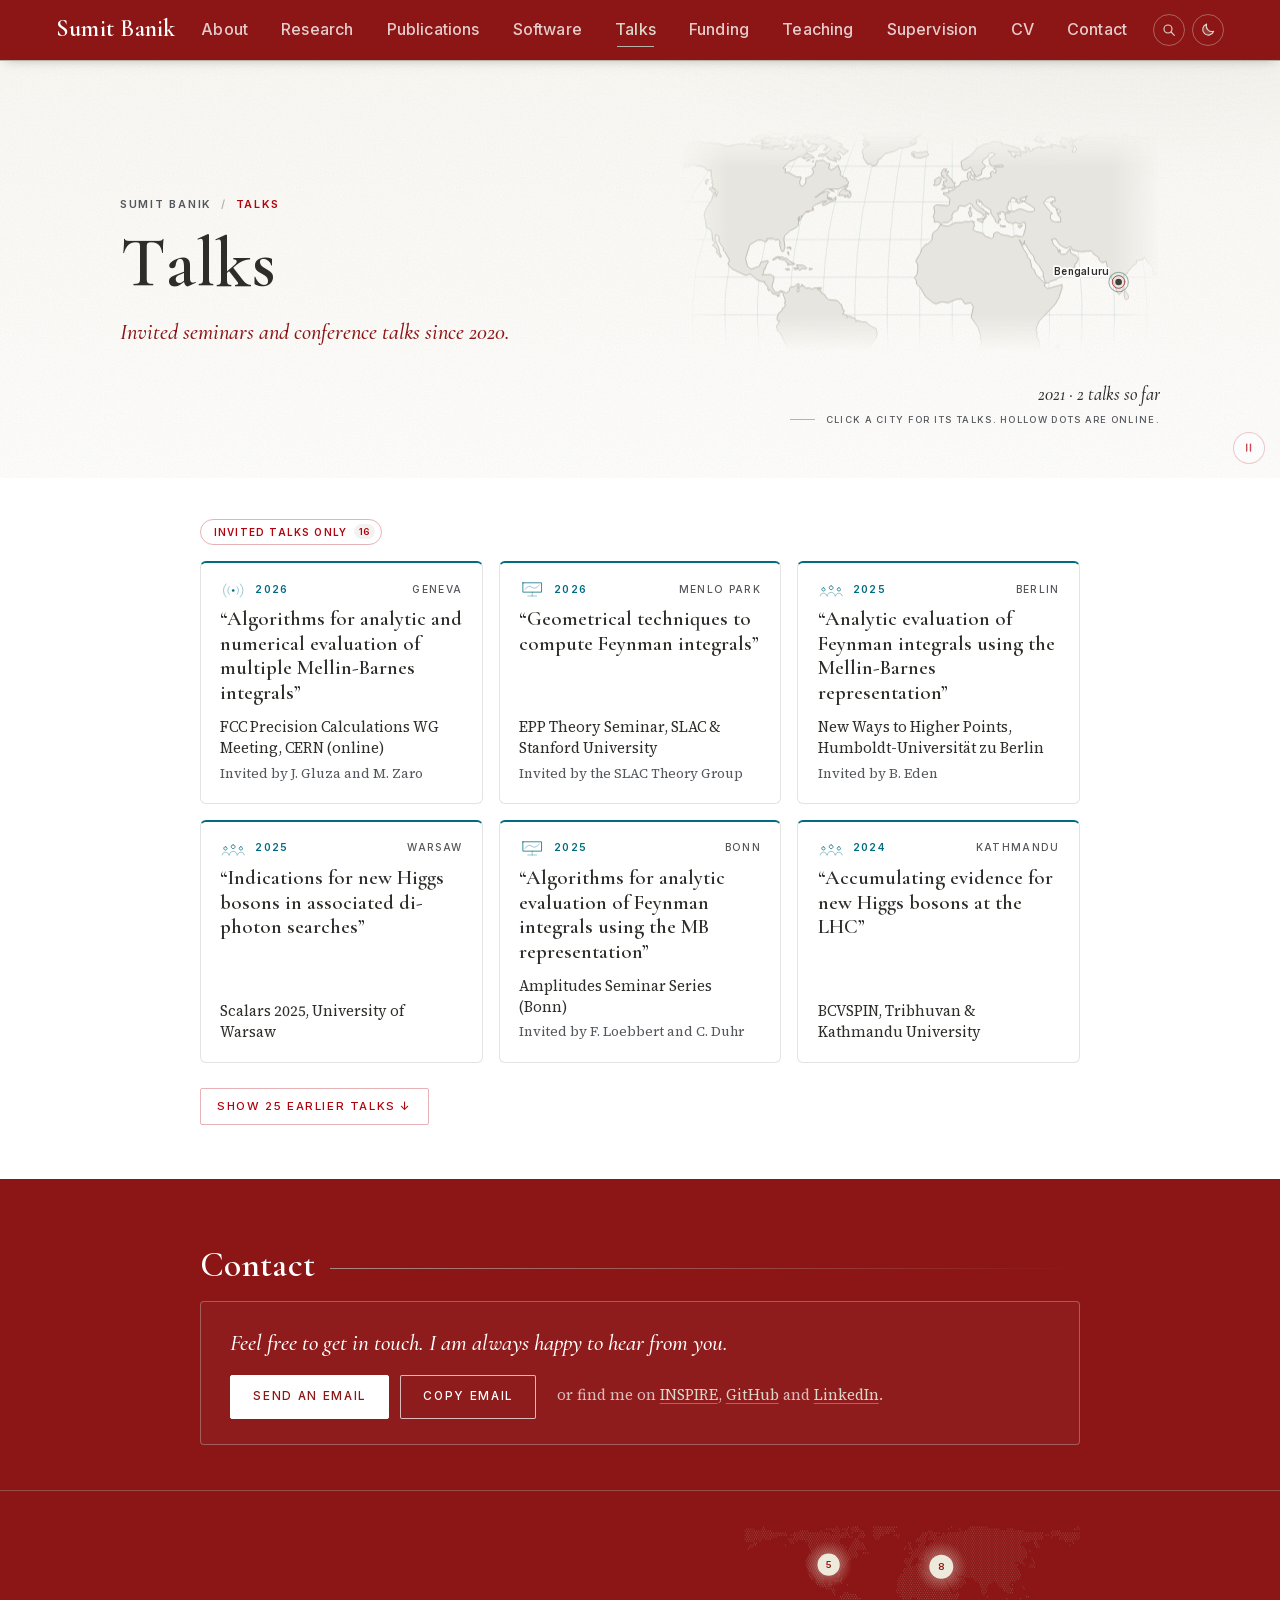
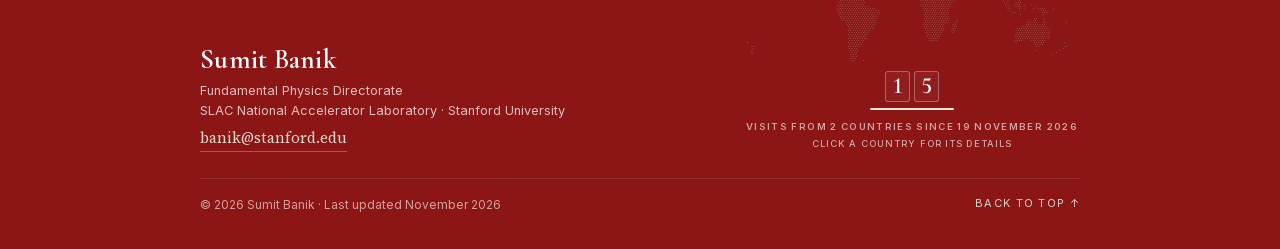
<file: talks.html>
<!doctype html>
<html lang="en">
<head>
<meta charset="utf-8">
<meta name="viewport" content="width=device-width, initial-scale=1">
<title>Talks | Sumit Banik</title>
<meta name="description" content="Talks of Sumit Banik, theoretical particle physicist at SLAC and Stanford. Invited seminars and conference talks since 2020.">
<meta name="author" content="Sumit Banik">
<link rel="canonical" href="https://sumitbanikgit.github.io/talks.html">
<meta name="color-scheme" content="light">
<meta name="theme-color" content="#8c1515">
<meta name="google-site-verification" content="J_Jvw2FJX-3FkRbdrWuaTEjCMIrBDiNggvvBCp2Pl-k">
<meta property="og:type" content="profile">
<meta property="og:title" content="Talks | Sumit Banik">
<meta property="og:description" content="Talks of Sumit Banik, theoretical particle physicist at SLAC and Stanford. Invited seminars and conference talks since 2020.">
<meta property="og:url" content="https://sumitbanikgit.github.io/talks.html">
<meta property="og:image" content="https://sumitbanikgit.github.io/assets/card.png">
<meta property="og:image:width" content="1200">
<meta property="og:image:height" content="630">
<meta property="og:image:alt" content="Sumit Banik, Postdoctoral Researcher, Fundamental Physics Directorate, SLAC National Accelerator Laboratory and Stanford University">
<meta name="twitter:card" content="summary_large_image">
<link rel="icon" href="favicon.ico?v=6ac7440e" sizes="32x32">
<link rel="icon" href="assets/favicon.svg?v=6ac7440e" type="image/svg+xml">
<link rel="apple-touch-icon" href="assets/apple-touch-icon.png?v=6ac7440e">
<link rel="preload" href="assets/fonts/cormorant-garamond-normal-latin.woff2" as="font" type="font/woff2" crossorigin>
<link rel="preload" href="assets/fonts/source-serif-4-normal-latin.woff2" as="font" type="font/woff2" crossorigin>
<link rel="preload" href="assets/fonts/inter-normal-latin.woff2" as="font" type="font/woff2" crossorigin>
<link rel="stylesheet" href="assets/fonts/fonts.css?v=6ac7587c">
<link rel="stylesheet" href="assets/style.css?v=6aff3965">
<script>document.documentElement.classList.add("js");try{if(!sessionStorage.getItem("sb-intro")&&!matchMedia("(prefers-reduced-motion: reduce)").matches){document.documentElement.classList.add("intro-on");sessionStorage.setItem("sb-intro","1")}}catch(e){}try{if(localStorage.getItem("sb-still")==="1")document.documentElement.classList.add("still")}catch(e){}try{var t=localStorage.getItem("sb-theme");if(t==="dark"||(!t&&matchMedia("(prefers-color-scheme: dark)").matches))document.documentElement.setAttribute("data-theme","dark")}catch(e){}</script>
</head>
<body id="top" class="page-talks">
<div class="intro" aria-hidden="true"><svg viewBox="-100 -60 200 120" preserveAspectRatio="xMidYMid slice"><g class="det"><circle class="ly" cx="0" cy="0" r="9" style="--d:0.12s"/><circle class="ly" cx="0" cy="0" r="21" style="--d:0.20s"/><circle class="ly" cx="0" cy="0" r="34" style="--d:0.28s"/><circle class="ly" cx="0" cy="0" r="52" style="--d:0.36s"/></g><g class="trs"><path class="tr" pathLength="1" style="--d:0.660s;--t:0.62s" d="M0 0A39.4 39.4 0 0 0 37.9 -38.8"/><path class="tr" pathLength="1" style="--d:0.674s;--t:0.62s" d="M0 0A27.3 27.3 0 0 0 34.0 -31.9"/><path class="tr" pathLength="1" style="--d:0.688s;--t:0.62s" d="M0 0A58.2 58.2 0 0 0 89.3 -26.0"/><path class="tr" pathLength="1" style="--d:0.702s;--t:0.62s" d="M0 0A27.6 27.6 0 0 0 46.7 3.4"/><path class="tr" pathLength="1" style="--d:0.716s;--t:0.62s" d="M0 0A29.5 29.5 0 0 0 43.9 23.4"/><path class="tr" pathLength="1" style="--d:0.730s;--t:0.62s" d="M0 0A114.7 114.7 0 0 0 8.0 67.0"/><path class="tr" pathLength="1" style="--d:0.744s;--t:0.62s" d="M0 0A36.2 36.2 0 0 1 -32.6 11.3"/><path class="tr" pathLength="1" style="--d:0.758s;--t:0.62s" d="M0 0A55.8 55.8 0 0 1 -43.0 8.5"/><path class="tr hard" pathLength="1" style="--d:0.772s;--t:0.42s" d="M0 0A212.5 212.5 0 0 1 -51.1 4.2"/><path class="tr" pathLength="1" style="--d:0.786s;--t:0.62s" d="M0 0A101.5 101.5 0 0 1 -45.5 -21.9"/><path class="tr hard" pathLength="1" style="--d:0.800s;--t:0.42s" d="M0 0A219.4 219.4 0 0 1 -50.5 -34.9"/><path class="tr" pathLength="1" style="--d:0.814s;--t:0.62s" d="M0 0A35.7 35.7 0 0 1 46.2 -52.2"/><path class="tr hard" pathLength="1" style="--d:0.828s;--t:0.42s" d="M0 0A292.0 292.0 0 0 0 -23.4 -53.9"/><path class="tr" pathLength="1" style="--d:0.842s;--t:0.62s" d="M0 0A28.7 28.7 0 0 1 52.9 -13.5"/><path class="tr" pathLength="1" style="--d:0.856s;--t:0.62s" d="M0 0A158.8 158.8 0 0 1 65.4 -60.2"/><path class="tr hard" pathLength="1" style="--d:0.870s;--t:0.42s" d="M0 0A203.9 203.9 0 0 0 32.3 -45.6"/><path class="tr" pathLength="1" style="--d:0.884s;--t:0.62s" d="M0 0A40.2 40.2 0 0 0 4.4 -71.3"/><path class="tr nu" pathLength="1" style="--d:0.70s;--t:.5s" d="M0 0L59.1 74.4"/><path class="tr nu" pathLength="1" style="--d:0.73s;--t:.5s" d="M0 0L-69.0 -65.3"/></g><circle class="flash" cx="0" cy="0" r="6"/></svg><div class="pr l"><svg viewBox="-10 -10 20 20"><circle class="pr-body" r="9"/><g class="qs"><circle class="q" cx="0.00" cy="-4.30" r="1.9"/><circle class="q" cx="3.72" cy="2.15" r="1.9"/><circle class="q d" cx="-3.72" cy="2.15" r="1.9"/></g></svg></div><div class="pr r"><svg viewBox="-10 -10 20 20"><circle class="pr-body" r="9"/><g class="qs"><circle class="q" cx="-0.00" cy="-4.30" r="1.9"/><circle class="q" cx="-3.72" cy="2.15" r="1.9"/><circle class="q d" cx="3.72" cy="2.15" r="1.9"/></g></svg></div></div>
<a class="skip" href="#main">Skip to content</a>

<div class="navbar">
  <div class="wrap nav-inner">
    <a class="brand" href="index.html">Sumit Banik</a>
    <nav aria-label="Pages"><div class="nav-item"><a href="index.html#about">About</a><div class="nav-drop"><a href="index.html#about"><span class="nd-t">About me</span></a><a href="index.html#recent-news"><span class="nd-t">Recent news</span></a><a href="index.html#academic-journey"><span class="nd-t">Academic journey</span><span class="nd-n">Kolkata to San Francisco</span></a><a href="index.html#explore"><span class="nd-t">Explore the site</span></a></div></div><div class="nav-item"><a href="research.html">Research</a><div class="nav-drop"><a class="nd-page" href="research.html">Research page <span aria-hidden="true">→</span></a><a href="research.html#top"><span class="nd-t">A tour of my papers</span><span class="nd-n">30 animated slides</span></a><a href="research.html#research-domains"><span class="nd-t">Research domains</span></a><a href="research.html#selected-work"><span class="nd-t">Selected work</span></a><a href="research.html#a-map-of-the-papers"><span class="nd-t">A map of the papers</span><span class="nd-n">Placed by what they are about</span></a><a href="research.html#one-integral-two-series"><span class="nd-t">One integral, two series</span><span class="nd-n">Two series on a slider</span></a></div></div><div class="nav-item"><a href="publications.html">Publications</a><div class="nav-drop"><a class="nd-page" href="publications.html">Publications page <span aria-hidden="true">→</span></a><a href="publications.html#preprints"><span class="nd-t">Preprints</span><span class="nd-n">One paper</span></a><a href="publications.html#journal-articles"><span class="nd-t">Journal articles</span><span class="nd-n">22 papers</span></a><a href="publications.html#conference-proceedings"><span class="nd-t">Conference proceedings</span><span class="nd-n">7 contributions</span></a><a href="publications.html#thesis"><span class="nd-t">PhD thesis</span><span class="nd-n">IISc, 2022</span></a></div></div><div class="nav-item"><a href="software.html">Software</a><div class="nav-drop"><a class="nd-page" href="software.html">Software page <span aria-hidden="true">→</span></a><a href="software.html#mbconichulls"><span class="nd-t">MBConicHulls</span><span class="nd-n">Mellin-Barnes integrals as hypergeometric series</span></a><a href="software.html#feyngkz"><span class="nd-t">FeynGKZ</span><span class="nd-n">Feynman integrals from GKZ hypergeometric systems</span></a><a href="software.html#hyperprecision"><span class="nd-t">HyperPrecision</span><span class="nd-n">Hypergeometric functions to high precision</span></a><a href="software.html#slq-rg"><span class="nd-t">SLQ-RG</span><span class="nd-n">Two-loop RG equations of the SM with five scalar leptoquarks</span></a></div></div><div class="nav-item"><a href="talks.html" class="here" aria-current="page">Talks</a><div class="nav-drop"><a class="nd-page" href="talks.html">Talks page <span aria-hidden="true">→</span></a><a href="#top"><span class="nd-t">Recent talks</span><span class="nd-n">The latest 6</span></a><a href="#earlier-talks"><span class="nd-t">Earlier talks</span><span class="nd-n">25 more since 2020</span></a></div></div><div class="nav-item"><a href="funding.html">Funding</a><div class="nav-drop"><a class="nd-page" href="funding.html">Funding page <span aria-hidden="true">→</span></a><a href="funding.html#postdoctoral-fellowships-and-grants"><span class="nd-t">Postdoctoral fellowships and grants</span></a><a href="funding.html#doctoral-and-masters-fellowships"><span class="nd-t">Doctoral and master’s fellowships</span></a></div></div><div class="nav-item"><a href="teaching.html">Teaching</a><div class="nav-drop"><a class="nd-page" href="teaching.html">Teaching page <span aria-hidden="true">→</span></a><a href="teaching.html#proseminar-theoretische-physik"><span class="nd-t">Proseminar Theoretische Physik</span><span class="nd-n">Universität Zürich, 2025</span></a><a href="teaching.html#flavour-physics"><span class="nd-t">Flavour Physics</span><span class="nd-n">Universität Zürich, 2024</span></a><a href="teaching.html#quantum-field-theory-i"><span class="nd-t">Quantum Field Theory I</span><span class="nd-n">ETH Zürich, 2023</span></a><a href="teaching.html#introductory-physics-ii"><span class="nd-t">Introductory Physics II</span><span class="nd-n">Indian Institute of Science, 2020</span></a></div></div><div class="nav-item"><a href="supervision.html">Supervision</a><div class="nav-drop"><a class="nd-page" href="supervision.html">Supervision page <span aria-hidden="true">→</span></a><a href="supervision.html#corentin-eggenspieler"><span class="nd-t">Corentin Eggenspieler</span><span class="nd-n">Master’s student, 2025</span></a><a href="supervision.html#banurega-shanmuganathan"><span class="nd-t">Banurega Shanmuganathan</span><span class="nd-n">Bachelor’s student, 2024</span></a><a href="supervision.html#mathieu-ferey"><span class="nd-t">Mathieu Ferey</span><span class="nd-n">Master’s student, 2022</span></a></div></div><div class="nav-item"><a href="cv.html">CV</a><div class="nav-drop"><a class="nd-page" href="cv.html">CV page <span aria-hidden="true">→</span></a><a href="cv.html#positions"><span class="nd-t">Positions</span></a><a href="cv.html#education"><span class="nd-t">Education</span></a><a href="cv.html#fellowships-and-grants"><span class="nd-t">Fellowships and grants</span></a><a href="cv.html#research-interests"><span class="nd-t">Research interests</span></a><a href="cv.html#computing"><span class="nd-t">Computing</span></a><a href="cv.html#refereeing"><span class="nd-t">Refereeing</span></a><a href="assets/cv/Sumit_Banik_CV.pdf"><span class="nd-t">Download the CV (PDF)</span></a></div></div><div class="nav-item"><a href="contact.html">Contact</a><div class="nav-drop"><a class="nd-page" href="contact.html">Contact page <span aria-hidden="true">→</span></a><a href="mailto:banik@stanford.edu"><span class="nd-t">Write to me</span><span class="nd-n">banik@stanford.edu</span></a><a href="contact.html#reach"><span class="nd-t">Address and profiles</span></a></div></div></nav>
    <div class="nav-tools"><button class="ss-btn" type="button" aria-label="Search the site" title="Search the site (press /)"><svg viewBox="0 0 24 24" aria-hidden="true"><circle cx="10.5" cy="10.5" r="6"/><path d="M15 15l5 5"/></svg></button><button class="theme-toggle" type="button" aria-pressed="false" aria-label="Dark mode" title="Switch to dark mode"><svg viewBox="0 0 24 24" aria-hidden="true"><g class="tt-sun"><circle cx="12" cy="12" r="4.2"/><path d="M12 2.6v2.1M12 19.3v2.1M2.6 12h2.1M19.3 12h2.1M5.4 5.4l1.5 1.5M17.1 17.1l1.5 1.5M5.4 18.6l1.5-1.5M17.1 6.9l1.5-1.5"/></g><path class="tt-moon" d="M19.5 14.6A8 8 0 0 1 9.4 4.5a8 8 0 1 0 10.1 10.1z"/></svg></button></div>
  </div>
</div>

<header class="masthead hero page-hero" data-scene="talkmap">
  <canvas class="field" aria-hidden="true"></canvas>
  <div class="wrap hero-inner">
   <div class="hero-text">
    <p class="crumb"><a href="index.html">Sumit Banik</a><span aria-hidden="true">/</span>Talks</p>
    <h1 class="page-title" aria-label="Talks"><span class="w" aria-hidden="true"><span class="ch" style="--i:0">T</span><span class="ch" style="--i:1">a</span><span class="ch" style="--i:2">l</span><span class="ch" style="--i:3">k</span><span class="ch" style="--i:4">s</span></span></h1>
    <p class="page-sub">Invited seminars and conference talks since 2020.</p>
   </div>
   <div class="hero-stage" aria-hidden="true">
    <script type="application/json" class="scene-data">{"view":[180.5,0,739.8,336.3],"land":"M765.4 334.1L766.0 342.4L765.3 343.6L764.4 341.3L763.7 342.4L763.7 346.9L754.3 373.7L752.4 378.2L746.7 380.8L742.5 378.4L741.0 369.8L741.7 364.2L743.2 363.5L745.6 356.8L744.5 349.0L746.3 344.4L752.6 342.7L757.4 338.1L758.2 334.5L759.6 335.0L762.9 328.2L765.4 334.1ZM952.2 304.4L948.5 304.4L941.7 298.1L930.9 281.1L928.6 274.8L917.6 262.6L917.2 260.7L924.5 261.6L935.4 273.7L938.8 273.7L946.1 281.4L944.8 284.5L947.9 286.0L949.5 290.8L952.0 291.1L953.5 293.6L952.2 304.4ZM870.2 257.9L867.4 258.8L865.7 255.7L864.8 250.1L866.0 243.9L871.9 252.8L871.6 256.8L870.2 257.9ZM397.8 242.8L394.5 242.9L395.5 240.3L398.1 239.9L397.8 242.8ZM384.8 211.4L379.4 212.5L379.9 210.3L384.8 211.4ZM347.5 212.8L346.4 213.4L342.9 211.4L347.7 210.7L349.8 212.7L347.5 212.8ZM362.5 205.0L371.0 205.9L376.0 209.9L374.6 211.5L368.2 210.6L365.4 213.8L362.5 211.4L357.3 212.2L355.7 210.9L356.1 209.7L362.8 209.7L361.7 206.5L359.7 205.9L362.5 205.0ZM340.9 193.8L341.9 195.2L345.1 194.8L350.3 199.9L353.2 200.6L352.8 201.7L357.5 203.4L357.0 204.3L345.6 205.1L348.1 202.9L344.8 201.7L343.3 198.3L333.6 196.0L332.5 195.3L333.9 194.3L330.7 194.1L326.1 197.1L323.1 197.2L327.5 193.7L332.7 192.2L340.9 193.8ZM348.4 190.0L346.1 186.8L347.2 184.3L348.4 190.0ZM349.3 179.0L345.6 179.6L345.7 178.2L349.3 178.0L349.3 179.0ZM351.9 179.0L350.9 181.7L349.7 177.2L351.9 179.0ZM708.2 143.7L706.7 146.4L703.6 148.0L701.2 145.9L708.2 143.7ZM674.2 143.6L676.0 144.9L682.4 145.1L682.1 146.3L677.6 146.6L673.7 145.2L674.2 143.6ZM648.1 133.8L647.1 140.0L638.6 136.2L639.0 134.2L648.1 133.8ZM628.2 122.3L630.1 125.1L629.8 130.2L627.2 131.2L625.0 123.3L628.2 122.3ZM629.1 118.7L628.2 121.7L626.0 118.3L628.5 115.4L629.1 118.7ZM410.4 101.9L415.2 102.4L412.2 104.1L408.8 102.5L409.9 100.1L410.4 101.9ZM418.5 92.3L411.4 89.4L416.1 90.1L418.5 92.3ZM236.1 94.6L230.5 93.4L228.6 89.7L226.0 89.0L226.1 87.0L226.8 86.1L233.4 87.9L236.1 94.6ZM436.7 86.4L433.9 89.7L436.2 88.4L437.9 89.2L436.6 90.5L443.1 91.8L441.5 94.5L443.8 93.9L444.0 98.2L442.0 101.5L438.9 101.0L439.5 97.4L435.3 100.7L433.6 100.5L436.1 98.8L433.5 97.9L424.5 98.0L426.5 95.5L425.5 94.5L433.2 86.3L438.4 82.9L439.7 83.1L436.7 86.4ZM222.1 74.0L225.0 73.8L221.4 77.9L221.9 80.9L220.8 80.9L219.5 76.3L221.1 73.6L222.1 74.0ZM580.4 80.6L575.2 82.8L571.2 82.2L573.7 78.4L572.4 74.6L578.6 70.1L581.0 69.9L583.9 72.2L580.4 80.6ZM635.8 68.3L634.3 71.3L630.7 67.7L634.7 66.5L635.8 68.3ZM591.7 57.5L588.7 61.3L594.6 60.9L591.2 67.0L594.1 67.3L596.8 71.9L598.8 72.5L601.3 78.1L604.8 78.8L603.0 82.3L604.2 84.2L601.6 86.1L591.4 86.4L584.7 89.1L583.1 88.4L590.1 83.7L585.6 83.1L584.8 81.6L587.8 80.4L586.3 78.4L586.9 76.0L591.2 76.4L591.6 74.2L589.7 72.0L586.3 71.3L585.8 67.7L584.2 69.4L582.8 64.1L586.2 57.5L591.7 57.5ZM387.2 45.1L384.2 46.7L385.8 44.3L387.2 45.1ZM381.1 43.2L375.2 45.0L377.9 42.5L381.1 43.2ZM377.9 33.2L377.5 34.7L379.2 34.1L384.9 37.2L384.3 38.9L387.7 39.7L384.8 40.8L381.1 40.0L380.4 38.4L372.1 42.0L372.2 40.0L368.5 40.4L371.7 38.7L376.2 32.9L377.9 33.2ZM562.4 30.5L561.6 32.7L564.3 35.0L560.7 37.6L550.5 40.5L539.8 38.9L542.6 37.4L537.1 35.8L541.9 35.1L541.9 34.1L536.5 33.3L538.6 31.1L542.6 30.6L546.4 32.9L550.6 31.1L553.7 32.0L558.1 30.2L562.4 30.5ZM404.7 28.2L401.7 28.3L404.0 24.9L408.1 25.3L404.7 28.2ZM1056.0 22.2L1076.3 28.0L1081.4 30.9L1077.8 28.5L1085.4 29.0L1094.5 32.1L1093.7 33.6L1089.9 33.9L1093.6 37.9L1080.6 34.2L1074.8 34.1L1071.1 31.6L1068.9 32.4L1072.0 34.0L1072.2 35.5L1070.5 37.0L1066.8 36.7L1078.3 42.3L1080.6 44.6L1074.7 43.9L1068.1 46.9L1064.8 51.5L1065.4 53.1L1059.0 50.6L1054.7 53.4L1052.1 52.1L1051.0 53.6L1046.9 53.1L1048.1 58.9L1053.4 61.1L1057.7 66.3L1055.2 66.5L1056.6 69.5L1059.2 71.1L1055.8 72.9L1058.2 77.1L1054.6 78.0L1056.7 81.8L1055.2 85.2L1038.7 69.2L1035.8 64.2L1036.3 62.0L1035.0 60.3L1038.6 59.5L1040.7 51.5L1042.9 48.7L1040.1 43.8L1037.2 44.1L1038.4 46.9L1035.3 50.7L1028.9 46.5L1023.1 47.6L1021.7 53.5L1026.0 55.7L1016.7 57.0L1014.7 54.4L1009.9 53.9L1008.0 55.6L991.0 56.0L983.0 71.5L987.8 72.0L994.2 75.1L994.7 73.3L998.0 73.5L1005.0 77.5L1012.8 94.8L1012.2 102.9L1008.2 113.9L1005.3 116.2L1000.6 114.4L996.1 119.5L997.3 123.6L992.6 127.9L993.0 130.0L997.0 132.3L1003.4 139.4L1004.9 146.0L997.7 148.7L993.1 139.6L995.2 139.0L991.7 135.7L989.9 134.9L989.0 136.0L986.6 134.3L986.1 128.7L982.2 127.3L974.0 131.2L975.0 125.4L972.5 123.3L967.2 129.9L964.2 130.1L963.4 131.8L972.5 138.0L974.9 135.2L980.3 136.8L981.6 138.8L977.6 139.9L974.0 146.7L978.1 148.8L986.9 159.1L987.8 162.0L986.1 163.1L989.8 166.4L990.3 172.6L988.6 173.0L984.3 186.9L976.9 193.7L973.3 194.2L971.7 195.9L970.3 194.6L968.9 196.6L961.4 199.1L961.0 203.2L959.2 203.4L958.4 199.1L953.7 197.9L948.6 201.8L946.5 205.5L946.2 208.2L959.0 222.8L961.4 230.0L961.7 236.8L959.2 239.3L949.3 248.6L947.9 246.1L948.7 243.5L943.2 240.8L939.6 234.8L933.6 233.1L933.8 230.0L930.9 230.0L929.4 246.1L931.6 246.3L934.0 253.1L942.7 260.5L947.4 276.8L945.0 277.1L937.8 271.1L933.0 256.9L927.3 249.5L926.9 251.7L927.2 237.6L919.6 216.4L914.2 221.1L910.2 219.9L909.6 211.4L906.5 205.6L901.7 201.9L897.3 193.8L894.3 193.7L894.2 197.4L890.0 196.6L889.8 198.0L883.6 198.7L884.3 201.6L882.9 203.9L878.5 206.5L870.3 216.1L870.5 217.9L864.6 220.4L864.9 241.8L863.2 242.0L861.8 245.0L862.9 246.2L860.0 247.3L857.7 251.1L854.4 247.5L845.7 225.4L842.2 220.1L836.9 199.3L832.5 201.6L830.1 201.1L825.3 196.4L826.7 195.0L825.5 193.5L818.8 189.2L814.5 183.5L798.9 184.8L785.3 182.3L783.4 177.5L781.8 176.8L776.3 179.4L772.3 178.1L765.4 174.0L759.8 165.1L756.0 164.5L755.0 166.0L753.1 165.8L755.2 171.3L756.8 174.7L761.6 178.6L764.5 186.1L764.6 181.2L766.6 182.0L766.4 186.6L768.0 188.9L775.1 188.5L781.7 179.7L782.5 185.4L784.3 188.1L790.7 190.7L794.7 195.6L791.2 202.9L789.1 203.6L789.1 208.6L785.7 210.0L784.8 212.8L781.6 213.7L781.7 215.3L772.4 218.5L771.9 221.6L763.6 225.0L760.8 227.7L750.8 230.5L748.8 232.8L743.9 233.0L740.5 223.1L740.3 217.0L734.0 206.5L727.7 199.5L724.9 190.2L721.5 187.9L712.7 173.2L711.1 173.3L711.6 167.6L709.0 174.8L703.5 166.3L710.0 180.7L715.8 189.3L715.5 192.5L720.1 196.8L722.9 209.9L726.1 212.3L729.3 220.3L743.4 234.0L743.3 235.6L741.5 236.5L746.3 241.5L748.0 241.5L769.2 235.4L769.3 240.7L764.5 255.5L759.0 265.5L734.2 291.7L730.5 299.8L729.1 306.8L731.2 308.2L730.2 314.5L734.2 323.3L734.6 338.5L729.8 346.3L722.9 349.7L713.8 358.2L713.4 361.0L715.8 367.1L715.0 375.0L705.2 381.3L706.2 383.2L703.1 393.0L686.7 410.4L681.2 413.2L671.1 412.9L663.0 416.5L657.8 413.9L656.7 408.0L657.8 404.3L648.9 386.5L646.4 367.2L638.7 351.6L638.8 342.8L641.3 334.1L645.1 328.2L645.4 323.2L642.8 317.1L644.0 314.8L639.7 301.2L629.3 286.1L632.6 269.9L631.3 267.4L628.3 263.4L619.6 265.3L614.4 257.6L606.2 258.1L593.5 263.6L584.5 261.9L575.0 265.1L570.0 263.1L558.7 253.8L550.8 239.8L545.0 234.8L544.8 229.3L541.8 224.9L545.8 219.5L547.0 211.9L546.8 204.2L544.3 200.7L544.7 197.2L551.1 187.0L553.4 180.3L559.5 173.3L562.5 172.9L569.5 166.0L568.8 161.1L570.6 155.8L578.2 149.8L581.4 143.4L593.2 145.7L604.6 140.1L616.6 139.7L619.5 138.1L626.2 138.8L629.6 137.2L631.8 137.7L631.7 139.6L634.6 138.9L633.1 140.8L634.2 143.6L633.9 147.0L631.9 148.9L632.6 151.0L636.3 153.5L648.3 156.9L649.9 160.4L660.8 164.7L663.8 161.9L663.8 157.0L668.1 154.7L672.4 155.5L673.6 157.2L679.9 159.6L684.1 159.6L692.0 162.3L698.4 159.7L700.7 160.2L701.7 162.1L702.3 160.8L707.4 162.0L709.7 159.7L713.1 147.7L713.1 143.1L711.7 141.4L712.7 139.9L708.2 139.4L706.3 141.6L701.6 142.0L698.8 139.9L695.5 139.8L694.9 141.4L692.8 141.9L689.6 139.8L686.2 139.9L681.5 133.9L682.8 130.9L680.7 129.0L683.7 125.4L688.4 125.2L689.4 122.3L695.3 122.8L702.1 119.2L707.1 119.1L717.4 123.3L723.6 123.1L726.9 121.1L727.1 119.4L725.9 116.8L710.0 106.9L712.1 106.3L714.1 103.1L712.1 101.6L716.1 99.2L704.3 103.0L704.8 105.4L709.4 106.0L709.0 107.4L702.1 110.3L700.3 109.5L700.7 107.7L697.3 106.6L700.4 104.6L699.4 103.7L694.6 102.8L694.3 101.4L691.6 101.8L688.9 107.7L686.6 108.2L686.3 112.8L684.1 117.1L685.8 120.7L688.6 122.0L688.2 122.9L684.5 123.1L681.0 126.4L679.8 123.8L676.3 123.3L672.7 124.3L675.0 126.5L673.5 127.1L670.0 125.1L669.5 126.0L672.1 130.1L671.0 131.0L674.4 133.8L674.7 136.0L671.7 135.0L672.8 137.0L670.8 137.4L672.3 140.8L670.2 140.8L667.5 139.2L665.4 133.5L659.6 126.0L659.6 120.4L648.4 113.5L644.7 107.5L642.8 106.9L641.9 108.6L641.7 105.6L639.3 105.0L636.9 106.4L638.0 111.3L646.2 119.5L648.5 119.4L648.5 121.1L656.8 126.3L656.3 127.7L651.8 125.3L650.6 127.8L652.9 129.2L652.7 131.2L649.9 134.7L648.7 135.0L649.8 131.0L647.4 126.8L636.9 120.4L631.9 115.7L630.8 111.9L626.8 110.2L619.8 115.0L613.8 113.9L609.4 115.2L609.3 119.7L606.4 122.3L602.5 123.1L599.1 129.6L600.3 131.8L597.9 136.1L593.3 139.8L586.4 139.8L583.2 142.6L581.7 142.3L579.7 138.8L572.3 139.1L572.6 133.7L570.5 131.8L573.1 124.1L571.5 115.4L575.9 112.6L594.2 113.8L595.8 111.6L596.4 104.0L591.2 98.1L586.7 96.6L586.5 93.9L595.2 94.0L594.3 89.8L597.1 91.4L603.9 88.5L604.8 85.4L611.1 83.0L613.5 77.5L620.3 75.3L623.2 75.9L625.1 74.1L622.9 68.7L623.8 62.9L629.4 60.7L628.6 63.7L630.6 65.3L627.2 68.8L628.2 72.0L631.1 72.9L631.2 74.2L635.5 72.5L640.3 75.1L649.9 71.1L655.8 72.6L656.3 71.0L660.1 69.9L658.9 64.1L660.0 61.8L662.5 60.6L665.1 63.3L667.3 63.2L667.5 58.4L664.6 57.6L664.1 55.5L670.8 54.0L676.7 54.5L679.5 52.6L676.3 50.9L662.5 53.2L657.9 50.1L658.0 46.7L656.3 43.6L657.3 41.6L666.5 35.0L662.2 32.0L657.8 32.9L655.6 35.3L656.3 37.4L647.7 43.1L646.3 48.0L651.3 52.4L649.2 56.4L646.4 57.2L644.6 66.5L641.2 66.2L639.8 69.1L636.5 69.2L628.4 54.5L623.2 58.6L619.5 59.5L615.6 57.6L613.4 45.8L627.7 37.1L637.8 26.0L648.2 19.4L657.7 18.1L661.0 15.5L669.9 15.0L678.2 17.3L675.2 18.2L678.4 20.2L680.7 19.1L703.0 25.6L706.2 29.4L703.8 31.1L699.8 32.0L685.8 29.9L690.6 32.4L692.1 37.4L698.0 39.3L695.9 36.1L697.4 34.9L704.3 37.0L706.3 36.2L703.9 33.7L709.0 30.4L714.2 31.8L715.0 29.5L712.3 27.5L713.0 25.5L710.5 23.5L717.9 24.5L720.0 26.4L716.9 26.8L717.5 28.6L719.8 29.8L723.6 29.1L723.5 26.9L736.2 22.5L738.2 22.7L736.4 24.7L739.7 25.0L749.1 22.5L752.8 24.4L754.8 22.3L751.3 20.4L752.2 19.3L760.0 20.3L774.9 25.0L775.8 23.3L768.8 20.6L765.8 15.5L768.9 12.6L769.0 9.7L777.4 9.9L778.9 11.7L777.9 14.3L782.0 17.5L783.7 22.0L787.6 24.0L784.9 30.9L788.1 31.4L790.9 29.4L792.2 26.1L789.7 24.3L789.8 22.1L786.9 21.8L785.3 20.0L785.6 16.8L781.0 14.1L784.2 12.0L782.3 9.7L785.8 11.4L786.6 14.5L789.6 15.1L787.1 12.8L790.5 11.5L795.5 11.4L801.2 13.2L795.0 7.2L809.7 6.3L806.6 4.7L808.0 2.7L820.3 -0.1L828.7 0.3L837.0 -1.3L837.6 -3.8L842.0 -5.0L852.1 -1.4L860.5 -2.1L870.2 0.5L871.1 2.0L863.6 5.5L872.9 6.2L875.9 8.2L879.7 6.9L900.5 9.3L898.3 6.9L907.9 7.5L913.4 9.1L916.5 11.1L916.4 12.4L927.0 16.3L926.2 12.9L931.6 14.3L946.1 14.0L941.2 11.1L943.0 9.7L967.4 11.7L980.8 16.1L995.8 16.0L1006.0 20.6L1022.8 20.2L1030.7 23.1L1032.6 22.0L1027.4 18.5L1041.5 19.2L1056.0 22.2ZM750.1 122.0L754.8 126.0L752.3 126.3L751.0 131.5L752.8 136.3L758.4 139.1L767.6 138.7L766.4 131.0L763.8 129.7L764.1 127.1L762.0 126.9L762.1 123.6L765.1 124.6L767.6 123.3L763.6 118.8L761.3 119.8L761.6 122.6L759.4 116.3L755.6 114.9L751.3 109.3L754.3 109.7L753.9 106.9L759.0 106.8L757.7 100.8L752.0 100.1L746.4 102.5L740.5 109.3L750.1 122.0ZM358.0 21.7L355.7 22.9L348.2 20.8L353.9 18.3L358.0 21.7ZM371.7 20.4L369.6 23.8L374.6 21.2L376.3 23.3L374.1 25.8L375.2 28.0L382.8 22.8L385.2 19.2L392.0 19.9L394.5 21.5L390.8 24.9L391.6 26.7L384.0 30.6L378.0 30.1L370.5 36.1L366.2 38.5L362.3 38.7L357.9 42.4L349.7 45.6L341.9 52.3L339.5 56.4L343.2 57.0L342.6 63.0L346.9 62.3L360.0 69.4L367.4 70.0L365.0 76.8L365.4 81.0L368.3 84.5L374.0 79.5L374.8 73.7L373.6 71.8L378.9 70.1L385.7 65.0L385.9 59.6L383.7 56.9L388.7 53.2L390.6 44.6L402.2 44.1L406.9 48.7L411.6 48.9L409.4 56.3L411.7 56.9L412.9 59.0L417.6 57.0L424.2 51.5L428.6 63.4L426.7 65.7L431.7 69.8L437.4 71.9L437.6 75.0L440.4 76.9L439.5 81.0L424.9 88.1L406.3 88.1L388.5 100.9L391.3 100.3L397.5 95.3L404.6 92.2L409.1 91.8L411.2 93.7L407.7 96.2L407.7 103.1L411.0 105.0L416.1 104.5L420.2 100.2L419.7 103.0L421.3 104.3L402.3 113.4L400.1 113.1L400.8 109.9L406.8 106.7L398.6 107.3L398.7 108.6L388.1 112.8L385.7 115.3L384.5 118.0L385.0 120.0L386.2 120.1L386.3 118.7L387.0 119.6L386.4 120.7L374.3 123.4L379.7 123.4L373.4 124.1L368.6 131.1L367.3 128.9L367.6 133.1L363.8 137.7L365.1 134.9L363.9 133.5L364.4 130.3L363.4 134.4L361.6 133.8L363.3 135.0L362.9 144.2L360.2 147.1L350.6 152.1L341.6 160.1L340.6 165.6L342.3 177.8L340.1 184.3L337.5 184.4L336.2 181.8L334.0 173.9L334.7 169.2L331.7 165.4L328.1 167.1L324.7 164.2L315.7 164.5L314.2 165.0L314.7 168.5L311.6 169.1L309.3 169.0L307.3 167.0L300.3 166.8L288.1 174.1L281.5 195.1L284.6 207.2L290.1 211.7L302.7 207.3L305.3 200.7L316.1 198.5L316.4 201.2L313.2 205.9L311.8 211.3L310.4 210.3L309.2 218.0L307.0 220.5L320.1 220.0L325.0 222.8L325.4 226.5L322.2 238.9L327.0 247.1L331.2 247.6L335.9 244.7L344.8 248.5L348.8 245.4L349.7 240.8L351.7 239.0L356.7 238.5L362.5 233.8L364.5 235.0L363.6 237.3L361.6 237.7L362.4 241.5L360.8 243.7L361.9 246.8L363.4 246.5L364.3 243.7L363.3 239.5L367.6 237.9L368.5 234.9L369.5 237.6L371.8 237.6L373.9 241.1L380.4 240.7L384.7 242.9L386.7 240.7L394.8 240.4L392.0 241.6L393.0 243.4L398.1 245.6L398.5 248.7L403.6 250.9L405.6 255.4L409.8 258.7L420.4 259.6L424.0 260.9L427.9 265.8L429.1 265.6L431.7 274.5L433.4 275.1L433.5 277.7L431.0 280.9L437.9 282.7L438.1 286.6L440.6 284.0L450.3 287.8L452.0 290.0L451.4 292.2L455.3 291.0L461.8 293.0L466.8 292.9L476.1 300.4L482.7 302.9L484.5 310.1L483.3 316.5L472.1 332.2L471.1 350.8L466.6 366.5L464.1 368.2L463.5 370.6L455.0 372.0L445.8 378.0L443.5 381.8L443.4 392.7L438.7 401.7L434.4 406.6L430.8 414.9L427.6 417.1L423.5 416.7L418.2 415.2L416.0 413.0L416.1 415.1L420.6 418.4L420.7 421.0L422.9 422.7L421.0 429.6L416.9 431.6L407.4 432.1L409.5 439.2L404.9 441.1L401.7 439.7L400.7 440.7L402.1 444.5L404.4 445.6L405.8 444.4L407.1 446.4L402.8 450.0L403.2 455.9L400.3 455.9L398.5 457.8L398.5 460.7L405.2 464.2L405.2 467.6L402.3 469.7L401.8 474.1L399.0 477.3L403.8 483.3L400.0 483.1L396.8 485.3L397.5 488.8L396.3 488.8L384.1 483.0L377.5 469.6L377.5 466.0L379.7 463.1L374.8 462.0L376.6 458.6L375.7 452.3L379.5 453.7L378.8 445.7L376.5 444.7L376.9 449.5L374.8 449.0L374.1 433.7L371.0 425.6L372.3 425.5L373.8 407.2L371.1 393.4L372.2 388.7L371.4 364.4L369.1 352.6L349.2 338.3L334.8 309.5L329.6 305.4L330.6 303.7L328.9 300.0L334.2 292.0L333.4 290.3L332.2 292.1L330.2 290.4L330.2 285.9L333.0 278.8L337.2 276.5L338.7 271.6L340.3 271.4L343.1 266.9L341.9 266.0L342.7 259.2L339.4 250.7L340.2 249.7L337.3 247.1L335.8 247.3L332.5 250.6L334.0 252.7L331.0 253.9L330.6 251.6L322.6 249.2L322.3 246.9L318.1 242.9L317.5 244.9L315.8 243.5L315.9 239.0L310.0 232.0L311.2 231.7L310.8 230.5L307.4 231.0L298.6 228.0L292.3 221.5L288.2 219.2L281.8 221.4L260.4 211.1L254.9 204.7L254.4 202.8L256.7 199.0L255.9 195.7L249.4 184.5L247.0 182.9L247.7 179.5L240.8 169.8L240.3 161.2L238.4 159.6L235.8 158.7L234.3 165.1L240.4 178.7L241.4 187.9L242.9 188.0L244.4 192.2L242.2 193.6L241.8 191.2L236.8 186.1L237.6 181.2L230.4 174.6L232.0 174.5L234.2 171.3L230.9 167.4L229.4 153.9L226.8 150.1L221.0 147.8L219.7 135.5L217.8 131.0L218.0 125.8L221.9 116.4L229.0 105.8L232.0 95.8L236.3 96.3L236.0 99.9L239.1 92.7L234.0 87.4L229.7 85.9L231.9 80.3L229.2 78.8L230.6 75.8L229.0 73.1L230.2 71.3L227.9 68.7L229.3 65.6L227.8 62.7L228.9 59.3L222.1 59.0L216.9 54.3L211.1 52.4L207.0 52.7L201.1 49.6L197.5 50.3L195.9 52.7L183.2 55.6L192.9 48.2L177.5 54.9L178.0 56.7L173.2 59.2L154.8 66.9L131.9 72.7L161.7 61.3L167.8 56.5L160.7 58.2L160.5 56.4L158.6 57.7L159.2 55.9L153.5 57.4L156.9 53.9L156.3 52.7L152.1 53.4L150.4 50.9L152.3 48.9L151.8 47.4L154.8 45.4L161.7 41.7L165.4 42.0L174.0 39.6L175.1 38.0L174.3 37.4L177.6 36.1L165.4 37.3L162.4 36.5L161.6 33.1L174.4 30.1L176.5 30.1L174.3 31.8L180.0 31.6L177.5 25.2L175.2 24.2L195.0 17.7L212.1 14.4L215.0 15.1L215.2 16.5L240.2 18.3L254.0 22.4L274.9 18.2L275.4 19.5L279.9 17.2L282.9 20.5L288.2 18.3L286.4 20.8L294.6 19.5L307.9 22.4L310.0 24.0L305.1 25.7L319.0 25.4L320.2 27.4L324.3 25.7L322.7 24.3L325.2 23.2L330.7 22.7L333.4 25.3L339.9 26.5L347.9 26.1L349.0 24.0L351.7 23.4L354.9 24.6L352.8 27.7L361.5 21.8L358.1 18.5L360.8 14.9L365.4 12.6L369.8 14.6L370.7 18.2L367.5 19.8L371.7 20.4ZM322.0 8.8L319.4 10.3L325.7 9.4L327.8 11.0L331.9 9.3L333.2 10.4L332.7 13.5L335.0 12.2L335.9 8.9L340.5 9.0L342.2 10.3L340.3 15.6L346.7 18.7L345.3 20.2L341.0 20.4L341.7 21.7L340.0 22.9L332.1 21.5L311.8 23.6L311.7 22.0L306.4 21.5L305.4 18.9L318.9 17.6L305.6 17.1L305.3 15.9L312.2 14.6L304.7 13.8L311.8 10.1L322.0 8.8ZM346.3 7.9L342.4 10.0L340.4 7.8L346.3 7.9ZM414.1 8.9L405.7 10.0L403.5 8.2L405.6 6.9L410.9 7.2L414.1 8.9ZM389.3 8.7L389.9 10.7L393.8 8.2L400.8 6.9L402.9 10.1L401.3 12.2L409.8 10.0L416.8 13.1L416.4 14.5L421.4 13.8L422.9 15.8L429.8 18.4L430.7 21.5L425.3 23.0L434.0 25.9L436.4 28.9L440.3 29.1L432.4 35.4L427.1 30.7L423.5 31.1L422.3 33.1L427.8 37.5L428.1 40.9L426.2 43.3L417.7 39.7L422.1 45.9L410.5 42.5L408.0 40.9L409.4 39.9L403.2 36.5L394.9 38.0L393.2 36.8L396.2 34.3L406.8 33.9L406.5 32.6L413.2 27.7L413.2 26.3L409.7 23.5L405.1 22.4L407.2 21.6L402.2 18.3L395.5 19.6L378.3 17.5L377.0 16.3L380.5 14.9L377.0 14.9L378.4 11.6L385.6 7.5L392.4 6.7L389.3 8.7ZM357.4 6.6L364.4 6.8L360.9 9.3L363.6 10.6L361.1 13.5L353.9 14.4L348.9 10.8L349.7 9.8L354.4 10.1L353.3 8.1L357.4 6.6ZM372.2 9.9L367.9 12.3L365.2 12.2L365.7 9.4L369.2 6.5L381.2 6.5L372.2 9.9ZM301.7 14.3L293.7 15.9L293.7 14.5L289.5 12.8L299.9 7.1L299.4 5.2L316.8 5.5L319.7 7.7L307.9 10.7L301.7 14.3ZM376.3 3.1L374.1 4.3L368.5 3.2L375.0 1.1L376.3 3.1ZM369.0 -2.1L369.6 -0.8L365.5 3.0L361.3 3.3L359.1 2.9L360.7 1.1L356.6 1.3L358.5 -1.0L369.0 -2.1ZM344.8 -0.6L344.7 0.5L349.7 0.1L346.0 3.0L326.5 4.9L333.4 2.5L319.4 2.3L328.7 -1.4L340.7 1.6L340.1 -1.3L343.3 -2.4L345.3 -2.0L344.8 -0.6ZM743.4 16.5L733.7 16.3L732.5 14.9L727.7 14.1L726.7 12.3L728.9 11.7L728.2 9.9L731.9 7.3L729.5 6.9L734.1 4.2L732.8 2.8L744.2 -0.8L759.4 -2.8L761.8 -1.6L746.7 2.2L740.7 5.1L736.0 11.2L737.6 13.8L743.4 16.5ZM378.9 -3.3L385.3 -2.3L386.6 -1.3L385.2 -0.2L388.3 1.2L404.0 0.6L409.4 2.0L409.1 3.3L403.1 4.7L384.5 4.5L378.8 3.5L380.2 0.4L378.8 -1.0L372.3 -2.2L378.9 -3.3ZM542.0 -20.4L554.8 -18.5L531.2 -16.8L549.9 -17.0L551.4 -16.1L548.6 -14.6L565.4 -16.5L573.0 -14.9L554.9 -12.0L560.1 -11.8L554.9 -8.0L554.3 -4.8L556.8 -2.9L549.1 -1.9L553.2 -0.3L553.3 2.3L550.7 2.6L553.4 5.2L548.0 5.4L550.6 6.7L549.6 7.8L542.7 8.3L545.4 10.4L545.2 11.8L540.6 10.5L539.2 11.3L545.2 14.1L545.7 16.7L541.2 17.3L536.8 14.2L537.2 16.4L534.0 18.1L544.0 18.4L529.4 23.8L518.9 25.0L511.6 29.7L496.0 33.8L490.6 40.6L485.5 43.3L485.9 46.0L481.7 52.3L477.8 52.5L474.5 49.7L469.1 49.6L463.0 40.1L463.1 34.8L460.6 31.7L462.4 29.2L461.1 28.0L465.0 24.2L469.3 22.9L472.3 19.0L465.0 21.1L462.3 20.1L464.6 16.2L471.7 17.0L466.4 13.8L462.1 13.5L466.0 10.5L462.6 3.9L460.2 2.7L460.8 1.5L455.4 -0.3L438.2 -0.2L433.1 -3.0L444.6 -4.1L430.7 -6.0L450.7 -9.8L452.3 -10.8L446.9 -11.8L462.2 -15.0L462.2 -16.1L483.5 -16.4L490.2 -17.8L501.9 -15.9L497.5 -17.2L498.4 -18.3L506.6 -19.7L542.0 -20.4Z","grat":"M165 340L174 340L184 340L194 340L204 340L214 340L224 340L234 340L244 340L254 340L264 340L274 340L283 340L293 340L303 340L313 340L323 340L333 340L343 340L353 340L362 340L372 340L382 340L392 340L402 340L412 340L422 340L432 340L442 340L452 340L462 340L471 340L481 340L491 340L501 340L511 340L521 340L531 340L541 340L550 340L560 340L570 340L580 340L590 340L600 340L610 340L620 340L630 340L640 340L650 340L659 340L669 340L679 340L689 340L699 340L709 340L719 340L729 340L738 340L748 340L758 340L768 340L778 340L788 340L798 340L808 340L818 340L828 340L838 340L847 340L857 340L867 340L877 340L887 340L897 340L907 340L917 340L926 340L936 340M170 282L180 282L190 282L200 282L210 282L220 282L230 282L240 282L250 282L260 282L270 282L280 282L290 282L300 282L310 282L320 282L330 282L340 282L350 282L360 282L370 282L380 282L390 282L400 282L410 282L420 282L430 282L440 282L450 282L460 282L470 282L480 282L490 282L500 282L510 282L520 282L530 282L540 282L550 282L560 282L570 282L580 282L590 282L600 282L610 282L620 282L630 282L640 282L650 282L660 282L670 282L680 282L690 282L700 282L710 282L720 282L730 282L740 282L750 282L760 282L770 282L780 282L790 282L800 282L810 282L820 282L830 282L840 282L850 282L860 282L870 282L880 282L890 282L900 282L910 282L920 282L930 282L940 282M165 224L174 224L184 224L194 224L204 224L214 224L224 224L234 224L244 224L254 224L264 224L274 224L283 224L293 224L303 224L313 224L323 224L333 224L343 224L353 224L362 224L372 224L382 224L392 224L402 224L412 224L422 224L432 224L442 224L452 224L462 224L471 224L481 224L491 224L501 224L511 224L521 224L531 224L541 224L550 224L560 224L570 224L580 224L590 224L600 224L610 224L620 224L630 224L640 224L650 224L659 224L669 224L679 224L689 224L699 224L709 224L719 224L729 224L738 224L748 224L758 224L768 224L778 224L788 224L798 224L808 224L818 224L828 224L838 224L847 224L857 224L867 224L877 224L887 224L897 224L907 224L917 224L926 224L936 224M169 166L179 166L188 166L198 166L208 166L217 166L227 166L236 166L246 166L255 166L265 166L274 166L284 166L294 166L303 166L313 166L322 166L332 166L342 166L351 166L361 166L370 166L380 166L389 166L399 166L408 166L418 166L428 166L437 166L447 166L456 166L466 166L476 166L485 166L495 166L504 166L514 166L523 166L533 166L543 166L552 166L562 166L571 166L581 166L590 166L600 166L610 166L619 166L629 166L638 166L648 166L657 166L667 166L677 166L686 166L696 166L705 166L715 166L724 166L734 166L744 166L753 166L763 166L772 166L782 166L792 166L801 166L811 166L820 166L830 166L839 166L849 166L858 166L868 166L878 166L887 166L897 166L906 166L916 166L926 166L935 166M168 108L177 108L186 108L195 108L204 108L213 108L222 108L231 108L240 108L249 108L258 108L267 108L276 108L285 108L294 108L303 108L312 108L321 108L330 108L339 108L348 108L357 108L366 108L375 108L384 108L393 108L402 108L411 108L420 108L429 108L438 108L447 108L456 108L465 108L474 108L483 108L492 108L501 108L510 108L519 108L528 108L537 108L546 108L555 108L564 108L573 108L582 108L591 108L600 108L609 108L618 108L627 108L636 108L645 108L654 108L663 108L672 108L681 108L690 108L699 108L708 108L717 108L726 108L735 108L744 108L753 108L762 108L771 108L780 108L789 108L798 108L807 108L816 108L825 108L834 108L843 108L852 108L861 108L870 108L879 108L888 108L897 108L906 108L915 108L924 108L933 108M166 53L174 53L182 53L190 53L199 53L207 53L215 53L223 53L232 53L240 53L248 53L256 53L264 53L272 53L281 53L289 53L297 53L305 53L313 53L322 53L330 53L338 53L346 53L354 53L362 53L371 53L379 53L387 53L395 53L404 53L412 53L420 53L428 53L436 53L444 53L453 53L461 53L469 53L477 53L485 53L494 53L502 53L510 53L518 53L526 53L534 53L543 53L551 53L559 53L567 53L575 53L584 53L592 53L600 53L608 53L616 53L625 53L633 53L641 53L649 53L657 53L666 53L674 53L682 53L690 53L698 53L706 53L715 53L723 53L731 53L739 53L747 53L756 53L764 53L772 53L780 53L788 53L796 53L805 53L813 53L821 53L829 53L838 53L846 53L854 53L862 53L870 53L878 53L887 53L895 53L903 53L911 53L919 53L928 53L936 53M170 3L177 3L184 3L192 3L199 3L206 3L213 3L220 3L227 3L234 3L242 3L249 3L256 3L263 3L270 3L278 3L285 3L292 3L299 3L306 3L313 3L320 3L328 3L335 3L342 3L349 3L356 3L364 3L371 3L378 3L385 3L392 3L399 3L406 3L414 3L421 3L428 3L435 3L442 3L450 3L457 3L464 3L471 3L478 3L485 3L492 3L500 3L507 3L514 3L521 3L528 3L536 3L543 3L550 3L557 3L564 3L571 3L578 3L586 3L593 3L600 3L607 3L614 3L622 3L629 3L636 3L643 3L650 3L657 3L664 3L672 3L679 3L686 3L693 3L700 3L708 3L715 3L722 3L729 3L736 3L743 3L750 3L758 3L765 3L772 3L779 3L786 3L794 3L801 3L808 3L815 3L822 3L829 3L836 3L844 3L851 3L858 3L865 3L872 3L880 3L887 3L894 3L901 3L908 3L915 3L922 3L930 3L937 3M167 35L182 22L198 9M170 78L181 63L194 49L207 35L220 22L234 9M163 185L168 170L173 154L180 139L187 123L195 108L203 93L213 78L223 63L234 49L246 35L258 22L271 9M207 355L204 340L202 324L201 309L200 293L200 278L200 262L202 247L203 232L205 216L208 201L212 185L216 170L221 154L226 139L233 123L240 108L248 93L256 78L265 63L275 49L285 35L296 22L307 9M256 355L254 340L252 324L251 309L250 293L250 278L250 262L251 247L253 232L255 216L257 201L260 185L264 170L268 154L273 139L279 123L285 108L292 93L299 78L307 63L316 49L325 35L334 22L344 9M305 355L303 340L302 324L301 309L300 293L300 278L300 262L301 247L302 232L304 216L306 201L309 185L312 170L316 154L320 139L324 123L330 108L336 93L342 78L349 63L356 49L364 35L372 22L381 9M354 355L353 340L351 324L351 309L350 293L350 278L350 262L351 247L352 232L353 216L355 201L357 185L360 170L363 154L366 139L370 123L375 108L380 93L385 78L391 63L397 49L403 35L410 22L417 9M403 355L402 340L401 324L400 309L400 293L400 278L400 262L401 247L402 232L403 216L404 201L406 185L408 170L410 154L413 139L416 123L420 108L424 93L428 78L433 63L438 49L443 35L448 22L454 9M452 355L452 340L451 324L450 309L450 293L450 278L450 262L451 247L451 232L452 216L453 201L454 185L456 170L458 154L460 139L462 123L465 108L468 93L471 78L474 63L478 49L482 35L486 22L490 9M502 355L501 340L501 324L500 309L500 293L500 278L500 262L500 247L501 232L501 216L502 201L503 185L504 170L505 154L507 139L508 123L510 108L512 93L514 78L516 63L519 49L521 35L524 22L527 9M551 355L550 340L550 324L550 309L550 293L550 278L550 262L550 247L550 232L551 216L551 201L552 185L552 170L553 154L553 139L554 123L555 108L556 93L557 78L558 63L559 49L561 35L562 22L563 9M600 355L600 340L600 324L600 309L600 293L600 278L600 262L600 247L600 232L600 216L600 201L600 185L600 170L600 154L600 139L600 123L600 108L600 93L600 78L600 63L600 49L600 35L600 22L600 9M649 355L650 340L650 324L650 309L650 293L650 278L650 262L650 247L650 232L649 216L649 201L648 185L648 170L647 154L647 139L646 123L645 108L644 93L643 78L642 63L641 49L639 35L638 22L637 9M698 355L699 340L699 324L700 309L700 293L700 278L700 262L700 247L699 232L699 216L698 201L697 185L696 170L695 154L693 139L692 123L690 108L688 93L686 78L684 63L681 49L679 35L676 22L673 9M748 355L748 340L749 324L750 309L750 293L750 278L750 262L749 247L749 232L748 216L747 201L746 185L744 170L742 154L740 139L738 123L735 108L732 93L729 78L726 63L722 49L718 35L714 22L710 9M797 355L798 340L799 324L800 309L800 293L800 278L800 262L799 247L798 232L797 216L796 201L794 185L792 170L790 154L787 139L784 123L780 108L776 93L772 78L767 63L762 49L757 35L752 22L746 9M846 355L847 340L849 324L849 309L850 293L850 278L850 262L849 247L848 232L847 216L845 201L843 185L840 170L837 154L834 139L830 123L825 108L820 93L815 78L809 63L803 49L797 35L790 22L783 9M895 355L897 340L898 324L899 309L900 293L900 278L900 262L899 247L898 232L896 216L894 201L891 185L888 170L884 154L880 139L876 123L870 108L864 93L858 78L851 63L844 49L836 35L828 22L819 9M940 185L936 170L932 154L927 139L921 123L915 108L908 93L901 78L893 63L884 49L875 35L866 22L856 9M935 63L925 49L915 35L904 22L893 9","talks":[{"y":2020,"c":"Bengaluru","x":856.5,"v":231.5,"o":0,"i":0},{"y":2021,"c":"Bengaluru","x":856.5,"v":231.5,"o":0,"i":0},{"y":2021,"c":"Hyderabad","x":857.9,"v":214.7,"o":1,"i":1},{"y":2021,"c":"Berlin","x":638.6,"v":79.6,"o":1,"i":1},{"y":2022,"c":"Prague","x":642.1,"v":88.7,"o":0,"i":0},{"y":2022,"c":"Zürich","x":625.3,"v":98.8,"o":0,"i":1},{"y":2022,"c":"Mainz","x":624.1,"v":89.0,"o":0,"i":1},{"y":2022,"c":"Bengaluru","x":856.5,"v":231.5,"o":0,"i":0},{"y":2023,"c":"Bhubaneswar","x":880.6,"v":203.4,"o":0,"i":1},{"y":2023,"c":"Sursee","x":624.1,"v":99.6,"o":0,"i":0},{"y":2023,"c":"Warsaw","x":660.5,"v":80.7,"o":0,"i":0},{"y":2023,"c":"Warsaw","x":660.5,"v":80.7,"o":0,"i":0},{"y":2023,"c":"Traverse City","x":342.6,"v":108.7,"o":0,"i":0},{"y":2023,"c":"Chicago","x":332.8,"v":119.8,"o":0,"i":1},{"y":2024,"c":"Wittenberg","x":636.5,"v":82.0,"o":0,"i":0},{"y":2024,"c":"Villigen","x":624.4,"v":98.2,"o":0,"i":1},{"y":2024,"c":"Zürich","x":625.3,"v":98.8,"o":0,"i":1},{"y":2024,"c":"Lisbon","x":571.7,"v":131.9,"o":0,"i":0},{"y":2024,"c":"Zürich","x":625.3,"v":98.8,"o":0,"i":0},{"y":2024,"c":"Paris","x":606.9,"v":93.3,"o":0,"i":0},{"y":2024,"c":"Pittsburgh","x":354.5,"v":125.3,"o":0,"i":1},{"y":2024,"c":"Cincinnati","x":339.1,"v":130.4,"o":0,"i":1},{"y":2024,"c":"Charlottesville","x":356.7,"v":134.6,"o":0,"i":1},{"y":2024,"c":"Uppsala","x":648.2,"v":53.2,"o":0,"i":0},{"y":2024,"c":"Karlsruhe","x":624.7,"v":92.7,"o":0,"i":1},{"y":2024,"c":"Kathmandu","x":874.1,"v":174.6,"o":0,"i":0},{"y":2025,"c":"Bonn","x":620.6,"v":86.2,"o":0,"i":1},{"y":2025,"c":"Warsaw","x":660.5,"v":80.7,"o":0,"i":0},{"y":2025,"c":"Berlin","x":638.6,"v":79.6,"o":0,"i":1},{"y":2026,"c":"Menlo Park","x":220.1,"v":136.9,"o":0,"i":1},{"y":2026,"c":"Geneva","x":618.0,"v":103.1,"o":1,"i":1}]}</script>
    <div class="scene-meta"><p class="scene-cap">31 talks in 24 cities since 2020</p><p class="scene-hint">Click a city for its talks. Hollow dots are online.</p></div>
   </div>
  </div>
<button class="motion-toggle" type="button" aria-pressed="false" aria-label="Pause the animations" title="Pause the animations on every page"><svg viewBox="0 0 24 24" aria-hidden="true"><path class="mt-pause" d="M9 6.5v11M15 6.5v11"/><path class="mt-play" d="M8.5 6.2v11.6l9.4-5.8z"/></svg></button>
</header>
<main id="main" class="wrap">

<section class="chapter" id="talks">
<p class="talk-tools"><button class="talk-inv" type="button" aria-pressed="false">Invited talks only<span class="ca-n">16</span></button></p><p class="dom-chip talk-chip" hidden><span class="dc-l">Talks in</span><b class="dc-n"></b><span class="tf-n"></span><button class="dc-x" type="button" aria-label="Show the talks in every city" title="Show every city">×</button></p><div class="talk-cards"><article class="talk-card" id="talk-2026-fcc-precision-calculations-wg" data-city="Geneva" data-inv="1"><div class="tc-top"><span><svg class="ix tc-ix" viewBox="0 0 48 30" aria-hidden="true"><path class="thin" pathLength="1" d="M17 10A10 10 0 0 0 17 24M31 10A10 10 0 0 1 31 24M11 5A17 17 0 0 0 11 29M37 5A17 17 0 0 1 37 29"/><circle cx="24" cy="17" r="2.4"/></svg>2026</span><span>Geneva</span></div><h4 class="tc-title" aria-level="2">“Algorithms for analytic and numerical evaluation of multiple Mellin-Barnes integrals”</h4><div class="tc-event">FCC Precision Calculations WG Meeting, CERN (online)</div><div class="tc-note">Invited by J. Gluza and M. Zaro</div></article>
<article class="talk-card" id="talk-2026-epp-theory-seminar-slac" data-city="Menlo Park" data-inv="1"><div class="tc-top"><span><svg class="ix tc-ix" viewBox="0 0 48 30" aria-hidden="true"><path pathLength="1" d="M7 3H41V20H7Z"/><path class="thin" pathLength="1" d="M24 20V27M16 27H32M11 15Q17 6 23 11T37 7"/></svg>2026</span><span>Menlo Park</span></div><h4 class="tc-title" aria-level="2">“Geometrical techniques to compute Feynman integrals”</h4><div class="tc-event">EPP Theory Seminar, SLAC &amp; Stanford University</div><div class="tc-note">Invited by the SLAC Theory Group</div></article>
<article class="talk-card" id="talk-2025-new-ways-to-higher" data-city="Berlin" data-inv="1"><div class="tc-top"><span><svg class="ix tc-ix" viewBox="0 0 48 30" aria-hidden="true"><path pathLength="1" d="M10 12A3 3 0 1 1 9.9 12ZM24 8.5A3.5 3.5 0 1 1 23.9 8.5ZM38 12A3 3 0 1 1 37.9 12Z"/><path class="thin" pathLength="1" d="M4 27C4 20 16 20 16 27M17 27C17 18 31 18 31 27M32 27C32 20 44 20 44 27"/></svg>2025</span><span>Berlin</span></div><h4 class="tc-title" aria-level="2">“Analytic evaluation of Feynman integrals using the Mellin-Barnes representation”</h4><div class="tc-event">New Ways to Higher Points, Humboldt-Universität zu Berlin</div><div class="tc-note">Invited by B. Eden</div></article>
<article class="talk-card" id="talk-2025-scalars-2025-university-of" data-city="Warsaw" data-inv="0"><div class="tc-top"><span><svg class="ix tc-ix" viewBox="0 0 48 30" aria-hidden="true"><path pathLength="1" d="M10 12A3 3 0 1 1 9.9 12ZM24 8.5A3.5 3.5 0 1 1 23.9 8.5ZM38 12A3 3 0 1 1 37.9 12Z"/><path class="thin" pathLength="1" d="M4 27C4 20 16 20 16 27M17 27C17 18 31 18 31 27M32 27C32 20 44 20 44 27"/></svg>2025</span><span>Warsaw</span></div><h4 class="tc-title" aria-level="2">“Indications for new Higgs bosons in associated di-photon searches”</h4><div class="tc-event">Scalars 2025, University of Warsaw</div></article>
<article class="talk-card" id="talk-2025-amplitudes-seminar-series-bonn" data-city="Bonn" data-inv="1"><div class="tc-top"><span><svg class="ix tc-ix" viewBox="0 0 48 30" aria-hidden="true"><path pathLength="1" d="M7 3H41V20H7Z"/><path class="thin" pathLength="1" d="M24 20V27M16 27H32M11 15Q17 6 23 11T37 7"/></svg>2025</span><span>Bonn</span></div><h4 class="tc-title" aria-level="2">“Algorithms for analytic evaluation of Feynman integrals using the MB representation”</h4><div class="tc-event">Amplitudes Seminar Series (Bonn)</div><div class="tc-note">Invited by F. Loebbert and C. Duhr</div></article>
<article class="talk-card" id="talk-2024-bcvspin-tribhuvan-kathmandu-university" data-city="Kathmandu" data-inv="0"><div class="tc-top"><span><svg class="ix tc-ix" viewBox="0 0 48 30" aria-hidden="true"><path pathLength="1" d="M10 12A3 3 0 1 1 9.9 12ZM24 8.5A3.5 3.5 0 1 1 23.9 8.5ZM38 12A3 3 0 1 1 37.9 12Z"/><path class="thin" pathLength="1" d="M4 27C4 20 16 20 16 27M17 27C17 18 31 18 31 27M32 27C32 20 44 20 44 27"/></svg>2024</span><span>Kathmandu</span></div><h4 class="tc-title" aria-level="2">“Accumulating evidence for new Higgs bosons at the LHC”</h4><div class="tc-event">BCVSPIN, Tribhuvan &amp; Kathmandu University</div></article></div>
<details class="more" id="earlier-talks"><summary>Show 25 earlier talks</summary>
<div class="entry" id="talk-2024-particle-physics-seminar-kit" data-city="Karlsruhe" data-inv="1" style="--i:0"><div class="rail">2024</div><div class="body"><span class="where">Karlsruhe</span><span class="title">“Accumulating evidence for new Higgs bosons from associated di-photon searches”</span><div class="detail">Particle Physics Seminar, KIT</div><div class="meta">Hosted by U. Nierste</div></div></div>
<div class="entry" id="talk-2024-higgs-2024-uppsala-university" data-city="Uppsala" data-inv="0" style="--i:1"><div class="rail">2024</div><div class="body"><span class="where">Uppsala</span><span class="title">“Indications for new Higgs bosons in associated di-photon searches”</span><div class="detail">HIGGS 2024, Uppsala University</div></div></div>
<div class="entry" id="talk-2024-hep-seminar-university-of" data-city="Charlottesville" data-inv="1" style="--i:2"><div class="rail">2024</div><div class="body"><span class="where">Charlottesville</span><span class="title">“Accumulating evidence for new Higgs bosons from associated di-photon searches”</span><div class="detail">HEP Seminar, University of Virginia</div><div class="meta">Hosted by J. Heeck</div></div></div>
<div class="entry" id="talk-2024-hep-seminar-university-of-2" data-city="Cincinnati" data-inv="1" style="--i:3"><div class="rail">2024</div><div class="body"><span class="where">Cincinnati</span><span class="title">“Accumulating evidence for new Higgs bosons from associated di-photon searches”</span><div class="detail">HEP Seminar, University of Cincinnati</div><div class="meta">Hosted by J. Brod</div></div></div>
<div class="entry" id="talk-2024-pitt-pacc-seminar-university" data-city="Pittsburgh" data-inv="1" style="--i:4"><div class="rail">2024</div><div class="body"><span class="where">Pittsburgh</span><span class="title">“Accumulating evidence for new Higgs bosons from associated di-photon searches”</span><div class="detail">Pitt PACC Seminar, University of Pittsburgh</div><div class="meta">Hosted by T. Han and A. Bhoonah</div></div></div>
<div class="entry" id="talk-2024-3rd-ecfa-workshop-on" data-city="Paris" data-inv="0" style="--i:5"><div class="rail">2024</div><div class="body"><span class="where">Paris</span><span class="title">“Hints for new Higgs bosons in associated di-photon production”</span><div class="detail">3rd ECFA Workshop on e<sup>+</sup>e<sup>−</sup> Higgs, Top &amp; Electroweak Factories</div></div></div>
<div class="entry" id="talk-2024-sps-annual-meeting-chipp" data-city="Zürich" data-inv="0" style="--i:6"><div class="rail">2024</div><div class="body"><span class="where">Zürich</span><span class="title">“Hints for new Higgs bosons at the LHC”</span><div class="detail">SPS Annual Meeting (CHIPP)</div></div></div>
<div class="entry" id="talk-2024-workshop-on-multi-higgs" data-city="Lisbon" data-inv="0" style="--i:7"><div class="rail">2024</div><div class="body"><span class="where">Lisbon</span><span class="title">“Accumulating evidence for new Higgs bosons at the LHC”</span><div class="detail">Workshop on Multi-Higgs Models</div></div></div>
<div class="entry" id="talk-2024-theoretical-particle-physics-journal" data-city="Zürich" data-inv="1" style="--i:8"><div class="rail">2024</div><div class="body"><span class="where">Zürich</span><span class="title">“Recent progress in evaluating scalar Feynman integrals”</span><div class="detail">Theoretical Particle Physics Journal Club, UZH</div><div class="meta">Invited by O. Lara Crosas, C. Savoini and M. Pesut</div></div></div>
<div class="entry" id="talk-2024-ltp-izza-hd-seminar" data-city="Villigen" data-inv="1" style="--i:9"><div class="rail">2024</div><div class="body"><span class="where">Villigen</span><span class="title">“Geometrical approaches to evaluate Feynman integrals”</span><div class="detail">LTP(izza)hD Seminar, Paul Scherrer Institut</div><div class="meta">Invited by S. Kollatzsch and T. D. Hume</div></div></div>
<div class="entry" id="talk-2024-loops-and-legs-in" data-city="Wittenberg" data-inv="0" style="--i:10"><div class="rail">2024</div><div class="body"><span class="where">Wittenberg</span><span class="title">“Analytic evaluation of multiple Mellin-Barnes integrals”</span><div class="detail">Loops and Legs in Quantum Field Theory 2024</div></div></div>
<div class="entry" id="talk-2023-hep-group-lunch-seminar" data-city="Chicago" data-inv="1" style="--i:11"><div class="rail">2023</div><div class="body"><span class="where">Chicago</span><span class="title">“Hints for new Higgses at the electroweak scale”</span><div class="detail">HEP Group Lunch Seminar, University of Chicago &amp; Argonne</div><div class="meta">Hosted by C. Wagner and D. Miller</div></div></div>
<div class="entry" id="talk-2023-16th-int-workshop-on" data-city="Traverse City" data-inv="0" style="--i:12"><div class="rail">2023</div><div class="body"><span class="where">Traverse City</span><span class="title">“Uncovering new Higgses in the LHC analyses of differential <i>t</i><span class="ov"><i>t</i></span> cross sections”</span><div class="detail">16th Int. Workshop on Top Quark Physics (TOP 2023)</div></div></div>
<div class="entry" id="talk-2023-scalars-2023-university-of" data-city="Warsaw" data-inv="0" style="--i:13"><div class="rail">2023</div><div class="body"><span class="where">Warsaw</span><span class="title">“Asymmetric di-Higgs signals”</span><div class="detail">Scalars 2023, University of Warsaw</div></div></div>
<div class="entry" id="talk-2023-scalars-2023-university-of-2" data-city="Warsaw" data-inv="0" style="--i:14"><div class="rail">2023</div><div class="body"><span class="where">Warsaw</span><span class="title">“Triplet explanation of the 95 GeV excess”</span><div class="detail">Scalars 2023, University of Warsaw</div></div></div>
<div class="entry" id="talk-2023-chipp-chart-workshop-on" data-city="Sursee" data-inv="0" style="--i:15"><div class="rail">2023</div><div class="body"><span class="where">Sursee</span><span class="title">“Asymmetric di-Higgs signals of the N2HDM”</span><div class="detail">CHIPP/CHART Workshop on Sustainability in Particle Physics</div></div></div>
<div class="entry" id="talk-2023-sps-hep-seminar-niser" data-city="Bhubaneswar" data-inv="1" style="--i:16"><div class="rail">2023</div><div class="body"><span class="where">Bhubaneswar</span><span class="title">“Evaluating Feynman integrals using <i>N</i>-fold Mellin-Barnes integrals”</span><div class="detail">SPS HEP Seminar, NISER</div><div class="meta">Invited by N. Rana</div></div></div>
<div class="entry" id="talk-2022-chep-in-house-symposium" data-city="Bengaluru" data-inv="0" style="--i:17"><div class="rail">2022</div><div class="body"><span class="where">Bengaluru</span><span class="title">“Triangulations, Mellin-Barnes and Feynman integrals”</span><div class="detail">CHEP In-House Symposium, Indian Institute of Science</div></div></div>
<div class="entry" id="talk-2022-elliptic-integrals-in-fundamental" data-city="Mainz" data-inv="1" style="--i:18"><div class="rail">2022</div><div class="body"><span class="where">Mainz</span><span class="title">“Hypergeometric solutions of Feynman integrals using Mellin-Barnes integrals”</span><div class="detail">Elliptic Integrals in Fundamental Physics, MITP</div><div class="meta">Invited by J. Broedel, E. Chaubey, C. Duhr and S. Weinzierl</div></div></div>
<div class="entry" id="talk-2022-tropical-and-convex-geometry" data-city="Zürich" data-inv="1" style="--i:19"><div class="rail">2022</div><div class="body"><span class="where">Zürich</span><span class="title">“Mellin-Barnes, conic hulls and triangulations”</span><div class="detail">Tropical and Convex Geometry and Feynman Integrals</div><div class="meta">Invited by M. Borinsky and E. Panzer</div></div></div>
<div class="entry" id="talk-2022-amplitudes-summer-school" data-city="Prague" data-inv="0" style="--i:20"><div class="rail">2022</div><div class="body"><span class="where">Prague</span><span class="title">“Multi-fold Mellin-Barnes with applications to Feynman integrals”</span><div class="detail">Amplitudes Summer School</div></div></div>
<div class="entry" id="talk-2021-joint-bonn-berlin-seminar" data-city="Berlin" data-inv="1" style="--i:21"><div class="rail">2021</div><div class="body"><span class="where">Berlin</span><span class="title">“<i>N</i>-fold Mellin-Barnes integrals and applications to conformal Feynman integrals and multivariable hypergeometric functions”</span><div class="detail">Joint Bonn-Berlin Seminar (online)</div><div class="meta">Invited by C. Duhr and F. Loebbert</div></div></div>
<div class="entry" id="talk-2021-hep-remote-video-seminar" data-city="Hyderabad" data-inv="1" style="--i:22"><div class="rail">2021</div><div class="body"><span class="where">Hyderabad</span><span class="title">“Feynman integrals, hypergeometric functions and Mellin-Barnes representation”</span><div class="detail">HEP Remote Video Seminar Series (online)</div><div class="meta">Invited by A. Tripathi</div></div></div>
<div class="entry" id="talk-2021-chep-in-house-symposium" data-city="Bengaluru" data-inv="0" style="--i:23"><div class="rail">2021</div><div class="body"><span class="where">Bengaluru</span><span class="title">“<i>N</i>-fold Mellin-Barnes representation and Feynman integrals”</span><div class="detail">CHEP In-House Symposium, Indian Institute of Science</div></div></div>
<div class="entry" id="talk-2020-chep-in-house-symposium" data-city="Bengaluru" data-inv="0" style="--i:24"><div class="rail">2020</div><div class="body"><span class="where">Bengaluru</span><span class="title">“Decoding the divergences of the method of brackets”</span><div class="detail">CHEP In-House Symposium, Indian Institute of Science</div></div></div>
</details>
</section>

<section class="chapter" id="contact">
<h2 class="chapter-title">Contact</h2>
<div class="contact-card">
  <p class="prose contact-lede">Feel free to get in touch. I am always happy to hear from you.</p>
  <p><a class="button" href="mailto:banik@stanford.edu">Send an email</a>
  <button class="button copy-addr" type="button" data-copy="banik@stanford.edu">Copy email</button><span class="sr-only" role="status" aria-live="polite"></span><script>
(function () {                              // the contact band: copy the email address, for readers with no email app
  var b = document.querySelector('.copy-addr');
  if (!b) return;
  if (!(navigator.clipboard && window.isSecureContext)) { b.remove(); return; }
  var said = b.nextElementSibling, label = b.textContent, timer;
  b.addEventListener('click', function () {
    navigator.clipboard.writeText(b.getAttribute('data-copy')).then(function () {
      b.style.minWidth = b.offsetWidth + 'px';          // the shorter word keeps the button's width
      b.classList.add('done'); b.textContent = 'Copied'; said.textContent = 'Email address copied';
      clearTimeout(timer);
      timer = setTimeout(function () { b.classList.remove('done'); b.textContent = label; said.textContent = ''; }, 2200);
    }).catch(function () {});
  });
})();
</script>
  <span class="contact-alt">or find me on <a href="https://inspirehep.net/authors/1810309">INSPIRE</a>,
  <a href="https://github.com/SumitBanikGit">GitHub</a> and <a href="https://www.linkedin.com/in/waytosumitbanik">LinkedIn</a>.</span></p>
</div>
</section>

</main>

<footer>
<div class="wrap foot">
  <div class="foot-id">
    <div class="foot-name">Sumit Banik</div>
    <div class="foot-aff">Fundamental Physics Directorate<br><span class="aff-a">SLAC National Accelerator Laboratory</span><span class="aff-sep"> · </span><span class="aff-a">Stanford&nbsp;University</span></div>
    <a class="foot-mail" href="mailto:banik@stanford.edu">banik@stanford.edu</a>
  </div>
  <div class="visitors" hidden>
    <div class="vis-map" role="group" tabindex="0" aria-label="Visits by country. The arrow keys go through the countries."><img src="/assets/map/world-dots.svg?v=6ac7440e" alt="" width="1200" height="482" loading="lazy"><svg class="vis-dots" aria-hidden="true" focusable="false"><defs><radialGradient id="vis-glow"><stop offset="0" stop-color="#e8e4d5" stop-opacity=".55"/><stop offset="1" stop-color="#e8e4d5" stop-opacity="0"/></radialGradient></defs></svg><span class="vis-tag" aria-hidden="true"></span></div>
    <div class="vis-count" aria-hidden="true"></div>
    <div class="vis-share" aria-hidden="true"><i></i></div>
    <div class="vis-label" aria-hidden="true"></div>
    <div class="vis-sub" aria-hidden="true"></div>
    <p class="sr-only vis-sum"></p><span class="sr-only vis-say" aria-live="polite"></span>
  </div>
<script>
(function () {                              // the footer map of visitors, from assets/visitors.json, kept up to date while the page is open
  var box = document.querySelector('.visitors');
  if (!box || !window.fetch) return;
  var reduce = matchMedia('(prefers-reduced-motion: reduce)').matches, touch = matchMedia('(hover: none)').matches, SRC = '/assets/visitors.json';
  function load() { return fetch(SRC, { cache: 'no-cache' }).then(function (r) { return r.ok ? r.json() : null; }); }
  load().then(function (d0) {
    if (!d0 || !(d0.total >= 0)) return;      // (shown at nought too, right after the count starts again)
    var NS = 'http://www.w3.org/2000/svg', map = box.querySelector('.vis-map'), svg = box.querySelector('.vis-dots'),
        tag = box.querySelector('.vis-tag'), label = box.querySelector('.vis-label'), sub = box.querySelector('.vis-sub'),
        bar = box.querySelector('.vis-share'), say = box.querySelector('.vis-say'), odo = box.querySelector('.vis-count');
    var hint = (touch ? 'Tap' : 'Click') + ' a country for its details';
    var THE = /^(US|GB|NL|CZ|AE|PH|DO|CF|CD|BS|GM|KM|MV|SC|SB|MH|KY|VG|VI|TC|FO|FK)$/;
    var ORD = ['first', 'second', 'third', 'fourth', 'fifth', 'sixth', 'seventh', 'eighth', 'ninth', 'tenth'];
    function clamp(x) { return x < 0 ? 0 : x > 1 ? 1 : x; }
    function ease(x) { x = clamp(x); return 1 - Math.pow(1 - x, 3); }
    function easeIO(x) { x = clamp(x); return x < 0.5 ? 4 * x * x * x : 1 - Math.pow(2 - 2 * x, 3) / 2; }
    function fmt(v) { return v < 1000 ? String(v) : (v / 1000).toFixed(v < 9950 ? 1 : 0).replace('.0', '') + 'k'; }
    var d, all, n, top, since, line, key = '', pts = [], picked = null, hov = null, ready = false;
    function share(c) { var p = 100 * c.v / d.total; return p < 0.1 ? 'under 0.1 %' : (p >= 10 ? Math.round(p) : p.toFixed(1).replace('.0', '')) + ' %'; }
    function rank(c) {                         // first of 13 countries, joint tenth of 13 countries
      var k = 1 + all.filter(function (o) { return o.v > c.v; }).length, tie = all.some(function (o) { return o !== c && o.v === c.v; });
      return n === 1 ? 'the only country so far' : (tie ? 'joint ' : '') + (ORD[k - 1] || k + 'th') + ' of ' + n + ' countries';
    }
    function sig(x) { return JSON.stringify([x.total, (x.countries || []).map(function (c) { return c.c + c.v; })]); }

    var leads = document.createElementNS(NS, 'g'); leads.setAttribute('class', 'vis-leads'); svg.appendChild(leads);
    function use(nd) {                        // take in a set of numbers: a bubble for each country, the busiest drawn last
      d = nd; all = d.countries || []; n = all.length; top = n ? all[0].v : 1; key = sig(d);
      d.total = Math.max(d.total, all.reduce(function (a, c) { return a + c.v; }, 0));   // (never fewer than the countries add up to)
      since = new Date(d.since + 'T12:00:00Z').toLocaleString('en-GB', { day: 'numeric', month: 'long', year: 'numeric', timeZone: 'UTC' });
      line = (d.total === 1 ? 'visit' : 'visits') + (n ? ' from ' + n + (n === 1 ? ' country' : ' countries') : '') + ' since ' + since;
      all.forEach(function (c) { c.name = (THE.test(c.c) ? 'the ' : '') + c.n; });
      pts.forEach(function (c) { leads.removeChild(c.ln); leads.removeChild(c.sp); svg.removeChild(c.g); });
      pts = all.filter(function (c) { return typeof c.x === 'number'; });
      pts.slice().reverse().forEach(function (c) {
        var i = pts.indexOf(c), big = i < 24;  // (past the 24 busiest, a plain dot without its number)
        c.r0 = big ? 7.5 + 4.5 * Math.sqrt(c.v / top) : 3.2;
        if (big) c.r0 = Math.max(c.r0, fmt(c.v).length * 3.3 + 2.5);
        c.ln = document.createElementNS(NS, 'line'); c.ln.setAttribute('class', 'lead');
        c.sp = document.createElementNS(NS, 'circle'); c.sp.setAttribute('class', 'spot'); c.sp.setAttribute('r', '1.5');
        leads.appendChild(c.ln); leads.appendChild(c.sp);
        c.g = document.createElementNS(NS, 'g'); c.g.setAttribute('class', 'vb' + (i < 3 ? ' hot' : ''));
        if (i < 3) c.g.style.setProperty('--d', (i * 1.05) + 's');
        c.g.innerHTML = '<g class="vb-grow"><g class="vb-in"><circle class="halo" r="' + (2.1 * c.r0).toFixed(1) + '"/><circle class="ring" r="' +
          c.r0.toFixed(1) + '"/><circle class="core" r="' + c.r0.toFixed(1) + '"/>' + (big ? '<text class="num" dy=".36em" font-size="' +
          (c.r0 >= 9 ? 9.5 : 8.5) + '">0</text>' : '') + '</g></g>';
        c.grow = c.g.firstChild; c.t = c.g.querySelector('text');
        svg.appendChild(c.g);
      });
      box.querySelector('.vis-sum').textContent = d.total.toLocaleString('en-US') + ' ' + line + '.' +
        (n ? ' ' + all.map(function (c) { return c.n + ' ' + c.v; }).join(', ') + '.' : '');
    }
    function layout() {                       // the bubbles at their countries, pushed apart until none overlap
      var W = map.clientWidth, H = map.clientHeight;
      if (!W || !H) return;
      var s = W / 1200, i, j;
      svg.setAttribute('viewBox', '0 0 ' + W + ' ' + H);
      pts.forEach(function (c) { c.r = c.r0; c.tx = c.x * s; c.ty = Math.min(476, Math.max(6, c.y)) * s; c.px = c.tx; c.py = c.ty; });
      for (var it = 0; it < 260; it++) {
        for (i = 0; i < pts.length; i++) for (j = i + 1; j < pts.length; j++) {
          var a = pts[i], b = pts[j], dx = b.px - a.px, dy = b.py - a.py, dd = Math.sqrt(dx * dx + dy * dy), need = a.r + b.r + 1.5;
          if (dd >= need) continue;
          if (dd < 0.01) { dx = Math.cos(i + 2 * j); dy = Math.sin(i + 2 * j); dd = 1; }
          var f = (need - dd) / dd, wa = b.r * b.r / (a.r * a.r + b.r * b.r);
          a.px -= dx * f * wa; a.py -= dy * f * wa; b.px += dx * f * (1 - wa); b.py += dy * f * (1 - wa);
        }
        pts.forEach(function (c) {             // each pulled back towards its country, then kept on the map
          if (it < 180) { c.px += (c.tx - c.px) * 0.03; c.py += (c.ty - c.py) * 0.03; }
          c.px = Math.max(c.r + 1, Math.min(W - c.r - 1, c.px)); c.py = Math.max(c.r + 1, Math.min(H - c.r - 1, c.py));
        });
      }
      pts.forEach(function (c) {
        c.far = Math.sqrt((c.px - c.tx) * (c.px - c.tx) + (c.py - c.ty) * (c.py - c.ty)) > 0.7 * c.r;
        c.ln.setAttribute('x1', c.tx.toFixed(1)); c.ln.setAttribute('y1', c.ty.toFixed(1));
        c.sp.setAttribute('cx', c.tx.toFixed(1)); c.sp.setAttribute('cy', c.ty.toFixed(1));
      });
    }
    function draw(k) {                        // k seconds into the opening: each bubble grows at its country, then moves aside
      pts.forEach(function (c, i) {
        var q = k - i * 0.07, sl = easeIO((q - 0.35) / 0.8), x = c.tx + (c.px - c.tx) * sl, y = c.ty + (c.py - c.ty) * sl;
        c.g.setAttribute('transform', 'translate(' + x.toFixed(1) + ' ' + y.toFixed(1) + ')');
        c.grow.setAttribute('transform', 'scale(' + ease(q / 0.55).toFixed(3) + ')');
        if (c.t) c.t.textContent = fmt(Math.round(c.v * ease(q / 0.9)));
        c.ln.setAttribute('x2', x.toFixed(1)); c.ln.setAttribute('y2', y.toFixed(1));
        c.ln.style.opacity = c.sp.style.opacity = c.far ? sl : 0;
      });
    }

    var cells = [], seps = [];
    function wheels(total) {                  // the counter, one wheel per digit (built again when the total gains a digit)
      var s = total.toLocaleString('en-US'), digits = '';
      if (cells.length === s.replace(/,/g, '').length) return;
      for (var k = 0; k <= 9; k++) digits += '<i>' + k + '</i>';
      odo.innerHTML = s.split('').map(function (ch, i) {
        return ch === ',' ? '<span class="od-sep">,</span>'
          : '<span class="od"><span class="od-strip" style="--n:0;--i:' + i + '">' + digits + '</span></span>';
      }).join('') + '<span class="vis-plus"></span>';
      cells = []; seps = [];
      [].forEach.call(odo.querySelectorAll('.od, .od-sep'), function (el) {
        if (el.className === 'od-sep') seps.push({ el: el, before: cells.length }); else cells.push({ el: el, strip: el.firstChild });
      });
      void odo.offsetWidth;                   // so that new wheels turn up from 0
    }
    function count(v) {                       // the wheels turn to another number, the leading ones fold away
      var ds = String(v), pad = cells.length - ds.length;
      cells.forEach(function (c, i) { c.el.classList.toggle('lead', i < pad); c.strip.style.setProperty('--n', i < pad ? 0 : ds.charAt(i - pad)); });
      seps.forEach(function (p) { p.el.classList.toggle('lead', p.before <= pad); });
    }
    function plus(k) {                        // new visits while the page is open: a small +3 rises beside the counter
      var b = odo.querySelector('.vis-plus');
      if (!b || reduce) return;
      b.textContent = '+' + k; b.classList.remove('up'); void b.offsetWidth; b.classList.add('up');
    }
    function swap(el, text) {                 // a line of text fades over to another
      if (el.textContent === text) return;
      if (reduce || !ready) { el.textContent = text; return; }
      el.classList.add('swap');
      setTimeout(function () { el.textContent = text; el.classList.remove('swap'); }, 170);
    }
    function place(c) {                       // the name of a country above its bubble (below it, near the top edge)
      var was = tag.classList.contains('on');
      tag.textContent = c.n;
      var W = map.clientWidth, tw = tag.offsetWidth, th = tag.offsetHeight, up = c.py - 1.3 * c.r - 5 >= th;
      if (!was) tag.classList.add('jump');
      tag.style.left = Math.max(tw / 2, Math.min(W - tw / 2, c.px)).toFixed(1) + 'px';
      tag.style.top = (up ? c.py - 1.3 * c.r - 5 : c.py + 1.3 * c.r + 5).toFixed(1) + 'px';
      tag.classList.toggle('below', !up);
      if (!was) { void tag.offsetWidth; tag.classList.remove('jump'); }
      tag.classList.add('on');
    }
    function hover(c) {
      if (c === hov) return;
      if (hov) hov.g.classList.remove('hov');
      hov = c;
      if (c) c.g.classList.add('hov');
      if (picked) return;
      if (c) place(c); else tag.classList.remove('on');
    }
    function show() {                         // the chosen country stands out, the counter and the lines speak of it (or of all)
      box.classList.toggle('picked', !!picked);
      pts.forEach(function (p) { p.g.classList.toggle('on', p === picked); p.g.classList.toggle('hov', p === hov); });
      if (picked) place(picked); else if (hov) place(hov); else tag.classList.remove('on');
      count(picked ? picked.v : d.total);
      bar.style.setProperty('--p', (picked ? 100 * picked.v / d.total : 100).toFixed(2) + '%');
      swap(label, picked ? (picked.v === 1 ? 'visit' : 'visits') + ' from ' + picked.name + ' since ' + since : line);
      swap(sub, picked ? share(picked) + ' of all visits · ' + rank(picked) : n ? hint : '');   // (no countries yet, nothing to tap)
    }
    function pick(c) {
      picked = c || null; show();
      say.textContent = picked ? picked.n + ', ' + picked.v + (picked.v === 1 ? ' visit, ' : ' visits, ') + share(picked) +
        ' of all, ' + rank(picked) + '.' : 'All countries, ' + d.total + ' visits.';
    }
    function update(nd) {                     // new numbers while the page is open: the counter turns, the bubbles that grew ping
      var was = {}, before = d.total, pc = picked && picked.c, hc = hov && hov.c;
      all.forEach(function (c) { was[c.c] = c.v; });
      use(nd);
      picked = pc ? pts.filter(function (p) { return p.c === pc; })[0] || null : null;
      hov = hc ? pts.filter(function (p) { return p.c === hc; })[0] || null : null;
      layout(); draw(9); wheels(d.total); show();
      pts.forEach(function (c) {
        if (c.v <= (was[c.c] || 0)) return;
        c.g.classList.add('grew'); setTimeout(function () { c.g.classList.remove('grew'); }, 2600);
      });
      if (d.total > before) plus(d.total - before);
    }
    function hit(ev) {                        // the bubble under the pointer, with some room for a finger
      var R = map.getBoundingClientRect(), x = ev.clientX - R.left, y = ev.clientY - R.top, best = null, bd = 1e9;
      pts.forEach(function (c) { var dd = Math.sqrt((c.px - x) * (c.px - x) + (c.py - y) * (c.py - y)) - c.r; if (dd < bd) { bd = dd; best = c; } });
      return bd <= (ev.pointerType === 'mouse' ? 3 : 10) ? best : null;
    }
    map.addEventListener('pointermove', function (ev) {
      if (ev.pointerType !== 'mouse' || !ready) return;
      var c = hit(ev); hover(c); map.style.cursor = c ? 'pointer' : '';
    });
    map.addEventListener('pointerleave', function () { hover(null); });
    map.addEventListener('click', function (ev) { if (!ready) return; var c = hit(ev); pick(c && c !== picked ? c : null); });
    document.addEventListener('click', function (ev) { if (picked && !map.contains(ev.target)) pick(null); });
    map.addEventListener('keydown', function (ev) {   // the arrow keys go through the countries, Escape back to all of them
      var k = ev.key, i = picked ? pts.indexOf(picked) : -1;
      if (k === 'Escape') { if (!picked) return; pick(null); }
      else if (k === 'ArrowRight' || k === 'ArrowDown') pick(pts[Math.min(pts.length - 1, i + 1)]);
      else if (k === 'ArrowLeft' || k === 'ArrowUp') pick(pts[Math.max(0, i - 1)]);
      else if (k === 'Home' || k === 'End') pick(pts[k === 'Home' ? 0 : pts.length - 1]);
      else return;
      ev.preventDefault(); ev.stopPropagation();
    });

    use(d0); wheels(d.total); count(d.total);
    label.textContent = line; sub.textContent = n ? hint : '';
    box.hidden = false;
    layout(); draw(0);
    if ('ResizeObserver' in window) new ResizeObserver(function () {
      layout(); if (ready) { draw(9); if (picked) place(picked); }
    }).observe(map);
    function poll() {                         // the numbers are fetched again every minute while the page is on screen
      if (!ready || document.hidden) return;
      load().then(function (nd) { if (nd && nd.total >= 0 && sig(nd) !== key) update(nd); }).catch(function () {});
    }
    function finish() {
      draw(9); ready = true; box.classList.add('live');
      setInterval(poll, 60000);
      document.addEventListener('visibilitychange', poll);
    }
    function roll() {
      box.classList.add('rolled');
      if (reduce || document.documentElement.classList.contains('still')) { finish(); return; }
      var t0 = performance.now(), end = 1.25 + 0.07 * pts.length;
      requestAnimationFrame(function frame(now) {
        var k = (now - t0) / 1000;
        if (k < end) { draw(k); requestAnimationFrame(frame); } else finish();
      });
    }
    if (reduce || !('IntersectionObserver' in window)) { roll(); return; }
    var io = new IntersectionObserver(function (en) {
      if (en[0].isIntersecting) { io.disconnect(); setTimeout(roll, 200); }
    }, { threshold: 0.5 });
    io.observe(box);
  }).catch(function () {});
})();
</script>
  <div class="foot-meta">
    <a href="#top">Back to top ↑</a>
    <span>© 2026 Sumit Banik · Last updated November 2026</span>
  </div>
</div>
</footer>

<dialog class="ss" aria-labelledby="ss-title" data-src="/assets/search.json?v=fb3b6901">
 <div class="ss-box">
  <div class="ss-head">
   <svg class="ss-ico" viewBox="0 0 24 24" aria-hidden="true"><circle cx="10.5" cy="10.5" r="6"/><path d="M15 15l5 5"/></svg>
   <label class="sr-only" for="ss-q" id="ss-title">Search the site</label>
   <input class="ss-input" id="ss-q" name="q" type="search" autocomplete="off" spellcheck="false" enterkeyhint="go"
          placeholder="Papers, talks, software, people" role="combobox" aria-expanded="false" aria-controls="ss-list" aria-autocomplete="list">
   <button class="ss-close" type="button" aria-label="Close the search">Esc</button>
  </div>
  <div class="ss-hints"><span class="ss-try">Try</span><button type="button">Mellin-Barnes</button><button type="button">GKZ</button><button type="button">95 GeV</button><button type="button">leptoquarks</button><button type="button">SMEFT</button><button type="button">Zürich</button></div>
  <p class="ss-fix" hidden>Showing results for “<span class="ss-fixed"></span>”. <button type="button" class="ss-orig">Search for “<span></span>” instead</button></p>
  <ul class="ss-list" id="ss-list" role="listbox" aria-label="Results"></ul>
  <div class="ss-foot"><span class="ss-status" role="status" aria-live="polite"></span>
   <span class="ss-keys"><span><kbd>↑</kbd><kbd>↓</kbd> to move</span><span><kbd>Enter</kbd> to open</span><span><kbd>?</kbd> all shortcuts</span></span></div>
 </div>
</dialog>

<dialog class="ss keys-help" aria-labelledby="kh-title">
 <div class="ss-box kh-box">
  <div class="ss-head"><span class="kh-title" id="kh-title">Keyboard shortcuts</span><button class="ss-close kh-close" type="button" aria-label="Close">Esc</button></div>
  <dl class="kh-list">
   <div><dt><kbd>/</kbd> or <kbd>Ctrl</kbd> <kbd>K</kbd></dt><dd>Search the whole site</dd></div>
   <div><dt><kbd>↑</kbd> <kbd>↓</kbd> <kbd>Enter</kbd></dt><dd>Choose and open a result</dd></div>
   <div><dt><kbd>←</kbd> <kbd>→</kbd></dt><dd>Step through the animation at the top of a page, such as the papers of the tour, the awards, the equations on the board, the students or the stages of the CV</dd></div>
   <div><dt><kbd>J</kbd> <kbd>K</kbd></dt><dd>The next or previous paper of the list, on the Publications page</dd></div>
   <div><dt><kbd>O</kbd></dt><dd>Open or fold the abstract of that paper</dd></div>
   <div><dt><kbd>P</kbd></dt><dd>Pause or play the animations, on every page</dd></div>
   <div><dt><kbd>Esc</kbd></dt><dd>Close a search, a menu or this list</dd></div>
   <div><dt><kbd>?</kbd></dt><dd>Show this list</dd></div>
  </dl>
 </div>
</dialog>

<div class="progress" aria-hidden="true"></div>
<a class="to-top" href="#top" aria-label="Back to top"><svg viewBox="0 0 24 24" aria-hidden="true"><path d="M12 19V5M5.5 11.5 12 5l6.5 6.5"/></svg></a>

<script>
(function () {
  var reduce = window.matchMedia('(prefers-reduced-motion: reduce)').matches;
  function reveal(el) {
    if (!el.classList.contains('reveal') || el.classList.contains('in')) return;
    el.classList.add('in');
    var delay = parseInt(el.style.getPropertyValue('--d'), 10) || 0;
    var hold = parseInt(el.dataset.hold, 10) || 900;
    setTimeout(function () { el.classList.remove('reveal', 'in'); el.style.removeProperty('--d'); }, hold + delay);
  }

  /* ---------- publications: topic filter, search, show more ---------- */
  var buttons = document.querySelectorAll('.filters button[data-filter]');   // the topics (not the cross of the domain)
  var pubs = Array.prototype.slice.call(document.querySelectorAll('.pub'));
  var heads = document.querySelectorAll('#publications .sect');
  var search = document.querySelector('.pub-search');
  var more = document.querySelector('.pub-more');
  var empty = document.querySelector('.pub-empty');
  var LIMIT = 8, topic = 'all', query = '', open = false, domain = '';
  var chip = document.querySelector('.dom-chip'), dnames = {};
  try { dnames = JSON.parse(chip.dataset.names); } catch (e) {}
  var dparam = (location.search.match(/[?&]domain=([a-z-]+)/) || [])[1];
  if (chip && dparam && dnames[dparam]) {                 // from a domain card on the Research page
    domain = dparam; chip.querySelector('.dc-n').textContent = dnames[dparam]; chip.hidden = false;
    buttons.forEach(function (x) { if (x.dataset.filter === 'all') x.setAttribute('aria-pressed', 'false'); });   // not all of them
  }
  var pq = {};                                       // a shared view of the list: ?topic=pheno&q=higgs (and ?domain=)
  location.search.replace(/[?&]([a-z]+)=([^&]*)/g, function (m, k, v) { try { pq[k] = decodeURIComponent(v.replace(/\+/g, ' ')); } catch (e) {} });
  if (pq.topic && pq.topic !== 'all' && document.querySelector('.filters button[data-filter="' + pq.topic.replace(/[^a-z]/g, '') + '"]')) {
    topic = pq.topic;
    buttons.forEach(function (x) { x.setAttribute('aria-pressed', x.dataset.filter === topic ? 'true' : 'false'); });
  }
  if (pq.q && search) { search.value = pq.q.slice(0, 80); query = search.value.replace(/\s+/g, ' ').trim().toLowerCase(); }
  var syncURL = function () {                      // and the address follows the list, so that what is shown can be shared
    if (!history.replaceState || !buttons.length) return;
    var ps = [];
    if (domain) ps.push('domain=' + domain);
    if (topic !== 'all') ps.push('topic=' + topic);
    if (query && search) ps.push('q=' + encodeURIComponent(search.value.trim()).replace(/%20/g, '+'));
    var url = location.pathname + (ps.length ? '?' + ps.join('&') : '') + location.hash;
    if (url !== location.pathname + location.search + location.hash) history.replaceState(null, '', url);
  };
  var clearDomain = function () {
    if (!domain) return;
    domain = ''; chip.hidden = true;
    if (topic === 'all') buttons.forEach(function (x) { x.setAttribute('aria-pressed', x.dataset.filter === 'all'); });
    syncURL();
  };
  /* the BibTeX of every paper in the list as it is filtered, in one click */
  var bibAll = document.querySelector('.bib-all'), pubCount = document.querySelector('.pub-count'), bibList = [], bibTimer;
  if (bibAll && !(navigator.clipboard && window.isSecureContext)) { bibAll.remove(); bibAll = null; }
  var bibLabel = function () {
    if (!bibAll || bibAll.classList.contains('done')) return;
    var n = bibList.length;
    bibAll.hidden = !n;
    var bf = document.querySelector('.bib-file'); if (bf) bf.hidden = !n;
    bibAll.querySelector('.cc-l').textContent = n === pubs.length ? 'Copy all ' + n + ' BibTeX entries'
      : n === 1 ? 'Copy its BibTeX' : 'Copy these ' + n + ' BibTeX entries';
  };
  var bibFile = document.querySelector('.bib-file');                     // the same entries, saved as a file
  if (bibFile) bibFile.addEventListener('click', function () {
    var list = bibList.map(function (p) { var c = p.querySelector('.cite-copy'); return c ? c.getAttribute('data-copy') : ''; }).filter(Boolean);
    if (!list.length || !window.Blob || !window.URL) return;
    var url = URL.createObjectURL(new Blob([list.join('\n\n') + '\n'], { type: 'application/x-bibtex' })), a = document.createElement('a');
    a.href = url; a.download = 'banik-publications.bib'; document.body.appendChild(a); a.click(); a.remove();
    setTimeout(function () { URL.revokeObjectURL(url); }, 1000);
  });
  if (bibAll) bibAll.addEventListener('click', function () {
    var list = bibList.map(function (p) { var c = p.querySelector('.cite-copy'); return c ? c.getAttribute('data-copy') : ''; }).filter(Boolean);
    if (!list.length) return;
    navigator.clipboard.writeText(list.join('\n\n') + '\n').then(function () {
      bibAll.classList.add('done');
      bibAll.querySelector('.cc-l').textContent = list.length === 1 ? 'BibTeX copied' : list.length + ' entries copied';
      clearTimeout(bibTimer);
      bibTimer = setTimeout(function () { bibAll.classList.remove('done'); bibLabel(); }, 2400);
    }).catch(function () {});
  });
  function pubText(p) {                              // what a search looks through: the card, not the abstract
    if (!p.dataset.q) p.dataset.q = Array.prototype.map.call(p.querySelectorAll('.title, .meta, .detail, .links a, .links .tag'),
      function (x) { return x.textContent; }).join(' ').replace(/\s+/g, ' ').toLowerCase();   // (names are held together by no-break spaces)
    return p.dataset.q;
  }
  function applyPubs() {
    var shown = 0, matches = 0, narrowed = topic !== 'all' || query !== '' || domain !== '', keys = [], arrived = 0, matched = [];
    pubs.forEach(function (p) {
      var ok = (topic === 'all' || p.dataset.topic.split(' ').indexOf(topic) >= 0) &&
               (!domain || (p.dataset.domains || '').split(' ').indexOf(domain) >= 0) &&
               (!query || pubText(p).indexOf(query) >= 0);
      if (ok) { matches++; matched.push(p); var tt = p.querySelector('.title'); if (tt) keys.push(tt.textContent.replace(/ /g, ' ').trim()); }
      var vis = ok && (open || narrowed || shown < LIMIT);
      if (vis) shown++;
      if (vis && p.hidden && booted && !reduce) {         // a paper that comes back glides into place, a little after the one before
        p.style.setProperty('--k', Math.min(arrived++, 10));
        p.classList.remove('pub-in'); void p.offsetWidth; p.classList.add('pub-in');
      }
      p.hidden = !vis;
      if (vis) reveal(p);
    });
    heads.forEach(function (h) {
      var el = h.nextElementSibling, any = false;
      while (el && el.classList.contains('pub')) { if (!el.hidden) any = true; el = el.nextElementSibling; }
      h.hidden = !any;
    });
    if (more) more.hidden = open || narrowed || matches <= LIMIT;
    bibList = matched; bibLabel();
    if (openAll && openAll.getAttribute('aria-pressed') === 'true')   // "every abstract" holds for papers the filters bring back
      pubs.forEach(function (p) { var d = p.querySelector('details.pub-open'); if (d && !p.hidden) d.open = true; });
    if (pubCount) pubCount.textContent = !pubs.length ? '' : (matches === pubs.length ? 'All ' + matches + ' papers'
      : matches === 1 ? 'One paper of ' + pubs.length : !matches ? 'No papers of ' + pubs.length : matches + ' papers of ' + pubs.length);
    if (empty) empty.hidden = matches > 0;
    if (window.CustomEvent) document.dispatchEvent(new CustomEvent('pubfilter', { detail: { narrowed: narrowed, titles: keys } }));
    if (booted) syncURL();
  }
  buttons.forEach(function (b) {
    b.addEventListener('click', function () {
      topic = b.dataset.filter;
      if (topic === 'all') clearDomain();             // "All" means every paper again
      buttons.forEach(function (x) { x.setAttribute('aria-pressed', x === b); });
      applyPubs();
    });
  });
  var cas = document.querySelectorAll('.coauthors button');   // a co-author: the papers written with them, in the search box
  var caSync = function () {
    Array.prototype.forEach.call(cas, function (b) { b.setAttribute('aria-pressed', query && query === b.dataset.q ? 'true' : 'false'); });
  };
  Array.prototype.forEach.call(cas, function (b) {
    b.addEventListener('click', function () {
      var on = query !== b.dataset.q;
      query = on ? b.dataset.q : ''; if (search) search.value = on ? b.dataset.name : '';
      caSync(); applyPubs();
    });
  });
  if (search) search.addEventListener('input', function () { query = search.value.replace(/\s+/g, ' ').trim().toLowerCase(); caSync(); applyPubs(); });
  if (more) more.addEventListener('click', function () { open = true; applyPubs(); });
  var openAll = document.querySelector('.pub-openall');      // every abstract of the list as it is filtered, open or folded at once
  if (openAll) openAll.addEventListener('click', function () {
    var on = openAll.getAttribute('aria-pressed') !== 'true';
    openAll.setAttribute('aria-pressed', on ? 'true' : 'false');
    openAll.textContent = on ? 'Fold every abstract' : 'Open every abstract';
    pubs.forEach(function (p) { var d = p.querySelector('details.pub-open'); if (d && !p.hidden) d.open = on; });
  });
  var kbAt = null;                                           // J and K step through the papers shown, O opens or folds the one marked
  if (pubs.length) document.addEventListener('keydown', function (ev) {
    var t = ev.target, k = (ev.key || '').toLowerCase(), n;
    if ((k !== 'j' && k !== 'k' && k !== 'o') || ev.metaKey || ev.ctrlKey || ev.altKey) return;
    if ((t && (t.isContentEditable || /^(input|textarea|select)$/i.test(t.tagName))) || document.querySelector('dialog[open]')) return;
    var list = pubs.filter(function (p) { return !p.hidden; }), i = list.indexOf(kbAt);
    if (!list.length) return;
    if (k === 'o') {
      var d = i >= 0 && kbAt.querySelector('details.pub-open');
      if (d) { d.open = !d.open; ev.preventDefault(); }
      return;
    }
    if (i < 0) { for (n = 0; n < list.length - 1 && list[n].getBoundingClientRect().bottom < 90; n++) {} }   // from the first paper in view
    else n = Math.max(0, Math.min(list.length - 1, i + (k === 'j' ? 1 : -1)));
    if (kbAt) kbAt.classList.remove('kb');
    kbAt = list[n]; kbAt.classList.add('kb');
    if (!kbAt.hasAttribute('tabindex')) kbAt.setAttribute('tabindex', '-1');
    kbAt.focus({ preventScroll: true });
    kbAt.scrollIntoView({ block: 'center', behavior: reduce ? 'auto' : 'smooth' });
    ev.preventDefault();
  });
  document.addEventListener('pointerdown', function () { if (kbAt) { kbAt.classList.remove('kb'); kbAt = null; } });
  var sorts = document.querySelectorAll('.pub-sort button');
  Array.prototype.forEach.call(sorts, function (b) {
    b.addEventListener('click', function () {                // newest first, or most cited first (INSPIRE), within each group
      var by = b.dataset.sort, before = [];
      if (!reduce && window.Element && Element.prototype.animate)     // where each paper on screen was, to glide from there
        pubs.forEach(function (p) { if (!p.hidden) before.push([p, p.getBoundingClientRect().top]); });
      Array.prototype.forEach.call(sorts, function (x) { x.setAttribute('aria-pressed', x === b ? 'true' : 'false'); });
      Array.prototype.forEach.call(heads, function (h) {
        var group = [], el = h.nextElementSibling;
        while (el && el.classList.contains('pub')) { group.push(el); el = el.nextElementSibling; }
        group.sort(function (x, y) {
          return by === 'cited' ? (+y.dataset.cited - +x.dataset.cited) || (+y.dataset.n - +x.dataset.n) : +y.dataset.n - +x.dataset.n;
        });
        var at = h;
        group.forEach(function (p) { at.after(p); at = p; });
      });
      pubs = Array.prototype.slice.call(document.querySelectorAll('.pub'));   // the first eight are now those at the top
      applyPubs();
      before.forEach(function (pb, k) {                      // each paper still shown moves from its old place to its new one
        var p = pb[0]; if (p.hidden) return;
        var dy = pb[1] - p.getBoundingClientRect().top;
        if (Math.abs(dy) < 1) return;
        p.animate([{ transform: 'translateY(' + Math.max(-900, Math.min(900, dy)) + 'px)', opacity: Math.abs(dy) > 900 ? 0 : 1 },
                   { transform: 'none', opacity: 1 }],
                  { duration: 620, delay: Math.min(k, 10) * 18, easing: 'cubic-bezier(.2, .7, .2, 1)', fill: 'backwards' });
      });
    });
  });
  if (chip) chip.querySelector('.dc-x').addEventListener('click', function () { clearDomain(); applyPubs(); });
  var booted = false;
  if (query) caSync();                              // a shared search for a co-author presses their name
  applyPubs();
  booted = true;

  /* ---------- a link to a part of a page (from the menu): show it, open it, and bring it into view ---------- */
  function toTarget() {
    var id = decodeURIComponent((location.hash || '').slice(1)), el = id && document.getElementById(id);
    if (!el) return;
    var moved = false;
    if (el.hidden && el.matches('h3.sect[data-group], .pub')) {          // the whole list of papers, unfiltered
      if (topic !== 'all' || query || domain) {
        topic = 'all'; query = ''; if (search) search.value = ''; clearDomain();
        buttons.forEach(function (x) { x.setAttribute('aria-pressed', x.dataset.filter === 'all'); });
      }
      open = true; applyPubs(); moved = true;
    }
    var list = el.parentElement && el.parentElement.closest('details');   // inside a list that folds (the browser may have opened it)
    if (list) {                                   // open it at once, so that the page is long enough to scroll to the row
      list.classList.add('instant'); list.open = true; moved = true;
      setTimeout(function () { list.classList.remove('instant'); }, 800);
    }
    var d = el.matches('details') ? el : el.matches('.pkg, .pub') ? el.querySelector('details.pkg-more, details.pub-open') : null;   // not a whole section
    if (d && !d.open) { d.open = true; moved = true; }
    if (moved) requestAnimationFrame(function () { el.scrollIntoView({ block: 'start', behavior: reduce ? 'auto' : 'smooth' }); });
  }
  toTarget(); window.addEventListener('hashchange', toTarget);

  /* ---------- scroll reveal (staggered within each group) ---------- */
  var sel = ['.chapter-title', '.epigraph', '.prose > p', '.portrait-frame', '.statement', '.about-links', '.journey', '.news li', '.stat',
             '.theme', '.pick', '.card', '.pub', '.talk-card', '.fund', '.course', '.student',
             '.journal', '.blk', '.interest', '.tool', '.tongues', '.contact-card', '.filters', '.sect', '.ex-card', '.award'];
  var items = document.querySelectorAll(sel.join(','));
  if (!reduce && 'IntersectionObserver' in window) {
    var seen = new WeakMap();
    Array.prototype.forEach.call(items, function (el) {
      var parent = el.parentElement, n = seen.get(parent) || 0;
      seen.set(parent, n + 1);
      el.style.setProperty('--d', (n % 6) * 70 + 'ms');
      if (el.querySelector('.ix path.flow, .ex-icon path.flow')) el.dataset.hold = '1800';   // let its flowing lines finish drawing
      el.classList.add('reveal');
    });
    // Elements revealed with a clip mask have zero visible area while hidden, so the
    // observer would never see them: watch their parent instead.
    var owners = new Map();
    var io = new IntersectionObserver(function (entries) {
      entries.forEach(function (e) {
        if (!e.isIntersecting) return;
        (owners.get(e.target) || [e.target]).forEach(reveal);
        io.unobserve(e.target);
      });
    }, { rootMargin: '0px 0px -8% 0px', threshold: 0.02 });
    Array.prototype.forEach.call(items, function (el) {
      if (el.matches('.chapter-title, .portrait-frame')) {
        var host = el.parentElement, list = owners.get(host);
        if (list) list.push(el); else { owners.set(host, [el]); io.observe(host); }
      } else io.observe(el);
    });
  }

  /* ---------- the spine of the news timeline draws itself down as the list comes into view ---------- */
  var spines = document.querySelectorAll('.news');
  if (!reduce && 'IntersectionObserver' in window) {
    var so = new IntersectionObserver(function (en) {
      en.forEach(function (x) { if (x.isIntersecting) { x.target.classList.add('drawn'); so.unobserve(x.target); } });
    }, { rootMargin: '0px 0px -8% 0px', threshold: 0.05 });
    Array.prototype.forEach.call(spines, function (el) { so.observe(el); });
  } else Array.prototype.forEach.call(spines, function (el) { el.classList.add('drawn'); });

  /* ---------- counters in the number boxes ---------- */
  var counters = document.querySelectorAll('.stat .n');
  function count(el) {
    var target = parseInt(el.dataset.count || el.textContent, 10), t0 = null, dur = 1400;
    if (reduce || !target) { el.textContent = target; return; }
    function tick(ts) {
      if (!t0) t0 = ts;
      var k = Math.min(1, (ts - t0) / dur), eased = 1 - Math.pow(1 - k, 3);
      el.textContent = Math.round(target * eased);
      if (k < 1) requestAnimationFrame(tick);
    }
    requestAnimationFrame(tick);
  }
  if ('IntersectionObserver' in window && !reduce) {
    Array.prototype.forEach.call(counters, function (el) { el.dataset.count = el.textContent; el.textContent = '0'; });
    var co = new IntersectionObserver(function (entries) {
      entries.forEach(function (e) { if (e.isIntersecting) { count(e.target); co.unobserve(e.target); } });
    }, { threshold: 0.6 });
    Array.prototype.forEach.call(counters, function (el) { co.observe(el); });
  }

  /* ---------- funding: each amount counts up in its own currency when it comes into view ---------- */
  var amounts = document.querySelectorAll('.fund-amount');
  if (amounts.length && !reduce && 'IntersectionObserver' in window) {
    var ao = new IntersectionObserver(function (entries) {
      entries.forEach(function (x) {
        if (!x.isIntersecting) return;
        ao.unobserve(x.target);
        var el = x.target, m = /^([^0-9]*)([0-9,]+)(.*)$/.exec(el.getAttribute('data-final'));
        if (!m) return;
        var target = parseInt(m[2].replace(/,/g, ''), 10), t0 = null;
        (function step(ts) {
          if (!t0) t0 = ts;
          var k = Math.min(1, (ts - t0) / 1600), v = Math.round(target * (1 - Math.pow(1 - k, 3)));
          el.textContent = m[1] + v.toLocaleString('en-US') + m[3];
          if (k < 1) requestAnimationFrame(step);
          else if (el.closest('.fund')) el.closest('.fund').classList.add('counted');   // the medal answers
        })(performance.now());
      });
    }, { threshold: 0.6 });
    Array.prototype.forEach.call(amounts, function (el) {
      var final = el.textContent, m = /^([^0-9]*)([0-9,]+)(.*)$/.exec(final);
      el.setAttribute('data-final', final);
      if (m) el.textContent = m[1] + '0' + m[3];
      ao.observe(el);
    });
  }

  /* ---------- opening reveal: once the collision has opened the page, let the page animations run ---------- */
  if (document.documentElement.classList.contains('intro-on')) {
    var endIntro = function () { document.documentElement.classList.remove('intro-on'); };
    setTimeout(endIntro, 2150);
    ['pointerdown', 'keydown', 'wheel', 'touchstart'].forEach(function (ev) { window.addEventListener(ev, endIntro, { once: true, passive: true }); });
  }

  /* ---------- magnetic buttons: they lean gently towards the pointer ---------- */
  if (!reduce && window.matchMedia('(hover: hover)').matches) {
    Array.prototype.forEach.call(document.querySelectorAll('.btn, .button, .pub-more'), function (b) {
      b.addEventListener('mousemove', function (e) {
        var r = b.getBoundingClientRect(), x = (e.clientX - r.left) / r.width - 0.5, y = (e.clientY - r.top) / r.height - 0.5;
        b.style.transform = 'translate(' + (x * 10).toFixed(1) + 'px,' + (y * 7).toFixed(1) + 'px)';
      });
      b.addEventListener('mouseleave', function () { b.style.transform = ''; });
    });
  }

  /* ---------- hero parallax: text and detector drift apart as the page scrolls ---------- */
  var heroEl = document.querySelector('.hero'), heroText = heroEl && heroEl.querySelector('.hero-text'),
      heroStage = heroEl && heroEl.querySelector('.hero-stage'),
      heroField = heroEl && !heroEl.hasAttribute('data-scene') && heroEl.querySelector('.field');
  function parallax() {
    if (reduce || !heroEl) return;
    var y = window.scrollY, h = heroEl.offsetHeight;
    var below = heroStage && heroText && heroStage.offsetTop >= heroText.offsetTop + heroText.offsetHeight - 1;
    if (h > window.innerHeight || below) {          // a header taller than the screen (a phone) is read while scrolling, and a scene
                                                      // below the text (phones, tablets) would be run into by the slower text: it stays put
      if (heroText && heroText.style.opacity) heroText.style.transform = heroText.style.opacity = '';
      if (heroField && heroField.style.transform) heroField.style.transform = '';
      return;
    }
    if (y > h) return;
    if (heroText) { heroText.style.transform = 'translateY(' + (y * 0.2).toFixed(1) + 'px)'; heroText.style.opacity = (1 - 0.85 * y / h).toFixed(3); }
    if (heroField) heroField.style.transform = 'translateY(' + (y * 0.38).toFixed(1) + 'px)';
  }
  window.addEventListener('scroll', parallax, { passive: true });
  window.addEventListener('resize', parallax);

  /* ---------- dark mode: follows the system until the reader chooses, then remembers the choice ---------- */
  var root = document.documentElement, tbtns = document.querySelectorAll('.theme-toggle');
  function mark(dark) {
    Array.prototype.forEach.call(tbtns, function (b) {
      b.setAttribute('aria-pressed', dark ? 'true' : 'false'); b.title = dark ? 'Switch to light mode' : 'Switch to dark mode';
    });
  }
  function setTheme(dark, save) {
    if (dark) root.setAttribute('data-theme', 'dark'); else root.removeAttribute('data-theme');
    mark(dark);
    if (save) { try { localStorage.setItem('sb-theme', dark ? 'dark' : 'light'); } catch (e) {} }
    document.dispatchEvent(new CustomEvent('themechange', { detail: { dark: dark } }));
  }
  mark(root.getAttribute('data-theme') === 'dark');
  try {                                             // a soft pulse shows where the switch is, once per visit, until a theme is chosen
    if (!reduce && !localStorage.getItem('sb-theme') && !sessionStorage.getItem('sb-tt-hint')) {
      Array.prototype.forEach.call(tbtns, function (b) { b.classList.add('hint'); }); sessionStorage.setItem('sb-tt-hint', '1');
    }
  } catch (e) {}
  Array.prototype.forEach.call(tbtns, function (tbtn) {
    tbtn.addEventListener('click', function () {
      var dark = root.getAttribute('data-theme') !== 'dark';
      if (reduce || !document.startViewTransition) { setTheme(dark, true); return; }
      var r = tbtn.getBoundingClientRect(), x = r.left + r.width / 2, y = r.top + r.height / 2;
      var end = Math.hypot(Math.max(x, window.innerWidth - x), Math.max(y, window.innerHeight - y));
      root.classList.add('theme-vt');
      var vt = document.startViewTransition(function () { setTheme(dark, true); });
      vt.ready.then(function () {
        root.animate({ clipPath: ['circle(0px at ' + x + 'px ' + y + 'px)', 'circle(' + end + 'px at ' + x + 'px ' + y + 'px)'] },
                     { duration: 650, easing: 'cubic-bezier(.4, 0, .2, 1)', pseudoElement: '::view-transition-new(root)' });
      }).catch(function () {});
      vt.finished.then(function () { root.classList.remove('theme-vt'); }, function () { root.classList.remove('theme-vt'); });
    });
  });
  var dq = window.matchMedia('(prefers-color-scheme: dark)'), follow = function (ev) {
    var saved = null; try { saved = localStorage.getItem('sb-theme'); } catch (e) {}
    if (!saved) setTheme(ev.matches, false);
  };
  if (dq.addEventListener) dq.addEventListener('change', follow); else if (dq.addListener) dq.addListener(follow);

  /* ---------- pause every animation: the canvases, the ticker, the journey map (kept on every page) ---------- */
  var mtBtns = document.querySelectorAll('.motion-toggle');
  var setStill = function (on, save) {
    root.classList.toggle('still', on);
    Array.prototype.forEach.call(mtBtns, function (b) {
      b.setAttribute('aria-pressed', on ? 'true' : 'false');
      b.setAttribute('aria-label', on ? 'Play the animations' : 'Pause the animations');
      b.title = on ? 'Play the animations again' : 'Pause the animations on every page';
    });
    var jsvg = document.querySelector('.journey-map svg');
    if (jsvg && jsvg.pauseAnimations) { if (on) jsvg.pauseAnimations(); else jsvg.unpauseAnimations(); }
    if (save) { try { if (on) localStorage.setItem('sb-still', '1'); else localStorage.removeItem('sb-still'); } catch (e) {} }
    if (window.CustomEvent) document.dispatchEvent(new CustomEvent('motionchange', { detail: { still: on } }));
  };
  Array.prototype.forEach.call(mtBtns, function (b) { b.addEventListener('click', function () { setStill(!root.classList.contains('still'), true); }); });
  if (mtBtns.length) document.addEventListener('keydown', function (ev) {   // P pauses or plays them from the keyboard
    var t = ev.target;
    if ((ev.key !== 'p' && ev.key !== 'P') || ev.metaKey || ev.ctrlKey || ev.altKey) return;
    if ((t && (t.isContentEditable || /^(input|textarea|select)$/i.test(t.tagName))) || document.querySelector('dialog[open]')) return;
    if (getComputedStyle(mtBtns[0]).display === 'none') return;      // (not with reduced motion, where nothing moves)
    ev.preventDefault(); setStill(!root.classList.contains('still'), true);
  });
  if (root.classList.contains('still')) requestAnimationFrame(function () { setStill(true, false); });

  /* ---------- progress bar, back-to-top, current page in the menu ---------- */
  var nav = document.querySelector('.navbar nav'), here = nav && nav.querySelector('.here');
  requestAnimationFrame(function () {               // after the first layout, so that reading the sizes forces none
    if (nav && here && getComputedStyle(nav).overflowX === 'auto' && nav.scrollWidth > nav.clientWidth + 2) {
      var x = here.getBoundingClientRect().left - nav.getBoundingClientRect().left + nav.scrollLeft;   // its place along the strip, not in its menu item
      nav.scrollLeft = Math.max(0, x - (nav.clientWidth - here.offsetWidth) / 2);                    // in the middle of a phone's menu
    }
  });
  /* ---------- the menu's dropdowns on touch screens (iPad and phone): a tap opens one (the page itself
     comes first in it), a second tap on the same item goes to the page, a tap anywhere else closes it ---------- */
  var touchNav = window.matchMedia('(hover: none)'), bar0 = document.querySelector('.navbar');
  var navItems = Array.prototype.slice.call(document.querySelectorAll('.navbar .nav-item'));
  function closeDrops(keep) {
    navItems.forEach(function (it) { if (it !== keep) it.classList.remove('open'); });
    if (nav) nav.classList.toggle('has-open', !!keep);       // the faded edges of a phone's menu would hide the panel
  }
  function placeDrop(it) {
    var a = it.firstElementChild, d = a.nextElementSibling, r = a.getBoundingClientRect(), b = bar0.getBoundingClientRect();
    d.style.top = Math.round(b.bottom - 1) + 'px';
    d.style.left = Math.round(Math.max(8, Math.min(r.left - 6, window.innerWidth - d.offsetWidth - 8))) + 'px';
  }
  navItems.forEach(function (it) {
    var a = it.firstElementChild;
    if (!a || !a.nextElementSibling) return;
    a.addEventListener('click', function (ev) {
      if (!touchNav.matches || it.classList.contains('open')) return;     // a second tap goes to the page
      ev.preventDefault(); closeDrops(it); it.classList.add('open'); placeDrop(it);
    });
  });
  document.addEventListener('click', function (ev) { if (!(ev.target.closest && ev.target.closest('.nav-item'))) closeDrops(null); });
  document.addEventListener('keydown', function (ev) { if (ev.key === 'Escape') closeDrops(null); });
  window.addEventListener('scroll', function () { var o = document.querySelector('.nav-item.open'); if (o) placeDrop(o); }, { passive: true });
  window.addEventListener('resize', function () { closeDrops(null); });
  if (nav) nav.addEventListener('scroll', function () { var o = document.querySelector('.nav-item.open'); if (o) placeDrop(o); }, { passive: true });

  if (nav) {                                       // a menu that scrolls sideways fades out at the edge with more beyond it
    var edges = function () {
      var max = getComputedStyle(nav).overflowX === 'auto' ? nav.scrollWidth - nav.clientWidth : 0;
      nav.classList.toggle('fade-l', max > 2 && nav.scrollLeft > 2);
      nav.classList.toggle('fade-r', max > 2 && nav.scrollLeft < max - 2);
    };
    nav.addEventListener('scroll', edges, { passive: true }); window.addEventListener('resize', edges); requestAnimationFrame(edges);
  }
  var bar = document.querySelector('.progress'), top = document.querySelector('.to-top'), foot = document.querySelector('footer'), cue = document.querySelector('.scroll-cue'),
      col = document.getElementById('main'), lastY = window.scrollY, upward = false;
  function update() {
    var max = document.documentElement.scrollHeight - window.innerHeight, y = window.scrollY;
    if (bar) bar.style.transform = 'scaleX(' + (max > 0 ? y / max : 0) + ')';
    if (Math.abs(y - lastY) > 8) { upward = y < lastY; lastY = y; }
    var atFoot = foot && foot.getBoundingClientRect().top < window.innerHeight;   // the footer has its own link up
    var over = top && col && col.getBoundingClientRect().right > top.getBoundingClientRect().left - 4;   // over the text (a phone, a tablet,
    if (top) top.classList.toggle('show', y > window.innerHeight * 0.9 && !atFoot && (!over || upward));   // a small window): only on the way back up
    if (cue) cue.classList.toggle('gone', window.scrollY > 60);      // the scroll cue steps aside once the reader scrolls
  }
  var upNext = false, later = function () { if (!upNext) { upNext = true; requestAnimationFrame(function () { upNext = false; update(); }); } };
  window.addEventListener('scroll', later, { passive: true });   // once a frame at most, and never before the first layout
  window.addEventListener('resize', later);
  later();

  /* ---------- search the whole site: "/" (or Ctrl K) on any page, or the magnifier in the menu bar ---------- */
  var ss = document.querySelector('dialog.ss[data-src]');
  if (ss && ss.showModal && window.fetch) {
    var ssq = ss.querySelector('.ss-input'), ssl = ss.querySelector('.ss-list'), sst = ss.querySelector('.ss-status'),
        ssh = ss.querySelector('.ss-hints'), ssIndex = null, ssAct = -1, ssHits = [], ssVocab = {}, ssAsTyped = false,
        ssFixNote = ss.querySelector('.ss-fix');
    var ssEdits = function (a, b, most) {             // how many letters to change, give up beyond "most"
      if (Math.abs(a.length - b.length) > most) return most + 1;
      var prev = [], cur, i, j;
      for (j = 0; j <= b.length; j++) prev[j] = j;
      for (i = 1; i <= a.length; i++) {
        cur = [i]; var low = i;
        for (j = 1; j <= b.length; j++) {
          cur[j] = Math.min(prev[j] + 1, cur[j - 1] + 1, prev[j - 1] + (a.charAt(i - 1) === b.charAt(j - 1) ? 0 : 1));
          if (cur[j] < low) low = cur[j];
        }
        if (low > most) return most + 1;
        prev = cur;
      }
      return prev[b.length];
    };
    var ssFound = function (w) {
      for (var i = 0; i < ssIndex.length; i++) { var e = ssIndex[i]; if (e.ft.indexOf(w) >= 0 || e.fs.indexOf(w) >= 0 || e.fb.indexOf(w) >= 0) return true; }
      return false;
    };
    var ssFix = function (w) {                        // a word found nowhere: the nearest word of the site, if it is a typo away
      if (w.length < 4 || ssFound(w)) return w;
      var most = w.length >= 7 ? 2 : 1, best = w, bd = most + 1, bn = 0;
      Object.keys(ssVocab).forEach(function (v) {
        var d = ssEdits(w, v, most);
        if (d < bd || (d === bd && d <= most && ssVocab[v] > bn)) { bd = d; best = v; bn = ssVocab[v]; }
      });
      return bd <= most ? best : w;
    };
    var fold = function (x) {                       // Zurich finds Zürich, and Mellin Barnes finds Mellin-Barnes
      return (x || '').normalize('NFD').replace(/[\u0300-\u036f]/g, '').toLowerCase().replace(/[-\u2010\u2011_]/g, ' ');
    };
    var ssLoad = function () {
      if (ssIndex) return Promise.resolve(ssIndex);
      return fetch(ss.dataset.src).then(function (r) { return r.json(); }).then(function (d) {
        d.forEach(function (e) {
          e.ft = fold(e.t); e.fs = fold(e.s + ' ' + e.k + ' ' + e.y); e.fb = fold(e.b);
          (e.ft + ' ' + e.fs + ' ' + e.fb).split(/[^a-z0-9]+/).forEach(function (w) { if (w.length > 3) ssVocab[w] = (ssVocab[w] || 0) + 1; });
        });
        return (ssIndex = d);
      });
    };
    var atWord = function (txt, at) { return at === 0 || !/[a-z0-9]/.test(txt.charAt(at - 1)); };
    var ssScore = function (e, words) {                // every word must be found: in the title counts most, then the line under it, then the text
      var total = 0;
      for (var i = 0; i < words.length; i++) {
        var w = words[i], at, sc = 0;
        if ((at = e.ft.indexOf(w)) >= 0) sc = atWord(e.ft, at) ? 8 : 5;
        else if ((at = e.fs.indexOf(w)) >= 0) sc = atWord(e.fs, at) ? 4 : 2;
        else if (e.fb.indexOf(w) >= 0) sc = 1;
        if (!sc) return 0;
        total += sc;
      }
      var ph = words.join(' ');                         // the words together, as written, count extra
      if (words.length > 1) total += e.ft.indexOf(ph) >= 0 ? 6 : e.fs.indexOf(ph) >= 0 ? 3 : e.fb.indexOf(ph) >= 0 ? 2 : 0;
      return total + (e.k === 'Page' ? 1 : 0);
    };
    var ssLine = function (e, words) {                 // found only in an abstract: show the words around it
      var tries = words.length > 1 ? [words.join(' ')].concat(words) : words;
      for (var i = 0; i < tries.length; i++) {
        if (e.ft.indexOf(tries[i]) >= 0 || e.fs.indexOf(tries[i]) >= 0) { if (i === 0 && tries.length > 1) return e.s; continue; }
        var at = e.fb.indexOf(tries[i]);
        if (at < 0) continue;
        var a = at > 60 ? e.b.indexOf(' ', at - 60) + 1 : 0, z = e.b.indexOf(' ', Math.min(e.b.length, at + 90));
        return (a > 0 ? '…' : '') + e.b.slice(a, z < 0 ? e.b.length : z) + (z < 0 ? '' : '…');
      }
      return e.s;
    };
    var ssMark = function (i, scroll) {
      ssAct = i;
      Array.prototype.forEach.call(ssl.children, function (li, k) { li.setAttribute('aria-selected', k === i ? 'true' : 'false'); });
      if (i >= 0) { ssq.setAttribute('aria-activedescendant', 'ss-o' + i); if (scroll) ssl.children[i].scrollIntoView({ block: 'nearest' }); }
      else ssq.removeAttribute('aria-activedescendant');
    };
    var ssShow = function () {
      var typed = fold(ssq.value).split(/[\s,]+/).filter(Boolean), words = ssAsTyped ? typed : typed.map(ssFix);
      var fixed = words.join(' ') !== typed.join(' ');
      ssFixNote.hidden = !fixed;
      if (fixed) { ssFixNote.querySelector('.ss-fixed').textContent = words.join(' '); ssFixNote.querySelector('.ss-orig span').textContent = ssq.value.trim(); }
      ssHits = !words.length ? [] : ssIndex.map(function (e) { return [ssScore(e, words), e]; })
        .filter(function (x) { return x[0] > 0; })
        .sort(function (a, b) { return b[0] - a[0] || (+b[1].y || 0) - (+a[1].y || 0); })
        .slice(0, 12).map(function (x) { return x[1]; });
      ssl.textContent = '';
      ssHits.forEach(function (e, i) {
        var li = document.createElement('li'), a = document.createElement('a');
        li.id = 'ss-o' + i; li.setAttribute('role', 'option'); li.style.setProperty('--k', i);
        a.href = e.u; a.tabIndex = -1;
        [['ss-k', e.k + (e.y ? ' · ' + e.y : '')], ['ss-t', e.t, e.h], ['ss-s', ssLine(e, words)]].forEach(function (p) {
          var sp = document.createElement('span'); sp.className = p[0];
          if (p[2]) sp.innerHTML = p[2]; else sp.textContent = p[1];   // the index is the site's own, written by build.py
          a.appendChild(sp);
        });
        li.appendChild(a); ssl.appendChild(li);
      });
      ssh.hidden = words.length > 0;
      sst.textContent = !words.length ? '' : ssHits.length ? ssHits.length + (ssHits.length === 1 ? ' result' : (ssHits.length === 12 ? ' best results' : ' results'))
                                                           : 'Nothing found. Try fewer or shorter words.';
      ssq.setAttribute('aria-expanded', ssHits.length ? 'true' : 'false');
      ssMark(ssHits.length ? 0 : -1, true);
    };
    var ssGo = function (e) {
      var u = new URL(e.u, location.href), page = function (p) { return p.replace(/\/$/, '/index.html'); };
      if (page(u.pathname) !== page(location.pathname) || (u.search && u.search !== location.search)) { location.href = u.href; return; }
      ss.close();                                     // a part of this page: open it and bring it into view
      if (u.hash && u.hash !== location.hash) { location.hash = u.hash; return; }
      var el = u.hash ? document.getElementById(decodeURIComponent(u.hash.slice(1))) : document.body;
      toTarget();
      if (el) el.scrollIntoView({ block: 'start', behavior: reduce ? 'auto' : 'smooth' });
    };
    var ssOpen = function () {
      if (ss.open) return;
      ss.showModal(); ssq.focus(); ssq.select();
      ssLoad().then(ssShow).catch(function () { sst.textContent = 'The search could not load. Please try again.'; });
    };
    Array.prototype.forEach.call(document.querySelectorAll('.ss-btn'), function (b) { b.addEventListener('click', ssOpen); });
    document.addEventListener('keydown', function (ev) {
      var t = ev.target, typing = t && (t.isContentEditable || /^(input|textarea|select)$/i.test(t.tagName));
      if ((ev.key === '/' && !typing && !ev.metaKey && !ev.ctrlKey && !ev.altKey) || ((ev.metaKey || ev.ctrlKey) && /^k$/i.test(ev.key))) {
        ev.preventDefault(); ssOpen();
      }
    });
    ssq.addEventListener('input', function () { ssAsTyped = false; if (ssIndex) ssShow(); });
    ss.querySelector('.ss-orig').addEventListener('click', function () { ssAsTyped = true; ssShow(); ssq.focus(); });
    ssq.addEventListener('keydown', function (ev) {
      if ((ev.key === 'ArrowDown' || ev.key === 'ArrowUp') && ssHits.length) {
        ev.preventDefault();
        ssMark((ssAct + (ev.key === 'ArrowDown' ? 1 : ssHits.length - 1)) % ssHits.length, true);
      } else if (ev.key === 'Enter') {
        ev.preventDefault();
        if (ssAct >= 0) ssGo(ssHits[ssAct]);
      }
    });
    ssl.addEventListener('click', function (ev) {
      var a = ev.target.closest('a'); if (!a || ev.metaKey || ev.ctrlKey || ev.shiftKey) return;
      ev.preventDefault(); ssGo(ssHits[Array.prototype.indexOf.call(ssl.children, a.parentNode)]);
    });
    ssl.addEventListener('mousemove', function (ev) {
      var li = ev.target.closest('li'), i = li ? Array.prototype.indexOf.call(ssl.children, li) : -1;
      if (i >= 0 && i !== ssAct) ssMark(i, false);
    });
    ssh.addEventListener('click', function (ev) {
      var b = ev.target.closest('button'); if (!b) return;
      ssq.value = b.textContent; ssq.focus(); if (ssIndex) ssShow();
    });
    Array.prototype.forEach.call(document.querySelectorAll('[data-ss]'), function (b) {   // a topic on the page: everything about it, at once
      b.addEventListener('click', function () { ssOpen(); ssq.value = b.dataset.ss; ssAsTyped = false; if (ssIndex) ssShow(); });
    });
    ss.querySelector('.ss-close').addEventListener('click', function () { ss.close(); });
    ss.addEventListener('click', function (ev) { if (ev.target === ss) ss.close(); });   // a click outside the box
  }
  var kh = document.querySelector('dialog.keys-help');                 // "?": the keyboard shortcuts
  if (kh && kh.showModal) {
    document.addEventListener('keydown', function (ev) {
      var t = ev.target, typing = t && (t.isContentEditable || /^(input|textarea|select)$/i.test(t.tagName));
      if (ev.key === '?' && !typing && !ev.metaKey && !ev.ctrlKey && !ev.altKey && !document.querySelector('dialog[open]')) { ev.preventDefault(); kh.showModal(); }
    });
    kh.querySelector('.kh-close').addEventListener('click', function () { kh.close(); });
    kh.addEventListener('click', function (ev) { if (ev.target === kh) kh.close(); });
  }

  /* ---------- talks: a click on a city of the map shows its talks in the list below ---------- */
  var tchip = document.querySelector('.talk-chip');
  if (tchip) {
    var trows = document.querySelectorAll('#talks .talk-card, #talks .entry[data-city]'),
        tcards = document.querySelector('#talks .talk-cards'), tearly = document.getElementById('earlier-talks');
    var tcities = null, tinv = false, tinvBtn = document.querySelector('.talk-inv');
    var tshow = function (cities) { tcities = cities || null; tapply(true); };
    var tapply = function (fromCity) {
      var cities = tcities, narrow = !!cities || tinv;
      var n = 0, inCards = 0, inEarly = 0, wasOpen = tearly && tearly.open;   // (rows of a list that opens now unfold by themselves)
      Array.prototype.forEach.call(trows, function (r) {
        var ok = (!cities || cities.indexOf(r.dataset.city) >= 0) && (!tinv || r.dataset.inv === '1');
        r.classList.toggle('tf-out', !ok);
        if (ok) {
          n++; if (tearly && tearly.contains(r)) inEarly++; else inCards++;
          if (narrow && !reduce && r.animate && (wasOpen || !(tearly && tearly.contains(r))))   // they come in one after another
            r.animate([{ opacity: 0, transform: 'translateY(8px)' }, { opacity: 1, transform: 'none' }],
                      { duration: 420, delay: Math.min(n - 1, 12) * 45, easing: 'cubic-bezier(.2, .7, .2, 1)', fill: 'backwards' });
        }
      });
      if (tcards) tcards.classList.toggle('tf-out', narrow && !inCards);
      if (tearly) {
        var sum = tearly.querySelector('summary');
        if (!sum.dataset.all) sum.dataset.all = sum.textContent;   // "Show 25 earlier talks", or as many as the city has
        sum.textContent = narrow ? 'Show ' + inEarly + (inEarly === 1 ? ' earlier talk' : ' earlier talks') : sum.dataset.all;
        tearly.classList.toggle('tf-out', narrow && !inEarly);
        if (cities && inEarly) { tearly.classList.add('instant'); tearly.open = true; setTimeout(function () { tearly.classList.remove('instant'); }, 800); }
      }
      tchip.hidden = !cities;
      if (fromCity && window.CustomEvent) document.dispatchEvent(new CustomEvent('talkcity-shown', { detail: { cities: cities } }));   // the map rings them
      if (cities) {
        tchip.querySelector('.dc-n').textContent = cities.length > 1 ? cities.slice(0, -1).join(', ') + ' and ' + cities[cities.length - 1] : cities[0];
        tchip.querySelector('.tf-n').textContent = '· ' + (tinv ? (n ? n + (n === 1 ? ' invited talk' : ' invited talks') : 'no invited talks')
                                                             : n + (n === 1 ? ' talk' : ' talks'));
      }
    };
    document.addEventListener('talkcity', function (ev) {
      tshow(ev.detail && ev.detail.cities);
      tchip.scrollIntoView({ block: 'start', behavior: reduce ? 'auto' : 'smooth' });
    });
    tchip.querySelector('.dc-x').addEventListener('click', function () { tshow(null); });
    if (tinvBtn) tinvBtn.addEventListener('click', function () {   // the invited talks only (with the city, if one is chosen)
      tinv = !tinv; tinvBtn.setAttribute('aria-pressed', tinv ? 'true' : 'false'); tapply(false);
      if (window.CustomEvent) document.dispatchEvent(new CustomEvent('talkinvited', { detail: { on: tinv } }));   // the map dims the rest
    });
  }

  /* ---------- journey map: a dot travels the route once the arcs are drawn ---------- */
  var jm = document.querySelector('.journey-map'), trav = jm && jm.querySelector('.jm-traveler');
  if (trav && !reduce) {
    var NS = 'http://www.w3.org/2000/svg';
    var motion = document.createElementNS(NS, 'animateMotion');
    motion.setAttribute('dur', '7.5s'); motion.setAttribute('repeatCount', 'indefinite');
    var mp = document.createElementNS(NS, 'mpath');
    mp.setAttribute('href', '#jm-route'); mp.setAttributeNS('http://www.w3.org/1999/xlink', 'xlink:href', '#jm-route');
    motion.appendChild(mp);
    var fade = document.createElementNS(NS, 'animate');
    fade.setAttribute('attributeName', 'opacity'); fade.setAttribute('values', '0;1;1;0');
    fade.setAttribute('keyTimes', '0;0.06;0.92;1'); fade.setAttribute('dur', '7.5s'); fade.setAttribute('repeatCount', 'indefinite');
    trav.appendChild(motion); trav.appendChild(fade);
    function live() { jm.classList.add('live'); }
    if ('IntersectionObserver' in window) {
      var mo = new IntersectionObserver(function (en) {
        if (en[0].isIntersecting) { setTimeout(live, 5200); mo.disconnect(); }
      }, { threshold: 0.3 });
      mo.observe(jm);
    } else { live(); }
  }

  /* ---------- portrait: gentle 3D tilt under the mouse ---------- */
  var pf = document.querySelector('.portrait-frame');
  if (pf && !reduce && window.matchMedia('(hover: hover)').matches) {
    pf.addEventListener('mousemove', function (e) {
      var r = pf.getBoundingClientRect(), x = (e.clientX - r.left) / r.width - 0.5, y = (e.clientY - r.top) / r.height - 0.5;
      pf.style.transform = 'perspective(900px) rotateY(' + (x * 9).toFixed(2) + 'deg) rotateX(' + (-y * 9).toFixed(2) + 'deg)';
    });
    pf.addEventListener('mouseleave', function () { pf.style.transform = ''; });
  }

  /* ---------- hero: collider event display ----------
     A detector cross-section: beam pipe, tracker, electromagnetic and hadronic
     calorimeters, muon chambers. Real processes play in turn, each particle drawn
     with its conventional line: quarks and charged hadrons as solid tracks bent by
     the solenoid field, gluons as curls that shower into jets, photons as waves,
     electrons in crimson, muons reaching the outer chambers, neutrinos as a dotted
     missing-momentum arrow, and b jets from displaced secondary vertices. */
  var hero = document.querySelector('.hero:not([data-scene])'), cv = hero && hero.querySelector('.field');
  var stage = hero && hero.querySelector('.hero-stage');
  var evLabels = hero ? hero.querySelectorAll('.ev-label') : [], evSays = hero ? hero.querySelectorAll('.ev-say') : [];
  if (cv && cv.getContext) {
    var ctx = cv.getContext('2d'), dpr = Math.min(window.devicePixelRatio || 1, 2);
    var W = 0, H = 0, CX = 0, CY = 0, RO = 200, parts = [], flashAt = -1e9, nextAt = 0, visible = true, raf = null;
    var t0 = performance.now(), TAU = Math.PI * 2, evIndex = 0;
    var COL = {}, PAL = {                       // line colours by day and by night
      light: { hadron: 'rgba(182,177,169,', gluon: 'rgba(177,4,14,', photon: 'rgba(140,21,21,', electron: 'rgba(101,28,50,',
               muon: 'rgba(46,45,41,', nu: 'rgba(1,104,149,', pine: 'rgba(46,45,41,' },
      dark: { hadron: 'rgba(195,191,177,', gluon: 'rgba(130,192,176,', photon: 'rgba(211,206,191,', electron: 'rgba(222,138,157,',
              muon: 'rgba(244,244,244,', nu: 'rgba(188,187,182,', pine: 'rgba(232,230,225,' }
    };
    function palette() { var src = PAL[document.documentElement.getAttribute('data-theme') === 'dark' ? 'dark' : 'light']; for (var k in src) COL[k] = src[k]; }
    palette(); document.addEventListener('themechange', palette);
    function size() {
      var r = hero.getBoundingClientRect();
      W = r.width; H = r.height;
      cv.width = Math.round(W * dpr); cv.height = Math.round(H * dpr);
      ctx.setTransform(dpr, 0, 0, dpr, 0, 0);
      if (stage && stage.offsetWidth) {
        var p = stage.getBoundingClientRect();
        CX = p.left - r.left + p.width / 2; CY = p.top - r.top + p.height / 2;
        var stacked = window.matchMedia('(max-width: 52rem)').matches;   // phones and tablets: detector above the name
        RO = stacked ? Math.min(p.width * 0.4, p.height * 0.62, 240) : Math.min(p.width * 0.6, H * 0.44);
        if (!stacked) {                                 // the legend sits under the detector: the rings stay clear of it and of the top edge
          var ev = hero.querySelector('.hero-inner > .ev'), cap = ev && ev.offsetParent ? ev.getBoundingClientRect().top - r.top : H;
          RO = Math.max(60, Math.min(RO, (cap - 42) / 2));
          CY = Math.max(RO + 20, Math.min(CY, cap - RO - 22));
        }
        var out = stacked ? Math.max(0, Math.round(CY + RO + 14 - (p.top - r.top + p.height))) : 0;   // how far the rings reach below the stage
        if (out !== overhang) {                        // the caption under the detector starts below the rings
          overhang = out; stage.style.setProperty('--ro-out', out + 'px'); requestAnimationFrame(size);
        }
      } else { CX = W * 0.72; CY = H / 2; RO = Math.min(W, H) * 0.38; }
    }
    var overhang = -1;
    function rnd(a, b) { return a + Math.random() * (b - a); }
    function sign() { return Math.random() < 0.5 ? -1 : 1; }

    /* particle factories: angles in radians, curvature radii in units of RO */
    function hadron(phi, o) {
      o = o || {};
      return { kind: 'hadron', phi: phi, q: sign(), rc: RO * (o.rc || rnd(0.8, 6)), ox: o.ox || 0, oy: o.oy || 0,
               delay: o.delay || 0, e: rnd(0.2, 0.8) };
    }
    function jet(phi, n, o) {                       // a parton that showers into charged hadrons
      o = o || {};
      var list = [], len = RO * (o.len || 0.2), sx, sy;
      if (o.gluon === false) { sx = o.ox || 0; sy = o.oy || 0; }
      else { list.push({ kind: 'gluon', phi: phi, len: len, delay: 0 }); sx = Math.cos(phi) * len; sy = Math.sin(phi) * len; }
      for (var i = 0; i < n; i++) {
        list.push(hadron(phi + rnd(-0.24, 0.24), { ox: sx, oy: sy, rc: rnd(1.5, 9), delay: o.gluon === false ? 0 : 0.3 }));
      }
      return list;
    }
    function photon(phi) { return { kind: 'photon', phi: phi, e: rnd(0.75, 1), delay: 0 }; }
    function electron(phi, q) { return { kind: 'electron', phi: phi, q: q, rc: RO * rnd(3, 8), e: rnd(0.75, 1), delay: 0, ox: 0, oy: 0 }; }
    function muon(phi, q) { return { kind: 'muon', phi: phi, q: q, rc: RO * rnd(5, 12), delay: 0, ox: 0, oy: 0 }; }
    function neutrino(phi) { return { kind: 'nu', phi: phi, delay: 0.2 }; }
    function soft(n) {                                // the rest of the collision: soft, curling tracks
      var l = [];
      for (var i = 0; i < n; i++) l.push(hadron(rnd(0, TAU), { rc: rnd(0.12, 0.9) }));
      return l;
    }
    var EVENTS = [
      { label: 'H → γγ', say: 'A Higgs boson decays into two photons', make: function () {
          var a = rnd(0, TAU); return [photon(a), photon(a + Math.PI + rnd(-0.3, 0.3))].concat(soft(9)); } },
      { label: 'Z → μ⁺μ⁻', say: 'A Z boson decays into two muons', make: function () {
          var a = rnd(0, TAU); return [muon(a, 1), muon(a + Math.PI + rnd(-0.25, 0.25), -1)].concat(soft(10)); } },
      { label: 'pp → gg → two jets', say: 'Two gluons scatter into two jets of particles', make: function () {
          var a = rnd(0, TAU); return jet(a, 9).concat(jet(a + Math.PI + rnd(-0.2, 0.2), 8), soft(6)); } },
      { label: 'W → eν', say: 'A W boson decays into an electron and an unseen neutrino', make: function () {
          var a = rnd(0, TAU); return [electron(a, sign()), neutrino(a + Math.PI + rnd(-0.3, 0.3))].concat(soft(10)); } },
      { label: 't<span class="ov">t</span> → b <span class="ov">b</span> μ ν + jets', say: 'A pair of top quarks decays into jets, a muon and a neutrino', make: function () {
          var l = [], a = rnd(0, TAU);
          [a, a + 2.3].forEach(function (p) {          // two b jets from displaced secondary vertices
            var ox = Math.cos(p) * RO * 0.04, oy = Math.sin(p) * RO * 0.04;
            l.push({ kind: 'sv', ox: ox, oy: oy, delay: 0 });
            l = l.concat(jet(p, 5, { gluon: false, ox: ox, oy: oy }));
          });
          l = l.concat(jet(a + 3.9, 6, { len: 0.16 }), jet(a + 4.6, 5, { len: 0.14 }));
          l.push(muon(a + 1.2, 1), neutrino(a + 0.8));
          return l.concat(soft(5)); } },
      { label: 'H → ZZ* → 4ℓ', say: 'A Higgs boson decays into four leptons through two Z bosons', make: function () {
          var a = rnd(0, TAU);
          return [muon(a, 1), muon(a + 2.1, -1), electron(a + 3.3, 1), electron(a + 4.6, -1)].concat(soft(8)); } },
      { label: 'HH → b<span class="ov">b</span>γγ', say: 'Two Higgs bosons decay into two b quarks and two photons', make: function () {
          // two Higgs bosons back to back: one gives two photons, the other two b jets from displaced vertices
          var a = rnd(0, TAU), d1 = rnd(0.45, 0.85), d2 = rnd(0.45, 0.85), l = [photon(a - d1), photon(a + d1)];
          [a + Math.PI - d2, a + Math.PI + d2].forEach(function (p) {
            var ox = Math.cos(p) * RO * 0.04, oy = Math.sin(p) * RO * 0.04;
            l.push({ kind: 'sv', ox: ox, oy: oy, delay: 0 });
            l = l.concat(jet(p, 5, { gluon: false, ox: ox, oy: oy }));
          });
          return l.concat(soft(6)); } }
    ];
    if (document.body.classList.contains('page-404')) EVENTS = [   // a missing page: events where something leaves unseen
      { label: 'Z → ν<span class="ov">ν</span> + jet', say: 'A Z boson decays into two unseen neutrinos', make: function () {
          var a = rnd(0, TAU); return jet(a, 9).concat([neutrino(a + Math.PI + rnd(-0.2, 0.2))], soft(6)); } },
      EVENTS[3]
    ];
    function spawn(now) {
      var ev = EVENTS[evIndex++ % EVENTS.length], list = ev.make();
      list.forEach(function (p) { p.born = now + (p.delay || 0) * 1000 + rnd(20, 90); });
      parts = parts.concat(list); flashAt = now;
      Array.prototype.forEach.call(evLabels, function (el) { el.classList.remove('on'); void el.offsetWidth; el.innerHTML = ev.label; el.classList.add('on'); });
      Array.prototype.forEach.call(evSays, function (el) { el.classList.remove('on'); void el.offsetWidth; el.textContent = ev.say || ''; el.classList.add('on'); });
    }
    function helix(p, s) {                           // transverse projection of a helix: a circle of radius rc
      if (!p.q) return [p.ox + Math.cos(p.phi) * s, p.oy + Math.sin(p.phi) * s];
      var cx = -Math.sin(p.phi) * p.q * p.rc, cy = Math.cos(p.phi) * p.q * p.rc;
      var a = p.q * s / p.rc, c = Math.cos(a), sn = Math.sin(a);
      return [p.ox + cx - cx * c + cy * sn, p.oy + cy - cx * sn - cy * c];
    }
    function ring(r, alpha, width) {
      ctx.lineWidth = width; ctx.strokeStyle = 'rgba(182,177,169,' + alpha + ')';
      ctx.beginPath(); ctx.arc(CX, CY, r, 0, TAU); ctx.stroke();
    }
    function band(r1, r2, fill) {
      ctx.fillStyle = fill; ctx.beginPath(); ctx.arc(CX, CY, r2, 0, TAU); ctx.arc(CX, CY, r1, 0, TAU, true); ctx.fill();
    }
    function tower(ang, r, depth, col, alpha) {       // a calorimeter deposit: a glowing wedge, deeper for more energy
      var w = 0.034;
      ctx.save(); ctx.shadowColor = col + Math.min(1, alpha * 0.9) + ')'; ctx.shadowBlur = 9;
      ctx.fillStyle = col + (alpha * 0.85) + ')'; ctx.beginPath();
      ctx.arc(CX, CY, r + depth, ang - w, ang + w); ctx.arc(CX, CY, r, ang + w, ang - w, true); ctx.closePath(); ctx.fill();
      ctx.restore();
    }
    function drawTrack(p, s, reach, r0, col, alpha, width) {
      ctx.lineWidth = width; ctx.strokeStyle = col + alpha + ')'; ctx.setLineDash([]);
      ctx.shadowColor = col + (p.kind === 'hadron' ? 0 : 0.55 * alpha) + ')'; ctx.shadowBlur = p.kind === 'hadron' ? 0 : 7;
      ctx.beginPath();
      var drawing = false, last = -1, hit = false, d, pt;
      for (d = 0; d <= s; d += 4) {
        pt = helix(p, d);
        var rr = Math.hypot(pt[0], pt[1]);
        if (rr > reach) { hit = true; break; }
        if (rr < last - 0.5) break;                   // curled back: the track stops inside the tracker
        last = rr;
        if (rr < r0) continue;
        if (!drawing) { ctx.moveTo(CX + pt[0], CY + pt[1]); drawing = true; } else ctx.lineTo(CX + pt[0], CY + pt[1]);
      }
      ctx.stroke(); ctx.shadowBlur = 0;
      if (!hit) return null;
      var pe = helix(p, Math.max(0, d - 4));
      return Math.atan2(pe[1], pe[0]);
    }
    function frame(now) {
      ctx.clearRect(0, 0, W, H);
      var t = (now - t0) / 1000;
      // detector: beam pipe, tracker layers, ECAL and HCAL bands, muon chambers, rotating tick ring
      var fl0 = (now - flashAt) / 1000, pulse = fl0 >= 0 && fl0 < 1.6 ? Math.pow(1 - fl0 / 1.6, 2) : 0;
      var glow = ctx.createRadialGradient(CX, CY, RO * 0.02, CX, CY, RO * 1.08);
      glow.addColorStop(0, 'rgba(218,215,203,' + (0.2 + 0.3 * pulse) + ')');
      glow.addColorStop(0.55, 'rgba(182,177,169,' + (0.07 + 0.08 * pulse) + ')');
      glow.addColorStop(1, COL.pine + '0)');
      ctx.fillStyle = glow; ctx.beginPath(); ctx.arc(CX, CY, RO * 1.08, 0, TAU); ctx.fill();
      ring(RO * 0.05, 0.45, 1);
      [0.13, 0.19, 0.25, 0.31, 0.37].forEach(function (k) { ring(RO * k, 0.16, 0.7); });
      band(RO * 0.5, RO * 0.6, 'rgba(182,177,169,0.12)');
      band(RO * 0.6, RO * 0.74, COL.pine + '0.09)');
      ring(RO * 0.5, 0.32, 0.9); ring(RO * 0.6, 0.2, 0.7); ring(RO * 0.74, 0.32, 0.9);
      [0.85, 0.92].forEach(function (k) { ring(RO * k, 0.2, 0.8); });
      var spin = reduce ? 0 : t * 0.03;
      ctx.strokeStyle = COL.pine + '0.24)'; ctx.lineWidth = 0.8;
      for (var i = 0; i < 160; i++) {
        var a = spin + i * TAU / 160, len = i % 20 === 0 ? 12 : (i % 4 === 0 ? 6 : 3);
        ctx.beginPath();
        ctx.moveTo(CX + Math.cos(a) * RO, CY + Math.sin(a) * RO);
        ctx.lineTo(CX + Math.cos(a) * (RO + len), CY + Math.sin(a) * (RO + len));
        ctx.stroke();
      }
      if (!reduce && now > nextAt) { spawn(now); nextAt = now + 4400; }
      var fl = (now - flashAt) / 700;                  // interaction flash
      if (fl >= 0 && fl < 1) {
        var g = ctx.createRadialGradient(CX, CY, 0, CX, CY, RO * 0.16);
        g.addColorStop(0, 'rgba(218,215,203,' + (0.9 * (1 - fl)) + ')'); g.addColorStop(1, 'rgba(218,215,203,0)');
        ctx.fillStyle = g; ctx.beginPath(); ctx.arc(CX, CY, RO * 0.16, 0, TAU); ctx.fill();
      }
      var sw = (now - flashAt) / 1300;                  // the shock of the collision runs out through the detector
      if (!reduce && sw >= 0 && sw < 1) {
        ctx.lineWidth = 1.6; ctx.strokeStyle = 'rgba(207,201,192,' + (0.55 * (1 - sw)) + ')';
        ctx.beginPath(); ctx.arc(CX, CY, RO * (0.05 + 0.95 * (1 - Math.pow(1 - sw, 3))), 0, TAU); ctx.stroke();
      }
      ctx.fillStyle = COL.pine + '0.75)'; ctx.beginPath(); ctx.arc(CX, CY, 2.2, 0, TAU); ctx.fill();

      var r0 = RO * 0.05, rE = RO * 0.5, rH = RO * 0.6, rMu = RO * 0.97;
      parts = parts.filter(function (p) { return now - p.born < 5400; });
      parts.forEach(function (p) {
        var age = (now - p.born) / 1000;
        if (age < 0) return;
        var fade = age < 1.9 ? 1 : Math.max(0, 1 - (age - 1.9) / 3.1);
        var grow = reduce ? 1e9 : age * 720, ang, dx, dy, nx, ny, u, s, k;
        if (p.kind === 'sv') {                          // displaced secondary vertex
          ctx.lineWidth = 1; ctx.strokeStyle = COL.pine + (0.8 * fade) + ')';
          ctx.beginPath(); ctx.arc(CX + p.ox, CY + p.oy, 3, 0, TAU); ctx.stroke();
        } else if (p.kind === 'gluon') {                // curly line
          s = Math.min(p.len, grow); dx = Math.cos(p.phi); dy = Math.sin(p.phi); nx = -dy; ny = dx;
          ctx.lineWidth = 1.1; ctx.strokeStyle = COL.gluon + (0.85 * fade) + ')'; ctx.setLineDash([]);
          ctx.beginPath();
          for (u = 0; u <= s; u += 0.7) {
            var ph = u * 0.62, along = r0 + u + 3.3 * Math.cos(ph) - 3.3, side = 3.3 * Math.sin(ph);
            var X = CX + dx * along + nx * side, Y = CY + dy * along + ny * side;
            if (u === 0) ctx.moveTo(X, Y); else ctx.lineTo(X, Y);
          }
          ctx.stroke();
        } else if (p.kind === 'photon') {               // wavy line, ending in the electromagnetic calorimeter
          s = Math.min(rE - r0, grow); dx = Math.cos(p.phi); dy = Math.sin(p.phi); nx = -dy; ny = dx;
          ctx.lineWidth = 1.4; ctx.strokeStyle = COL.photon + (0.95 * fade) + ')'; ctx.setLineDash([]);
          ctx.shadowColor = 'rgba(207,201,192,' + (0.7 * fade) + ')'; ctx.shadowBlur = 8;
          ctx.beginPath();
          for (u = 0; u <= s; u += 1) {
            var w = 3 * Math.sin(u * 0.55), X2 = CX + dx * (r0 + u) + nx * w, Y2 = CY + dy * (r0 + u) + ny * w;
            if (u === 0) ctx.moveTo(X2, Y2); else ctx.lineTo(X2, Y2);
          }
          ctx.stroke(); ctx.shadowBlur = 0;
          if (s >= rE - r0 - 1) tower(p.phi, rE, RO * (0.05 + 0.05 * p.e), COL.photon, 0.75 * fade);
        } else if (p.kind === 'nu') {                   // missing transverse momentum: a dotted arrow
          s = Math.min(RO * 0.9, grow); dx = Math.cos(p.phi); dy = Math.sin(p.phi);
          ctx.lineWidth = 1.5; ctx.strokeStyle = COL.nu + (0.8 * fade) + ')'; ctx.setLineDash([1.5, 5]); ctx.lineCap = 'round';
          ctx.beginPath(); ctx.moveTo(CX + dx * r0, CY + dy * r0); ctx.lineTo(CX + dx * s, CY + dy * s); ctx.stroke();
          ctx.setLineDash([]); ctx.lineCap = 'butt';
          if (s >= RO * 0.9 - 1) {
            var hx = CX + dx * s, hy = CY + dy * s;
            ctx.fillStyle = COL.nu + (0.8 * fade) + ')'; ctx.beginPath();
            ctx.moveTo(hx + dx * 8, hy + dy * 8);
            ctx.lineTo(hx - dy * 4, hy + dx * 4); ctx.lineTo(hx + dy * 4, hy - dx * 4); ctx.closePath(); ctx.fill();
          }
        } else if (p.kind === 'muon') {                 // punches through everything to the muon chambers
          ang = drawTrack(p, Math.min(rMu * 1.4, grow), rMu, r0, COL.muon, 0.9 * fade, 1.9);
          [0.85, 0.92].forEach(function (kk) {           // chamber hits
            var dd = 0, q;
            for (; dd < rMu * 1.4 && dd <= grow; dd += 4) { q = helix(p, dd); if (Math.hypot(q[0], q[1]) >= RO * kk) break; }
            if (q && Math.hypot(q[0], q[1]) >= RO * kk) {
              var aa = Math.atan2(q[1], q[0]);
              ctx.lineWidth = 2; ctx.strokeStyle = COL.muon + (0.7 * fade) + ')';
              ctx.beginPath();
              ctx.moveTo(CX + q[0] - Math.sin(aa) * 5, CY + q[1] + Math.cos(aa) * 5);
              ctx.lineTo(CX + q[0] + Math.sin(aa) * 5, CY + q[1] - Math.cos(aa) * 5);
              ctx.stroke();
            }
          });
        } else if (p.kind === 'electron') {             // stops in the electromagnetic calorimeter
          ang = drawTrack(p, Math.min(rE * 1.5, grow), rE, r0, COL.electron, 0.9 * fade, 1.4);
          if (ang !== null) tower(ang, rE, RO * (0.06 + 0.04 * p.e), COL.electron, 0.7 * fade);
        } else {                                        // charged hadron: deposits in the hadronic calorimeter
          ang = drawTrack(p, Math.min(Math.PI * p.rc, rE * 1.7, grow), rE, r0, COL.hadron, 0.82 * fade, 1.05);
          if (ang !== null) tower(ang, rH, RO * (0.03 + 0.1 * p.e), COL.gluon, 0.55 * fade);
        }
      });
      raf = (!reduce && !stillNow() && visible && !document.hidden) ? requestAnimationFrame(frame) : null;
    }
    function stillNow() { return document.documentElement.classList.contains('still'); }   // paused by the button
    function start() { if (!raf && !reduce && !stillNow()) raf = requestAnimationFrame(frame); }
    size();
    if (reduce) { spawn(performance.now() - 1600); frame(performance.now()); }
    else if (stillNow()) { spawn(performance.now() - 1600); frame(performance.now()); }   // a whole event, held still
    else start();
    document.addEventListener('motionchange', function () { if (!stillNow()) { nextAt = 0; start(); } });
    window.addEventListener('resize', function () { size(); if (reduce) frame(performance.now()); });
    if (stage) stage.addEventListener('click', function () {
      var now = performance.now();
      if (!reduce && now - flashAt > 1000) { spawn(now); nextAt = now + 4400; }   // one event at a time
    });
    document.addEventListener('visibilitychange', function () { if (!document.hidden && visible) start(); });
    if ('IntersectionObserver' in window) {
      new IntersectionObserver(function (en) { visible = en[0].isIntersecting; if (visible) start(); }).observe(hero);
    }
  }
})();
</script>
<script src="assets/scenes.js?v=6afe09cf" defer></script>
<script>(function () {                      // visit statistics, on the live site only
  if (location.hostname !== 'sumitbanikgit.github.io') return;
  var s = document.createElement('script');
  s.async = true; s.src = 'https://gc.zgo.at/count.js';
  s.setAttribute('data-goatcounter', 'https://sumitbanik.goatcounter.com/count');
  document.body.appendChild(s);
})();</script>
</body>
</html>
</file>
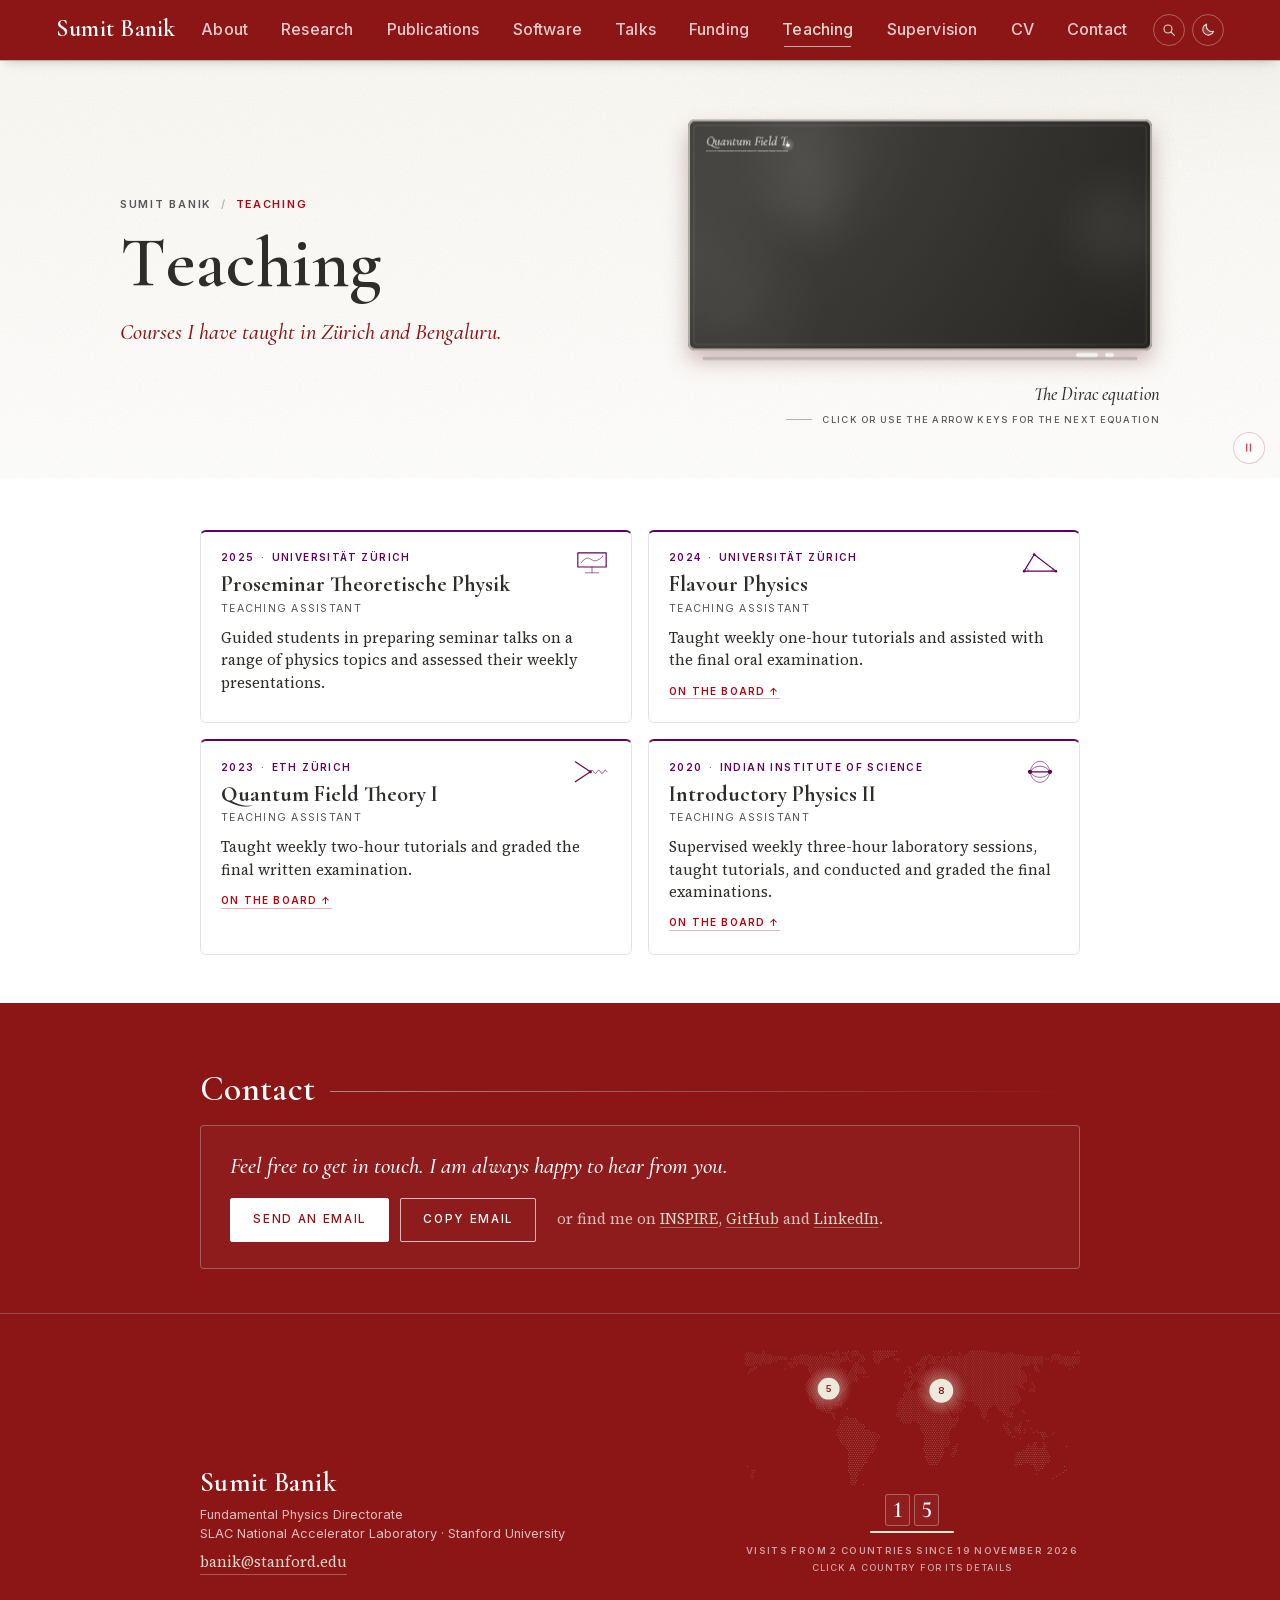
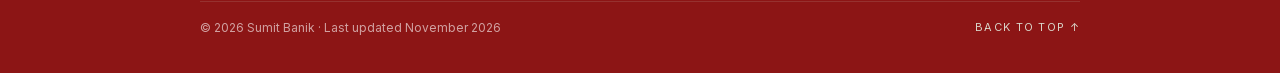
<file: teaching.html>
<!doctype html>
<html lang="en">
<head>
<meta charset="utf-8">
<meta name="viewport" content="width=device-width, initial-scale=1">
<title>Teaching | Sumit Banik</title>
<meta name="description" content="Teaching of Sumit Banik, theoretical particle physicist at SLAC and Stanford. Courses I have taught in Zürich and Bengaluru.">
<meta name="author" content="Sumit Banik">
<link rel="canonical" href="https://sumitbanikgit.github.io/teaching.html">
<meta name="color-scheme" content="light">
<meta name="theme-color" content="#8c1515">
<meta name="google-site-verification" content="J_Jvw2FJX-3FkRbdrWuaTEjCMIrBDiNggvvBCp2Pl-k">
<meta property="og:type" content="profile">
<meta property="og:title" content="Teaching | Sumit Banik">
<meta property="og:description" content="Teaching of Sumit Banik, theoretical particle physicist at SLAC and Stanford. Courses I have taught in Zürich and Bengaluru.">
<meta property="og:url" content="https://sumitbanikgit.github.io/teaching.html">
<meta property="og:image" content="https://sumitbanikgit.github.io/assets/card.png">
<meta property="og:image:width" content="1200">
<meta property="og:image:height" content="630">
<meta property="og:image:alt" content="Sumit Banik, Postdoctoral Researcher, Fundamental Physics Directorate, SLAC National Accelerator Laboratory and Stanford University">
<meta name="twitter:card" content="summary_large_image">
<link rel="icon" href="favicon.ico?v=6ac7440e" sizes="32x32">
<link rel="icon" href="assets/favicon.svg?v=6ac7440e" type="image/svg+xml">
<link rel="apple-touch-icon" href="assets/apple-touch-icon.png?v=6ac7440e">
<link rel="preload" href="assets/fonts/cormorant-garamond-normal-latin.woff2" as="font" type="font/woff2" crossorigin>
<link rel="preload" href="assets/fonts/source-serif-4-normal-latin.woff2" as="font" type="font/woff2" crossorigin>
<link rel="preload" href="assets/fonts/inter-normal-latin.woff2" as="font" type="font/woff2" crossorigin>
<link rel="stylesheet" href="assets/fonts/fonts.css?v=6ac7587c">
<link rel="stylesheet" href="assets/style.css?v=6aff3965">
<script>document.documentElement.classList.add("js");try{if(!sessionStorage.getItem("sb-intro")&&!matchMedia("(prefers-reduced-motion: reduce)").matches){document.documentElement.classList.add("intro-on");sessionStorage.setItem("sb-intro","1")}}catch(e){}try{if(localStorage.getItem("sb-still")==="1")document.documentElement.classList.add("still")}catch(e){}try{var t=localStorage.getItem("sb-theme");if(t==="dark"||(!t&&matchMedia("(prefers-color-scheme: dark)").matches))document.documentElement.setAttribute("data-theme","dark")}catch(e){}</script>
</head>
<body id="top" class="page-teaching">
<div class="intro" aria-hidden="true"><svg viewBox="-100 -60 200 120" preserveAspectRatio="xMidYMid slice"><g class="det"><circle class="ly" cx="0" cy="0" r="9" style="--d:0.12s"/><circle class="ly" cx="0" cy="0" r="21" style="--d:0.20s"/><circle class="ly" cx="0" cy="0" r="34" style="--d:0.28s"/><circle class="ly" cx="0" cy="0" r="52" style="--d:0.36s"/></g><g class="trs"><path class="tr" pathLength="1" style="--d:0.660s;--t:0.62s" d="M0 0A39.4 39.4 0 0 0 37.9 -38.8"/><path class="tr" pathLength="1" style="--d:0.674s;--t:0.62s" d="M0 0A27.3 27.3 0 0 0 34.0 -31.9"/><path class="tr" pathLength="1" style="--d:0.688s;--t:0.62s" d="M0 0A58.2 58.2 0 0 0 89.3 -26.0"/><path class="tr" pathLength="1" style="--d:0.702s;--t:0.62s" d="M0 0A27.6 27.6 0 0 0 46.7 3.4"/><path class="tr" pathLength="1" style="--d:0.716s;--t:0.62s" d="M0 0A29.5 29.5 0 0 0 43.9 23.4"/><path class="tr" pathLength="1" style="--d:0.730s;--t:0.62s" d="M0 0A114.7 114.7 0 0 0 8.0 67.0"/><path class="tr" pathLength="1" style="--d:0.744s;--t:0.62s" d="M0 0A36.2 36.2 0 0 1 -32.6 11.3"/><path class="tr" pathLength="1" style="--d:0.758s;--t:0.62s" d="M0 0A55.8 55.8 0 0 1 -43.0 8.5"/><path class="tr hard" pathLength="1" style="--d:0.772s;--t:0.42s" d="M0 0A212.5 212.5 0 0 1 -51.1 4.2"/><path class="tr" pathLength="1" style="--d:0.786s;--t:0.62s" d="M0 0A101.5 101.5 0 0 1 -45.5 -21.9"/><path class="tr hard" pathLength="1" style="--d:0.800s;--t:0.42s" d="M0 0A219.4 219.4 0 0 1 -50.5 -34.9"/><path class="tr" pathLength="1" style="--d:0.814s;--t:0.62s" d="M0 0A35.7 35.7 0 0 1 46.2 -52.2"/><path class="tr hard" pathLength="1" style="--d:0.828s;--t:0.42s" d="M0 0A292.0 292.0 0 0 0 -23.4 -53.9"/><path class="tr" pathLength="1" style="--d:0.842s;--t:0.62s" d="M0 0A28.7 28.7 0 0 1 52.9 -13.5"/><path class="tr" pathLength="1" style="--d:0.856s;--t:0.62s" d="M0 0A158.8 158.8 0 0 1 65.4 -60.2"/><path class="tr hard" pathLength="1" style="--d:0.870s;--t:0.42s" d="M0 0A203.9 203.9 0 0 0 32.3 -45.6"/><path class="tr" pathLength="1" style="--d:0.884s;--t:0.62s" d="M0 0A40.2 40.2 0 0 0 4.4 -71.3"/><path class="tr nu" pathLength="1" style="--d:0.70s;--t:.5s" d="M0 0L59.1 74.4"/><path class="tr nu" pathLength="1" style="--d:0.73s;--t:.5s" d="M0 0L-69.0 -65.3"/></g><circle class="flash" cx="0" cy="0" r="6"/></svg><div class="pr l"><svg viewBox="-10 -10 20 20"><circle class="pr-body" r="9"/><g class="qs"><circle class="q" cx="0.00" cy="-4.30" r="1.9"/><circle class="q" cx="3.72" cy="2.15" r="1.9"/><circle class="q d" cx="-3.72" cy="2.15" r="1.9"/></g></svg></div><div class="pr r"><svg viewBox="-10 -10 20 20"><circle class="pr-body" r="9"/><g class="qs"><circle class="q" cx="-0.00" cy="-4.30" r="1.9"/><circle class="q" cx="-3.72" cy="2.15" r="1.9"/><circle class="q d" cx="3.72" cy="2.15" r="1.9"/></g></svg></div></div>
<a class="skip" href="#main">Skip to content</a>

<div class="navbar">
  <div class="wrap nav-inner">
    <a class="brand" href="index.html">Sumit Banik</a>
    <nav aria-label="Pages"><div class="nav-item"><a href="index.html#about">About</a><div class="nav-drop"><a href="index.html#about"><span class="nd-t">About me</span></a><a href="index.html#recent-news"><span class="nd-t">Recent news</span></a><a href="index.html#academic-journey"><span class="nd-t">Academic journey</span><span class="nd-n">Kolkata to San Francisco</span></a><a href="index.html#explore"><span class="nd-t">Explore the site</span></a></div></div><div class="nav-item"><a href="research.html">Research</a><div class="nav-drop"><a class="nd-page" href="research.html">Research page <span aria-hidden="true">→</span></a><a href="research.html#top"><span class="nd-t">A tour of my papers</span><span class="nd-n">30 animated slides</span></a><a href="research.html#research-domains"><span class="nd-t">Research domains</span></a><a href="research.html#selected-work"><span class="nd-t">Selected work</span></a><a href="research.html#a-map-of-the-papers"><span class="nd-t">A map of the papers</span><span class="nd-n">Placed by what they are about</span></a><a href="research.html#one-integral-two-series"><span class="nd-t">One integral, two series</span><span class="nd-n">Two series on a slider</span></a></div></div><div class="nav-item"><a href="publications.html">Publications</a><div class="nav-drop"><a class="nd-page" href="publications.html">Publications page <span aria-hidden="true">→</span></a><a href="publications.html#preprints"><span class="nd-t">Preprints</span><span class="nd-n">One paper</span></a><a href="publications.html#journal-articles"><span class="nd-t">Journal articles</span><span class="nd-n">22 papers</span></a><a href="publications.html#conference-proceedings"><span class="nd-t">Conference proceedings</span><span class="nd-n">7 contributions</span></a><a href="publications.html#thesis"><span class="nd-t">PhD thesis</span><span class="nd-n">IISc, 2022</span></a></div></div><div class="nav-item"><a href="software.html">Software</a><div class="nav-drop"><a class="nd-page" href="software.html">Software page <span aria-hidden="true">→</span></a><a href="software.html#mbconichulls"><span class="nd-t">MBConicHulls</span><span class="nd-n">Mellin-Barnes integrals as hypergeometric series</span></a><a href="software.html#feyngkz"><span class="nd-t">FeynGKZ</span><span class="nd-n">Feynman integrals from GKZ hypergeometric systems</span></a><a href="software.html#hyperprecision"><span class="nd-t">HyperPrecision</span><span class="nd-n">Hypergeometric functions to high precision</span></a><a href="software.html#slq-rg"><span class="nd-t">SLQ-RG</span><span class="nd-n">Two-loop RG equations of the SM with five scalar leptoquarks</span></a></div></div><div class="nav-item"><a href="talks.html">Talks</a><div class="nav-drop"><a class="nd-page" href="talks.html">Talks page <span aria-hidden="true">→</span></a><a href="talks.html#talks"><span class="nd-t">Recent talks</span><span class="nd-n">The latest 6</span></a><a href="talks.html#earlier-talks"><span class="nd-t">Earlier talks</span><span class="nd-n">25 more since 2020</span></a></div></div><div class="nav-item"><a href="funding.html">Funding</a><div class="nav-drop"><a class="nd-page" href="funding.html">Funding page <span aria-hidden="true">→</span></a><a href="funding.html#postdoctoral-fellowships-and-grants"><span class="nd-t">Postdoctoral fellowships and grants</span></a><a href="funding.html#doctoral-and-masters-fellowships"><span class="nd-t">Doctoral and master’s fellowships</span></a></div></div><div class="nav-item"><a href="teaching.html" class="here" aria-current="page">Teaching</a><div class="nav-drop"><a class="nd-page" href="teaching.html">Teaching page <span aria-hidden="true">→</span></a><a href="#proseminar-theoretische-physik"><span class="nd-t">Proseminar Theoretische Physik</span><span class="nd-n">Universität Zürich, 2025</span></a><a href="#flavour-physics"><span class="nd-t">Flavour Physics</span><span class="nd-n">Universität Zürich, 2024</span></a><a href="#quantum-field-theory-i"><span class="nd-t">Quantum Field Theory I</span><span class="nd-n">ETH Zürich, 2023</span></a><a href="#introductory-physics-ii"><span class="nd-t">Introductory Physics II</span><span class="nd-n">Indian Institute of Science, 2020</span></a></div></div><div class="nav-item"><a href="supervision.html">Supervision</a><div class="nav-drop"><a class="nd-page" href="supervision.html">Supervision page <span aria-hidden="true">→</span></a><a href="supervision.html#corentin-eggenspieler"><span class="nd-t">Corentin Eggenspieler</span><span class="nd-n">Master’s student, 2025</span></a><a href="supervision.html#banurega-shanmuganathan"><span class="nd-t">Banurega Shanmuganathan</span><span class="nd-n">Bachelor’s student, 2024</span></a><a href="supervision.html#mathieu-ferey"><span class="nd-t">Mathieu Ferey</span><span class="nd-n">Master’s student, 2022</span></a></div></div><div class="nav-item"><a href="cv.html">CV</a><div class="nav-drop"><a class="nd-page" href="cv.html">CV page <span aria-hidden="true">→</span></a><a href="cv.html#positions"><span class="nd-t">Positions</span></a><a href="cv.html#education"><span class="nd-t">Education</span></a><a href="cv.html#fellowships-and-grants"><span class="nd-t">Fellowships and grants</span></a><a href="cv.html#research-interests"><span class="nd-t">Research interests</span></a><a href="cv.html#computing"><span class="nd-t">Computing</span></a><a href="cv.html#refereeing"><span class="nd-t">Refereeing</span></a><a href="assets/cv/Sumit_Banik_CV.pdf"><span class="nd-t">Download the CV (PDF)</span></a></div></div><div class="nav-item"><a href="contact.html">Contact</a><div class="nav-drop"><a class="nd-page" href="contact.html">Contact page <span aria-hidden="true">→</span></a><a href="mailto:banik@stanford.edu"><span class="nd-t">Write to me</span><span class="nd-n">banik@stanford.edu</span></a><a href="contact.html#reach"><span class="nd-t">Address and profiles</span></a></div></div></nav>
    <div class="nav-tools"><button class="ss-btn" type="button" aria-label="Search the site" title="Search the site (press /)"><svg viewBox="0 0 24 24" aria-hidden="true"><circle cx="10.5" cy="10.5" r="6"/><path d="M15 15l5 5"/></svg></button><button class="theme-toggle" type="button" aria-pressed="false" aria-label="Dark mode" title="Switch to dark mode"><svg viewBox="0 0 24 24" aria-hidden="true"><g class="tt-sun"><circle cx="12" cy="12" r="4.2"/><path d="M12 2.6v2.1M12 19.3v2.1M2.6 12h2.1M19.3 12h2.1M5.4 5.4l1.5 1.5M17.1 17.1l1.5 1.5M5.4 18.6l1.5-1.5M17.1 6.9l1.5-1.5"/></g><path class="tt-moon" d="M19.5 14.6A8 8 0 0 1 9.4 4.5a8 8 0 1 0 10.1 10.1z"/></svg></button></div>
  </div>
</div>

<header class="masthead hero page-hero" data-scene="chalkboard">
  <canvas class="field" aria-hidden="true"></canvas>
  <div class="wrap hero-inner">
   <div class="hero-text">
    <p class="crumb"><a href="index.html">Sumit Banik</a><span aria-hidden="true">/</span>Teaching</p>
    <h1 class="page-title" aria-label="Teaching"><span class="w" aria-hidden="true"><span class="ch" style="--i:0">T</span><span class="ch" style="--i:1">e</span><span class="ch" style="--i:2">a</span><span class="ch" style="--i:3">c</span><span class="ch" style="--i:4">h</span><span class="ch" style="--i:5">i</span><span class="ch" style="--i:6">n</span><span class="ch" style="--i:7">g</span></span></h1>
    <p class="page-sub">Courses I have taught in Zürich and Bengaluru.</p>
   </div>
   <div class="hero-stage" aria-hidden="true">
    <script type="application/json" class="scene-data">{"courses":[{"y":2025,"c":"Proseminar Theoretische Physik","i":"Universität Zürich"},{"y":2024,"c":"Flavour Physics","i":"Universität Zürich"},{"y":2023,"c":"Quantum Field Theory I","i":"ETH Zürich"},{"y":2020,"c":"Introductory Physics II","i":"Indian Institute of Science"}]}</script>
    <div class="scene-meta"><p class="scene-cap">From the blackboard</p><p class="scene-hint">Click or use the arrow keys for the next equation</p></div>
   </div>
  </div>
<button class="motion-toggle" type="button" aria-pressed="false" aria-label="Pause the animations" title="Pause the animations on every page"><svg viewBox="0 0 24 24" aria-hidden="true"><path class="mt-pause" d="M9 6.5v11M15 6.5v11"/><path class="mt-play" d="M8.5 6.2v11.6l9.4-5.8z"/></svg></button>
</header>
<main id="main" class="wrap">

<section class="chapter" id="teaching">
<div class="courses"><article class="course" id="proseminar-theoretische-physik"><svg class="ix" viewBox="0 0 48 30" aria-hidden="true"><path pathLength="1" d="M7 3H41V20H7Z"/><path class="thin" pathLength="1" d="M24 20V27M16 27H32M11 15Q17 6 23 11T37 7"/></svg><div class="kicker">2025 <span class="sep">·</span> Universität Zürich</div><h4 class="course-title" aria-level="2">Proseminar Theoretische Physik</h4><div class="course-role">Teaching Assistant</div><p>Guided students in preparing seminar talks on a range of physics topics and assessed their weekly presentations.</p></article><article class="course" id="flavour-physics"><svg class="ix" viewBox="0 0 48 30" aria-hidden="true"><path class="flow" pathLength="1" style="--da:0.0276;--dg:0.0234;--dp:0.0510" d="M5 25H43L17 5Z"/><path class="thin" pathLength="1" d="M10 25A5 5 0 0 0 8.4 21.4M38 25A5 5 0 0 1 39.9 21.9"/><circle cx="5" cy="25" r="1.6"/><circle cx="43" cy="25" r="1.6"/><circle cx="17" cy="5" r="1.6"/></svg><div class="kicker">2024 <span class="sep">·</span> Universität Zürich</div><h4 class="course-title" aria-level="2">Flavour Physics</h4><div class="course-role">Teaching Assistant</div><p>Taught weekly one-hour tutorials and assisted with the final oral examination.</p><button class="on-board" type="button" data-course="Flavour Physics" aria-label="Show Flavour Physics on the chalkboard above">On the board <span aria-hidden="true">↑</span></button></article><article class="course" id="quantum-field-theory-i"><svg class="ix" viewBox="0 0 48 30" aria-hidden="true"><path class="flow" pathLength="1" style="--da:0.0601;--dg:0.0508;--dp:0.1109" d="M4 27L22 15L4 3"/><path class="flow thin" pathLength="1" style="--da:0.0879;--dg:0.0744;--dp:0.1623" d="M22 15Q24 11 26 15T30 15T34 15T38 15T42 15"/><circle cx="22" cy="15" r="1.8"/></svg><div class="kicker">2023 <span class="sep">·</span> ETH Zürich</div><h4 class="course-title" aria-level="2">Quantum Field Theory I</h4><div class="course-role">Teaching Assistant</div><p>Taught weekly two-hour tutorials and graded the final written examination.</p><button class="on-board" type="button" data-course="Quantum Field Theory I" aria-label="Show Quantum Field Theory I on the chalkboard above">On the board <span aria-hidden="true">↑</span></button></article><article class="course" id="introductory-physics-ii"><svg class="ix" viewBox="0 0 48 30" aria-hidden="true"><path class="flow" pathLength="1" style="--da:0.1083;--dg:0.0917;--dp:0.2000" d="M12 15H36"/><path class="flow thin" pathLength="1" style="--da:0.0194;--dg:0.0164;--dp:0.0358" d="M12 15C17 6 31 6 36 15M12 15C17 24 31 24 36 15M12 15C15 -2 33 -2 36 15M12 15C15 32 33 32 36 15"/><circle cx="12" cy="15" r="2.6"/><circle cx="36" cy="15" r="2.6"/></svg><div class="kicker">2020 <span class="sep">·</span> Indian Institute of Science</div><h4 class="course-title" aria-level="2">Introductory Physics II</h4><div class="course-role">Teaching Assistant</div><p>Supervised weekly three-hour laboratory sessions, taught tutorials, and conducted and graded the final examinations.</p><button class="on-board" type="button" data-course="Introductory Physics II" aria-label="Show Introductory Physics II on the chalkboard above">On the board <span aria-hidden="true">↑</span></button></article></div><script>
(function () {                              // a card asks the animation at the top for its own part: a course's equations,
  var reduce = window.matchMedia && matchMedia('(prefers-reduced-motion: reduce)').matches;   // a student's project, an award
  Array.prototype.forEach.call(document.querySelectorAll('.on-board'), function (b) {
    b.addEventListener('click', function () {
      if (window.CustomEvent) document.dispatchEvent(b.dataset.course ? new CustomEvent('chalkcourse', { detail: { course: b.dataset.course } })
                                                                    : new CustomEvent('scenepick', { detail: { name: b.dataset.pick } }));
      window.scrollTo({ top: 0, behavior: reduce ? 'auto' : 'smooth' });
    });
  });
})();
</script>
</section>

<section class="chapter" id="contact">
<h2 class="chapter-title">Contact</h2>
<div class="contact-card">
  <p class="prose contact-lede">Feel free to get in touch. I am always happy to hear from you.</p>
  <p><a class="button" href="mailto:banik@stanford.edu">Send an email</a>
  <button class="button copy-addr" type="button" data-copy="banik@stanford.edu">Copy email</button><span class="sr-only" role="status" aria-live="polite"></span><script>
(function () {                              // the contact band: copy the email address, for readers with no email app
  var b = document.querySelector('.copy-addr');
  if (!b) return;
  if (!(navigator.clipboard && window.isSecureContext)) { b.remove(); return; }
  var said = b.nextElementSibling, label = b.textContent, timer;
  b.addEventListener('click', function () {
    navigator.clipboard.writeText(b.getAttribute('data-copy')).then(function () {
      b.style.minWidth = b.offsetWidth + 'px';          // the shorter word keeps the button's width
      b.classList.add('done'); b.textContent = 'Copied'; said.textContent = 'Email address copied';
      clearTimeout(timer);
      timer = setTimeout(function () { b.classList.remove('done'); b.textContent = label; said.textContent = ''; }, 2200);
    }).catch(function () {});
  });
})();
</script>
  <span class="contact-alt">or find me on <a href="https://inspirehep.net/authors/1810309">INSPIRE</a>,
  <a href="https://github.com/SumitBanikGit">GitHub</a> and <a href="https://www.linkedin.com/in/waytosumitbanik">LinkedIn</a>.</span></p>
</div>
</section>

</main>

<footer>
<div class="wrap foot">
  <div class="foot-id">
    <div class="foot-name">Sumit Banik</div>
    <div class="foot-aff">Fundamental Physics Directorate<br><span class="aff-a">SLAC National Accelerator Laboratory</span><span class="aff-sep"> · </span><span class="aff-a">Stanford&nbsp;University</span></div>
    <a class="foot-mail" href="mailto:banik@stanford.edu">banik@stanford.edu</a>
  </div>
  <div class="visitors" hidden>
    <div class="vis-map" role="group" tabindex="0" aria-label="Visits by country. The arrow keys go through the countries."><img src="/assets/map/world-dots.svg?v=6ac7440e" alt="" width="1200" height="482" loading="lazy"><svg class="vis-dots" aria-hidden="true" focusable="false"><defs><radialGradient id="vis-glow"><stop offset="0" stop-color="#e8e4d5" stop-opacity=".55"/><stop offset="1" stop-color="#e8e4d5" stop-opacity="0"/></radialGradient></defs></svg><span class="vis-tag" aria-hidden="true"></span></div>
    <div class="vis-count" aria-hidden="true"></div>
    <div class="vis-share" aria-hidden="true"><i></i></div>
    <div class="vis-label" aria-hidden="true"></div>
    <div class="vis-sub" aria-hidden="true"></div>
    <p class="sr-only vis-sum"></p><span class="sr-only vis-say" aria-live="polite"></span>
  </div>
<script>
(function () {                              // the footer map of visitors, from assets/visitors.json, kept up to date while the page is open
  var box = document.querySelector('.visitors');
  if (!box || !window.fetch) return;
  var reduce = matchMedia('(prefers-reduced-motion: reduce)').matches, touch = matchMedia('(hover: none)').matches, SRC = '/assets/visitors.json';
  function load() { return fetch(SRC, { cache: 'no-cache' }).then(function (r) { return r.ok ? r.json() : null; }); }
  load().then(function (d0) {
    if (!d0 || !(d0.total >= 0)) return;      // (shown at nought too, right after the count starts again)
    var NS = 'http://www.w3.org/2000/svg', map = box.querySelector('.vis-map'), svg = box.querySelector('.vis-dots'),
        tag = box.querySelector('.vis-tag'), label = box.querySelector('.vis-label'), sub = box.querySelector('.vis-sub'),
        bar = box.querySelector('.vis-share'), say = box.querySelector('.vis-say'), odo = box.querySelector('.vis-count');
    var hint = (touch ? 'Tap' : 'Click') + ' a country for its details';
    var THE = /^(US|GB|NL|CZ|AE|PH|DO|CF|CD|BS|GM|KM|MV|SC|SB|MH|KY|VG|VI|TC|FO|FK)$/;
    var ORD = ['first', 'second', 'third', 'fourth', 'fifth', 'sixth', 'seventh', 'eighth', 'ninth', 'tenth'];
    function clamp(x) { return x < 0 ? 0 : x > 1 ? 1 : x; }
    function ease(x) { x = clamp(x); return 1 - Math.pow(1 - x, 3); }
    function easeIO(x) { x = clamp(x); return x < 0.5 ? 4 * x * x * x : 1 - Math.pow(2 - 2 * x, 3) / 2; }
    function fmt(v) { return v < 1000 ? String(v) : (v / 1000).toFixed(v < 9950 ? 1 : 0).replace('.0', '') + 'k'; }
    var d, all, n, top, since, line, key = '', pts = [], picked = null, hov = null, ready = false;
    function share(c) { var p = 100 * c.v / d.total; return p < 0.1 ? 'under 0.1 %' : (p >= 10 ? Math.round(p) : p.toFixed(1).replace('.0', '')) + ' %'; }
    function rank(c) {                         // first of 13 countries, joint tenth of 13 countries
      var k = 1 + all.filter(function (o) { return o.v > c.v; }).length, tie = all.some(function (o) { return o !== c && o.v === c.v; });
      return n === 1 ? 'the only country so far' : (tie ? 'joint ' : '') + (ORD[k - 1] || k + 'th') + ' of ' + n + ' countries';
    }
    function sig(x) { return JSON.stringify([x.total, (x.countries || []).map(function (c) { return c.c + c.v; })]); }

    var leads = document.createElementNS(NS, 'g'); leads.setAttribute('class', 'vis-leads'); svg.appendChild(leads);
    function use(nd) {                        // take in a set of numbers: a bubble for each country, the busiest drawn last
      d = nd; all = d.countries || []; n = all.length; top = n ? all[0].v : 1; key = sig(d);
      d.total = Math.max(d.total, all.reduce(function (a, c) { return a + c.v; }, 0));   // (never fewer than the countries add up to)
      since = new Date(d.since + 'T12:00:00Z').toLocaleString('en-GB', { day: 'numeric', month: 'long', year: 'numeric', timeZone: 'UTC' });
      line = (d.total === 1 ? 'visit' : 'visits') + (n ? ' from ' + n + (n === 1 ? ' country' : ' countries') : '') + ' since ' + since;
      all.forEach(function (c) { c.name = (THE.test(c.c) ? 'the ' : '') + c.n; });
      pts.forEach(function (c) { leads.removeChild(c.ln); leads.removeChild(c.sp); svg.removeChild(c.g); });
      pts = all.filter(function (c) { return typeof c.x === 'number'; });
      pts.slice().reverse().forEach(function (c) {
        var i = pts.indexOf(c), big = i < 24;  // (past the 24 busiest, a plain dot without its number)
        c.r0 = big ? 7.5 + 4.5 * Math.sqrt(c.v / top) : 3.2;
        if (big) c.r0 = Math.max(c.r0, fmt(c.v).length * 3.3 + 2.5);
        c.ln = document.createElementNS(NS, 'line'); c.ln.setAttribute('class', 'lead');
        c.sp = document.createElementNS(NS, 'circle'); c.sp.setAttribute('class', 'spot'); c.sp.setAttribute('r', '1.5');
        leads.appendChild(c.ln); leads.appendChild(c.sp);
        c.g = document.createElementNS(NS, 'g'); c.g.setAttribute('class', 'vb' + (i < 3 ? ' hot' : ''));
        if (i < 3) c.g.style.setProperty('--d', (i * 1.05) + 's');
        c.g.innerHTML = '<g class="vb-grow"><g class="vb-in"><circle class="halo" r="' + (2.1 * c.r0).toFixed(1) + '"/><circle class="ring" r="' +
          c.r0.toFixed(1) + '"/><circle class="core" r="' + c.r0.toFixed(1) + '"/>' + (big ? '<text class="num" dy=".36em" font-size="' +
          (c.r0 >= 9 ? 9.5 : 8.5) + '">0</text>' : '') + '</g></g>';
        c.grow = c.g.firstChild; c.t = c.g.querySelector('text');
        svg.appendChild(c.g);
      });
      box.querySelector('.vis-sum').textContent = d.total.toLocaleString('en-US') + ' ' + line + '.' +
        (n ? ' ' + all.map(function (c) { return c.n + ' ' + c.v; }).join(', ') + '.' : '');
    }
    function layout() {                       // the bubbles at their countries, pushed apart until none overlap
      var W = map.clientWidth, H = map.clientHeight;
      if (!W || !H) return;
      var s = W / 1200, i, j;
      svg.setAttribute('viewBox', '0 0 ' + W + ' ' + H);
      pts.forEach(function (c) { c.r = c.r0; c.tx = c.x * s; c.ty = Math.min(476, Math.max(6, c.y)) * s; c.px = c.tx; c.py = c.ty; });
      for (var it = 0; it < 260; it++) {
        for (i = 0; i < pts.length; i++) for (j = i + 1; j < pts.length; j++) {
          var a = pts[i], b = pts[j], dx = b.px - a.px, dy = b.py - a.py, dd = Math.sqrt(dx * dx + dy * dy), need = a.r + b.r + 1.5;
          if (dd >= need) continue;
          if (dd < 0.01) { dx = Math.cos(i + 2 * j); dy = Math.sin(i + 2 * j); dd = 1; }
          var f = (need - dd) / dd, wa = b.r * b.r / (a.r * a.r + b.r * b.r);
          a.px -= dx * f * wa; a.py -= dy * f * wa; b.px += dx * f * (1 - wa); b.py += dy * f * (1 - wa);
        }
        pts.forEach(function (c) {             // each pulled back towards its country, then kept on the map
          if (it < 180) { c.px += (c.tx - c.px) * 0.03; c.py += (c.ty - c.py) * 0.03; }
          c.px = Math.max(c.r + 1, Math.min(W - c.r - 1, c.px)); c.py = Math.max(c.r + 1, Math.min(H - c.r - 1, c.py));
        });
      }
      pts.forEach(function (c) {
        c.far = Math.sqrt((c.px - c.tx) * (c.px - c.tx) + (c.py - c.ty) * (c.py - c.ty)) > 0.7 * c.r;
        c.ln.setAttribute('x1', c.tx.toFixed(1)); c.ln.setAttribute('y1', c.ty.toFixed(1));
        c.sp.setAttribute('cx', c.tx.toFixed(1)); c.sp.setAttribute('cy', c.ty.toFixed(1));
      });
    }
    function draw(k) {                        // k seconds into the opening: each bubble grows at its country, then moves aside
      pts.forEach(function (c, i) {
        var q = k - i * 0.07, sl = easeIO((q - 0.35) / 0.8), x = c.tx + (c.px - c.tx) * sl, y = c.ty + (c.py - c.ty) * sl;
        c.g.setAttribute('transform', 'translate(' + x.toFixed(1) + ' ' + y.toFixed(1) + ')');
        c.grow.setAttribute('transform', 'scale(' + ease(q / 0.55).toFixed(3) + ')');
        if (c.t) c.t.textContent = fmt(Math.round(c.v * ease(q / 0.9)));
        c.ln.setAttribute('x2', x.toFixed(1)); c.ln.setAttribute('y2', y.toFixed(1));
        c.ln.style.opacity = c.sp.style.opacity = c.far ? sl : 0;
      });
    }

    var cells = [], seps = [];
    function wheels(total) {                  // the counter, one wheel per digit (built again when the total gains a digit)
      var s = total.toLocaleString('en-US'), digits = '';
      if (cells.length === s.replace(/,/g, '').length) return;
      for (var k = 0; k <= 9; k++) digits += '<i>' + k + '</i>';
      odo.innerHTML = s.split('').map(function (ch, i) {
        return ch === ',' ? '<span class="od-sep">,</span>'
          : '<span class="od"><span class="od-strip" style="--n:0;--i:' + i + '">' + digits + '</span></span>';
      }).join('') + '<span class="vis-plus"></span>';
      cells = []; seps = [];
      [].forEach.call(odo.querySelectorAll('.od, .od-sep'), function (el) {
        if (el.className === 'od-sep') seps.push({ el: el, before: cells.length }); else cells.push({ el: el, strip: el.firstChild });
      });
      void odo.offsetWidth;                   // so that new wheels turn up from 0
    }
    function count(v) {                       // the wheels turn to another number, the leading ones fold away
      var ds = String(v), pad = cells.length - ds.length;
      cells.forEach(function (c, i) { c.el.classList.toggle('lead', i < pad); c.strip.style.setProperty('--n', i < pad ? 0 : ds.charAt(i - pad)); });
      seps.forEach(function (p) { p.el.classList.toggle('lead', p.before <= pad); });
    }
    function plus(k) {                        // new visits while the page is open: a small +3 rises beside the counter
      var b = odo.querySelector('.vis-plus');
      if (!b || reduce) return;
      b.textContent = '+' + k; b.classList.remove('up'); void b.offsetWidth; b.classList.add('up');
    }
    function swap(el, text) {                 // a line of text fades over to another
      if (el.textContent === text) return;
      if (reduce || !ready) { el.textContent = text; return; }
      el.classList.add('swap');
      setTimeout(function () { el.textContent = text; el.classList.remove('swap'); }, 170);
    }
    function place(c) {                       // the name of a country above its bubble (below it, near the top edge)
      var was = tag.classList.contains('on');
      tag.textContent = c.n;
      var W = map.clientWidth, tw = tag.offsetWidth, th = tag.offsetHeight, up = c.py - 1.3 * c.r - 5 >= th;
      if (!was) tag.classList.add('jump');
      tag.style.left = Math.max(tw / 2, Math.min(W - tw / 2, c.px)).toFixed(1) + 'px';
      tag.style.top = (up ? c.py - 1.3 * c.r - 5 : c.py + 1.3 * c.r + 5).toFixed(1) + 'px';
      tag.classList.toggle('below', !up);
      if (!was) { void tag.offsetWidth; tag.classList.remove('jump'); }
      tag.classList.add('on');
    }
    function hover(c) {
      if (c === hov) return;
      if (hov) hov.g.classList.remove('hov');
      hov = c;
      if (c) c.g.classList.add('hov');
      if (picked) return;
      if (c) place(c); else tag.classList.remove('on');
    }
    function show() {                         // the chosen country stands out, the counter and the lines speak of it (or of all)
      box.classList.toggle('picked', !!picked);
      pts.forEach(function (p) { p.g.classList.toggle('on', p === picked); p.g.classList.toggle('hov', p === hov); });
      if (picked) place(picked); else if (hov) place(hov); else tag.classList.remove('on');
      count(picked ? picked.v : d.total);
      bar.style.setProperty('--p', (picked ? 100 * picked.v / d.total : 100).toFixed(2) + '%');
      swap(label, picked ? (picked.v === 1 ? 'visit' : 'visits') + ' from ' + picked.name + ' since ' + since : line);
      swap(sub, picked ? share(picked) + ' of all visits · ' + rank(picked) : n ? hint : '');   // (no countries yet, nothing to tap)
    }
    function pick(c) {
      picked = c || null; show();
      say.textContent = picked ? picked.n + ', ' + picked.v + (picked.v === 1 ? ' visit, ' : ' visits, ') + share(picked) +
        ' of all, ' + rank(picked) + '.' : 'All countries, ' + d.total + ' visits.';
    }
    function update(nd) {                     // new numbers while the page is open: the counter turns, the bubbles that grew ping
      var was = {}, before = d.total, pc = picked && picked.c, hc = hov && hov.c;
      all.forEach(function (c) { was[c.c] = c.v; });
      use(nd);
      picked = pc ? pts.filter(function (p) { return p.c === pc; })[0] || null : null;
      hov = hc ? pts.filter(function (p) { return p.c === hc; })[0] || null : null;
      layout(); draw(9); wheels(d.total); show();
      pts.forEach(function (c) {
        if (c.v <= (was[c.c] || 0)) return;
        c.g.classList.add('grew'); setTimeout(function () { c.g.classList.remove('grew'); }, 2600);
      });
      if (d.total > before) plus(d.total - before);
    }
    function hit(ev) {                        // the bubble under the pointer, with some room for a finger
      var R = map.getBoundingClientRect(), x = ev.clientX - R.left, y = ev.clientY - R.top, best = null, bd = 1e9;
      pts.forEach(function (c) { var dd = Math.sqrt((c.px - x) * (c.px - x) + (c.py - y) * (c.py - y)) - c.r; if (dd < bd) { bd = dd; best = c; } });
      return bd <= (ev.pointerType === 'mouse' ? 3 : 10) ? best : null;
    }
    map.addEventListener('pointermove', function (ev) {
      if (ev.pointerType !== 'mouse' || !ready) return;
      var c = hit(ev); hover(c); map.style.cursor = c ? 'pointer' : '';
    });
    map.addEventListener('pointerleave', function () { hover(null); });
    map.addEventListener('click', function (ev) { if (!ready) return; var c = hit(ev); pick(c && c !== picked ? c : null); });
    document.addEventListener('click', function (ev) { if (picked && !map.contains(ev.target)) pick(null); });
    map.addEventListener('keydown', function (ev) {   // the arrow keys go through the countries, Escape back to all of them
      var k = ev.key, i = picked ? pts.indexOf(picked) : -1;
      if (k === 'Escape') { if (!picked) return; pick(null); }
      else if (k === 'ArrowRight' || k === 'ArrowDown') pick(pts[Math.min(pts.length - 1, i + 1)]);
      else if (k === 'ArrowLeft' || k === 'ArrowUp') pick(pts[Math.max(0, i - 1)]);
      else if (k === 'Home' || k === 'End') pick(pts[k === 'Home' ? 0 : pts.length - 1]);
      else return;
      ev.preventDefault(); ev.stopPropagation();
    });

    use(d0); wheels(d.total); count(d.total);
    label.textContent = line; sub.textContent = n ? hint : '';
    box.hidden = false;
    layout(); draw(0);
    if ('ResizeObserver' in window) new ResizeObserver(function () {
      layout(); if (ready) { draw(9); if (picked) place(picked); }
    }).observe(map);
    function poll() {                         // the numbers are fetched again every minute while the page is on screen
      if (!ready || document.hidden) return;
      load().then(function (nd) { if (nd && nd.total >= 0 && sig(nd) !== key) update(nd); }).catch(function () {});
    }
    function finish() {
      draw(9); ready = true; box.classList.add('live');
      setInterval(poll, 60000);
      document.addEventListener('visibilitychange', poll);
    }
    function roll() {
      box.classList.add('rolled');
      if (reduce || document.documentElement.classList.contains('still')) { finish(); return; }
      var t0 = performance.now(), end = 1.25 + 0.07 * pts.length;
      requestAnimationFrame(function frame(now) {
        var k = (now - t0) / 1000;
        if (k < end) { draw(k); requestAnimationFrame(frame); } else finish();
      });
    }
    if (reduce || !('IntersectionObserver' in window)) { roll(); return; }
    var io = new IntersectionObserver(function (en) {
      if (en[0].isIntersecting) { io.disconnect(); setTimeout(roll, 200); }
    }, { threshold: 0.5 });
    io.observe(box);
  }).catch(function () {});
})();
</script>
  <div class="foot-meta">
    <a href="#top">Back to top ↑</a>
    <span>© 2026 Sumit Banik · Last updated November 2026</span>
  </div>
</div>
</footer>

<dialog class="ss" aria-labelledby="ss-title" data-src="/assets/search.json?v=fb3b6901">
 <div class="ss-box">
  <div class="ss-head">
   <svg class="ss-ico" viewBox="0 0 24 24" aria-hidden="true"><circle cx="10.5" cy="10.5" r="6"/><path d="M15 15l5 5"/></svg>
   <label class="sr-only" for="ss-q" id="ss-title">Search the site</label>
   <input class="ss-input" id="ss-q" name="q" type="search" autocomplete="off" spellcheck="false" enterkeyhint="go"
          placeholder="Papers, talks, software, people" role="combobox" aria-expanded="false" aria-controls="ss-list" aria-autocomplete="list">
   <button class="ss-close" type="button" aria-label="Close the search">Esc</button>
  </div>
  <div class="ss-hints"><span class="ss-try">Try</span><button type="button">Mellin-Barnes</button><button type="button">GKZ</button><button type="button">95 GeV</button><button type="button">leptoquarks</button><button type="button">SMEFT</button><button type="button">Zürich</button></div>
  <p class="ss-fix" hidden>Showing results for “<span class="ss-fixed"></span>”. <button type="button" class="ss-orig">Search for “<span></span>” instead</button></p>
  <ul class="ss-list" id="ss-list" role="listbox" aria-label="Results"></ul>
  <div class="ss-foot"><span class="ss-status" role="status" aria-live="polite"></span>
   <span class="ss-keys"><span><kbd>↑</kbd><kbd>↓</kbd> to move</span><span><kbd>Enter</kbd> to open</span><span><kbd>?</kbd> all shortcuts</span></span></div>
 </div>
</dialog>

<dialog class="ss keys-help" aria-labelledby="kh-title">
 <div class="ss-box kh-box">
  <div class="ss-head"><span class="kh-title" id="kh-title">Keyboard shortcuts</span><button class="ss-close kh-close" type="button" aria-label="Close">Esc</button></div>
  <dl class="kh-list">
   <div><dt><kbd>/</kbd> or <kbd>Ctrl</kbd> <kbd>K</kbd></dt><dd>Search the whole site</dd></div>
   <div><dt><kbd>↑</kbd> <kbd>↓</kbd> <kbd>Enter</kbd></dt><dd>Choose and open a result</dd></div>
   <div><dt><kbd>←</kbd> <kbd>→</kbd></dt><dd>Step through the animation at the top of a page, such as the papers of the tour, the awards, the equations on the board, the students or the stages of the CV</dd></div>
   <div><dt><kbd>J</kbd> <kbd>K</kbd></dt><dd>The next or previous paper of the list, on the Publications page</dd></div>
   <div><dt><kbd>O</kbd></dt><dd>Open or fold the abstract of that paper</dd></div>
   <div><dt><kbd>P</kbd></dt><dd>Pause or play the animations, on every page</dd></div>
   <div><dt><kbd>Esc</kbd></dt><dd>Close a search, a menu or this list</dd></div>
   <div><dt><kbd>?</kbd></dt><dd>Show this list</dd></div>
  </dl>
 </div>
</dialog>

<div class="progress" aria-hidden="true"></div>
<a class="to-top" href="#top" aria-label="Back to top"><svg viewBox="0 0 24 24" aria-hidden="true"><path d="M12 19V5M5.5 11.5 12 5l6.5 6.5"/></svg></a>

<script>
(function () {
  var reduce = window.matchMedia('(prefers-reduced-motion: reduce)').matches;
  function reveal(el) {
    if (!el.classList.contains('reveal') || el.classList.contains('in')) return;
    el.classList.add('in');
    var delay = parseInt(el.style.getPropertyValue('--d'), 10) || 0;
    var hold = parseInt(el.dataset.hold, 10) || 900;
    setTimeout(function () { el.classList.remove('reveal', 'in'); el.style.removeProperty('--d'); }, hold + delay);
  }

  /* ---------- publications: topic filter, search, show more ---------- */
  var buttons = document.querySelectorAll('.filters button[data-filter]');   // the topics (not the cross of the domain)
  var pubs = Array.prototype.slice.call(document.querySelectorAll('.pub'));
  var heads = document.querySelectorAll('#publications .sect');
  var search = document.querySelector('.pub-search');
  var more = document.querySelector('.pub-more');
  var empty = document.querySelector('.pub-empty');
  var LIMIT = 8, topic = 'all', query = '', open = false, domain = '';
  var chip = document.querySelector('.dom-chip'), dnames = {};
  try { dnames = JSON.parse(chip.dataset.names); } catch (e) {}
  var dparam = (location.search.match(/[?&]domain=([a-z-]+)/) || [])[1];
  if (chip && dparam && dnames[dparam]) {                 // from a domain card on the Research page
    domain = dparam; chip.querySelector('.dc-n').textContent = dnames[dparam]; chip.hidden = false;
    buttons.forEach(function (x) { if (x.dataset.filter === 'all') x.setAttribute('aria-pressed', 'false'); });   // not all of them
  }
  var pq = {};                                       // a shared view of the list: ?topic=pheno&q=higgs (and ?domain=)
  location.search.replace(/[?&]([a-z]+)=([^&]*)/g, function (m, k, v) { try { pq[k] = decodeURIComponent(v.replace(/\+/g, ' ')); } catch (e) {} });
  if (pq.topic && pq.topic !== 'all' && document.querySelector('.filters button[data-filter="' + pq.topic.replace(/[^a-z]/g, '') + '"]')) {
    topic = pq.topic;
    buttons.forEach(function (x) { x.setAttribute('aria-pressed', x.dataset.filter === topic ? 'true' : 'false'); });
  }
  if (pq.q && search) { search.value = pq.q.slice(0, 80); query = search.value.replace(/\s+/g, ' ').trim().toLowerCase(); }
  var syncURL = function () {                      // and the address follows the list, so that what is shown can be shared
    if (!history.replaceState || !buttons.length) return;
    var ps = [];
    if (domain) ps.push('domain=' + domain);
    if (topic !== 'all') ps.push('topic=' + topic);
    if (query && search) ps.push('q=' + encodeURIComponent(search.value.trim()).replace(/%20/g, '+'));
    var url = location.pathname + (ps.length ? '?' + ps.join('&') : '') + location.hash;
    if (url !== location.pathname + location.search + location.hash) history.replaceState(null, '', url);
  };
  var clearDomain = function () {
    if (!domain) return;
    domain = ''; chip.hidden = true;
    if (topic === 'all') buttons.forEach(function (x) { x.setAttribute('aria-pressed', x.dataset.filter === 'all'); });
    syncURL();
  };
  /* the BibTeX of every paper in the list as it is filtered, in one click */
  var bibAll = document.querySelector('.bib-all'), pubCount = document.querySelector('.pub-count'), bibList = [], bibTimer;
  if (bibAll && !(navigator.clipboard && window.isSecureContext)) { bibAll.remove(); bibAll = null; }
  var bibLabel = function () {
    if (!bibAll || bibAll.classList.contains('done')) return;
    var n = bibList.length;
    bibAll.hidden = !n;
    var bf = document.querySelector('.bib-file'); if (bf) bf.hidden = !n;
    bibAll.querySelector('.cc-l').textContent = n === pubs.length ? 'Copy all ' + n + ' BibTeX entries'
      : n === 1 ? 'Copy its BibTeX' : 'Copy these ' + n + ' BibTeX entries';
  };
  var bibFile = document.querySelector('.bib-file');                     // the same entries, saved as a file
  if (bibFile) bibFile.addEventListener('click', function () {
    var list = bibList.map(function (p) { var c = p.querySelector('.cite-copy'); return c ? c.getAttribute('data-copy') : ''; }).filter(Boolean);
    if (!list.length || !window.Blob || !window.URL) return;
    var url = URL.createObjectURL(new Blob([list.join('\n\n') + '\n'], { type: 'application/x-bibtex' })), a = document.createElement('a');
    a.href = url; a.download = 'banik-publications.bib'; document.body.appendChild(a); a.click(); a.remove();
    setTimeout(function () { URL.revokeObjectURL(url); }, 1000);
  });
  if (bibAll) bibAll.addEventListener('click', function () {
    var list = bibList.map(function (p) { var c = p.querySelector('.cite-copy'); return c ? c.getAttribute('data-copy') : ''; }).filter(Boolean);
    if (!list.length) return;
    navigator.clipboard.writeText(list.join('\n\n') + '\n').then(function () {
      bibAll.classList.add('done');
      bibAll.querySelector('.cc-l').textContent = list.length === 1 ? 'BibTeX copied' : list.length + ' entries copied';
      clearTimeout(bibTimer);
      bibTimer = setTimeout(function () { bibAll.classList.remove('done'); bibLabel(); }, 2400);
    }).catch(function () {});
  });
  function pubText(p) {                              // what a search looks through: the card, not the abstract
    if (!p.dataset.q) p.dataset.q = Array.prototype.map.call(p.querySelectorAll('.title, .meta, .detail, .links a, .links .tag'),
      function (x) { return x.textContent; }).join(' ').replace(/\s+/g, ' ').toLowerCase();   // (names are held together by no-break spaces)
    return p.dataset.q;
  }
  function applyPubs() {
    var shown = 0, matches = 0, narrowed = topic !== 'all' || query !== '' || domain !== '', keys = [], arrived = 0, matched = [];
    pubs.forEach(function (p) {
      var ok = (topic === 'all' || p.dataset.topic.split(' ').indexOf(topic) >= 0) &&
               (!domain || (p.dataset.domains || '').split(' ').indexOf(domain) >= 0) &&
               (!query || pubText(p).indexOf(query) >= 0);
      if (ok) { matches++; matched.push(p); var tt = p.querySelector('.title'); if (tt) keys.push(tt.textContent.replace(/ /g, ' ').trim()); }
      var vis = ok && (open || narrowed || shown < LIMIT);
      if (vis) shown++;
      if (vis && p.hidden && booted && !reduce) {         // a paper that comes back glides into place, a little after the one before
        p.style.setProperty('--k', Math.min(arrived++, 10));
        p.classList.remove('pub-in'); void p.offsetWidth; p.classList.add('pub-in');
      }
      p.hidden = !vis;
      if (vis) reveal(p);
    });
    heads.forEach(function (h) {
      var el = h.nextElementSibling, any = false;
      while (el && el.classList.contains('pub')) { if (!el.hidden) any = true; el = el.nextElementSibling; }
      h.hidden = !any;
    });
    if (more) more.hidden = open || narrowed || matches <= LIMIT;
    bibList = matched; bibLabel();
    if (openAll && openAll.getAttribute('aria-pressed') === 'true')   // "every abstract" holds for papers the filters bring back
      pubs.forEach(function (p) { var d = p.querySelector('details.pub-open'); if (d && !p.hidden) d.open = true; });
    if (pubCount) pubCount.textContent = !pubs.length ? '' : (matches === pubs.length ? 'All ' + matches + ' papers'
      : matches === 1 ? 'One paper of ' + pubs.length : !matches ? 'No papers of ' + pubs.length : matches + ' papers of ' + pubs.length);
    if (empty) empty.hidden = matches > 0;
    if (window.CustomEvent) document.dispatchEvent(new CustomEvent('pubfilter', { detail: { narrowed: narrowed, titles: keys } }));
    if (booted) syncURL();
  }
  buttons.forEach(function (b) {
    b.addEventListener('click', function () {
      topic = b.dataset.filter;
      if (topic === 'all') clearDomain();             // "All" means every paper again
      buttons.forEach(function (x) { x.setAttribute('aria-pressed', x === b); });
      applyPubs();
    });
  });
  var cas = document.querySelectorAll('.coauthors button');   // a co-author: the papers written with them, in the search box
  var caSync = function () {
    Array.prototype.forEach.call(cas, function (b) { b.setAttribute('aria-pressed', query && query === b.dataset.q ? 'true' : 'false'); });
  };
  Array.prototype.forEach.call(cas, function (b) {
    b.addEventListener('click', function () {
      var on = query !== b.dataset.q;
      query = on ? b.dataset.q : ''; if (search) search.value = on ? b.dataset.name : '';
      caSync(); applyPubs();
    });
  });
  if (search) search.addEventListener('input', function () { query = search.value.replace(/\s+/g, ' ').trim().toLowerCase(); caSync(); applyPubs(); });
  if (more) more.addEventListener('click', function () { open = true; applyPubs(); });
  var openAll = document.querySelector('.pub-openall');      // every abstract of the list as it is filtered, open or folded at once
  if (openAll) openAll.addEventListener('click', function () {
    var on = openAll.getAttribute('aria-pressed') !== 'true';
    openAll.setAttribute('aria-pressed', on ? 'true' : 'false');
    openAll.textContent = on ? 'Fold every abstract' : 'Open every abstract';
    pubs.forEach(function (p) { var d = p.querySelector('details.pub-open'); if (d && !p.hidden) d.open = on; });
  });
  var kbAt = null;                                           // J and K step through the papers shown, O opens or folds the one marked
  if (pubs.length) document.addEventListener('keydown', function (ev) {
    var t = ev.target, k = (ev.key || '').toLowerCase(), n;
    if ((k !== 'j' && k !== 'k' && k !== 'o') || ev.metaKey || ev.ctrlKey || ev.altKey) return;
    if ((t && (t.isContentEditable || /^(input|textarea|select)$/i.test(t.tagName))) || document.querySelector('dialog[open]')) return;
    var list = pubs.filter(function (p) { return !p.hidden; }), i = list.indexOf(kbAt);
    if (!list.length) return;
    if (k === 'o') {
      var d = i >= 0 && kbAt.querySelector('details.pub-open');
      if (d) { d.open = !d.open; ev.preventDefault(); }
      return;
    }
    if (i < 0) { for (n = 0; n < list.length - 1 && list[n].getBoundingClientRect().bottom < 90; n++) {} }   // from the first paper in view
    else n = Math.max(0, Math.min(list.length - 1, i + (k === 'j' ? 1 : -1)));
    if (kbAt) kbAt.classList.remove('kb');
    kbAt = list[n]; kbAt.classList.add('kb');
    if (!kbAt.hasAttribute('tabindex')) kbAt.setAttribute('tabindex', '-1');
    kbAt.focus({ preventScroll: true });
    kbAt.scrollIntoView({ block: 'center', behavior: reduce ? 'auto' : 'smooth' });
    ev.preventDefault();
  });
  document.addEventListener('pointerdown', function () { if (kbAt) { kbAt.classList.remove('kb'); kbAt = null; } });
  var sorts = document.querySelectorAll('.pub-sort button');
  Array.prototype.forEach.call(sorts, function (b) {
    b.addEventListener('click', function () {                // newest first, or most cited first (INSPIRE), within each group
      var by = b.dataset.sort, before = [];
      if (!reduce && window.Element && Element.prototype.animate)     // where each paper on screen was, to glide from there
        pubs.forEach(function (p) { if (!p.hidden) before.push([p, p.getBoundingClientRect().top]); });
      Array.prototype.forEach.call(sorts, function (x) { x.setAttribute('aria-pressed', x === b ? 'true' : 'false'); });
      Array.prototype.forEach.call(heads, function (h) {
        var group = [], el = h.nextElementSibling;
        while (el && el.classList.contains('pub')) { group.push(el); el = el.nextElementSibling; }
        group.sort(function (x, y) {
          return by === 'cited' ? (+y.dataset.cited - +x.dataset.cited) || (+y.dataset.n - +x.dataset.n) : +y.dataset.n - +x.dataset.n;
        });
        var at = h;
        group.forEach(function (p) { at.after(p); at = p; });
      });
      pubs = Array.prototype.slice.call(document.querySelectorAll('.pub'));   // the first eight are now those at the top
      applyPubs();
      before.forEach(function (pb, k) {                      // each paper still shown moves from its old place to its new one
        var p = pb[0]; if (p.hidden) return;
        var dy = pb[1] - p.getBoundingClientRect().top;
        if (Math.abs(dy) < 1) return;
        p.animate([{ transform: 'translateY(' + Math.max(-900, Math.min(900, dy)) + 'px)', opacity: Math.abs(dy) > 900 ? 0 : 1 },
                   { transform: 'none', opacity: 1 }],
                  { duration: 620, delay: Math.min(k, 10) * 18, easing: 'cubic-bezier(.2, .7, .2, 1)', fill: 'backwards' });
      });
    });
  });
  if (chip) chip.querySelector('.dc-x').addEventListener('click', function () { clearDomain(); applyPubs(); });
  var booted = false;
  if (query) caSync();                              // a shared search for a co-author presses their name
  applyPubs();
  booted = true;

  /* ---------- a link to a part of a page (from the menu): show it, open it, and bring it into view ---------- */
  function toTarget() {
    var id = decodeURIComponent((location.hash || '').slice(1)), el = id && document.getElementById(id);
    if (!el) return;
    var moved = false;
    if (el.hidden && el.matches('h3.sect[data-group], .pub')) {          // the whole list of papers, unfiltered
      if (topic !== 'all' || query || domain) {
        topic = 'all'; query = ''; if (search) search.value = ''; clearDomain();
        buttons.forEach(function (x) { x.setAttribute('aria-pressed', x.dataset.filter === 'all'); });
      }
      open = true; applyPubs(); moved = true;
    }
    var list = el.parentElement && el.parentElement.closest('details');   // inside a list that folds (the browser may have opened it)
    if (list) {                                   // open it at once, so that the page is long enough to scroll to the row
      list.classList.add('instant'); list.open = true; moved = true;
      setTimeout(function () { list.classList.remove('instant'); }, 800);
    }
    var d = el.matches('details') ? el : el.matches('.pkg, .pub') ? el.querySelector('details.pkg-more, details.pub-open') : null;   // not a whole section
    if (d && !d.open) { d.open = true; moved = true; }
    if (moved) requestAnimationFrame(function () { el.scrollIntoView({ block: 'start', behavior: reduce ? 'auto' : 'smooth' }); });
  }
  toTarget(); window.addEventListener('hashchange', toTarget);

  /* ---------- scroll reveal (staggered within each group) ---------- */
  var sel = ['.chapter-title', '.epigraph', '.prose > p', '.portrait-frame', '.statement', '.about-links', '.journey', '.news li', '.stat',
             '.theme', '.pick', '.card', '.pub', '.talk-card', '.fund', '.course', '.student',
             '.journal', '.blk', '.interest', '.tool', '.tongues', '.contact-card', '.filters', '.sect', '.ex-card', '.award'];
  var items = document.querySelectorAll(sel.join(','));
  if (!reduce && 'IntersectionObserver' in window) {
    var seen = new WeakMap();
    Array.prototype.forEach.call(items, function (el) {
      var parent = el.parentElement, n = seen.get(parent) || 0;
      seen.set(parent, n + 1);
      el.style.setProperty('--d', (n % 6) * 70 + 'ms');
      if (el.querySelector('.ix path.flow, .ex-icon path.flow')) el.dataset.hold = '1800';   // let its flowing lines finish drawing
      el.classList.add('reveal');
    });
    // Elements revealed with a clip mask have zero visible area while hidden, so the
    // observer would never see them: watch their parent instead.
    var owners = new Map();
    var io = new IntersectionObserver(function (entries) {
      entries.forEach(function (e) {
        if (!e.isIntersecting) return;
        (owners.get(e.target) || [e.target]).forEach(reveal);
        io.unobserve(e.target);
      });
    }, { rootMargin: '0px 0px -8% 0px', threshold: 0.02 });
    Array.prototype.forEach.call(items, function (el) {
      if (el.matches('.chapter-title, .portrait-frame')) {
        var host = el.parentElement, list = owners.get(host);
        if (list) list.push(el); else { owners.set(host, [el]); io.observe(host); }
      } else io.observe(el);
    });
  }

  /* ---------- the spine of the news timeline draws itself down as the list comes into view ---------- */
  var spines = document.querySelectorAll('.news');
  if (!reduce && 'IntersectionObserver' in window) {
    var so = new IntersectionObserver(function (en) {
      en.forEach(function (x) { if (x.isIntersecting) { x.target.classList.add('drawn'); so.unobserve(x.target); } });
    }, { rootMargin: '0px 0px -8% 0px', threshold: 0.05 });
    Array.prototype.forEach.call(spines, function (el) { so.observe(el); });
  } else Array.prototype.forEach.call(spines, function (el) { el.classList.add('drawn'); });

  /* ---------- counters in the number boxes ---------- */
  var counters = document.querySelectorAll('.stat .n');
  function count(el) {
    var target = parseInt(el.dataset.count || el.textContent, 10), t0 = null, dur = 1400;
    if (reduce || !target) { el.textContent = target; return; }
    function tick(ts) {
      if (!t0) t0 = ts;
      var k = Math.min(1, (ts - t0) / dur), eased = 1 - Math.pow(1 - k, 3);
      el.textContent = Math.round(target * eased);
      if (k < 1) requestAnimationFrame(tick);
    }
    requestAnimationFrame(tick);
  }
  if ('IntersectionObserver' in window && !reduce) {
    Array.prototype.forEach.call(counters, function (el) { el.dataset.count = el.textContent; el.textContent = '0'; });
    var co = new IntersectionObserver(function (entries) {
      entries.forEach(function (e) { if (e.isIntersecting) { count(e.target); co.unobserve(e.target); } });
    }, { threshold: 0.6 });
    Array.prototype.forEach.call(counters, function (el) { co.observe(el); });
  }

  /* ---------- funding: each amount counts up in its own currency when it comes into view ---------- */
  var amounts = document.querySelectorAll('.fund-amount');
  if (amounts.length && !reduce && 'IntersectionObserver' in window) {
    var ao = new IntersectionObserver(function (entries) {
      entries.forEach(function (x) {
        if (!x.isIntersecting) return;
        ao.unobserve(x.target);
        var el = x.target, m = /^([^0-9]*)([0-9,]+)(.*)$/.exec(el.getAttribute('data-final'));
        if (!m) return;
        var target = parseInt(m[2].replace(/,/g, ''), 10), t0 = null;
        (function step(ts) {
          if (!t0) t0 = ts;
          var k = Math.min(1, (ts - t0) / 1600), v = Math.round(target * (1 - Math.pow(1 - k, 3)));
          el.textContent = m[1] + v.toLocaleString('en-US') + m[3];
          if (k < 1) requestAnimationFrame(step);
          else if (el.closest('.fund')) el.closest('.fund').classList.add('counted');   // the medal answers
        })(performance.now());
      });
    }, { threshold: 0.6 });
    Array.prototype.forEach.call(amounts, function (el) {
      var final = el.textContent, m = /^([^0-9]*)([0-9,]+)(.*)$/.exec(final);
      el.setAttribute('data-final', final);
      if (m) el.textContent = m[1] + '0' + m[3];
      ao.observe(el);
    });
  }

  /* ---------- opening reveal: once the collision has opened the page, let the page animations run ---------- */
  if (document.documentElement.classList.contains('intro-on')) {
    var endIntro = function () { document.documentElement.classList.remove('intro-on'); };
    setTimeout(endIntro, 2150);
    ['pointerdown', 'keydown', 'wheel', 'touchstart'].forEach(function (ev) { window.addEventListener(ev, endIntro, { once: true, passive: true }); });
  }

  /* ---------- magnetic buttons: they lean gently towards the pointer ---------- */
  if (!reduce && window.matchMedia('(hover: hover)').matches) {
    Array.prototype.forEach.call(document.querySelectorAll('.btn, .button, .pub-more'), function (b) {
      b.addEventListener('mousemove', function (e) {
        var r = b.getBoundingClientRect(), x = (e.clientX - r.left) / r.width - 0.5, y = (e.clientY - r.top) / r.height - 0.5;
        b.style.transform = 'translate(' + (x * 10).toFixed(1) + 'px,' + (y * 7).toFixed(1) + 'px)';
      });
      b.addEventListener('mouseleave', function () { b.style.transform = ''; });
    });
  }

  /* ---------- hero parallax: text and detector drift apart as the page scrolls ---------- */
  var heroEl = document.querySelector('.hero'), heroText = heroEl && heroEl.querySelector('.hero-text'),
      heroStage = heroEl && heroEl.querySelector('.hero-stage'),
      heroField = heroEl && !heroEl.hasAttribute('data-scene') && heroEl.querySelector('.field');
  function parallax() {
    if (reduce || !heroEl) return;
    var y = window.scrollY, h = heroEl.offsetHeight;
    var below = heroStage && heroText && heroStage.offsetTop >= heroText.offsetTop + heroText.offsetHeight - 1;
    if (h > window.innerHeight || below) {          // a header taller than the screen (a phone) is read while scrolling, and a scene
                                                      // below the text (phones, tablets) would be run into by the slower text: it stays put
      if (heroText && heroText.style.opacity) heroText.style.transform = heroText.style.opacity = '';
      if (heroField && heroField.style.transform) heroField.style.transform = '';
      return;
    }
    if (y > h) return;
    if (heroText) { heroText.style.transform = 'translateY(' + (y * 0.2).toFixed(1) + 'px)'; heroText.style.opacity = (1 - 0.85 * y / h).toFixed(3); }
    if (heroField) heroField.style.transform = 'translateY(' + (y * 0.38).toFixed(1) + 'px)';
  }
  window.addEventListener('scroll', parallax, { passive: true });
  window.addEventListener('resize', parallax);

  /* ---------- dark mode: follows the system until the reader chooses, then remembers the choice ---------- */
  var root = document.documentElement, tbtns = document.querySelectorAll('.theme-toggle');
  function mark(dark) {
    Array.prototype.forEach.call(tbtns, function (b) {
      b.setAttribute('aria-pressed', dark ? 'true' : 'false'); b.title = dark ? 'Switch to light mode' : 'Switch to dark mode';
    });
  }
  function setTheme(dark, save) {
    if (dark) root.setAttribute('data-theme', 'dark'); else root.removeAttribute('data-theme');
    mark(dark);
    if (save) { try { localStorage.setItem('sb-theme', dark ? 'dark' : 'light'); } catch (e) {} }
    document.dispatchEvent(new CustomEvent('themechange', { detail: { dark: dark } }));
  }
  mark(root.getAttribute('data-theme') === 'dark');
  try {                                             // a soft pulse shows where the switch is, once per visit, until a theme is chosen
    if (!reduce && !localStorage.getItem('sb-theme') && !sessionStorage.getItem('sb-tt-hint')) {
      Array.prototype.forEach.call(tbtns, function (b) { b.classList.add('hint'); }); sessionStorage.setItem('sb-tt-hint', '1');
    }
  } catch (e) {}
  Array.prototype.forEach.call(tbtns, function (tbtn) {
    tbtn.addEventListener('click', function () {
      var dark = root.getAttribute('data-theme') !== 'dark';
      if (reduce || !document.startViewTransition) { setTheme(dark, true); return; }
      var r = tbtn.getBoundingClientRect(), x = r.left + r.width / 2, y = r.top + r.height / 2;
      var end = Math.hypot(Math.max(x, window.innerWidth - x), Math.max(y, window.innerHeight - y));
      root.classList.add('theme-vt');
      var vt = document.startViewTransition(function () { setTheme(dark, true); });
      vt.ready.then(function () {
        root.animate({ clipPath: ['circle(0px at ' + x + 'px ' + y + 'px)', 'circle(' + end + 'px at ' + x + 'px ' + y + 'px)'] },
                     { duration: 650, easing: 'cubic-bezier(.4, 0, .2, 1)', pseudoElement: '::view-transition-new(root)' });
      }).catch(function () {});
      vt.finished.then(function () { root.classList.remove('theme-vt'); }, function () { root.classList.remove('theme-vt'); });
    });
  });
  var dq = window.matchMedia('(prefers-color-scheme: dark)'), follow = function (ev) {
    var saved = null; try { saved = localStorage.getItem('sb-theme'); } catch (e) {}
    if (!saved) setTheme(ev.matches, false);
  };
  if (dq.addEventListener) dq.addEventListener('change', follow); else if (dq.addListener) dq.addListener(follow);

  /* ---------- pause every animation: the canvases, the ticker, the journey map (kept on every page) ---------- */
  var mtBtns = document.querySelectorAll('.motion-toggle');
  var setStill = function (on, save) {
    root.classList.toggle('still', on);
    Array.prototype.forEach.call(mtBtns, function (b) {
      b.setAttribute('aria-pressed', on ? 'true' : 'false');
      b.setAttribute('aria-label', on ? 'Play the animations' : 'Pause the animations');
      b.title = on ? 'Play the animations again' : 'Pause the animations on every page';
    });
    var jsvg = document.querySelector('.journey-map svg');
    if (jsvg && jsvg.pauseAnimations) { if (on) jsvg.pauseAnimations(); else jsvg.unpauseAnimations(); }
    if (save) { try { if (on) localStorage.setItem('sb-still', '1'); else localStorage.removeItem('sb-still'); } catch (e) {} }
    if (window.CustomEvent) document.dispatchEvent(new CustomEvent('motionchange', { detail: { still: on } }));
  };
  Array.prototype.forEach.call(mtBtns, function (b) { b.addEventListener('click', function () { setStill(!root.classList.contains('still'), true); }); });
  if (mtBtns.length) document.addEventListener('keydown', function (ev) {   // P pauses or plays them from the keyboard
    var t = ev.target;
    if ((ev.key !== 'p' && ev.key !== 'P') || ev.metaKey || ev.ctrlKey || ev.altKey) return;
    if ((t && (t.isContentEditable || /^(input|textarea|select)$/i.test(t.tagName))) || document.querySelector('dialog[open]')) return;
    if (getComputedStyle(mtBtns[0]).display === 'none') return;      // (not with reduced motion, where nothing moves)
    ev.preventDefault(); setStill(!root.classList.contains('still'), true);
  });
  if (root.classList.contains('still')) requestAnimationFrame(function () { setStill(true, false); });

  /* ---------- progress bar, back-to-top, current page in the menu ---------- */
  var nav = document.querySelector('.navbar nav'), here = nav && nav.querySelector('.here');
  requestAnimationFrame(function () {               // after the first layout, so that reading the sizes forces none
    if (nav && here && getComputedStyle(nav).overflowX === 'auto' && nav.scrollWidth > nav.clientWidth + 2) {
      var x = here.getBoundingClientRect().left - nav.getBoundingClientRect().left + nav.scrollLeft;   // its place along the strip, not in its menu item
      nav.scrollLeft = Math.max(0, x - (nav.clientWidth - here.offsetWidth) / 2);                    // in the middle of a phone's menu
    }
  });
  /* ---------- the menu's dropdowns on touch screens (iPad and phone): a tap opens one (the page itself
     comes first in it), a second tap on the same item goes to the page, a tap anywhere else closes it ---------- */
  var touchNav = window.matchMedia('(hover: none)'), bar0 = document.querySelector('.navbar');
  var navItems = Array.prototype.slice.call(document.querySelectorAll('.navbar .nav-item'));
  function closeDrops(keep) {
    navItems.forEach(function (it) { if (it !== keep) it.classList.remove('open'); });
    if (nav) nav.classList.toggle('has-open', !!keep);       // the faded edges of a phone's menu would hide the panel
  }
  function placeDrop(it) {
    var a = it.firstElementChild, d = a.nextElementSibling, r = a.getBoundingClientRect(), b = bar0.getBoundingClientRect();
    d.style.top = Math.round(b.bottom - 1) + 'px';
    d.style.left = Math.round(Math.max(8, Math.min(r.left - 6, window.innerWidth - d.offsetWidth - 8))) + 'px';
  }
  navItems.forEach(function (it) {
    var a = it.firstElementChild;
    if (!a || !a.nextElementSibling) return;
    a.addEventListener('click', function (ev) {
      if (!touchNav.matches || it.classList.contains('open')) return;     // a second tap goes to the page
      ev.preventDefault(); closeDrops(it); it.classList.add('open'); placeDrop(it);
    });
  });
  document.addEventListener('click', function (ev) { if (!(ev.target.closest && ev.target.closest('.nav-item'))) closeDrops(null); });
  document.addEventListener('keydown', function (ev) { if (ev.key === 'Escape') closeDrops(null); });
  window.addEventListener('scroll', function () { var o = document.querySelector('.nav-item.open'); if (o) placeDrop(o); }, { passive: true });
  window.addEventListener('resize', function () { closeDrops(null); });
  if (nav) nav.addEventListener('scroll', function () { var o = document.querySelector('.nav-item.open'); if (o) placeDrop(o); }, { passive: true });

  if (nav) {                                       // a menu that scrolls sideways fades out at the edge with more beyond it
    var edges = function () {
      var max = getComputedStyle(nav).overflowX === 'auto' ? nav.scrollWidth - nav.clientWidth : 0;
      nav.classList.toggle('fade-l', max > 2 && nav.scrollLeft > 2);
      nav.classList.toggle('fade-r', max > 2 && nav.scrollLeft < max - 2);
    };
    nav.addEventListener('scroll', edges, { passive: true }); window.addEventListener('resize', edges); requestAnimationFrame(edges);
  }
  var bar = document.querySelector('.progress'), top = document.querySelector('.to-top'), foot = document.querySelector('footer'), cue = document.querySelector('.scroll-cue'),
      col = document.getElementById('main'), lastY = window.scrollY, upward = false;
  function update() {
    var max = document.documentElement.scrollHeight - window.innerHeight, y = window.scrollY;
    if (bar) bar.style.transform = 'scaleX(' + (max > 0 ? y / max : 0) + ')';
    if (Math.abs(y - lastY) > 8) { upward = y < lastY; lastY = y; }
    var atFoot = foot && foot.getBoundingClientRect().top < window.innerHeight;   // the footer has its own link up
    var over = top && col && col.getBoundingClientRect().right > top.getBoundingClientRect().left - 4;   // over the text (a phone, a tablet,
    if (top) top.classList.toggle('show', y > window.innerHeight * 0.9 && !atFoot && (!over || upward));   // a small window): only on the way back up
    if (cue) cue.classList.toggle('gone', window.scrollY > 60);      // the scroll cue steps aside once the reader scrolls
  }
  var upNext = false, later = function () { if (!upNext) { upNext = true; requestAnimationFrame(function () { upNext = false; update(); }); } };
  window.addEventListener('scroll', later, { passive: true });   // once a frame at most, and never before the first layout
  window.addEventListener('resize', later);
  later();

  /* ---------- search the whole site: "/" (or Ctrl K) on any page, or the magnifier in the menu bar ---------- */
  var ss = document.querySelector('dialog.ss[data-src]');
  if (ss && ss.showModal && window.fetch) {
    var ssq = ss.querySelector('.ss-input'), ssl = ss.querySelector('.ss-list'), sst = ss.querySelector('.ss-status'),
        ssh = ss.querySelector('.ss-hints'), ssIndex = null, ssAct = -1, ssHits = [], ssVocab = {}, ssAsTyped = false,
        ssFixNote = ss.querySelector('.ss-fix');
    var ssEdits = function (a, b, most) {             // how many letters to change, give up beyond "most"
      if (Math.abs(a.length - b.length) > most) return most + 1;
      var prev = [], cur, i, j;
      for (j = 0; j <= b.length; j++) prev[j] = j;
      for (i = 1; i <= a.length; i++) {
        cur = [i]; var low = i;
        for (j = 1; j <= b.length; j++) {
          cur[j] = Math.min(prev[j] + 1, cur[j - 1] + 1, prev[j - 1] + (a.charAt(i - 1) === b.charAt(j - 1) ? 0 : 1));
          if (cur[j] < low) low = cur[j];
        }
        if (low > most) return most + 1;
        prev = cur;
      }
      return prev[b.length];
    };
    var ssFound = function (w) {
      for (var i = 0; i < ssIndex.length; i++) { var e = ssIndex[i]; if (e.ft.indexOf(w) >= 0 || e.fs.indexOf(w) >= 0 || e.fb.indexOf(w) >= 0) return true; }
      return false;
    };
    var ssFix = function (w) {                        // a word found nowhere: the nearest word of the site, if it is a typo away
      if (w.length < 4 || ssFound(w)) return w;
      var most = w.length >= 7 ? 2 : 1, best = w, bd = most + 1, bn = 0;
      Object.keys(ssVocab).forEach(function (v) {
        var d = ssEdits(w, v, most);
        if (d < bd || (d === bd && d <= most && ssVocab[v] > bn)) { bd = d; best = v; bn = ssVocab[v]; }
      });
      return bd <= most ? best : w;
    };
    var fold = function (x) {                       // Zurich finds Zürich, and Mellin Barnes finds Mellin-Barnes
      return (x || '').normalize('NFD').replace(/[\u0300-\u036f]/g, '').toLowerCase().replace(/[-\u2010\u2011_]/g, ' ');
    };
    var ssLoad = function () {
      if (ssIndex) return Promise.resolve(ssIndex);
      return fetch(ss.dataset.src).then(function (r) { return r.json(); }).then(function (d) {
        d.forEach(function (e) {
          e.ft = fold(e.t); e.fs = fold(e.s + ' ' + e.k + ' ' + e.y); e.fb = fold(e.b);
          (e.ft + ' ' + e.fs + ' ' + e.fb).split(/[^a-z0-9]+/).forEach(function (w) { if (w.length > 3) ssVocab[w] = (ssVocab[w] || 0) + 1; });
        });
        return (ssIndex = d);
      });
    };
    var atWord = function (txt, at) { return at === 0 || !/[a-z0-9]/.test(txt.charAt(at - 1)); };
    var ssScore = function (e, words) {                // every word must be found: in the title counts most, then the line under it, then the text
      var total = 0;
      for (var i = 0; i < words.length; i++) {
        var w = words[i], at, sc = 0;
        if ((at = e.ft.indexOf(w)) >= 0) sc = atWord(e.ft, at) ? 8 : 5;
        else if ((at = e.fs.indexOf(w)) >= 0) sc = atWord(e.fs, at) ? 4 : 2;
        else if (e.fb.indexOf(w) >= 0) sc = 1;
        if (!sc) return 0;
        total += sc;
      }
      var ph = words.join(' ');                         // the words together, as written, count extra
      if (words.length > 1) total += e.ft.indexOf(ph) >= 0 ? 6 : e.fs.indexOf(ph) >= 0 ? 3 : e.fb.indexOf(ph) >= 0 ? 2 : 0;
      return total + (e.k === 'Page' ? 1 : 0);
    };
    var ssLine = function (e, words) {                 // found only in an abstract: show the words around it
      var tries = words.length > 1 ? [words.join(' ')].concat(words) : words;
      for (var i = 0; i < tries.length; i++) {
        if (e.ft.indexOf(tries[i]) >= 0 || e.fs.indexOf(tries[i]) >= 0) { if (i === 0 && tries.length > 1) return e.s; continue; }
        var at = e.fb.indexOf(tries[i]);
        if (at < 0) continue;
        var a = at > 60 ? e.b.indexOf(' ', at - 60) + 1 : 0, z = e.b.indexOf(' ', Math.min(e.b.length, at + 90));
        return (a > 0 ? '…' : '') + e.b.slice(a, z < 0 ? e.b.length : z) + (z < 0 ? '' : '…');
      }
      return e.s;
    };
    var ssMark = function (i, scroll) {
      ssAct = i;
      Array.prototype.forEach.call(ssl.children, function (li, k) { li.setAttribute('aria-selected', k === i ? 'true' : 'false'); });
      if (i >= 0) { ssq.setAttribute('aria-activedescendant', 'ss-o' + i); if (scroll) ssl.children[i].scrollIntoView({ block: 'nearest' }); }
      else ssq.removeAttribute('aria-activedescendant');
    };
    var ssShow = function () {
      var typed = fold(ssq.value).split(/[\s,]+/).filter(Boolean), words = ssAsTyped ? typed : typed.map(ssFix);
      var fixed = words.join(' ') !== typed.join(' ');
      ssFixNote.hidden = !fixed;
      if (fixed) { ssFixNote.querySelector('.ss-fixed').textContent = words.join(' '); ssFixNote.querySelector('.ss-orig span').textContent = ssq.value.trim(); }
      ssHits = !words.length ? [] : ssIndex.map(function (e) { return [ssScore(e, words), e]; })
        .filter(function (x) { return x[0] > 0; })
        .sort(function (a, b) { return b[0] - a[0] || (+b[1].y || 0) - (+a[1].y || 0); })
        .slice(0, 12).map(function (x) { return x[1]; });
      ssl.textContent = '';
      ssHits.forEach(function (e, i) {
        var li = document.createElement('li'), a = document.createElement('a');
        li.id = 'ss-o' + i; li.setAttribute('role', 'option'); li.style.setProperty('--k', i);
        a.href = e.u; a.tabIndex = -1;
        [['ss-k', e.k + (e.y ? ' · ' + e.y : '')], ['ss-t', e.t, e.h], ['ss-s', ssLine(e, words)]].forEach(function (p) {
          var sp = document.createElement('span'); sp.className = p[0];
          if (p[2]) sp.innerHTML = p[2]; else sp.textContent = p[1];   // the index is the site's own, written by build.py
          a.appendChild(sp);
        });
        li.appendChild(a); ssl.appendChild(li);
      });
      ssh.hidden = words.length > 0;
      sst.textContent = !words.length ? '' : ssHits.length ? ssHits.length + (ssHits.length === 1 ? ' result' : (ssHits.length === 12 ? ' best results' : ' results'))
                                                           : 'Nothing found. Try fewer or shorter words.';
      ssq.setAttribute('aria-expanded', ssHits.length ? 'true' : 'false');
      ssMark(ssHits.length ? 0 : -1, true);
    };
    var ssGo = function (e) {
      var u = new URL(e.u, location.href), page = function (p) { return p.replace(/\/$/, '/index.html'); };
      if (page(u.pathname) !== page(location.pathname) || (u.search && u.search !== location.search)) { location.href = u.href; return; }
      ss.close();                                     // a part of this page: open it and bring it into view
      if (u.hash && u.hash !== location.hash) { location.hash = u.hash; return; }
      var el = u.hash ? document.getElementById(decodeURIComponent(u.hash.slice(1))) : document.body;
      toTarget();
      if (el) el.scrollIntoView({ block: 'start', behavior: reduce ? 'auto' : 'smooth' });
    };
    var ssOpen = function () {
      if (ss.open) return;
      ss.showModal(); ssq.focus(); ssq.select();
      ssLoad().then(ssShow).catch(function () { sst.textContent = 'The search could not load. Please try again.'; });
    };
    Array.prototype.forEach.call(document.querySelectorAll('.ss-btn'), function (b) { b.addEventListener('click', ssOpen); });
    document.addEventListener('keydown', function (ev) {
      var t = ev.target, typing = t && (t.isContentEditable || /^(input|textarea|select)$/i.test(t.tagName));
      if ((ev.key === '/' && !typing && !ev.metaKey && !ev.ctrlKey && !ev.altKey) || ((ev.metaKey || ev.ctrlKey) && /^k$/i.test(ev.key))) {
        ev.preventDefault(); ssOpen();
      }
    });
    ssq.addEventListener('input', function () { ssAsTyped = false; if (ssIndex) ssShow(); });
    ss.querySelector('.ss-orig').addEventListener('click', function () { ssAsTyped = true; ssShow(); ssq.focus(); });
    ssq.addEventListener('keydown', function (ev) {
      if ((ev.key === 'ArrowDown' || ev.key === 'ArrowUp') && ssHits.length) {
        ev.preventDefault();
        ssMark((ssAct + (ev.key === 'ArrowDown' ? 1 : ssHits.length - 1)) % ssHits.length, true);
      } else if (ev.key === 'Enter') {
        ev.preventDefault();
        if (ssAct >= 0) ssGo(ssHits[ssAct]);
      }
    });
    ssl.addEventListener('click', function (ev) {
      var a = ev.target.closest('a'); if (!a || ev.metaKey || ev.ctrlKey || ev.shiftKey) return;
      ev.preventDefault(); ssGo(ssHits[Array.prototype.indexOf.call(ssl.children, a.parentNode)]);
    });
    ssl.addEventListener('mousemove', function (ev) {
      var li = ev.target.closest('li'), i = li ? Array.prototype.indexOf.call(ssl.children, li) : -1;
      if (i >= 0 && i !== ssAct) ssMark(i, false);
    });
    ssh.addEventListener('click', function (ev) {
      var b = ev.target.closest('button'); if (!b) return;
      ssq.value = b.textContent; ssq.focus(); if (ssIndex) ssShow();
    });
    Array.prototype.forEach.call(document.querySelectorAll('[data-ss]'), function (b) {   // a topic on the page: everything about it, at once
      b.addEventListener('click', function () { ssOpen(); ssq.value = b.dataset.ss; ssAsTyped = false; if (ssIndex) ssShow(); });
    });
    ss.querySelector('.ss-close').addEventListener('click', function () { ss.close(); });
    ss.addEventListener('click', function (ev) { if (ev.target === ss) ss.close(); });   // a click outside the box
  }
  var kh = document.querySelector('dialog.keys-help');                 // "?": the keyboard shortcuts
  if (kh && kh.showModal) {
    document.addEventListener('keydown', function (ev) {
      var t = ev.target, typing = t && (t.isContentEditable || /^(input|textarea|select)$/i.test(t.tagName));
      if (ev.key === '?' && !typing && !ev.metaKey && !ev.ctrlKey && !ev.altKey && !document.querySelector('dialog[open]')) { ev.preventDefault(); kh.showModal(); }
    });
    kh.querySelector('.kh-close').addEventListener('click', function () { kh.close(); });
    kh.addEventListener('click', function (ev) { if (ev.target === kh) kh.close(); });
  }

  /* ---------- talks: a click on a city of the map shows its talks in the list below ---------- */
  var tchip = document.querySelector('.talk-chip');
  if (tchip) {
    var trows = document.querySelectorAll('#talks .talk-card, #talks .entry[data-city]'),
        tcards = document.querySelector('#talks .talk-cards'), tearly = document.getElementById('earlier-talks');
    var tcities = null, tinv = false, tinvBtn = document.querySelector('.talk-inv');
    var tshow = function (cities) { tcities = cities || null; tapply(true); };
    var tapply = function (fromCity) {
      var cities = tcities, narrow = !!cities || tinv;
      var n = 0, inCards = 0, inEarly = 0, wasOpen = tearly && tearly.open;   // (rows of a list that opens now unfold by themselves)
      Array.prototype.forEach.call(trows, function (r) {
        var ok = (!cities || cities.indexOf(r.dataset.city) >= 0) && (!tinv || r.dataset.inv === '1');
        r.classList.toggle('tf-out', !ok);
        if (ok) {
          n++; if (tearly && tearly.contains(r)) inEarly++; else inCards++;
          if (narrow && !reduce && r.animate && (wasOpen || !(tearly && tearly.contains(r))))   // they come in one after another
            r.animate([{ opacity: 0, transform: 'translateY(8px)' }, { opacity: 1, transform: 'none' }],
                      { duration: 420, delay: Math.min(n - 1, 12) * 45, easing: 'cubic-bezier(.2, .7, .2, 1)', fill: 'backwards' });
        }
      });
      if (tcards) tcards.classList.toggle('tf-out', narrow && !inCards);
      if (tearly) {
        var sum = tearly.querySelector('summary');
        if (!sum.dataset.all) sum.dataset.all = sum.textContent;   // "Show 25 earlier talks", or as many as the city has
        sum.textContent = narrow ? 'Show ' + inEarly + (inEarly === 1 ? ' earlier talk' : ' earlier talks') : sum.dataset.all;
        tearly.classList.toggle('tf-out', narrow && !inEarly);
        if (cities && inEarly) { tearly.classList.add('instant'); tearly.open = true; setTimeout(function () { tearly.classList.remove('instant'); }, 800); }
      }
      tchip.hidden = !cities;
      if (fromCity && window.CustomEvent) document.dispatchEvent(new CustomEvent('talkcity-shown', { detail: { cities: cities } }));   // the map rings them
      if (cities) {
        tchip.querySelector('.dc-n').textContent = cities.length > 1 ? cities.slice(0, -1).join(', ') + ' and ' + cities[cities.length - 1] : cities[0];
        tchip.querySelector('.tf-n').textContent = '· ' + (tinv ? (n ? n + (n === 1 ? ' invited talk' : ' invited talks') : 'no invited talks')
                                                             : n + (n === 1 ? ' talk' : ' talks'));
      }
    };
    document.addEventListener('talkcity', function (ev) {
      tshow(ev.detail && ev.detail.cities);
      tchip.scrollIntoView({ block: 'start', behavior: reduce ? 'auto' : 'smooth' });
    });
    tchip.querySelector('.dc-x').addEventListener('click', function () { tshow(null); });
    if (tinvBtn) tinvBtn.addEventListener('click', function () {   // the invited talks only (with the city, if one is chosen)
      tinv = !tinv; tinvBtn.setAttribute('aria-pressed', tinv ? 'true' : 'false'); tapply(false);
      if (window.CustomEvent) document.dispatchEvent(new CustomEvent('talkinvited', { detail: { on: tinv } }));   // the map dims the rest
    });
  }

  /* ---------- journey map: a dot travels the route once the arcs are drawn ---------- */
  var jm = document.querySelector('.journey-map'), trav = jm && jm.querySelector('.jm-traveler');
  if (trav && !reduce) {
    var NS = 'http://www.w3.org/2000/svg';
    var motion = document.createElementNS(NS, 'animateMotion');
    motion.setAttribute('dur', '7.5s'); motion.setAttribute('repeatCount', 'indefinite');
    var mp = document.createElementNS(NS, 'mpath');
    mp.setAttribute('href', '#jm-route'); mp.setAttributeNS('http://www.w3.org/1999/xlink', 'xlink:href', '#jm-route');
    motion.appendChild(mp);
    var fade = document.createElementNS(NS, 'animate');
    fade.setAttribute('attributeName', 'opacity'); fade.setAttribute('values', '0;1;1;0');
    fade.setAttribute('keyTimes', '0;0.06;0.92;1'); fade.setAttribute('dur', '7.5s'); fade.setAttribute('repeatCount', 'indefinite');
    trav.appendChild(motion); trav.appendChild(fade);
    function live() { jm.classList.add('live'); }
    if ('IntersectionObserver' in window) {
      var mo = new IntersectionObserver(function (en) {
        if (en[0].isIntersecting) { setTimeout(live, 5200); mo.disconnect(); }
      }, { threshold: 0.3 });
      mo.observe(jm);
    } else { live(); }
  }

  /* ---------- portrait: gentle 3D tilt under the mouse ---------- */
  var pf = document.querySelector('.portrait-frame');
  if (pf && !reduce && window.matchMedia('(hover: hover)').matches) {
    pf.addEventListener('mousemove', function (e) {
      var r = pf.getBoundingClientRect(), x = (e.clientX - r.left) / r.width - 0.5, y = (e.clientY - r.top) / r.height - 0.5;
      pf.style.transform = 'perspective(900px) rotateY(' + (x * 9).toFixed(2) + 'deg) rotateX(' + (-y * 9).toFixed(2) + 'deg)';
    });
    pf.addEventListener('mouseleave', function () { pf.style.transform = ''; });
  }

  /* ---------- hero: collider event display ----------
     A detector cross-section: beam pipe, tracker, electromagnetic and hadronic
     calorimeters, muon chambers. Real processes play in turn, each particle drawn
     with its conventional line: quarks and charged hadrons as solid tracks bent by
     the solenoid field, gluons as curls that shower into jets, photons as waves,
     electrons in crimson, muons reaching the outer chambers, neutrinos as a dotted
     missing-momentum arrow, and b jets from displaced secondary vertices. */
  var hero = document.querySelector('.hero:not([data-scene])'), cv = hero && hero.querySelector('.field');
  var stage = hero && hero.querySelector('.hero-stage');
  var evLabels = hero ? hero.querySelectorAll('.ev-label') : [], evSays = hero ? hero.querySelectorAll('.ev-say') : [];
  if (cv && cv.getContext) {
    var ctx = cv.getContext('2d'), dpr = Math.min(window.devicePixelRatio || 1, 2);
    var W = 0, H = 0, CX = 0, CY = 0, RO = 200, parts = [], flashAt = -1e9, nextAt = 0, visible = true, raf = null;
    var t0 = performance.now(), TAU = Math.PI * 2, evIndex = 0;
    var COL = {}, PAL = {                       // line colours by day and by night
      light: { hadron: 'rgba(182,177,169,', gluon: 'rgba(177,4,14,', photon: 'rgba(140,21,21,', electron: 'rgba(101,28,50,',
               muon: 'rgba(46,45,41,', nu: 'rgba(1,104,149,', pine: 'rgba(46,45,41,' },
      dark: { hadron: 'rgba(195,191,177,', gluon: 'rgba(130,192,176,', photon: 'rgba(211,206,191,', electron: 'rgba(222,138,157,',
              muon: 'rgba(244,244,244,', nu: 'rgba(188,187,182,', pine: 'rgba(232,230,225,' }
    };
    function palette() { var src = PAL[document.documentElement.getAttribute('data-theme') === 'dark' ? 'dark' : 'light']; for (var k in src) COL[k] = src[k]; }
    palette(); document.addEventListener('themechange', palette);
    function size() {
      var r = hero.getBoundingClientRect();
      W = r.width; H = r.height;
      cv.width = Math.round(W * dpr); cv.height = Math.round(H * dpr);
      ctx.setTransform(dpr, 0, 0, dpr, 0, 0);
      if (stage && stage.offsetWidth) {
        var p = stage.getBoundingClientRect();
        CX = p.left - r.left + p.width / 2; CY = p.top - r.top + p.height / 2;
        var stacked = window.matchMedia('(max-width: 52rem)').matches;   // phones and tablets: detector above the name
        RO = stacked ? Math.min(p.width * 0.4, p.height * 0.62, 240) : Math.min(p.width * 0.6, H * 0.44);
        if (!stacked) {                                 // the legend sits under the detector: the rings stay clear of it and of the top edge
          var ev = hero.querySelector('.hero-inner > .ev'), cap = ev && ev.offsetParent ? ev.getBoundingClientRect().top - r.top : H;
          RO = Math.max(60, Math.min(RO, (cap - 42) / 2));
          CY = Math.max(RO + 20, Math.min(CY, cap - RO - 22));
        }
        var out = stacked ? Math.max(0, Math.round(CY + RO + 14 - (p.top - r.top + p.height))) : 0;   // how far the rings reach below the stage
        if (out !== overhang) {                        // the caption under the detector starts below the rings
          overhang = out; stage.style.setProperty('--ro-out', out + 'px'); requestAnimationFrame(size);
        }
      } else { CX = W * 0.72; CY = H / 2; RO = Math.min(W, H) * 0.38; }
    }
    var overhang = -1;
    function rnd(a, b) { return a + Math.random() * (b - a); }
    function sign() { return Math.random() < 0.5 ? -1 : 1; }

    /* particle factories: angles in radians, curvature radii in units of RO */
    function hadron(phi, o) {
      o = o || {};
      return { kind: 'hadron', phi: phi, q: sign(), rc: RO * (o.rc || rnd(0.8, 6)), ox: o.ox || 0, oy: o.oy || 0,
               delay: o.delay || 0, e: rnd(0.2, 0.8) };
    }
    function jet(phi, n, o) {                       // a parton that showers into charged hadrons
      o = o || {};
      var list = [], len = RO * (o.len || 0.2), sx, sy;
      if (o.gluon === false) { sx = o.ox || 0; sy = o.oy || 0; }
      else { list.push({ kind: 'gluon', phi: phi, len: len, delay: 0 }); sx = Math.cos(phi) * len; sy = Math.sin(phi) * len; }
      for (var i = 0; i < n; i++) {
        list.push(hadron(phi + rnd(-0.24, 0.24), { ox: sx, oy: sy, rc: rnd(1.5, 9), delay: o.gluon === false ? 0 : 0.3 }));
      }
      return list;
    }
    function photon(phi) { return { kind: 'photon', phi: phi, e: rnd(0.75, 1), delay: 0 }; }
    function electron(phi, q) { return { kind: 'electron', phi: phi, q: q, rc: RO * rnd(3, 8), e: rnd(0.75, 1), delay: 0, ox: 0, oy: 0 }; }
    function muon(phi, q) { return { kind: 'muon', phi: phi, q: q, rc: RO * rnd(5, 12), delay: 0, ox: 0, oy: 0 }; }
    function neutrino(phi) { return { kind: 'nu', phi: phi, delay: 0.2 }; }
    function soft(n) {                                // the rest of the collision: soft, curling tracks
      var l = [];
      for (var i = 0; i < n; i++) l.push(hadron(rnd(0, TAU), { rc: rnd(0.12, 0.9) }));
      return l;
    }
    var EVENTS = [
      { label: 'H → γγ', say: 'A Higgs boson decays into two photons', make: function () {
          var a = rnd(0, TAU); return [photon(a), photon(a + Math.PI + rnd(-0.3, 0.3))].concat(soft(9)); } },
      { label: 'Z → μ⁺μ⁻', say: 'A Z boson decays into two muons', make: function () {
          var a = rnd(0, TAU); return [muon(a, 1), muon(a + Math.PI + rnd(-0.25, 0.25), -1)].concat(soft(10)); } },
      { label: 'pp → gg → two jets', say: 'Two gluons scatter into two jets of particles', make: function () {
          var a = rnd(0, TAU); return jet(a, 9).concat(jet(a + Math.PI + rnd(-0.2, 0.2), 8), soft(6)); } },
      { label: 'W → eν', say: 'A W boson decays into an electron and an unseen neutrino', make: function () {
          var a = rnd(0, TAU); return [electron(a, sign()), neutrino(a + Math.PI + rnd(-0.3, 0.3))].concat(soft(10)); } },
      { label: 't<span class="ov">t</span> → b <span class="ov">b</span> μ ν + jets', say: 'A pair of top quarks decays into jets, a muon and a neutrino', make: function () {
          var l = [], a = rnd(0, TAU);
          [a, a + 2.3].forEach(function (p) {          // two b jets from displaced secondary vertices
            var ox = Math.cos(p) * RO * 0.04, oy = Math.sin(p) * RO * 0.04;
            l.push({ kind: 'sv', ox: ox, oy: oy, delay: 0 });
            l = l.concat(jet(p, 5, { gluon: false, ox: ox, oy: oy }));
          });
          l = l.concat(jet(a + 3.9, 6, { len: 0.16 }), jet(a + 4.6, 5, { len: 0.14 }));
          l.push(muon(a + 1.2, 1), neutrino(a + 0.8));
          return l.concat(soft(5)); } },
      { label: 'H → ZZ* → 4ℓ', say: 'A Higgs boson decays into four leptons through two Z bosons', make: function () {
          var a = rnd(0, TAU);
          return [muon(a, 1), muon(a + 2.1, -1), electron(a + 3.3, 1), electron(a + 4.6, -1)].concat(soft(8)); } },
      { label: 'HH → b<span class="ov">b</span>γγ', say: 'Two Higgs bosons decay into two b quarks and two photons', make: function () {
          // two Higgs bosons back to back: one gives two photons, the other two b jets from displaced vertices
          var a = rnd(0, TAU), d1 = rnd(0.45, 0.85), d2 = rnd(0.45, 0.85), l = [photon(a - d1), photon(a + d1)];
          [a + Math.PI - d2, a + Math.PI + d2].forEach(function (p) {
            var ox = Math.cos(p) * RO * 0.04, oy = Math.sin(p) * RO * 0.04;
            l.push({ kind: 'sv', ox: ox, oy: oy, delay: 0 });
            l = l.concat(jet(p, 5, { gluon: false, ox: ox, oy: oy }));
          });
          return l.concat(soft(6)); } }
    ];
    if (document.body.classList.contains('page-404')) EVENTS = [   // a missing page: events where something leaves unseen
      { label: 'Z → ν<span class="ov">ν</span> + jet', say: 'A Z boson decays into two unseen neutrinos', make: function () {
          var a = rnd(0, TAU); return jet(a, 9).concat([neutrino(a + Math.PI + rnd(-0.2, 0.2))], soft(6)); } },
      EVENTS[3]
    ];
    function spawn(now) {
      var ev = EVENTS[evIndex++ % EVENTS.length], list = ev.make();
      list.forEach(function (p) { p.born = now + (p.delay || 0) * 1000 + rnd(20, 90); });
      parts = parts.concat(list); flashAt = now;
      Array.prototype.forEach.call(evLabels, function (el) { el.classList.remove('on'); void el.offsetWidth; el.innerHTML = ev.label; el.classList.add('on'); });
      Array.prototype.forEach.call(evSays, function (el) { el.classList.remove('on'); void el.offsetWidth; el.textContent = ev.say || ''; el.classList.add('on'); });
    }
    function helix(p, s) {                           // transverse projection of a helix: a circle of radius rc
      if (!p.q) return [p.ox + Math.cos(p.phi) * s, p.oy + Math.sin(p.phi) * s];
      var cx = -Math.sin(p.phi) * p.q * p.rc, cy = Math.cos(p.phi) * p.q * p.rc;
      var a = p.q * s / p.rc, c = Math.cos(a), sn = Math.sin(a);
      return [p.ox + cx - cx * c + cy * sn, p.oy + cy - cx * sn - cy * c];
    }
    function ring(r, alpha, width) {
      ctx.lineWidth = width; ctx.strokeStyle = 'rgba(182,177,169,' + alpha + ')';
      ctx.beginPath(); ctx.arc(CX, CY, r, 0, TAU); ctx.stroke();
    }
    function band(r1, r2, fill) {
      ctx.fillStyle = fill; ctx.beginPath(); ctx.arc(CX, CY, r2, 0, TAU); ctx.arc(CX, CY, r1, 0, TAU, true); ctx.fill();
    }
    function tower(ang, r, depth, col, alpha) {       // a calorimeter deposit: a glowing wedge, deeper for more energy
      var w = 0.034;
      ctx.save(); ctx.shadowColor = col + Math.min(1, alpha * 0.9) + ')'; ctx.shadowBlur = 9;
      ctx.fillStyle = col + (alpha * 0.85) + ')'; ctx.beginPath();
      ctx.arc(CX, CY, r + depth, ang - w, ang + w); ctx.arc(CX, CY, r, ang + w, ang - w, true); ctx.closePath(); ctx.fill();
      ctx.restore();
    }
    function drawTrack(p, s, reach, r0, col, alpha, width) {
      ctx.lineWidth = width; ctx.strokeStyle = col + alpha + ')'; ctx.setLineDash([]);
      ctx.shadowColor = col + (p.kind === 'hadron' ? 0 : 0.55 * alpha) + ')'; ctx.shadowBlur = p.kind === 'hadron' ? 0 : 7;
      ctx.beginPath();
      var drawing = false, last = -1, hit = false, d, pt;
      for (d = 0; d <= s; d += 4) {
        pt = helix(p, d);
        var rr = Math.hypot(pt[0], pt[1]);
        if (rr > reach) { hit = true; break; }
        if (rr < last - 0.5) break;                   // curled back: the track stops inside the tracker
        last = rr;
        if (rr < r0) continue;
        if (!drawing) { ctx.moveTo(CX + pt[0], CY + pt[1]); drawing = true; } else ctx.lineTo(CX + pt[0], CY + pt[1]);
      }
      ctx.stroke(); ctx.shadowBlur = 0;
      if (!hit) return null;
      var pe = helix(p, Math.max(0, d - 4));
      return Math.atan2(pe[1], pe[0]);
    }
    function frame(now) {
      ctx.clearRect(0, 0, W, H);
      var t = (now - t0) / 1000;
      // detector: beam pipe, tracker layers, ECAL and HCAL bands, muon chambers, rotating tick ring
      var fl0 = (now - flashAt) / 1000, pulse = fl0 >= 0 && fl0 < 1.6 ? Math.pow(1 - fl0 / 1.6, 2) : 0;
      var glow = ctx.createRadialGradient(CX, CY, RO * 0.02, CX, CY, RO * 1.08);
      glow.addColorStop(0, 'rgba(218,215,203,' + (0.2 + 0.3 * pulse) + ')');
      glow.addColorStop(0.55, 'rgba(182,177,169,' + (0.07 + 0.08 * pulse) + ')');
      glow.addColorStop(1, COL.pine + '0)');
      ctx.fillStyle = glow; ctx.beginPath(); ctx.arc(CX, CY, RO * 1.08, 0, TAU); ctx.fill();
      ring(RO * 0.05, 0.45, 1);
      [0.13, 0.19, 0.25, 0.31, 0.37].forEach(function (k) { ring(RO * k, 0.16, 0.7); });
      band(RO * 0.5, RO * 0.6, 'rgba(182,177,169,0.12)');
      band(RO * 0.6, RO * 0.74, COL.pine + '0.09)');
      ring(RO * 0.5, 0.32, 0.9); ring(RO * 0.6, 0.2, 0.7); ring(RO * 0.74, 0.32, 0.9);
      [0.85, 0.92].forEach(function (k) { ring(RO * k, 0.2, 0.8); });
      var spin = reduce ? 0 : t * 0.03;
      ctx.strokeStyle = COL.pine + '0.24)'; ctx.lineWidth = 0.8;
      for (var i = 0; i < 160; i++) {
        var a = spin + i * TAU / 160, len = i % 20 === 0 ? 12 : (i % 4 === 0 ? 6 : 3);
        ctx.beginPath();
        ctx.moveTo(CX + Math.cos(a) * RO, CY + Math.sin(a) * RO);
        ctx.lineTo(CX + Math.cos(a) * (RO + len), CY + Math.sin(a) * (RO + len));
        ctx.stroke();
      }
      if (!reduce && now > nextAt) { spawn(now); nextAt = now + 4400; }
      var fl = (now - flashAt) / 700;                  // interaction flash
      if (fl >= 0 && fl < 1) {
        var g = ctx.createRadialGradient(CX, CY, 0, CX, CY, RO * 0.16);
        g.addColorStop(0, 'rgba(218,215,203,' + (0.9 * (1 - fl)) + ')'); g.addColorStop(1, 'rgba(218,215,203,0)');
        ctx.fillStyle = g; ctx.beginPath(); ctx.arc(CX, CY, RO * 0.16, 0, TAU); ctx.fill();
      }
      var sw = (now - flashAt) / 1300;                  // the shock of the collision runs out through the detector
      if (!reduce && sw >= 0 && sw < 1) {
        ctx.lineWidth = 1.6; ctx.strokeStyle = 'rgba(207,201,192,' + (0.55 * (1 - sw)) + ')';
        ctx.beginPath(); ctx.arc(CX, CY, RO * (0.05 + 0.95 * (1 - Math.pow(1 - sw, 3))), 0, TAU); ctx.stroke();
      }
      ctx.fillStyle = COL.pine + '0.75)'; ctx.beginPath(); ctx.arc(CX, CY, 2.2, 0, TAU); ctx.fill();

      var r0 = RO * 0.05, rE = RO * 0.5, rH = RO * 0.6, rMu = RO * 0.97;
      parts = parts.filter(function (p) { return now - p.born < 5400; });
      parts.forEach(function (p) {
        var age = (now - p.born) / 1000;
        if (age < 0) return;
        var fade = age < 1.9 ? 1 : Math.max(0, 1 - (age - 1.9) / 3.1);
        var grow = reduce ? 1e9 : age * 720, ang, dx, dy, nx, ny, u, s, k;
        if (p.kind === 'sv') {                          // displaced secondary vertex
          ctx.lineWidth = 1; ctx.strokeStyle = COL.pine + (0.8 * fade) + ')';
          ctx.beginPath(); ctx.arc(CX + p.ox, CY + p.oy, 3, 0, TAU); ctx.stroke();
        } else if (p.kind === 'gluon') {                // curly line
          s = Math.min(p.len, grow); dx = Math.cos(p.phi); dy = Math.sin(p.phi); nx = -dy; ny = dx;
          ctx.lineWidth = 1.1; ctx.strokeStyle = COL.gluon + (0.85 * fade) + ')'; ctx.setLineDash([]);
          ctx.beginPath();
          for (u = 0; u <= s; u += 0.7) {
            var ph = u * 0.62, along = r0 + u + 3.3 * Math.cos(ph) - 3.3, side = 3.3 * Math.sin(ph);
            var X = CX + dx * along + nx * side, Y = CY + dy * along + ny * side;
            if (u === 0) ctx.moveTo(X, Y); else ctx.lineTo(X, Y);
          }
          ctx.stroke();
        } else if (p.kind === 'photon') {               // wavy line, ending in the electromagnetic calorimeter
          s = Math.min(rE - r0, grow); dx = Math.cos(p.phi); dy = Math.sin(p.phi); nx = -dy; ny = dx;
          ctx.lineWidth = 1.4; ctx.strokeStyle = COL.photon + (0.95 * fade) + ')'; ctx.setLineDash([]);
          ctx.shadowColor = 'rgba(207,201,192,' + (0.7 * fade) + ')'; ctx.shadowBlur = 8;
          ctx.beginPath();
          for (u = 0; u <= s; u += 1) {
            var w = 3 * Math.sin(u * 0.55), X2 = CX + dx * (r0 + u) + nx * w, Y2 = CY + dy * (r0 + u) + ny * w;
            if (u === 0) ctx.moveTo(X2, Y2); else ctx.lineTo(X2, Y2);
          }
          ctx.stroke(); ctx.shadowBlur = 0;
          if (s >= rE - r0 - 1) tower(p.phi, rE, RO * (0.05 + 0.05 * p.e), COL.photon, 0.75 * fade);
        } else if (p.kind === 'nu') {                   // missing transverse momentum: a dotted arrow
          s = Math.min(RO * 0.9, grow); dx = Math.cos(p.phi); dy = Math.sin(p.phi);
          ctx.lineWidth = 1.5; ctx.strokeStyle = COL.nu + (0.8 * fade) + ')'; ctx.setLineDash([1.5, 5]); ctx.lineCap = 'round';
          ctx.beginPath(); ctx.moveTo(CX + dx * r0, CY + dy * r0); ctx.lineTo(CX + dx * s, CY + dy * s); ctx.stroke();
          ctx.setLineDash([]); ctx.lineCap = 'butt';
          if (s >= RO * 0.9 - 1) {
            var hx = CX + dx * s, hy = CY + dy * s;
            ctx.fillStyle = COL.nu + (0.8 * fade) + ')'; ctx.beginPath();
            ctx.moveTo(hx + dx * 8, hy + dy * 8);
            ctx.lineTo(hx - dy * 4, hy + dx * 4); ctx.lineTo(hx + dy * 4, hy - dx * 4); ctx.closePath(); ctx.fill();
          }
        } else if (p.kind === 'muon') {                 // punches through everything to the muon chambers
          ang = drawTrack(p, Math.min(rMu * 1.4, grow), rMu, r0, COL.muon, 0.9 * fade, 1.9);
          [0.85, 0.92].forEach(function (kk) {           // chamber hits
            var dd = 0, q;
            for (; dd < rMu * 1.4 && dd <= grow; dd += 4) { q = helix(p, dd); if (Math.hypot(q[0], q[1]) >= RO * kk) break; }
            if (q && Math.hypot(q[0], q[1]) >= RO * kk) {
              var aa = Math.atan2(q[1], q[0]);
              ctx.lineWidth = 2; ctx.strokeStyle = COL.muon + (0.7 * fade) + ')';
              ctx.beginPath();
              ctx.moveTo(CX + q[0] - Math.sin(aa) * 5, CY + q[1] + Math.cos(aa) * 5);
              ctx.lineTo(CX + q[0] + Math.sin(aa) * 5, CY + q[1] - Math.cos(aa) * 5);
              ctx.stroke();
            }
          });
        } else if (p.kind === 'electron') {             // stops in the electromagnetic calorimeter
          ang = drawTrack(p, Math.min(rE * 1.5, grow), rE, r0, COL.electron, 0.9 * fade, 1.4);
          if (ang !== null) tower(ang, rE, RO * (0.06 + 0.04 * p.e), COL.electron, 0.7 * fade);
        } else {                                        // charged hadron: deposits in the hadronic calorimeter
          ang = drawTrack(p, Math.min(Math.PI * p.rc, rE * 1.7, grow), rE, r0, COL.hadron, 0.82 * fade, 1.05);
          if (ang !== null) tower(ang, rH, RO * (0.03 + 0.1 * p.e), COL.gluon, 0.55 * fade);
        }
      });
      raf = (!reduce && !stillNow() && visible && !document.hidden) ? requestAnimationFrame(frame) : null;
    }
    function stillNow() { return document.documentElement.classList.contains('still'); }   // paused by the button
    function start() { if (!raf && !reduce && !stillNow()) raf = requestAnimationFrame(frame); }
    size();
    if (reduce) { spawn(performance.now() - 1600); frame(performance.now()); }
    else if (stillNow()) { spawn(performance.now() - 1600); frame(performance.now()); }   // a whole event, held still
    else start();
    document.addEventListener('motionchange', function () { if (!stillNow()) { nextAt = 0; start(); } });
    window.addEventListener('resize', function () { size(); if (reduce) frame(performance.now()); });
    if (stage) stage.addEventListener('click', function () {
      var now = performance.now();
      if (!reduce && now - flashAt > 1000) { spawn(now); nextAt = now + 4400; }   // one event at a time
    });
    document.addEventListener('visibilitychange', function () { if (!document.hidden && visible) start(); });
    if ('IntersectionObserver' in window) {
      new IntersectionObserver(function (en) { visible = en[0].isIntersecting; if (visible) start(); }).observe(hero);
    }
  }
})();
</script>
<script src="assets/scenes.js?v=6afe09cf" defer></script>
<script>(function () {                      // visit statistics, on the live site only
  if (location.hostname !== 'sumitbanikgit.github.io') return;
  var s = document.createElement('script');
  s.async = true; s.src = 'https://gc.zgo.at/count.js';
  s.setAttribute('data-goatcounter', 'https://sumitbanik.goatcounter.com/count');
  document.body.appendChild(s);
})();</script>
</body>
</html>
</file>
